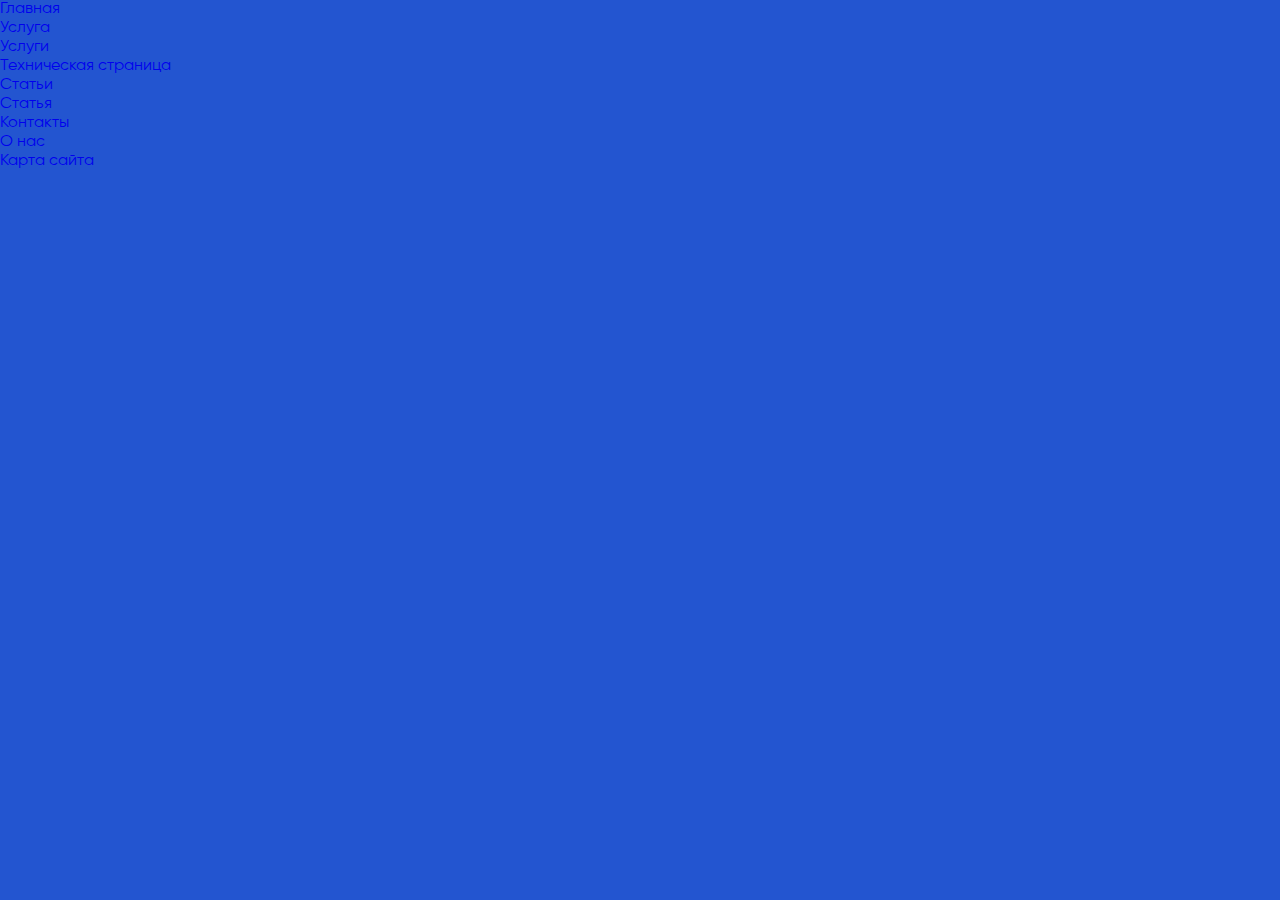
<file: index.html>
<!DOCTYPE html>
<html lang="ru">

<head>
    <meta charset="UTF-8">
    <meta name="viewport" content="width=device-width, initial-scale=1.0">
    <title>Главная</title>
    <link rel="stylesheet" href="https://cdn.jsdelivr.net/npm/swiper@10/swiper-bundle.min.css" />
    <link rel="stylesheet" href="css/style.css">

</head>

<body>
    <div>
        <a href="main.html">Главная</a>
    </div>
    <div>
        <a href="service.html">Услуга</a>
    </div>
    <div>
        <a href="services.html">Услуги</a>
    </div>
    <div>
        <a href="technical.html">Техническая страница</a>
    </div>
    <div>
        <a href="articles.html">Статьи</a>
    </div>
    <div>
        <a href="article-page.html">Статья</a>
    </div>
    <div>
        <a href="contacts.html">Контакты</a>
    </div>
    <div>
        <a href="about-us.html">О нас</a>
    </div>
    <div>
        <a href="site-map.html">Карта сайта</a>
    </div>

    <script src="https://cdn.jsdelivr.net/npm/swiper@10/swiper-bundle.min.js"></script>
    <script src="script.js"></script>
</body>

</html>
</file>
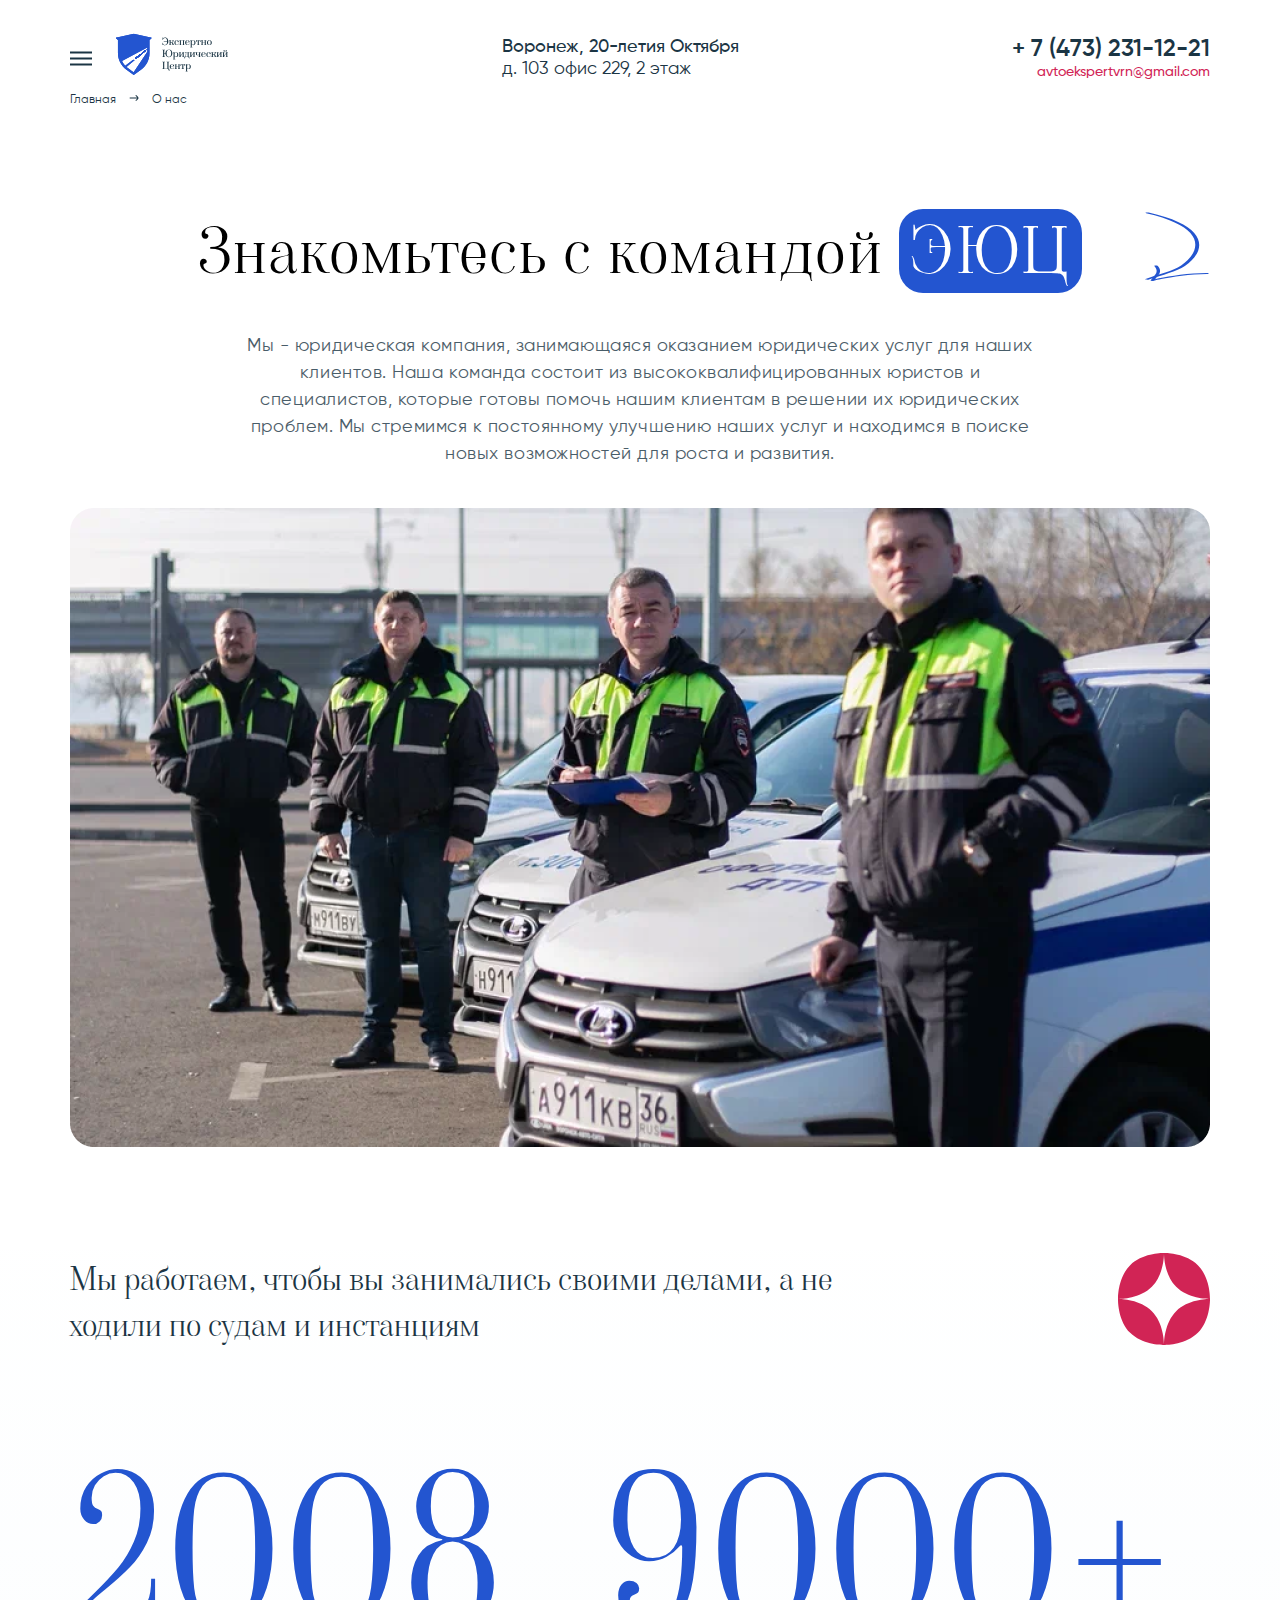
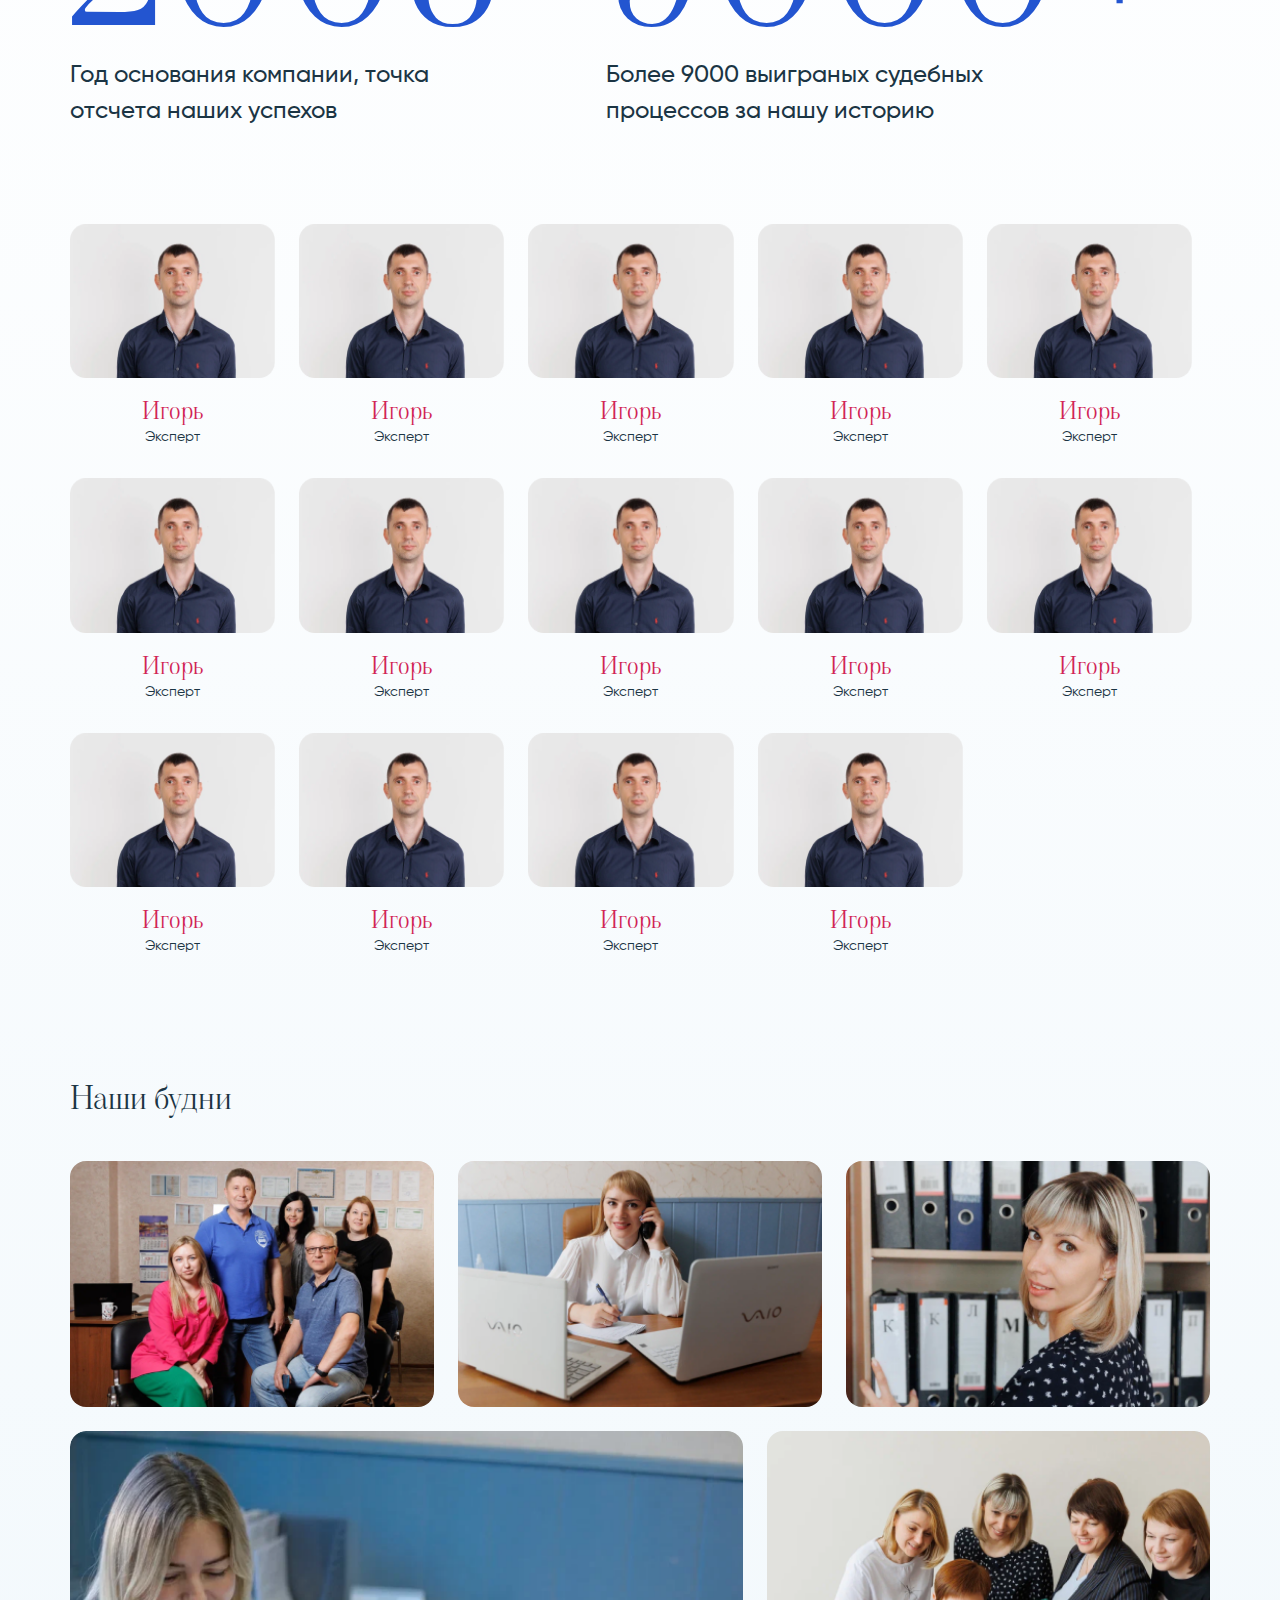
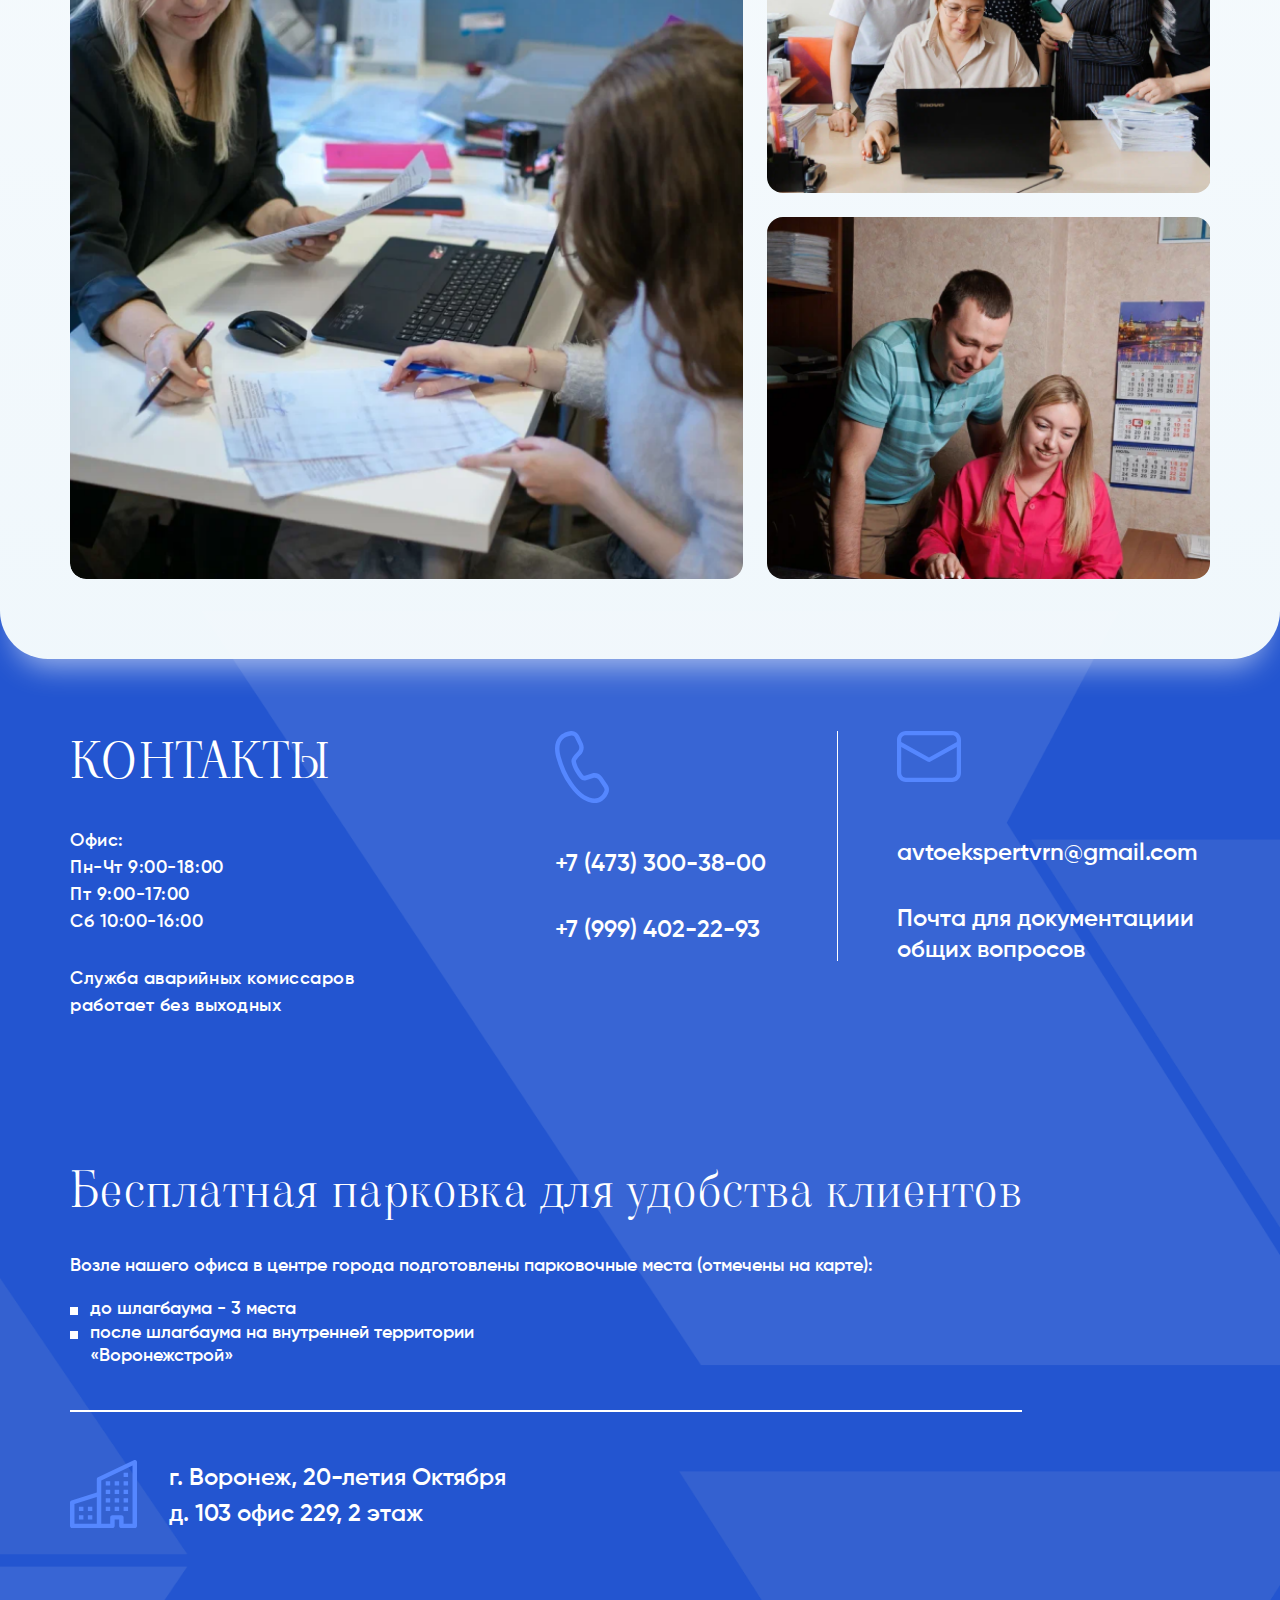
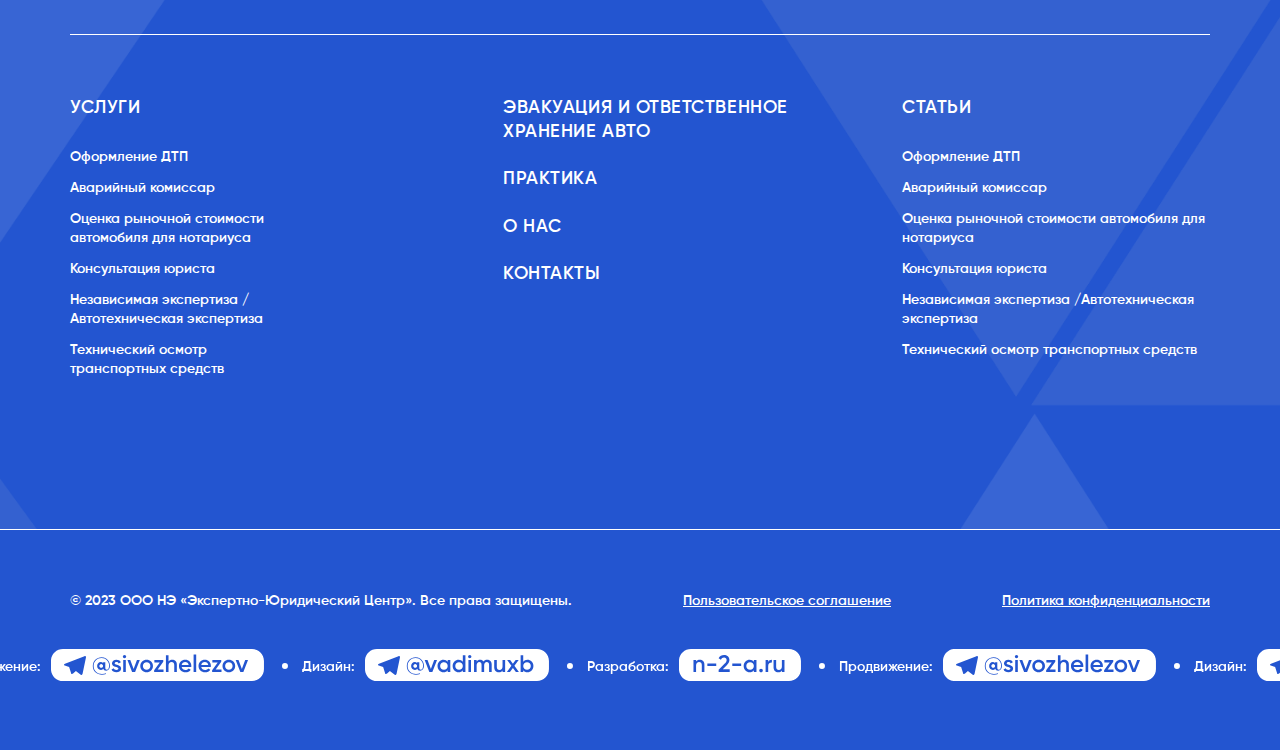
<file: about-us.html>
<!DOCTYPE html>
<html lang="ru">

<head>
    <meta charset="UTF-8">
    <meta name="viewport" content="width=device-width, initial-scale=1.0">
    <title>О нас</title>
    <link rel="stylesheet" href="https://cdn.jsdelivr.net/npm/swiper@10/swiper-bundle.min.css" />
    <link rel="stylesheet" href="css/style.css">

</head>

<body>
    <header class="header">
        <div class="container">
            <div class="header__inner">
                <div class="burger">
                    <svg xmlns="http://www.w3.org/2000/svg" width="22" height="15" viewBox="0 0 22 15" fill="none">
                        <path d="M0 0.5H22V2.5H0V0.5Z" fill="#1B3544" />
                        <path d="M0 6.5H22V8.5H0V6.5Z" fill="#1B3544" />
                        <path d="M0 12.5H22V14.5H0V12.5Z" fill="#1B3544" />
                    </svg>
                </div>
                <div class="logo">
                    <img src="img/logo.svg" alt="">
                </div>
                <div class="address">
                    <div>
                        <span>Воронеж, 20-летия Октября</span>
                        <span>д. 103 офис 229, 2 этаж</span>
                    </div>
                </div>
                <div class="links">
                    <a href="tel:+74732311221">+ 7 (473) 231-12-21</a>
                    <a href="mailto:avtoekspertvrn@gmail.com">avtoekspertvrn@gmail.com</a>
                </div>
            </div>
        </div>
    </header>

    <div class="breadcrumbs">
        <div class="container">
            <ul>
                <li><a href="main.html">Главная</a></li>
                <li class="left_arrow"><a href="about-us.html">О нас</a></li>
            </ul>
        </div>
    </div>

    <main class="main">
        <div class="about-us white-background bottom-radius">
            <div class="container">
                <h1 class="title">Знакомьтесь с командой <span>ЭЮЦ</span></h1>
                <p class="sub-text">Мы - юридическая компания, занимающаяся оказанием юридических
                    услуг для наших клиентов. Наша команда состоит из высококвалифицированных юристов и специалистов,
                    которые готовы помочь нашим клиентам в решении их юридических проблем. Мы стремимся к постоянному
                    улучшению наших услуг и находимся в поиске новых возможностей для роста и развития.</p>
                <div class="about-us-bunner">
                    <img src="img/banner-about-us.png" alt="">
                </div>
                <div class="subtitle">
                    <h4>Мы работаем, чтобы вы занимались своими делами, а не ходили по судам и инстанциям</h4>
                    <span>
                        <svg xmlns="http://www.w3.org/2000/svg" width="92" height="92" viewBox="0 0 92 92" fill="none">
                            <path fill-rule="evenodd" clip-rule="evenodd"
                                d="M91.9966 45.9966C91.9966 45.9966 92.5422 24.8596 79.8411 12.1587C67.1404 -0.541902 46.0034 0.00341026 46.0034 0.00341026C46.0034 0.00341026 46.0004 0.112277 46 0.319022C46 0.231707 45.9991 0.161855 45.9987 0.110275C45.9979 0.0397419 45.9966 0.00341026 45.9966 0.00341026C45.9966 0.00341026 24.8596 -0.541902 12.1587 12.1587C-0.541902 24.8596 0.00341026 45.9966 0.00341026 45.9966C0.00341026 45.9966 21.1406 46.5418 33.8411 33.8411C45.4501 22.2325 45.9928 3.57569 46 0.453359C46.0077 3.57569 46.5503 22.2325 58.1589 33.8411C70.8596 46.5418 91.9966 45.9966 91.9966 45.9966ZM12.1587 79.8411C-0.541902 67.1404 0.00341026 46.0034 0.00341026 46.0034C0.00341026 46.0034 21.1406 45.4582 33.8411 58.1589C45.4501 69.7675 45.9928 88.4243 46 91.5468C46.0077 88.4243 46.5503 69.7675 58.1589 58.1589C70.8596 45.4582 91.9966 46.0034 91.9966 46.0034C91.9966 46.0034 92.5422 67.1404 79.8411 79.8411C67.1404 92.5418 46.0034 91.9966 46.0034 91.9966C46.0034 91.9966 46.0004 91.8876 46 91.681C45.9996 91.8876 45.9966 91.9966 45.9966 91.9966C45.9966 91.9966 24.8596 92.5418 12.1587 79.8411Z"
                                fill="#D12455" />
                        </svg>
                    </span>
                </div>
                <div class="stats">
                    <div class="stats-item">
                        <span class="lg-text">2008</span>
                        <span class="sm-text">Год основания компании, точка отсчета наших успехов</span>
                    </div>
                    <div class="stats-item">
                        <span class="lg-text">9000+</span>
                        <span class="sm-text">Более 9000 выиграных судебных процессов за нашу историю </span>
                    </div>
                </div>

                <div class="staff">

                    <div class="staff-person">
                        <div class="image">
                            <img src="img/staff-person.png" alt="">
                        </div>
                        <div class="name">Игорь</div>
                        <div class="job-title">Эксперт</div>
                    </div>
                    <div class="staff-person">
                        <div class="image">
                            <img src="img/staff-person.png" alt="">
                        </div>
                        <div class="name">Игорь</div>
                        <div class="job-title">Эксперт</div>
                    </div>
                    <div class="staff-person">
                        <div class="image">
                            <img src="img/staff-person.png" alt="">
                        </div>
                        <div class="name">Игорь</div>
                        <div class="job-title">Эксперт</div>
                    </div>
                    <div class="staff-person">
                        <div class="image">
                            <img src="img/staff-person.png" alt="">
                        </div>
                        <div class="name">Игорь</div>
                        <div class="job-title">Эксперт</div>
                    </div>
                    <div class="staff-person">
                        <div class="image">
                            <img src="img/staff-person.png" alt="">
                        </div>
                        <div class="name">Игорь</div>
                        <div class="job-title">Эксперт</div>
                    </div>
                    <div class="staff-person">
                        <div class="image">
                            <img src="img/staff-person.png" alt="">
                        </div>
                        <div class="name">Игорь</div>
                        <div class="job-title">Эксперт</div>
                    </div>
                    <div class="staff-person">
                        <div class="image">
                            <img src="img/staff-person.png" alt="">
                        </div>
                        <div class="name">Игорь</div>
                        <div class="job-title">Эксперт</div>
                    </div>
                    <div class="staff-person">
                        <div class="image">
                            <img src="img/staff-person.png" alt="">
                        </div>
                        <div class="name">Игорь</div>
                        <div class="job-title">Эксперт</div>
                    </div>
                    <div class="staff-person">
                        <div class="image">
                            <img src="img/staff-person.png" alt="">
                        </div>
                        <div class="name">Игорь</div>
                        <div class="job-title">Эксперт</div>
                    </div>
                    <div class="staff-person">
                        <div class="image">
                            <img src="img/staff-person.png" alt="">
                        </div>
                        <div class="name">Игорь</div>
                        <div class="job-title">Эксперт</div>
                    </div>
                    <div class="staff-person">
                        <div class="image">
                            <img src="img/staff-person.png" alt="">
                        </div>
                        <div class="name">Игорь</div>
                        <div class="job-title">Эксперт</div>
                    </div>
                    <div class="staff-person">
                        <div class="image">
                            <img src="img/staff-person.png" alt="">
                        </div>
                        <div class="name">Игорь</div>
                        <div class="job-title">Эксперт</div>
                    </div>
                    <div class="staff-person">
                        <div class="image">
                            <img src="img/staff-person.png" alt="">
                        </div>
                        <div class="name">Игорь</div>
                        <div class="job-title">Эксперт</div>
                    </div>
                    <div class="staff-person">
                        <div class="image">
                            <img src="img/staff-person.png" alt="">
                        </div>
                        <div class="name">Игорь</div>
                        <div class="job-title">Эксперт</div>
                    </div>
                </div>

                <div class="our-work-days">
                    <h4>Наши будни</h4>
                    <div class="grid__block">
                        <div class="grid-item">
                            <img src="img/our-1.png" alt="">
                        </div>
                        <div class="grid-item">
                            <img src="img/our-2.png" alt="">
                        </div>
                        <div class="grid-item">
                            <img src="img/our-3.png" alt="">
                        </div>
                        <div class="grid-item">
                            <div class="grid-item-child">
                                <img src="img/our-4.png" alt="">
                            </div>
                            <div class="grid-item-child">
                                <img src="img/our-5.png" alt="">
                            </div>
                            <div class="grid-item-child">
                                <img src="img/our-6.png" alt="">
                            </div>
                        </div>
                    </div>
                </div>
            </div>
        </div>
    </main>

    <footer class="footer">
        <div class="container">
            <div class="contacts">
                <div class="contacts__item">
                    <h2>Контакты</h2>
                    <div class="schedule">
                        <span>Офис:</span>
                        <ul>
                            <li>Пн-Чт 9:00-18:00</li>
                            <li>Пт 9:00-17:00</li>
                            <li>Сб 10:00-16:00</li>
                        </ul>
                        <span class="warning__block">
                            Служба аварийных комиссаров работает без выходных
                        </span>
                    </div>
                </div>
                <div class="contacts__item">
                    <span class="contacts__item-icon">
                        <svg xmlns="http://www.w3.org/2000/svg" width="54" height="72" viewBox="0 0 54 72" fill="none">
                            <g clip-path="url(#clip0_1108_1055)">
                                <path
                                    d="M15.9305 0.0724149C19.5955 -0.442414 22.6749 1.85463 24.1322 4.84073L27.719 12.1902C29.709 16.2678 28.5668 21.0511 25.5486 24.0622C23.7685 25.8381 21.9782 27.8676 20.9389 29.6581C20.8822 29.7557 20.8477 29.9007 20.8795 30.0777C21.8387 35.4084 25.3658 40.677 28.5113 44.4536C28.7925 44.7913 29.287 44.9571 29.7981 44.7934L36.8666 42.53C40.7752 41.2785 45.0236 42.7831 47.3437 46.2406L52.4595 53.8645C53.8473 55.9327 54.548 58.7397 53.485 61.4375C52.5355 63.8472 50.698 67.3252 47.3572 69.6362C43.8902 72.0344 39.1405 72.9454 32.9269 70.7619C25.983 68.3217 19.4223 62.1997 13.9829 54.3692C8.51106 46.492 4.00753 36.6508 1.27581 26.3898C-1.30385 16.7 0.255281 10.1804 3.92066 5.97911C7.45708 1.92568 12.5252 0.550774 15.9305 0.0724149ZM20.1562 6.87797C19.345 5.21574 17.8945 4.39408 16.5343 4.58515C13.5097 5.01002 9.72195 6.16414 7.23486 9.01484C4.87672 11.7177 3.24469 16.4773 5.56452 25.1911C8.16839 34.9719 12.4573 44.3178 17.6047 51.728C22.7845 59.1849 28.67 64.4506 34.369 66.4533C39.4447 68.237 42.7085 67.3561 44.8698 65.861C47.1574 64.2786 48.5632 61.7616 49.3629 59.7322C49.7294 58.8019 49.572 57.6011 48.7964 56.4452L43.6806 48.8213C42.4653 47.0102 40.24 46.2221 38.1926 46.8777L31.1241 49.141C29.0122 49.8172 26.6325 49.2146 25.1298 47.4104C21.8564 43.4802 17.6862 37.4529 16.5078 30.9035C16.2926 29.7076 16.4784 28.4319 17.1182 27.3296C18.4652 25.0092 20.5995 22.6422 22.4475 20.7986C24.2525 18.998 24.7638 16.3191 23.743 14.2274L20.1562 6.87797Z"
                                    fill="#5587FF" />
                            </g>
                            <defs>
                                <clipPath id="clip0_1108_1055">
                                    <rect width="54" height="72" fill="white" />
                                </clipPath>
                            </defs>
                        </svg>
                    </span>
                    <ul>
                        <li><a href="#:tel+74733003800">+7 (473) 300-38-00</a></li>
                        <li><a href="#" class="watsapp">+7 (999) 402-22-93 </a></li>
                    </ul>
                </div>
                <div class="contacts__item">
                    <span class="contacts__item-icon">
                        <svg xmlns="http://www.w3.org/2000/svg" width="64" height="51" viewBox="0 0 64 51" fill="none">
                            <g clip-path="url(#clip0_1108_1065)">
                                <path
                                    d="M55.1579 0C60.0413 0 64 3.99586 64 8.925V42.075C64 47.0041 60.0413 51 55.1579 51H8.8421C3.95875 51 0 47.0041 0 42.075V8.925C0 3.99586 3.95875 0 8.8421 0H55.1579ZM59.7895 15.8967L33.0146 30.762C32.453 31.0737 31.7857 31.1083 31.2006 30.8659L30.9854 30.762L4.21053 15.8967V42.075C4.21053 44.6569 6.28415 46.75 8.8421 46.75H55.1579C57.7158 46.75 59.7895 44.6569 59.7895 42.075V15.8967ZM55.1579 4.25H8.8421C6.28415 4.25 4.21053 6.34307 4.21053 8.925V11.0483L32 26.4748L59.7895 11.0466V8.925C59.7895 6.34307 57.7158 4.25 55.1579 4.25Z"
                                    fill="#5587FF" />
                            </g>
                            <defs>
                                <clipPath id="clip0_1108_1065">
                                    <rect width="64" height="51" fill="white" />
                                </clipPath>
                            </defs>
                        </svg>
                    </span>
                    <ul>
                        <li><a href="#mail:avtoekspertvrn@gmail.com">avtoekspertvrn@gmail.com</a></li>
                        <li class="list-text">
                            Почта для документациии общих вопросов
                        </li>
                    </ul>
                </div>

            </div>

            <div class="map__block">
                <div class="content">
                    <h3>Бесплатная парковка для удобства клиентов</h3>
                    <span class="text">Возле нашего офиса в центре города подготовлены парковочные места (отмечены на
                        карте):</span>
                    <ul>
                        <li>до шлагбаума - 3 места</li>
                        <li>после шлагбаума на внутренней территории «Воронежстрой»</li>
                    </ul>
                    <div class="line"></div>
                    <div class="address">
                        <span class="image">
                            <svg xmlns="http://www.w3.org/2000/svg" width="67" height="68" viewBox="0 0 67 68"
                                fill="none">
                                <g clip-path="url(#clip0_1108_1489)">
                                    <path fill-rule="evenodd" clip-rule="evenodd"
                                        d="M65.9414 0.318255C66.5992 0.705326 66.9996 1.38864 67 2.12452V65.875C67 67.0486 66.0001 68 64.7667 68H51.3667C50.1332 68 49.1333 67.0486 49.1333 65.875V59.4999H44.6667V65.875C44.6667 67.0486 43.6668 68 42.4333 68H2.23333C0.999897 68 0 67.0486 0 65.875V42.4998C0.000729518 41.5856 0.615968 40.7742 1.5276 40.4853L26.8 32.4697V19.1246C26.8 18.3204 27.2772 17.5852 28.0328 17.2249L63.7661 0.224754C64.4592 -0.105306 65.2825 -0.0699169 65.9414 0.318255ZM26.8 36.9493L4.46667 44.0298V63.75H26.8V36.9493ZM31.2667 63.75H40.2V57.3749C40.2 56.2013 41.1999 55.2499 42.4333 55.2499H51.3667C52.6001 55.2499 53.6 56.2013 53.6 57.3749V63.75H62.5333V5.56279L31.2667 20.4379V63.75ZM8.93333 46.7498H13.4V50.9999H8.93333V46.7498ZM17.8667 46.7498H22.3333V50.9999H17.8667V46.7498ZM8.93333 55.2499H13.4V59.4999H8.93333V55.2499ZM17.8667 55.2499H22.3333V59.4999H17.8667V55.2499ZM35.7333 38.2498H40.2V42.4998H35.7333V38.2498ZM44.6667 38.2498H49.1333V42.4998H44.6667V38.2498ZM35.7333 46.7498H40.2V50.9999H35.7333V46.7498ZM44.6667 46.7498H49.1333V50.9999H44.6667V46.7498ZM53.6 38.2498H58.0667V42.4998H53.6V38.2498ZM53.6 46.7498H58.0667V50.9999H53.6V46.7498ZM35.7333 29.7497H40.2V33.9998H35.7333V29.7497ZM44.6667 29.7497H49.1333V33.9998H44.6667V29.7497ZM53.6 29.7497H58.0667V33.9998H53.6V29.7497ZM35.7333 21.2497H40.2V25.4997H35.7333V21.2497ZM44.6667 21.2497H49.1333V25.4997H44.6667V21.2497ZM53.6 21.2497H58.0667V25.4997H53.6V21.2497ZM53.6 12.7496H58.0667V16.9996H53.6V12.7496Z"
                                        fill="#5587FF" />
                                </g>
                                <defs>
                                    <clipPath id="clip0_1108_1489">
                                        <rect width="67" height="68" fill="white" />
                                    </clipPath>
                                </defs>
                            </svg>
                        </span>
                        <span class="text">
                            г. Воронеж, 20-летия Октября д. 103 офис 229, 2 этаж
                        </span>
                    </div>
                </div>
                <div class="map">
                    <div style="position:relative;overflow:hidden;"><a
                            href="https://yandex.ru/maps/193/voronezh/?utm_medium=mapframe&utm_source=maps"
                            style="color:#eee;font-size:12px;position:absolute;top:0px;">Воронеж</a><a
                            href="https://yandex.ru/maps/193/voronezh/house/ulitsa_20_letiya_oktyabrya_103/Z0AYdw5gS0UPQFtrfXp0c3pjYg==/?ll=39.190208%2C51.652606&utm_medium=mapframe&utm_source=maps&z=17.07"
                            style="color:#eee;font-size:12px;position:absolute;top:14px;">Улица 20-летия Октября, 103 —
                            Яндекс Карты</a><iframe
                            src="https://yandex.ru/map-widget/v1/?ll=39.190208%2C51.652606&mode=search&ol=geo&ouri=ymapsbm1%3A%2F%2Fgeo%3Fdata%3DCgg1Nzg2OTcwMRJK0KDQvtGB0YHQuNGPLCDQktC-0YDQvtC90LXQtiwg0YPQu9C40YbQsCAyMC3Qu9C10YLQuNGPINCe0LrRgtGP0LHRgNGPLCAxMDMiCg3GwhxCFUWcTkI%2C&z=17.07"
                            width="100%" height="100%" frameborder="1" allowfullscreen="true"
                            style="position:relative;"></iframe></div>
                </div>
            </div>

            <div class="links__block">
                <div class="line"></div>
                <div class="link__lists">
                    <div class="list__wrapper">
                        <span class="list-title">Услуги</span>
                        <ul class="list">
                            <li><a href="#">Оформление ДТП</a></li>
                            <li><a href="#">Аварийный комиссар</a></li>
                            <li><a href="#">Оценка рыночной стоимости автомобиля для нотариуса</a></li>
                            <li><a href="#">Консультация юриста</a></li>
                            <li><a href="#">Независимая экспертиза
                                    /Автотехническая экспертиза</a></li>
                            <li><a href="#">Технический осмотр транспортных средств</a></li>
                        </ul>
                    </div>
                    <div class="list__wrapper">
                        <span class="list-link">Эвакуация и ответственное хранение авто</span>
                        <span class="list-link">Практика</span>
                        <span class="list-link">О нас</span>
                        <span class="list-link">Контакты</span>

                    </div>
                    <div class="list__wrapper">
                        <span class="list-title">Статьи</span>
                        <ul class="list">
                            <li><a href="#">Оформление ДТП</a></li>
                            <li><a href="#">Аварийный комиссар</a></li>
                            <li><a href="#">Оценка рыночной стоимости автомобиля для нотариуса</a></li>
                            <li><a href="#">Консультация юриста</a></li>
                            <li><a href="#">Независимая экспертиза
                                    /Автотехническая экспертиза</a></li>
                            <li><a href="#">Технический осмотр транспортных средств</a></li>
                        </ul>
                    </div>
                </div>
            </div>
        </div>
        <div class="footer__bottom">
            <div class="line"></div>
            <div class="links">
                <p>© 2023 ООО НЭ «Экспертно-Юридический Центр». Все права защищены.</p>
                <a href="#">Пользовательское соглашение</a>
                <a href="#">Политика конфиденциальности</a>
            </div>

            <marquee behavior="alternate" direction="right">
                <div class="ticker">
                    <div class="item">
                        <span>Разработка:</span>
                        <div class="white__block">
                            <svg xmlns="http://www.w3.org/2000/svg" width="122" height="32" viewBox="0 0 122 32"
                                fill="none">
                                <path fill-rule="evenodd" clip-rule="evenodd"
                                    d="M12 0C5.37258 0 0 5.37258 0 12V20C0 26.6274 5.37258 32 12 32H110C116.627 32 122 26.6274 122 20V12C122 5.37258 116.627 0 110 0H12ZM24.16 12.008C23.312 11.128 22.2 10.688 20.824 10.688C19.128 10.688 17.888 11.304 17.104 12.536V11H14.512V23H17.104V16.568C17.104 15.4 17.384 14.536 17.944 13.976C18.504 13.4 19.24 13.112 20.152 13.112C20.984 13.112 21.64 13.352 22.12 13.832C22.6 14.312 22.84 15 22.84 15.896V23H25.432V15.632C25.432 14.096 25.008 12.888 24.16 12.008ZM28.3909 14.456V16.952H37.2709V14.456H28.3909ZM39.6893 20.84V23H50.7533V20.336H43.7933L47.5853 16.544C49.4893 14.608 50.4413 12.784 50.4413 11.072C50.4413 9.472 49.9133 8.208 48.8573 7.28C47.8013 6.352 46.5373 5.888 45.0653 5.888C43.8973 5.888 42.8333 6.176 41.8733 6.752C40.9133 7.328 40.1693 8.176 39.6413 9.296L41.9693 10.664C42.6413 9.272 43.6813 8.576 45.0893 8.576C45.8413 8.576 46.4573 8.808 46.9373 9.272C47.4333 9.72 47.6813 10.352 47.6813 11.168C47.6813 12.208 46.9693 13.44 45.5453 14.864L39.6893 20.84ZM53.3284 14.456V16.952H62.2084V14.456H53.3284ZM77.4908 11H74.8988V12.704C73.9228 11.36 72.5228 10.688 70.6988 10.688C69.0508 10.688 67.6428 11.296 66.4748 12.512C65.3068 13.728 64.7228 15.224 64.7228 17C64.7228 18.76 65.3068 20.256 66.4748 21.488C67.6428 22.704 69.0508 23.312 70.6988 23.312C72.5228 23.312 73.9228 22.632 74.8988 21.272V23H77.4908V11ZM71.1068 20.84C70.0188 20.84 69.1148 20.48 68.3948 19.76C67.6748 19.024 67.3148 18.104 67.3148 17C67.3148 15.896 67.6748 14.984 68.3948 14.264C69.1148 13.528 70.0188 13.16 71.1068 13.16C72.1948 13.16 73.0988 13.528 73.8188 14.264C74.5388 14.984 74.8988 15.896 74.8988 17C74.8988 18.104 74.5388 19.024 73.8188 19.76C73.0988 20.48 72.1948 20.84 71.1068 20.84ZM82.072 23.288C82.568 23.288 82.992 23.112 83.344 22.76C83.696 22.408 83.872 21.984 83.872 21.488C83.872 20.992 83.696 20.568 83.344 20.216C82.992 19.864 82.568 19.688 82.072 19.688C81.56 19.688 81.128 19.864 80.776 20.216C80.44 20.568 80.272 20.992 80.272 21.488C80.272 21.984 80.448 22.408 80.8 22.76C81.152 23.112 81.576 23.288 82.072 23.288ZM92.9172 10.784C91.1092 10.784 89.8772 11.528 89.2212 13.016V11H86.6292V23H89.2212V16.952C89.2212 15.72 89.5892 14.84 90.3252 14.312C91.0612 13.768 91.9252 13.528 92.9172 13.592V10.784ZM105.512 11H102.92V17.432C102.92 18.6 102.64 19.472 102.08 20.048C101.52 20.608 100.784 20.888 99.8723 20.888C99.0403 20.888 98.3843 20.648 97.9043 20.168C97.4243 19.688 97.1843 19 97.1843 18.104V11H94.5923V18.368C94.5923 19.904 95.0163 21.112 95.8643 21.992C96.7123 22.872 97.8243 23.312 99.2003 23.312C100.896 23.312 102.136 22.696 102.92 21.464V23H105.512V11Z"
                                    fill="white" />
                            </svg>
                        </div>
                    </div>
                    <div class="item">
                        <span>Продвижение:</span>
                        <div class="white__block">
                            <svg xmlns="http://www.w3.org/2000/svg" width="213" height="32" viewBox="0 0 213 32"
                                fill="none">
                                <path fill-rule="evenodd" clip-rule="evenodd"
                                    d="M0 12C0 5.37258 5.37258 0 12 0H201C207.627 0 213 5.37258 213 12V20C213 26.6274 207.627 32 201 32H12C5.37258 32 0 26.6274 0 20V12ZM50.576 8.312C52.272 8.312 53.776 8.728 55.088 9.56C56.4 10.376 57.376 11.4 58.016 12.632C58.656 13.864 58.976 15.16 58.976 16.52C58.976 18.2 58.624 19.48 57.92 20.36C57.216 21.24 56.336 21.68 55.28 21.68C53.696 21.68 52.696 21.024 52.28 19.712C51.672 20.496 50.848 20.888 49.808 20.888C48.752 20.888 47.88 20.52 47.192 19.784C46.504 19.032 46.16 18.104 46.16 17C46.16 15.88 46.504 14.952 47.192 14.216C47.88 13.464 48.752 13.088 49.808 13.088C50.736 13.088 51.504 13.408 52.112 14.048V13.328H54.32V18.752C54.32 20.048 54.808 20.696 55.784 20.696C56.472 20.696 57.032 20.352 57.464 19.664C57.912 18.96 58.136 17.912 58.136 16.52C58.136 14.408 57.408 12.64 55.952 11.216C54.512 9.792 52.72 9.08 50.576 9.08C48.384 9.08 46.52 9.84 44.984 11.36C43.448 12.88 42.68 14.76 42.68 17C42.68 19.288 43.464 21.184 45.032 22.688C46.616 24.176 48.608 24.92 51.008 24.92C52.528 24.92 53.864 24.712 55.016 24.296V25.112C53.832 25.496 52.496 25.688 51.008 25.688C48.384 25.688 46.2 24.864 44.456 23.216C42.712 21.584 41.84 19.512 41.84 17C41.84 14.584 42.672 12.536 44.336 10.856C46.016 9.16 48.096 8.312 50.576 8.312ZM50.264 18.872C50.792 18.872 51.232 18.704 51.584 18.368C51.936 18.016 52.112 17.56 52.112 17C52.112 16.44 51.936 15.984 51.584 15.632C51.232 15.28 50.792 15.104 50.264 15.104C49.72 15.104 49.272 15.28 48.92 15.632C48.568 15.984 48.392 16.44 48.392 17C48.392 17.56 48.568 18.016 48.92 18.368C49.272 18.704 49.72 18.872 50.264 18.872ZM63.6603 14.312C63.6603 14.712 63.8763 15.032 64.3083 15.272C64.7563 15.496 65.2923 15.696 65.9163 15.872C66.5563 16.032 67.1963 16.224 67.8363 16.448C68.4763 16.672 69.0123 17.056 69.4443 17.6C69.8923 18.128 70.1163 18.8 70.1163 19.616C70.1163 20.768 69.6683 21.672 68.7723 22.328C67.8923 22.984 66.7803 23.312 65.4363 23.312C64.2523 23.312 63.2363 23.064 62.3883 22.568C61.5403 22.072 60.9243 21.384 60.5403 20.504L62.7723 19.208C63.1883 20.36 64.0763 20.936 65.4363 20.936C66.7963 20.936 67.4763 20.488 67.4763 19.592C67.4763 19.208 67.2523 18.896 66.8043 18.656C66.3723 18.416 65.8363 18.216 65.1963 18.056C64.5723 17.88 63.9403 17.68 63.3003 17.456C62.6603 17.232 62.1163 16.864 61.6683 16.352C61.2363 15.824 61.0203 15.16 61.0203 14.36C61.0203 13.256 61.4363 12.368 62.2683 11.696C63.1163 11.024 64.1643 10.688 65.4123 10.688C66.4043 10.688 67.2843 10.912 68.0523 11.36C68.8363 11.792 69.4363 12.4 69.8523 13.184L67.6683 14.408C67.2523 13.496 66.5003 13.04 65.4123 13.04C64.9163 13.04 64.5003 13.152 64.1643 13.376C63.8283 13.584 63.6603 13.896 63.6603 14.312ZM74.7022 8.72C74.3822 9.04 73.9982 9.2 73.5502 9.2C73.1022 9.2 72.7102 9.04 72.3742 8.72C72.0542 8.384 71.8942 7.992 71.8942 7.544C71.8942 7.096 72.0542 6.712 72.3742 6.392C72.6942 6.056 73.0862 5.888 73.5502 5.888C74.0142 5.888 74.4062 6.056 74.7262 6.392C75.0462 6.712 75.2062 7.096 75.2062 7.544C75.2062 7.992 75.0382 8.384 74.7022 8.72ZM85.9918 11H88.8238L84.1438 23H81.1438L76.4638 11H79.2958L82.6557 20.12L85.9918 11ZM95.6604 23.312C93.9004 23.312 92.4044 22.704 91.1724 21.488C89.9404 20.272 89.3244 18.776 89.3244 17C89.3244 15.224 89.9404 13.728 91.1724 12.512C92.4044 11.296 93.9004 10.688 95.6604 10.688C97.4364 10.688 98.9324 11.296 100.148 12.512C101.38 13.728 101.996 15.224 101.996 17C101.996 18.776 101.38 20.272 100.148 21.488C98.9324 22.704 97.4364 23.312 95.6604 23.312ZM92.9964 19.712C93.7164 20.432 94.6044 20.792 95.6604 20.792C96.7164 20.792 97.6044 20.432 98.3244 19.712C99.0444 18.992 99.4044 18.088 99.4044 17C99.4044 15.912 99.0444 15.008 98.3244 14.288C97.6044 13.568 96.7164 13.208 95.6604 13.208C94.6044 13.208 93.7164 13.568 92.9964 14.288C92.2764 15.008 91.9164 15.912 91.9164 17C91.9164 18.088 92.2764 18.992 92.9964 19.712ZM106.71 20.552H112.542V23H103.182V21.272L108.798 13.448H103.422V11H112.302V12.728L106.71 20.552ZM121.269 10.688C122.645 10.688 123.757 11.128 124.605 12.008C125.453 12.888 125.877 14.096 125.877 15.632V23H123.285V15.896C123.285 15 123.045 14.312 122.565 13.832C122.085 13.352 121.429 13.112 120.597 13.112C119.685 13.112 118.949 13.4 118.389 13.976C117.829 14.536 117.549 15.4 117.549 16.568V23H114.957V6.2H117.549V12.536C118.333 11.304 119.573 10.688 121.269 10.688ZM130.708 18.104C130.9 19.016 131.34 19.72 132.028 20.216C132.716 20.696 133.556 20.936 134.548 20.936C135.924 20.936 136.956 20.44 137.644 19.448L139.78 20.696C138.596 22.44 136.844 23.312 134.524 23.312C132.572 23.312 130.996 22.72 129.796 21.536C128.596 20.336 127.996 18.824 127.996 17C127.996 15.208 128.588 13.712 129.772 12.512C130.956 11.296 132.476 10.688 134.332 10.688C136.092 10.688 137.532 11.304 138.652 12.536C139.788 13.768 140.356 15.264 140.356 17.024C140.356 17.296 140.324 17.656 140.26 18.104H130.708ZM72.2542 11H74.8462V23H72.2542V11ZM130.684 15.992H137.74C137.564 15.016 137.156 14.28 136.516 13.784C135.892 13.288 135.156 13.04 134.308 13.04C133.348 13.04 132.548 13.304 131.908 13.832C131.268 14.36 130.86 15.08 130.684 15.992ZM142.637 23V5.48H145.229V23H142.637ZM150.279 18.104C150.471 19.016 150.911 19.72 151.599 20.216C152.287 20.696 153.127 20.936 154.119 20.936C155.495 20.936 156.527 20.44 157.215 19.448L159.351 20.696C158.167 22.44 156.415 23.312 154.095 23.312C152.143 23.312 150.567 22.72 149.367 21.536C148.167 20.336 147.567 18.824 147.567 17C147.567 15.208 148.159 13.712 149.343 12.512C150.527 11.296 152.047 10.688 153.903 10.688C155.663 10.688 157.103 11.304 158.223 12.536C159.359 13.768 159.927 15.264 159.927 17.024C159.927 17.296 159.895 17.656 159.831 18.104H150.279ZM150.255 15.992H157.311C157.135 15.016 156.727 14.28 156.087 13.784C155.463 13.288 154.727 13.04 153.879 13.04C152.919 13.04 152.119 13.304 151.479 13.832C150.839 14.36 150.431 15.08 150.255 15.992ZM164.694 20.552H170.526V23H161.166V21.272L166.782 13.448H161.406V11H170.286V12.728L164.694 20.552ZM177.879 23.312C176.119 23.312 174.623 22.704 173.391 21.488C172.159 20.272 171.543 18.776 171.543 17C171.543 15.224 172.159 13.728 173.391 12.512C174.623 11.296 176.119 10.688 177.879 10.688C179.655 10.688 181.151 11.296 182.367 12.512C183.599 13.728 184.215 15.224 184.215 17C184.215 18.776 183.599 20.272 182.367 21.488C181.151 22.704 179.655 23.312 177.879 23.312ZM175.215 19.712C175.935 20.432 176.823 20.792 177.879 20.792C178.935 20.792 179.823 20.432 180.543 19.712C181.263 18.992 181.623 18.088 181.623 17C181.623 15.912 181.263 15.008 180.543 14.288C179.823 13.568 178.935 13.208 177.879 13.208C176.823 13.208 175.935 13.568 175.215 14.288C174.495 15.008 174.135 15.912 174.135 17C174.135 18.088 174.495 18.992 175.215 19.712ZM194.226 11H197.058L192.378 23H189.378L184.698 11H187.53L190.89 20.12L194.226 11ZM20.1979 24.4504C20.3091 24.8388 20.3553 25 20.9091 25L21.0097 24.8693L21 25C21.5306 25 21.7731 24.7878 22.0662 24.5313L22.0909 24.5097L24.9118 22.044L29.7717 25.7412C30.7021 26.2698 31.3736 25.9961 31.6053 24.8518L34.924 8.7485C35.2638 7.34581 34.4048 6.70962 33.5147 7.12569L14.0272 14.863C12.697 15.4124 12.7048 16.1766 13.7847 16.5171L18.1815 17.9301L20.0786 24.0749C20.1314 24.2184 20.1671 24.3431 20.1979 24.4504ZM24.3407 21.6096L23.8231 21.2158L23.7616 21.2957L24.3407 21.6096Z"
                                    fill="white" />
                            </svg>
                        </div>
                    </div>
                    <div class="item">
                        <span>Дизайн:</span>
                        <div class="white__block">
                            <svg xmlns="http://www.w3.org/2000/svg" width="184" height="32" viewBox="0 0 184 32"
                                fill="none">
                                <path fill-rule="evenodd" clip-rule="evenodd"
                                    d="M0 12C0 5.37258 5.37258 0 12 0H172C178.627 0 184 5.37258 184 12V20C184 26.6274 178.627 32 172 32H12C5.37258 32 0 26.6274 0 20V12ZM50.576 8.312C52.272 8.312 53.776 8.728 55.088 9.56C56.4 10.376 57.376 11.4 58.016 12.632C58.656 13.864 58.976 15.16 58.976 16.52C58.976 18.2 58.624 19.48 57.92 20.36C57.216 21.24 56.336 21.68 55.28 21.68C53.696 21.68 52.696 21.024 52.28 19.712C51.672 20.496 50.848 20.888 49.808 20.888C48.752 20.888 47.88 20.52 47.192 19.784C46.504 19.032 46.16 18.104 46.16 17C46.16 15.88 46.504 14.952 47.192 14.216C47.88 13.464 48.752 13.088 49.808 13.088C50.736 13.088 51.504 13.408 52.112 14.048V13.328H54.32V18.752C54.32 20.048 54.808 20.696 55.784 20.696C56.472 20.696 57.032 20.352 57.464 19.664C57.912 18.96 58.136 17.912 58.136 16.52C58.136 14.408 57.408 12.64 55.952 11.216C54.512 9.792 52.72 9.08 50.576 9.08C48.384 9.08 46.52 9.84 44.984 11.36C43.448 12.88 42.68 14.76 42.68 17C42.68 19.288 43.464 21.184 45.032 22.688C46.616 24.176 48.608 24.92 51.008 24.92C52.528 24.92 53.864 24.712 55.016 24.296V25.112C53.832 25.496 52.496 25.688 51.008 25.688C48.384 25.688 46.2 24.864 44.456 23.216C42.712 21.584 41.84 19.512 41.84 17C41.84 14.584 42.672 12.536 44.336 10.856C46.016 9.16 48.096 8.312 50.576 8.312ZM50.264 18.872C50.792 18.872 51.232 18.704 51.584 18.368C51.936 18.016 52.112 17.56 52.112 17C52.112 16.44 51.936 15.984 51.584 15.632C51.232 15.28 50.792 15.104 50.264 15.104C49.72 15.104 49.272 15.28 48.92 15.632C48.568 15.984 48.392 16.44 48.392 17C48.392 17.56 48.568 18.016 48.92 18.368C49.272 18.704 49.72 18.872 50.264 18.872ZM69.2339 11H72.0659L67.3859 23H64.3859L59.7059 11H62.5379L65.8979 20.12L69.2339 11ZM82.7426 11H85.3346V23H82.7426V21.272C81.7666 22.632 80.3666 23.312 78.5426 23.312C76.8946 23.312 75.4866 22.704 74.3186 21.488C73.1506 20.256 72.5666 18.76 72.5666 17C72.5666 15.224 73.1506 13.728 74.3186 12.512C75.4866 11.296 76.8946 10.688 78.5426 10.688C80.3666 10.688 81.7666 11.36 82.7426 12.704V11ZM76.2386 19.76C76.9586 20.48 77.8626 20.84 78.9506 20.84C80.0386 20.84 80.9426 20.48 81.6626 19.76C82.3826 19.024 82.7426 18.104 82.7426 17C82.7426 15.896 82.3826 14.984 81.6626 14.264C80.9426 13.528 80.0386 13.16 78.9506 13.16C77.8626 13.16 76.9586 13.528 76.2386 14.264C75.5186 14.984 75.1586 15.896 75.1586 17C75.1586 18.104 75.5186 19.024 76.2386 19.76ZM97.8597 6.2H100.452V23H97.8597V21.272C96.8838 22.632 95.4837 23.312 93.6598 23.312C92.0117 23.312 90.6038 22.704 89.4358 21.488C88.2678 20.256 87.6837 18.76 87.6837 17C87.6837 15.224 88.2678 13.728 89.4358 12.512C90.6038 11.296 92.0117 10.688 93.6598 10.688C95.4837 10.688 96.8838 11.36 97.8597 12.704V6.2ZM91.3558 19.76C92.0758 20.48 92.9798 20.84 94.0677 20.84C95.1558 20.84 96.0598 20.48 96.7798 19.76C97.4997 19.024 97.8597 18.104 97.8597 17C97.8597 15.896 97.4997 14.984 96.7798 14.264C96.0598 13.528 95.1558 13.16 94.0677 13.16C92.9798 13.16 92.0758 13.528 91.3558 14.264C90.6357 14.984 90.2757 15.896 90.2757 17C90.2757 18.104 90.6357 19.024 91.3558 19.76ZM105.921 8.72C105.601 9.04 105.217 9.2 104.769 9.2C104.321 9.2 103.929 9.04 103.593 8.72C103.273 8.384 103.113 7.992 103.113 7.544C103.113 7.096 103.273 6.712 103.593 6.392C103.913 6.056 104.305 5.888 104.769 5.888C105.233 5.888 105.625 6.056 105.945 6.392C106.265 6.712 106.425 7.096 106.425 7.544C106.425 7.992 106.257 8.384 105.921 8.72ZM122.178 10.688C123.538 10.688 124.634 11.128 125.466 12.008C126.299 12.888 126.715 14.072 126.715 15.56V23H124.122V15.728C124.122 14.896 123.915 14.256 123.499 13.808C123.083 13.344 122.515 13.112 121.795 13.112C120.994 13.112 120.354 13.376 119.874 13.904C119.41 14.432 119.178 15.224 119.178 16.28V23H116.587V15.728C116.587 14.896 116.386 14.256 115.987 13.808C115.603 13.344 115.05 13.112 114.33 13.112C113.547 13.112 112.907 13.384 112.41 13.928C111.914 14.456 111.667 15.24 111.667 16.28V23H109.075V11H111.667V12.44C112.435 11.272 113.578 10.688 115.099 10.688C116.634 10.688 117.771 11.32 118.507 12.584C119.307 11.32 120.531 10.688 122.178 10.688ZM137.577 11H140.169V23H137.577V21.464C136.793 22.696 135.553 23.312 133.857 23.312C132.481 23.312 131.369 22.872 130.521 21.992C129.673 21.112 129.249 19.904 129.249 18.368V11H131.841V18.104C131.841 19 132.081 19.688 132.561 20.168C133.041 20.648 133.697 20.888 134.529 20.888C135.441 20.888 136.177 20.608 136.737 20.048C137.297 19.472 137.577 18.6 137.577 17.432V11ZM153.928 23H150.928L147.952 18.896L144.952 23H141.928L146.439 16.832L142.167 11H145.167L147.928 14.792L150.688 11H153.712L149.439 16.856L153.928 23ZM162.46 10.688C164.108 10.688 165.516 11.296 166.684 12.512C167.852 13.728 168.436 15.224 168.436 17C168.436 18.76 167.852 20.256 166.684 21.488C165.516 22.704 164.108 23.312 162.46 23.312C160.636 23.312 159.236 22.632 158.26 21.272V23H155.668V6.2H158.26V12.704C159.236 11.36 160.636 10.688 162.46 10.688ZM159.34 19.76C160.06 20.48 160.964 20.84 162.052 20.84C163.14 20.84 164.044 20.48 164.764 19.76C165.484 19.024 165.844 18.104 165.844 17C165.844 15.896 165.484 14.984 164.764 14.264C164.044 13.528 163.14 13.16 162.052 13.16C160.964 13.16 160.06 13.528 159.34 14.264C158.62 14.984 158.26 15.896 158.26 17C158.26 18.104 158.62 19.024 159.34 19.76ZM20.1979 24.4504C20.3091 24.8388 20.3553 25 20.9091 25L21.0097 24.8693L21 25C21.5306 25 21.7731 24.7878 22.0662 24.5313L22.0909 24.5097L24.9118 22.044L29.7717 25.7412C30.7021 26.2698 31.3736 25.9961 31.6053 24.8518L34.924 8.7485C35.2638 7.34581 34.4048 6.70962 33.5147 7.12569L14.0272 14.863C12.697 15.4124 12.7048 16.1766 13.7847 16.5171L18.1815 17.9301L20.0786 24.0749C20.1314 24.2184 20.1671 24.3431 20.1979 24.4504ZM24.3407 21.6096L23.8231 21.2158L23.7616 21.2957L24.3407 21.6096ZM103.473 11H106.065V23H103.473V11Z"
                                    fill="white" />
                            </svg>
                        </div>
                    </div>
                    <div class="item">
                        <span>Разработка:</span>
                        <div class="white__block">
                            <svg xmlns="http://www.w3.org/2000/svg" width="122" height="32" viewBox="0 0 122 32"
                                fill="none">
                                <path fill-rule="evenodd" clip-rule="evenodd"
                                    d="M12 0C5.37258 0 0 5.37258 0 12V20C0 26.6274 5.37258 32 12 32H110C116.627 32 122 26.6274 122 20V12C122 5.37258 116.627 0 110 0H12ZM24.16 12.008C23.312 11.128 22.2 10.688 20.824 10.688C19.128 10.688 17.888 11.304 17.104 12.536V11H14.512V23H17.104V16.568C17.104 15.4 17.384 14.536 17.944 13.976C18.504 13.4 19.24 13.112 20.152 13.112C20.984 13.112 21.64 13.352 22.12 13.832C22.6 14.312 22.84 15 22.84 15.896V23H25.432V15.632C25.432 14.096 25.008 12.888 24.16 12.008ZM28.3909 14.456V16.952H37.2709V14.456H28.3909ZM39.6893 20.84V23H50.7533V20.336H43.7933L47.5853 16.544C49.4893 14.608 50.4413 12.784 50.4413 11.072C50.4413 9.472 49.9133 8.208 48.8573 7.28C47.8013 6.352 46.5373 5.888 45.0653 5.888C43.8973 5.888 42.8333 6.176 41.8733 6.752C40.9133 7.328 40.1693 8.176 39.6413 9.296L41.9693 10.664C42.6413 9.272 43.6813 8.576 45.0893 8.576C45.8413 8.576 46.4573 8.808 46.9373 9.272C47.4333 9.72 47.6813 10.352 47.6813 11.168C47.6813 12.208 46.9693 13.44 45.5453 14.864L39.6893 20.84ZM53.3284 14.456V16.952H62.2084V14.456H53.3284ZM77.4908 11H74.8988V12.704C73.9228 11.36 72.5228 10.688 70.6988 10.688C69.0508 10.688 67.6428 11.296 66.4748 12.512C65.3068 13.728 64.7228 15.224 64.7228 17C64.7228 18.76 65.3068 20.256 66.4748 21.488C67.6428 22.704 69.0508 23.312 70.6988 23.312C72.5228 23.312 73.9228 22.632 74.8988 21.272V23H77.4908V11ZM71.1068 20.84C70.0188 20.84 69.1148 20.48 68.3948 19.76C67.6748 19.024 67.3148 18.104 67.3148 17C67.3148 15.896 67.6748 14.984 68.3948 14.264C69.1148 13.528 70.0188 13.16 71.1068 13.16C72.1948 13.16 73.0988 13.528 73.8188 14.264C74.5388 14.984 74.8988 15.896 74.8988 17C74.8988 18.104 74.5388 19.024 73.8188 19.76C73.0988 20.48 72.1948 20.84 71.1068 20.84ZM82.072 23.288C82.568 23.288 82.992 23.112 83.344 22.76C83.696 22.408 83.872 21.984 83.872 21.488C83.872 20.992 83.696 20.568 83.344 20.216C82.992 19.864 82.568 19.688 82.072 19.688C81.56 19.688 81.128 19.864 80.776 20.216C80.44 20.568 80.272 20.992 80.272 21.488C80.272 21.984 80.448 22.408 80.8 22.76C81.152 23.112 81.576 23.288 82.072 23.288ZM92.9172 10.784C91.1092 10.784 89.8772 11.528 89.2212 13.016V11H86.6292V23H89.2212V16.952C89.2212 15.72 89.5892 14.84 90.3252 14.312C91.0612 13.768 91.9252 13.528 92.9172 13.592V10.784ZM105.512 11H102.92V17.432C102.92 18.6 102.64 19.472 102.08 20.048C101.52 20.608 100.784 20.888 99.8723 20.888C99.0403 20.888 98.3843 20.648 97.9043 20.168C97.4243 19.688 97.1843 19 97.1843 18.104V11H94.5923V18.368C94.5923 19.904 95.0163 21.112 95.8643 21.992C96.7123 22.872 97.8243 23.312 99.2003 23.312C100.896 23.312 102.136 22.696 102.92 21.464V23H105.512V11Z"
                                    fill="white" />
                            </svg>
                        </div>
                    </div>
                    <div class="item">
                        <span>Продвижение:</span>
                        <div class="white__block">
                            <svg xmlns="http://www.w3.org/2000/svg" width="213" height="32" viewBox="0 0 213 32"
                                fill="none">
                                <path fill-rule="evenodd" clip-rule="evenodd"
                                    d="M0 12C0 5.37258 5.37258 0 12 0H201C207.627 0 213 5.37258 213 12V20C213 26.6274 207.627 32 201 32H12C5.37258 32 0 26.6274 0 20V12ZM50.576 8.312C52.272 8.312 53.776 8.728 55.088 9.56C56.4 10.376 57.376 11.4 58.016 12.632C58.656 13.864 58.976 15.16 58.976 16.52C58.976 18.2 58.624 19.48 57.92 20.36C57.216 21.24 56.336 21.68 55.28 21.68C53.696 21.68 52.696 21.024 52.28 19.712C51.672 20.496 50.848 20.888 49.808 20.888C48.752 20.888 47.88 20.52 47.192 19.784C46.504 19.032 46.16 18.104 46.16 17C46.16 15.88 46.504 14.952 47.192 14.216C47.88 13.464 48.752 13.088 49.808 13.088C50.736 13.088 51.504 13.408 52.112 14.048V13.328H54.32V18.752C54.32 20.048 54.808 20.696 55.784 20.696C56.472 20.696 57.032 20.352 57.464 19.664C57.912 18.96 58.136 17.912 58.136 16.52C58.136 14.408 57.408 12.64 55.952 11.216C54.512 9.792 52.72 9.08 50.576 9.08C48.384 9.08 46.52 9.84 44.984 11.36C43.448 12.88 42.68 14.76 42.68 17C42.68 19.288 43.464 21.184 45.032 22.688C46.616 24.176 48.608 24.92 51.008 24.92C52.528 24.92 53.864 24.712 55.016 24.296V25.112C53.832 25.496 52.496 25.688 51.008 25.688C48.384 25.688 46.2 24.864 44.456 23.216C42.712 21.584 41.84 19.512 41.84 17C41.84 14.584 42.672 12.536 44.336 10.856C46.016 9.16 48.096 8.312 50.576 8.312ZM50.264 18.872C50.792 18.872 51.232 18.704 51.584 18.368C51.936 18.016 52.112 17.56 52.112 17C52.112 16.44 51.936 15.984 51.584 15.632C51.232 15.28 50.792 15.104 50.264 15.104C49.72 15.104 49.272 15.28 48.92 15.632C48.568 15.984 48.392 16.44 48.392 17C48.392 17.56 48.568 18.016 48.92 18.368C49.272 18.704 49.72 18.872 50.264 18.872ZM63.6603 14.312C63.6603 14.712 63.8763 15.032 64.3083 15.272C64.7563 15.496 65.2923 15.696 65.9163 15.872C66.5563 16.032 67.1963 16.224 67.8363 16.448C68.4763 16.672 69.0123 17.056 69.4443 17.6C69.8923 18.128 70.1163 18.8 70.1163 19.616C70.1163 20.768 69.6683 21.672 68.7723 22.328C67.8923 22.984 66.7803 23.312 65.4363 23.312C64.2523 23.312 63.2363 23.064 62.3883 22.568C61.5403 22.072 60.9243 21.384 60.5403 20.504L62.7723 19.208C63.1883 20.36 64.0763 20.936 65.4363 20.936C66.7963 20.936 67.4763 20.488 67.4763 19.592C67.4763 19.208 67.2523 18.896 66.8043 18.656C66.3723 18.416 65.8363 18.216 65.1963 18.056C64.5723 17.88 63.9403 17.68 63.3003 17.456C62.6603 17.232 62.1163 16.864 61.6683 16.352C61.2363 15.824 61.0203 15.16 61.0203 14.36C61.0203 13.256 61.4363 12.368 62.2683 11.696C63.1163 11.024 64.1643 10.688 65.4123 10.688C66.4043 10.688 67.2843 10.912 68.0523 11.36C68.8363 11.792 69.4363 12.4 69.8523 13.184L67.6683 14.408C67.2523 13.496 66.5003 13.04 65.4123 13.04C64.9163 13.04 64.5003 13.152 64.1643 13.376C63.8283 13.584 63.6603 13.896 63.6603 14.312ZM74.7022 8.72C74.3822 9.04 73.9982 9.2 73.5502 9.2C73.1022 9.2 72.7102 9.04 72.3742 8.72C72.0542 8.384 71.8942 7.992 71.8942 7.544C71.8942 7.096 72.0542 6.712 72.3742 6.392C72.6942 6.056 73.0862 5.888 73.5502 5.888C74.0142 5.888 74.4062 6.056 74.7262 6.392C75.0462 6.712 75.2062 7.096 75.2062 7.544C75.2062 7.992 75.0382 8.384 74.7022 8.72ZM85.9918 11H88.8238L84.1438 23H81.1438L76.4638 11H79.2958L82.6557 20.12L85.9918 11ZM95.6604 23.312C93.9004 23.312 92.4044 22.704 91.1724 21.488C89.9404 20.272 89.3244 18.776 89.3244 17C89.3244 15.224 89.9404 13.728 91.1724 12.512C92.4044 11.296 93.9004 10.688 95.6604 10.688C97.4364 10.688 98.9324 11.296 100.148 12.512C101.38 13.728 101.996 15.224 101.996 17C101.996 18.776 101.38 20.272 100.148 21.488C98.9324 22.704 97.4364 23.312 95.6604 23.312ZM92.9964 19.712C93.7164 20.432 94.6044 20.792 95.6604 20.792C96.7164 20.792 97.6044 20.432 98.3244 19.712C99.0444 18.992 99.4044 18.088 99.4044 17C99.4044 15.912 99.0444 15.008 98.3244 14.288C97.6044 13.568 96.7164 13.208 95.6604 13.208C94.6044 13.208 93.7164 13.568 92.9964 14.288C92.2764 15.008 91.9164 15.912 91.9164 17C91.9164 18.088 92.2764 18.992 92.9964 19.712ZM106.71 20.552H112.542V23H103.182V21.272L108.798 13.448H103.422V11H112.302V12.728L106.71 20.552ZM121.269 10.688C122.645 10.688 123.757 11.128 124.605 12.008C125.453 12.888 125.877 14.096 125.877 15.632V23H123.285V15.896C123.285 15 123.045 14.312 122.565 13.832C122.085 13.352 121.429 13.112 120.597 13.112C119.685 13.112 118.949 13.4 118.389 13.976C117.829 14.536 117.549 15.4 117.549 16.568V23H114.957V6.2H117.549V12.536C118.333 11.304 119.573 10.688 121.269 10.688ZM130.708 18.104C130.9 19.016 131.34 19.72 132.028 20.216C132.716 20.696 133.556 20.936 134.548 20.936C135.924 20.936 136.956 20.44 137.644 19.448L139.78 20.696C138.596 22.44 136.844 23.312 134.524 23.312C132.572 23.312 130.996 22.72 129.796 21.536C128.596 20.336 127.996 18.824 127.996 17C127.996 15.208 128.588 13.712 129.772 12.512C130.956 11.296 132.476 10.688 134.332 10.688C136.092 10.688 137.532 11.304 138.652 12.536C139.788 13.768 140.356 15.264 140.356 17.024C140.356 17.296 140.324 17.656 140.26 18.104H130.708ZM72.2542 11H74.8462V23H72.2542V11ZM130.684 15.992H137.74C137.564 15.016 137.156 14.28 136.516 13.784C135.892 13.288 135.156 13.04 134.308 13.04C133.348 13.04 132.548 13.304 131.908 13.832C131.268 14.36 130.86 15.08 130.684 15.992ZM142.637 23V5.48H145.229V23H142.637ZM150.279 18.104C150.471 19.016 150.911 19.72 151.599 20.216C152.287 20.696 153.127 20.936 154.119 20.936C155.495 20.936 156.527 20.44 157.215 19.448L159.351 20.696C158.167 22.44 156.415 23.312 154.095 23.312C152.143 23.312 150.567 22.72 149.367 21.536C148.167 20.336 147.567 18.824 147.567 17C147.567 15.208 148.159 13.712 149.343 12.512C150.527 11.296 152.047 10.688 153.903 10.688C155.663 10.688 157.103 11.304 158.223 12.536C159.359 13.768 159.927 15.264 159.927 17.024C159.927 17.296 159.895 17.656 159.831 18.104H150.279ZM150.255 15.992H157.311C157.135 15.016 156.727 14.28 156.087 13.784C155.463 13.288 154.727 13.04 153.879 13.04C152.919 13.04 152.119 13.304 151.479 13.832C150.839 14.36 150.431 15.08 150.255 15.992ZM164.694 20.552H170.526V23H161.166V21.272L166.782 13.448H161.406V11H170.286V12.728L164.694 20.552ZM177.879 23.312C176.119 23.312 174.623 22.704 173.391 21.488C172.159 20.272 171.543 18.776 171.543 17C171.543 15.224 172.159 13.728 173.391 12.512C174.623 11.296 176.119 10.688 177.879 10.688C179.655 10.688 181.151 11.296 182.367 12.512C183.599 13.728 184.215 15.224 184.215 17C184.215 18.776 183.599 20.272 182.367 21.488C181.151 22.704 179.655 23.312 177.879 23.312ZM175.215 19.712C175.935 20.432 176.823 20.792 177.879 20.792C178.935 20.792 179.823 20.432 180.543 19.712C181.263 18.992 181.623 18.088 181.623 17C181.623 15.912 181.263 15.008 180.543 14.288C179.823 13.568 178.935 13.208 177.879 13.208C176.823 13.208 175.935 13.568 175.215 14.288C174.495 15.008 174.135 15.912 174.135 17C174.135 18.088 174.495 18.992 175.215 19.712ZM194.226 11H197.058L192.378 23H189.378L184.698 11H187.53L190.89 20.12L194.226 11ZM20.1979 24.4504C20.3091 24.8388 20.3553 25 20.9091 25L21.0097 24.8693L21 25C21.5306 25 21.7731 24.7878 22.0662 24.5313L22.0909 24.5097L24.9118 22.044L29.7717 25.7412C30.7021 26.2698 31.3736 25.9961 31.6053 24.8518L34.924 8.7485C35.2638 7.34581 34.4048 6.70962 33.5147 7.12569L14.0272 14.863C12.697 15.4124 12.7048 16.1766 13.7847 16.5171L18.1815 17.9301L20.0786 24.0749C20.1314 24.2184 20.1671 24.3431 20.1979 24.4504ZM24.3407 21.6096L23.8231 21.2158L23.7616 21.2957L24.3407 21.6096Z"
                                    fill="white" />
                            </svg>
                        </div>
                    </div>
                    <div class="item">
                        <span>Дизайн:</span>
                        <div class="white__block">
                            <svg xmlns="http://www.w3.org/2000/svg" width="184" height="32" viewBox="0 0 184 32"
                                fill="none">
                                <path fill-rule="evenodd" clip-rule="evenodd"
                                    d="M0 12C0 5.37258 5.37258 0 12 0H172C178.627 0 184 5.37258 184 12V20C184 26.6274 178.627 32 172 32H12C5.37258 32 0 26.6274 0 20V12ZM50.576 8.312C52.272 8.312 53.776 8.728 55.088 9.56C56.4 10.376 57.376 11.4 58.016 12.632C58.656 13.864 58.976 15.16 58.976 16.52C58.976 18.2 58.624 19.48 57.92 20.36C57.216 21.24 56.336 21.68 55.28 21.68C53.696 21.68 52.696 21.024 52.28 19.712C51.672 20.496 50.848 20.888 49.808 20.888C48.752 20.888 47.88 20.52 47.192 19.784C46.504 19.032 46.16 18.104 46.16 17C46.16 15.88 46.504 14.952 47.192 14.216C47.88 13.464 48.752 13.088 49.808 13.088C50.736 13.088 51.504 13.408 52.112 14.048V13.328H54.32V18.752C54.32 20.048 54.808 20.696 55.784 20.696C56.472 20.696 57.032 20.352 57.464 19.664C57.912 18.96 58.136 17.912 58.136 16.52C58.136 14.408 57.408 12.64 55.952 11.216C54.512 9.792 52.72 9.08 50.576 9.08C48.384 9.08 46.52 9.84 44.984 11.36C43.448 12.88 42.68 14.76 42.68 17C42.68 19.288 43.464 21.184 45.032 22.688C46.616 24.176 48.608 24.92 51.008 24.92C52.528 24.92 53.864 24.712 55.016 24.296V25.112C53.832 25.496 52.496 25.688 51.008 25.688C48.384 25.688 46.2 24.864 44.456 23.216C42.712 21.584 41.84 19.512 41.84 17C41.84 14.584 42.672 12.536 44.336 10.856C46.016 9.16 48.096 8.312 50.576 8.312ZM50.264 18.872C50.792 18.872 51.232 18.704 51.584 18.368C51.936 18.016 52.112 17.56 52.112 17C52.112 16.44 51.936 15.984 51.584 15.632C51.232 15.28 50.792 15.104 50.264 15.104C49.72 15.104 49.272 15.28 48.92 15.632C48.568 15.984 48.392 16.44 48.392 17C48.392 17.56 48.568 18.016 48.92 18.368C49.272 18.704 49.72 18.872 50.264 18.872ZM69.2339 11H72.0659L67.3859 23H64.3859L59.7059 11H62.5379L65.8979 20.12L69.2339 11ZM82.7426 11H85.3346V23H82.7426V21.272C81.7666 22.632 80.3666 23.312 78.5426 23.312C76.8946 23.312 75.4866 22.704 74.3186 21.488C73.1506 20.256 72.5666 18.76 72.5666 17C72.5666 15.224 73.1506 13.728 74.3186 12.512C75.4866 11.296 76.8946 10.688 78.5426 10.688C80.3666 10.688 81.7666 11.36 82.7426 12.704V11ZM76.2386 19.76C76.9586 20.48 77.8626 20.84 78.9506 20.84C80.0386 20.84 80.9426 20.48 81.6626 19.76C82.3826 19.024 82.7426 18.104 82.7426 17C82.7426 15.896 82.3826 14.984 81.6626 14.264C80.9426 13.528 80.0386 13.16 78.9506 13.16C77.8626 13.16 76.9586 13.528 76.2386 14.264C75.5186 14.984 75.1586 15.896 75.1586 17C75.1586 18.104 75.5186 19.024 76.2386 19.76ZM97.8597 6.2H100.452V23H97.8597V21.272C96.8838 22.632 95.4837 23.312 93.6598 23.312C92.0117 23.312 90.6038 22.704 89.4358 21.488C88.2678 20.256 87.6837 18.76 87.6837 17C87.6837 15.224 88.2678 13.728 89.4358 12.512C90.6038 11.296 92.0117 10.688 93.6598 10.688C95.4837 10.688 96.8838 11.36 97.8597 12.704V6.2ZM91.3558 19.76C92.0758 20.48 92.9798 20.84 94.0677 20.84C95.1558 20.84 96.0598 20.48 96.7798 19.76C97.4997 19.024 97.8597 18.104 97.8597 17C97.8597 15.896 97.4997 14.984 96.7798 14.264C96.0598 13.528 95.1558 13.16 94.0677 13.16C92.9798 13.16 92.0758 13.528 91.3558 14.264C90.6357 14.984 90.2757 15.896 90.2757 17C90.2757 18.104 90.6357 19.024 91.3558 19.76ZM105.921 8.72C105.601 9.04 105.217 9.2 104.769 9.2C104.321 9.2 103.929 9.04 103.593 8.72C103.273 8.384 103.113 7.992 103.113 7.544C103.113 7.096 103.273 6.712 103.593 6.392C103.913 6.056 104.305 5.888 104.769 5.888C105.233 5.888 105.625 6.056 105.945 6.392C106.265 6.712 106.425 7.096 106.425 7.544C106.425 7.992 106.257 8.384 105.921 8.72ZM122.178 10.688C123.538 10.688 124.634 11.128 125.466 12.008C126.299 12.888 126.715 14.072 126.715 15.56V23H124.122V15.728C124.122 14.896 123.915 14.256 123.499 13.808C123.083 13.344 122.515 13.112 121.795 13.112C120.994 13.112 120.354 13.376 119.874 13.904C119.41 14.432 119.178 15.224 119.178 16.28V23H116.587V15.728C116.587 14.896 116.386 14.256 115.987 13.808C115.603 13.344 115.05 13.112 114.33 13.112C113.547 13.112 112.907 13.384 112.41 13.928C111.914 14.456 111.667 15.24 111.667 16.28V23H109.075V11H111.667V12.44C112.435 11.272 113.578 10.688 115.099 10.688C116.634 10.688 117.771 11.32 118.507 12.584C119.307 11.32 120.531 10.688 122.178 10.688ZM137.577 11H140.169V23H137.577V21.464C136.793 22.696 135.553 23.312 133.857 23.312C132.481 23.312 131.369 22.872 130.521 21.992C129.673 21.112 129.249 19.904 129.249 18.368V11H131.841V18.104C131.841 19 132.081 19.688 132.561 20.168C133.041 20.648 133.697 20.888 134.529 20.888C135.441 20.888 136.177 20.608 136.737 20.048C137.297 19.472 137.577 18.6 137.577 17.432V11ZM153.928 23H150.928L147.952 18.896L144.952 23H141.928L146.439 16.832L142.167 11H145.167L147.928 14.792L150.688 11H153.712L149.439 16.856L153.928 23ZM162.46 10.688C164.108 10.688 165.516 11.296 166.684 12.512C167.852 13.728 168.436 15.224 168.436 17C168.436 18.76 167.852 20.256 166.684 21.488C165.516 22.704 164.108 23.312 162.46 23.312C160.636 23.312 159.236 22.632 158.26 21.272V23H155.668V6.2H158.26V12.704C159.236 11.36 160.636 10.688 162.46 10.688ZM159.34 19.76C160.06 20.48 160.964 20.84 162.052 20.84C163.14 20.84 164.044 20.48 164.764 19.76C165.484 19.024 165.844 18.104 165.844 17C165.844 15.896 165.484 14.984 164.764 14.264C164.044 13.528 163.14 13.16 162.052 13.16C160.964 13.16 160.06 13.528 159.34 14.264C158.62 14.984 158.26 15.896 158.26 17C158.26 18.104 158.62 19.024 159.34 19.76ZM20.1979 24.4504C20.3091 24.8388 20.3553 25 20.9091 25L21.0097 24.8693L21 25C21.5306 25 21.7731 24.7878 22.0662 24.5313L22.0909 24.5097L24.9118 22.044L29.7717 25.7412C30.7021 26.2698 31.3736 25.9961 31.6053 24.8518L34.924 8.7485C35.2638 7.34581 34.4048 6.70962 33.5147 7.12569L14.0272 14.863C12.697 15.4124 12.7048 16.1766 13.7847 16.5171L18.1815 17.9301L20.0786 24.0749C20.1314 24.2184 20.1671 24.3431 20.1979 24.4504ZM24.3407 21.6096L23.8231 21.2158L23.7616 21.2957L24.3407 21.6096ZM103.473 11H106.065V23H103.473V11Z"
                                    fill="white" />
                            </svg>
                        </div>
                    </div>
                    <div class="item">
                        <span>Разработка:</span>
                        <div class="white__block">
                            <svg xmlns="http://www.w3.org/2000/svg" width="122" height="32" viewBox="0 0 122 32"
                                fill="none">
                                <path fill-rule="evenodd" clip-rule="evenodd"
                                    d="M12 0C5.37258 0 0 5.37258 0 12V20C0 26.6274 5.37258 32 12 32H110C116.627 32 122 26.6274 122 20V12C122 5.37258 116.627 0 110 0H12ZM24.16 12.008C23.312 11.128 22.2 10.688 20.824 10.688C19.128 10.688 17.888 11.304 17.104 12.536V11H14.512V23H17.104V16.568C17.104 15.4 17.384 14.536 17.944 13.976C18.504 13.4 19.24 13.112 20.152 13.112C20.984 13.112 21.64 13.352 22.12 13.832C22.6 14.312 22.84 15 22.84 15.896V23H25.432V15.632C25.432 14.096 25.008 12.888 24.16 12.008ZM28.3909 14.456V16.952H37.2709V14.456H28.3909ZM39.6893 20.84V23H50.7533V20.336H43.7933L47.5853 16.544C49.4893 14.608 50.4413 12.784 50.4413 11.072C50.4413 9.472 49.9133 8.208 48.8573 7.28C47.8013 6.352 46.5373 5.888 45.0653 5.888C43.8973 5.888 42.8333 6.176 41.8733 6.752C40.9133 7.328 40.1693 8.176 39.6413 9.296L41.9693 10.664C42.6413 9.272 43.6813 8.576 45.0893 8.576C45.8413 8.576 46.4573 8.808 46.9373 9.272C47.4333 9.72 47.6813 10.352 47.6813 11.168C47.6813 12.208 46.9693 13.44 45.5453 14.864L39.6893 20.84ZM53.3284 14.456V16.952H62.2084V14.456H53.3284ZM77.4908 11H74.8988V12.704C73.9228 11.36 72.5228 10.688 70.6988 10.688C69.0508 10.688 67.6428 11.296 66.4748 12.512C65.3068 13.728 64.7228 15.224 64.7228 17C64.7228 18.76 65.3068 20.256 66.4748 21.488C67.6428 22.704 69.0508 23.312 70.6988 23.312C72.5228 23.312 73.9228 22.632 74.8988 21.272V23H77.4908V11ZM71.1068 20.84C70.0188 20.84 69.1148 20.48 68.3948 19.76C67.6748 19.024 67.3148 18.104 67.3148 17C67.3148 15.896 67.6748 14.984 68.3948 14.264C69.1148 13.528 70.0188 13.16 71.1068 13.16C72.1948 13.16 73.0988 13.528 73.8188 14.264C74.5388 14.984 74.8988 15.896 74.8988 17C74.8988 18.104 74.5388 19.024 73.8188 19.76C73.0988 20.48 72.1948 20.84 71.1068 20.84ZM82.072 23.288C82.568 23.288 82.992 23.112 83.344 22.76C83.696 22.408 83.872 21.984 83.872 21.488C83.872 20.992 83.696 20.568 83.344 20.216C82.992 19.864 82.568 19.688 82.072 19.688C81.56 19.688 81.128 19.864 80.776 20.216C80.44 20.568 80.272 20.992 80.272 21.488C80.272 21.984 80.448 22.408 80.8 22.76C81.152 23.112 81.576 23.288 82.072 23.288ZM92.9172 10.784C91.1092 10.784 89.8772 11.528 89.2212 13.016V11H86.6292V23H89.2212V16.952C89.2212 15.72 89.5892 14.84 90.3252 14.312C91.0612 13.768 91.9252 13.528 92.9172 13.592V10.784ZM105.512 11H102.92V17.432C102.92 18.6 102.64 19.472 102.08 20.048C101.52 20.608 100.784 20.888 99.8723 20.888C99.0403 20.888 98.3843 20.648 97.9043 20.168C97.4243 19.688 97.1843 19 97.1843 18.104V11H94.5923V18.368C94.5923 19.904 95.0163 21.112 95.8643 21.992C96.7123 22.872 97.8243 23.312 99.2003 23.312C100.896 23.312 102.136 22.696 102.92 21.464V23H105.512V11Z"
                                    fill="white" />
                            </svg>
                        </div>
                    </div>
                    <div class="item">
                        <span>Продвижение:</span>
                        <div class="white__block">
                            <svg xmlns="http://www.w3.org/2000/svg" width="213" height="32" viewBox="0 0 213 32"
                                fill="none">
                                <path fill-rule="evenodd" clip-rule="evenodd"
                                    d="M0 12C0 5.37258 5.37258 0 12 0H201C207.627 0 213 5.37258 213 12V20C213 26.6274 207.627 32 201 32H12C5.37258 32 0 26.6274 0 20V12ZM50.576 8.312C52.272 8.312 53.776 8.728 55.088 9.56C56.4 10.376 57.376 11.4 58.016 12.632C58.656 13.864 58.976 15.16 58.976 16.52C58.976 18.2 58.624 19.48 57.92 20.36C57.216 21.24 56.336 21.68 55.28 21.68C53.696 21.68 52.696 21.024 52.28 19.712C51.672 20.496 50.848 20.888 49.808 20.888C48.752 20.888 47.88 20.52 47.192 19.784C46.504 19.032 46.16 18.104 46.16 17C46.16 15.88 46.504 14.952 47.192 14.216C47.88 13.464 48.752 13.088 49.808 13.088C50.736 13.088 51.504 13.408 52.112 14.048V13.328H54.32V18.752C54.32 20.048 54.808 20.696 55.784 20.696C56.472 20.696 57.032 20.352 57.464 19.664C57.912 18.96 58.136 17.912 58.136 16.52C58.136 14.408 57.408 12.64 55.952 11.216C54.512 9.792 52.72 9.08 50.576 9.08C48.384 9.08 46.52 9.84 44.984 11.36C43.448 12.88 42.68 14.76 42.68 17C42.68 19.288 43.464 21.184 45.032 22.688C46.616 24.176 48.608 24.92 51.008 24.92C52.528 24.92 53.864 24.712 55.016 24.296V25.112C53.832 25.496 52.496 25.688 51.008 25.688C48.384 25.688 46.2 24.864 44.456 23.216C42.712 21.584 41.84 19.512 41.84 17C41.84 14.584 42.672 12.536 44.336 10.856C46.016 9.16 48.096 8.312 50.576 8.312ZM50.264 18.872C50.792 18.872 51.232 18.704 51.584 18.368C51.936 18.016 52.112 17.56 52.112 17C52.112 16.44 51.936 15.984 51.584 15.632C51.232 15.28 50.792 15.104 50.264 15.104C49.72 15.104 49.272 15.28 48.92 15.632C48.568 15.984 48.392 16.44 48.392 17C48.392 17.56 48.568 18.016 48.92 18.368C49.272 18.704 49.72 18.872 50.264 18.872ZM63.6603 14.312C63.6603 14.712 63.8763 15.032 64.3083 15.272C64.7563 15.496 65.2923 15.696 65.9163 15.872C66.5563 16.032 67.1963 16.224 67.8363 16.448C68.4763 16.672 69.0123 17.056 69.4443 17.6C69.8923 18.128 70.1163 18.8 70.1163 19.616C70.1163 20.768 69.6683 21.672 68.7723 22.328C67.8923 22.984 66.7803 23.312 65.4363 23.312C64.2523 23.312 63.2363 23.064 62.3883 22.568C61.5403 22.072 60.9243 21.384 60.5403 20.504L62.7723 19.208C63.1883 20.36 64.0763 20.936 65.4363 20.936C66.7963 20.936 67.4763 20.488 67.4763 19.592C67.4763 19.208 67.2523 18.896 66.8043 18.656C66.3723 18.416 65.8363 18.216 65.1963 18.056C64.5723 17.88 63.9403 17.68 63.3003 17.456C62.6603 17.232 62.1163 16.864 61.6683 16.352C61.2363 15.824 61.0203 15.16 61.0203 14.36C61.0203 13.256 61.4363 12.368 62.2683 11.696C63.1163 11.024 64.1643 10.688 65.4123 10.688C66.4043 10.688 67.2843 10.912 68.0523 11.36C68.8363 11.792 69.4363 12.4 69.8523 13.184L67.6683 14.408C67.2523 13.496 66.5003 13.04 65.4123 13.04C64.9163 13.04 64.5003 13.152 64.1643 13.376C63.8283 13.584 63.6603 13.896 63.6603 14.312ZM74.7022 8.72C74.3822 9.04 73.9982 9.2 73.5502 9.2C73.1022 9.2 72.7102 9.04 72.3742 8.72C72.0542 8.384 71.8942 7.992 71.8942 7.544C71.8942 7.096 72.0542 6.712 72.3742 6.392C72.6942 6.056 73.0862 5.888 73.5502 5.888C74.0142 5.888 74.4062 6.056 74.7262 6.392C75.0462 6.712 75.2062 7.096 75.2062 7.544C75.2062 7.992 75.0382 8.384 74.7022 8.72ZM85.9918 11H88.8238L84.1438 23H81.1438L76.4638 11H79.2958L82.6557 20.12L85.9918 11ZM95.6604 23.312C93.9004 23.312 92.4044 22.704 91.1724 21.488C89.9404 20.272 89.3244 18.776 89.3244 17C89.3244 15.224 89.9404 13.728 91.1724 12.512C92.4044 11.296 93.9004 10.688 95.6604 10.688C97.4364 10.688 98.9324 11.296 100.148 12.512C101.38 13.728 101.996 15.224 101.996 17C101.996 18.776 101.38 20.272 100.148 21.488C98.9324 22.704 97.4364 23.312 95.6604 23.312ZM92.9964 19.712C93.7164 20.432 94.6044 20.792 95.6604 20.792C96.7164 20.792 97.6044 20.432 98.3244 19.712C99.0444 18.992 99.4044 18.088 99.4044 17C99.4044 15.912 99.0444 15.008 98.3244 14.288C97.6044 13.568 96.7164 13.208 95.6604 13.208C94.6044 13.208 93.7164 13.568 92.9964 14.288C92.2764 15.008 91.9164 15.912 91.9164 17C91.9164 18.088 92.2764 18.992 92.9964 19.712ZM106.71 20.552H112.542V23H103.182V21.272L108.798 13.448H103.422V11H112.302V12.728L106.71 20.552ZM121.269 10.688C122.645 10.688 123.757 11.128 124.605 12.008C125.453 12.888 125.877 14.096 125.877 15.632V23H123.285V15.896C123.285 15 123.045 14.312 122.565 13.832C122.085 13.352 121.429 13.112 120.597 13.112C119.685 13.112 118.949 13.4 118.389 13.976C117.829 14.536 117.549 15.4 117.549 16.568V23H114.957V6.2H117.549V12.536C118.333 11.304 119.573 10.688 121.269 10.688ZM130.708 18.104C130.9 19.016 131.34 19.72 132.028 20.216C132.716 20.696 133.556 20.936 134.548 20.936C135.924 20.936 136.956 20.44 137.644 19.448L139.78 20.696C138.596 22.44 136.844 23.312 134.524 23.312C132.572 23.312 130.996 22.72 129.796 21.536C128.596 20.336 127.996 18.824 127.996 17C127.996 15.208 128.588 13.712 129.772 12.512C130.956 11.296 132.476 10.688 134.332 10.688C136.092 10.688 137.532 11.304 138.652 12.536C139.788 13.768 140.356 15.264 140.356 17.024C140.356 17.296 140.324 17.656 140.26 18.104H130.708ZM72.2542 11H74.8462V23H72.2542V11ZM130.684 15.992H137.74C137.564 15.016 137.156 14.28 136.516 13.784C135.892 13.288 135.156 13.04 134.308 13.04C133.348 13.04 132.548 13.304 131.908 13.832C131.268 14.36 130.86 15.08 130.684 15.992ZM142.637 23V5.48H145.229V23H142.637ZM150.279 18.104C150.471 19.016 150.911 19.72 151.599 20.216C152.287 20.696 153.127 20.936 154.119 20.936C155.495 20.936 156.527 20.44 157.215 19.448L159.351 20.696C158.167 22.44 156.415 23.312 154.095 23.312C152.143 23.312 150.567 22.72 149.367 21.536C148.167 20.336 147.567 18.824 147.567 17C147.567 15.208 148.159 13.712 149.343 12.512C150.527 11.296 152.047 10.688 153.903 10.688C155.663 10.688 157.103 11.304 158.223 12.536C159.359 13.768 159.927 15.264 159.927 17.024C159.927 17.296 159.895 17.656 159.831 18.104H150.279ZM150.255 15.992H157.311C157.135 15.016 156.727 14.28 156.087 13.784C155.463 13.288 154.727 13.04 153.879 13.04C152.919 13.04 152.119 13.304 151.479 13.832C150.839 14.36 150.431 15.08 150.255 15.992ZM164.694 20.552H170.526V23H161.166V21.272L166.782 13.448H161.406V11H170.286V12.728L164.694 20.552ZM177.879 23.312C176.119 23.312 174.623 22.704 173.391 21.488C172.159 20.272 171.543 18.776 171.543 17C171.543 15.224 172.159 13.728 173.391 12.512C174.623 11.296 176.119 10.688 177.879 10.688C179.655 10.688 181.151 11.296 182.367 12.512C183.599 13.728 184.215 15.224 184.215 17C184.215 18.776 183.599 20.272 182.367 21.488C181.151 22.704 179.655 23.312 177.879 23.312ZM175.215 19.712C175.935 20.432 176.823 20.792 177.879 20.792C178.935 20.792 179.823 20.432 180.543 19.712C181.263 18.992 181.623 18.088 181.623 17C181.623 15.912 181.263 15.008 180.543 14.288C179.823 13.568 178.935 13.208 177.879 13.208C176.823 13.208 175.935 13.568 175.215 14.288C174.495 15.008 174.135 15.912 174.135 17C174.135 18.088 174.495 18.992 175.215 19.712ZM194.226 11H197.058L192.378 23H189.378L184.698 11H187.53L190.89 20.12L194.226 11ZM20.1979 24.4504C20.3091 24.8388 20.3553 25 20.9091 25L21.0097 24.8693L21 25C21.5306 25 21.7731 24.7878 22.0662 24.5313L22.0909 24.5097L24.9118 22.044L29.7717 25.7412C30.7021 26.2698 31.3736 25.9961 31.6053 24.8518L34.924 8.7485C35.2638 7.34581 34.4048 6.70962 33.5147 7.12569L14.0272 14.863C12.697 15.4124 12.7048 16.1766 13.7847 16.5171L18.1815 17.9301L20.0786 24.0749C20.1314 24.2184 20.1671 24.3431 20.1979 24.4504ZM24.3407 21.6096L23.8231 21.2158L23.7616 21.2957L24.3407 21.6096Z"
                                    fill="white" />
                            </svg>
                        </div>
                    </div>
                    <div class="item">
                        <span>Дизайн:</span>
                        <div class="white__block">
                            <svg xmlns="http://www.w3.org/2000/svg" width="184" height="32" viewBox="0 0 184 32"
                                fill="none">
                                <path fill-rule="evenodd" clip-rule="evenodd"
                                    d="M0 12C0 5.37258 5.37258 0 12 0H172C178.627 0 184 5.37258 184 12V20C184 26.6274 178.627 32 172 32H12C5.37258 32 0 26.6274 0 20V12ZM50.576 8.312C52.272 8.312 53.776 8.728 55.088 9.56C56.4 10.376 57.376 11.4 58.016 12.632C58.656 13.864 58.976 15.16 58.976 16.52C58.976 18.2 58.624 19.48 57.92 20.36C57.216 21.24 56.336 21.68 55.28 21.68C53.696 21.68 52.696 21.024 52.28 19.712C51.672 20.496 50.848 20.888 49.808 20.888C48.752 20.888 47.88 20.52 47.192 19.784C46.504 19.032 46.16 18.104 46.16 17C46.16 15.88 46.504 14.952 47.192 14.216C47.88 13.464 48.752 13.088 49.808 13.088C50.736 13.088 51.504 13.408 52.112 14.048V13.328H54.32V18.752C54.32 20.048 54.808 20.696 55.784 20.696C56.472 20.696 57.032 20.352 57.464 19.664C57.912 18.96 58.136 17.912 58.136 16.52C58.136 14.408 57.408 12.64 55.952 11.216C54.512 9.792 52.72 9.08 50.576 9.08C48.384 9.08 46.52 9.84 44.984 11.36C43.448 12.88 42.68 14.76 42.68 17C42.68 19.288 43.464 21.184 45.032 22.688C46.616 24.176 48.608 24.92 51.008 24.92C52.528 24.92 53.864 24.712 55.016 24.296V25.112C53.832 25.496 52.496 25.688 51.008 25.688C48.384 25.688 46.2 24.864 44.456 23.216C42.712 21.584 41.84 19.512 41.84 17C41.84 14.584 42.672 12.536 44.336 10.856C46.016 9.16 48.096 8.312 50.576 8.312ZM50.264 18.872C50.792 18.872 51.232 18.704 51.584 18.368C51.936 18.016 52.112 17.56 52.112 17C52.112 16.44 51.936 15.984 51.584 15.632C51.232 15.28 50.792 15.104 50.264 15.104C49.72 15.104 49.272 15.28 48.92 15.632C48.568 15.984 48.392 16.44 48.392 17C48.392 17.56 48.568 18.016 48.92 18.368C49.272 18.704 49.72 18.872 50.264 18.872ZM69.2339 11H72.0659L67.3859 23H64.3859L59.7059 11H62.5379L65.8979 20.12L69.2339 11ZM82.7426 11H85.3346V23H82.7426V21.272C81.7666 22.632 80.3666 23.312 78.5426 23.312C76.8946 23.312 75.4866 22.704 74.3186 21.488C73.1506 20.256 72.5666 18.76 72.5666 17C72.5666 15.224 73.1506 13.728 74.3186 12.512C75.4866 11.296 76.8946 10.688 78.5426 10.688C80.3666 10.688 81.7666 11.36 82.7426 12.704V11ZM76.2386 19.76C76.9586 20.48 77.8626 20.84 78.9506 20.84C80.0386 20.84 80.9426 20.48 81.6626 19.76C82.3826 19.024 82.7426 18.104 82.7426 17C82.7426 15.896 82.3826 14.984 81.6626 14.264C80.9426 13.528 80.0386 13.16 78.9506 13.16C77.8626 13.16 76.9586 13.528 76.2386 14.264C75.5186 14.984 75.1586 15.896 75.1586 17C75.1586 18.104 75.5186 19.024 76.2386 19.76ZM97.8597 6.2H100.452V23H97.8597V21.272C96.8838 22.632 95.4837 23.312 93.6598 23.312C92.0117 23.312 90.6038 22.704 89.4358 21.488C88.2678 20.256 87.6837 18.76 87.6837 17C87.6837 15.224 88.2678 13.728 89.4358 12.512C90.6038 11.296 92.0117 10.688 93.6598 10.688C95.4837 10.688 96.8838 11.36 97.8597 12.704V6.2ZM91.3558 19.76C92.0758 20.48 92.9798 20.84 94.0677 20.84C95.1558 20.84 96.0598 20.48 96.7798 19.76C97.4997 19.024 97.8597 18.104 97.8597 17C97.8597 15.896 97.4997 14.984 96.7798 14.264C96.0598 13.528 95.1558 13.16 94.0677 13.16C92.9798 13.16 92.0758 13.528 91.3558 14.264C90.6357 14.984 90.2757 15.896 90.2757 17C90.2757 18.104 90.6357 19.024 91.3558 19.76ZM105.921 8.72C105.601 9.04 105.217 9.2 104.769 9.2C104.321 9.2 103.929 9.04 103.593 8.72C103.273 8.384 103.113 7.992 103.113 7.544C103.113 7.096 103.273 6.712 103.593 6.392C103.913 6.056 104.305 5.888 104.769 5.888C105.233 5.888 105.625 6.056 105.945 6.392C106.265 6.712 106.425 7.096 106.425 7.544C106.425 7.992 106.257 8.384 105.921 8.72ZM122.178 10.688C123.538 10.688 124.634 11.128 125.466 12.008C126.299 12.888 126.715 14.072 126.715 15.56V23H124.122V15.728C124.122 14.896 123.915 14.256 123.499 13.808C123.083 13.344 122.515 13.112 121.795 13.112C120.994 13.112 120.354 13.376 119.874 13.904C119.41 14.432 119.178 15.224 119.178 16.28V23H116.587V15.728C116.587 14.896 116.386 14.256 115.987 13.808C115.603 13.344 115.05 13.112 114.33 13.112C113.547 13.112 112.907 13.384 112.41 13.928C111.914 14.456 111.667 15.24 111.667 16.28V23H109.075V11H111.667V12.44C112.435 11.272 113.578 10.688 115.099 10.688C116.634 10.688 117.771 11.32 118.507 12.584C119.307 11.32 120.531 10.688 122.178 10.688ZM137.577 11H140.169V23H137.577V21.464C136.793 22.696 135.553 23.312 133.857 23.312C132.481 23.312 131.369 22.872 130.521 21.992C129.673 21.112 129.249 19.904 129.249 18.368V11H131.841V18.104C131.841 19 132.081 19.688 132.561 20.168C133.041 20.648 133.697 20.888 134.529 20.888C135.441 20.888 136.177 20.608 136.737 20.048C137.297 19.472 137.577 18.6 137.577 17.432V11ZM153.928 23H150.928L147.952 18.896L144.952 23H141.928L146.439 16.832L142.167 11H145.167L147.928 14.792L150.688 11H153.712L149.439 16.856L153.928 23ZM162.46 10.688C164.108 10.688 165.516 11.296 166.684 12.512C167.852 13.728 168.436 15.224 168.436 17C168.436 18.76 167.852 20.256 166.684 21.488C165.516 22.704 164.108 23.312 162.46 23.312C160.636 23.312 159.236 22.632 158.26 21.272V23H155.668V6.2H158.26V12.704C159.236 11.36 160.636 10.688 162.46 10.688ZM159.34 19.76C160.06 20.48 160.964 20.84 162.052 20.84C163.14 20.84 164.044 20.48 164.764 19.76C165.484 19.024 165.844 18.104 165.844 17C165.844 15.896 165.484 14.984 164.764 14.264C164.044 13.528 163.14 13.16 162.052 13.16C160.964 13.16 160.06 13.528 159.34 14.264C158.62 14.984 158.26 15.896 158.26 17C158.26 18.104 158.62 19.024 159.34 19.76ZM20.1979 24.4504C20.3091 24.8388 20.3553 25 20.9091 25L21.0097 24.8693L21 25C21.5306 25 21.7731 24.7878 22.0662 24.5313L22.0909 24.5097L24.9118 22.044L29.7717 25.7412C30.7021 26.2698 31.3736 25.9961 31.6053 24.8518L34.924 8.7485C35.2638 7.34581 34.4048 6.70962 33.5147 7.12569L14.0272 14.863C12.697 15.4124 12.7048 16.1766 13.7847 16.5171L18.1815 17.9301L20.0786 24.0749C20.1314 24.2184 20.1671 24.3431 20.1979 24.4504ZM24.3407 21.6096L23.8231 21.2158L23.7616 21.2957L24.3407 21.6096ZM103.473 11H106.065V23H103.473V11Z"
                                    fill="white" />
                            </svg>
                        </div>
                    </div>
                    <div class="item">
                        <span>Разработка:</span>
                        <div class="white__block">
                            <svg xmlns="http://www.w3.org/2000/svg" width="122" height="32" viewBox="0 0 122 32"
                                fill="none">
                                <path fill-rule="evenodd" clip-rule="evenodd"
                                    d="M12 0C5.37258 0 0 5.37258 0 12V20C0 26.6274 5.37258 32 12 32H110C116.627 32 122 26.6274 122 20V12C122 5.37258 116.627 0 110 0H12ZM24.16 12.008C23.312 11.128 22.2 10.688 20.824 10.688C19.128 10.688 17.888 11.304 17.104 12.536V11H14.512V23H17.104V16.568C17.104 15.4 17.384 14.536 17.944 13.976C18.504 13.4 19.24 13.112 20.152 13.112C20.984 13.112 21.64 13.352 22.12 13.832C22.6 14.312 22.84 15 22.84 15.896V23H25.432V15.632C25.432 14.096 25.008 12.888 24.16 12.008ZM28.3909 14.456V16.952H37.2709V14.456H28.3909ZM39.6893 20.84V23H50.7533V20.336H43.7933L47.5853 16.544C49.4893 14.608 50.4413 12.784 50.4413 11.072C50.4413 9.472 49.9133 8.208 48.8573 7.28C47.8013 6.352 46.5373 5.888 45.0653 5.888C43.8973 5.888 42.8333 6.176 41.8733 6.752C40.9133 7.328 40.1693 8.176 39.6413 9.296L41.9693 10.664C42.6413 9.272 43.6813 8.576 45.0893 8.576C45.8413 8.576 46.4573 8.808 46.9373 9.272C47.4333 9.72 47.6813 10.352 47.6813 11.168C47.6813 12.208 46.9693 13.44 45.5453 14.864L39.6893 20.84ZM53.3284 14.456V16.952H62.2084V14.456H53.3284ZM77.4908 11H74.8988V12.704C73.9228 11.36 72.5228 10.688 70.6988 10.688C69.0508 10.688 67.6428 11.296 66.4748 12.512C65.3068 13.728 64.7228 15.224 64.7228 17C64.7228 18.76 65.3068 20.256 66.4748 21.488C67.6428 22.704 69.0508 23.312 70.6988 23.312C72.5228 23.312 73.9228 22.632 74.8988 21.272V23H77.4908V11ZM71.1068 20.84C70.0188 20.84 69.1148 20.48 68.3948 19.76C67.6748 19.024 67.3148 18.104 67.3148 17C67.3148 15.896 67.6748 14.984 68.3948 14.264C69.1148 13.528 70.0188 13.16 71.1068 13.16C72.1948 13.16 73.0988 13.528 73.8188 14.264C74.5388 14.984 74.8988 15.896 74.8988 17C74.8988 18.104 74.5388 19.024 73.8188 19.76C73.0988 20.48 72.1948 20.84 71.1068 20.84ZM82.072 23.288C82.568 23.288 82.992 23.112 83.344 22.76C83.696 22.408 83.872 21.984 83.872 21.488C83.872 20.992 83.696 20.568 83.344 20.216C82.992 19.864 82.568 19.688 82.072 19.688C81.56 19.688 81.128 19.864 80.776 20.216C80.44 20.568 80.272 20.992 80.272 21.488C80.272 21.984 80.448 22.408 80.8 22.76C81.152 23.112 81.576 23.288 82.072 23.288ZM92.9172 10.784C91.1092 10.784 89.8772 11.528 89.2212 13.016V11H86.6292V23H89.2212V16.952C89.2212 15.72 89.5892 14.84 90.3252 14.312C91.0612 13.768 91.9252 13.528 92.9172 13.592V10.784ZM105.512 11H102.92V17.432C102.92 18.6 102.64 19.472 102.08 20.048C101.52 20.608 100.784 20.888 99.8723 20.888C99.0403 20.888 98.3843 20.648 97.9043 20.168C97.4243 19.688 97.1843 19 97.1843 18.104V11H94.5923V18.368C94.5923 19.904 95.0163 21.112 95.8643 21.992C96.7123 22.872 97.8243 23.312 99.2003 23.312C100.896 23.312 102.136 22.696 102.92 21.464V23H105.512V11Z"
                                    fill="white" />
                            </svg>
                        </div>
                    </div>
                    <div class="item">
                        <span>Продвижение:</span>
                        <div class="white__block">
                            <svg xmlns="http://www.w3.org/2000/svg" width="213" height="32" viewBox="0 0 213 32"
                                fill="none">
                                <path fill-rule="evenodd" clip-rule="evenodd"
                                    d="M0 12C0 5.37258 5.37258 0 12 0H201C207.627 0 213 5.37258 213 12V20C213 26.6274 207.627 32 201 32H12C5.37258 32 0 26.6274 0 20V12ZM50.576 8.312C52.272 8.312 53.776 8.728 55.088 9.56C56.4 10.376 57.376 11.4 58.016 12.632C58.656 13.864 58.976 15.16 58.976 16.52C58.976 18.2 58.624 19.48 57.92 20.36C57.216 21.24 56.336 21.68 55.28 21.68C53.696 21.68 52.696 21.024 52.28 19.712C51.672 20.496 50.848 20.888 49.808 20.888C48.752 20.888 47.88 20.52 47.192 19.784C46.504 19.032 46.16 18.104 46.16 17C46.16 15.88 46.504 14.952 47.192 14.216C47.88 13.464 48.752 13.088 49.808 13.088C50.736 13.088 51.504 13.408 52.112 14.048V13.328H54.32V18.752C54.32 20.048 54.808 20.696 55.784 20.696C56.472 20.696 57.032 20.352 57.464 19.664C57.912 18.96 58.136 17.912 58.136 16.52C58.136 14.408 57.408 12.64 55.952 11.216C54.512 9.792 52.72 9.08 50.576 9.08C48.384 9.08 46.52 9.84 44.984 11.36C43.448 12.88 42.68 14.76 42.68 17C42.68 19.288 43.464 21.184 45.032 22.688C46.616 24.176 48.608 24.92 51.008 24.92C52.528 24.92 53.864 24.712 55.016 24.296V25.112C53.832 25.496 52.496 25.688 51.008 25.688C48.384 25.688 46.2 24.864 44.456 23.216C42.712 21.584 41.84 19.512 41.84 17C41.84 14.584 42.672 12.536 44.336 10.856C46.016 9.16 48.096 8.312 50.576 8.312ZM50.264 18.872C50.792 18.872 51.232 18.704 51.584 18.368C51.936 18.016 52.112 17.56 52.112 17C52.112 16.44 51.936 15.984 51.584 15.632C51.232 15.28 50.792 15.104 50.264 15.104C49.72 15.104 49.272 15.28 48.92 15.632C48.568 15.984 48.392 16.44 48.392 17C48.392 17.56 48.568 18.016 48.92 18.368C49.272 18.704 49.72 18.872 50.264 18.872ZM63.6603 14.312C63.6603 14.712 63.8763 15.032 64.3083 15.272C64.7563 15.496 65.2923 15.696 65.9163 15.872C66.5563 16.032 67.1963 16.224 67.8363 16.448C68.4763 16.672 69.0123 17.056 69.4443 17.6C69.8923 18.128 70.1163 18.8 70.1163 19.616C70.1163 20.768 69.6683 21.672 68.7723 22.328C67.8923 22.984 66.7803 23.312 65.4363 23.312C64.2523 23.312 63.2363 23.064 62.3883 22.568C61.5403 22.072 60.9243 21.384 60.5403 20.504L62.7723 19.208C63.1883 20.36 64.0763 20.936 65.4363 20.936C66.7963 20.936 67.4763 20.488 67.4763 19.592C67.4763 19.208 67.2523 18.896 66.8043 18.656C66.3723 18.416 65.8363 18.216 65.1963 18.056C64.5723 17.88 63.9403 17.68 63.3003 17.456C62.6603 17.232 62.1163 16.864 61.6683 16.352C61.2363 15.824 61.0203 15.16 61.0203 14.36C61.0203 13.256 61.4363 12.368 62.2683 11.696C63.1163 11.024 64.1643 10.688 65.4123 10.688C66.4043 10.688 67.2843 10.912 68.0523 11.36C68.8363 11.792 69.4363 12.4 69.8523 13.184L67.6683 14.408C67.2523 13.496 66.5003 13.04 65.4123 13.04C64.9163 13.04 64.5003 13.152 64.1643 13.376C63.8283 13.584 63.6603 13.896 63.6603 14.312ZM74.7022 8.72C74.3822 9.04 73.9982 9.2 73.5502 9.2C73.1022 9.2 72.7102 9.04 72.3742 8.72C72.0542 8.384 71.8942 7.992 71.8942 7.544C71.8942 7.096 72.0542 6.712 72.3742 6.392C72.6942 6.056 73.0862 5.888 73.5502 5.888C74.0142 5.888 74.4062 6.056 74.7262 6.392C75.0462 6.712 75.2062 7.096 75.2062 7.544C75.2062 7.992 75.0382 8.384 74.7022 8.72ZM85.9918 11H88.8238L84.1438 23H81.1438L76.4638 11H79.2958L82.6557 20.12L85.9918 11ZM95.6604 23.312C93.9004 23.312 92.4044 22.704 91.1724 21.488C89.9404 20.272 89.3244 18.776 89.3244 17C89.3244 15.224 89.9404 13.728 91.1724 12.512C92.4044 11.296 93.9004 10.688 95.6604 10.688C97.4364 10.688 98.9324 11.296 100.148 12.512C101.38 13.728 101.996 15.224 101.996 17C101.996 18.776 101.38 20.272 100.148 21.488C98.9324 22.704 97.4364 23.312 95.6604 23.312ZM92.9964 19.712C93.7164 20.432 94.6044 20.792 95.6604 20.792C96.7164 20.792 97.6044 20.432 98.3244 19.712C99.0444 18.992 99.4044 18.088 99.4044 17C99.4044 15.912 99.0444 15.008 98.3244 14.288C97.6044 13.568 96.7164 13.208 95.6604 13.208C94.6044 13.208 93.7164 13.568 92.9964 14.288C92.2764 15.008 91.9164 15.912 91.9164 17C91.9164 18.088 92.2764 18.992 92.9964 19.712ZM106.71 20.552H112.542V23H103.182V21.272L108.798 13.448H103.422V11H112.302V12.728L106.71 20.552ZM121.269 10.688C122.645 10.688 123.757 11.128 124.605 12.008C125.453 12.888 125.877 14.096 125.877 15.632V23H123.285V15.896C123.285 15 123.045 14.312 122.565 13.832C122.085 13.352 121.429 13.112 120.597 13.112C119.685 13.112 118.949 13.4 118.389 13.976C117.829 14.536 117.549 15.4 117.549 16.568V23H114.957V6.2H117.549V12.536C118.333 11.304 119.573 10.688 121.269 10.688ZM130.708 18.104C130.9 19.016 131.34 19.72 132.028 20.216C132.716 20.696 133.556 20.936 134.548 20.936C135.924 20.936 136.956 20.44 137.644 19.448L139.78 20.696C138.596 22.44 136.844 23.312 134.524 23.312C132.572 23.312 130.996 22.72 129.796 21.536C128.596 20.336 127.996 18.824 127.996 17C127.996 15.208 128.588 13.712 129.772 12.512C130.956 11.296 132.476 10.688 134.332 10.688C136.092 10.688 137.532 11.304 138.652 12.536C139.788 13.768 140.356 15.264 140.356 17.024C140.356 17.296 140.324 17.656 140.26 18.104H130.708ZM72.2542 11H74.8462V23H72.2542V11ZM130.684 15.992H137.74C137.564 15.016 137.156 14.28 136.516 13.784C135.892 13.288 135.156 13.04 134.308 13.04C133.348 13.04 132.548 13.304 131.908 13.832C131.268 14.36 130.86 15.08 130.684 15.992ZM142.637 23V5.48H145.229V23H142.637ZM150.279 18.104C150.471 19.016 150.911 19.72 151.599 20.216C152.287 20.696 153.127 20.936 154.119 20.936C155.495 20.936 156.527 20.44 157.215 19.448L159.351 20.696C158.167 22.44 156.415 23.312 154.095 23.312C152.143 23.312 150.567 22.72 149.367 21.536C148.167 20.336 147.567 18.824 147.567 17C147.567 15.208 148.159 13.712 149.343 12.512C150.527 11.296 152.047 10.688 153.903 10.688C155.663 10.688 157.103 11.304 158.223 12.536C159.359 13.768 159.927 15.264 159.927 17.024C159.927 17.296 159.895 17.656 159.831 18.104H150.279ZM150.255 15.992H157.311C157.135 15.016 156.727 14.28 156.087 13.784C155.463 13.288 154.727 13.04 153.879 13.04C152.919 13.04 152.119 13.304 151.479 13.832C150.839 14.36 150.431 15.08 150.255 15.992ZM164.694 20.552H170.526V23H161.166V21.272L166.782 13.448H161.406V11H170.286V12.728L164.694 20.552ZM177.879 23.312C176.119 23.312 174.623 22.704 173.391 21.488C172.159 20.272 171.543 18.776 171.543 17C171.543 15.224 172.159 13.728 173.391 12.512C174.623 11.296 176.119 10.688 177.879 10.688C179.655 10.688 181.151 11.296 182.367 12.512C183.599 13.728 184.215 15.224 184.215 17C184.215 18.776 183.599 20.272 182.367 21.488C181.151 22.704 179.655 23.312 177.879 23.312ZM175.215 19.712C175.935 20.432 176.823 20.792 177.879 20.792C178.935 20.792 179.823 20.432 180.543 19.712C181.263 18.992 181.623 18.088 181.623 17C181.623 15.912 181.263 15.008 180.543 14.288C179.823 13.568 178.935 13.208 177.879 13.208C176.823 13.208 175.935 13.568 175.215 14.288C174.495 15.008 174.135 15.912 174.135 17C174.135 18.088 174.495 18.992 175.215 19.712ZM194.226 11H197.058L192.378 23H189.378L184.698 11H187.53L190.89 20.12L194.226 11ZM20.1979 24.4504C20.3091 24.8388 20.3553 25 20.9091 25L21.0097 24.8693L21 25C21.5306 25 21.7731 24.7878 22.0662 24.5313L22.0909 24.5097L24.9118 22.044L29.7717 25.7412C30.7021 26.2698 31.3736 25.9961 31.6053 24.8518L34.924 8.7485C35.2638 7.34581 34.4048 6.70962 33.5147 7.12569L14.0272 14.863C12.697 15.4124 12.7048 16.1766 13.7847 16.5171L18.1815 17.9301L20.0786 24.0749C20.1314 24.2184 20.1671 24.3431 20.1979 24.4504ZM24.3407 21.6096L23.8231 21.2158L23.7616 21.2957L24.3407 21.6096Z"
                                    fill="white" />
                            </svg>
                        </div>
                    </div>
                    <div class="item">
                        <span>Дизайн:</span>
                        <div class="white__block">
                            <svg xmlns="http://www.w3.org/2000/svg" width="184" height="32" viewBox="0 0 184 32"
                                fill="none">
                                <path fill-rule="evenodd" clip-rule="evenodd"
                                    d="M0 12C0 5.37258 5.37258 0 12 0H172C178.627 0 184 5.37258 184 12V20C184 26.6274 178.627 32 172 32H12C5.37258 32 0 26.6274 0 20V12ZM50.576 8.312C52.272 8.312 53.776 8.728 55.088 9.56C56.4 10.376 57.376 11.4 58.016 12.632C58.656 13.864 58.976 15.16 58.976 16.52C58.976 18.2 58.624 19.48 57.92 20.36C57.216 21.24 56.336 21.68 55.28 21.68C53.696 21.68 52.696 21.024 52.28 19.712C51.672 20.496 50.848 20.888 49.808 20.888C48.752 20.888 47.88 20.52 47.192 19.784C46.504 19.032 46.16 18.104 46.16 17C46.16 15.88 46.504 14.952 47.192 14.216C47.88 13.464 48.752 13.088 49.808 13.088C50.736 13.088 51.504 13.408 52.112 14.048V13.328H54.32V18.752C54.32 20.048 54.808 20.696 55.784 20.696C56.472 20.696 57.032 20.352 57.464 19.664C57.912 18.96 58.136 17.912 58.136 16.52C58.136 14.408 57.408 12.64 55.952 11.216C54.512 9.792 52.72 9.08 50.576 9.08C48.384 9.08 46.52 9.84 44.984 11.36C43.448 12.88 42.68 14.76 42.68 17C42.68 19.288 43.464 21.184 45.032 22.688C46.616 24.176 48.608 24.92 51.008 24.92C52.528 24.92 53.864 24.712 55.016 24.296V25.112C53.832 25.496 52.496 25.688 51.008 25.688C48.384 25.688 46.2 24.864 44.456 23.216C42.712 21.584 41.84 19.512 41.84 17C41.84 14.584 42.672 12.536 44.336 10.856C46.016 9.16 48.096 8.312 50.576 8.312ZM50.264 18.872C50.792 18.872 51.232 18.704 51.584 18.368C51.936 18.016 52.112 17.56 52.112 17C52.112 16.44 51.936 15.984 51.584 15.632C51.232 15.28 50.792 15.104 50.264 15.104C49.72 15.104 49.272 15.28 48.92 15.632C48.568 15.984 48.392 16.44 48.392 17C48.392 17.56 48.568 18.016 48.92 18.368C49.272 18.704 49.72 18.872 50.264 18.872ZM69.2339 11H72.0659L67.3859 23H64.3859L59.7059 11H62.5379L65.8979 20.12L69.2339 11ZM82.7426 11H85.3346V23H82.7426V21.272C81.7666 22.632 80.3666 23.312 78.5426 23.312C76.8946 23.312 75.4866 22.704 74.3186 21.488C73.1506 20.256 72.5666 18.76 72.5666 17C72.5666 15.224 73.1506 13.728 74.3186 12.512C75.4866 11.296 76.8946 10.688 78.5426 10.688C80.3666 10.688 81.7666 11.36 82.7426 12.704V11ZM76.2386 19.76C76.9586 20.48 77.8626 20.84 78.9506 20.84C80.0386 20.84 80.9426 20.48 81.6626 19.76C82.3826 19.024 82.7426 18.104 82.7426 17C82.7426 15.896 82.3826 14.984 81.6626 14.264C80.9426 13.528 80.0386 13.16 78.9506 13.16C77.8626 13.16 76.9586 13.528 76.2386 14.264C75.5186 14.984 75.1586 15.896 75.1586 17C75.1586 18.104 75.5186 19.024 76.2386 19.76ZM97.8597 6.2H100.452V23H97.8597V21.272C96.8838 22.632 95.4837 23.312 93.6598 23.312C92.0117 23.312 90.6038 22.704 89.4358 21.488C88.2678 20.256 87.6837 18.76 87.6837 17C87.6837 15.224 88.2678 13.728 89.4358 12.512C90.6038 11.296 92.0117 10.688 93.6598 10.688C95.4837 10.688 96.8838 11.36 97.8597 12.704V6.2ZM91.3558 19.76C92.0758 20.48 92.9798 20.84 94.0677 20.84C95.1558 20.84 96.0598 20.48 96.7798 19.76C97.4997 19.024 97.8597 18.104 97.8597 17C97.8597 15.896 97.4997 14.984 96.7798 14.264C96.0598 13.528 95.1558 13.16 94.0677 13.16C92.9798 13.16 92.0758 13.528 91.3558 14.264C90.6357 14.984 90.2757 15.896 90.2757 17C90.2757 18.104 90.6357 19.024 91.3558 19.76ZM105.921 8.72C105.601 9.04 105.217 9.2 104.769 9.2C104.321 9.2 103.929 9.04 103.593 8.72C103.273 8.384 103.113 7.992 103.113 7.544C103.113 7.096 103.273 6.712 103.593 6.392C103.913 6.056 104.305 5.888 104.769 5.888C105.233 5.888 105.625 6.056 105.945 6.392C106.265 6.712 106.425 7.096 106.425 7.544C106.425 7.992 106.257 8.384 105.921 8.72ZM122.178 10.688C123.538 10.688 124.634 11.128 125.466 12.008C126.299 12.888 126.715 14.072 126.715 15.56V23H124.122V15.728C124.122 14.896 123.915 14.256 123.499 13.808C123.083 13.344 122.515 13.112 121.795 13.112C120.994 13.112 120.354 13.376 119.874 13.904C119.41 14.432 119.178 15.224 119.178 16.28V23H116.587V15.728C116.587 14.896 116.386 14.256 115.987 13.808C115.603 13.344 115.05 13.112 114.33 13.112C113.547 13.112 112.907 13.384 112.41 13.928C111.914 14.456 111.667 15.24 111.667 16.28V23H109.075V11H111.667V12.44C112.435 11.272 113.578 10.688 115.099 10.688C116.634 10.688 117.771 11.32 118.507 12.584C119.307 11.32 120.531 10.688 122.178 10.688ZM137.577 11H140.169V23H137.577V21.464C136.793 22.696 135.553 23.312 133.857 23.312C132.481 23.312 131.369 22.872 130.521 21.992C129.673 21.112 129.249 19.904 129.249 18.368V11H131.841V18.104C131.841 19 132.081 19.688 132.561 20.168C133.041 20.648 133.697 20.888 134.529 20.888C135.441 20.888 136.177 20.608 136.737 20.048C137.297 19.472 137.577 18.6 137.577 17.432V11ZM153.928 23H150.928L147.952 18.896L144.952 23H141.928L146.439 16.832L142.167 11H145.167L147.928 14.792L150.688 11H153.712L149.439 16.856L153.928 23ZM162.46 10.688C164.108 10.688 165.516 11.296 166.684 12.512C167.852 13.728 168.436 15.224 168.436 17C168.436 18.76 167.852 20.256 166.684 21.488C165.516 22.704 164.108 23.312 162.46 23.312C160.636 23.312 159.236 22.632 158.26 21.272V23H155.668V6.2H158.26V12.704C159.236 11.36 160.636 10.688 162.46 10.688ZM159.34 19.76C160.06 20.48 160.964 20.84 162.052 20.84C163.14 20.84 164.044 20.48 164.764 19.76C165.484 19.024 165.844 18.104 165.844 17C165.844 15.896 165.484 14.984 164.764 14.264C164.044 13.528 163.14 13.16 162.052 13.16C160.964 13.16 160.06 13.528 159.34 14.264C158.62 14.984 158.26 15.896 158.26 17C158.26 18.104 158.62 19.024 159.34 19.76ZM20.1979 24.4504C20.3091 24.8388 20.3553 25 20.9091 25L21.0097 24.8693L21 25C21.5306 25 21.7731 24.7878 22.0662 24.5313L22.0909 24.5097L24.9118 22.044L29.7717 25.7412C30.7021 26.2698 31.3736 25.9961 31.6053 24.8518L34.924 8.7485C35.2638 7.34581 34.4048 6.70962 33.5147 7.12569L14.0272 14.863C12.697 15.4124 12.7048 16.1766 13.7847 16.5171L18.1815 17.9301L20.0786 24.0749C20.1314 24.2184 20.1671 24.3431 20.1979 24.4504ZM24.3407 21.6096L23.8231 21.2158L23.7616 21.2957L24.3407 21.6096ZM103.473 11H106.065V23H103.473V11Z"
                                    fill="white" />
                            </svg>
                        </div>
                    </div>
                    <div class="item">
                        <span>Разработка:</span>
                        <div class="white__block">
                            <svg xmlns="http://www.w3.org/2000/svg" width="122" height="32" viewBox="0 0 122 32"
                                fill="none">
                                <path fill-rule="evenodd" clip-rule="evenodd"
                                    d="M12 0C5.37258 0 0 5.37258 0 12V20C0 26.6274 5.37258 32 12 32H110C116.627 32 122 26.6274 122 20V12C122 5.37258 116.627 0 110 0H12ZM24.16 12.008C23.312 11.128 22.2 10.688 20.824 10.688C19.128 10.688 17.888 11.304 17.104 12.536V11H14.512V23H17.104V16.568C17.104 15.4 17.384 14.536 17.944 13.976C18.504 13.4 19.24 13.112 20.152 13.112C20.984 13.112 21.64 13.352 22.12 13.832C22.6 14.312 22.84 15 22.84 15.896V23H25.432V15.632C25.432 14.096 25.008 12.888 24.16 12.008ZM28.3909 14.456V16.952H37.2709V14.456H28.3909ZM39.6893 20.84V23H50.7533V20.336H43.7933L47.5853 16.544C49.4893 14.608 50.4413 12.784 50.4413 11.072C50.4413 9.472 49.9133 8.208 48.8573 7.28C47.8013 6.352 46.5373 5.888 45.0653 5.888C43.8973 5.888 42.8333 6.176 41.8733 6.752C40.9133 7.328 40.1693 8.176 39.6413 9.296L41.9693 10.664C42.6413 9.272 43.6813 8.576 45.0893 8.576C45.8413 8.576 46.4573 8.808 46.9373 9.272C47.4333 9.72 47.6813 10.352 47.6813 11.168C47.6813 12.208 46.9693 13.44 45.5453 14.864L39.6893 20.84ZM53.3284 14.456V16.952H62.2084V14.456H53.3284ZM77.4908 11H74.8988V12.704C73.9228 11.36 72.5228 10.688 70.6988 10.688C69.0508 10.688 67.6428 11.296 66.4748 12.512C65.3068 13.728 64.7228 15.224 64.7228 17C64.7228 18.76 65.3068 20.256 66.4748 21.488C67.6428 22.704 69.0508 23.312 70.6988 23.312C72.5228 23.312 73.9228 22.632 74.8988 21.272V23H77.4908V11ZM71.1068 20.84C70.0188 20.84 69.1148 20.48 68.3948 19.76C67.6748 19.024 67.3148 18.104 67.3148 17C67.3148 15.896 67.6748 14.984 68.3948 14.264C69.1148 13.528 70.0188 13.16 71.1068 13.16C72.1948 13.16 73.0988 13.528 73.8188 14.264C74.5388 14.984 74.8988 15.896 74.8988 17C74.8988 18.104 74.5388 19.024 73.8188 19.76C73.0988 20.48 72.1948 20.84 71.1068 20.84ZM82.072 23.288C82.568 23.288 82.992 23.112 83.344 22.76C83.696 22.408 83.872 21.984 83.872 21.488C83.872 20.992 83.696 20.568 83.344 20.216C82.992 19.864 82.568 19.688 82.072 19.688C81.56 19.688 81.128 19.864 80.776 20.216C80.44 20.568 80.272 20.992 80.272 21.488C80.272 21.984 80.448 22.408 80.8 22.76C81.152 23.112 81.576 23.288 82.072 23.288ZM92.9172 10.784C91.1092 10.784 89.8772 11.528 89.2212 13.016V11H86.6292V23H89.2212V16.952C89.2212 15.72 89.5892 14.84 90.3252 14.312C91.0612 13.768 91.9252 13.528 92.9172 13.592V10.784ZM105.512 11H102.92V17.432C102.92 18.6 102.64 19.472 102.08 20.048C101.52 20.608 100.784 20.888 99.8723 20.888C99.0403 20.888 98.3843 20.648 97.9043 20.168C97.4243 19.688 97.1843 19 97.1843 18.104V11H94.5923V18.368C94.5923 19.904 95.0163 21.112 95.8643 21.992C96.7123 22.872 97.8243 23.312 99.2003 23.312C100.896 23.312 102.136 22.696 102.92 21.464V23H105.512V11Z"
                                    fill="white" />
                            </svg>
                        </div>
                    </div>
                    <div class="item">
                        <span>Продвижение:</span>
                        <div class="white__block">
                            <svg xmlns="http://www.w3.org/2000/svg" width="213" height="32" viewBox="0 0 213 32"
                                fill="none">
                                <path fill-rule="evenodd" clip-rule="evenodd"
                                    d="M0 12C0 5.37258 5.37258 0 12 0H201C207.627 0 213 5.37258 213 12V20C213 26.6274 207.627 32 201 32H12C5.37258 32 0 26.6274 0 20V12ZM50.576 8.312C52.272 8.312 53.776 8.728 55.088 9.56C56.4 10.376 57.376 11.4 58.016 12.632C58.656 13.864 58.976 15.16 58.976 16.52C58.976 18.2 58.624 19.48 57.92 20.36C57.216 21.24 56.336 21.68 55.28 21.68C53.696 21.68 52.696 21.024 52.28 19.712C51.672 20.496 50.848 20.888 49.808 20.888C48.752 20.888 47.88 20.52 47.192 19.784C46.504 19.032 46.16 18.104 46.16 17C46.16 15.88 46.504 14.952 47.192 14.216C47.88 13.464 48.752 13.088 49.808 13.088C50.736 13.088 51.504 13.408 52.112 14.048V13.328H54.32V18.752C54.32 20.048 54.808 20.696 55.784 20.696C56.472 20.696 57.032 20.352 57.464 19.664C57.912 18.96 58.136 17.912 58.136 16.52C58.136 14.408 57.408 12.64 55.952 11.216C54.512 9.792 52.72 9.08 50.576 9.08C48.384 9.08 46.52 9.84 44.984 11.36C43.448 12.88 42.68 14.76 42.68 17C42.68 19.288 43.464 21.184 45.032 22.688C46.616 24.176 48.608 24.92 51.008 24.92C52.528 24.92 53.864 24.712 55.016 24.296V25.112C53.832 25.496 52.496 25.688 51.008 25.688C48.384 25.688 46.2 24.864 44.456 23.216C42.712 21.584 41.84 19.512 41.84 17C41.84 14.584 42.672 12.536 44.336 10.856C46.016 9.16 48.096 8.312 50.576 8.312ZM50.264 18.872C50.792 18.872 51.232 18.704 51.584 18.368C51.936 18.016 52.112 17.56 52.112 17C52.112 16.44 51.936 15.984 51.584 15.632C51.232 15.28 50.792 15.104 50.264 15.104C49.72 15.104 49.272 15.28 48.92 15.632C48.568 15.984 48.392 16.44 48.392 17C48.392 17.56 48.568 18.016 48.92 18.368C49.272 18.704 49.72 18.872 50.264 18.872ZM63.6603 14.312C63.6603 14.712 63.8763 15.032 64.3083 15.272C64.7563 15.496 65.2923 15.696 65.9163 15.872C66.5563 16.032 67.1963 16.224 67.8363 16.448C68.4763 16.672 69.0123 17.056 69.4443 17.6C69.8923 18.128 70.1163 18.8 70.1163 19.616C70.1163 20.768 69.6683 21.672 68.7723 22.328C67.8923 22.984 66.7803 23.312 65.4363 23.312C64.2523 23.312 63.2363 23.064 62.3883 22.568C61.5403 22.072 60.9243 21.384 60.5403 20.504L62.7723 19.208C63.1883 20.36 64.0763 20.936 65.4363 20.936C66.7963 20.936 67.4763 20.488 67.4763 19.592C67.4763 19.208 67.2523 18.896 66.8043 18.656C66.3723 18.416 65.8363 18.216 65.1963 18.056C64.5723 17.88 63.9403 17.68 63.3003 17.456C62.6603 17.232 62.1163 16.864 61.6683 16.352C61.2363 15.824 61.0203 15.16 61.0203 14.36C61.0203 13.256 61.4363 12.368 62.2683 11.696C63.1163 11.024 64.1643 10.688 65.4123 10.688C66.4043 10.688 67.2843 10.912 68.0523 11.36C68.8363 11.792 69.4363 12.4 69.8523 13.184L67.6683 14.408C67.2523 13.496 66.5003 13.04 65.4123 13.04C64.9163 13.04 64.5003 13.152 64.1643 13.376C63.8283 13.584 63.6603 13.896 63.6603 14.312ZM74.7022 8.72C74.3822 9.04 73.9982 9.2 73.5502 9.2C73.1022 9.2 72.7102 9.04 72.3742 8.72C72.0542 8.384 71.8942 7.992 71.8942 7.544C71.8942 7.096 72.0542 6.712 72.3742 6.392C72.6942 6.056 73.0862 5.888 73.5502 5.888C74.0142 5.888 74.4062 6.056 74.7262 6.392C75.0462 6.712 75.2062 7.096 75.2062 7.544C75.2062 7.992 75.0382 8.384 74.7022 8.72ZM85.9918 11H88.8238L84.1438 23H81.1438L76.4638 11H79.2958L82.6557 20.12L85.9918 11ZM95.6604 23.312C93.9004 23.312 92.4044 22.704 91.1724 21.488C89.9404 20.272 89.3244 18.776 89.3244 17C89.3244 15.224 89.9404 13.728 91.1724 12.512C92.4044 11.296 93.9004 10.688 95.6604 10.688C97.4364 10.688 98.9324 11.296 100.148 12.512C101.38 13.728 101.996 15.224 101.996 17C101.996 18.776 101.38 20.272 100.148 21.488C98.9324 22.704 97.4364 23.312 95.6604 23.312ZM92.9964 19.712C93.7164 20.432 94.6044 20.792 95.6604 20.792C96.7164 20.792 97.6044 20.432 98.3244 19.712C99.0444 18.992 99.4044 18.088 99.4044 17C99.4044 15.912 99.0444 15.008 98.3244 14.288C97.6044 13.568 96.7164 13.208 95.6604 13.208C94.6044 13.208 93.7164 13.568 92.9964 14.288C92.2764 15.008 91.9164 15.912 91.9164 17C91.9164 18.088 92.2764 18.992 92.9964 19.712ZM106.71 20.552H112.542V23H103.182V21.272L108.798 13.448H103.422V11H112.302V12.728L106.71 20.552ZM121.269 10.688C122.645 10.688 123.757 11.128 124.605 12.008C125.453 12.888 125.877 14.096 125.877 15.632V23H123.285V15.896C123.285 15 123.045 14.312 122.565 13.832C122.085 13.352 121.429 13.112 120.597 13.112C119.685 13.112 118.949 13.4 118.389 13.976C117.829 14.536 117.549 15.4 117.549 16.568V23H114.957V6.2H117.549V12.536C118.333 11.304 119.573 10.688 121.269 10.688ZM130.708 18.104C130.9 19.016 131.34 19.72 132.028 20.216C132.716 20.696 133.556 20.936 134.548 20.936C135.924 20.936 136.956 20.44 137.644 19.448L139.78 20.696C138.596 22.44 136.844 23.312 134.524 23.312C132.572 23.312 130.996 22.72 129.796 21.536C128.596 20.336 127.996 18.824 127.996 17C127.996 15.208 128.588 13.712 129.772 12.512C130.956 11.296 132.476 10.688 134.332 10.688C136.092 10.688 137.532 11.304 138.652 12.536C139.788 13.768 140.356 15.264 140.356 17.024C140.356 17.296 140.324 17.656 140.26 18.104H130.708ZM72.2542 11H74.8462V23H72.2542V11ZM130.684 15.992H137.74C137.564 15.016 137.156 14.28 136.516 13.784C135.892 13.288 135.156 13.04 134.308 13.04C133.348 13.04 132.548 13.304 131.908 13.832C131.268 14.36 130.86 15.08 130.684 15.992ZM142.637 23V5.48H145.229V23H142.637ZM150.279 18.104C150.471 19.016 150.911 19.72 151.599 20.216C152.287 20.696 153.127 20.936 154.119 20.936C155.495 20.936 156.527 20.44 157.215 19.448L159.351 20.696C158.167 22.44 156.415 23.312 154.095 23.312C152.143 23.312 150.567 22.72 149.367 21.536C148.167 20.336 147.567 18.824 147.567 17C147.567 15.208 148.159 13.712 149.343 12.512C150.527 11.296 152.047 10.688 153.903 10.688C155.663 10.688 157.103 11.304 158.223 12.536C159.359 13.768 159.927 15.264 159.927 17.024C159.927 17.296 159.895 17.656 159.831 18.104H150.279ZM150.255 15.992H157.311C157.135 15.016 156.727 14.28 156.087 13.784C155.463 13.288 154.727 13.04 153.879 13.04C152.919 13.04 152.119 13.304 151.479 13.832C150.839 14.36 150.431 15.08 150.255 15.992ZM164.694 20.552H170.526V23H161.166V21.272L166.782 13.448H161.406V11H170.286V12.728L164.694 20.552ZM177.879 23.312C176.119 23.312 174.623 22.704 173.391 21.488C172.159 20.272 171.543 18.776 171.543 17C171.543 15.224 172.159 13.728 173.391 12.512C174.623 11.296 176.119 10.688 177.879 10.688C179.655 10.688 181.151 11.296 182.367 12.512C183.599 13.728 184.215 15.224 184.215 17C184.215 18.776 183.599 20.272 182.367 21.488C181.151 22.704 179.655 23.312 177.879 23.312ZM175.215 19.712C175.935 20.432 176.823 20.792 177.879 20.792C178.935 20.792 179.823 20.432 180.543 19.712C181.263 18.992 181.623 18.088 181.623 17C181.623 15.912 181.263 15.008 180.543 14.288C179.823 13.568 178.935 13.208 177.879 13.208C176.823 13.208 175.935 13.568 175.215 14.288C174.495 15.008 174.135 15.912 174.135 17C174.135 18.088 174.495 18.992 175.215 19.712ZM194.226 11H197.058L192.378 23H189.378L184.698 11H187.53L190.89 20.12L194.226 11ZM20.1979 24.4504C20.3091 24.8388 20.3553 25 20.9091 25L21.0097 24.8693L21 25C21.5306 25 21.7731 24.7878 22.0662 24.5313L22.0909 24.5097L24.9118 22.044L29.7717 25.7412C30.7021 26.2698 31.3736 25.9961 31.6053 24.8518L34.924 8.7485C35.2638 7.34581 34.4048 6.70962 33.5147 7.12569L14.0272 14.863C12.697 15.4124 12.7048 16.1766 13.7847 16.5171L18.1815 17.9301L20.0786 24.0749C20.1314 24.2184 20.1671 24.3431 20.1979 24.4504ZM24.3407 21.6096L23.8231 21.2158L23.7616 21.2957L24.3407 21.6096Z"
                                    fill="white" />
                            </svg>
                        </div>
                    </div>
                    <div class="item">
                        <span>Дизайн:</span>
                        <div class="white__block">
                            <svg xmlns="http://www.w3.org/2000/svg" width="184" height="32" viewBox="0 0 184 32"
                                fill="none">
                                <path fill-rule="evenodd" clip-rule="evenodd"
                                    d="M0 12C0 5.37258 5.37258 0 12 0H172C178.627 0 184 5.37258 184 12V20C184 26.6274 178.627 32 172 32H12C5.37258 32 0 26.6274 0 20V12ZM50.576 8.312C52.272 8.312 53.776 8.728 55.088 9.56C56.4 10.376 57.376 11.4 58.016 12.632C58.656 13.864 58.976 15.16 58.976 16.52C58.976 18.2 58.624 19.48 57.92 20.36C57.216 21.24 56.336 21.68 55.28 21.68C53.696 21.68 52.696 21.024 52.28 19.712C51.672 20.496 50.848 20.888 49.808 20.888C48.752 20.888 47.88 20.52 47.192 19.784C46.504 19.032 46.16 18.104 46.16 17C46.16 15.88 46.504 14.952 47.192 14.216C47.88 13.464 48.752 13.088 49.808 13.088C50.736 13.088 51.504 13.408 52.112 14.048V13.328H54.32V18.752C54.32 20.048 54.808 20.696 55.784 20.696C56.472 20.696 57.032 20.352 57.464 19.664C57.912 18.96 58.136 17.912 58.136 16.52C58.136 14.408 57.408 12.64 55.952 11.216C54.512 9.792 52.72 9.08 50.576 9.08C48.384 9.08 46.52 9.84 44.984 11.36C43.448 12.88 42.68 14.76 42.68 17C42.68 19.288 43.464 21.184 45.032 22.688C46.616 24.176 48.608 24.92 51.008 24.92C52.528 24.92 53.864 24.712 55.016 24.296V25.112C53.832 25.496 52.496 25.688 51.008 25.688C48.384 25.688 46.2 24.864 44.456 23.216C42.712 21.584 41.84 19.512 41.84 17C41.84 14.584 42.672 12.536 44.336 10.856C46.016 9.16 48.096 8.312 50.576 8.312ZM50.264 18.872C50.792 18.872 51.232 18.704 51.584 18.368C51.936 18.016 52.112 17.56 52.112 17C52.112 16.44 51.936 15.984 51.584 15.632C51.232 15.28 50.792 15.104 50.264 15.104C49.72 15.104 49.272 15.28 48.92 15.632C48.568 15.984 48.392 16.44 48.392 17C48.392 17.56 48.568 18.016 48.92 18.368C49.272 18.704 49.72 18.872 50.264 18.872ZM69.2339 11H72.0659L67.3859 23H64.3859L59.7059 11H62.5379L65.8979 20.12L69.2339 11ZM82.7426 11H85.3346V23H82.7426V21.272C81.7666 22.632 80.3666 23.312 78.5426 23.312C76.8946 23.312 75.4866 22.704 74.3186 21.488C73.1506 20.256 72.5666 18.76 72.5666 17C72.5666 15.224 73.1506 13.728 74.3186 12.512C75.4866 11.296 76.8946 10.688 78.5426 10.688C80.3666 10.688 81.7666 11.36 82.7426 12.704V11ZM76.2386 19.76C76.9586 20.48 77.8626 20.84 78.9506 20.84C80.0386 20.84 80.9426 20.48 81.6626 19.76C82.3826 19.024 82.7426 18.104 82.7426 17C82.7426 15.896 82.3826 14.984 81.6626 14.264C80.9426 13.528 80.0386 13.16 78.9506 13.16C77.8626 13.16 76.9586 13.528 76.2386 14.264C75.5186 14.984 75.1586 15.896 75.1586 17C75.1586 18.104 75.5186 19.024 76.2386 19.76ZM97.8597 6.2H100.452V23H97.8597V21.272C96.8838 22.632 95.4837 23.312 93.6598 23.312C92.0117 23.312 90.6038 22.704 89.4358 21.488C88.2678 20.256 87.6837 18.76 87.6837 17C87.6837 15.224 88.2678 13.728 89.4358 12.512C90.6038 11.296 92.0117 10.688 93.6598 10.688C95.4837 10.688 96.8838 11.36 97.8597 12.704V6.2ZM91.3558 19.76C92.0758 20.48 92.9798 20.84 94.0677 20.84C95.1558 20.84 96.0598 20.48 96.7798 19.76C97.4997 19.024 97.8597 18.104 97.8597 17C97.8597 15.896 97.4997 14.984 96.7798 14.264C96.0598 13.528 95.1558 13.16 94.0677 13.16C92.9798 13.16 92.0758 13.528 91.3558 14.264C90.6357 14.984 90.2757 15.896 90.2757 17C90.2757 18.104 90.6357 19.024 91.3558 19.76ZM105.921 8.72C105.601 9.04 105.217 9.2 104.769 9.2C104.321 9.2 103.929 9.04 103.593 8.72C103.273 8.384 103.113 7.992 103.113 7.544C103.113 7.096 103.273 6.712 103.593 6.392C103.913 6.056 104.305 5.888 104.769 5.888C105.233 5.888 105.625 6.056 105.945 6.392C106.265 6.712 106.425 7.096 106.425 7.544C106.425 7.992 106.257 8.384 105.921 8.72ZM122.178 10.688C123.538 10.688 124.634 11.128 125.466 12.008C126.299 12.888 126.715 14.072 126.715 15.56V23H124.122V15.728C124.122 14.896 123.915 14.256 123.499 13.808C123.083 13.344 122.515 13.112 121.795 13.112C120.994 13.112 120.354 13.376 119.874 13.904C119.41 14.432 119.178 15.224 119.178 16.28V23H116.587V15.728C116.587 14.896 116.386 14.256 115.987 13.808C115.603 13.344 115.05 13.112 114.33 13.112C113.547 13.112 112.907 13.384 112.41 13.928C111.914 14.456 111.667 15.24 111.667 16.28V23H109.075V11H111.667V12.44C112.435 11.272 113.578 10.688 115.099 10.688C116.634 10.688 117.771 11.32 118.507 12.584C119.307 11.32 120.531 10.688 122.178 10.688ZM137.577 11H140.169V23H137.577V21.464C136.793 22.696 135.553 23.312 133.857 23.312C132.481 23.312 131.369 22.872 130.521 21.992C129.673 21.112 129.249 19.904 129.249 18.368V11H131.841V18.104C131.841 19 132.081 19.688 132.561 20.168C133.041 20.648 133.697 20.888 134.529 20.888C135.441 20.888 136.177 20.608 136.737 20.048C137.297 19.472 137.577 18.6 137.577 17.432V11ZM153.928 23H150.928L147.952 18.896L144.952 23H141.928L146.439 16.832L142.167 11H145.167L147.928 14.792L150.688 11H153.712L149.439 16.856L153.928 23ZM162.46 10.688C164.108 10.688 165.516 11.296 166.684 12.512C167.852 13.728 168.436 15.224 168.436 17C168.436 18.76 167.852 20.256 166.684 21.488C165.516 22.704 164.108 23.312 162.46 23.312C160.636 23.312 159.236 22.632 158.26 21.272V23H155.668V6.2H158.26V12.704C159.236 11.36 160.636 10.688 162.46 10.688ZM159.34 19.76C160.06 20.48 160.964 20.84 162.052 20.84C163.14 20.84 164.044 20.48 164.764 19.76C165.484 19.024 165.844 18.104 165.844 17C165.844 15.896 165.484 14.984 164.764 14.264C164.044 13.528 163.14 13.16 162.052 13.16C160.964 13.16 160.06 13.528 159.34 14.264C158.62 14.984 158.26 15.896 158.26 17C158.26 18.104 158.62 19.024 159.34 19.76ZM20.1979 24.4504C20.3091 24.8388 20.3553 25 20.9091 25L21.0097 24.8693L21 25C21.5306 25 21.7731 24.7878 22.0662 24.5313L22.0909 24.5097L24.9118 22.044L29.7717 25.7412C30.7021 26.2698 31.3736 25.9961 31.6053 24.8518L34.924 8.7485C35.2638 7.34581 34.4048 6.70962 33.5147 7.12569L14.0272 14.863C12.697 15.4124 12.7048 16.1766 13.7847 16.5171L18.1815 17.9301L20.0786 24.0749C20.1314 24.2184 20.1671 24.3431 20.1979 24.4504ZM24.3407 21.6096L23.8231 21.2158L23.7616 21.2957L24.3407 21.6096ZM103.473 11H106.065V23H103.473V11Z"
                                    fill="white" />
                            </svg>
                        </div>
                    </div>
                    <div class="item">
                        <span>Разработка:</span>
                        <div class="white__block">
                            <svg xmlns="http://www.w3.org/2000/svg" width="122" height="32" viewBox="0 0 122 32"
                                fill="none">
                                <path fill-rule="evenodd" clip-rule="evenodd"
                                    d="M12 0C5.37258 0 0 5.37258 0 12V20C0 26.6274 5.37258 32 12 32H110C116.627 32 122 26.6274 122 20V12C122 5.37258 116.627 0 110 0H12ZM24.16 12.008C23.312 11.128 22.2 10.688 20.824 10.688C19.128 10.688 17.888 11.304 17.104 12.536V11H14.512V23H17.104V16.568C17.104 15.4 17.384 14.536 17.944 13.976C18.504 13.4 19.24 13.112 20.152 13.112C20.984 13.112 21.64 13.352 22.12 13.832C22.6 14.312 22.84 15 22.84 15.896V23H25.432V15.632C25.432 14.096 25.008 12.888 24.16 12.008ZM28.3909 14.456V16.952H37.2709V14.456H28.3909ZM39.6893 20.84V23H50.7533V20.336H43.7933L47.5853 16.544C49.4893 14.608 50.4413 12.784 50.4413 11.072C50.4413 9.472 49.9133 8.208 48.8573 7.28C47.8013 6.352 46.5373 5.888 45.0653 5.888C43.8973 5.888 42.8333 6.176 41.8733 6.752C40.9133 7.328 40.1693 8.176 39.6413 9.296L41.9693 10.664C42.6413 9.272 43.6813 8.576 45.0893 8.576C45.8413 8.576 46.4573 8.808 46.9373 9.272C47.4333 9.72 47.6813 10.352 47.6813 11.168C47.6813 12.208 46.9693 13.44 45.5453 14.864L39.6893 20.84ZM53.3284 14.456V16.952H62.2084V14.456H53.3284ZM77.4908 11H74.8988V12.704C73.9228 11.36 72.5228 10.688 70.6988 10.688C69.0508 10.688 67.6428 11.296 66.4748 12.512C65.3068 13.728 64.7228 15.224 64.7228 17C64.7228 18.76 65.3068 20.256 66.4748 21.488C67.6428 22.704 69.0508 23.312 70.6988 23.312C72.5228 23.312 73.9228 22.632 74.8988 21.272V23H77.4908V11ZM71.1068 20.84C70.0188 20.84 69.1148 20.48 68.3948 19.76C67.6748 19.024 67.3148 18.104 67.3148 17C67.3148 15.896 67.6748 14.984 68.3948 14.264C69.1148 13.528 70.0188 13.16 71.1068 13.16C72.1948 13.16 73.0988 13.528 73.8188 14.264C74.5388 14.984 74.8988 15.896 74.8988 17C74.8988 18.104 74.5388 19.024 73.8188 19.76C73.0988 20.48 72.1948 20.84 71.1068 20.84ZM82.072 23.288C82.568 23.288 82.992 23.112 83.344 22.76C83.696 22.408 83.872 21.984 83.872 21.488C83.872 20.992 83.696 20.568 83.344 20.216C82.992 19.864 82.568 19.688 82.072 19.688C81.56 19.688 81.128 19.864 80.776 20.216C80.44 20.568 80.272 20.992 80.272 21.488C80.272 21.984 80.448 22.408 80.8 22.76C81.152 23.112 81.576 23.288 82.072 23.288ZM92.9172 10.784C91.1092 10.784 89.8772 11.528 89.2212 13.016V11H86.6292V23H89.2212V16.952C89.2212 15.72 89.5892 14.84 90.3252 14.312C91.0612 13.768 91.9252 13.528 92.9172 13.592V10.784ZM105.512 11H102.92V17.432C102.92 18.6 102.64 19.472 102.08 20.048C101.52 20.608 100.784 20.888 99.8723 20.888C99.0403 20.888 98.3843 20.648 97.9043 20.168C97.4243 19.688 97.1843 19 97.1843 18.104V11H94.5923V18.368C94.5923 19.904 95.0163 21.112 95.8643 21.992C96.7123 22.872 97.8243 23.312 99.2003 23.312C100.896 23.312 102.136 22.696 102.92 21.464V23H105.512V11Z"
                                    fill="white" />
                            </svg>
                        </div>
                    </div>
                    <div class="item">
                        <span>Продвижение:</span>
                        <div class="white__block">
                            <svg xmlns="http://www.w3.org/2000/svg" width="213" height="32" viewBox="0 0 213 32"
                                fill="none">
                                <path fill-rule="evenodd" clip-rule="evenodd"
                                    d="M0 12C0 5.37258 5.37258 0 12 0H201C207.627 0 213 5.37258 213 12V20C213 26.6274 207.627 32 201 32H12C5.37258 32 0 26.6274 0 20V12ZM50.576 8.312C52.272 8.312 53.776 8.728 55.088 9.56C56.4 10.376 57.376 11.4 58.016 12.632C58.656 13.864 58.976 15.16 58.976 16.52C58.976 18.2 58.624 19.48 57.92 20.36C57.216 21.24 56.336 21.68 55.28 21.68C53.696 21.68 52.696 21.024 52.28 19.712C51.672 20.496 50.848 20.888 49.808 20.888C48.752 20.888 47.88 20.52 47.192 19.784C46.504 19.032 46.16 18.104 46.16 17C46.16 15.88 46.504 14.952 47.192 14.216C47.88 13.464 48.752 13.088 49.808 13.088C50.736 13.088 51.504 13.408 52.112 14.048V13.328H54.32V18.752C54.32 20.048 54.808 20.696 55.784 20.696C56.472 20.696 57.032 20.352 57.464 19.664C57.912 18.96 58.136 17.912 58.136 16.52C58.136 14.408 57.408 12.64 55.952 11.216C54.512 9.792 52.72 9.08 50.576 9.08C48.384 9.08 46.52 9.84 44.984 11.36C43.448 12.88 42.68 14.76 42.68 17C42.68 19.288 43.464 21.184 45.032 22.688C46.616 24.176 48.608 24.92 51.008 24.92C52.528 24.92 53.864 24.712 55.016 24.296V25.112C53.832 25.496 52.496 25.688 51.008 25.688C48.384 25.688 46.2 24.864 44.456 23.216C42.712 21.584 41.84 19.512 41.84 17C41.84 14.584 42.672 12.536 44.336 10.856C46.016 9.16 48.096 8.312 50.576 8.312ZM50.264 18.872C50.792 18.872 51.232 18.704 51.584 18.368C51.936 18.016 52.112 17.56 52.112 17C52.112 16.44 51.936 15.984 51.584 15.632C51.232 15.28 50.792 15.104 50.264 15.104C49.72 15.104 49.272 15.28 48.92 15.632C48.568 15.984 48.392 16.44 48.392 17C48.392 17.56 48.568 18.016 48.92 18.368C49.272 18.704 49.72 18.872 50.264 18.872ZM63.6603 14.312C63.6603 14.712 63.8763 15.032 64.3083 15.272C64.7563 15.496 65.2923 15.696 65.9163 15.872C66.5563 16.032 67.1963 16.224 67.8363 16.448C68.4763 16.672 69.0123 17.056 69.4443 17.6C69.8923 18.128 70.1163 18.8 70.1163 19.616C70.1163 20.768 69.6683 21.672 68.7723 22.328C67.8923 22.984 66.7803 23.312 65.4363 23.312C64.2523 23.312 63.2363 23.064 62.3883 22.568C61.5403 22.072 60.9243 21.384 60.5403 20.504L62.7723 19.208C63.1883 20.36 64.0763 20.936 65.4363 20.936C66.7963 20.936 67.4763 20.488 67.4763 19.592C67.4763 19.208 67.2523 18.896 66.8043 18.656C66.3723 18.416 65.8363 18.216 65.1963 18.056C64.5723 17.88 63.9403 17.68 63.3003 17.456C62.6603 17.232 62.1163 16.864 61.6683 16.352C61.2363 15.824 61.0203 15.16 61.0203 14.36C61.0203 13.256 61.4363 12.368 62.2683 11.696C63.1163 11.024 64.1643 10.688 65.4123 10.688C66.4043 10.688 67.2843 10.912 68.0523 11.36C68.8363 11.792 69.4363 12.4 69.8523 13.184L67.6683 14.408C67.2523 13.496 66.5003 13.04 65.4123 13.04C64.9163 13.04 64.5003 13.152 64.1643 13.376C63.8283 13.584 63.6603 13.896 63.6603 14.312ZM74.7022 8.72C74.3822 9.04 73.9982 9.2 73.5502 9.2C73.1022 9.2 72.7102 9.04 72.3742 8.72C72.0542 8.384 71.8942 7.992 71.8942 7.544C71.8942 7.096 72.0542 6.712 72.3742 6.392C72.6942 6.056 73.0862 5.888 73.5502 5.888C74.0142 5.888 74.4062 6.056 74.7262 6.392C75.0462 6.712 75.2062 7.096 75.2062 7.544C75.2062 7.992 75.0382 8.384 74.7022 8.72ZM85.9918 11H88.8238L84.1438 23H81.1438L76.4638 11H79.2958L82.6557 20.12L85.9918 11ZM95.6604 23.312C93.9004 23.312 92.4044 22.704 91.1724 21.488C89.9404 20.272 89.3244 18.776 89.3244 17C89.3244 15.224 89.9404 13.728 91.1724 12.512C92.4044 11.296 93.9004 10.688 95.6604 10.688C97.4364 10.688 98.9324 11.296 100.148 12.512C101.38 13.728 101.996 15.224 101.996 17C101.996 18.776 101.38 20.272 100.148 21.488C98.9324 22.704 97.4364 23.312 95.6604 23.312ZM92.9964 19.712C93.7164 20.432 94.6044 20.792 95.6604 20.792C96.7164 20.792 97.6044 20.432 98.3244 19.712C99.0444 18.992 99.4044 18.088 99.4044 17C99.4044 15.912 99.0444 15.008 98.3244 14.288C97.6044 13.568 96.7164 13.208 95.6604 13.208C94.6044 13.208 93.7164 13.568 92.9964 14.288C92.2764 15.008 91.9164 15.912 91.9164 17C91.9164 18.088 92.2764 18.992 92.9964 19.712ZM106.71 20.552H112.542V23H103.182V21.272L108.798 13.448H103.422V11H112.302V12.728L106.71 20.552ZM121.269 10.688C122.645 10.688 123.757 11.128 124.605 12.008C125.453 12.888 125.877 14.096 125.877 15.632V23H123.285V15.896C123.285 15 123.045 14.312 122.565 13.832C122.085 13.352 121.429 13.112 120.597 13.112C119.685 13.112 118.949 13.4 118.389 13.976C117.829 14.536 117.549 15.4 117.549 16.568V23H114.957V6.2H117.549V12.536C118.333 11.304 119.573 10.688 121.269 10.688ZM130.708 18.104C130.9 19.016 131.34 19.72 132.028 20.216C132.716 20.696 133.556 20.936 134.548 20.936C135.924 20.936 136.956 20.44 137.644 19.448L139.78 20.696C138.596 22.44 136.844 23.312 134.524 23.312C132.572 23.312 130.996 22.72 129.796 21.536C128.596 20.336 127.996 18.824 127.996 17C127.996 15.208 128.588 13.712 129.772 12.512C130.956 11.296 132.476 10.688 134.332 10.688C136.092 10.688 137.532 11.304 138.652 12.536C139.788 13.768 140.356 15.264 140.356 17.024C140.356 17.296 140.324 17.656 140.26 18.104H130.708ZM72.2542 11H74.8462V23H72.2542V11ZM130.684 15.992H137.74C137.564 15.016 137.156 14.28 136.516 13.784C135.892 13.288 135.156 13.04 134.308 13.04C133.348 13.04 132.548 13.304 131.908 13.832C131.268 14.36 130.86 15.08 130.684 15.992ZM142.637 23V5.48H145.229V23H142.637ZM150.279 18.104C150.471 19.016 150.911 19.72 151.599 20.216C152.287 20.696 153.127 20.936 154.119 20.936C155.495 20.936 156.527 20.44 157.215 19.448L159.351 20.696C158.167 22.44 156.415 23.312 154.095 23.312C152.143 23.312 150.567 22.72 149.367 21.536C148.167 20.336 147.567 18.824 147.567 17C147.567 15.208 148.159 13.712 149.343 12.512C150.527 11.296 152.047 10.688 153.903 10.688C155.663 10.688 157.103 11.304 158.223 12.536C159.359 13.768 159.927 15.264 159.927 17.024C159.927 17.296 159.895 17.656 159.831 18.104H150.279ZM150.255 15.992H157.311C157.135 15.016 156.727 14.28 156.087 13.784C155.463 13.288 154.727 13.04 153.879 13.04C152.919 13.04 152.119 13.304 151.479 13.832C150.839 14.36 150.431 15.08 150.255 15.992ZM164.694 20.552H170.526V23H161.166V21.272L166.782 13.448H161.406V11H170.286V12.728L164.694 20.552ZM177.879 23.312C176.119 23.312 174.623 22.704 173.391 21.488C172.159 20.272 171.543 18.776 171.543 17C171.543 15.224 172.159 13.728 173.391 12.512C174.623 11.296 176.119 10.688 177.879 10.688C179.655 10.688 181.151 11.296 182.367 12.512C183.599 13.728 184.215 15.224 184.215 17C184.215 18.776 183.599 20.272 182.367 21.488C181.151 22.704 179.655 23.312 177.879 23.312ZM175.215 19.712C175.935 20.432 176.823 20.792 177.879 20.792C178.935 20.792 179.823 20.432 180.543 19.712C181.263 18.992 181.623 18.088 181.623 17C181.623 15.912 181.263 15.008 180.543 14.288C179.823 13.568 178.935 13.208 177.879 13.208C176.823 13.208 175.935 13.568 175.215 14.288C174.495 15.008 174.135 15.912 174.135 17C174.135 18.088 174.495 18.992 175.215 19.712ZM194.226 11H197.058L192.378 23H189.378L184.698 11H187.53L190.89 20.12L194.226 11ZM20.1979 24.4504C20.3091 24.8388 20.3553 25 20.9091 25L21.0097 24.8693L21 25C21.5306 25 21.7731 24.7878 22.0662 24.5313L22.0909 24.5097L24.9118 22.044L29.7717 25.7412C30.7021 26.2698 31.3736 25.9961 31.6053 24.8518L34.924 8.7485C35.2638 7.34581 34.4048 6.70962 33.5147 7.12569L14.0272 14.863C12.697 15.4124 12.7048 16.1766 13.7847 16.5171L18.1815 17.9301L20.0786 24.0749C20.1314 24.2184 20.1671 24.3431 20.1979 24.4504ZM24.3407 21.6096L23.8231 21.2158L23.7616 21.2957L24.3407 21.6096Z"
                                    fill="white" />
                            </svg>
                        </div>
                    </div>
                    <div class="item">
                        <span>Дизайн:</span>
                        <div class="white__block">
                            <svg xmlns="http://www.w3.org/2000/svg" width="184" height="32" viewBox="0 0 184 32"
                                fill="none">
                                <path fill-rule="evenodd" clip-rule="evenodd"
                                    d="M0 12C0 5.37258 5.37258 0 12 0H172C178.627 0 184 5.37258 184 12V20C184 26.6274 178.627 32 172 32H12C5.37258 32 0 26.6274 0 20V12ZM50.576 8.312C52.272 8.312 53.776 8.728 55.088 9.56C56.4 10.376 57.376 11.4 58.016 12.632C58.656 13.864 58.976 15.16 58.976 16.52C58.976 18.2 58.624 19.48 57.92 20.36C57.216 21.24 56.336 21.68 55.28 21.68C53.696 21.68 52.696 21.024 52.28 19.712C51.672 20.496 50.848 20.888 49.808 20.888C48.752 20.888 47.88 20.52 47.192 19.784C46.504 19.032 46.16 18.104 46.16 17C46.16 15.88 46.504 14.952 47.192 14.216C47.88 13.464 48.752 13.088 49.808 13.088C50.736 13.088 51.504 13.408 52.112 14.048V13.328H54.32V18.752C54.32 20.048 54.808 20.696 55.784 20.696C56.472 20.696 57.032 20.352 57.464 19.664C57.912 18.96 58.136 17.912 58.136 16.52C58.136 14.408 57.408 12.64 55.952 11.216C54.512 9.792 52.72 9.08 50.576 9.08C48.384 9.08 46.52 9.84 44.984 11.36C43.448 12.88 42.68 14.76 42.68 17C42.68 19.288 43.464 21.184 45.032 22.688C46.616 24.176 48.608 24.92 51.008 24.92C52.528 24.92 53.864 24.712 55.016 24.296V25.112C53.832 25.496 52.496 25.688 51.008 25.688C48.384 25.688 46.2 24.864 44.456 23.216C42.712 21.584 41.84 19.512 41.84 17C41.84 14.584 42.672 12.536 44.336 10.856C46.016 9.16 48.096 8.312 50.576 8.312ZM50.264 18.872C50.792 18.872 51.232 18.704 51.584 18.368C51.936 18.016 52.112 17.56 52.112 17C52.112 16.44 51.936 15.984 51.584 15.632C51.232 15.28 50.792 15.104 50.264 15.104C49.72 15.104 49.272 15.28 48.92 15.632C48.568 15.984 48.392 16.44 48.392 17C48.392 17.56 48.568 18.016 48.92 18.368C49.272 18.704 49.72 18.872 50.264 18.872ZM69.2339 11H72.0659L67.3859 23H64.3859L59.7059 11H62.5379L65.8979 20.12L69.2339 11ZM82.7426 11H85.3346V23H82.7426V21.272C81.7666 22.632 80.3666 23.312 78.5426 23.312C76.8946 23.312 75.4866 22.704 74.3186 21.488C73.1506 20.256 72.5666 18.76 72.5666 17C72.5666 15.224 73.1506 13.728 74.3186 12.512C75.4866 11.296 76.8946 10.688 78.5426 10.688C80.3666 10.688 81.7666 11.36 82.7426 12.704V11ZM76.2386 19.76C76.9586 20.48 77.8626 20.84 78.9506 20.84C80.0386 20.84 80.9426 20.48 81.6626 19.76C82.3826 19.024 82.7426 18.104 82.7426 17C82.7426 15.896 82.3826 14.984 81.6626 14.264C80.9426 13.528 80.0386 13.16 78.9506 13.16C77.8626 13.16 76.9586 13.528 76.2386 14.264C75.5186 14.984 75.1586 15.896 75.1586 17C75.1586 18.104 75.5186 19.024 76.2386 19.76ZM97.8597 6.2H100.452V23H97.8597V21.272C96.8838 22.632 95.4837 23.312 93.6598 23.312C92.0117 23.312 90.6038 22.704 89.4358 21.488C88.2678 20.256 87.6837 18.76 87.6837 17C87.6837 15.224 88.2678 13.728 89.4358 12.512C90.6038 11.296 92.0117 10.688 93.6598 10.688C95.4837 10.688 96.8838 11.36 97.8597 12.704V6.2ZM91.3558 19.76C92.0758 20.48 92.9798 20.84 94.0677 20.84C95.1558 20.84 96.0598 20.48 96.7798 19.76C97.4997 19.024 97.8597 18.104 97.8597 17C97.8597 15.896 97.4997 14.984 96.7798 14.264C96.0598 13.528 95.1558 13.16 94.0677 13.16C92.9798 13.16 92.0758 13.528 91.3558 14.264C90.6357 14.984 90.2757 15.896 90.2757 17C90.2757 18.104 90.6357 19.024 91.3558 19.76ZM105.921 8.72C105.601 9.04 105.217 9.2 104.769 9.2C104.321 9.2 103.929 9.04 103.593 8.72C103.273 8.384 103.113 7.992 103.113 7.544C103.113 7.096 103.273 6.712 103.593 6.392C103.913 6.056 104.305 5.888 104.769 5.888C105.233 5.888 105.625 6.056 105.945 6.392C106.265 6.712 106.425 7.096 106.425 7.544C106.425 7.992 106.257 8.384 105.921 8.72ZM122.178 10.688C123.538 10.688 124.634 11.128 125.466 12.008C126.299 12.888 126.715 14.072 126.715 15.56V23H124.122V15.728C124.122 14.896 123.915 14.256 123.499 13.808C123.083 13.344 122.515 13.112 121.795 13.112C120.994 13.112 120.354 13.376 119.874 13.904C119.41 14.432 119.178 15.224 119.178 16.28V23H116.587V15.728C116.587 14.896 116.386 14.256 115.987 13.808C115.603 13.344 115.05 13.112 114.33 13.112C113.547 13.112 112.907 13.384 112.41 13.928C111.914 14.456 111.667 15.24 111.667 16.28V23H109.075V11H111.667V12.44C112.435 11.272 113.578 10.688 115.099 10.688C116.634 10.688 117.771 11.32 118.507 12.584C119.307 11.32 120.531 10.688 122.178 10.688ZM137.577 11H140.169V23H137.577V21.464C136.793 22.696 135.553 23.312 133.857 23.312C132.481 23.312 131.369 22.872 130.521 21.992C129.673 21.112 129.249 19.904 129.249 18.368V11H131.841V18.104C131.841 19 132.081 19.688 132.561 20.168C133.041 20.648 133.697 20.888 134.529 20.888C135.441 20.888 136.177 20.608 136.737 20.048C137.297 19.472 137.577 18.6 137.577 17.432V11ZM153.928 23H150.928L147.952 18.896L144.952 23H141.928L146.439 16.832L142.167 11H145.167L147.928 14.792L150.688 11H153.712L149.439 16.856L153.928 23ZM162.46 10.688C164.108 10.688 165.516 11.296 166.684 12.512C167.852 13.728 168.436 15.224 168.436 17C168.436 18.76 167.852 20.256 166.684 21.488C165.516 22.704 164.108 23.312 162.46 23.312C160.636 23.312 159.236 22.632 158.26 21.272V23H155.668V6.2H158.26V12.704C159.236 11.36 160.636 10.688 162.46 10.688ZM159.34 19.76C160.06 20.48 160.964 20.84 162.052 20.84C163.14 20.84 164.044 20.48 164.764 19.76C165.484 19.024 165.844 18.104 165.844 17C165.844 15.896 165.484 14.984 164.764 14.264C164.044 13.528 163.14 13.16 162.052 13.16C160.964 13.16 160.06 13.528 159.34 14.264C158.62 14.984 158.26 15.896 158.26 17C158.26 18.104 158.62 19.024 159.34 19.76ZM20.1979 24.4504C20.3091 24.8388 20.3553 25 20.9091 25L21.0097 24.8693L21 25C21.5306 25 21.7731 24.7878 22.0662 24.5313L22.0909 24.5097L24.9118 22.044L29.7717 25.7412C30.7021 26.2698 31.3736 25.9961 31.6053 24.8518L34.924 8.7485C35.2638 7.34581 34.4048 6.70962 33.5147 7.12569L14.0272 14.863C12.697 15.4124 12.7048 16.1766 13.7847 16.5171L18.1815 17.9301L20.0786 24.0749C20.1314 24.2184 20.1671 24.3431 20.1979 24.4504ZM24.3407 21.6096L23.8231 21.2158L23.7616 21.2957L24.3407 21.6096ZM103.473 11H106.065V23H103.473V11Z"
                                    fill="white" />
                            </svg>
                        </div>
                    </div>
                    <div class="item">
                        <span>Разработка:</span>
                        <div class="white__block">
                            <svg xmlns="http://www.w3.org/2000/svg" width="122" height="32" viewBox="0 0 122 32"
                                fill="none">
                                <path fill-rule="evenodd" clip-rule="evenodd"
                                    d="M12 0C5.37258 0 0 5.37258 0 12V20C0 26.6274 5.37258 32 12 32H110C116.627 32 122 26.6274 122 20V12C122 5.37258 116.627 0 110 0H12ZM24.16 12.008C23.312 11.128 22.2 10.688 20.824 10.688C19.128 10.688 17.888 11.304 17.104 12.536V11H14.512V23H17.104V16.568C17.104 15.4 17.384 14.536 17.944 13.976C18.504 13.4 19.24 13.112 20.152 13.112C20.984 13.112 21.64 13.352 22.12 13.832C22.6 14.312 22.84 15 22.84 15.896V23H25.432V15.632C25.432 14.096 25.008 12.888 24.16 12.008ZM28.3909 14.456V16.952H37.2709V14.456H28.3909ZM39.6893 20.84V23H50.7533V20.336H43.7933L47.5853 16.544C49.4893 14.608 50.4413 12.784 50.4413 11.072C50.4413 9.472 49.9133 8.208 48.8573 7.28C47.8013 6.352 46.5373 5.888 45.0653 5.888C43.8973 5.888 42.8333 6.176 41.8733 6.752C40.9133 7.328 40.1693 8.176 39.6413 9.296L41.9693 10.664C42.6413 9.272 43.6813 8.576 45.0893 8.576C45.8413 8.576 46.4573 8.808 46.9373 9.272C47.4333 9.72 47.6813 10.352 47.6813 11.168C47.6813 12.208 46.9693 13.44 45.5453 14.864L39.6893 20.84ZM53.3284 14.456V16.952H62.2084V14.456H53.3284ZM77.4908 11H74.8988V12.704C73.9228 11.36 72.5228 10.688 70.6988 10.688C69.0508 10.688 67.6428 11.296 66.4748 12.512C65.3068 13.728 64.7228 15.224 64.7228 17C64.7228 18.76 65.3068 20.256 66.4748 21.488C67.6428 22.704 69.0508 23.312 70.6988 23.312C72.5228 23.312 73.9228 22.632 74.8988 21.272V23H77.4908V11ZM71.1068 20.84C70.0188 20.84 69.1148 20.48 68.3948 19.76C67.6748 19.024 67.3148 18.104 67.3148 17C67.3148 15.896 67.6748 14.984 68.3948 14.264C69.1148 13.528 70.0188 13.16 71.1068 13.16C72.1948 13.16 73.0988 13.528 73.8188 14.264C74.5388 14.984 74.8988 15.896 74.8988 17C74.8988 18.104 74.5388 19.024 73.8188 19.76C73.0988 20.48 72.1948 20.84 71.1068 20.84ZM82.072 23.288C82.568 23.288 82.992 23.112 83.344 22.76C83.696 22.408 83.872 21.984 83.872 21.488C83.872 20.992 83.696 20.568 83.344 20.216C82.992 19.864 82.568 19.688 82.072 19.688C81.56 19.688 81.128 19.864 80.776 20.216C80.44 20.568 80.272 20.992 80.272 21.488C80.272 21.984 80.448 22.408 80.8 22.76C81.152 23.112 81.576 23.288 82.072 23.288ZM92.9172 10.784C91.1092 10.784 89.8772 11.528 89.2212 13.016V11H86.6292V23H89.2212V16.952C89.2212 15.72 89.5892 14.84 90.3252 14.312C91.0612 13.768 91.9252 13.528 92.9172 13.592V10.784ZM105.512 11H102.92V17.432C102.92 18.6 102.64 19.472 102.08 20.048C101.52 20.608 100.784 20.888 99.8723 20.888C99.0403 20.888 98.3843 20.648 97.9043 20.168C97.4243 19.688 97.1843 19 97.1843 18.104V11H94.5923V18.368C94.5923 19.904 95.0163 21.112 95.8643 21.992C96.7123 22.872 97.8243 23.312 99.2003 23.312C100.896 23.312 102.136 22.696 102.92 21.464V23H105.512V11Z"
                                    fill="white" />
                            </svg>
                        </div>
                    </div>
                    <div class="item">
                        <span>Продвижение:</span>
                        <div class="white__block">
                            <svg xmlns="http://www.w3.org/2000/svg" width="213" height="32" viewBox="0 0 213 32"
                                fill="none">
                                <path fill-rule="evenodd" clip-rule="evenodd"
                                    d="M0 12C0 5.37258 5.37258 0 12 0H201C207.627 0 213 5.37258 213 12V20C213 26.6274 207.627 32 201 32H12C5.37258 32 0 26.6274 0 20V12ZM50.576 8.312C52.272 8.312 53.776 8.728 55.088 9.56C56.4 10.376 57.376 11.4 58.016 12.632C58.656 13.864 58.976 15.16 58.976 16.52C58.976 18.2 58.624 19.48 57.92 20.36C57.216 21.24 56.336 21.68 55.28 21.68C53.696 21.68 52.696 21.024 52.28 19.712C51.672 20.496 50.848 20.888 49.808 20.888C48.752 20.888 47.88 20.52 47.192 19.784C46.504 19.032 46.16 18.104 46.16 17C46.16 15.88 46.504 14.952 47.192 14.216C47.88 13.464 48.752 13.088 49.808 13.088C50.736 13.088 51.504 13.408 52.112 14.048V13.328H54.32V18.752C54.32 20.048 54.808 20.696 55.784 20.696C56.472 20.696 57.032 20.352 57.464 19.664C57.912 18.96 58.136 17.912 58.136 16.52C58.136 14.408 57.408 12.64 55.952 11.216C54.512 9.792 52.72 9.08 50.576 9.08C48.384 9.08 46.52 9.84 44.984 11.36C43.448 12.88 42.68 14.76 42.68 17C42.68 19.288 43.464 21.184 45.032 22.688C46.616 24.176 48.608 24.92 51.008 24.92C52.528 24.92 53.864 24.712 55.016 24.296V25.112C53.832 25.496 52.496 25.688 51.008 25.688C48.384 25.688 46.2 24.864 44.456 23.216C42.712 21.584 41.84 19.512 41.84 17C41.84 14.584 42.672 12.536 44.336 10.856C46.016 9.16 48.096 8.312 50.576 8.312ZM50.264 18.872C50.792 18.872 51.232 18.704 51.584 18.368C51.936 18.016 52.112 17.56 52.112 17C52.112 16.44 51.936 15.984 51.584 15.632C51.232 15.28 50.792 15.104 50.264 15.104C49.72 15.104 49.272 15.28 48.92 15.632C48.568 15.984 48.392 16.44 48.392 17C48.392 17.56 48.568 18.016 48.92 18.368C49.272 18.704 49.72 18.872 50.264 18.872ZM63.6603 14.312C63.6603 14.712 63.8763 15.032 64.3083 15.272C64.7563 15.496 65.2923 15.696 65.9163 15.872C66.5563 16.032 67.1963 16.224 67.8363 16.448C68.4763 16.672 69.0123 17.056 69.4443 17.6C69.8923 18.128 70.1163 18.8 70.1163 19.616C70.1163 20.768 69.6683 21.672 68.7723 22.328C67.8923 22.984 66.7803 23.312 65.4363 23.312C64.2523 23.312 63.2363 23.064 62.3883 22.568C61.5403 22.072 60.9243 21.384 60.5403 20.504L62.7723 19.208C63.1883 20.36 64.0763 20.936 65.4363 20.936C66.7963 20.936 67.4763 20.488 67.4763 19.592C67.4763 19.208 67.2523 18.896 66.8043 18.656C66.3723 18.416 65.8363 18.216 65.1963 18.056C64.5723 17.88 63.9403 17.68 63.3003 17.456C62.6603 17.232 62.1163 16.864 61.6683 16.352C61.2363 15.824 61.0203 15.16 61.0203 14.36C61.0203 13.256 61.4363 12.368 62.2683 11.696C63.1163 11.024 64.1643 10.688 65.4123 10.688C66.4043 10.688 67.2843 10.912 68.0523 11.36C68.8363 11.792 69.4363 12.4 69.8523 13.184L67.6683 14.408C67.2523 13.496 66.5003 13.04 65.4123 13.04C64.9163 13.04 64.5003 13.152 64.1643 13.376C63.8283 13.584 63.6603 13.896 63.6603 14.312ZM74.7022 8.72C74.3822 9.04 73.9982 9.2 73.5502 9.2C73.1022 9.2 72.7102 9.04 72.3742 8.72C72.0542 8.384 71.8942 7.992 71.8942 7.544C71.8942 7.096 72.0542 6.712 72.3742 6.392C72.6942 6.056 73.0862 5.888 73.5502 5.888C74.0142 5.888 74.4062 6.056 74.7262 6.392C75.0462 6.712 75.2062 7.096 75.2062 7.544C75.2062 7.992 75.0382 8.384 74.7022 8.72ZM85.9918 11H88.8238L84.1438 23H81.1438L76.4638 11H79.2958L82.6557 20.12L85.9918 11ZM95.6604 23.312C93.9004 23.312 92.4044 22.704 91.1724 21.488C89.9404 20.272 89.3244 18.776 89.3244 17C89.3244 15.224 89.9404 13.728 91.1724 12.512C92.4044 11.296 93.9004 10.688 95.6604 10.688C97.4364 10.688 98.9324 11.296 100.148 12.512C101.38 13.728 101.996 15.224 101.996 17C101.996 18.776 101.38 20.272 100.148 21.488C98.9324 22.704 97.4364 23.312 95.6604 23.312ZM92.9964 19.712C93.7164 20.432 94.6044 20.792 95.6604 20.792C96.7164 20.792 97.6044 20.432 98.3244 19.712C99.0444 18.992 99.4044 18.088 99.4044 17C99.4044 15.912 99.0444 15.008 98.3244 14.288C97.6044 13.568 96.7164 13.208 95.6604 13.208C94.6044 13.208 93.7164 13.568 92.9964 14.288C92.2764 15.008 91.9164 15.912 91.9164 17C91.9164 18.088 92.2764 18.992 92.9964 19.712ZM106.71 20.552H112.542V23H103.182V21.272L108.798 13.448H103.422V11H112.302V12.728L106.71 20.552ZM121.269 10.688C122.645 10.688 123.757 11.128 124.605 12.008C125.453 12.888 125.877 14.096 125.877 15.632V23H123.285V15.896C123.285 15 123.045 14.312 122.565 13.832C122.085 13.352 121.429 13.112 120.597 13.112C119.685 13.112 118.949 13.4 118.389 13.976C117.829 14.536 117.549 15.4 117.549 16.568V23H114.957V6.2H117.549V12.536C118.333 11.304 119.573 10.688 121.269 10.688ZM130.708 18.104C130.9 19.016 131.34 19.72 132.028 20.216C132.716 20.696 133.556 20.936 134.548 20.936C135.924 20.936 136.956 20.44 137.644 19.448L139.78 20.696C138.596 22.44 136.844 23.312 134.524 23.312C132.572 23.312 130.996 22.72 129.796 21.536C128.596 20.336 127.996 18.824 127.996 17C127.996 15.208 128.588 13.712 129.772 12.512C130.956 11.296 132.476 10.688 134.332 10.688C136.092 10.688 137.532 11.304 138.652 12.536C139.788 13.768 140.356 15.264 140.356 17.024C140.356 17.296 140.324 17.656 140.26 18.104H130.708ZM72.2542 11H74.8462V23H72.2542V11ZM130.684 15.992H137.74C137.564 15.016 137.156 14.28 136.516 13.784C135.892 13.288 135.156 13.04 134.308 13.04C133.348 13.04 132.548 13.304 131.908 13.832C131.268 14.36 130.86 15.08 130.684 15.992ZM142.637 23V5.48H145.229V23H142.637ZM150.279 18.104C150.471 19.016 150.911 19.72 151.599 20.216C152.287 20.696 153.127 20.936 154.119 20.936C155.495 20.936 156.527 20.44 157.215 19.448L159.351 20.696C158.167 22.44 156.415 23.312 154.095 23.312C152.143 23.312 150.567 22.72 149.367 21.536C148.167 20.336 147.567 18.824 147.567 17C147.567 15.208 148.159 13.712 149.343 12.512C150.527 11.296 152.047 10.688 153.903 10.688C155.663 10.688 157.103 11.304 158.223 12.536C159.359 13.768 159.927 15.264 159.927 17.024C159.927 17.296 159.895 17.656 159.831 18.104H150.279ZM150.255 15.992H157.311C157.135 15.016 156.727 14.28 156.087 13.784C155.463 13.288 154.727 13.04 153.879 13.04C152.919 13.04 152.119 13.304 151.479 13.832C150.839 14.36 150.431 15.08 150.255 15.992ZM164.694 20.552H170.526V23H161.166V21.272L166.782 13.448H161.406V11H170.286V12.728L164.694 20.552ZM177.879 23.312C176.119 23.312 174.623 22.704 173.391 21.488C172.159 20.272 171.543 18.776 171.543 17C171.543 15.224 172.159 13.728 173.391 12.512C174.623 11.296 176.119 10.688 177.879 10.688C179.655 10.688 181.151 11.296 182.367 12.512C183.599 13.728 184.215 15.224 184.215 17C184.215 18.776 183.599 20.272 182.367 21.488C181.151 22.704 179.655 23.312 177.879 23.312ZM175.215 19.712C175.935 20.432 176.823 20.792 177.879 20.792C178.935 20.792 179.823 20.432 180.543 19.712C181.263 18.992 181.623 18.088 181.623 17C181.623 15.912 181.263 15.008 180.543 14.288C179.823 13.568 178.935 13.208 177.879 13.208C176.823 13.208 175.935 13.568 175.215 14.288C174.495 15.008 174.135 15.912 174.135 17C174.135 18.088 174.495 18.992 175.215 19.712ZM194.226 11H197.058L192.378 23H189.378L184.698 11H187.53L190.89 20.12L194.226 11ZM20.1979 24.4504C20.3091 24.8388 20.3553 25 20.9091 25L21.0097 24.8693L21 25C21.5306 25 21.7731 24.7878 22.0662 24.5313L22.0909 24.5097L24.9118 22.044L29.7717 25.7412C30.7021 26.2698 31.3736 25.9961 31.6053 24.8518L34.924 8.7485C35.2638 7.34581 34.4048 6.70962 33.5147 7.12569L14.0272 14.863C12.697 15.4124 12.7048 16.1766 13.7847 16.5171L18.1815 17.9301L20.0786 24.0749C20.1314 24.2184 20.1671 24.3431 20.1979 24.4504ZM24.3407 21.6096L23.8231 21.2158L23.7616 21.2957L24.3407 21.6096Z"
                                    fill="white" />
                            </svg>
                        </div>
                    </div>
                    <div class="item">
                        <span>Дизайн:</span>
                        <div class="white__block">
                            <svg xmlns="http://www.w3.org/2000/svg" width="184" height="32" viewBox="0 0 184 32"
                                fill="none">
                                <path fill-rule="evenodd" clip-rule="evenodd"
                                    d="M0 12C0 5.37258 5.37258 0 12 0H172C178.627 0 184 5.37258 184 12V20C184 26.6274 178.627 32 172 32H12C5.37258 32 0 26.6274 0 20V12ZM50.576 8.312C52.272 8.312 53.776 8.728 55.088 9.56C56.4 10.376 57.376 11.4 58.016 12.632C58.656 13.864 58.976 15.16 58.976 16.52C58.976 18.2 58.624 19.48 57.92 20.36C57.216 21.24 56.336 21.68 55.28 21.68C53.696 21.68 52.696 21.024 52.28 19.712C51.672 20.496 50.848 20.888 49.808 20.888C48.752 20.888 47.88 20.52 47.192 19.784C46.504 19.032 46.16 18.104 46.16 17C46.16 15.88 46.504 14.952 47.192 14.216C47.88 13.464 48.752 13.088 49.808 13.088C50.736 13.088 51.504 13.408 52.112 14.048V13.328H54.32V18.752C54.32 20.048 54.808 20.696 55.784 20.696C56.472 20.696 57.032 20.352 57.464 19.664C57.912 18.96 58.136 17.912 58.136 16.52C58.136 14.408 57.408 12.64 55.952 11.216C54.512 9.792 52.72 9.08 50.576 9.08C48.384 9.08 46.52 9.84 44.984 11.36C43.448 12.88 42.68 14.76 42.68 17C42.68 19.288 43.464 21.184 45.032 22.688C46.616 24.176 48.608 24.92 51.008 24.92C52.528 24.92 53.864 24.712 55.016 24.296V25.112C53.832 25.496 52.496 25.688 51.008 25.688C48.384 25.688 46.2 24.864 44.456 23.216C42.712 21.584 41.84 19.512 41.84 17C41.84 14.584 42.672 12.536 44.336 10.856C46.016 9.16 48.096 8.312 50.576 8.312ZM50.264 18.872C50.792 18.872 51.232 18.704 51.584 18.368C51.936 18.016 52.112 17.56 52.112 17C52.112 16.44 51.936 15.984 51.584 15.632C51.232 15.28 50.792 15.104 50.264 15.104C49.72 15.104 49.272 15.28 48.92 15.632C48.568 15.984 48.392 16.44 48.392 17C48.392 17.56 48.568 18.016 48.92 18.368C49.272 18.704 49.72 18.872 50.264 18.872ZM69.2339 11H72.0659L67.3859 23H64.3859L59.7059 11H62.5379L65.8979 20.12L69.2339 11ZM82.7426 11H85.3346V23H82.7426V21.272C81.7666 22.632 80.3666 23.312 78.5426 23.312C76.8946 23.312 75.4866 22.704 74.3186 21.488C73.1506 20.256 72.5666 18.76 72.5666 17C72.5666 15.224 73.1506 13.728 74.3186 12.512C75.4866 11.296 76.8946 10.688 78.5426 10.688C80.3666 10.688 81.7666 11.36 82.7426 12.704V11ZM76.2386 19.76C76.9586 20.48 77.8626 20.84 78.9506 20.84C80.0386 20.84 80.9426 20.48 81.6626 19.76C82.3826 19.024 82.7426 18.104 82.7426 17C82.7426 15.896 82.3826 14.984 81.6626 14.264C80.9426 13.528 80.0386 13.16 78.9506 13.16C77.8626 13.16 76.9586 13.528 76.2386 14.264C75.5186 14.984 75.1586 15.896 75.1586 17C75.1586 18.104 75.5186 19.024 76.2386 19.76ZM97.8597 6.2H100.452V23H97.8597V21.272C96.8838 22.632 95.4837 23.312 93.6598 23.312C92.0117 23.312 90.6038 22.704 89.4358 21.488C88.2678 20.256 87.6837 18.76 87.6837 17C87.6837 15.224 88.2678 13.728 89.4358 12.512C90.6038 11.296 92.0117 10.688 93.6598 10.688C95.4837 10.688 96.8838 11.36 97.8597 12.704V6.2ZM91.3558 19.76C92.0758 20.48 92.9798 20.84 94.0677 20.84C95.1558 20.84 96.0598 20.48 96.7798 19.76C97.4997 19.024 97.8597 18.104 97.8597 17C97.8597 15.896 97.4997 14.984 96.7798 14.264C96.0598 13.528 95.1558 13.16 94.0677 13.16C92.9798 13.16 92.0758 13.528 91.3558 14.264C90.6357 14.984 90.2757 15.896 90.2757 17C90.2757 18.104 90.6357 19.024 91.3558 19.76ZM105.921 8.72C105.601 9.04 105.217 9.2 104.769 9.2C104.321 9.2 103.929 9.04 103.593 8.72C103.273 8.384 103.113 7.992 103.113 7.544C103.113 7.096 103.273 6.712 103.593 6.392C103.913 6.056 104.305 5.888 104.769 5.888C105.233 5.888 105.625 6.056 105.945 6.392C106.265 6.712 106.425 7.096 106.425 7.544C106.425 7.992 106.257 8.384 105.921 8.72ZM122.178 10.688C123.538 10.688 124.634 11.128 125.466 12.008C126.299 12.888 126.715 14.072 126.715 15.56V23H124.122V15.728C124.122 14.896 123.915 14.256 123.499 13.808C123.083 13.344 122.515 13.112 121.795 13.112C120.994 13.112 120.354 13.376 119.874 13.904C119.41 14.432 119.178 15.224 119.178 16.28V23H116.587V15.728C116.587 14.896 116.386 14.256 115.987 13.808C115.603 13.344 115.05 13.112 114.33 13.112C113.547 13.112 112.907 13.384 112.41 13.928C111.914 14.456 111.667 15.24 111.667 16.28V23H109.075V11H111.667V12.44C112.435 11.272 113.578 10.688 115.099 10.688C116.634 10.688 117.771 11.32 118.507 12.584C119.307 11.32 120.531 10.688 122.178 10.688ZM137.577 11H140.169V23H137.577V21.464C136.793 22.696 135.553 23.312 133.857 23.312C132.481 23.312 131.369 22.872 130.521 21.992C129.673 21.112 129.249 19.904 129.249 18.368V11H131.841V18.104C131.841 19 132.081 19.688 132.561 20.168C133.041 20.648 133.697 20.888 134.529 20.888C135.441 20.888 136.177 20.608 136.737 20.048C137.297 19.472 137.577 18.6 137.577 17.432V11ZM153.928 23H150.928L147.952 18.896L144.952 23H141.928L146.439 16.832L142.167 11H145.167L147.928 14.792L150.688 11H153.712L149.439 16.856L153.928 23ZM162.46 10.688C164.108 10.688 165.516 11.296 166.684 12.512C167.852 13.728 168.436 15.224 168.436 17C168.436 18.76 167.852 20.256 166.684 21.488C165.516 22.704 164.108 23.312 162.46 23.312C160.636 23.312 159.236 22.632 158.26 21.272V23H155.668V6.2H158.26V12.704C159.236 11.36 160.636 10.688 162.46 10.688ZM159.34 19.76C160.06 20.48 160.964 20.84 162.052 20.84C163.14 20.84 164.044 20.48 164.764 19.76C165.484 19.024 165.844 18.104 165.844 17C165.844 15.896 165.484 14.984 164.764 14.264C164.044 13.528 163.14 13.16 162.052 13.16C160.964 13.16 160.06 13.528 159.34 14.264C158.62 14.984 158.26 15.896 158.26 17C158.26 18.104 158.62 19.024 159.34 19.76ZM20.1979 24.4504C20.3091 24.8388 20.3553 25 20.9091 25L21.0097 24.8693L21 25C21.5306 25 21.7731 24.7878 22.0662 24.5313L22.0909 24.5097L24.9118 22.044L29.7717 25.7412C30.7021 26.2698 31.3736 25.9961 31.6053 24.8518L34.924 8.7485C35.2638 7.34581 34.4048 6.70962 33.5147 7.12569L14.0272 14.863C12.697 15.4124 12.7048 16.1766 13.7847 16.5171L18.1815 17.9301L20.0786 24.0749C20.1314 24.2184 20.1671 24.3431 20.1979 24.4504ZM24.3407 21.6096L23.8231 21.2158L23.7616 21.2957L24.3407 21.6096ZM103.473 11H106.065V23H103.473V11Z"
                                    fill="white" />
                            </svg>
                        </div>
                    </div>
                    <div class="item">
                        <span>Разработка:</span>
                        <div class="white__block">
                            <svg xmlns="http://www.w3.org/2000/svg" width="122" height="32" viewBox="0 0 122 32"
                                fill="none">
                                <path fill-rule="evenodd" clip-rule="evenodd"
                                    d="M12 0C5.37258 0 0 5.37258 0 12V20C0 26.6274 5.37258 32 12 32H110C116.627 32 122 26.6274 122 20V12C122 5.37258 116.627 0 110 0H12ZM24.16 12.008C23.312 11.128 22.2 10.688 20.824 10.688C19.128 10.688 17.888 11.304 17.104 12.536V11H14.512V23H17.104V16.568C17.104 15.4 17.384 14.536 17.944 13.976C18.504 13.4 19.24 13.112 20.152 13.112C20.984 13.112 21.64 13.352 22.12 13.832C22.6 14.312 22.84 15 22.84 15.896V23H25.432V15.632C25.432 14.096 25.008 12.888 24.16 12.008ZM28.3909 14.456V16.952H37.2709V14.456H28.3909ZM39.6893 20.84V23H50.7533V20.336H43.7933L47.5853 16.544C49.4893 14.608 50.4413 12.784 50.4413 11.072C50.4413 9.472 49.9133 8.208 48.8573 7.28C47.8013 6.352 46.5373 5.888 45.0653 5.888C43.8973 5.888 42.8333 6.176 41.8733 6.752C40.9133 7.328 40.1693 8.176 39.6413 9.296L41.9693 10.664C42.6413 9.272 43.6813 8.576 45.0893 8.576C45.8413 8.576 46.4573 8.808 46.9373 9.272C47.4333 9.72 47.6813 10.352 47.6813 11.168C47.6813 12.208 46.9693 13.44 45.5453 14.864L39.6893 20.84ZM53.3284 14.456V16.952H62.2084V14.456H53.3284ZM77.4908 11H74.8988V12.704C73.9228 11.36 72.5228 10.688 70.6988 10.688C69.0508 10.688 67.6428 11.296 66.4748 12.512C65.3068 13.728 64.7228 15.224 64.7228 17C64.7228 18.76 65.3068 20.256 66.4748 21.488C67.6428 22.704 69.0508 23.312 70.6988 23.312C72.5228 23.312 73.9228 22.632 74.8988 21.272V23H77.4908V11ZM71.1068 20.84C70.0188 20.84 69.1148 20.48 68.3948 19.76C67.6748 19.024 67.3148 18.104 67.3148 17C67.3148 15.896 67.6748 14.984 68.3948 14.264C69.1148 13.528 70.0188 13.16 71.1068 13.16C72.1948 13.16 73.0988 13.528 73.8188 14.264C74.5388 14.984 74.8988 15.896 74.8988 17C74.8988 18.104 74.5388 19.024 73.8188 19.76C73.0988 20.48 72.1948 20.84 71.1068 20.84ZM82.072 23.288C82.568 23.288 82.992 23.112 83.344 22.76C83.696 22.408 83.872 21.984 83.872 21.488C83.872 20.992 83.696 20.568 83.344 20.216C82.992 19.864 82.568 19.688 82.072 19.688C81.56 19.688 81.128 19.864 80.776 20.216C80.44 20.568 80.272 20.992 80.272 21.488C80.272 21.984 80.448 22.408 80.8 22.76C81.152 23.112 81.576 23.288 82.072 23.288ZM92.9172 10.784C91.1092 10.784 89.8772 11.528 89.2212 13.016V11H86.6292V23H89.2212V16.952C89.2212 15.72 89.5892 14.84 90.3252 14.312C91.0612 13.768 91.9252 13.528 92.9172 13.592V10.784ZM105.512 11H102.92V17.432C102.92 18.6 102.64 19.472 102.08 20.048C101.52 20.608 100.784 20.888 99.8723 20.888C99.0403 20.888 98.3843 20.648 97.9043 20.168C97.4243 19.688 97.1843 19 97.1843 18.104V11H94.5923V18.368C94.5923 19.904 95.0163 21.112 95.8643 21.992C96.7123 22.872 97.8243 23.312 99.2003 23.312C100.896 23.312 102.136 22.696 102.92 21.464V23H105.512V11Z"
                                    fill="white" />
                            </svg>
                        </div>
                    </div>
                    <div class="item">
                        <span>Продвижение:</span>
                        <div class="white__block">
                            <svg xmlns="http://www.w3.org/2000/svg" width="213" height="32" viewBox="0 0 213 32"
                                fill="none">
                                <path fill-rule="evenodd" clip-rule="evenodd"
                                    d="M0 12C0 5.37258 5.37258 0 12 0H201C207.627 0 213 5.37258 213 12V20C213 26.6274 207.627 32 201 32H12C5.37258 32 0 26.6274 0 20V12ZM50.576 8.312C52.272 8.312 53.776 8.728 55.088 9.56C56.4 10.376 57.376 11.4 58.016 12.632C58.656 13.864 58.976 15.16 58.976 16.52C58.976 18.2 58.624 19.48 57.92 20.36C57.216 21.24 56.336 21.68 55.28 21.68C53.696 21.68 52.696 21.024 52.28 19.712C51.672 20.496 50.848 20.888 49.808 20.888C48.752 20.888 47.88 20.52 47.192 19.784C46.504 19.032 46.16 18.104 46.16 17C46.16 15.88 46.504 14.952 47.192 14.216C47.88 13.464 48.752 13.088 49.808 13.088C50.736 13.088 51.504 13.408 52.112 14.048V13.328H54.32V18.752C54.32 20.048 54.808 20.696 55.784 20.696C56.472 20.696 57.032 20.352 57.464 19.664C57.912 18.96 58.136 17.912 58.136 16.52C58.136 14.408 57.408 12.64 55.952 11.216C54.512 9.792 52.72 9.08 50.576 9.08C48.384 9.08 46.52 9.84 44.984 11.36C43.448 12.88 42.68 14.76 42.68 17C42.68 19.288 43.464 21.184 45.032 22.688C46.616 24.176 48.608 24.92 51.008 24.92C52.528 24.92 53.864 24.712 55.016 24.296V25.112C53.832 25.496 52.496 25.688 51.008 25.688C48.384 25.688 46.2 24.864 44.456 23.216C42.712 21.584 41.84 19.512 41.84 17C41.84 14.584 42.672 12.536 44.336 10.856C46.016 9.16 48.096 8.312 50.576 8.312ZM50.264 18.872C50.792 18.872 51.232 18.704 51.584 18.368C51.936 18.016 52.112 17.56 52.112 17C52.112 16.44 51.936 15.984 51.584 15.632C51.232 15.28 50.792 15.104 50.264 15.104C49.72 15.104 49.272 15.28 48.92 15.632C48.568 15.984 48.392 16.44 48.392 17C48.392 17.56 48.568 18.016 48.92 18.368C49.272 18.704 49.72 18.872 50.264 18.872ZM63.6603 14.312C63.6603 14.712 63.8763 15.032 64.3083 15.272C64.7563 15.496 65.2923 15.696 65.9163 15.872C66.5563 16.032 67.1963 16.224 67.8363 16.448C68.4763 16.672 69.0123 17.056 69.4443 17.6C69.8923 18.128 70.1163 18.8 70.1163 19.616C70.1163 20.768 69.6683 21.672 68.7723 22.328C67.8923 22.984 66.7803 23.312 65.4363 23.312C64.2523 23.312 63.2363 23.064 62.3883 22.568C61.5403 22.072 60.9243 21.384 60.5403 20.504L62.7723 19.208C63.1883 20.36 64.0763 20.936 65.4363 20.936C66.7963 20.936 67.4763 20.488 67.4763 19.592C67.4763 19.208 67.2523 18.896 66.8043 18.656C66.3723 18.416 65.8363 18.216 65.1963 18.056C64.5723 17.88 63.9403 17.68 63.3003 17.456C62.6603 17.232 62.1163 16.864 61.6683 16.352C61.2363 15.824 61.0203 15.16 61.0203 14.36C61.0203 13.256 61.4363 12.368 62.2683 11.696C63.1163 11.024 64.1643 10.688 65.4123 10.688C66.4043 10.688 67.2843 10.912 68.0523 11.36C68.8363 11.792 69.4363 12.4 69.8523 13.184L67.6683 14.408C67.2523 13.496 66.5003 13.04 65.4123 13.04C64.9163 13.04 64.5003 13.152 64.1643 13.376C63.8283 13.584 63.6603 13.896 63.6603 14.312ZM74.7022 8.72C74.3822 9.04 73.9982 9.2 73.5502 9.2C73.1022 9.2 72.7102 9.04 72.3742 8.72C72.0542 8.384 71.8942 7.992 71.8942 7.544C71.8942 7.096 72.0542 6.712 72.3742 6.392C72.6942 6.056 73.0862 5.888 73.5502 5.888C74.0142 5.888 74.4062 6.056 74.7262 6.392C75.0462 6.712 75.2062 7.096 75.2062 7.544C75.2062 7.992 75.0382 8.384 74.7022 8.72ZM85.9918 11H88.8238L84.1438 23H81.1438L76.4638 11H79.2958L82.6557 20.12L85.9918 11ZM95.6604 23.312C93.9004 23.312 92.4044 22.704 91.1724 21.488C89.9404 20.272 89.3244 18.776 89.3244 17C89.3244 15.224 89.9404 13.728 91.1724 12.512C92.4044 11.296 93.9004 10.688 95.6604 10.688C97.4364 10.688 98.9324 11.296 100.148 12.512C101.38 13.728 101.996 15.224 101.996 17C101.996 18.776 101.38 20.272 100.148 21.488C98.9324 22.704 97.4364 23.312 95.6604 23.312ZM92.9964 19.712C93.7164 20.432 94.6044 20.792 95.6604 20.792C96.7164 20.792 97.6044 20.432 98.3244 19.712C99.0444 18.992 99.4044 18.088 99.4044 17C99.4044 15.912 99.0444 15.008 98.3244 14.288C97.6044 13.568 96.7164 13.208 95.6604 13.208C94.6044 13.208 93.7164 13.568 92.9964 14.288C92.2764 15.008 91.9164 15.912 91.9164 17C91.9164 18.088 92.2764 18.992 92.9964 19.712ZM106.71 20.552H112.542V23H103.182V21.272L108.798 13.448H103.422V11H112.302V12.728L106.71 20.552ZM121.269 10.688C122.645 10.688 123.757 11.128 124.605 12.008C125.453 12.888 125.877 14.096 125.877 15.632V23H123.285V15.896C123.285 15 123.045 14.312 122.565 13.832C122.085 13.352 121.429 13.112 120.597 13.112C119.685 13.112 118.949 13.4 118.389 13.976C117.829 14.536 117.549 15.4 117.549 16.568V23H114.957V6.2H117.549V12.536C118.333 11.304 119.573 10.688 121.269 10.688ZM130.708 18.104C130.9 19.016 131.34 19.72 132.028 20.216C132.716 20.696 133.556 20.936 134.548 20.936C135.924 20.936 136.956 20.44 137.644 19.448L139.78 20.696C138.596 22.44 136.844 23.312 134.524 23.312C132.572 23.312 130.996 22.72 129.796 21.536C128.596 20.336 127.996 18.824 127.996 17C127.996 15.208 128.588 13.712 129.772 12.512C130.956 11.296 132.476 10.688 134.332 10.688C136.092 10.688 137.532 11.304 138.652 12.536C139.788 13.768 140.356 15.264 140.356 17.024C140.356 17.296 140.324 17.656 140.26 18.104H130.708ZM72.2542 11H74.8462V23H72.2542V11ZM130.684 15.992H137.74C137.564 15.016 137.156 14.28 136.516 13.784C135.892 13.288 135.156 13.04 134.308 13.04C133.348 13.04 132.548 13.304 131.908 13.832C131.268 14.36 130.86 15.08 130.684 15.992ZM142.637 23V5.48H145.229V23H142.637ZM150.279 18.104C150.471 19.016 150.911 19.72 151.599 20.216C152.287 20.696 153.127 20.936 154.119 20.936C155.495 20.936 156.527 20.44 157.215 19.448L159.351 20.696C158.167 22.44 156.415 23.312 154.095 23.312C152.143 23.312 150.567 22.72 149.367 21.536C148.167 20.336 147.567 18.824 147.567 17C147.567 15.208 148.159 13.712 149.343 12.512C150.527 11.296 152.047 10.688 153.903 10.688C155.663 10.688 157.103 11.304 158.223 12.536C159.359 13.768 159.927 15.264 159.927 17.024C159.927 17.296 159.895 17.656 159.831 18.104H150.279ZM150.255 15.992H157.311C157.135 15.016 156.727 14.28 156.087 13.784C155.463 13.288 154.727 13.04 153.879 13.04C152.919 13.04 152.119 13.304 151.479 13.832C150.839 14.36 150.431 15.08 150.255 15.992ZM164.694 20.552H170.526V23H161.166V21.272L166.782 13.448H161.406V11H170.286V12.728L164.694 20.552ZM177.879 23.312C176.119 23.312 174.623 22.704 173.391 21.488C172.159 20.272 171.543 18.776 171.543 17C171.543 15.224 172.159 13.728 173.391 12.512C174.623 11.296 176.119 10.688 177.879 10.688C179.655 10.688 181.151 11.296 182.367 12.512C183.599 13.728 184.215 15.224 184.215 17C184.215 18.776 183.599 20.272 182.367 21.488C181.151 22.704 179.655 23.312 177.879 23.312ZM175.215 19.712C175.935 20.432 176.823 20.792 177.879 20.792C178.935 20.792 179.823 20.432 180.543 19.712C181.263 18.992 181.623 18.088 181.623 17C181.623 15.912 181.263 15.008 180.543 14.288C179.823 13.568 178.935 13.208 177.879 13.208C176.823 13.208 175.935 13.568 175.215 14.288C174.495 15.008 174.135 15.912 174.135 17C174.135 18.088 174.495 18.992 175.215 19.712ZM194.226 11H197.058L192.378 23H189.378L184.698 11H187.53L190.89 20.12L194.226 11ZM20.1979 24.4504C20.3091 24.8388 20.3553 25 20.9091 25L21.0097 24.8693L21 25C21.5306 25 21.7731 24.7878 22.0662 24.5313L22.0909 24.5097L24.9118 22.044L29.7717 25.7412C30.7021 26.2698 31.3736 25.9961 31.6053 24.8518L34.924 8.7485C35.2638 7.34581 34.4048 6.70962 33.5147 7.12569L14.0272 14.863C12.697 15.4124 12.7048 16.1766 13.7847 16.5171L18.1815 17.9301L20.0786 24.0749C20.1314 24.2184 20.1671 24.3431 20.1979 24.4504ZM24.3407 21.6096L23.8231 21.2158L23.7616 21.2957L24.3407 21.6096Z"
                                    fill="white" />
                            </svg>
                        </div>
                    </div>
                    <div class="item">
                        <span>Дизайн:</span>
                        <div class="white__block">
                            <svg xmlns="http://www.w3.org/2000/svg" width="184" height="32" viewBox="0 0 184 32"
                                fill="none">
                                <path fill-rule="evenodd" clip-rule="evenodd"
                                    d="M0 12C0 5.37258 5.37258 0 12 0H172C178.627 0 184 5.37258 184 12V20C184 26.6274 178.627 32 172 32H12C5.37258 32 0 26.6274 0 20V12ZM50.576 8.312C52.272 8.312 53.776 8.728 55.088 9.56C56.4 10.376 57.376 11.4 58.016 12.632C58.656 13.864 58.976 15.16 58.976 16.52C58.976 18.2 58.624 19.48 57.92 20.36C57.216 21.24 56.336 21.68 55.28 21.68C53.696 21.68 52.696 21.024 52.28 19.712C51.672 20.496 50.848 20.888 49.808 20.888C48.752 20.888 47.88 20.52 47.192 19.784C46.504 19.032 46.16 18.104 46.16 17C46.16 15.88 46.504 14.952 47.192 14.216C47.88 13.464 48.752 13.088 49.808 13.088C50.736 13.088 51.504 13.408 52.112 14.048V13.328H54.32V18.752C54.32 20.048 54.808 20.696 55.784 20.696C56.472 20.696 57.032 20.352 57.464 19.664C57.912 18.96 58.136 17.912 58.136 16.52C58.136 14.408 57.408 12.64 55.952 11.216C54.512 9.792 52.72 9.08 50.576 9.08C48.384 9.08 46.52 9.84 44.984 11.36C43.448 12.88 42.68 14.76 42.68 17C42.68 19.288 43.464 21.184 45.032 22.688C46.616 24.176 48.608 24.92 51.008 24.92C52.528 24.92 53.864 24.712 55.016 24.296V25.112C53.832 25.496 52.496 25.688 51.008 25.688C48.384 25.688 46.2 24.864 44.456 23.216C42.712 21.584 41.84 19.512 41.84 17C41.84 14.584 42.672 12.536 44.336 10.856C46.016 9.16 48.096 8.312 50.576 8.312ZM50.264 18.872C50.792 18.872 51.232 18.704 51.584 18.368C51.936 18.016 52.112 17.56 52.112 17C52.112 16.44 51.936 15.984 51.584 15.632C51.232 15.28 50.792 15.104 50.264 15.104C49.72 15.104 49.272 15.28 48.92 15.632C48.568 15.984 48.392 16.44 48.392 17C48.392 17.56 48.568 18.016 48.92 18.368C49.272 18.704 49.72 18.872 50.264 18.872ZM69.2339 11H72.0659L67.3859 23H64.3859L59.7059 11H62.5379L65.8979 20.12L69.2339 11ZM82.7426 11H85.3346V23H82.7426V21.272C81.7666 22.632 80.3666 23.312 78.5426 23.312C76.8946 23.312 75.4866 22.704 74.3186 21.488C73.1506 20.256 72.5666 18.76 72.5666 17C72.5666 15.224 73.1506 13.728 74.3186 12.512C75.4866 11.296 76.8946 10.688 78.5426 10.688C80.3666 10.688 81.7666 11.36 82.7426 12.704V11ZM76.2386 19.76C76.9586 20.48 77.8626 20.84 78.9506 20.84C80.0386 20.84 80.9426 20.48 81.6626 19.76C82.3826 19.024 82.7426 18.104 82.7426 17C82.7426 15.896 82.3826 14.984 81.6626 14.264C80.9426 13.528 80.0386 13.16 78.9506 13.16C77.8626 13.16 76.9586 13.528 76.2386 14.264C75.5186 14.984 75.1586 15.896 75.1586 17C75.1586 18.104 75.5186 19.024 76.2386 19.76ZM97.8597 6.2H100.452V23H97.8597V21.272C96.8838 22.632 95.4837 23.312 93.6598 23.312C92.0117 23.312 90.6038 22.704 89.4358 21.488C88.2678 20.256 87.6837 18.76 87.6837 17C87.6837 15.224 88.2678 13.728 89.4358 12.512C90.6038 11.296 92.0117 10.688 93.6598 10.688C95.4837 10.688 96.8838 11.36 97.8597 12.704V6.2ZM91.3558 19.76C92.0758 20.48 92.9798 20.84 94.0677 20.84C95.1558 20.84 96.0598 20.48 96.7798 19.76C97.4997 19.024 97.8597 18.104 97.8597 17C97.8597 15.896 97.4997 14.984 96.7798 14.264C96.0598 13.528 95.1558 13.16 94.0677 13.16C92.9798 13.16 92.0758 13.528 91.3558 14.264C90.6357 14.984 90.2757 15.896 90.2757 17C90.2757 18.104 90.6357 19.024 91.3558 19.76ZM105.921 8.72C105.601 9.04 105.217 9.2 104.769 9.2C104.321 9.2 103.929 9.04 103.593 8.72C103.273 8.384 103.113 7.992 103.113 7.544C103.113 7.096 103.273 6.712 103.593 6.392C103.913 6.056 104.305 5.888 104.769 5.888C105.233 5.888 105.625 6.056 105.945 6.392C106.265 6.712 106.425 7.096 106.425 7.544C106.425 7.992 106.257 8.384 105.921 8.72ZM122.178 10.688C123.538 10.688 124.634 11.128 125.466 12.008C126.299 12.888 126.715 14.072 126.715 15.56V23H124.122V15.728C124.122 14.896 123.915 14.256 123.499 13.808C123.083 13.344 122.515 13.112 121.795 13.112C120.994 13.112 120.354 13.376 119.874 13.904C119.41 14.432 119.178 15.224 119.178 16.28V23H116.587V15.728C116.587 14.896 116.386 14.256 115.987 13.808C115.603 13.344 115.05 13.112 114.33 13.112C113.547 13.112 112.907 13.384 112.41 13.928C111.914 14.456 111.667 15.24 111.667 16.28V23H109.075V11H111.667V12.44C112.435 11.272 113.578 10.688 115.099 10.688C116.634 10.688 117.771 11.32 118.507 12.584C119.307 11.32 120.531 10.688 122.178 10.688ZM137.577 11H140.169V23H137.577V21.464C136.793 22.696 135.553 23.312 133.857 23.312C132.481 23.312 131.369 22.872 130.521 21.992C129.673 21.112 129.249 19.904 129.249 18.368V11H131.841V18.104C131.841 19 132.081 19.688 132.561 20.168C133.041 20.648 133.697 20.888 134.529 20.888C135.441 20.888 136.177 20.608 136.737 20.048C137.297 19.472 137.577 18.6 137.577 17.432V11ZM153.928 23H150.928L147.952 18.896L144.952 23H141.928L146.439 16.832L142.167 11H145.167L147.928 14.792L150.688 11H153.712L149.439 16.856L153.928 23ZM162.46 10.688C164.108 10.688 165.516 11.296 166.684 12.512C167.852 13.728 168.436 15.224 168.436 17C168.436 18.76 167.852 20.256 166.684 21.488C165.516 22.704 164.108 23.312 162.46 23.312C160.636 23.312 159.236 22.632 158.26 21.272V23H155.668V6.2H158.26V12.704C159.236 11.36 160.636 10.688 162.46 10.688ZM159.34 19.76C160.06 20.48 160.964 20.84 162.052 20.84C163.14 20.84 164.044 20.48 164.764 19.76C165.484 19.024 165.844 18.104 165.844 17C165.844 15.896 165.484 14.984 164.764 14.264C164.044 13.528 163.14 13.16 162.052 13.16C160.964 13.16 160.06 13.528 159.34 14.264C158.62 14.984 158.26 15.896 158.26 17C158.26 18.104 158.62 19.024 159.34 19.76ZM20.1979 24.4504C20.3091 24.8388 20.3553 25 20.9091 25L21.0097 24.8693L21 25C21.5306 25 21.7731 24.7878 22.0662 24.5313L22.0909 24.5097L24.9118 22.044L29.7717 25.7412C30.7021 26.2698 31.3736 25.9961 31.6053 24.8518L34.924 8.7485C35.2638 7.34581 34.4048 6.70962 33.5147 7.12569L14.0272 14.863C12.697 15.4124 12.7048 16.1766 13.7847 16.5171L18.1815 17.9301L20.0786 24.0749C20.1314 24.2184 20.1671 24.3431 20.1979 24.4504ZM24.3407 21.6096L23.8231 21.2158L23.7616 21.2957L24.3407 21.6096ZM103.473 11H106.065V23H103.473V11Z"
                                    fill="white" />
                            </svg>
                        </div>
                    </div>
                </div>
            </marquee>
        </div>
    </footer>

    <script src="https://cdn.jsdelivr.net/npm/swiper@10/swiper-bundle.min.js"></script>
    <script src="script.js"></script>
</body>

</html>
</file>
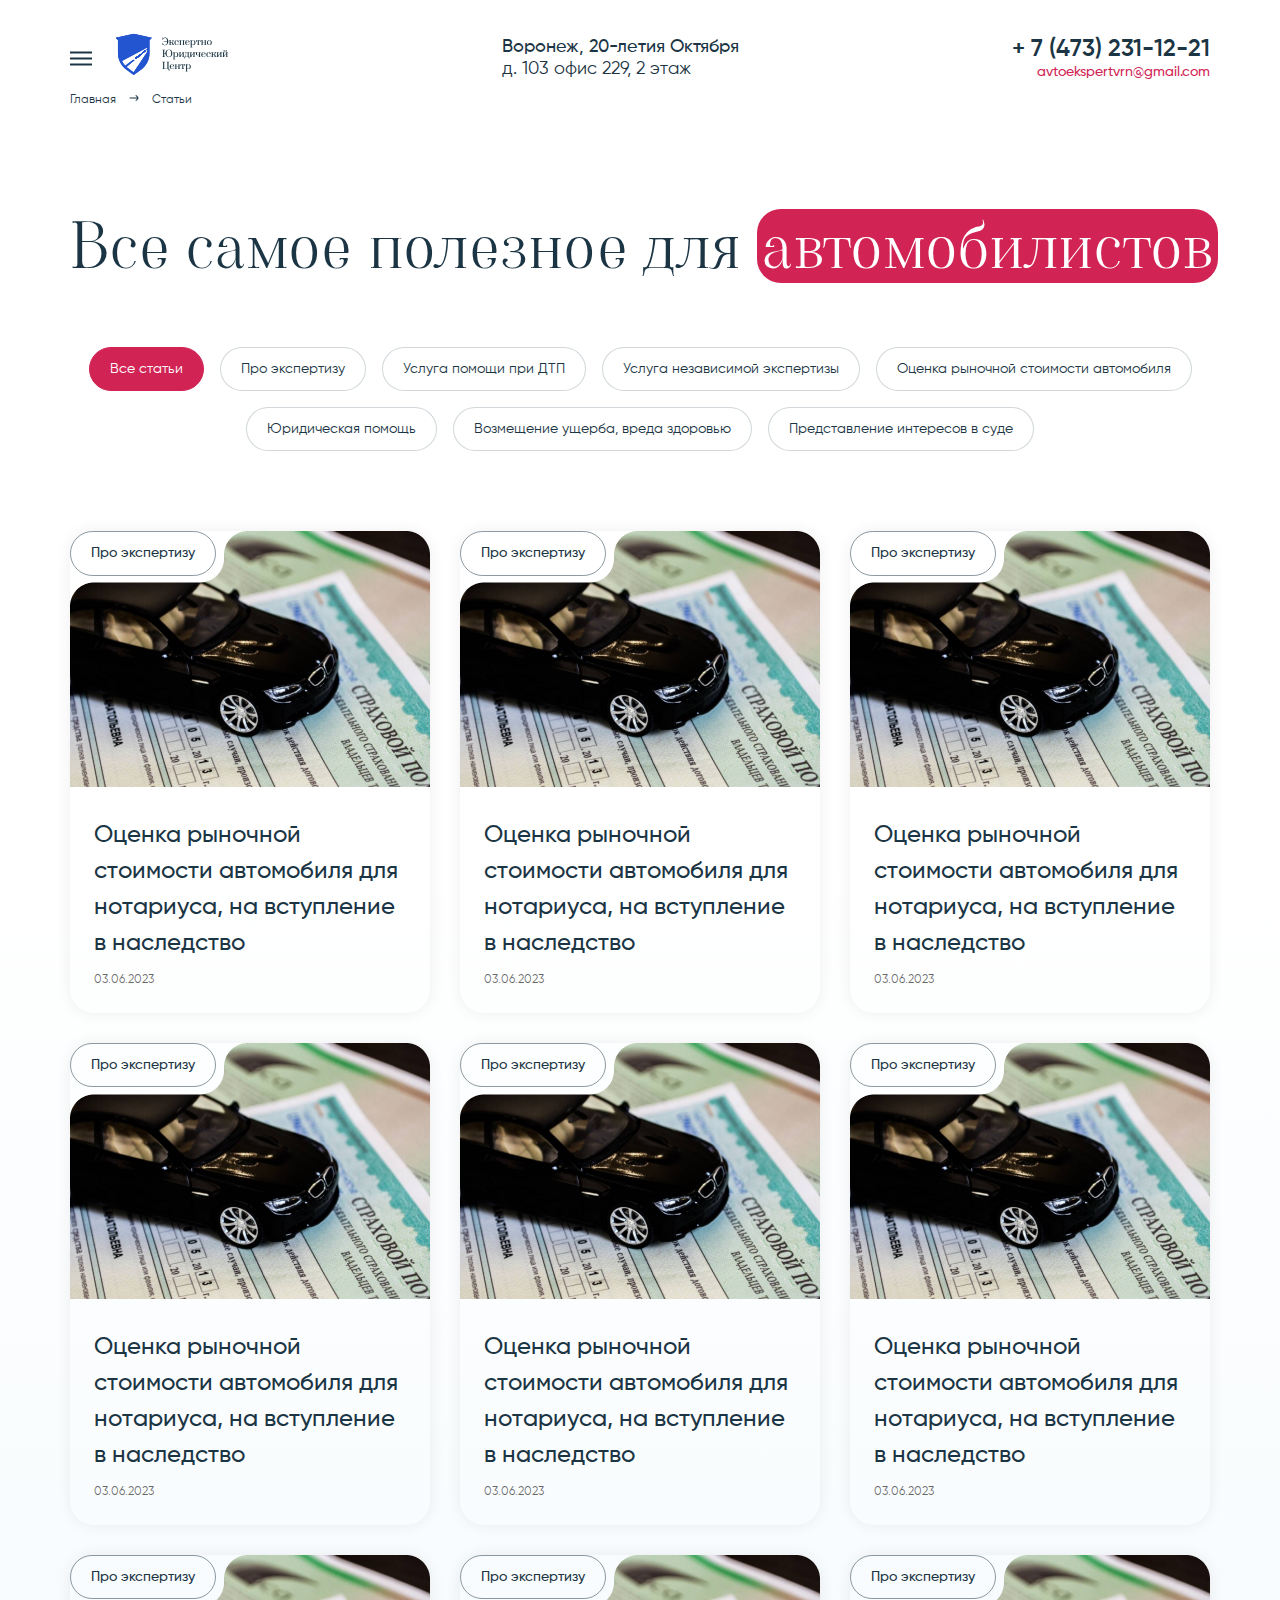
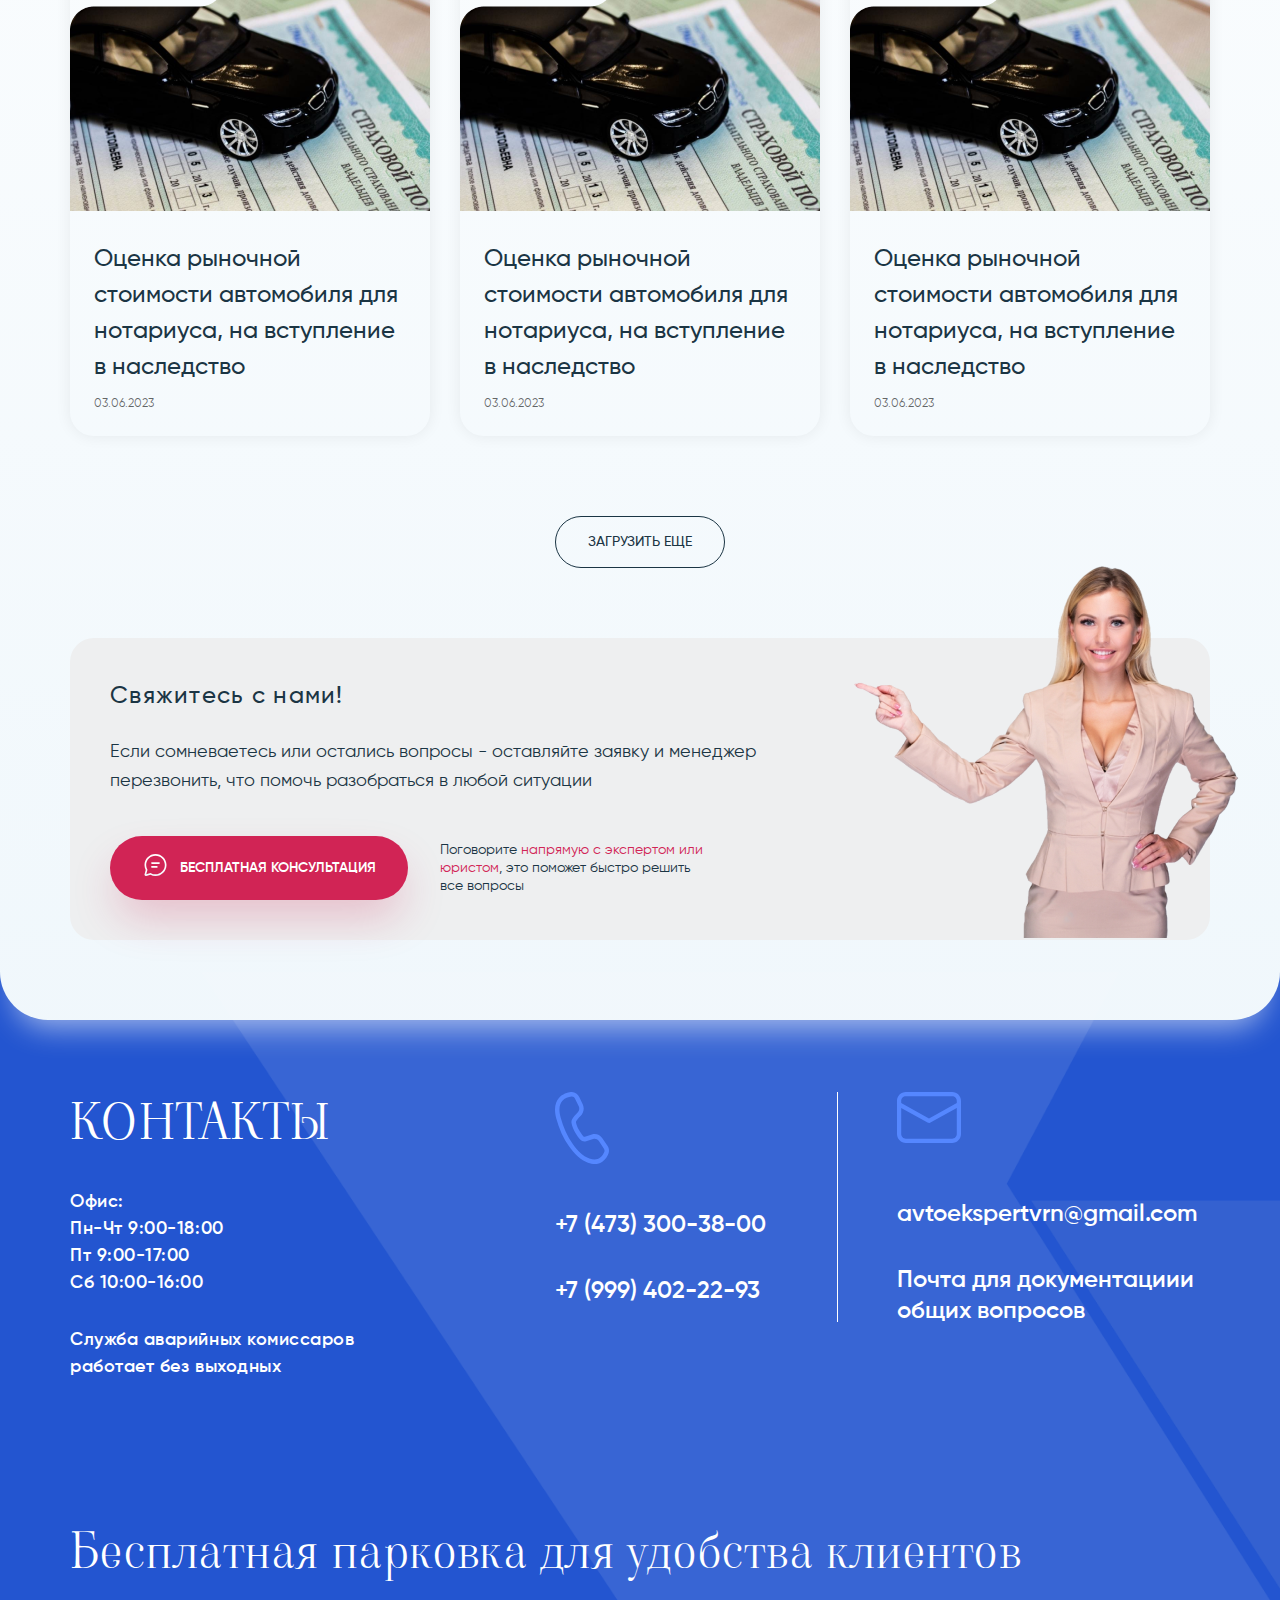
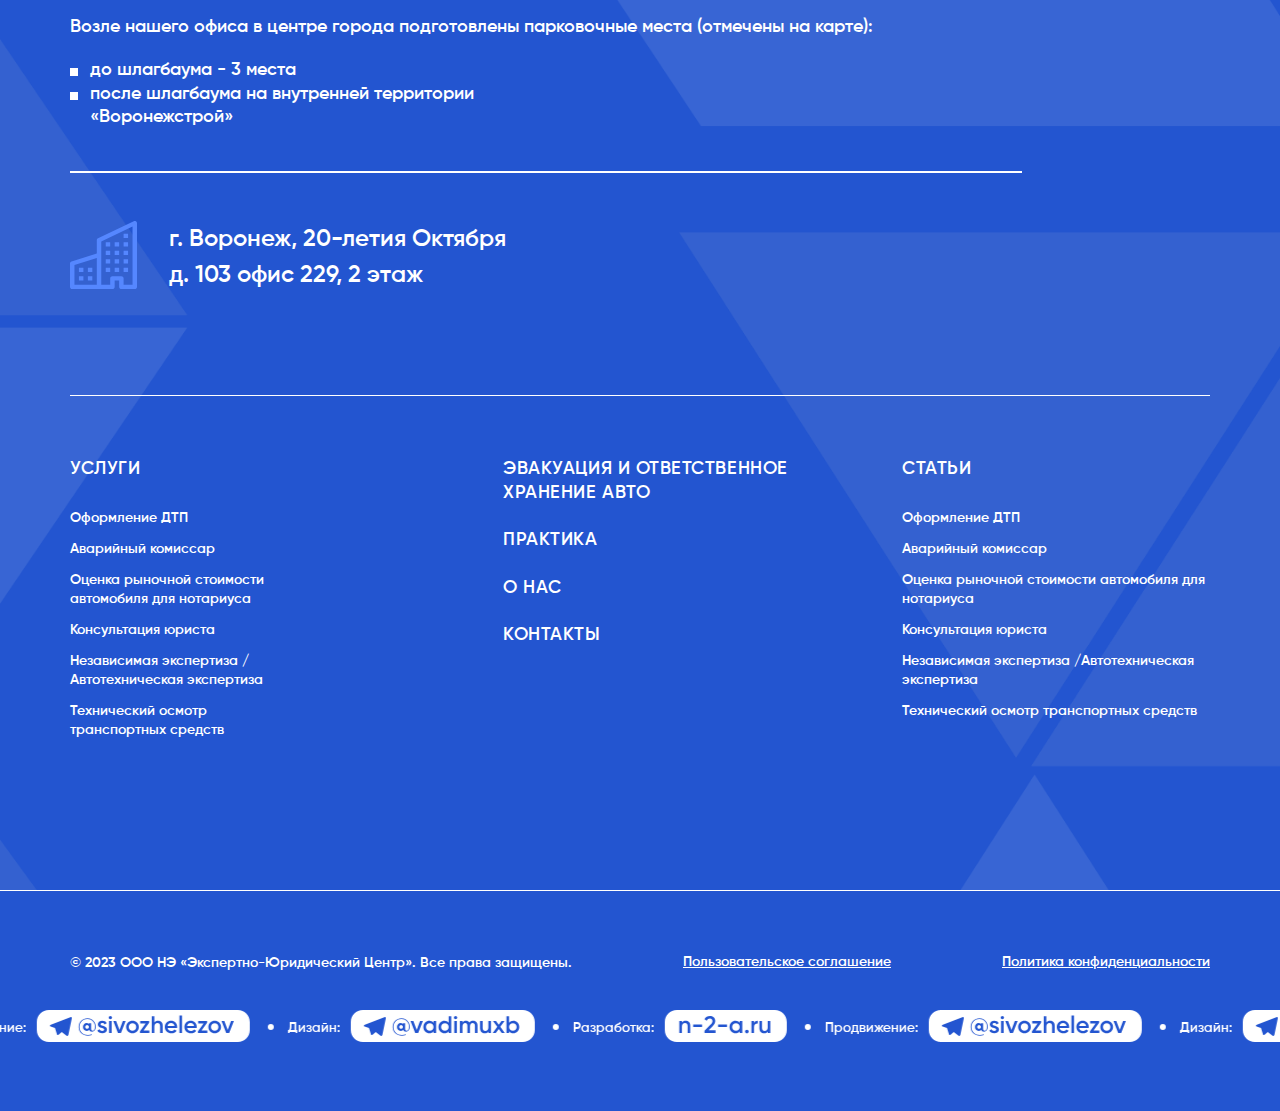
<file: articles.html>
<!DOCTYPE html>
<html lang="ru">

<head>
    <meta charset="UTF-8">
    <meta name="viewport" content="width=device-width, initial-scale=1.0">
    <title>Статьи</title>
    <link rel="stylesheet" href="https://cdn.jsdelivr.net/npm/swiper@10/swiper-bundle.min.css" />
    <link rel="stylesheet" href="css/style.css">

</head>

<body>
    <header class="header">
        <div class="container">
            <div class="header__inner">
                <div class="burger">
                    <svg xmlns="http://www.w3.org/2000/svg" width="22" height="15" viewBox="0 0 22 15" fill="none">
                        <path d="M0 0.5H22V2.5H0V0.5Z" fill="#1B3544" />
                        <path d="M0 6.5H22V8.5H0V6.5Z" fill="#1B3544" />
                        <path d="M0 12.5H22V14.5H0V12.5Z" fill="#1B3544" />
                    </svg>
                </div>
                <div class="logo">
                    <img src="img/logo.svg" alt="">
                </div>
                <div class="address">
                    <div>
                        <span>Воронеж, 20-летия Октября</span>
                        <span>д. 103 офис 229, 2 этаж</span>
                    </div>
                </div>
                <div class="links">
                    <a href="tel:+74732311221">+ 7 (473) 231-12-21</a>
                    <a href="mailto:avtoekspertvrn@gmail.com">avtoekspertvrn@gmail.com</a>
                </div>
            </div>
        </div>
    </header>

    <div class="breadcrumbs">
        <div class="container">
            <ul>
                <li><a href="main.html">Главная</a></li>
                <li class="left_arrow"><a href="articles.html">Статьи</a></li>
            </ul>
        </div>
    </div>

    <main class="main">
        <div class="for-car-wrapper white-background bottom-radius" style="padding-bottom: 80px">
            <div class="container">
                <h1>Все самое полезное для <span>автомобилистов</span></h1>

                <div class="categories-button">
                    <a href="#" class="active">Все статьи</a>
                    <a href="#">Про экспертизу</a>
                    <a href="#">Услуга помощи при ДТП</a>
                    <a href="#">Услуга независимой экспертизы</a>
                    <a href="#">Оценка рыночной стоимости автомобиля</a>
                    <a href="#">Юридическая помощь</a>
                    <a href="#">Возмещение ущерба, вреда здоровью</a>
                    <a href="#">Представление интересов в суде</a>
                </div>

                <div class="post-grid">
                    <div class="post">
                        <div class="tag">Про экспертизу</div>
                        <div class="image">
                            <img src="img/post-image.png" alt="">
                        </div>
                        <div class="text">
                            <span>
                                Оценка рыночной стоимости автомобиля
                                для нотариуса,
                                на вступление
                                в наследство
                            </span>
                            <div class="date">03.06.2023</div>
                        </div>
                    </div>
                    <div class="post">
                        <div class="tag">Про экспертизу</div>
                        <div class="image">
                            <img src="img/post-image.png" alt="">
                        </div>
                        <div class="text">
                            <span>
                                Оценка рыночной стоимости автомобиля
                                для нотариуса,
                                на вступление
                                в наследство
                            </span>
                            <div class="date">03.06.2023</div>
                        </div>
                    </div>
                    <div class="post">
                        <div class="tag">Про экспертизу</div>
                        <div class="image">
                            <img src="img/post-image.png" alt="">
                        </div>
                        <div class="text">
                            <span>
                                Оценка рыночной стоимости автомобиля
                                для нотариуса,
                                на вступление
                                в наследство
                            </span>
                            <div class="date">03.06.2023</div>
                        </div>
                    </div>
                    <div class="post">
                        <div class="tag">Про экспертизу</div>
                        <div class="image">
                            <img src="img/post-image.png" alt="">
                        </div>
                        <div class="text">
                            <span>
                                Оценка рыночной стоимости автомобиля
                                для нотариуса,
                                на вступление
                                в наследство
                            </span>
                            <div class="date">03.06.2023</div>
                        </div>
                    </div>
                    <div class="post">
                        <div class="tag">Про экспертизу</div>
                        <div class="image">
                            <img src="img/post-image.png" alt="">
                        </div>
                        <div class="text">
                            <span>
                                Оценка рыночной стоимости автомобиля
                                для нотариуса,
                                на вступление
                                в наследство
                            </span>
                            <div class="date">03.06.2023</div>
                        </div>
                    </div>
                    <div class="post">
                        <div class="tag">Про экспертизу</div>
                        <div class="image">
                            <img src="img/post-image.png" alt="">
                        </div>
                        <div class="text">
                            <span>
                                Оценка рыночной стоимости автомобиля
                                для нотариуса,
                                на вступление
                                в наследство
                            </span>
                            <div class="date">03.06.2023</div>
                        </div>
                    </div>
                    <div class="post">
                        <div class="tag">Про экспертизу</div>
                        <div class="image">
                            <img src="img/post-image.png" alt="">
                        </div>
                        <div class="text">
                            <span>
                                Оценка рыночной стоимости автомобиля
                                для нотариуса,
                                на вступление
                                в наследство
                            </span>
                            <div class="date">03.06.2023</div>
                        </div>
                    </div>
                    <div class="post">
                        <div class="tag">Про экспертизу</div>
                        <div class="image">
                            <img src="img/post-image.png" alt="">
                        </div>
                        <div class="text">
                            <span>
                                Оценка рыночной стоимости автомобиля
                                для нотариуса,
                                на вступление
                                в наследство
                            </span>
                            <div class="date">03.06.2023</div>
                        </div>
                    </div>
                    <div class="post">
                        <div class="tag">Про экспертизу</div>
                        <div class="image">
                            <img src="img/post-image.png" alt="">
                        </div>
                        <div class="text">
                            <span>
                                Оценка рыночной стоимости автомобиля
                                для нотариуса,
                                на вступление
                                в наследство
                            </span>
                            <div class="date">03.06.2023</div>
                        </div>
                    </div>
                </div>

                <div class="button">
                    <a href="#">Загрузить еще</a>
                </div>

                <div class="contact-us">
                    <div class="content">
                        <span class="title">Свяжитесь с нами!</span>
                        <p>Если сомневаетесь или остались вопросы - оставляйте заявку и менеджер перезвонить, что помочь разобраться в любой ситуации</p>
                        <div class="button__wrapper">
                            <div class="consultation__button">
                                <a href="#">
                                    <span>
                                        <svg xmlns="http://www.w3.org/2000/svg" width="26" height="26"
                                            viewBox="0 0 26 26" fill="none">
                                            <path
                                                d="M13.5 2C19.5751 2 24.5 6.92445 24.5 12.9991C24.5 19.0737 19.5751 23.9981 13.5 23.9981C11.7199 23.9981 9.99961 23.5742 8.45415 22.775L4.24575 23.949C3.51434 24.1532 2.75584 23.7259 2.5516 22.9946C2.48401 22.7525 2.48404 22.4966 2.55164 22.2548L3.72607 18.0501C2.925 16.5033 2.5 14.7812 2.5 12.9991C2.5 6.92445 7.42487 2 13.5 2ZM13.5 3.64986C8.33614 3.64986 4.15 7.83564 4.15 12.9991C4.15 14.6155 4.56005 16.1705 5.33034 17.5499L5.49604 17.8466L4.27206 22.2288L8.65731 21.0055L8.95379 21.1708C10.3321 21.9392 11.8854 22.3483 13.5 22.3483C18.6639 22.3483 22.85 18.1625 22.85 12.9991C22.85 7.83564 18.6639 3.64986 13.5 3.64986ZM9.925 14.099H14.8731C15.3287 14.099 15.6981 14.4683 15.6981 14.9239C15.6981 15.3415 15.3877 15.6867 14.985 15.7413L14.8731 15.7488H9.925C9.46937 15.7488 9.1 15.3795 9.1 14.9239C9.1 14.5063 9.41037 14.1611 9.81305 14.1065L9.925 14.099H14.8731H9.925ZM9.925 10.2493H17.0799C17.5356 10.2493 17.9049 10.6186 17.9049 11.0742C17.9049 11.4919 17.5946 11.837 17.1919 11.8916L17.0799 11.8992H9.925C9.46937 11.8992 9.1 11.5298 9.1 11.0742C9.1 10.6566 9.41037 10.3114 9.81305 10.2568L9.925 10.2493H17.0799H9.925Z"
                                                fill="white" />
                                            <path
                                                d="M13.5 2C19.5751 2 24.5 6.92445 24.5 12.9991C24.5 19.0737 19.5751 23.9981 13.5 23.9981C11.7199 23.9981 9.99961 23.5742 8.45415 22.775L4.24575 23.949C3.51434 24.1532 2.75584 23.7259 2.5516 22.9946C2.48401 22.7525 2.48404 22.4966 2.55164 22.2548L3.72607 18.0501C2.925 16.5033 2.5 14.7812 2.5 12.9991C2.5 6.92445 7.42487 2 13.5 2ZM13.5 3.64986C8.33614 3.64986 4.15 7.83564 4.15 12.9991C4.15 14.6155 4.56005 16.1705 5.33034 17.5499L5.49604 17.8466L4.27206 22.2288L8.65731 21.0055L8.95379 21.1708C10.3321 21.9392 11.8854 22.3483 13.5 22.3483C18.6639 22.3483 22.85 18.1625 22.85 12.9991C22.85 7.83564 18.6639 3.64986 13.5 3.64986ZM9.925 14.099H14.8731C15.3287 14.099 15.6981 14.4683 15.6981 14.9239C15.6981 15.3415 15.3877 15.6867 14.985 15.7413L14.8731 15.7488H9.925C9.46937 15.7488 9.1 15.3795 9.1 14.9239C9.1 14.5063 9.41037 14.1611 9.81305 14.1065L9.925 14.099H14.8731H9.925ZM9.925 10.2493H17.0799C17.5356 10.2493 17.9049 10.6186 17.9049 11.0742C17.9049 11.4919 17.5946 11.837 17.1919 11.8916L17.0799 11.8992H9.925C9.46937 11.8992 9.1 11.5298 9.1 11.0742C9.1 10.6566 9.41037 10.3114 9.81305 10.2568L9.925 10.2493H17.0799H9.925Z"
                                                fill="url(#paint0_linear_1108_1454)" fill-opacity="0.2" />
                                            <defs>
                                                <linearGradient id="paint0_linear_1108_1454" x1="13.5" y1="8.25844"
                                                    x2="13.5" y2="24" gradientUnits="userSpaceOnUse">
                                                    <stop stop-color="white" stop-opacity="0" />
                                                    <stop offset="1" stop-color="#2D94D3" stop-opacity="0.35" />
                                                </linearGradient>
                                            </defs>
                                        </svg>
                                    </span>
                                    <span class="button-text">бесплатная консультация</span>
                                </a>
                            </div>
                            <div class="text-next-to-btn">Поговорите <span>напрямую с экспертом
                                    или юристом</span>, это поможет быстро решить все вопросы</div>
                        </div>
                    </div>
                </div>
            </div>
        </div>
    </main>

    <footer class="footer">
        <div class="container">
            <div class="contacts">
                <div class="contacts__item">
                    <h2>Контакты</h2>
                    <div class="schedule">
                        <span>Офис:</span>
                        <ul>
                            <li>Пн-Чт 9:00-18:00</li>
                            <li>Пт 9:00-17:00</li>
                            <li>Сб 10:00-16:00</li>
                        </ul>
                        <span class="warning__block">
                            Служба аварийных комиссаров работает без выходных
                        </span>
                    </div>
                </div>
                <div class="contacts__item">
                    <span class="contacts__item-icon">
                        <svg xmlns="http://www.w3.org/2000/svg" width="54" height="72" viewBox="0 0 54 72" fill="none">
                            <g clip-path="url(#clip0_1108_1055)">
                                <path
                                    d="M15.9305 0.0724149C19.5955 -0.442414 22.6749 1.85463 24.1322 4.84073L27.719 12.1902C29.709 16.2678 28.5668 21.0511 25.5486 24.0622C23.7685 25.8381 21.9782 27.8676 20.9389 29.6581C20.8822 29.7557 20.8477 29.9007 20.8795 30.0777C21.8387 35.4084 25.3658 40.677 28.5113 44.4536C28.7925 44.7913 29.287 44.9571 29.7981 44.7934L36.8666 42.53C40.7752 41.2785 45.0236 42.7831 47.3437 46.2406L52.4595 53.8645C53.8473 55.9327 54.548 58.7397 53.485 61.4375C52.5355 63.8472 50.698 67.3252 47.3572 69.6362C43.8902 72.0344 39.1405 72.9454 32.9269 70.7619C25.983 68.3217 19.4223 62.1997 13.9829 54.3692C8.51106 46.492 4.00753 36.6508 1.27581 26.3898C-1.30385 16.7 0.255281 10.1804 3.92066 5.97911C7.45708 1.92568 12.5252 0.550774 15.9305 0.0724149ZM20.1562 6.87797C19.345 5.21574 17.8945 4.39408 16.5343 4.58515C13.5097 5.01002 9.72195 6.16414 7.23486 9.01484C4.87672 11.7177 3.24469 16.4773 5.56452 25.1911C8.16839 34.9719 12.4573 44.3178 17.6047 51.728C22.7845 59.1849 28.67 64.4506 34.369 66.4533C39.4447 68.237 42.7085 67.3561 44.8698 65.861C47.1574 64.2786 48.5632 61.7616 49.3629 59.7322C49.7294 58.8019 49.572 57.6011 48.7964 56.4452L43.6806 48.8213C42.4653 47.0102 40.24 46.2221 38.1926 46.8777L31.1241 49.141C29.0122 49.8172 26.6325 49.2146 25.1298 47.4104C21.8564 43.4802 17.6862 37.4529 16.5078 30.9035C16.2926 29.7076 16.4784 28.4319 17.1182 27.3296C18.4652 25.0092 20.5995 22.6422 22.4475 20.7986C24.2525 18.998 24.7638 16.3191 23.743 14.2274L20.1562 6.87797Z"
                                    fill="#5587FF" />
                            </g>
                            <defs>
                                <clipPath id="clip0_1108_1055">
                                    <rect width="54" height="72" fill="white" />
                                </clipPath>
                            </defs>
                        </svg>
                    </span>
                    <ul>
                        <li><a href="#:tel+74733003800">+7 (473) 300-38-00</a></li>
                        <li><a href="#" class="watsapp">+7 (999) 402-22-93 </a></li>
                    </ul>
                </div>
                <div class="contacts__item">
                    <span class="contacts__item-icon">
                        <svg xmlns="http://www.w3.org/2000/svg" width="64" height="51" viewBox="0 0 64 51" fill="none">
                            <g clip-path="url(#clip0_1108_1065)">
                                <path
                                    d="M55.1579 0C60.0413 0 64 3.99586 64 8.925V42.075C64 47.0041 60.0413 51 55.1579 51H8.8421C3.95875 51 0 47.0041 0 42.075V8.925C0 3.99586 3.95875 0 8.8421 0H55.1579ZM59.7895 15.8967L33.0146 30.762C32.453 31.0737 31.7857 31.1083 31.2006 30.8659L30.9854 30.762L4.21053 15.8967V42.075C4.21053 44.6569 6.28415 46.75 8.8421 46.75H55.1579C57.7158 46.75 59.7895 44.6569 59.7895 42.075V15.8967ZM55.1579 4.25H8.8421C6.28415 4.25 4.21053 6.34307 4.21053 8.925V11.0483L32 26.4748L59.7895 11.0466V8.925C59.7895 6.34307 57.7158 4.25 55.1579 4.25Z"
                                    fill="#5587FF" />
                            </g>
                            <defs>
                                <clipPath id="clip0_1108_1065">
                                    <rect width="64" height="51" fill="white" />
                                </clipPath>
                            </defs>
                        </svg>
                    </span>
                    <ul>
                        <li><a href="#mail:avtoekspertvrn@gmail.com">avtoekspertvrn@gmail.com</a></li>
                        <li class="list-text">
                            Почта для документациии общих вопросов
                        </li>
                    </ul>
                </div>

            </div>

            <div class="map__block">
                <div class="content">
                    <h3>Бесплатная парковка для удобства клиентов</h3>
                    <span class="text">Возле нашего офиса в центре города подготовлены парковочные места (отмечены на
                        карте):</span>
                    <ul>
                        <li>до шлагбаума - 3 места</li>
                        <li>после шлагбаума на внутренней территории «Воронежстрой»</li>
                    </ul>
                    <div class="line"></div>
                    <div class="address">
                        <span class="image">
                            <svg xmlns="http://www.w3.org/2000/svg" width="67" height="68" viewBox="0 0 67 68"
                                fill="none">
                                <g clip-path="url(#clip0_1108_1489)">
                                    <path fill-rule="evenodd" clip-rule="evenodd"
                                        d="M65.9414 0.318255C66.5992 0.705326 66.9996 1.38864 67 2.12452V65.875C67 67.0486 66.0001 68 64.7667 68H51.3667C50.1332 68 49.1333 67.0486 49.1333 65.875V59.4999H44.6667V65.875C44.6667 67.0486 43.6668 68 42.4333 68H2.23333C0.999897 68 0 67.0486 0 65.875V42.4998C0.000729518 41.5856 0.615968 40.7742 1.5276 40.4853L26.8 32.4697V19.1246C26.8 18.3204 27.2772 17.5852 28.0328 17.2249L63.7661 0.224754C64.4592 -0.105306 65.2825 -0.0699169 65.9414 0.318255ZM26.8 36.9493L4.46667 44.0298V63.75H26.8V36.9493ZM31.2667 63.75H40.2V57.3749C40.2 56.2013 41.1999 55.2499 42.4333 55.2499H51.3667C52.6001 55.2499 53.6 56.2013 53.6 57.3749V63.75H62.5333V5.56279L31.2667 20.4379V63.75ZM8.93333 46.7498H13.4V50.9999H8.93333V46.7498ZM17.8667 46.7498H22.3333V50.9999H17.8667V46.7498ZM8.93333 55.2499H13.4V59.4999H8.93333V55.2499ZM17.8667 55.2499H22.3333V59.4999H17.8667V55.2499ZM35.7333 38.2498H40.2V42.4998H35.7333V38.2498ZM44.6667 38.2498H49.1333V42.4998H44.6667V38.2498ZM35.7333 46.7498H40.2V50.9999H35.7333V46.7498ZM44.6667 46.7498H49.1333V50.9999H44.6667V46.7498ZM53.6 38.2498H58.0667V42.4998H53.6V38.2498ZM53.6 46.7498H58.0667V50.9999H53.6V46.7498ZM35.7333 29.7497H40.2V33.9998H35.7333V29.7497ZM44.6667 29.7497H49.1333V33.9998H44.6667V29.7497ZM53.6 29.7497H58.0667V33.9998H53.6V29.7497ZM35.7333 21.2497H40.2V25.4997H35.7333V21.2497ZM44.6667 21.2497H49.1333V25.4997H44.6667V21.2497ZM53.6 21.2497H58.0667V25.4997H53.6V21.2497ZM53.6 12.7496H58.0667V16.9996H53.6V12.7496Z"
                                        fill="#5587FF" />
                                </g>
                                <defs>
                                    <clipPath id="clip0_1108_1489">
                                        <rect width="67" height="68" fill="white" />
                                    </clipPath>
                                </defs>
                            </svg>
                        </span>
                        <span class="text">
                            г. Воронеж, 20-летия Октября д. 103 офис 229, 2 этаж
                        </span>
                    </div>
                </div>
                <div class="map">
                    <div style="position:relative;overflow:hidden;"><a
                            href="https://yandex.ru/maps/193/voronezh/?utm_medium=mapframe&utm_source=maps"
                            style="color:#eee;font-size:12px;position:absolute;top:0px;">Воронеж</a><a
                            href="https://yandex.ru/maps/193/voronezh/house/ulitsa_20_letiya_oktyabrya_103/Z0AYdw5gS0UPQFtrfXp0c3pjYg==/?ll=39.190208%2C51.652606&utm_medium=mapframe&utm_source=maps&z=17.07"
                            style="color:#eee;font-size:12px;position:absolute;top:14px;">Улица 20-летия Октября, 103 —
                            Яндекс Карты</a><iframe
                            src="https://yandex.ru/map-widget/v1/?ll=39.190208%2C51.652606&mode=search&ol=geo&ouri=ymapsbm1%3A%2F%2Fgeo%3Fdata%3DCgg1Nzg2OTcwMRJK0KDQvtGB0YHQuNGPLCDQktC-0YDQvtC90LXQtiwg0YPQu9C40YbQsCAyMC3Qu9C10YLQuNGPINCe0LrRgtGP0LHRgNGPLCAxMDMiCg3GwhxCFUWcTkI%2C&z=17.07"
                            width="100%" height="100%" frameborder="1" allowfullscreen="true"
                            style="position:relative;"></iframe></div>
                </div>
            </div>

            <div class="links__block">
                <div class="line"></div>
                <div class="link__lists">
                    <div class="list__wrapper">
                        <span class="list-title">Услуги</span>
                        <ul class="list">
                            <li><a href="#">Оформление ДТП</a></li>
                            <li><a href="#">Аварийный комиссар</a></li>
                            <li><a href="#">Оценка рыночной стоимости автомобиля для нотариуса</a></li>
                            <li><a href="#">Консультация юриста</a></li>
                            <li><a href="#">Независимая экспертиза
                                    /Автотехническая экспертиза</a></li>
                            <li><a href="#">Технический осмотр транспортных средств</a></li>
                        </ul>
                    </div>
                    <div class="list__wrapper">
                        <span class="list-link">Эвакуация и ответственное хранение авто</span>
                        <span class="list-link">Практика</span>
                        <span class="list-link">О нас</span>
                        <span class="list-link">Контакты</span>

                    </div>
                    <div class="list__wrapper">
                        <span class="list-title">Статьи</span>
                        <ul class="list">
                            <li><a href="#">Оформление ДТП</a></li>
                            <li><a href="#">Аварийный комиссар</a></li>
                            <li><a href="#">Оценка рыночной стоимости автомобиля для нотариуса</a></li>
                            <li><a href="#">Консультация юриста</a></li>
                            <li><a href="#">Независимая экспертиза
                                    /Автотехническая экспертиза</a></li>
                            <li><a href="#">Технический осмотр транспортных средств</a></li>
                        </ul>
                    </div>
                </div>
            </div>
        </div>
        <div class="footer__bottom">
            <div class="line"></div>
            <div class="links">
                <p>© 2023 ООО НЭ «Экспертно-Юридический Центр». Все права защищены.</p>
                <a href="#">Пользовательское соглашение</a>
                <a href="#">Политика конфиденциальности</a>
            </div>

            <marquee behavior="alternate" direction="right">
                <div class="ticker">
                    <div class="item">
                        <span>Разработка:</span>
                        <div class="white__block">
                            <svg xmlns="http://www.w3.org/2000/svg" width="122" height="32" viewBox="0 0 122 32"
                                fill="none">
                                <path fill-rule="evenodd" clip-rule="evenodd"
                                    d="M12 0C5.37258 0 0 5.37258 0 12V20C0 26.6274 5.37258 32 12 32H110C116.627 32 122 26.6274 122 20V12C122 5.37258 116.627 0 110 0H12ZM24.16 12.008C23.312 11.128 22.2 10.688 20.824 10.688C19.128 10.688 17.888 11.304 17.104 12.536V11H14.512V23H17.104V16.568C17.104 15.4 17.384 14.536 17.944 13.976C18.504 13.4 19.24 13.112 20.152 13.112C20.984 13.112 21.64 13.352 22.12 13.832C22.6 14.312 22.84 15 22.84 15.896V23H25.432V15.632C25.432 14.096 25.008 12.888 24.16 12.008ZM28.3909 14.456V16.952H37.2709V14.456H28.3909ZM39.6893 20.84V23H50.7533V20.336H43.7933L47.5853 16.544C49.4893 14.608 50.4413 12.784 50.4413 11.072C50.4413 9.472 49.9133 8.208 48.8573 7.28C47.8013 6.352 46.5373 5.888 45.0653 5.888C43.8973 5.888 42.8333 6.176 41.8733 6.752C40.9133 7.328 40.1693 8.176 39.6413 9.296L41.9693 10.664C42.6413 9.272 43.6813 8.576 45.0893 8.576C45.8413 8.576 46.4573 8.808 46.9373 9.272C47.4333 9.72 47.6813 10.352 47.6813 11.168C47.6813 12.208 46.9693 13.44 45.5453 14.864L39.6893 20.84ZM53.3284 14.456V16.952H62.2084V14.456H53.3284ZM77.4908 11H74.8988V12.704C73.9228 11.36 72.5228 10.688 70.6988 10.688C69.0508 10.688 67.6428 11.296 66.4748 12.512C65.3068 13.728 64.7228 15.224 64.7228 17C64.7228 18.76 65.3068 20.256 66.4748 21.488C67.6428 22.704 69.0508 23.312 70.6988 23.312C72.5228 23.312 73.9228 22.632 74.8988 21.272V23H77.4908V11ZM71.1068 20.84C70.0188 20.84 69.1148 20.48 68.3948 19.76C67.6748 19.024 67.3148 18.104 67.3148 17C67.3148 15.896 67.6748 14.984 68.3948 14.264C69.1148 13.528 70.0188 13.16 71.1068 13.16C72.1948 13.16 73.0988 13.528 73.8188 14.264C74.5388 14.984 74.8988 15.896 74.8988 17C74.8988 18.104 74.5388 19.024 73.8188 19.76C73.0988 20.48 72.1948 20.84 71.1068 20.84ZM82.072 23.288C82.568 23.288 82.992 23.112 83.344 22.76C83.696 22.408 83.872 21.984 83.872 21.488C83.872 20.992 83.696 20.568 83.344 20.216C82.992 19.864 82.568 19.688 82.072 19.688C81.56 19.688 81.128 19.864 80.776 20.216C80.44 20.568 80.272 20.992 80.272 21.488C80.272 21.984 80.448 22.408 80.8 22.76C81.152 23.112 81.576 23.288 82.072 23.288ZM92.9172 10.784C91.1092 10.784 89.8772 11.528 89.2212 13.016V11H86.6292V23H89.2212V16.952C89.2212 15.72 89.5892 14.84 90.3252 14.312C91.0612 13.768 91.9252 13.528 92.9172 13.592V10.784ZM105.512 11H102.92V17.432C102.92 18.6 102.64 19.472 102.08 20.048C101.52 20.608 100.784 20.888 99.8723 20.888C99.0403 20.888 98.3843 20.648 97.9043 20.168C97.4243 19.688 97.1843 19 97.1843 18.104V11H94.5923V18.368C94.5923 19.904 95.0163 21.112 95.8643 21.992C96.7123 22.872 97.8243 23.312 99.2003 23.312C100.896 23.312 102.136 22.696 102.92 21.464V23H105.512V11Z"
                                    fill="white" />
                            </svg>
                        </div>
                    </div>
                    <div class="item">
                        <span>Продвижение:</span>
                        <div class="white__block">
                            <svg xmlns="http://www.w3.org/2000/svg" width="213" height="32" viewBox="0 0 213 32"
                                fill="none">
                                <path fill-rule="evenodd" clip-rule="evenodd"
                                    d="M0 12C0 5.37258 5.37258 0 12 0H201C207.627 0 213 5.37258 213 12V20C213 26.6274 207.627 32 201 32H12C5.37258 32 0 26.6274 0 20V12ZM50.576 8.312C52.272 8.312 53.776 8.728 55.088 9.56C56.4 10.376 57.376 11.4 58.016 12.632C58.656 13.864 58.976 15.16 58.976 16.52C58.976 18.2 58.624 19.48 57.92 20.36C57.216 21.24 56.336 21.68 55.28 21.68C53.696 21.68 52.696 21.024 52.28 19.712C51.672 20.496 50.848 20.888 49.808 20.888C48.752 20.888 47.88 20.52 47.192 19.784C46.504 19.032 46.16 18.104 46.16 17C46.16 15.88 46.504 14.952 47.192 14.216C47.88 13.464 48.752 13.088 49.808 13.088C50.736 13.088 51.504 13.408 52.112 14.048V13.328H54.32V18.752C54.32 20.048 54.808 20.696 55.784 20.696C56.472 20.696 57.032 20.352 57.464 19.664C57.912 18.96 58.136 17.912 58.136 16.52C58.136 14.408 57.408 12.64 55.952 11.216C54.512 9.792 52.72 9.08 50.576 9.08C48.384 9.08 46.52 9.84 44.984 11.36C43.448 12.88 42.68 14.76 42.68 17C42.68 19.288 43.464 21.184 45.032 22.688C46.616 24.176 48.608 24.92 51.008 24.92C52.528 24.92 53.864 24.712 55.016 24.296V25.112C53.832 25.496 52.496 25.688 51.008 25.688C48.384 25.688 46.2 24.864 44.456 23.216C42.712 21.584 41.84 19.512 41.84 17C41.84 14.584 42.672 12.536 44.336 10.856C46.016 9.16 48.096 8.312 50.576 8.312ZM50.264 18.872C50.792 18.872 51.232 18.704 51.584 18.368C51.936 18.016 52.112 17.56 52.112 17C52.112 16.44 51.936 15.984 51.584 15.632C51.232 15.28 50.792 15.104 50.264 15.104C49.72 15.104 49.272 15.28 48.92 15.632C48.568 15.984 48.392 16.44 48.392 17C48.392 17.56 48.568 18.016 48.92 18.368C49.272 18.704 49.72 18.872 50.264 18.872ZM63.6603 14.312C63.6603 14.712 63.8763 15.032 64.3083 15.272C64.7563 15.496 65.2923 15.696 65.9163 15.872C66.5563 16.032 67.1963 16.224 67.8363 16.448C68.4763 16.672 69.0123 17.056 69.4443 17.6C69.8923 18.128 70.1163 18.8 70.1163 19.616C70.1163 20.768 69.6683 21.672 68.7723 22.328C67.8923 22.984 66.7803 23.312 65.4363 23.312C64.2523 23.312 63.2363 23.064 62.3883 22.568C61.5403 22.072 60.9243 21.384 60.5403 20.504L62.7723 19.208C63.1883 20.36 64.0763 20.936 65.4363 20.936C66.7963 20.936 67.4763 20.488 67.4763 19.592C67.4763 19.208 67.2523 18.896 66.8043 18.656C66.3723 18.416 65.8363 18.216 65.1963 18.056C64.5723 17.88 63.9403 17.68 63.3003 17.456C62.6603 17.232 62.1163 16.864 61.6683 16.352C61.2363 15.824 61.0203 15.16 61.0203 14.36C61.0203 13.256 61.4363 12.368 62.2683 11.696C63.1163 11.024 64.1643 10.688 65.4123 10.688C66.4043 10.688 67.2843 10.912 68.0523 11.36C68.8363 11.792 69.4363 12.4 69.8523 13.184L67.6683 14.408C67.2523 13.496 66.5003 13.04 65.4123 13.04C64.9163 13.04 64.5003 13.152 64.1643 13.376C63.8283 13.584 63.6603 13.896 63.6603 14.312ZM74.7022 8.72C74.3822 9.04 73.9982 9.2 73.5502 9.2C73.1022 9.2 72.7102 9.04 72.3742 8.72C72.0542 8.384 71.8942 7.992 71.8942 7.544C71.8942 7.096 72.0542 6.712 72.3742 6.392C72.6942 6.056 73.0862 5.888 73.5502 5.888C74.0142 5.888 74.4062 6.056 74.7262 6.392C75.0462 6.712 75.2062 7.096 75.2062 7.544C75.2062 7.992 75.0382 8.384 74.7022 8.72ZM85.9918 11H88.8238L84.1438 23H81.1438L76.4638 11H79.2958L82.6557 20.12L85.9918 11ZM95.6604 23.312C93.9004 23.312 92.4044 22.704 91.1724 21.488C89.9404 20.272 89.3244 18.776 89.3244 17C89.3244 15.224 89.9404 13.728 91.1724 12.512C92.4044 11.296 93.9004 10.688 95.6604 10.688C97.4364 10.688 98.9324 11.296 100.148 12.512C101.38 13.728 101.996 15.224 101.996 17C101.996 18.776 101.38 20.272 100.148 21.488C98.9324 22.704 97.4364 23.312 95.6604 23.312ZM92.9964 19.712C93.7164 20.432 94.6044 20.792 95.6604 20.792C96.7164 20.792 97.6044 20.432 98.3244 19.712C99.0444 18.992 99.4044 18.088 99.4044 17C99.4044 15.912 99.0444 15.008 98.3244 14.288C97.6044 13.568 96.7164 13.208 95.6604 13.208C94.6044 13.208 93.7164 13.568 92.9964 14.288C92.2764 15.008 91.9164 15.912 91.9164 17C91.9164 18.088 92.2764 18.992 92.9964 19.712ZM106.71 20.552H112.542V23H103.182V21.272L108.798 13.448H103.422V11H112.302V12.728L106.71 20.552ZM121.269 10.688C122.645 10.688 123.757 11.128 124.605 12.008C125.453 12.888 125.877 14.096 125.877 15.632V23H123.285V15.896C123.285 15 123.045 14.312 122.565 13.832C122.085 13.352 121.429 13.112 120.597 13.112C119.685 13.112 118.949 13.4 118.389 13.976C117.829 14.536 117.549 15.4 117.549 16.568V23H114.957V6.2H117.549V12.536C118.333 11.304 119.573 10.688 121.269 10.688ZM130.708 18.104C130.9 19.016 131.34 19.72 132.028 20.216C132.716 20.696 133.556 20.936 134.548 20.936C135.924 20.936 136.956 20.44 137.644 19.448L139.78 20.696C138.596 22.44 136.844 23.312 134.524 23.312C132.572 23.312 130.996 22.72 129.796 21.536C128.596 20.336 127.996 18.824 127.996 17C127.996 15.208 128.588 13.712 129.772 12.512C130.956 11.296 132.476 10.688 134.332 10.688C136.092 10.688 137.532 11.304 138.652 12.536C139.788 13.768 140.356 15.264 140.356 17.024C140.356 17.296 140.324 17.656 140.26 18.104H130.708ZM72.2542 11H74.8462V23H72.2542V11ZM130.684 15.992H137.74C137.564 15.016 137.156 14.28 136.516 13.784C135.892 13.288 135.156 13.04 134.308 13.04C133.348 13.04 132.548 13.304 131.908 13.832C131.268 14.36 130.86 15.08 130.684 15.992ZM142.637 23V5.48H145.229V23H142.637ZM150.279 18.104C150.471 19.016 150.911 19.72 151.599 20.216C152.287 20.696 153.127 20.936 154.119 20.936C155.495 20.936 156.527 20.44 157.215 19.448L159.351 20.696C158.167 22.44 156.415 23.312 154.095 23.312C152.143 23.312 150.567 22.72 149.367 21.536C148.167 20.336 147.567 18.824 147.567 17C147.567 15.208 148.159 13.712 149.343 12.512C150.527 11.296 152.047 10.688 153.903 10.688C155.663 10.688 157.103 11.304 158.223 12.536C159.359 13.768 159.927 15.264 159.927 17.024C159.927 17.296 159.895 17.656 159.831 18.104H150.279ZM150.255 15.992H157.311C157.135 15.016 156.727 14.28 156.087 13.784C155.463 13.288 154.727 13.04 153.879 13.04C152.919 13.04 152.119 13.304 151.479 13.832C150.839 14.36 150.431 15.08 150.255 15.992ZM164.694 20.552H170.526V23H161.166V21.272L166.782 13.448H161.406V11H170.286V12.728L164.694 20.552ZM177.879 23.312C176.119 23.312 174.623 22.704 173.391 21.488C172.159 20.272 171.543 18.776 171.543 17C171.543 15.224 172.159 13.728 173.391 12.512C174.623 11.296 176.119 10.688 177.879 10.688C179.655 10.688 181.151 11.296 182.367 12.512C183.599 13.728 184.215 15.224 184.215 17C184.215 18.776 183.599 20.272 182.367 21.488C181.151 22.704 179.655 23.312 177.879 23.312ZM175.215 19.712C175.935 20.432 176.823 20.792 177.879 20.792C178.935 20.792 179.823 20.432 180.543 19.712C181.263 18.992 181.623 18.088 181.623 17C181.623 15.912 181.263 15.008 180.543 14.288C179.823 13.568 178.935 13.208 177.879 13.208C176.823 13.208 175.935 13.568 175.215 14.288C174.495 15.008 174.135 15.912 174.135 17C174.135 18.088 174.495 18.992 175.215 19.712ZM194.226 11H197.058L192.378 23H189.378L184.698 11H187.53L190.89 20.12L194.226 11ZM20.1979 24.4504C20.3091 24.8388 20.3553 25 20.9091 25L21.0097 24.8693L21 25C21.5306 25 21.7731 24.7878 22.0662 24.5313L22.0909 24.5097L24.9118 22.044L29.7717 25.7412C30.7021 26.2698 31.3736 25.9961 31.6053 24.8518L34.924 8.7485C35.2638 7.34581 34.4048 6.70962 33.5147 7.12569L14.0272 14.863C12.697 15.4124 12.7048 16.1766 13.7847 16.5171L18.1815 17.9301L20.0786 24.0749C20.1314 24.2184 20.1671 24.3431 20.1979 24.4504ZM24.3407 21.6096L23.8231 21.2158L23.7616 21.2957L24.3407 21.6096Z"
                                    fill="white" />
                            </svg>
                        </div>
                    </div>
                    <div class="item">
                        <span>Дизайн:</span>
                        <div class="white__block">
                            <svg xmlns="http://www.w3.org/2000/svg" width="184" height="32" viewBox="0 0 184 32"
                                fill="none">
                                <path fill-rule="evenodd" clip-rule="evenodd"
                                    d="M0 12C0 5.37258 5.37258 0 12 0H172C178.627 0 184 5.37258 184 12V20C184 26.6274 178.627 32 172 32H12C5.37258 32 0 26.6274 0 20V12ZM50.576 8.312C52.272 8.312 53.776 8.728 55.088 9.56C56.4 10.376 57.376 11.4 58.016 12.632C58.656 13.864 58.976 15.16 58.976 16.52C58.976 18.2 58.624 19.48 57.92 20.36C57.216 21.24 56.336 21.68 55.28 21.68C53.696 21.68 52.696 21.024 52.28 19.712C51.672 20.496 50.848 20.888 49.808 20.888C48.752 20.888 47.88 20.52 47.192 19.784C46.504 19.032 46.16 18.104 46.16 17C46.16 15.88 46.504 14.952 47.192 14.216C47.88 13.464 48.752 13.088 49.808 13.088C50.736 13.088 51.504 13.408 52.112 14.048V13.328H54.32V18.752C54.32 20.048 54.808 20.696 55.784 20.696C56.472 20.696 57.032 20.352 57.464 19.664C57.912 18.96 58.136 17.912 58.136 16.52C58.136 14.408 57.408 12.64 55.952 11.216C54.512 9.792 52.72 9.08 50.576 9.08C48.384 9.08 46.52 9.84 44.984 11.36C43.448 12.88 42.68 14.76 42.68 17C42.68 19.288 43.464 21.184 45.032 22.688C46.616 24.176 48.608 24.92 51.008 24.92C52.528 24.92 53.864 24.712 55.016 24.296V25.112C53.832 25.496 52.496 25.688 51.008 25.688C48.384 25.688 46.2 24.864 44.456 23.216C42.712 21.584 41.84 19.512 41.84 17C41.84 14.584 42.672 12.536 44.336 10.856C46.016 9.16 48.096 8.312 50.576 8.312ZM50.264 18.872C50.792 18.872 51.232 18.704 51.584 18.368C51.936 18.016 52.112 17.56 52.112 17C52.112 16.44 51.936 15.984 51.584 15.632C51.232 15.28 50.792 15.104 50.264 15.104C49.72 15.104 49.272 15.28 48.92 15.632C48.568 15.984 48.392 16.44 48.392 17C48.392 17.56 48.568 18.016 48.92 18.368C49.272 18.704 49.72 18.872 50.264 18.872ZM69.2339 11H72.0659L67.3859 23H64.3859L59.7059 11H62.5379L65.8979 20.12L69.2339 11ZM82.7426 11H85.3346V23H82.7426V21.272C81.7666 22.632 80.3666 23.312 78.5426 23.312C76.8946 23.312 75.4866 22.704 74.3186 21.488C73.1506 20.256 72.5666 18.76 72.5666 17C72.5666 15.224 73.1506 13.728 74.3186 12.512C75.4866 11.296 76.8946 10.688 78.5426 10.688C80.3666 10.688 81.7666 11.36 82.7426 12.704V11ZM76.2386 19.76C76.9586 20.48 77.8626 20.84 78.9506 20.84C80.0386 20.84 80.9426 20.48 81.6626 19.76C82.3826 19.024 82.7426 18.104 82.7426 17C82.7426 15.896 82.3826 14.984 81.6626 14.264C80.9426 13.528 80.0386 13.16 78.9506 13.16C77.8626 13.16 76.9586 13.528 76.2386 14.264C75.5186 14.984 75.1586 15.896 75.1586 17C75.1586 18.104 75.5186 19.024 76.2386 19.76ZM97.8597 6.2H100.452V23H97.8597V21.272C96.8838 22.632 95.4837 23.312 93.6598 23.312C92.0117 23.312 90.6038 22.704 89.4358 21.488C88.2678 20.256 87.6837 18.76 87.6837 17C87.6837 15.224 88.2678 13.728 89.4358 12.512C90.6038 11.296 92.0117 10.688 93.6598 10.688C95.4837 10.688 96.8838 11.36 97.8597 12.704V6.2ZM91.3558 19.76C92.0758 20.48 92.9798 20.84 94.0677 20.84C95.1558 20.84 96.0598 20.48 96.7798 19.76C97.4997 19.024 97.8597 18.104 97.8597 17C97.8597 15.896 97.4997 14.984 96.7798 14.264C96.0598 13.528 95.1558 13.16 94.0677 13.16C92.9798 13.16 92.0758 13.528 91.3558 14.264C90.6357 14.984 90.2757 15.896 90.2757 17C90.2757 18.104 90.6357 19.024 91.3558 19.76ZM105.921 8.72C105.601 9.04 105.217 9.2 104.769 9.2C104.321 9.2 103.929 9.04 103.593 8.72C103.273 8.384 103.113 7.992 103.113 7.544C103.113 7.096 103.273 6.712 103.593 6.392C103.913 6.056 104.305 5.888 104.769 5.888C105.233 5.888 105.625 6.056 105.945 6.392C106.265 6.712 106.425 7.096 106.425 7.544C106.425 7.992 106.257 8.384 105.921 8.72ZM122.178 10.688C123.538 10.688 124.634 11.128 125.466 12.008C126.299 12.888 126.715 14.072 126.715 15.56V23H124.122V15.728C124.122 14.896 123.915 14.256 123.499 13.808C123.083 13.344 122.515 13.112 121.795 13.112C120.994 13.112 120.354 13.376 119.874 13.904C119.41 14.432 119.178 15.224 119.178 16.28V23H116.587V15.728C116.587 14.896 116.386 14.256 115.987 13.808C115.603 13.344 115.05 13.112 114.33 13.112C113.547 13.112 112.907 13.384 112.41 13.928C111.914 14.456 111.667 15.24 111.667 16.28V23H109.075V11H111.667V12.44C112.435 11.272 113.578 10.688 115.099 10.688C116.634 10.688 117.771 11.32 118.507 12.584C119.307 11.32 120.531 10.688 122.178 10.688ZM137.577 11H140.169V23H137.577V21.464C136.793 22.696 135.553 23.312 133.857 23.312C132.481 23.312 131.369 22.872 130.521 21.992C129.673 21.112 129.249 19.904 129.249 18.368V11H131.841V18.104C131.841 19 132.081 19.688 132.561 20.168C133.041 20.648 133.697 20.888 134.529 20.888C135.441 20.888 136.177 20.608 136.737 20.048C137.297 19.472 137.577 18.6 137.577 17.432V11ZM153.928 23H150.928L147.952 18.896L144.952 23H141.928L146.439 16.832L142.167 11H145.167L147.928 14.792L150.688 11H153.712L149.439 16.856L153.928 23ZM162.46 10.688C164.108 10.688 165.516 11.296 166.684 12.512C167.852 13.728 168.436 15.224 168.436 17C168.436 18.76 167.852 20.256 166.684 21.488C165.516 22.704 164.108 23.312 162.46 23.312C160.636 23.312 159.236 22.632 158.26 21.272V23H155.668V6.2H158.26V12.704C159.236 11.36 160.636 10.688 162.46 10.688ZM159.34 19.76C160.06 20.48 160.964 20.84 162.052 20.84C163.14 20.84 164.044 20.48 164.764 19.76C165.484 19.024 165.844 18.104 165.844 17C165.844 15.896 165.484 14.984 164.764 14.264C164.044 13.528 163.14 13.16 162.052 13.16C160.964 13.16 160.06 13.528 159.34 14.264C158.62 14.984 158.26 15.896 158.26 17C158.26 18.104 158.62 19.024 159.34 19.76ZM20.1979 24.4504C20.3091 24.8388 20.3553 25 20.9091 25L21.0097 24.8693L21 25C21.5306 25 21.7731 24.7878 22.0662 24.5313L22.0909 24.5097L24.9118 22.044L29.7717 25.7412C30.7021 26.2698 31.3736 25.9961 31.6053 24.8518L34.924 8.7485C35.2638 7.34581 34.4048 6.70962 33.5147 7.12569L14.0272 14.863C12.697 15.4124 12.7048 16.1766 13.7847 16.5171L18.1815 17.9301L20.0786 24.0749C20.1314 24.2184 20.1671 24.3431 20.1979 24.4504ZM24.3407 21.6096L23.8231 21.2158L23.7616 21.2957L24.3407 21.6096ZM103.473 11H106.065V23H103.473V11Z"
                                    fill="white" />
                            </svg>
                        </div>
                    </div>
                    <div class="item">
                        <span>Разработка:</span>
                        <div class="white__block">
                            <svg xmlns="http://www.w3.org/2000/svg" width="122" height="32" viewBox="0 0 122 32"
                                fill="none">
                                <path fill-rule="evenodd" clip-rule="evenodd"
                                    d="M12 0C5.37258 0 0 5.37258 0 12V20C0 26.6274 5.37258 32 12 32H110C116.627 32 122 26.6274 122 20V12C122 5.37258 116.627 0 110 0H12ZM24.16 12.008C23.312 11.128 22.2 10.688 20.824 10.688C19.128 10.688 17.888 11.304 17.104 12.536V11H14.512V23H17.104V16.568C17.104 15.4 17.384 14.536 17.944 13.976C18.504 13.4 19.24 13.112 20.152 13.112C20.984 13.112 21.64 13.352 22.12 13.832C22.6 14.312 22.84 15 22.84 15.896V23H25.432V15.632C25.432 14.096 25.008 12.888 24.16 12.008ZM28.3909 14.456V16.952H37.2709V14.456H28.3909ZM39.6893 20.84V23H50.7533V20.336H43.7933L47.5853 16.544C49.4893 14.608 50.4413 12.784 50.4413 11.072C50.4413 9.472 49.9133 8.208 48.8573 7.28C47.8013 6.352 46.5373 5.888 45.0653 5.888C43.8973 5.888 42.8333 6.176 41.8733 6.752C40.9133 7.328 40.1693 8.176 39.6413 9.296L41.9693 10.664C42.6413 9.272 43.6813 8.576 45.0893 8.576C45.8413 8.576 46.4573 8.808 46.9373 9.272C47.4333 9.72 47.6813 10.352 47.6813 11.168C47.6813 12.208 46.9693 13.44 45.5453 14.864L39.6893 20.84ZM53.3284 14.456V16.952H62.2084V14.456H53.3284ZM77.4908 11H74.8988V12.704C73.9228 11.36 72.5228 10.688 70.6988 10.688C69.0508 10.688 67.6428 11.296 66.4748 12.512C65.3068 13.728 64.7228 15.224 64.7228 17C64.7228 18.76 65.3068 20.256 66.4748 21.488C67.6428 22.704 69.0508 23.312 70.6988 23.312C72.5228 23.312 73.9228 22.632 74.8988 21.272V23H77.4908V11ZM71.1068 20.84C70.0188 20.84 69.1148 20.48 68.3948 19.76C67.6748 19.024 67.3148 18.104 67.3148 17C67.3148 15.896 67.6748 14.984 68.3948 14.264C69.1148 13.528 70.0188 13.16 71.1068 13.16C72.1948 13.16 73.0988 13.528 73.8188 14.264C74.5388 14.984 74.8988 15.896 74.8988 17C74.8988 18.104 74.5388 19.024 73.8188 19.76C73.0988 20.48 72.1948 20.84 71.1068 20.84ZM82.072 23.288C82.568 23.288 82.992 23.112 83.344 22.76C83.696 22.408 83.872 21.984 83.872 21.488C83.872 20.992 83.696 20.568 83.344 20.216C82.992 19.864 82.568 19.688 82.072 19.688C81.56 19.688 81.128 19.864 80.776 20.216C80.44 20.568 80.272 20.992 80.272 21.488C80.272 21.984 80.448 22.408 80.8 22.76C81.152 23.112 81.576 23.288 82.072 23.288ZM92.9172 10.784C91.1092 10.784 89.8772 11.528 89.2212 13.016V11H86.6292V23H89.2212V16.952C89.2212 15.72 89.5892 14.84 90.3252 14.312C91.0612 13.768 91.9252 13.528 92.9172 13.592V10.784ZM105.512 11H102.92V17.432C102.92 18.6 102.64 19.472 102.08 20.048C101.52 20.608 100.784 20.888 99.8723 20.888C99.0403 20.888 98.3843 20.648 97.9043 20.168C97.4243 19.688 97.1843 19 97.1843 18.104V11H94.5923V18.368C94.5923 19.904 95.0163 21.112 95.8643 21.992C96.7123 22.872 97.8243 23.312 99.2003 23.312C100.896 23.312 102.136 22.696 102.92 21.464V23H105.512V11Z"
                                    fill="white" />
                            </svg>
                        </div>
                    </div>
                    <div class="item">
                        <span>Продвижение:</span>
                        <div class="white__block">
                            <svg xmlns="http://www.w3.org/2000/svg" width="213" height="32" viewBox="0 0 213 32"
                                fill="none">
                                <path fill-rule="evenodd" clip-rule="evenodd"
                                    d="M0 12C0 5.37258 5.37258 0 12 0H201C207.627 0 213 5.37258 213 12V20C213 26.6274 207.627 32 201 32H12C5.37258 32 0 26.6274 0 20V12ZM50.576 8.312C52.272 8.312 53.776 8.728 55.088 9.56C56.4 10.376 57.376 11.4 58.016 12.632C58.656 13.864 58.976 15.16 58.976 16.52C58.976 18.2 58.624 19.48 57.92 20.36C57.216 21.24 56.336 21.68 55.28 21.68C53.696 21.68 52.696 21.024 52.28 19.712C51.672 20.496 50.848 20.888 49.808 20.888C48.752 20.888 47.88 20.52 47.192 19.784C46.504 19.032 46.16 18.104 46.16 17C46.16 15.88 46.504 14.952 47.192 14.216C47.88 13.464 48.752 13.088 49.808 13.088C50.736 13.088 51.504 13.408 52.112 14.048V13.328H54.32V18.752C54.32 20.048 54.808 20.696 55.784 20.696C56.472 20.696 57.032 20.352 57.464 19.664C57.912 18.96 58.136 17.912 58.136 16.52C58.136 14.408 57.408 12.64 55.952 11.216C54.512 9.792 52.72 9.08 50.576 9.08C48.384 9.08 46.52 9.84 44.984 11.36C43.448 12.88 42.68 14.76 42.68 17C42.68 19.288 43.464 21.184 45.032 22.688C46.616 24.176 48.608 24.92 51.008 24.92C52.528 24.92 53.864 24.712 55.016 24.296V25.112C53.832 25.496 52.496 25.688 51.008 25.688C48.384 25.688 46.2 24.864 44.456 23.216C42.712 21.584 41.84 19.512 41.84 17C41.84 14.584 42.672 12.536 44.336 10.856C46.016 9.16 48.096 8.312 50.576 8.312ZM50.264 18.872C50.792 18.872 51.232 18.704 51.584 18.368C51.936 18.016 52.112 17.56 52.112 17C52.112 16.44 51.936 15.984 51.584 15.632C51.232 15.28 50.792 15.104 50.264 15.104C49.72 15.104 49.272 15.28 48.92 15.632C48.568 15.984 48.392 16.44 48.392 17C48.392 17.56 48.568 18.016 48.92 18.368C49.272 18.704 49.72 18.872 50.264 18.872ZM63.6603 14.312C63.6603 14.712 63.8763 15.032 64.3083 15.272C64.7563 15.496 65.2923 15.696 65.9163 15.872C66.5563 16.032 67.1963 16.224 67.8363 16.448C68.4763 16.672 69.0123 17.056 69.4443 17.6C69.8923 18.128 70.1163 18.8 70.1163 19.616C70.1163 20.768 69.6683 21.672 68.7723 22.328C67.8923 22.984 66.7803 23.312 65.4363 23.312C64.2523 23.312 63.2363 23.064 62.3883 22.568C61.5403 22.072 60.9243 21.384 60.5403 20.504L62.7723 19.208C63.1883 20.36 64.0763 20.936 65.4363 20.936C66.7963 20.936 67.4763 20.488 67.4763 19.592C67.4763 19.208 67.2523 18.896 66.8043 18.656C66.3723 18.416 65.8363 18.216 65.1963 18.056C64.5723 17.88 63.9403 17.68 63.3003 17.456C62.6603 17.232 62.1163 16.864 61.6683 16.352C61.2363 15.824 61.0203 15.16 61.0203 14.36C61.0203 13.256 61.4363 12.368 62.2683 11.696C63.1163 11.024 64.1643 10.688 65.4123 10.688C66.4043 10.688 67.2843 10.912 68.0523 11.36C68.8363 11.792 69.4363 12.4 69.8523 13.184L67.6683 14.408C67.2523 13.496 66.5003 13.04 65.4123 13.04C64.9163 13.04 64.5003 13.152 64.1643 13.376C63.8283 13.584 63.6603 13.896 63.6603 14.312ZM74.7022 8.72C74.3822 9.04 73.9982 9.2 73.5502 9.2C73.1022 9.2 72.7102 9.04 72.3742 8.72C72.0542 8.384 71.8942 7.992 71.8942 7.544C71.8942 7.096 72.0542 6.712 72.3742 6.392C72.6942 6.056 73.0862 5.888 73.5502 5.888C74.0142 5.888 74.4062 6.056 74.7262 6.392C75.0462 6.712 75.2062 7.096 75.2062 7.544C75.2062 7.992 75.0382 8.384 74.7022 8.72ZM85.9918 11H88.8238L84.1438 23H81.1438L76.4638 11H79.2958L82.6557 20.12L85.9918 11ZM95.6604 23.312C93.9004 23.312 92.4044 22.704 91.1724 21.488C89.9404 20.272 89.3244 18.776 89.3244 17C89.3244 15.224 89.9404 13.728 91.1724 12.512C92.4044 11.296 93.9004 10.688 95.6604 10.688C97.4364 10.688 98.9324 11.296 100.148 12.512C101.38 13.728 101.996 15.224 101.996 17C101.996 18.776 101.38 20.272 100.148 21.488C98.9324 22.704 97.4364 23.312 95.6604 23.312ZM92.9964 19.712C93.7164 20.432 94.6044 20.792 95.6604 20.792C96.7164 20.792 97.6044 20.432 98.3244 19.712C99.0444 18.992 99.4044 18.088 99.4044 17C99.4044 15.912 99.0444 15.008 98.3244 14.288C97.6044 13.568 96.7164 13.208 95.6604 13.208C94.6044 13.208 93.7164 13.568 92.9964 14.288C92.2764 15.008 91.9164 15.912 91.9164 17C91.9164 18.088 92.2764 18.992 92.9964 19.712ZM106.71 20.552H112.542V23H103.182V21.272L108.798 13.448H103.422V11H112.302V12.728L106.71 20.552ZM121.269 10.688C122.645 10.688 123.757 11.128 124.605 12.008C125.453 12.888 125.877 14.096 125.877 15.632V23H123.285V15.896C123.285 15 123.045 14.312 122.565 13.832C122.085 13.352 121.429 13.112 120.597 13.112C119.685 13.112 118.949 13.4 118.389 13.976C117.829 14.536 117.549 15.4 117.549 16.568V23H114.957V6.2H117.549V12.536C118.333 11.304 119.573 10.688 121.269 10.688ZM130.708 18.104C130.9 19.016 131.34 19.72 132.028 20.216C132.716 20.696 133.556 20.936 134.548 20.936C135.924 20.936 136.956 20.44 137.644 19.448L139.78 20.696C138.596 22.44 136.844 23.312 134.524 23.312C132.572 23.312 130.996 22.72 129.796 21.536C128.596 20.336 127.996 18.824 127.996 17C127.996 15.208 128.588 13.712 129.772 12.512C130.956 11.296 132.476 10.688 134.332 10.688C136.092 10.688 137.532 11.304 138.652 12.536C139.788 13.768 140.356 15.264 140.356 17.024C140.356 17.296 140.324 17.656 140.26 18.104H130.708ZM72.2542 11H74.8462V23H72.2542V11ZM130.684 15.992H137.74C137.564 15.016 137.156 14.28 136.516 13.784C135.892 13.288 135.156 13.04 134.308 13.04C133.348 13.04 132.548 13.304 131.908 13.832C131.268 14.36 130.86 15.08 130.684 15.992ZM142.637 23V5.48H145.229V23H142.637ZM150.279 18.104C150.471 19.016 150.911 19.72 151.599 20.216C152.287 20.696 153.127 20.936 154.119 20.936C155.495 20.936 156.527 20.44 157.215 19.448L159.351 20.696C158.167 22.44 156.415 23.312 154.095 23.312C152.143 23.312 150.567 22.72 149.367 21.536C148.167 20.336 147.567 18.824 147.567 17C147.567 15.208 148.159 13.712 149.343 12.512C150.527 11.296 152.047 10.688 153.903 10.688C155.663 10.688 157.103 11.304 158.223 12.536C159.359 13.768 159.927 15.264 159.927 17.024C159.927 17.296 159.895 17.656 159.831 18.104H150.279ZM150.255 15.992H157.311C157.135 15.016 156.727 14.28 156.087 13.784C155.463 13.288 154.727 13.04 153.879 13.04C152.919 13.04 152.119 13.304 151.479 13.832C150.839 14.36 150.431 15.08 150.255 15.992ZM164.694 20.552H170.526V23H161.166V21.272L166.782 13.448H161.406V11H170.286V12.728L164.694 20.552ZM177.879 23.312C176.119 23.312 174.623 22.704 173.391 21.488C172.159 20.272 171.543 18.776 171.543 17C171.543 15.224 172.159 13.728 173.391 12.512C174.623 11.296 176.119 10.688 177.879 10.688C179.655 10.688 181.151 11.296 182.367 12.512C183.599 13.728 184.215 15.224 184.215 17C184.215 18.776 183.599 20.272 182.367 21.488C181.151 22.704 179.655 23.312 177.879 23.312ZM175.215 19.712C175.935 20.432 176.823 20.792 177.879 20.792C178.935 20.792 179.823 20.432 180.543 19.712C181.263 18.992 181.623 18.088 181.623 17C181.623 15.912 181.263 15.008 180.543 14.288C179.823 13.568 178.935 13.208 177.879 13.208C176.823 13.208 175.935 13.568 175.215 14.288C174.495 15.008 174.135 15.912 174.135 17C174.135 18.088 174.495 18.992 175.215 19.712ZM194.226 11H197.058L192.378 23H189.378L184.698 11H187.53L190.89 20.12L194.226 11ZM20.1979 24.4504C20.3091 24.8388 20.3553 25 20.9091 25L21.0097 24.8693L21 25C21.5306 25 21.7731 24.7878 22.0662 24.5313L22.0909 24.5097L24.9118 22.044L29.7717 25.7412C30.7021 26.2698 31.3736 25.9961 31.6053 24.8518L34.924 8.7485C35.2638 7.34581 34.4048 6.70962 33.5147 7.12569L14.0272 14.863C12.697 15.4124 12.7048 16.1766 13.7847 16.5171L18.1815 17.9301L20.0786 24.0749C20.1314 24.2184 20.1671 24.3431 20.1979 24.4504ZM24.3407 21.6096L23.8231 21.2158L23.7616 21.2957L24.3407 21.6096Z"
                                    fill="white" />
                            </svg>
                        </div>
                    </div>
                    <div class="item">
                        <span>Дизайн:</span>
                        <div class="white__block">
                            <svg xmlns="http://www.w3.org/2000/svg" width="184" height="32" viewBox="0 0 184 32"
                                fill="none">
                                <path fill-rule="evenodd" clip-rule="evenodd"
                                    d="M0 12C0 5.37258 5.37258 0 12 0H172C178.627 0 184 5.37258 184 12V20C184 26.6274 178.627 32 172 32H12C5.37258 32 0 26.6274 0 20V12ZM50.576 8.312C52.272 8.312 53.776 8.728 55.088 9.56C56.4 10.376 57.376 11.4 58.016 12.632C58.656 13.864 58.976 15.16 58.976 16.52C58.976 18.2 58.624 19.48 57.92 20.36C57.216 21.24 56.336 21.68 55.28 21.68C53.696 21.68 52.696 21.024 52.28 19.712C51.672 20.496 50.848 20.888 49.808 20.888C48.752 20.888 47.88 20.52 47.192 19.784C46.504 19.032 46.16 18.104 46.16 17C46.16 15.88 46.504 14.952 47.192 14.216C47.88 13.464 48.752 13.088 49.808 13.088C50.736 13.088 51.504 13.408 52.112 14.048V13.328H54.32V18.752C54.32 20.048 54.808 20.696 55.784 20.696C56.472 20.696 57.032 20.352 57.464 19.664C57.912 18.96 58.136 17.912 58.136 16.52C58.136 14.408 57.408 12.64 55.952 11.216C54.512 9.792 52.72 9.08 50.576 9.08C48.384 9.08 46.52 9.84 44.984 11.36C43.448 12.88 42.68 14.76 42.68 17C42.68 19.288 43.464 21.184 45.032 22.688C46.616 24.176 48.608 24.92 51.008 24.92C52.528 24.92 53.864 24.712 55.016 24.296V25.112C53.832 25.496 52.496 25.688 51.008 25.688C48.384 25.688 46.2 24.864 44.456 23.216C42.712 21.584 41.84 19.512 41.84 17C41.84 14.584 42.672 12.536 44.336 10.856C46.016 9.16 48.096 8.312 50.576 8.312ZM50.264 18.872C50.792 18.872 51.232 18.704 51.584 18.368C51.936 18.016 52.112 17.56 52.112 17C52.112 16.44 51.936 15.984 51.584 15.632C51.232 15.28 50.792 15.104 50.264 15.104C49.72 15.104 49.272 15.28 48.92 15.632C48.568 15.984 48.392 16.44 48.392 17C48.392 17.56 48.568 18.016 48.92 18.368C49.272 18.704 49.72 18.872 50.264 18.872ZM69.2339 11H72.0659L67.3859 23H64.3859L59.7059 11H62.5379L65.8979 20.12L69.2339 11ZM82.7426 11H85.3346V23H82.7426V21.272C81.7666 22.632 80.3666 23.312 78.5426 23.312C76.8946 23.312 75.4866 22.704 74.3186 21.488C73.1506 20.256 72.5666 18.76 72.5666 17C72.5666 15.224 73.1506 13.728 74.3186 12.512C75.4866 11.296 76.8946 10.688 78.5426 10.688C80.3666 10.688 81.7666 11.36 82.7426 12.704V11ZM76.2386 19.76C76.9586 20.48 77.8626 20.84 78.9506 20.84C80.0386 20.84 80.9426 20.48 81.6626 19.76C82.3826 19.024 82.7426 18.104 82.7426 17C82.7426 15.896 82.3826 14.984 81.6626 14.264C80.9426 13.528 80.0386 13.16 78.9506 13.16C77.8626 13.16 76.9586 13.528 76.2386 14.264C75.5186 14.984 75.1586 15.896 75.1586 17C75.1586 18.104 75.5186 19.024 76.2386 19.76ZM97.8597 6.2H100.452V23H97.8597V21.272C96.8838 22.632 95.4837 23.312 93.6598 23.312C92.0117 23.312 90.6038 22.704 89.4358 21.488C88.2678 20.256 87.6837 18.76 87.6837 17C87.6837 15.224 88.2678 13.728 89.4358 12.512C90.6038 11.296 92.0117 10.688 93.6598 10.688C95.4837 10.688 96.8838 11.36 97.8597 12.704V6.2ZM91.3558 19.76C92.0758 20.48 92.9798 20.84 94.0677 20.84C95.1558 20.84 96.0598 20.48 96.7798 19.76C97.4997 19.024 97.8597 18.104 97.8597 17C97.8597 15.896 97.4997 14.984 96.7798 14.264C96.0598 13.528 95.1558 13.16 94.0677 13.16C92.9798 13.16 92.0758 13.528 91.3558 14.264C90.6357 14.984 90.2757 15.896 90.2757 17C90.2757 18.104 90.6357 19.024 91.3558 19.76ZM105.921 8.72C105.601 9.04 105.217 9.2 104.769 9.2C104.321 9.2 103.929 9.04 103.593 8.72C103.273 8.384 103.113 7.992 103.113 7.544C103.113 7.096 103.273 6.712 103.593 6.392C103.913 6.056 104.305 5.888 104.769 5.888C105.233 5.888 105.625 6.056 105.945 6.392C106.265 6.712 106.425 7.096 106.425 7.544C106.425 7.992 106.257 8.384 105.921 8.72ZM122.178 10.688C123.538 10.688 124.634 11.128 125.466 12.008C126.299 12.888 126.715 14.072 126.715 15.56V23H124.122V15.728C124.122 14.896 123.915 14.256 123.499 13.808C123.083 13.344 122.515 13.112 121.795 13.112C120.994 13.112 120.354 13.376 119.874 13.904C119.41 14.432 119.178 15.224 119.178 16.28V23H116.587V15.728C116.587 14.896 116.386 14.256 115.987 13.808C115.603 13.344 115.05 13.112 114.33 13.112C113.547 13.112 112.907 13.384 112.41 13.928C111.914 14.456 111.667 15.24 111.667 16.28V23H109.075V11H111.667V12.44C112.435 11.272 113.578 10.688 115.099 10.688C116.634 10.688 117.771 11.32 118.507 12.584C119.307 11.32 120.531 10.688 122.178 10.688ZM137.577 11H140.169V23H137.577V21.464C136.793 22.696 135.553 23.312 133.857 23.312C132.481 23.312 131.369 22.872 130.521 21.992C129.673 21.112 129.249 19.904 129.249 18.368V11H131.841V18.104C131.841 19 132.081 19.688 132.561 20.168C133.041 20.648 133.697 20.888 134.529 20.888C135.441 20.888 136.177 20.608 136.737 20.048C137.297 19.472 137.577 18.6 137.577 17.432V11ZM153.928 23H150.928L147.952 18.896L144.952 23H141.928L146.439 16.832L142.167 11H145.167L147.928 14.792L150.688 11H153.712L149.439 16.856L153.928 23ZM162.46 10.688C164.108 10.688 165.516 11.296 166.684 12.512C167.852 13.728 168.436 15.224 168.436 17C168.436 18.76 167.852 20.256 166.684 21.488C165.516 22.704 164.108 23.312 162.46 23.312C160.636 23.312 159.236 22.632 158.26 21.272V23H155.668V6.2H158.26V12.704C159.236 11.36 160.636 10.688 162.46 10.688ZM159.34 19.76C160.06 20.48 160.964 20.84 162.052 20.84C163.14 20.84 164.044 20.48 164.764 19.76C165.484 19.024 165.844 18.104 165.844 17C165.844 15.896 165.484 14.984 164.764 14.264C164.044 13.528 163.14 13.16 162.052 13.16C160.964 13.16 160.06 13.528 159.34 14.264C158.62 14.984 158.26 15.896 158.26 17C158.26 18.104 158.62 19.024 159.34 19.76ZM20.1979 24.4504C20.3091 24.8388 20.3553 25 20.9091 25L21.0097 24.8693L21 25C21.5306 25 21.7731 24.7878 22.0662 24.5313L22.0909 24.5097L24.9118 22.044L29.7717 25.7412C30.7021 26.2698 31.3736 25.9961 31.6053 24.8518L34.924 8.7485C35.2638 7.34581 34.4048 6.70962 33.5147 7.12569L14.0272 14.863C12.697 15.4124 12.7048 16.1766 13.7847 16.5171L18.1815 17.9301L20.0786 24.0749C20.1314 24.2184 20.1671 24.3431 20.1979 24.4504ZM24.3407 21.6096L23.8231 21.2158L23.7616 21.2957L24.3407 21.6096ZM103.473 11H106.065V23H103.473V11Z"
                                    fill="white" />
                            </svg>
                        </div>
                    </div>
                    <div class="item">
                        <span>Разработка:</span>
                        <div class="white__block">
                            <svg xmlns="http://www.w3.org/2000/svg" width="122" height="32" viewBox="0 0 122 32"
                                fill="none">
                                <path fill-rule="evenodd" clip-rule="evenodd"
                                    d="M12 0C5.37258 0 0 5.37258 0 12V20C0 26.6274 5.37258 32 12 32H110C116.627 32 122 26.6274 122 20V12C122 5.37258 116.627 0 110 0H12ZM24.16 12.008C23.312 11.128 22.2 10.688 20.824 10.688C19.128 10.688 17.888 11.304 17.104 12.536V11H14.512V23H17.104V16.568C17.104 15.4 17.384 14.536 17.944 13.976C18.504 13.4 19.24 13.112 20.152 13.112C20.984 13.112 21.64 13.352 22.12 13.832C22.6 14.312 22.84 15 22.84 15.896V23H25.432V15.632C25.432 14.096 25.008 12.888 24.16 12.008ZM28.3909 14.456V16.952H37.2709V14.456H28.3909ZM39.6893 20.84V23H50.7533V20.336H43.7933L47.5853 16.544C49.4893 14.608 50.4413 12.784 50.4413 11.072C50.4413 9.472 49.9133 8.208 48.8573 7.28C47.8013 6.352 46.5373 5.888 45.0653 5.888C43.8973 5.888 42.8333 6.176 41.8733 6.752C40.9133 7.328 40.1693 8.176 39.6413 9.296L41.9693 10.664C42.6413 9.272 43.6813 8.576 45.0893 8.576C45.8413 8.576 46.4573 8.808 46.9373 9.272C47.4333 9.72 47.6813 10.352 47.6813 11.168C47.6813 12.208 46.9693 13.44 45.5453 14.864L39.6893 20.84ZM53.3284 14.456V16.952H62.2084V14.456H53.3284ZM77.4908 11H74.8988V12.704C73.9228 11.36 72.5228 10.688 70.6988 10.688C69.0508 10.688 67.6428 11.296 66.4748 12.512C65.3068 13.728 64.7228 15.224 64.7228 17C64.7228 18.76 65.3068 20.256 66.4748 21.488C67.6428 22.704 69.0508 23.312 70.6988 23.312C72.5228 23.312 73.9228 22.632 74.8988 21.272V23H77.4908V11ZM71.1068 20.84C70.0188 20.84 69.1148 20.48 68.3948 19.76C67.6748 19.024 67.3148 18.104 67.3148 17C67.3148 15.896 67.6748 14.984 68.3948 14.264C69.1148 13.528 70.0188 13.16 71.1068 13.16C72.1948 13.16 73.0988 13.528 73.8188 14.264C74.5388 14.984 74.8988 15.896 74.8988 17C74.8988 18.104 74.5388 19.024 73.8188 19.76C73.0988 20.48 72.1948 20.84 71.1068 20.84ZM82.072 23.288C82.568 23.288 82.992 23.112 83.344 22.76C83.696 22.408 83.872 21.984 83.872 21.488C83.872 20.992 83.696 20.568 83.344 20.216C82.992 19.864 82.568 19.688 82.072 19.688C81.56 19.688 81.128 19.864 80.776 20.216C80.44 20.568 80.272 20.992 80.272 21.488C80.272 21.984 80.448 22.408 80.8 22.76C81.152 23.112 81.576 23.288 82.072 23.288ZM92.9172 10.784C91.1092 10.784 89.8772 11.528 89.2212 13.016V11H86.6292V23H89.2212V16.952C89.2212 15.72 89.5892 14.84 90.3252 14.312C91.0612 13.768 91.9252 13.528 92.9172 13.592V10.784ZM105.512 11H102.92V17.432C102.92 18.6 102.64 19.472 102.08 20.048C101.52 20.608 100.784 20.888 99.8723 20.888C99.0403 20.888 98.3843 20.648 97.9043 20.168C97.4243 19.688 97.1843 19 97.1843 18.104V11H94.5923V18.368C94.5923 19.904 95.0163 21.112 95.8643 21.992C96.7123 22.872 97.8243 23.312 99.2003 23.312C100.896 23.312 102.136 22.696 102.92 21.464V23H105.512V11Z"
                                    fill="white" />
                            </svg>
                        </div>
                    </div>
                    <div class="item">
                        <span>Продвижение:</span>
                        <div class="white__block">
                            <svg xmlns="http://www.w3.org/2000/svg" width="213" height="32" viewBox="0 0 213 32"
                                fill="none">
                                <path fill-rule="evenodd" clip-rule="evenodd"
                                    d="M0 12C0 5.37258 5.37258 0 12 0H201C207.627 0 213 5.37258 213 12V20C213 26.6274 207.627 32 201 32H12C5.37258 32 0 26.6274 0 20V12ZM50.576 8.312C52.272 8.312 53.776 8.728 55.088 9.56C56.4 10.376 57.376 11.4 58.016 12.632C58.656 13.864 58.976 15.16 58.976 16.52C58.976 18.2 58.624 19.48 57.92 20.36C57.216 21.24 56.336 21.68 55.28 21.68C53.696 21.68 52.696 21.024 52.28 19.712C51.672 20.496 50.848 20.888 49.808 20.888C48.752 20.888 47.88 20.52 47.192 19.784C46.504 19.032 46.16 18.104 46.16 17C46.16 15.88 46.504 14.952 47.192 14.216C47.88 13.464 48.752 13.088 49.808 13.088C50.736 13.088 51.504 13.408 52.112 14.048V13.328H54.32V18.752C54.32 20.048 54.808 20.696 55.784 20.696C56.472 20.696 57.032 20.352 57.464 19.664C57.912 18.96 58.136 17.912 58.136 16.52C58.136 14.408 57.408 12.64 55.952 11.216C54.512 9.792 52.72 9.08 50.576 9.08C48.384 9.08 46.52 9.84 44.984 11.36C43.448 12.88 42.68 14.76 42.68 17C42.68 19.288 43.464 21.184 45.032 22.688C46.616 24.176 48.608 24.92 51.008 24.92C52.528 24.92 53.864 24.712 55.016 24.296V25.112C53.832 25.496 52.496 25.688 51.008 25.688C48.384 25.688 46.2 24.864 44.456 23.216C42.712 21.584 41.84 19.512 41.84 17C41.84 14.584 42.672 12.536 44.336 10.856C46.016 9.16 48.096 8.312 50.576 8.312ZM50.264 18.872C50.792 18.872 51.232 18.704 51.584 18.368C51.936 18.016 52.112 17.56 52.112 17C52.112 16.44 51.936 15.984 51.584 15.632C51.232 15.28 50.792 15.104 50.264 15.104C49.72 15.104 49.272 15.28 48.92 15.632C48.568 15.984 48.392 16.44 48.392 17C48.392 17.56 48.568 18.016 48.92 18.368C49.272 18.704 49.72 18.872 50.264 18.872ZM63.6603 14.312C63.6603 14.712 63.8763 15.032 64.3083 15.272C64.7563 15.496 65.2923 15.696 65.9163 15.872C66.5563 16.032 67.1963 16.224 67.8363 16.448C68.4763 16.672 69.0123 17.056 69.4443 17.6C69.8923 18.128 70.1163 18.8 70.1163 19.616C70.1163 20.768 69.6683 21.672 68.7723 22.328C67.8923 22.984 66.7803 23.312 65.4363 23.312C64.2523 23.312 63.2363 23.064 62.3883 22.568C61.5403 22.072 60.9243 21.384 60.5403 20.504L62.7723 19.208C63.1883 20.36 64.0763 20.936 65.4363 20.936C66.7963 20.936 67.4763 20.488 67.4763 19.592C67.4763 19.208 67.2523 18.896 66.8043 18.656C66.3723 18.416 65.8363 18.216 65.1963 18.056C64.5723 17.88 63.9403 17.68 63.3003 17.456C62.6603 17.232 62.1163 16.864 61.6683 16.352C61.2363 15.824 61.0203 15.16 61.0203 14.36C61.0203 13.256 61.4363 12.368 62.2683 11.696C63.1163 11.024 64.1643 10.688 65.4123 10.688C66.4043 10.688 67.2843 10.912 68.0523 11.36C68.8363 11.792 69.4363 12.4 69.8523 13.184L67.6683 14.408C67.2523 13.496 66.5003 13.04 65.4123 13.04C64.9163 13.04 64.5003 13.152 64.1643 13.376C63.8283 13.584 63.6603 13.896 63.6603 14.312ZM74.7022 8.72C74.3822 9.04 73.9982 9.2 73.5502 9.2C73.1022 9.2 72.7102 9.04 72.3742 8.72C72.0542 8.384 71.8942 7.992 71.8942 7.544C71.8942 7.096 72.0542 6.712 72.3742 6.392C72.6942 6.056 73.0862 5.888 73.5502 5.888C74.0142 5.888 74.4062 6.056 74.7262 6.392C75.0462 6.712 75.2062 7.096 75.2062 7.544C75.2062 7.992 75.0382 8.384 74.7022 8.72ZM85.9918 11H88.8238L84.1438 23H81.1438L76.4638 11H79.2958L82.6557 20.12L85.9918 11ZM95.6604 23.312C93.9004 23.312 92.4044 22.704 91.1724 21.488C89.9404 20.272 89.3244 18.776 89.3244 17C89.3244 15.224 89.9404 13.728 91.1724 12.512C92.4044 11.296 93.9004 10.688 95.6604 10.688C97.4364 10.688 98.9324 11.296 100.148 12.512C101.38 13.728 101.996 15.224 101.996 17C101.996 18.776 101.38 20.272 100.148 21.488C98.9324 22.704 97.4364 23.312 95.6604 23.312ZM92.9964 19.712C93.7164 20.432 94.6044 20.792 95.6604 20.792C96.7164 20.792 97.6044 20.432 98.3244 19.712C99.0444 18.992 99.4044 18.088 99.4044 17C99.4044 15.912 99.0444 15.008 98.3244 14.288C97.6044 13.568 96.7164 13.208 95.6604 13.208C94.6044 13.208 93.7164 13.568 92.9964 14.288C92.2764 15.008 91.9164 15.912 91.9164 17C91.9164 18.088 92.2764 18.992 92.9964 19.712ZM106.71 20.552H112.542V23H103.182V21.272L108.798 13.448H103.422V11H112.302V12.728L106.71 20.552ZM121.269 10.688C122.645 10.688 123.757 11.128 124.605 12.008C125.453 12.888 125.877 14.096 125.877 15.632V23H123.285V15.896C123.285 15 123.045 14.312 122.565 13.832C122.085 13.352 121.429 13.112 120.597 13.112C119.685 13.112 118.949 13.4 118.389 13.976C117.829 14.536 117.549 15.4 117.549 16.568V23H114.957V6.2H117.549V12.536C118.333 11.304 119.573 10.688 121.269 10.688ZM130.708 18.104C130.9 19.016 131.34 19.72 132.028 20.216C132.716 20.696 133.556 20.936 134.548 20.936C135.924 20.936 136.956 20.44 137.644 19.448L139.78 20.696C138.596 22.44 136.844 23.312 134.524 23.312C132.572 23.312 130.996 22.72 129.796 21.536C128.596 20.336 127.996 18.824 127.996 17C127.996 15.208 128.588 13.712 129.772 12.512C130.956 11.296 132.476 10.688 134.332 10.688C136.092 10.688 137.532 11.304 138.652 12.536C139.788 13.768 140.356 15.264 140.356 17.024C140.356 17.296 140.324 17.656 140.26 18.104H130.708ZM72.2542 11H74.8462V23H72.2542V11ZM130.684 15.992H137.74C137.564 15.016 137.156 14.28 136.516 13.784C135.892 13.288 135.156 13.04 134.308 13.04C133.348 13.04 132.548 13.304 131.908 13.832C131.268 14.36 130.86 15.08 130.684 15.992ZM142.637 23V5.48H145.229V23H142.637ZM150.279 18.104C150.471 19.016 150.911 19.72 151.599 20.216C152.287 20.696 153.127 20.936 154.119 20.936C155.495 20.936 156.527 20.44 157.215 19.448L159.351 20.696C158.167 22.44 156.415 23.312 154.095 23.312C152.143 23.312 150.567 22.72 149.367 21.536C148.167 20.336 147.567 18.824 147.567 17C147.567 15.208 148.159 13.712 149.343 12.512C150.527 11.296 152.047 10.688 153.903 10.688C155.663 10.688 157.103 11.304 158.223 12.536C159.359 13.768 159.927 15.264 159.927 17.024C159.927 17.296 159.895 17.656 159.831 18.104H150.279ZM150.255 15.992H157.311C157.135 15.016 156.727 14.28 156.087 13.784C155.463 13.288 154.727 13.04 153.879 13.04C152.919 13.04 152.119 13.304 151.479 13.832C150.839 14.36 150.431 15.08 150.255 15.992ZM164.694 20.552H170.526V23H161.166V21.272L166.782 13.448H161.406V11H170.286V12.728L164.694 20.552ZM177.879 23.312C176.119 23.312 174.623 22.704 173.391 21.488C172.159 20.272 171.543 18.776 171.543 17C171.543 15.224 172.159 13.728 173.391 12.512C174.623 11.296 176.119 10.688 177.879 10.688C179.655 10.688 181.151 11.296 182.367 12.512C183.599 13.728 184.215 15.224 184.215 17C184.215 18.776 183.599 20.272 182.367 21.488C181.151 22.704 179.655 23.312 177.879 23.312ZM175.215 19.712C175.935 20.432 176.823 20.792 177.879 20.792C178.935 20.792 179.823 20.432 180.543 19.712C181.263 18.992 181.623 18.088 181.623 17C181.623 15.912 181.263 15.008 180.543 14.288C179.823 13.568 178.935 13.208 177.879 13.208C176.823 13.208 175.935 13.568 175.215 14.288C174.495 15.008 174.135 15.912 174.135 17C174.135 18.088 174.495 18.992 175.215 19.712ZM194.226 11H197.058L192.378 23H189.378L184.698 11H187.53L190.89 20.12L194.226 11ZM20.1979 24.4504C20.3091 24.8388 20.3553 25 20.9091 25L21.0097 24.8693L21 25C21.5306 25 21.7731 24.7878 22.0662 24.5313L22.0909 24.5097L24.9118 22.044L29.7717 25.7412C30.7021 26.2698 31.3736 25.9961 31.6053 24.8518L34.924 8.7485C35.2638 7.34581 34.4048 6.70962 33.5147 7.12569L14.0272 14.863C12.697 15.4124 12.7048 16.1766 13.7847 16.5171L18.1815 17.9301L20.0786 24.0749C20.1314 24.2184 20.1671 24.3431 20.1979 24.4504ZM24.3407 21.6096L23.8231 21.2158L23.7616 21.2957L24.3407 21.6096Z"
                                    fill="white" />
                            </svg>
                        </div>
                    </div>
                    <div class="item">
                        <span>Дизайн:</span>
                        <div class="white__block">
                            <svg xmlns="http://www.w3.org/2000/svg" width="184" height="32" viewBox="0 0 184 32"
                                fill="none">
                                <path fill-rule="evenodd" clip-rule="evenodd"
                                    d="M0 12C0 5.37258 5.37258 0 12 0H172C178.627 0 184 5.37258 184 12V20C184 26.6274 178.627 32 172 32H12C5.37258 32 0 26.6274 0 20V12ZM50.576 8.312C52.272 8.312 53.776 8.728 55.088 9.56C56.4 10.376 57.376 11.4 58.016 12.632C58.656 13.864 58.976 15.16 58.976 16.52C58.976 18.2 58.624 19.48 57.92 20.36C57.216 21.24 56.336 21.68 55.28 21.68C53.696 21.68 52.696 21.024 52.28 19.712C51.672 20.496 50.848 20.888 49.808 20.888C48.752 20.888 47.88 20.52 47.192 19.784C46.504 19.032 46.16 18.104 46.16 17C46.16 15.88 46.504 14.952 47.192 14.216C47.88 13.464 48.752 13.088 49.808 13.088C50.736 13.088 51.504 13.408 52.112 14.048V13.328H54.32V18.752C54.32 20.048 54.808 20.696 55.784 20.696C56.472 20.696 57.032 20.352 57.464 19.664C57.912 18.96 58.136 17.912 58.136 16.52C58.136 14.408 57.408 12.64 55.952 11.216C54.512 9.792 52.72 9.08 50.576 9.08C48.384 9.08 46.52 9.84 44.984 11.36C43.448 12.88 42.68 14.76 42.68 17C42.68 19.288 43.464 21.184 45.032 22.688C46.616 24.176 48.608 24.92 51.008 24.92C52.528 24.92 53.864 24.712 55.016 24.296V25.112C53.832 25.496 52.496 25.688 51.008 25.688C48.384 25.688 46.2 24.864 44.456 23.216C42.712 21.584 41.84 19.512 41.84 17C41.84 14.584 42.672 12.536 44.336 10.856C46.016 9.16 48.096 8.312 50.576 8.312ZM50.264 18.872C50.792 18.872 51.232 18.704 51.584 18.368C51.936 18.016 52.112 17.56 52.112 17C52.112 16.44 51.936 15.984 51.584 15.632C51.232 15.28 50.792 15.104 50.264 15.104C49.72 15.104 49.272 15.28 48.92 15.632C48.568 15.984 48.392 16.44 48.392 17C48.392 17.56 48.568 18.016 48.92 18.368C49.272 18.704 49.72 18.872 50.264 18.872ZM69.2339 11H72.0659L67.3859 23H64.3859L59.7059 11H62.5379L65.8979 20.12L69.2339 11ZM82.7426 11H85.3346V23H82.7426V21.272C81.7666 22.632 80.3666 23.312 78.5426 23.312C76.8946 23.312 75.4866 22.704 74.3186 21.488C73.1506 20.256 72.5666 18.76 72.5666 17C72.5666 15.224 73.1506 13.728 74.3186 12.512C75.4866 11.296 76.8946 10.688 78.5426 10.688C80.3666 10.688 81.7666 11.36 82.7426 12.704V11ZM76.2386 19.76C76.9586 20.48 77.8626 20.84 78.9506 20.84C80.0386 20.84 80.9426 20.48 81.6626 19.76C82.3826 19.024 82.7426 18.104 82.7426 17C82.7426 15.896 82.3826 14.984 81.6626 14.264C80.9426 13.528 80.0386 13.16 78.9506 13.16C77.8626 13.16 76.9586 13.528 76.2386 14.264C75.5186 14.984 75.1586 15.896 75.1586 17C75.1586 18.104 75.5186 19.024 76.2386 19.76ZM97.8597 6.2H100.452V23H97.8597V21.272C96.8838 22.632 95.4837 23.312 93.6598 23.312C92.0117 23.312 90.6038 22.704 89.4358 21.488C88.2678 20.256 87.6837 18.76 87.6837 17C87.6837 15.224 88.2678 13.728 89.4358 12.512C90.6038 11.296 92.0117 10.688 93.6598 10.688C95.4837 10.688 96.8838 11.36 97.8597 12.704V6.2ZM91.3558 19.76C92.0758 20.48 92.9798 20.84 94.0677 20.84C95.1558 20.84 96.0598 20.48 96.7798 19.76C97.4997 19.024 97.8597 18.104 97.8597 17C97.8597 15.896 97.4997 14.984 96.7798 14.264C96.0598 13.528 95.1558 13.16 94.0677 13.16C92.9798 13.16 92.0758 13.528 91.3558 14.264C90.6357 14.984 90.2757 15.896 90.2757 17C90.2757 18.104 90.6357 19.024 91.3558 19.76ZM105.921 8.72C105.601 9.04 105.217 9.2 104.769 9.2C104.321 9.2 103.929 9.04 103.593 8.72C103.273 8.384 103.113 7.992 103.113 7.544C103.113 7.096 103.273 6.712 103.593 6.392C103.913 6.056 104.305 5.888 104.769 5.888C105.233 5.888 105.625 6.056 105.945 6.392C106.265 6.712 106.425 7.096 106.425 7.544C106.425 7.992 106.257 8.384 105.921 8.72ZM122.178 10.688C123.538 10.688 124.634 11.128 125.466 12.008C126.299 12.888 126.715 14.072 126.715 15.56V23H124.122V15.728C124.122 14.896 123.915 14.256 123.499 13.808C123.083 13.344 122.515 13.112 121.795 13.112C120.994 13.112 120.354 13.376 119.874 13.904C119.41 14.432 119.178 15.224 119.178 16.28V23H116.587V15.728C116.587 14.896 116.386 14.256 115.987 13.808C115.603 13.344 115.05 13.112 114.33 13.112C113.547 13.112 112.907 13.384 112.41 13.928C111.914 14.456 111.667 15.24 111.667 16.28V23H109.075V11H111.667V12.44C112.435 11.272 113.578 10.688 115.099 10.688C116.634 10.688 117.771 11.32 118.507 12.584C119.307 11.32 120.531 10.688 122.178 10.688ZM137.577 11H140.169V23H137.577V21.464C136.793 22.696 135.553 23.312 133.857 23.312C132.481 23.312 131.369 22.872 130.521 21.992C129.673 21.112 129.249 19.904 129.249 18.368V11H131.841V18.104C131.841 19 132.081 19.688 132.561 20.168C133.041 20.648 133.697 20.888 134.529 20.888C135.441 20.888 136.177 20.608 136.737 20.048C137.297 19.472 137.577 18.6 137.577 17.432V11ZM153.928 23H150.928L147.952 18.896L144.952 23H141.928L146.439 16.832L142.167 11H145.167L147.928 14.792L150.688 11H153.712L149.439 16.856L153.928 23ZM162.46 10.688C164.108 10.688 165.516 11.296 166.684 12.512C167.852 13.728 168.436 15.224 168.436 17C168.436 18.76 167.852 20.256 166.684 21.488C165.516 22.704 164.108 23.312 162.46 23.312C160.636 23.312 159.236 22.632 158.26 21.272V23H155.668V6.2H158.26V12.704C159.236 11.36 160.636 10.688 162.46 10.688ZM159.34 19.76C160.06 20.48 160.964 20.84 162.052 20.84C163.14 20.84 164.044 20.48 164.764 19.76C165.484 19.024 165.844 18.104 165.844 17C165.844 15.896 165.484 14.984 164.764 14.264C164.044 13.528 163.14 13.16 162.052 13.16C160.964 13.16 160.06 13.528 159.34 14.264C158.62 14.984 158.26 15.896 158.26 17C158.26 18.104 158.62 19.024 159.34 19.76ZM20.1979 24.4504C20.3091 24.8388 20.3553 25 20.9091 25L21.0097 24.8693L21 25C21.5306 25 21.7731 24.7878 22.0662 24.5313L22.0909 24.5097L24.9118 22.044L29.7717 25.7412C30.7021 26.2698 31.3736 25.9961 31.6053 24.8518L34.924 8.7485C35.2638 7.34581 34.4048 6.70962 33.5147 7.12569L14.0272 14.863C12.697 15.4124 12.7048 16.1766 13.7847 16.5171L18.1815 17.9301L20.0786 24.0749C20.1314 24.2184 20.1671 24.3431 20.1979 24.4504ZM24.3407 21.6096L23.8231 21.2158L23.7616 21.2957L24.3407 21.6096ZM103.473 11H106.065V23H103.473V11Z"
                                    fill="white" />
                            </svg>
                        </div>
                    </div>
                    <div class="item">
                        <span>Разработка:</span>
                        <div class="white__block">
                            <svg xmlns="http://www.w3.org/2000/svg" width="122" height="32" viewBox="0 0 122 32"
                                fill="none">
                                <path fill-rule="evenodd" clip-rule="evenodd"
                                    d="M12 0C5.37258 0 0 5.37258 0 12V20C0 26.6274 5.37258 32 12 32H110C116.627 32 122 26.6274 122 20V12C122 5.37258 116.627 0 110 0H12ZM24.16 12.008C23.312 11.128 22.2 10.688 20.824 10.688C19.128 10.688 17.888 11.304 17.104 12.536V11H14.512V23H17.104V16.568C17.104 15.4 17.384 14.536 17.944 13.976C18.504 13.4 19.24 13.112 20.152 13.112C20.984 13.112 21.64 13.352 22.12 13.832C22.6 14.312 22.84 15 22.84 15.896V23H25.432V15.632C25.432 14.096 25.008 12.888 24.16 12.008ZM28.3909 14.456V16.952H37.2709V14.456H28.3909ZM39.6893 20.84V23H50.7533V20.336H43.7933L47.5853 16.544C49.4893 14.608 50.4413 12.784 50.4413 11.072C50.4413 9.472 49.9133 8.208 48.8573 7.28C47.8013 6.352 46.5373 5.888 45.0653 5.888C43.8973 5.888 42.8333 6.176 41.8733 6.752C40.9133 7.328 40.1693 8.176 39.6413 9.296L41.9693 10.664C42.6413 9.272 43.6813 8.576 45.0893 8.576C45.8413 8.576 46.4573 8.808 46.9373 9.272C47.4333 9.72 47.6813 10.352 47.6813 11.168C47.6813 12.208 46.9693 13.44 45.5453 14.864L39.6893 20.84ZM53.3284 14.456V16.952H62.2084V14.456H53.3284ZM77.4908 11H74.8988V12.704C73.9228 11.36 72.5228 10.688 70.6988 10.688C69.0508 10.688 67.6428 11.296 66.4748 12.512C65.3068 13.728 64.7228 15.224 64.7228 17C64.7228 18.76 65.3068 20.256 66.4748 21.488C67.6428 22.704 69.0508 23.312 70.6988 23.312C72.5228 23.312 73.9228 22.632 74.8988 21.272V23H77.4908V11ZM71.1068 20.84C70.0188 20.84 69.1148 20.48 68.3948 19.76C67.6748 19.024 67.3148 18.104 67.3148 17C67.3148 15.896 67.6748 14.984 68.3948 14.264C69.1148 13.528 70.0188 13.16 71.1068 13.16C72.1948 13.16 73.0988 13.528 73.8188 14.264C74.5388 14.984 74.8988 15.896 74.8988 17C74.8988 18.104 74.5388 19.024 73.8188 19.76C73.0988 20.48 72.1948 20.84 71.1068 20.84ZM82.072 23.288C82.568 23.288 82.992 23.112 83.344 22.76C83.696 22.408 83.872 21.984 83.872 21.488C83.872 20.992 83.696 20.568 83.344 20.216C82.992 19.864 82.568 19.688 82.072 19.688C81.56 19.688 81.128 19.864 80.776 20.216C80.44 20.568 80.272 20.992 80.272 21.488C80.272 21.984 80.448 22.408 80.8 22.76C81.152 23.112 81.576 23.288 82.072 23.288ZM92.9172 10.784C91.1092 10.784 89.8772 11.528 89.2212 13.016V11H86.6292V23H89.2212V16.952C89.2212 15.72 89.5892 14.84 90.3252 14.312C91.0612 13.768 91.9252 13.528 92.9172 13.592V10.784ZM105.512 11H102.92V17.432C102.92 18.6 102.64 19.472 102.08 20.048C101.52 20.608 100.784 20.888 99.8723 20.888C99.0403 20.888 98.3843 20.648 97.9043 20.168C97.4243 19.688 97.1843 19 97.1843 18.104V11H94.5923V18.368C94.5923 19.904 95.0163 21.112 95.8643 21.992C96.7123 22.872 97.8243 23.312 99.2003 23.312C100.896 23.312 102.136 22.696 102.92 21.464V23H105.512V11Z"
                                    fill="white" />
                            </svg>
                        </div>
                    </div>
                    <div class="item">
                        <span>Продвижение:</span>
                        <div class="white__block">
                            <svg xmlns="http://www.w3.org/2000/svg" width="213" height="32" viewBox="0 0 213 32"
                                fill="none">
                                <path fill-rule="evenodd" clip-rule="evenodd"
                                    d="M0 12C0 5.37258 5.37258 0 12 0H201C207.627 0 213 5.37258 213 12V20C213 26.6274 207.627 32 201 32H12C5.37258 32 0 26.6274 0 20V12ZM50.576 8.312C52.272 8.312 53.776 8.728 55.088 9.56C56.4 10.376 57.376 11.4 58.016 12.632C58.656 13.864 58.976 15.16 58.976 16.52C58.976 18.2 58.624 19.48 57.92 20.36C57.216 21.24 56.336 21.68 55.28 21.68C53.696 21.68 52.696 21.024 52.28 19.712C51.672 20.496 50.848 20.888 49.808 20.888C48.752 20.888 47.88 20.52 47.192 19.784C46.504 19.032 46.16 18.104 46.16 17C46.16 15.88 46.504 14.952 47.192 14.216C47.88 13.464 48.752 13.088 49.808 13.088C50.736 13.088 51.504 13.408 52.112 14.048V13.328H54.32V18.752C54.32 20.048 54.808 20.696 55.784 20.696C56.472 20.696 57.032 20.352 57.464 19.664C57.912 18.96 58.136 17.912 58.136 16.52C58.136 14.408 57.408 12.64 55.952 11.216C54.512 9.792 52.72 9.08 50.576 9.08C48.384 9.08 46.52 9.84 44.984 11.36C43.448 12.88 42.68 14.76 42.68 17C42.68 19.288 43.464 21.184 45.032 22.688C46.616 24.176 48.608 24.92 51.008 24.92C52.528 24.92 53.864 24.712 55.016 24.296V25.112C53.832 25.496 52.496 25.688 51.008 25.688C48.384 25.688 46.2 24.864 44.456 23.216C42.712 21.584 41.84 19.512 41.84 17C41.84 14.584 42.672 12.536 44.336 10.856C46.016 9.16 48.096 8.312 50.576 8.312ZM50.264 18.872C50.792 18.872 51.232 18.704 51.584 18.368C51.936 18.016 52.112 17.56 52.112 17C52.112 16.44 51.936 15.984 51.584 15.632C51.232 15.28 50.792 15.104 50.264 15.104C49.72 15.104 49.272 15.28 48.92 15.632C48.568 15.984 48.392 16.44 48.392 17C48.392 17.56 48.568 18.016 48.92 18.368C49.272 18.704 49.72 18.872 50.264 18.872ZM63.6603 14.312C63.6603 14.712 63.8763 15.032 64.3083 15.272C64.7563 15.496 65.2923 15.696 65.9163 15.872C66.5563 16.032 67.1963 16.224 67.8363 16.448C68.4763 16.672 69.0123 17.056 69.4443 17.6C69.8923 18.128 70.1163 18.8 70.1163 19.616C70.1163 20.768 69.6683 21.672 68.7723 22.328C67.8923 22.984 66.7803 23.312 65.4363 23.312C64.2523 23.312 63.2363 23.064 62.3883 22.568C61.5403 22.072 60.9243 21.384 60.5403 20.504L62.7723 19.208C63.1883 20.36 64.0763 20.936 65.4363 20.936C66.7963 20.936 67.4763 20.488 67.4763 19.592C67.4763 19.208 67.2523 18.896 66.8043 18.656C66.3723 18.416 65.8363 18.216 65.1963 18.056C64.5723 17.88 63.9403 17.68 63.3003 17.456C62.6603 17.232 62.1163 16.864 61.6683 16.352C61.2363 15.824 61.0203 15.16 61.0203 14.36C61.0203 13.256 61.4363 12.368 62.2683 11.696C63.1163 11.024 64.1643 10.688 65.4123 10.688C66.4043 10.688 67.2843 10.912 68.0523 11.36C68.8363 11.792 69.4363 12.4 69.8523 13.184L67.6683 14.408C67.2523 13.496 66.5003 13.04 65.4123 13.04C64.9163 13.04 64.5003 13.152 64.1643 13.376C63.8283 13.584 63.6603 13.896 63.6603 14.312ZM74.7022 8.72C74.3822 9.04 73.9982 9.2 73.5502 9.2C73.1022 9.2 72.7102 9.04 72.3742 8.72C72.0542 8.384 71.8942 7.992 71.8942 7.544C71.8942 7.096 72.0542 6.712 72.3742 6.392C72.6942 6.056 73.0862 5.888 73.5502 5.888C74.0142 5.888 74.4062 6.056 74.7262 6.392C75.0462 6.712 75.2062 7.096 75.2062 7.544C75.2062 7.992 75.0382 8.384 74.7022 8.72ZM85.9918 11H88.8238L84.1438 23H81.1438L76.4638 11H79.2958L82.6557 20.12L85.9918 11ZM95.6604 23.312C93.9004 23.312 92.4044 22.704 91.1724 21.488C89.9404 20.272 89.3244 18.776 89.3244 17C89.3244 15.224 89.9404 13.728 91.1724 12.512C92.4044 11.296 93.9004 10.688 95.6604 10.688C97.4364 10.688 98.9324 11.296 100.148 12.512C101.38 13.728 101.996 15.224 101.996 17C101.996 18.776 101.38 20.272 100.148 21.488C98.9324 22.704 97.4364 23.312 95.6604 23.312ZM92.9964 19.712C93.7164 20.432 94.6044 20.792 95.6604 20.792C96.7164 20.792 97.6044 20.432 98.3244 19.712C99.0444 18.992 99.4044 18.088 99.4044 17C99.4044 15.912 99.0444 15.008 98.3244 14.288C97.6044 13.568 96.7164 13.208 95.6604 13.208C94.6044 13.208 93.7164 13.568 92.9964 14.288C92.2764 15.008 91.9164 15.912 91.9164 17C91.9164 18.088 92.2764 18.992 92.9964 19.712ZM106.71 20.552H112.542V23H103.182V21.272L108.798 13.448H103.422V11H112.302V12.728L106.71 20.552ZM121.269 10.688C122.645 10.688 123.757 11.128 124.605 12.008C125.453 12.888 125.877 14.096 125.877 15.632V23H123.285V15.896C123.285 15 123.045 14.312 122.565 13.832C122.085 13.352 121.429 13.112 120.597 13.112C119.685 13.112 118.949 13.4 118.389 13.976C117.829 14.536 117.549 15.4 117.549 16.568V23H114.957V6.2H117.549V12.536C118.333 11.304 119.573 10.688 121.269 10.688ZM130.708 18.104C130.9 19.016 131.34 19.72 132.028 20.216C132.716 20.696 133.556 20.936 134.548 20.936C135.924 20.936 136.956 20.44 137.644 19.448L139.78 20.696C138.596 22.44 136.844 23.312 134.524 23.312C132.572 23.312 130.996 22.72 129.796 21.536C128.596 20.336 127.996 18.824 127.996 17C127.996 15.208 128.588 13.712 129.772 12.512C130.956 11.296 132.476 10.688 134.332 10.688C136.092 10.688 137.532 11.304 138.652 12.536C139.788 13.768 140.356 15.264 140.356 17.024C140.356 17.296 140.324 17.656 140.26 18.104H130.708ZM72.2542 11H74.8462V23H72.2542V11ZM130.684 15.992H137.74C137.564 15.016 137.156 14.28 136.516 13.784C135.892 13.288 135.156 13.04 134.308 13.04C133.348 13.04 132.548 13.304 131.908 13.832C131.268 14.36 130.86 15.08 130.684 15.992ZM142.637 23V5.48H145.229V23H142.637ZM150.279 18.104C150.471 19.016 150.911 19.72 151.599 20.216C152.287 20.696 153.127 20.936 154.119 20.936C155.495 20.936 156.527 20.44 157.215 19.448L159.351 20.696C158.167 22.44 156.415 23.312 154.095 23.312C152.143 23.312 150.567 22.72 149.367 21.536C148.167 20.336 147.567 18.824 147.567 17C147.567 15.208 148.159 13.712 149.343 12.512C150.527 11.296 152.047 10.688 153.903 10.688C155.663 10.688 157.103 11.304 158.223 12.536C159.359 13.768 159.927 15.264 159.927 17.024C159.927 17.296 159.895 17.656 159.831 18.104H150.279ZM150.255 15.992H157.311C157.135 15.016 156.727 14.28 156.087 13.784C155.463 13.288 154.727 13.04 153.879 13.04C152.919 13.04 152.119 13.304 151.479 13.832C150.839 14.36 150.431 15.08 150.255 15.992ZM164.694 20.552H170.526V23H161.166V21.272L166.782 13.448H161.406V11H170.286V12.728L164.694 20.552ZM177.879 23.312C176.119 23.312 174.623 22.704 173.391 21.488C172.159 20.272 171.543 18.776 171.543 17C171.543 15.224 172.159 13.728 173.391 12.512C174.623 11.296 176.119 10.688 177.879 10.688C179.655 10.688 181.151 11.296 182.367 12.512C183.599 13.728 184.215 15.224 184.215 17C184.215 18.776 183.599 20.272 182.367 21.488C181.151 22.704 179.655 23.312 177.879 23.312ZM175.215 19.712C175.935 20.432 176.823 20.792 177.879 20.792C178.935 20.792 179.823 20.432 180.543 19.712C181.263 18.992 181.623 18.088 181.623 17C181.623 15.912 181.263 15.008 180.543 14.288C179.823 13.568 178.935 13.208 177.879 13.208C176.823 13.208 175.935 13.568 175.215 14.288C174.495 15.008 174.135 15.912 174.135 17C174.135 18.088 174.495 18.992 175.215 19.712ZM194.226 11H197.058L192.378 23H189.378L184.698 11H187.53L190.89 20.12L194.226 11ZM20.1979 24.4504C20.3091 24.8388 20.3553 25 20.9091 25L21.0097 24.8693L21 25C21.5306 25 21.7731 24.7878 22.0662 24.5313L22.0909 24.5097L24.9118 22.044L29.7717 25.7412C30.7021 26.2698 31.3736 25.9961 31.6053 24.8518L34.924 8.7485C35.2638 7.34581 34.4048 6.70962 33.5147 7.12569L14.0272 14.863C12.697 15.4124 12.7048 16.1766 13.7847 16.5171L18.1815 17.9301L20.0786 24.0749C20.1314 24.2184 20.1671 24.3431 20.1979 24.4504ZM24.3407 21.6096L23.8231 21.2158L23.7616 21.2957L24.3407 21.6096Z"
                                    fill="white" />
                            </svg>
                        </div>
                    </div>
                    <div class="item">
                        <span>Дизайн:</span>
                        <div class="white__block">
                            <svg xmlns="http://www.w3.org/2000/svg" width="184" height="32" viewBox="0 0 184 32"
                                fill="none">
                                <path fill-rule="evenodd" clip-rule="evenodd"
                                    d="M0 12C0 5.37258 5.37258 0 12 0H172C178.627 0 184 5.37258 184 12V20C184 26.6274 178.627 32 172 32H12C5.37258 32 0 26.6274 0 20V12ZM50.576 8.312C52.272 8.312 53.776 8.728 55.088 9.56C56.4 10.376 57.376 11.4 58.016 12.632C58.656 13.864 58.976 15.16 58.976 16.52C58.976 18.2 58.624 19.48 57.92 20.36C57.216 21.24 56.336 21.68 55.28 21.68C53.696 21.68 52.696 21.024 52.28 19.712C51.672 20.496 50.848 20.888 49.808 20.888C48.752 20.888 47.88 20.52 47.192 19.784C46.504 19.032 46.16 18.104 46.16 17C46.16 15.88 46.504 14.952 47.192 14.216C47.88 13.464 48.752 13.088 49.808 13.088C50.736 13.088 51.504 13.408 52.112 14.048V13.328H54.32V18.752C54.32 20.048 54.808 20.696 55.784 20.696C56.472 20.696 57.032 20.352 57.464 19.664C57.912 18.96 58.136 17.912 58.136 16.52C58.136 14.408 57.408 12.64 55.952 11.216C54.512 9.792 52.72 9.08 50.576 9.08C48.384 9.08 46.52 9.84 44.984 11.36C43.448 12.88 42.68 14.76 42.68 17C42.68 19.288 43.464 21.184 45.032 22.688C46.616 24.176 48.608 24.92 51.008 24.92C52.528 24.92 53.864 24.712 55.016 24.296V25.112C53.832 25.496 52.496 25.688 51.008 25.688C48.384 25.688 46.2 24.864 44.456 23.216C42.712 21.584 41.84 19.512 41.84 17C41.84 14.584 42.672 12.536 44.336 10.856C46.016 9.16 48.096 8.312 50.576 8.312ZM50.264 18.872C50.792 18.872 51.232 18.704 51.584 18.368C51.936 18.016 52.112 17.56 52.112 17C52.112 16.44 51.936 15.984 51.584 15.632C51.232 15.28 50.792 15.104 50.264 15.104C49.72 15.104 49.272 15.28 48.92 15.632C48.568 15.984 48.392 16.44 48.392 17C48.392 17.56 48.568 18.016 48.92 18.368C49.272 18.704 49.72 18.872 50.264 18.872ZM69.2339 11H72.0659L67.3859 23H64.3859L59.7059 11H62.5379L65.8979 20.12L69.2339 11ZM82.7426 11H85.3346V23H82.7426V21.272C81.7666 22.632 80.3666 23.312 78.5426 23.312C76.8946 23.312 75.4866 22.704 74.3186 21.488C73.1506 20.256 72.5666 18.76 72.5666 17C72.5666 15.224 73.1506 13.728 74.3186 12.512C75.4866 11.296 76.8946 10.688 78.5426 10.688C80.3666 10.688 81.7666 11.36 82.7426 12.704V11ZM76.2386 19.76C76.9586 20.48 77.8626 20.84 78.9506 20.84C80.0386 20.84 80.9426 20.48 81.6626 19.76C82.3826 19.024 82.7426 18.104 82.7426 17C82.7426 15.896 82.3826 14.984 81.6626 14.264C80.9426 13.528 80.0386 13.16 78.9506 13.16C77.8626 13.16 76.9586 13.528 76.2386 14.264C75.5186 14.984 75.1586 15.896 75.1586 17C75.1586 18.104 75.5186 19.024 76.2386 19.76ZM97.8597 6.2H100.452V23H97.8597V21.272C96.8838 22.632 95.4837 23.312 93.6598 23.312C92.0117 23.312 90.6038 22.704 89.4358 21.488C88.2678 20.256 87.6837 18.76 87.6837 17C87.6837 15.224 88.2678 13.728 89.4358 12.512C90.6038 11.296 92.0117 10.688 93.6598 10.688C95.4837 10.688 96.8838 11.36 97.8597 12.704V6.2ZM91.3558 19.76C92.0758 20.48 92.9798 20.84 94.0677 20.84C95.1558 20.84 96.0598 20.48 96.7798 19.76C97.4997 19.024 97.8597 18.104 97.8597 17C97.8597 15.896 97.4997 14.984 96.7798 14.264C96.0598 13.528 95.1558 13.16 94.0677 13.16C92.9798 13.16 92.0758 13.528 91.3558 14.264C90.6357 14.984 90.2757 15.896 90.2757 17C90.2757 18.104 90.6357 19.024 91.3558 19.76ZM105.921 8.72C105.601 9.04 105.217 9.2 104.769 9.2C104.321 9.2 103.929 9.04 103.593 8.72C103.273 8.384 103.113 7.992 103.113 7.544C103.113 7.096 103.273 6.712 103.593 6.392C103.913 6.056 104.305 5.888 104.769 5.888C105.233 5.888 105.625 6.056 105.945 6.392C106.265 6.712 106.425 7.096 106.425 7.544C106.425 7.992 106.257 8.384 105.921 8.72ZM122.178 10.688C123.538 10.688 124.634 11.128 125.466 12.008C126.299 12.888 126.715 14.072 126.715 15.56V23H124.122V15.728C124.122 14.896 123.915 14.256 123.499 13.808C123.083 13.344 122.515 13.112 121.795 13.112C120.994 13.112 120.354 13.376 119.874 13.904C119.41 14.432 119.178 15.224 119.178 16.28V23H116.587V15.728C116.587 14.896 116.386 14.256 115.987 13.808C115.603 13.344 115.05 13.112 114.33 13.112C113.547 13.112 112.907 13.384 112.41 13.928C111.914 14.456 111.667 15.24 111.667 16.28V23H109.075V11H111.667V12.44C112.435 11.272 113.578 10.688 115.099 10.688C116.634 10.688 117.771 11.32 118.507 12.584C119.307 11.32 120.531 10.688 122.178 10.688ZM137.577 11H140.169V23H137.577V21.464C136.793 22.696 135.553 23.312 133.857 23.312C132.481 23.312 131.369 22.872 130.521 21.992C129.673 21.112 129.249 19.904 129.249 18.368V11H131.841V18.104C131.841 19 132.081 19.688 132.561 20.168C133.041 20.648 133.697 20.888 134.529 20.888C135.441 20.888 136.177 20.608 136.737 20.048C137.297 19.472 137.577 18.6 137.577 17.432V11ZM153.928 23H150.928L147.952 18.896L144.952 23H141.928L146.439 16.832L142.167 11H145.167L147.928 14.792L150.688 11H153.712L149.439 16.856L153.928 23ZM162.46 10.688C164.108 10.688 165.516 11.296 166.684 12.512C167.852 13.728 168.436 15.224 168.436 17C168.436 18.76 167.852 20.256 166.684 21.488C165.516 22.704 164.108 23.312 162.46 23.312C160.636 23.312 159.236 22.632 158.26 21.272V23H155.668V6.2H158.26V12.704C159.236 11.36 160.636 10.688 162.46 10.688ZM159.34 19.76C160.06 20.48 160.964 20.84 162.052 20.84C163.14 20.84 164.044 20.48 164.764 19.76C165.484 19.024 165.844 18.104 165.844 17C165.844 15.896 165.484 14.984 164.764 14.264C164.044 13.528 163.14 13.16 162.052 13.16C160.964 13.16 160.06 13.528 159.34 14.264C158.62 14.984 158.26 15.896 158.26 17C158.26 18.104 158.62 19.024 159.34 19.76ZM20.1979 24.4504C20.3091 24.8388 20.3553 25 20.9091 25L21.0097 24.8693L21 25C21.5306 25 21.7731 24.7878 22.0662 24.5313L22.0909 24.5097L24.9118 22.044L29.7717 25.7412C30.7021 26.2698 31.3736 25.9961 31.6053 24.8518L34.924 8.7485C35.2638 7.34581 34.4048 6.70962 33.5147 7.12569L14.0272 14.863C12.697 15.4124 12.7048 16.1766 13.7847 16.5171L18.1815 17.9301L20.0786 24.0749C20.1314 24.2184 20.1671 24.3431 20.1979 24.4504ZM24.3407 21.6096L23.8231 21.2158L23.7616 21.2957L24.3407 21.6096ZM103.473 11H106.065V23H103.473V11Z"
                                    fill="white" />
                            </svg>
                        </div>
                    </div>
                    <div class="item">
                        <span>Разработка:</span>
                        <div class="white__block">
                            <svg xmlns="http://www.w3.org/2000/svg" width="122" height="32" viewBox="0 0 122 32"
                                fill="none">
                                <path fill-rule="evenodd" clip-rule="evenodd"
                                    d="M12 0C5.37258 0 0 5.37258 0 12V20C0 26.6274 5.37258 32 12 32H110C116.627 32 122 26.6274 122 20V12C122 5.37258 116.627 0 110 0H12ZM24.16 12.008C23.312 11.128 22.2 10.688 20.824 10.688C19.128 10.688 17.888 11.304 17.104 12.536V11H14.512V23H17.104V16.568C17.104 15.4 17.384 14.536 17.944 13.976C18.504 13.4 19.24 13.112 20.152 13.112C20.984 13.112 21.64 13.352 22.12 13.832C22.6 14.312 22.84 15 22.84 15.896V23H25.432V15.632C25.432 14.096 25.008 12.888 24.16 12.008ZM28.3909 14.456V16.952H37.2709V14.456H28.3909ZM39.6893 20.84V23H50.7533V20.336H43.7933L47.5853 16.544C49.4893 14.608 50.4413 12.784 50.4413 11.072C50.4413 9.472 49.9133 8.208 48.8573 7.28C47.8013 6.352 46.5373 5.888 45.0653 5.888C43.8973 5.888 42.8333 6.176 41.8733 6.752C40.9133 7.328 40.1693 8.176 39.6413 9.296L41.9693 10.664C42.6413 9.272 43.6813 8.576 45.0893 8.576C45.8413 8.576 46.4573 8.808 46.9373 9.272C47.4333 9.72 47.6813 10.352 47.6813 11.168C47.6813 12.208 46.9693 13.44 45.5453 14.864L39.6893 20.84ZM53.3284 14.456V16.952H62.2084V14.456H53.3284ZM77.4908 11H74.8988V12.704C73.9228 11.36 72.5228 10.688 70.6988 10.688C69.0508 10.688 67.6428 11.296 66.4748 12.512C65.3068 13.728 64.7228 15.224 64.7228 17C64.7228 18.76 65.3068 20.256 66.4748 21.488C67.6428 22.704 69.0508 23.312 70.6988 23.312C72.5228 23.312 73.9228 22.632 74.8988 21.272V23H77.4908V11ZM71.1068 20.84C70.0188 20.84 69.1148 20.48 68.3948 19.76C67.6748 19.024 67.3148 18.104 67.3148 17C67.3148 15.896 67.6748 14.984 68.3948 14.264C69.1148 13.528 70.0188 13.16 71.1068 13.16C72.1948 13.16 73.0988 13.528 73.8188 14.264C74.5388 14.984 74.8988 15.896 74.8988 17C74.8988 18.104 74.5388 19.024 73.8188 19.76C73.0988 20.48 72.1948 20.84 71.1068 20.84ZM82.072 23.288C82.568 23.288 82.992 23.112 83.344 22.76C83.696 22.408 83.872 21.984 83.872 21.488C83.872 20.992 83.696 20.568 83.344 20.216C82.992 19.864 82.568 19.688 82.072 19.688C81.56 19.688 81.128 19.864 80.776 20.216C80.44 20.568 80.272 20.992 80.272 21.488C80.272 21.984 80.448 22.408 80.8 22.76C81.152 23.112 81.576 23.288 82.072 23.288ZM92.9172 10.784C91.1092 10.784 89.8772 11.528 89.2212 13.016V11H86.6292V23H89.2212V16.952C89.2212 15.72 89.5892 14.84 90.3252 14.312C91.0612 13.768 91.9252 13.528 92.9172 13.592V10.784ZM105.512 11H102.92V17.432C102.92 18.6 102.64 19.472 102.08 20.048C101.52 20.608 100.784 20.888 99.8723 20.888C99.0403 20.888 98.3843 20.648 97.9043 20.168C97.4243 19.688 97.1843 19 97.1843 18.104V11H94.5923V18.368C94.5923 19.904 95.0163 21.112 95.8643 21.992C96.7123 22.872 97.8243 23.312 99.2003 23.312C100.896 23.312 102.136 22.696 102.92 21.464V23H105.512V11Z"
                                    fill="white" />
                            </svg>
                        </div>
                    </div>
                    <div class="item">
                        <span>Продвижение:</span>
                        <div class="white__block">
                            <svg xmlns="http://www.w3.org/2000/svg" width="213" height="32" viewBox="0 0 213 32"
                                fill="none">
                                <path fill-rule="evenodd" clip-rule="evenodd"
                                    d="M0 12C0 5.37258 5.37258 0 12 0H201C207.627 0 213 5.37258 213 12V20C213 26.6274 207.627 32 201 32H12C5.37258 32 0 26.6274 0 20V12ZM50.576 8.312C52.272 8.312 53.776 8.728 55.088 9.56C56.4 10.376 57.376 11.4 58.016 12.632C58.656 13.864 58.976 15.16 58.976 16.52C58.976 18.2 58.624 19.48 57.92 20.36C57.216 21.24 56.336 21.68 55.28 21.68C53.696 21.68 52.696 21.024 52.28 19.712C51.672 20.496 50.848 20.888 49.808 20.888C48.752 20.888 47.88 20.52 47.192 19.784C46.504 19.032 46.16 18.104 46.16 17C46.16 15.88 46.504 14.952 47.192 14.216C47.88 13.464 48.752 13.088 49.808 13.088C50.736 13.088 51.504 13.408 52.112 14.048V13.328H54.32V18.752C54.32 20.048 54.808 20.696 55.784 20.696C56.472 20.696 57.032 20.352 57.464 19.664C57.912 18.96 58.136 17.912 58.136 16.52C58.136 14.408 57.408 12.64 55.952 11.216C54.512 9.792 52.72 9.08 50.576 9.08C48.384 9.08 46.52 9.84 44.984 11.36C43.448 12.88 42.68 14.76 42.68 17C42.68 19.288 43.464 21.184 45.032 22.688C46.616 24.176 48.608 24.92 51.008 24.92C52.528 24.92 53.864 24.712 55.016 24.296V25.112C53.832 25.496 52.496 25.688 51.008 25.688C48.384 25.688 46.2 24.864 44.456 23.216C42.712 21.584 41.84 19.512 41.84 17C41.84 14.584 42.672 12.536 44.336 10.856C46.016 9.16 48.096 8.312 50.576 8.312ZM50.264 18.872C50.792 18.872 51.232 18.704 51.584 18.368C51.936 18.016 52.112 17.56 52.112 17C52.112 16.44 51.936 15.984 51.584 15.632C51.232 15.28 50.792 15.104 50.264 15.104C49.72 15.104 49.272 15.28 48.92 15.632C48.568 15.984 48.392 16.44 48.392 17C48.392 17.56 48.568 18.016 48.92 18.368C49.272 18.704 49.72 18.872 50.264 18.872ZM63.6603 14.312C63.6603 14.712 63.8763 15.032 64.3083 15.272C64.7563 15.496 65.2923 15.696 65.9163 15.872C66.5563 16.032 67.1963 16.224 67.8363 16.448C68.4763 16.672 69.0123 17.056 69.4443 17.6C69.8923 18.128 70.1163 18.8 70.1163 19.616C70.1163 20.768 69.6683 21.672 68.7723 22.328C67.8923 22.984 66.7803 23.312 65.4363 23.312C64.2523 23.312 63.2363 23.064 62.3883 22.568C61.5403 22.072 60.9243 21.384 60.5403 20.504L62.7723 19.208C63.1883 20.36 64.0763 20.936 65.4363 20.936C66.7963 20.936 67.4763 20.488 67.4763 19.592C67.4763 19.208 67.2523 18.896 66.8043 18.656C66.3723 18.416 65.8363 18.216 65.1963 18.056C64.5723 17.88 63.9403 17.68 63.3003 17.456C62.6603 17.232 62.1163 16.864 61.6683 16.352C61.2363 15.824 61.0203 15.16 61.0203 14.36C61.0203 13.256 61.4363 12.368 62.2683 11.696C63.1163 11.024 64.1643 10.688 65.4123 10.688C66.4043 10.688 67.2843 10.912 68.0523 11.36C68.8363 11.792 69.4363 12.4 69.8523 13.184L67.6683 14.408C67.2523 13.496 66.5003 13.04 65.4123 13.04C64.9163 13.04 64.5003 13.152 64.1643 13.376C63.8283 13.584 63.6603 13.896 63.6603 14.312ZM74.7022 8.72C74.3822 9.04 73.9982 9.2 73.5502 9.2C73.1022 9.2 72.7102 9.04 72.3742 8.72C72.0542 8.384 71.8942 7.992 71.8942 7.544C71.8942 7.096 72.0542 6.712 72.3742 6.392C72.6942 6.056 73.0862 5.888 73.5502 5.888C74.0142 5.888 74.4062 6.056 74.7262 6.392C75.0462 6.712 75.2062 7.096 75.2062 7.544C75.2062 7.992 75.0382 8.384 74.7022 8.72ZM85.9918 11H88.8238L84.1438 23H81.1438L76.4638 11H79.2958L82.6557 20.12L85.9918 11ZM95.6604 23.312C93.9004 23.312 92.4044 22.704 91.1724 21.488C89.9404 20.272 89.3244 18.776 89.3244 17C89.3244 15.224 89.9404 13.728 91.1724 12.512C92.4044 11.296 93.9004 10.688 95.6604 10.688C97.4364 10.688 98.9324 11.296 100.148 12.512C101.38 13.728 101.996 15.224 101.996 17C101.996 18.776 101.38 20.272 100.148 21.488C98.9324 22.704 97.4364 23.312 95.6604 23.312ZM92.9964 19.712C93.7164 20.432 94.6044 20.792 95.6604 20.792C96.7164 20.792 97.6044 20.432 98.3244 19.712C99.0444 18.992 99.4044 18.088 99.4044 17C99.4044 15.912 99.0444 15.008 98.3244 14.288C97.6044 13.568 96.7164 13.208 95.6604 13.208C94.6044 13.208 93.7164 13.568 92.9964 14.288C92.2764 15.008 91.9164 15.912 91.9164 17C91.9164 18.088 92.2764 18.992 92.9964 19.712ZM106.71 20.552H112.542V23H103.182V21.272L108.798 13.448H103.422V11H112.302V12.728L106.71 20.552ZM121.269 10.688C122.645 10.688 123.757 11.128 124.605 12.008C125.453 12.888 125.877 14.096 125.877 15.632V23H123.285V15.896C123.285 15 123.045 14.312 122.565 13.832C122.085 13.352 121.429 13.112 120.597 13.112C119.685 13.112 118.949 13.4 118.389 13.976C117.829 14.536 117.549 15.4 117.549 16.568V23H114.957V6.2H117.549V12.536C118.333 11.304 119.573 10.688 121.269 10.688ZM130.708 18.104C130.9 19.016 131.34 19.72 132.028 20.216C132.716 20.696 133.556 20.936 134.548 20.936C135.924 20.936 136.956 20.44 137.644 19.448L139.78 20.696C138.596 22.44 136.844 23.312 134.524 23.312C132.572 23.312 130.996 22.72 129.796 21.536C128.596 20.336 127.996 18.824 127.996 17C127.996 15.208 128.588 13.712 129.772 12.512C130.956 11.296 132.476 10.688 134.332 10.688C136.092 10.688 137.532 11.304 138.652 12.536C139.788 13.768 140.356 15.264 140.356 17.024C140.356 17.296 140.324 17.656 140.26 18.104H130.708ZM72.2542 11H74.8462V23H72.2542V11ZM130.684 15.992H137.74C137.564 15.016 137.156 14.28 136.516 13.784C135.892 13.288 135.156 13.04 134.308 13.04C133.348 13.04 132.548 13.304 131.908 13.832C131.268 14.36 130.86 15.08 130.684 15.992ZM142.637 23V5.48H145.229V23H142.637ZM150.279 18.104C150.471 19.016 150.911 19.72 151.599 20.216C152.287 20.696 153.127 20.936 154.119 20.936C155.495 20.936 156.527 20.44 157.215 19.448L159.351 20.696C158.167 22.44 156.415 23.312 154.095 23.312C152.143 23.312 150.567 22.72 149.367 21.536C148.167 20.336 147.567 18.824 147.567 17C147.567 15.208 148.159 13.712 149.343 12.512C150.527 11.296 152.047 10.688 153.903 10.688C155.663 10.688 157.103 11.304 158.223 12.536C159.359 13.768 159.927 15.264 159.927 17.024C159.927 17.296 159.895 17.656 159.831 18.104H150.279ZM150.255 15.992H157.311C157.135 15.016 156.727 14.28 156.087 13.784C155.463 13.288 154.727 13.04 153.879 13.04C152.919 13.04 152.119 13.304 151.479 13.832C150.839 14.36 150.431 15.08 150.255 15.992ZM164.694 20.552H170.526V23H161.166V21.272L166.782 13.448H161.406V11H170.286V12.728L164.694 20.552ZM177.879 23.312C176.119 23.312 174.623 22.704 173.391 21.488C172.159 20.272 171.543 18.776 171.543 17C171.543 15.224 172.159 13.728 173.391 12.512C174.623 11.296 176.119 10.688 177.879 10.688C179.655 10.688 181.151 11.296 182.367 12.512C183.599 13.728 184.215 15.224 184.215 17C184.215 18.776 183.599 20.272 182.367 21.488C181.151 22.704 179.655 23.312 177.879 23.312ZM175.215 19.712C175.935 20.432 176.823 20.792 177.879 20.792C178.935 20.792 179.823 20.432 180.543 19.712C181.263 18.992 181.623 18.088 181.623 17C181.623 15.912 181.263 15.008 180.543 14.288C179.823 13.568 178.935 13.208 177.879 13.208C176.823 13.208 175.935 13.568 175.215 14.288C174.495 15.008 174.135 15.912 174.135 17C174.135 18.088 174.495 18.992 175.215 19.712ZM194.226 11H197.058L192.378 23H189.378L184.698 11H187.53L190.89 20.12L194.226 11ZM20.1979 24.4504C20.3091 24.8388 20.3553 25 20.9091 25L21.0097 24.8693L21 25C21.5306 25 21.7731 24.7878 22.0662 24.5313L22.0909 24.5097L24.9118 22.044L29.7717 25.7412C30.7021 26.2698 31.3736 25.9961 31.6053 24.8518L34.924 8.7485C35.2638 7.34581 34.4048 6.70962 33.5147 7.12569L14.0272 14.863C12.697 15.4124 12.7048 16.1766 13.7847 16.5171L18.1815 17.9301L20.0786 24.0749C20.1314 24.2184 20.1671 24.3431 20.1979 24.4504ZM24.3407 21.6096L23.8231 21.2158L23.7616 21.2957L24.3407 21.6096Z"
                                    fill="white" />
                            </svg>
                        </div>
                    </div>
                    <div class="item">
                        <span>Дизайн:</span>
                        <div class="white__block">
                            <svg xmlns="http://www.w3.org/2000/svg" width="184" height="32" viewBox="0 0 184 32"
                                fill="none">
                                <path fill-rule="evenodd" clip-rule="evenodd"
                                    d="M0 12C0 5.37258 5.37258 0 12 0H172C178.627 0 184 5.37258 184 12V20C184 26.6274 178.627 32 172 32H12C5.37258 32 0 26.6274 0 20V12ZM50.576 8.312C52.272 8.312 53.776 8.728 55.088 9.56C56.4 10.376 57.376 11.4 58.016 12.632C58.656 13.864 58.976 15.16 58.976 16.52C58.976 18.2 58.624 19.48 57.92 20.36C57.216 21.24 56.336 21.68 55.28 21.68C53.696 21.68 52.696 21.024 52.28 19.712C51.672 20.496 50.848 20.888 49.808 20.888C48.752 20.888 47.88 20.52 47.192 19.784C46.504 19.032 46.16 18.104 46.16 17C46.16 15.88 46.504 14.952 47.192 14.216C47.88 13.464 48.752 13.088 49.808 13.088C50.736 13.088 51.504 13.408 52.112 14.048V13.328H54.32V18.752C54.32 20.048 54.808 20.696 55.784 20.696C56.472 20.696 57.032 20.352 57.464 19.664C57.912 18.96 58.136 17.912 58.136 16.52C58.136 14.408 57.408 12.64 55.952 11.216C54.512 9.792 52.72 9.08 50.576 9.08C48.384 9.08 46.52 9.84 44.984 11.36C43.448 12.88 42.68 14.76 42.68 17C42.68 19.288 43.464 21.184 45.032 22.688C46.616 24.176 48.608 24.92 51.008 24.92C52.528 24.92 53.864 24.712 55.016 24.296V25.112C53.832 25.496 52.496 25.688 51.008 25.688C48.384 25.688 46.2 24.864 44.456 23.216C42.712 21.584 41.84 19.512 41.84 17C41.84 14.584 42.672 12.536 44.336 10.856C46.016 9.16 48.096 8.312 50.576 8.312ZM50.264 18.872C50.792 18.872 51.232 18.704 51.584 18.368C51.936 18.016 52.112 17.56 52.112 17C52.112 16.44 51.936 15.984 51.584 15.632C51.232 15.28 50.792 15.104 50.264 15.104C49.72 15.104 49.272 15.28 48.92 15.632C48.568 15.984 48.392 16.44 48.392 17C48.392 17.56 48.568 18.016 48.92 18.368C49.272 18.704 49.72 18.872 50.264 18.872ZM69.2339 11H72.0659L67.3859 23H64.3859L59.7059 11H62.5379L65.8979 20.12L69.2339 11ZM82.7426 11H85.3346V23H82.7426V21.272C81.7666 22.632 80.3666 23.312 78.5426 23.312C76.8946 23.312 75.4866 22.704 74.3186 21.488C73.1506 20.256 72.5666 18.76 72.5666 17C72.5666 15.224 73.1506 13.728 74.3186 12.512C75.4866 11.296 76.8946 10.688 78.5426 10.688C80.3666 10.688 81.7666 11.36 82.7426 12.704V11ZM76.2386 19.76C76.9586 20.48 77.8626 20.84 78.9506 20.84C80.0386 20.84 80.9426 20.48 81.6626 19.76C82.3826 19.024 82.7426 18.104 82.7426 17C82.7426 15.896 82.3826 14.984 81.6626 14.264C80.9426 13.528 80.0386 13.16 78.9506 13.16C77.8626 13.16 76.9586 13.528 76.2386 14.264C75.5186 14.984 75.1586 15.896 75.1586 17C75.1586 18.104 75.5186 19.024 76.2386 19.76ZM97.8597 6.2H100.452V23H97.8597V21.272C96.8838 22.632 95.4837 23.312 93.6598 23.312C92.0117 23.312 90.6038 22.704 89.4358 21.488C88.2678 20.256 87.6837 18.76 87.6837 17C87.6837 15.224 88.2678 13.728 89.4358 12.512C90.6038 11.296 92.0117 10.688 93.6598 10.688C95.4837 10.688 96.8838 11.36 97.8597 12.704V6.2ZM91.3558 19.76C92.0758 20.48 92.9798 20.84 94.0677 20.84C95.1558 20.84 96.0598 20.48 96.7798 19.76C97.4997 19.024 97.8597 18.104 97.8597 17C97.8597 15.896 97.4997 14.984 96.7798 14.264C96.0598 13.528 95.1558 13.16 94.0677 13.16C92.9798 13.16 92.0758 13.528 91.3558 14.264C90.6357 14.984 90.2757 15.896 90.2757 17C90.2757 18.104 90.6357 19.024 91.3558 19.76ZM105.921 8.72C105.601 9.04 105.217 9.2 104.769 9.2C104.321 9.2 103.929 9.04 103.593 8.72C103.273 8.384 103.113 7.992 103.113 7.544C103.113 7.096 103.273 6.712 103.593 6.392C103.913 6.056 104.305 5.888 104.769 5.888C105.233 5.888 105.625 6.056 105.945 6.392C106.265 6.712 106.425 7.096 106.425 7.544C106.425 7.992 106.257 8.384 105.921 8.72ZM122.178 10.688C123.538 10.688 124.634 11.128 125.466 12.008C126.299 12.888 126.715 14.072 126.715 15.56V23H124.122V15.728C124.122 14.896 123.915 14.256 123.499 13.808C123.083 13.344 122.515 13.112 121.795 13.112C120.994 13.112 120.354 13.376 119.874 13.904C119.41 14.432 119.178 15.224 119.178 16.28V23H116.587V15.728C116.587 14.896 116.386 14.256 115.987 13.808C115.603 13.344 115.05 13.112 114.33 13.112C113.547 13.112 112.907 13.384 112.41 13.928C111.914 14.456 111.667 15.24 111.667 16.28V23H109.075V11H111.667V12.44C112.435 11.272 113.578 10.688 115.099 10.688C116.634 10.688 117.771 11.32 118.507 12.584C119.307 11.32 120.531 10.688 122.178 10.688ZM137.577 11H140.169V23H137.577V21.464C136.793 22.696 135.553 23.312 133.857 23.312C132.481 23.312 131.369 22.872 130.521 21.992C129.673 21.112 129.249 19.904 129.249 18.368V11H131.841V18.104C131.841 19 132.081 19.688 132.561 20.168C133.041 20.648 133.697 20.888 134.529 20.888C135.441 20.888 136.177 20.608 136.737 20.048C137.297 19.472 137.577 18.6 137.577 17.432V11ZM153.928 23H150.928L147.952 18.896L144.952 23H141.928L146.439 16.832L142.167 11H145.167L147.928 14.792L150.688 11H153.712L149.439 16.856L153.928 23ZM162.46 10.688C164.108 10.688 165.516 11.296 166.684 12.512C167.852 13.728 168.436 15.224 168.436 17C168.436 18.76 167.852 20.256 166.684 21.488C165.516 22.704 164.108 23.312 162.46 23.312C160.636 23.312 159.236 22.632 158.26 21.272V23H155.668V6.2H158.26V12.704C159.236 11.36 160.636 10.688 162.46 10.688ZM159.34 19.76C160.06 20.48 160.964 20.84 162.052 20.84C163.14 20.84 164.044 20.48 164.764 19.76C165.484 19.024 165.844 18.104 165.844 17C165.844 15.896 165.484 14.984 164.764 14.264C164.044 13.528 163.14 13.16 162.052 13.16C160.964 13.16 160.06 13.528 159.34 14.264C158.62 14.984 158.26 15.896 158.26 17C158.26 18.104 158.62 19.024 159.34 19.76ZM20.1979 24.4504C20.3091 24.8388 20.3553 25 20.9091 25L21.0097 24.8693L21 25C21.5306 25 21.7731 24.7878 22.0662 24.5313L22.0909 24.5097L24.9118 22.044L29.7717 25.7412C30.7021 26.2698 31.3736 25.9961 31.6053 24.8518L34.924 8.7485C35.2638 7.34581 34.4048 6.70962 33.5147 7.12569L14.0272 14.863C12.697 15.4124 12.7048 16.1766 13.7847 16.5171L18.1815 17.9301L20.0786 24.0749C20.1314 24.2184 20.1671 24.3431 20.1979 24.4504ZM24.3407 21.6096L23.8231 21.2158L23.7616 21.2957L24.3407 21.6096ZM103.473 11H106.065V23H103.473V11Z"
                                    fill="white" />
                            </svg>
                        </div>
                    </div>
                    <div class="item">
                        <span>Разработка:</span>
                        <div class="white__block">
                            <svg xmlns="http://www.w3.org/2000/svg" width="122" height="32" viewBox="0 0 122 32"
                                fill="none">
                                <path fill-rule="evenodd" clip-rule="evenodd"
                                    d="M12 0C5.37258 0 0 5.37258 0 12V20C0 26.6274 5.37258 32 12 32H110C116.627 32 122 26.6274 122 20V12C122 5.37258 116.627 0 110 0H12ZM24.16 12.008C23.312 11.128 22.2 10.688 20.824 10.688C19.128 10.688 17.888 11.304 17.104 12.536V11H14.512V23H17.104V16.568C17.104 15.4 17.384 14.536 17.944 13.976C18.504 13.4 19.24 13.112 20.152 13.112C20.984 13.112 21.64 13.352 22.12 13.832C22.6 14.312 22.84 15 22.84 15.896V23H25.432V15.632C25.432 14.096 25.008 12.888 24.16 12.008ZM28.3909 14.456V16.952H37.2709V14.456H28.3909ZM39.6893 20.84V23H50.7533V20.336H43.7933L47.5853 16.544C49.4893 14.608 50.4413 12.784 50.4413 11.072C50.4413 9.472 49.9133 8.208 48.8573 7.28C47.8013 6.352 46.5373 5.888 45.0653 5.888C43.8973 5.888 42.8333 6.176 41.8733 6.752C40.9133 7.328 40.1693 8.176 39.6413 9.296L41.9693 10.664C42.6413 9.272 43.6813 8.576 45.0893 8.576C45.8413 8.576 46.4573 8.808 46.9373 9.272C47.4333 9.72 47.6813 10.352 47.6813 11.168C47.6813 12.208 46.9693 13.44 45.5453 14.864L39.6893 20.84ZM53.3284 14.456V16.952H62.2084V14.456H53.3284ZM77.4908 11H74.8988V12.704C73.9228 11.36 72.5228 10.688 70.6988 10.688C69.0508 10.688 67.6428 11.296 66.4748 12.512C65.3068 13.728 64.7228 15.224 64.7228 17C64.7228 18.76 65.3068 20.256 66.4748 21.488C67.6428 22.704 69.0508 23.312 70.6988 23.312C72.5228 23.312 73.9228 22.632 74.8988 21.272V23H77.4908V11ZM71.1068 20.84C70.0188 20.84 69.1148 20.48 68.3948 19.76C67.6748 19.024 67.3148 18.104 67.3148 17C67.3148 15.896 67.6748 14.984 68.3948 14.264C69.1148 13.528 70.0188 13.16 71.1068 13.16C72.1948 13.16 73.0988 13.528 73.8188 14.264C74.5388 14.984 74.8988 15.896 74.8988 17C74.8988 18.104 74.5388 19.024 73.8188 19.76C73.0988 20.48 72.1948 20.84 71.1068 20.84ZM82.072 23.288C82.568 23.288 82.992 23.112 83.344 22.76C83.696 22.408 83.872 21.984 83.872 21.488C83.872 20.992 83.696 20.568 83.344 20.216C82.992 19.864 82.568 19.688 82.072 19.688C81.56 19.688 81.128 19.864 80.776 20.216C80.44 20.568 80.272 20.992 80.272 21.488C80.272 21.984 80.448 22.408 80.8 22.76C81.152 23.112 81.576 23.288 82.072 23.288ZM92.9172 10.784C91.1092 10.784 89.8772 11.528 89.2212 13.016V11H86.6292V23H89.2212V16.952C89.2212 15.72 89.5892 14.84 90.3252 14.312C91.0612 13.768 91.9252 13.528 92.9172 13.592V10.784ZM105.512 11H102.92V17.432C102.92 18.6 102.64 19.472 102.08 20.048C101.52 20.608 100.784 20.888 99.8723 20.888C99.0403 20.888 98.3843 20.648 97.9043 20.168C97.4243 19.688 97.1843 19 97.1843 18.104V11H94.5923V18.368C94.5923 19.904 95.0163 21.112 95.8643 21.992C96.7123 22.872 97.8243 23.312 99.2003 23.312C100.896 23.312 102.136 22.696 102.92 21.464V23H105.512V11Z"
                                    fill="white" />
                            </svg>
                        </div>
                    </div>
                    <div class="item">
                        <span>Продвижение:</span>
                        <div class="white__block">
                            <svg xmlns="http://www.w3.org/2000/svg" width="213" height="32" viewBox="0 0 213 32"
                                fill="none">
                                <path fill-rule="evenodd" clip-rule="evenodd"
                                    d="M0 12C0 5.37258 5.37258 0 12 0H201C207.627 0 213 5.37258 213 12V20C213 26.6274 207.627 32 201 32H12C5.37258 32 0 26.6274 0 20V12ZM50.576 8.312C52.272 8.312 53.776 8.728 55.088 9.56C56.4 10.376 57.376 11.4 58.016 12.632C58.656 13.864 58.976 15.16 58.976 16.52C58.976 18.2 58.624 19.48 57.92 20.36C57.216 21.24 56.336 21.68 55.28 21.68C53.696 21.68 52.696 21.024 52.28 19.712C51.672 20.496 50.848 20.888 49.808 20.888C48.752 20.888 47.88 20.52 47.192 19.784C46.504 19.032 46.16 18.104 46.16 17C46.16 15.88 46.504 14.952 47.192 14.216C47.88 13.464 48.752 13.088 49.808 13.088C50.736 13.088 51.504 13.408 52.112 14.048V13.328H54.32V18.752C54.32 20.048 54.808 20.696 55.784 20.696C56.472 20.696 57.032 20.352 57.464 19.664C57.912 18.96 58.136 17.912 58.136 16.52C58.136 14.408 57.408 12.64 55.952 11.216C54.512 9.792 52.72 9.08 50.576 9.08C48.384 9.08 46.52 9.84 44.984 11.36C43.448 12.88 42.68 14.76 42.68 17C42.68 19.288 43.464 21.184 45.032 22.688C46.616 24.176 48.608 24.92 51.008 24.92C52.528 24.92 53.864 24.712 55.016 24.296V25.112C53.832 25.496 52.496 25.688 51.008 25.688C48.384 25.688 46.2 24.864 44.456 23.216C42.712 21.584 41.84 19.512 41.84 17C41.84 14.584 42.672 12.536 44.336 10.856C46.016 9.16 48.096 8.312 50.576 8.312ZM50.264 18.872C50.792 18.872 51.232 18.704 51.584 18.368C51.936 18.016 52.112 17.56 52.112 17C52.112 16.44 51.936 15.984 51.584 15.632C51.232 15.28 50.792 15.104 50.264 15.104C49.72 15.104 49.272 15.28 48.92 15.632C48.568 15.984 48.392 16.44 48.392 17C48.392 17.56 48.568 18.016 48.92 18.368C49.272 18.704 49.72 18.872 50.264 18.872ZM63.6603 14.312C63.6603 14.712 63.8763 15.032 64.3083 15.272C64.7563 15.496 65.2923 15.696 65.9163 15.872C66.5563 16.032 67.1963 16.224 67.8363 16.448C68.4763 16.672 69.0123 17.056 69.4443 17.6C69.8923 18.128 70.1163 18.8 70.1163 19.616C70.1163 20.768 69.6683 21.672 68.7723 22.328C67.8923 22.984 66.7803 23.312 65.4363 23.312C64.2523 23.312 63.2363 23.064 62.3883 22.568C61.5403 22.072 60.9243 21.384 60.5403 20.504L62.7723 19.208C63.1883 20.36 64.0763 20.936 65.4363 20.936C66.7963 20.936 67.4763 20.488 67.4763 19.592C67.4763 19.208 67.2523 18.896 66.8043 18.656C66.3723 18.416 65.8363 18.216 65.1963 18.056C64.5723 17.88 63.9403 17.68 63.3003 17.456C62.6603 17.232 62.1163 16.864 61.6683 16.352C61.2363 15.824 61.0203 15.16 61.0203 14.36C61.0203 13.256 61.4363 12.368 62.2683 11.696C63.1163 11.024 64.1643 10.688 65.4123 10.688C66.4043 10.688 67.2843 10.912 68.0523 11.36C68.8363 11.792 69.4363 12.4 69.8523 13.184L67.6683 14.408C67.2523 13.496 66.5003 13.04 65.4123 13.04C64.9163 13.04 64.5003 13.152 64.1643 13.376C63.8283 13.584 63.6603 13.896 63.6603 14.312ZM74.7022 8.72C74.3822 9.04 73.9982 9.2 73.5502 9.2C73.1022 9.2 72.7102 9.04 72.3742 8.72C72.0542 8.384 71.8942 7.992 71.8942 7.544C71.8942 7.096 72.0542 6.712 72.3742 6.392C72.6942 6.056 73.0862 5.888 73.5502 5.888C74.0142 5.888 74.4062 6.056 74.7262 6.392C75.0462 6.712 75.2062 7.096 75.2062 7.544C75.2062 7.992 75.0382 8.384 74.7022 8.72ZM85.9918 11H88.8238L84.1438 23H81.1438L76.4638 11H79.2958L82.6557 20.12L85.9918 11ZM95.6604 23.312C93.9004 23.312 92.4044 22.704 91.1724 21.488C89.9404 20.272 89.3244 18.776 89.3244 17C89.3244 15.224 89.9404 13.728 91.1724 12.512C92.4044 11.296 93.9004 10.688 95.6604 10.688C97.4364 10.688 98.9324 11.296 100.148 12.512C101.38 13.728 101.996 15.224 101.996 17C101.996 18.776 101.38 20.272 100.148 21.488C98.9324 22.704 97.4364 23.312 95.6604 23.312ZM92.9964 19.712C93.7164 20.432 94.6044 20.792 95.6604 20.792C96.7164 20.792 97.6044 20.432 98.3244 19.712C99.0444 18.992 99.4044 18.088 99.4044 17C99.4044 15.912 99.0444 15.008 98.3244 14.288C97.6044 13.568 96.7164 13.208 95.6604 13.208C94.6044 13.208 93.7164 13.568 92.9964 14.288C92.2764 15.008 91.9164 15.912 91.9164 17C91.9164 18.088 92.2764 18.992 92.9964 19.712ZM106.71 20.552H112.542V23H103.182V21.272L108.798 13.448H103.422V11H112.302V12.728L106.71 20.552ZM121.269 10.688C122.645 10.688 123.757 11.128 124.605 12.008C125.453 12.888 125.877 14.096 125.877 15.632V23H123.285V15.896C123.285 15 123.045 14.312 122.565 13.832C122.085 13.352 121.429 13.112 120.597 13.112C119.685 13.112 118.949 13.4 118.389 13.976C117.829 14.536 117.549 15.4 117.549 16.568V23H114.957V6.2H117.549V12.536C118.333 11.304 119.573 10.688 121.269 10.688ZM130.708 18.104C130.9 19.016 131.34 19.72 132.028 20.216C132.716 20.696 133.556 20.936 134.548 20.936C135.924 20.936 136.956 20.44 137.644 19.448L139.78 20.696C138.596 22.44 136.844 23.312 134.524 23.312C132.572 23.312 130.996 22.72 129.796 21.536C128.596 20.336 127.996 18.824 127.996 17C127.996 15.208 128.588 13.712 129.772 12.512C130.956 11.296 132.476 10.688 134.332 10.688C136.092 10.688 137.532 11.304 138.652 12.536C139.788 13.768 140.356 15.264 140.356 17.024C140.356 17.296 140.324 17.656 140.26 18.104H130.708ZM72.2542 11H74.8462V23H72.2542V11ZM130.684 15.992H137.74C137.564 15.016 137.156 14.28 136.516 13.784C135.892 13.288 135.156 13.04 134.308 13.04C133.348 13.04 132.548 13.304 131.908 13.832C131.268 14.36 130.86 15.08 130.684 15.992ZM142.637 23V5.48H145.229V23H142.637ZM150.279 18.104C150.471 19.016 150.911 19.72 151.599 20.216C152.287 20.696 153.127 20.936 154.119 20.936C155.495 20.936 156.527 20.44 157.215 19.448L159.351 20.696C158.167 22.44 156.415 23.312 154.095 23.312C152.143 23.312 150.567 22.72 149.367 21.536C148.167 20.336 147.567 18.824 147.567 17C147.567 15.208 148.159 13.712 149.343 12.512C150.527 11.296 152.047 10.688 153.903 10.688C155.663 10.688 157.103 11.304 158.223 12.536C159.359 13.768 159.927 15.264 159.927 17.024C159.927 17.296 159.895 17.656 159.831 18.104H150.279ZM150.255 15.992H157.311C157.135 15.016 156.727 14.28 156.087 13.784C155.463 13.288 154.727 13.04 153.879 13.04C152.919 13.04 152.119 13.304 151.479 13.832C150.839 14.36 150.431 15.08 150.255 15.992ZM164.694 20.552H170.526V23H161.166V21.272L166.782 13.448H161.406V11H170.286V12.728L164.694 20.552ZM177.879 23.312C176.119 23.312 174.623 22.704 173.391 21.488C172.159 20.272 171.543 18.776 171.543 17C171.543 15.224 172.159 13.728 173.391 12.512C174.623 11.296 176.119 10.688 177.879 10.688C179.655 10.688 181.151 11.296 182.367 12.512C183.599 13.728 184.215 15.224 184.215 17C184.215 18.776 183.599 20.272 182.367 21.488C181.151 22.704 179.655 23.312 177.879 23.312ZM175.215 19.712C175.935 20.432 176.823 20.792 177.879 20.792C178.935 20.792 179.823 20.432 180.543 19.712C181.263 18.992 181.623 18.088 181.623 17C181.623 15.912 181.263 15.008 180.543 14.288C179.823 13.568 178.935 13.208 177.879 13.208C176.823 13.208 175.935 13.568 175.215 14.288C174.495 15.008 174.135 15.912 174.135 17C174.135 18.088 174.495 18.992 175.215 19.712ZM194.226 11H197.058L192.378 23H189.378L184.698 11H187.53L190.89 20.12L194.226 11ZM20.1979 24.4504C20.3091 24.8388 20.3553 25 20.9091 25L21.0097 24.8693L21 25C21.5306 25 21.7731 24.7878 22.0662 24.5313L22.0909 24.5097L24.9118 22.044L29.7717 25.7412C30.7021 26.2698 31.3736 25.9961 31.6053 24.8518L34.924 8.7485C35.2638 7.34581 34.4048 6.70962 33.5147 7.12569L14.0272 14.863C12.697 15.4124 12.7048 16.1766 13.7847 16.5171L18.1815 17.9301L20.0786 24.0749C20.1314 24.2184 20.1671 24.3431 20.1979 24.4504ZM24.3407 21.6096L23.8231 21.2158L23.7616 21.2957L24.3407 21.6096Z"
                                    fill="white" />
                            </svg>
                        </div>
                    </div>
                    <div class="item">
                        <span>Дизайн:</span>
                        <div class="white__block">
                            <svg xmlns="http://www.w3.org/2000/svg" width="184" height="32" viewBox="0 0 184 32"
                                fill="none">
                                <path fill-rule="evenodd" clip-rule="evenodd"
                                    d="M0 12C0 5.37258 5.37258 0 12 0H172C178.627 0 184 5.37258 184 12V20C184 26.6274 178.627 32 172 32H12C5.37258 32 0 26.6274 0 20V12ZM50.576 8.312C52.272 8.312 53.776 8.728 55.088 9.56C56.4 10.376 57.376 11.4 58.016 12.632C58.656 13.864 58.976 15.16 58.976 16.52C58.976 18.2 58.624 19.48 57.92 20.36C57.216 21.24 56.336 21.68 55.28 21.68C53.696 21.68 52.696 21.024 52.28 19.712C51.672 20.496 50.848 20.888 49.808 20.888C48.752 20.888 47.88 20.52 47.192 19.784C46.504 19.032 46.16 18.104 46.16 17C46.16 15.88 46.504 14.952 47.192 14.216C47.88 13.464 48.752 13.088 49.808 13.088C50.736 13.088 51.504 13.408 52.112 14.048V13.328H54.32V18.752C54.32 20.048 54.808 20.696 55.784 20.696C56.472 20.696 57.032 20.352 57.464 19.664C57.912 18.96 58.136 17.912 58.136 16.52C58.136 14.408 57.408 12.64 55.952 11.216C54.512 9.792 52.72 9.08 50.576 9.08C48.384 9.08 46.52 9.84 44.984 11.36C43.448 12.88 42.68 14.76 42.68 17C42.68 19.288 43.464 21.184 45.032 22.688C46.616 24.176 48.608 24.92 51.008 24.92C52.528 24.92 53.864 24.712 55.016 24.296V25.112C53.832 25.496 52.496 25.688 51.008 25.688C48.384 25.688 46.2 24.864 44.456 23.216C42.712 21.584 41.84 19.512 41.84 17C41.84 14.584 42.672 12.536 44.336 10.856C46.016 9.16 48.096 8.312 50.576 8.312ZM50.264 18.872C50.792 18.872 51.232 18.704 51.584 18.368C51.936 18.016 52.112 17.56 52.112 17C52.112 16.44 51.936 15.984 51.584 15.632C51.232 15.28 50.792 15.104 50.264 15.104C49.72 15.104 49.272 15.28 48.92 15.632C48.568 15.984 48.392 16.44 48.392 17C48.392 17.56 48.568 18.016 48.92 18.368C49.272 18.704 49.72 18.872 50.264 18.872ZM69.2339 11H72.0659L67.3859 23H64.3859L59.7059 11H62.5379L65.8979 20.12L69.2339 11ZM82.7426 11H85.3346V23H82.7426V21.272C81.7666 22.632 80.3666 23.312 78.5426 23.312C76.8946 23.312 75.4866 22.704 74.3186 21.488C73.1506 20.256 72.5666 18.76 72.5666 17C72.5666 15.224 73.1506 13.728 74.3186 12.512C75.4866 11.296 76.8946 10.688 78.5426 10.688C80.3666 10.688 81.7666 11.36 82.7426 12.704V11ZM76.2386 19.76C76.9586 20.48 77.8626 20.84 78.9506 20.84C80.0386 20.84 80.9426 20.48 81.6626 19.76C82.3826 19.024 82.7426 18.104 82.7426 17C82.7426 15.896 82.3826 14.984 81.6626 14.264C80.9426 13.528 80.0386 13.16 78.9506 13.16C77.8626 13.16 76.9586 13.528 76.2386 14.264C75.5186 14.984 75.1586 15.896 75.1586 17C75.1586 18.104 75.5186 19.024 76.2386 19.76ZM97.8597 6.2H100.452V23H97.8597V21.272C96.8838 22.632 95.4837 23.312 93.6598 23.312C92.0117 23.312 90.6038 22.704 89.4358 21.488C88.2678 20.256 87.6837 18.76 87.6837 17C87.6837 15.224 88.2678 13.728 89.4358 12.512C90.6038 11.296 92.0117 10.688 93.6598 10.688C95.4837 10.688 96.8838 11.36 97.8597 12.704V6.2ZM91.3558 19.76C92.0758 20.48 92.9798 20.84 94.0677 20.84C95.1558 20.84 96.0598 20.48 96.7798 19.76C97.4997 19.024 97.8597 18.104 97.8597 17C97.8597 15.896 97.4997 14.984 96.7798 14.264C96.0598 13.528 95.1558 13.16 94.0677 13.16C92.9798 13.16 92.0758 13.528 91.3558 14.264C90.6357 14.984 90.2757 15.896 90.2757 17C90.2757 18.104 90.6357 19.024 91.3558 19.76ZM105.921 8.72C105.601 9.04 105.217 9.2 104.769 9.2C104.321 9.2 103.929 9.04 103.593 8.72C103.273 8.384 103.113 7.992 103.113 7.544C103.113 7.096 103.273 6.712 103.593 6.392C103.913 6.056 104.305 5.888 104.769 5.888C105.233 5.888 105.625 6.056 105.945 6.392C106.265 6.712 106.425 7.096 106.425 7.544C106.425 7.992 106.257 8.384 105.921 8.72ZM122.178 10.688C123.538 10.688 124.634 11.128 125.466 12.008C126.299 12.888 126.715 14.072 126.715 15.56V23H124.122V15.728C124.122 14.896 123.915 14.256 123.499 13.808C123.083 13.344 122.515 13.112 121.795 13.112C120.994 13.112 120.354 13.376 119.874 13.904C119.41 14.432 119.178 15.224 119.178 16.28V23H116.587V15.728C116.587 14.896 116.386 14.256 115.987 13.808C115.603 13.344 115.05 13.112 114.33 13.112C113.547 13.112 112.907 13.384 112.41 13.928C111.914 14.456 111.667 15.24 111.667 16.28V23H109.075V11H111.667V12.44C112.435 11.272 113.578 10.688 115.099 10.688C116.634 10.688 117.771 11.32 118.507 12.584C119.307 11.32 120.531 10.688 122.178 10.688ZM137.577 11H140.169V23H137.577V21.464C136.793 22.696 135.553 23.312 133.857 23.312C132.481 23.312 131.369 22.872 130.521 21.992C129.673 21.112 129.249 19.904 129.249 18.368V11H131.841V18.104C131.841 19 132.081 19.688 132.561 20.168C133.041 20.648 133.697 20.888 134.529 20.888C135.441 20.888 136.177 20.608 136.737 20.048C137.297 19.472 137.577 18.6 137.577 17.432V11ZM153.928 23H150.928L147.952 18.896L144.952 23H141.928L146.439 16.832L142.167 11H145.167L147.928 14.792L150.688 11H153.712L149.439 16.856L153.928 23ZM162.46 10.688C164.108 10.688 165.516 11.296 166.684 12.512C167.852 13.728 168.436 15.224 168.436 17C168.436 18.76 167.852 20.256 166.684 21.488C165.516 22.704 164.108 23.312 162.46 23.312C160.636 23.312 159.236 22.632 158.26 21.272V23H155.668V6.2H158.26V12.704C159.236 11.36 160.636 10.688 162.46 10.688ZM159.34 19.76C160.06 20.48 160.964 20.84 162.052 20.84C163.14 20.84 164.044 20.48 164.764 19.76C165.484 19.024 165.844 18.104 165.844 17C165.844 15.896 165.484 14.984 164.764 14.264C164.044 13.528 163.14 13.16 162.052 13.16C160.964 13.16 160.06 13.528 159.34 14.264C158.62 14.984 158.26 15.896 158.26 17C158.26 18.104 158.62 19.024 159.34 19.76ZM20.1979 24.4504C20.3091 24.8388 20.3553 25 20.9091 25L21.0097 24.8693L21 25C21.5306 25 21.7731 24.7878 22.0662 24.5313L22.0909 24.5097L24.9118 22.044L29.7717 25.7412C30.7021 26.2698 31.3736 25.9961 31.6053 24.8518L34.924 8.7485C35.2638 7.34581 34.4048 6.70962 33.5147 7.12569L14.0272 14.863C12.697 15.4124 12.7048 16.1766 13.7847 16.5171L18.1815 17.9301L20.0786 24.0749C20.1314 24.2184 20.1671 24.3431 20.1979 24.4504ZM24.3407 21.6096L23.8231 21.2158L23.7616 21.2957L24.3407 21.6096ZM103.473 11H106.065V23H103.473V11Z"
                                    fill="white" />
                            </svg>
                        </div>
                    </div>
                    <div class="item">
                        <span>Разработка:</span>
                        <div class="white__block">
                            <svg xmlns="http://www.w3.org/2000/svg" width="122" height="32" viewBox="0 0 122 32"
                                fill="none">
                                <path fill-rule="evenodd" clip-rule="evenodd"
                                    d="M12 0C5.37258 0 0 5.37258 0 12V20C0 26.6274 5.37258 32 12 32H110C116.627 32 122 26.6274 122 20V12C122 5.37258 116.627 0 110 0H12ZM24.16 12.008C23.312 11.128 22.2 10.688 20.824 10.688C19.128 10.688 17.888 11.304 17.104 12.536V11H14.512V23H17.104V16.568C17.104 15.4 17.384 14.536 17.944 13.976C18.504 13.4 19.24 13.112 20.152 13.112C20.984 13.112 21.64 13.352 22.12 13.832C22.6 14.312 22.84 15 22.84 15.896V23H25.432V15.632C25.432 14.096 25.008 12.888 24.16 12.008ZM28.3909 14.456V16.952H37.2709V14.456H28.3909ZM39.6893 20.84V23H50.7533V20.336H43.7933L47.5853 16.544C49.4893 14.608 50.4413 12.784 50.4413 11.072C50.4413 9.472 49.9133 8.208 48.8573 7.28C47.8013 6.352 46.5373 5.888 45.0653 5.888C43.8973 5.888 42.8333 6.176 41.8733 6.752C40.9133 7.328 40.1693 8.176 39.6413 9.296L41.9693 10.664C42.6413 9.272 43.6813 8.576 45.0893 8.576C45.8413 8.576 46.4573 8.808 46.9373 9.272C47.4333 9.72 47.6813 10.352 47.6813 11.168C47.6813 12.208 46.9693 13.44 45.5453 14.864L39.6893 20.84ZM53.3284 14.456V16.952H62.2084V14.456H53.3284ZM77.4908 11H74.8988V12.704C73.9228 11.36 72.5228 10.688 70.6988 10.688C69.0508 10.688 67.6428 11.296 66.4748 12.512C65.3068 13.728 64.7228 15.224 64.7228 17C64.7228 18.76 65.3068 20.256 66.4748 21.488C67.6428 22.704 69.0508 23.312 70.6988 23.312C72.5228 23.312 73.9228 22.632 74.8988 21.272V23H77.4908V11ZM71.1068 20.84C70.0188 20.84 69.1148 20.48 68.3948 19.76C67.6748 19.024 67.3148 18.104 67.3148 17C67.3148 15.896 67.6748 14.984 68.3948 14.264C69.1148 13.528 70.0188 13.16 71.1068 13.16C72.1948 13.16 73.0988 13.528 73.8188 14.264C74.5388 14.984 74.8988 15.896 74.8988 17C74.8988 18.104 74.5388 19.024 73.8188 19.76C73.0988 20.48 72.1948 20.84 71.1068 20.84ZM82.072 23.288C82.568 23.288 82.992 23.112 83.344 22.76C83.696 22.408 83.872 21.984 83.872 21.488C83.872 20.992 83.696 20.568 83.344 20.216C82.992 19.864 82.568 19.688 82.072 19.688C81.56 19.688 81.128 19.864 80.776 20.216C80.44 20.568 80.272 20.992 80.272 21.488C80.272 21.984 80.448 22.408 80.8 22.76C81.152 23.112 81.576 23.288 82.072 23.288ZM92.9172 10.784C91.1092 10.784 89.8772 11.528 89.2212 13.016V11H86.6292V23H89.2212V16.952C89.2212 15.72 89.5892 14.84 90.3252 14.312C91.0612 13.768 91.9252 13.528 92.9172 13.592V10.784ZM105.512 11H102.92V17.432C102.92 18.6 102.64 19.472 102.08 20.048C101.52 20.608 100.784 20.888 99.8723 20.888C99.0403 20.888 98.3843 20.648 97.9043 20.168C97.4243 19.688 97.1843 19 97.1843 18.104V11H94.5923V18.368C94.5923 19.904 95.0163 21.112 95.8643 21.992C96.7123 22.872 97.8243 23.312 99.2003 23.312C100.896 23.312 102.136 22.696 102.92 21.464V23H105.512V11Z"
                                    fill="white" />
                            </svg>
                        </div>
                    </div>
                    <div class="item">
                        <span>Продвижение:</span>
                        <div class="white__block">
                            <svg xmlns="http://www.w3.org/2000/svg" width="213" height="32" viewBox="0 0 213 32"
                                fill="none">
                                <path fill-rule="evenodd" clip-rule="evenodd"
                                    d="M0 12C0 5.37258 5.37258 0 12 0H201C207.627 0 213 5.37258 213 12V20C213 26.6274 207.627 32 201 32H12C5.37258 32 0 26.6274 0 20V12ZM50.576 8.312C52.272 8.312 53.776 8.728 55.088 9.56C56.4 10.376 57.376 11.4 58.016 12.632C58.656 13.864 58.976 15.16 58.976 16.52C58.976 18.2 58.624 19.48 57.92 20.36C57.216 21.24 56.336 21.68 55.28 21.68C53.696 21.68 52.696 21.024 52.28 19.712C51.672 20.496 50.848 20.888 49.808 20.888C48.752 20.888 47.88 20.52 47.192 19.784C46.504 19.032 46.16 18.104 46.16 17C46.16 15.88 46.504 14.952 47.192 14.216C47.88 13.464 48.752 13.088 49.808 13.088C50.736 13.088 51.504 13.408 52.112 14.048V13.328H54.32V18.752C54.32 20.048 54.808 20.696 55.784 20.696C56.472 20.696 57.032 20.352 57.464 19.664C57.912 18.96 58.136 17.912 58.136 16.52C58.136 14.408 57.408 12.64 55.952 11.216C54.512 9.792 52.72 9.08 50.576 9.08C48.384 9.08 46.52 9.84 44.984 11.36C43.448 12.88 42.68 14.76 42.68 17C42.68 19.288 43.464 21.184 45.032 22.688C46.616 24.176 48.608 24.92 51.008 24.92C52.528 24.92 53.864 24.712 55.016 24.296V25.112C53.832 25.496 52.496 25.688 51.008 25.688C48.384 25.688 46.2 24.864 44.456 23.216C42.712 21.584 41.84 19.512 41.84 17C41.84 14.584 42.672 12.536 44.336 10.856C46.016 9.16 48.096 8.312 50.576 8.312ZM50.264 18.872C50.792 18.872 51.232 18.704 51.584 18.368C51.936 18.016 52.112 17.56 52.112 17C52.112 16.44 51.936 15.984 51.584 15.632C51.232 15.28 50.792 15.104 50.264 15.104C49.72 15.104 49.272 15.28 48.92 15.632C48.568 15.984 48.392 16.44 48.392 17C48.392 17.56 48.568 18.016 48.92 18.368C49.272 18.704 49.72 18.872 50.264 18.872ZM63.6603 14.312C63.6603 14.712 63.8763 15.032 64.3083 15.272C64.7563 15.496 65.2923 15.696 65.9163 15.872C66.5563 16.032 67.1963 16.224 67.8363 16.448C68.4763 16.672 69.0123 17.056 69.4443 17.6C69.8923 18.128 70.1163 18.8 70.1163 19.616C70.1163 20.768 69.6683 21.672 68.7723 22.328C67.8923 22.984 66.7803 23.312 65.4363 23.312C64.2523 23.312 63.2363 23.064 62.3883 22.568C61.5403 22.072 60.9243 21.384 60.5403 20.504L62.7723 19.208C63.1883 20.36 64.0763 20.936 65.4363 20.936C66.7963 20.936 67.4763 20.488 67.4763 19.592C67.4763 19.208 67.2523 18.896 66.8043 18.656C66.3723 18.416 65.8363 18.216 65.1963 18.056C64.5723 17.88 63.9403 17.68 63.3003 17.456C62.6603 17.232 62.1163 16.864 61.6683 16.352C61.2363 15.824 61.0203 15.16 61.0203 14.36C61.0203 13.256 61.4363 12.368 62.2683 11.696C63.1163 11.024 64.1643 10.688 65.4123 10.688C66.4043 10.688 67.2843 10.912 68.0523 11.36C68.8363 11.792 69.4363 12.4 69.8523 13.184L67.6683 14.408C67.2523 13.496 66.5003 13.04 65.4123 13.04C64.9163 13.04 64.5003 13.152 64.1643 13.376C63.8283 13.584 63.6603 13.896 63.6603 14.312ZM74.7022 8.72C74.3822 9.04 73.9982 9.2 73.5502 9.2C73.1022 9.2 72.7102 9.04 72.3742 8.72C72.0542 8.384 71.8942 7.992 71.8942 7.544C71.8942 7.096 72.0542 6.712 72.3742 6.392C72.6942 6.056 73.0862 5.888 73.5502 5.888C74.0142 5.888 74.4062 6.056 74.7262 6.392C75.0462 6.712 75.2062 7.096 75.2062 7.544C75.2062 7.992 75.0382 8.384 74.7022 8.72ZM85.9918 11H88.8238L84.1438 23H81.1438L76.4638 11H79.2958L82.6557 20.12L85.9918 11ZM95.6604 23.312C93.9004 23.312 92.4044 22.704 91.1724 21.488C89.9404 20.272 89.3244 18.776 89.3244 17C89.3244 15.224 89.9404 13.728 91.1724 12.512C92.4044 11.296 93.9004 10.688 95.6604 10.688C97.4364 10.688 98.9324 11.296 100.148 12.512C101.38 13.728 101.996 15.224 101.996 17C101.996 18.776 101.38 20.272 100.148 21.488C98.9324 22.704 97.4364 23.312 95.6604 23.312ZM92.9964 19.712C93.7164 20.432 94.6044 20.792 95.6604 20.792C96.7164 20.792 97.6044 20.432 98.3244 19.712C99.0444 18.992 99.4044 18.088 99.4044 17C99.4044 15.912 99.0444 15.008 98.3244 14.288C97.6044 13.568 96.7164 13.208 95.6604 13.208C94.6044 13.208 93.7164 13.568 92.9964 14.288C92.2764 15.008 91.9164 15.912 91.9164 17C91.9164 18.088 92.2764 18.992 92.9964 19.712ZM106.71 20.552H112.542V23H103.182V21.272L108.798 13.448H103.422V11H112.302V12.728L106.71 20.552ZM121.269 10.688C122.645 10.688 123.757 11.128 124.605 12.008C125.453 12.888 125.877 14.096 125.877 15.632V23H123.285V15.896C123.285 15 123.045 14.312 122.565 13.832C122.085 13.352 121.429 13.112 120.597 13.112C119.685 13.112 118.949 13.4 118.389 13.976C117.829 14.536 117.549 15.4 117.549 16.568V23H114.957V6.2H117.549V12.536C118.333 11.304 119.573 10.688 121.269 10.688ZM130.708 18.104C130.9 19.016 131.34 19.72 132.028 20.216C132.716 20.696 133.556 20.936 134.548 20.936C135.924 20.936 136.956 20.44 137.644 19.448L139.78 20.696C138.596 22.44 136.844 23.312 134.524 23.312C132.572 23.312 130.996 22.72 129.796 21.536C128.596 20.336 127.996 18.824 127.996 17C127.996 15.208 128.588 13.712 129.772 12.512C130.956 11.296 132.476 10.688 134.332 10.688C136.092 10.688 137.532 11.304 138.652 12.536C139.788 13.768 140.356 15.264 140.356 17.024C140.356 17.296 140.324 17.656 140.26 18.104H130.708ZM72.2542 11H74.8462V23H72.2542V11ZM130.684 15.992H137.74C137.564 15.016 137.156 14.28 136.516 13.784C135.892 13.288 135.156 13.04 134.308 13.04C133.348 13.04 132.548 13.304 131.908 13.832C131.268 14.36 130.86 15.08 130.684 15.992ZM142.637 23V5.48H145.229V23H142.637ZM150.279 18.104C150.471 19.016 150.911 19.72 151.599 20.216C152.287 20.696 153.127 20.936 154.119 20.936C155.495 20.936 156.527 20.44 157.215 19.448L159.351 20.696C158.167 22.44 156.415 23.312 154.095 23.312C152.143 23.312 150.567 22.72 149.367 21.536C148.167 20.336 147.567 18.824 147.567 17C147.567 15.208 148.159 13.712 149.343 12.512C150.527 11.296 152.047 10.688 153.903 10.688C155.663 10.688 157.103 11.304 158.223 12.536C159.359 13.768 159.927 15.264 159.927 17.024C159.927 17.296 159.895 17.656 159.831 18.104H150.279ZM150.255 15.992H157.311C157.135 15.016 156.727 14.28 156.087 13.784C155.463 13.288 154.727 13.04 153.879 13.04C152.919 13.04 152.119 13.304 151.479 13.832C150.839 14.36 150.431 15.08 150.255 15.992ZM164.694 20.552H170.526V23H161.166V21.272L166.782 13.448H161.406V11H170.286V12.728L164.694 20.552ZM177.879 23.312C176.119 23.312 174.623 22.704 173.391 21.488C172.159 20.272 171.543 18.776 171.543 17C171.543 15.224 172.159 13.728 173.391 12.512C174.623 11.296 176.119 10.688 177.879 10.688C179.655 10.688 181.151 11.296 182.367 12.512C183.599 13.728 184.215 15.224 184.215 17C184.215 18.776 183.599 20.272 182.367 21.488C181.151 22.704 179.655 23.312 177.879 23.312ZM175.215 19.712C175.935 20.432 176.823 20.792 177.879 20.792C178.935 20.792 179.823 20.432 180.543 19.712C181.263 18.992 181.623 18.088 181.623 17C181.623 15.912 181.263 15.008 180.543 14.288C179.823 13.568 178.935 13.208 177.879 13.208C176.823 13.208 175.935 13.568 175.215 14.288C174.495 15.008 174.135 15.912 174.135 17C174.135 18.088 174.495 18.992 175.215 19.712ZM194.226 11H197.058L192.378 23H189.378L184.698 11H187.53L190.89 20.12L194.226 11ZM20.1979 24.4504C20.3091 24.8388 20.3553 25 20.9091 25L21.0097 24.8693L21 25C21.5306 25 21.7731 24.7878 22.0662 24.5313L22.0909 24.5097L24.9118 22.044L29.7717 25.7412C30.7021 26.2698 31.3736 25.9961 31.6053 24.8518L34.924 8.7485C35.2638 7.34581 34.4048 6.70962 33.5147 7.12569L14.0272 14.863C12.697 15.4124 12.7048 16.1766 13.7847 16.5171L18.1815 17.9301L20.0786 24.0749C20.1314 24.2184 20.1671 24.3431 20.1979 24.4504ZM24.3407 21.6096L23.8231 21.2158L23.7616 21.2957L24.3407 21.6096Z"
                                    fill="white" />
                            </svg>
                        </div>
                    </div>
                    <div class="item">
                        <span>Дизайн:</span>
                        <div class="white__block">
                            <svg xmlns="http://www.w3.org/2000/svg" width="184" height="32" viewBox="0 0 184 32"
                                fill="none">
                                <path fill-rule="evenodd" clip-rule="evenodd"
                                    d="M0 12C0 5.37258 5.37258 0 12 0H172C178.627 0 184 5.37258 184 12V20C184 26.6274 178.627 32 172 32H12C5.37258 32 0 26.6274 0 20V12ZM50.576 8.312C52.272 8.312 53.776 8.728 55.088 9.56C56.4 10.376 57.376 11.4 58.016 12.632C58.656 13.864 58.976 15.16 58.976 16.52C58.976 18.2 58.624 19.48 57.92 20.36C57.216 21.24 56.336 21.68 55.28 21.68C53.696 21.68 52.696 21.024 52.28 19.712C51.672 20.496 50.848 20.888 49.808 20.888C48.752 20.888 47.88 20.52 47.192 19.784C46.504 19.032 46.16 18.104 46.16 17C46.16 15.88 46.504 14.952 47.192 14.216C47.88 13.464 48.752 13.088 49.808 13.088C50.736 13.088 51.504 13.408 52.112 14.048V13.328H54.32V18.752C54.32 20.048 54.808 20.696 55.784 20.696C56.472 20.696 57.032 20.352 57.464 19.664C57.912 18.96 58.136 17.912 58.136 16.52C58.136 14.408 57.408 12.64 55.952 11.216C54.512 9.792 52.72 9.08 50.576 9.08C48.384 9.08 46.52 9.84 44.984 11.36C43.448 12.88 42.68 14.76 42.68 17C42.68 19.288 43.464 21.184 45.032 22.688C46.616 24.176 48.608 24.92 51.008 24.92C52.528 24.92 53.864 24.712 55.016 24.296V25.112C53.832 25.496 52.496 25.688 51.008 25.688C48.384 25.688 46.2 24.864 44.456 23.216C42.712 21.584 41.84 19.512 41.84 17C41.84 14.584 42.672 12.536 44.336 10.856C46.016 9.16 48.096 8.312 50.576 8.312ZM50.264 18.872C50.792 18.872 51.232 18.704 51.584 18.368C51.936 18.016 52.112 17.56 52.112 17C52.112 16.44 51.936 15.984 51.584 15.632C51.232 15.28 50.792 15.104 50.264 15.104C49.72 15.104 49.272 15.28 48.92 15.632C48.568 15.984 48.392 16.44 48.392 17C48.392 17.56 48.568 18.016 48.92 18.368C49.272 18.704 49.72 18.872 50.264 18.872ZM69.2339 11H72.0659L67.3859 23H64.3859L59.7059 11H62.5379L65.8979 20.12L69.2339 11ZM82.7426 11H85.3346V23H82.7426V21.272C81.7666 22.632 80.3666 23.312 78.5426 23.312C76.8946 23.312 75.4866 22.704 74.3186 21.488C73.1506 20.256 72.5666 18.76 72.5666 17C72.5666 15.224 73.1506 13.728 74.3186 12.512C75.4866 11.296 76.8946 10.688 78.5426 10.688C80.3666 10.688 81.7666 11.36 82.7426 12.704V11ZM76.2386 19.76C76.9586 20.48 77.8626 20.84 78.9506 20.84C80.0386 20.84 80.9426 20.48 81.6626 19.76C82.3826 19.024 82.7426 18.104 82.7426 17C82.7426 15.896 82.3826 14.984 81.6626 14.264C80.9426 13.528 80.0386 13.16 78.9506 13.16C77.8626 13.16 76.9586 13.528 76.2386 14.264C75.5186 14.984 75.1586 15.896 75.1586 17C75.1586 18.104 75.5186 19.024 76.2386 19.76ZM97.8597 6.2H100.452V23H97.8597V21.272C96.8838 22.632 95.4837 23.312 93.6598 23.312C92.0117 23.312 90.6038 22.704 89.4358 21.488C88.2678 20.256 87.6837 18.76 87.6837 17C87.6837 15.224 88.2678 13.728 89.4358 12.512C90.6038 11.296 92.0117 10.688 93.6598 10.688C95.4837 10.688 96.8838 11.36 97.8597 12.704V6.2ZM91.3558 19.76C92.0758 20.48 92.9798 20.84 94.0677 20.84C95.1558 20.84 96.0598 20.48 96.7798 19.76C97.4997 19.024 97.8597 18.104 97.8597 17C97.8597 15.896 97.4997 14.984 96.7798 14.264C96.0598 13.528 95.1558 13.16 94.0677 13.16C92.9798 13.16 92.0758 13.528 91.3558 14.264C90.6357 14.984 90.2757 15.896 90.2757 17C90.2757 18.104 90.6357 19.024 91.3558 19.76ZM105.921 8.72C105.601 9.04 105.217 9.2 104.769 9.2C104.321 9.2 103.929 9.04 103.593 8.72C103.273 8.384 103.113 7.992 103.113 7.544C103.113 7.096 103.273 6.712 103.593 6.392C103.913 6.056 104.305 5.888 104.769 5.888C105.233 5.888 105.625 6.056 105.945 6.392C106.265 6.712 106.425 7.096 106.425 7.544C106.425 7.992 106.257 8.384 105.921 8.72ZM122.178 10.688C123.538 10.688 124.634 11.128 125.466 12.008C126.299 12.888 126.715 14.072 126.715 15.56V23H124.122V15.728C124.122 14.896 123.915 14.256 123.499 13.808C123.083 13.344 122.515 13.112 121.795 13.112C120.994 13.112 120.354 13.376 119.874 13.904C119.41 14.432 119.178 15.224 119.178 16.28V23H116.587V15.728C116.587 14.896 116.386 14.256 115.987 13.808C115.603 13.344 115.05 13.112 114.33 13.112C113.547 13.112 112.907 13.384 112.41 13.928C111.914 14.456 111.667 15.24 111.667 16.28V23H109.075V11H111.667V12.44C112.435 11.272 113.578 10.688 115.099 10.688C116.634 10.688 117.771 11.32 118.507 12.584C119.307 11.32 120.531 10.688 122.178 10.688ZM137.577 11H140.169V23H137.577V21.464C136.793 22.696 135.553 23.312 133.857 23.312C132.481 23.312 131.369 22.872 130.521 21.992C129.673 21.112 129.249 19.904 129.249 18.368V11H131.841V18.104C131.841 19 132.081 19.688 132.561 20.168C133.041 20.648 133.697 20.888 134.529 20.888C135.441 20.888 136.177 20.608 136.737 20.048C137.297 19.472 137.577 18.6 137.577 17.432V11ZM153.928 23H150.928L147.952 18.896L144.952 23H141.928L146.439 16.832L142.167 11H145.167L147.928 14.792L150.688 11H153.712L149.439 16.856L153.928 23ZM162.46 10.688C164.108 10.688 165.516 11.296 166.684 12.512C167.852 13.728 168.436 15.224 168.436 17C168.436 18.76 167.852 20.256 166.684 21.488C165.516 22.704 164.108 23.312 162.46 23.312C160.636 23.312 159.236 22.632 158.26 21.272V23H155.668V6.2H158.26V12.704C159.236 11.36 160.636 10.688 162.46 10.688ZM159.34 19.76C160.06 20.48 160.964 20.84 162.052 20.84C163.14 20.84 164.044 20.48 164.764 19.76C165.484 19.024 165.844 18.104 165.844 17C165.844 15.896 165.484 14.984 164.764 14.264C164.044 13.528 163.14 13.16 162.052 13.16C160.964 13.16 160.06 13.528 159.34 14.264C158.62 14.984 158.26 15.896 158.26 17C158.26 18.104 158.62 19.024 159.34 19.76ZM20.1979 24.4504C20.3091 24.8388 20.3553 25 20.9091 25L21.0097 24.8693L21 25C21.5306 25 21.7731 24.7878 22.0662 24.5313L22.0909 24.5097L24.9118 22.044L29.7717 25.7412C30.7021 26.2698 31.3736 25.9961 31.6053 24.8518L34.924 8.7485C35.2638 7.34581 34.4048 6.70962 33.5147 7.12569L14.0272 14.863C12.697 15.4124 12.7048 16.1766 13.7847 16.5171L18.1815 17.9301L20.0786 24.0749C20.1314 24.2184 20.1671 24.3431 20.1979 24.4504ZM24.3407 21.6096L23.8231 21.2158L23.7616 21.2957L24.3407 21.6096ZM103.473 11H106.065V23H103.473V11Z"
                                    fill="white" />
                            </svg>
                        </div>
                    </div>
                    <div class="item">
                        <span>Разработка:</span>
                        <div class="white__block">
                            <svg xmlns="http://www.w3.org/2000/svg" width="122" height="32" viewBox="0 0 122 32"
                                fill="none">
                                <path fill-rule="evenodd" clip-rule="evenodd"
                                    d="M12 0C5.37258 0 0 5.37258 0 12V20C0 26.6274 5.37258 32 12 32H110C116.627 32 122 26.6274 122 20V12C122 5.37258 116.627 0 110 0H12ZM24.16 12.008C23.312 11.128 22.2 10.688 20.824 10.688C19.128 10.688 17.888 11.304 17.104 12.536V11H14.512V23H17.104V16.568C17.104 15.4 17.384 14.536 17.944 13.976C18.504 13.4 19.24 13.112 20.152 13.112C20.984 13.112 21.64 13.352 22.12 13.832C22.6 14.312 22.84 15 22.84 15.896V23H25.432V15.632C25.432 14.096 25.008 12.888 24.16 12.008ZM28.3909 14.456V16.952H37.2709V14.456H28.3909ZM39.6893 20.84V23H50.7533V20.336H43.7933L47.5853 16.544C49.4893 14.608 50.4413 12.784 50.4413 11.072C50.4413 9.472 49.9133 8.208 48.8573 7.28C47.8013 6.352 46.5373 5.888 45.0653 5.888C43.8973 5.888 42.8333 6.176 41.8733 6.752C40.9133 7.328 40.1693 8.176 39.6413 9.296L41.9693 10.664C42.6413 9.272 43.6813 8.576 45.0893 8.576C45.8413 8.576 46.4573 8.808 46.9373 9.272C47.4333 9.72 47.6813 10.352 47.6813 11.168C47.6813 12.208 46.9693 13.44 45.5453 14.864L39.6893 20.84ZM53.3284 14.456V16.952H62.2084V14.456H53.3284ZM77.4908 11H74.8988V12.704C73.9228 11.36 72.5228 10.688 70.6988 10.688C69.0508 10.688 67.6428 11.296 66.4748 12.512C65.3068 13.728 64.7228 15.224 64.7228 17C64.7228 18.76 65.3068 20.256 66.4748 21.488C67.6428 22.704 69.0508 23.312 70.6988 23.312C72.5228 23.312 73.9228 22.632 74.8988 21.272V23H77.4908V11ZM71.1068 20.84C70.0188 20.84 69.1148 20.48 68.3948 19.76C67.6748 19.024 67.3148 18.104 67.3148 17C67.3148 15.896 67.6748 14.984 68.3948 14.264C69.1148 13.528 70.0188 13.16 71.1068 13.16C72.1948 13.16 73.0988 13.528 73.8188 14.264C74.5388 14.984 74.8988 15.896 74.8988 17C74.8988 18.104 74.5388 19.024 73.8188 19.76C73.0988 20.48 72.1948 20.84 71.1068 20.84ZM82.072 23.288C82.568 23.288 82.992 23.112 83.344 22.76C83.696 22.408 83.872 21.984 83.872 21.488C83.872 20.992 83.696 20.568 83.344 20.216C82.992 19.864 82.568 19.688 82.072 19.688C81.56 19.688 81.128 19.864 80.776 20.216C80.44 20.568 80.272 20.992 80.272 21.488C80.272 21.984 80.448 22.408 80.8 22.76C81.152 23.112 81.576 23.288 82.072 23.288ZM92.9172 10.784C91.1092 10.784 89.8772 11.528 89.2212 13.016V11H86.6292V23H89.2212V16.952C89.2212 15.72 89.5892 14.84 90.3252 14.312C91.0612 13.768 91.9252 13.528 92.9172 13.592V10.784ZM105.512 11H102.92V17.432C102.92 18.6 102.64 19.472 102.08 20.048C101.52 20.608 100.784 20.888 99.8723 20.888C99.0403 20.888 98.3843 20.648 97.9043 20.168C97.4243 19.688 97.1843 19 97.1843 18.104V11H94.5923V18.368C94.5923 19.904 95.0163 21.112 95.8643 21.992C96.7123 22.872 97.8243 23.312 99.2003 23.312C100.896 23.312 102.136 22.696 102.92 21.464V23H105.512V11Z"
                                    fill="white" />
                            </svg>
                        </div>
                    </div>
                    <div class="item">
                        <span>Продвижение:</span>
                        <div class="white__block">
                            <svg xmlns="http://www.w3.org/2000/svg" width="213" height="32" viewBox="0 0 213 32"
                                fill="none">
                                <path fill-rule="evenodd" clip-rule="evenodd"
                                    d="M0 12C0 5.37258 5.37258 0 12 0H201C207.627 0 213 5.37258 213 12V20C213 26.6274 207.627 32 201 32H12C5.37258 32 0 26.6274 0 20V12ZM50.576 8.312C52.272 8.312 53.776 8.728 55.088 9.56C56.4 10.376 57.376 11.4 58.016 12.632C58.656 13.864 58.976 15.16 58.976 16.52C58.976 18.2 58.624 19.48 57.92 20.36C57.216 21.24 56.336 21.68 55.28 21.68C53.696 21.68 52.696 21.024 52.28 19.712C51.672 20.496 50.848 20.888 49.808 20.888C48.752 20.888 47.88 20.52 47.192 19.784C46.504 19.032 46.16 18.104 46.16 17C46.16 15.88 46.504 14.952 47.192 14.216C47.88 13.464 48.752 13.088 49.808 13.088C50.736 13.088 51.504 13.408 52.112 14.048V13.328H54.32V18.752C54.32 20.048 54.808 20.696 55.784 20.696C56.472 20.696 57.032 20.352 57.464 19.664C57.912 18.96 58.136 17.912 58.136 16.52C58.136 14.408 57.408 12.64 55.952 11.216C54.512 9.792 52.72 9.08 50.576 9.08C48.384 9.08 46.52 9.84 44.984 11.36C43.448 12.88 42.68 14.76 42.68 17C42.68 19.288 43.464 21.184 45.032 22.688C46.616 24.176 48.608 24.92 51.008 24.92C52.528 24.92 53.864 24.712 55.016 24.296V25.112C53.832 25.496 52.496 25.688 51.008 25.688C48.384 25.688 46.2 24.864 44.456 23.216C42.712 21.584 41.84 19.512 41.84 17C41.84 14.584 42.672 12.536 44.336 10.856C46.016 9.16 48.096 8.312 50.576 8.312ZM50.264 18.872C50.792 18.872 51.232 18.704 51.584 18.368C51.936 18.016 52.112 17.56 52.112 17C52.112 16.44 51.936 15.984 51.584 15.632C51.232 15.28 50.792 15.104 50.264 15.104C49.72 15.104 49.272 15.28 48.92 15.632C48.568 15.984 48.392 16.44 48.392 17C48.392 17.56 48.568 18.016 48.92 18.368C49.272 18.704 49.72 18.872 50.264 18.872ZM63.6603 14.312C63.6603 14.712 63.8763 15.032 64.3083 15.272C64.7563 15.496 65.2923 15.696 65.9163 15.872C66.5563 16.032 67.1963 16.224 67.8363 16.448C68.4763 16.672 69.0123 17.056 69.4443 17.6C69.8923 18.128 70.1163 18.8 70.1163 19.616C70.1163 20.768 69.6683 21.672 68.7723 22.328C67.8923 22.984 66.7803 23.312 65.4363 23.312C64.2523 23.312 63.2363 23.064 62.3883 22.568C61.5403 22.072 60.9243 21.384 60.5403 20.504L62.7723 19.208C63.1883 20.36 64.0763 20.936 65.4363 20.936C66.7963 20.936 67.4763 20.488 67.4763 19.592C67.4763 19.208 67.2523 18.896 66.8043 18.656C66.3723 18.416 65.8363 18.216 65.1963 18.056C64.5723 17.88 63.9403 17.68 63.3003 17.456C62.6603 17.232 62.1163 16.864 61.6683 16.352C61.2363 15.824 61.0203 15.16 61.0203 14.36C61.0203 13.256 61.4363 12.368 62.2683 11.696C63.1163 11.024 64.1643 10.688 65.4123 10.688C66.4043 10.688 67.2843 10.912 68.0523 11.36C68.8363 11.792 69.4363 12.4 69.8523 13.184L67.6683 14.408C67.2523 13.496 66.5003 13.04 65.4123 13.04C64.9163 13.04 64.5003 13.152 64.1643 13.376C63.8283 13.584 63.6603 13.896 63.6603 14.312ZM74.7022 8.72C74.3822 9.04 73.9982 9.2 73.5502 9.2C73.1022 9.2 72.7102 9.04 72.3742 8.72C72.0542 8.384 71.8942 7.992 71.8942 7.544C71.8942 7.096 72.0542 6.712 72.3742 6.392C72.6942 6.056 73.0862 5.888 73.5502 5.888C74.0142 5.888 74.4062 6.056 74.7262 6.392C75.0462 6.712 75.2062 7.096 75.2062 7.544C75.2062 7.992 75.0382 8.384 74.7022 8.72ZM85.9918 11H88.8238L84.1438 23H81.1438L76.4638 11H79.2958L82.6557 20.12L85.9918 11ZM95.6604 23.312C93.9004 23.312 92.4044 22.704 91.1724 21.488C89.9404 20.272 89.3244 18.776 89.3244 17C89.3244 15.224 89.9404 13.728 91.1724 12.512C92.4044 11.296 93.9004 10.688 95.6604 10.688C97.4364 10.688 98.9324 11.296 100.148 12.512C101.38 13.728 101.996 15.224 101.996 17C101.996 18.776 101.38 20.272 100.148 21.488C98.9324 22.704 97.4364 23.312 95.6604 23.312ZM92.9964 19.712C93.7164 20.432 94.6044 20.792 95.6604 20.792C96.7164 20.792 97.6044 20.432 98.3244 19.712C99.0444 18.992 99.4044 18.088 99.4044 17C99.4044 15.912 99.0444 15.008 98.3244 14.288C97.6044 13.568 96.7164 13.208 95.6604 13.208C94.6044 13.208 93.7164 13.568 92.9964 14.288C92.2764 15.008 91.9164 15.912 91.9164 17C91.9164 18.088 92.2764 18.992 92.9964 19.712ZM106.71 20.552H112.542V23H103.182V21.272L108.798 13.448H103.422V11H112.302V12.728L106.71 20.552ZM121.269 10.688C122.645 10.688 123.757 11.128 124.605 12.008C125.453 12.888 125.877 14.096 125.877 15.632V23H123.285V15.896C123.285 15 123.045 14.312 122.565 13.832C122.085 13.352 121.429 13.112 120.597 13.112C119.685 13.112 118.949 13.4 118.389 13.976C117.829 14.536 117.549 15.4 117.549 16.568V23H114.957V6.2H117.549V12.536C118.333 11.304 119.573 10.688 121.269 10.688ZM130.708 18.104C130.9 19.016 131.34 19.72 132.028 20.216C132.716 20.696 133.556 20.936 134.548 20.936C135.924 20.936 136.956 20.44 137.644 19.448L139.78 20.696C138.596 22.44 136.844 23.312 134.524 23.312C132.572 23.312 130.996 22.72 129.796 21.536C128.596 20.336 127.996 18.824 127.996 17C127.996 15.208 128.588 13.712 129.772 12.512C130.956 11.296 132.476 10.688 134.332 10.688C136.092 10.688 137.532 11.304 138.652 12.536C139.788 13.768 140.356 15.264 140.356 17.024C140.356 17.296 140.324 17.656 140.26 18.104H130.708ZM72.2542 11H74.8462V23H72.2542V11ZM130.684 15.992H137.74C137.564 15.016 137.156 14.28 136.516 13.784C135.892 13.288 135.156 13.04 134.308 13.04C133.348 13.04 132.548 13.304 131.908 13.832C131.268 14.36 130.86 15.08 130.684 15.992ZM142.637 23V5.48H145.229V23H142.637ZM150.279 18.104C150.471 19.016 150.911 19.72 151.599 20.216C152.287 20.696 153.127 20.936 154.119 20.936C155.495 20.936 156.527 20.44 157.215 19.448L159.351 20.696C158.167 22.44 156.415 23.312 154.095 23.312C152.143 23.312 150.567 22.72 149.367 21.536C148.167 20.336 147.567 18.824 147.567 17C147.567 15.208 148.159 13.712 149.343 12.512C150.527 11.296 152.047 10.688 153.903 10.688C155.663 10.688 157.103 11.304 158.223 12.536C159.359 13.768 159.927 15.264 159.927 17.024C159.927 17.296 159.895 17.656 159.831 18.104H150.279ZM150.255 15.992H157.311C157.135 15.016 156.727 14.28 156.087 13.784C155.463 13.288 154.727 13.04 153.879 13.04C152.919 13.04 152.119 13.304 151.479 13.832C150.839 14.36 150.431 15.08 150.255 15.992ZM164.694 20.552H170.526V23H161.166V21.272L166.782 13.448H161.406V11H170.286V12.728L164.694 20.552ZM177.879 23.312C176.119 23.312 174.623 22.704 173.391 21.488C172.159 20.272 171.543 18.776 171.543 17C171.543 15.224 172.159 13.728 173.391 12.512C174.623 11.296 176.119 10.688 177.879 10.688C179.655 10.688 181.151 11.296 182.367 12.512C183.599 13.728 184.215 15.224 184.215 17C184.215 18.776 183.599 20.272 182.367 21.488C181.151 22.704 179.655 23.312 177.879 23.312ZM175.215 19.712C175.935 20.432 176.823 20.792 177.879 20.792C178.935 20.792 179.823 20.432 180.543 19.712C181.263 18.992 181.623 18.088 181.623 17C181.623 15.912 181.263 15.008 180.543 14.288C179.823 13.568 178.935 13.208 177.879 13.208C176.823 13.208 175.935 13.568 175.215 14.288C174.495 15.008 174.135 15.912 174.135 17C174.135 18.088 174.495 18.992 175.215 19.712ZM194.226 11H197.058L192.378 23H189.378L184.698 11H187.53L190.89 20.12L194.226 11ZM20.1979 24.4504C20.3091 24.8388 20.3553 25 20.9091 25L21.0097 24.8693L21 25C21.5306 25 21.7731 24.7878 22.0662 24.5313L22.0909 24.5097L24.9118 22.044L29.7717 25.7412C30.7021 26.2698 31.3736 25.9961 31.6053 24.8518L34.924 8.7485C35.2638 7.34581 34.4048 6.70962 33.5147 7.12569L14.0272 14.863C12.697 15.4124 12.7048 16.1766 13.7847 16.5171L18.1815 17.9301L20.0786 24.0749C20.1314 24.2184 20.1671 24.3431 20.1979 24.4504ZM24.3407 21.6096L23.8231 21.2158L23.7616 21.2957L24.3407 21.6096Z"
                                    fill="white" />
                            </svg>
                        </div>
                    </div>
                    <div class="item">
                        <span>Дизайн:</span>
                        <div class="white__block">
                            <svg xmlns="http://www.w3.org/2000/svg" width="184" height="32" viewBox="0 0 184 32"
                                fill="none">
                                <path fill-rule="evenodd" clip-rule="evenodd"
                                    d="M0 12C0 5.37258 5.37258 0 12 0H172C178.627 0 184 5.37258 184 12V20C184 26.6274 178.627 32 172 32H12C5.37258 32 0 26.6274 0 20V12ZM50.576 8.312C52.272 8.312 53.776 8.728 55.088 9.56C56.4 10.376 57.376 11.4 58.016 12.632C58.656 13.864 58.976 15.16 58.976 16.52C58.976 18.2 58.624 19.48 57.92 20.36C57.216 21.24 56.336 21.68 55.28 21.68C53.696 21.68 52.696 21.024 52.28 19.712C51.672 20.496 50.848 20.888 49.808 20.888C48.752 20.888 47.88 20.52 47.192 19.784C46.504 19.032 46.16 18.104 46.16 17C46.16 15.88 46.504 14.952 47.192 14.216C47.88 13.464 48.752 13.088 49.808 13.088C50.736 13.088 51.504 13.408 52.112 14.048V13.328H54.32V18.752C54.32 20.048 54.808 20.696 55.784 20.696C56.472 20.696 57.032 20.352 57.464 19.664C57.912 18.96 58.136 17.912 58.136 16.52C58.136 14.408 57.408 12.64 55.952 11.216C54.512 9.792 52.72 9.08 50.576 9.08C48.384 9.08 46.52 9.84 44.984 11.36C43.448 12.88 42.68 14.76 42.68 17C42.68 19.288 43.464 21.184 45.032 22.688C46.616 24.176 48.608 24.92 51.008 24.92C52.528 24.92 53.864 24.712 55.016 24.296V25.112C53.832 25.496 52.496 25.688 51.008 25.688C48.384 25.688 46.2 24.864 44.456 23.216C42.712 21.584 41.84 19.512 41.84 17C41.84 14.584 42.672 12.536 44.336 10.856C46.016 9.16 48.096 8.312 50.576 8.312ZM50.264 18.872C50.792 18.872 51.232 18.704 51.584 18.368C51.936 18.016 52.112 17.56 52.112 17C52.112 16.44 51.936 15.984 51.584 15.632C51.232 15.28 50.792 15.104 50.264 15.104C49.72 15.104 49.272 15.28 48.92 15.632C48.568 15.984 48.392 16.44 48.392 17C48.392 17.56 48.568 18.016 48.92 18.368C49.272 18.704 49.72 18.872 50.264 18.872ZM69.2339 11H72.0659L67.3859 23H64.3859L59.7059 11H62.5379L65.8979 20.12L69.2339 11ZM82.7426 11H85.3346V23H82.7426V21.272C81.7666 22.632 80.3666 23.312 78.5426 23.312C76.8946 23.312 75.4866 22.704 74.3186 21.488C73.1506 20.256 72.5666 18.76 72.5666 17C72.5666 15.224 73.1506 13.728 74.3186 12.512C75.4866 11.296 76.8946 10.688 78.5426 10.688C80.3666 10.688 81.7666 11.36 82.7426 12.704V11ZM76.2386 19.76C76.9586 20.48 77.8626 20.84 78.9506 20.84C80.0386 20.84 80.9426 20.48 81.6626 19.76C82.3826 19.024 82.7426 18.104 82.7426 17C82.7426 15.896 82.3826 14.984 81.6626 14.264C80.9426 13.528 80.0386 13.16 78.9506 13.16C77.8626 13.16 76.9586 13.528 76.2386 14.264C75.5186 14.984 75.1586 15.896 75.1586 17C75.1586 18.104 75.5186 19.024 76.2386 19.76ZM97.8597 6.2H100.452V23H97.8597V21.272C96.8838 22.632 95.4837 23.312 93.6598 23.312C92.0117 23.312 90.6038 22.704 89.4358 21.488C88.2678 20.256 87.6837 18.76 87.6837 17C87.6837 15.224 88.2678 13.728 89.4358 12.512C90.6038 11.296 92.0117 10.688 93.6598 10.688C95.4837 10.688 96.8838 11.36 97.8597 12.704V6.2ZM91.3558 19.76C92.0758 20.48 92.9798 20.84 94.0677 20.84C95.1558 20.84 96.0598 20.48 96.7798 19.76C97.4997 19.024 97.8597 18.104 97.8597 17C97.8597 15.896 97.4997 14.984 96.7798 14.264C96.0598 13.528 95.1558 13.16 94.0677 13.16C92.9798 13.16 92.0758 13.528 91.3558 14.264C90.6357 14.984 90.2757 15.896 90.2757 17C90.2757 18.104 90.6357 19.024 91.3558 19.76ZM105.921 8.72C105.601 9.04 105.217 9.2 104.769 9.2C104.321 9.2 103.929 9.04 103.593 8.72C103.273 8.384 103.113 7.992 103.113 7.544C103.113 7.096 103.273 6.712 103.593 6.392C103.913 6.056 104.305 5.888 104.769 5.888C105.233 5.888 105.625 6.056 105.945 6.392C106.265 6.712 106.425 7.096 106.425 7.544C106.425 7.992 106.257 8.384 105.921 8.72ZM122.178 10.688C123.538 10.688 124.634 11.128 125.466 12.008C126.299 12.888 126.715 14.072 126.715 15.56V23H124.122V15.728C124.122 14.896 123.915 14.256 123.499 13.808C123.083 13.344 122.515 13.112 121.795 13.112C120.994 13.112 120.354 13.376 119.874 13.904C119.41 14.432 119.178 15.224 119.178 16.28V23H116.587V15.728C116.587 14.896 116.386 14.256 115.987 13.808C115.603 13.344 115.05 13.112 114.33 13.112C113.547 13.112 112.907 13.384 112.41 13.928C111.914 14.456 111.667 15.24 111.667 16.28V23H109.075V11H111.667V12.44C112.435 11.272 113.578 10.688 115.099 10.688C116.634 10.688 117.771 11.32 118.507 12.584C119.307 11.32 120.531 10.688 122.178 10.688ZM137.577 11H140.169V23H137.577V21.464C136.793 22.696 135.553 23.312 133.857 23.312C132.481 23.312 131.369 22.872 130.521 21.992C129.673 21.112 129.249 19.904 129.249 18.368V11H131.841V18.104C131.841 19 132.081 19.688 132.561 20.168C133.041 20.648 133.697 20.888 134.529 20.888C135.441 20.888 136.177 20.608 136.737 20.048C137.297 19.472 137.577 18.6 137.577 17.432V11ZM153.928 23H150.928L147.952 18.896L144.952 23H141.928L146.439 16.832L142.167 11H145.167L147.928 14.792L150.688 11H153.712L149.439 16.856L153.928 23ZM162.46 10.688C164.108 10.688 165.516 11.296 166.684 12.512C167.852 13.728 168.436 15.224 168.436 17C168.436 18.76 167.852 20.256 166.684 21.488C165.516 22.704 164.108 23.312 162.46 23.312C160.636 23.312 159.236 22.632 158.26 21.272V23H155.668V6.2H158.26V12.704C159.236 11.36 160.636 10.688 162.46 10.688ZM159.34 19.76C160.06 20.48 160.964 20.84 162.052 20.84C163.14 20.84 164.044 20.48 164.764 19.76C165.484 19.024 165.844 18.104 165.844 17C165.844 15.896 165.484 14.984 164.764 14.264C164.044 13.528 163.14 13.16 162.052 13.16C160.964 13.16 160.06 13.528 159.34 14.264C158.62 14.984 158.26 15.896 158.26 17C158.26 18.104 158.62 19.024 159.34 19.76ZM20.1979 24.4504C20.3091 24.8388 20.3553 25 20.9091 25L21.0097 24.8693L21 25C21.5306 25 21.7731 24.7878 22.0662 24.5313L22.0909 24.5097L24.9118 22.044L29.7717 25.7412C30.7021 26.2698 31.3736 25.9961 31.6053 24.8518L34.924 8.7485C35.2638 7.34581 34.4048 6.70962 33.5147 7.12569L14.0272 14.863C12.697 15.4124 12.7048 16.1766 13.7847 16.5171L18.1815 17.9301L20.0786 24.0749C20.1314 24.2184 20.1671 24.3431 20.1979 24.4504ZM24.3407 21.6096L23.8231 21.2158L23.7616 21.2957L24.3407 21.6096ZM103.473 11H106.065V23H103.473V11Z"
                                    fill="white" />
                            </svg>
                        </div>
                    </div>
                </div>
            </marquee>
        </div>
    </footer>

    <script src="https://cdn.jsdelivr.net/npm/swiper@10/swiper-bundle.min.js"></script>
    <script src="script.js"></script>
</body>

</html>
</file>
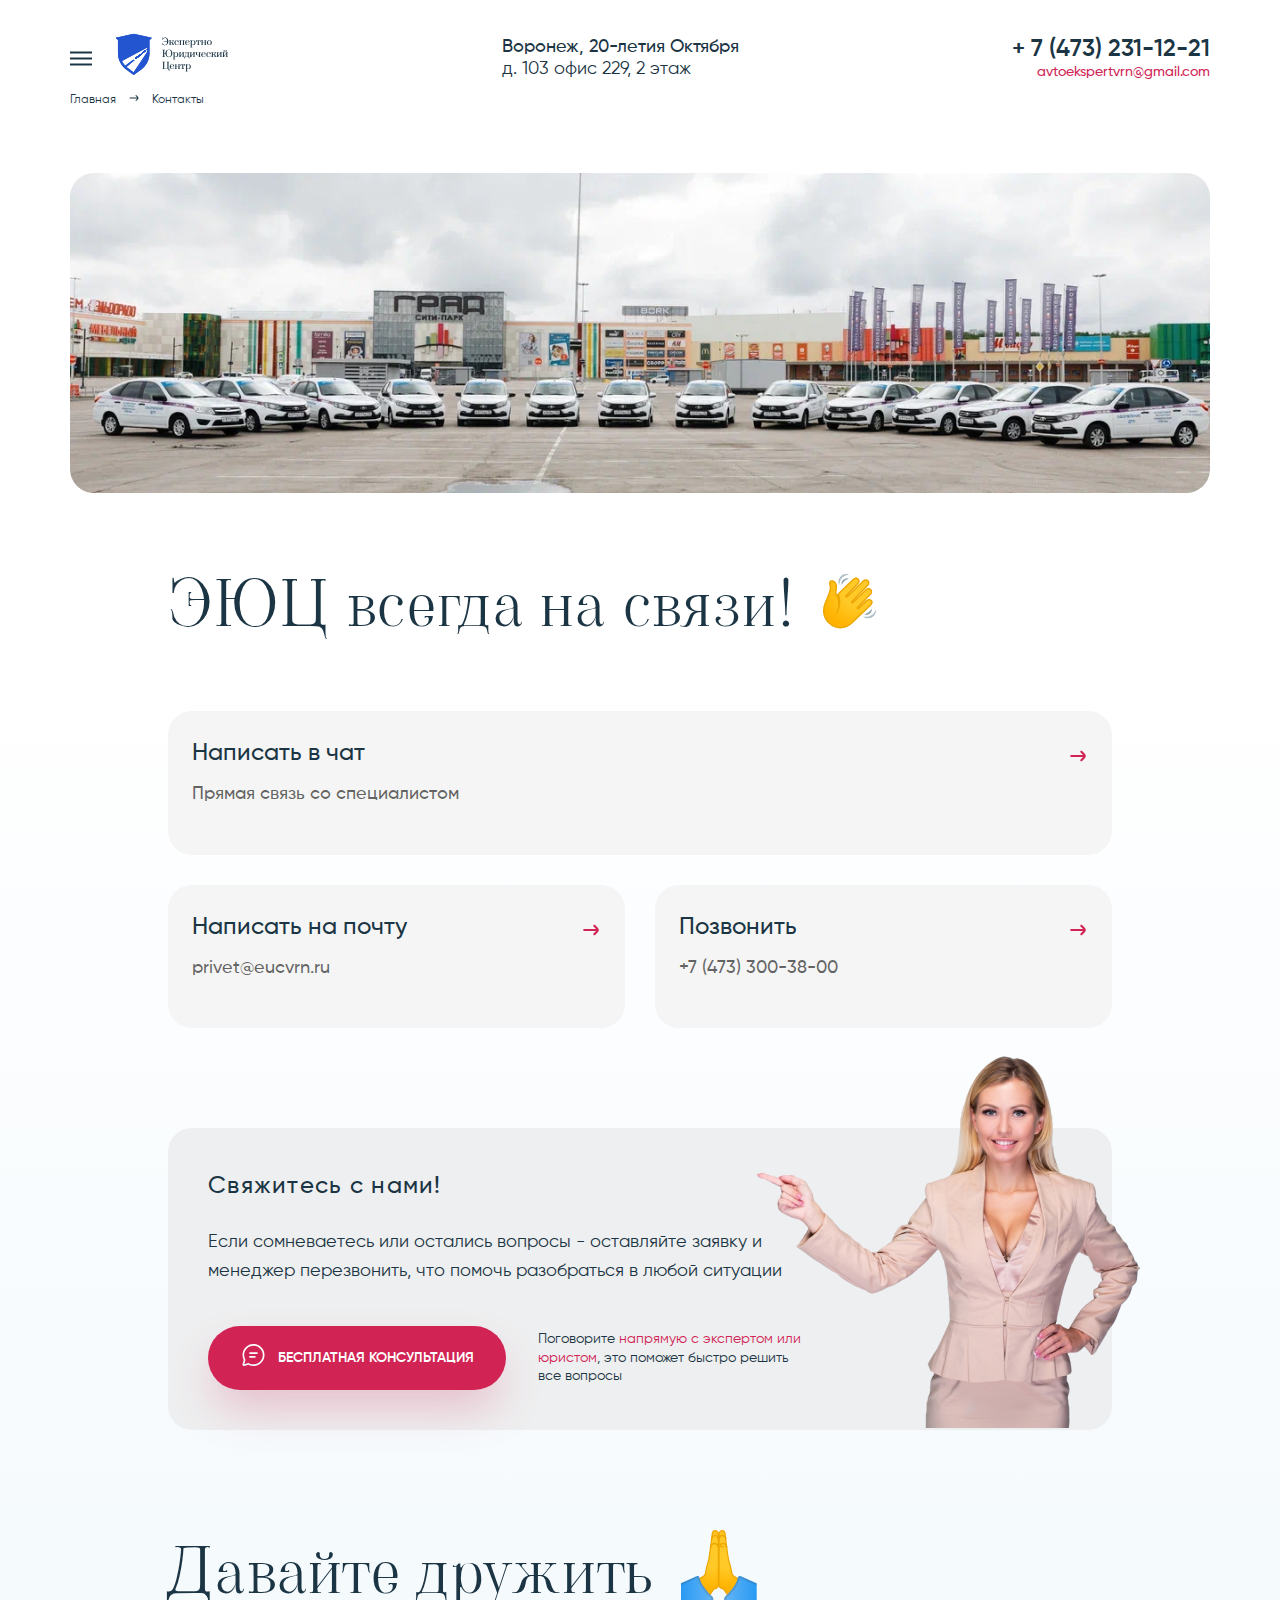
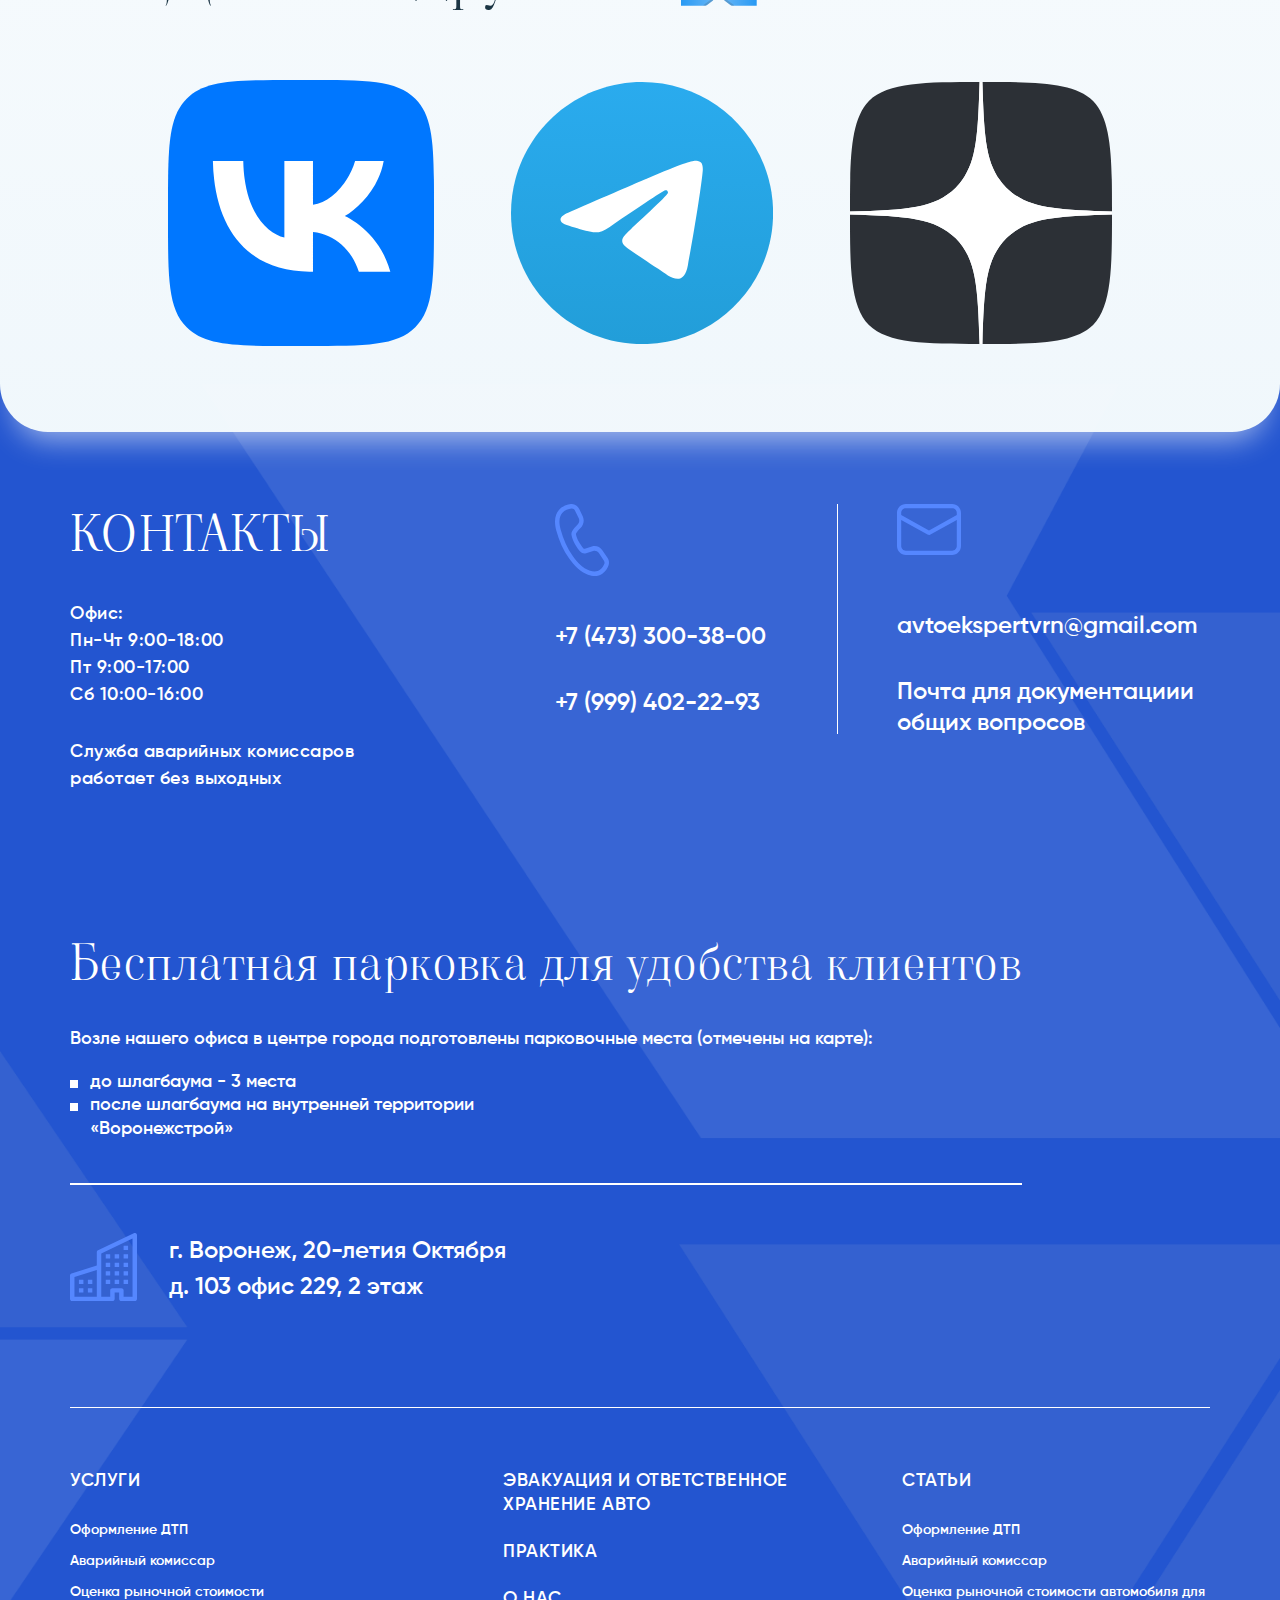
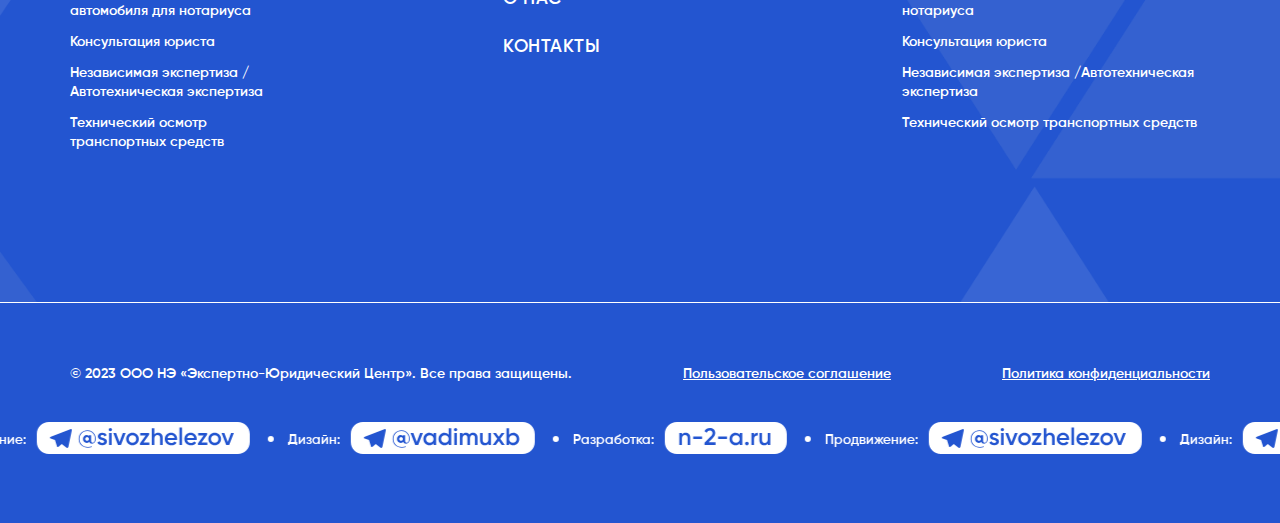
<file: contacts.html>
<!DOCTYPE html>
<html lang="ru">

<head>
    <meta charset="UTF-8">
    <meta name="viewport" content="width=device-width, initial-scale=1.0">
    <title>Контакты</title>
    <link rel="stylesheet" href="https://cdn.jsdelivr.net/npm/swiper@10/swiper-bundle.min.css" />
    <link rel="stylesheet" href="css/style.css">

</head>

<body>
    <header class="header">
        <div class="container">
            <div class="header__inner">
                <div class="burger">
                    <svg xmlns="http://www.w3.org/2000/svg" width="22" height="15" viewBox="0 0 22 15" fill="none">
                        <path d="M0 0.5H22V2.5H0V0.5Z" fill="#1B3544" />
                        <path d="M0 6.5H22V8.5H0V6.5Z" fill="#1B3544" />
                        <path d="M0 12.5H22V14.5H0V12.5Z" fill="#1B3544" />
                    </svg>
                </div>
                <div class="logo">
                    <img src="img/logo.svg" alt="">
                </div>
                <div class="address">
                    <div>
                        <span>Воронеж, 20-летия Октября</span>
                        <span>д. 103 офис 229, 2 этаж</span>
                    </div>
                </div>
                <div class="links">
                    <a href="tel:+74732311221">+ 7 (473) 231-12-21</a>
                    <a href="mailto:avtoekspertvrn@gmail.com">avtoekspertvrn@gmail.com</a>
                </div>
            </div>
        </div>
    </header>

    <div class="breadcrumbs">
        <div class="container">
            <ul>
                <li><a href="main.html">Главная</a></li>
                <li class="left_arrow"><a href="contacts.html">Контакты</a></li>
            </ul>
        </div>
    </div>

    <main class="main">
        <div class="contacts__block white-background bottom-radius">
            <div class="container">

                <div class="contacts__block-banner">
                    <img src="img/banner-contacts.png" alt="">
                </div>

                <div class="contacts__block-title title-with-smile">
                    <h1 class="title">ЭЮЦ всегда на связи!</h1>
                    <span>
                        <svg xmlns="http://www.w3.org/2000/svg" width="54" height="55" viewBox="0 0 54 55" fill="none">
                            <path
                                d="M27.8178 49.7784C29.7174 48.2538 47.3578 31.0993 47.5549 30.9117C48.334 30.1326 48.8246 29.3246 48.9592 28.584C49.0987 27.8145 48.8631 27.1412 48.2379 26.516C47.6559 25.9341 46.9442 25.6263 46.1795 25.6263C45.2465 25.6263 44.2895 26.0688 43.4911 26.8719L35.4934 34.5571C35.3539 34.6918 35.1711 34.7591 34.9932 34.7591C34.8056 34.7591 34.6229 34.687 34.4834 34.5475C34.2045 34.2685 34.2045 33.8165 34.4786 33.5375L47.2472 20.3506C48.5264 19.0713 49.1276 17.114 47.6079 15.5942C47.0259 15.0123 46.3142 14.7045 45.5495 14.7045C44.6165 14.7045 43.6595 15.147 42.8611 15.9501L29.7992 28.685C29.6597 28.8197 29.477 28.8918 29.2942 28.8918C29.1115 28.8918 28.9239 28.8197 28.7844 28.6802C28.5055 28.4013 28.5007 27.9492 28.7796 27.6654L44.4674 11.5833C45.1936 10.8571 45.6312 9.98665 45.7082 9.14022C45.7803 8.27937 45.4774 7.48103 44.8281 6.83178C44.2462 6.24986 43.5344 5.94207 42.7697 5.94207C41.8368 5.94207 40.8797 6.38452 40.0814 7.18286L24.081 22.7841C23.9415 22.9187 23.7588 22.9909 23.576 22.9909C23.3933 22.9909 23.2057 22.9187 23.0662 22.7793C22.7873 22.5003 22.7825 22.0482 23.0614 21.7645L34.6806 9.82313C35.4116 9.09213 35.8492 8.22646 35.9214 7.38004C35.9935 6.51918 35.6905 5.72084 35.0413 5.0716C34.4594 4.48968 33.7476 4.18188 32.9829 4.18188C32.0499 4.18188 31.0929 4.62434 30.2946 5.42748C26.0336 9.61153 14.9098 20.5526 14.5346 20.9565C13.1063 21.9424 12.8177 20.4516 12.7456 19.4849C12.6638 18.3596 13.9527 14.4304 13.2025 10.8956C11.9425 6.19696 8.31147 6.96644 8.22971 7.00491C6.23869 7.93791 6.61862 9.33259 7.32558 12.1364L7.39772 12.6894C8.13834 16.3541 3.05016 27.2134 2.67503 28.0261C0.679195 32.3929 -1.61963 41.2468 5.99341 48.8598C14.3375 57.2039 24.6677 52.9284 27.8178 49.7784Z"
                                fill="url(#paint0_radial_1186_3765)" />
                            <path
                                d="M17.1123 54.4625C22.2293 54.4625 26.5817 52.0146 28.2986 50.317C29.8424 49.0569 39.5859 39.6501 47.5212 31.9504C47.8434 31.6378 48.031 31.4599 48.0502 31.4359C48.9495 30.5365 49.5074 29.5987 49.6661 28.7138C49.8489 27.7087 49.5363 26.7997 48.7475 26.0062C48.0262 25.2848 47.1413 24.9049 46.1794 24.9049C45.0492 24.9049 43.9142 25.4243 42.9813 26.3621L34.9931 34.0377L47.7665 20.8507C49.2381 19.3791 49.9787 16.9408 48.1175 15.0844C47.3961 14.363 46.5112 13.9831 45.5494 13.9831C44.4192 13.9831 43.2842 14.5025 42.3512 15.4403L29.2989 28.1656L44.9819 12.0882C45.8187 11.2514 46.3333 10.2271 46.4247 9.2075C46.516 8.12061 46.1409 7.1251 45.3378 6.32195C44.6164 5.60057 43.7315 5.22063 42.7696 5.22063C41.6443 5.22063 40.5093 5.73522 39.5715 6.67303L23.5759 22.2694L35.1951 10.3281C36.0367 9.48644 36.5513 8.46207 36.6379 7.44251C36.7292 6.36043 36.3541 5.36491 35.551 4.56177C34.8296 3.84038 33.9447 3.46045 32.9828 3.46045C31.8526 3.46045 30.7177 3.97985 29.7847 4.91765L26.3172 8.31779C20.1373 14.3774 14.9722 19.4512 14.4191 20.0187C14.1498 20.2351 13.7987 20.3169 13.6496 20.2447C13.5535 20.1966 13.4477 19.9754 13.4669 19.5089C13.4957 18.6913 13.6112 17.6766 13.7314 16.6041C13.9719 14.4496 14.2219 12.2181 13.9093 10.7465C13.2264 8.19275 11.8846 7.11067 10.8843 6.64417C9.50888 6.00935 8.17671 6.23058 7.92182 6.35081C5.42101 7.52426 5.91637 9.48644 6.59928 12.2085L6.6137 12.2758L6.69065 12.8385C7.19082 15.3008 4.62268 22.1059 2.05454 27.651L2.01606 27.7279C0.299164 31.4791 -2.79319 41.1024 5.47872 49.3744C9.28284 53.1688 13.3996 54.4625 17.1123 54.4625ZM46.1794 26.3477C46.7469 26.3477 47.2855 26.5833 47.728 27.0258C48.1849 27.4826 48.3436 27.9251 48.2474 28.4541C48.1416 29.036 47.7136 29.7286 47.0451 30.4019C47.0403 30.4067 46.8479 30.5942 46.5161 30.9116C35.2528 41.8431 28.4525 48.3404 27.3656 49.2156L27.3079 49.2686C24.6532 51.9233 14.7894 56.6363 6.50309 48.35C-1.12918 40.7177 1.74194 31.8062 3.3338 28.3243L3.36746 28.2521C5.02184 24.6837 8.78268 16.027 8.11419 12.574L8.00358 11.8526C7.26295 8.90933 7.21967 8.29374 8.47489 7.68778C8.8452 7.62045 11.4999 7.29823 12.5147 11.0831C12.7695 12.2902 12.5243 14.4977 12.3079 16.4454C12.1828 17.5467 12.0674 18.5903 12.0385 19.4608C11.9905 20.8315 12.6397 21.3557 13.0341 21.548C13.8372 21.9376 14.7942 21.6057 15.3906 21.1056L15.4531 21.0479C15.7465 20.7305 22.7247 13.8869 27.3416 9.35659L30.8139 5.94683C31.9969 4.75895 33.5215 4.56177 34.5458 5.58614C35.046 6.0863 35.272 6.67303 35.2191 7.32228C35.1614 8.00038 34.7959 8.70734 34.1851 9.31811L22.5419 21.2595C21.9937 21.8174 21.9937 22.7311 22.5516 23.289C23.0854 23.8228 24.028 23.8324 24.5763 23.3034L40.5862 7.6974C41.7693 6.51432 43.2987 6.31714 44.3182 7.34151C44.8184 7.84168 45.0444 8.4284 44.9915 9.07765C44.929 9.75576 44.5635 10.4675 43.9575 11.0687L28.2649 27.1604C27.7119 27.7183 27.7167 28.6321 28.2746 29.1899C28.8084 29.7238 29.751 29.7334 30.2993 29.2044L43.366 16.4647C44.5491 15.272 46.0784 15.0796 47.098 16.104C48.3436 17.3496 47.6799 18.8933 46.7373 19.8408L33.9591 33.0373C33.4108 33.5952 33.4157 34.5042 33.9735 35.0572C34.5122 35.5959 35.4452 35.6007 35.9934 35.0765L43.9912 27.3913C44.6645 26.7132 45.4388 26.3477 46.1794 26.3477Z"
                                fill="#EDA600" />
                            <path
                                d="M15.6837 20.49C18.324 25.8812 17.9825 33.4269 14.0197 39.4817C13.5724 40.2993 12.8078 39.9001 13.1973 39.0585C17.9825 28.8196 12.9665 21.4422 12.9665 21.4422L15.6837 20.49Z"
                                fill="#EDA600" />
                            <path
                                d="M26.0669 0.271912C24.6145 -0.108019 23.0659 -0.0743537 21.5606 0.276722C20.0649 0.637415 18.5693 1.39728 17.4583 2.63806C16.3714 3.86923 15.703 5.36491 15.4769 6.93272C15.2653 8.48611 15.4625 10.0876 16.1983 11.4149C16.2849 9.92408 16.5446 8.55344 16.9822 7.28861C17.2083 6.6586 17.4728 6.05744 17.795 5.48995C18.1124 4.92727 18.4875 4.36939 18.8867 3.91251C19.6994 2.97471 20.8008 2.2437 22.0367 1.67621C23.2775 1.08948 24.6289 0.656652 26.0669 0.271912Z"
                                fill="#B0BEC5" />
                            <path
                                d="M25.668 4.83095C24.8648 4.32117 23.8597 4.21537 22.9123 4.38369C21.9552 4.55201 21.0415 5.02813 20.3201 5.687C19.6035 6.35548 19.0937 7.1971 18.7763 8.07238C18.6224 8.51002 18.5455 8.97171 18.4733 9.41897C18.4493 9.88066 18.4493 10.3423 18.5214 10.804C18.8533 10.453 19.113 10.1019 19.3582 9.76043C19.642 9.43821 19.8632 9.09675 20.1181 8.78415C20.6183 8.16376 21.104 7.60108 21.6282 7.10091C22.1668 6.61518 22.7343 6.18716 23.3932 5.81685C24.0473 5.43691 24.7831 5.1195 25.668 4.83095Z"
                                fill="#90A4AE" />
                            <path
                                d="M53.1622 35.3025C52.4841 36.6298 51.7771 37.861 50.9547 38.9479C50.1372 40.0348 49.1994 40.9582 48.1077 41.5593C47.5787 41.8527 46.9486 42.1076 46.3331 42.3C45.7127 42.4971 45.0682 42.6318 44.4046 42.7232C43.0772 42.8867 41.6825 42.8578 40.2061 42.6318C41.3507 43.6273 42.88 44.1563 44.4382 44.2717C46.0157 44.3775 47.6171 44.0361 49.0503 43.2281C50.4931 42.4058 51.5511 41.0976 52.2148 39.7078C52.8784 38.3083 53.2343 36.803 53.1622 35.3025Z"
                                fill="#B0BEC5" />
                            <path
                                d="M48.6176 34.7397C48.1511 35.5477 47.6895 36.1969 47.1845 36.7644C46.6843 37.3319 46.1457 37.7984 45.559 38.2216C44.9626 38.6304 44.3086 38.9911 43.5968 39.3518C43.2409 39.5346 42.861 39.6788 42.4859 39.8905C42.0963 40.0588 41.7019 40.2367 41.2883 40.4916C41.726 40.6551 42.1732 40.7513 42.6301 40.8234C43.0822 40.8427 43.5487 40.8667 44.0104 40.8042C44.9338 40.6792 45.8571 40.357 46.6651 39.7943C47.4586 39.222 48.1175 38.4284 48.4782 37.5291C48.8437 36.6346 48.9495 35.6343 48.6176 34.7397Z"
                                fill="#90A4AE" />
                            <defs>
                                <radialGradient id="paint0_radial_1186_3765" cx="0" cy="0" r="1"
                                    gradientUnits="userSpaceOnUse"
                                    gradientTransform="translate(35.2643 16.3829) rotate(-135) scale(43.7678)">
                                    <stop offset="0.3533" stop-color="#FFCA28" />
                                    <stop offset="0.8723" stop-color="#FFB300" />
                                </radialGradient>
                            </defs>
                        </svg>
                    </span>
                </div>

                <div class="contacts__block-grid">
                    <div class="grid-item">
                        <span class="item-title">
                            <span class="text">Написать в чат</span>
                            <span>
                                <svg xmlns="http://www.w3.org/2000/svg" width="20" height="20" viewBox="0 0 20 20"
                                    fill="none">
                                    <path
                                        d="M3.3335 8.90008C2.72598 8.90008 2.2335 9.39257 2.2335 10.0001C2.2335 10.6076 2.72598 11.1001 3.3335 11.1001L3.3335 8.90008ZM16.6668 11.1001C17.2743 11.1001 17.7668 10.6076 17.7668 10.0001C17.7668 9.39257 17.2743 8.90008 16.6668 8.90008L16.6668 11.1001ZM14.1078 5.05214C13.6763 4.62448 12.9799 4.62759 12.5522 5.05908C12.1246 5.49056 12.1277 6.18704 12.5592 6.6147L14.1078 5.05214ZM14.8026 7.2895L14.0283 8.07079L14.8026 7.2895ZM14.8026 12.7107L14.0283 11.9294L14.8026 12.7107ZM12.5592 13.3855C12.1277 13.8131 12.1246 14.5096 12.5522 14.9411C12.9799 15.3726 13.6763 15.3757 14.1078 14.948L12.5592 13.3855ZM16.6503 9.73897L17.7414 9.59989L17.7414 9.59989L16.6503 9.73897ZM16.6503 10.2612L17.7414 10.4003L17.7414 10.4003L16.6503 10.2612ZM3.3335 11.1001L16.6668 11.1001L16.6668 8.90008L3.3335 8.90008L3.3335 11.1001ZM12.5592 6.6147L14.0283 8.07079L15.577 6.50823L14.1078 5.05214L12.5592 6.6147ZM14.0283 11.9294L12.5592 13.3855L14.1078 14.948L15.577 13.4919L14.0283 11.9294ZM14.0283 8.07079C14.6325 8.6696 15.0184 9.05445 15.2743 9.3731C15.5163 9.67439 15.5502 9.80805 15.5591 9.87805L17.7414 9.59989C17.6601 8.96223 17.356 8.45176 16.9896 7.99554C16.6372 7.55667 16.1444 7.07062 15.577 6.50823L14.0283 8.07079ZM15.577 13.4919C16.1444 12.9295 16.6372 12.4435 16.9896 12.0046C17.356 11.5484 17.6601 11.0379 17.7414 10.4003L15.5591 10.1221C15.5502 10.1921 15.5163 10.3258 15.2743 10.6271C15.0184 10.9457 14.6325 11.3306 14.0283 11.9294L15.577 13.4919ZM15.5591 9.87805C15.5694 9.95909 15.5694 10.0411 15.5591 10.1221L17.7414 10.4003C17.7753 10.1345 17.7753 9.86562 17.7414 9.59989L15.5591 9.87805Z"
                                        fill="#D12455" />
                                </svg>
                            </span>
                        </span>
                        <span class="item-text">Прямая связь со специалистом</span>
                    </div>
                    <div class="grid-item">
                        <span class="item-title">
                            <span class="text">Написать на почту</span>
                            <span>
                                <svg xmlns="http://www.w3.org/2000/svg" width="20" height="20" viewBox="0 0 20 20"
                                    fill="none">
                                    <path
                                        d="M3.3335 8.90008C2.72598 8.90008 2.2335 9.39257 2.2335 10.0001C2.2335 10.6076 2.72598 11.1001 3.3335 11.1001L3.3335 8.90008ZM16.6668 11.1001C17.2743 11.1001 17.7668 10.6076 17.7668 10.0001C17.7668 9.39257 17.2743 8.90008 16.6668 8.90008L16.6668 11.1001ZM14.1078 5.05214C13.6763 4.62448 12.9799 4.62759 12.5522 5.05908C12.1246 5.49056 12.1277 6.18704 12.5592 6.6147L14.1078 5.05214ZM14.8026 7.2895L14.0283 8.07079L14.8026 7.2895ZM14.8026 12.7107L14.0283 11.9294L14.8026 12.7107ZM12.5592 13.3855C12.1277 13.8131 12.1246 14.5096 12.5522 14.9411C12.9799 15.3726 13.6763 15.3757 14.1078 14.948L12.5592 13.3855ZM16.6503 9.73897L17.7414 9.59989L17.7414 9.59989L16.6503 9.73897ZM16.6503 10.2612L17.7414 10.4003L17.7414 10.4003L16.6503 10.2612ZM3.3335 11.1001L16.6668 11.1001L16.6668 8.90008L3.3335 8.90008L3.3335 11.1001ZM12.5592 6.6147L14.0283 8.07079L15.577 6.50823L14.1078 5.05214L12.5592 6.6147ZM14.0283 11.9294L12.5592 13.3855L14.1078 14.948L15.577 13.4919L14.0283 11.9294ZM14.0283 8.07079C14.6325 8.6696 15.0184 9.05445 15.2743 9.3731C15.5163 9.67439 15.5502 9.80805 15.5591 9.87805L17.7414 9.59989C17.6601 8.96223 17.356 8.45176 16.9896 7.99554C16.6372 7.55667 16.1444 7.07062 15.577 6.50823L14.0283 8.07079ZM15.577 13.4919C16.1444 12.9295 16.6372 12.4435 16.9896 12.0046C17.356 11.5484 17.6601 11.0379 17.7414 10.4003L15.5591 10.1221C15.5502 10.1921 15.5163 10.3258 15.2743 10.6271C15.0184 10.9457 14.6325 11.3306 14.0283 11.9294L15.577 13.4919ZM15.5591 9.87805C15.5694 9.95909 15.5694 10.0411 15.5591 10.1221L17.7414 10.4003C17.7753 10.1345 17.7753 9.86562 17.7414 9.59989L15.5591 9.87805Z"
                                        fill="#D12455" />
                                </svg>
                            </span>
                        </span>
                        <span class="item-text">
                            privet@eucvrn.ru</span>
                    </div>
                    <div class="grid-item">
                        <span class="item-title">
                            <span class="text">Позвонить</span>
                            <span>
                                <svg xmlns="http://www.w3.org/2000/svg" width="20" height="20" viewBox="0 0 20 20"
                                    fill="none">
                                    <path
                                        d="M3.3335 8.90008C2.72598 8.90008 2.2335 9.39257 2.2335 10.0001C2.2335 10.6076 2.72598 11.1001 3.3335 11.1001L3.3335 8.90008ZM16.6668 11.1001C17.2743 11.1001 17.7668 10.6076 17.7668 10.0001C17.7668 9.39257 17.2743 8.90008 16.6668 8.90008L16.6668 11.1001ZM14.1078 5.05214C13.6763 4.62448 12.9799 4.62759 12.5522 5.05908C12.1246 5.49056 12.1277 6.18704 12.5592 6.6147L14.1078 5.05214ZM14.8026 7.2895L14.0283 8.07079L14.8026 7.2895ZM14.8026 12.7107L14.0283 11.9294L14.8026 12.7107ZM12.5592 13.3855C12.1277 13.8131 12.1246 14.5096 12.5522 14.9411C12.9799 15.3726 13.6763 15.3757 14.1078 14.948L12.5592 13.3855ZM16.6503 9.73897L17.7414 9.59989L17.7414 9.59989L16.6503 9.73897ZM16.6503 10.2612L17.7414 10.4003L17.7414 10.4003L16.6503 10.2612ZM3.3335 11.1001L16.6668 11.1001L16.6668 8.90008L3.3335 8.90008L3.3335 11.1001ZM12.5592 6.6147L14.0283 8.07079L15.577 6.50823L14.1078 5.05214L12.5592 6.6147ZM14.0283 11.9294L12.5592 13.3855L14.1078 14.948L15.577 13.4919L14.0283 11.9294ZM14.0283 8.07079C14.6325 8.6696 15.0184 9.05445 15.2743 9.3731C15.5163 9.67439 15.5502 9.80805 15.5591 9.87805L17.7414 9.59989C17.6601 8.96223 17.356 8.45176 16.9896 7.99554C16.6372 7.55667 16.1444 7.07062 15.577 6.50823L14.0283 8.07079ZM15.577 13.4919C16.1444 12.9295 16.6372 12.4435 16.9896 12.0046C17.356 11.5484 17.6601 11.0379 17.7414 10.4003L15.5591 10.1221C15.5502 10.1921 15.5163 10.3258 15.2743 10.6271C15.0184 10.9457 14.6325 11.3306 14.0283 11.9294L15.577 13.4919ZM15.5591 9.87805C15.5694 9.95909 15.5694 10.0411 15.5591 10.1221L17.7414 10.4003C17.7753 10.1345 17.7753 9.86562 17.7414 9.59989L15.5591 9.87805Z"
                                        fill="#D12455" />
                                </svg>
                            </span>
                        </span>
                        <span class="item-text">+7 (473) 300-38-00</span>
                    </div>
                </div>

                <div class="contact-us">
                    <div class="content">
                        <span class="title">Свяжитесь с нами!</span>
                        <p>Если сомневаетесь или остались вопросы - оставляйте заявку и менеджер перезвонить, что помочь
                            разобраться в любой ситуации</p>
                        <div class="button__wrapper">
                            <div class="consultation__button">
                                <a href="#">
                                    <span>
                                        <svg xmlns="http://www.w3.org/2000/svg" width="26" height="26"
                                            viewBox="0 0 26 26" fill="none">
                                            <path
                                                d="M13.5 2C19.5751 2 24.5 6.92445 24.5 12.9991C24.5 19.0737 19.5751 23.9981 13.5 23.9981C11.7199 23.9981 9.99961 23.5742 8.45415 22.775L4.24575 23.949C3.51434 24.1532 2.75584 23.7259 2.5516 22.9946C2.48401 22.7525 2.48404 22.4966 2.55164 22.2548L3.72607 18.0501C2.925 16.5033 2.5 14.7812 2.5 12.9991C2.5 6.92445 7.42487 2 13.5 2ZM13.5 3.64986C8.33614 3.64986 4.15 7.83564 4.15 12.9991C4.15 14.6155 4.56005 16.1705 5.33034 17.5499L5.49604 17.8466L4.27206 22.2288L8.65731 21.0055L8.95379 21.1708C10.3321 21.9392 11.8854 22.3483 13.5 22.3483C18.6639 22.3483 22.85 18.1625 22.85 12.9991C22.85 7.83564 18.6639 3.64986 13.5 3.64986ZM9.925 14.099H14.8731C15.3287 14.099 15.6981 14.4683 15.6981 14.9239C15.6981 15.3415 15.3877 15.6867 14.985 15.7413L14.8731 15.7488H9.925C9.46937 15.7488 9.1 15.3795 9.1 14.9239C9.1 14.5063 9.41037 14.1611 9.81305 14.1065L9.925 14.099H14.8731H9.925ZM9.925 10.2493H17.0799C17.5356 10.2493 17.9049 10.6186 17.9049 11.0742C17.9049 11.4919 17.5946 11.837 17.1919 11.8916L17.0799 11.8992H9.925C9.46937 11.8992 9.1 11.5298 9.1 11.0742C9.1 10.6566 9.41037 10.3114 9.81305 10.2568L9.925 10.2493H17.0799H9.925Z"
                                                fill="white" />
                                            <path
                                                d="M13.5 2C19.5751 2 24.5 6.92445 24.5 12.9991C24.5 19.0737 19.5751 23.9981 13.5 23.9981C11.7199 23.9981 9.99961 23.5742 8.45415 22.775L4.24575 23.949C3.51434 24.1532 2.75584 23.7259 2.5516 22.9946C2.48401 22.7525 2.48404 22.4966 2.55164 22.2548L3.72607 18.0501C2.925 16.5033 2.5 14.7812 2.5 12.9991C2.5 6.92445 7.42487 2 13.5 2ZM13.5 3.64986C8.33614 3.64986 4.15 7.83564 4.15 12.9991C4.15 14.6155 4.56005 16.1705 5.33034 17.5499L5.49604 17.8466L4.27206 22.2288L8.65731 21.0055L8.95379 21.1708C10.3321 21.9392 11.8854 22.3483 13.5 22.3483C18.6639 22.3483 22.85 18.1625 22.85 12.9991C22.85 7.83564 18.6639 3.64986 13.5 3.64986ZM9.925 14.099H14.8731C15.3287 14.099 15.6981 14.4683 15.6981 14.9239C15.6981 15.3415 15.3877 15.6867 14.985 15.7413L14.8731 15.7488H9.925C9.46937 15.7488 9.1 15.3795 9.1 14.9239C9.1 14.5063 9.41037 14.1611 9.81305 14.1065L9.925 14.099H14.8731H9.925ZM9.925 10.2493H17.0799C17.5356 10.2493 17.9049 10.6186 17.9049 11.0742C17.9049 11.4919 17.5946 11.837 17.1919 11.8916L17.0799 11.8992H9.925C9.46937 11.8992 9.1 11.5298 9.1 11.0742C9.1 10.6566 9.41037 10.3114 9.81305 10.2568L9.925 10.2493H17.0799H9.925Z"
                                                fill="url(#paint0_linear_1108_1454)" fill-opacity="0.2" />
                                            <defs>
                                                <linearGradient id="paint0_linear_1108_1454" x1="13.5" y1="8.25844"
                                                    x2="13.5" y2="24" gradientUnits="userSpaceOnUse">
                                                    <stop stop-color="white" stop-opacity="0" />
                                                    <stop offset="1" stop-color="#2D94D3" stop-opacity="0.35" />
                                                </linearGradient>
                                            </defs>
                                        </svg>
                                    </span>
                                    <span class="button-text">бесплатная консультация</span>
                                </a>
                            </div>
                            <div class="text-next-to-btn">Поговорите <span>напрямую с экспертом
                                    или юристом</span>, это поможет быстро решить все вопросы</div>
                        </div>
                    </div>
                </div>

                <div class="contacts__block-social">
                    <div class="title-with-smile">
                        <h2 class="title">Давайте дружить</h2>
                        <span>
                            <svg xmlns="http://www.w3.org/2000/svg" width="76" height="76" viewBox="0 0 76 76"
                                fill="none">
                                <mask id="mask0_1186_3784" style="mask-type:luminance" maskUnits="userSpaceOnUse" x="0"
                                    y="0" width="76" height="76">
                                    <path d="M0 0H75.7053V75.7053H0V0Z" fill="white" />
                                </mask>
                                <g mask="url(#mask0_1186_3784)">
                                    <path
                                        d="M8.86437 55.0691C8.83283 55.0439 8.80128 55.0187 8.76974 54.9998C8.56786 54.8799 8.44799 54.6969 8.40383 54.4824C8.36598 54.2679 8.41645 54.0408 8.54893 53.8263C10.0126 53.1324 20.788 47.9907 23.4503 45.5744C24.1379 44.9499 24.466 43.3727 25.0779 40.1615C25.2167 39.4297 25.3681 38.6474 25.5322 37.821C25.6899 37.0576 26.1063 35.6444 26.5416 34.1493C27.1409 32.1115 27.7592 30.0107 27.9674 28.7679C29.696 18.3142 31.1344 5.35599 31.147 5.22982C31.3804 2.97759 31.8725 0.6875 33.702 0.6875C35.8596 0.6875 37.3674 2.04389 37.3674 3.9933L37.4999 53.8516C37.4999 57.4223 36.1435 57.9396 34.5726 58.539C33.6894 58.8733 32.6926 59.2582 31.986 60.1982C30.5413 62.1287 28.9957 64.69 27.5005 67.1694C26.8633 68.223 26.2135 69.3081 25.5763 70.3238L8.86437 55.0691Z"
                                        fill="url(#paint0_radial_1186_3784)" />
                                    <path
                                        d="M33.7083 1.31229C35.5252 1.31229 36.7428 2.38478 36.7428 3.98721L36.8753 53.8392C36.8753 56.9746 35.8722 57.3595 34.3518 57.9399C33.3929 58.3058 32.3015 58.7222 31.4876 59.8073C30.024 61.763 28.472 64.337 26.9705 66.8352C26.4658 67.668 25.9548 68.5197 25.4501 69.3398L9.29965 54.6025C9.24287 54.5521 9.17979 54.5016 9.11039 54.4574C9.05361 54.4259 9.04099 54.3943 9.04099 54.3628C9.03468 54.3439 9.03468 54.3186 9.04099 54.2934C11.1229 53.3029 21.2674 48.4199 23.8855 46.0415C24.7246 45.2782 25.0527 43.7262 25.7088 40.2816C25.8476 39.5561 25.999 38.7675 26.163 37.9474C26.3144 37.2092 26.7245 35.8087 27.1598 34.3324C27.7654 32.2758 28.39 30.156 28.5982 28.869C30.3268 18.3965 31.7652 5.42561 31.7841 5.28682C32.0743 2.49834 32.6484 1.31229 33.7083 1.31229ZM33.7083 0.0505371C31.2037 0.0505371 30.7432 3.12291 30.5287 5.15434C30.5287 5.15434 29.0966 18.0999 27.3554 28.6608C27.0021 30.7995 25.2924 35.8781 24.9265 37.695C24.1505 41.5055 23.7531 44.4517 23.0339 45.1078C20.2769 47.6124 8.13884 53.3218 8.13884 53.3218C7.54581 54.0726 7.6783 55.0631 8.44166 55.5299L25.7088 71.2892C27.9169 67.8194 30.3205 63.4664 32.4907 60.5643C34.2256 58.2427 38.1308 59.9334 38.1308 53.8392L37.9983 3.98721C37.9983 1.81699 36.3706 0.0505371 33.7083 0.0505371Z"
                                        fill="#EDA600" />
                                    <path
                                        d="M27.4878 79.907L-4.36523 79.5538L-4.01194 55.0631L16.0121 46.0731C16.9521 45.6567 18.0435 46.1803 18.2959 47.1771C18.8952 49.5177 20.2895 53.6688 23.3429 57.8326C26.2197 61.7567 29.3236 64.7849 31.2541 66.5135C32.3645 67.5103 32.6799 69.119 32.0175 70.4565L24.346 76.3552L27.4878 79.907Z"
                                        fill="url(#paint1_linear_1186_3784)" />
                                    <path fill-rule="evenodd" clip-rule="evenodd"
                                        d="M31.4512 8.96064C31.3805 9.39613 30.9709 9.69277 30.5348 9.6236C30.0977 9.55428 29.7996 9.14376 29.8689 8.70669L30.6603 8.83221C29.8689 8.70669 29.869 8.70633 29.869 8.70596L29.8691 8.70516L29.8694 8.70333L29.8702 8.69876C29.8708 8.69532 29.8715 8.69107 29.8723 8.68605C29.8741 8.67602 29.8764 8.66288 29.8795 8.64684C29.8855 8.61478 29.8943 8.57103 29.9063 8.51725C29.9303 8.40989 29.9675 8.26138 30.0221 8.08523C30.1305 7.73579 30.3122 7.26255 30.6065 6.78255C31.204 5.8081 32.3003 4.76929 34.1427 4.76929C36.0016 4.76929 37.0305 5.82765 37.5501 6.83371C37.8028 7.32294 37.9404 7.80321 38.0155 8.15534C38.0535 8.33317 38.0765 8.48299 38.0902 8.59124C38.0971 8.64548 38.1017 8.68963 38.1046 8.72201C38.1061 8.73822 38.1072 8.75151 38.108 8.76169C38.1084 8.76678 38.1087 8.77109 38.109 8.7746L38.1093 8.77926L38.1094 8.78114L38.1094 8.78196C38.1095 8.78234 38.1095 8.78271 37.3097 8.83221L38.1095 8.78271C38.1368 9.2244 37.8009 9.60462 37.3592 9.63196C36.9186 9.65924 36.5391 9.32498 36.5102 8.88483L36.5101 8.88402C36.51 8.88185 36.5096 8.87683 36.5088 8.86914C36.5074 8.85375 36.5048 8.82782 36.5004 8.79288C36.4915 8.72276 36.4755 8.61777 36.4482 8.48981C36.3929 8.23039 36.2947 7.89525 36.1262 7.56907C35.8036 6.94431 35.249 6.37186 34.1427 6.37186C33.0201 6.37186 32.3751 6.96387 31.9727 7.62023C31.767 7.95564 31.6341 8.29781 31.5528 8.55992C31.5126 8.68956 31.4862 8.79586 31.4703 8.86687C31.4624 8.90227 31.4571 8.9286 31.4542 8.94432C31.4527 8.95217 31.4518 8.95735 31.4514 8.95965C31.4513 8.96008 31.4513 8.96042 31.4512 8.96064ZM36.5101 8.88304C36.5101 8.88297 36.5101 8.8829 36.5101 8.88283C36.51 8.88268 36.51 8.88253 36.51 8.88238C36.51 8.88238 36.51 8.88238 36.51 8.88238L36.5101 8.88283L36.5101 8.88298L36.5101 8.88304Z"
                                        fill="#EDA600" />
                                    <path fill-rule="evenodd" clip-rule="evenodd"
                                        d="M30.5087 17.1798C30.5087 17.1798 30.5087 17.1798 30.5087 17.1798C30.4282 17.6139 30.0117 17.9012 29.5772 17.822C29.1418 17.7426 28.8532 17.3254 28.9326 16.89L29.7209 17.0337C28.9326 16.89 28.9326 16.8897 28.9327 16.8893L28.9328 16.8885L28.9332 16.8867L28.934 16.8821C28.9347 16.8786 28.9355 16.8742 28.9366 16.869C28.9386 16.8585 28.9414 16.8447 28.945 16.8277C28.9522 16.7938 28.9626 16.7472 28.9767 16.6897C29.0049 16.5748 29.0481 16.4155 29.1104 16.2262C29.2341 15.8505 29.4378 15.3424 29.7584 14.8278C30.4046 13.7905 31.5744 12.668 33.5124 12.668C35.4471 12.668 36.6324 13.7867 37.2952 14.8184C37.6247 15.3312 37.8378 15.8379 37.9686 16.213C38.0344 16.4018 38.0806 16.5609 38.111 16.6755C38.1262 16.7329 38.1374 16.7794 38.1453 16.8132C38.1492 16.8301 38.1522 16.8439 38.1545 16.8543C38.1556 16.8595 38.1565 16.8639 38.1572 16.8674L38.1582 16.872L38.1586 16.8738L38.1587 16.8745C38.1588 16.8749 38.1589 16.8752 37.395 17.0294L38.1589 16.8752C38.2464 17.309 37.9657 17.7316 37.5319 17.8192C37.0989 17.9065 36.6771 17.627 36.5884 17.1946C36.5884 17.1946 36.5884 17.1946 36.5884 17.1946C36.5884 17.1943 36.5882 17.1936 36.588 17.1927C36.5874 17.1896 36.586 17.1833 36.5839 17.1741C36.5796 17.1558 36.5724 17.1257 36.5618 17.0856C36.5405 17.0053 36.506 16.8859 36.4553 16.7406C36.3531 16.4473 36.19 16.0628 35.9469 15.6846C35.4647 14.9341 34.7195 14.2705 33.5124 14.2705C32.3087 14.2705 31.5827 14.9303 31.1186 15.6752C30.884 16.0517 30.7289 16.4347 30.6326 16.7273C30.5849 16.8722 30.5528 16.9913 30.5331 17.0714C30.5233 17.1114 30.5167 17.1413 30.5128 17.1596C30.5109 17.1688 30.5097 17.175 30.5091 17.178C30.5089 17.1789 30.5088 17.1795 30.5087 17.1798ZM36.5882 17.1936C36.5882 17.1933 36.5881 17.1931 36.5881 17.1928C36.5881 17.1928 36.5881 17.1928 36.5881 17.1928C36.5881 17.1928 36.5881 17.1928 36.5881 17.1928L36.5881 17.1928L36.5882 17.1933L36.5882 17.1936Z"
                                        fill="#EDA600" />
                                    <path opacity="0.2"
                                        d="M16.5353 47.915C17.1662 50.2808 18.6487 54.6275 21.8157 58.949C24.743 62.9362 27.8785 66.0275 29.9919 67.9201C30.3704 68.2608 30.5345 68.7781 30.4398 69.2639L23.2352 74.5191C22.8125 74.8282 22.5413 75.2888 22.4719 75.8061C22.4025 76.3234 22.5539 76.8407 22.8819 77.2445L23.475 77.97L-2.4352 77.6798L-2.12607 56.2994L16.5353 47.915ZM16.693 45.9277C16.4659 45.9277 16.2388 45.9719 16.018 46.0728L-4.00608 55.0628L-4.35938 79.5535L27.4936 79.9068L24.3456 76.0458L32.017 70.4563C32.6795 69.1188 32.3703 67.5037 31.2537 66.5133C29.3232 64.7847 26.2256 61.7628 23.3425 57.8324C20.289 53.6749 18.8948 49.5237 18.2954 47.1769C18.1062 46.4135 17.4185 45.9277 16.693 45.9277Z"
                                        fill="#424242" />
                                </g>
                                <mask id="mask1_1186_3784" style="mask-type:luminance" maskUnits="userSpaceOnUse" x="0"
                                    y="0" width="76" height="76">
                                    <path d="M0 0H75.7053V75.7053H0V0Z" fill="white" />
                                </mask>
                                <g mask="url(#mask1_1186_3784)">
                                    <path
                                        d="M49.8333 70.3175C49.2024 69.3018 48.5463 68.2166 47.9091 67.1631C46.4139 64.6837 44.8683 62.1161 43.4235 60.1919C42.717 59.2519 41.7202 58.867 40.8369 58.5327C39.2661 57.9333 37.9097 57.416 37.9097 53.8452L38.0422 3.9933C38.0422 2.04389 39.55 0.6875 41.7076 0.6875C43.5371 0.6875 44.0229 2.98389 44.2626 5.22982C44.2752 5.3623 45.7136 18.3205 47.4422 28.7742C47.6441 30.017 48.2687 32.1241 48.868 34.1556C49.3096 35.6507 49.726 37.0639 49.8774 37.8273C50.0478 38.6537 50.1992 39.4423 50.338 40.1741C50.9499 43.3853 51.278 44.9562 51.9656 45.5808C54.6216 47.997 65.4033 53.1387 66.867 53.8326C66.9994 54.0408 67.0499 54.2679 67.0121 54.4824C66.9742 54.6969 66.848 54.8799 66.6461 54.9998C66.6146 55.0187 66.5831 55.0439 66.5515 55.0691L49.8333 70.3175Z"
                                        fill="url(#paint2_radial_1186_3784)" />
                                    <path
                                        d="M41.7012 1.31229C42.7611 1.31229 43.3352 2.50465 43.6317 5.29313C43.6443 5.42561 45.089 18.3965 46.8176 28.869C47.0258 30.1497 47.6567 32.2758 48.256 34.3261C48.6913 35.8087 49.1014 37.2029 49.2528 37.941C49.4232 38.7675 49.5683 39.5498 49.7071 40.2753C50.3632 43.7199 50.6912 45.2718 51.5303 46.0352C54.1484 48.4199 64.2929 53.2966 66.3748 54.2871C66.3812 54.3123 66.3812 54.3376 66.3748 54.3565C66.3685 54.3817 66.3559 54.4133 66.3054 54.4511C66.2361 54.4953 66.173 54.5394 66.1162 54.5962L49.9657 69.3335C49.461 68.5134 48.95 67.6617 48.4453 66.8289C46.9438 64.337 45.3855 61.7567 43.9282 59.801C43.1144 58.7158 42.023 58.2995 41.064 57.9336C39.5436 57.3532 38.5405 56.9683 38.5405 53.8392L38.673 3.9809C38.6667 2.38478 39.8906 1.31229 41.7012 1.31229ZM41.7012 0.0505371C39.0389 0.0505371 37.4049 1.81699 37.4049 3.98721L37.2725 53.8392C37.2725 59.9334 41.1776 58.2427 42.9125 60.5643C45.0827 63.4664 47.4864 67.8194 49.6944 71.2892L66.9616 55.5362C67.7249 55.0694 67.8637 54.0789 67.2644 53.3282C67.2644 53.3282 55.1263 47.6187 52.3694 45.1141C51.6502 44.458 51.2527 41.5118 50.4767 37.7013C50.1108 35.8844 48.4011 30.8058 48.0479 28.6671C46.3066 18.1063 44.8745 5.16065 44.8745 5.16065C44.6727 3.12291 44.2058 0.0505371 41.7012 0.0505371Z"
                                        fill="#EDA600" />
                                    <path
                                        d="M47.9152 79.907L79.7682 79.5538L79.415 55.0631L59.3909 46.0731C58.4509 45.6567 57.3595 46.1803 57.1071 47.1771C56.5078 49.5177 55.1135 53.6688 52.0601 57.8326C49.1833 61.7567 46.0794 64.7849 44.1489 66.5135C43.0385 67.5103 42.7231 69.119 43.3855 70.4565L51.057 76.3552L47.9152 79.907Z"
                                        fill="url(#paint3_linear_1186_3784)" />
                                    <path fill-rule="evenodd" clip-rule="evenodd"
                                        d="M37.8583 6.83371C38.3779 5.82765 39.4068 4.76929 41.2657 4.76929C43.1082 4.76929 44.2044 5.8081 44.8019 6.78255C45.0962 7.26255 45.2779 7.73579 45.3863 8.08523C45.4409 8.26138 45.4781 8.40989 45.5021 8.51725C45.5141 8.57104 45.5229 8.61478 45.5289 8.64684C45.532 8.66288 45.5343 8.67602 45.5361 8.68605C45.5367 8.68973 45.5373 8.69299 45.5377 8.69582C45.5379 8.69686 45.5381 8.69784 45.5382 8.69876L45.539 8.70333L45.5393 8.70516L45.5394 8.70596C45.5395 8.70633 45.5395 8.70669 44.7481 8.83221L45.5395 8.70669C45.6088 9.14376 45.3107 9.55428 44.8736 9.6236C44.4375 9.69277 44.0279 9.39612 43.9572 8.96063C43.9572 8.96063 43.9572 8.96063 43.9572 8.96063M43.9568 8.95838L43.9571 8.9599L43.957 8.95965C43.9566 8.95735 43.9557 8.95217 43.9542 8.94432C43.9513 8.9286 43.946 8.90227 43.9381 8.86687C43.9222 8.79586 43.8958 8.68956 43.8556 8.55992C43.7744 8.29781 43.6414 7.95564 43.4357 7.62023C43.0333 6.96387 42.3883 6.37186 41.2657 6.37186C40.1594 6.37186 39.6049 6.94431 39.2822 7.56907C39.1137 7.89525 39.0156 8.23039 38.9602 8.48982C38.9329 8.61777 38.9169 8.72276 38.9081 8.79288C38.9036 8.82782 38.901 8.85375 38.8996 8.86914C38.8989 8.87683 38.8985 8.88185 38.8983 8.88402C38.8983 8.88436 38.8982 8.88463 38.8982 8.88483C38.8693 9.32498 38.4898 9.65924 38.0492 9.63196C37.6075 9.60462 37.2716 9.2244 37.2989 8.78271L38.0987 8.83221C37.2989 8.78271 37.2989 8.78234 37.299 8.78196L37.299 8.78114L37.2991 8.77926L37.2995 8.7746C37.2997 8.77109 37.3 8.76677 37.3004 8.76169C37.3012 8.75151 37.3023 8.73822 37.3038 8.72201C37.3068 8.68963 37.3113 8.64548 37.3182 8.59124C37.332 8.48299 37.355 8.33317 37.3929 8.15534C37.4681 7.80321 37.6057 7.32294 37.8583 6.83371"
                                        fill="#EDA600" />
                                    <path fill-rule="evenodd" clip-rule="evenodd"
                                        d="M38.1114 14.8188C38.7739 13.7862 39.9594 12.668 41.8968 12.668C43.8348 12.668 45.0046 13.7905 45.6508 14.8278C45.9714 15.3424 46.1751 15.8505 46.2988 16.2262C46.3611 16.4155 46.4044 16.5748 46.4325 16.6897C46.4466 16.7472 46.457 16.7938 46.4642 16.8277C46.4678 16.8447 46.4706 16.8585 46.4726 16.869C46.4737 16.8742 46.4745 16.8786 46.4752 16.8821L46.476 16.8867L46.4764 16.8885L46.4765 16.8893C46.4766 16.8897 46.4766 16.89 45.7162 17.0286L46.4767 16.89C46.556 17.3254 46.2674 17.7426 45.8321 17.822C45.3975 17.9012 44.981 17.6138 44.9005 17.1798M38.1114 14.8188C37.7822 15.3319 37.5697 15.8387 37.4394 16.214L38.1114 14.8188ZM37.4394 16.214C37.3738 16.4029 37.3278 16.562 37.2977 16.6767L37.4394 16.214ZM37.2977 16.6767C37.2826 16.7341 37.2714 16.7806 37.2636 16.8145L37.2977 16.6767ZM37.2636 16.8145C37.2597 16.8314 37.2567 16.8452 37.2545 16.8556L37.2636 16.8145ZM37.2545 16.8556C37.2533 16.8608 37.2524 16.8652 37.2517 16.8687L37.2545 16.8556ZM37.2517 16.8687L37.2508 16.8733L37.2517 16.8687ZM37.2508 16.8733L37.2504 16.8751L37.2508 16.8733ZM37.2504 16.8751L37.2502 16.8759L37.2504 16.8751ZM37.2502 16.8759C37.2502 16.8762 37.2501 16.8766 38.0358 17.0337L37.2502 16.8759ZM38.821 17.1936C38.821 17.1936 38.821 17.1936 38.821 17.1936L38.821 17.1936ZM38.8211 17.1932C38.7332 17.6258 38.3118 17.9061 37.8787 17.8194C37.4447 17.7326 37.1633 17.3105 37.2501 16.8766L38.0358 17.0337M38.8211 17.1932C38.8211 17.1932 38.8211 17.1932 38.8211 17.1932C38.8211 17.1929 38.8213 17.1923 38.8215 17.1913C38.8221 17.1883 38.8235 17.182 38.8256 17.1729C38.8298 17.1545 38.837 17.1245 38.8475 17.0844C38.8686 17.0041 38.9029 16.8848 38.9533 16.7396C39.0551 16.4465 39.2176 16.0622 39.4602 15.6842C39.9412 14.9345 40.6861 14.2705 41.8968 14.2705C43.1006 14.2705 43.8265 14.9303 44.2906 15.6752C44.5252 16.0517 44.6803 16.4347 44.7766 16.7273C44.8243 16.8722 44.8564 16.9913 44.8761 17.0714C44.8859 17.1114 44.8925 17.1413 44.8964 17.1596C44.8983 17.1688 44.8996 17.175 44.9002 17.178C44.9003 17.1787 44.9004 17.1793 44.9005 17.1797L44.9004 17.1794L44.9003 17.1786M44.9002 17.178C44.9002 17.178 44.9002 17.178 44.9002 17.178L44.9003 17.1784C44.9002 17.1783 44.9002 17.1782 44.9002 17.178Z"
                                        fill="#EDA600" />
                                    <path opacity="0.2"
                                        d="M58.8736 47.915L77.5412 56.2931L77.8504 77.6735L51.9402 77.9637L52.5333 77.2382C52.8613 76.8344 53.0127 76.3171 52.9433 75.7998C52.8739 75.2825 52.6026 74.8219 52.18 74.5128L44.9753 69.2576C44.8807 68.7718 45.0447 68.2545 45.4233 67.9138C47.5367 66.0212 50.6722 62.9299 53.5994 58.9427C56.7601 54.6275 58.2427 50.2808 58.8736 47.915ZM58.7159 45.9277C57.984 45.9277 57.3027 46.4135 57.1071 47.1769C56.5078 49.5174 55.1135 53.6686 52.0601 57.8324C49.1833 61.7565 46.0794 64.7847 44.1489 66.5133C43.0385 67.5101 42.7231 69.1188 43.3855 70.4563L51.057 76.0458L47.9089 79.9068L79.7619 79.5535L79.4086 55.0628L59.3909 46.0728C59.1701 45.9719 58.943 45.9277 58.7159 45.9277Z"
                                        fill="#424242" />
                                </g>
                                <defs>
                                    <radialGradient id="paint0_radial_1186_3784" cx="0" cy="0" r="1"
                                        gradientUnits="userSpaceOnUse"
                                        gradientTransform="translate(29.9928 22.6769) scale(27.3823 40.878)">
                                        <stop offset="0.3533" stop-color="#FFCA28" />
                                        <stop offset="0.8723" stop-color="#FFB300" />
                                    </radialGradient>
                                    <linearGradient id="paint1_linear_1186_3784" x1="-4.36094" y1="62.9175" x2="32.3594"
                                        y2="62.9175" gradientUnits="userSpaceOnUse">
                                        <stop stop-color="#2196F3" />
                                        <stop offset="1" stop-color="#64B5F6" />
                                    </linearGradient>
                                    <radialGradient id="paint2_radial_1186_3784" cx="0" cy="0" r="1"
                                        gradientUnits="userSpaceOnUse"
                                        gradientTransform="translate(45.4039 22.6769) rotate(180) scale(27.3823 40.878)">
                                        <stop offset="0.3533" stop-color="#FFCA28" />
                                        <stop offset="0.8723" stop-color="#FFB300" />
                                    </radialGradient>
                                    <linearGradient id="paint3_linear_1186_3784" x1="79.7682" y1="62.9175" x2="43.0512"
                                        y2="62.9175" gradientUnits="userSpaceOnUse">
                                        <stop stop-color="#2196F3" />
                                        <stop offset="1" stop-color="#64B5F6" />
                                    </linearGradient>
                                </defs>
                            </svg>
                        </span>
                    </div>

                    <div class="flex-block">
                        <div class="item">
                            <a href="#">
                                <img src="img/vk.svg" alt="">
                            </a>
                        </div>
                        <div class="item">
                            <a href="#">
                                <img src="img/tg.svg" alt="">
                            </a>
                        </div>
                        <div class="item">
                            <a href="#">
                                <img src="img/dzen.svg" alt="">
                            </a>
                        </div>
                    </div>
                </div>


            </div>
        </div>
    </main>

    <footer class="footer">
        <div class="container">
            <div class="contacts">
                <div class="contacts__item">
                    <h2>Контакты</h2>
                    <div class="schedule">
                        <span>Офис:</span>
                        <ul>
                            <li>Пн-Чт 9:00-18:00</li>
                            <li>Пт 9:00-17:00</li>
                            <li>Сб 10:00-16:00</li>
                        </ul>
                        <span class="warning__block">
                            Служба аварийных комиссаров работает без выходных
                        </span>
                    </div>
                </div>
                <div class="contacts__item">
                    <span class="contacts__item-icon">
                        <svg xmlns="http://www.w3.org/2000/svg" width="54" height="72" viewBox="0 0 54 72" fill="none">
                            <g clip-path="url(#clip0_1108_1055)">
                                <path
                                    d="M15.9305 0.0724149C19.5955 -0.442414 22.6749 1.85463 24.1322 4.84073L27.719 12.1902C29.709 16.2678 28.5668 21.0511 25.5486 24.0622C23.7685 25.8381 21.9782 27.8676 20.9389 29.6581C20.8822 29.7557 20.8477 29.9007 20.8795 30.0777C21.8387 35.4084 25.3658 40.677 28.5113 44.4536C28.7925 44.7913 29.287 44.9571 29.7981 44.7934L36.8666 42.53C40.7752 41.2785 45.0236 42.7831 47.3437 46.2406L52.4595 53.8645C53.8473 55.9327 54.548 58.7397 53.485 61.4375C52.5355 63.8472 50.698 67.3252 47.3572 69.6362C43.8902 72.0344 39.1405 72.9454 32.9269 70.7619C25.983 68.3217 19.4223 62.1997 13.9829 54.3692C8.51106 46.492 4.00753 36.6508 1.27581 26.3898C-1.30385 16.7 0.255281 10.1804 3.92066 5.97911C7.45708 1.92568 12.5252 0.550774 15.9305 0.0724149ZM20.1562 6.87797C19.345 5.21574 17.8945 4.39408 16.5343 4.58515C13.5097 5.01002 9.72195 6.16414 7.23486 9.01484C4.87672 11.7177 3.24469 16.4773 5.56452 25.1911C8.16839 34.9719 12.4573 44.3178 17.6047 51.728C22.7845 59.1849 28.67 64.4506 34.369 66.4533C39.4447 68.237 42.7085 67.3561 44.8698 65.861C47.1574 64.2786 48.5632 61.7616 49.3629 59.7322C49.7294 58.8019 49.572 57.6011 48.7964 56.4452L43.6806 48.8213C42.4653 47.0102 40.24 46.2221 38.1926 46.8777L31.1241 49.141C29.0122 49.8172 26.6325 49.2146 25.1298 47.4104C21.8564 43.4802 17.6862 37.4529 16.5078 30.9035C16.2926 29.7076 16.4784 28.4319 17.1182 27.3296C18.4652 25.0092 20.5995 22.6422 22.4475 20.7986C24.2525 18.998 24.7638 16.3191 23.743 14.2274L20.1562 6.87797Z"
                                    fill="#5587FF" />
                            </g>
                            <defs>
                                <clipPath id="clip0_1108_1055">
                                    <rect width="54" height="72" fill="white" />
                                </clipPath>
                            </defs>
                        </svg>
                    </span>
                    <ul>
                        <li><a href="#:tel+74733003800">+7 (473) 300-38-00</a></li>
                        <li><a href="#" class="watsapp">+7 (999) 402-22-93 </a></li>
                    </ul>
                </div>
                <div class="contacts__item">
                    <span class="contacts__item-icon">
                        <svg xmlns="http://www.w3.org/2000/svg" width="64" height="51" viewBox="0 0 64 51" fill="none">
                            <g clip-path="url(#clip0_1108_1065)">
                                <path
                                    d="M55.1579 0C60.0413 0 64 3.99586 64 8.925V42.075C64 47.0041 60.0413 51 55.1579 51H8.8421C3.95875 51 0 47.0041 0 42.075V8.925C0 3.99586 3.95875 0 8.8421 0H55.1579ZM59.7895 15.8967L33.0146 30.762C32.453 31.0737 31.7857 31.1083 31.2006 30.8659L30.9854 30.762L4.21053 15.8967V42.075C4.21053 44.6569 6.28415 46.75 8.8421 46.75H55.1579C57.7158 46.75 59.7895 44.6569 59.7895 42.075V15.8967ZM55.1579 4.25H8.8421C6.28415 4.25 4.21053 6.34307 4.21053 8.925V11.0483L32 26.4748L59.7895 11.0466V8.925C59.7895 6.34307 57.7158 4.25 55.1579 4.25Z"
                                    fill="#5587FF" />
                            </g>
                            <defs>
                                <clipPath id="clip0_1108_1065">
                                    <rect width="64" height="51" fill="white" />
                                </clipPath>
                            </defs>
                        </svg>
                    </span>
                    <ul>
                        <li><a href="#mail:avtoekspertvrn@gmail.com">avtoekspertvrn@gmail.com</a></li>
                        <li class="list-text">
                            Почта для документациии общих вопросов
                        </li>
                    </ul>
                </div>

            </div>

            <div class="map__block">
                <div class="content">
                    <h3>Бесплатная парковка для удобства клиентов</h3>
                    <span class="text">Возле нашего офиса в центре города подготовлены парковочные места (отмечены на
                        карте):</span>
                    <ul>
                        <li>до шлагбаума - 3 места</li>
                        <li>после шлагбаума на внутренней территории «Воронежстрой»</li>
                    </ul>
                    <div class="line"></div>
                    <div class="address">
                        <span class="image">
                            <svg xmlns="http://www.w3.org/2000/svg" width="67" height="68" viewBox="0 0 67 68"
                                fill="none">
                                <g clip-path="url(#clip0_1108_1489)">
                                    <path fill-rule="evenodd" clip-rule="evenodd"
                                        d="M65.9414 0.318255C66.5992 0.705326 66.9996 1.38864 67 2.12452V65.875C67 67.0486 66.0001 68 64.7667 68H51.3667C50.1332 68 49.1333 67.0486 49.1333 65.875V59.4999H44.6667V65.875C44.6667 67.0486 43.6668 68 42.4333 68H2.23333C0.999897 68 0 67.0486 0 65.875V42.4998C0.000729518 41.5856 0.615968 40.7742 1.5276 40.4853L26.8 32.4697V19.1246C26.8 18.3204 27.2772 17.5852 28.0328 17.2249L63.7661 0.224754C64.4592 -0.105306 65.2825 -0.0699169 65.9414 0.318255ZM26.8 36.9493L4.46667 44.0298V63.75H26.8V36.9493ZM31.2667 63.75H40.2V57.3749C40.2 56.2013 41.1999 55.2499 42.4333 55.2499H51.3667C52.6001 55.2499 53.6 56.2013 53.6 57.3749V63.75H62.5333V5.56279L31.2667 20.4379V63.75ZM8.93333 46.7498H13.4V50.9999H8.93333V46.7498ZM17.8667 46.7498H22.3333V50.9999H17.8667V46.7498ZM8.93333 55.2499H13.4V59.4999H8.93333V55.2499ZM17.8667 55.2499H22.3333V59.4999H17.8667V55.2499ZM35.7333 38.2498H40.2V42.4998H35.7333V38.2498ZM44.6667 38.2498H49.1333V42.4998H44.6667V38.2498ZM35.7333 46.7498H40.2V50.9999H35.7333V46.7498ZM44.6667 46.7498H49.1333V50.9999H44.6667V46.7498ZM53.6 38.2498H58.0667V42.4998H53.6V38.2498ZM53.6 46.7498H58.0667V50.9999H53.6V46.7498ZM35.7333 29.7497H40.2V33.9998H35.7333V29.7497ZM44.6667 29.7497H49.1333V33.9998H44.6667V29.7497ZM53.6 29.7497H58.0667V33.9998H53.6V29.7497ZM35.7333 21.2497H40.2V25.4997H35.7333V21.2497ZM44.6667 21.2497H49.1333V25.4997H44.6667V21.2497ZM53.6 21.2497H58.0667V25.4997H53.6V21.2497ZM53.6 12.7496H58.0667V16.9996H53.6V12.7496Z"
                                        fill="#5587FF" />
                                </g>
                                <defs>
                                    <clipPath id="clip0_1108_1489">
                                        <rect width="67" height="68" fill="white" />
                                    </clipPath>
                                </defs>
                            </svg>
                        </span>
                        <span class="text">
                            г. Воронеж, 20-летия Октября д. 103 офис 229, 2 этаж
                        </span>
                    </div>
                </div>
                <div class="map">
                    <div style="position:relative;overflow:hidden;"><a
                            href="https://yandex.ru/maps/193/voronezh/?utm_medium=mapframe&utm_source=maps"
                            style="color:#eee;font-size:12px;position:absolute;top:0px;">Воронеж</a><a
                            href="https://yandex.ru/maps/193/voronezh/house/ulitsa_20_letiya_oktyabrya_103/Z0AYdw5gS0UPQFtrfXp0c3pjYg==/?ll=39.190208%2C51.652606&utm_medium=mapframe&utm_source=maps&z=17.07"
                            style="color:#eee;font-size:12px;position:absolute;top:14px;">Улица 20-летия Октября, 103 —
                            Яндекс Карты</a><iframe
                            src="https://yandex.ru/map-widget/v1/?ll=39.190208%2C51.652606&mode=search&ol=geo&ouri=ymapsbm1%3A%2F%2Fgeo%3Fdata%3DCgg1Nzg2OTcwMRJK0KDQvtGB0YHQuNGPLCDQktC-0YDQvtC90LXQtiwg0YPQu9C40YbQsCAyMC3Qu9C10YLQuNGPINCe0LrRgtGP0LHRgNGPLCAxMDMiCg3GwhxCFUWcTkI%2C&z=17.07"
                            width="100%" height="100%" frameborder="1" allowfullscreen="true"
                            style="position:relative;"></iframe></div>
                </div>
            </div>

            <div class="links__block">
                <div class="line"></div>
                <div class="link__lists">
                    <div class="list__wrapper">
                        <span class="list-title">Услуги</span>
                        <ul class="list">
                            <li><a href="#">Оформление ДТП</a></li>
                            <li><a href="#">Аварийный комиссар</a></li>
                            <li><a href="#">Оценка рыночной стоимости автомобиля для нотариуса</a></li>
                            <li><a href="#">Консультация юриста</a></li>
                            <li><a href="#">Независимая экспертиза
                                    /Автотехническая экспертиза</a></li>
                            <li><a href="#">Технический осмотр транспортных средств</a></li>
                        </ul>
                    </div>
                    <div class="list__wrapper">
                        <span class="list-link">Эвакуация и ответственное хранение авто</span>
                        <span class="list-link">Практика</span>
                        <span class="list-link">О нас</span>
                        <span class="list-link">Контакты</span>

                    </div>
                    <div class="list__wrapper">
                        <span class="list-title">Статьи</span>
                        <ul class="list">
                            <li><a href="#">Оформление ДТП</a></li>
                            <li><a href="#">Аварийный комиссар</a></li>
                            <li><a href="#">Оценка рыночной стоимости автомобиля для нотариуса</a></li>
                            <li><a href="#">Консультация юриста</a></li>
                            <li><a href="#">Независимая экспертиза
                                    /Автотехническая экспертиза</a></li>
                            <li><a href="#">Технический осмотр транспортных средств</a></li>
                        </ul>
                    </div>
                </div>
            </div>
        </div>
        <div class="footer__bottom">
            <div class="line"></div>
            <div class="links">
                <p>© 2023 ООО НЭ «Экспертно-Юридический Центр». Все права защищены.</p>
                <a href="#">Пользовательское соглашение</a>
                <a href="#">Политика конфиденциальности</a>
            </div>

            <marquee behavior="alternate" direction="right">
                <div class="ticker">
                    <div class="item">
                        <span>Разработка:</span>
                        <div class="white__block">
                            <svg xmlns="http://www.w3.org/2000/svg" width="122" height="32" viewBox="0 0 122 32"
                                fill="none">
                                <path fill-rule="evenodd" clip-rule="evenodd"
                                    d="M12 0C5.37258 0 0 5.37258 0 12V20C0 26.6274 5.37258 32 12 32H110C116.627 32 122 26.6274 122 20V12C122 5.37258 116.627 0 110 0H12ZM24.16 12.008C23.312 11.128 22.2 10.688 20.824 10.688C19.128 10.688 17.888 11.304 17.104 12.536V11H14.512V23H17.104V16.568C17.104 15.4 17.384 14.536 17.944 13.976C18.504 13.4 19.24 13.112 20.152 13.112C20.984 13.112 21.64 13.352 22.12 13.832C22.6 14.312 22.84 15 22.84 15.896V23H25.432V15.632C25.432 14.096 25.008 12.888 24.16 12.008ZM28.3909 14.456V16.952H37.2709V14.456H28.3909ZM39.6893 20.84V23H50.7533V20.336H43.7933L47.5853 16.544C49.4893 14.608 50.4413 12.784 50.4413 11.072C50.4413 9.472 49.9133 8.208 48.8573 7.28C47.8013 6.352 46.5373 5.888 45.0653 5.888C43.8973 5.888 42.8333 6.176 41.8733 6.752C40.9133 7.328 40.1693 8.176 39.6413 9.296L41.9693 10.664C42.6413 9.272 43.6813 8.576 45.0893 8.576C45.8413 8.576 46.4573 8.808 46.9373 9.272C47.4333 9.72 47.6813 10.352 47.6813 11.168C47.6813 12.208 46.9693 13.44 45.5453 14.864L39.6893 20.84ZM53.3284 14.456V16.952H62.2084V14.456H53.3284ZM77.4908 11H74.8988V12.704C73.9228 11.36 72.5228 10.688 70.6988 10.688C69.0508 10.688 67.6428 11.296 66.4748 12.512C65.3068 13.728 64.7228 15.224 64.7228 17C64.7228 18.76 65.3068 20.256 66.4748 21.488C67.6428 22.704 69.0508 23.312 70.6988 23.312C72.5228 23.312 73.9228 22.632 74.8988 21.272V23H77.4908V11ZM71.1068 20.84C70.0188 20.84 69.1148 20.48 68.3948 19.76C67.6748 19.024 67.3148 18.104 67.3148 17C67.3148 15.896 67.6748 14.984 68.3948 14.264C69.1148 13.528 70.0188 13.16 71.1068 13.16C72.1948 13.16 73.0988 13.528 73.8188 14.264C74.5388 14.984 74.8988 15.896 74.8988 17C74.8988 18.104 74.5388 19.024 73.8188 19.76C73.0988 20.48 72.1948 20.84 71.1068 20.84ZM82.072 23.288C82.568 23.288 82.992 23.112 83.344 22.76C83.696 22.408 83.872 21.984 83.872 21.488C83.872 20.992 83.696 20.568 83.344 20.216C82.992 19.864 82.568 19.688 82.072 19.688C81.56 19.688 81.128 19.864 80.776 20.216C80.44 20.568 80.272 20.992 80.272 21.488C80.272 21.984 80.448 22.408 80.8 22.76C81.152 23.112 81.576 23.288 82.072 23.288ZM92.9172 10.784C91.1092 10.784 89.8772 11.528 89.2212 13.016V11H86.6292V23H89.2212V16.952C89.2212 15.72 89.5892 14.84 90.3252 14.312C91.0612 13.768 91.9252 13.528 92.9172 13.592V10.784ZM105.512 11H102.92V17.432C102.92 18.6 102.64 19.472 102.08 20.048C101.52 20.608 100.784 20.888 99.8723 20.888C99.0403 20.888 98.3843 20.648 97.9043 20.168C97.4243 19.688 97.1843 19 97.1843 18.104V11H94.5923V18.368C94.5923 19.904 95.0163 21.112 95.8643 21.992C96.7123 22.872 97.8243 23.312 99.2003 23.312C100.896 23.312 102.136 22.696 102.92 21.464V23H105.512V11Z"
                                    fill="white" />
                            </svg>
                        </div>
                    </div>
                    <div class="item">
                        <span>Продвижение:</span>
                        <div class="white__block">
                            <svg xmlns="http://www.w3.org/2000/svg" width="213" height="32" viewBox="0 0 213 32"
                                fill="none">
                                <path fill-rule="evenodd" clip-rule="evenodd"
                                    d="M0 12C0 5.37258 5.37258 0 12 0H201C207.627 0 213 5.37258 213 12V20C213 26.6274 207.627 32 201 32H12C5.37258 32 0 26.6274 0 20V12ZM50.576 8.312C52.272 8.312 53.776 8.728 55.088 9.56C56.4 10.376 57.376 11.4 58.016 12.632C58.656 13.864 58.976 15.16 58.976 16.52C58.976 18.2 58.624 19.48 57.92 20.36C57.216 21.24 56.336 21.68 55.28 21.68C53.696 21.68 52.696 21.024 52.28 19.712C51.672 20.496 50.848 20.888 49.808 20.888C48.752 20.888 47.88 20.52 47.192 19.784C46.504 19.032 46.16 18.104 46.16 17C46.16 15.88 46.504 14.952 47.192 14.216C47.88 13.464 48.752 13.088 49.808 13.088C50.736 13.088 51.504 13.408 52.112 14.048V13.328H54.32V18.752C54.32 20.048 54.808 20.696 55.784 20.696C56.472 20.696 57.032 20.352 57.464 19.664C57.912 18.96 58.136 17.912 58.136 16.52C58.136 14.408 57.408 12.64 55.952 11.216C54.512 9.792 52.72 9.08 50.576 9.08C48.384 9.08 46.52 9.84 44.984 11.36C43.448 12.88 42.68 14.76 42.68 17C42.68 19.288 43.464 21.184 45.032 22.688C46.616 24.176 48.608 24.92 51.008 24.92C52.528 24.92 53.864 24.712 55.016 24.296V25.112C53.832 25.496 52.496 25.688 51.008 25.688C48.384 25.688 46.2 24.864 44.456 23.216C42.712 21.584 41.84 19.512 41.84 17C41.84 14.584 42.672 12.536 44.336 10.856C46.016 9.16 48.096 8.312 50.576 8.312ZM50.264 18.872C50.792 18.872 51.232 18.704 51.584 18.368C51.936 18.016 52.112 17.56 52.112 17C52.112 16.44 51.936 15.984 51.584 15.632C51.232 15.28 50.792 15.104 50.264 15.104C49.72 15.104 49.272 15.28 48.92 15.632C48.568 15.984 48.392 16.44 48.392 17C48.392 17.56 48.568 18.016 48.92 18.368C49.272 18.704 49.72 18.872 50.264 18.872ZM63.6603 14.312C63.6603 14.712 63.8763 15.032 64.3083 15.272C64.7563 15.496 65.2923 15.696 65.9163 15.872C66.5563 16.032 67.1963 16.224 67.8363 16.448C68.4763 16.672 69.0123 17.056 69.4443 17.6C69.8923 18.128 70.1163 18.8 70.1163 19.616C70.1163 20.768 69.6683 21.672 68.7723 22.328C67.8923 22.984 66.7803 23.312 65.4363 23.312C64.2523 23.312 63.2363 23.064 62.3883 22.568C61.5403 22.072 60.9243 21.384 60.5403 20.504L62.7723 19.208C63.1883 20.36 64.0763 20.936 65.4363 20.936C66.7963 20.936 67.4763 20.488 67.4763 19.592C67.4763 19.208 67.2523 18.896 66.8043 18.656C66.3723 18.416 65.8363 18.216 65.1963 18.056C64.5723 17.88 63.9403 17.68 63.3003 17.456C62.6603 17.232 62.1163 16.864 61.6683 16.352C61.2363 15.824 61.0203 15.16 61.0203 14.36C61.0203 13.256 61.4363 12.368 62.2683 11.696C63.1163 11.024 64.1643 10.688 65.4123 10.688C66.4043 10.688 67.2843 10.912 68.0523 11.36C68.8363 11.792 69.4363 12.4 69.8523 13.184L67.6683 14.408C67.2523 13.496 66.5003 13.04 65.4123 13.04C64.9163 13.04 64.5003 13.152 64.1643 13.376C63.8283 13.584 63.6603 13.896 63.6603 14.312ZM74.7022 8.72C74.3822 9.04 73.9982 9.2 73.5502 9.2C73.1022 9.2 72.7102 9.04 72.3742 8.72C72.0542 8.384 71.8942 7.992 71.8942 7.544C71.8942 7.096 72.0542 6.712 72.3742 6.392C72.6942 6.056 73.0862 5.888 73.5502 5.888C74.0142 5.888 74.4062 6.056 74.7262 6.392C75.0462 6.712 75.2062 7.096 75.2062 7.544C75.2062 7.992 75.0382 8.384 74.7022 8.72ZM85.9918 11H88.8238L84.1438 23H81.1438L76.4638 11H79.2958L82.6557 20.12L85.9918 11ZM95.6604 23.312C93.9004 23.312 92.4044 22.704 91.1724 21.488C89.9404 20.272 89.3244 18.776 89.3244 17C89.3244 15.224 89.9404 13.728 91.1724 12.512C92.4044 11.296 93.9004 10.688 95.6604 10.688C97.4364 10.688 98.9324 11.296 100.148 12.512C101.38 13.728 101.996 15.224 101.996 17C101.996 18.776 101.38 20.272 100.148 21.488C98.9324 22.704 97.4364 23.312 95.6604 23.312ZM92.9964 19.712C93.7164 20.432 94.6044 20.792 95.6604 20.792C96.7164 20.792 97.6044 20.432 98.3244 19.712C99.0444 18.992 99.4044 18.088 99.4044 17C99.4044 15.912 99.0444 15.008 98.3244 14.288C97.6044 13.568 96.7164 13.208 95.6604 13.208C94.6044 13.208 93.7164 13.568 92.9964 14.288C92.2764 15.008 91.9164 15.912 91.9164 17C91.9164 18.088 92.2764 18.992 92.9964 19.712ZM106.71 20.552H112.542V23H103.182V21.272L108.798 13.448H103.422V11H112.302V12.728L106.71 20.552ZM121.269 10.688C122.645 10.688 123.757 11.128 124.605 12.008C125.453 12.888 125.877 14.096 125.877 15.632V23H123.285V15.896C123.285 15 123.045 14.312 122.565 13.832C122.085 13.352 121.429 13.112 120.597 13.112C119.685 13.112 118.949 13.4 118.389 13.976C117.829 14.536 117.549 15.4 117.549 16.568V23H114.957V6.2H117.549V12.536C118.333 11.304 119.573 10.688 121.269 10.688ZM130.708 18.104C130.9 19.016 131.34 19.72 132.028 20.216C132.716 20.696 133.556 20.936 134.548 20.936C135.924 20.936 136.956 20.44 137.644 19.448L139.78 20.696C138.596 22.44 136.844 23.312 134.524 23.312C132.572 23.312 130.996 22.72 129.796 21.536C128.596 20.336 127.996 18.824 127.996 17C127.996 15.208 128.588 13.712 129.772 12.512C130.956 11.296 132.476 10.688 134.332 10.688C136.092 10.688 137.532 11.304 138.652 12.536C139.788 13.768 140.356 15.264 140.356 17.024C140.356 17.296 140.324 17.656 140.26 18.104H130.708ZM72.2542 11H74.8462V23H72.2542V11ZM130.684 15.992H137.74C137.564 15.016 137.156 14.28 136.516 13.784C135.892 13.288 135.156 13.04 134.308 13.04C133.348 13.04 132.548 13.304 131.908 13.832C131.268 14.36 130.86 15.08 130.684 15.992ZM142.637 23V5.48H145.229V23H142.637ZM150.279 18.104C150.471 19.016 150.911 19.72 151.599 20.216C152.287 20.696 153.127 20.936 154.119 20.936C155.495 20.936 156.527 20.44 157.215 19.448L159.351 20.696C158.167 22.44 156.415 23.312 154.095 23.312C152.143 23.312 150.567 22.72 149.367 21.536C148.167 20.336 147.567 18.824 147.567 17C147.567 15.208 148.159 13.712 149.343 12.512C150.527 11.296 152.047 10.688 153.903 10.688C155.663 10.688 157.103 11.304 158.223 12.536C159.359 13.768 159.927 15.264 159.927 17.024C159.927 17.296 159.895 17.656 159.831 18.104H150.279ZM150.255 15.992H157.311C157.135 15.016 156.727 14.28 156.087 13.784C155.463 13.288 154.727 13.04 153.879 13.04C152.919 13.04 152.119 13.304 151.479 13.832C150.839 14.36 150.431 15.08 150.255 15.992ZM164.694 20.552H170.526V23H161.166V21.272L166.782 13.448H161.406V11H170.286V12.728L164.694 20.552ZM177.879 23.312C176.119 23.312 174.623 22.704 173.391 21.488C172.159 20.272 171.543 18.776 171.543 17C171.543 15.224 172.159 13.728 173.391 12.512C174.623 11.296 176.119 10.688 177.879 10.688C179.655 10.688 181.151 11.296 182.367 12.512C183.599 13.728 184.215 15.224 184.215 17C184.215 18.776 183.599 20.272 182.367 21.488C181.151 22.704 179.655 23.312 177.879 23.312ZM175.215 19.712C175.935 20.432 176.823 20.792 177.879 20.792C178.935 20.792 179.823 20.432 180.543 19.712C181.263 18.992 181.623 18.088 181.623 17C181.623 15.912 181.263 15.008 180.543 14.288C179.823 13.568 178.935 13.208 177.879 13.208C176.823 13.208 175.935 13.568 175.215 14.288C174.495 15.008 174.135 15.912 174.135 17C174.135 18.088 174.495 18.992 175.215 19.712ZM194.226 11H197.058L192.378 23H189.378L184.698 11H187.53L190.89 20.12L194.226 11ZM20.1979 24.4504C20.3091 24.8388 20.3553 25 20.9091 25L21.0097 24.8693L21 25C21.5306 25 21.7731 24.7878 22.0662 24.5313L22.0909 24.5097L24.9118 22.044L29.7717 25.7412C30.7021 26.2698 31.3736 25.9961 31.6053 24.8518L34.924 8.7485C35.2638 7.34581 34.4048 6.70962 33.5147 7.12569L14.0272 14.863C12.697 15.4124 12.7048 16.1766 13.7847 16.5171L18.1815 17.9301L20.0786 24.0749C20.1314 24.2184 20.1671 24.3431 20.1979 24.4504ZM24.3407 21.6096L23.8231 21.2158L23.7616 21.2957L24.3407 21.6096Z"
                                    fill="white" />
                            </svg>
                        </div>
                    </div>
                    <div class="item">
                        <span>Дизайн:</span>
                        <div class="white__block">
                            <svg xmlns="http://www.w3.org/2000/svg" width="184" height="32" viewBox="0 0 184 32"
                                fill="none">
                                <path fill-rule="evenodd" clip-rule="evenodd"
                                    d="M0 12C0 5.37258 5.37258 0 12 0H172C178.627 0 184 5.37258 184 12V20C184 26.6274 178.627 32 172 32H12C5.37258 32 0 26.6274 0 20V12ZM50.576 8.312C52.272 8.312 53.776 8.728 55.088 9.56C56.4 10.376 57.376 11.4 58.016 12.632C58.656 13.864 58.976 15.16 58.976 16.52C58.976 18.2 58.624 19.48 57.92 20.36C57.216 21.24 56.336 21.68 55.28 21.68C53.696 21.68 52.696 21.024 52.28 19.712C51.672 20.496 50.848 20.888 49.808 20.888C48.752 20.888 47.88 20.52 47.192 19.784C46.504 19.032 46.16 18.104 46.16 17C46.16 15.88 46.504 14.952 47.192 14.216C47.88 13.464 48.752 13.088 49.808 13.088C50.736 13.088 51.504 13.408 52.112 14.048V13.328H54.32V18.752C54.32 20.048 54.808 20.696 55.784 20.696C56.472 20.696 57.032 20.352 57.464 19.664C57.912 18.96 58.136 17.912 58.136 16.52C58.136 14.408 57.408 12.64 55.952 11.216C54.512 9.792 52.72 9.08 50.576 9.08C48.384 9.08 46.52 9.84 44.984 11.36C43.448 12.88 42.68 14.76 42.68 17C42.68 19.288 43.464 21.184 45.032 22.688C46.616 24.176 48.608 24.92 51.008 24.92C52.528 24.92 53.864 24.712 55.016 24.296V25.112C53.832 25.496 52.496 25.688 51.008 25.688C48.384 25.688 46.2 24.864 44.456 23.216C42.712 21.584 41.84 19.512 41.84 17C41.84 14.584 42.672 12.536 44.336 10.856C46.016 9.16 48.096 8.312 50.576 8.312ZM50.264 18.872C50.792 18.872 51.232 18.704 51.584 18.368C51.936 18.016 52.112 17.56 52.112 17C52.112 16.44 51.936 15.984 51.584 15.632C51.232 15.28 50.792 15.104 50.264 15.104C49.72 15.104 49.272 15.28 48.92 15.632C48.568 15.984 48.392 16.44 48.392 17C48.392 17.56 48.568 18.016 48.92 18.368C49.272 18.704 49.72 18.872 50.264 18.872ZM69.2339 11H72.0659L67.3859 23H64.3859L59.7059 11H62.5379L65.8979 20.12L69.2339 11ZM82.7426 11H85.3346V23H82.7426V21.272C81.7666 22.632 80.3666 23.312 78.5426 23.312C76.8946 23.312 75.4866 22.704 74.3186 21.488C73.1506 20.256 72.5666 18.76 72.5666 17C72.5666 15.224 73.1506 13.728 74.3186 12.512C75.4866 11.296 76.8946 10.688 78.5426 10.688C80.3666 10.688 81.7666 11.36 82.7426 12.704V11ZM76.2386 19.76C76.9586 20.48 77.8626 20.84 78.9506 20.84C80.0386 20.84 80.9426 20.48 81.6626 19.76C82.3826 19.024 82.7426 18.104 82.7426 17C82.7426 15.896 82.3826 14.984 81.6626 14.264C80.9426 13.528 80.0386 13.16 78.9506 13.16C77.8626 13.16 76.9586 13.528 76.2386 14.264C75.5186 14.984 75.1586 15.896 75.1586 17C75.1586 18.104 75.5186 19.024 76.2386 19.76ZM97.8597 6.2H100.452V23H97.8597V21.272C96.8838 22.632 95.4837 23.312 93.6598 23.312C92.0117 23.312 90.6038 22.704 89.4358 21.488C88.2678 20.256 87.6837 18.76 87.6837 17C87.6837 15.224 88.2678 13.728 89.4358 12.512C90.6038 11.296 92.0117 10.688 93.6598 10.688C95.4837 10.688 96.8838 11.36 97.8597 12.704V6.2ZM91.3558 19.76C92.0758 20.48 92.9798 20.84 94.0677 20.84C95.1558 20.84 96.0598 20.48 96.7798 19.76C97.4997 19.024 97.8597 18.104 97.8597 17C97.8597 15.896 97.4997 14.984 96.7798 14.264C96.0598 13.528 95.1558 13.16 94.0677 13.16C92.9798 13.16 92.0758 13.528 91.3558 14.264C90.6357 14.984 90.2757 15.896 90.2757 17C90.2757 18.104 90.6357 19.024 91.3558 19.76ZM105.921 8.72C105.601 9.04 105.217 9.2 104.769 9.2C104.321 9.2 103.929 9.04 103.593 8.72C103.273 8.384 103.113 7.992 103.113 7.544C103.113 7.096 103.273 6.712 103.593 6.392C103.913 6.056 104.305 5.888 104.769 5.888C105.233 5.888 105.625 6.056 105.945 6.392C106.265 6.712 106.425 7.096 106.425 7.544C106.425 7.992 106.257 8.384 105.921 8.72ZM122.178 10.688C123.538 10.688 124.634 11.128 125.466 12.008C126.299 12.888 126.715 14.072 126.715 15.56V23H124.122V15.728C124.122 14.896 123.915 14.256 123.499 13.808C123.083 13.344 122.515 13.112 121.795 13.112C120.994 13.112 120.354 13.376 119.874 13.904C119.41 14.432 119.178 15.224 119.178 16.28V23H116.587V15.728C116.587 14.896 116.386 14.256 115.987 13.808C115.603 13.344 115.05 13.112 114.33 13.112C113.547 13.112 112.907 13.384 112.41 13.928C111.914 14.456 111.667 15.24 111.667 16.28V23H109.075V11H111.667V12.44C112.435 11.272 113.578 10.688 115.099 10.688C116.634 10.688 117.771 11.32 118.507 12.584C119.307 11.32 120.531 10.688 122.178 10.688ZM137.577 11H140.169V23H137.577V21.464C136.793 22.696 135.553 23.312 133.857 23.312C132.481 23.312 131.369 22.872 130.521 21.992C129.673 21.112 129.249 19.904 129.249 18.368V11H131.841V18.104C131.841 19 132.081 19.688 132.561 20.168C133.041 20.648 133.697 20.888 134.529 20.888C135.441 20.888 136.177 20.608 136.737 20.048C137.297 19.472 137.577 18.6 137.577 17.432V11ZM153.928 23H150.928L147.952 18.896L144.952 23H141.928L146.439 16.832L142.167 11H145.167L147.928 14.792L150.688 11H153.712L149.439 16.856L153.928 23ZM162.46 10.688C164.108 10.688 165.516 11.296 166.684 12.512C167.852 13.728 168.436 15.224 168.436 17C168.436 18.76 167.852 20.256 166.684 21.488C165.516 22.704 164.108 23.312 162.46 23.312C160.636 23.312 159.236 22.632 158.26 21.272V23H155.668V6.2H158.26V12.704C159.236 11.36 160.636 10.688 162.46 10.688ZM159.34 19.76C160.06 20.48 160.964 20.84 162.052 20.84C163.14 20.84 164.044 20.48 164.764 19.76C165.484 19.024 165.844 18.104 165.844 17C165.844 15.896 165.484 14.984 164.764 14.264C164.044 13.528 163.14 13.16 162.052 13.16C160.964 13.16 160.06 13.528 159.34 14.264C158.62 14.984 158.26 15.896 158.26 17C158.26 18.104 158.62 19.024 159.34 19.76ZM20.1979 24.4504C20.3091 24.8388 20.3553 25 20.9091 25L21.0097 24.8693L21 25C21.5306 25 21.7731 24.7878 22.0662 24.5313L22.0909 24.5097L24.9118 22.044L29.7717 25.7412C30.7021 26.2698 31.3736 25.9961 31.6053 24.8518L34.924 8.7485C35.2638 7.34581 34.4048 6.70962 33.5147 7.12569L14.0272 14.863C12.697 15.4124 12.7048 16.1766 13.7847 16.5171L18.1815 17.9301L20.0786 24.0749C20.1314 24.2184 20.1671 24.3431 20.1979 24.4504ZM24.3407 21.6096L23.8231 21.2158L23.7616 21.2957L24.3407 21.6096ZM103.473 11H106.065V23H103.473V11Z"
                                    fill="white" />
                            </svg>
                        </div>
                    </div>
                    <div class="item">
                        <span>Разработка:</span>
                        <div class="white__block">
                            <svg xmlns="http://www.w3.org/2000/svg" width="122" height="32" viewBox="0 0 122 32"
                                fill="none">
                                <path fill-rule="evenodd" clip-rule="evenodd"
                                    d="M12 0C5.37258 0 0 5.37258 0 12V20C0 26.6274 5.37258 32 12 32H110C116.627 32 122 26.6274 122 20V12C122 5.37258 116.627 0 110 0H12ZM24.16 12.008C23.312 11.128 22.2 10.688 20.824 10.688C19.128 10.688 17.888 11.304 17.104 12.536V11H14.512V23H17.104V16.568C17.104 15.4 17.384 14.536 17.944 13.976C18.504 13.4 19.24 13.112 20.152 13.112C20.984 13.112 21.64 13.352 22.12 13.832C22.6 14.312 22.84 15 22.84 15.896V23H25.432V15.632C25.432 14.096 25.008 12.888 24.16 12.008ZM28.3909 14.456V16.952H37.2709V14.456H28.3909ZM39.6893 20.84V23H50.7533V20.336H43.7933L47.5853 16.544C49.4893 14.608 50.4413 12.784 50.4413 11.072C50.4413 9.472 49.9133 8.208 48.8573 7.28C47.8013 6.352 46.5373 5.888 45.0653 5.888C43.8973 5.888 42.8333 6.176 41.8733 6.752C40.9133 7.328 40.1693 8.176 39.6413 9.296L41.9693 10.664C42.6413 9.272 43.6813 8.576 45.0893 8.576C45.8413 8.576 46.4573 8.808 46.9373 9.272C47.4333 9.72 47.6813 10.352 47.6813 11.168C47.6813 12.208 46.9693 13.44 45.5453 14.864L39.6893 20.84ZM53.3284 14.456V16.952H62.2084V14.456H53.3284ZM77.4908 11H74.8988V12.704C73.9228 11.36 72.5228 10.688 70.6988 10.688C69.0508 10.688 67.6428 11.296 66.4748 12.512C65.3068 13.728 64.7228 15.224 64.7228 17C64.7228 18.76 65.3068 20.256 66.4748 21.488C67.6428 22.704 69.0508 23.312 70.6988 23.312C72.5228 23.312 73.9228 22.632 74.8988 21.272V23H77.4908V11ZM71.1068 20.84C70.0188 20.84 69.1148 20.48 68.3948 19.76C67.6748 19.024 67.3148 18.104 67.3148 17C67.3148 15.896 67.6748 14.984 68.3948 14.264C69.1148 13.528 70.0188 13.16 71.1068 13.16C72.1948 13.16 73.0988 13.528 73.8188 14.264C74.5388 14.984 74.8988 15.896 74.8988 17C74.8988 18.104 74.5388 19.024 73.8188 19.76C73.0988 20.48 72.1948 20.84 71.1068 20.84ZM82.072 23.288C82.568 23.288 82.992 23.112 83.344 22.76C83.696 22.408 83.872 21.984 83.872 21.488C83.872 20.992 83.696 20.568 83.344 20.216C82.992 19.864 82.568 19.688 82.072 19.688C81.56 19.688 81.128 19.864 80.776 20.216C80.44 20.568 80.272 20.992 80.272 21.488C80.272 21.984 80.448 22.408 80.8 22.76C81.152 23.112 81.576 23.288 82.072 23.288ZM92.9172 10.784C91.1092 10.784 89.8772 11.528 89.2212 13.016V11H86.6292V23H89.2212V16.952C89.2212 15.72 89.5892 14.84 90.3252 14.312C91.0612 13.768 91.9252 13.528 92.9172 13.592V10.784ZM105.512 11H102.92V17.432C102.92 18.6 102.64 19.472 102.08 20.048C101.52 20.608 100.784 20.888 99.8723 20.888C99.0403 20.888 98.3843 20.648 97.9043 20.168C97.4243 19.688 97.1843 19 97.1843 18.104V11H94.5923V18.368C94.5923 19.904 95.0163 21.112 95.8643 21.992C96.7123 22.872 97.8243 23.312 99.2003 23.312C100.896 23.312 102.136 22.696 102.92 21.464V23H105.512V11Z"
                                    fill="white" />
                            </svg>
                        </div>
                    </div>
                    <div class="item">
                        <span>Продвижение:</span>
                        <div class="white__block">
                            <svg xmlns="http://www.w3.org/2000/svg" width="213" height="32" viewBox="0 0 213 32"
                                fill="none">
                                <path fill-rule="evenodd" clip-rule="evenodd"
                                    d="M0 12C0 5.37258 5.37258 0 12 0H201C207.627 0 213 5.37258 213 12V20C213 26.6274 207.627 32 201 32H12C5.37258 32 0 26.6274 0 20V12ZM50.576 8.312C52.272 8.312 53.776 8.728 55.088 9.56C56.4 10.376 57.376 11.4 58.016 12.632C58.656 13.864 58.976 15.16 58.976 16.52C58.976 18.2 58.624 19.48 57.92 20.36C57.216 21.24 56.336 21.68 55.28 21.68C53.696 21.68 52.696 21.024 52.28 19.712C51.672 20.496 50.848 20.888 49.808 20.888C48.752 20.888 47.88 20.52 47.192 19.784C46.504 19.032 46.16 18.104 46.16 17C46.16 15.88 46.504 14.952 47.192 14.216C47.88 13.464 48.752 13.088 49.808 13.088C50.736 13.088 51.504 13.408 52.112 14.048V13.328H54.32V18.752C54.32 20.048 54.808 20.696 55.784 20.696C56.472 20.696 57.032 20.352 57.464 19.664C57.912 18.96 58.136 17.912 58.136 16.52C58.136 14.408 57.408 12.64 55.952 11.216C54.512 9.792 52.72 9.08 50.576 9.08C48.384 9.08 46.52 9.84 44.984 11.36C43.448 12.88 42.68 14.76 42.68 17C42.68 19.288 43.464 21.184 45.032 22.688C46.616 24.176 48.608 24.92 51.008 24.92C52.528 24.92 53.864 24.712 55.016 24.296V25.112C53.832 25.496 52.496 25.688 51.008 25.688C48.384 25.688 46.2 24.864 44.456 23.216C42.712 21.584 41.84 19.512 41.84 17C41.84 14.584 42.672 12.536 44.336 10.856C46.016 9.16 48.096 8.312 50.576 8.312ZM50.264 18.872C50.792 18.872 51.232 18.704 51.584 18.368C51.936 18.016 52.112 17.56 52.112 17C52.112 16.44 51.936 15.984 51.584 15.632C51.232 15.28 50.792 15.104 50.264 15.104C49.72 15.104 49.272 15.28 48.92 15.632C48.568 15.984 48.392 16.44 48.392 17C48.392 17.56 48.568 18.016 48.92 18.368C49.272 18.704 49.72 18.872 50.264 18.872ZM63.6603 14.312C63.6603 14.712 63.8763 15.032 64.3083 15.272C64.7563 15.496 65.2923 15.696 65.9163 15.872C66.5563 16.032 67.1963 16.224 67.8363 16.448C68.4763 16.672 69.0123 17.056 69.4443 17.6C69.8923 18.128 70.1163 18.8 70.1163 19.616C70.1163 20.768 69.6683 21.672 68.7723 22.328C67.8923 22.984 66.7803 23.312 65.4363 23.312C64.2523 23.312 63.2363 23.064 62.3883 22.568C61.5403 22.072 60.9243 21.384 60.5403 20.504L62.7723 19.208C63.1883 20.36 64.0763 20.936 65.4363 20.936C66.7963 20.936 67.4763 20.488 67.4763 19.592C67.4763 19.208 67.2523 18.896 66.8043 18.656C66.3723 18.416 65.8363 18.216 65.1963 18.056C64.5723 17.88 63.9403 17.68 63.3003 17.456C62.6603 17.232 62.1163 16.864 61.6683 16.352C61.2363 15.824 61.0203 15.16 61.0203 14.36C61.0203 13.256 61.4363 12.368 62.2683 11.696C63.1163 11.024 64.1643 10.688 65.4123 10.688C66.4043 10.688 67.2843 10.912 68.0523 11.36C68.8363 11.792 69.4363 12.4 69.8523 13.184L67.6683 14.408C67.2523 13.496 66.5003 13.04 65.4123 13.04C64.9163 13.04 64.5003 13.152 64.1643 13.376C63.8283 13.584 63.6603 13.896 63.6603 14.312ZM74.7022 8.72C74.3822 9.04 73.9982 9.2 73.5502 9.2C73.1022 9.2 72.7102 9.04 72.3742 8.72C72.0542 8.384 71.8942 7.992 71.8942 7.544C71.8942 7.096 72.0542 6.712 72.3742 6.392C72.6942 6.056 73.0862 5.888 73.5502 5.888C74.0142 5.888 74.4062 6.056 74.7262 6.392C75.0462 6.712 75.2062 7.096 75.2062 7.544C75.2062 7.992 75.0382 8.384 74.7022 8.72ZM85.9918 11H88.8238L84.1438 23H81.1438L76.4638 11H79.2958L82.6557 20.12L85.9918 11ZM95.6604 23.312C93.9004 23.312 92.4044 22.704 91.1724 21.488C89.9404 20.272 89.3244 18.776 89.3244 17C89.3244 15.224 89.9404 13.728 91.1724 12.512C92.4044 11.296 93.9004 10.688 95.6604 10.688C97.4364 10.688 98.9324 11.296 100.148 12.512C101.38 13.728 101.996 15.224 101.996 17C101.996 18.776 101.38 20.272 100.148 21.488C98.9324 22.704 97.4364 23.312 95.6604 23.312ZM92.9964 19.712C93.7164 20.432 94.6044 20.792 95.6604 20.792C96.7164 20.792 97.6044 20.432 98.3244 19.712C99.0444 18.992 99.4044 18.088 99.4044 17C99.4044 15.912 99.0444 15.008 98.3244 14.288C97.6044 13.568 96.7164 13.208 95.6604 13.208C94.6044 13.208 93.7164 13.568 92.9964 14.288C92.2764 15.008 91.9164 15.912 91.9164 17C91.9164 18.088 92.2764 18.992 92.9964 19.712ZM106.71 20.552H112.542V23H103.182V21.272L108.798 13.448H103.422V11H112.302V12.728L106.71 20.552ZM121.269 10.688C122.645 10.688 123.757 11.128 124.605 12.008C125.453 12.888 125.877 14.096 125.877 15.632V23H123.285V15.896C123.285 15 123.045 14.312 122.565 13.832C122.085 13.352 121.429 13.112 120.597 13.112C119.685 13.112 118.949 13.4 118.389 13.976C117.829 14.536 117.549 15.4 117.549 16.568V23H114.957V6.2H117.549V12.536C118.333 11.304 119.573 10.688 121.269 10.688ZM130.708 18.104C130.9 19.016 131.34 19.72 132.028 20.216C132.716 20.696 133.556 20.936 134.548 20.936C135.924 20.936 136.956 20.44 137.644 19.448L139.78 20.696C138.596 22.44 136.844 23.312 134.524 23.312C132.572 23.312 130.996 22.72 129.796 21.536C128.596 20.336 127.996 18.824 127.996 17C127.996 15.208 128.588 13.712 129.772 12.512C130.956 11.296 132.476 10.688 134.332 10.688C136.092 10.688 137.532 11.304 138.652 12.536C139.788 13.768 140.356 15.264 140.356 17.024C140.356 17.296 140.324 17.656 140.26 18.104H130.708ZM72.2542 11H74.8462V23H72.2542V11ZM130.684 15.992H137.74C137.564 15.016 137.156 14.28 136.516 13.784C135.892 13.288 135.156 13.04 134.308 13.04C133.348 13.04 132.548 13.304 131.908 13.832C131.268 14.36 130.86 15.08 130.684 15.992ZM142.637 23V5.48H145.229V23H142.637ZM150.279 18.104C150.471 19.016 150.911 19.72 151.599 20.216C152.287 20.696 153.127 20.936 154.119 20.936C155.495 20.936 156.527 20.44 157.215 19.448L159.351 20.696C158.167 22.44 156.415 23.312 154.095 23.312C152.143 23.312 150.567 22.72 149.367 21.536C148.167 20.336 147.567 18.824 147.567 17C147.567 15.208 148.159 13.712 149.343 12.512C150.527 11.296 152.047 10.688 153.903 10.688C155.663 10.688 157.103 11.304 158.223 12.536C159.359 13.768 159.927 15.264 159.927 17.024C159.927 17.296 159.895 17.656 159.831 18.104H150.279ZM150.255 15.992H157.311C157.135 15.016 156.727 14.28 156.087 13.784C155.463 13.288 154.727 13.04 153.879 13.04C152.919 13.04 152.119 13.304 151.479 13.832C150.839 14.36 150.431 15.08 150.255 15.992ZM164.694 20.552H170.526V23H161.166V21.272L166.782 13.448H161.406V11H170.286V12.728L164.694 20.552ZM177.879 23.312C176.119 23.312 174.623 22.704 173.391 21.488C172.159 20.272 171.543 18.776 171.543 17C171.543 15.224 172.159 13.728 173.391 12.512C174.623 11.296 176.119 10.688 177.879 10.688C179.655 10.688 181.151 11.296 182.367 12.512C183.599 13.728 184.215 15.224 184.215 17C184.215 18.776 183.599 20.272 182.367 21.488C181.151 22.704 179.655 23.312 177.879 23.312ZM175.215 19.712C175.935 20.432 176.823 20.792 177.879 20.792C178.935 20.792 179.823 20.432 180.543 19.712C181.263 18.992 181.623 18.088 181.623 17C181.623 15.912 181.263 15.008 180.543 14.288C179.823 13.568 178.935 13.208 177.879 13.208C176.823 13.208 175.935 13.568 175.215 14.288C174.495 15.008 174.135 15.912 174.135 17C174.135 18.088 174.495 18.992 175.215 19.712ZM194.226 11H197.058L192.378 23H189.378L184.698 11H187.53L190.89 20.12L194.226 11ZM20.1979 24.4504C20.3091 24.8388 20.3553 25 20.9091 25L21.0097 24.8693L21 25C21.5306 25 21.7731 24.7878 22.0662 24.5313L22.0909 24.5097L24.9118 22.044L29.7717 25.7412C30.7021 26.2698 31.3736 25.9961 31.6053 24.8518L34.924 8.7485C35.2638 7.34581 34.4048 6.70962 33.5147 7.12569L14.0272 14.863C12.697 15.4124 12.7048 16.1766 13.7847 16.5171L18.1815 17.9301L20.0786 24.0749C20.1314 24.2184 20.1671 24.3431 20.1979 24.4504ZM24.3407 21.6096L23.8231 21.2158L23.7616 21.2957L24.3407 21.6096Z"
                                    fill="white" />
                            </svg>
                        </div>
                    </div>
                    <div class="item">
                        <span>Дизайн:</span>
                        <div class="white__block">
                            <svg xmlns="http://www.w3.org/2000/svg" width="184" height="32" viewBox="0 0 184 32"
                                fill="none">
                                <path fill-rule="evenodd" clip-rule="evenodd"
                                    d="M0 12C0 5.37258 5.37258 0 12 0H172C178.627 0 184 5.37258 184 12V20C184 26.6274 178.627 32 172 32H12C5.37258 32 0 26.6274 0 20V12ZM50.576 8.312C52.272 8.312 53.776 8.728 55.088 9.56C56.4 10.376 57.376 11.4 58.016 12.632C58.656 13.864 58.976 15.16 58.976 16.52C58.976 18.2 58.624 19.48 57.92 20.36C57.216 21.24 56.336 21.68 55.28 21.68C53.696 21.68 52.696 21.024 52.28 19.712C51.672 20.496 50.848 20.888 49.808 20.888C48.752 20.888 47.88 20.52 47.192 19.784C46.504 19.032 46.16 18.104 46.16 17C46.16 15.88 46.504 14.952 47.192 14.216C47.88 13.464 48.752 13.088 49.808 13.088C50.736 13.088 51.504 13.408 52.112 14.048V13.328H54.32V18.752C54.32 20.048 54.808 20.696 55.784 20.696C56.472 20.696 57.032 20.352 57.464 19.664C57.912 18.96 58.136 17.912 58.136 16.52C58.136 14.408 57.408 12.64 55.952 11.216C54.512 9.792 52.72 9.08 50.576 9.08C48.384 9.08 46.52 9.84 44.984 11.36C43.448 12.88 42.68 14.76 42.68 17C42.68 19.288 43.464 21.184 45.032 22.688C46.616 24.176 48.608 24.92 51.008 24.92C52.528 24.92 53.864 24.712 55.016 24.296V25.112C53.832 25.496 52.496 25.688 51.008 25.688C48.384 25.688 46.2 24.864 44.456 23.216C42.712 21.584 41.84 19.512 41.84 17C41.84 14.584 42.672 12.536 44.336 10.856C46.016 9.16 48.096 8.312 50.576 8.312ZM50.264 18.872C50.792 18.872 51.232 18.704 51.584 18.368C51.936 18.016 52.112 17.56 52.112 17C52.112 16.44 51.936 15.984 51.584 15.632C51.232 15.28 50.792 15.104 50.264 15.104C49.72 15.104 49.272 15.28 48.92 15.632C48.568 15.984 48.392 16.44 48.392 17C48.392 17.56 48.568 18.016 48.92 18.368C49.272 18.704 49.72 18.872 50.264 18.872ZM69.2339 11H72.0659L67.3859 23H64.3859L59.7059 11H62.5379L65.8979 20.12L69.2339 11ZM82.7426 11H85.3346V23H82.7426V21.272C81.7666 22.632 80.3666 23.312 78.5426 23.312C76.8946 23.312 75.4866 22.704 74.3186 21.488C73.1506 20.256 72.5666 18.76 72.5666 17C72.5666 15.224 73.1506 13.728 74.3186 12.512C75.4866 11.296 76.8946 10.688 78.5426 10.688C80.3666 10.688 81.7666 11.36 82.7426 12.704V11ZM76.2386 19.76C76.9586 20.48 77.8626 20.84 78.9506 20.84C80.0386 20.84 80.9426 20.48 81.6626 19.76C82.3826 19.024 82.7426 18.104 82.7426 17C82.7426 15.896 82.3826 14.984 81.6626 14.264C80.9426 13.528 80.0386 13.16 78.9506 13.16C77.8626 13.16 76.9586 13.528 76.2386 14.264C75.5186 14.984 75.1586 15.896 75.1586 17C75.1586 18.104 75.5186 19.024 76.2386 19.76ZM97.8597 6.2H100.452V23H97.8597V21.272C96.8838 22.632 95.4837 23.312 93.6598 23.312C92.0117 23.312 90.6038 22.704 89.4358 21.488C88.2678 20.256 87.6837 18.76 87.6837 17C87.6837 15.224 88.2678 13.728 89.4358 12.512C90.6038 11.296 92.0117 10.688 93.6598 10.688C95.4837 10.688 96.8838 11.36 97.8597 12.704V6.2ZM91.3558 19.76C92.0758 20.48 92.9798 20.84 94.0677 20.84C95.1558 20.84 96.0598 20.48 96.7798 19.76C97.4997 19.024 97.8597 18.104 97.8597 17C97.8597 15.896 97.4997 14.984 96.7798 14.264C96.0598 13.528 95.1558 13.16 94.0677 13.16C92.9798 13.16 92.0758 13.528 91.3558 14.264C90.6357 14.984 90.2757 15.896 90.2757 17C90.2757 18.104 90.6357 19.024 91.3558 19.76ZM105.921 8.72C105.601 9.04 105.217 9.2 104.769 9.2C104.321 9.2 103.929 9.04 103.593 8.72C103.273 8.384 103.113 7.992 103.113 7.544C103.113 7.096 103.273 6.712 103.593 6.392C103.913 6.056 104.305 5.888 104.769 5.888C105.233 5.888 105.625 6.056 105.945 6.392C106.265 6.712 106.425 7.096 106.425 7.544C106.425 7.992 106.257 8.384 105.921 8.72ZM122.178 10.688C123.538 10.688 124.634 11.128 125.466 12.008C126.299 12.888 126.715 14.072 126.715 15.56V23H124.122V15.728C124.122 14.896 123.915 14.256 123.499 13.808C123.083 13.344 122.515 13.112 121.795 13.112C120.994 13.112 120.354 13.376 119.874 13.904C119.41 14.432 119.178 15.224 119.178 16.28V23H116.587V15.728C116.587 14.896 116.386 14.256 115.987 13.808C115.603 13.344 115.05 13.112 114.33 13.112C113.547 13.112 112.907 13.384 112.41 13.928C111.914 14.456 111.667 15.24 111.667 16.28V23H109.075V11H111.667V12.44C112.435 11.272 113.578 10.688 115.099 10.688C116.634 10.688 117.771 11.32 118.507 12.584C119.307 11.32 120.531 10.688 122.178 10.688ZM137.577 11H140.169V23H137.577V21.464C136.793 22.696 135.553 23.312 133.857 23.312C132.481 23.312 131.369 22.872 130.521 21.992C129.673 21.112 129.249 19.904 129.249 18.368V11H131.841V18.104C131.841 19 132.081 19.688 132.561 20.168C133.041 20.648 133.697 20.888 134.529 20.888C135.441 20.888 136.177 20.608 136.737 20.048C137.297 19.472 137.577 18.6 137.577 17.432V11ZM153.928 23H150.928L147.952 18.896L144.952 23H141.928L146.439 16.832L142.167 11H145.167L147.928 14.792L150.688 11H153.712L149.439 16.856L153.928 23ZM162.46 10.688C164.108 10.688 165.516 11.296 166.684 12.512C167.852 13.728 168.436 15.224 168.436 17C168.436 18.76 167.852 20.256 166.684 21.488C165.516 22.704 164.108 23.312 162.46 23.312C160.636 23.312 159.236 22.632 158.26 21.272V23H155.668V6.2H158.26V12.704C159.236 11.36 160.636 10.688 162.46 10.688ZM159.34 19.76C160.06 20.48 160.964 20.84 162.052 20.84C163.14 20.84 164.044 20.48 164.764 19.76C165.484 19.024 165.844 18.104 165.844 17C165.844 15.896 165.484 14.984 164.764 14.264C164.044 13.528 163.14 13.16 162.052 13.16C160.964 13.16 160.06 13.528 159.34 14.264C158.62 14.984 158.26 15.896 158.26 17C158.26 18.104 158.62 19.024 159.34 19.76ZM20.1979 24.4504C20.3091 24.8388 20.3553 25 20.9091 25L21.0097 24.8693L21 25C21.5306 25 21.7731 24.7878 22.0662 24.5313L22.0909 24.5097L24.9118 22.044L29.7717 25.7412C30.7021 26.2698 31.3736 25.9961 31.6053 24.8518L34.924 8.7485C35.2638 7.34581 34.4048 6.70962 33.5147 7.12569L14.0272 14.863C12.697 15.4124 12.7048 16.1766 13.7847 16.5171L18.1815 17.9301L20.0786 24.0749C20.1314 24.2184 20.1671 24.3431 20.1979 24.4504ZM24.3407 21.6096L23.8231 21.2158L23.7616 21.2957L24.3407 21.6096ZM103.473 11H106.065V23H103.473V11Z"
                                    fill="white" />
                            </svg>
                        </div>
                    </div>
                    <div class="item">
                        <span>Разработка:</span>
                        <div class="white__block">
                            <svg xmlns="http://www.w3.org/2000/svg" width="122" height="32" viewBox="0 0 122 32"
                                fill="none">
                                <path fill-rule="evenodd" clip-rule="evenodd"
                                    d="M12 0C5.37258 0 0 5.37258 0 12V20C0 26.6274 5.37258 32 12 32H110C116.627 32 122 26.6274 122 20V12C122 5.37258 116.627 0 110 0H12ZM24.16 12.008C23.312 11.128 22.2 10.688 20.824 10.688C19.128 10.688 17.888 11.304 17.104 12.536V11H14.512V23H17.104V16.568C17.104 15.4 17.384 14.536 17.944 13.976C18.504 13.4 19.24 13.112 20.152 13.112C20.984 13.112 21.64 13.352 22.12 13.832C22.6 14.312 22.84 15 22.84 15.896V23H25.432V15.632C25.432 14.096 25.008 12.888 24.16 12.008ZM28.3909 14.456V16.952H37.2709V14.456H28.3909ZM39.6893 20.84V23H50.7533V20.336H43.7933L47.5853 16.544C49.4893 14.608 50.4413 12.784 50.4413 11.072C50.4413 9.472 49.9133 8.208 48.8573 7.28C47.8013 6.352 46.5373 5.888 45.0653 5.888C43.8973 5.888 42.8333 6.176 41.8733 6.752C40.9133 7.328 40.1693 8.176 39.6413 9.296L41.9693 10.664C42.6413 9.272 43.6813 8.576 45.0893 8.576C45.8413 8.576 46.4573 8.808 46.9373 9.272C47.4333 9.72 47.6813 10.352 47.6813 11.168C47.6813 12.208 46.9693 13.44 45.5453 14.864L39.6893 20.84ZM53.3284 14.456V16.952H62.2084V14.456H53.3284ZM77.4908 11H74.8988V12.704C73.9228 11.36 72.5228 10.688 70.6988 10.688C69.0508 10.688 67.6428 11.296 66.4748 12.512C65.3068 13.728 64.7228 15.224 64.7228 17C64.7228 18.76 65.3068 20.256 66.4748 21.488C67.6428 22.704 69.0508 23.312 70.6988 23.312C72.5228 23.312 73.9228 22.632 74.8988 21.272V23H77.4908V11ZM71.1068 20.84C70.0188 20.84 69.1148 20.48 68.3948 19.76C67.6748 19.024 67.3148 18.104 67.3148 17C67.3148 15.896 67.6748 14.984 68.3948 14.264C69.1148 13.528 70.0188 13.16 71.1068 13.16C72.1948 13.16 73.0988 13.528 73.8188 14.264C74.5388 14.984 74.8988 15.896 74.8988 17C74.8988 18.104 74.5388 19.024 73.8188 19.76C73.0988 20.48 72.1948 20.84 71.1068 20.84ZM82.072 23.288C82.568 23.288 82.992 23.112 83.344 22.76C83.696 22.408 83.872 21.984 83.872 21.488C83.872 20.992 83.696 20.568 83.344 20.216C82.992 19.864 82.568 19.688 82.072 19.688C81.56 19.688 81.128 19.864 80.776 20.216C80.44 20.568 80.272 20.992 80.272 21.488C80.272 21.984 80.448 22.408 80.8 22.76C81.152 23.112 81.576 23.288 82.072 23.288ZM92.9172 10.784C91.1092 10.784 89.8772 11.528 89.2212 13.016V11H86.6292V23H89.2212V16.952C89.2212 15.72 89.5892 14.84 90.3252 14.312C91.0612 13.768 91.9252 13.528 92.9172 13.592V10.784ZM105.512 11H102.92V17.432C102.92 18.6 102.64 19.472 102.08 20.048C101.52 20.608 100.784 20.888 99.8723 20.888C99.0403 20.888 98.3843 20.648 97.9043 20.168C97.4243 19.688 97.1843 19 97.1843 18.104V11H94.5923V18.368C94.5923 19.904 95.0163 21.112 95.8643 21.992C96.7123 22.872 97.8243 23.312 99.2003 23.312C100.896 23.312 102.136 22.696 102.92 21.464V23H105.512V11Z"
                                    fill="white" />
                            </svg>
                        </div>
                    </div>
                    <div class="item">
                        <span>Продвижение:</span>
                        <div class="white__block">
                            <svg xmlns="http://www.w3.org/2000/svg" width="213" height="32" viewBox="0 0 213 32"
                                fill="none">
                                <path fill-rule="evenodd" clip-rule="evenodd"
                                    d="M0 12C0 5.37258 5.37258 0 12 0H201C207.627 0 213 5.37258 213 12V20C213 26.6274 207.627 32 201 32H12C5.37258 32 0 26.6274 0 20V12ZM50.576 8.312C52.272 8.312 53.776 8.728 55.088 9.56C56.4 10.376 57.376 11.4 58.016 12.632C58.656 13.864 58.976 15.16 58.976 16.52C58.976 18.2 58.624 19.48 57.92 20.36C57.216 21.24 56.336 21.68 55.28 21.68C53.696 21.68 52.696 21.024 52.28 19.712C51.672 20.496 50.848 20.888 49.808 20.888C48.752 20.888 47.88 20.52 47.192 19.784C46.504 19.032 46.16 18.104 46.16 17C46.16 15.88 46.504 14.952 47.192 14.216C47.88 13.464 48.752 13.088 49.808 13.088C50.736 13.088 51.504 13.408 52.112 14.048V13.328H54.32V18.752C54.32 20.048 54.808 20.696 55.784 20.696C56.472 20.696 57.032 20.352 57.464 19.664C57.912 18.96 58.136 17.912 58.136 16.52C58.136 14.408 57.408 12.64 55.952 11.216C54.512 9.792 52.72 9.08 50.576 9.08C48.384 9.08 46.52 9.84 44.984 11.36C43.448 12.88 42.68 14.76 42.68 17C42.68 19.288 43.464 21.184 45.032 22.688C46.616 24.176 48.608 24.92 51.008 24.92C52.528 24.92 53.864 24.712 55.016 24.296V25.112C53.832 25.496 52.496 25.688 51.008 25.688C48.384 25.688 46.2 24.864 44.456 23.216C42.712 21.584 41.84 19.512 41.84 17C41.84 14.584 42.672 12.536 44.336 10.856C46.016 9.16 48.096 8.312 50.576 8.312ZM50.264 18.872C50.792 18.872 51.232 18.704 51.584 18.368C51.936 18.016 52.112 17.56 52.112 17C52.112 16.44 51.936 15.984 51.584 15.632C51.232 15.28 50.792 15.104 50.264 15.104C49.72 15.104 49.272 15.28 48.92 15.632C48.568 15.984 48.392 16.44 48.392 17C48.392 17.56 48.568 18.016 48.92 18.368C49.272 18.704 49.72 18.872 50.264 18.872ZM63.6603 14.312C63.6603 14.712 63.8763 15.032 64.3083 15.272C64.7563 15.496 65.2923 15.696 65.9163 15.872C66.5563 16.032 67.1963 16.224 67.8363 16.448C68.4763 16.672 69.0123 17.056 69.4443 17.6C69.8923 18.128 70.1163 18.8 70.1163 19.616C70.1163 20.768 69.6683 21.672 68.7723 22.328C67.8923 22.984 66.7803 23.312 65.4363 23.312C64.2523 23.312 63.2363 23.064 62.3883 22.568C61.5403 22.072 60.9243 21.384 60.5403 20.504L62.7723 19.208C63.1883 20.36 64.0763 20.936 65.4363 20.936C66.7963 20.936 67.4763 20.488 67.4763 19.592C67.4763 19.208 67.2523 18.896 66.8043 18.656C66.3723 18.416 65.8363 18.216 65.1963 18.056C64.5723 17.88 63.9403 17.68 63.3003 17.456C62.6603 17.232 62.1163 16.864 61.6683 16.352C61.2363 15.824 61.0203 15.16 61.0203 14.36C61.0203 13.256 61.4363 12.368 62.2683 11.696C63.1163 11.024 64.1643 10.688 65.4123 10.688C66.4043 10.688 67.2843 10.912 68.0523 11.36C68.8363 11.792 69.4363 12.4 69.8523 13.184L67.6683 14.408C67.2523 13.496 66.5003 13.04 65.4123 13.04C64.9163 13.04 64.5003 13.152 64.1643 13.376C63.8283 13.584 63.6603 13.896 63.6603 14.312ZM74.7022 8.72C74.3822 9.04 73.9982 9.2 73.5502 9.2C73.1022 9.2 72.7102 9.04 72.3742 8.72C72.0542 8.384 71.8942 7.992 71.8942 7.544C71.8942 7.096 72.0542 6.712 72.3742 6.392C72.6942 6.056 73.0862 5.888 73.5502 5.888C74.0142 5.888 74.4062 6.056 74.7262 6.392C75.0462 6.712 75.2062 7.096 75.2062 7.544C75.2062 7.992 75.0382 8.384 74.7022 8.72ZM85.9918 11H88.8238L84.1438 23H81.1438L76.4638 11H79.2958L82.6557 20.12L85.9918 11ZM95.6604 23.312C93.9004 23.312 92.4044 22.704 91.1724 21.488C89.9404 20.272 89.3244 18.776 89.3244 17C89.3244 15.224 89.9404 13.728 91.1724 12.512C92.4044 11.296 93.9004 10.688 95.6604 10.688C97.4364 10.688 98.9324 11.296 100.148 12.512C101.38 13.728 101.996 15.224 101.996 17C101.996 18.776 101.38 20.272 100.148 21.488C98.9324 22.704 97.4364 23.312 95.6604 23.312ZM92.9964 19.712C93.7164 20.432 94.6044 20.792 95.6604 20.792C96.7164 20.792 97.6044 20.432 98.3244 19.712C99.0444 18.992 99.4044 18.088 99.4044 17C99.4044 15.912 99.0444 15.008 98.3244 14.288C97.6044 13.568 96.7164 13.208 95.6604 13.208C94.6044 13.208 93.7164 13.568 92.9964 14.288C92.2764 15.008 91.9164 15.912 91.9164 17C91.9164 18.088 92.2764 18.992 92.9964 19.712ZM106.71 20.552H112.542V23H103.182V21.272L108.798 13.448H103.422V11H112.302V12.728L106.71 20.552ZM121.269 10.688C122.645 10.688 123.757 11.128 124.605 12.008C125.453 12.888 125.877 14.096 125.877 15.632V23H123.285V15.896C123.285 15 123.045 14.312 122.565 13.832C122.085 13.352 121.429 13.112 120.597 13.112C119.685 13.112 118.949 13.4 118.389 13.976C117.829 14.536 117.549 15.4 117.549 16.568V23H114.957V6.2H117.549V12.536C118.333 11.304 119.573 10.688 121.269 10.688ZM130.708 18.104C130.9 19.016 131.34 19.72 132.028 20.216C132.716 20.696 133.556 20.936 134.548 20.936C135.924 20.936 136.956 20.44 137.644 19.448L139.78 20.696C138.596 22.44 136.844 23.312 134.524 23.312C132.572 23.312 130.996 22.72 129.796 21.536C128.596 20.336 127.996 18.824 127.996 17C127.996 15.208 128.588 13.712 129.772 12.512C130.956 11.296 132.476 10.688 134.332 10.688C136.092 10.688 137.532 11.304 138.652 12.536C139.788 13.768 140.356 15.264 140.356 17.024C140.356 17.296 140.324 17.656 140.26 18.104H130.708ZM72.2542 11H74.8462V23H72.2542V11ZM130.684 15.992H137.74C137.564 15.016 137.156 14.28 136.516 13.784C135.892 13.288 135.156 13.04 134.308 13.04C133.348 13.04 132.548 13.304 131.908 13.832C131.268 14.36 130.86 15.08 130.684 15.992ZM142.637 23V5.48H145.229V23H142.637ZM150.279 18.104C150.471 19.016 150.911 19.72 151.599 20.216C152.287 20.696 153.127 20.936 154.119 20.936C155.495 20.936 156.527 20.44 157.215 19.448L159.351 20.696C158.167 22.44 156.415 23.312 154.095 23.312C152.143 23.312 150.567 22.72 149.367 21.536C148.167 20.336 147.567 18.824 147.567 17C147.567 15.208 148.159 13.712 149.343 12.512C150.527 11.296 152.047 10.688 153.903 10.688C155.663 10.688 157.103 11.304 158.223 12.536C159.359 13.768 159.927 15.264 159.927 17.024C159.927 17.296 159.895 17.656 159.831 18.104H150.279ZM150.255 15.992H157.311C157.135 15.016 156.727 14.28 156.087 13.784C155.463 13.288 154.727 13.04 153.879 13.04C152.919 13.04 152.119 13.304 151.479 13.832C150.839 14.36 150.431 15.08 150.255 15.992ZM164.694 20.552H170.526V23H161.166V21.272L166.782 13.448H161.406V11H170.286V12.728L164.694 20.552ZM177.879 23.312C176.119 23.312 174.623 22.704 173.391 21.488C172.159 20.272 171.543 18.776 171.543 17C171.543 15.224 172.159 13.728 173.391 12.512C174.623 11.296 176.119 10.688 177.879 10.688C179.655 10.688 181.151 11.296 182.367 12.512C183.599 13.728 184.215 15.224 184.215 17C184.215 18.776 183.599 20.272 182.367 21.488C181.151 22.704 179.655 23.312 177.879 23.312ZM175.215 19.712C175.935 20.432 176.823 20.792 177.879 20.792C178.935 20.792 179.823 20.432 180.543 19.712C181.263 18.992 181.623 18.088 181.623 17C181.623 15.912 181.263 15.008 180.543 14.288C179.823 13.568 178.935 13.208 177.879 13.208C176.823 13.208 175.935 13.568 175.215 14.288C174.495 15.008 174.135 15.912 174.135 17C174.135 18.088 174.495 18.992 175.215 19.712ZM194.226 11H197.058L192.378 23H189.378L184.698 11H187.53L190.89 20.12L194.226 11ZM20.1979 24.4504C20.3091 24.8388 20.3553 25 20.9091 25L21.0097 24.8693L21 25C21.5306 25 21.7731 24.7878 22.0662 24.5313L22.0909 24.5097L24.9118 22.044L29.7717 25.7412C30.7021 26.2698 31.3736 25.9961 31.6053 24.8518L34.924 8.7485C35.2638 7.34581 34.4048 6.70962 33.5147 7.12569L14.0272 14.863C12.697 15.4124 12.7048 16.1766 13.7847 16.5171L18.1815 17.9301L20.0786 24.0749C20.1314 24.2184 20.1671 24.3431 20.1979 24.4504ZM24.3407 21.6096L23.8231 21.2158L23.7616 21.2957L24.3407 21.6096Z"
                                    fill="white" />
                            </svg>
                        </div>
                    </div>
                    <div class="item">
                        <span>Дизайн:</span>
                        <div class="white__block">
                            <svg xmlns="http://www.w3.org/2000/svg" width="184" height="32" viewBox="0 0 184 32"
                                fill="none">
                                <path fill-rule="evenodd" clip-rule="evenodd"
                                    d="M0 12C0 5.37258 5.37258 0 12 0H172C178.627 0 184 5.37258 184 12V20C184 26.6274 178.627 32 172 32H12C5.37258 32 0 26.6274 0 20V12ZM50.576 8.312C52.272 8.312 53.776 8.728 55.088 9.56C56.4 10.376 57.376 11.4 58.016 12.632C58.656 13.864 58.976 15.16 58.976 16.52C58.976 18.2 58.624 19.48 57.92 20.36C57.216 21.24 56.336 21.68 55.28 21.68C53.696 21.68 52.696 21.024 52.28 19.712C51.672 20.496 50.848 20.888 49.808 20.888C48.752 20.888 47.88 20.52 47.192 19.784C46.504 19.032 46.16 18.104 46.16 17C46.16 15.88 46.504 14.952 47.192 14.216C47.88 13.464 48.752 13.088 49.808 13.088C50.736 13.088 51.504 13.408 52.112 14.048V13.328H54.32V18.752C54.32 20.048 54.808 20.696 55.784 20.696C56.472 20.696 57.032 20.352 57.464 19.664C57.912 18.96 58.136 17.912 58.136 16.52C58.136 14.408 57.408 12.64 55.952 11.216C54.512 9.792 52.72 9.08 50.576 9.08C48.384 9.08 46.52 9.84 44.984 11.36C43.448 12.88 42.68 14.76 42.68 17C42.68 19.288 43.464 21.184 45.032 22.688C46.616 24.176 48.608 24.92 51.008 24.92C52.528 24.92 53.864 24.712 55.016 24.296V25.112C53.832 25.496 52.496 25.688 51.008 25.688C48.384 25.688 46.2 24.864 44.456 23.216C42.712 21.584 41.84 19.512 41.84 17C41.84 14.584 42.672 12.536 44.336 10.856C46.016 9.16 48.096 8.312 50.576 8.312ZM50.264 18.872C50.792 18.872 51.232 18.704 51.584 18.368C51.936 18.016 52.112 17.56 52.112 17C52.112 16.44 51.936 15.984 51.584 15.632C51.232 15.28 50.792 15.104 50.264 15.104C49.72 15.104 49.272 15.28 48.92 15.632C48.568 15.984 48.392 16.44 48.392 17C48.392 17.56 48.568 18.016 48.92 18.368C49.272 18.704 49.72 18.872 50.264 18.872ZM69.2339 11H72.0659L67.3859 23H64.3859L59.7059 11H62.5379L65.8979 20.12L69.2339 11ZM82.7426 11H85.3346V23H82.7426V21.272C81.7666 22.632 80.3666 23.312 78.5426 23.312C76.8946 23.312 75.4866 22.704 74.3186 21.488C73.1506 20.256 72.5666 18.76 72.5666 17C72.5666 15.224 73.1506 13.728 74.3186 12.512C75.4866 11.296 76.8946 10.688 78.5426 10.688C80.3666 10.688 81.7666 11.36 82.7426 12.704V11ZM76.2386 19.76C76.9586 20.48 77.8626 20.84 78.9506 20.84C80.0386 20.84 80.9426 20.48 81.6626 19.76C82.3826 19.024 82.7426 18.104 82.7426 17C82.7426 15.896 82.3826 14.984 81.6626 14.264C80.9426 13.528 80.0386 13.16 78.9506 13.16C77.8626 13.16 76.9586 13.528 76.2386 14.264C75.5186 14.984 75.1586 15.896 75.1586 17C75.1586 18.104 75.5186 19.024 76.2386 19.76ZM97.8597 6.2H100.452V23H97.8597V21.272C96.8838 22.632 95.4837 23.312 93.6598 23.312C92.0117 23.312 90.6038 22.704 89.4358 21.488C88.2678 20.256 87.6837 18.76 87.6837 17C87.6837 15.224 88.2678 13.728 89.4358 12.512C90.6038 11.296 92.0117 10.688 93.6598 10.688C95.4837 10.688 96.8838 11.36 97.8597 12.704V6.2ZM91.3558 19.76C92.0758 20.48 92.9798 20.84 94.0677 20.84C95.1558 20.84 96.0598 20.48 96.7798 19.76C97.4997 19.024 97.8597 18.104 97.8597 17C97.8597 15.896 97.4997 14.984 96.7798 14.264C96.0598 13.528 95.1558 13.16 94.0677 13.16C92.9798 13.16 92.0758 13.528 91.3558 14.264C90.6357 14.984 90.2757 15.896 90.2757 17C90.2757 18.104 90.6357 19.024 91.3558 19.76ZM105.921 8.72C105.601 9.04 105.217 9.2 104.769 9.2C104.321 9.2 103.929 9.04 103.593 8.72C103.273 8.384 103.113 7.992 103.113 7.544C103.113 7.096 103.273 6.712 103.593 6.392C103.913 6.056 104.305 5.888 104.769 5.888C105.233 5.888 105.625 6.056 105.945 6.392C106.265 6.712 106.425 7.096 106.425 7.544C106.425 7.992 106.257 8.384 105.921 8.72ZM122.178 10.688C123.538 10.688 124.634 11.128 125.466 12.008C126.299 12.888 126.715 14.072 126.715 15.56V23H124.122V15.728C124.122 14.896 123.915 14.256 123.499 13.808C123.083 13.344 122.515 13.112 121.795 13.112C120.994 13.112 120.354 13.376 119.874 13.904C119.41 14.432 119.178 15.224 119.178 16.28V23H116.587V15.728C116.587 14.896 116.386 14.256 115.987 13.808C115.603 13.344 115.05 13.112 114.33 13.112C113.547 13.112 112.907 13.384 112.41 13.928C111.914 14.456 111.667 15.24 111.667 16.28V23H109.075V11H111.667V12.44C112.435 11.272 113.578 10.688 115.099 10.688C116.634 10.688 117.771 11.32 118.507 12.584C119.307 11.32 120.531 10.688 122.178 10.688ZM137.577 11H140.169V23H137.577V21.464C136.793 22.696 135.553 23.312 133.857 23.312C132.481 23.312 131.369 22.872 130.521 21.992C129.673 21.112 129.249 19.904 129.249 18.368V11H131.841V18.104C131.841 19 132.081 19.688 132.561 20.168C133.041 20.648 133.697 20.888 134.529 20.888C135.441 20.888 136.177 20.608 136.737 20.048C137.297 19.472 137.577 18.6 137.577 17.432V11ZM153.928 23H150.928L147.952 18.896L144.952 23H141.928L146.439 16.832L142.167 11H145.167L147.928 14.792L150.688 11H153.712L149.439 16.856L153.928 23ZM162.46 10.688C164.108 10.688 165.516 11.296 166.684 12.512C167.852 13.728 168.436 15.224 168.436 17C168.436 18.76 167.852 20.256 166.684 21.488C165.516 22.704 164.108 23.312 162.46 23.312C160.636 23.312 159.236 22.632 158.26 21.272V23H155.668V6.2H158.26V12.704C159.236 11.36 160.636 10.688 162.46 10.688ZM159.34 19.76C160.06 20.48 160.964 20.84 162.052 20.84C163.14 20.84 164.044 20.48 164.764 19.76C165.484 19.024 165.844 18.104 165.844 17C165.844 15.896 165.484 14.984 164.764 14.264C164.044 13.528 163.14 13.16 162.052 13.16C160.964 13.16 160.06 13.528 159.34 14.264C158.62 14.984 158.26 15.896 158.26 17C158.26 18.104 158.62 19.024 159.34 19.76ZM20.1979 24.4504C20.3091 24.8388 20.3553 25 20.9091 25L21.0097 24.8693L21 25C21.5306 25 21.7731 24.7878 22.0662 24.5313L22.0909 24.5097L24.9118 22.044L29.7717 25.7412C30.7021 26.2698 31.3736 25.9961 31.6053 24.8518L34.924 8.7485C35.2638 7.34581 34.4048 6.70962 33.5147 7.12569L14.0272 14.863C12.697 15.4124 12.7048 16.1766 13.7847 16.5171L18.1815 17.9301L20.0786 24.0749C20.1314 24.2184 20.1671 24.3431 20.1979 24.4504ZM24.3407 21.6096L23.8231 21.2158L23.7616 21.2957L24.3407 21.6096ZM103.473 11H106.065V23H103.473V11Z"
                                    fill="white" />
                            </svg>
                        </div>
                    </div>
                    <div class="item">
                        <span>Разработка:</span>
                        <div class="white__block">
                            <svg xmlns="http://www.w3.org/2000/svg" width="122" height="32" viewBox="0 0 122 32"
                                fill="none">
                                <path fill-rule="evenodd" clip-rule="evenodd"
                                    d="M12 0C5.37258 0 0 5.37258 0 12V20C0 26.6274 5.37258 32 12 32H110C116.627 32 122 26.6274 122 20V12C122 5.37258 116.627 0 110 0H12ZM24.16 12.008C23.312 11.128 22.2 10.688 20.824 10.688C19.128 10.688 17.888 11.304 17.104 12.536V11H14.512V23H17.104V16.568C17.104 15.4 17.384 14.536 17.944 13.976C18.504 13.4 19.24 13.112 20.152 13.112C20.984 13.112 21.64 13.352 22.12 13.832C22.6 14.312 22.84 15 22.84 15.896V23H25.432V15.632C25.432 14.096 25.008 12.888 24.16 12.008ZM28.3909 14.456V16.952H37.2709V14.456H28.3909ZM39.6893 20.84V23H50.7533V20.336H43.7933L47.5853 16.544C49.4893 14.608 50.4413 12.784 50.4413 11.072C50.4413 9.472 49.9133 8.208 48.8573 7.28C47.8013 6.352 46.5373 5.888 45.0653 5.888C43.8973 5.888 42.8333 6.176 41.8733 6.752C40.9133 7.328 40.1693 8.176 39.6413 9.296L41.9693 10.664C42.6413 9.272 43.6813 8.576 45.0893 8.576C45.8413 8.576 46.4573 8.808 46.9373 9.272C47.4333 9.72 47.6813 10.352 47.6813 11.168C47.6813 12.208 46.9693 13.44 45.5453 14.864L39.6893 20.84ZM53.3284 14.456V16.952H62.2084V14.456H53.3284ZM77.4908 11H74.8988V12.704C73.9228 11.36 72.5228 10.688 70.6988 10.688C69.0508 10.688 67.6428 11.296 66.4748 12.512C65.3068 13.728 64.7228 15.224 64.7228 17C64.7228 18.76 65.3068 20.256 66.4748 21.488C67.6428 22.704 69.0508 23.312 70.6988 23.312C72.5228 23.312 73.9228 22.632 74.8988 21.272V23H77.4908V11ZM71.1068 20.84C70.0188 20.84 69.1148 20.48 68.3948 19.76C67.6748 19.024 67.3148 18.104 67.3148 17C67.3148 15.896 67.6748 14.984 68.3948 14.264C69.1148 13.528 70.0188 13.16 71.1068 13.16C72.1948 13.16 73.0988 13.528 73.8188 14.264C74.5388 14.984 74.8988 15.896 74.8988 17C74.8988 18.104 74.5388 19.024 73.8188 19.76C73.0988 20.48 72.1948 20.84 71.1068 20.84ZM82.072 23.288C82.568 23.288 82.992 23.112 83.344 22.76C83.696 22.408 83.872 21.984 83.872 21.488C83.872 20.992 83.696 20.568 83.344 20.216C82.992 19.864 82.568 19.688 82.072 19.688C81.56 19.688 81.128 19.864 80.776 20.216C80.44 20.568 80.272 20.992 80.272 21.488C80.272 21.984 80.448 22.408 80.8 22.76C81.152 23.112 81.576 23.288 82.072 23.288ZM92.9172 10.784C91.1092 10.784 89.8772 11.528 89.2212 13.016V11H86.6292V23H89.2212V16.952C89.2212 15.72 89.5892 14.84 90.3252 14.312C91.0612 13.768 91.9252 13.528 92.9172 13.592V10.784ZM105.512 11H102.92V17.432C102.92 18.6 102.64 19.472 102.08 20.048C101.52 20.608 100.784 20.888 99.8723 20.888C99.0403 20.888 98.3843 20.648 97.9043 20.168C97.4243 19.688 97.1843 19 97.1843 18.104V11H94.5923V18.368C94.5923 19.904 95.0163 21.112 95.8643 21.992C96.7123 22.872 97.8243 23.312 99.2003 23.312C100.896 23.312 102.136 22.696 102.92 21.464V23H105.512V11Z"
                                    fill="white" />
                            </svg>
                        </div>
                    </div>
                    <div class="item">
                        <span>Продвижение:</span>
                        <div class="white__block">
                            <svg xmlns="http://www.w3.org/2000/svg" width="213" height="32" viewBox="0 0 213 32"
                                fill="none">
                                <path fill-rule="evenodd" clip-rule="evenodd"
                                    d="M0 12C0 5.37258 5.37258 0 12 0H201C207.627 0 213 5.37258 213 12V20C213 26.6274 207.627 32 201 32H12C5.37258 32 0 26.6274 0 20V12ZM50.576 8.312C52.272 8.312 53.776 8.728 55.088 9.56C56.4 10.376 57.376 11.4 58.016 12.632C58.656 13.864 58.976 15.16 58.976 16.52C58.976 18.2 58.624 19.48 57.92 20.36C57.216 21.24 56.336 21.68 55.28 21.68C53.696 21.68 52.696 21.024 52.28 19.712C51.672 20.496 50.848 20.888 49.808 20.888C48.752 20.888 47.88 20.52 47.192 19.784C46.504 19.032 46.16 18.104 46.16 17C46.16 15.88 46.504 14.952 47.192 14.216C47.88 13.464 48.752 13.088 49.808 13.088C50.736 13.088 51.504 13.408 52.112 14.048V13.328H54.32V18.752C54.32 20.048 54.808 20.696 55.784 20.696C56.472 20.696 57.032 20.352 57.464 19.664C57.912 18.96 58.136 17.912 58.136 16.52C58.136 14.408 57.408 12.64 55.952 11.216C54.512 9.792 52.72 9.08 50.576 9.08C48.384 9.08 46.52 9.84 44.984 11.36C43.448 12.88 42.68 14.76 42.68 17C42.68 19.288 43.464 21.184 45.032 22.688C46.616 24.176 48.608 24.92 51.008 24.92C52.528 24.92 53.864 24.712 55.016 24.296V25.112C53.832 25.496 52.496 25.688 51.008 25.688C48.384 25.688 46.2 24.864 44.456 23.216C42.712 21.584 41.84 19.512 41.84 17C41.84 14.584 42.672 12.536 44.336 10.856C46.016 9.16 48.096 8.312 50.576 8.312ZM50.264 18.872C50.792 18.872 51.232 18.704 51.584 18.368C51.936 18.016 52.112 17.56 52.112 17C52.112 16.44 51.936 15.984 51.584 15.632C51.232 15.28 50.792 15.104 50.264 15.104C49.72 15.104 49.272 15.28 48.92 15.632C48.568 15.984 48.392 16.44 48.392 17C48.392 17.56 48.568 18.016 48.92 18.368C49.272 18.704 49.72 18.872 50.264 18.872ZM63.6603 14.312C63.6603 14.712 63.8763 15.032 64.3083 15.272C64.7563 15.496 65.2923 15.696 65.9163 15.872C66.5563 16.032 67.1963 16.224 67.8363 16.448C68.4763 16.672 69.0123 17.056 69.4443 17.6C69.8923 18.128 70.1163 18.8 70.1163 19.616C70.1163 20.768 69.6683 21.672 68.7723 22.328C67.8923 22.984 66.7803 23.312 65.4363 23.312C64.2523 23.312 63.2363 23.064 62.3883 22.568C61.5403 22.072 60.9243 21.384 60.5403 20.504L62.7723 19.208C63.1883 20.36 64.0763 20.936 65.4363 20.936C66.7963 20.936 67.4763 20.488 67.4763 19.592C67.4763 19.208 67.2523 18.896 66.8043 18.656C66.3723 18.416 65.8363 18.216 65.1963 18.056C64.5723 17.88 63.9403 17.68 63.3003 17.456C62.6603 17.232 62.1163 16.864 61.6683 16.352C61.2363 15.824 61.0203 15.16 61.0203 14.36C61.0203 13.256 61.4363 12.368 62.2683 11.696C63.1163 11.024 64.1643 10.688 65.4123 10.688C66.4043 10.688 67.2843 10.912 68.0523 11.36C68.8363 11.792 69.4363 12.4 69.8523 13.184L67.6683 14.408C67.2523 13.496 66.5003 13.04 65.4123 13.04C64.9163 13.04 64.5003 13.152 64.1643 13.376C63.8283 13.584 63.6603 13.896 63.6603 14.312ZM74.7022 8.72C74.3822 9.04 73.9982 9.2 73.5502 9.2C73.1022 9.2 72.7102 9.04 72.3742 8.72C72.0542 8.384 71.8942 7.992 71.8942 7.544C71.8942 7.096 72.0542 6.712 72.3742 6.392C72.6942 6.056 73.0862 5.888 73.5502 5.888C74.0142 5.888 74.4062 6.056 74.7262 6.392C75.0462 6.712 75.2062 7.096 75.2062 7.544C75.2062 7.992 75.0382 8.384 74.7022 8.72ZM85.9918 11H88.8238L84.1438 23H81.1438L76.4638 11H79.2958L82.6557 20.12L85.9918 11ZM95.6604 23.312C93.9004 23.312 92.4044 22.704 91.1724 21.488C89.9404 20.272 89.3244 18.776 89.3244 17C89.3244 15.224 89.9404 13.728 91.1724 12.512C92.4044 11.296 93.9004 10.688 95.6604 10.688C97.4364 10.688 98.9324 11.296 100.148 12.512C101.38 13.728 101.996 15.224 101.996 17C101.996 18.776 101.38 20.272 100.148 21.488C98.9324 22.704 97.4364 23.312 95.6604 23.312ZM92.9964 19.712C93.7164 20.432 94.6044 20.792 95.6604 20.792C96.7164 20.792 97.6044 20.432 98.3244 19.712C99.0444 18.992 99.4044 18.088 99.4044 17C99.4044 15.912 99.0444 15.008 98.3244 14.288C97.6044 13.568 96.7164 13.208 95.6604 13.208C94.6044 13.208 93.7164 13.568 92.9964 14.288C92.2764 15.008 91.9164 15.912 91.9164 17C91.9164 18.088 92.2764 18.992 92.9964 19.712ZM106.71 20.552H112.542V23H103.182V21.272L108.798 13.448H103.422V11H112.302V12.728L106.71 20.552ZM121.269 10.688C122.645 10.688 123.757 11.128 124.605 12.008C125.453 12.888 125.877 14.096 125.877 15.632V23H123.285V15.896C123.285 15 123.045 14.312 122.565 13.832C122.085 13.352 121.429 13.112 120.597 13.112C119.685 13.112 118.949 13.4 118.389 13.976C117.829 14.536 117.549 15.4 117.549 16.568V23H114.957V6.2H117.549V12.536C118.333 11.304 119.573 10.688 121.269 10.688ZM130.708 18.104C130.9 19.016 131.34 19.72 132.028 20.216C132.716 20.696 133.556 20.936 134.548 20.936C135.924 20.936 136.956 20.44 137.644 19.448L139.78 20.696C138.596 22.44 136.844 23.312 134.524 23.312C132.572 23.312 130.996 22.72 129.796 21.536C128.596 20.336 127.996 18.824 127.996 17C127.996 15.208 128.588 13.712 129.772 12.512C130.956 11.296 132.476 10.688 134.332 10.688C136.092 10.688 137.532 11.304 138.652 12.536C139.788 13.768 140.356 15.264 140.356 17.024C140.356 17.296 140.324 17.656 140.26 18.104H130.708ZM72.2542 11H74.8462V23H72.2542V11ZM130.684 15.992H137.74C137.564 15.016 137.156 14.28 136.516 13.784C135.892 13.288 135.156 13.04 134.308 13.04C133.348 13.04 132.548 13.304 131.908 13.832C131.268 14.36 130.86 15.08 130.684 15.992ZM142.637 23V5.48H145.229V23H142.637ZM150.279 18.104C150.471 19.016 150.911 19.72 151.599 20.216C152.287 20.696 153.127 20.936 154.119 20.936C155.495 20.936 156.527 20.44 157.215 19.448L159.351 20.696C158.167 22.44 156.415 23.312 154.095 23.312C152.143 23.312 150.567 22.72 149.367 21.536C148.167 20.336 147.567 18.824 147.567 17C147.567 15.208 148.159 13.712 149.343 12.512C150.527 11.296 152.047 10.688 153.903 10.688C155.663 10.688 157.103 11.304 158.223 12.536C159.359 13.768 159.927 15.264 159.927 17.024C159.927 17.296 159.895 17.656 159.831 18.104H150.279ZM150.255 15.992H157.311C157.135 15.016 156.727 14.28 156.087 13.784C155.463 13.288 154.727 13.04 153.879 13.04C152.919 13.04 152.119 13.304 151.479 13.832C150.839 14.36 150.431 15.08 150.255 15.992ZM164.694 20.552H170.526V23H161.166V21.272L166.782 13.448H161.406V11H170.286V12.728L164.694 20.552ZM177.879 23.312C176.119 23.312 174.623 22.704 173.391 21.488C172.159 20.272 171.543 18.776 171.543 17C171.543 15.224 172.159 13.728 173.391 12.512C174.623 11.296 176.119 10.688 177.879 10.688C179.655 10.688 181.151 11.296 182.367 12.512C183.599 13.728 184.215 15.224 184.215 17C184.215 18.776 183.599 20.272 182.367 21.488C181.151 22.704 179.655 23.312 177.879 23.312ZM175.215 19.712C175.935 20.432 176.823 20.792 177.879 20.792C178.935 20.792 179.823 20.432 180.543 19.712C181.263 18.992 181.623 18.088 181.623 17C181.623 15.912 181.263 15.008 180.543 14.288C179.823 13.568 178.935 13.208 177.879 13.208C176.823 13.208 175.935 13.568 175.215 14.288C174.495 15.008 174.135 15.912 174.135 17C174.135 18.088 174.495 18.992 175.215 19.712ZM194.226 11H197.058L192.378 23H189.378L184.698 11H187.53L190.89 20.12L194.226 11ZM20.1979 24.4504C20.3091 24.8388 20.3553 25 20.9091 25L21.0097 24.8693L21 25C21.5306 25 21.7731 24.7878 22.0662 24.5313L22.0909 24.5097L24.9118 22.044L29.7717 25.7412C30.7021 26.2698 31.3736 25.9961 31.6053 24.8518L34.924 8.7485C35.2638 7.34581 34.4048 6.70962 33.5147 7.12569L14.0272 14.863C12.697 15.4124 12.7048 16.1766 13.7847 16.5171L18.1815 17.9301L20.0786 24.0749C20.1314 24.2184 20.1671 24.3431 20.1979 24.4504ZM24.3407 21.6096L23.8231 21.2158L23.7616 21.2957L24.3407 21.6096Z"
                                    fill="white" />
                            </svg>
                        </div>
                    </div>
                    <div class="item">
                        <span>Дизайн:</span>
                        <div class="white__block">
                            <svg xmlns="http://www.w3.org/2000/svg" width="184" height="32" viewBox="0 0 184 32"
                                fill="none">
                                <path fill-rule="evenodd" clip-rule="evenodd"
                                    d="M0 12C0 5.37258 5.37258 0 12 0H172C178.627 0 184 5.37258 184 12V20C184 26.6274 178.627 32 172 32H12C5.37258 32 0 26.6274 0 20V12ZM50.576 8.312C52.272 8.312 53.776 8.728 55.088 9.56C56.4 10.376 57.376 11.4 58.016 12.632C58.656 13.864 58.976 15.16 58.976 16.52C58.976 18.2 58.624 19.48 57.92 20.36C57.216 21.24 56.336 21.68 55.28 21.68C53.696 21.68 52.696 21.024 52.28 19.712C51.672 20.496 50.848 20.888 49.808 20.888C48.752 20.888 47.88 20.52 47.192 19.784C46.504 19.032 46.16 18.104 46.16 17C46.16 15.88 46.504 14.952 47.192 14.216C47.88 13.464 48.752 13.088 49.808 13.088C50.736 13.088 51.504 13.408 52.112 14.048V13.328H54.32V18.752C54.32 20.048 54.808 20.696 55.784 20.696C56.472 20.696 57.032 20.352 57.464 19.664C57.912 18.96 58.136 17.912 58.136 16.52C58.136 14.408 57.408 12.64 55.952 11.216C54.512 9.792 52.72 9.08 50.576 9.08C48.384 9.08 46.52 9.84 44.984 11.36C43.448 12.88 42.68 14.76 42.68 17C42.68 19.288 43.464 21.184 45.032 22.688C46.616 24.176 48.608 24.92 51.008 24.92C52.528 24.92 53.864 24.712 55.016 24.296V25.112C53.832 25.496 52.496 25.688 51.008 25.688C48.384 25.688 46.2 24.864 44.456 23.216C42.712 21.584 41.84 19.512 41.84 17C41.84 14.584 42.672 12.536 44.336 10.856C46.016 9.16 48.096 8.312 50.576 8.312ZM50.264 18.872C50.792 18.872 51.232 18.704 51.584 18.368C51.936 18.016 52.112 17.56 52.112 17C52.112 16.44 51.936 15.984 51.584 15.632C51.232 15.28 50.792 15.104 50.264 15.104C49.72 15.104 49.272 15.28 48.92 15.632C48.568 15.984 48.392 16.44 48.392 17C48.392 17.56 48.568 18.016 48.92 18.368C49.272 18.704 49.72 18.872 50.264 18.872ZM69.2339 11H72.0659L67.3859 23H64.3859L59.7059 11H62.5379L65.8979 20.12L69.2339 11ZM82.7426 11H85.3346V23H82.7426V21.272C81.7666 22.632 80.3666 23.312 78.5426 23.312C76.8946 23.312 75.4866 22.704 74.3186 21.488C73.1506 20.256 72.5666 18.76 72.5666 17C72.5666 15.224 73.1506 13.728 74.3186 12.512C75.4866 11.296 76.8946 10.688 78.5426 10.688C80.3666 10.688 81.7666 11.36 82.7426 12.704V11ZM76.2386 19.76C76.9586 20.48 77.8626 20.84 78.9506 20.84C80.0386 20.84 80.9426 20.48 81.6626 19.76C82.3826 19.024 82.7426 18.104 82.7426 17C82.7426 15.896 82.3826 14.984 81.6626 14.264C80.9426 13.528 80.0386 13.16 78.9506 13.16C77.8626 13.16 76.9586 13.528 76.2386 14.264C75.5186 14.984 75.1586 15.896 75.1586 17C75.1586 18.104 75.5186 19.024 76.2386 19.76ZM97.8597 6.2H100.452V23H97.8597V21.272C96.8838 22.632 95.4837 23.312 93.6598 23.312C92.0117 23.312 90.6038 22.704 89.4358 21.488C88.2678 20.256 87.6837 18.76 87.6837 17C87.6837 15.224 88.2678 13.728 89.4358 12.512C90.6038 11.296 92.0117 10.688 93.6598 10.688C95.4837 10.688 96.8838 11.36 97.8597 12.704V6.2ZM91.3558 19.76C92.0758 20.48 92.9798 20.84 94.0677 20.84C95.1558 20.84 96.0598 20.48 96.7798 19.76C97.4997 19.024 97.8597 18.104 97.8597 17C97.8597 15.896 97.4997 14.984 96.7798 14.264C96.0598 13.528 95.1558 13.16 94.0677 13.16C92.9798 13.16 92.0758 13.528 91.3558 14.264C90.6357 14.984 90.2757 15.896 90.2757 17C90.2757 18.104 90.6357 19.024 91.3558 19.76ZM105.921 8.72C105.601 9.04 105.217 9.2 104.769 9.2C104.321 9.2 103.929 9.04 103.593 8.72C103.273 8.384 103.113 7.992 103.113 7.544C103.113 7.096 103.273 6.712 103.593 6.392C103.913 6.056 104.305 5.888 104.769 5.888C105.233 5.888 105.625 6.056 105.945 6.392C106.265 6.712 106.425 7.096 106.425 7.544C106.425 7.992 106.257 8.384 105.921 8.72ZM122.178 10.688C123.538 10.688 124.634 11.128 125.466 12.008C126.299 12.888 126.715 14.072 126.715 15.56V23H124.122V15.728C124.122 14.896 123.915 14.256 123.499 13.808C123.083 13.344 122.515 13.112 121.795 13.112C120.994 13.112 120.354 13.376 119.874 13.904C119.41 14.432 119.178 15.224 119.178 16.28V23H116.587V15.728C116.587 14.896 116.386 14.256 115.987 13.808C115.603 13.344 115.05 13.112 114.33 13.112C113.547 13.112 112.907 13.384 112.41 13.928C111.914 14.456 111.667 15.24 111.667 16.28V23H109.075V11H111.667V12.44C112.435 11.272 113.578 10.688 115.099 10.688C116.634 10.688 117.771 11.32 118.507 12.584C119.307 11.32 120.531 10.688 122.178 10.688ZM137.577 11H140.169V23H137.577V21.464C136.793 22.696 135.553 23.312 133.857 23.312C132.481 23.312 131.369 22.872 130.521 21.992C129.673 21.112 129.249 19.904 129.249 18.368V11H131.841V18.104C131.841 19 132.081 19.688 132.561 20.168C133.041 20.648 133.697 20.888 134.529 20.888C135.441 20.888 136.177 20.608 136.737 20.048C137.297 19.472 137.577 18.6 137.577 17.432V11ZM153.928 23H150.928L147.952 18.896L144.952 23H141.928L146.439 16.832L142.167 11H145.167L147.928 14.792L150.688 11H153.712L149.439 16.856L153.928 23ZM162.46 10.688C164.108 10.688 165.516 11.296 166.684 12.512C167.852 13.728 168.436 15.224 168.436 17C168.436 18.76 167.852 20.256 166.684 21.488C165.516 22.704 164.108 23.312 162.46 23.312C160.636 23.312 159.236 22.632 158.26 21.272V23H155.668V6.2H158.26V12.704C159.236 11.36 160.636 10.688 162.46 10.688ZM159.34 19.76C160.06 20.48 160.964 20.84 162.052 20.84C163.14 20.84 164.044 20.48 164.764 19.76C165.484 19.024 165.844 18.104 165.844 17C165.844 15.896 165.484 14.984 164.764 14.264C164.044 13.528 163.14 13.16 162.052 13.16C160.964 13.16 160.06 13.528 159.34 14.264C158.62 14.984 158.26 15.896 158.26 17C158.26 18.104 158.62 19.024 159.34 19.76ZM20.1979 24.4504C20.3091 24.8388 20.3553 25 20.9091 25L21.0097 24.8693L21 25C21.5306 25 21.7731 24.7878 22.0662 24.5313L22.0909 24.5097L24.9118 22.044L29.7717 25.7412C30.7021 26.2698 31.3736 25.9961 31.6053 24.8518L34.924 8.7485C35.2638 7.34581 34.4048 6.70962 33.5147 7.12569L14.0272 14.863C12.697 15.4124 12.7048 16.1766 13.7847 16.5171L18.1815 17.9301L20.0786 24.0749C20.1314 24.2184 20.1671 24.3431 20.1979 24.4504ZM24.3407 21.6096L23.8231 21.2158L23.7616 21.2957L24.3407 21.6096ZM103.473 11H106.065V23H103.473V11Z"
                                    fill="white" />
                            </svg>
                        </div>
                    </div>
                    <div class="item">
                        <span>Разработка:</span>
                        <div class="white__block">
                            <svg xmlns="http://www.w3.org/2000/svg" width="122" height="32" viewBox="0 0 122 32"
                                fill="none">
                                <path fill-rule="evenodd" clip-rule="evenodd"
                                    d="M12 0C5.37258 0 0 5.37258 0 12V20C0 26.6274 5.37258 32 12 32H110C116.627 32 122 26.6274 122 20V12C122 5.37258 116.627 0 110 0H12ZM24.16 12.008C23.312 11.128 22.2 10.688 20.824 10.688C19.128 10.688 17.888 11.304 17.104 12.536V11H14.512V23H17.104V16.568C17.104 15.4 17.384 14.536 17.944 13.976C18.504 13.4 19.24 13.112 20.152 13.112C20.984 13.112 21.64 13.352 22.12 13.832C22.6 14.312 22.84 15 22.84 15.896V23H25.432V15.632C25.432 14.096 25.008 12.888 24.16 12.008ZM28.3909 14.456V16.952H37.2709V14.456H28.3909ZM39.6893 20.84V23H50.7533V20.336H43.7933L47.5853 16.544C49.4893 14.608 50.4413 12.784 50.4413 11.072C50.4413 9.472 49.9133 8.208 48.8573 7.28C47.8013 6.352 46.5373 5.888 45.0653 5.888C43.8973 5.888 42.8333 6.176 41.8733 6.752C40.9133 7.328 40.1693 8.176 39.6413 9.296L41.9693 10.664C42.6413 9.272 43.6813 8.576 45.0893 8.576C45.8413 8.576 46.4573 8.808 46.9373 9.272C47.4333 9.72 47.6813 10.352 47.6813 11.168C47.6813 12.208 46.9693 13.44 45.5453 14.864L39.6893 20.84ZM53.3284 14.456V16.952H62.2084V14.456H53.3284ZM77.4908 11H74.8988V12.704C73.9228 11.36 72.5228 10.688 70.6988 10.688C69.0508 10.688 67.6428 11.296 66.4748 12.512C65.3068 13.728 64.7228 15.224 64.7228 17C64.7228 18.76 65.3068 20.256 66.4748 21.488C67.6428 22.704 69.0508 23.312 70.6988 23.312C72.5228 23.312 73.9228 22.632 74.8988 21.272V23H77.4908V11ZM71.1068 20.84C70.0188 20.84 69.1148 20.48 68.3948 19.76C67.6748 19.024 67.3148 18.104 67.3148 17C67.3148 15.896 67.6748 14.984 68.3948 14.264C69.1148 13.528 70.0188 13.16 71.1068 13.16C72.1948 13.16 73.0988 13.528 73.8188 14.264C74.5388 14.984 74.8988 15.896 74.8988 17C74.8988 18.104 74.5388 19.024 73.8188 19.76C73.0988 20.48 72.1948 20.84 71.1068 20.84ZM82.072 23.288C82.568 23.288 82.992 23.112 83.344 22.76C83.696 22.408 83.872 21.984 83.872 21.488C83.872 20.992 83.696 20.568 83.344 20.216C82.992 19.864 82.568 19.688 82.072 19.688C81.56 19.688 81.128 19.864 80.776 20.216C80.44 20.568 80.272 20.992 80.272 21.488C80.272 21.984 80.448 22.408 80.8 22.76C81.152 23.112 81.576 23.288 82.072 23.288ZM92.9172 10.784C91.1092 10.784 89.8772 11.528 89.2212 13.016V11H86.6292V23H89.2212V16.952C89.2212 15.72 89.5892 14.84 90.3252 14.312C91.0612 13.768 91.9252 13.528 92.9172 13.592V10.784ZM105.512 11H102.92V17.432C102.92 18.6 102.64 19.472 102.08 20.048C101.52 20.608 100.784 20.888 99.8723 20.888C99.0403 20.888 98.3843 20.648 97.9043 20.168C97.4243 19.688 97.1843 19 97.1843 18.104V11H94.5923V18.368C94.5923 19.904 95.0163 21.112 95.8643 21.992C96.7123 22.872 97.8243 23.312 99.2003 23.312C100.896 23.312 102.136 22.696 102.92 21.464V23H105.512V11Z"
                                    fill="white" />
                            </svg>
                        </div>
                    </div>
                    <div class="item">
                        <span>Продвижение:</span>
                        <div class="white__block">
                            <svg xmlns="http://www.w3.org/2000/svg" width="213" height="32" viewBox="0 0 213 32"
                                fill="none">
                                <path fill-rule="evenodd" clip-rule="evenodd"
                                    d="M0 12C0 5.37258 5.37258 0 12 0H201C207.627 0 213 5.37258 213 12V20C213 26.6274 207.627 32 201 32H12C5.37258 32 0 26.6274 0 20V12ZM50.576 8.312C52.272 8.312 53.776 8.728 55.088 9.56C56.4 10.376 57.376 11.4 58.016 12.632C58.656 13.864 58.976 15.16 58.976 16.52C58.976 18.2 58.624 19.48 57.92 20.36C57.216 21.24 56.336 21.68 55.28 21.68C53.696 21.68 52.696 21.024 52.28 19.712C51.672 20.496 50.848 20.888 49.808 20.888C48.752 20.888 47.88 20.52 47.192 19.784C46.504 19.032 46.16 18.104 46.16 17C46.16 15.88 46.504 14.952 47.192 14.216C47.88 13.464 48.752 13.088 49.808 13.088C50.736 13.088 51.504 13.408 52.112 14.048V13.328H54.32V18.752C54.32 20.048 54.808 20.696 55.784 20.696C56.472 20.696 57.032 20.352 57.464 19.664C57.912 18.96 58.136 17.912 58.136 16.52C58.136 14.408 57.408 12.64 55.952 11.216C54.512 9.792 52.72 9.08 50.576 9.08C48.384 9.08 46.52 9.84 44.984 11.36C43.448 12.88 42.68 14.76 42.68 17C42.68 19.288 43.464 21.184 45.032 22.688C46.616 24.176 48.608 24.92 51.008 24.92C52.528 24.92 53.864 24.712 55.016 24.296V25.112C53.832 25.496 52.496 25.688 51.008 25.688C48.384 25.688 46.2 24.864 44.456 23.216C42.712 21.584 41.84 19.512 41.84 17C41.84 14.584 42.672 12.536 44.336 10.856C46.016 9.16 48.096 8.312 50.576 8.312ZM50.264 18.872C50.792 18.872 51.232 18.704 51.584 18.368C51.936 18.016 52.112 17.56 52.112 17C52.112 16.44 51.936 15.984 51.584 15.632C51.232 15.28 50.792 15.104 50.264 15.104C49.72 15.104 49.272 15.28 48.92 15.632C48.568 15.984 48.392 16.44 48.392 17C48.392 17.56 48.568 18.016 48.92 18.368C49.272 18.704 49.72 18.872 50.264 18.872ZM63.6603 14.312C63.6603 14.712 63.8763 15.032 64.3083 15.272C64.7563 15.496 65.2923 15.696 65.9163 15.872C66.5563 16.032 67.1963 16.224 67.8363 16.448C68.4763 16.672 69.0123 17.056 69.4443 17.6C69.8923 18.128 70.1163 18.8 70.1163 19.616C70.1163 20.768 69.6683 21.672 68.7723 22.328C67.8923 22.984 66.7803 23.312 65.4363 23.312C64.2523 23.312 63.2363 23.064 62.3883 22.568C61.5403 22.072 60.9243 21.384 60.5403 20.504L62.7723 19.208C63.1883 20.36 64.0763 20.936 65.4363 20.936C66.7963 20.936 67.4763 20.488 67.4763 19.592C67.4763 19.208 67.2523 18.896 66.8043 18.656C66.3723 18.416 65.8363 18.216 65.1963 18.056C64.5723 17.88 63.9403 17.68 63.3003 17.456C62.6603 17.232 62.1163 16.864 61.6683 16.352C61.2363 15.824 61.0203 15.16 61.0203 14.36C61.0203 13.256 61.4363 12.368 62.2683 11.696C63.1163 11.024 64.1643 10.688 65.4123 10.688C66.4043 10.688 67.2843 10.912 68.0523 11.36C68.8363 11.792 69.4363 12.4 69.8523 13.184L67.6683 14.408C67.2523 13.496 66.5003 13.04 65.4123 13.04C64.9163 13.04 64.5003 13.152 64.1643 13.376C63.8283 13.584 63.6603 13.896 63.6603 14.312ZM74.7022 8.72C74.3822 9.04 73.9982 9.2 73.5502 9.2C73.1022 9.2 72.7102 9.04 72.3742 8.72C72.0542 8.384 71.8942 7.992 71.8942 7.544C71.8942 7.096 72.0542 6.712 72.3742 6.392C72.6942 6.056 73.0862 5.888 73.5502 5.888C74.0142 5.888 74.4062 6.056 74.7262 6.392C75.0462 6.712 75.2062 7.096 75.2062 7.544C75.2062 7.992 75.0382 8.384 74.7022 8.72ZM85.9918 11H88.8238L84.1438 23H81.1438L76.4638 11H79.2958L82.6557 20.12L85.9918 11ZM95.6604 23.312C93.9004 23.312 92.4044 22.704 91.1724 21.488C89.9404 20.272 89.3244 18.776 89.3244 17C89.3244 15.224 89.9404 13.728 91.1724 12.512C92.4044 11.296 93.9004 10.688 95.6604 10.688C97.4364 10.688 98.9324 11.296 100.148 12.512C101.38 13.728 101.996 15.224 101.996 17C101.996 18.776 101.38 20.272 100.148 21.488C98.9324 22.704 97.4364 23.312 95.6604 23.312ZM92.9964 19.712C93.7164 20.432 94.6044 20.792 95.6604 20.792C96.7164 20.792 97.6044 20.432 98.3244 19.712C99.0444 18.992 99.4044 18.088 99.4044 17C99.4044 15.912 99.0444 15.008 98.3244 14.288C97.6044 13.568 96.7164 13.208 95.6604 13.208C94.6044 13.208 93.7164 13.568 92.9964 14.288C92.2764 15.008 91.9164 15.912 91.9164 17C91.9164 18.088 92.2764 18.992 92.9964 19.712ZM106.71 20.552H112.542V23H103.182V21.272L108.798 13.448H103.422V11H112.302V12.728L106.71 20.552ZM121.269 10.688C122.645 10.688 123.757 11.128 124.605 12.008C125.453 12.888 125.877 14.096 125.877 15.632V23H123.285V15.896C123.285 15 123.045 14.312 122.565 13.832C122.085 13.352 121.429 13.112 120.597 13.112C119.685 13.112 118.949 13.4 118.389 13.976C117.829 14.536 117.549 15.4 117.549 16.568V23H114.957V6.2H117.549V12.536C118.333 11.304 119.573 10.688 121.269 10.688ZM130.708 18.104C130.9 19.016 131.34 19.72 132.028 20.216C132.716 20.696 133.556 20.936 134.548 20.936C135.924 20.936 136.956 20.44 137.644 19.448L139.78 20.696C138.596 22.44 136.844 23.312 134.524 23.312C132.572 23.312 130.996 22.72 129.796 21.536C128.596 20.336 127.996 18.824 127.996 17C127.996 15.208 128.588 13.712 129.772 12.512C130.956 11.296 132.476 10.688 134.332 10.688C136.092 10.688 137.532 11.304 138.652 12.536C139.788 13.768 140.356 15.264 140.356 17.024C140.356 17.296 140.324 17.656 140.26 18.104H130.708ZM72.2542 11H74.8462V23H72.2542V11ZM130.684 15.992H137.74C137.564 15.016 137.156 14.28 136.516 13.784C135.892 13.288 135.156 13.04 134.308 13.04C133.348 13.04 132.548 13.304 131.908 13.832C131.268 14.36 130.86 15.08 130.684 15.992ZM142.637 23V5.48H145.229V23H142.637ZM150.279 18.104C150.471 19.016 150.911 19.72 151.599 20.216C152.287 20.696 153.127 20.936 154.119 20.936C155.495 20.936 156.527 20.44 157.215 19.448L159.351 20.696C158.167 22.44 156.415 23.312 154.095 23.312C152.143 23.312 150.567 22.72 149.367 21.536C148.167 20.336 147.567 18.824 147.567 17C147.567 15.208 148.159 13.712 149.343 12.512C150.527 11.296 152.047 10.688 153.903 10.688C155.663 10.688 157.103 11.304 158.223 12.536C159.359 13.768 159.927 15.264 159.927 17.024C159.927 17.296 159.895 17.656 159.831 18.104H150.279ZM150.255 15.992H157.311C157.135 15.016 156.727 14.28 156.087 13.784C155.463 13.288 154.727 13.04 153.879 13.04C152.919 13.04 152.119 13.304 151.479 13.832C150.839 14.36 150.431 15.08 150.255 15.992ZM164.694 20.552H170.526V23H161.166V21.272L166.782 13.448H161.406V11H170.286V12.728L164.694 20.552ZM177.879 23.312C176.119 23.312 174.623 22.704 173.391 21.488C172.159 20.272 171.543 18.776 171.543 17C171.543 15.224 172.159 13.728 173.391 12.512C174.623 11.296 176.119 10.688 177.879 10.688C179.655 10.688 181.151 11.296 182.367 12.512C183.599 13.728 184.215 15.224 184.215 17C184.215 18.776 183.599 20.272 182.367 21.488C181.151 22.704 179.655 23.312 177.879 23.312ZM175.215 19.712C175.935 20.432 176.823 20.792 177.879 20.792C178.935 20.792 179.823 20.432 180.543 19.712C181.263 18.992 181.623 18.088 181.623 17C181.623 15.912 181.263 15.008 180.543 14.288C179.823 13.568 178.935 13.208 177.879 13.208C176.823 13.208 175.935 13.568 175.215 14.288C174.495 15.008 174.135 15.912 174.135 17C174.135 18.088 174.495 18.992 175.215 19.712ZM194.226 11H197.058L192.378 23H189.378L184.698 11H187.53L190.89 20.12L194.226 11ZM20.1979 24.4504C20.3091 24.8388 20.3553 25 20.9091 25L21.0097 24.8693L21 25C21.5306 25 21.7731 24.7878 22.0662 24.5313L22.0909 24.5097L24.9118 22.044L29.7717 25.7412C30.7021 26.2698 31.3736 25.9961 31.6053 24.8518L34.924 8.7485C35.2638 7.34581 34.4048 6.70962 33.5147 7.12569L14.0272 14.863C12.697 15.4124 12.7048 16.1766 13.7847 16.5171L18.1815 17.9301L20.0786 24.0749C20.1314 24.2184 20.1671 24.3431 20.1979 24.4504ZM24.3407 21.6096L23.8231 21.2158L23.7616 21.2957L24.3407 21.6096Z"
                                    fill="white" />
                            </svg>
                        </div>
                    </div>
                    <div class="item">
                        <span>Дизайн:</span>
                        <div class="white__block">
                            <svg xmlns="http://www.w3.org/2000/svg" width="184" height="32" viewBox="0 0 184 32"
                                fill="none">
                                <path fill-rule="evenodd" clip-rule="evenodd"
                                    d="M0 12C0 5.37258 5.37258 0 12 0H172C178.627 0 184 5.37258 184 12V20C184 26.6274 178.627 32 172 32H12C5.37258 32 0 26.6274 0 20V12ZM50.576 8.312C52.272 8.312 53.776 8.728 55.088 9.56C56.4 10.376 57.376 11.4 58.016 12.632C58.656 13.864 58.976 15.16 58.976 16.52C58.976 18.2 58.624 19.48 57.92 20.36C57.216 21.24 56.336 21.68 55.28 21.68C53.696 21.68 52.696 21.024 52.28 19.712C51.672 20.496 50.848 20.888 49.808 20.888C48.752 20.888 47.88 20.52 47.192 19.784C46.504 19.032 46.16 18.104 46.16 17C46.16 15.88 46.504 14.952 47.192 14.216C47.88 13.464 48.752 13.088 49.808 13.088C50.736 13.088 51.504 13.408 52.112 14.048V13.328H54.32V18.752C54.32 20.048 54.808 20.696 55.784 20.696C56.472 20.696 57.032 20.352 57.464 19.664C57.912 18.96 58.136 17.912 58.136 16.52C58.136 14.408 57.408 12.64 55.952 11.216C54.512 9.792 52.72 9.08 50.576 9.08C48.384 9.08 46.52 9.84 44.984 11.36C43.448 12.88 42.68 14.76 42.68 17C42.68 19.288 43.464 21.184 45.032 22.688C46.616 24.176 48.608 24.92 51.008 24.92C52.528 24.92 53.864 24.712 55.016 24.296V25.112C53.832 25.496 52.496 25.688 51.008 25.688C48.384 25.688 46.2 24.864 44.456 23.216C42.712 21.584 41.84 19.512 41.84 17C41.84 14.584 42.672 12.536 44.336 10.856C46.016 9.16 48.096 8.312 50.576 8.312ZM50.264 18.872C50.792 18.872 51.232 18.704 51.584 18.368C51.936 18.016 52.112 17.56 52.112 17C52.112 16.44 51.936 15.984 51.584 15.632C51.232 15.28 50.792 15.104 50.264 15.104C49.72 15.104 49.272 15.28 48.92 15.632C48.568 15.984 48.392 16.44 48.392 17C48.392 17.56 48.568 18.016 48.92 18.368C49.272 18.704 49.72 18.872 50.264 18.872ZM69.2339 11H72.0659L67.3859 23H64.3859L59.7059 11H62.5379L65.8979 20.12L69.2339 11ZM82.7426 11H85.3346V23H82.7426V21.272C81.7666 22.632 80.3666 23.312 78.5426 23.312C76.8946 23.312 75.4866 22.704 74.3186 21.488C73.1506 20.256 72.5666 18.76 72.5666 17C72.5666 15.224 73.1506 13.728 74.3186 12.512C75.4866 11.296 76.8946 10.688 78.5426 10.688C80.3666 10.688 81.7666 11.36 82.7426 12.704V11ZM76.2386 19.76C76.9586 20.48 77.8626 20.84 78.9506 20.84C80.0386 20.84 80.9426 20.48 81.6626 19.76C82.3826 19.024 82.7426 18.104 82.7426 17C82.7426 15.896 82.3826 14.984 81.6626 14.264C80.9426 13.528 80.0386 13.16 78.9506 13.16C77.8626 13.16 76.9586 13.528 76.2386 14.264C75.5186 14.984 75.1586 15.896 75.1586 17C75.1586 18.104 75.5186 19.024 76.2386 19.76ZM97.8597 6.2H100.452V23H97.8597V21.272C96.8838 22.632 95.4837 23.312 93.6598 23.312C92.0117 23.312 90.6038 22.704 89.4358 21.488C88.2678 20.256 87.6837 18.76 87.6837 17C87.6837 15.224 88.2678 13.728 89.4358 12.512C90.6038 11.296 92.0117 10.688 93.6598 10.688C95.4837 10.688 96.8838 11.36 97.8597 12.704V6.2ZM91.3558 19.76C92.0758 20.48 92.9798 20.84 94.0677 20.84C95.1558 20.84 96.0598 20.48 96.7798 19.76C97.4997 19.024 97.8597 18.104 97.8597 17C97.8597 15.896 97.4997 14.984 96.7798 14.264C96.0598 13.528 95.1558 13.16 94.0677 13.16C92.9798 13.16 92.0758 13.528 91.3558 14.264C90.6357 14.984 90.2757 15.896 90.2757 17C90.2757 18.104 90.6357 19.024 91.3558 19.76ZM105.921 8.72C105.601 9.04 105.217 9.2 104.769 9.2C104.321 9.2 103.929 9.04 103.593 8.72C103.273 8.384 103.113 7.992 103.113 7.544C103.113 7.096 103.273 6.712 103.593 6.392C103.913 6.056 104.305 5.888 104.769 5.888C105.233 5.888 105.625 6.056 105.945 6.392C106.265 6.712 106.425 7.096 106.425 7.544C106.425 7.992 106.257 8.384 105.921 8.72ZM122.178 10.688C123.538 10.688 124.634 11.128 125.466 12.008C126.299 12.888 126.715 14.072 126.715 15.56V23H124.122V15.728C124.122 14.896 123.915 14.256 123.499 13.808C123.083 13.344 122.515 13.112 121.795 13.112C120.994 13.112 120.354 13.376 119.874 13.904C119.41 14.432 119.178 15.224 119.178 16.28V23H116.587V15.728C116.587 14.896 116.386 14.256 115.987 13.808C115.603 13.344 115.05 13.112 114.33 13.112C113.547 13.112 112.907 13.384 112.41 13.928C111.914 14.456 111.667 15.24 111.667 16.28V23H109.075V11H111.667V12.44C112.435 11.272 113.578 10.688 115.099 10.688C116.634 10.688 117.771 11.32 118.507 12.584C119.307 11.32 120.531 10.688 122.178 10.688ZM137.577 11H140.169V23H137.577V21.464C136.793 22.696 135.553 23.312 133.857 23.312C132.481 23.312 131.369 22.872 130.521 21.992C129.673 21.112 129.249 19.904 129.249 18.368V11H131.841V18.104C131.841 19 132.081 19.688 132.561 20.168C133.041 20.648 133.697 20.888 134.529 20.888C135.441 20.888 136.177 20.608 136.737 20.048C137.297 19.472 137.577 18.6 137.577 17.432V11ZM153.928 23H150.928L147.952 18.896L144.952 23H141.928L146.439 16.832L142.167 11H145.167L147.928 14.792L150.688 11H153.712L149.439 16.856L153.928 23ZM162.46 10.688C164.108 10.688 165.516 11.296 166.684 12.512C167.852 13.728 168.436 15.224 168.436 17C168.436 18.76 167.852 20.256 166.684 21.488C165.516 22.704 164.108 23.312 162.46 23.312C160.636 23.312 159.236 22.632 158.26 21.272V23H155.668V6.2H158.26V12.704C159.236 11.36 160.636 10.688 162.46 10.688ZM159.34 19.76C160.06 20.48 160.964 20.84 162.052 20.84C163.14 20.84 164.044 20.48 164.764 19.76C165.484 19.024 165.844 18.104 165.844 17C165.844 15.896 165.484 14.984 164.764 14.264C164.044 13.528 163.14 13.16 162.052 13.16C160.964 13.16 160.06 13.528 159.34 14.264C158.62 14.984 158.26 15.896 158.26 17C158.26 18.104 158.62 19.024 159.34 19.76ZM20.1979 24.4504C20.3091 24.8388 20.3553 25 20.9091 25L21.0097 24.8693L21 25C21.5306 25 21.7731 24.7878 22.0662 24.5313L22.0909 24.5097L24.9118 22.044L29.7717 25.7412C30.7021 26.2698 31.3736 25.9961 31.6053 24.8518L34.924 8.7485C35.2638 7.34581 34.4048 6.70962 33.5147 7.12569L14.0272 14.863C12.697 15.4124 12.7048 16.1766 13.7847 16.5171L18.1815 17.9301L20.0786 24.0749C20.1314 24.2184 20.1671 24.3431 20.1979 24.4504ZM24.3407 21.6096L23.8231 21.2158L23.7616 21.2957L24.3407 21.6096ZM103.473 11H106.065V23H103.473V11Z"
                                    fill="white" />
                            </svg>
                        </div>
                    </div>
                    <div class="item">
                        <span>Разработка:</span>
                        <div class="white__block">
                            <svg xmlns="http://www.w3.org/2000/svg" width="122" height="32" viewBox="0 0 122 32"
                                fill="none">
                                <path fill-rule="evenodd" clip-rule="evenodd"
                                    d="M12 0C5.37258 0 0 5.37258 0 12V20C0 26.6274 5.37258 32 12 32H110C116.627 32 122 26.6274 122 20V12C122 5.37258 116.627 0 110 0H12ZM24.16 12.008C23.312 11.128 22.2 10.688 20.824 10.688C19.128 10.688 17.888 11.304 17.104 12.536V11H14.512V23H17.104V16.568C17.104 15.4 17.384 14.536 17.944 13.976C18.504 13.4 19.24 13.112 20.152 13.112C20.984 13.112 21.64 13.352 22.12 13.832C22.6 14.312 22.84 15 22.84 15.896V23H25.432V15.632C25.432 14.096 25.008 12.888 24.16 12.008ZM28.3909 14.456V16.952H37.2709V14.456H28.3909ZM39.6893 20.84V23H50.7533V20.336H43.7933L47.5853 16.544C49.4893 14.608 50.4413 12.784 50.4413 11.072C50.4413 9.472 49.9133 8.208 48.8573 7.28C47.8013 6.352 46.5373 5.888 45.0653 5.888C43.8973 5.888 42.8333 6.176 41.8733 6.752C40.9133 7.328 40.1693 8.176 39.6413 9.296L41.9693 10.664C42.6413 9.272 43.6813 8.576 45.0893 8.576C45.8413 8.576 46.4573 8.808 46.9373 9.272C47.4333 9.72 47.6813 10.352 47.6813 11.168C47.6813 12.208 46.9693 13.44 45.5453 14.864L39.6893 20.84ZM53.3284 14.456V16.952H62.2084V14.456H53.3284ZM77.4908 11H74.8988V12.704C73.9228 11.36 72.5228 10.688 70.6988 10.688C69.0508 10.688 67.6428 11.296 66.4748 12.512C65.3068 13.728 64.7228 15.224 64.7228 17C64.7228 18.76 65.3068 20.256 66.4748 21.488C67.6428 22.704 69.0508 23.312 70.6988 23.312C72.5228 23.312 73.9228 22.632 74.8988 21.272V23H77.4908V11ZM71.1068 20.84C70.0188 20.84 69.1148 20.48 68.3948 19.76C67.6748 19.024 67.3148 18.104 67.3148 17C67.3148 15.896 67.6748 14.984 68.3948 14.264C69.1148 13.528 70.0188 13.16 71.1068 13.16C72.1948 13.16 73.0988 13.528 73.8188 14.264C74.5388 14.984 74.8988 15.896 74.8988 17C74.8988 18.104 74.5388 19.024 73.8188 19.76C73.0988 20.48 72.1948 20.84 71.1068 20.84ZM82.072 23.288C82.568 23.288 82.992 23.112 83.344 22.76C83.696 22.408 83.872 21.984 83.872 21.488C83.872 20.992 83.696 20.568 83.344 20.216C82.992 19.864 82.568 19.688 82.072 19.688C81.56 19.688 81.128 19.864 80.776 20.216C80.44 20.568 80.272 20.992 80.272 21.488C80.272 21.984 80.448 22.408 80.8 22.76C81.152 23.112 81.576 23.288 82.072 23.288ZM92.9172 10.784C91.1092 10.784 89.8772 11.528 89.2212 13.016V11H86.6292V23H89.2212V16.952C89.2212 15.72 89.5892 14.84 90.3252 14.312C91.0612 13.768 91.9252 13.528 92.9172 13.592V10.784ZM105.512 11H102.92V17.432C102.92 18.6 102.64 19.472 102.08 20.048C101.52 20.608 100.784 20.888 99.8723 20.888C99.0403 20.888 98.3843 20.648 97.9043 20.168C97.4243 19.688 97.1843 19 97.1843 18.104V11H94.5923V18.368C94.5923 19.904 95.0163 21.112 95.8643 21.992C96.7123 22.872 97.8243 23.312 99.2003 23.312C100.896 23.312 102.136 22.696 102.92 21.464V23H105.512V11Z"
                                    fill="white" />
                            </svg>
                        </div>
                    </div>
                    <div class="item">
                        <span>Продвижение:</span>
                        <div class="white__block">
                            <svg xmlns="http://www.w3.org/2000/svg" width="213" height="32" viewBox="0 0 213 32"
                                fill="none">
                                <path fill-rule="evenodd" clip-rule="evenodd"
                                    d="M0 12C0 5.37258 5.37258 0 12 0H201C207.627 0 213 5.37258 213 12V20C213 26.6274 207.627 32 201 32H12C5.37258 32 0 26.6274 0 20V12ZM50.576 8.312C52.272 8.312 53.776 8.728 55.088 9.56C56.4 10.376 57.376 11.4 58.016 12.632C58.656 13.864 58.976 15.16 58.976 16.52C58.976 18.2 58.624 19.48 57.92 20.36C57.216 21.24 56.336 21.68 55.28 21.68C53.696 21.68 52.696 21.024 52.28 19.712C51.672 20.496 50.848 20.888 49.808 20.888C48.752 20.888 47.88 20.52 47.192 19.784C46.504 19.032 46.16 18.104 46.16 17C46.16 15.88 46.504 14.952 47.192 14.216C47.88 13.464 48.752 13.088 49.808 13.088C50.736 13.088 51.504 13.408 52.112 14.048V13.328H54.32V18.752C54.32 20.048 54.808 20.696 55.784 20.696C56.472 20.696 57.032 20.352 57.464 19.664C57.912 18.96 58.136 17.912 58.136 16.52C58.136 14.408 57.408 12.64 55.952 11.216C54.512 9.792 52.72 9.08 50.576 9.08C48.384 9.08 46.52 9.84 44.984 11.36C43.448 12.88 42.68 14.76 42.68 17C42.68 19.288 43.464 21.184 45.032 22.688C46.616 24.176 48.608 24.92 51.008 24.92C52.528 24.92 53.864 24.712 55.016 24.296V25.112C53.832 25.496 52.496 25.688 51.008 25.688C48.384 25.688 46.2 24.864 44.456 23.216C42.712 21.584 41.84 19.512 41.84 17C41.84 14.584 42.672 12.536 44.336 10.856C46.016 9.16 48.096 8.312 50.576 8.312ZM50.264 18.872C50.792 18.872 51.232 18.704 51.584 18.368C51.936 18.016 52.112 17.56 52.112 17C52.112 16.44 51.936 15.984 51.584 15.632C51.232 15.28 50.792 15.104 50.264 15.104C49.72 15.104 49.272 15.28 48.92 15.632C48.568 15.984 48.392 16.44 48.392 17C48.392 17.56 48.568 18.016 48.92 18.368C49.272 18.704 49.72 18.872 50.264 18.872ZM63.6603 14.312C63.6603 14.712 63.8763 15.032 64.3083 15.272C64.7563 15.496 65.2923 15.696 65.9163 15.872C66.5563 16.032 67.1963 16.224 67.8363 16.448C68.4763 16.672 69.0123 17.056 69.4443 17.6C69.8923 18.128 70.1163 18.8 70.1163 19.616C70.1163 20.768 69.6683 21.672 68.7723 22.328C67.8923 22.984 66.7803 23.312 65.4363 23.312C64.2523 23.312 63.2363 23.064 62.3883 22.568C61.5403 22.072 60.9243 21.384 60.5403 20.504L62.7723 19.208C63.1883 20.36 64.0763 20.936 65.4363 20.936C66.7963 20.936 67.4763 20.488 67.4763 19.592C67.4763 19.208 67.2523 18.896 66.8043 18.656C66.3723 18.416 65.8363 18.216 65.1963 18.056C64.5723 17.88 63.9403 17.68 63.3003 17.456C62.6603 17.232 62.1163 16.864 61.6683 16.352C61.2363 15.824 61.0203 15.16 61.0203 14.36C61.0203 13.256 61.4363 12.368 62.2683 11.696C63.1163 11.024 64.1643 10.688 65.4123 10.688C66.4043 10.688 67.2843 10.912 68.0523 11.36C68.8363 11.792 69.4363 12.4 69.8523 13.184L67.6683 14.408C67.2523 13.496 66.5003 13.04 65.4123 13.04C64.9163 13.04 64.5003 13.152 64.1643 13.376C63.8283 13.584 63.6603 13.896 63.6603 14.312ZM74.7022 8.72C74.3822 9.04 73.9982 9.2 73.5502 9.2C73.1022 9.2 72.7102 9.04 72.3742 8.72C72.0542 8.384 71.8942 7.992 71.8942 7.544C71.8942 7.096 72.0542 6.712 72.3742 6.392C72.6942 6.056 73.0862 5.888 73.5502 5.888C74.0142 5.888 74.4062 6.056 74.7262 6.392C75.0462 6.712 75.2062 7.096 75.2062 7.544C75.2062 7.992 75.0382 8.384 74.7022 8.72ZM85.9918 11H88.8238L84.1438 23H81.1438L76.4638 11H79.2958L82.6557 20.12L85.9918 11ZM95.6604 23.312C93.9004 23.312 92.4044 22.704 91.1724 21.488C89.9404 20.272 89.3244 18.776 89.3244 17C89.3244 15.224 89.9404 13.728 91.1724 12.512C92.4044 11.296 93.9004 10.688 95.6604 10.688C97.4364 10.688 98.9324 11.296 100.148 12.512C101.38 13.728 101.996 15.224 101.996 17C101.996 18.776 101.38 20.272 100.148 21.488C98.9324 22.704 97.4364 23.312 95.6604 23.312ZM92.9964 19.712C93.7164 20.432 94.6044 20.792 95.6604 20.792C96.7164 20.792 97.6044 20.432 98.3244 19.712C99.0444 18.992 99.4044 18.088 99.4044 17C99.4044 15.912 99.0444 15.008 98.3244 14.288C97.6044 13.568 96.7164 13.208 95.6604 13.208C94.6044 13.208 93.7164 13.568 92.9964 14.288C92.2764 15.008 91.9164 15.912 91.9164 17C91.9164 18.088 92.2764 18.992 92.9964 19.712ZM106.71 20.552H112.542V23H103.182V21.272L108.798 13.448H103.422V11H112.302V12.728L106.71 20.552ZM121.269 10.688C122.645 10.688 123.757 11.128 124.605 12.008C125.453 12.888 125.877 14.096 125.877 15.632V23H123.285V15.896C123.285 15 123.045 14.312 122.565 13.832C122.085 13.352 121.429 13.112 120.597 13.112C119.685 13.112 118.949 13.4 118.389 13.976C117.829 14.536 117.549 15.4 117.549 16.568V23H114.957V6.2H117.549V12.536C118.333 11.304 119.573 10.688 121.269 10.688ZM130.708 18.104C130.9 19.016 131.34 19.72 132.028 20.216C132.716 20.696 133.556 20.936 134.548 20.936C135.924 20.936 136.956 20.44 137.644 19.448L139.78 20.696C138.596 22.44 136.844 23.312 134.524 23.312C132.572 23.312 130.996 22.72 129.796 21.536C128.596 20.336 127.996 18.824 127.996 17C127.996 15.208 128.588 13.712 129.772 12.512C130.956 11.296 132.476 10.688 134.332 10.688C136.092 10.688 137.532 11.304 138.652 12.536C139.788 13.768 140.356 15.264 140.356 17.024C140.356 17.296 140.324 17.656 140.26 18.104H130.708ZM72.2542 11H74.8462V23H72.2542V11ZM130.684 15.992H137.74C137.564 15.016 137.156 14.28 136.516 13.784C135.892 13.288 135.156 13.04 134.308 13.04C133.348 13.04 132.548 13.304 131.908 13.832C131.268 14.36 130.86 15.08 130.684 15.992ZM142.637 23V5.48H145.229V23H142.637ZM150.279 18.104C150.471 19.016 150.911 19.72 151.599 20.216C152.287 20.696 153.127 20.936 154.119 20.936C155.495 20.936 156.527 20.44 157.215 19.448L159.351 20.696C158.167 22.44 156.415 23.312 154.095 23.312C152.143 23.312 150.567 22.72 149.367 21.536C148.167 20.336 147.567 18.824 147.567 17C147.567 15.208 148.159 13.712 149.343 12.512C150.527 11.296 152.047 10.688 153.903 10.688C155.663 10.688 157.103 11.304 158.223 12.536C159.359 13.768 159.927 15.264 159.927 17.024C159.927 17.296 159.895 17.656 159.831 18.104H150.279ZM150.255 15.992H157.311C157.135 15.016 156.727 14.28 156.087 13.784C155.463 13.288 154.727 13.04 153.879 13.04C152.919 13.04 152.119 13.304 151.479 13.832C150.839 14.36 150.431 15.08 150.255 15.992ZM164.694 20.552H170.526V23H161.166V21.272L166.782 13.448H161.406V11H170.286V12.728L164.694 20.552ZM177.879 23.312C176.119 23.312 174.623 22.704 173.391 21.488C172.159 20.272 171.543 18.776 171.543 17C171.543 15.224 172.159 13.728 173.391 12.512C174.623 11.296 176.119 10.688 177.879 10.688C179.655 10.688 181.151 11.296 182.367 12.512C183.599 13.728 184.215 15.224 184.215 17C184.215 18.776 183.599 20.272 182.367 21.488C181.151 22.704 179.655 23.312 177.879 23.312ZM175.215 19.712C175.935 20.432 176.823 20.792 177.879 20.792C178.935 20.792 179.823 20.432 180.543 19.712C181.263 18.992 181.623 18.088 181.623 17C181.623 15.912 181.263 15.008 180.543 14.288C179.823 13.568 178.935 13.208 177.879 13.208C176.823 13.208 175.935 13.568 175.215 14.288C174.495 15.008 174.135 15.912 174.135 17C174.135 18.088 174.495 18.992 175.215 19.712ZM194.226 11H197.058L192.378 23H189.378L184.698 11H187.53L190.89 20.12L194.226 11ZM20.1979 24.4504C20.3091 24.8388 20.3553 25 20.9091 25L21.0097 24.8693L21 25C21.5306 25 21.7731 24.7878 22.0662 24.5313L22.0909 24.5097L24.9118 22.044L29.7717 25.7412C30.7021 26.2698 31.3736 25.9961 31.6053 24.8518L34.924 8.7485C35.2638 7.34581 34.4048 6.70962 33.5147 7.12569L14.0272 14.863C12.697 15.4124 12.7048 16.1766 13.7847 16.5171L18.1815 17.9301L20.0786 24.0749C20.1314 24.2184 20.1671 24.3431 20.1979 24.4504ZM24.3407 21.6096L23.8231 21.2158L23.7616 21.2957L24.3407 21.6096Z"
                                    fill="white" />
                            </svg>
                        </div>
                    </div>
                    <div class="item">
                        <span>Дизайн:</span>
                        <div class="white__block">
                            <svg xmlns="http://www.w3.org/2000/svg" width="184" height="32" viewBox="0 0 184 32"
                                fill="none">
                                <path fill-rule="evenodd" clip-rule="evenodd"
                                    d="M0 12C0 5.37258 5.37258 0 12 0H172C178.627 0 184 5.37258 184 12V20C184 26.6274 178.627 32 172 32H12C5.37258 32 0 26.6274 0 20V12ZM50.576 8.312C52.272 8.312 53.776 8.728 55.088 9.56C56.4 10.376 57.376 11.4 58.016 12.632C58.656 13.864 58.976 15.16 58.976 16.52C58.976 18.2 58.624 19.48 57.92 20.36C57.216 21.24 56.336 21.68 55.28 21.68C53.696 21.68 52.696 21.024 52.28 19.712C51.672 20.496 50.848 20.888 49.808 20.888C48.752 20.888 47.88 20.52 47.192 19.784C46.504 19.032 46.16 18.104 46.16 17C46.16 15.88 46.504 14.952 47.192 14.216C47.88 13.464 48.752 13.088 49.808 13.088C50.736 13.088 51.504 13.408 52.112 14.048V13.328H54.32V18.752C54.32 20.048 54.808 20.696 55.784 20.696C56.472 20.696 57.032 20.352 57.464 19.664C57.912 18.96 58.136 17.912 58.136 16.52C58.136 14.408 57.408 12.64 55.952 11.216C54.512 9.792 52.72 9.08 50.576 9.08C48.384 9.08 46.52 9.84 44.984 11.36C43.448 12.88 42.68 14.76 42.68 17C42.68 19.288 43.464 21.184 45.032 22.688C46.616 24.176 48.608 24.92 51.008 24.92C52.528 24.92 53.864 24.712 55.016 24.296V25.112C53.832 25.496 52.496 25.688 51.008 25.688C48.384 25.688 46.2 24.864 44.456 23.216C42.712 21.584 41.84 19.512 41.84 17C41.84 14.584 42.672 12.536 44.336 10.856C46.016 9.16 48.096 8.312 50.576 8.312ZM50.264 18.872C50.792 18.872 51.232 18.704 51.584 18.368C51.936 18.016 52.112 17.56 52.112 17C52.112 16.44 51.936 15.984 51.584 15.632C51.232 15.28 50.792 15.104 50.264 15.104C49.72 15.104 49.272 15.28 48.92 15.632C48.568 15.984 48.392 16.44 48.392 17C48.392 17.56 48.568 18.016 48.92 18.368C49.272 18.704 49.72 18.872 50.264 18.872ZM69.2339 11H72.0659L67.3859 23H64.3859L59.7059 11H62.5379L65.8979 20.12L69.2339 11ZM82.7426 11H85.3346V23H82.7426V21.272C81.7666 22.632 80.3666 23.312 78.5426 23.312C76.8946 23.312 75.4866 22.704 74.3186 21.488C73.1506 20.256 72.5666 18.76 72.5666 17C72.5666 15.224 73.1506 13.728 74.3186 12.512C75.4866 11.296 76.8946 10.688 78.5426 10.688C80.3666 10.688 81.7666 11.36 82.7426 12.704V11ZM76.2386 19.76C76.9586 20.48 77.8626 20.84 78.9506 20.84C80.0386 20.84 80.9426 20.48 81.6626 19.76C82.3826 19.024 82.7426 18.104 82.7426 17C82.7426 15.896 82.3826 14.984 81.6626 14.264C80.9426 13.528 80.0386 13.16 78.9506 13.16C77.8626 13.16 76.9586 13.528 76.2386 14.264C75.5186 14.984 75.1586 15.896 75.1586 17C75.1586 18.104 75.5186 19.024 76.2386 19.76ZM97.8597 6.2H100.452V23H97.8597V21.272C96.8838 22.632 95.4837 23.312 93.6598 23.312C92.0117 23.312 90.6038 22.704 89.4358 21.488C88.2678 20.256 87.6837 18.76 87.6837 17C87.6837 15.224 88.2678 13.728 89.4358 12.512C90.6038 11.296 92.0117 10.688 93.6598 10.688C95.4837 10.688 96.8838 11.36 97.8597 12.704V6.2ZM91.3558 19.76C92.0758 20.48 92.9798 20.84 94.0677 20.84C95.1558 20.84 96.0598 20.48 96.7798 19.76C97.4997 19.024 97.8597 18.104 97.8597 17C97.8597 15.896 97.4997 14.984 96.7798 14.264C96.0598 13.528 95.1558 13.16 94.0677 13.16C92.9798 13.16 92.0758 13.528 91.3558 14.264C90.6357 14.984 90.2757 15.896 90.2757 17C90.2757 18.104 90.6357 19.024 91.3558 19.76ZM105.921 8.72C105.601 9.04 105.217 9.2 104.769 9.2C104.321 9.2 103.929 9.04 103.593 8.72C103.273 8.384 103.113 7.992 103.113 7.544C103.113 7.096 103.273 6.712 103.593 6.392C103.913 6.056 104.305 5.888 104.769 5.888C105.233 5.888 105.625 6.056 105.945 6.392C106.265 6.712 106.425 7.096 106.425 7.544C106.425 7.992 106.257 8.384 105.921 8.72ZM122.178 10.688C123.538 10.688 124.634 11.128 125.466 12.008C126.299 12.888 126.715 14.072 126.715 15.56V23H124.122V15.728C124.122 14.896 123.915 14.256 123.499 13.808C123.083 13.344 122.515 13.112 121.795 13.112C120.994 13.112 120.354 13.376 119.874 13.904C119.41 14.432 119.178 15.224 119.178 16.28V23H116.587V15.728C116.587 14.896 116.386 14.256 115.987 13.808C115.603 13.344 115.05 13.112 114.33 13.112C113.547 13.112 112.907 13.384 112.41 13.928C111.914 14.456 111.667 15.24 111.667 16.28V23H109.075V11H111.667V12.44C112.435 11.272 113.578 10.688 115.099 10.688C116.634 10.688 117.771 11.32 118.507 12.584C119.307 11.32 120.531 10.688 122.178 10.688ZM137.577 11H140.169V23H137.577V21.464C136.793 22.696 135.553 23.312 133.857 23.312C132.481 23.312 131.369 22.872 130.521 21.992C129.673 21.112 129.249 19.904 129.249 18.368V11H131.841V18.104C131.841 19 132.081 19.688 132.561 20.168C133.041 20.648 133.697 20.888 134.529 20.888C135.441 20.888 136.177 20.608 136.737 20.048C137.297 19.472 137.577 18.6 137.577 17.432V11ZM153.928 23H150.928L147.952 18.896L144.952 23H141.928L146.439 16.832L142.167 11H145.167L147.928 14.792L150.688 11H153.712L149.439 16.856L153.928 23ZM162.46 10.688C164.108 10.688 165.516 11.296 166.684 12.512C167.852 13.728 168.436 15.224 168.436 17C168.436 18.76 167.852 20.256 166.684 21.488C165.516 22.704 164.108 23.312 162.46 23.312C160.636 23.312 159.236 22.632 158.26 21.272V23H155.668V6.2H158.26V12.704C159.236 11.36 160.636 10.688 162.46 10.688ZM159.34 19.76C160.06 20.48 160.964 20.84 162.052 20.84C163.14 20.84 164.044 20.48 164.764 19.76C165.484 19.024 165.844 18.104 165.844 17C165.844 15.896 165.484 14.984 164.764 14.264C164.044 13.528 163.14 13.16 162.052 13.16C160.964 13.16 160.06 13.528 159.34 14.264C158.62 14.984 158.26 15.896 158.26 17C158.26 18.104 158.62 19.024 159.34 19.76ZM20.1979 24.4504C20.3091 24.8388 20.3553 25 20.9091 25L21.0097 24.8693L21 25C21.5306 25 21.7731 24.7878 22.0662 24.5313L22.0909 24.5097L24.9118 22.044L29.7717 25.7412C30.7021 26.2698 31.3736 25.9961 31.6053 24.8518L34.924 8.7485C35.2638 7.34581 34.4048 6.70962 33.5147 7.12569L14.0272 14.863C12.697 15.4124 12.7048 16.1766 13.7847 16.5171L18.1815 17.9301L20.0786 24.0749C20.1314 24.2184 20.1671 24.3431 20.1979 24.4504ZM24.3407 21.6096L23.8231 21.2158L23.7616 21.2957L24.3407 21.6096ZM103.473 11H106.065V23H103.473V11Z"
                                    fill="white" />
                            </svg>
                        </div>
                    </div>
                    <div class="item">
                        <span>Разработка:</span>
                        <div class="white__block">
                            <svg xmlns="http://www.w3.org/2000/svg" width="122" height="32" viewBox="0 0 122 32"
                                fill="none">
                                <path fill-rule="evenodd" clip-rule="evenodd"
                                    d="M12 0C5.37258 0 0 5.37258 0 12V20C0 26.6274 5.37258 32 12 32H110C116.627 32 122 26.6274 122 20V12C122 5.37258 116.627 0 110 0H12ZM24.16 12.008C23.312 11.128 22.2 10.688 20.824 10.688C19.128 10.688 17.888 11.304 17.104 12.536V11H14.512V23H17.104V16.568C17.104 15.4 17.384 14.536 17.944 13.976C18.504 13.4 19.24 13.112 20.152 13.112C20.984 13.112 21.64 13.352 22.12 13.832C22.6 14.312 22.84 15 22.84 15.896V23H25.432V15.632C25.432 14.096 25.008 12.888 24.16 12.008ZM28.3909 14.456V16.952H37.2709V14.456H28.3909ZM39.6893 20.84V23H50.7533V20.336H43.7933L47.5853 16.544C49.4893 14.608 50.4413 12.784 50.4413 11.072C50.4413 9.472 49.9133 8.208 48.8573 7.28C47.8013 6.352 46.5373 5.888 45.0653 5.888C43.8973 5.888 42.8333 6.176 41.8733 6.752C40.9133 7.328 40.1693 8.176 39.6413 9.296L41.9693 10.664C42.6413 9.272 43.6813 8.576 45.0893 8.576C45.8413 8.576 46.4573 8.808 46.9373 9.272C47.4333 9.72 47.6813 10.352 47.6813 11.168C47.6813 12.208 46.9693 13.44 45.5453 14.864L39.6893 20.84ZM53.3284 14.456V16.952H62.2084V14.456H53.3284ZM77.4908 11H74.8988V12.704C73.9228 11.36 72.5228 10.688 70.6988 10.688C69.0508 10.688 67.6428 11.296 66.4748 12.512C65.3068 13.728 64.7228 15.224 64.7228 17C64.7228 18.76 65.3068 20.256 66.4748 21.488C67.6428 22.704 69.0508 23.312 70.6988 23.312C72.5228 23.312 73.9228 22.632 74.8988 21.272V23H77.4908V11ZM71.1068 20.84C70.0188 20.84 69.1148 20.48 68.3948 19.76C67.6748 19.024 67.3148 18.104 67.3148 17C67.3148 15.896 67.6748 14.984 68.3948 14.264C69.1148 13.528 70.0188 13.16 71.1068 13.16C72.1948 13.16 73.0988 13.528 73.8188 14.264C74.5388 14.984 74.8988 15.896 74.8988 17C74.8988 18.104 74.5388 19.024 73.8188 19.76C73.0988 20.48 72.1948 20.84 71.1068 20.84ZM82.072 23.288C82.568 23.288 82.992 23.112 83.344 22.76C83.696 22.408 83.872 21.984 83.872 21.488C83.872 20.992 83.696 20.568 83.344 20.216C82.992 19.864 82.568 19.688 82.072 19.688C81.56 19.688 81.128 19.864 80.776 20.216C80.44 20.568 80.272 20.992 80.272 21.488C80.272 21.984 80.448 22.408 80.8 22.76C81.152 23.112 81.576 23.288 82.072 23.288ZM92.9172 10.784C91.1092 10.784 89.8772 11.528 89.2212 13.016V11H86.6292V23H89.2212V16.952C89.2212 15.72 89.5892 14.84 90.3252 14.312C91.0612 13.768 91.9252 13.528 92.9172 13.592V10.784ZM105.512 11H102.92V17.432C102.92 18.6 102.64 19.472 102.08 20.048C101.52 20.608 100.784 20.888 99.8723 20.888C99.0403 20.888 98.3843 20.648 97.9043 20.168C97.4243 19.688 97.1843 19 97.1843 18.104V11H94.5923V18.368C94.5923 19.904 95.0163 21.112 95.8643 21.992C96.7123 22.872 97.8243 23.312 99.2003 23.312C100.896 23.312 102.136 22.696 102.92 21.464V23H105.512V11Z"
                                    fill="white" />
                            </svg>
                        </div>
                    </div>
                    <div class="item">
                        <span>Продвижение:</span>
                        <div class="white__block">
                            <svg xmlns="http://www.w3.org/2000/svg" width="213" height="32" viewBox="0 0 213 32"
                                fill="none">
                                <path fill-rule="evenodd" clip-rule="evenodd"
                                    d="M0 12C0 5.37258 5.37258 0 12 0H201C207.627 0 213 5.37258 213 12V20C213 26.6274 207.627 32 201 32H12C5.37258 32 0 26.6274 0 20V12ZM50.576 8.312C52.272 8.312 53.776 8.728 55.088 9.56C56.4 10.376 57.376 11.4 58.016 12.632C58.656 13.864 58.976 15.16 58.976 16.52C58.976 18.2 58.624 19.48 57.92 20.36C57.216 21.24 56.336 21.68 55.28 21.68C53.696 21.68 52.696 21.024 52.28 19.712C51.672 20.496 50.848 20.888 49.808 20.888C48.752 20.888 47.88 20.52 47.192 19.784C46.504 19.032 46.16 18.104 46.16 17C46.16 15.88 46.504 14.952 47.192 14.216C47.88 13.464 48.752 13.088 49.808 13.088C50.736 13.088 51.504 13.408 52.112 14.048V13.328H54.32V18.752C54.32 20.048 54.808 20.696 55.784 20.696C56.472 20.696 57.032 20.352 57.464 19.664C57.912 18.96 58.136 17.912 58.136 16.52C58.136 14.408 57.408 12.64 55.952 11.216C54.512 9.792 52.72 9.08 50.576 9.08C48.384 9.08 46.52 9.84 44.984 11.36C43.448 12.88 42.68 14.76 42.68 17C42.68 19.288 43.464 21.184 45.032 22.688C46.616 24.176 48.608 24.92 51.008 24.92C52.528 24.92 53.864 24.712 55.016 24.296V25.112C53.832 25.496 52.496 25.688 51.008 25.688C48.384 25.688 46.2 24.864 44.456 23.216C42.712 21.584 41.84 19.512 41.84 17C41.84 14.584 42.672 12.536 44.336 10.856C46.016 9.16 48.096 8.312 50.576 8.312ZM50.264 18.872C50.792 18.872 51.232 18.704 51.584 18.368C51.936 18.016 52.112 17.56 52.112 17C52.112 16.44 51.936 15.984 51.584 15.632C51.232 15.28 50.792 15.104 50.264 15.104C49.72 15.104 49.272 15.28 48.92 15.632C48.568 15.984 48.392 16.44 48.392 17C48.392 17.56 48.568 18.016 48.92 18.368C49.272 18.704 49.72 18.872 50.264 18.872ZM63.6603 14.312C63.6603 14.712 63.8763 15.032 64.3083 15.272C64.7563 15.496 65.2923 15.696 65.9163 15.872C66.5563 16.032 67.1963 16.224 67.8363 16.448C68.4763 16.672 69.0123 17.056 69.4443 17.6C69.8923 18.128 70.1163 18.8 70.1163 19.616C70.1163 20.768 69.6683 21.672 68.7723 22.328C67.8923 22.984 66.7803 23.312 65.4363 23.312C64.2523 23.312 63.2363 23.064 62.3883 22.568C61.5403 22.072 60.9243 21.384 60.5403 20.504L62.7723 19.208C63.1883 20.36 64.0763 20.936 65.4363 20.936C66.7963 20.936 67.4763 20.488 67.4763 19.592C67.4763 19.208 67.2523 18.896 66.8043 18.656C66.3723 18.416 65.8363 18.216 65.1963 18.056C64.5723 17.88 63.9403 17.68 63.3003 17.456C62.6603 17.232 62.1163 16.864 61.6683 16.352C61.2363 15.824 61.0203 15.16 61.0203 14.36C61.0203 13.256 61.4363 12.368 62.2683 11.696C63.1163 11.024 64.1643 10.688 65.4123 10.688C66.4043 10.688 67.2843 10.912 68.0523 11.36C68.8363 11.792 69.4363 12.4 69.8523 13.184L67.6683 14.408C67.2523 13.496 66.5003 13.04 65.4123 13.04C64.9163 13.04 64.5003 13.152 64.1643 13.376C63.8283 13.584 63.6603 13.896 63.6603 14.312ZM74.7022 8.72C74.3822 9.04 73.9982 9.2 73.5502 9.2C73.1022 9.2 72.7102 9.04 72.3742 8.72C72.0542 8.384 71.8942 7.992 71.8942 7.544C71.8942 7.096 72.0542 6.712 72.3742 6.392C72.6942 6.056 73.0862 5.888 73.5502 5.888C74.0142 5.888 74.4062 6.056 74.7262 6.392C75.0462 6.712 75.2062 7.096 75.2062 7.544C75.2062 7.992 75.0382 8.384 74.7022 8.72ZM85.9918 11H88.8238L84.1438 23H81.1438L76.4638 11H79.2958L82.6557 20.12L85.9918 11ZM95.6604 23.312C93.9004 23.312 92.4044 22.704 91.1724 21.488C89.9404 20.272 89.3244 18.776 89.3244 17C89.3244 15.224 89.9404 13.728 91.1724 12.512C92.4044 11.296 93.9004 10.688 95.6604 10.688C97.4364 10.688 98.9324 11.296 100.148 12.512C101.38 13.728 101.996 15.224 101.996 17C101.996 18.776 101.38 20.272 100.148 21.488C98.9324 22.704 97.4364 23.312 95.6604 23.312ZM92.9964 19.712C93.7164 20.432 94.6044 20.792 95.6604 20.792C96.7164 20.792 97.6044 20.432 98.3244 19.712C99.0444 18.992 99.4044 18.088 99.4044 17C99.4044 15.912 99.0444 15.008 98.3244 14.288C97.6044 13.568 96.7164 13.208 95.6604 13.208C94.6044 13.208 93.7164 13.568 92.9964 14.288C92.2764 15.008 91.9164 15.912 91.9164 17C91.9164 18.088 92.2764 18.992 92.9964 19.712ZM106.71 20.552H112.542V23H103.182V21.272L108.798 13.448H103.422V11H112.302V12.728L106.71 20.552ZM121.269 10.688C122.645 10.688 123.757 11.128 124.605 12.008C125.453 12.888 125.877 14.096 125.877 15.632V23H123.285V15.896C123.285 15 123.045 14.312 122.565 13.832C122.085 13.352 121.429 13.112 120.597 13.112C119.685 13.112 118.949 13.4 118.389 13.976C117.829 14.536 117.549 15.4 117.549 16.568V23H114.957V6.2H117.549V12.536C118.333 11.304 119.573 10.688 121.269 10.688ZM130.708 18.104C130.9 19.016 131.34 19.72 132.028 20.216C132.716 20.696 133.556 20.936 134.548 20.936C135.924 20.936 136.956 20.44 137.644 19.448L139.78 20.696C138.596 22.44 136.844 23.312 134.524 23.312C132.572 23.312 130.996 22.72 129.796 21.536C128.596 20.336 127.996 18.824 127.996 17C127.996 15.208 128.588 13.712 129.772 12.512C130.956 11.296 132.476 10.688 134.332 10.688C136.092 10.688 137.532 11.304 138.652 12.536C139.788 13.768 140.356 15.264 140.356 17.024C140.356 17.296 140.324 17.656 140.26 18.104H130.708ZM72.2542 11H74.8462V23H72.2542V11ZM130.684 15.992H137.74C137.564 15.016 137.156 14.28 136.516 13.784C135.892 13.288 135.156 13.04 134.308 13.04C133.348 13.04 132.548 13.304 131.908 13.832C131.268 14.36 130.86 15.08 130.684 15.992ZM142.637 23V5.48H145.229V23H142.637ZM150.279 18.104C150.471 19.016 150.911 19.72 151.599 20.216C152.287 20.696 153.127 20.936 154.119 20.936C155.495 20.936 156.527 20.44 157.215 19.448L159.351 20.696C158.167 22.44 156.415 23.312 154.095 23.312C152.143 23.312 150.567 22.72 149.367 21.536C148.167 20.336 147.567 18.824 147.567 17C147.567 15.208 148.159 13.712 149.343 12.512C150.527 11.296 152.047 10.688 153.903 10.688C155.663 10.688 157.103 11.304 158.223 12.536C159.359 13.768 159.927 15.264 159.927 17.024C159.927 17.296 159.895 17.656 159.831 18.104H150.279ZM150.255 15.992H157.311C157.135 15.016 156.727 14.28 156.087 13.784C155.463 13.288 154.727 13.04 153.879 13.04C152.919 13.04 152.119 13.304 151.479 13.832C150.839 14.36 150.431 15.08 150.255 15.992ZM164.694 20.552H170.526V23H161.166V21.272L166.782 13.448H161.406V11H170.286V12.728L164.694 20.552ZM177.879 23.312C176.119 23.312 174.623 22.704 173.391 21.488C172.159 20.272 171.543 18.776 171.543 17C171.543 15.224 172.159 13.728 173.391 12.512C174.623 11.296 176.119 10.688 177.879 10.688C179.655 10.688 181.151 11.296 182.367 12.512C183.599 13.728 184.215 15.224 184.215 17C184.215 18.776 183.599 20.272 182.367 21.488C181.151 22.704 179.655 23.312 177.879 23.312ZM175.215 19.712C175.935 20.432 176.823 20.792 177.879 20.792C178.935 20.792 179.823 20.432 180.543 19.712C181.263 18.992 181.623 18.088 181.623 17C181.623 15.912 181.263 15.008 180.543 14.288C179.823 13.568 178.935 13.208 177.879 13.208C176.823 13.208 175.935 13.568 175.215 14.288C174.495 15.008 174.135 15.912 174.135 17C174.135 18.088 174.495 18.992 175.215 19.712ZM194.226 11H197.058L192.378 23H189.378L184.698 11H187.53L190.89 20.12L194.226 11ZM20.1979 24.4504C20.3091 24.8388 20.3553 25 20.9091 25L21.0097 24.8693L21 25C21.5306 25 21.7731 24.7878 22.0662 24.5313L22.0909 24.5097L24.9118 22.044L29.7717 25.7412C30.7021 26.2698 31.3736 25.9961 31.6053 24.8518L34.924 8.7485C35.2638 7.34581 34.4048 6.70962 33.5147 7.12569L14.0272 14.863C12.697 15.4124 12.7048 16.1766 13.7847 16.5171L18.1815 17.9301L20.0786 24.0749C20.1314 24.2184 20.1671 24.3431 20.1979 24.4504ZM24.3407 21.6096L23.8231 21.2158L23.7616 21.2957L24.3407 21.6096Z"
                                    fill="white" />
                            </svg>
                        </div>
                    </div>
                    <div class="item">
                        <span>Дизайн:</span>
                        <div class="white__block">
                            <svg xmlns="http://www.w3.org/2000/svg" width="184" height="32" viewBox="0 0 184 32"
                                fill="none">
                                <path fill-rule="evenodd" clip-rule="evenodd"
                                    d="M0 12C0 5.37258 5.37258 0 12 0H172C178.627 0 184 5.37258 184 12V20C184 26.6274 178.627 32 172 32H12C5.37258 32 0 26.6274 0 20V12ZM50.576 8.312C52.272 8.312 53.776 8.728 55.088 9.56C56.4 10.376 57.376 11.4 58.016 12.632C58.656 13.864 58.976 15.16 58.976 16.52C58.976 18.2 58.624 19.48 57.92 20.36C57.216 21.24 56.336 21.68 55.28 21.68C53.696 21.68 52.696 21.024 52.28 19.712C51.672 20.496 50.848 20.888 49.808 20.888C48.752 20.888 47.88 20.52 47.192 19.784C46.504 19.032 46.16 18.104 46.16 17C46.16 15.88 46.504 14.952 47.192 14.216C47.88 13.464 48.752 13.088 49.808 13.088C50.736 13.088 51.504 13.408 52.112 14.048V13.328H54.32V18.752C54.32 20.048 54.808 20.696 55.784 20.696C56.472 20.696 57.032 20.352 57.464 19.664C57.912 18.96 58.136 17.912 58.136 16.52C58.136 14.408 57.408 12.64 55.952 11.216C54.512 9.792 52.72 9.08 50.576 9.08C48.384 9.08 46.52 9.84 44.984 11.36C43.448 12.88 42.68 14.76 42.68 17C42.68 19.288 43.464 21.184 45.032 22.688C46.616 24.176 48.608 24.92 51.008 24.92C52.528 24.92 53.864 24.712 55.016 24.296V25.112C53.832 25.496 52.496 25.688 51.008 25.688C48.384 25.688 46.2 24.864 44.456 23.216C42.712 21.584 41.84 19.512 41.84 17C41.84 14.584 42.672 12.536 44.336 10.856C46.016 9.16 48.096 8.312 50.576 8.312ZM50.264 18.872C50.792 18.872 51.232 18.704 51.584 18.368C51.936 18.016 52.112 17.56 52.112 17C52.112 16.44 51.936 15.984 51.584 15.632C51.232 15.28 50.792 15.104 50.264 15.104C49.72 15.104 49.272 15.28 48.92 15.632C48.568 15.984 48.392 16.44 48.392 17C48.392 17.56 48.568 18.016 48.92 18.368C49.272 18.704 49.72 18.872 50.264 18.872ZM69.2339 11H72.0659L67.3859 23H64.3859L59.7059 11H62.5379L65.8979 20.12L69.2339 11ZM82.7426 11H85.3346V23H82.7426V21.272C81.7666 22.632 80.3666 23.312 78.5426 23.312C76.8946 23.312 75.4866 22.704 74.3186 21.488C73.1506 20.256 72.5666 18.76 72.5666 17C72.5666 15.224 73.1506 13.728 74.3186 12.512C75.4866 11.296 76.8946 10.688 78.5426 10.688C80.3666 10.688 81.7666 11.36 82.7426 12.704V11ZM76.2386 19.76C76.9586 20.48 77.8626 20.84 78.9506 20.84C80.0386 20.84 80.9426 20.48 81.6626 19.76C82.3826 19.024 82.7426 18.104 82.7426 17C82.7426 15.896 82.3826 14.984 81.6626 14.264C80.9426 13.528 80.0386 13.16 78.9506 13.16C77.8626 13.16 76.9586 13.528 76.2386 14.264C75.5186 14.984 75.1586 15.896 75.1586 17C75.1586 18.104 75.5186 19.024 76.2386 19.76ZM97.8597 6.2H100.452V23H97.8597V21.272C96.8838 22.632 95.4837 23.312 93.6598 23.312C92.0117 23.312 90.6038 22.704 89.4358 21.488C88.2678 20.256 87.6837 18.76 87.6837 17C87.6837 15.224 88.2678 13.728 89.4358 12.512C90.6038 11.296 92.0117 10.688 93.6598 10.688C95.4837 10.688 96.8838 11.36 97.8597 12.704V6.2ZM91.3558 19.76C92.0758 20.48 92.9798 20.84 94.0677 20.84C95.1558 20.84 96.0598 20.48 96.7798 19.76C97.4997 19.024 97.8597 18.104 97.8597 17C97.8597 15.896 97.4997 14.984 96.7798 14.264C96.0598 13.528 95.1558 13.16 94.0677 13.16C92.9798 13.16 92.0758 13.528 91.3558 14.264C90.6357 14.984 90.2757 15.896 90.2757 17C90.2757 18.104 90.6357 19.024 91.3558 19.76ZM105.921 8.72C105.601 9.04 105.217 9.2 104.769 9.2C104.321 9.2 103.929 9.04 103.593 8.72C103.273 8.384 103.113 7.992 103.113 7.544C103.113 7.096 103.273 6.712 103.593 6.392C103.913 6.056 104.305 5.888 104.769 5.888C105.233 5.888 105.625 6.056 105.945 6.392C106.265 6.712 106.425 7.096 106.425 7.544C106.425 7.992 106.257 8.384 105.921 8.72ZM122.178 10.688C123.538 10.688 124.634 11.128 125.466 12.008C126.299 12.888 126.715 14.072 126.715 15.56V23H124.122V15.728C124.122 14.896 123.915 14.256 123.499 13.808C123.083 13.344 122.515 13.112 121.795 13.112C120.994 13.112 120.354 13.376 119.874 13.904C119.41 14.432 119.178 15.224 119.178 16.28V23H116.587V15.728C116.587 14.896 116.386 14.256 115.987 13.808C115.603 13.344 115.05 13.112 114.33 13.112C113.547 13.112 112.907 13.384 112.41 13.928C111.914 14.456 111.667 15.24 111.667 16.28V23H109.075V11H111.667V12.44C112.435 11.272 113.578 10.688 115.099 10.688C116.634 10.688 117.771 11.32 118.507 12.584C119.307 11.32 120.531 10.688 122.178 10.688ZM137.577 11H140.169V23H137.577V21.464C136.793 22.696 135.553 23.312 133.857 23.312C132.481 23.312 131.369 22.872 130.521 21.992C129.673 21.112 129.249 19.904 129.249 18.368V11H131.841V18.104C131.841 19 132.081 19.688 132.561 20.168C133.041 20.648 133.697 20.888 134.529 20.888C135.441 20.888 136.177 20.608 136.737 20.048C137.297 19.472 137.577 18.6 137.577 17.432V11ZM153.928 23H150.928L147.952 18.896L144.952 23H141.928L146.439 16.832L142.167 11H145.167L147.928 14.792L150.688 11H153.712L149.439 16.856L153.928 23ZM162.46 10.688C164.108 10.688 165.516 11.296 166.684 12.512C167.852 13.728 168.436 15.224 168.436 17C168.436 18.76 167.852 20.256 166.684 21.488C165.516 22.704 164.108 23.312 162.46 23.312C160.636 23.312 159.236 22.632 158.26 21.272V23H155.668V6.2H158.26V12.704C159.236 11.36 160.636 10.688 162.46 10.688ZM159.34 19.76C160.06 20.48 160.964 20.84 162.052 20.84C163.14 20.84 164.044 20.48 164.764 19.76C165.484 19.024 165.844 18.104 165.844 17C165.844 15.896 165.484 14.984 164.764 14.264C164.044 13.528 163.14 13.16 162.052 13.16C160.964 13.16 160.06 13.528 159.34 14.264C158.62 14.984 158.26 15.896 158.26 17C158.26 18.104 158.62 19.024 159.34 19.76ZM20.1979 24.4504C20.3091 24.8388 20.3553 25 20.9091 25L21.0097 24.8693L21 25C21.5306 25 21.7731 24.7878 22.0662 24.5313L22.0909 24.5097L24.9118 22.044L29.7717 25.7412C30.7021 26.2698 31.3736 25.9961 31.6053 24.8518L34.924 8.7485C35.2638 7.34581 34.4048 6.70962 33.5147 7.12569L14.0272 14.863C12.697 15.4124 12.7048 16.1766 13.7847 16.5171L18.1815 17.9301L20.0786 24.0749C20.1314 24.2184 20.1671 24.3431 20.1979 24.4504ZM24.3407 21.6096L23.8231 21.2158L23.7616 21.2957L24.3407 21.6096ZM103.473 11H106.065V23H103.473V11Z"
                                    fill="white" />
                            </svg>
                        </div>
                    </div>
                    <div class="item">
                        <span>Разработка:</span>
                        <div class="white__block">
                            <svg xmlns="http://www.w3.org/2000/svg" width="122" height="32" viewBox="0 0 122 32"
                                fill="none">
                                <path fill-rule="evenodd" clip-rule="evenodd"
                                    d="M12 0C5.37258 0 0 5.37258 0 12V20C0 26.6274 5.37258 32 12 32H110C116.627 32 122 26.6274 122 20V12C122 5.37258 116.627 0 110 0H12ZM24.16 12.008C23.312 11.128 22.2 10.688 20.824 10.688C19.128 10.688 17.888 11.304 17.104 12.536V11H14.512V23H17.104V16.568C17.104 15.4 17.384 14.536 17.944 13.976C18.504 13.4 19.24 13.112 20.152 13.112C20.984 13.112 21.64 13.352 22.12 13.832C22.6 14.312 22.84 15 22.84 15.896V23H25.432V15.632C25.432 14.096 25.008 12.888 24.16 12.008ZM28.3909 14.456V16.952H37.2709V14.456H28.3909ZM39.6893 20.84V23H50.7533V20.336H43.7933L47.5853 16.544C49.4893 14.608 50.4413 12.784 50.4413 11.072C50.4413 9.472 49.9133 8.208 48.8573 7.28C47.8013 6.352 46.5373 5.888 45.0653 5.888C43.8973 5.888 42.8333 6.176 41.8733 6.752C40.9133 7.328 40.1693 8.176 39.6413 9.296L41.9693 10.664C42.6413 9.272 43.6813 8.576 45.0893 8.576C45.8413 8.576 46.4573 8.808 46.9373 9.272C47.4333 9.72 47.6813 10.352 47.6813 11.168C47.6813 12.208 46.9693 13.44 45.5453 14.864L39.6893 20.84ZM53.3284 14.456V16.952H62.2084V14.456H53.3284ZM77.4908 11H74.8988V12.704C73.9228 11.36 72.5228 10.688 70.6988 10.688C69.0508 10.688 67.6428 11.296 66.4748 12.512C65.3068 13.728 64.7228 15.224 64.7228 17C64.7228 18.76 65.3068 20.256 66.4748 21.488C67.6428 22.704 69.0508 23.312 70.6988 23.312C72.5228 23.312 73.9228 22.632 74.8988 21.272V23H77.4908V11ZM71.1068 20.84C70.0188 20.84 69.1148 20.48 68.3948 19.76C67.6748 19.024 67.3148 18.104 67.3148 17C67.3148 15.896 67.6748 14.984 68.3948 14.264C69.1148 13.528 70.0188 13.16 71.1068 13.16C72.1948 13.16 73.0988 13.528 73.8188 14.264C74.5388 14.984 74.8988 15.896 74.8988 17C74.8988 18.104 74.5388 19.024 73.8188 19.76C73.0988 20.48 72.1948 20.84 71.1068 20.84ZM82.072 23.288C82.568 23.288 82.992 23.112 83.344 22.76C83.696 22.408 83.872 21.984 83.872 21.488C83.872 20.992 83.696 20.568 83.344 20.216C82.992 19.864 82.568 19.688 82.072 19.688C81.56 19.688 81.128 19.864 80.776 20.216C80.44 20.568 80.272 20.992 80.272 21.488C80.272 21.984 80.448 22.408 80.8 22.76C81.152 23.112 81.576 23.288 82.072 23.288ZM92.9172 10.784C91.1092 10.784 89.8772 11.528 89.2212 13.016V11H86.6292V23H89.2212V16.952C89.2212 15.72 89.5892 14.84 90.3252 14.312C91.0612 13.768 91.9252 13.528 92.9172 13.592V10.784ZM105.512 11H102.92V17.432C102.92 18.6 102.64 19.472 102.08 20.048C101.52 20.608 100.784 20.888 99.8723 20.888C99.0403 20.888 98.3843 20.648 97.9043 20.168C97.4243 19.688 97.1843 19 97.1843 18.104V11H94.5923V18.368C94.5923 19.904 95.0163 21.112 95.8643 21.992C96.7123 22.872 97.8243 23.312 99.2003 23.312C100.896 23.312 102.136 22.696 102.92 21.464V23H105.512V11Z"
                                    fill="white" />
                            </svg>
                        </div>
                    </div>
                    <div class="item">
                        <span>Продвижение:</span>
                        <div class="white__block">
                            <svg xmlns="http://www.w3.org/2000/svg" width="213" height="32" viewBox="0 0 213 32"
                                fill="none">
                                <path fill-rule="evenodd" clip-rule="evenodd"
                                    d="M0 12C0 5.37258 5.37258 0 12 0H201C207.627 0 213 5.37258 213 12V20C213 26.6274 207.627 32 201 32H12C5.37258 32 0 26.6274 0 20V12ZM50.576 8.312C52.272 8.312 53.776 8.728 55.088 9.56C56.4 10.376 57.376 11.4 58.016 12.632C58.656 13.864 58.976 15.16 58.976 16.52C58.976 18.2 58.624 19.48 57.92 20.36C57.216 21.24 56.336 21.68 55.28 21.68C53.696 21.68 52.696 21.024 52.28 19.712C51.672 20.496 50.848 20.888 49.808 20.888C48.752 20.888 47.88 20.52 47.192 19.784C46.504 19.032 46.16 18.104 46.16 17C46.16 15.88 46.504 14.952 47.192 14.216C47.88 13.464 48.752 13.088 49.808 13.088C50.736 13.088 51.504 13.408 52.112 14.048V13.328H54.32V18.752C54.32 20.048 54.808 20.696 55.784 20.696C56.472 20.696 57.032 20.352 57.464 19.664C57.912 18.96 58.136 17.912 58.136 16.52C58.136 14.408 57.408 12.64 55.952 11.216C54.512 9.792 52.72 9.08 50.576 9.08C48.384 9.08 46.52 9.84 44.984 11.36C43.448 12.88 42.68 14.76 42.68 17C42.68 19.288 43.464 21.184 45.032 22.688C46.616 24.176 48.608 24.92 51.008 24.92C52.528 24.92 53.864 24.712 55.016 24.296V25.112C53.832 25.496 52.496 25.688 51.008 25.688C48.384 25.688 46.2 24.864 44.456 23.216C42.712 21.584 41.84 19.512 41.84 17C41.84 14.584 42.672 12.536 44.336 10.856C46.016 9.16 48.096 8.312 50.576 8.312ZM50.264 18.872C50.792 18.872 51.232 18.704 51.584 18.368C51.936 18.016 52.112 17.56 52.112 17C52.112 16.44 51.936 15.984 51.584 15.632C51.232 15.28 50.792 15.104 50.264 15.104C49.72 15.104 49.272 15.28 48.92 15.632C48.568 15.984 48.392 16.44 48.392 17C48.392 17.56 48.568 18.016 48.92 18.368C49.272 18.704 49.72 18.872 50.264 18.872ZM63.6603 14.312C63.6603 14.712 63.8763 15.032 64.3083 15.272C64.7563 15.496 65.2923 15.696 65.9163 15.872C66.5563 16.032 67.1963 16.224 67.8363 16.448C68.4763 16.672 69.0123 17.056 69.4443 17.6C69.8923 18.128 70.1163 18.8 70.1163 19.616C70.1163 20.768 69.6683 21.672 68.7723 22.328C67.8923 22.984 66.7803 23.312 65.4363 23.312C64.2523 23.312 63.2363 23.064 62.3883 22.568C61.5403 22.072 60.9243 21.384 60.5403 20.504L62.7723 19.208C63.1883 20.36 64.0763 20.936 65.4363 20.936C66.7963 20.936 67.4763 20.488 67.4763 19.592C67.4763 19.208 67.2523 18.896 66.8043 18.656C66.3723 18.416 65.8363 18.216 65.1963 18.056C64.5723 17.88 63.9403 17.68 63.3003 17.456C62.6603 17.232 62.1163 16.864 61.6683 16.352C61.2363 15.824 61.0203 15.16 61.0203 14.36C61.0203 13.256 61.4363 12.368 62.2683 11.696C63.1163 11.024 64.1643 10.688 65.4123 10.688C66.4043 10.688 67.2843 10.912 68.0523 11.36C68.8363 11.792 69.4363 12.4 69.8523 13.184L67.6683 14.408C67.2523 13.496 66.5003 13.04 65.4123 13.04C64.9163 13.04 64.5003 13.152 64.1643 13.376C63.8283 13.584 63.6603 13.896 63.6603 14.312ZM74.7022 8.72C74.3822 9.04 73.9982 9.2 73.5502 9.2C73.1022 9.2 72.7102 9.04 72.3742 8.72C72.0542 8.384 71.8942 7.992 71.8942 7.544C71.8942 7.096 72.0542 6.712 72.3742 6.392C72.6942 6.056 73.0862 5.888 73.5502 5.888C74.0142 5.888 74.4062 6.056 74.7262 6.392C75.0462 6.712 75.2062 7.096 75.2062 7.544C75.2062 7.992 75.0382 8.384 74.7022 8.72ZM85.9918 11H88.8238L84.1438 23H81.1438L76.4638 11H79.2958L82.6557 20.12L85.9918 11ZM95.6604 23.312C93.9004 23.312 92.4044 22.704 91.1724 21.488C89.9404 20.272 89.3244 18.776 89.3244 17C89.3244 15.224 89.9404 13.728 91.1724 12.512C92.4044 11.296 93.9004 10.688 95.6604 10.688C97.4364 10.688 98.9324 11.296 100.148 12.512C101.38 13.728 101.996 15.224 101.996 17C101.996 18.776 101.38 20.272 100.148 21.488C98.9324 22.704 97.4364 23.312 95.6604 23.312ZM92.9964 19.712C93.7164 20.432 94.6044 20.792 95.6604 20.792C96.7164 20.792 97.6044 20.432 98.3244 19.712C99.0444 18.992 99.4044 18.088 99.4044 17C99.4044 15.912 99.0444 15.008 98.3244 14.288C97.6044 13.568 96.7164 13.208 95.6604 13.208C94.6044 13.208 93.7164 13.568 92.9964 14.288C92.2764 15.008 91.9164 15.912 91.9164 17C91.9164 18.088 92.2764 18.992 92.9964 19.712ZM106.71 20.552H112.542V23H103.182V21.272L108.798 13.448H103.422V11H112.302V12.728L106.71 20.552ZM121.269 10.688C122.645 10.688 123.757 11.128 124.605 12.008C125.453 12.888 125.877 14.096 125.877 15.632V23H123.285V15.896C123.285 15 123.045 14.312 122.565 13.832C122.085 13.352 121.429 13.112 120.597 13.112C119.685 13.112 118.949 13.4 118.389 13.976C117.829 14.536 117.549 15.4 117.549 16.568V23H114.957V6.2H117.549V12.536C118.333 11.304 119.573 10.688 121.269 10.688ZM130.708 18.104C130.9 19.016 131.34 19.72 132.028 20.216C132.716 20.696 133.556 20.936 134.548 20.936C135.924 20.936 136.956 20.44 137.644 19.448L139.78 20.696C138.596 22.44 136.844 23.312 134.524 23.312C132.572 23.312 130.996 22.72 129.796 21.536C128.596 20.336 127.996 18.824 127.996 17C127.996 15.208 128.588 13.712 129.772 12.512C130.956 11.296 132.476 10.688 134.332 10.688C136.092 10.688 137.532 11.304 138.652 12.536C139.788 13.768 140.356 15.264 140.356 17.024C140.356 17.296 140.324 17.656 140.26 18.104H130.708ZM72.2542 11H74.8462V23H72.2542V11ZM130.684 15.992H137.74C137.564 15.016 137.156 14.28 136.516 13.784C135.892 13.288 135.156 13.04 134.308 13.04C133.348 13.04 132.548 13.304 131.908 13.832C131.268 14.36 130.86 15.08 130.684 15.992ZM142.637 23V5.48H145.229V23H142.637ZM150.279 18.104C150.471 19.016 150.911 19.72 151.599 20.216C152.287 20.696 153.127 20.936 154.119 20.936C155.495 20.936 156.527 20.44 157.215 19.448L159.351 20.696C158.167 22.44 156.415 23.312 154.095 23.312C152.143 23.312 150.567 22.72 149.367 21.536C148.167 20.336 147.567 18.824 147.567 17C147.567 15.208 148.159 13.712 149.343 12.512C150.527 11.296 152.047 10.688 153.903 10.688C155.663 10.688 157.103 11.304 158.223 12.536C159.359 13.768 159.927 15.264 159.927 17.024C159.927 17.296 159.895 17.656 159.831 18.104H150.279ZM150.255 15.992H157.311C157.135 15.016 156.727 14.28 156.087 13.784C155.463 13.288 154.727 13.04 153.879 13.04C152.919 13.04 152.119 13.304 151.479 13.832C150.839 14.36 150.431 15.08 150.255 15.992ZM164.694 20.552H170.526V23H161.166V21.272L166.782 13.448H161.406V11H170.286V12.728L164.694 20.552ZM177.879 23.312C176.119 23.312 174.623 22.704 173.391 21.488C172.159 20.272 171.543 18.776 171.543 17C171.543 15.224 172.159 13.728 173.391 12.512C174.623 11.296 176.119 10.688 177.879 10.688C179.655 10.688 181.151 11.296 182.367 12.512C183.599 13.728 184.215 15.224 184.215 17C184.215 18.776 183.599 20.272 182.367 21.488C181.151 22.704 179.655 23.312 177.879 23.312ZM175.215 19.712C175.935 20.432 176.823 20.792 177.879 20.792C178.935 20.792 179.823 20.432 180.543 19.712C181.263 18.992 181.623 18.088 181.623 17C181.623 15.912 181.263 15.008 180.543 14.288C179.823 13.568 178.935 13.208 177.879 13.208C176.823 13.208 175.935 13.568 175.215 14.288C174.495 15.008 174.135 15.912 174.135 17C174.135 18.088 174.495 18.992 175.215 19.712ZM194.226 11H197.058L192.378 23H189.378L184.698 11H187.53L190.89 20.12L194.226 11ZM20.1979 24.4504C20.3091 24.8388 20.3553 25 20.9091 25L21.0097 24.8693L21 25C21.5306 25 21.7731 24.7878 22.0662 24.5313L22.0909 24.5097L24.9118 22.044L29.7717 25.7412C30.7021 26.2698 31.3736 25.9961 31.6053 24.8518L34.924 8.7485C35.2638 7.34581 34.4048 6.70962 33.5147 7.12569L14.0272 14.863C12.697 15.4124 12.7048 16.1766 13.7847 16.5171L18.1815 17.9301L20.0786 24.0749C20.1314 24.2184 20.1671 24.3431 20.1979 24.4504ZM24.3407 21.6096L23.8231 21.2158L23.7616 21.2957L24.3407 21.6096Z"
                                    fill="white" />
                            </svg>
                        </div>
                    </div>
                    <div class="item">
                        <span>Дизайн:</span>
                        <div class="white__block">
                            <svg xmlns="http://www.w3.org/2000/svg" width="184" height="32" viewBox="0 0 184 32"
                                fill="none">
                                <path fill-rule="evenodd" clip-rule="evenodd"
                                    d="M0 12C0 5.37258 5.37258 0 12 0H172C178.627 0 184 5.37258 184 12V20C184 26.6274 178.627 32 172 32H12C5.37258 32 0 26.6274 0 20V12ZM50.576 8.312C52.272 8.312 53.776 8.728 55.088 9.56C56.4 10.376 57.376 11.4 58.016 12.632C58.656 13.864 58.976 15.16 58.976 16.52C58.976 18.2 58.624 19.48 57.92 20.36C57.216 21.24 56.336 21.68 55.28 21.68C53.696 21.68 52.696 21.024 52.28 19.712C51.672 20.496 50.848 20.888 49.808 20.888C48.752 20.888 47.88 20.52 47.192 19.784C46.504 19.032 46.16 18.104 46.16 17C46.16 15.88 46.504 14.952 47.192 14.216C47.88 13.464 48.752 13.088 49.808 13.088C50.736 13.088 51.504 13.408 52.112 14.048V13.328H54.32V18.752C54.32 20.048 54.808 20.696 55.784 20.696C56.472 20.696 57.032 20.352 57.464 19.664C57.912 18.96 58.136 17.912 58.136 16.52C58.136 14.408 57.408 12.64 55.952 11.216C54.512 9.792 52.72 9.08 50.576 9.08C48.384 9.08 46.52 9.84 44.984 11.36C43.448 12.88 42.68 14.76 42.68 17C42.68 19.288 43.464 21.184 45.032 22.688C46.616 24.176 48.608 24.92 51.008 24.92C52.528 24.92 53.864 24.712 55.016 24.296V25.112C53.832 25.496 52.496 25.688 51.008 25.688C48.384 25.688 46.2 24.864 44.456 23.216C42.712 21.584 41.84 19.512 41.84 17C41.84 14.584 42.672 12.536 44.336 10.856C46.016 9.16 48.096 8.312 50.576 8.312ZM50.264 18.872C50.792 18.872 51.232 18.704 51.584 18.368C51.936 18.016 52.112 17.56 52.112 17C52.112 16.44 51.936 15.984 51.584 15.632C51.232 15.28 50.792 15.104 50.264 15.104C49.72 15.104 49.272 15.28 48.92 15.632C48.568 15.984 48.392 16.44 48.392 17C48.392 17.56 48.568 18.016 48.92 18.368C49.272 18.704 49.72 18.872 50.264 18.872ZM69.2339 11H72.0659L67.3859 23H64.3859L59.7059 11H62.5379L65.8979 20.12L69.2339 11ZM82.7426 11H85.3346V23H82.7426V21.272C81.7666 22.632 80.3666 23.312 78.5426 23.312C76.8946 23.312 75.4866 22.704 74.3186 21.488C73.1506 20.256 72.5666 18.76 72.5666 17C72.5666 15.224 73.1506 13.728 74.3186 12.512C75.4866 11.296 76.8946 10.688 78.5426 10.688C80.3666 10.688 81.7666 11.36 82.7426 12.704V11ZM76.2386 19.76C76.9586 20.48 77.8626 20.84 78.9506 20.84C80.0386 20.84 80.9426 20.48 81.6626 19.76C82.3826 19.024 82.7426 18.104 82.7426 17C82.7426 15.896 82.3826 14.984 81.6626 14.264C80.9426 13.528 80.0386 13.16 78.9506 13.16C77.8626 13.16 76.9586 13.528 76.2386 14.264C75.5186 14.984 75.1586 15.896 75.1586 17C75.1586 18.104 75.5186 19.024 76.2386 19.76ZM97.8597 6.2H100.452V23H97.8597V21.272C96.8838 22.632 95.4837 23.312 93.6598 23.312C92.0117 23.312 90.6038 22.704 89.4358 21.488C88.2678 20.256 87.6837 18.76 87.6837 17C87.6837 15.224 88.2678 13.728 89.4358 12.512C90.6038 11.296 92.0117 10.688 93.6598 10.688C95.4837 10.688 96.8838 11.36 97.8597 12.704V6.2ZM91.3558 19.76C92.0758 20.48 92.9798 20.84 94.0677 20.84C95.1558 20.84 96.0598 20.48 96.7798 19.76C97.4997 19.024 97.8597 18.104 97.8597 17C97.8597 15.896 97.4997 14.984 96.7798 14.264C96.0598 13.528 95.1558 13.16 94.0677 13.16C92.9798 13.16 92.0758 13.528 91.3558 14.264C90.6357 14.984 90.2757 15.896 90.2757 17C90.2757 18.104 90.6357 19.024 91.3558 19.76ZM105.921 8.72C105.601 9.04 105.217 9.2 104.769 9.2C104.321 9.2 103.929 9.04 103.593 8.72C103.273 8.384 103.113 7.992 103.113 7.544C103.113 7.096 103.273 6.712 103.593 6.392C103.913 6.056 104.305 5.888 104.769 5.888C105.233 5.888 105.625 6.056 105.945 6.392C106.265 6.712 106.425 7.096 106.425 7.544C106.425 7.992 106.257 8.384 105.921 8.72ZM122.178 10.688C123.538 10.688 124.634 11.128 125.466 12.008C126.299 12.888 126.715 14.072 126.715 15.56V23H124.122V15.728C124.122 14.896 123.915 14.256 123.499 13.808C123.083 13.344 122.515 13.112 121.795 13.112C120.994 13.112 120.354 13.376 119.874 13.904C119.41 14.432 119.178 15.224 119.178 16.28V23H116.587V15.728C116.587 14.896 116.386 14.256 115.987 13.808C115.603 13.344 115.05 13.112 114.33 13.112C113.547 13.112 112.907 13.384 112.41 13.928C111.914 14.456 111.667 15.24 111.667 16.28V23H109.075V11H111.667V12.44C112.435 11.272 113.578 10.688 115.099 10.688C116.634 10.688 117.771 11.32 118.507 12.584C119.307 11.32 120.531 10.688 122.178 10.688ZM137.577 11H140.169V23H137.577V21.464C136.793 22.696 135.553 23.312 133.857 23.312C132.481 23.312 131.369 22.872 130.521 21.992C129.673 21.112 129.249 19.904 129.249 18.368V11H131.841V18.104C131.841 19 132.081 19.688 132.561 20.168C133.041 20.648 133.697 20.888 134.529 20.888C135.441 20.888 136.177 20.608 136.737 20.048C137.297 19.472 137.577 18.6 137.577 17.432V11ZM153.928 23H150.928L147.952 18.896L144.952 23H141.928L146.439 16.832L142.167 11H145.167L147.928 14.792L150.688 11H153.712L149.439 16.856L153.928 23ZM162.46 10.688C164.108 10.688 165.516 11.296 166.684 12.512C167.852 13.728 168.436 15.224 168.436 17C168.436 18.76 167.852 20.256 166.684 21.488C165.516 22.704 164.108 23.312 162.46 23.312C160.636 23.312 159.236 22.632 158.26 21.272V23H155.668V6.2H158.26V12.704C159.236 11.36 160.636 10.688 162.46 10.688ZM159.34 19.76C160.06 20.48 160.964 20.84 162.052 20.84C163.14 20.84 164.044 20.48 164.764 19.76C165.484 19.024 165.844 18.104 165.844 17C165.844 15.896 165.484 14.984 164.764 14.264C164.044 13.528 163.14 13.16 162.052 13.16C160.964 13.16 160.06 13.528 159.34 14.264C158.62 14.984 158.26 15.896 158.26 17C158.26 18.104 158.62 19.024 159.34 19.76ZM20.1979 24.4504C20.3091 24.8388 20.3553 25 20.9091 25L21.0097 24.8693L21 25C21.5306 25 21.7731 24.7878 22.0662 24.5313L22.0909 24.5097L24.9118 22.044L29.7717 25.7412C30.7021 26.2698 31.3736 25.9961 31.6053 24.8518L34.924 8.7485C35.2638 7.34581 34.4048 6.70962 33.5147 7.12569L14.0272 14.863C12.697 15.4124 12.7048 16.1766 13.7847 16.5171L18.1815 17.9301L20.0786 24.0749C20.1314 24.2184 20.1671 24.3431 20.1979 24.4504ZM24.3407 21.6096L23.8231 21.2158L23.7616 21.2957L24.3407 21.6096ZM103.473 11H106.065V23H103.473V11Z"
                                    fill="white" />
                            </svg>
                        </div>
                    </div>
                </div>
            </marquee>
        </div>
    </footer>

    <script src="https://cdn.jsdelivr.net/npm/swiper@10/swiper-bundle.min.js"></script>
    <script src="script.js"></script>
</body>

</html>
</file>
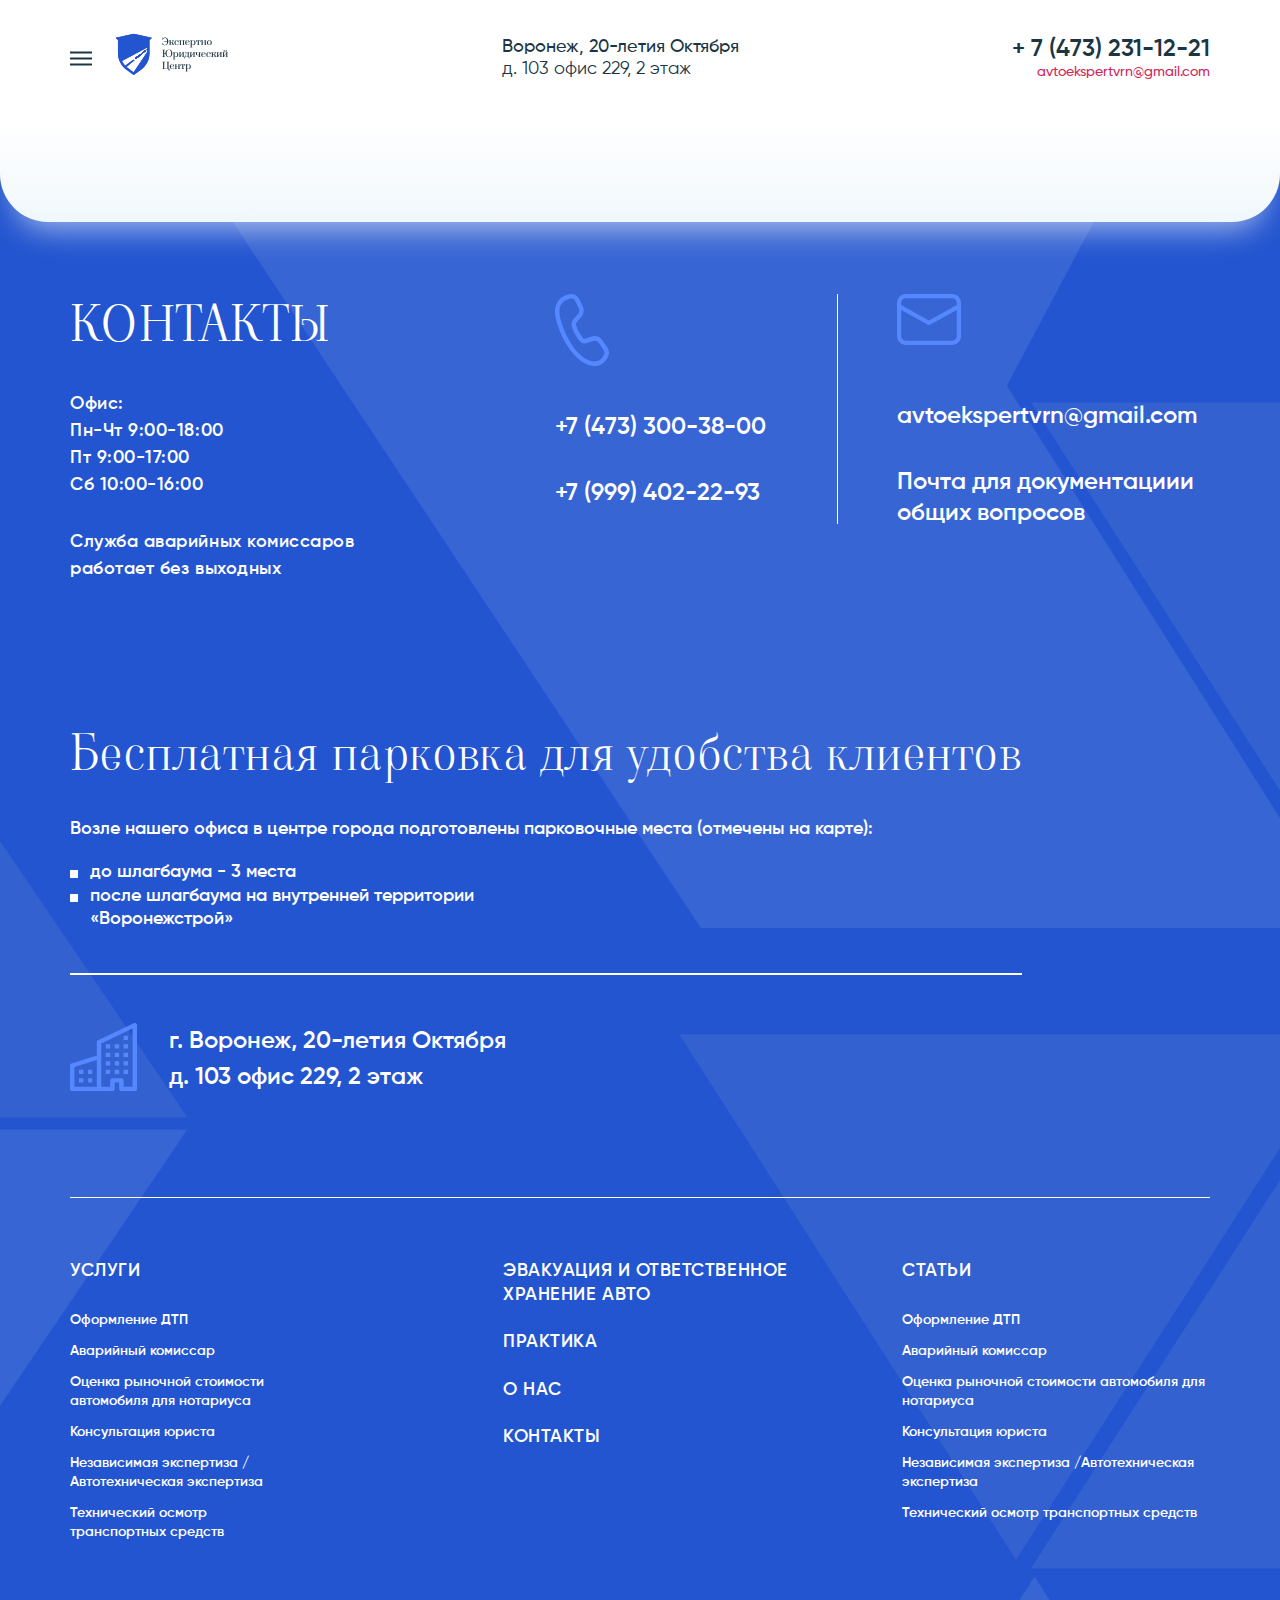
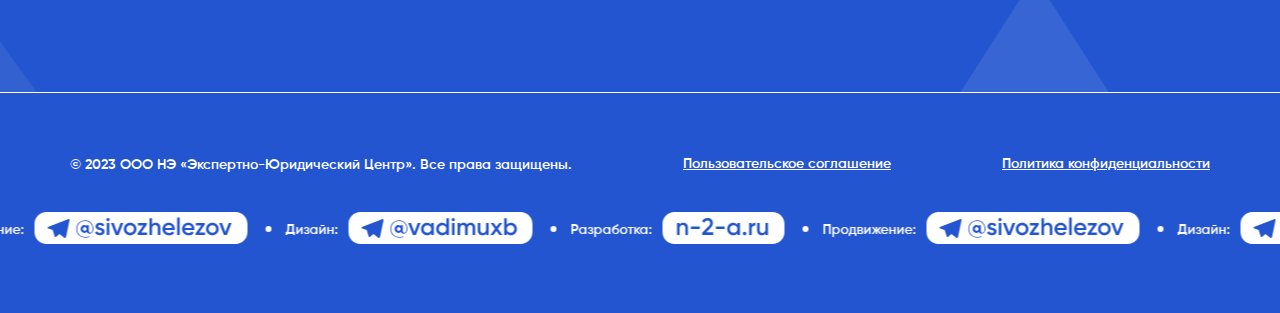
<file: layout.html>
<!DOCTYPE html>
<html lang="ru">

<head>
    <meta charset="UTF-8">
    <meta name="viewport" content="width=device-width, initial-scale=1.0">
    <title>Layout</title>
    <link rel="stylesheet" href="https://cdn.jsdelivr.net/npm/swiper@10/swiper-bundle.min.css" />
    <link rel="stylesheet" href="css/style.css">

</head>

<body>
    <header class="header">
        <div class="container">
            <div class="header__inner">
                <div class="burger">
                    <svg xmlns="http://www.w3.org/2000/svg" width="22" height="15" viewBox="0 0 22 15" fill="none">
                        <path d="M0 0.5H22V2.5H0V0.5Z" fill="#1B3544" />
                        <path d="M0 6.5H22V8.5H0V6.5Z" fill="#1B3544" />
                        <path d="M0 12.5H22V14.5H0V12.5Z" fill="#1B3544" />
                    </svg>
                </div>
                <div class="logo">
                    <img src="img/logo.svg" alt="">
                </div>
                <div class="address">
                    <div>
                        <span>Воронеж, 20-летия Октября</span>
                        <span>д. 103 офис 229, 2 этаж</span>
                    </div>
                </div>
                <div class="links">
                    <a href="tel:+74732311221">+ 7 (473) 231-12-21</a>
                    <a href="mailto:avtoekspertvrn@gmail.com">avtoekspertvrn@gmail.com</a>
                </div>
            </div>
        </div>
    </header>

    <main class="main">
        <div class="site-map white-background bottom-radius">
            <div class="container">
                
            </div>
        </div>
    </main>
    
    <footer class="footer">
        <div class="container">
            <div class="contacts">
                <div class="contacts__item">
                    <h2>Контакты</h2>
                    <div class="schedule">
                        <span>Офис:</span>
                        <ul>
                            <li>Пн-Чт 9:00-18:00</li>
                            <li>Пт 9:00-17:00</li>
                            <li>Сб 10:00-16:00</li>
                        </ul>
                        <span class="warning__block">
                            Служба аварийных комиссаров работает без выходных
                        </span>
                    </div>
                </div>
                <div class="contacts__item">
                    <span class="contacts__item-icon">
                        <svg xmlns="http://www.w3.org/2000/svg" width="54" height="72" viewBox="0 0 54 72" fill="none">
                            <g clip-path="url(#clip0_1108_1055)">
                                <path
                                    d="M15.9305 0.0724149C19.5955 -0.442414 22.6749 1.85463 24.1322 4.84073L27.719 12.1902C29.709 16.2678 28.5668 21.0511 25.5486 24.0622C23.7685 25.8381 21.9782 27.8676 20.9389 29.6581C20.8822 29.7557 20.8477 29.9007 20.8795 30.0777C21.8387 35.4084 25.3658 40.677 28.5113 44.4536C28.7925 44.7913 29.287 44.9571 29.7981 44.7934L36.8666 42.53C40.7752 41.2785 45.0236 42.7831 47.3437 46.2406L52.4595 53.8645C53.8473 55.9327 54.548 58.7397 53.485 61.4375C52.5355 63.8472 50.698 67.3252 47.3572 69.6362C43.8902 72.0344 39.1405 72.9454 32.9269 70.7619C25.983 68.3217 19.4223 62.1997 13.9829 54.3692C8.51106 46.492 4.00753 36.6508 1.27581 26.3898C-1.30385 16.7 0.255281 10.1804 3.92066 5.97911C7.45708 1.92568 12.5252 0.550774 15.9305 0.0724149ZM20.1562 6.87797C19.345 5.21574 17.8945 4.39408 16.5343 4.58515C13.5097 5.01002 9.72195 6.16414 7.23486 9.01484C4.87672 11.7177 3.24469 16.4773 5.56452 25.1911C8.16839 34.9719 12.4573 44.3178 17.6047 51.728C22.7845 59.1849 28.67 64.4506 34.369 66.4533C39.4447 68.237 42.7085 67.3561 44.8698 65.861C47.1574 64.2786 48.5632 61.7616 49.3629 59.7322C49.7294 58.8019 49.572 57.6011 48.7964 56.4452L43.6806 48.8213C42.4653 47.0102 40.24 46.2221 38.1926 46.8777L31.1241 49.141C29.0122 49.8172 26.6325 49.2146 25.1298 47.4104C21.8564 43.4802 17.6862 37.4529 16.5078 30.9035C16.2926 29.7076 16.4784 28.4319 17.1182 27.3296C18.4652 25.0092 20.5995 22.6422 22.4475 20.7986C24.2525 18.998 24.7638 16.3191 23.743 14.2274L20.1562 6.87797Z"
                                    fill="#5587FF" />
                            </g>
                            <defs>
                                <clipPath id="clip0_1108_1055">
                                    <rect width="54" height="72" fill="white" />
                                </clipPath>
                            </defs>
                        </svg>
                    </span>
                    <ul>
                        <li><a href="#:tel+74733003800">+7 (473) 300-38-00</a></li>
                        <li><a href="#" class="watsapp">+7 (999) 402-22-93 </a></li>
                    </ul>
                </div>
                <div class="contacts__item">
                    <span class="contacts__item-icon">
                        <svg xmlns="http://www.w3.org/2000/svg" width="64" height="51" viewBox="0 0 64 51" fill="none">
                            <g clip-path="url(#clip0_1108_1065)">
                                <path
                                    d="M55.1579 0C60.0413 0 64 3.99586 64 8.925V42.075C64 47.0041 60.0413 51 55.1579 51H8.8421C3.95875 51 0 47.0041 0 42.075V8.925C0 3.99586 3.95875 0 8.8421 0H55.1579ZM59.7895 15.8967L33.0146 30.762C32.453 31.0737 31.7857 31.1083 31.2006 30.8659L30.9854 30.762L4.21053 15.8967V42.075C4.21053 44.6569 6.28415 46.75 8.8421 46.75H55.1579C57.7158 46.75 59.7895 44.6569 59.7895 42.075V15.8967ZM55.1579 4.25H8.8421C6.28415 4.25 4.21053 6.34307 4.21053 8.925V11.0483L32 26.4748L59.7895 11.0466V8.925C59.7895 6.34307 57.7158 4.25 55.1579 4.25Z"
                                    fill="#5587FF" />
                            </g>
                            <defs>
                                <clipPath id="clip0_1108_1065">
                                    <rect width="64" height="51" fill="white" />
                                </clipPath>
                            </defs>
                        </svg>
                    </span>
                    <ul>
                        <li><a href="#mail:avtoekspertvrn@gmail.com">avtoekspertvrn@gmail.com</a></li>
                        <li class="list-text">
                            Почта для документациии общих вопросов
                        </li>
                    </ul>
                </div>

            </div>

            <div class="map__block">
                <div class="content">
                    <h3>Бесплатная парковка для удобства клиентов</h3>
                    <span class="text">Возле нашего офиса в центре города подготовлены парковочные места (отмечены на
                        карте):</span>
                    <ul>
                        <li>до шлагбаума - 3 места</li>
                        <li>после шлагбаума на внутренней территории «Воронежстрой»</li>
                    </ul>
                    <div class="line"></div>
                    <div class="address">
                        <span class="image">
                            <svg xmlns="http://www.w3.org/2000/svg" width="67" height="68" viewBox="0 0 67 68"
                                fill="none">
                                <g clip-path="url(#clip0_1108_1489)">
                                    <path fill-rule="evenodd" clip-rule="evenodd"
                                        d="M65.9414 0.318255C66.5992 0.705326 66.9996 1.38864 67 2.12452V65.875C67 67.0486 66.0001 68 64.7667 68H51.3667C50.1332 68 49.1333 67.0486 49.1333 65.875V59.4999H44.6667V65.875C44.6667 67.0486 43.6668 68 42.4333 68H2.23333C0.999897 68 0 67.0486 0 65.875V42.4998C0.000729518 41.5856 0.615968 40.7742 1.5276 40.4853L26.8 32.4697V19.1246C26.8 18.3204 27.2772 17.5852 28.0328 17.2249L63.7661 0.224754C64.4592 -0.105306 65.2825 -0.0699169 65.9414 0.318255ZM26.8 36.9493L4.46667 44.0298V63.75H26.8V36.9493ZM31.2667 63.75H40.2V57.3749C40.2 56.2013 41.1999 55.2499 42.4333 55.2499H51.3667C52.6001 55.2499 53.6 56.2013 53.6 57.3749V63.75H62.5333V5.56279L31.2667 20.4379V63.75ZM8.93333 46.7498H13.4V50.9999H8.93333V46.7498ZM17.8667 46.7498H22.3333V50.9999H17.8667V46.7498ZM8.93333 55.2499H13.4V59.4999H8.93333V55.2499ZM17.8667 55.2499H22.3333V59.4999H17.8667V55.2499ZM35.7333 38.2498H40.2V42.4998H35.7333V38.2498ZM44.6667 38.2498H49.1333V42.4998H44.6667V38.2498ZM35.7333 46.7498H40.2V50.9999H35.7333V46.7498ZM44.6667 46.7498H49.1333V50.9999H44.6667V46.7498ZM53.6 38.2498H58.0667V42.4998H53.6V38.2498ZM53.6 46.7498H58.0667V50.9999H53.6V46.7498ZM35.7333 29.7497H40.2V33.9998H35.7333V29.7497ZM44.6667 29.7497H49.1333V33.9998H44.6667V29.7497ZM53.6 29.7497H58.0667V33.9998H53.6V29.7497ZM35.7333 21.2497H40.2V25.4997H35.7333V21.2497ZM44.6667 21.2497H49.1333V25.4997H44.6667V21.2497ZM53.6 21.2497H58.0667V25.4997H53.6V21.2497ZM53.6 12.7496H58.0667V16.9996H53.6V12.7496Z"
                                        fill="#5587FF" />
                                </g>
                                <defs>
                                    <clipPath id="clip0_1108_1489">
                                        <rect width="67" height="68" fill="white" />
                                    </clipPath>
                                </defs>
                            </svg>
                        </span>
                        <span class="text">
                            г. Воронеж, 20-летия Октября д. 103 офис 229, 2 этаж
                        </span>
                    </div>
                </div>
                <div class="map">
                    <div style="position:relative;overflow:hidden;"><a
                            href="https://yandex.ru/maps/193/voronezh/?utm_medium=mapframe&utm_source=maps"
                            style="color:#eee;font-size:12px;position:absolute;top:0px;">Воронеж</a><a
                            href="https://yandex.ru/maps/193/voronezh/house/ulitsa_20_letiya_oktyabrya_103/Z0AYdw5gS0UPQFtrfXp0c3pjYg==/?ll=39.190208%2C51.652606&utm_medium=mapframe&utm_source=maps&z=17.07"
                            style="color:#eee;font-size:12px;position:absolute;top:14px;">Улица 20-летия Октября, 103 —
                            Яндекс Карты</a><iframe
                            src="https://yandex.ru/map-widget/v1/?ll=39.190208%2C51.652606&mode=search&ol=geo&ouri=ymapsbm1%3A%2F%2Fgeo%3Fdata%3DCgg1Nzg2OTcwMRJK0KDQvtGB0YHQuNGPLCDQktC-0YDQvtC90LXQtiwg0YPQu9C40YbQsCAyMC3Qu9C10YLQuNGPINCe0LrRgtGP0LHRgNGPLCAxMDMiCg3GwhxCFUWcTkI%2C&z=17.07"
                            width="100%" height="100%" frameborder="1" allowfullscreen="true"
                            style="position:relative;"></iframe></div>
                </div>
            </div>

            <div class="links__block">
                <div class="line"></div>
                <div class="link__lists">
                    <div class="list__wrapper">
                        <span class="list-title">Услуги</span>
                        <ul class="list">
                            <li><a href="#">Оформление ДТП</a></li>
                            <li><a href="#">Аварийный комиссар</a></li>
                            <li><a href="#">Оценка рыночной стоимости автомобиля для нотариуса</a></li>
                            <li><a href="#">Консультация юриста</a></li>
                            <li><a href="#">Независимая экспертиза
                                    /Автотехническая экспертиза</a></li>
                            <li><a href="#">Технический осмотр транспортных средств</a></li>
                        </ul>
                    </div>
                    <div class="list__wrapper">
                        <span class="list-link">Эвакуация и ответственное хранение авто</span>
                        <span class="list-link">Практика</span>
                        <span class="list-link">О нас</span>
                        <span class="list-link">Контакты</span>

                    </div>
                    <div class="list__wrapper">
                        <span class="list-title">Статьи</span>
                        <ul class="list">
                            <li><a href="#">Оформление ДТП</a></li>
                            <li><a href="#">Аварийный комиссар</a></li>
                            <li><a href="#">Оценка рыночной стоимости автомобиля для нотариуса</a></li>
                            <li><a href="#">Консультация юриста</a></li>
                            <li><a href="#">Независимая экспертиза
                                    /Автотехническая экспертиза</a></li>
                            <li><a href="#">Технический осмотр транспортных средств</a></li>
                        </ul>
                    </div>
                </div>
            </div>
        </div>
        <div class="footer__bottom">
            <div class="line"></div>
            <div class="links">
                <p>© 2023 ООО НЭ «Экспертно-Юридический Центр». Все права защищены.</p>
                <a href="#">Пользовательское соглашение</a>
                <a href="#">Политика конфиденциальности</a>
            </div>

            <marquee behavior="alternate" direction="right">
                <div class="ticker">
                    <div class="item">
                        <span>Разработка:</span>
                        <div class="white__block">
                            <svg xmlns="http://www.w3.org/2000/svg" width="122" height="32" viewBox="0 0 122 32"
                                fill="none">
                                <path fill-rule="evenodd" clip-rule="evenodd"
                                    d="M12 0C5.37258 0 0 5.37258 0 12V20C0 26.6274 5.37258 32 12 32H110C116.627 32 122 26.6274 122 20V12C122 5.37258 116.627 0 110 0H12ZM24.16 12.008C23.312 11.128 22.2 10.688 20.824 10.688C19.128 10.688 17.888 11.304 17.104 12.536V11H14.512V23H17.104V16.568C17.104 15.4 17.384 14.536 17.944 13.976C18.504 13.4 19.24 13.112 20.152 13.112C20.984 13.112 21.64 13.352 22.12 13.832C22.6 14.312 22.84 15 22.84 15.896V23H25.432V15.632C25.432 14.096 25.008 12.888 24.16 12.008ZM28.3909 14.456V16.952H37.2709V14.456H28.3909ZM39.6893 20.84V23H50.7533V20.336H43.7933L47.5853 16.544C49.4893 14.608 50.4413 12.784 50.4413 11.072C50.4413 9.472 49.9133 8.208 48.8573 7.28C47.8013 6.352 46.5373 5.888 45.0653 5.888C43.8973 5.888 42.8333 6.176 41.8733 6.752C40.9133 7.328 40.1693 8.176 39.6413 9.296L41.9693 10.664C42.6413 9.272 43.6813 8.576 45.0893 8.576C45.8413 8.576 46.4573 8.808 46.9373 9.272C47.4333 9.72 47.6813 10.352 47.6813 11.168C47.6813 12.208 46.9693 13.44 45.5453 14.864L39.6893 20.84ZM53.3284 14.456V16.952H62.2084V14.456H53.3284ZM77.4908 11H74.8988V12.704C73.9228 11.36 72.5228 10.688 70.6988 10.688C69.0508 10.688 67.6428 11.296 66.4748 12.512C65.3068 13.728 64.7228 15.224 64.7228 17C64.7228 18.76 65.3068 20.256 66.4748 21.488C67.6428 22.704 69.0508 23.312 70.6988 23.312C72.5228 23.312 73.9228 22.632 74.8988 21.272V23H77.4908V11ZM71.1068 20.84C70.0188 20.84 69.1148 20.48 68.3948 19.76C67.6748 19.024 67.3148 18.104 67.3148 17C67.3148 15.896 67.6748 14.984 68.3948 14.264C69.1148 13.528 70.0188 13.16 71.1068 13.16C72.1948 13.16 73.0988 13.528 73.8188 14.264C74.5388 14.984 74.8988 15.896 74.8988 17C74.8988 18.104 74.5388 19.024 73.8188 19.76C73.0988 20.48 72.1948 20.84 71.1068 20.84ZM82.072 23.288C82.568 23.288 82.992 23.112 83.344 22.76C83.696 22.408 83.872 21.984 83.872 21.488C83.872 20.992 83.696 20.568 83.344 20.216C82.992 19.864 82.568 19.688 82.072 19.688C81.56 19.688 81.128 19.864 80.776 20.216C80.44 20.568 80.272 20.992 80.272 21.488C80.272 21.984 80.448 22.408 80.8 22.76C81.152 23.112 81.576 23.288 82.072 23.288ZM92.9172 10.784C91.1092 10.784 89.8772 11.528 89.2212 13.016V11H86.6292V23H89.2212V16.952C89.2212 15.72 89.5892 14.84 90.3252 14.312C91.0612 13.768 91.9252 13.528 92.9172 13.592V10.784ZM105.512 11H102.92V17.432C102.92 18.6 102.64 19.472 102.08 20.048C101.52 20.608 100.784 20.888 99.8723 20.888C99.0403 20.888 98.3843 20.648 97.9043 20.168C97.4243 19.688 97.1843 19 97.1843 18.104V11H94.5923V18.368C94.5923 19.904 95.0163 21.112 95.8643 21.992C96.7123 22.872 97.8243 23.312 99.2003 23.312C100.896 23.312 102.136 22.696 102.92 21.464V23H105.512V11Z"
                                    fill="white" />
                            </svg>
                        </div>
                    </div>
                    <div class="item">
                        <span>Продвижение:</span>
                        <div class="white__block">
                            <svg xmlns="http://www.w3.org/2000/svg" width="213" height="32" viewBox="0 0 213 32"
                                fill="none">
                                <path fill-rule="evenodd" clip-rule="evenodd"
                                    d="M0 12C0 5.37258 5.37258 0 12 0H201C207.627 0 213 5.37258 213 12V20C213 26.6274 207.627 32 201 32H12C5.37258 32 0 26.6274 0 20V12ZM50.576 8.312C52.272 8.312 53.776 8.728 55.088 9.56C56.4 10.376 57.376 11.4 58.016 12.632C58.656 13.864 58.976 15.16 58.976 16.52C58.976 18.2 58.624 19.48 57.92 20.36C57.216 21.24 56.336 21.68 55.28 21.68C53.696 21.68 52.696 21.024 52.28 19.712C51.672 20.496 50.848 20.888 49.808 20.888C48.752 20.888 47.88 20.52 47.192 19.784C46.504 19.032 46.16 18.104 46.16 17C46.16 15.88 46.504 14.952 47.192 14.216C47.88 13.464 48.752 13.088 49.808 13.088C50.736 13.088 51.504 13.408 52.112 14.048V13.328H54.32V18.752C54.32 20.048 54.808 20.696 55.784 20.696C56.472 20.696 57.032 20.352 57.464 19.664C57.912 18.96 58.136 17.912 58.136 16.52C58.136 14.408 57.408 12.64 55.952 11.216C54.512 9.792 52.72 9.08 50.576 9.08C48.384 9.08 46.52 9.84 44.984 11.36C43.448 12.88 42.68 14.76 42.68 17C42.68 19.288 43.464 21.184 45.032 22.688C46.616 24.176 48.608 24.92 51.008 24.92C52.528 24.92 53.864 24.712 55.016 24.296V25.112C53.832 25.496 52.496 25.688 51.008 25.688C48.384 25.688 46.2 24.864 44.456 23.216C42.712 21.584 41.84 19.512 41.84 17C41.84 14.584 42.672 12.536 44.336 10.856C46.016 9.16 48.096 8.312 50.576 8.312ZM50.264 18.872C50.792 18.872 51.232 18.704 51.584 18.368C51.936 18.016 52.112 17.56 52.112 17C52.112 16.44 51.936 15.984 51.584 15.632C51.232 15.28 50.792 15.104 50.264 15.104C49.72 15.104 49.272 15.28 48.92 15.632C48.568 15.984 48.392 16.44 48.392 17C48.392 17.56 48.568 18.016 48.92 18.368C49.272 18.704 49.72 18.872 50.264 18.872ZM63.6603 14.312C63.6603 14.712 63.8763 15.032 64.3083 15.272C64.7563 15.496 65.2923 15.696 65.9163 15.872C66.5563 16.032 67.1963 16.224 67.8363 16.448C68.4763 16.672 69.0123 17.056 69.4443 17.6C69.8923 18.128 70.1163 18.8 70.1163 19.616C70.1163 20.768 69.6683 21.672 68.7723 22.328C67.8923 22.984 66.7803 23.312 65.4363 23.312C64.2523 23.312 63.2363 23.064 62.3883 22.568C61.5403 22.072 60.9243 21.384 60.5403 20.504L62.7723 19.208C63.1883 20.36 64.0763 20.936 65.4363 20.936C66.7963 20.936 67.4763 20.488 67.4763 19.592C67.4763 19.208 67.2523 18.896 66.8043 18.656C66.3723 18.416 65.8363 18.216 65.1963 18.056C64.5723 17.88 63.9403 17.68 63.3003 17.456C62.6603 17.232 62.1163 16.864 61.6683 16.352C61.2363 15.824 61.0203 15.16 61.0203 14.36C61.0203 13.256 61.4363 12.368 62.2683 11.696C63.1163 11.024 64.1643 10.688 65.4123 10.688C66.4043 10.688 67.2843 10.912 68.0523 11.36C68.8363 11.792 69.4363 12.4 69.8523 13.184L67.6683 14.408C67.2523 13.496 66.5003 13.04 65.4123 13.04C64.9163 13.04 64.5003 13.152 64.1643 13.376C63.8283 13.584 63.6603 13.896 63.6603 14.312ZM74.7022 8.72C74.3822 9.04 73.9982 9.2 73.5502 9.2C73.1022 9.2 72.7102 9.04 72.3742 8.72C72.0542 8.384 71.8942 7.992 71.8942 7.544C71.8942 7.096 72.0542 6.712 72.3742 6.392C72.6942 6.056 73.0862 5.888 73.5502 5.888C74.0142 5.888 74.4062 6.056 74.7262 6.392C75.0462 6.712 75.2062 7.096 75.2062 7.544C75.2062 7.992 75.0382 8.384 74.7022 8.72ZM85.9918 11H88.8238L84.1438 23H81.1438L76.4638 11H79.2958L82.6557 20.12L85.9918 11ZM95.6604 23.312C93.9004 23.312 92.4044 22.704 91.1724 21.488C89.9404 20.272 89.3244 18.776 89.3244 17C89.3244 15.224 89.9404 13.728 91.1724 12.512C92.4044 11.296 93.9004 10.688 95.6604 10.688C97.4364 10.688 98.9324 11.296 100.148 12.512C101.38 13.728 101.996 15.224 101.996 17C101.996 18.776 101.38 20.272 100.148 21.488C98.9324 22.704 97.4364 23.312 95.6604 23.312ZM92.9964 19.712C93.7164 20.432 94.6044 20.792 95.6604 20.792C96.7164 20.792 97.6044 20.432 98.3244 19.712C99.0444 18.992 99.4044 18.088 99.4044 17C99.4044 15.912 99.0444 15.008 98.3244 14.288C97.6044 13.568 96.7164 13.208 95.6604 13.208C94.6044 13.208 93.7164 13.568 92.9964 14.288C92.2764 15.008 91.9164 15.912 91.9164 17C91.9164 18.088 92.2764 18.992 92.9964 19.712ZM106.71 20.552H112.542V23H103.182V21.272L108.798 13.448H103.422V11H112.302V12.728L106.71 20.552ZM121.269 10.688C122.645 10.688 123.757 11.128 124.605 12.008C125.453 12.888 125.877 14.096 125.877 15.632V23H123.285V15.896C123.285 15 123.045 14.312 122.565 13.832C122.085 13.352 121.429 13.112 120.597 13.112C119.685 13.112 118.949 13.4 118.389 13.976C117.829 14.536 117.549 15.4 117.549 16.568V23H114.957V6.2H117.549V12.536C118.333 11.304 119.573 10.688 121.269 10.688ZM130.708 18.104C130.9 19.016 131.34 19.72 132.028 20.216C132.716 20.696 133.556 20.936 134.548 20.936C135.924 20.936 136.956 20.44 137.644 19.448L139.78 20.696C138.596 22.44 136.844 23.312 134.524 23.312C132.572 23.312 130.996 22.72 129.796 21.536C128.596 20.336 127.996 18.824 127.996 17C127.996 15.208 128.588 13.712 129.772 12.512C130.956 11.296 132.476 10.688 134.332 10.688C136.092 10.688 137.532 11.304 138.652 12.536C139.788 13.768 140.356 15.264 140.356 17.024C140.356 17.296 140.324 17.656 140.26 18.104H130.708ZM72.2542 11H74.8462V23H72.2542V11ZM130.684 15.992H137.74C137.564 15.016 137.156 14.28 136.516 13.784C135.892 13.288 135.156 13.04 134.308 13.04C133.348 13.04 132.548 13.304 131.908 13.832C131.268 14.36 130.86 15.08 130.684 15.992ZM142.637 23V5.48H145.229V23H142.637ZM150.279 18.104C150.471 19.016 150.911 19.72 151.599 20.216C152.287 20.696 153.127 20.936 154.119 20.936C155.495 20.936 156.527 20.44 157.215 19.448L159.351 20.696C158.167 22.44 156.415 23.312 154.095 23.312C152.143 23.312 150.567 22.72 149.367 21.536C148.167 20.336 147.567 18.824 147.567 17C147.567 15.208 148.159 13.712 149.343 12.512C150.527 11.296 152.047 10.688 153.903 10.688C155.663 10.688 157.103 11.304 158.223 12.536C159.359 13.768 159.927 15.264 159.927 17.024C159.927 17.296 159.895 17.656 159.831 18.104H150.279ZM150.255 15.992H157.311C157.135 15.016 156.727 14.28 156.087 13.784C155.463 13.288 154.727 13.04 153.879 13.04C152.919 13.04 152.119 13.304 151.479 13.832C150.839 14.36 150.431 15.08 150.255 15.992ZM164.694 20.552H170.526V23H161.166V21.272L166.782 13.448H161.406V11H170.286V12.728L164.694 20.552ZM177.879 23.312C176.119 23.312 174.623 22.704 173.391 21.488C172.159 20.272 171.543 18.776 171.543 17C171.543 15.224 172.159 13.728 173.391 12.512C174.623 11.296 176.119 10.688 177.879 10.688C179.655 10.688 181.151 11.296 182.367 12.512C183.599 13.728 184.215 15.224 184.215 17C184.215 18.776 183.599 20.272 182.367 21.488C181.151 22.704 179.655 23.312 177.879 23.312ZM175.215 19.712C175.935 20.432 176.823 20.792 177.879 20.792C178.935 20.792 179.823 20.432 180.543 19.712C181.263 18.992 181.623 18.088 181.623 17C181.623 15.912 181.263 15.008 180.543 14.288C179.823 13.568 178.935 13.208 177.879 13.208C176.823 13.208 175.935 13.568 175.215 14.288C174.495 15.008 174.135 15.912 174.135 17C174.135 18.088 174.495 18.992 175.215 19.712ZM194.226 11H197.058L192.378 23H189.378L184.698 11H187.53L190.89 20.12L194.226 11ZM20.1979 24.4504C20.3091 24.8388 20.3553 25 20.9091 25L21.0097 24.8693L21 25C21.5306 25 21.7731 24.7878 22.0662 24.5313L22.0909 24.5097L24.9118 22.044L29.7717 25.7412C30.7021 26.2698 31.3736 25.9961 31.6053 24.8518L34.924 8.7485C35.2638 7.34581 34.4048 6.70962 33.5147 7.12569L14.0272 14.863C12.697 15.4124 12.7048 16.1766 13.7847 16.5171L18.1815 17.9301L20.0786 24.0749C20.1314 24.2184 20.1671 24.3431 20.1979 24.4504ZM24.3407 21.6096L23.8231 21.2158L23.7616 21.2957L24.3407 21.6096Z"
                                    fill="white" />
                            </svg>
                        </div>
                    </div>
                    <div class="item">
                        <span>Дизайн:</span>
                        <div class="white__block">
                            <svg xmlns="http://www.w3.org/2000/svg" width="184" height="32" viewBox="0 0 184 32"
                                fill="none">
                                <path fill-rule="evenodd" clip-rule="evenodd"
                                    d="M0 12C0 5.37258 5.37258 0 12 0H172C178.627 0 184 5.37258 184 12V20C184 26.6274 178.627 32 172 32H12C5.37258 32 0 26.6274 0 20V12ZM50.576 8.312C52.272 8.312 53.776 8.728 55.088 9.56C56.4 10.376 57.376 11.4 58.016 12.632C58.656 13.864 58.976 15.16 58.976 16.52C58.976 18.2 58.624 19.48 57.92 20.36C57.216 21.24 56.336 21.68 55.28 21.68C53.696 21.68 52.696 21.024 52.28 19.712C51.672 20.496 50.848 20.888 49.808 20.888C48.752 20.888 47.88 20.52 47.192 19.784C46.504 19.032 46.16 18.104 46.16 17C46.16 15.88 46.504 14.952 47.192 14.216C47.88 13.464 48.752 13.088 49.808 13.088C50.736 13.088 51.504 13.408 52.112 14.048V13.328H54.32V18.752C54.32 20.048 54.808 20.696 55.784 20.696C56.472 20.696 57.032 20.352 57.464 19.664C57.912 18.96 58.136 17.912 58.136 16.52C58.136 14.408 57.408 12.64 55.952 11.216C54.512 9.792 52.72 9.08 50.576 9.08C48.384 9.08 46.52 9.84 44.984 11.36C43.448 12.88 42.68 14.76 42.68 17C42.68 19.288 43.464 21.184 45.032 22.688C46.616 24.176 48.608 24.92 51.008 24.92C52.528 24.92 53.864 24.712 55.016 24.296V25.112C53.832 25.496 52.496 25.688 51.008 25.688C48.384 25.688 46.2 24.864 44.456 23.216C42.712 21.584 41.84 19.512 41.84 17C41.84 14.584 42.672 12.536 44.336 10.856C46.016 9.16 48.096 8.312 50.576 8.312ZM50.264 18.872C50.792 18.872 51.232 18.704 51.584 18.368C51.936 18.016 52.112 17.56 52.112 17C52.112 16.44 51.936 15.984 51.584 15.632C51.232 15.28 50.792 15.104 50.264 15.104C49.72 15.104 49.272 15.28 48.92 15.632C48.568 15.984 48.392 16.44 48.392 17C48.392 17.56 48.568 18.016 48.92 18.368C49.272 18.704 49.72 18.872 50.264 18.872ZM69.2339 11H72.0659L67.3859 23H64.3859L59.7059 11H62.5379L65.8979 20.12L69.2339 11ZM82.7426 11H85.3346V23H82.7426V21.272C81.7666 22.632 80.3666 23.312 78.5426 23.312C76.8946 23.312 75.4866 22.704 74.3186 21.488C73.1506 20.256 72.5666 18.76 72.5666 17C72.5666 15.224 73.1506 13.728 74.3186 12.512C75.4866 11.296 76.8946 10.688 78.5426 10.688C80.3666 10.688 81.7666 11.36 82.7426 12.704V11ZM76.2386 19.76C76.9586 20.48 77.8626 20.84 78.9506 20.84C80.0386 20.84 80.9426 20.48 81.6626 19.76C82.3826 19.024 82.7426 18.104 82.7426 17C82.7426 15.896 82.3826 14.984 81.6626 14.264C80.9426 13.528 80.0386 13.16 78.9506 13.16C77.8626 13.16 76.9586 13.528 76.2386 14.264C75.5186 14.984 75.1586 15.896 75.1586 17C75.1586 18.104 75.5186 19.024 76.2386 19.76ZM97.8597 6.2H100.452V23H97.8597V21.272C96.8838 22.632 95.4837 23.312 93.6598 23.312C92.0117 23.312 90.6038 22.704 89.4358 21.488C88.2678 20.256 87.6837 18.76 87.6837 17C87.6837 15.224 88.2678 13.728 89.4358 12.512C90.6038 11.296 92.0117 10.688 93.6598 10.688C95.4837 10.688 96.8838 11.36 97.8597 12.704V6.2ZM91.3558 19.76C92.0758 20.48 92.9798 20.84 94.0677 20.84C95.1558 20.84 96.0598 20.48 96.7798 19.76C97.4997 19.024 97.8597 18.104 97.8597 17C97.8597 15.896 97.4997 14.984 96.7798 14.264C96.0598 13.528 95.1558 13.16 94.0677 13.16C92.9798 13.16 92.0758 13.528 91.3558 14.264C90.6357 14.984 90.2757 15.896 90.2757 17C90.2757 18.104 90.6357 19.024 91.3558 19.76ZM105.921 8.72C105.601 9.04 105.217 9.2 104.769 9.2C104.321 9.2 103.929 9.04 103.593 8.72C103.273 8.384 103.113 7.992 103.113 7.544C103.113 7.096 103.273 6.712 103.593 6.392C103.913 6.056 104.305 5.888 104.769 5.888C105.233 5.888 105.625 6.056 105.945 6.392C106.265 6.712 106.425 7.096 106.425 7.544C106.425 7.992 106.257 8.384 105.921 8.72ZM122.178 10.688C123.538 10.688 124.634 11.128 125.466 12.008C126.299 12.888 126.715 14.072 126.715 15.56V23H124.122V15.728C124.122 14.896 123.915 14.256 123.499 13.808C123.083 13.344 122.515 13.112 121.795 13.112C120.994 13.112 120.354 13.376 119.874 13.904C119.41 14.432 119.178 15.224 119.178 16.28V23H116.587V15.728C116.587 14.896 116.386 14.256 115.987 13.808C115.603 13.344 115.05 13.112 114.33 13.112C113.547 13.112 112.907 13.384 112.41 13.928C111.914 14.456 111.667 15.24 111.667 16.28V23H109.075V11H111.667V12.44C112.435 11.272 113.578 10.688 115.099 10.688C116.634 10.688 117.771 11.32 118.507 12.584C119.307 11.32 120.531 10.688 122.178 10.688ZM137.577 11H140.169V23H137.577V21.464C136.793 22.696 135.553 23.312 133.857 23.312C132.481 23.312 131.369 22.872 130.521 21.992C129.673 21.112 129.249 19.904 129.249 18.368V11H131.841V18.104C131.841 19 132.081 19.688 132.561 20.168C133.041 20.648 133.697 20.888 134.529 20.888C135.441 20.888 136.177 20.608 136.737 20.048C137.297 19.472 137.577 18.6 137.577 17.432V11ZM153.928 23H150.928L147.952 18.896L144.952 23H141.928L146.439 16.832L142.167 11H145.167L147.928 14.792L150.688 11H153.712L149.439 16.856L153.928 23ZM162.46 10.688C164.108 10.688 165.516 11.296 166.684 12.512C167.852 13.728 168.436 15.224 168.436 17C168.436 18.76 167.852 20.256 166.684 21.488C165.516 22.704 164.108 23.312 162.46 23.312C160.636 23.312 159.236 22.632 158.26 21.272V23H155.668V6.2H158.26V12.704C159.236 11.36 160.636 10.688 162.46 10.688ZM159.34 19.76C160.06 20.48 160.964 20.84 162.052 20.84C163.14 20.84 164.044 20.48 164.764 19.76C165.484 19.024 165.844 18.104 165.844 17C165.844 15.896 165.484 14.984 164.764 14.264C164.044 13.528 163.14 13.16 162.052 13.16C160.964 13.16 160.06 13.528 159.34 14.264C158.62 14.984 158.26 15.896 158.26 17C158.26 18.104 158.62 19.024 159.34 19.76ZM20.1979 24.4504C20.3091 24.8388 20.3553 25 20.9091 25L21.0097 24.8693L21 25C21.5306 25 21.7731 24.7878 22.0662 24.5313L22.0909 24.5097L24.9118 22.044L29.7717 25.7412C30.7021 26.2698 31.3736 25.9961 31.6053 24.8518L34.924 8.7485C35.2638 7.34581 34.4048 6.70962 33.5147 7.12569L14.0272 14.863C12.697 15.4124 12.7048 16.1766 13.7847 16.5171L18.1815 17.9301L20.0786 24.0749C20.1314 24.2184 20.1671 24.3431 20.1979 24.4504ZM24.3407 21.6096L23.8231 21.2158L23.7616 21.2957L24.3407 21.6096ZM103.473 11H106.065V23H103.473V11Z"
                                    fill="white" />
                            </svg>
                        </div>
                    </div>
                    <div class="item">
                        <span>Разработка:</span>
                        <div class="white__block">
                            <svg xmlns="http://www.w3.org/2000/svg" width="122" height="32" viewBox="0 0 122 32"
                                fill="none">
                                <path fill-rule="evenodd" clip-rule="evenodd"
                                    d="M12 0C5.37258 0 0 5.37258 0 12V20C0 26.6274 5.37258 32 12 32H110C116.627 32 122 26.6274 122 20V12C122 5.37258 116.627 0 110 0H12ZM24.16 12.008C23.312 11.128 22.2 10.688 20.824 10.688C19.128 10.688 17.888 11.304 17.104 12.536V11H14.512V23H17.104V16.568C17.104 15.4 17.384 14.536 17.944 13.976C18.504 13.4 19.24 13.112 20.152 13.112C20.984 13.112 21.64 13.352 22.12 13.832C22.6 14.312 22.84 15 22.84 15.896V23H25.432V15.632C25.432 14.096 25.008 12.888 24.16 12.008ZM28.3909 14.456V16.952H37.2709V14.456H28.3909ZM39.6893 20.84V23H50.7533V20.336H43.7933L47.5853 16.544C49.4893 14.608 50.4413 12.784 50.4413 11.072C50.4413 9.472 49.9133 8.208 48.8573 7.28C47.8013 6.352 46.5373 5.888 45.0653 5.888C43.8973 5.888 42.8333 6.176 41.8733 6.752C40.9133 7.328 40.1693 8.176 39.6413 9.296L41.9693 10.664C42.6413 9.272 43.6813 8.576 45.0893 8.576C45.8413 8.576 46.4573 8.808 46.9373 9.272C47.4333 9.72 47.6813 10.352 47.6813 11.168C47.6813 12.208 46.9693 13.44 45.5453 14.864L39.6893 20.84ZM53.3284 14.456V16.952H62.2084V14.456H53.3284ZM77.4908 11H74.8988V12.704C73.9228 11.36 72.5228 10.688 70.6988 10.688C69.0508 10.688 67.6428 11.296 66.4748 12.512C65.3068 13.728 64.7228 15.224 64.7228 17C64.7228 18.76 65.3068 20.256 66.4748 21.488C67.6428 22.704 69.0508 23.312 70.6988 23.312C72.5228 23.312 73.9228 22.632 74.8988 21.272V23H77.4908V11ZM71.1068 20.84C70.0188 20.84 69.1148 20.48 68.3948 19.76C67.6748 19.024 67.3148 18.104 67.3148 17C67.3148 15.896 67.6748 14.984 68.3948 14.264C69.1148 13.528 70.0188 13.16 71.1068 13.16C72.1948 13.16 73.0988 13.528 73.8188 14.264C74.5388 14.984 74.8988 15.896 74.8988 17C74.8988 18.104 74.5388 19.024 73.8188 19.76C73.0988 20.48 72.1948 20.84 71.1068 20.84ZM82.072 23.288C82.568 23.288 82.992 23.112 83.344 22.76C83.696 22.408 83.872 21.984 83.872 21.488C83.872 20.992 83.696 20.568 83.344 20.216C82.992 19.864 82.568 19.688 82.072 19.688C81.56 19.688 81.128 19.864 80.776 20.216C80.44 20.568 80.272 20.992 80.272 21.488C80.272 21.984 80.448 22.408 80.8 22.76C81.152 23.112 81.576 23.288 82.072 23.288ZM92.9172 10.784C91.1092 10.784 89.8772 11.528 89.2212 13.016V11H86.6292V23H89.2212V16.952C89.2212 15.72 89.5892 14.84 90.3252 14.312C91.0612 13.768 91.9252 13.528 92.9172 13.592V10.784ZM105.512 11H102.92V17.432C102.92 18.6 102.64 19.472 102.08 20.048C101.52 20.608 100.784 20.888 99.8723 20.888C99.0403 20.888 98.3843 20.648 97.9043 20.168C97.4243 19.688 97.1843 19 97.1843 18.104V11H94.5923V18.368C94.5923 19.904 95.0163 21.112 95.8643 21.992C96.7123 22.872 97.8243 23.312 99.2003 23.312C100.896 23.312 102.136 22.696 102.92 21.464V23H105.512V11Z"
                                    fill="white" />
                            </svg>
                        </div>
                    </div>
                    <div class="item">
                        <span>Продвижение:</span>
                        <div class="white__block">
                            <svg xmlns="http://www.w3.org/2000/svg" width="213" height="32" viewBox="0 0 213 32"
                                fill="none">
                                <path fill-rule="evenodd" clip-rule="evenodd"
                                    d="M0 12C0 5.37258 5.37258 0 12 0H201C207.627 0 213 5.37258 213 12V20C213 26.6274 207.627 32 201 32H12C5.37258 32 0 26.6274 0 20V12ZM50.576 8.312C52.272 8.312 53.776 8.728 55.088 9.56C56.4 10.376 57.376 11.4 58.016 12.632C58.656 13.864 58.976 15.16 58.976 16.52C58.976 18.2 58.624 19.48 57.92 20.36C57.216 21.24 56.336 21.68 55.28 21.68C53.696 21.68 52.696 21.024 52.28 19.712C51.672 20.496 50.848 20.888 49.808 20.888C48.752 20.888 47.88 20.52 47.192 19.784C46.504 19.032 46.16 18.104 46.16 17C46.16 15.88 46.504 14.952 47.192 14.216C47.88 13.464 48.752 13.088 49.808 13.088C50.736 13.088 51.504 13.408 52.112 14.048V13.328H54.32V18.752C54.32 20.048 54.808 20.696 55.784 20.696C56.472 20.696 57.032 20.352 57.464 19.664C57.912 18.96 58.136 17.912 58.136 16.52C58.136 14.408 57.408 12.64 55.952 11.216C54.512 9.792 52.72 9.08 50.576 9.08C48.384 9.08 46.52 9.84 44.984 11.36C43.448 12.88 42.68 14.76 42.68 17C42.68 19.288 43.464 21.184 45.032 22.688C46.616 24.176 48.608 24.92 51.008 24.92C52.528 24.92 53.864 24.712 55.016 24.296V25.112C53.832 25.496 52.496 25.688 51.008 25.688C48.384 25.688 46.2 24.864 44.456 23.216C42.712 21.584 41.84 19.512 41.84 17C41.84 14.584 42.672 12.536 44.336 10.856C46.016 9.16 48.096 8.312 50.576 8.312ZM50.264 18.872C50.792 18.872 51.232 18.704 51.584 18.368C51.936 18.016 52.112 17.56 52.112 17C52.112 16.44 51.936 15.984 51.584 15.632C51.232 15.28 50.792 15.104 50.264 15.104C49.72 15.104 49.272 15.28 48.92 15.632C48.568 15.984 48.392 16.44 48.392 17C48.392 17.56 48.568 18.016 48.92 18.368C49.272 18.704 49.72 18.872 50.264 18.872ZM63.6603 14.312C63.6603 14.712 63.8763 15.032 64.3083 15.272C64.7563 15.496 65.2923 15.696 65.9163 15.872C66.5563 16.032 67.1963 16.224 67.8363 16.448C68.4763 16.672 69.0123 17.056 69.4443 17.6C69.8923 18.128 70.1163 18.8 70.1163 19.616C70.1163 20.768 69.6683 21.672 68.7723 22.328C67.8923 22.984 66.7803 23.312 65.4363 23.312C64.2523 23.312 63.2363 23.064 62.3883 22.568C61.5403 22.072 60.9243 21.384 60.5403 20.504L62.7723 19.208C63.1883 20.36 64.0763 20.936 65.4363 20.936C66.7963 20.936 67.4763 20.488 67.4763 19.592C67.4763 19.208 67.2523 18.896 66.8043 18.656C66.3723 18.416 65.8363 18.216 65.1963 18.056C64.5723 17.88 63.9403 17.68 63.3003 17.456C62.6603 17.232 62.1163 16.864 61.6683 16.352C61.2363 15.824 61.0203 15.16 61.0203 14.36C61.0203 13.256 61.4363 12.368 62.2683 11.696C63.1163 11.024 64.1643 10.688 65.4123 10.688C66.4043 10.688 67.2843 10.912 68.0523 11.36C68.8363 11.792 69.4363 12.4 69.8523 13.184L67.6683 14.408C67.2523 13.496 66.5003 13.04 65.4123 13.04C64.9163 13.04 64.5003 13.152 64.1643 13.376C63.8283 13.584 63.6603 13.896 63.6603 14.312ZM74.7022 8.72C74.3822 9.04 73.9982 9.2 73.5502 9.2C73.1022 9.2 72.7102 9.04 72.3742 8.72C72.0542 8.384 71.8942 7.992 71.8942 7.544C71.8942 7.096 72.0542 6.712 72.3742 6.392C72.6942 6.056 73.0862 5.888 73.5502 5.888C74.0142 5.888 74.4062 6.056 74.7262 6.392C75.0462 6.712 75.2062 7.096 75.2062 7.544C75.2062 7.992 75.0382 8.384 74.7022 8.72ZM85.9918 11H88.8238L84.1438 23H81.1438L76.4638 11H79.2958L82.6557 20.12L85.9918 11ZM95.6604 23.312C93.9004 23.312 92.4044 22.704 91.1724 21.488C89.9404 20.272 89.3244 18.776 89.3244 17C89.3244 15.224 89.9404 13.728 91.1724 12.512C92.4044 11.296 93.9004 10.688 95.6604 10.688C97.4364 10.688 98.9324 11.296 100.148 12.512C101.38 13.728 101.996 15.224 101.996 17C101.996 18.776 101.38 20.272 100.148 21.488C98.9324 22.704 97.4364 23.312 95.6604 23.312ZM92.9964 19.712C93.7164 20.432 94.6044 20.792 95.6604 20.792C96.7164 20.792 97.6044 20.432 98.3244 19.712C99.0444 18.992 99.4044 18.088 99.4044 17C99.4044 15.912 99.0444 15.008 98.3244 14.288C97.6044 13.568 96.7164 13.208 95.6604 13.208C94.6044 13.208 93.7164 13.568 92.9964 14.288C92.2764 15.008 91.9164 15.912 91.9164 17C91.9164 18.088 92.2764 18.992 92.9964 19.712ZM106.71 20.552H112.542V23H103.182V21.272L108.798 13.448H103.422V11H112.302V12.728L106.71 20.552ZM121.269 10.688C122.645 10.688 123.757 11.128 124.605 12.008C125.453 12.888 125.877 14.096 125.877 15.632V23H123.285V15.896C123.285 15 123.045 14.312 122.565 13.832C122.085 13.352 121.429 13.112 120.597 13.112C119.685 13.112 118.949 13.4 118.389 13.976C117.829 14.536 117.549 15.4 117.549 16.568V23H114.957V6.2H117.549V12.536C118.333 11.304 119.573 10.688 121.269 10.688ZM130.708 18.104C130.9 19.016 131.34 19.72 132.028 20.216C132.716 20.696 133.556 20.936 134.548 20.936C135.924 20.936 136.956 20.44 137.644 19.448L139.78 20.696C138.596 22.44 136.844 23.312 134.524 23.312C132.572 23.312 130.996 22.72 129.796 21.536C128.596 20.336 127.996 18.824 127.996 17C127.996 15.208 128.588 13.712 129.772 12.512C130.956 11.296 132.476 10.688 134.332 10.688C136.092 10.688 137.532 11.304 138.652 12.536C139.788 13.768 140.356 15.264 140.356 17.024C140.356 17.296 140.324 17.656 140.26 18.104H130.708ZM72.2542 11H74.8462V23H72.2542V11ZM130.684 15.992H137.74C137.564 15.016 137.156 14.28 136.516 13.784C135.892 13.288 135.156 13.04 134.308 13.04C133.348 13.04 132.548 13.304 131.908 13.832C131.268 14.36 130.86 15.08 130.684 15.992ZM142.637 23V5.48H145.229V23H142.637ZM150.279 18.104C150.471 19.016 150.911 19.72 151.599 20.216C152.287 20.696 153.127 20.936 154.119 20.936C155.495 20.936 156.527 20.44 157.215 19.448L159.351 20.696C158.167 22.44 156.415 23.312 154.095 23.312C152.143 23.312 150.567 22.72 149.367 21.536C148.167 20.336 147.567 18.824 147.567 17C147.567 15.208 148.159 13.712 149.343 12.512C150.527 11.296 152.047 10.688 153.903 10.688C155.663 10.688 157.103 11.304 158.223 12.536C159.359 13.768 159.927 15.264 159.927 17.024C159.927 17.296 159.895 17.656 159.831 18.104H150.279ZM150.255 15.992H157.311C157.135 15.016 156.727 14.28 156.087 13.784C155.463 13.288 154.727 13.04 153.879 13.04C152.919 13.04 152.119 13.304 151.479 13.832C150.839 14.36 150.431 15.08 150.255 15.992ZM164.694 20.552H170.526V23H161.166V21.272L166.782 13.448H161.406V11H170.286V12.728L164.694 20.552ZM177.879 23.312C176.119 23.312 174.623 22.704 173.391 21.488C172.159 20.272 171.543 18.776 171.543 17C171.543 15.224 172.159 13.728 173.391 12.512C174.623 11.296 176.119 10.688 177.879 10.688C179.655 10.688 181.151 11.296 182.367 12.512C183.599 13.728 184.215 15.224 184.215 17C184.215 18.776 183.599 20.272 182.367 21.488C181.151 22.704 179.655 23.312 177.879 23.312ZM175.215 19.712C175.935 20.432 176.823 20.792 177.879 20.792C178.935 20.792 179.823 20.432 180.543 19.712C181.263 18.992 181.623 18.088 181.623 17C181.623 15.912 181.263 15.008 180.543 14.288C179.823 13.568 178.935 13.208 177.879 13.208C176.823 13.208 175.935 13.568 175.215 14.288C174.495 15.008 174.135 15.912 174.135 17C174.135 18.088 174.495 18.992 175.215 19.712ZM194.226 11H197.058L192.378 23H189.378L184.698 11H187.53L190.89 20.12L194.226 11ZM20.1979 24.4504C20.3091 24.8388 20.3553 25 20.9091 25L21.0097 24.8693L21 25C21.5306 25 21.7731 24.7878 22.0662 24.5313L22.0909 24.5097L24.9118 22.044L29.7717 25.7412C30.7021 26.2698 31.3736 25.9961 31.6053 24.8518L34.924 8.7485C35.2638 7.34581 34.4048 6.70962 33.5147 7.12569L14.0272 14.863C12.697 15.4124 12.7048 16.1766 13.7847 16.5171L18.1815 17.9301L20.0786 24.0749C20.1314 24.2184 20.1671 24.3431 20.1979 24.4504ZM24.3407 21.6096L23.8231 21.2158L23.7616 21.2957L24.3407 21.6096Z"
                                    fill="white" />
                            </svg>
                        </div>
                    </div>
                    <div class="item">
                        <span>Дизайн:</span>
                        <div class="white__block">
                            <svg xmlns="http://www.w3.org/2000/svg" width="184" height="32" viewBox="0 0 184 32"
                                fill="none">
                                <path fill-rule="evenodd" clip-rule="evenodd"
                                    d="M0 12C0 5.37258 5.37258 0 12 0H172C178.627 0 184 5.37258 184 12V20C184 26.6274 178.627 32 172 32H12C5.37258 32 0 26.6274 0 20V12ZM50.576 8.312C52.272 8.312 53.776 8.728 55.088 9.56C56.4 10.376 57.376 11.4 58.016 12.632C58.656 13.864 58.976 15.16 58.976 16.52C58.976 18.2 58.624 19.48 57.92 20.36C57.216 21.24 56.336 21.68 55.28 21.68C53.696 21.68 52.696 21.024 52.28 19.712C51.672 20.496 50.848 20.888 49.808 20.888C48.752 20.888 47.88 20.52 47.192 19.784C46.504 19.032 46.16 18.104 46.16 17C46.16 15.88 46.504 14.952 47.192 14.216C47.88 13.464 48.752 13.088 49.808 13.088C50.736 13.088 51.504 13.408 52.112 14.048V13.328H54.32V18.752C54.32 20.048 54.808 20.696 55.784 20.696C56.472 20.696 57.032 20.352 57.464 19.664C57.912 18.96 58.136 17.912 58.136 16.52C58.136 14.408 57.408 12.64 55.952 11.216C54.512 9.792 52.72 9.08 50.576 9.08C48.384 9.08 46.52 9.84 44.984 11.36C43.448 12.88 42.68 14.76 42.68 17C42.68 19.288 43.464 21.184 45.032 22.688C46.616 24.176 48.608 24.92 51.008 24.92C52.528 24.92 53.864 24.712 55.016 24.296V25.112C53.832 25.496 52.496 25.688 51.008 25.688C48.384 25.688 46.2 24.864 44.456 23.216C42.712 21.584 41.84 19.512 41.84 17C41.84 14.584 42.672 12.536 44.336 10.856C46.016 9.16 48.096 8.312 50.576 8.312ZM50.264 18.872C50.792 18.872 51.232 18.704 51.584 18.368C51.936 18.016 52.112 17.56 52.112 17C52.112 16.44 51.936 15.984 51.584 15.632C51.232 15.28 50.792 15.104 50.264 15.104C49.72 15.104 49.272 15.28 48.92 15.632C48.568 15.984 48.392 16.44 48.392 17C48.392 17.56 48.568 18.016 48.92 18.368C49.272 18.704 49.72 18.872 50.264 18.872ZM69.2339 11H72.0659L67.3859 23H64.3859L59.7059 11H62.5379L65.8979 20.12L69.2339 11ZM82.7426 11H85.3346V23H82.7426V21.272C81.7666 22.632 80.3666 23.312 78.5426 23.312C76.8946 23.312 75.4866 22.704 74.3186 21.488C73.1506 20.256 72.5666 18.76 72.5666 17C72.5666 15.224 73.1506 13.728 74.3186 12.512C75.4866 11.296 76.8946 10.688 78.5426 10.688C80.3666 10.688 81.7666 11.36 82.7426 12.704V11ZM76.2386 19.76C76.9586 20.48 77.8626 20.84 78.9506 20.84C80.0386 20.84 80.9426 20.48 81.6626 19.76C82.3826 19.024 82.7426 18.104 82.7426 17C82.7426 15.896 82.3826 14.984 81.6626 14.264C80.9426 13.528 80.0386 13.16 78.9506 13.16C77.8626 13.16 76.9586 13.528 76.2386 14.264C75.5186 14.984 75.1586 15.896 75.1586 17C75.1586 18.104 75.5186 19.024 76.2386 19.76ZM97.8597 6.2H100.452V23H97.8597V21.272C96.8838 22.632 95.4837 23.312 93.6598 23.312C92.0117 23.312 90.6038 22.704 89.4358 21.488C88.2678 20.256 87.6837 18.76 87.6837 17C87.6837 15.224 88.2678 13.728 89.4358 12.512C90.6038 11.296 92.0117 10.688 93.6598 10.688C95.4837 10.688 96.8838 11.36 97.8597 12.704V6.2ZM91.3558 19.76C92.0758 20.48 92.9798 20.84 94.0677 20.84C95.1558 20.84 96.0598 20.48 96.7798 19.76C97.4997 19.024 97.8597 18.104 97.8597 17C97.8597 15.896 97.4997 14.984 96.7798 14.264C96.0598 13.528 95.1558 13.16 94.0677 13.16C92.9798 13.16 92.0758 13.528 91.3558 14.264C90.6357 14.984 90.2757 15.896 90.2757 17C90.2757 18.104 90.6357 19.024 91.3558 19.76ZM105.921 8.72C105.601 9.04 105.217 9.2 104.769 9.2C104.321 9.2 103.929 9.04 103.593 8.72C103.273 8.384 103.113 7.992 103.113 7.544C103.113 7.096 103.273 6.712 103.593 6.392C103.913 6.056 104.305 5.888 104.769 5.888C105.233 5.888 105.625 6.056 105.945 6.392C106.265 6.712 106.425 7.096 106.425 7.544C106.425 7.992 106.257 8.384 105.921 8.72ZM122.178 10.688C123.538 10.688 124.634 11.128 125.466 12.008C126.299 12.888 126.715 14.072 126.715 15.56V23H124.122V15.728C124.122 14.896 123.915 14.256 123.499 13.808C123.083 13.344 122.515 13.112 121.795 13.112C120.994 13.112 120.354 13.376 119.874 13.904C119.41 14.432 119.178 15.224 119.178 16.28V23H116.587V15.728C116.587 14.896 116.386 14.256 115.987 13.808C115.603 13.344 115.05 13.112 114.33 13.112C113.547 13.112 112.907 13.384 112.41 13.928C111.914 14.456 111.667 15.24 111.667 16.28V23H109.075V11H111.667V12.44C112.435 11.272 113.578 10.688 115.099 10.688C116.634 10.688 117.771 11.32 118.507 12.584C119.307 11.32 120.531 10.688 122.178 10.688ZM137.577 11H140.169V23H137.577V21.464C136.793 22.696 135.553 23.312 133.857 23.312C132.481 23.312 131.369 22.872 130.521 21.992C129.673 21.112 129.249 19.904 129.249 18.368V11H131.841V18.104C131.841 19 132.081 19.688 132.561 20.168C133.041 20.648 133.697 20.888 134.529 20.888C135.441 20.888 136.177 20.608 136.737 20.048C137.297 19.472 137.577 18.6 137.577 17.432V11ZM153.928 23H150.928L147.952 18.896L144.952 23H141.928L146.439 16.832L142.167 11H145.167L147.928 14.792L150.688 11H153.712L149.439 16.856L153.928 23ZM162.46 10.688C164.108 10.688 165.516 11.296 166.684 12.512C167.852 13.728 168.436 15.224 168.436 17C168.436 18.76 167.852 20.256 166.684 21.488C165.516 22.704 164.108 23.312 162.46 23.312C160.636 23.312 159.236 22.632 158.26 21.272V23H155.668V6.2H158.26V12.704C159.236 11.36 160.636 10.688 162.46 10.688ZM159.34 19.76C160.06 20.48 160.964 20.84 162.052 20.84C163.14 20.84 164.044 20.48 164.764 19.76C165.484 19.024 165.844 18.104 165.844 17C165.844 15.896 165.484 14.984 164.764 14.264C164.044 13.528 163.14 13.16 162.052 13.16C160.964 13.16 160.06 13.528 159.34 14.264C158.62 14.984 158.26 15.896 158.26 17C158.26 18.104 158.62 19.024 159.34 19.76ZM20.1979 24.4504C20.3091 24.8388 20.3553 25 20.9091 25L21.0097 24.8693L21 25C21.5306 25 21.7731 24.7878 22.0662 24.5313L22.0909 24.5097L24.9118 22.044L29.7717 25.7412C30.7021 26.2698 31.3736 25.9961 31.6053 24.8518L34.924 8.7485C35.2638 7.34581 34.4048 6.70962 33.5147 7.12569L14.0272 14.863C12.697 15.4124 12.7048 16.1766 13.7847 16.5171L18.1815 17.9301L20.0786 24.0749C20.1314 24.2184 20.1671 24.3431 20.1979 24.4504ZM24.3407 21.6096L23.8231 21.2158L23.7616 21.2957L24.3407 21.6096ZM103.473 11H106.065V23H103.473V11Z"
                                    fill="white" />
                            </svg>
                        </div>
                    </div>
                    <div class="item">
                        <span>Разработка:</span>
                        <div class="white__block">
                            <svg xmlns="http://www.w3.org/2000/svg" width="122" height="32" viewBox="0 0 122 32"
                                fill="none">
                                <path fill-rule="evenodd" clip-rule="evenodd"
                                    d="M12 0C5.37258 0 0 5.37258 0 12V20C0 26.6274 5.37258 32 12 32H110C116.627 32 122 26.6274 122 20V12C122 5.37258 116.627 0 110 0H12ZM24.16 12.008C23.312 11.128 22.2 10.688 20.824 10.688C19.128 10.688 17.888 11.304 17.104 12.536V11H14.512V23H17.104V16.568C17.104 15.4 17.384 14.536 17.944 13.976C18.504 13.4 19.24 13.112 20.152 13.112C20.984 13.112 21.64 13.352 22.12 13.832C22.6 14.312 22.84 15 22.84 15.896V23H25.432V15.632C25.432 14.096 25.008 12.888 24.16 12.008ZM28.3909 14.456V16.952H37.2709V14.456H28.3909ZM39.6893 20.84V23H50.7533V20.336H43.7933L47.5853 16.544C49.4893 14.608 50.4413 12.784 50.4413 11.072C50.4413 9.472 49.9133 8.208 48.8573 7.28C47.8013 6.352 46.5373 5.888 45.0653 5.888C43.8973 5.888 42.8333 6.176 41.8733 6.752C40.9133 7.328 40.1693 8.176 39.6413 9.296L41.9693 10.664C42.6413 9.272 43.6813 8.576 45.0893 8.576C45.8413 8.576 46.4573 8.808 46.9373 9.272C47.4333 9.72 47.6813 10.352 47.6813 11.168C47.6813 12.208 46.9693 13.44 45.5453 14.864L39.6893 20.84ZM53.3284 14.456V16.952H62.2084V14.456H53.3284ZM77.4908 11H74.8988V12.704C73.9228 11.36 72.5228 10.688 70.6988 10.688C69.0508 10.688 67.6428 11.296 66.4748 12.512C65.3068 13.728 64.7228 15.224 64.7228 17C64.7228 18.76 65.3068 20.256 66.4748 21.488C67.6428 22.704 69.0508 23.312 70.6988 23.312C72.5228 23.312 73.9228 22.632 74.8988 21.272V23H77.4908V11ZM71.1068 20.84C70.0188 20.84 69.1148 20.48 68.3948 19.76C67.6748 19.024 67.3148 18.104 67.3148 17C67.3148 15.896 67.6748 14.984 68.3948 14.264C69.1148 13.528 70.0188 13.16 71.1068 13.16C72.1948 13.16 73.0988 13.528 73.8188 14.264C74.5388 14.984 74.8988 15.896 74.8988 17C74.8988 18.104 74.5388 19.024 73.8188 19.76C73.0988 20.48 72.1948 20.84 71.1068 20.84ZM82.072 23.288C82.568 23.288 82.992 23.112 83.344 22.76C83.696 22.408 83.872 21.984 83.872 21.488C83.872 20.992 83.696 20.568 83.344 20.216C82.992 19.864 82.568 19.688 82.072 19.688C81.56 19.688 81.128 19.864 80.776 20.216C80.44 20.568 80.272 20.992 80.272 21.488C80.272 21.984 80.448 22.408 80.8 22.76C81.152 23.112 81.576 23.288 82.072 23.288ZM92.9172 10.784C91.1092 10.784 89.8772 11.528 89.2212 13.016V11H86.6292V23H89.2212V16.952C89.2212 15.72 89.5892 14.84 90.3252 14.312C91.0612 13.768 91.9252 13.528 92.9172 13.592V10.784ZM105.512 11H102.92V17.432C102.92 18.6 102.64 19.472 102.08 20.048C101.52 20.608 100.784 20.888 99.8723 20.888C99.0403 20.888 98.3843 20.648 97.9043 20.168C97.4243 19.688 97.1843 19 97.1843 18.104V11H94.5923V18.368C94.5923 19.904 95.0163 21.112 95.8643 21.992C96.7123 22.872 97.8243 23.312 99.2003 23.312C100.896 23.312 102.136 22.696 102.92 21.464V23H105.512V11Z"
                                    fill="white" />
                            </svg>
                        </div>
                    </div>
                    <div class="item">
                        <span>Продвижение:</span>
                        <div class="white__block">
                            <svg xmlns="http://www.w3.org/2000/svg" width="213" height="32" viewBox="0 0 213 32"
                                fill="none">
                                <path fill-rule="evenodd" clip-rule="evenodd"
                                    d="M0 12C0 5.37258 5.37258 0 12 0H201C207.627 0 213 5.37258 213 12V20C213 26.6274 207.627 32 201 32H12C5.37258 32 0 26.6274 0 20V12ZM50.576 8.312C52.272 8.312 53.776 8.728 55.088 9.56C56.4 10.376 57.376 11.4 58.016 12.632C58.656 13.864 58.976 15.16 58.976 16.52C58.976 18.2 58.624 19.48 57.92 20.36C57.216 21.24 56.336 21.68 55.28 21.68C53.696 21.68 52.696 21.024 52.28 19.712C51.672 20.496 50.848 20.888 49.808 20.888C48.752 20.888 47.88 20.52 47.192 19.784C46.504 19.032 46.16 18.104 46.16 17C46.16 15.88 46.504 14.952 47.192 14.216C47.88 13.464 48.752 13.088 49.808 13.088C50.736 13.088 51.504 13.408 52.112 14.048V13.328H54.32V18.752C54.32 20.048 54.808 20.696 55.784 20.696C56.472 20.696 57.032 20.352 57.464 19.664C57.912 18.96 58.136 17.912 58.136 16.52C58.136 14.408 57.408 12.64 55.952 11.216C54.512 9.792 52.72 9.08 50.576 9.08C48.384 9.08 46.52 9.84 44.984 11.36C43.448 12.88 42.68 14.76 42.68 17C42.68 19.288 43.464 21.184 45.032 22.688C46.616 24.176 48.608 24.92 51.008 24.92C52.528 24.92 53.864 24.712 55.016 24.296V25.112C53.832 25.496 52.496 25.688 51.008 25.688C48.384 25.688 46.2 24.864 44.456 23.216C42.712 21.584 41.84 19.512 41.84 17C41.84 14.584 42.672 12.536 44.336 10.856C46.016 9.16 48.096 8.312 50.576 8.312ZM50.264 18.872C50.792 18.872 51.232 18.704 51.584 18.368C51.936 18.016 52.112 17.56 52.112 17C52.112 16.44 51.936 15.984 51.584 15.632C51.232 15.28 50.792 15.104 50.264 15.104C49.72 15.104 49.272 15.28 48.92 15.632C48.568 15.984 48.392 16.44 48.392 17C48.392 17.56 48.568 18.016 48.92 18.368C49.272 18.704 49.72 18.872 50.264 18.872ZM63.6603 14.312C63.6603 14.712 63.8763 15.032 64.3083 15.272C64.7563 15.496 65.2923 15.696 65.9163 15.872C66.5563 16.032 67.1963 16.224 67.8363 16.448C68.4763 16.672 69.0123 17.056 69.4443 17.6C69.8923 18.128 70.1163 18.8 70.1163 19.616C70.1163 20.768 69.6683 21.672 68.7723 22.328C67.8923 22.984 66.7803 23.312 65.4363 23.312C64.2523 23.312 63.2363 23.064 62.3883 22.568C61.5403 22.072 60.9243 21.384 60.5403 20.504L62.7723 19.208C63.1883 20.36 64.0763 20.936 65.4363 20.936C66.7963 20.936 67.4763 20.488 67.4763 19.592C67.4763 19.208 67.2523 18.896 66.8043 18.656C66.3723 18.416 65.8363 18.216 65.1963 18.056C64.5723 17.88 63.9403 17.68 63.3003 17.456C62.6603 17.232 62.1163 16.864 61.6683 16.352C61.2363 15.824 61.0203 15.16 61.0203 14.36C61.0203 13.256 61.4363 12.368 62.2683 11.696C63.1163 11.024 64.1643 10.688 65.4123 10.688C66.4043 10.688 67.2843 10.912 68.0523 11.36C68.8363 11.792 69.4363 12.4 69.8523 13.184L67.6683 14.408C67.2523 13.496 66.5003 13.04 65.4123 13.04C64.9163 13.04 64.5003 13.152 64.1643 13.376C63.8283 13.584 63.6603 13.896 63.6603 14.312ZM74.7022 8.72C74.3822 9.04 73.9982 9.2 73.5502 9.2C73.1022 9.2 72.7102 9.04 72.3742 8.72C72.0542 8.384 71.8942 7.992 71.8942 7.544C71.8942 7.096 72.0542 6.712 72.3742 6.392C72.6942 6.056 73.0862 5.888 73.5502 5.888C74.0142 5.888 74.4062 6.056 74.7262 6.392C75.0462 6.712 75.2062 7.096 75.2062 7.544C75.2062 7.992 75.0382 8.384 74.7022 8.72ZM85.9918 11H88.8238L84.1438 23H81.1438L76.4638 11H79.2958L82.6557 20.12L85.9918 11ZM95.6604 23.312C93.9004 23.312 92.4044 22.704 91.1724 21.488C89.9404 20.272 89.3244 18.776 89.3244 17C89.3244 15.224 89.9404 13.728 91.1724 12.512C92.4044 11.296 93.9004 10.688 95.6604 10.688C97.4364 10.688 98.9324 11.296 100.148 12.512C101.38 13.728 101.996 15.224 101.996 17C101.996 18.776 101.38 20.272 100.148 21.488C98.9324 22.704 97.4364 23.312 95.6604 23.312ZM92.9964 19.712C93.7164 20.432 94.6044 20.792 95.6604 20.792C96.7164 20.792 97.6044 20.432 98.3244 19.712C99.0444 18.992 99.4044 18.088 99.4044 17C99.4044 15.912 99.0444 15.008 98.3244 14.288C97.6044 13.568 96.7164 13.208 95.6604 13.208C94.6044 13.208 93.7164 13.568 92.9964 14.288C92.2764 15.008 91.9164 15.912 91.9164 17C91.9164 18.088 92.2764 18.992 92.9964 19.712ZM106.71 20.552H112.542V23H103.182V21.272L108.798 13.448H103.422V11H112.302V12.728L106.71 20.552ZM121.269 10.688C122.645 10.688 123.757 11.128 124.605 12.008C125.453 12.888 125.877 14.096 125.877 15.632V23H123.285V15.896C123.285 15 123.045 14.312 122.565 13.832C122.085 13.352 121.429 13.112 120.597 13.112C119.685 13.112 118.949 13.4 118.389 13.976C117.829 14.536 117.549 15.4 117.549 16.568V23H114.957V6.2H117.549V12.536C118.333 11.304 119.573 10.688 121.269 10.688ZM130.708 18.104C130.9 19.016 131.34 19.72 132.028 20.216C132.716 20.696 133.556 20.936 134.548 20.936C135.924 20.936 136.956 20.44 137.644 19.448L139.78 20.696C138.596 22.44 136.844 23.312 134.524 23.312C132.572 23.312 130.996 22.72 129.796 21.536C128.596 20.336 127.996 18.824 127.996 17C127.996 15.208 128.588 13.712 129.772 12.512C130.956 11.296 132.476 10.688 134.332 10.688C136.092 10.688 137.532 11.304 138.652 12.536C139.788 13.768 140.356 15.264 140.356 17.024C140.356 17.296 140.324 17.656 140.26 18.104H130.708ZM72.2542 11H74.8462V23H72.2542V11ZM130.684 15.992H137.74C137.564 15.016 137.156 14.28 136.516 13.784C135.892 13.288 135.156 13.04 134.308 13.04C133.348 13.04 132.548 13.304 131.908 13.832C131.268 14.36 130.86 15.08 130.684 15.992ZM142.637 23V5.48H145.229V23H142.637ZM150.279 18.104C150.471 19.016 150.911 19.72 151.599 20.216C152.287 20.696 153.127 20.936 154.119 20.936C155.495 20.936 156.527 20.44 157.215 19.448L159.351 20.696C158.167 22.44 156.415 23.312 154.095 23.312C152.143 23.312 150.567 22.72 149.367 21.536C148.167 20.336 147.567 18.824 147.567 17C147.567 15.208 148.159 13.712 149.343 12.512C150.527 11.296 152.047 10.688 153.903 10.688C155.663 10.688 157.103 11.304 158.223 12.536C159.359 13.768 159.927 15.264 159.927 17.024C159.927 17.296 159.895 17.656 159.831 18.104H150.279ZM150.255 15.992H157.311C157.135 15.016 156.727 14.28 156.087 13.784C155.463 13.288 154.727 13.04 153.879 13.04C152.919 13.04 152.119 13.304 151.479 13.832C150.839 14.36 150.431 15.08 150.255 15.992ZM164.694 20.552H170.526V23H161.166V21.272L166.782 13.448H161.406V11H170.286V12.728L164.694 20.552ZM177.879 23.312C176.119 23.312 174.623 22.704 173.391 21.488C172.159 20.272 171.543 18.776 171.543 17C171.543 15.224 172.159 13.728 173.391 12.512C174.623 11.296 176.119 10.688 177.879 10.688C179.655 10.688 181.151 11.296 182.367 12.512C183.599 13.728 184.215 15.224 184.215 17C184.215 18.776 183.599 20.272 182.367 21.488C181.151 22.704 179.655 23.312 177.879 23.312ZM175.215 19.712C175.935 20.432 176.823 20.792 177.879 20.792C178.935 20.792 179.823 20.432 180.543 19.712C181.263 18.992 181.623 18.088 181.623 17C181.623 15.912 181.263 15.008 180.543 14.288C179.823 13.568 178.935 13.208 177.879 13.208C176.823 13.208 175.935 13.568 175.215 14.288C174.495 15.008 174.135 15.912 174.135 17C174.135 18.088 174.495 18.992 175.215 19.712ZM194.226 11H197.058L192.378 23H189.378L184.698 11H187.53L190.89 20.12L194.226 11ZM20.1979 24.4504C20.3091 24.8388 20.3553 25 20.9091 25L21.0097 24.8693L21 25C21.5306 25 21.7731 24.7878 22.0662 24.5313L22.0909 24.5097L24.9118 22.044L29.7717 25.7412C30.7021 26.2698 31.3736 25.9961 31.6053 24.8518L34.924 8.7485C35.2638 7.34581 34.4048 6.70962 33.5147 7.12569L14.0272 14.863C12.697 15.4124 12.7048 16.1766 13.7847 16.5171L18.1815 17.9301L20.0786 24.0749C20.1314 24.2184 20.1671 24.3431 20.1979 24.4504ZM24.3407 21.6096L23.8231 21.2158L23.7616 21.2957L24.3407 21.6096Z"
                                    fill="white" />
                            </svg>
                        </div>
                    </div>
                    <div class="item">
                        <span>Дизайн:</span>
                        <div class="white__block">
                            <svg xmlns="http://www.w3.org/2000/svg" width="184" height="32" viewBox="0 0 184 32"
                                fill="none">
                                <path fill-rule="evenodd" clip-rule="evenodd"
                                    d="M0 12C0 5.37258 5.37258 0 12 0H172C178.627 0 184 5.37258 184 12V20C184 26.6274 178.627 32 172 32H12C5.37258 32 0 26.6274 0 20V12ZM50.576 8.312C52.272 8.312 53.776 8.728 55.088 9.56C56.4 10.376 57.376 11.4 58.016 12.632C58.656 13.864 58.976 15.16 58.976 16.52C58.976 18.2 58.624 19.48 57.92 20.36C57.216 21.24 56.336 21.68 55.28 21.68C53.696 21.68 52.696 21.024 52.28 19.712C51.672 20.496 50.848 20.888 49.808 20.888C48.752 20.888 47.88 20.52 47.192 19.784C46.504 19.032 46.16 18.104 46.16 17C46.16 15.88 46.504 14.952 47.192 14.216C47.88 13.464 48.752 13.088 49.808 13.088C50.736 13.088 51.504 13.408 52.112 14.048V13.328H54.32V18.752C54.32 20.048 54.808 20.696 55.784 20.696C56.472 20.696 57.032 20.352 57.464 19.664C57.912 18.96 58.136 17.912 58.136 16.52C58.136 14.408 57.408 12.64 55.952 11.216C54.512 9.792 52.72 9.08 50.576 9.08C48.384 9.08 46.52 9.84 44.984 11.36C43.448 12.88 42.68 14.76 42.68 17C42.68 19.288 43.464 21.184 45.032 22.688C46.616 24.176 48.608 24.92 51.008 24.92C52.528 24.92 53.864 24.712 55.016 24.296V25.112C53.832 25.496 52.496 25.688 51.008 25.688C48.384 25.688 46.2 24.864 44.456 23.216C42.712 21.584 41.84 19.512 41.84 17C41.84 14.584 42.672 12.536 44.336 10.856C46.016 9.16 48.096 8.312 50.576 8.312ZM50.264 18.872C50.792 18.872 51.232 18.704 51.584 18.368C51.936 18.016 52.112 17.56 52.112 17C52.112 16.44 51.936 15.984 51.584 15.632C51.232 15.28 50.792 15.104 50.264 15.104C49.72 15.104 49.272 15.28 48.92 15.632C48.568 15.984 48.392 16.44 48.392 17C48.392 17.56 48.568 18.016 48.92 18.368C49.272 18.704 49.72 18.872 50.264 18.872ZM69.2339 11H72.0659L67.3859 23H64.3859L59.7059 11H62.5379L65.8979 20.12L69.2339 11ZM82.7426 11H85.3346V23H82.7426V21.272C81.7666 22.632 80.3666 23.312 78.5426 23.312C76.8946 23.312 75.4866 22.704 74.3186 21.488C73.1506 20.256 72.5666 18.76 72.5666 17C72.5666 15.224 73.1506 13.728 74.3186 12.512C75.4866 11.296 76.8946 10.688 78.5426 10.688C80.3666 10.688 81.7666 11.36 82.7426 12.704V11ZM76.2386 19.76C76.9586 20.48 77.8626 20.84 78.9506 20.84C80.0386 20.84 80.9426 20.48 81.6626 19.76C82.3826 19.024 82.7426 18.104 82.7426 17C82.7426 15.896 82.3826 14.984 81.6626 14.264C80.9426 13.528 80.0386 13.16 78.9506 13.16C77.8626 13.16 76.9586 13.528 76.2386 14.264C75.5186 14.984 75.1586 15.896 75.1586 17C75.1586 18.104 75.5186 19.024 76.2386 19.76ZM97.8597 6.2H100.452V23H97.8597V21.272C96.8838 22.632 95.4837 23.312 93.6598 23.312C92.0117 23.312 90.6038 22.704 89.4358 21.488C88.2678 20.256 87.6837 18.76 87.6837 17C87.6837 15.224 88.2678 13.728 89.4358 12.512C90.6038 11.296 92.0117 10.688 93.6598 10.688C95.4837 10.688 96.8838 11.36 97.8597 12.704V6.2ZM91.3558 19.76C92.0758 20.48 92.9798 20.84 94.0677 20.84C95.1558 20.84 96.0598 20.48 96.7798 19.76C97.4997 19.024 97.8597 18.104 97.8597 17C97.8597 15.896 97.4997 14.984 96.7798 14.264C96.0598 13.528 95.1558 13.16 94.0677 13.16C92.9798 13.16 92.0758 13.528 91.3558 14.264C90.6357 14.984 90.2757 15.896 90.2757 17C90.2757 18.104 90.6357 19.024 91.3558 19.76ZM105.921 8.72C105.601 9.04 105.217 9.2 104.769 9.2C104.321 9.2 103.929 9.04 103.593 8.72C103.273 8.384 103.113 7.992 103.113 7.544C103.113 7.096 103.273 6.712 103.593 6.392C103.913 6.056 104.305 5.888 104.769 5.888C105.233 5.888 105.625 6.056 105.945 6.392C106.265 6.712 106.425 7.096 106.425 7.544C106.425 7.992 106.257 8.384 105.921 8.72ZM122.178 10.688C123.538 10.688 124.634 11.128 125.466 12.008C126.299 12.888 126.715 14.072 126.715 15.56V23H124.122V15.728C124.122 14.896 123.915 14.256 123.499 13.808C123.083 13.344 122.515 13.112 121.795 13.112C120.994 13.112 120.354 13.376 119.874 13.904C119.41 14.432 119.178 15.224 119.178 16.28V23H116.587V15.728C116.587 14.896 116.386 14.256 115.987 13.808C115.603 13.344 115.05 13.112 114.33 13.112C113.547 13.112 112.907 13.384 112.41 13.928C111.914 14.456 111.667 15.24 111.667 16.28V23H109.075V11H111.667V12.44C112.435 11.272 113.578 10.688 115.099 10.688C116.634 10.688 117.771 11.32 118.507 12.584C119.307 11.32 120.531 10.688 122.178 10.688ZM137.577 11H140.169V23H137.577V21.464C136.793 22.696 135.553 23.312 133.857 23.312C132.481 23.312 131.369 22.872 130.521 21.992C129.673 21.112 129.249 19.904 129.249 18.368V11H131.841V18.104C131.841 19 132.081 19.688 132.561 20.168C133.041 20.648 133.697 20.888 134.529 20.888C135.441 20.888 136.177 20.608 136.737 20.048C137.297 19.472 137.577 18.6 137.577 17.432V11ZM153.928 23H150.928L147.952 18.896L144.952 23H141.928L146.439 16.832L142.167 11H145.167L147.928 14.792L150.688 11H153.712L149.439 16.856L153.928 23ZM162.46 10.688C164.108 10.688 165.516 11.296 166.684 12.512C167.852 13.728 168.436 15.224 168.436 17C168.436 18.76 167.852 20.256 166.684 21.488C165.516 22.704 164.108 23.312 162.46 23.312C160.636 23.312 159.236 22.632 158.26 21.272V23H155.668V6.2H158.26V12.704C159.236 11.36 160.636 10.688 162.46 10.688ZM159.34 19.76C160.06 20.48 160.964 20.84 162.052 20.84C163.14 20.84 164.044 20.48 164.764 19.76C165.484 19.024 165.844 18.104 165.844 17C165.844 15.896 165.484 14.984 164.764 14.264C164.044 13.528 163.14 13.16 162.052 13.16C160.964 13.16 160.06 13.528 159.34 14.264C158.62 14.984 158.26 15.896 158.26 17C158.26 18.104 158.62 19.024 159.34 19.76ZM20.1979 24.4504C20.3091 24.8388 20.3553 25 20.9091 25L21.0097 24.8693L21 25C21.5306 25 21.7731 24.7878 22.0662 24.5313L22.0909 24.5097L24.9118 22.044L29.7717 25.7412C30.7021 26.2698 31.3736 25.9961 31.6053 24.8518L34.924 8.7485C35.2638 7.34581 34.4048 6.70962 33.5147 7.12569L14.0272 14.863C12.697 15.4124 12.7048 16.1766 13.7847 16.5171L18.1815 17.9301L20.0786 24.0749C20.1314 24.2184 20.1671 24.3431 20.1979 24.4504ZM24.3407 21.6096L23.8231 21.2158L23.7616 21.2957L24.3407 21.6096ZM103.473 11H106.065V23H103.473V11Z"
                                    fill="white" />
                            </svg>
                        </div>
                    </div>
                    <div class="item">
                        <span>Разработка:</span>
                        <div class="white__block">
                            <svg xmlns="http://www.w3.org/2000/svg" width="122" height="32" viewBox="0 0 122 32"
                                fill="none">
                                <path fill-rule="evenodd" clip-rule="evenodd"
                                    d="M12 0C5.37258 0 0 5.37258 0 12V20C0 26.6274 5.37258 32 12 32H110C116.627 32 122 26.6274 122 20V12C122 5.37258 116.627 0 110 0H12ZM24.16 12.008C23.312 11.128 22.2 10.688 20.824 10.688C19.128 10.688 17.888 11.304 17.104 12.536V11H14.512V23H17.104V16.568C17.104 15.4 17.384 14.536 17.944 13.976C18.504 13.4 19.24 13.112 20.152 13.112C20.984 13.112 21.64 13.352 22.12 13.832C22.6 14.312 22.84 15 22.84 15.896V23H25.432V15.632C25.432 14.096 25.008 12.888 24.16 12.008ZM28.3909 14.456V16.952H37.2709V14.456H28.3909ZM39.6893 20.84V23H50.7533V20.336H43.7933L47.5853 16.544C49.4893 14.608 50.4413 12.784 50.4413 11.072C50.4413 9.472 49.9133 8.208 48.8573 7.28C47.8013 6.352 46.5373 5.888 45.0653 5.888C43.8973 5.888 42.8333 6.176 41.8733 6.752C40.9133 7.328 40.1693 8.176 39.6413 9.296L41.9693 10.664C42.6413 9.272 43.6813 8.576 45.0893 8.576C45.8413 8.576 46.4573 8.808 46.9373 9.272C47.4333 9.72 47.6813 10.352 47.6813 11.168C47.6813 12.208 46.9693 13.44 45.5453 14.864L39.6893 20.84ZM53.3284 14.456V16.952H62.2084V14.456H53.3284ZM77.4908 11H74.8988V12.704C73.9228 11.36 72.5228 10.688 70.6988 10.688C69.0508 10.688 67.6428 11.296 66.4748 12.512C65.3068 13.728 64.7228 15.224 64.7228 17C64.7228 18.76 65.3068 20.256 66.4748 21.488C67.6428 22.704 69.0508 23.312 70.6988 23.312C72.5228 23.312 73.9228 22.632 74.8988 21.272V23H77.4908V11ZM71.1068 20.84C70.0188 20.84 69.1148 20.48 68.3948 19.76C67.6748 19.024 67.3148 18.104 67.3148 17C67.3148 15.896 67.6748 14.984 68.3948 14.264C69.1148 13.528 70.0188 13.16 71.1068 13.16C72.1948 13.16 73.0988 13.528 73.8188 14.264C74.5388 14.984 74.8988 15.896 74.8988 17C74.8988 18.104 74.5388 19.024 73.8188 19.76C73.0988 20.48 72.1948 20.84 71.1068 20.84ZM82.072 23.288C82.568 23.288 82.992 23.112 83.344 22.76C83.696 22.408 83.872 21.984 83.872 21.488C83.872 20.992 83.696 20.568 83.344 20.216C82.992 19.864 82.568 19.688 82.072 19.688C81.56 19.688 81.128 19.864 80.776 20.216C80.44 20.568 80.272 20.992 80.272 21.488C80.272 21.984 80.448 22.408 80.8 22.76C81.152 23.112 81.576 23.288 82.072 23.288ZM92.9172 10.784C91.1092 10.784 89.8772 11.528 89.2212 13.016V11H86.6292V23H89.2212V16.952C89.2212 15.72 89.5892 14.84 90.3252 14.312C91.0612 13.768 91.9252 13.528 92.9172 13.592V10.784ZM105.512 11H102.92V17.432C102.92 18.6 102.64 19.472 102.08 20.048C101.52 20.608 100.784 20.888 99.8723 20.888C99.0403 20.888 98.3843 20.648 97.9043 20.168C97.4243 19.688 97.1843 19 97.1843 18.104V11H94.5923V18.368C94.5923 19.904 95.0163 21.112 95.8643 21.992C96.7123 22.872 97.8243 23.312 99.2003 23.312C100.896 23.312 102.136 22.696 102.92 21.464V23H105.512V11Z"
                                    fill="white" />
                            </svg>
                        </div>
                    </div>
                    <div class="item">
                        <span>Продвижение:</span>
                        <div class="white__block">
                            <svg xmlns="http://www.w3.org/2000/svg" width="213" height="32" viewBox="0 0 213 32"
                                fill="none">
                                <path fill-rule="evenodd" clip-rule="evenodd"
                                    d="M0 12C0 5.37258 5.37258 0 12 0H201C207.627 0 213 5.37258 213 12V20C213 26.6274 207.627 32 201 32H12C5.37258 32 0 26.6274 0 20V12ZM50.576 8.312C52.272 8.312 53.776 8.728 55.088 9.56C56.4 10.376 57.376 11.4 58.016 12.632C58.656 13.864 58.976 15.16 58.976 16.52C58.976 18.2 58.624 19.48 57.92 20.36C57.216 21.24 56.336 21.68 55.28 21.68C53.696 21.68 52.696 21.024 52.28 19.712C51.672 20.496 50.848 20.888 49.808 20.888C48.752 20.888 47.88 20.52 47.192 19.784C46.504 19.032 46.16 18.104 46.16 17C46.16 15.88 46.504 14.952 47.192 14.216C47.88 13.464 48.752 13.088 49.808 13.088C50.736 13.088 51.504 13.408 52.112 14.048V13.328H54.32V18.752C54.32 20.048 54.808 20.696 55.784 20.696C56.472 20.696 57.032 20.352 57.464 19.664C57.912 18.96 58.136 17.912 58.136 16.52C58.136 14.408 57.408 12.64 55.952 11.216C54.512 9.792 52.72 9.08 50.576 9.08C48.384 9.08 46.52 9.84 44.984 11.36C43.448 12.88 42.68 14.76 42.68 17C42.68 19.288 43.464 21.184 45.032 22.688C46.616 24.176 48.608 24.92 51.008 24.92C52.528 24.92 53.864 24.712 55.016 24.296V25.112C53.832 25.496 52.496 25.688 51.008 25.688C48.384 25.688 46.2 24.864 44.456 23.216C42.712 21.584 41.84 19.512 41.84 17C41.84 14.584 42.672 12.536 44.336 10.856C46.016 9.16 48.096 8.312 50.576 8.312ZM50.264 18.872C50.792 18.872 51.232 18.704 51.584 18.368C51.936 18.016 52.112 17.56 52.112 17C52.112 16.44 51.936 15.984 51.584 15.632C51.232 15.28 50.792 15.104 50.264 15.104C49.72 15.104 49.272 15.28 48.92 15.632C48.568 15.984 48.392 16.44 48.392 17C48.392 17.56 48.568 18.016 48.92 18.368C49.272 18.704 49.72 18.872 50.264 18.872ZM63.6603 14.312C63.6603 14.712 63.8763 15.032 64.3083 15.272C64.7563 15.496 65.2923 15.696 65.9163 15.872C66.5563 16.032 67.1963 16.224 67.8363 16.448C68.4763 16.672 69.0123 17.056 69.4443 17.6C69.8923 18.128 70.1163 18.8 70.1163 19.616C70.1163 20.768 69.6683 21.672 68.7723 22.328C67.8923 22.984 66.7803 23.312 65.4363 23.312C64.2523 23.312 63.2363 23.064 62.3883 22.568C61.5403 22.072 60.9243 21.384 60.5403 20.504L62.7723 19.208C63.1883 20.36 64.0763 20.936 65.4363 20.936C66.7963 20.936 67.4763 20.488 67.4763 19.592C67.4763 19.208 67.2523 18.896 66.8043 18.656C66.3723 18.416 65.8363 18.216 65.1963 18.056C64.5723 17.88 63.9403 17.68 63.3003 17.456C62.6603 17.232 62.1163 16.864 61.6683 16.352C61.2363 15.824 61.0203 15.16 61.0203 14.36C61.0203 13.256 61.4363 12.368 62.2683 11.696C63.1163 11.024 64.1643 10.688 65.4123 10.688C66.4043 10.688 67.2843 10.912 68.0523 11.36C68.8363 11.792 69.4363 12.4 69.8523 13.184L67.6683 14.408C67.2523 13.496 66.5003 13.04 65.4123 13.04C64.9163 13.04 64.5003 13.152 64.1643 13.376C63.8283 13.584 63.6603 13.896 63.6603 14.312ZM74.7022 8.72C74.3822 9.04 73.9982 9.2 73.5502 9.2C73.1022 9.2 72.7102 9.04 72.3742 8.72C72.0542 8.384 71.8942 7.992 71.8942 7.544C71.8942 7.096 72.0542 6.712 72.3742 6.392C72.6942 6.056 73.0862 5.888 73.5502 5.888C74.0142 5.888 74.4062 6.056 74.7262 6.392C75.0462 6.712 75.2062 7.096 75.2062 7.544C75.2062 7.992 75.0382 8.384 74.7022 8.72ZM85.9918 11H88.8238L84.1438 23H81.1438L76.4638 11H79.2958L82.6557 20.12L85.9918 11ZM95.6604 23.312C93.9004 23.312 92.4044 22.704 91.1724 21.488C89.9404 20.272 89.3244 18.776 89.3244 17C89.3244 15.224 89.9404 13.728 91.1724 12.512C92.4044 11.296 93.9004 10.688 95.6604 10.688C97.4364 10.688 98.9324 11.296 100.148 12.512C101.38 13.728 101.996 15.224 101.996 17C101.996 18.776 101.38 20.272 100.148 21.488C98.9324 22.704 97.4364 23.312 95.6604 23.312ZM92.9964 19.712C93.7164 20.432 94.6044 20.792 95.6604 20.792C96.7164 20.792 97.6044 20.432 98.3244 19.712C99.0444 18.992 99.4044 18.088 99.4044 17C99.4044 15.912 99.0444 15.008 98.3244 14.288C97.6044 13.568 96.7164 13.208 95.6604 13.208C94.6044 13.208 93.7164 13.568 92.9964 14.288C92.2764 15.008 91.9164 15.912 91.9164 17C91.9164 18.088 92.2764 18.992 92.9964 19.712ZM106.71 20.552H112.542V23H103.182V21.272L108.798 13.448H103.422V11H112.302V12.728L106.71 20.552ZM121.269 10.688C122.645 10.688 123.757 11.128 124.605 12.008C125.453 12.888 125.877 14.096 125.877 15.632V23H123.285V15.896C123.285 15 123.045 14.312 122.565 13.832C122.085 13.352 121.429 13.112 120.597 13.112C119.685 13.112 118.949 13.4 118.389 13.976C117.829 14.536 117.549 15.4 117.549 16.568V23H114.957V6.2H117.549V12.536C118.333 11.304 119.573 10.688 121.269 10.688ZM130.708 18.104C130.9 19.016 131.34 19.72 132.028 20.216C132.716 20.696 133.556 20.936 134.548 20.936C135.924 20.936 136.956 20.44 137.644 19.448L139.78 20.696C138.596 22.44 136.844 23.312 134.524 23.312C132.572 23.312 130.996 22.72 129.796 21.536C128.596 20.336 127.996 18.824 127.996 17C127.996 15.208 128.588 13.712 129.772 12.512C130.956 11.296 132.476 10.688 134.332 10.688C136.092 10.688 137.532 11.304 138.652 12.536C139.788 13.768 140.356 15.264 140.356 17.024C140.356 17.296 140.324 17.656 140.26 18.104H130.708ZM72.2542 11H74.8462V23H72.2542V11ZM130.684 15.992H137.74C137.564 15.016 137.156 14.28 136.516 13.784C135.892 13.288 135.156 13.04 134.308 13.04C133.348 13.04 132.548 13.304 131.908 13.832C131.268 14.36 130.86 15.08 130.684 15.992ZM142.637 23V5.48H145.229V23H142.637ZM150.279 18.104C150.471 19.016 150.911 19.72 151.599 20.216C152.287 20.696 153.127 20.936 154.119 20.936C155.495 20.936 156.527 20.44 157.215 19.448L159.351 20.696C158.167 22.44 156.415 23.312 154.095 23.312C152.143 23.312 150.567 22.72 149.367 21.536C148.167 20.336 147.567 18.824 147.567 17C147.567 15.208 148.159 13.712 149.343 12.512C150.527 11.296 152.047 10.688 153.903 10.688C155.663 10.688 157.103 11.304 158.223 12.536C159.359 13.768 159.927 15.264 159.927 17.024C159.927 17.296 159.895 17.656 159.831 18.104H150.279ZM150.255 15.992H157.311C157.135 15.016 156.727 14.28 156.087 13.784C155.463 13.288 154.727 13.04 153.879 13.04C152.919 13.04 152.119 13.304 151.479 13.832C150.839 14.36 150.431 15.08 150.255 15.992ZM164.694 20.552H170.526V23H161.166V21.272L166.782 13.448H161.406V11H170.286V12.728L164.694 20.552ZM177.879 23.312C176.119 23.312 174.623 22.704 173.391 21.488C172.159 20.272 171.543 18.776 171.543 17C171.543 15.224 172.159 13.728 173.391 12.512C174.623 11.296 176.119 10.688 177.879 10.688C179.655 10.688 181.151 11.296 182.367 12.512C183.599 13.728 184.215 15.224 184.215 17C184.215 18.776 183.599 20.272 182.367 21.488C181.151 22.704 179.655 23.312 177.879 23.312ZM175.215 19.712C175.935 20.432 176.823 20.792 177.879 20.792C178.935 20.792 179.823 20.432 180.543 19.712C181.263 18.992 181.623 18.088 181.623 17C181.623 15.912 181.263 15.008 180.543 14.288C179.823 13.568 178.935 13.208 177.879 13.208C176.823 13.208 175.935 13.568 175.215 14.288C174.495 15.008 174.135 15.912 174.135 17C174.135 18.088 174.495 18.992 175.215 19.712ZM194.226 11H197.058L192.378 23H189.378L184.698 11H187.53L190.89 20.12L194.226 11ZM20.1979 24.4504C20.3091 24.8388 20.3553 25 20.9091 25L21.0097 24.8693L21 25C21.5306 25 21.7731 24.7878 22.0662 24.5313L22.0909 24.5097L24.9118 22.044L29.7717 25.7412C30.7021 26.2698 31.3736 25.9961 31.6053 24.8518L34.924 8.7485C35.2638 7.34581 34.4048 6.70962 33.5147 7.12569L14.0272 14.863C12.697 15.4124 12.7048 16.1766 13.7847 16.5171L18.1815 17.9301L20.0786 24.0749C20.1314 24.2184 20.1671 24.3431 20.1979 24.4504ZM24.3407 21.6096L23.8231 21.2158L23.7616 21.2957L24.3407 21.6096Z"
                                    fill="white" />
                            </svg>
                        </div>
                    </div>
                    <div class="item">
                        <span>Дизайн:</span>
                        <div class="white__block">
                            <svg xmlns="http://www.w3.org/2000/svg" width="184" height="32" viewBox="0 0 184 32"
                                fill="none">
                                <path fill-rule="evenodd" clip-rule="evenodd"
                                    d="M0 12C0 5.37258 5.37258 0 12 0H172C178.627 0 184 5.37258 184 12V20C184 26.6274 178.627 32 172 32H12C5.37258 32 0 26.6274 0 20V12ZM50.576 8.312C52.272 8.312 53.776 8.728 55.088 9.56C56.4 10.376 57.376 11.4 58.016 12.632C58.656 13.864 58.976 15.16 58.976 16.52C58.976 18.2 58.624 19.48 57.92 20.36C57.216 21.24 56.336 21.68 55.28 21.68C53.696 21.68 52.696 21.024 52.28 19.712C51.672 20.496 50.848 20.888 49.808 20.888C48.752 20.888 47.88 20.52 47.192 19.784C46.504 19.032 46.16 18.104 46.16 17C46.16 15.88 46.504 14.952 47.192 14.216C47.88 13.464 48.752 13.088 49.808 13.088C50.736 13.088 51.504 13.408 52.112 14.048V13.328H54.32V18.752C54.32 20.048 54.808 20.696 55.784 20.696C56.472 20.696 57.032 20.352 57.464 19.664C57.912 18.96 58.136 17.912 58.136 16.52C58.136 14.408 57.408 12.64 55.952 11.216C54.512 9.792 52.72 9.08 50.576 9.08C48.384 9.08 46.52 9.84 44.984 11.36C43.448 12.88 42.68 14.76 42.68 17C42.68 19.288 43.464 21.184 45.032 22.688C46.616 24.176 48.608 24.92 51.008 24.92C52.528 24.92 53.864 24.712 55.016 24.296V25.112C53.832 25.496 52.496 25.688 51.008 25.688C48.384 25.688 46.2 24.864 44.456 23.216C42.712 21.584 41.84 19.512 41.84 17C41.84 14.584 42.672 12.536 44.336 10.856C46.016 9.16 48.096 8.312 50.576 8.312ZM50.264 18.872C50.792 18.872 51.232 18.704 51.584 18.368C51.936 18.016 52.112 17.56 52.112 17C52.112 16.44 51.936 15.984 51.584 15.632C51.232 15.28 50.792 15.104 50.264 15.104C49.72 15.104 49.272 15.28 48.92 15.632C48.568 15.984 48.392 16.44 48.392 17C48.392 17.56 48.568 18.016 48.92 18.368C49.272 18.704 49.72 18.872 50.264 18.872ZM69.2339 11H72.0659L67.3859 23H64.3859L59.7059 11H62.5379L65.8979 20.12L69.2339 11ZM82.7426 11H85.3346V23H82.7426V21.272C81.7666 22.632 80.3666 23.312 78.5426 23.312C76.8946 23.312 75.4866 22.704 74.3186 21.488C73.1506 20.256 72.5666 18.76 72.5666 17C72.5666 15.224 73.1506 13.728 74.3186 12.512C75.4866 11.296 76.8946 10.688 78.5426 10.688C80.3666 10.688 81.7666 11.36 82.7426 12.704V11ZM76.2386 19.76C76.9586 20.48 77.8626 20.84 78.9506 20.84C80.0386 20.84 80.9426 20.48 81.6626 19.76C82.3826 19.024 82.7426 18.104 82.7426 17C82.7426 15.896 82.3826 14.984 81.6626 14.264C80.9426 13.528 80.0386 13.16 78.9506 13.16C77.8626 13.16 76.9586 13.528 76.2386 14.264C75.5186 14.984 75.1586 15.896 75.1586 17C75.1586 18.104 75.5186 19.024 76.2386 19.76ZM97.8597 6.2H100.452V23H97.8597V21.272C96.8838 22.632 95.4837 23.312 93.6598 23.312C92.0117 23.312 90.6038 22.704 89.4358 21.488C88.2678 20.256 87.6837 18.76 87.6837 17C87.6837 15.224 88.2678 13.728 89.4358 12.512C90.6038 11.296 92.0117 10.688 93.6598 10.688C95.4837 10.688 96.8838 11.36 97.8597 12.704V6.2ZM91.3558 19.76C92.0758 20.48 92.9798 20.84 94.0677 20.84C95.1558 20.84 96.0598 20.48 96.7798 19.76C97.4997 19.024 97.8597 18.104 97.8597 17C97.8597 15.896 97.4997 14.984 96.7798 14.264C96.0598 13.528 95.1558 13.16 94.0677 13.16C92.9798 13.16 92.0758 13.528 91.3558 14.264C90.6357 14.984 90.2757 15.896 90.2757 17C90.2757 18.104 90.6357 19.024 91.3558 19.76ZM105.921 8.72C105.601 9.04 105.217 9.2 104.769 9.2C104.321 9.2 103.929 9.04 103.593 8.72C103.273 8.384 103.113 7.992 103.113 7.544C103.113 7.096 103.273 6.712 103.593 6.392C103.913 6.056 104.305 5.888 104.769 5.888C105.233 5.888 105.625 6.056 105.945 6.392C106.265 6.712 106.425 7.096 106.425 7.544C106.425 7.992 106.257 8.384 105.921 8.72ZM122.178 10.688C123.538 10.688 124.634 11.128 125.466 12.008C126.299 12.888 126.715 14.072 126.715 15.56V23H124.122V15.728C124.122 14.896 123.915 14.256 123.499 13.808C123.083 13.344 122.515 13.112 121.795 13.112C120.994 13.112 120.354 13.376 119.874 13.904C119.41 14.432 119.178 15.224 119.178 16.28V23H116.587V15.728C116.587 14.896 116.386 14.256 115.987 13.808C115.603 13.344 115.05 13.112 114.33 13.112C113.547 13.112 112.907 13.384 112.41 13.928C111.914 14.456 111.667 15.24 111.667 16.28V23H109.075V11H111.667V12.44C112.435 11.272 113.578 10.688 115.099 10.688C116.634 10.688 117.771 11.32 118.507 12.584C119.307 11.32 120.531 10.688 122.178 10.688ZM137.577 11H140.169V23H137.577V21.464C136.793 22.696 135.553 23.312 133.857 23.312C132.481 23.312 131.369 22.872 130.521 21.992C129.673 21.112 129.249 19.904 129.249 18.368V11H131.841V18.104C131.841 19 132.081 19.688 132.561 20.168C133.041 20.648 133.697 20.888 134.529 20.888C135.441 20.888 136.177 20.608 136.737 20.048C137.297 19.472 137.577 18.6 137.577 17.432V11ZM153.928 23H150.928L147.952 18.896L144.952 23H141.928L146.439 16.832L142.167 11H145.167L147.928 14.792L150.688 11H153.712L149.439 16.856L153.928 23ZM162.46 10.688C164.108 10.688 165.516 11.296 166.684 12.512C167.852 13.728 168.436 15.224 168.436 17C168.436 18.76 167.852 20.256 166.684 21.488C165.516 22.704 164.108 23.312 162.46 23.312C160.636 23.312 159.236 22.632 158.26 21.272V23H155.668V6.2H158.26V12.704C159.236 11.36 160.636 10.688 162.46 10.688ZM159.34 19.76C160.06 20.48 160.964 20.84 162.052 20.84C163.14 20.84 164.044 20.48 164.764 19.76C165.484 19.024 165.844 18.104 165.844 17C165.844 15.896 165.484 14.984 164.764 14.264C164.044 13.528 163.14 13.16 162.052 13.16C160.964 13.16 160.06 13.528 159.34 14.264C158.62 14.984 158.26 15.896 158.26 17C158.26 18.104 158.62 19.024 159.34 19.76ZM20.1979 24.4504C20.3091 24.8388 20.3553 25 20.9091 25L21.0097 24.8693L21 25C21.5306 25 21.7731 24.7878 22.0662 24.5313L22.0909 24.5097L24.9118 22.044L29.7717 25.7412C30.7021 26.2698 31.3736 25.9961 31.6053 24.8518L34.924 8.7485C35.2638 7.34581 34.4048 6.70962 33.5147 7.12569L14.0272 14.863C12.697 15.4124 12.7048 16.1766 13.7847 16.5171L18.1815 17.9301L20.0786 24.0749C20.1314 24.2184 20.1671 24.3431 20.1979 24.4504ZM24.3407 21.6096L23.8231 21.2158L23.7616 21.2957L24.3407 21.6096ZM103.473 11H106.065V23H103.473V11Z"
                                    fill="white" />
                            </svg>
                        </div>
                    </div>
                    <div class="item">
                        <span>Разработка:</span>
                        <div class="white__block">
                            <svg xmlns="http://www.w3.org/2000/svg" width="122" height="32" viewBox="0 0 122 32"
                                fill="none">
                                <path fill-rule="evenodd" clip-rule="evenodd"
                                    d="M12 0C5.37258 0 0 5.37258 0 12V20C0 26.6274 5.37258 32 12 32H110C116.627 32 122 26.6274 122 20V12C122 5.37258 116.627 0 110 0H12ZM24.16 12.008C23.312 11.128 22.2 10.688 20.824 10.688C19.128 10.688 17.888 11.304 17.104 12.536V11H14.512V23H17.104V16.568C17.104 15.4 17.384 14.536 17.944 13.976C18.504 13.4 19.24 13.112 20.152 13.112C20.984 13.112 21.64 13.352 22.12 13.832C22.6 14.312 22.84 15 22.84 15.896V23H25.432V15.632C25.432 14.096 25.008 12.888 24.16 12.008ZM28.3909 14.456V16.952H37.2709V14.456H28.3909ZM39.6893 20.84V23H50.7533V20.336H43.7933L47.5853 16.544C49.4893 14.608 50.4413 12.784 50.4413 11.072C50.4413 9.472 49.9133 8.208 48.8573 7.28C47.8013 6.352 46.5373 5.888 45.0653 5.888C43.8973 5.888 42.8333 6.176 41.8733 6.752C40.9133 7.328 40.1693 8.176 39.6413 9.296L41.9693 10.664C42.6413 9.272 43.6813 8.576 45.0893 8.576C45.8413 8.576 46.4573 8.808 46.9373 9.272C47.4333 9.72 47.6813 10.352 47.6813 11.168C47.6813 12.208 46.9693 13.44 45.5453 14.864L39.6893 20.84ZM53.3284 14.456V16.952H62.2084V14.456H53.3284ZM77.4908 11H74.8988V12.704C73.9228 11.36 72.5228 10.688 70.6988 10.688C69.0508 10.688 67.6428 11.296 66.4748 12.512C65.3068 13.728 64.7228 15.224 64.7228 17C64.7228 18.76 65.3068 20.256 66.4748 21.488C67.6428 22.704 69.0508 23.312 70.6988 23.312C72.5228 23.312 73.9228 22.632 74.8988 21.272V23H77.4908V11ZM71.1068 20.84C70.0188 20.84 69.1148 20.48 68.3948 19.76C67.6748 19.024 67.3148 18.104 67.3148 17C67.3148 15.896 67.6748 14.984 68.3948 14.264C69.1148 13.528 70.0188 13.16 71.1068 13.16C72.1948 13.16 73.0988 13.528 73.8188 14.264C74.5388 14.984 74.8988 15.896 74.8988 17C74.8988 18.104 74.5388 19.024 73.8188 19.76C73.0988 20.48 72.1948 20.84 71.1068 20.84ZM82.072 23.288C82.568 23.288 82.992 23.112 83.344 22.76C83.696 22.408 83.872 21.984 83.872 21.488C83.872 20.992 83.696 20.568 83.344 20.216C82.992 19.864 82.568 19.688 82.072 19.688C81.56 19.688 81.128 19.864 80.776 20.216C80.44 20.568 80.272 20.992 80.272 21.488C80.272 21.984 80.448 22.408 80.8 22.76C81.152 23.112 81.576 23.288 82.072 23.288ZM92.9172 10.784C91.1092 10.784 89.8772 11.528 89.2212 13.016V11H86.6292V23H89.2212V16.952C89.2212 15.72 89.5892 14.84 90.3252 14.312C91.0612 13.768 91.9252 13.528 92.9172 13.592V10.784ZM105.512 11H102.92V17.432C102.92 18.6 102.64 19.472 102.08 20.048C101.52 20.608 100.784 20.888 99.8723 20.888C99.0403 20.888 98.3843 20.648 97.9043 20.168C97.4243 19.688 97.1843 19 97.1843 18.104V11H94.5923V18.368C94.5923 19.904 95.0163 21.112 95.8643 21.992C96.7123 22.872 97.8243 23.312 99.2003 23.312C100.896 23.312 102.136 22.696 102.92 21.464V23H105.512V11Z"
                                    fill="white" />
                            </svg>
                        </div>
                    </div>
                    <div class="item">
                        <span>Продвижение:</span>
                        <div class="white__block">
                            <svg xmlns="http://www.w3.org/2000/svg" width="213" height="32" viewBox="0 0 213 32"
                                fill="none">
                                <path fill-rule="evenodd" clip-rule="evenodd"
                                    d="M0 12C0 5.37258 5.37258 0 12 0H201C207.627 0 213 5.37258 213 12V20C213 26.6274 207.627 32 201 32H12C5.37258 32 0 26.6274 0 20V12ZM50.576 8.312C52.272 8.312 53.776 8.728 55.088 9.56C56.4 10.376 57.376 11.4 58.016 12.632C58.656 13.864 58.976 15.16 58.976 16.52C58.976 18.2 58.624 19.48 57.92 20.36C57.216 21.24 56.336 21.68 55.28 21.68C53.696 21.68 52.696 21.024 52.28 19.712C51.672 20.496 50.848 20.888 49.808 20.888C48.752 20.888 47.88 20.52 47.192 19.784C46.504 19.032 46.16 18.104 46.16 17C46.16 15.88 46.504 14.952 47.192 14.216C47.88 13.464 48.752 13.088 49.808 13.088C50.736 13.088 51.504 13.408 52.112 14.048V13.328H54.32V18.752C54.32 20.048 54.808 20.696 55.784 20.696C56.472 20.696 57.032 20.352 57.464 19.664C57.912 18.96 58.136 17.912 58.136 16.52C58.136 14.408 57.408 12.64 55.952 11.216C54.512 9.792 52.72 9.08 50.576 9.08C48.384 9.08 46.52 9.84 44.984 11.36C43.448 12.88 42.68 14.76 42.68 17C42.68 19.288 43.464 21.184 45.032 22.688C46.616 24.176 48.608 24.92 51.008 24.92C52.528 24.92 53.864 24.712 55.016 24.296V25.112C53.832 25.496 52.496 25.688 51.008 25.688C48.384 25.688 46.2 24.864 44.456 23.216C42.712 21.584 41.84 19.512 41.84 17C41.84 14.584 42.672 12.536 44.336 10.856C46.016 9.16 48.096 8.312 50.576 8.312ZM50.264 18.872C50.792 18.872 51.232 18.704 51.584 18.368C51.936 18.016 52.112 17.56 52.112 17C52.112 16.44 51.936 15.984 51.584 15.632C51.232 15.28 50.792 15.104 50.264 15.104C49.72 15.104 49.272 15.28 48.92 15.632C48.568 15.984 48.392 16.44 48.392 17C48.392 17.56 48.568 18.016 48.92 18.368C49.272 18.704 49.72 18.872 50.264 18.872ZM63.6603 14.312C63.6603 14.712 63.8763 15.032 64.3083 15.272C64.7563 15.496 65.2923 15.696 65.9163 15.872C66.5563 16.032 67.1963 16.224 67.8363 16.448C68.4763 16.672 69.0123 17.056 69.4443 17.6C69.8923 18.128 70.1163 18.8 70.1163 19.616C70.1163 20.768 69.6683 21.672 68.7723 22.328C67.8923 22.984 66.7803 23.312 65.4363 23.312C64.2523 23.312 63.2363 23.064 62.3883 22.568C61.5403 22.072 60.9243 21.384 60.5403 20.504L62.7723 19.208C63.1883 20.36 64.0763 20.936 65.4363 20.936C66.7963 20.936 67.4763 20.488 67.4763 19.592C67.4763 19.208 67.2523 18.896 66.8043 18.656C66.3723 18.416 65.8363 18.216 65.1963 18.056C64.5723 17.88 63.9403 17.68 63.3003 17.456C62.6603 17.232 62.1163 16.864 61.6683 16.352C61.2363 15.824 61.0203 15.16 61.0203 14.36C61.0203 13.256 61.4363 12.368 62.2683 11.696C63.1163 11.024 64.1643 10.688 65.4123 10.688C66.4043 10.688 67.2843 10.912 68.0523 11.36C68.8363 11.792 69.4363 12.4 69.8523 13.184L67.6683 14.408C67.2523 13.496 66.5003 13.04 65.4123 13.04C64.9163 13.04 64.5003 13.152 64.1643 13.376C63.8283 13.584 63.6603 13.896 63.6603 14.312ZM74.7022 8.72C74.3822 9.04 73.9982 9.2 73.5502 9.2C73.1022 9.2 72.7102 9.04 72.3742 8.72C72.0542 8.384 71.8942 7.992 71.8942 7.544C71.8942 7.096 72.0542 6.712 72.3742 6.392C72.6942 6.056 73.0862 5.888 73.5502 5.888C74.0142 5.888 74.4062 6.056 74.7262 6.392C75.0462 6.712 75.2062 7.096 75.2062 7.544C75.2062 7.992 75.0382 8.384 74.7022 8.72ZM85.9918 11H88.8238L84.1438 23H81.1438L76.4638 11H79.2958L82.6557 20.12L85.9918 11ZM95.6604 23.312C93.9004 23.312 92.4044 22.704 91.1724 21.488C89.9404 20.272 89.3244 18.776 89.3244 17C89.3244 15.224 89.9404 13.728 91.1724 12.512C92.4044 11.296 93.9004 10.688 95.6604 10.688C97.4364 10.688 98.9324 11.296 100.148 12.512C101.38 13.728 101.996 15.224 101.996 17C101.996 18.776 101.38 20.272 100.148 21.488C98.9324 22.704 97.4364 23.312 95.6604 23.312ZM92.9964 19.712C93.7164 20.432 94.6044 20.792 95.6604 20.792C96.7164 20.792 97.6044 20.432 98.3244 19.712C99.0444 18.992 99.4044 18.088 99.4044 17C99.4044 15.912 99.0444 15.008 98.3244 14.288C97.6044 13.568 96.7164 13.208 95.6604 13.208C94.6044 13.208 93.7164 13.568 92.9964 14.288C92.2764 15.008 91.9164 15.912 91.9164 17C91.9164 18.088 92.2764 18.992 92.9964 19.712ZM106.71 20.552H112.542V23H103.182V21.272L108.798 13.448H103.422V11H112.302V12.728L106.71 20.552ZM121.269 10.688C122.645 10.688 123.757 11.128 124.605 12.008C125.453 12.888 125.877 14.096 125.877 15.632V23H123.285V15.896C123.285 15 123.045 14.312 122.565 13.832C122.085 13.352 121.429 13.112 120.597 13.112C119.685 13.112 118.949 13.4 118.389 13.976C117.829 14.536 117.549 15.4 117.549 16.568V23H114.957V6.2H117.549V12.536C118.333 11.304 119.573 10.688 121.269 10.688ZM130.708 18.104C130.9 19.016 131.34 19.72 132.028 20.216C132.716 20.696 133.556 20.936 134.548 20.936C135.924 20.936 136.956 20.44 137.644 19.448L139.78 20.696C138.596 22.44 136.844 23.312 134.524 23.312C132.572 23.312 130.996 22.72 129.796 21.536C128.596 20.336 127.996 18.824 127.996 17C127.996 15.208 128.588 13.712 129.772 12.512C130.956 11.296 132.476 10.688 134.332 10.688C136.092 10.688 137.532 11.304 138.652 12.536C139.788 13.768 140.356 15.264 140.356 17.024C140.356 17.296 140.324 17.656 140.26 18.104H130.708ZM72.2542 11H74.8462V23H72.2542V11ZM130.684 15.992H137.74C137.564 15.016 137.156 14.28 136.516 13.784C135.892 13.288 135.156 13.04 134.308 13.04C133.348 13.04 132.548 13.304 131.908 13.832C131.268 14.36 130.86 15.08 130.684 15.992ZM142.637 23V5.48H145.229V23H142.637ZM150.279 18.104C150.471 19.016 150.911 19.72 151.599 20.216C152.287 20.696 153.127 20.936 154.119 20.936C155.495 20.936 156.527 20.44 157.215 19.448L159.351 20.696C158.167 22.44 156.415 23.312 154.095 23.312C152.143 23.312 150.567 22.72 149.367 21.536C148.167 20.336 147.567 18.824 147.567 17C147.567 15.208 148.159 13.712 149.343 12.512C150.527 11.296 152.047 10.688 153.903 10.688C155.663 10.688 157.103 11.304 158.223 12.536C159.359 13.768 159.927 15.264 159.927 17.024C159.927 17.296 159.895 17.656 159.831 18.104H150.279ZM150.255 15.992H157.311C157.135 15.016 156.727 14.28 156.087 13.784C155.463 13.288 154.727 13.04 153.879 13.04C152.919 13.04 152.119 13.304 151.479 13.832C150.839 14.36 150.431 15.08 150.255 15.992ZM164.694 20.552H170.526V23H161.166V21.272L166.782 13.448H161.406V11H170.286V12.728L164.694 20.552ZM177.879 23.312C176.119 23.312 174.623 22.704 173.391 21.488C172.159 20.272 171.543 18.776 171.543 17C171.543 15.224 172.159 13.728 173.391 12.512C174.623 11.296 176.119 10.688 177.879 10.688C179.655 10.688 181.151 11.296 182.367 12.512C183.599 13.728 184.215 15.224 184.215 17C184.215 18.776 183.599 20.272 182.367 21.488C181.151 22.704 179.655 23.312 177.879 23.312ZM175.215 19.712C175.935 20.432 176.823 20.792 177.879 20.792C178.935 20.792 179.823 20.432 180.543 19.712C181.263 18.992 181.623 18.088 181.623 17C181.623 15.912 181.263 15.008 180.543 14.288C179.823 13.568 178.935 13.208 177.879 13.208C176.823 13.208 175.935 13.568 175.215 14.288C174.495 15.008 174.135 15.912 174.135 17C174.135 18.088 174.495 18.992 175.215 19.712ZM194.226 11H197.058L192.378 23H189.378L184.698 11H187.53L190.89 20.12L194.226 11ZM20.1979 24.4504C20.3091 24.8388 20.3553 25 20.9091 25L21.0097 24.8693L21 25C21.5306 25 21.7731 24.7878 22.0662 24.5313L22.0909 24.5097L24.9118 22.044L29.7717 25.7412C30.7021 26.2698 31.3736 25.9961 31.6053 24.8518L34.924 8.7485C35.2638 7.34581 34.4048 6.70962 33.5147 7.12569L14.0272 14.863C12.697 15.4124 12.7048 16.1766 13.7847 16.5171L18.1815 17.9301L20.0786 24.0749C20.1314 24.2184 20.1671 24.3431 20.1979 24.4504ZM24.3407 21.6096L23.8231 21.2158L23.7616 21.2957L24.3407 21.6096Z"
                                    fill="white" />
                            </svg>
                        </div>
                    </div>
                    <div class="item">
                        <span>Дизайн:</span>
                        <div class="white__block">
                            <svg xmlns="http://www.w3.org/2000/svg" width="184" height="32" viewBox="0 0 184 32"
                                fill="none">
                                <path fill-rule="evenodd" clip-rule="evenodd"
                                    d="M0 12C0 5.37258 5.37258 0 12 0H172C178.627 0 184 5.37258 184 12V20C184 26.6274 178.627 32 172 32H12C5.37258 32 0 26.6274 0 20V12ZM50.576 8.312C52.272 8.312 53.776 8.728 55.088 9.56C56.4 10.376 57.376 11.4 58.016 12.632C58.656 13.864 58.976 15.16 58.976 16.52C58.976 18.2 58.624 19.48 57.92 20.36C57.216 21.24 56.336 21.68 55.28 21.68C53.696 21.68 52.696 21.024 52.28 19.712C51.672 20.496 50.848 20.888 49.808 20.888C48.752 20.888 47.88 20.52 47.192 19.784C46.504 19.032 46.16 18.104 46.16 17C46.16 15.88 46.504 14.952 47.192 14.216C47.88 13.464 48.752 13.088 49.808 13.088C50.736 13.088 51.504 13.408 52.112 14.048V13.328H54.32V18.752C54.32 20.048 54.808 20.696 55.784 20.696C56.472 20.696 57.032 20.352 57.464 19.664C57.912 18.96 58.136 17.912 58.136 16.52C58.136 14.408 57.408 12.64 55.952 11.216C54.512 9.792 52.72 9.08 50.576 9.08C48.384 9.08 46.52 9.84 44.984 11.36C43.448 12.88 42.68 14.76 42.68 17C42.68 19.288 43.464 21.184 45.032 22.688C46.616 24.176 48.608 24.92 51.008 24.92C52.528 24.92 53.864 24.712 55.016 24.296V25.112C53.832 25.496 52.496 25.688 51.008 25.688C48.384 25.688 46.2 24.864 44.456 23.216C42.712 21.584 41.84 19.512 41.84 17C41.84 14.584 42.672 12.536 44.336 10.856C46.016 9.16 48.096 8.312 50.576 8.312ZM50.264 18.872C50.792 18.872 51.232 18.704 51.584 18.368C51.936 18.016 52.112 17.56 52.112 17C52.112 16.44 51.936 15.984 51.584 15.632C51.232 15.28 50.792 15.104 50.264 15.104C49.72 15.104 49.272 15.28 48.92 15.632C48.568 15.984 48.392 16.44 48.392 17C48.392 17.56 48.568 18.016 48.92 18.368C49.272 18.704 49.72 18.872 50.264 18.872ZM69.2339 11H72.0659L67.3859 23H64.3859L59.7059 11H62.5379L65.8979 20.12L69.2339 11ZM82.7426 11H85.3346V23H82.7426V21.272C81.7666 22.632 80.3666 23.312 78.5426 23.312C76.8946 23.312 75.4866 22.704 74.3186 21.488C73.1506 20.256 72.5666 18.76 72.5666 17C72.5666 15.224 73.1506 13.728 74.3186 12.512C75.4866 11.296 76.8946 10.688 78.5426 10.688C80.3666 10.688 81.7666 11.36 82.7426 12.704V11ZM76.2386 19.76C76.9586 20.48 77.8626 20.84 78.9506 20.84C80.0386 20.84 80.9426 20.48 81.6626 19.76C82.3826 19.024 82.7426 18.104 82.7426 17C82.7426 15.896 82.3826 14.984 81.6626 14.264C80.9426 13.528 80.0386 13.16 78.9506 13.16C77.8626 13.16 76.9586 13.528 76.2386 14.264C75.5186 14.984 75.1586 15.896 75.1586 17C75.1586 18.104 75.5186 19.024 76.2386 19.76ZM97.8597 6.2H100.452V23H97.8597V21.272C96.8838 22.632 95.4837 23.312 93.6598 23.312C92.0117 23.312 90.6038 22.704 89.4358 21.488C88.2678 20.256 87.6837 18.76 87.6837 17C87.6837 15.224 88.2678 13.728 89.4358 12.512C90.6038 11.296 92.0117 10.688 93.6598 10.688C95.4837 10.688 96.8838 11.36 97.8597 12.704V6.2ZM91.3558 19.76C92.0758 20.48 92.9798 20.84 94.0677 20.84C95.1558 20.84 96.0598 20.48 96.7798 19.76C97.4997 19.024 97.8597 18.104 97.8597 17C97.8597 15.896 97.4997 14.984 96.7798 14.264C96.0598 13.528 95.1558 13.16 94.0677 13.16C92.9798 13.16 92.0758 13.528 91.3558 14.264C90.6357 14.984 90.2757 15.896 90.2757 17C90.2757 18.104 90.6357 19.024 91.3558 19.76ZM105.921 8.72C105.601 9.04 105.217 9.2 104.769 9.2C104.321 9.2 103.929 9.04 103.593 8.72C103.273 8.384 103.113 7.992 103.113 7.544C103.113 7.096 103.273 6.712 103.593 6.392C103.913 6.056 104.305 5.888 104.769 5.888C105.233 5.888 105.625 6.056 105.945 6.392C106.265 6.712 106.425 7.096 106.425 7.544C106.425 7.992 106.257 8.384 105.921 8.72ZM122.178 10.688C123.538 10.688 124.634 11.128 125.466 12.008C126.299 12.888 126.715 14.072 126.715 15.56V23H124.122V15.728C124.122 14.896 123.915 14.256 123.499 13.808C123.083 13.344 122.515 13.112 121.795 13.112C120.994 13.112 120.354 13.376 119.874 13.904C119.41 14.432 119.178 15.224 119.178 16.28V23H116.587V15.728C116.587 14.896 116.386 14.256 115.987 13.808C115.603 13.344 115.05 13.112 114.33 13.112C113.547 13.112 112.907 13.384 112.41 13.928C111.914 14.456 111.667 15.24 111.667 16.28V23H109.075V11H111.667V12.44C112.435 11.272 113.578 10.688 115.099 10.688C116.634 10.688 117.771 11.32 118.507 12.584C119.307 11.32 120.531 10.688 122.178 10.688ZM137.577 11H140.169V23H137.577V21.464C136.793 22.696 135.553 23.312 133.857 23.312C132.481 23.312 131.369 22.872 130.521 21.992C129.673 21.112 129.249 19.904 129.249 18.368V11H131.841V18.104C131.841 19 132.081 19.688 132.561 20.168C133.041 20.648 133.697 20.888 134.529 20.888C135.441 20.888 136.177 20.608 136.737 20.048C137.297 19.472 137.577 18.6 137.577 17.432V11ZM153.928 23H150.928L147.952 18.896L144.952 23H141.928L146.439 16.832L142.167 11H145.167L147.928 14.792L150.688 11H153.712L149.439 16.856L153.928 23ZM162.46 10.688C164.108 10.688 165.516 11.296 166.684 12.512C167.852 13.728 168.436 15.224 168.436 17C168.436 18.76 167.852 20.256 166.684 21.488C165.516 22.704 164.108 23.312 162.46 23.312C160.636 23.312 159.236 22.632 158.26 21.272V23H155.668V6.2H158.26V12.704C159.236 11.36 160.636 10.688 162.46 10.688ZM159.34 19.76C160.06 20.48 160.964 20.84 162.052 20.84C163.14 20.84 164.044 20.48 164.764 19.76C165.484 19.024 165.844 18.104 165.844 17C165.844 15.896 165.484 14.984 164.764 14.264C164.044 13.528 163.14 13.16 162.052 13.16C160.964 13.16 160.06 13.528 159.34 14.264C158.62 14.984 158.26 15.896 158.26 17C158.26 18.104 158.62 19.024 159.34 19.76ZM20.1979 24.4504C20.3091 24.8388 20.3553 25 20.9091 25L21.0097 24.8693L21 25C21.5306 25 21.7731 24.7878 22.0662 24.5313L22.0909 24.5097L24.9118 22.044L29.7717 25.7412C30.7021 26.2698 31.3736 25.9961 31.6053 24.8518L34.924 8.7485C35.2638 7.34581 34.4048 6.70962 33.5147 7.12569L14.0272 14.863C12.697 15.4124 12.7048 16.1766 13.7847 16.5171L18.1815 17.9301L20.0786 24.0749C20.1314 24.2184 20.1671 24.3431 20.1979 24.4504ZM24.3407 21.6096L23.8231 21.2158L23.7616 21.2957L24.3407 21.6096ZM103.473 11H106.065V23H103.473V11Z"
                                    fill="white" />
                            </svg>
                        </div>
                    </div>
                    <div class="item">
                        <span>Разработка:</span>
                        <div class="white__block">
                            <svg xmlns="http://www.w3.org/2000/svg" width="122" height="32" viewBox="0 0 122 32"
                                fill="none">
                                <path fill-rule="evenodd" clip-rule="evenodd"
                                    d="M12 0C5.37258 0 0 5.37258 0 12V20C0 26.6274 5.37258 32 12 32H110C116.627 32 122 26.6274 122 20V12C122 5.37258 116.627 0 110 0H12ZM24.16 12.008C23.312 11.128 22.2 10.688 20.824 10.688C19.128 10.688 17.888 11.304 17.104 12.536V11H14.512V23H17.104V16.568C17.104 15.4 17.384 14.536 17.944 13.976C18.504 13.4 19.24 13.112 20.152 13.112C20.984 13.112 21.64 13.352 22.12 13.832C22.6 14.312 22.84 15 22.84 15.896V23H25.432V15.632C25.432 14.096 25.008 12.888 24.16 12.008ZM28.3909 14.456V16.952H37.2709V14.456H28.3909ZM39.6893 20.84V23H50.7533V20.336H43.7933L47.5853 16.544C49.4893 14.608 50.4413 12.784 50.4413 11.072C50.4413 9.472 49.9133 8.208 48.8573 7.28C47.8013 6.352 46.5373 5.888 45.0653 5.888C43.8973 5.888 42.8333 6.176 41.8733 6.752C40.9133 7.328 40.1693 8.176 39.6413 9.296L41.9693 10.664C42.6413 9.272 43.6813 8.576 45.0893 8.576C45.8413 8.576 46.4573 8.808 46.9373 9.272C47.4333 9.72 47.6813 10.352 47.6813 11.168C47.6813 12.208 46.9693 13.44 45.5453 14.864L39.6893 20.84ZM53.3284 14.456V16.952H62.2084V14.456H53.3284ZM77.4908 11H74.8988V12.704C73.9228 11.36 72.5228 10.688 70.6988 10.688C69.0508 10.688 67.6428 11.296 66.4748 12.512C65.3068 13.728 64.7228 15.224 64.7228 17C64.7228 18.76 65.3068 20.256 66.4748 21.488C67.6428 22.704 69.0508 23.312 70.6988 23.312C72.5228 23.312 73.9228 22.632 74.8988 21.272V23H77.4908V11ZM71.1068 20.84C70.0188 20.84 69.1148 20.48 68.3948 19.76C67.6748 19.024 67.3148 18.104 67.3148 17C67.3148 15.896 67.6748 14.984 68.3948 14.264C69.1148 13.528 70.0188 13.16 71.1068 13.16C72.1948 13.16 73.0988 13.528 73.8188 14.264C74.5388 14.984 74.8988 15.896 74.8988 17C74.8988 18.104 74.5388 19.024 73.8188 19.76C73.0988 20.48 72.1948 20.84 71.1068 20.84ZM82.072 23.288C82.568 23.288 82.992 23.112 83.344 22.76C83.696 22.408 83.872 21.984 83.872 21.488C83.872 20.992 83.696 20.568 83.344 20.216C82.992 19.864 82.568 19.688 82.072 19.688C81.56 19.688 81.128 19.864 80.776 20.216C80.44 20.568 80.272 20.992 80.272 21.488C80.272 21.984 80.448 22.408 80.8 22.76C81.152 23.112 81.576 23.288 82.072 23.288ZM92.9172 10.784C91.1092 10.784 89.8772 11.528 89.2212 13.016V11H86.6292V23H89.2212V16.952C89.2212 15.72 89.5892 14.84 90.3252 14.312C91.0612 13.768 91.9252 13.528 92.9172 13.592V10.784ZM105.512 11H102.92V17.432C102.92 18.6 102.64 19.472 102.08 20.048C101.52 20.608 100.784 20.888 99.8723 20.888C99.0403 20.888 98.3843 20.648 97.9043 20.168C97.4243 19.688 97.1843 19 97.1843 18.104V11H94.5923V18.368C94.5923 19.904 95.0163 21.112 95.8643 21.992C96.7123 22.872 97.8243 23.312 99.2003 23.312C100.896 23.312 102.136 22.696 102.92 21.464V23H105.512V11Z"
                                    fill="white" />
                            </svg>
                        </div>
                    </div>
                    <div class="item">
                        <span>Продвижение:</span>
                        <div class="white__block">
                            <svg xmlns="http://www.w3.org/2000/svg" width="213" height="32" viewBox="0 0 213 32"
                                fill="none">
                                <path fill-rule="evenodd" clip-rule="evenodd"
                                    d="M0 12C0 5.37258 5.37258 0 12 0H201C207.627 0 213 5.37258 213 12V20C213 26.6274 207.627 32 201 32H12C5.37258 32 0 26.6274 0 20V12ZM50.576 8.312C52.272 8.312 53.776 8.728 55.088 9.56C56.4 10.376 57.376 11.4 58.016 12.632C58.656 13.864 58.976 15.16 58.976 16.52C58.976 18.2 58.624 19.48 57.92 20.36C57.216 21.24 56.336 21.68 55.28 21.68C53.696 21.68 52.696 21.024 52.28 19.712C51.672 20.496 50.848 20.888 49.808 20.888C48.752 20.888 47.88 20.52 47.192 19.784C46.504 19.032 46.16 18.104 46.16 17C46.16 15.88 46.504 14.952 47.192 14.216C47.88 13.464 48.752 13.088 49.808 13.088C50.736 13.088 51.504 13.408 52.112 14.048V13.328H54.32V18.752C54.32 20.048 54.808 20.696 55.784 20.696C56.472 20.696 57.032 20.352 57.464 19.664C57.912 18.96 58.136 17.912 58.136 16.52C58.136 14.408 57.408 12.64 55.952 11.216C54.512 9.792 52.72 9.08 50.576 9.08C48.384 9.08 46.52 9.84 44.984 11.36C43.448 12.88 42.68 14.76 42.68 17C42.68 19.288 43.464 21.184 45.032 22.688C46.616 24.176 48.608 24.92 51.008 24.92C52.528 24.92 53.864 24.712 55.016 24.296V25.112C53.832 25.496 52.496 25.688 51.008 25.688C48.384 25.688 46.2 24.864 44.456 23.216C42.712 21.584 41.84 19.512 41.84 17C41.84 14.584 42.672 12.536 44.336 10.856C46.016 9.16 48.096 8.312 50.576 8.312ZM50.264 18.872C50.792 18.872 51.232 18.704 51.584 18.368C51.936 18.016 52.112 17.56 52.112 17C52.112 16.44 51.936 15.984 51.584 15.632C51.232 15.28 50.792 15.104 50.264 15.104C49.72 15.104 49.272 15.28 48.92 15.632C48.568 15.984 48.392 16.44 48.392 17C48.392 17.56 48.568 18.016 48.92 18.368C49.272 18.704 49.72 18.872 50.264 18.872ZM63.6603 14.312C63.6603 14.712 63.8763 15.032 64.3083 15.272C64.7563 15.496 65.2923 15.696 65.9163 15.872C66.5563 16.032 67.1963 16.224 67.8363 16.448C68.4763 16.672 69.0123 17.056 69.4443 17.6C69.8923 18.128 70.1163 18.8 70.1163 19.616C70.1163 20.768 69.6683 21.672 68.7723 22.328C67.8923 22.984 66.7803 23.312 65.4363 23.312C64.2523 23.312 63.2363 23.064 62.3883 22.568C61.5403 22.072 60.9243 21.384 60.5403 20.504L62.7723 19.208C63.1883 20.36 64.0763 20.936 65.4363 20.936C66.7963 20.936 67.4763 20.488 67.4763 19.592C67.4763 19.208 67.2523 18.896 66.8043 18.656C66.3723 18.416 65.8363 18.216 65.1963 18.056C64.5723 17.88 63.9403 17.68 63.3003 17.456C62.6603 17.232 62.1163 16.864 61.6683 16.352C61.2363 15.824 61.0203 15.16 61.0203 14.36C61.0203 13.256 61.4363 12.368 62.2683 11.696C63.1163 11.024 64.1643 10.688 65.4123 10.688C66.4043 10.688 67.2843 10.912 68.0523 11.36C68.8363 11.792 69.4363 12.4 69.8523 13.184L67.6683 14.408C67.2523 13.496 66.5003 13.04 65.4123 13.04C64.9163 13.04 64.5003 13.152 64.1643 13.376C63.8283 13.584 63.6603 13.896 63.6603 14.312ZM74.7022 8.72C74.3822 9.04 73.9982 9.2 73.5502 9.2C73.1022 9.2 72.7102 9.04 72.3742 8.72C72.0542 8.384 71.8942 7.992 71.8942 7.544C71.8942 7.096 72.0542 6.712 72.3742 6.392C72.6942 6.056 73.0862 5.888 73.5502 5.888C74.0142 5.888 74.4062 6.056 74.7262 6.392C75.0462 6.712 75.2062 7.096 75.2062 7.544C75.2062 7.992 75.0382 8.384 74.7022 8.72ZM85.9918 11H88.8238L84.1438 23H81.1438L76.4638 11H79.2958L82.6557 20.12L85.9918 11ZM95.6604 23.312C93.9004 23.312 92.4044 22.704 91.1724 21.488C89.9404 20.272 89.3244 18.776 89.3244 17C89.3244 15.224 89.9404 13.728 91.1724 12.512C92.4044 11.296 93.9004 10.688 95.6604 10.688C97.4364 10.688 98.9324 11.296 100.148 12.512C101.38 13.728 101.996 15.224 101.996 17C101.996 18.776 101.38 20.272 100.148 21.488C98.9324 22.704 97.4364 23.312 95.6604 23.312ZM92.9964 19.712C93.7164 20.432 94.6044 20.792 95.6604 20.792C96.7164 20.792 97.6044 20.432 98.3244 19.712C99.0444 18.992 99.4044 18.088 99.4044 17C99.4044 15.912 99.0444 15.008 98.3244 14.288C97.6044 13.568 96.7164 13.208 95.6604 13.208C94.6044 13.208 93.7164 13.568 92.9964 14.288C92.2764 15.008 91.9164 15.912 91.9164 17C91.9164 18.088 92.2764 18.992 92.9964 19.712ZM106.71 20.552H112.542V23H103.182V21.272L108.798 13.448H103.422V11H112.302V12.728L106.71 20.552ZM121.269 10.688C122.645 10.688 123.757 11.128 124.605 12.008C125.453 12.888 125.877 14.096 125.877 15.632V23H123.285V15.896C123.285 15 123.045 14.312 122.565 13.832C122.085 13.352 121.429 13.112 120.597 13.112C119.685 13.112 118.949 13.4 118.389 13.976C117.829 14.536 117.549 15.4 117.549 16.568V23H114.957V6.2H117.549V12.536C118.333 11.304 119.573 10.688 121.269 10.688ZM130.708 18.104C130.9 19.016 131.34 19.72 132.028 20.216C132.716 20.696 133.556 20.936 134.548 20.936C135.924 20.936 136.956 20.44 137.644 19.448L139.78 20.696C138.596 22.44 136.844 23.312 134.524 23.312C132.572 23.312 130.996 22.72 129.796 21.536C128.596 20.336 127.996 18.824 127.996 17C127.996 15.208 128.588 13.712 129.772 12.512C130.956 11.296 132.476 10.688 134.332 10.688C136.092 10.688 137.532 11.304 138.652 12.536C139.788 13.768 140.356 15.264 140.356 17.024C140.356 17.296 140.324 17.656 140.26 18.104H130.708ZM72.2542 11H74.8462V23H72.2542V11ZM130.684 15.992H137.74C137.564 15.016 137.156 14.28 136.516 13.784C135.892 13.288 135.156 13.04 134.308 13.04C133.348 13.04 132.548 13.304 131.908 13.832C131.268 14.36 130.86 15.08 130.684 15.992ZM142.637 23V5.48H145.229V23H142.637ZM150.279 18.104C150.471 19.016 150.911 19.72 151.599 20.216C152.287 20.696 153.127 20.936 154.119 20.936C155.495 20.936 156.527 20.44 157.215 19.448L159.351 20.696C158.167 22.44 156.415 23.312 154.095 23.312C152.143 23.312 150.567 22.72 149.367 21.536C148.167 20.336 147.567 18.824 147.567 17C147.567 15.208 148.159 13.712 149.343 12.512C150.527 11.296 152.047 10.688 153.903 10.688C155.663 10.688 157.103 11.304 158.223 12.536C159.359 13.768 159.927 15.264 159.927 17.024C159.927 17.296 159.895 17.656 159.831 18.104H150.279ZM150.255 15.992H157.311C157.135 15.016 156.727 14.28 156.087 13.784C155.463 13.288 154.727 13.04 153.879 13.04C152.919 13.04 152.119 13.304 151.479 13.832C150.839 14.36 150.431 15.08 150.255 15.992ZM164.694 20.552H170.526V23H161.166V21.272L166.782 13.448H161.406V11H170.286V12.728L164.694 20.552ZM177.879 23.312C176.119 23.312 174.623 22.704 173.391 21.488C172.159 20.272 171.543 18.776 171.543 17C171.543 15.224 172.159 13.728 173.391 12.512C174.623 11.296 176.119 10.688 177.879 10.688C179.655 10.688 181.151 11.296 182.367 12.512C183.599 13.728 184.215 15.224 184.215 17C184.215 18.776 183.599 20.272 182.367 21.488C181.151 22.704 179.655 23.312 177.879 23.312ZM175.215 19.712C175.935 20.432 176.823 20.792 177.879 20.792C178.935 20.792 179.823 20.432 180.543 19.712C181.263 18.992 181.623 18.088 181.623 17C181.623 15.912 181.263 15.008 180.543 14.288C179.823 13.568 178.935 13.208 177.879 13.208C176.823 13.208 175.935 13.568 175.215 14.288C174.495 15.008 174.135 15.912 174.135 17C174.135 18.088 174.495 18.992 175.215 19.712ZM194.226 11H197.058L192.378 23H189.378L184.698 11H187.53L190.89 20.12L194.226 11ZM20.1979 24.4504C20.3091 24.8388 20.3553 25 20.9091 25L21.0097 24.8693L21 25C21.5306 25 21.7731 24.7878 22.0662 24.5313L22.0909 24.5097L24.9118 22.044L29.7717 25.7412C30.7021 26.2698 31.3736 25.9961 31.6053 24.8518L34.924 8.7485C35.2638 7.34581 34.4048 6.70962 33.5147 7.12569L14.0272 14.863C12.697 15.4124 12.7048 16.1766 13.7847 16.5171L18.1815 17.9301L20.0786 24.0749C20.1314 24.2184 20.1671 24.3431 20.1979 24.4504ZM24.3407 21.6096L23.8231 21.2158L23.7616 21.2957L24.3407 21.6096Z"
                                    fill="white" />
                            </svg>
                        </div>
                    </div>
                    <div class="item">
                        <span>Дизайн:</span>
                        <div class="white__block">
                            <svg xmlns="http://www.w3.org/2000/svg" width="184" height="32" viewBox="0 0 184 32"
                                fill="none">
                                <path fill-rule="evenodd" clip-rule="evenodd"
                                    d="M0 12C0 5.37258 5.37258 0 12 0H172C178.627 0 184 5.37258 184 12V20C184 26.6274 178.627 32 172 32H12C5.37258 32 0 26.6274 0 20V12ZM50.576 8.312C52.272 8.312 53.776 8.728 55.088 9.56C56.4 10.376 57.376 11.4 58.016 12.632C58.656 13.864 58.976 15.16 58.976 16.52C58.976 18.2 58.624 19.48 57.92 20.36C57.216 21.24 56.336 21.68 55.28 21.68C53.696 21.68 52.696 21.024 52.28 19.712C51.672 20.496 50.848 20.888 49.808 20.888C48.752 20.888 47.88 20.52 47.192 19.784C46.504 19.032 46.16 18.104 46.16 17C46.16 15.88 46.504 14.952 47.192 14.216C47.88 13.464 48.752 13.088 49.808 13.088C50.736 13.088 51.504 13.408 52.112 14.048V13.328H54.32V18.752C54.32 20.048 54.808 20.696 55.784 20.696C56.472 20.696 57.032 20.352 57.464 19.664C57.912 18.96 58.136 17.912 58.136 16.52C58.136 14.408 57.408 12.64 55.952 11.216C54.512 9.792 52.72 9.08 50.576 9.08C48.384 9.08 46.52 9.84 44.984 11.36C43.448 12.88 42.68 14.76 42.68 17C42.68 19.288 43.464 21.184 45.032 22.688C46.616 24.176 48.608 24.92 51.008 24.92C52.528 24.92 53.864 24.712 55.016 24.296V25.112C53.832 25.496 52.496 25.688 51.008 25.688C48.384 25.688 46.2 24.864 44.456 23.216C42.712 21.584 41.84 19.512 41.84 17C41.84 14.584 42.672 12.536 44.336 10.856C46.016 9.16 48.096 8.312 50.576 8.312ZM50.264 18.872C50.792 18.872 51.232 18.704 51.584 18.368C51.936 18.016 52.112 17.56 52.112 17C52.112 16.44 51.936 15.984 51.584 15.632C51.232 15.28 50.792 15.104 50.264 15.104C49.72 15.104 49.272 15.28 48.92 15.632C48.568 15.984 48.392 16.44 48.392 17C48.392 17.56 48.568 18.016 48.92 18.368C49.272 18.704 49.72 18.872 50.264 18.872ZM69.2339 11H72.0659L67.3859 23H64.3859L59.7059 11H62.5379L65.8979 20.12L69.2339 11ZM82.7426 11H85.3346V23H82.7426V21.272C81.7666 22.632 80.3666 23.312 78.5426 23.312C76.8946 23.312 75.4866 22.704 74.3186 21.488C73.1506 20.256 72.5666 18.76 72.5666 17C72.5666 15.224 73.1506 13.728 74.3186 12.512C75.4866 11.296 76.8946 10.688 78.5426 10.688C80.3666 10.688 81.7666 11.36 82.7426 12.704V11ZM76.2386 19.76C76.9586 20.48 77.8626 20.84 78.9506 20.84C80.0386 20.84 80.9426 20.48 81.6626 19.76C82.3826 19.024 82.7426 18.104 82.7426 17C82.7426 15.896 82.3826 14.984 81.6626 14.264C80.9426 13.528 80.0386 13.16 78.9506 13.16C77.8626 13.16 76.9586 13.528 76.2386 14.264C75.5186 14.984 75.1586 15.896 75.1586 17C75.1586 18.104 75.5186 19.024 76.2386 19.76ZM97.8597 6.2H100.452V23H97.8597V21.272C96.8838 22.632 95.4837 23.312 93.6598 23.312C92.0117 23.312 90.6038 22.704 89.4358 21.488C88.2678 20.256 87.6837 18.76 87.6837 17C87.6837 15.224 88.2678 13.728 89.4358 12.512C90.6038 11.296 92.0117 10.688 93.6598 10.688C95.4837 10.688 96.8838 11.36 97.8597 12.704V6.2ZM91.3558 19.76C92.0758 20.48 92.9798 20.84 94.0677 20.84C95.1558 20.84 96.0598 20.48 96.7798 19.76C97.4997 19.024 97.8597 18.104 97.8597 17C97.8597 15.896 97.4997 14.984 96.7798 14.264C96.0598 13.528 95.1558 13.16 94.0677 13.16C92.9798 13.16 92.0758 13.528 91.3558 14.264C90.6357 14.984 90.2757 15.896 90.2757 17C90.2757 18.104 90.6357 19.024 91.3558 19.76ZM105.921 8.72C105.601 9.04 105.217 9.2 104.769 9.2C104.321 9.2 103.929 9.04 103.593 8.72C103.273 8.384 103.113 7.992 103.113 7.544C103.113 7.096 103.273 6.712 103.593 6.392C103.913 6.056 104.305 5.888 104.769 5.888C105.233 5.888 105.625 6.056 105.945 6.392C106.265 6.712 106.425 7.096 106.425 7.544C106.425 7.992 106.257 8.384 105.921 8.72ZM122.178 10.688C123.538 10.688 124.634 11.128 125.466 12.008C126.299 12.888 126.715 14.072 126.715 15.56V23H124.122V15.728C124.122 14.896 123.915 14.256 123.499 13.808C123.083 13.344 122.515 13.112 121.795 13.112C120.994 13.112 120.354 13.376 119.874 13.904C119.41 14.432 119.178 15.224 119.178 16.28V23H116.587V15.728C116.587 14.896 116.386 14.256 115.987 13.808C115.603 13.344 115.05 13.112 114.33 13.112C113.547 13.112 112.907 13.384 112.41 13.928C111.914 14.456 111.667 15.24 111.667 16.28V23H109.075V11H111.667V12.44C112.435 11.272 113.578 10.688 115.099 10.688C116.634 10.688 117.771 11.32 118.507 12.584C119.307 11.32 120.531 10.688 122.178 10.688ZM137.577 11H140.169V23H137.577V21.464C136.793 22.696 135.553 23.312 133.857 23.312C132.481 23.312 131.369 22.872 130.521 21.992C129.673 21.112 129.249 19.904 129.249 18.368V11H131.841V18.104C131.841 19 132.081 19.688 132.561 20.168C133.041 20.648 133.697 20.888 134.529 20.888C135.441 20.888 136.177 20.608 136.737 20.048C137.297 19.472 137.577 18.6 137.577 17.432V11ZM153.928 23H150.928L147.952 18.896L144.952 23H141.928L146.439 16.832L142.167 11H145.167L147.928 14.792L150.688 11H153.712L149.439 16.856L153.928 23ZM162.46 10.688C164.108 10.688 165.516 11.296 166.684 12.512C167.852 13.728 168.436 15.224 168.436 17C168.436 18.76 167.852 20.256 166.684 21.488C165.516 22.704 164.108 23.312 162.46 23.312C160.636 23.312 159.236 22.632 158.26 21.272V23H155.668V6.2H158.26V12.704C159.236 11.36 160.636 10.688 162.46 10.688ZM159.34 19.76C160.06 20.48 160.964 20.84 162.052 20.84C163.14 20.84 164.044 20.48 164.764 19.76C165.484 19.024 165.844 18.104 165.844 17C165.844 15.896 165.484 14.984 164.764 14.264C164.044 13.528 163.14 13.16 162.052 13.16C160.964 13.16 160.06 13.528 159.34 14.264C158.62 14.984 158.26 15.896 158.26 17C158.26 18.104 158.62 19.024 159.34 19.76ZM20.1979 24.4504C20.3091 24.8388 20.3553 25 20.9091 25L21.0097 24.8693L21 25C21.5306 25 21.7731 24.7878 22.0662 24.5313L22.0909 24.5097L24.9118 22.044L29.7717 25.7412C30.7021 26.2698 31.3736 25.9961 31.6053 24.8518L34.924 8.7485C35.2638 7.34581 34.4048 6.70962 33.5147 7.12569L14.0272 14.863C12.697 15.4124 12.7048 16.1766 13.7847 16.5171L18.1815 17.9301L20.0786 24.0749C20.1314 24.2184 20.1671 24.3431 20.1979 24.4504ZM24.3407 21.6096L23.8231 21.2158L23.7616 21.2957L24.3407 21.6096ZM103.473 11H106.065V23H103.473V11Z"
                                    fill="white" />
                            </svg>
                        </div>
                    </div>
                    <div class="item">
                        <span>Разработка:</span>
                        <div class="white__block">
                            <svg xmlns="http://www.w3.org/2000/svg" width="122" height="32" viewBox="0 0 122 32"
                                fill="none">
                                <path fill-rule="evenodd" clip-rule="evenodd"
                                    d="M12 0C5.37258 0 0 5.37258 0 12V20C0 26.6274 5.37258 32 12 32H110C116.627 32 122 26.6274 122 20V12C122 5.37258 116.627 0 110 0H12ZM24.16 12.008C23.312 11.128 22.2 10.688 20.824 10.688C19.128 10.688 17.888 11.304 17.104 12.536V11H14.512V23H17.104V16.568C17.104 15.4 17.384 14.536 17.944 13.976C18.504 13.4 19.24 13.112 20.152 13.112C20.984 13.112 21.64 13.352 22.12 13.832C22.6 14.312 22.84 15 22.84 15.896V23H25.432V15.632C25.432 14.096 25.008 12.888 24.16 12.008ZM28.3909 14.456V16.952H37.2709V14.456H28.3909ZM39.6893 20.84V23H50.7533V20.336H43.7933L47.5853 16.544C49.4893 14.608 50.4413 12.784 50.4413 11.072C50.4413 9.472 49.9133 8.208 48.8573 7.28C47.8013 6.352 46.5373 5.888 45.0653 5.888C43.8973 5.888 42.8333 6.176 41.8733 6.752C40.9133 7.328 40.1693 8.176 39.6413 9.296L41.9693 10.664C42.6413 9.272 43.6813 8.576 45.0893 8.576C45.8413 8.576 46.4573 8.808 46.9373 9.272C47.4333 9.72 47.6813 10.352 47.6813 11.168C47.6813 12.208 46.9693 13.44 45.5453 14.864L39.6893 20.84ZM53.3284 14.456V16.952H62.2084V14.456H53.3284ZM77.4908 11H74.8988V12.704C73.9228 11.36 72.5228 10.688 70.6988 10.688C69.0508 10.688 67.6428 11.296 66.4748 12.512C65.3068 13.728 64.7228 15.224 64.7228 17C64.7228 18.76 65.3068 20.256 66.4748 21.488C67.6428 22.704 69.0508 23.312 70.6988 23.312C72.5228 23.312 73.9228 22.632 74.8988 21.272V23H77.4908V11ZM71.1068 20.84C70.0188 20.84 69.1148 20.48 68.3948 19.76C67.6748 19.024 67.3148 18.104 67.3148 17C67.3148 15.896 67.6748 14.984 68.3948 14.264C69.1148 13.528 70.0188 13.16 71.1068 13.16C72.1948 13.16 73.0988 13.528 73.8188 14.264C74.5388 14.984 74.8988 15.896 74.8988 17C74.8988 18.104 74.5388 19.024 73.8188 19.76C73.0988 20.48 72.1948 20.84 71.1068 20.84ZM82.072 23.288C82.568 23.288 82.992 23.112 83.344 22.76C83.696 22.408 83.872 21.984 83.872 21.488C83.872 20.992 83.696 20.568 83.344 20.216C82.992 19.864 82.568 19.688 82.072 19.688C81.56 19.688 81.128 19.864 80.776 20.216C80.44 20.568 80.272 20.992 80.272 21.488C80.272 21.984 80.448 22.408 80.8 22.76C81.152 23.112 81.576 23.288 82.072 23.288ZM92.9172 10.784C91.1092 10.784 89.8772 11.528 89.2212 13.016V11H86.6292V23H89.2212V16.952C89.2212 15.72 89.5892 14.84 90.3252 14.312C91.0612 13.768 91.9252 13.528 92.9172 13.592V10.784ZM105.512 11H102.92V17.432C102.92 18.6 102.64 19.472 102.08 20.048C101.52 20.608 100.784 20.888 99.8723 20.888C99.0403 20.888 98.3843 20.648 97.9043 20.168C97.4243 19.688 97.1843 19 97.1843 18.104V11H94.5923V18.368C94.5923 19.904 95.0163 21.112 95.8643 21.992C96.7123 22.872 97.8243 23.312 99.2003 23.312C100.896 23.312 102.136 22.696 102.92 21.464V23H105.512V11Z"
                                    fill="white" />
                            </svg>
                        </div>
                    </div>
                    <div class="item">
                        <span>Продвижение:</span>
                        <div class="white__block">
                            <svg xmlns="http://www.w3.org/2000/svg" width="213" height="32" viewBox="0 0 213 32"
                                fill="none">
                                <path fill-rule="evenodd" clip-rule="evenodd"
                                    d="M0 12C0 5.37258 5.37258 0 12 0H201C207.627 0 213 5.37258 213 12V20C213 26.6274 207.627 32 201 32H12C5.37258 32 0 26.6274 0 20V12ZM50.576 8.312C52.272 8.312 53.776 8.728 55.088 9.56C56.4 10.376 57.376 11.4 58.016 12.632C58.656 13.864 58.976 15.16 58.976 16.52C58.976 18.2 58.624 19.48 57.92 20.36C57.216 21.24 56.336 21.68 55.28 21.68C53.696 21.68 52.696 21.024 52.28 19.712C51.672 20.496 50.848 20.888 49.808 20.888C48.752 20.888 47.88 20.52 47.192 19.784C46.504 19.032 46.16 18.104 46.16 17C46.16 15.88 46.504 14.952 47.192 14.216C47.88 13.464 48.752 13.088 49.808 13.088C50.736 13.088 51.504 13.408 52.112 14.048V13.328H54.32V18.752C54.32 20.048 54.808 20.696 55.784 20.696C56.472 20.696 57.032 20.352 57.464 19.664C57.912 18.96 58.136 17.912 58.136 16.52C58.136 14.408 57.408 12.64 55.952 11.216C54.512 9.792 52.72 9.08 50.576 9.08C48.384 9.08 46.52 9.84 44.984 11.36C43.448 12.88 42.68 14.76 42.68 17C42.68 19.288 43.464 21.184 45.032 22.688C46.616 24.176 48.608 24.92 51.008 24.92C52.528 24.92 53.864 24.712 55.016 24.296V25.112C53.832 25.496 52.496 25.688 51.008 25.688C48.384 25.688 46.2 24.864 44.456 23.216C42.712 21.584 41.84 19.512 41.84 17C41.84 14.584 42.672 12.536 44.336 10.856C46.016 9.16 48.096 8.312 50.576 8.312ZM50.264 18.872C50.792 18.872 51.232 18.704 51.584 18.368C51.936 18.016 52.112 17.56 52.112 17C52.112 16.44 51.936 15.984 51.584 15.632C51.232 15.28 50.792 15.104 50.264 15.104C49.72 15.104 49.272 15.28 48.92 15.632C48.568 15.984 48.392 16.44 48.392 17C48.392 17.56 48.568 18.016 48.92 18.368C49.272 18.704 49.72 18.872 50.264 18.872ZM63.6603 14.312C63.6603 14.712 63.8763 15.032 64.3083 15.272C64.7563 15.496 65.2923 15.696 65.9163 15.872C66.5563 16.032 67.1963 16.224 67.8363 16.448C68.4763 16.672 69.0123 17.056 69.4443 17.6C69.8923 18.128 70.1163 18.8 70.1163 19.616C70.1163 20.768 69.6683 21.672 68.7723 22.328C67.8923 22.984 66.7803 23.312 65.4363 23.312C64.2523 23.312 63.2363 23.064 62.3883 22.568C61.5403 22.072 60.9243 21.384 60.5403 20.504L62.7723 19.208C63.1883 20.36 64.0763 20.936 65.4363 20.936C66.7963 20.936 67.4763 20.488 67.4763 19.592C67.4763 19.208 67.2523 18.896 66.8043 18.656C66.3723 18.416 65.8363 18.216 65.1963 18.056C64.5723 17.88 63.9403 17.68 63.3003 17.456C62.6603 17.232 62.1163 16.864 61.6683 16.352C61.2363 15.824 61.0203 15.16 61.0203 14.36C61.0203 13.256 61.4363 12.368 62.2683 11.696C63.1163 11.024 64.1643 10.688 65.4123 10.688C66.4043 10.688 67.2843 10.912 68.0523 11.36C68.8363 11.792 69.4363 12.4 69.8523 13.184L67.6683 14.408C67.2523 13.496 66.5003 13.04 65.4123 13.04C64.9163 13.04 64.5003 13.152 64.1643 13.376C63.8283 13.584 63.6603 13.896 63.6603 14.312ZM74.7022 8.72C74.3822 9.04 73.9982 9.2 73.5502 9.2C73.1022 9.2 72.7102 9.04 72.3742 8.72C72.0542 8.384 71.8942 7.992 71.8942 7.544C71.8942 7.096 72.0542 6.712 72.3742 6.392C72.6942 6.056 73.0862 5.888 73.5502 5.888C74.0142 5.888 74.4062 6.056 74.7262 6.392C75.0462 6.712 75.2062 7.096 75.2062 7.544C75.2062 7.992 75.0382 8.384 74.7022 8.72ZM85.9918 11H88.8238L84.1438 23H81.1438L76.4638 11H79.2958L82.6557 20.12L85.9918 11ZM95.6604 23.312C93.9004 23.312 92.4044 22.704 91.1724 21.488C89.9404 20.272 89.3244 18.776 89.3244 17C89.3244 15.224 89.9404 13.728 91.1724 12.512C92.4044 11.296 93.9004 10.688 95.6604 10.688C97.4364 10.688 98.9324 11.296 100.148 12.512C101.38 13.728 101.996 15.224 101.996 17C101.996 18.776 101.38 20.272 100.148 21.488C98.9324 22.704 97.4364 23.312 95.6604 23.312ZM92.9964 19.712C93.7164 20.432 94.6044 20.792 95.6604 20.792C96.7164 20.792 97.6044 20.432 98.3244 19.712C99.0444 18.992 99.4044 18.088 99.4044 17C99.4044 15.912 99.0444 15.008 98.3244 14.288C97.6044 13.568 96.7164 13.208 95.6604 13.208C94.6044 13.208 93.7164 13.568 92.9964 14.288C92.2764 15.008 91.9164 15.912 91.9164 17C91.9164 18.088 92.2764 18.992 92.9964 19.712ZM106.71 20.552H112.542V23H103.182V21.272L108.798 13.448H103.422V11H112.302V12.728L106.71 20.552ZM121.269 10.688C122.645 10.688 123.757 11.128 124.605 12.008C125.453 12.888 125.877 14.096 125.877 15.632V23H123.285V15.896C123.285 15 123.045 14.312 122.565 13.832C122.085 13.352 121.429 13.112 120.597 13.112C119.685 13.112 118.949 13.4 118.389 13.976C117.829 14.536 117.549 15.4 117.549 16.568V23H114.957V6.2H117.549V12.536C118.333 11.304 119.573 10.688 121.269 10.688ZM130.708 18.104C130.9 19.016 131.34 19.72 132.028 20.216C132.716 20.696 133.556 20.936 134.548 20.936C135.924 20.936 136.956 20.44 137.644 19.448L139.78 20.696C138.596 22.44 136.844 23.312 134.524 23.312C132.572 23.312 130.996 22.72 129.796 21.536C128.596 20.336 127.996 18.824 127.996 17C127.996 15.208 128.588 13.712 129.772 12.512C130.956 11.296 132.476 10.688 134.332 10.688C136.092 10.688 137.532 11.304 138.652 12.536C139.788 13.768 140.356 15.264 140.356 17.024C140.356 17.296 140.324 17.656 140.26 18.104H130.708ZM72.2542 11H74.8462V23H72.2542V11ZM130.684 15.992H137.74C137.564 15.016 137.156 14.28 136.516 13.784C135.892 13.288 135.156 13.04 134.308 13.04C133.348 13.04 132.548 13.304 131.908 13.832C131.268 14.36 130.86 15.08 130.684 15.992ZM142.637 23V5.48H145.229V23H142.637ZM150.279 18.104C150.471 19.016 150.911 19.72 151.599 20.216C152.287 20.696 153.127 20.936 154.119 20.936C155.495 20.936 156.527 20.44 157.215 19.448L159.351 20.696C158.167 22.44 156.415 23.312 154.095 23.312C152.143 23.312 150.567 22.72 149.367 21.536C148.167 20.336 147.567 18.824 147.567 17C147.567 15.208 148.159 13.712 149.343 12.512C150.527 11.296 152.047 10.688 153.903 10.688C155.663 10.688 157.103 11.304 158.223 12.536C159.359 13.768 159.927 15.264 159.927 17.024C159.927 17.296 159.895 17.656 159.831 18.104H150.279ZM150.255 15.992H157.311C157.135 15.016 156.727 14.28 156.087 13.784C155.463 13.288 154.727 13.04 153.879 13.04C152.919 13.04 152.119 13.304 151.479 13.832C150.839 14.36 150.431 15.08 150.255 15.992ZM164.694 20.552H170.526V23H161.166V21.272L166.782 13.448H161.406V11H170.286V12.728L164.694 20.552ZM177.879 23.312C176.119 23.312 174.623 22.704 173.391 21.488C172.159 20.272 171.543 18.776 171.543 17C171.543 15.224 172.159 13.728 173.391 12.512C174.623 11.296 176.119 10.688 177.879 10.688C179.655 10.688 181.151 11.296 182.367 12.512C183.599 13.728 184.215 15.224 184.215 17C184.215 18.776 183.599 20.272 182.367 21.488C181.151 22.704 179.655 23.312 177.879 23.312ZM175.215 19.712C175.935 20.432 176.823 20.792 177.879 20.792C178.935 20.792 179.823 20.432 180.543 19.712C181.263 18.992 181.623 18.088 181.623 17C181.623 15.912 181.263 15.008 180.543 14.288C179.823 13.568 178.935 13.208 177.879 13.208C176.823 13.208 175.935 13.568 175.215 14.288C174.495 15.008 174.135 15.912 174.135 17C174.135 18.088 174.495 18.992 175.215 19.712ZM194.226 11H197.058L192.378 23H189.378L184.698 11H187.53L190.89 20.12L194.226 11ZM20.1979 24.4504C20.3091 24.8388 20.3553 25 20.9091 25L21.0097 24.8693L21 25C21.5306 25 21.7731 24.7878 22.0662 24.5313L22.0909 24.5097L24.9118 22.044L29.7717 25.7412C30.7021 26.2698 31.3736 25.9961 31.6053 24.8518L34.924 8.7485C35.2638 7.34581 34.4048 6.70962 33.5147 7.12569L14.0272 14.863C12.697 15.4124 12.7048 16.1766 13.7847 16.5171L18.1815 17.9301L20.0786 24.0749C20.1314 24.2184 20.1671 24.3431 20.1979 24.4504ZM24.3407 21.6096L23.8231 21.2158L23.7616 21.2957L24.3407 21.6096Z"
                                    fill="white" />
                            </svg>
                        </div>
                    </div>
                    <div class="item">
                        <span>Дизайн:</span>
                        <div class="white__block">
                            <svg xmlns="http://www.w3.org/2000/svg" width="184" height="32" viewBox="0 0 184 32"
                                fill="none">
                                <path fill-rule="evenodd" clip-rule="evenodd"
                                    d="M0 12C0 5.37258 5.37258 0 12 0H172C178.627 0 184 5.37258 184 12V20C184 26.6274 178.627 32 172 32H12C5.37258 32 0 26.6274 0 20V12ZM50.576 8.312C52.272 8.312 53.776 8.728 55.088 9.56C56.4 10.376 57.376 11.4 58.016 12.632C58.656 13.864 58.976 15.16 58.976 16.52C58.976 18.2 58.624 19.48 57.92 20.36C57.216 21.24 56.336 21.68 55.28 21.68C53.696 21.68 52.696 21.024 52.28 19.712C51.672 20.496 50.848 20.888 49.808 20.888C48.752 20.888 47.88 20.52 47.192 19.784C46.504 19.032 46.16 18.104 46.16 17C46.16 15.88 46.504 14.952 47.192 14.216C47.88 13.464 48.752 13.088 49.808 13.088C50.736 13.088 51.504 13.408 52.112 14.048V13.328H54.32V18.752C54.32 20.048 54.808 20.696 55.784 20.696C56.472 20.696 57.032 20.352 57.464 19.664C57.912 18.96 58.136 17.912 58.136 16.52C58.136 14.408 57.408 12.64 55.952 11.216C54.512 9.792 52.72 9.08 50.576 9.08C48.384 9.08 46.52 9.84 44.984 11.36C43.448 12.88 42.68 14.76 42.68 17C42.68 19.288 43.464 21.184 45.032 22.688C46.616 24.176 48.608 24.92 51.008 24.92C52.528 24.92 53.864 24.712 55.016 24.296V25.112C53.832 25.496 52.496 25.688 51.008 25.688C48.384 25.688 46.2 24.864 44.456 23.216C42.712 21.584 41.84 19.512 41.84 17C41.84 14.584 42.672 12.536 44.336 10.856C46.016 9.16 48.096 8.312 50.576 8.312ZM50.264 18.872C50.792 18.872 51.232 18.704 51.584 18.368C51.936 18.016 52.112 17.56 52.112 17C52.112 16.44 51.936 15.984 51.584 15.632C51.232 15.28 50.792 15.104 50.264 15.104C49.72 15.104 49.272 15.28 48.92 15.632C48.568 15.984 48.392 16.44 48.392 17C48.392 17.56 48.568 18.016 48.92 18.368C49.272 18.704 49.72 18.872 50.264 18.872ZM69.2339 11H72.0659L67.3859 23H64.3859L59.7059 11H62.5379L65.8979 20.12L69.2339 11ZM82.7426 11H85.3346V23H82.7426V21.272C81.7666 22.632 80.3666 23.312 78.5426 23.312C76.8946 23.312 75.4866 22.704 74.3186 21.488C73.1506 20.256 72.5666 18.76 72.5666 17C72.5666 15.224 73.1506 13.728 74.3186 12.512C75.4866 11.296 76.8946 10.688 78.5426 10.688C80.3666 10.688 81.7666 11.36 82.7426 12.704V11ZM76.2386 19.76C76.9586 20.48 77.8626 20.84 78.9506 20.84C80.0386 20.84 80.9426 20.48 81.6626 19.76C82.3826 19.024 82.7426 18.104 82.7426 17C82.7426 15.896 82.3826 14.984 81.6626 14.264C80.9426 13.528 80.0386 13.16 78.9506 13.16C77.8626 13.16 76.9586 13.528 76.2386 14.264C75.5186 14.984 75.1586 15.896 75.1586 17C75.1586 18.104 75.5186 19.024 76.2386 19.76ZM97.8597 6.2H100.452V23H97.8597V21.272C96.8838 22.632 95.4837 23.312 93.6598 23.312C92.0117 23.312 90.6038 22.704 89.4358 21.488C88.2678 20.256 87.6837 18.76 87.6837 17C87.6837 15.224 88.2678 13.728 89.4358 12.512C90.6038 11.296 92.0117 10.688 93.6598 10.688C95.4837 10.688 96.8838 11.36 97.8597 12.704V6.2ZM91.3558 19.76C92.0758 20.48 92.9798 20.84 94.0677 20.84C95.1558 20.84 96.0598 20.48 96.7798 19.76C97.4997 19.024 97.8597 18.104 97.8597 17C97.8597 15.896 97.4997 14.984 96.7798 14.264C96.0598 13.528 95.1558 13.16 94.0677 13.16C92.9798 13.16 92.0758 13.528 91.3558 14.264C90.6357 14.984 90.2757 15.896 90.2757 17C90.2757 18.104 90.6357 19.024 91.3558 19.76ZM105.921 8.72C105.601 9.04 105.217 9.2 104.769 9.2C104.321 9.2 103.929 9.04 103.593 8.72C103.273 8.384 103.113 7.992 103.113 7.544C103.113 7.096 103.273 6.712 103.593 6.392C103.913 6.056 104.305 5.888 104.769 5.888C105.233 5.888 105.625 6.056 105.945 6.392C106.265 6.712 106.425 7.096 106.425 7.544C106.425 7.992 106.257 8.384 105.921 8.72ZM122.178 10.688C123.538 10.688 124.634 11.128 125.466 12.008C126.299 12.888 126.715 14.072 126.715 15.56V23H124.122V15.728C124.122 14.896 123.915 14.256 123.499 13.808C123.083 13.344 122.515 13.112 121.795 13.112C120.994 13.112 120.354 13.376 119.874 13.904C119.41 14.432 119.178 15.224 119.178 16.28V23H116.587V15.728C116.587 14.896 116.386 14.256 115.987 13.808C115.603 13.344 115.05 13.112 114.33 13.112C113.547 13.112 112.907 13.384 112.41 13.928C111.914 14.456 111.667 15.24 111.667 16.28V23H109.075V11H111.667V12.44C112.435 11.272 113.578 10.688 115.099 10.688C116.634 10.688 117.771 11.32 118.507 12.584C119.307 11.32 120.531 10.688 122.178 10.688ZM137.577 11H140.169V23H137.577V21.464C136.793 22.696 135.553 23.312 133.857 23.312C132.481 23.312 131.369 22.872 130.521 21.992C129.673 21.112 129.249 19.904 129.249 18.368V11H131.841V18.104C131.841 19 132.081 19.688 132.561 20.168C133.041 20.648 133.697 20.888 134.529 20.888C135.441 20.888 136.177 20.608 136.737 20.048C137.297 19.472 137.577 18.6 137.577 17.432V11ZM153.928 23H150.928L147.952 18.896L144.952 23H141.928L146.439 16.832L142.167 11H145.167L147.928 14.792L150.688 11H153.712L149.439 16.856L153.928 23ZM162.46 10.688C164.108 10.688 165.516 11.296 166.684 12.512C167.852 13.728 168.436 15.224 168.436 17C168.436 18.76 167.852 20.256 166.684 21.488C165.516 22.704 164.108 23.312 162.46 23.312C160.636 23.312 159.236 22.632 158.26 21.272V23H155.668V6.2H158.26V12.704C159.236 11.36 160.636 10.688 162.46 10.688ZM159.34 19.76C160.06 20.48 160.964 20.84 162.052 20.84C163.14 20.84 164.044 20.48 164.764 19.76C165.484 19.024 165.844 18.104 165.844 17C165.844 15.896 165.484 14.984 164.764 14.264C164.044 13.528 163.14 13.16 162.052 13.16C160.964 13.16 160.06 13.528 159.34 14.264C158.62 14.984 158.26 15.896 158.26 17C158.26 18.104 158.62 19.024 159.34 19.76ZM20.1979 24.4504C20.3091 24.8388 20.3553 25 20.9091 25L21.0097 24.8693L21 25C21.5306 25 21.7731 24.7878 22.0662 24.5313L22.0909 24.5097L24.9118 22.044L29.7717 25.7412C30.7021 26.2698 31.3736 25.9961 31.6053 24.8518L34.924 8.7485C35.2638 7.34581 34.4048 6.70962 33.5147 7.12569L14.0272 14.863C12.697 15.4124 12.7048 16.1766 13.7847 16.5171L18.1815 17.9301L20.0786 24.0749C20.1314 24.2184 20.1671 24.3431 20.1979 24.4504ZM24.3407 21.6096L23.8231 21.2158L23.7616 21.2957L24.3407 21.6096ZM103.473 11H106.065V23H103.473V11Z"
                                    fill="white" />
                            </svg>
                        </div>
                    </div>
                    <div class="item">
                        <span>Разработка:</span>
                        <div class="white__block">
                            <svg xmlns="http://www.w3.org/2000/svg" width="122" height="32" viewBox="0 0 122 32"
                                fill="none">
                                <path fill-rule="evenodd" clip-rule="evenodd"
                                    d="M12 0C5.37258 0 0 5.37258 0 12V20C0 26.6274 5.37258 32 12 32H110C116.627 32 122 26.6274 122 20V12C122 5.37258 116.627 0 110 0H12ZM24.16 12.008C23.312 11.128 22.2 10.688 20.824 10.688C19.128 10.688 17.888 11.304 17.104 12.536V11H14.512V23H17.104V16.568C17.104 15.4 17.384 14.536 17.944 13.976C18.504 13.4 19.24 13.112 20.152 13.112C20.984 13.112 21.64 13.352 22.12 13.832C22.6 14.312 22.84 15 22.84 15.896V23H25.432V15.632C25.432 14.096 25.008 12.888 24.16 12.008ZM28.3909 14.456V16.952H37.2709V14.456H28.3909ZM39.6893 20.84V23H50.7533V20.336H43.7933L47.5853 16.544C49.4893 14.608 50.4413 12.784 50.4413 11.072C50.4413 9.472 49.9133 8.208 48.8573 7.28C47.8013 6.352 46.5373 5.888 45.0653 5.888C43.8973 5.888 42.8333 6.176 41.8733 6.752C40.9133 7.328 40.1693 8.176 39.6413 9.296L41.9693 10.664C42.6413 9.272 43.6813 8.576 45.0893 8.576C45.8413 8.576 46.4573 8.808 46.9373 9.272C47.4333 9.72 47.6813 10.352 47.6813 11.168C47.6813 12.208 46.9693 13.44 45.5453 14.864L39.6893 20.84ZM53.3284 14.456V16.952H62.2084V14.456H53.3284ZM77.4908 11H74.8988V12.704C73.9228 11.36 72.5228 10.688 70.6988 10.688C69.0508 10.688 67.6428 11.296 66.4748 12.512C65.3068 13.728 64.7228 15.224 64.7228 17C64.7228 18.76 65.3068 20.256 66.4748 21.488C67.6428 22.704 69.0508 23.312 70.6988 23.312C72.5228 23.312 73.9228 22.632 74.8988 21.272V23H77.4908V11ZM71.1068 20.84C70.0188 20.84 69.1148 20.48 68.3948 19.76C67.6748 19.024 67.3148 18.104 67.3148 17C67.3148 15.896 67.6748 14.984 68.3948 14.264C69.1148 13.528 70.0188 13.16 71.1068 13.16C72.1948 13.16 73.0988 13.528 73.8188 14.264C74.5388 14.984 74.8988 15.896 74.8988 17C74.8988 18.104 74.5388 19.024 73.8188 19.76C73.0988 20.48 72.1948 20.84 71.1068 20.84ZM82.072 23.288C82.568 23.288 82.992 23.112 83.344 22.76C83.696 22.408 83.872 21.984 83.872 21.488C83.872 20.992 83.696 20.568 83.344 20.216C82.992 19.864 82.568 19.688 82.072 19.688C81.56 19.688 81.128 19.864 80.776 20.216C80.44 20.568 80.272 20.992 80.272 21.488C80.272 21.984 80.448 22.408 80.8 22.76C81.152 23.112 81.576 23.288 82.072 23.288ZM92.9172 10.784C91.1092 10.784 89.8772 11.528 89.2212 13.016V11H86.6292V23H89.2212V16.952C89.2212 15.72 89.5892 14.84 90.3252 14.312C91.0612 13.768 91.9252 13.528 92.9172 13.592V10.784ZM105.512 11H102.92V17.432C102.92 18.6 102.64 19.472 102.08 20.048C101.52 20.608 100.784 20.888 99.8723 20.888C99.0403 20.888 98.3843 20.648 97.9043 20.168C97.4243 19.688 97.1843 19 97.1843 18.104V11H94.5923V18.368C94.5923 19.904 95.0163 21.112 95.8643 21.992C96.7123 22.872 97.8243 23.312 99.2003 23.312C100.896 23.312 102.136 22.696 102.92 21.464V23H105.512V11Z"
                                    fill="white" />
                            </svg>
                        </div>
                    </div>
                    <div class="item">
                        <span>Продвижение:</span>
                        <div class="white__block">
                            <svg xmlns="http://www.w3.org/2000/svg" width="213" height="32" viewBox="0 0 213 32"
                                fill="none">
                                <path fill-rule="evenodd" clip-rule="evenodd"
                                    d="M0 12C0 5.37258 5.37258 0 12 0H201C207.627 0 213 5.37258 213 12V20C213 26.6274 207.627 32 201 32H12C5.37258 32 0 26.6274 0 20V12ZM50.576 8.312C52.272 8.312 53.776 8.728 55.088 9.56C56.4 10.376 57.376 11.4 58.016 12.632C58.656 13.864 58.976 15.16 58.976 16.52C58.976 18.2 58.624 19.48 57.92 20.36C57.216 21.24 56.336 21.68 55.28 21.68C53.696 21.68 52.696 21.024 52.28 19.712C51.672 20.496 50.848 20.888 49.808 20.888C48.752 20.888 47.88 20.52 47.192 19.784C46.504 19.032 46.16 18.104 46.16 17C46.16 15.88 46.504 14.952 47.192 14.216C47.88 13.464 48.752 13.088 49.808 13.088C50.736 13.088 51.504 13.408 52.112 14.048V13.328H54.32V18.752C54.32 20.048 54.808 20.696 55.784 20.696C56.472 20.696 57.032 20.352 57.464 19.664C57.912 18.96 58.136 17.912 58.136 16.52C58.136 14.408 57.408 12.64 55.952 11.216C54.512 9.792 52.72 9.08 50.576 9.08C48.384 9.08 46.52 9.84 44.984 11.36C43.448 12.88 42.68 14.76 42.68 17C42.68 19.288 43.464 21.184 45.032 22.688C46.616 24.176 48.608 24.92 51.008 24.92C52.528 24.92 53.864 24.712 55.016 24.296V25.112C53.832 25.496 52.496 25.688 51.008 25.688C48.384 25.688 46.2 24.864 44.456 23.216C42.712 21.584 41.84 19.512 41.84 17C41.84 14.584 42.672 12.536 44.336 10.856C46.016 9.16 48.096 8.312 50.576 8.312ZM50.264 18.872C50.792 18.872 51.232 18.704 51.584 18.368C51.936 18.016 52.112 17.56 52.112 17C52.112 16.44 51.936 15.984 51.584 15.632C51.232 15.28 50.792 15.104 50.264 15.104C49.72 15.104 49.272 15.28 48.92 15.632C48.568 15.984 48.392 16.44 48.392 17C48.392 17.56 48.568 18.016 48.92 18.368C49.272 18.704 49.72 18.872 50.264 18.872ZM63.6603 14.312C63.6603 14.712 63.8763 15.032 64.3083 15.272C64.7563 15.496 65.2923 15.696 65.9163 15.872C66.5563 16.032 67.1963 16.224 67.8363 16.448C68.4763 16.672 69.0123 17.056 69.4443 17.6C69.8923 18.128 70.1163 18.8 70.1163 19.616C70.1163 20.768 69.6683 21.672 68.7723 22.328C67.8923 22.984 66.7803 23.312 65.4363 23.312C64.2523 23.312 63.2363 23.064 62.3883 22.568C61.5403 22.072 60.9243 21.384 60.5403 20.504L62.7723 19.208C63.1883 20.36 64.0763 20.936 65.4363 20.936C66.7963 20.936 67.4763 20.488 67.4763 19.592C67.4763 19.208 67.2523 18.896 66.8043 18.656C66.3723 18.416 65.8363 18.216 65.1963 18.056C64.5723 17.88 63.9403 17.68 63.3003 17.456C62.6603 17.232 62.1163 16.864 61.6683 16.352C61.2363 15.824 61.0203 15.16 61.0203 14.36C61.0203 13.256 61.4363 12.368 62.2683 11.696C63.1163 11.024 64.1643 10.688 65.4123 10.688C66.4043 10.688 67.2843 10.912 68.0523 11.36C68.8363 11.792 69.4363 12.4 69.8523 13.184L67.6683 14.408C67.2523 13.496 66.5003 13.04 65.4123 13.04C64.9163 13.04 64.5003 13.152 64.1643 13.376C63.8283 13.584 63.6603 13.896 63.6603 14.312ZM74.7022 8.72C74.3822 9.04 73.9982 9.2 73.5502 9.2C73.1022 9.2 72.7102 9.04 72.3742 8.72C72.0542 8.384 71.8942 7.992 71.8942 7.544C71.8942 7.096 72.0542 6.712 72.3742 6.392C72.6942 6.056 73.0862 5.888 73.5502 5.888C74.0142 5.888 74.4062 6.056 74.7262 6.392C75.0462 6.712 75.2062 7.096 75.2062 7.544C75.2062 7.992 75.0382 8.384 74.7022 8.72ZM85.9918 11H88.8238L84.1438 23H81.1438L76.4638 11H79.2958L82.6557 20.12L85.9918 11ZM95.6604 23.312C93.9004 23.312 92.4044 22.704 91.1724 21.488C89.9404 20.272 89.3244 18.776 89.3244 17C89.3244 15.224 89.9404 13.728 91.1724 12.512C92.4044 11.296 93.9004 10.688 95.6604 10.688C97.4364 10.688 98.9324 11.296 100.148 12.512C101.38 13.728 101.996 15.224 101.996 17C101.996 18.776 101.38 20.272 100.148 21.488C98.9324 22.704 97.4364 23.312 95.6604 23.312ZM92.9964 19.712C93.7164 20.432 94.6044 20.792 95.6604 20.792C96.7164 20.792 97.6044 20.432 98.3244 19.712C99.0444 18.992 99.4044 18.088 99.4044 17C99.4044 15.912 99.0444 15.008 98.3244 14.288C97.6044 13.568 96.7164 13.208 95.6604 13.208C94.6044 13.208 93.7164 13.568 92.9964 14.288C92.2764 15.008 91.9164 15.912 91.9164 17C91.9164 18.088 92.2764 18.992 92.9964 19.712ZM106.71 20.552H112.542V23H103.182V21.272L108.798 13.448H103.422V11H112.302V12.728L106.71 20.552ZM121.269 10.688C122.645 10.688 123.757 11.128 124.605 12.008C125.453 12.888 125.877 14.096 125.877 15.632V23H123.285V15.896C123.285 15 123.045 14.312 122.565 13.832C122.085 13.352 121.429 13.112 120.597 13.112C119.685 13.112 118.949 13.4 118.389 13.976C117.829 14.536 117.549 15.4 117.549 16.568V23H114.957V6.2H117.549V12.536C118.333 11.304 119.573 10.688 121.269 10.688ZM130.708 18.104C130.9 19.016 131.34 19.72 132.028 20.216C132.716 20.696 133.556 20.936 134.548 20.936C135.924 20.936 136.956 20.44 137.644 19.448L139.78 20.696C138.596 22.44 136.844 23.312 134.524 23.312C132.572 23.312 130.996 22.72 129.796 21.536C128.596 20.336 127.996 18.824 127.996 17C127.996 15.208 128.588 13.712 129.772 12.512C130.956 11.296 132.476 10.688 134.332 10.688C136.092 10.688 137.532 11.304 138.652 12.536C139.788 13.768 140.356 15.264 140.356 17.024C140.356 17.296 140.324 17.656 140.26 18.104H130.708ZM72.2542 11H74.8462V23H72.2542V11ZM130.684 15.992H137.74C137.564 15.016 137.156 14.28 136.516 13.784C135.892 13.288 135.156 13.04 134.308 13.04C133.348 13.04 132.548 13.304 131.908 13.832C131.268 14.36 130.86 15.08 130.684 15.992ZM142.637 23V5.48H145.229V23H142.637ZM150.279 18.104C150.471 19.016 150.911 19.72 151.599 20.216C152.287 20.696 153.127 20.936 154.119 20.936C155.495 20.936 156.527 20.44 157.215 19.448L159.351 20.696C158.167 22.44 156.415 23.312 154.095 23.312C152.143 23.312 150.567 22.72 149.367 21.536C148.167 20.336 147.567 18.824 147.567 17C147.567 15.208 148.159 13.712 149.343 12.512C150.527 11.296 152.047 10.688 153.903 10.688C155.663 10.688 157.103 11.304 158.223 12.536C159.359 13.768 159.927 15.264 159.927 17.024C159.927 17.296 159.895 17.656 159.831 18.104H150.279ZM150.255 15.992H157.311C157.135 15.016 156.727 14.28 156.087 13.784C155.463 13.288 154.727 13.04 153.879 13.04C152.919 13.04 152.119 13.304 151.479 13.832C150.839 14.36 150.431 15.08 150.255 15.992ZM164.694 20.552H170.526V23H161.166V21.272L166.782 13.448H161.406V11H170.286V12.728L164.694 20.552ZM177.879 23.312C176.119 23.312 174.623 22.704 173.391 21.488C172.159 20.272 171.543 18.776 171.543 17C171.543 15.224 172.159 13.728 173.391 12.512C174.623 11.296 176.119 10.688 177.879 10.688C179.655 10.688 181.151 11.296 182.367 12.512C183.599 13.728 184.215 15.224 184.215 17C184.215 18.776 183.599 20.272 182.367 21.488C181.151 22.704 179.655 23.312 177.879 23.312ZM175.215 19.712C175.935 20.432 176.823 20.792 177.879 20.792C178.935 20.792 179.823 20.432 180.543 19.712C181.263 18.992 181.623 18.088 181.623 17C181.623 15.912 181.263 15.008 180.543 14.288C179.823 13.568 178.935 13.208 177.879 13.208C176.823 13.208 175.935 13.568 175.215 14.288C174.495 15.008 174.135 15.912 174.135 17C174.135 18.088 174.495 18.992 175.215 19.712ZM194.226 11H197.058L192.378 23H189.378L184.698 11H187.53L190.89 20.12L194.226 11ZM20.1979 24.4504C20.3091 24.8388 20.3553 25 20.9091 25L21.0097 24.8693L21 25C21.5306 25 21.7731 24.7878 22.0662 24.5313L22.0909 24.5097L24.9118 22.044L29.7717 25.7412C30.7021 26.2698 31.3736 25.9961 31.6053 24.8518L34.924 8.7485C35.2638 7.34581 34.4048 6.70962 33.5147 7.12569L14.0272 14.863C12.697 15.4124 12.7048 16.1766 13.7847 16.5171L18.1815 17.9301L20.0786 24.0749C20.1314 24.2184 20.1671 24.3431 20.1979 24.4504ZM24.3407 21.6096L23.8231 21.2158L23.7616 21.2957L24.3407 21.6096Z"
                                    fill="white" />
                            </svg>
                        </div>
                    </div>
                    <div class="item">
                        <span>Дизайн:</span>
                        <div class="white__block">
                            <svg xmlns="http://www.w3.org/2000/svg" width="184" height="32" viewBox="0 0 184 32"
                                fill="none">
                                <path fill-rule="evenodd" clip-rule="evenodd"
                                    d="M0 12C0 5.37258 5.37258 0 12 0H172C178.627 0 184 5.37258 184 12V20C184 26.6274 178.627 32 172 32H12C5.37258 32 0 26.6274 0 20V12ZM50.576 8.312C52.272 8.312 53.776 8.728 55.088 9.56C56.4 10.376 57.376 11.4 58.016 12.632C58.656 13.864 58.976 15.16 58.976 16.52C58.976 18.2 58.624 19.48 57.92 20.36C57.216 21.24 56.336 21.68 55.28 21.68C53.696 21.68 52.696 21.024 52.28 19.712C51.672 20.496 50.848 20.888 49.808 20.888C48.752 20.888 47.88 20.52 47.192 19.784C46.504 19.032 46.16 18.104 46.16 17C46.16 15.88 46.504 14.952 47.192 14.216C47.88 13.464 48.752 13.088 49.808 13.088C50.736 13.088 51.504 13.408 52.112 14.048V13.328H54.32V18.752C54.32 20.048 54.808 20.696 55.784 20.696C56.472 20.696 57.032 20.352 57.464 19.664C57.912 18.96 58.136 17.912 58.136 16.52C58.136 14.408 57.408 12.64 55.952 11.216C54.512 9.792 52.72 9.08 50.576 9.08C48.384 9.08 46.52 9.84 44.984 11.36C43.448 12.88 42.68 14.76 42.68 17C42.68 19.288 43.464 21.184 45.032 22.688C46.616 24.176 48.608 24.92 51.008 24.92C52.528 24.92 53.864 24.712 55.016 24.296V25.112C53.832 25.496 52.496 25.688 51.008 25.688C48.384 25.688 46.2 24.864 44.456 23.216C42.712 21.584 41.84 19.512 41.84 17C41.84 14.584 42.672 12.536 44.336 10.856C46.016 9.16 48.096 8.312 50.576 8.312ZM50.264 18.872C50.792 18.872 51.232 18.704 51.584 18.368C51.936 18.016 52.112 17.56 52.112 17C52.112 16.44 51.936 15.984 51.584 15.632C51.232 15.28 50.792 15.104 50.264 15.104C49.72 15.104 49.272 15.28 48.92 15.632C48.568 15.984 48.392 16.44 48.392 17C48.392 17.56 48.568 18.016 48.92 18.368C49.272 18.704 49.72 18.872 50.264 18.872ZM69.2339 11H72.0659L67.3859 23H64.3859L59.7059 11H62.5379L65.8979 20.12L69.2339 11ZM82.7426 11H85.3346V23H82.7426V21.272C81.7666 22.632 80.3666 23.312 78.5426 23.312C76.8946 23.312 75.4866 22.704 74.3186 21.488C73.1506 20.256 72.5666 18.76 72.5666 17C72.5666 15.224 73.1506 13.728 74.3186 12.512C75.4866 11.296 76.8946 10.688 78.5426 10.688C80.3666 10.688 81.7666 11.36 82.7426 12.704V11ZM76.2386 19.76C76.9586 20.48 77.8626 20.84 78.9506 20.84C80.0386 20.84 80.9426 20.48 81.6626 19.76C82.3826 19.024 82.7426 18.104 82.7426 17C82.7426 15.896 82.3826 14.984 81.6626 14.264C80.9426 13.528 80.0386 13.16 78.9506 13.16C77.8626 13.16 76.9586 13.528 76.2386 14.264C75.5186 14.984 75.1586 15.896 75.1586 17C75.1586 18.104 75.5186 19.024 76.2386 19.76ZM97.8597 6.2H100.452V23H97.8597V21.272C96.8838 22.632 95.4837 23.312 93.6598 23.312C92.0117 23.312 90.6038 22.704 89.4358 21.488C88.2678 20.256 87.6837 18.76 87.6837 17C87.6837 15.224 88.2678 13.728 89.4358 12.512C90.6038 11.296 92.0117 10.688 93.6598 10.688C95.4837 10.688 96.8838 11.36 97.8597 12.704V6.2ZM91.3558 19.76C92.0758 20.48 92.9798 20.84 94.0677 20.84C95.1558 20.84 96.0598 20.48 96.7798 19.76C97.4997 19.024 97.8597 18.104 97.8597 17C97.8597 15.896 97.4997 14.984 96.7798 14.264C96.0598 13.528 95.1558 13.16 94.0677 13.16C92.9798 13.16 92.0758 13.528 91.3558 14.264C90.6357 14.984 90.2757 15.896 90.2757 17C90.2757 18.104 90.6357 19.024 91.3558 19.76ZM105.921 8.72C105.601 9.04 105.217 9.2 104.769 9.2C104.321 9.2 103.929 9.04 103.593 8.72C103.273 8.384 103.113 7.992 103.113 7.544C103.113 7.096 103.273 6.712 103.593 6.392C103.913 6.056 104.305 5.888 104.769 5.888C105.233 5.888 105.625 6.056 105.945 6.392C106.265 6.712 106.425 7.096 106.425 7.544C106.425 7.992 106.257 8.384 105.921 8.72ZM122.178 10.688C123.538 10.688 124.634 11.128 125.466 12.008C126.299 12.888 126.715 14.072 126.715 15.56V23H124.122V15.728C124.122 14.896 123.915 14.256 123.499 13.808C123.083 13.344 122.515 13.112 121.795 13.112C120.994 13.112 120.354 13.376 119.874 13.904C119.41 14.432 119.178 15.224 119.178 16.28V23H116.587V15.728C116.587 14.896 116.386 14.256 115.987 13.808C115.603 13.344 115.05 13.112 114.33 13.112C113.547 13.112 112.907 13.384 112.41 13.928C111.914 14.456 111.667 15.24 111.667 16.28V23H109.075V11H111.667V12.44C112.435 11.272 113.578 10.688 115.099 10.688C116.634 10.688 117.771 11.32 118.507 12.584C119.307 11.32 120.531 10.688 122.178 10.688ZM137.577 11H140.169V23H137.577V21.464C136.793 22.696 135.553 23.312 133.857 23.312C132.481 23.312 131.369 22.872 130.521 21.992C129.673 21.112 129.249 19.904 129.249 18.368V11H131.841V18.104C131.841 19 132.081 19.688 132.561 20.168C133.041 20.648 133.697 20.888 134.529 20.888C135.441 20.888 136.177 20.608 136.737 20.048C137.297 19.472 137.577 18.6 137.577 17.432V11ZM153.928 23H150.928L147.952 18.896L144.952 23H141.928L146.439 16.832L142.167 11H145.167L147.928 14.792L150.688 11H153.712L149.439 16.856L153.928 23ZM162.46 10.688C164.108 10.688 165.516 11.296 166.684 12.512C167.852 13.728 168.436 15.224 168.436 17C168.436 18.76 167.852 20.256 166.684 21.488C165.516 22.704 164.108 23.312 162.46 23.312C160.636 23.312 159.236 22.632 158.26 21.272V23H155.668V6.2H158.26V12.704C159.236 11.36 160.636 10.688 162.46 10.688ZM159.34 19.76C160.06 20.48 160.964 20.84 162.052 20.84C163.14 20.84 164.044 20.48 164.764 19.76C165.484 19.024 165.844 18.104 165.844 17C165.844 15.896 165.484 14.984 164.764 14.264C164.044 13.528 163.14 13.16 162.052 13.16C160.964 13.16 160.06 13.528 159.34 14.264C158.62 14.984 158.26 15.896 158.26 17C158.26 18.104 158.62 19.024 159.34 19.76ZM20.1979 24.4504C20.3091 24.8388 20.3553 25 20.9091 25L21.0097 24.8693L21 25C21.5306 25 21.7731 24.7878 22.0662 24.5313L22.0909 24.5097L24.9118 22.044L29.7717 25.7412C30.7021 26.2698 31.3736 25.9961 31.6053 24.8518L34.924 8.7485C35.2638 7.34581 34.4048 6.70962 33.5147 7.12569L14.0272 14.863C12.697 15.4124 12.7048 16.1766 13.7847 16.5171L18.1815 17.9301L20.0786 24.0749C20.1314 24.2184 20.1671 24.3431 20.1979 24.4504ZM24.3407 21.6096L23.8231 21.2158L23.7616 21.2957L24.3407 21.6096ZM103.473 11H106.065V23H103.473V11Z"
                                    fill="white" />
                            </svg>
                        </div>
                    </div>
                </div>
            </marquee>
        </div>
    </footer>

    <script src="https://cdn.jsdelivr.net/npm/swiper@10/swiper-bundle.min.js"></script>
    <script src="script.js"></script>
</body>

</html>
</file>
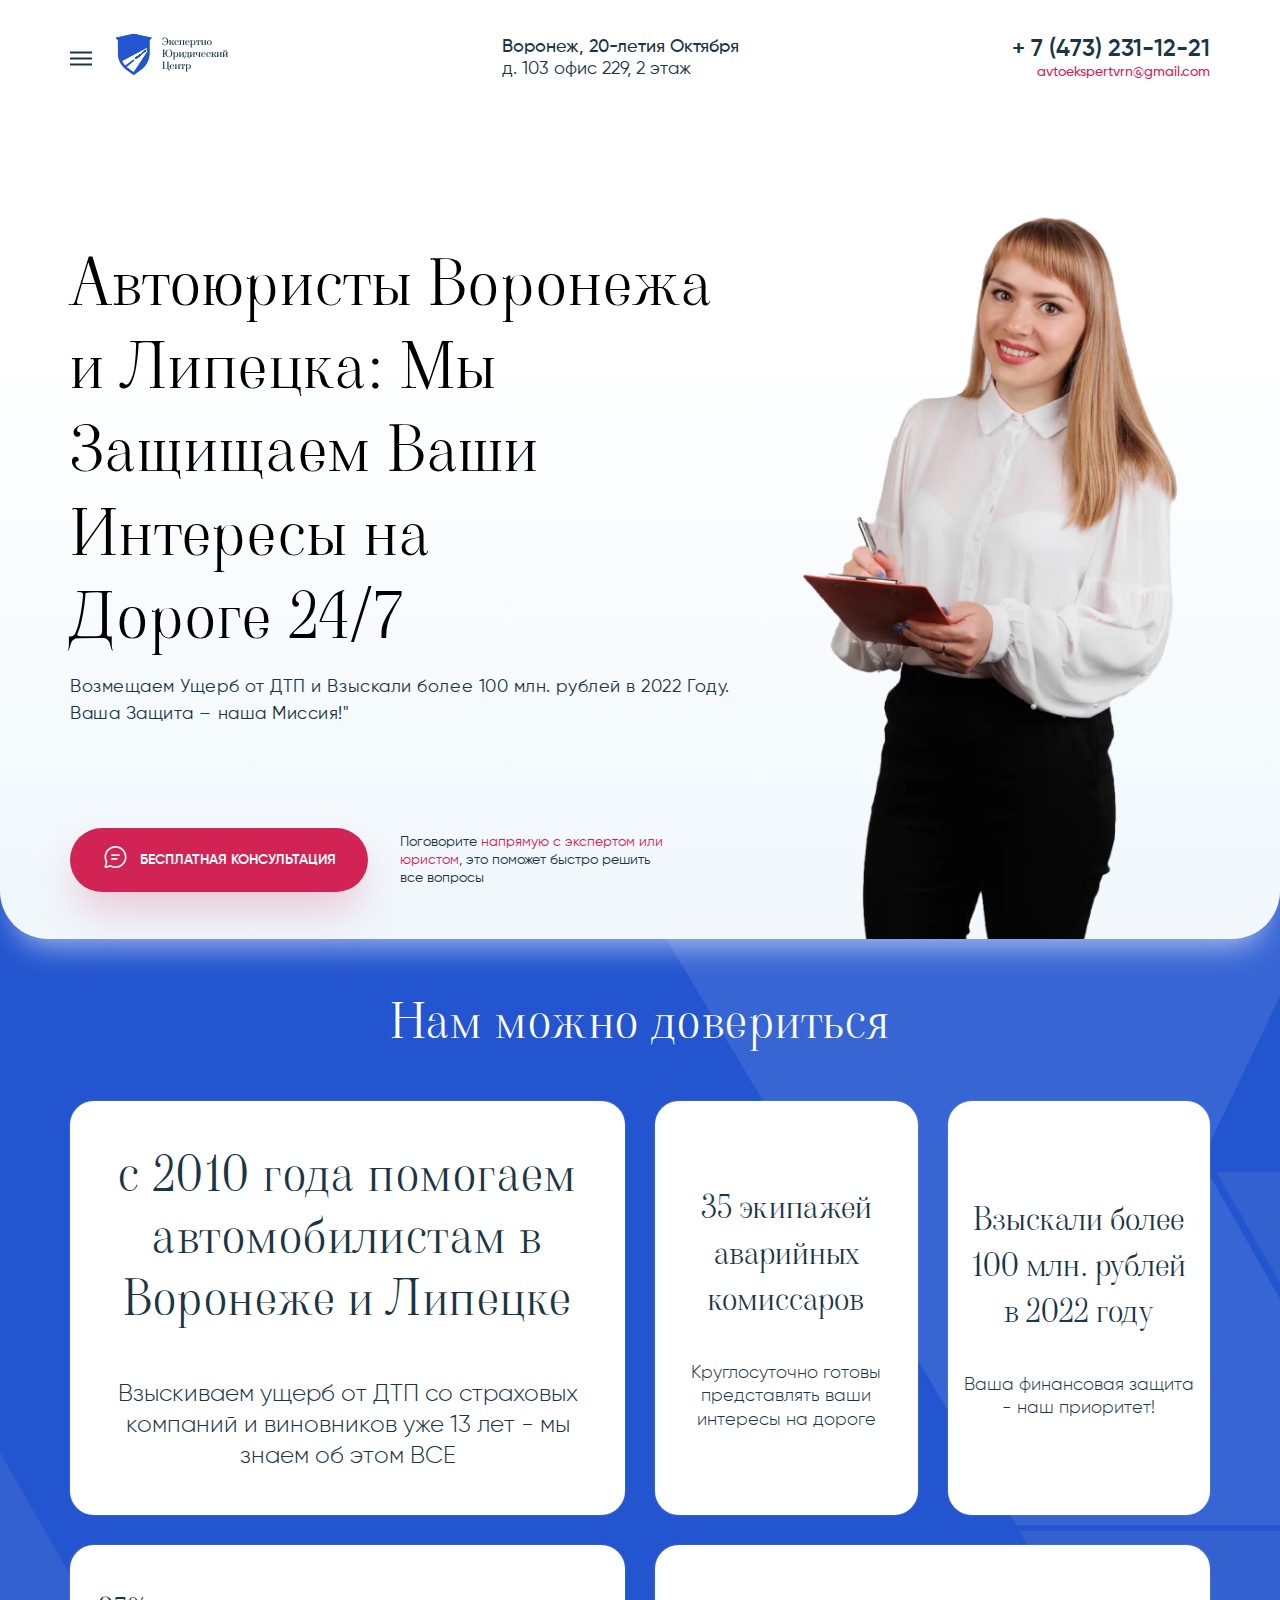
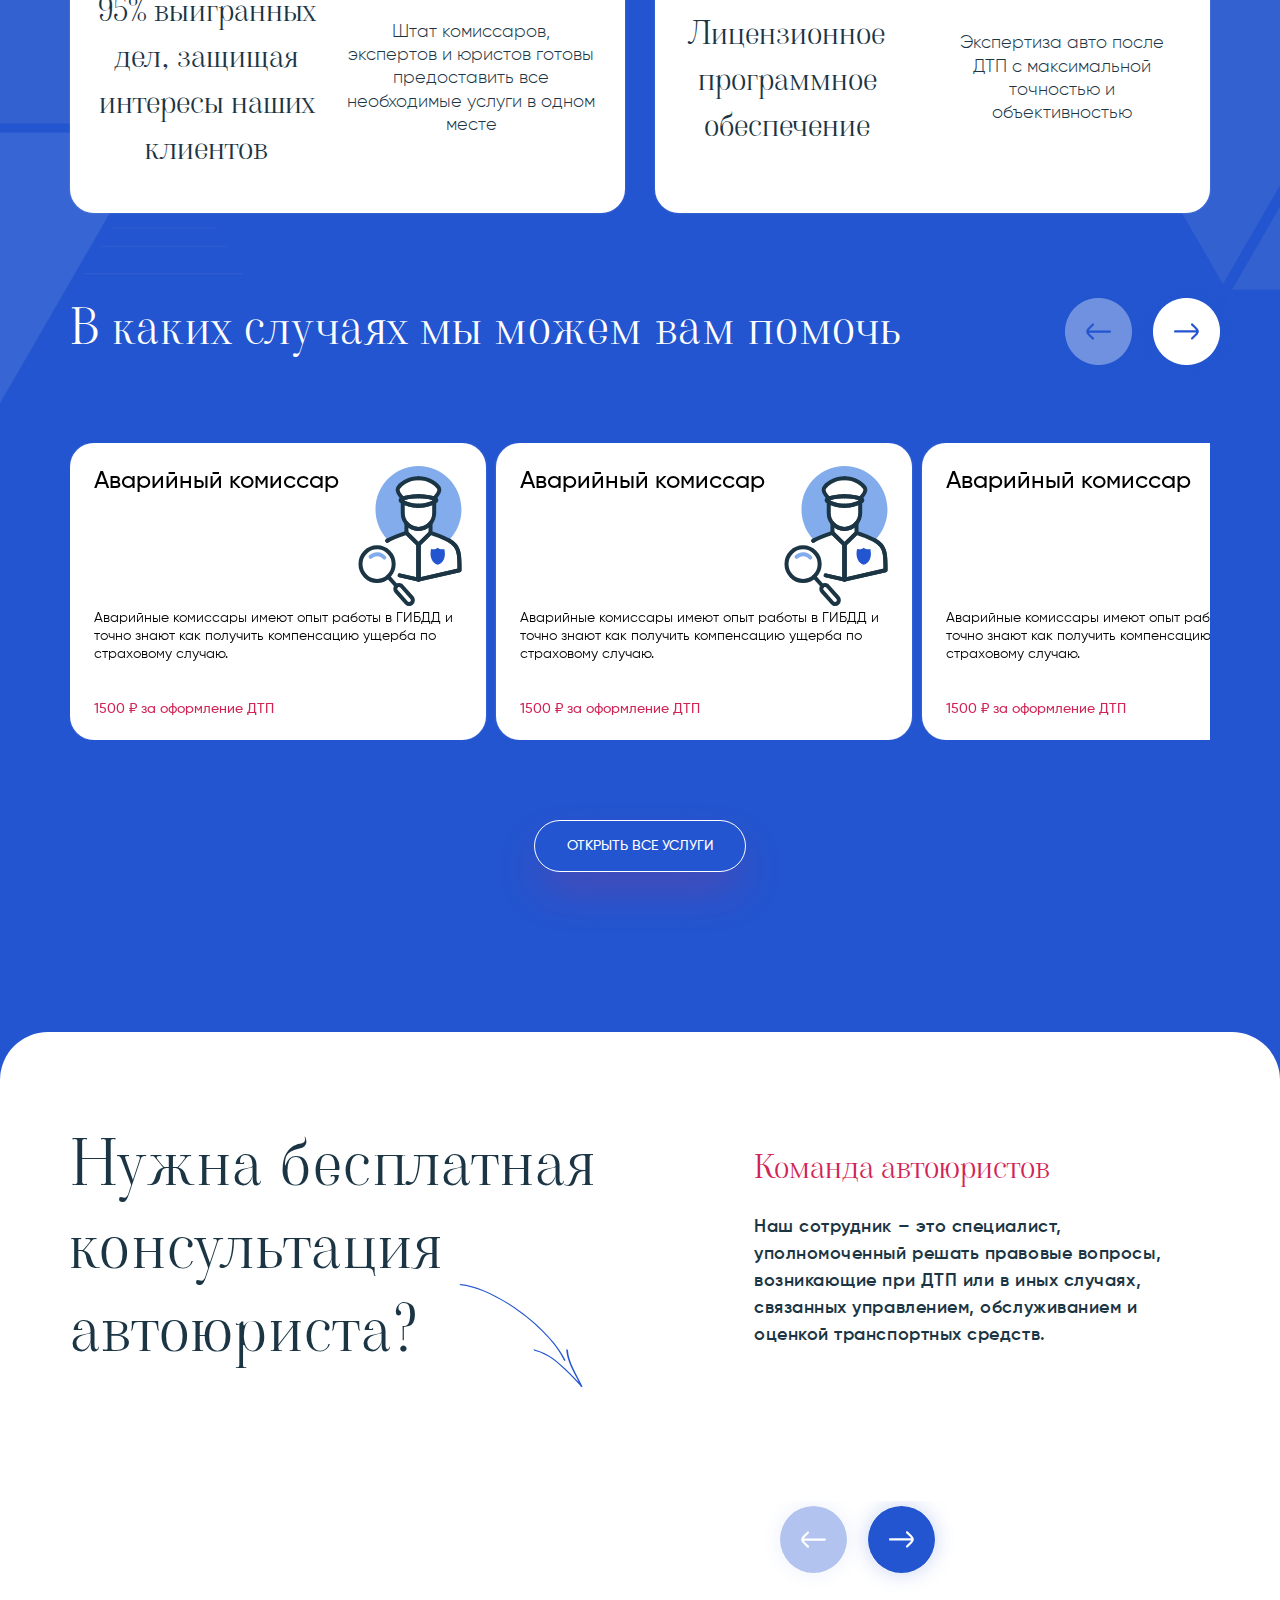
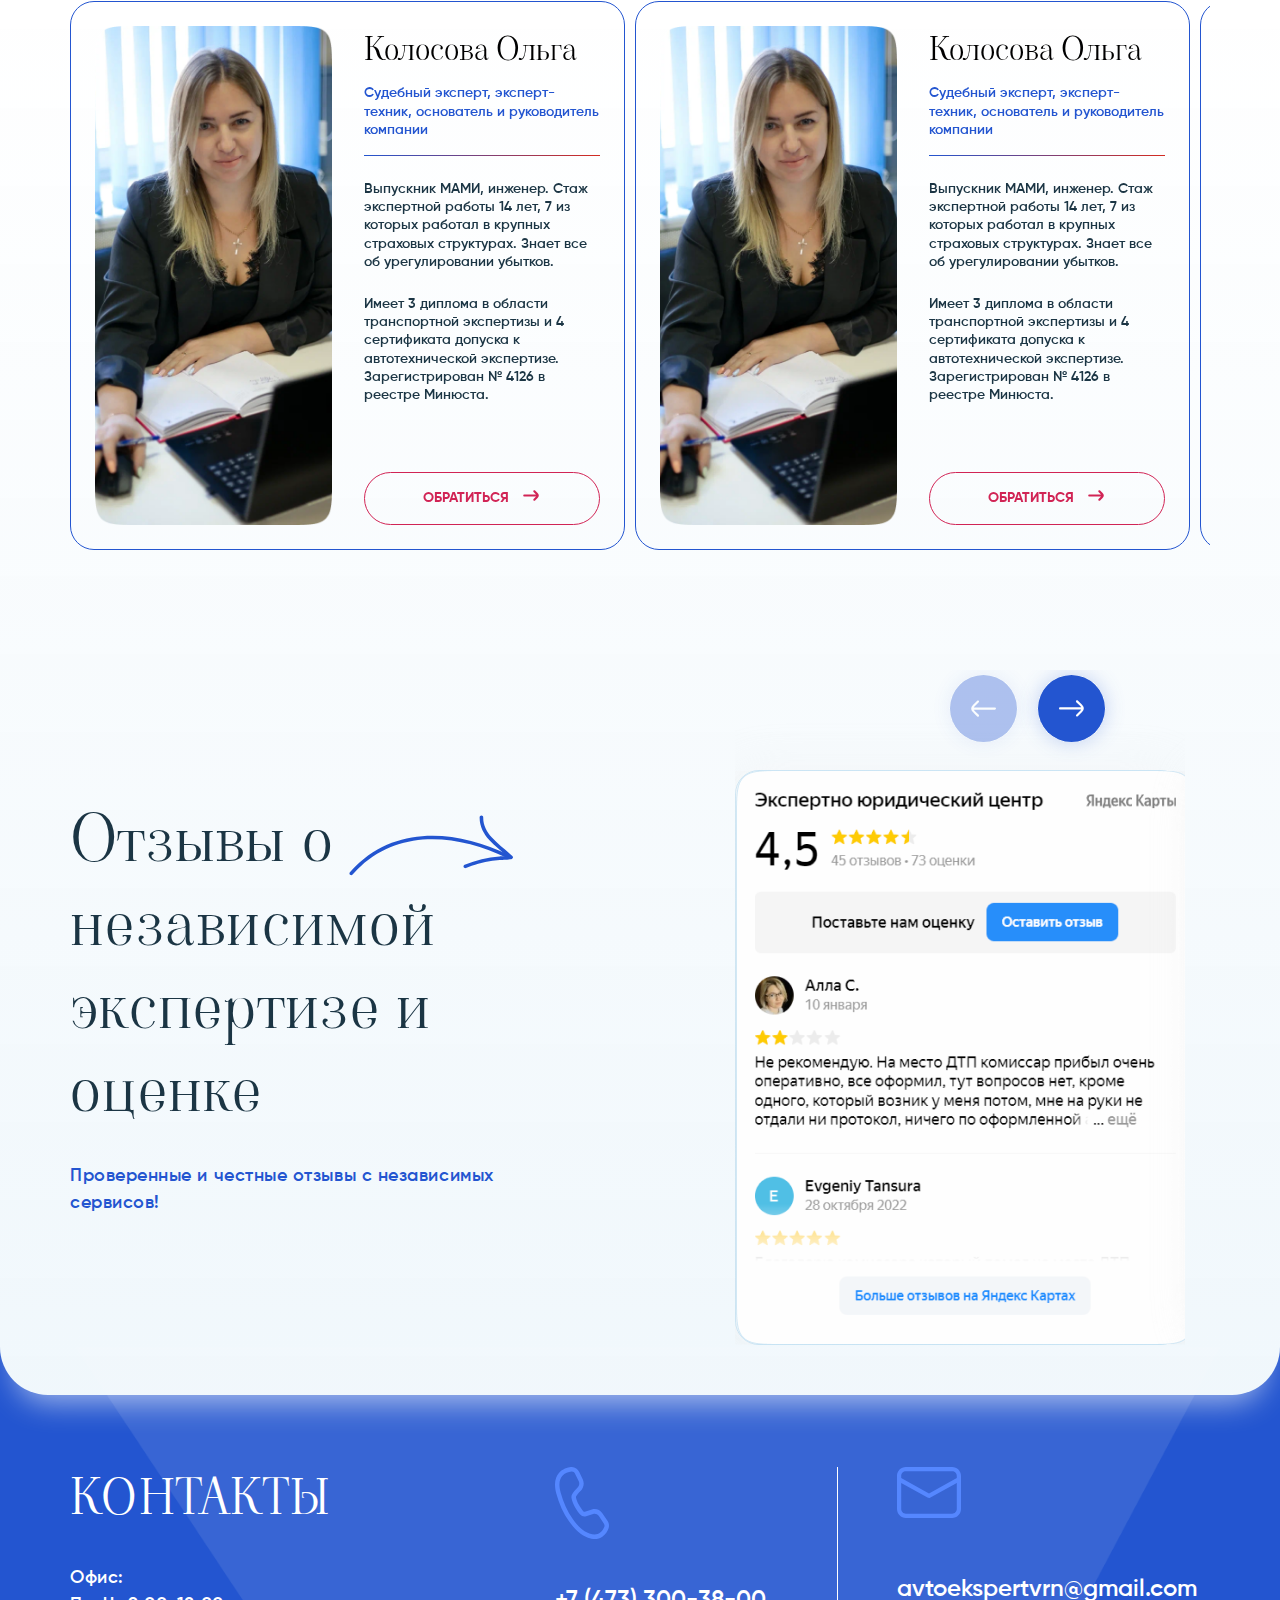
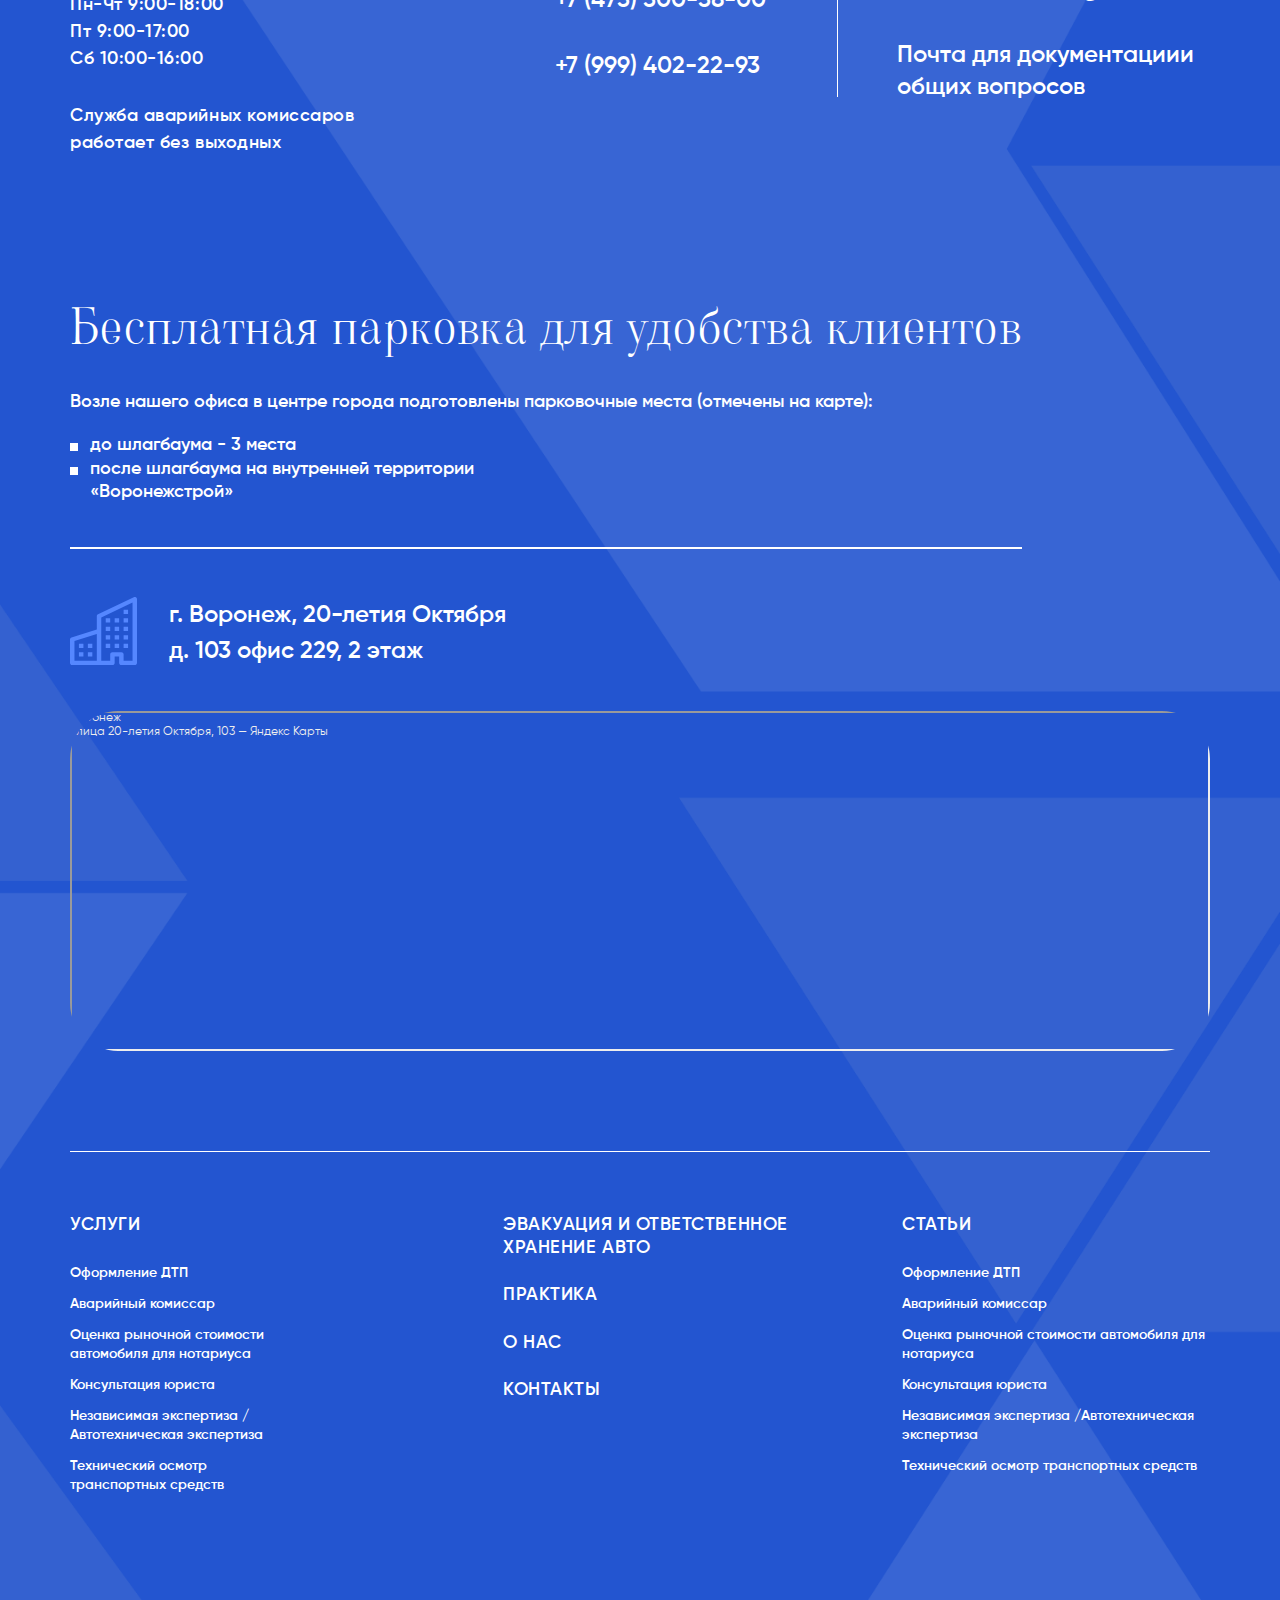
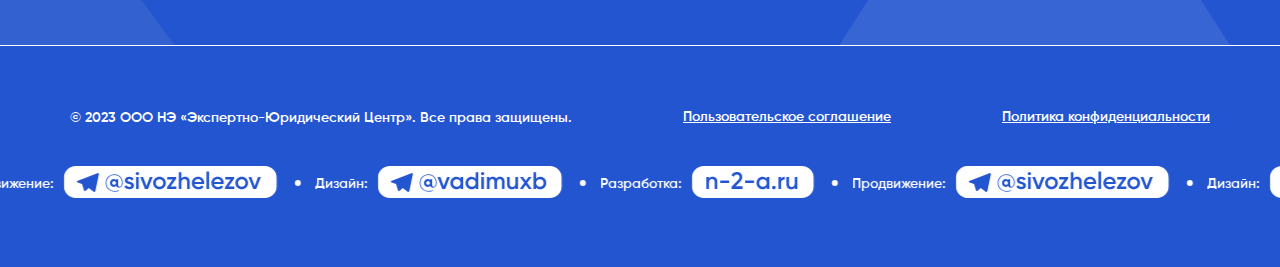
<file: main.html>
<!DOCTYPE html>
<html lang="ru">
  <head>
    <meta charset="UTF-8" />
    <meta name="viewport" content="width=device-width, initial-scale=1.0" />
    <title>Главная</title>
    <link
      rel="stylesheet"
      href="https://cdn.jsdelivr.net/npm/swiper@10/swiper-bundle.min.css"
    />
    <link rel="stylesheet" href="css/style.css" />
  </head>

  <body class="body-page">
    <header class="header">
      <div class="container">
        <div class="header__inner">
          <div class="burger">
            <svg
              class="desb"
              xmlns="http://www.w3.org/2000/svg"
              width="22"
              height="15"
              viewBox="0 0 22 15"
              fill="none"
            >
              <path d="M0 0.5H22V2.5H0V0.5Z" fill="#1B3544" />
              <path d="M0 6.5H22V8.5H0V6.5Z" fill="#1B3544" />
              <path d="M0 12.5H22V14.5H0V12.5Z" fill="#1B3544" />
            </svg>
          </div>
          <div class="logo">
            <img src="img/logo.svg" alt="" />
          </div>
          <div class="address">
            <div>
              <span>Воронеж, 20-летия Октября</span>
              <span>д. 103 офис 229, 2 этаж</span>
            </div>
          </div>
          <div class="links">
            <a href="tel:+74732311221">+ 7 (473) 231-12-21</a>
            <a href="mailto:avtoekspertvrn@gmail.com"
              >avtoekspertvrn@gmail.com</a
            >
          </div>
        </div>
        <div class="header__mobile">
          <div class="logo">
            <img src="img/Logo + description.png" alt="" />
          </div>
          <div class="burger">
            <svg
              class="burbtn"
              xmlns="http://www.w3.org/2000/svg"
              width="22"
              height="15"
              viewBox="0 0 22 15"
              fill="none"
            >
              <path d="M0 0.5H22V2.5H0V0.5Z" fill="#1B3544" />
              <path d="M0 6.5H22V8.5H0V6.5Z" fill="#1B3544" />
              <path d="M0 12.5H22V14.5H0V12.5Z" fill="#1B3544" />
            </svg>
          </div>
        </div>

        <div class="burger__desctop">
          <div class="burger__desctop-inner">
            <div class="burger__desctop-logo">
              <img class="desctop-logo-img" src="./img/plus.svg" alt="крест" />
              <img
                class="esctop-logo-label"
                src="./img/desclog.png"
                alt="лого"
              />
            </div>
            <ul class="burger__desctop-menu">
              <li>
                <a class="burger__desctop-link" href="#">Цены</a>
              </li>
              <li>
                <a class="burger__desctop-link" href="#">технический осмотр</a>
              </li>
              <li>
                <a class="burger__desctop-link" href="#">О нас</a>
              </li>
              <li>
                <a class="burger__desctop-link" href="#">СТАТЬИ</a>
              </li>
              <li>
                <a class="burger__desctop-link" href="#">Контакты</a>
              </li>
            </ul>
            <ul class="burger__services">
              <li>
                <h2 class="burger__services-title">Услуги</h2>
              </li>
              <li>
                <a class="burger__services-link" href="#">Оформление ДТП</a>
              </li>
              <li>
                <a class="burger__services-link" href="#">Аварийный комиссар</a>
              </li>
              <li>
                <a class="burger__services-link" href="#"
                  >Оценка рыночной стоимости автомобиля для нотариуса</a
                >
              </li>
              <li>
                <a class="burger__services-link" href="#"
                  >Консультация юриста</a
                >
              </li>
              <li>
                <a class="burger__services-link" href="#"
                  >Независимая экспертиза /Автотехническая экспертиза</a
                >
              </li>
              <li>
                <a class="burger__services-link" href="#"
                  >Технический осмотр транспортных средств</a
                >
              </li>
            </ul>
            <ul class="burger__desctop-contact">
              <li>
                <div class="burger__desctop-phone">
                  <img
                    class="burger__desctop-img"
                    src="./img/fd.svg"
                    alt="иконка"
                  />
                  <div class="burger__desctop-item">
                    <h6 class="burger__desctop-num">
                      +7 (473)<span>300-38-00</span>
                    </h6>
                    <h6 class="burger__desctop-num">
                      +7 (999)<span>402-22-93</span>
                    </h6>
                  </div>
                  <div class="burger__desctop-icon">
                    <a href="#">
                      <img src="./img/destg.svg" alt="иконка" />
                    </a>
                    <a href="#">
                      <img src="./img/deswt.svg" alt="иконка" />
                    </a>
                  </div>
                </div>
              </li>
              <li>
                <div class="burger__desctop-phone">
                  <img
                    class="burger__desctop-img"
                    src="./img/рщьвуы.svg"
                    alt="иконка"
                  />
                  <h4 class="burger__desctop-text">
                    г. Воронеж, 20-летия Октября д. 103 офис 229, 2 этаж
                  </h4>
                </div>
              </li>
              <li>
                <div class="burger__desctop-phone">
                  <img
                    class="burger__desctop-img"
                    src="./img/mdes.svg"
                    alt="иконка"
                  />
                  <div class="burger__desctop-addres">
                    <a class="burger__desctop-mail" href="#"
                      >avtoekspertvrn@gmail.com</a
                    >
                    <p class="burger__desctop-sub">
                      Почта для документации<br />
                      и общих вопросов
                    </p>
                  </div>
                </div>
              </li>
            </ul>
          </div>
          <div class="burger__copyright">
            <p class="burger__desctop-footer">
              © 2022 ООО НЭ «Экспертно-Юридический Центр». Все права защищены.
            </p>
            <a href="#">
              <p class="burger__desctop-footer">
                Политика обработки персональных данных
              </p>
            </a>
            <a href="#">
              <p class="burger__desctop-footer">Политика конфиденциальности</p>
            </a>
          </div>
        </div>

        <div class="burger__menu">
          <div class="burger__tabs-item">
            <h2 class="burger__title active">Услуги</h2>
            <h2 class="burger__title">Другое</h2>
            <h2 class="burger__title">Контакты</h2>
          </div>
          <ul class="burger__links-item active">
            <li>
              <a href="#"><p class="burger__link">Оформление ДТП</p></a>
            </li>
            <li>
              <hr class="burger__line" />
            </li>
            <li>
              <a href="#"><p class="burger__link">Аварийный комиссар</p></a>
            </li>
            <li>
              <hr class="burger__line" />
            </li>
            <li>
              <a href="#"
                ><p class="burger__link">
                  Оценка рыночной стоимости автомобиля для нотариуса
                </p></a
              >
            </li>
            <li>
              <hr class="burger__line" />
            </li>
            <li>
              <a href="#"><p class="burger__link">Консультация юриста</p></a>
            </li>
            <li>
              <hr class="burger__line" />
            </li>
            <li>
              <a href="#"
                ><p class="burger__link">
                  Независимая экспертиза /Автотехническая экспертиза
                </p></a
              >
            </li>
            <li>
              <hr class="burger__line" />
            </li>
            <li>
              <a href="#"
                ><p class="burger__link">
                  Технический осмотр транспортных средств
                </p></a
              >
            </li>
          </ul>
          <ul class="burger__links-item">
            <li>
              <a href="#"><p class="burger__link">Цены</p></a>
            </li>
            <li>
              <hr class="burger__line" />
            </li>
            <li>
              <a href="#"><p class="burger__link">Технический осмотр</p></a>
            </li>
            <li>
              <hr class="burger__line" />
            </li>
            <li>
              <a href="#"><p class="burger__link">Практика</p></a>
            </li>
            <li>
              <hr class="burger__line" />
            </li>
            <li>
              <a href="#"><p class="burger__link">О нас</p></a>
            </li>
          </ul>
          <ul class="burger__links-item">
            <li>
              <div class="burger__contact">
                <h5 class="burger__contact-title">Время работы:</h5>
                <h6 class="burger__contact-subtitle">Пн-Чт 9:00-18:00</h6>
                <h6 class="burger__contact-subtitle">Пт 9:00-17:00</h6>
                <h6 class="burger__contact-subtitle">Сб 10:00-16:00</h6>
                <p class="burger__contact-desc">
                  Служба аварийных комиссаров работает без выходных
                </p>
              </div>
            </li>
            <li>
              <div class="burger__phone">
                <img
                  class="burger__phone-img"
                  src="./img/Call.svg"
                  alt="телефон"
                />
                <div class="burger__phone-num">
                  <h6 class="burger__num">+7 (473) 300-38-00</h6>
                  <h6 class="burger__num">+7 (999) 402-22-93</h6>
                </div>
                <div class="burger__phone-icons">
                  <a href="#">
                    <img src="./img/telega.svg" alt="телеграмм" />
                  </a>
                  <a href="#">
                    <img src="./img/wats.svg" alt="ватсап" />
                  </a>
                </div>
              </div>
            </li>
            <li>
              <hr class="burger__line" />
            </li>
            <li>
              <div class="burger__phone">
                <img
                  class="burger__phone-img"
                  src="./img/Mail.svg"
                  alt="конверт"
                />
                <div class="burger__phone-num">
                  <h6 class="burger__num">avtoekspertvrn@gmail.com</h6>
                  <p class="burger__text">
                    Почта для документации и общих вопросов
                  </p>
                </div>
              </div>
            </li>
            <li>
              <hr class="burger__line" />
            </li>
            <li>
              <div class="burger__phone">
                <img
                  class="burger__phone-img"
                  src="./img/building 2.svg"
                  alt="иконка"
                />
                <div class="burger__phone-num">
                  <h6 class="burger__num">
                    г. Воронеж, 20-летия Октября<br />д. 103 офис 229, 2 этаж
                  </h6>
                </div>
              </div>
            </li>
          </ul>
          <p class="burger__menu-footer">
            © 2022 ООО НЭ «Экспертно-Юридический Центр». Все права защищены.
          </p>
        </div>
      </div>
    </header>

    <main class="main">
      <div class="top__block white-background bottom-radius">
        <div class="container">
          <div class="top__block__inner">
            <div class="top__block__inner-content">
              <div class="text">
                <h1 class="title">
                  Автоюристы Воронежа и Липецка: Мы Защищаем Ваши Интересы на
                  Дороге 24/7
                </h1>
                <p>
                  Возмещаем Ущерб от ДТП и Взыскали более 100 млн. рублей в 2022
                  Году. Ваша Защита – наша Миссия!"
                </p>
              </div>
              <div class="button__wrapper button__wrapper-main">
                <div class="consultation__button">
                  <a href="#">
                    <span>
                      <svg
                        xmlns="http://www.w3.org/2000/svg"
                        width="26"
                        height="26"
                        viewBox="0 0 26 26"
                        fill="none"
                      >
                        <path
                          d="M13.5 2C19.5751 2 24.5 6.92445 24.5 12.9991C24.5 19.0737 19.5751 23.9981 13.5 23.9981C11.7199 23.9981 9.99961 23.5742 8.45415 22.775L4.24575 23.949C3.51434 24.1532 2.75584 23.7259 2.5516 22.9946C2.48401 22.7525 2.48404 22.4966 2.55164 22.2548L3.72607 18.0501C2.925 16.5033 2.5 14.7812 2.5 12.9991C2.5 6.92445 7.42487 2 13.5 2ZM13.5 3.64986C8.33614 3.64986 4.15 7.83564 4.15 12.9991C4.15 14.6155 4.56005 16.1705 5.33034 17.5499L5.49604 17.8466L4.27206 22.2288L8.65731 21.0055L8.95379 21.1708C10.3321 21.9392 11.8854 22.3483 13.5 22.3483C18.6639 22.3483 22.85 18.1625 22.85 12.9991C22.85 7.83564 18.6639 3.64986 13.5 3.64986ZM9.925 14.099H14.8731C15.3287 14.099 15.6981 14.4683 15.6981 14.9239C15.6981 15.3415 15.3877 15.6867 14.985 15.7413L14.8731 15.7488H9.925C9.46937 15.7488 9.1 15.3795 9.1 14.9239C9.1 14.5063 9.41037 14.1611 9.81305 14.1065L9.925 14.099H14.8731H9.925ZM9.925 10.2493H17.0799C17.5356 10.2493 17.9049 10.6186 17.9049 11.0742C17.9049 11.4919 17.5946 11.837 17.1919 11.8916L17.0799 11.8992H9.925C9.46937 11.8992 9.1 11.5298 9.1 11.0742C9.1 10.6566 9.41037 10.3114 9.81305 10.2568L9.925 10.2493H17.0799H9.925Z"
                          fill="white"
                        />
                        <path
                          d="M13.5 2C19.5751 2 24.5 6.92445 24.5 12.9991C24.5 19.0737 19.5751 23.9981 13.5 23.9981C11.7199 23.9981 9.99961 23.5742 8.45415 22.775L4.24575 23.949C3.51434 24.1532 2.75584 23.7259 2.5516 22.9946C2.48401 22.7525 2.48404 22.4966 2.55164 22.2548L3.72607 18.0501C2.925 16.5033 2.5 14.7812 2.5 12.9991C2.5 6.92445 7.42487 2 13.5 2ZM13.5 3.64986C8.33614 3.64986 4.15 7.83564 4.15 12.9991C4.15 14.6155 4.56005 16.1705 5.33034 17.5499L5.49604 17.8466L4.27206 22.2288L8.65731 21.0055L8.95379 21.1708C10.3321 21.9392 11.8854 22.3483 13.5 22.3483C18.6639 22.3483 22.85 18.1625 22.85 12.9991C22.85 7.83564 18.6639 3.64986 13.5 3.64986ZM9.925 14.099H14.8731C15.3287 14.099 15.6981 14.4683 15.6981 14.9239C15.6981 15.3415 15.3877 15.6867 14.985 15.7413L14.8731 15.7488H9.925C9.46937 15.7488 9.1 15.3795 9.1 14.9239C9.1 14.5063 9.41037 14.1611 9.81305 14.1065L9.925 14.099H14.8731H9.925ZM9.925 10.2493H17.0799C17.5356 10.2493 17.9049 10.6186 17.9049 11.0742C17.9049 11.4919 17.5946 11.837 17.1919 11.8916L17.0799 11.8992H9.925C9.46937 11.8992 9.1 11.5298 9.1 11.0742C9.1 10.6566 9.41037 10.3114 9.81305 10.2568L9.925 10.2493H17.0799H9.925Z"
                          fill="url(#paint0_linear_1108_1454)"
                          fill-opacity="0.2"
                        />
                        <defs>
                          <linearGradient
                            id="paint0_linear_1108_1454"
                            x1="13.5"
                            y1="8.25844"
                            x2="13.5"
                            y2="24"
                            gradientUnits="userSpaceOnUse"
                          >
                            <stop stop-color="white" stop-opacity="0" />
                            <stop
                              offset="1"
                              stop-color="#2D94D3"
                              stop-opacity="0.35"
                            />
                          </linearGradient>
                        </defs>
                      </svg>
                    </span>
                    <span class="button-text">бесплатная консультация</span>
                  </a>
                </div>
                <div class="text-next-to-btn">
                  Поговорите <span>напрямую с экспертом или юристом</span>, это
                  поможет быстро решить все вопросы
                </div>
              </div>
            </div>
            <div class="top__block__inner-image">
              <img class="top-img" src="img/woman.png" alt="" />
            </div>
          </div>
        </div>
      </div>

      <div class="about-us blue-background">
        <div class="container">
          <h2 class="about--title">Нам можно довериться</h2>
          <div class="about-us-grid">
            <div class="grid-item">
              <h2>с 2010 года помогаем автомобилистам в Воронеже и Липецке</h2>
              <p>
                Взыскиваем ущерб от ДТП со страховых компаний и виновников уже
                13 лет - мы знаем об этом ВСЕ
              </p>
            </div>
            <div class="grid-item">
              <h3>35 экипажей аварийных комиссаров</h3>
              <p>Круглосуточно готовы представлять ваши интересы на дороге</p>
            </div>
            <div class="grid-item">
              <h3>Взыскали более 100 млн. рублей в 2022 году</h3>
              <p>Ваша финансовая защита - наш приоритет!</p>
            </div>
            <div class="grid-item">
              <h3>95% выигранных дел, защищая интересы наших клиентов</h3>
              <p>
                Штат комиссаров, экспертов и юристов готовы предоставить все
                необходимые услуги в одном месте
              </p>
            </div>
            <div class="grid-item">
              <h3>Лицензионное программное обеспечение</h3>
              <p>
                Экспертиза авто после ДТП с максимальной точностью и
                объективностью
              </p>
            </div>
          </div>

          <div class="help-cases">
            <div class="title--wrapper">
              <h2 style="color: #fff">В каких случаях мы можем вам помочь</h2>

              <div class="navigation-buttons">
                <div class="swiper-button-next"></div>
                <div class="swiper-button-prev"></div>
              </div>
            </div>
            <div class="swiper mySwiper">
              <div class="swiper-wrapper">
                <div class="swiper-slide help-cases-slide">
                  <div class="name">
                    <span class="cases-name">Аварийный комиссар</span>
                    <span>
                      <img src="img/comissar.svg" alt="" />
                    </span>
                  </div>
                  <div class="disc">
                    Аварийные комиссары имеют опыт работы в ГИБДД и точно знают
                    как получить компенсацию ущерба по страховому случаю.
                  </div>
                  <div class="price">1500 ₽ за оформление ДТП</div>
                </div>
                <div class="swiper-slide help-cases-slide">
                  <div class="name">
                    <span class="cases-name">Аварийный комиссар</span>
                    <span>
                      <img src="img/comissar.svg" alt="" />
                    </span>
                  </div>
                  <div class="disc">
                    Аварийные комиссары имеют опыт работы в ГИБДД и точно знают
                    как получить компенсацию ущерба по страховому случаю.
                  </div>
                  <div class="price">1500 ₽ за оформление ДТП</div>
                </div>
                <div class="swiper-slide help-cases-slide">
                  <div class="name">
                    <span class="cases-name">Аварийный комиссар</span>
                    <span>
                      <img src="img/comissar.svg" alt="" />
                    </span>
                  </div>
                  <div class="disc">
                    Аварийные комиссары имеют опыт работы в ГИБДД и точно знают
                    как получить компенсацию ущерба по страховому случаю.
                  </div>
                  <div class="price">1500 ₽ за оформление ДТП</div>
                </div>
                <div class="swiper-slide help-cases-slide">
                  <div class="name">
                    <span class="cases-name">Аварийный комиссар</span>
                    <span>
                      <img src="img/comissar.svg" alt="" />
                    </span>
                  </div>
                  <div class="disc">
                    Аварийные комиссары имеют опыт работы в ГИБДД и точно знают
                    как получить компенсацию ущерба по страховому случаю.
                  </div>
                  <div class="price">1500 ₽ за оформление ДТП</div>
                </div>
              </div>
            </div>
            <div class="open-all-button">
              <a href="#">Открыть все услуги</a>
            </div>
          </div>
        </div>
      </div>

      <div class="team__block white-background all-radius">
        <div class="container">
          <div class="team__title">
            <h2>Нужна бесплатная консультация автоюриста?</h2>
            <span class="team__about">
              <h3 class="team__about__title">Команда автоюристов</h3>
              <p>
                Наш сотрудник – это специалист, уполномоченный решать правовые
                вопросы, возникающие при ДТП или в иных случаях, связанных
                управлением, обслуживанием и оценкой транспортных средств.
              </p>
            </span>
          </div>

          <div class="swiper team__slider">
            <div class="navigation-buttons">
              <div class="swiper-button-next"></div>
              <div class="swiper-button-prev"></div>
            </div>
            <div class="swiper-wrapper">
              <div class="swiper-slide team-slide">
                <div class="image-person">
                  <img src="img/image-person.png" alt="" />
                </div>
                <div class="content-person">
                  <h4>Колосова Ольга</h4>
                  <span class="disc">
                    Судебный эксперт, эксперт-техник, основатель и руководитель
                    компании
                  </span>
                  <div class="line"></div>
                  <span class="text">
                    <p>
                      Выпускник МАМИ, инженер. Стаж экспертной работы 14 лет, 7
                      из которых работал в крупных страховых структурах. Знает
                      все об урегулировании убытков.
                    </p>
                    <p>
                      Имеет 3 диплома в области транспортной экспертизы и 4
                      сертификата допуска к автотехнической экспертизе.
                      Зарегистрирован № 4126 в реестре Минюста.
                    </p>
                  </span>
                  <div class="red-button">
                    <a href="#">
                      <span class="button-name">обратиться</span>
                      <span>
                        <svg
                          xmlns="http://www.w3.org/2000/svg"
                          width="20"
                          height="21"
                          viewBox="0 0 20 21"
                          fill="none"
                        >
                          <path
                            d="M3.33301 9.40001C2.72549 9.40001 2.23301 9.89249 2.23301 10.5C2.23301 11.1075 2.72549 11.6 3.33301 11.6L3.33301 9.40001ZM16.6663 11.6C17.2739 11.6 17.7663 11.1075 17.7663 10.5C17.7663 9.89249 17.2739 9.40001 16.6663 9.40001L16.6663 11.6ZM14.1073 5.55206C13.6759 5.1244 12.9794 5.12751 12.5517 5.559C12.1241 5.99049 12.1272 6.68696 12.5587 7.11462L14.1073 5.55206ZM14.8021 7.78943L14.0278 8.57071L14.8021 7.78943ZM14.8021 13.2106L14.0278 12.4293L14.8021 13.2106ZM12.5587 13.8854C12.1272 14.313 12.1241 15.0095 12.5517 15.441C12.9794 15.8725 13.6759 15.8756 14.1073 15.448L12.5587 13.8854ZM16.6498 10.2389L17.7409 10.0998L17.7409 10.0998L16.6498 10.2389ZM16.6498 10.7611L17.7409 10.9002L17.7409 10.9002L16.6498 10.7611ZM3.33301 11.6L16.6663 11.6L16.6663 9.40001L3.33301 9.40001L3.33301 11.6ZM12.5587 7.11462L14.0278 8.57071L15.5765 7.00815L14.1073 5.55206L12.5587 7.11462ZM14.0278 12.4293L12.5587 13.8854L14.1073 15.448L15.5765 13.9919L14.0278 12.4293ZM14.0278 8.57071C14.632 9.16952 15.0179 9.55437 15.2738 9.87302C15.5158 10.1743 15.5497 10.308 15.5586 10.378L17.7409 10.0998C17.6597 9.46216 17.3555 8.95168 16.9891 8.49546C16.6367 8.05659 16.1439 7.57054 15.5765 7.00815L14.0278 8.57071ZM15.5765 13.9919C16.1439 13.4295 16.6367 12.9434 16.9891 12.5045C17.3555 12.0483 17.6597 11.5379 17.7409 10.9002L15.5586 10.622C15.5497 10.692 15.5158 10.8257 15.2738 11.127C15.0179 11.4456 14.632 11.8305 14.0278 12.4293L15.5765 13.9919ZM15.5586 10.378C15.5689 10.459 15.5689 10.541 15.5586 10.622L17.7409 10.9002C17.7748 10.6345 17.7748 10.3655 17.7409 10.0998L15.5586 10.378Z"
                            fill="#D12455"
                          />
                        </svg>
                      </span>
                    </a>
                  </div>
                </div>
              </div>
              <div class="swiper-slide team-slide">
                <div class="image-person">
                  <img src="img/image-person.png" alt="" />
                </div>
                <div class="content-person">
                  <h4>Колосова Ольга</h4>
                  <span class="disc">
                    Судебный эксперт, эксперт-техник, основатель и руководитель
                    компании
                  </span>
                  <div class="line"></div>
                  <span class="text">
                    <p>
                      Выпускник МАМИ, инженер. Стаж экспертной работы 14 лет, 7
                      из которых работал в крупных страховых структурах. Знает
                      все об урегулировании убытков.
                    </p>
                    <p>
                      Имеет 3 диплома в области транспортной экспертизы и 4
                      сертификата допуска к автотехнической экспертизе.
                      Зарегистрирован № 4126 в реестре Минюста.
                    </p>
                  </span>
                  <div class="red-button">
                    <a href="#">
                      <span class="button-name">обратиться</span>
                      <span>
                        <svg
                          xmlns="http://www.w3.org/2000/svg"
                          width="20"
                          height="21"
                          viewBox="0 0 20 21"
                          fill="none"
                        >
                          <path
                            d="M3.33301 9.40001C2.72549 9.40001 2.23301 9.89249 2.23301 10.5C2.23301 11.1075 2.72549 11.6 3.33301 11.6L3.33301 9.40001ZM16.6663 11.6C17.2739 11.6 17.7663 11.1075 17.7663 10.5C17.7663 9.89249 17.2739 9.40001 16.6663 9.40001L16.6663 11.6ZM14.1073 5.55206C13.6759 5.1244 12.9794 5.12751 12.5517 5.559C12.1241 5.99049 12.1272 6.68696 12.5587 7.11462L14.1073 5.55206ZM14.8021 7.78943L14.0278 8.57071L14.8021 7.78943ZM14.8021 13.2106L14.0278 12.4293L14.8021 13.2106ZM12.5587 13.8854C12.1272 14.313 12.1241 15.0095 12.5517 15.441C12.9794 15.8725 13.6759 15.8756 14.1073 15.448L12.5587 13.8854ZM16.6498 10.2389L17.7409 10.0998L17.7409 10.0998L16.6498 10.2389ZM16.6498 10.7611L17.7409 10.9002L17.7409 10.9002L16.6498 10.7611ZM3.33301 11.6L16.6663 11.6L16.6663 9.40001L3.33301 9.40001L3.33301 11.6ZM12.5587 7.11462L14.0278 8.57071L15.5765 7.00815L14.1073 5.55206L12.5587 7.11462ZM14.0278 12.4293L12.5587 13.8854L14.1073 15.448L15.5765 13.9919L14.0278 12.4293ZM14.0278 8.57071C14.632 9.16952 15.0179 9.55437 15.2738 9.87302C15.5158 10.1743 15.5497 10.308 15.5586 10.378L17.7409 10.0998C17.6597 9.46216 17.3555 8.95168 16.9891 8.49546C16.6367 8.05659 16.1439 7.57054 15.5765 7.00815L14.0278 8.57071ZM15.5765 13.9919C16.1439 13.4295 16.6367 12.9434 16.9891 12.5045C17.3555 12.0483 17.6597 11.5379 17.7409 10.9002L15.5586 10.622C15.5497 10.692 15.5158 10.8257 15.2738 11.127C15.0179 11.4456 14.632 11.8305 14.0278 12.4293L15.5765 13.9919ZM15.5586 10.378C15.5689 10.459 15.5689 10.541 15.5586 10.622L17.7409 10.9002C17.7748 10.6345 17.7748 10.3655 17.7409 10.0998L15.5586 10.378Z"
                            fill="#D12455"
                          />
                        </svg>
                      </span>
                    </a>
                  </div>
                </div>
              </div>
              <div class="swiper-slide team-slide">
                <div class="image-person">
                  <img src="img/image-person.png" alt="" />
                </div>
                <div class="content-person">
                  <h4>Колосова Ольга</h4>
                  <span class="disc">
                    Судебный эксперт, эксперт-техник, основатель и руководитель
                    компании
                  </span>
                  <div class="line"></div>
                  <span class="text">
                    <p>
                      Выпускник МАМИ, инженер. Стаж экспертной работы 14 лет, 7
                      из которых работал в крупных страховых структурах. Знает
                      все об урегулировании убытков.
                    </p>
                    <p>
                      Имеет 3 диплома в области транспортной экспертизы и 4
                      сертификата допуска к автотехнической экспертизе.
                      Зарегистрирован № 4126 в реестре Минюста.
                    </p>
                  </span>
                  <div class="red-button">
                    <a href="#">
                      <span class="button-name">обратиться</span>
                      <span>
                        <svg
                          xmlns="http://www.w3.org/2000/svg"
                          width="20"
                          height="21"
                          viewBox="0 0 20 21"
                          fill="none"
                        >
                          <path
                            d="M3.33301 9.40001C2.72549 9.40001 2.23301 9.89249 2.23301 10.5C2.23301 11.1075 2.72549 11.6 3.33301 11.6L3.33301 9.40001ZM16.6663 11.6C17.2739 11.6 17.7663 11.1075 17.7663 10.5C17.7663 9.89249 17.2739 9.40001 16.6663 9.40001L16.6663 11.6ZM14.1073 5.55206C13.6759 5.1244 12.9794 5.12751 12.5517 5.559C12.1241 5.99049 12.1272 6.68696 12.5587 7.11462L14.1073 5.55206ZM14.8021 7.78943L14.0278 8.57071L14.8021 7.78943ZM14.8021 13.2106L14.0278 12.4293L14.8021 13.2106ZM12.5587 13.8854C12.1272 14.313 12.1241 15.0095 12.5517 15.441C12.9794 15.8725 13.6759 15.8756 14.1073 15.448L12.5587 13.8854ZM16.6498 10.2389L17.7409 10.0998L17.7409 10.0998L16.6498 10.2389ZM16.6498 10.7611L17.7409 10.9002L17.7409 10.9002L16.6498 10.7611ZM3.33301 11.6L16.6663 11.6L16.6663 9.40001L3.33301 9.40001L3.33301 11.6ZM12.5587 7.11462L14.0278 8.57071L15.5765 7.00815L14.1073 5.55206L12.5587 7.11462ZM14.0278 12.4293L12.5587 13.8854L14.1073 15.448L15.5765 13.9919L14.0278 12.4293ZM14.0278 8.57071C14.632 9.16952 15.0179 9.55437 15.2738 9.87302C15.5158 10.1743 15.5497 10.308 15.5586 10.378L17.7409 10.0998C17.6597 9.46216 17.3555 8.95168 16.9891 8.49546C16.6367 8.05659 16.1439 7.57054 15.5765 7.00815L14.0278 8.57071ZM15.5765 13.9919C16.1439 13.4295 16.6367 12.9434 16.9891 12.5045C17.3555 12.0483 17.6597 11.5379 17.7409 10.9002L15.5586 10.622C15.5497 10.692 15.5158 10.8257 15.2738 11.127C15.0179 11.4456 14.632 11.8305 14.0278 12.4293L15.5765 13.9919ZM15.5586 10.378C15.5689 10.459 15.5689 10.541 15.5586 10.622L17.7409 10.9002C17.7748 10.6345 17.7748 10.3655 17.7409 10.0998L15.5586 10.378Z"
                            fill="#D12455"
                          />
                        </svg>
                      </span>
                    </a>
                  </div>
                </div>
              </div>
              <div class="swiper-slide team-slide">
                <div class="image-person">
                  <img src="img/image-person.png" alt="" />
                </div>
                <div class="content-person">
                  <h4>Колосова Ольга</h4>
                  <span class="disc">
                    Судебный эксперт, эксперт-техник, основатель и руководитель
                    компании
                  </span>
                  <div class="line"></div>
                  <span class="text">
                    <p>
                      Выпускник МАМИ, инженер. Стаж экспертной работы 14 лет, 7
                      из которых работал в крупных страховых структурах. Знает
                      все об урегулировании убытков.
                    </p>
                    <p>
                      Имеет 3 диплома в области транспортной экспертизы и 4
                      сертификата допуска к автотехнической экспертизе.
                      Зарегистрирован № 4126 в реестре Минюста.
                    </p>
                  </span>
                  <div class="red-button">
                    <a href="#">
                      <span class="button-name">обратиться</span>
                      <span>
                        <svg
                          xmlns="http://www.w3.org/2000/svg"
                          width="20"
                          height="21"
                          viewBox="0 0 20 21"
                          fill="none"
                        >
                          <path
                            d="M3.33301 9.40001C2.72549 9.40001 2.23301 9.89249 2.23301 10.5C2.23301 11.1075 2.72549 11.6 3.33301 11.6L3.33301 9.40001ZM16.6663 11.6C17.2739 11.6 17.7663 11.1075 17.7663 10.5C17.7663 9.89249 17.2739 9.40001 16.6663 9.40001L16.6663 11.6ZM14.1073 5.55206C13.6759 5.1244 12.9794 5.12751 12.5517 5.559C12.1241 5.99049 12.1272 6.68696 12.5587 7.11462L14.1073 5.55206ZM14.8021 7.78943L14.0278 8.57071L14.8021 7.78943ZM14.8021 13.2106L14.0278 12.4293L14.8021 13.2106ZM12.5587 13.8854C12.1272 14.313 12.1241 15.0095 12.5517 15.441C12.9794 15.8725 13.6759 15.8756 14.1073 15.448L12.5587 13.8854ZM16.6498 10.2389L17.7409 10.0998L17.7409 10.0998L16.6498 10.2389ZM16.6498 10.7611L17.7409 10.9002L17.7409 10.9002L16.6498 10.7611ZM3.33301 11.6L16.6663 11.6L16.6663 9.40001L3.33301 9.40001L3.33301 11.6ZM12.5587 7.11462L14.0278 8.57071L15.5765 7.00815L14.1073 5.55206L12.5587 7.11462ZM14.0278 12.4293L12.5587 13.8854L14.1073 15.448L15.5765 13.9919L14.0278 12.4293ZM14.0278 8.57071C14.632 9.16952 15.0179 9.55437 15.2738 9.87302C15.5158 10.1743 15.5497 10.308 15.5586 10.378L17.7409 10.0998C17.6597 9.46216 17.3555 8.95168 16.9891 8.49546C16.6367 8.05659 16.1439 7.57054 15.5765 7.00815L14.0278 8.57071ZM15.5765 13.9919C16.1439 13.4295 16.6367 12.9434 16.9891 12.5045C17.3555 12.0483 17.6597 11.5379 17.7409 10.9002L15.5586 10.622C15.5497 10.692 15.5158 10.8257 15.2738 11.127C15.0179 11.4456 14.632 11.8305 14.0278 12.4293L15.5765 13.9919ZM15.5586 10.378C15.5689 10.459 15.5689 10.541 15.5586 10.622L17.7409 10.9002C17.7748 10.6345 17.7748 10.3655 17.7409 10.0998L15.5586 10.378Z"
                            fill="#D12455"
                          />
                        </svg>
                      </span>
                    </a>
                  </div>
                </div>
              </div>
              <div class="swiper-slide team-slide">
                <div class="image-person">
                  <img src="img/image-person.png" alt="" />
                </div>
                <div class="content-person">
                  <h4>Колосова Ольга</h4>
                  <span class="disc">
                    Судебный эксперт, эксперт-техник, основатель и руководитель
                    компании
                  </span>
                  <div class="line"></div>
                  <span class="text">
                    <p>
                      Выпускник МАМИ, инженер. Стаж экспертной работы 14 лет, 7
                      из которых работал в крупных страховых структурах. Знает
                      все об урегулировании убытков.
                    </p>
                    <p>
                      Имеет 3 диплома в области транспортной экспертизы и 4
                      сертификата допуска к автотехнической экспертизе.
                      Зарегистрирован № 4126 в реестре Минюста.
                    </p>
                  </span>
                  <div class="red-button">
                    <a href="#">
                      <span class="button-name">обратиться</span>
                      <span>
                        <svg
                          xmlns="http://www.w3.org/2000/svg"
                          width="20"
                          height="21"
                          viewBox="0 0 20 21"
                          fill="none"
                        >
                          <path
                            d="M3.33301 9.40001C2.72549 9.40001 2.23301 9.89249 2.23301 10.5C2.23301 11.1075 2.72549 11.6 3.33301 11.6L3.33301 9.40001ZM16.6663 11.6C17.2739 11.6 17.7663 11.1075 17.7663 10.5C17.7663 9.89249 17.2739 9.40001 16.6663 9.40001L16.6663 11.6ZM14.1073 5.55206C13.6759 5.1244 12.9794 5.12751 12.5517 5.559C12.1241 5.99049 12.1272 6.68696 12.5587 7.11462L14.1073 5.55206ZM14.8021 7.78943L14.0278 8.57071L14.8021 7.78943ZM14.8021 13.2106L14.0278 12.4293L14.8021 13.2106ZM12.5587 13.8854C12.1272 14.313 12.1241 15.0095 12.5517 15.441C12.9794 15.8725 13.6759 15.8756 14.1073 15.448L12.5587 13.8854ZM16.6498 10.2389L17.7409 10.0998L17.7409 10.0998L16.6498 10.2389ZM16.6498 10.7611L17.7409 10.9002L17.7409 10.9002L16.6498 10.7611ZM3.33301 11.6L16.6663 11.6L16.6663 9.40001L3.33301 9.40001L3.33301 11.6ZM12.5587 7.11462L14.0278 8.57071L15.5765 7.00815L14.1073 5.55206L12.5587 7.11462ZM14.0278 12.4293L12.5587 13.8854L14.1073 15.448L15.5765 13.9919L14.0278 12.4293ZM14.0278 8.57071C14.632 9.16952 15.0179 9.55437 15.2738 9.87302C15.5158 10.1743 15.5497 10.308 15.5586 10.378L17.7409 10.0998C17.6597 9.46216 17.3555 8.95168 16.9891 8.49546C16.6367 8.05659 16.1439 7.57054 15.5765 7.00815L14.0278 8.57071ZM15.5765 13.9919C16.1439 13.4295 16.6367 12.9434 16.9891 12.5045C17.3555 12.0483 17.6597 11.5379 17.7409 10.9002L15.5586 10.622C15.5497 10.692 15.5158 10.8257 15.2738 11.127C15.0179 11.4456 14.632 11.8305 14.0278 12.4293L15.5765 13.9919ZM15.5586 10.378C15.5689 10.459 15.5689 10.541 15.5586 10.622L17.7409 10.9002C17.7748 10.6345 17.7748 10.3655 17.7409 10.0998L15.5586 10.378Z"
                            fill="#D12455"
                          />
                        </svg>
                      </span>
                    </a>
                  </div>
                </div>
              </div>
              <div class="swiper-slide team-slide">
                <div class="image-person">
                  <img src="img/image-person.png" alt="" />
                </div>
                <div class="content-person">
                  <h4>Колосова Ольга</h4>
                  <span class="disc">
                    Судебный эксперт, эксперт-техник, основатель и руководитель
                    компании
                  </span>
                  <div class="line"></div>
                  <span class="text">
                    <p>
                      Выпускник МАМИ, инженер. Стаж экспертной работы 14 лет, 7
                      из которых работал в крупных страховых структурах. Знает
                      все об урегулировании убытков.
                    </p>
                    <p>
                      Имеет 3 диплома в области транспортной экспертизы и 4
                      сертификата допуска к автотехнической экспертизе.
                      Зарегистрирован № 4126 в реестре Минюста.
                    </p>
                  </span>
                  <div class="red-button">
                    <a href="#">
                      <span class="button-name">обратиться</span>
                      <span>
                        <svg
                          xmlns="http://www.w3.org/2000/svg"
                          width="20"
                          height="21"
                          viewBox="0 0 20 21"
                          fill="none"
                        >
                          <path
                            d="M3.33301 9.40001C2.72549 9.40001 2.23301 9.89249 2.23301 10.5C2.23301 11.1075 2.72549 11.6 3.33301 11.6L3.33301 9.40001ZM16.6663 11.6C17.2739 11.6 17.7663 11.1075 17.7663 10.5C17.7663 9.89249 17.2739 9.40001 16.6663 9.40001L16.6663 11.6ZM14.1073 5.55206C13.6759 5.1244 12.9794 5.12751 12.5517 5.559C12.1241 5.99049 12.1272 6.68696 12.5587 7.11462L14.1073 5.55206ZM14.8021 7.78943L14.0278 8.57071L14.8021 7.78943ZM14.8021 13.2106L14.0278 12.4293L14.8021 13.2106ZM12.5587 13.8854C12.1272 14.313 12.1241 15.0095 12.5517 15.441C12.9794 15.8725 13.6759 15.8756 14.1073 15.448L12.5587 13.8854ZM16.6498 10.2389L17.7409 10.0998L17.7409 10.0998L16.6498 10.2389ZM16.6498 10.7611L17.7409 10.9002L17.7409 10.9002L16.6498 10.7611ZM3.33301 11.6L16.6663 11.6L16.6663 9.40001L3.33301 9.40001L3.33301 11.6ZM12.5587 7.11462L14.0278 8.57071L15.5765 7.00815L14.1073 5.55206L12.5587 7.11462ZM14.0278 12.4293L12.5587 13.8854L14.1073 15.448L15.5765 13.9919L14.0278 12.4293ZM14.0278 8.57071C14.632 9.16952 15.0179 9.55437 15.2738 9.87302C15.5158 10.1743 15.5497 10.308 15.5586 10.378L17.7409 10.0998C17.6597 9.46216 17.3555 8.95168 16.9891 8.49546C16.6367 8.05659 16.1439 7.57054 15.5765 7.00815L14.0278 8.57071ZM15.5765 13.9919C16.1439 13.4295 16.6367 12.9434 16.9891 12.5045C17.3555 12.0483 17.6597 11.5379 17.7409 10.9002L15.5586 10.622C15.5497 10.692 15.5158 10.8257 15.2738 11.127C15.0179 11.4456 14.632 11.8305 14.0278 12.4293L15.5765 13.9919ZM15.5586 10.378C15.5689 10.459 15.5689 10.541 15.5586 10.622L17.7409 10.9002C17.7748 10.6345 17.7748 10.3655 17.7409 10.0998L15.5586 10.378Z"
                            fill="#D12455"
                          />
                        </svg>
                      </span>
                    </a>
                  </div>
                </div>
              </div>
            </div>
          </div>

          <div class="feedback">
            <div class="feedback__title">
              <h2>Отзывы о независимой экспертизе и оценке</h2>
              <span>
                Проверенные и честные отзывы с независимых сервисов!
              </span>
            </div>
            <div class="feedback__slider__wrapper">
              <div class="swiper feedback__slider">
                <div class="navigation-buttons">
                  <div class="swiper-button-next"></div>
                  <div class="swiper-button-prev"></div>
                </div>
                <div class="swiper-wrapper">
                  <div class="swiper-slide feedback-slide">
                    <img src="img/feedback.png" alt="" />
                  </div>
                  <div class="swiper-slide feedback-slide">
                    <img src="img/feedback.png" alt="" />
                  </div>
                  <div class="swiper-slide feedback-slide">
                    <img src="img/feedback.png" alt="" />
                  </div>
                  <div class="swiper-slide feedback-slide">
                    <img src="img/feedback.png" alt="" />
                  </div>
                  <div class="swiper-slide feedback-slide">
                    <img src="img/feedback.png" alt="" />
                  </div>
                </div>
              </div>
            </div>
          </div>
        </div>
      </div>
    </main>
    <footer class="footer">
      <div class="container">
        <div class="contacts">
          <div class="contacts__item">
            <h2>Контакты</h2>
            <div class="schedule">
              <span>Офис:</span>
              <ul>
                <li>Пн-Чт 9:00-18:00</li>
                <li>Пт 9:00-17:00</li>
                <li>Сб 10:00-16:00</li>
              </ul>
              <span class="warning__block">
                Служба аварийных комиссаров работает без выходных
              </span>
            </div>
          </div>
          <div class="contacts__item">
            <span class="contacts__item-icon">
              <svg
                xmlns="http://www.w3.org/2000/svg"
                width="54"
                height="72"
                viewBox="0 0 54 72"
                fill="none"
              >
                <g clip-path="url(#clip0_1108_1055)">
                  <path
                    d="M15.9305 0.0724149C19.5955 -0.442414 22.6749 1.85463 24.1322 4.84073L27.719 12.1902C29.709 16.2678 28.5668 21.0511 25.5486 24.0622C23.7685 25.8381 21.9782 27.8676 20.9389 29.6581C20.8822 29.7557 20.8477 29.9007 20.8795 30.0777C21.8387 35.4084 25.3658 40.677 28.5113 44.4536C28.7925 44.7913 29.287 44.9571 29.7981 44.7934L36.8666 42.53C40.7752 41.2785 45.0236 42.7831 47.3437 46.2406L52.4595 53.8645C53.8473 55.9327 54.548 58.7397 53.485 61.4375C52.5355 63.8472 50.698 67.3252 47.3572 69.6362C43.8902 72.0344 39.1405 72.9454 32.9269 70.7619C25.983 68.3217 19.4223 62.1997 13.9829 54.3692C8.51106 46.492 4.00753 36.6508 1.27581 26.3898C-1.30385 16.7 0.255281 10.1804 3.92066 5.97911C7.45708 1.92568 12.5252 0.550774 15.9305 0.0724149ZM20.1562 6.87797C19.345 5.21574 17.8945 4.39408 16.5343 4.58515C13.5097 5.01002 9.72195 6.16414 7.23486 9.01484C4.87672 11.7177 3.24469 16.4773 5.56452 25.1911C8.16839 34.9719 12.4573 44.3178 17.6047 51.728C22.7845 59.1849 28.67 64.4506 34.369 66.4533C39.4447 68.237 42.7085 67.3561 44.8698 65.861C47.1574 64.2786 48.5632 61.7616 49.3629 59.7322C49.7294 58.8019 49.572 57.6011 48.7964 56.4452L43.6806 48.8213C42.4653 47.0102 40.24 46.2221 38.1926 46.8777L31.1241 49.141C29.0122 49.8172 26.6325 49.2146 25.1298 47.4104C21.8564 43.4802 17.6862 37.4529 16.5078 30.9035C16.2926 29.7076 16.4784 28.4319 17.1182 27.3296C18.4652 25.0092 20.5995 22.6422 22.4475 20.7986C24.2525 18.998 24.7638 16.3191 23.743 14.2274L20.1562 6.87797Z"
                    fill="#5587FF"
                  />
                </g>
                <defs>
                  <clipPath id="clip0_1108_1055">
                    <rect width="54" height="72" fill="white" />
                  </clipPath>
                </defs>
              </svg>
            </span>
            <ul>
              <li><a href="#:tel+74733003800">+7 (473) 300-38-00</a></li>
              <li><a href="#" class="watsapp">+7 (999) 402-22-93 </a></li>
            </ul>
          </div>
          <div class="contacts__item">
            <span class="contacts__item-icon">
              <svg
                xmlns="http://www.w3.org/2000/svg"
                width="64"
                height="51"
                viewBox="0 0 64 51"
                fill="none"
              >
                <g clip-path="url(#clip0_1108_1065)">
                  <path
                    d="M55.1579 0C60.0413 0 64 3.99586 64 8.925V42.075C64 47.0041 60.0413 51 55.1579 51H8.8421C3.95875 51 0 47.0041 0 42.075V8.925C0 3.99586 3.95875 0 8.8421 0H55.1579ZM59.7895 15.8967L33.0146 30.762C32.453 31.0737 31.7857 31.1083 31.2006 30.8659L30.9854 30.762L4.21053 15.8967V42.075C4.21053 44.6569 6.28415 46.75 8.8421 46.75H55.1579C57.7158 46.75 59.7895 44.6569 59.7895 42.075V15.8967ZM55.1579 4.25H8.8421C6.28415 4.25 4.21053 6.34307 4.21053 8.925V11.0483L32 26.4748L59.7895 11.0466V8.925C59.7895 6.34307 57.7158 4.25 55.1579 4.25Z"
                    fill="#5587FF"
                  />
                </g>
                <defs>
                  <clipPath id="clip0_1108_1065">
                    <rect width="64" height="51" fill="white" />
                  </clipPath>
                </defs>
              </svg>
            </span>
            <ul>
              <li>
                <a href="#mail:avtoekspertvrn@gmail.com"
                  >avtoekspertvrn@gmail.com</a
                >
              </li>
              <li class="list-text">Почта для документациии общих вопросов</li>
            </ul>
          </div>
        </div>

        <div class="map__block">
          <div class="content">
            <h3>Бесплатная парковка для удобства клиентов</h3>
            <span class="text"
              >Возле нашего офиса в центре города подготовлены парковочные места
              (отмечены на карте):</span
            >
            <ul>
              <li>до шлагбаума - 3 места</li>
              <li>после шлагбаума на внутренней территории «Воронежстрой»</li>
            </ul>
            <div class="line"></div>
            <div class="address">
              <span class="image">
                <svg
                  xmlns="http://www.w3.org/2000/svg"
                  width="67"
                  height="68"
                  viewBox="0 0 67 68"
                  fill="none"
                >
                  <g clip-path="url(#clip0_1108_1489)">
                    <path
                      fill-rule="evenodd"
                      clip-rule="evenodd"
                      d="M65.9414 0.318255C66.5992 0.705326 66.9996 1.38864 67 2.12452V65.875C67 67.0486 66.0001 68 64.7667 68H51.3667C50.1332 68 49.1333 67.0486 49.1333 65.875V59.4999H44.6667V65.875C44.6667 67.0486 43.6668 68 42.4333 68H2.23333C0.999897 68 0 67.0486 0 65.875V42.4998C0.000729518 41.5856 0.615968 40.7742 1.5276 40.4853L26.8 32.4697V19.1246C26.8 18.3204 27.2772 17.5852 28.0328 17.2249L63.7661 0.224754C64.4592 -0.105306 65.2825 -0.0699169 65.9414 0.318255ZM26.8 36.9493L4.46667 44.0298V63.75H26.8V36.9493ZM31.2667 63.75H40.2V57.3749C40.2 56.2013 41.1999 55.2499 42.4333 55.2499H51.3667C52.6001 55.2499 53.6 56.2013 53.6 57.3749V63.75H62.5333V5.56279L31.2667 20.4379V63.75ZM8.93333 46.7498H13.4V50.9999H8.93333V46.7498ZM17.8667 46.7498H22.3333V50.9999H17.8667V46.7498ZM8.93333 55.2499H13.4V59.4999H8.93333V55.2499ZM17.8667 55.2499H22.3333V59.4999H17.8667V55.2499ZM35.7333 38.2498H40.2V42.4998H35.7333V38.2498ZM44.6667 38.2498H49.1333V42.4998H44.6667V38.2498ZM35.7333 46.7498H40.2V50.9999H35.7333V46.7498ZM44.6667 46.7498H49.1333V50.9999H44.6667V46.7498ZM53.6 38.2498H58.0667V42.4998H53.6V38.2498ZM53.6 46.7498H58.0667V50.9999H53.6V46.7498ZM35.7333 29.7497H40.2V33.9998H35.7333V29.7497ZM44.6667 29.7497H49.1333V33.9998H44.6667V29.7497ZM53.6 29.7497H58.0667V33.9998H53.6V29.7497ZM35.7333 21.2497H40.2V25.4997H35.7333V21.2497ZM44.6667 21.2497H49.1333V25.4997H44.6667V21.2497ZM53.6 21.2497H58.0667V25.4997H53.6V21.2497ZM53.6 12.7496H58.0667V16.9996H53.6V12.7496Z"
                      fill="#5587FF"
                    />
                  </g>
                  <defs>
                    <clipPath id="clip0_1108_1489">
                      <rect width="67" height="68" fill="white" />
                    </clipPath>
                  </defs>
                </svg>
              </span>
              <span class="text">
                г. Воронеж, 20-летия Октября д. 103 офис 229, 2 этаж
              </span>
            </div>
          </div>
          <div class="map">
            <div style="position: relative; overflow: hidden">
              <a
                href="https://yandex.ru/maps/193/voronezh/?utm_medium=mapframe&utm_source=maps"
                style="
                  color: #eee;
                  font-size: 12px;
                  position: absolute;
                  top: 0px;
                "
                >Воронеж</a
              ><a
                href="https://yandex.ru/maps/193/voronezh/house/ulitsa_20_letiya_oktyabrya_103/Z0AYdw5gS0UPQFtrfXp0c3pjYg==/?ll=39.190208%2C51.652606&utm_medium=mapframe&utm_source=maps&z=17.07"
                style="
                  color: #eee;
                  font-size: 12px;
                  position: absolute;
                  top: 14px;
                "
                >Улица 20-летия Октября, 103 — Яндекс Карты</a
              ><iframe
                src="https://yandex.ru/map-widget/v1/?ll=39.190208%2C51.652606&mode=search&ol=geo&ouri=ymapsbm1%3A%2F%2Fgeo%3Fdata%3DCgg1Nzg2OTcwMRJK0KDQvtGB0YHQuNGPLCDQktC-0YDQvtC90LXQtiwg0YPQu9C40YbQsCAyMC3Qu9C10YLQuNGPINCe0LrRgtGP0LHRgNGPLCAxMDMiCg3GwhxCFUWcTkI%2C&z=17.07"
                width="100%"
                height="100%"
                frameborder="1"
                allowfullscreen="true"
                style="position: relative"
              ></iframe>
            </div>
          </div>
          <div class="map__mobile">
            <div style="position: relative; overflow: hidden">
              <a
                href="https://yandex.ru/maps/193/voronezh/?utm_medium=mapframe&utm_source=maps"
                style="
                  color: #eee;
                  font-size: 12px;
                  position: absolute;
                  top: 0px;
                "
                >Воронеж</a
              ><a
                href="https://yandex.ru/maps/193/voronezh/house/ulitsa_20_letiya_oktyabrya_103/Z0AYdw5gS0UPQFtrfXp0c3pjYg==/?ll=39.190208%2C51.652606&utm_medium=mapframe&utm_source=maps&z=17.07"
                style="
                  color: #eee;
                  font-size: 12px;
                  position: absolute;
                  top: 14px;
                "
                >Улица 20-летия Октября, 103 — Яндекс Карты</a
              ><iframe
                src="https://yandex.ru/map-widget/v1/?ll=39.190208%2C51.652606&mode=search&ol=geo&ouri=ymapsbm1%3A%2F%2Fgeo%3Fdata%3DCgg1Nzg2OTcwMRJK0KDQvtGB0YHQuNGPLCDQktC-0YDQvtC90LXQtiwg0YPQu9C40YbQsCAyMC3Qu9C10YLQuNGPINCe0LrRgtGP0LHRgNGPLCAxMDMiCg3GwhxCFUWcTkI%2C&z=17.07"
                width="100%"
                height="100%"
                frameborder="1"
                allowfullscreen="true"
                style="position: relative"
              ></iframe>
            </div>
          </div>
        </div>

        <div class="links__block">
          <div class="line"></div>
          <div class="link__lists">
            <div class="list__wrapper">
              <span class="list-title">Услуги</span>
              <ul class="list">
                <li><a href="#">Оформление ДТП</a></li>
                <li><a href="#">Аварийный комиссар</a></li>
                <li>
                  <a href="#"
                    >Оценка рыночной стоимости автомобиля для нотариуса</a
                  >
                </li>
                <li><a href="#">Консультация юриста</a></li>
                <li>
                  <a href="#"
                    >Независимая экспертиза /Автотехническая экспертиза</a
                  >
                </li>
                <li><a href="#">Технический осмотр транспортных средств</a></li>
              </ul>
            </div>
            <div class="list__wrapper">
              <span class="list-link"
                >Эвакуация и ответственное хранение авто</span
              >
              <span class="list-link">Практика</span>
              <span class="list-link">О нас</span>
              <span class="list-link">Контакты</span>
            </div>
            <div class="list__wrapper">
              <span class="list-title">Статьи</span>
              <ul class="list">
                <li><a href="#">Оформление ДТП</a></li>
                <li><a href="#">Аварийный комиссар</a></li>
                <li>
                  <a href="#"
                    >Оценка рыночной стоимости автомобиля для нотариуса</a
                  >
                </li>
                <li><a href="#">Консультация юриста</a></li>
                <li>
                  <a href="#"
                    >Независимая экспертиза /Автотехническая экспертиза</a
                  >
                </li>
                <li><a href="#">Технический осмотр транспортных средств</a></li>
              </ul>
            </div>
          </div>
        </div>
      </div>
      <div class="footer__bottom">
        <div class="line"></div>
        <div class="links">
          <p>
            © 2023 ООО НЭ «Экспертно-Юридический Центр». Все права защищены.
          </p>
          <a href="#">Пользовательское соглашение</a>
          <a href="#">Политика конфиденциальности</a>
        </div>

        <marquee behavior="alternate" direction="right">
          <div class="ticker">
            <div class="item">
              <span>Разработка:</span>
              <div class="white__block">
                <svg
                  xmlns="http://www.w3.org/2000/svg"
                  width="122"
                  height="32"
                  viewBox="0 0 122 32"
                  fill="none"
                >
                  <path
                    fill-rule="evenodd"
                    clip-rule="evenodd"
                    d="M12 0C5.37258 0 0 5.37258 0 12V20C0 26.6274 5.37258 32 12 32H110C116.627 32 122 26.6274 122 20V12C122 5.37258 116.627 0 110 0H12ZM24.16 12.008C23.312 11.128 22.2 10.688 20.824 10.688C19.128 10.688 17.888 11.304 17.104 12.536V11H14.512V23H17.104V16.568C17.104 15.4 17.384 14.536 17.944 13.976C18.504 13.4 19.24 13.112 20.152 13.112C20.984 13.112 21.64 13.352 22.12 13.832C22.6 14.312 22.84 15 22.84 15.896V23H25.432V15.632C25.432 14.096 25.008 12.888 24.16 12.008ZM28.3909 14.456V16.952H37.2709V14.456H28.3909ZM39.6893 20.84V23H50.7533V20.336H43.7933L47.5853 16.544C49.4893 14.608 50.4413 12.784 50.4413 11.072C50.4413 9.472 49.9133 8.208 48.8573 7.28C47.8013 6.352 46.5373 5.888 45.0653 5.888C43.8973 5.888 42.8333 6.176 41.8733 6.752C40.9133 7.328 40.1693 8.176 39.6413 9.296L41.9693 10.664C42.6413 9.272 43.6813 8.576 45.0893 8.576C45.8413 8.576 46.4573 8.808 46.9373 9.272C47.4333 9.72 47.6813 10.352 47.6813 11.168C47.6813 12.208 46.9693 13.44 45.5453 14.864L39.6893 20.84ZM53.3284 14.456V16.952H62.2084V14.456H53.3284ZM77.4908 11H74.8988V12.704C73.9228 11.36 72.5228 10.688 70.6988 10.688C69.0508 10.688 67.6428 11.296 66.4748 12.512C65.3068 13.728 64.7228 15.224 64.7228 17C64.7228 18.76 65.3068 20.256 66.4748 21.488C67.6428 22.704 69.0508 23.312 70.6988 23.312C72.5228 23.312 73.9228 22.632 74.8988 21.272V23H77.4908V11ZM71.1068 20.84C70.0188 20.84 69.1148 20.48 68.3948 19.76C67.6748 19.024 67.3148 18.104 67.3148 17C67.3148 15.896 67.6748 14.984 68.3948 14.264C69.1148 13.528 70.0188 13.16 71.1068 13.16C72.1948 13.16 73.0988 13.528 73.8188 14.264C74.5388 14.984 74.8988 15.896 74.8988 17C74.8988 18.104 74.5388 19.024 73.8188 19.76C73.0988 20.48 72.1948 20.84 71.1068 20.84ZM82.072 23.288C82.568 23.288 82.992 23.112 83.344 22.76C83.696 22.408 83.872 21.984 83.872 21.488C83.872 20.992 83.696 20.568 83.344 20.216C82.992 19.864 82.568 19.688 82.072 19.688C81.56 19.688 81.128 19.864 80.776 20.216C80.44 20.568 80.272 20.992 80.272 21.488C80.272 21.984 80.448 22.408 80.8 22.76C81.152 23.112 81.576 23.288 82.072 23.288ZM92.9172 10.784C91.1092 10.784 89.8772 11.528 89.2212 13.016V11H86.6292V23H89.2212V16.952C89.2212 15.72 89.5892 14.84 90.3252 14.312C91.0612 13.768 91.9252 13.528 92.9172 13.592V10.784ZM105.512 11H102.92V17.432C102.92 18.6 102.64 19.472 102.08 20.048C101.52 20.608 100.784 20.888 99.8723 20.888C99.0403 20.888 98.3843 20.648 97.9043 20.168C97.4243 19.688 97.1843 19 97.1843 18.104V11H94.5923V18.368C94.5923 19.904 95.0163 21.112 95.8643 21.992C96.7123 22.872 97.8243 23.312 99.2003 23.312C100.896 23.312 102.136 22.696 102.92 21.464V23H105.512V11Z"
                    fill="white"
                  />
                </svg>
              </div>
            </div>
            <div class="item">
              <span>Продвижение:</span>
              <div class="white__block">
                <svg
                  xmlns="http://www.w3.org/2000/svg"
                  width="213"
                  height="32"
                  viewBox="0 0 213 32"
                  fill="none"
                >
                  <path
                    fill-rule="evenodd"
                    clip-rule="evenodd"
                    d="M0 12C0 5.37258 5.37258 0 12 0H201C207.627 0 213 5.37258 213 12V20C213 26.6274 207.627 32 201 32H12C5.37258 32 0 26.6274 0 20V12ZM50.576 8.312C52.272 8.312 53.776 8.728 55.088 9.56C56.4 10.376 57.376 11.4 58.016 12.632C58.656 13.864 58.976 15.16 58.976 16.52C58.976 18.2 58.624 19.48 57.92 20.36C57.216 21.24 56.336 21.68 55.28 21.68C53.696 21.68 52.696 21.024 52.28 19.712C51.672 20.496 50.848 20.888 49.808 20.888C48.752 20.888 47.88 20.52 47.192 19.784C46.504 19.032 46.16 18.104 46.16 17C46.16 15.88 46.504 14.952 47.192 14.216C47.88 13.464 48.752 13.088 49.808 13.088C50.736 13.088 51.504 13.408 52.112 14.048V13.328H54.32V18.752C54.32 20.048 54.808 20.696 55.784 20.696C56.472 20.696 57.032 20.352 57.464 19.664C57.912 18.96 58.136 17.912 58.136 16.52C58.136 14.408 57.408 12.64 55.952 11.216C54.512 9.792 52.72 9.08 50.576 9.08C48.384 9.08 46.52 9.84 44.984 11.36C43.448 12.88 42.68 14.76 42.68 17C42.68 19.288 43.464 21.184 45.032 22.688C46.616 24.176 48.608 24.92 51.008 24.92C52.528 24.92 53.864 24.712 55.016 24.296V25.112C53.832 25.496 52.496 25.688 51.008 25.688C48.384 25.688 46.2 24.864 44.456 23.216C42.712 21.584 41.84 19.512 41.84 17C41.84 14.584 42.672 12.536 44.336 10.856C46.016 9.16 48.096 8.312 50.576 8.312ZM50.264 18.872C50.792 18.872 51.232 18.704 51.584 18.368C51.936 18.016 52.112 17.56 52.112 17C52.112 16.44 51.936 15.984 51.584 15.632C51.232 15.28 50.792 15.104 50.264 15.104C49.72 15.104 49.272 15.28 48.92 15.632C48.568 15.984 48.392 16.44 48.392 17C48.392 17.56 48.568 18.016 48.92 18.368C49.272 18.704 49.72 18.872 50.264 18.872ZM63.6603 14.312C63.6603 14.712 63.8763 15.032 64.3083 15.272C64.7563 15.496 65.2923 15.696 65.9163 15.872C66.5563 16.032 67.1963 16.224 67.8363 16.448C68.4763 16.672 69.0123 17.056 69.4443 17.6C69.8923 18.128 70.1163 18.8 70.1163 19.616C70.1163 20.768 69.6683 21.672 68.7723 22.328C67.8923 22.984 66.7803 23.312 65.4363 23.312C64.2523 23.312 63.2363 23.064 62.3883 22.568C61.5403 22.072 60.9243 21.384 60.5403 20.504L62.7723 19.208C63.1883 20.36 64.0763 20.936 65.4363 20.936C66.7963 20.936 67.4763 20.488 67.4763 19.592C67.4763 19.208 67.2523 18.896 66.8043 18.656C66.3723 18.416 65.8363 18.216 65.1963 18.056C64.5723 17.88 63.9403 17.68 63.3003 17.456C62.6603 17.232 62.1163 16.864 61.6683 16.352C61.2363 15.824 61.0203 15.16 61.0203 14.36C61.0203 13.256 61.4363 12.368 62.2683 11.696C63.1163 11.024 64.1643 10.688 65.4123 10.688C66.4043 10.688 67.2843 10.912 68.0523 11.36C68.8363 11.792 69.4363 12.4 69.8523 13.184L67.6683 14.408C67.2523 13.496 66.5003 13.04 65.4123 13.04C64.9163 13.04 64.5003 13.152 64.1643 13.376C63.8283 13.584 63.6603 13.896 63.6603 14.312ZM74.7022 8.72C74.3822 9.04 73.9982 9.2 73.5502 9.2C73.1022 9.2 72.7102 9.04 72.3742 8.72C72.0542 8.384 71.8942 7.992 71.8942 7.544C71.8942 7.096 72.0542 6.712 72.3742 6.392C72.6942 6.056 73.0862 5.888 73.5502 5.888C74.0142 5.888 74.4062 6.056 74.7262 6.392C75.0462 6.712 75.2062 7.096 75.2062 7.544C75.2062 7.992 75.0382 8.384 74.7022 8.72ZM85.9918 11H88.8238L84.1438 23H81.1438L76.4638 11H79.2958L82.6557 20.12L85.9918 11ZM95.6604 23.312C93.9004 23.312 92.4044 22.704 91.1724 21.488C89.9404 20.272 89.3244 18.776 89.3244 17C89.3244 15.224 89.9404 13.728 91.1724 12.512C92.4044 11.296 93.9004 10.688 95.6604 10.688C97.4364 10.688 98.9324 11.296 100.148 12.512C101.38 13.728 101.996 15.224 101.996 17C101.996 18.776 101.38 20.272 100.148 21.488C98.9324 22.704 97.4364 23.312 95.6604 23.312ZM92.9964 19.712C93.7164 20.432 94.6044 20.792 95.6604 20.792C96.7164 20.792 97.6044 20.432 98.3244 19.712C99.0444 18.992 99.4044 18.088 99.4044 17C99.4044 15.912 99.0444 15.008 98.3244 14.288C97.6044 13.568 96.7164 13.208 95.6604 13.208C94.6044 13.208 93.7164 13.568 92.9964 14.288C92.2764 15.008 91.9164 15.912 91.9164 17C91.9164 18.088 92.2764 18.992 92.9964 19.712ZM106.71 20.552H112.542V23H103.182V21.272L108.798 13.448H103.422V11H112.302V12.728L106.71 20.552ZM121.269 10.688C122.645 10.688 123.757 11.128 124.605 12.008C125.453 12.888 125.877 14.096 125.877 15.632V23H123.285V15.896C123.285 15 123.045 14.312 122.565 13.832C122.085 13.352 121.429 13.112 120.597 13.112C119.685 13.112 118.949 13.4 118.389 13.976C117.829 14.536 117.549 15.4 117.549 16.568V23H114.957V6.2H117.549V12.536C118.333 11.304 119.573 10.688 121.269 10.688ZM130.708 18.104C130.9 19.016 131.34 19.72 132.028 20.216C132.716 20.696 133.556 20.936 134.548 20.936C135.924 20.936 136.956 20.44 137.644 19.448L139.78 20.696C138.596 22.44 136.844 23.312 134.524 23.312C132.572 23.312 130.996 22.72 129.796 21.536C128.596 20.336 127.996 18.824 127.996 17C127.996 15.208 128.588 13.712 129.772 12.512C130.956 11.296 132.476 10.688 134.332 10.688C136.092 10.688 137.532 11.304 138.652 12.536C139.788 13.768 140.356 15.264 140.356 17.024C140.356 17.296 140.324 17.656 140.26 18.104H130.708ZM72.2542 11H74.8462V23H72.2542V11ZM130.684 15.992H137.74C137.564 15.016 137.156 14.28 136.516 13.784C135.892 13.288 135.156 13.04 134.308 13.04C133.348 13.04 132.548 13.304 131.908 13.832C131.268 14.36 130.86 15.08 130.684 15.992ZM142.637 23V5.48H145.229V23H142.637ZM150.279 18.104C150.471 19.016 150.911 19.72 151.599 20.216C152.287 20.696 153.127 20.936 154.119 20.936C155.495 20.936 156.527 20.44 157.215 19.448L159.351 20.696C158.167 22.44 156.415 23.312 154.095 23.312C152.143 23.312 150.567 22.72 149.367 21.536C148.167 20.336 147.567 18.824 147.567 17C147.567 15.208 148.159 13.712 149.343 12.512C150.527 11.296 152.047 10.688 153.903 10.688C155.663 10.688 157.103 11.304 158.223 12.536C159.359 13.768 159.927 15.264 159.927 17.024C159.927 17.296 159.895 17.656 159.831 18.104H150.279ZM150.255 15.992H157.311C157.135 15.016 156.727 14.28 156.087 13.784C155.463 13.288 154.727 13.04 153.879 13.04C152.919 13.04 152.119 13.304 151.479 13.832C150.839 14.36 150.431 15.08 150.255 15.992ZM164.694 20.552H170.526V23H161.166V21.272L166.782 13.448H161.406V11H170.286V12.728L164.694 20.552ZM177.879 23.312C176.119 23.312 174.623 22.704 173.391 21.488C172.159 20.272 171.543 18.776 171.543 17C171.543 15.224 172.159 13.728 173.391 12.512C174.623 11.296 176.119 10.688 177.879 10.688C179.655 10.688 181.151 11.296 182.367 12.512C183.599 13.728 184.215 15.224 184.215 17C184.215 18.776 183.599 20.272 182.367 21.488C181.151 22.704 179.655 23.312 177.879 23.312ZM175.215 19.712C175.935 20.432 176.823 20.792 177.879 20.792C178.935 20.792 179.823 20.432 180.543 19.712C181.263 18.992 181.623 18.088 181.623 17C181.623 15.912 181.263 15.008 180.543 14.288C179.823 13.568 178.935 13.208 177.879 13.208C176.823 13.208 175.935 13.568 175.215 14.288C174.495 15.008 174.135 15.912 174.135 17C174.135 18.088 174.495 18.992 175.215 19.712ZM194.226 11H197.058L192.378 23H189.378L184.698 11H187.53L190.89 20.12L194.226 11ZM20.1979 24.4504C20.3091 24.8388 20.3553 25 20.9091 25L21.0097 24.8693L21 25C21.5306 25 21.7731 24.7878 22.0662 24.5313L22.0909 24.5097L24.9118 22.044L29.7717 25.7412C30.7021 26.2698 31.3736 25.9961 31.6053 24.8518L34.924 8.7485C35.2638 7.34581 34.4048 6.70962 33.5147 7.12569L14.0272 14.863C12.697 15.4124 12.7048 16.1766 13.7847 16.5171L18.1815 17.9301L20.0786 24.0749C20.1314 24.2184 20.1671 24.3431 20.1979 24.4504ZM24.3407 21.6096L23.8231 21.2158L23.7616 21.2957L24.3407 21.6096Z"
                    fill="white"
                  />
                </svg>
              </div>
            </div>
            <div class="item">
              <span>Дизайн:</span>
              <div class="white__block">
                <svg
                  xmlns="http://www.w3.org/2000/svg"
                  width="184"
                  height="32"
                  viewBox="0 0 184 32"
                  fill="none"
                >
                  <path
                    fill-rule="evenodd"
                    clip-rule="evenodd"
                    d="M0 12C0 5.37258 5.37258 0 12 0H172C178.627 0 184 5.37258 184 12V20C184 26.6274 178.627 32 172 32H12C5.37258 32 0 26.6274 0 20V12ZM50.576 8.312C52.272 8.312 53.776 8.728 55.088 9.56C56.4 10.376 57.376 11.4 58.016 12.632C58.656 13.864 58.976 15.16 58.976 16.52C58.976 18.2 58.624 19.48 57.92 20.36C57.216 21.24 56.336 21.68 55.28 21.68C53.696 21.68 52.696 21.024 52.28 19.712C51.672 20.496 50.848 20.888 49.808 20.888C48.752 20.888 47.88 20.52 47.192 19.784C46.504 19.032 46.16 18.104 46.16 17C46.16 15.88 46.504 14.952 47.192 14.216C47.88 13.464 48.752 13.088 49.808 13.088C50.736 13.088 51.504 13.408 52.112 14.048V13.328H54.32V18.752C54.32 20.048 54.808 20.696 55.784 20.696C56.472 20.696 57.032 20.352 57.464 19.664C57.912 18.96 58.136 17.912 58.136 16.52C58.136 14.408 57.408 12.64 55.952 11.216C54.512 9.792 52.72 9.08 50.576 9.08C48.384 9.08 46.52 9.84 44.984 11.36C43.448 12.88 42.68 14.76 42.68 17C42.68 19.288 43.464 21.184 45.032 22.688C46.616 24.176 48.608 24.92 51.008 24.92C52.528 24.92 53.864 24.712 55.016 24.296V25.112C53.832 25.496 52.496 25.688 51.008 25.688C48.384 25.688 46.2 24.864 44.456 23.216C42.712 21.584 41.84 19.512 41.84 17C41.84 14.584 42.672 12.536 44.336 10.856C46.016 9.16 48.096 8.312 50.576 8.312ZM50.264 18.872C50.792 18.872 51.232 18.704 51.584 18.368C51.936 18.016 52.112 17.56 52.112 17C52.112 16.44 51.936 15.984 51.584 15.632C51.232 15.28 50.792 15.104 50.264 15.104C49.72 15.104 49.272 15.28 48.92 15.632C48.568 15.984 48.392 16.44 48.392 17C48.392 17.56 48.568 18.016 48.92 18.368C49.272 18.704 49.72 18.872 50.264 18.872ZM69.2339 11H72.0659L67.3859 23H64.3859L59.7059 11H62.5379L65.8979 20.12L69.2339 11ZM82.7426 11H85.3346V23H82.7426V21.272C81.7666 22.632 80.3666 23.312 78.5426 23.312C76.8946 23.312 75.4866 22.704 74.3186 21.488C73.1506 20.256 72.5666 18.76 72.5666 17C72.5666 15.224 73.1506 13.728 74.3186 12.512C75.4866 11.296 76.8946 10.688 78.5426 10.688C80.3666 10.688 81.7666 11.36 82.7426 12.704V11ZM76.2386 19.76C76.9586 20.48 77.8626 20.84 78.9506 20.84C80.0386 20.84 80.9426 20.48 81.6626 19.76C82.3826 19.024 82.7426 18.104 82.7426 17C82.7426 15.896 82.3826 14.984 81.6626 14.264C80.9426 13.528 80.0386 13.16 78.9506 13.16C77.8626 13.16 76.9586 13.528 76.2386 14.264C75.5186 14.984 75.1586 15.896 75.1586 17C75.1586 18.104 75.5186 19.024 76.2386 19.76ZM97.8597 6.2H100.452V23H97.8597V21.272C96.8838 22.632 95.4837 23.312 93.6598 23.312C92.0117 23.312 90.6038 22.704 89.4358 21.488C88.2678 20.256 87.6837 18.76 87.6837 17C87.6837 15.224 88.2678 13.728 89.4358 12.512C90.6038 11.296 92.0117 10.688 93.6598 10.688C95.4837 10.688 96.8838 11.36 97.8597 12.704V6.2ZM91.3558 19.76C92.0758 20.48 92.9798 20.84 94.0677 20.84C95.1558 20.84 96.0598 20.48 96.7798 19.76C97.4997 19.024 97.8597 18.104 97.8597 17C97.8597 15.896 97.4997 14.984 96.7798 14.264C96.0598 13.528 95.1558 13.16 94.0677 13.16C92.9798 13.16 92.0758 13.528 91.3558 14.264C90.6357 14.984 90.2757 15.896 90.2757 17C90.2757 18.104 90.6357 19.024 91.3558 19.76ZM105.921 8.72C105.601 9.04 105.217 9.2 104.769 9.2C104.321 9.2 103.929 9.04 103.593 8.72C103.273 8.384 103.113 7.992 103.113 7.544C103.113 7.096 103.273 6.712 103.593 6.392C103.913 6.056 104.305 5.888 104.769 5.888C105.233 5.888 105.625 6.056 105.945 6.392C106.265 6.712 106.425 7.096 106.425 7.544C106.425 7.992 106.257 8.384 105.921 8.72ZM122.178 10.688C123.538 10.688 124.634 11.128 125.466 12.008C126.299 12.888 126.715 14.072 126.715 15.56V23H124.122V15.728C124.122 14.896 123.915 14.256 123.499 13.808C123.083 13.344 122.515 13.112 121.795 13.112C120.994 13.112 120.354 13.376 119.874 13.904C119.41 14.432 119.178 15.224 119.178 16.28V23H116.587V15.728C116.587 14.896 116.386 14.256 115.987 13.808C115.603 13.344 115.05 13.112 114.33 13.112C113.547 13.112 112.907 13.384 112.41 13.928C111.914 14.456 111.667 15.24 111.667 16.28V23H109.075V11H111.667V12.44C112.435 11.272 113.578 10.688 115.099 10.688C116.634 10.688 117.771 11.32 118.507 12.584C119.307 11.32 120.531 10.688 122.178 10.688ZM137.577 11H140.169V23H137.577V21.464C136.793 22.696 135.553 23.312 133.857 23.312C132.481 23.312 131.369 22.872 130.521 21.992C129.673 21.112 129.249 19.904 129.249 18.368V11H131.841V18.104C131.841 19 132.081 19.688 132.561 20.168C133.041 20.648 133.697 20.888 134.529 20.888C135.441 20.888 136.177 20.608 136.737 20.048C137.297 19.472 137.577 18.6 137.577 17.432V11ZM153.928 23H150.928L147.952 18.896L144.952 23H141.928L146.439 16.832L142.167 11H145.167L147.928 14.792L150.688 11H153.712L149.439 16.856L153.928 23ZM162.46 10.688C164.108 10.688 165.516 11.296 166.684 12.512C167.852 13.728 168.436 15.224 168.436 17C168.436 18.76 167.852 20.256 166.684 21.488C165.516 22.704 164.108 23.312 162.46 23.312C160.636 23.312 159.236 22.632 158.26 21.272V23H155.668V6.2H158.26V12.704C159.236 11.36 160.636 10.688 162.46 10.688ZM159.34 19.76C160.06 20.48 160.964 20.84 162.052 20.84C163.14 20.84 164.044 20.48 164.764 19.76C165.484 19.024 165.844 18.104 165.844 17C165.844 15.896 165.484 14.984 164.764 14.264C164.044 13.528 163.14 13.16 162.052 13.16C160.964 13.16 160.06 13.528 159.34 14.264C158.62 14.984 158.26 15.896 158.26 17C158.26 18.104 158.62 19.024 159.34 19.76ZM20.1979 24.4504C20.3091 24.8388 20.3553 25 20.9091 25L21.0097 24.8693L21 25C21.5306 25 21.7731 24.7878 22.0662 24.5313L22.0909 24.5097L24.9118 22.044L29.7717 25.7412C30.7021 26.2698 31.3736 25.9961 31.6053 24.8518L34.924 8.7485C35.2638 7.34581 34.4048 6.70962 33.5147 7.12569L14.0272 14.863C12.697 15.4124 12.7048 16.1766 13.7847 16.5171L18.1815 17.9301L20.0786 24.0749C20.1314 24.2184 20.1671 24.3431 20.1979 24.4504ZM24.3407 21.6096L23.8231 21.2158L23.7616 21.2957L24.3407 21.6096ZM103.473 11H106.065V23H103.473V11Z"
                    fill="white"
                  />
                </svg>
              </div>
            </div>
            <div class="item">
              <span>Разработка:</span>
              <div class="white__block">
                <svg
                  xmlns="http://www.w3.org/2000/svg"
                  width="122"
                  height="32"
                  viewBox="0 0 122 32"
                  fill="none"
                >
                  <path
                    fill-rule="evenodd"
                    clip-rule="evenodd"
                    d="M12 0C5.37258 0 0 5.37258 0 12V20C0 26.6274 5.37258 32 12 32H110C116.627 32 122 26.6274 122 20V12C122 5.37258 116.627 0 110 0H12ZM24.16 12.008C23.312 11.128 22.2 10.688 20.824 10.688C19.128 10.688 17.888 11.304 17.104 12.536V11H14.512V23H17.104V16.568C17.104 15.4 17.384 14.536 17.944 13.976C18.504 13.4 19.24 13.112 20.152 13.112C20.984 13.112 21.64 13.352 22.12 13.832C22.6 14.312 22.84 15 22.84 15.896V23H25.432V15.632C25.432 14.096 25.008 12.888 24.16 12.008ZM28.3909 14.456V16.952H37.2709V14.456H28.3909ZM39.6893 20.84V23H50.7533V20.336H43.7933L47.5853 16.544C49.4893 14.608 50.4413 12.784 50.4413 11.072C50.4413 9.472 49.9133 8.208 48.8573 7.28C47.8013 6.352 46.5373 5.888 45.0653 5.888C43.8973 5.888 42.8333 6.176 41.8733 6.752C40.9133 7.328 40.1693 8.176 39.6413 9.296L41.9693 10.664C42.6413 9.272 43.6813 8.576 45.0893 8.576C45.8413 8.576 46.4573 8.808 46.9373 9.272C47.4333 9.72 47.6813 10.352 47.6813 11.168C47.6813 12.208 46.9693 13.44 45.5453 14.864L39.6893 20.84ZM53.3284 14.456V16.952H62.2084V14.456H53.3284ZM77.4908 11H74.8988V12.704C73.9228 11.36 72.5228 10.688 70.6988 10.688C69.0508 10.688 67.6428 11.296 66.4748 12.512C65.3068 13.728 64.7228 15.224 64.7228 17C64.7228 18.76 65.3068 20.256 66.4748 21.488C67.6428 22.704 69.0508 23.312 70.6988 23.312C72.5228 23.312 73.9228 22.632 74.8988 21.272V23H77.4908V11ZM71.1068 20.84C70.0188 20.84 69.1148 20.48 68.3948 19.76C67.6748 19.024 67.3148 18.104 67.3148 17C67.3148 15.896 67.6748 14.984 68.3948 14.264C69.1148 13.528 70.0188 13.16 71.1068 13.16C72.1948 13.16 73.0988 13.528 73.8188 14.264C74.5388 14.984 74.8988 15.896 74.8988 17C74.8988 18.104 74.5388 19.024 73.8188 19.76C73.0988 20.48 72.1948 20.84 71.1068 20.84ZM82.072 23.288C82.568 23.288 82.992 23.112 83.344 22.76C83.696 22.408 83.872 21.984 83.872 21.488C83.872 20.992 83.696 20.568 83.344 20.216C82.992 19.864 82.568 19.688 82.072 19.688C81.56 19.688 81.128 19.864 80.776 20.216C80.44 20.568 80.272 20.992 80.272 21.488C80.272 21.984 80.448 22.408 80.8 22.76C81.152 23.112 81.576 23.288 82.072 23.288ZM92.9172 10.784C91.1092 10.784 89.8772 11.528 89.2212 13.016V11H86.6292V23H89.2212V16.952C89.2212 15.72 89.5892 14.84 90.3252 14.312C91.0612 13.768 91.9252 13.528 92.9172 13.592V10.784ZM105.512 11H102.92V17.432C102.92 18.6 102.64 19.472 102.08 20.048C101.52 20.608 100.784 20.888 99.8723 20.888C99.0403 20.888 98.3843 20.648 97.9043 20.168C97.4243 19.688 97.1843 19 97.1843 18.104V11H94.5923V18.368C94.5923 19.904 95.0163 21.112 95.8643 21.992C96.7123 22.872 97.8243 23.312 99.2003 23.312C100.896 23.312 102.136 22.696 102.92 21.464V23H105.512V11Z"
                    fill="white"
                  />
                </svg>
              </div>
            </div>
            <div class="item">
              <span>Продвижение:</span>
              <div class="white__block">
                <svg
                  xmlns="http://www.w3.org/2000/svg"
                  width="213"
                  height="32"
                  viewBox="0 0 213 32"
                  fill="none"
                >
                  <path
                    fill-rule="evenodd"
                    clip-rule="evenodd"
                    d="M0 12C0 5.37258 5.37258 0 12 0H201C207.627 0 213 5.37258 213 12V20C213 26.6274 207.627 32 201 32H12C5.37258 32 0 26.6274 0 20V12ZM50.576 8.312C52.272 8.312 53.776 8.728 55.088 9.56C56.4 10.376 57.376 11.4 58.016 12.632C58.656 13.864 58.976 15.16 58.976 16.52C58.976 18.2 58.624 19.48 57.92 20.36C57.216 21.24 56.336 21.68 55.28 21.68C53.696 21.68 52.696 21.024 52.28 19.712C51.672 20.496 50.848 20.888 49.808 20.888C48.752 20.888 47.88 20.52 47.192 19.784C46.504 19.032 46.16 18.104 46.16 17C46.16 15.88 46.504 14.952 47.192 14.216C47.88 13.464 48.752 13.088 49.808 13.088C50.736 13.088 51.504 13.408 52.112 14.048V13.328H54.32V18.752C54.32 20.048 54.808 20.696 55.784 20.696C56.472 20.696 57.032 20.352 57.464 19.664C57.912 18.96 58.136 17.912 58.136 16.52C58.136 14.408 57.408 12.64 55.952 11.216C54.512 9.792 52.72 9.08 50.576 9.08C48.384 9.08 46.52 9.84 44.984 11.36C43.448 12.88 42.68 14.76 42.68 17C42.68 19.288 43.464 21.184 45.032 22.688C46.616 24.176 48.608 24.92 51.008 24.92C52.528 24.92 53.864 24.712 55.016 24.296V25.112C53.832 25.496 52.496 25.688 51.008 25.688C48.384 25.688 46.2 24.864 44.456 23.216C42.712 21.584 41.84 19.512 41.84 17C41.84 14.584 42.672 12.536 44.336 10.856C46.016 9.16 48.096 8.312 50.576 8.312ZM50.264 18.872C50.792 18.872 51.232 18.704 51.584 18.368C51.936 18.016 52.112 17.56 52.112 17C52.112 16.44 51.936 15.984 51.584 15.632C51.232 15.28 50.792 15.104 50.264 15.104C49.72 15.104 49.272 15.28 48.92 15.632C48.568 15.984 48.392 16.44 48.392 17C48.392 17.56 48.568 18.016 48.92 18.368C49.272 18.704 49.72 18.872 50.264 18.872ZM63.6603 14.312C63.6603 14.712 63.8763 15.032 64.3083 15.272C64.7563 15.496 65.2923 15.696 65.9163 15.872C66.5563 16.032 67.1963 16.224 67.8363 16.448C68.4763 16.672 69.0123 17.056 69.4443 17.6C69.8923 18.128 70.1163 18.8 70.1163 19.616C70.1163 20.768 69.6683 21.672 68.7723 22.328C67.8923 22.984 66.7803 23.312 65.4363 23.312C64.2523 23.312 63.2363 23.064 62.3883 22.568C61.5403 22.072 60.9243 21.384 60.5403 20.504L62.7723 19.208C63.1883 20.36 64.0763 20.936 65.4363 20.936C66.7963 20.936 67.4763 20.488 67.4763 19.592C67.4763 19.208 67.2523 18.896 66.8043 18.656C66.3723 18.416 65.8363 18.216 65.1963 18.056C64.5723 17.88 63.9403 17.68 63.3003 17.456C62.6603 17.232 62.1163 16.864 61.6683 16.352C61.2363 15.824 61.0203 15.16 61.0203 14.36C61.0203 13.256 61.4363 12.368 62.2683 11.696C63.1163 11.024 64.1643 10.688 65.4123 10.688C66.4043 10.688 67.2843 10.912 68.0523 11.36C68.8363 11.792 69.4363 12.4 69.8523 13.184L67.6683 14.408C67.2523 13.496 66.5003 13.04 65.4123 13.04C64.9163 13.04 64.5003 13.152 64.1643 13.376C63.8283 13.584 63.6603 13.896 63.6603 14.312ZM74.7022 8.72C74.3822 9.04 73.9982 9.2 73.5502 9.2C73.1022 9.2 72.7102 9.04 72.3742 8.72C72.0542 8.384 71.8942 7.992 71.8942 7.544C71.8942 7.096 72.0542 6.712 72.3742 6.392C72.6942 6.056 73.0862 5.888 73.5502 5.888C74.0142 5.888 74.4062 6.056 74.7262 6.392C75.0462 6.712 75.2062 7.096 75.2062 7.544C75.2062 7.992 75.0382 8.384 74.7022 8.72ZM85.9918 11H88.8238L84.1438 23H81.1438L76.4638 11H79.2958L82.6557 20.12L85.9918 11ZM95.6604 23.312C93.9004 23.312 92.4044 22.704 91.1724 21.488C89.9404 20.272 89.3244 18.776 89.3244 17C89.3244 15.224 89.9404 13.728 91.1724 12.512C92.4044 11.296 93.9004 10.688 95.6604 10.688C97.4364 10.688 98.9324 11.296 100.148 12.512C101.38 13.728 101.996 15.224 101.996 17C101.996 18.776 101.38 20.272 100.148 21.488C98.9324 22.704 97.4364 23.312 95.6604 23.312ZM92.9964 19.712C93.7164 20.432 94.6044 20.792 95.6604 20.792C96.7164 20.792 97.6044 20.432 98.3244 19.712C99.0444 18.992 99.4044 18.088 99.4044 17C99.4044 15.912 99.0444 15.008 98.3244 14.288C97.6044 13.568 96.7164 13.208 95.6604 13.208C94.6044 13.208 93.7164 13.568 92.9964 14.288C92.2764 15.008 91.9164 15.912 91.9164 17C91.9164 18.088 92.2764 18.992 92.9964 19.712ZM106.71 20.552H112.542V23H103.182V21.272L108.798 13.448H103.422V11H112.302V12.728L106.71 20.552ZM121.269 10.688C122.645 10.688 123.757 11.128 124.605 12.008C125.453 12.888 125.877 14.096 125.877 15.632V23H123.285V15.896C123.285 15 123.045 14.312 122.565 13.832C122.085 13.352 121.429 13.112 120.597 13.112C119.685 13.112 118.949 13.4 118.389 13.976C117.829 14.536 117.549 15.4 117.549 16.568V23H114.957V6.2H117.549V12.536C118.333 11.304 119.573 10.688 121.269 10.688ZM130.708 18.104C130.9 19.016 131.34 19.72 132.028 20.216C132.716 20.696 133.556 20.936 134.548 20.936C135.924 20.936 136.956 20.44 137.644 19.448L139.78 20.696C138.596 22.44 136.844 23.312 134.524 23.312C132.572 23.312 130.996 22.72 129.796 21.536C128.596 20.336 127.996 18.824 127.996 17C127.996 15.208 128.588 13.712 129.772 12.512C130.956 11.296 132.476 10.688 134.332 10.688C136.092 10.688 137.532 11.304 138.652 12.536C139.788 13.768 140.356 15.264 140.356 17.024C140.356 17.296 140.324 17.656 140.26 18.104H130.708ZM72.2542 11H74.8462V23H72.2542V11ZM130.684 15.992H137.74C137.564 15.016 137.156 14.28 136.516 13.784C135.892 13.288 135.156 13.04 134.308 13.04C133.348 13.04 132.548 13.304 131.908 13.832C131.268 14.36 130.86 15.08 130.684 15.992ZM142.637 23V5.48H145.229V23H142.637ZM150.279 18.104C150.471 19.016 150.911 19.72 151.599 20.216C152.287 20.696 153.127 20.936 154.119 20.936C155.495 20.936 156.527 20.44 157.215 19.448L159.351 20.696C158.167 22.44 156.415 23.312 154.095 23.312C152.143 23.312 150.567 22.72 149.367 21.536C148.167 20.336 147.567 18.824 147.567 17C147.567 15.208 148.159 13.712 149.343 12.512C150.527 11.296 152.047 10.688 153.903 10.688C155.663 10.688 157.103 11.304 158.223 12.536C159.359 13.768 159.927 15.264 159.927 17.024C159.927 17.296 159.895 17.656 159.831 18.104H150.279ZM150.255 15.992H157.311C157.135 15.016 156.727 14.28 156.087 13.784C155.463 13.288 154.727 13.04 153.879 13.04C152.919 13.04 152.119 13.304 151.479 13.832C150.839 14.36 150.431 15.08 150.255 15.992ZM164.694 20.552H170.526V23H161.166V21.272L166.782 13.448H161.406V11H170.286V12.728L164.694 20.552ZM177.879 23.312C176.119 23.312 174.623 22.704 173.391 21.488C172.159 20.272 171.543 18.776 171.543 17C171.543 15.224 172.159 13.728 173.391 12.512C174.623 11.296 176.119 10.688 177.879 10.688C179.655 10.688 181.151 11.296 182.367 12.512C183.599 13.728 184.215 15.224 184.215 17C184.215 18.776 183.599 20.272 182.367 21.488C181.151 22.704 179.655 23.312 177.879 23.312ZM175.215 19.712C175.935 20.432 176.823 20.792 177.879 20.792C178.935 20.792 179.823 20.432 180.543 19.712C181.263 18.992 181.623 18.088 181.623 17C181.623 15.912 181.263 15.008 180.543 14.288C179.823 13.568 178.935 13.208 177.879 13.208C176.823 13.208 175.935 13.568 175.215 14.288C174.495 15.008 174.135 15.912 174.135 17C174.135 18.088 174.495 18.992 175.215 19.712ZM194.226 11H197.058L192.378 23H189.378L184.698 11H187.53L190.89 20.12L194.226 11ZM20.1979 24.4504C20.3091 24.8388 20.3553 25 20.9091 25L21.0097 24.8693L21 25C21.5306 25 21.7731 24.7878 22.0662 24.5313L22.0909 24.5097L24.9118 22.044L29.7717 25.7412C30.7021 26.2698 31.3736 25.9961 31.6053 24.8518L34.924 8.7485C35.2638 7.34581 34.4048 6.70962 33.5147 7.12569L14.0272 14.863C12.697 15.4124 12.7048 16.1766 13.7847 16.5171L18.1815 17.9301L20.0786 24.0749C20.1314 24.2184 20.1671 24.3431 20.1979 24.4504ZM24.3407 21.6096L23.8231 21.2158L23.7616 21.2957L24.3407 21.6096Z"
                    fill="white"
                  />
                </svg>
              </div>
            </div>
            <div class="item">
              <span>Дизайн:</span>
              <div class="white__block">
                <svg
                  xmlns="http://www.w3.org/2000/svg"
                  width="184"
                  height="32"
                  viewBox="0 0 184 32"
                  fill="none"
                >
                  <path
                    fill-rule="evenodd"
                    clip-rule="evenodd"
                    d="M0 12C0 5.37258 5.37258 0 12 0H172C178.627 0 184 5.37258 184 12V20C184 26.6274 178.627 32 172 32H12C5.37258 32 0 26.6274 0 20V12ZM50.576 8.312C52.272 8.312 53.776 8.728 55.088 9.56C56.4 10.376 57.376 11.4 58.016 12.632C58.656 13.864 58.976 15.16 58.976 16.52C58.976 18.2 58.624 19.48 57.92 20.36C57.216 21.24 56.336 21.68 55.28 21.68C53.696 21.68 52.696 21.024 52.28 19.712C51.672 20.496 50.848 20.888 49.808 20.888C48.752 20.888 47.88 20.52 47.192 19.784C46.504 19.032 46.16 18.104 46.16 17C46.16 15.88 46.504 14.952 47.192 14.216C47.88 13.464 48.752 13.088 49.808 13.088C50.736 13.088 51.504 13.408 52.112 14.048V13.328H54.32V18.752C54.32 20.048 54.808 20.696 55.784 20.696C56.472 20.696 57.032 20.352 57.464 19.664C57.912 18.96 58.136 17.912 58.136 16.52C58.136 14.408 57.408 12.64 55.952 11.216C54.512 9.792 52.72 9.08 50.576 9.08C48.384 9.08 46.52 9.84 44.984 11.36C43.448 12.88 42.68 14.76 42.68 17C42.68 19.288 43.464 21.184 45.032 22.688C46.616 24.176 48.608 24.92 51.008 24.92C52.528 24.92 53.864 24.712 55.016 24.296V25.112C53.832 25.496 52.496 25.688 51.008 25.688C48.384 25.688 46.2 24.864 44.456 23.216C42.712 21.584 41.84 19.512 41.84 17C41.84 14.584 42.672 12.536 44.336 10.856C46.016 9.16 48.096 8.312 50.576 8.312ZM50.264 18.872C50.792 18.872 51.232 18.704 51.584 18.368C51.936 18.016 52.112 17.56 52.112 17C52.112 16.44 51.936 15.984 51.584 15.632C51.232 15.28 50.792 15.104 50.264 15.104C49.72 15.104 49.272 15.28 48.92 15.632C48.568 15.984 48.392 16.44 48.392 17C48.392 17.56 48.568 18.016 48.92 18.368C49.272 18.704 49.72 18.872 50.264 18.872ZM69.2339 11H72.0659L67.3859 23H64.3859L59.7059 11H62.5379L65.8979 20.12L69.2339 11ZM82.7426 11H85.3346V23H82.7426V21.272C81.7666 22.632 80.3666 23.312 78.5426 23.312C76.8946 23.312 75.4866 22.704 74.3186 21.488C73.1506 20.256 72.5666 18.76 72.5666 17C72.5666 15.224 73.1506 13.728 74.3186 12.512C75.4866 11.296 76.8946 10.688 78.5426 10.688C80.3666 10.688 81.7666 11.36 82.7426 12.704V11ZM76.2386 19.76C76.9586 20.48 77.8626 20.84 78.9506 20.84C80.0386 20.84 80.9426 20.48 81.6626 19.76C82.3826 19.024 82.7426 18.104 82.7426 17C82.7426 15.896 82.3826 14.984 81.6626 14.264C80.9426 13.528 80.0386 13.16 78.9506 13.16C77.8626 13.16 76.9586 13.528 76.2386 14.264C75.5186 14.984 75.1586 15.896 75.1586 17C75.1586 18.104 75.5186 19.024 76.2386 19.76ZM97.8597 6.2H100.452V23H97.8597V21.272C96.8838 22.632 95.4837 23.312 93.6598 23.312C92.0117 23.312 90.6038 22.704 89.4358 21.488C88.2678 20.256 87.6837 18.76 87.6837 17C87.6837 15.224 88.2678 13.728 89.4358 12.512C90.6038 11.296 92.0117 10.688 93.6598 10.688C95.4837 10.688 96.8838 11.36 97.8597 12.704V6.2ZM91.3558 19.76C92.0758 20.48 92.9798 20.84 94.0677 20.84C95.1558 20.84 96.0598 20.48 96.7798 19.76C97.4997 19.024 97.8597 18.104 97.8597 17C97.8597 15.896 97.4997 14.984 96.7798 14.264C96.0598 13.528 95.1558 13.16 94.0677 13.16C92.9798 13.16 92.0758 13.528 91.3558 14.264C90.6357 14.984 90.2757 15.896 90.2757 17C90.2757 18.104 90.6357 19.024 91.3558 19.76ZM105.921 8.72C105.601 9.04 105.217 9.2 104.769 9.2C104.321 9.2 103.929 9.04 103.593 8.72C103.273 8.384 103.113 7.992 103.113 7.544C103.113 7.096 103.273 6.712 103.593 6.392C103.913 6.056 104.305 5.888 104.769 5.888C105.233 5.888 105.625 6.056 105.945 6.392C106.265 6.712 106.425 7.096 106.425 7.544C106.425 7.992 106.257 8.384 105.921 8.72ZM122.178 10.688C123.538 10.688 124.634 11.128 125.466 12.008C126.299 12.888 126.715 14.072 126.715 15.56V23H124.122V15.728C124.122 14.896 123.915 14.256 123.499 13.808C123.083 13.344 122.515 13.112 121.795 13.112C120.994 13.112 120.354 13.376 119.874 13.904C119.41 14.432 119.178 15.224 119.178 16.28V23H116.587V15.728C116.587 14.896 116.386 14.256 115.987 13.808C115.603 13.344 115.05 13.112 114.33 13.112C113.547 13.112 112.907 13.384 112.41 13.928C111.914 14.456 111.667 15.24 111.667 16.28V23H109.075V11H111.667V12.44C112.435 11.272 113.578 10.688 115.099 10.688C116.634 10.688 117.771 11.32 118.507 12.584C119.307 11.32 120.531 10.688 122.178 10.688ZM137.577 11H140.169V23H137.577V21.464C136.793 22.696 135.553 23.312 133.857 23.312C132.481 23.312 131.369 22.872 130.521 21.992C129.673 21.112 129.249 19.904 129.249 18.368V11H131.841V18.104C131.841 19 132.081 19.688 132.561 20.168C133.041 20.648 133.697 20.888 134.529 20.888C135.441 20.888 136.177 20.608 136.737 20.048C137.297 19.472 137.577 18.6 137.577 17.432V11ZM153.928 23H150.928L147.952 18.896L144.952 23H141.928L146.439 16.832L142.167 11H145.167L147.928 14.792L150.688 11H153.712L149.439 16.856L153.928 23ZM162.46 10.688C164.108 10.688 165.516 11.296 166.684 12.512C167.852 13.728 168.436 15.224 168.436 17C168.436 18.76 167.852 20.256 166.684 21.488C165.516 22.704 164.108 23.312 162.46 23.312C160.636 23.312 159.236 22.632 158.26 21.272V23H155.668V6.2H158.26V12.704C159.236 11.36 160.636 10.688 162.46 10.688ZM159.34 19.76C160.06 20.48 160.964 20.84 162.052 20.84C163.14 20.84 164.044 20.48 164.764 19.76C165.484 19.024 165.844 18.104 165.844 17C165.844 15.896 165.484 14.984 164.764 14.264C164.044 13.528 163.14 13.16 162.052 13.16C160.964 13.16 160.06 13.528 159.34 14.264C158.62 14.984 158.26 15.896 158.26 17C158.26 18.104 158.62 19.024 159.34 19.76ZM20.1979 24.4504C20.3091 24.8388 20.3553 25 20.9091 25L21.0097 24.8693L21 25C21.5306 25 21.7731 24.7878 22.0662 24.5313L22.0909 24.5097L24.9118 22.044L29.7717 25.7412C30.7021 26.2698 31.3736 25.9961 31.6053 24.8518L34.924 8.7485C35.2638 7.34581 34.4048 6.70962 33.5147 7.12569L14.0272 14.863C12.697 15.4124 12.7048 16.1766 13.7847 16.5171L18.1815 17.9301L20.0786 24.0749C20.1314 24.2184 20.1671 24.3431 20.1979 24.4504ZM24.3407 21.6096L23.8231 21.2158L23.7616 21.2957L24.3407 21.6096ZM103.473 11H106.065V23H103.473V11Z"
                    fill="white"
                  />
                </svg>
              </div>
            </div>
            <div class="item">
              <span>Разработка:</span>
              <div class="white__block">
                <svg
                  xmlns="http://www.w3.org/2000/svg"
                  width="122"
                  height="32"
                  viewBox="0 0 122 32"
                  fill="none"
                >
                  <path
                    fill-rule="evenodd"
                    clip-rule="evenodd"
                    d="M12 0C5.37258 0 0 5.37258 0 12V20C0 26.6274 5.37258 32 12 32H110C116.627 32 122 26.6274 122 20V12C122 5.37258 116.627 0 110 0H12ZM24.16 12.008C23.312 11.128 22.2 10.688 20.824 10.688C19.128 10.688 17.888 11.304 17.104 12.536V11H14.512V23H17.104V16.568C17.104 15.4 17.384 14.536 17.944 13.976C18.504 13.4 19.24 13.112 20.152 13.112C20.984 13.112 21.64 13.352 22.12 13.832C22.6 14.312 22.84 15 22.84 15.896V23H25.432V15.632C25.432 14.096 25.008 12.888 24.16 12.008ZM28.3909 14.456V16.952H37.2709V14.456H28.3909ZM39.6893 20.84V23H50.7533V20.336H43.7933L47.5853 16.544C49.4893 14.608 50.4413 12.784 50.4413 11.072C50.4413 9.472 49.9133 8.208 48.8573 7.28C47.8013 6.352 46.5373 5.888 45.0653 5.888C43.8973 5.888 42.8333 6.176 41.8733 6.752C40.9133 7.328 40.1693 8.176 39.6413 9.296L41.9693 10.664C42.6413 9.272 43.6813 8.576 45.0893 8.576C45.8413 8.576 46.4573 8.808 46.9373 9.272C47.4333 9.72 47.6813 10.352 47.6813 11.168C47.6813 12.208 46.9693 13.44 45.5453 14.864L39.6893 20.84ZM53.3284 14.456V16.952H62.2084V14.456H53.3284ZM77.4908 11H74.8988V12.704C73.9228 11.36 72.5228 10.688 70.6988 10.688C69.0508 10.688 67.6428 11.296 66.4748 12.512C65.3068 13.728 64.7228 15.224 64.7228 17C64.7228 18.76 65.3068 20.256 66.4748 21.488C67.6428 22.704 69.0508 23.312 70.6988 23.312C72.5228 23.312 73.9228 22.632 74.8988 21.272V23H77.4908V11ZM71.1068 20.84C70.0188 20.84 69.1148 20.48 68.3948 19.76C67.6748 19.024 67.3148 18.104 67.3148 17C67.3148 15.896 67.6748 14.984 68.3948 14.264C69.1148 13.528 70.0188 13.16 71.1068 13.16C72.1948 13.16 73.0988 13.528 73.8188 14.264C74.5388 14.984 74.8988 15.896 74.8988 17C74.8988 18.104 74.5388 19.024 73.8188 19.76C73.0988 20.48 72.1948 20.84 71.1068 20.84ZM82.072 23.288C82.568 23.288 82.992 23.112 83.344 22.76C83.696 22.408 83.872 21.984 83.872 21.488C83.872 20.992 83.696 20.568 83.344 20.216C82.992 19.864 82.568 19.688 82.072 19.688C81.56 19.688 81.128 19.864 80.776 20.216C80.44 20.568 80.272 20.992 80.272 21.488C80.272 21.984 80.448 22.408 80.8 22.76C81.152 23.112 81.576 23.288 82.072 23.288ZM92.9172 10.784C91.1092 10.784 89.8772 11.528 89.2212 13.016V11H86.6292V23H89.2212V16.952C89.2212 15.72 89.5892 14.84 90.3252 14.312C91.0612 13.768 91.9252 13.528 92.9172 13.592V10.784ZM105.512 11H102.92V17.432C102.92 18.6 102.64 19.472 102.08 20.048C101.52 20.608 100.784 20.888 99.8723 20.888C99.0403 20.888 98.3843 20.648 97.9043 20.168C97.4243 19.688 97.1843 19 97.1843 18.104V11H94.5923V18.368C94.5923 19.904 95.0163 21.112 95.8643 21.992C96.7123 22.872 97.8243 23.312 99.2003 23.312C100.896 23.312 102.136 22.696 102.92 21.464V23H105.512V11Z"
                    fill="white"
                  />
                </svg>
              </div>
            </div>
            <div class="item">
              <span>Продвижение:</span>
              <div class="white__block">
                <svg
                  xmlns="http://www.w3.org/2000/svg"
                  width="213"
                  height="32"
                  viewBox="0 0 213 32"
                  fill="none"
                >
                  <path
                    fill-rule="evenodd"
                    clip-rule="evenodd"
                    d="M0 12C0 5.37258 5.37258 0 12 0H201C207.627 0 213 5.37258 213 12V20C213 26.6274 207.627 32 201 32H12C5.37258 32 0 26.6274 0 20V12ZM50.576 8.312C52.272 8.312 53.776 8.728 55.088 9.56C56.4 10.376 57.376 11.4 58.016 12.632C58.656 13.864 58.976 15.16 58.976 16.52C58.976 18.2 58.624 19.48 57.92 20.36C57.216 21.24 56.336 21.68 55.28 21.68C53.696 21.68 52.696 21.024 52.28 19.712C51.672 20.496 50.848 20.888 49.808 20.888C48.752 20.888 47.88 20.52 47.192 19.784C46.504 19.032 46.16 18.104 46.16 17C46.16 15.88 46.504 14.952 47.192 14.216C47.88 13.464 48.752 13.088 49.808 13.088C50.736 13.088 51.504 13.408 52.112 14.048V13.328H54.32V18.752C54.32 20.048 54.808 20.696 55.784 20.696C56.472 20.696 57.032 20.352 57.464 19.664C57.912 18.96 58.136 17.912 58.136 16.52C58.136 14.408 57.408 12.64 55.952 11.216C54.512 9.792 52.72 9.08 50.576 9.08C48.384 9.08 46.52 9.84 44.984 11.36C43.448 12.88 42.68 14.76 42.68 17C42.68 19.288 43.464 21.184 45.032 22.688C46.616 24.176 48.608 24.92 51.008 24.92C52.528 24.92 53.864 24.712 55.016 24.296V25.112C53.832 25.496 52.496 25.688 51.008 25.688C48.384 25.688 46.2 24.864 44.456 23.216C42.712 21.584 41.84 19.512 41.84 17C41.84 14.584 42.672 12.536 44.336 10.856C46.016 9.16 48.096 8.312 50.576 8.312ZM50.264 18.872C50.792 18.872 51.232 18.704 51.584 18.368C51.936 18.016 52.112 17.56 52.112 17C52.112 16.44 51.936 15.984 51.584 15.632C51.232 15.28 50.792 15.104 50.264 15.104C49.72 15.104 49.272 15.28 48.92 15.632C48.568 15.984 48.392 16.44 48.392 17C48.392 17.56 48.568 18.016 48.92 18.368C49.272 18.704 49.72 18.872 50.264 18.872ZM63.6603 14.312C63.6603 14.712 63.8763 15.032 64.3083 15.272C64.7563 15.496 65.2923 15.696 65.9163 15.872C66.5563 16.032 67.1963 16.224 67.8363 16.448C68.4763 16.672 69.0123 17.056 69.4443 17.6C69.8923 18.128 70.1163 18.8 70.1163 19.616C70.1163 20.768 69.6683 21.672 68.7723 22.328C67.8923 22.984 66.7803 23.312 65.4363 23.312C64.2523 23.312 63.2363 23.064 62.3883 22.568C61.5403 22.072 60.9243 21.384 60.5403 20.504L62.7723 19.208C63.1883 20.36 64.0763 20.936 65.4363 20.936C66.7963 20.936 67.4763 20.488 67.4763 19.592C67.4763 19.208 67.2523 18.896 66.8043 18.656C66.3723 18.416 65.8363 18.216 65.1963 18.056C64.5723 17.88 63.9403 17.68 63.3003 17.456C62.6603 17.232 62.1163 16.864 61.6683 16.352C61.2363 15.824 61.0203 15.16 61.0203 14.36C61.0203 13.256 61.4363 12.368 62.2683 11.696C63.1163 11.024 64.1643 10.688 65.4123 10.688C66.4043 10.688 67.2843 10.912 68.0523 11.36C68.8363 11.792 69.4363 12.4 69.8523 13.184L67.6683 14.408C67.2523 13.496 66.5003 13.04 65.4123 13.04C64.9163 13.04 64.5003 13.152 64.1643 13.376C63.8283 13.584 63.6603 13.896 63.6603 14.312ZM74.7022 8.72C74.3822 9.04 73.9982 9.2 73.5502 9.2C73.1022 9.2 72.7102 9.04 72.3742 8.72C72.0542 8.384 71.8942 7.992 71.8942 7.544C71.8942 7.096 72.0542 6.712 72.3742 6.392C72.6942 6.056 73.0862 5.888 73.5502 5.888C74.0142 5.888 74.4062 6.056 74.7262 6.392C75.0462 6.712 75.2062 7.096 75.2062 7.544C75.2062 7.992 75.0382 8.384 74.7022 8.72ZM85.9918 11H88.8238L84.1438 23H81.1438L76.4638 11H79.2958L82.6557 20.12L85.9918 11ZM95.6604 23.312C93.9004 23.312 92.4044 22.704 91.1724 21.488C89.9404 20.272 89.3244 18.776 89.3244 17C89.3244 15.224 89.9404 13.728 91.1724 12.512C92.4044 11.296 93.9004 10.688 95.6604 10.688C97.4364 10.688 98.9324 11.296 100.148 12.512C101.38 13.728 101.996 15.224 101.996 17C101.996 18.776 101.38 20.272 100.148 21.488C98.9324 22.704 97.4364 23.312 95.6604 23.312ZM92.9964 19.712C93.7164 20.432 94.6044 20.792 95.6604 20.792C96.7164 20.792 97.6044 20.432 98.3244 19.712C99.0444 18.992 99.4044 18.088 99.4044 17C99.4044 15.912 99.0444 15.008 98.3244 14.288C97.6044 13.568 96.7164 13.208 95.6604 13.208C94.6044 13.208 93.7164 13.568 92.9964 14.288C92.2764 15.008 91.9164 15.912 91.9164 17C91.9164 18.088 92.2764 18.992 92.9964 19.712ZM106.71 20.552H112.542V23H103.182V21.272L108.798 13.448H103.422V11H112.302V12.728L106.71 20.552ZM121.269 10.688C122.645 10.688 123.757 11.128 124.605 12.008C125.453 12.888 125.877 14.096 125.877 15.632V23H123.285V15.896C123.285 15 123.045 14.312 122.565 13.832C122.085 13.352 121.429 13.112 120.597 13.112C119.685 13.112 118.949 13.4 118.389 13.976C117.829 14.536 117.549 15.4 117.549 16.568V23H114.957V6.2H117.549V12.536C118.333 11.304 119.573 10.688 121.269 10.688ZM130.708 18.104C130.9 19.016 131.34 19.72 132.028 20.216C132.716 20.696 133.556 20.936 134.548 20.936C135.924 20.936 136.956 20.44 137.644 19.448L139.78 20.696C138.596 22.44 136.844 23.312 134.524 23.312C132.572 23.312 130.996 22.72 129.796 21.536C128.596 20.336 127.996 18.824 127.996 17C127.996 15.208 128.588 13.712 129.772 12.512C130.956 11.296 132.476 10.688 134.332 10.688C136.092 10.688 137.532 11.304 138.652 12.536C139.788 13.768 140.356 15.264 140.356 17.024C140.356 17.296 140.324 17.656 140.26 18.104H130.708ZM72.2542 11H74.8462V23H72.2542V11ZM130.684 15.992H137.74C137.564 15.016 137.156 14.28 136.516 13.784C135.892 13.288 135.156 13.04 134.308 13.04C133.348 13.04 132.548 13.304 131.908 13.832C131.268 14.36 130.86 15.08 130.684 15.992ZM142.637 23V5.48H145.229V23H142.637ZM150.279 18.104C150.471 19.016 150.911 19.72 151.599 20.216C152.287 20.696 153.127 20.936 154.119 20.936C155.495 20.936 156.527 20.44 157.215 19.448L159.351 20.696C158.167 22.44 156.415 23.312 154.095 23.312C152.143 23.312 150.567 22.72 149.367 21.536C148.167 20.336 147.567 18.824 147.567 17C147.567 15.208 148.159 13.712 149.343 12.512C150.527 11.296 152.047 10.688 153.903 10.688C155.663 10.688 157.103 11.304 158.223 12.536C159.359 13.768 159.927 15.264 159.927 17.024C159.927 17.296 159.895 17.656 159.831 18.104H150.279ZM150.255 15.992H157.311C157.135 15.016 156.727 14.28 156.087 13.784C155.463 13.288 154.727 13.04 153.879 13.04C152.919 13.04 152.119 13.304 151.479 13.832C150.839 14.36 150.431 15.08 150.255 15.992ZM164.694 20.552H170.526V23H161.166V21.272L166.782 13.448H161.406V11H170.286V12.728L164.694 20.552ZM177.879 23.312C176.119 23.312 174.623 22.704 173.391 21.488C172.159 20.272 171.543 18.776 171.543 17C171.543 15.224 172.159 13.728 173.391 12.512C174.623 11.296 176.119 10.688 177.879 10.688C179.655 10.688 181.151 11.296 182.367 12.512C183.599 13.728 184.215 15.224 184.215 17C184.215 18.776 183.599 20.272 182.367 21.488C181.151 22.704 179.655 23.312 177.879 23.312ZM175.215 19.712C175.935 20.432 176.823 20.792 177.879 20.792C178.935 20.792 179.823 20.432 180.543 19.712C181.263 18.992 181.623 18.088 181.623 17C181.623 15.912 181.263 15.008 180.543 14.288C179.823 13.568 178.935 13.208 177.879 13.208C176.823 13.208 175.935 13.568 175.215 14.288C174.495 15.008 174.135 15.912 174.135 17C174.135 18.088 174.495 18.992 175.215 19.712ZM194.226 11H197.058L192.378 23H189.378L184.698 11H187.53L190.89 20.12L194.226 11ZM20.1979 24.4504C20.3091 24.8388 20.3553 25 20.9091 25L21.0097 24.8693L21 25C21.5306 25 21.7731 24.7878 22.0662 24.5313L22.0909 24.5097L24.9118 22.044L29.7717 25.7412C30.7021 26.2698 31.3736 25.9961 31.6053 24.8518L34.924 8.7485C35.2638 7.34581 34.4048 6.70962 33.5147 7.12569L14.0272 14.863C12.697 15.4124 12.7048 16.1766 13.7847 16.5171L18.1815 17.9301L20.0786 24.0749C20.1314 24.2184 20.1671 24.3431 20.1979 24.4504ZM24.3407 21.6096L23.8231 21.2158L23.7616 21.2957L24.3407 21.6096Z"
                    fill="white"
                  />
                </svg>
              </div>
            </div>
            <div class="item">
              <span>Дизайн:</span>
              <div class="white__block">
                <svg
                  xmlns="http://www.w3.org/2000/svg"
                  width="184"
                  height="32"
                  viewBox="0 0 184 32"
                  fill="none"
                >
                  <path
                    fill-rule="evenodd"
                    clip-rule="evenodd"
                    d="M0 12C0 5.37258 5.37258 0 12 0H172C178.627 0 184 5.37258 184 12V20C184 26.6274 178.627 32 172 32H12C5.37258 32 0 26.6274 0 20V12ZM50.576 8.312C52.272 8.312 53.776 8.728 55.088 9.56C56.4 10.376 57.376 11.4 58.016 12.632C58.656 13.864 58.976 15.16 58.976 16.52C58.976 18.2 58.624 19.48 57.92 20.36C57.216 21.24 56.336 21.68 55.28 21.68C53.696 21.68 52.696 21.024 52.28 19.712C51.672 20.496 50.848 20.888 49.808 20.888C48.752 20.888 47.88 20.52 47.192 19.784C46.504 19.032 46.16 18.104 46.16 17C46.16 15.88 46.504 14.952 47.192 14.216C47.88 13.464 48.752 13.088 49.808 13.088C50.736 13.088 51.504 13.408 52.112 14.048V13.328H54.32V18.752C54.32 20.048 54.808 20.696 55.784 20.696C56.472 20.696 57.032 20.352 57.464 19.664C57.912 18.96 58.136 17.912 58.136 16.52C58.136 14.408 57.408 12.64 55.952 11.216C54.512 9.792 52.72 9.08 50.576 9.08C48.384 9.08 46.52 9.84 44.984 11.36C43.448 12.88 42.68 14.76 42.68 17C42.68 19.288 43.464 21.184 45.032 22.688C46.616 24.176 48.608 24.92 51.008 24.92C52.528 24.92 53.864 24.712 55.016 24.296V25.112C53.832 25.496 52.496 25.688 51.008 25.688C48.384 25.688 46.2 24.864 44.456 23.216C42.712 21.584 41.84 19.512 41.84 17C41.84 14.584 42.672 12.536 44.336 10.856C46.016 9.16 48.096 8.312 50.576 8.312ZM50.264 18.872C50.792 18.872 51.232 18.704 51.584 18.368C51.936 18.016 52.112 17.56 52.112 17C52.112 16.44 51.936 15.984 51.584 15.632C51.232 15.28 50.792 15.104 50.264 15.104C49.72 15.104 49.272 15.28 48.92 15.632C48.568 15.984 48.392 16.44 48.392 17C48.392 17.56 48.568 18.016 48.92 18.368C49.272 18.704 49.72 18.872 50.264 18.872ZM69.2339 11H72.0659L67.3859 23H64.3859L59.7059 11H62.5379L65.8979 20.12L69.2339 11ZM82.7426 11H85.3346V23H82.7426V21.272C81.7666 22.632 80.3666 23.312 78.5426 23.312C76.8946 23.312 75.4866 22.704 74.3186 21.488C73.1506 20.256 72.5666 18.76 72.5666 17C72.5666 15.224 73.1506 13.728 74.3186 12.512C75.4866 11.296 76.8946 10.688 78.5426 10.688C80.3666 10.688 81.7666 11.36 82.7426 12.704V11ZM76.2386 19.76C76.9586 20.48 77.8626 20.84 78.9506 20.84C80.0386 20.84 80.9426 20.48 81.6626 19.76C82.3826 19.024 82.7426 18.104 82.7426 17C82.7426 15.896 82.3826 14.984 81.6626 14.264C80.9426 13.528 80.0386 13.16 78.9506 13.16C77.8626 13.16 76.9586 13.528 76.2386 14.264C75.5186 14.984 75.1586 15.896 75.1586 17C75.1586 18.104 75.5186 19.024 76.2386 19.76ZM97.8597 6.2H100.452V23H97.8597V21.272C96.8838 22.632 95.4837 23.312 93.6598 23.312C92.0117 23.312 90.6038 22.704 89.4358 21.488C88.2678 20.256 87.6837 18.76 87.6837 17C87.6837 15.224 88.2678 13.728 89.4358 12.512C90.6038 11.296 92.0117 10.688 93.6598 10.688C95.4837 10.688 96.8838 11.36 97.8597 12.704V6.2ZM91.3558 19.76C92.0758 20.48 92.9798 20.84 94.0677 20.84C95.1558 20.84 96.0598 20.48 96.7798 19.76C97.4997 19.024 97.8597 18.104 97.8597 17C97.8597 15.896 97.4997 14.984 96.7798 14.264C96.0598 13.528 95.1558 13.16 94.0677 13.16C92.9798 13.16 92.0758 13.528 91.3558 14.264C90.6357 14.984 90.2757 15.896 90.2757 17C90.2757 18.104 90.6357 19.024 91.3558 19.76ZM105.921 8.72C105.601 9.04 105.217 9.2 104.769 9.2C104.321 9.2 103.929 9.04 103.593 8.72C103.273 8.384 103.113 7.992 103.113 7.544C103.113 7.096 103.273 6.712 103.593 6.392C103.913 6.056 104.305 5.888 104.769 5.888C105.233 5.888 105.625 6.056 105.945 6.392C106.265 6.712 106.425 7.096 106.425 7.544C106.425 7.992 106.257 8.384 105.921 8.72ZM122.178 10.688C123.538 10.688 124.634 11.128 125.466 12.008C126.299 12.888 126.715 14.072 126.715 15.56V23H124.122V15.728C124.122 14.896 123.915 14.256 123.499 13.808C123.083 13.344 122.515 13.112 121.795 13.112C120.994 13.112 120.354 13.376 119.874 13.904C119.41 14.432 119.178 15.224 119.178 16.28V23H116.587V15.728C116.587 14.896 116.386 14.256 115.987 13.808C115.603 13.344 115.05 13.112 114.33 13.112C113.547 13.112 112.907 13.384 112.41 13.928C111.914 14.456 111.667 15.24 111.667 16.28V23H109.075V11H111.667V12.44C112.435 11.272 113.578 10.688 115.099 10.688C116.634 10.688 117.771 11.32 118.507 12.584C119.307 11.32 120.531 10.688 122.178 10.688ZM137.577 11H140.169V23H137.577V21.464C136.793 22.696 135.553 23.312 133.857 23.312C132.481 23.312 131.369 22.872 130.521 21.992C129.673 21.112 129.249 19.904 129.249 18.368V11H131.841V18.104C131.841 19 132.081 19.688 132.561 20.168C133.041 20.648 133.697 20.888 134.529 20.888C135.441 20.888 136.177 20.608 136.737 20.048C137.297 19.472 137.577 18.6 137.577 17.432V11ZM153.928 23H150.928L147.952 18.896L144.952 23H141.928L146.439 16.832L142.167 11H145.167L147.928 14.792L150.688 11H153.712L149.439 16.856L153.928 23ZM162.46 10.688C164.108 10.688 165.516 11.296 166.684 12.512C167.852 13.728 168.436 15.224 168.436 17C168.436 18.76 167.852 20.256 166.684 21.488C165.516 22.704 164.108 23.312 162.46 23.312C160.636 23.312 159.236 22.632 158.26 21.272V23H155.668V6.2H158.26V12.704C159.236 11.36 160.636 10.688 162.46 10.688ZM159.34 19.76C160.06 20.48 160.964 20.84 162.052 20.84C163.14 20.84 164.044 20.48 164.764 19.76C165.484 19.024 165.844 18.104 165.844 17C165.844 15.896 165.484 14.984 164.764 14.264C164.044 13.528 163.14 13.16 162.052 13.16C160.964 13.16 160.06 13.528 159.34 14.264C158.62 14.984 158.26 15.896 158.26 17C158.26 18.104 158.62 19.024 159.34 19.76ZM20.1979 24.4504C20.3091 24.8388 20.3553 25 20.9091 25L21.0097 24.8693L21 25C21.5306 25 21.7731 24.7878 22.0662 24.5313L22.0909 24.5097L24.9118 22.044L29.7717 25.7412C30.7021 26.2698 31.3736 25.9961 31.6053 24.8518L34.924 8.7485C35.2638 7.34581 34.4048 6.70962 33.5147 7.12569L14.0272 14.863C12.697 15.4124 12.7048 16.1766 13.7847 16.5171L18.1815 17.9301L20.0786 24.0749C20.1314 24.2184 20.1671 24.3431 20.1979 24.4504ZM24.3407 21.6096L23.8231 21.2158L23.7616 21.2957L24.3407 21.6096ZM103.473 11H106.065V23H103.473V11Z"
                    fill="white"
                  />
                </svg>
              </div>
            </div>
            <div class="item">
              <span>Разработка:</span>
              <div class="white__block">
                <svg
                  xmlns="http://www.w3.org/2000/svg"
                  width="122"
                  height="32"
                  viewBox="0 0 122 32"
                  fill="none"
                >
                  <path
                    fill-rule="evenodd"
                    clip-rule="evenodd"
                    d="M12 0C5.37258 0 0 5.37258 0 12V20C0 26.6274 5.37258 32 12 32H110C116.627 32 122 26.6274 122 20V12C122 5.37258 116.627 0 110 0H12ZM24.16 12.008C23.312 11.128 22.2 10.688 20.824 10.688C19.128 10.688 17.888 11.304 17.104 12.536V11H14.512V23H17.104V16.568C17.104 15.4 17.384 14.536 17.944 13.976C18.504 13.4 19.24 13.112 20.152 13.112C20.984 13.112 21.64 13.352 22.12 13.832C22.6 14.312 22.84 15 22.84 15.896V23H25.432V15.632C25.432 14.096 25.008 12.888 24.16 12.008ZM28.3909 14.456V16.952H37.2709V14.456H28.3909ZM39.6893 20.84V23H50.7533V20.336H43.7933L47.5853 16.544C49.4893 14.608 50.4413 12.784 50.4413 11.072C50.4413 9.472 49.9133 8.208 48.8573 7.28C47.8013 6.352 46.5373 5.888 45.0653 5.888C43.8973 5.888 42.8333 6.176 41.8733 6.752C40.9133 7.328 40.1693 8.176 39.6413 9.296L41.9693 10.664C42.6413 9.272 43.6813 8.576 45.0893 8.576C45.8413 8.576 46.4573 8.808 46.9373 9.272C47.4333 9.72 47.6813 10.352 47.6813 11.168C47.6813 12.208 46.9693 13.44 45.5453 14.864L39.6893 20.84ZM53.3284 14.456V16.952H62.2084V14.456H53.3284ZM77.4908 11H74.8988V12.704C73.9228 11.36 72.5228 10.688 70.6988 10.688C69.0508 10.688 67.6428 11.296 66.4748 12.512C65.3068 13.728 64.7228 15.224 64.7228 17C64.7228 18.76 65.3068 20.256 66.4748 21.488C67.6428 22.704 69.0508 23.312 70.6988 23.312C72.5228 23.312 73.9228 22.632 74.8988 21.272V23H77.4908V11ZM71.1068 20.84C70.0188 20.84 69.1148 20.48 68.3948 19.76C67.6748 19.024 67.3148 18.104 67.3148 17C67.3148 15.896 67.6748 14.984 68.3948 14.264C69.1148 13.528 70.0188 13.16 71.1068 13.16C72.1948 13.16 73.0988 13.528 73.8188 14.264C74.5388 14.984 74.8988 15.896 74.8988 17C74.8988 18.104 74.5388 19.024 73.8188 19.76C73.0988 20.48 72.1948 20.84 71.1068 20.84ZM82.072 23.288C82.568 23.288 82.992 23.112 83.344 22.76C83.696 22.408 83.872 21.984 83.872 21.488C83.872 20.992 83.696 20.568 83.344 20.216C82.992 19.864 82.568 19.688 82.072 19.688C81.56 19.688 81.128 19.864 80.776 20.216C80.44 20.568 80.272 20.992 80.272 21.488C80.272 21.984 80.448 22.408 80.8 22.76C81.152 23.112 81.576 23.288 82.072 23.288ZM92.9172 10.784C91.1092 10.784 89.8772 11.528 89.2212 13.016V11H86.6292V23H89.2212V16.952C89.2212 15.72 89.5892 14.84 90.3252 14.312C91.0612 13.768 91.9252 13.528 92.9172 13.592V10.784ZM105.512 11H102.92V17.432C102.92 18.6 102.64 19.472 102.08 20.048C101.52 20.608 100.784 20.888 99.8723 20.888C99.0403 20.888 98.3843 20.648 97.9043 20.168C97.4243 19.688 97.1843 19 97.1843 18.104V11H94.5923V18.368C94.5923 19.904 95.0163 21.112 95.8643 21.992C96.7123 22.872 97.8243 23.312 99.2003 23.312C100.896 23.312 102.136 22.696 102.92 21.464V23H105.512V11Z"
                    fill="white"
                  />
                </svg>
              </div>
            </div>
            <div class="item">
              <span>Продвижение:</span>
              <div class="white__block">
                <svg
                  xmlns="http://www.w3.org/2000/svg"
                  width="213"
                  height="32"
                  viewBox="0 0 213 32"
                  fill="none"
                >
                  <path
                    fill-rule="evenodd"
                    clip-rule="evenodd"
                    d="M0 12C0 5.37258 5.37258 0 12 0H201C207.627 0 213 5.37258 213 12V20C213 26.6274 207.627 32 201 32H12C5.37258 32 0 26.6274 0 20V12ZM50.576 8.312C52.272 8.312 53.776 8.728 55.088 9.56C56.4 10.376 57.376 11.4 58.016 12.632C58.656 13.864 58.976 15.16 58.976 16.52C58.976 18.2 58.624 19.48 57.92 20.36C57.216 21.24 56.336 21.68 55.28 21.68C53.696 21.68 52.696 21.024 52.28 19.712C51.672 20.496 50.848 20.888 49.808 20.888C48.752 20.888 47.88 20.52 47.192 19.784C46.504 19.032 46.16 18.104 46.16 17C46.16 15.88 46.504 14.952 47.192 14.216C47.88 13.464 48.752 13.088 49.808 13.088C50.736 13.088 51.504 13.408 52.112 14.048V13.328H54.32V18.752C54.32 20.048 54.808 20.696 55.784 20.696C56.472 20.696 57.032 20.352 57.464 19.664C57.912 18.96 58.136 17.912 58.136 16.52C58.136 14.408 57.408 12.64 55.952 11.216C54.512 9.792 52.72 9.08 50.576 9.08C48.384 9.08 46.52 9.84 44.984 11.36C43.448 12.88 42.68 14.76 42.68 17C42.68 19.288 43.464 21.184 45.032 22.688C46.616 24.176 48.608 24.92 51.008 24.92C52.528 24.92 53.864 24.712 55.016 24.296V25.112C53.832 25.496 52.496 25.688 51.008 25.688C48.384 25.688 46.2 24.864 44.456 23.216C42.712 21.584 41.84 19.512 41.84 17C41.84 14.584 42.672 12.536 44.336 10.856C46.016 9.16 48.096 8.312 50.576 8.312ZM50.264 18.872C50.792 18.872 51.232 18.704 51.584 18.368C51.936 18.016 52.112 17.56 52.112 17C52.112 16.44 51.936 15.984 51.584 15.632C51.232 15.28 50.792 15.104 50.264 15.104C49.72 15.104 49.272 15.28 48.92 15.632C48.568 15.984 48.392 16.44 48.392 17C48.392 17.56 48.568 18.016 48.92 18.368C49.272 18.704 49.72 18.872 50.264 18.872ZM63.6603 14.312C63.6603 14.712 63.8763 15.032 64.3083 15.272C64.7563 15.496 65.2923 15.696 65.9163 15.872C66.5563 16.032 67.1963 16.224 67.8363 16.448C68.4763 16.672 69.0123 17.056 69.4443 17.6C69.8923 18.128 70.1163 18.8 70.1163 19.616C70.1163 20.768 69.6683 21.672 68.7723 22.328C67.8923 22.984 66.7803 23.312 65.4363 23.312C64.2523 23.312 63.2363 23.064 62.3883 22.568C61.5403 22.072 60.9243 21.384 60.5403 20.504L62.7723 19.208C63.1883 20.36 64.0763 20.936 65.4363 20.936C66.7963 20.936 67.4763 20.488 67.4763 19.592C67.4763 19.208 67.2523 18.896 66.8043 18.656C66.3723 18.416 65.8363 18.216 65.1963 18.056C64.5723 17.88 63.9403 17.68 63.3003 17.456C62.6603 17.232 62.1163 16.864 61.6683 16.352C61.2363 15.824 61.0203 15.16 61.0203 14.36C61.0203 13.256 61.4363 12.368 62.2683 11.696C63.1163 11.024 64.1643 10.688 65.4123 10.688C66.4043 10.688 67.2843 10.912 68.0523 11.36C68.8363 11.792 69.4363 12.4 69.8523 13.184L67.6683 14.408C67.2523 13.496 66.5003 13.04 65.4123 13.04C64.9163 13.04 64.5003 13.152 64.1643 13.376C63.8283 13.584 63.6603 13.896 63.6603 14.312ZM74.7022 8.72C74.3822 9.04 73.9982 9.2 73.5502 9.2C73.1022 9.2 72.7102 9.04 72.3742 8.72C72.0542 8.384 71.8942 7.992 71.8942 7.544C71.8942 7.096 72.0542 6.712 72.3742 6.392C72.6942 6.056 73.0862 5.888 73.5502 5.888C74.0142 5.888 74.4062 6.056 74.7262 6.392C75.0462 6.712 75.2062 7.096 75.2062 7.544C75.2062 7.992 75.0382 8.384 74.7022 8.72ZM85.9918 11H88.8238L84.1438 23H81.1438L76.4638 11H79.2958L82.6557 20.12L85.9918 11ZM95.6604 23.312C93.9004 23.312 92.4044 22.704 91.1724 21.488C89.9404 20.272 89.3244 18.776 89.3244 17C89.3244 15.224 89.9404 13.728 91.1724 12.512C92.4044 11.296 93.9004 10.688 95.6604 10.688C97.4364 10.688 98.9324 11.296 100.148 12.512C101.38 13.728 101.996 15.224 101.996 17C101.996 18.776 101.38 20.272 100.148 21.488C98.9324 22.704 97.4364 23.312 95.6604 23.312ZM92.9964 19.712C93.7164 20.432 94.6044 20.792 95.6604 20.792C96.7164 20.792 97.6044 20.432 98.3244 19.712C99.0444 18.992 99.4044 18.088 99.4044 17C99.4044 15.912 99.0444 15.008 98.3244 14.288C97.6044 13.568 96.7164 13.208 95.6604 13.208C94.6044 13.208 93.7164 13.568 92.9964 14.288C92.2764 15.008 91.9164 15.912 91.9164 17C91.9164 18.088 92.2764 18.992 92.9964 19.712ZM106.71 20.552H112.542V23H103.182V21.272L108.798 13.448H103.422V11H112.302V12.728L106.71 20.552ZM121.269 10.688C122.645 10.688 123.757 11.128 124.605 12.008C125.453 12.888 125.877 14.096 125.877 15.632V23H123.285V15.896C123.285 15 123.045 14.312 122.565 13.832C122.085 13.352 121.429 13.112 120.597 13.112C119.685 13.112 118.949 13.4 118.389 13.976C117.829 14.536 117.549 15.4 117.549 16.568V23H114.957V6.2H117.549V12.536C118.333 11.304 119.573 10.688 121.269 10.688ZM130.708 18.104C130.9 19.016 131.34 19.72 132.028 20.216C132.716 20.696 133.556 20.936 134.548 20.936C135.924 20.936 136.956 20.44 137.644 19.448L139.78 20.696C138.596 22.44 136.844 23.312 134.524 23.312C132.572 23.312 130.996 22.72 129.796 21.536C128.596 20.336 127.996 18.824 127.996 17C127.996 15.208 128.588 13.712 129.772 12.512C130.956 11.296 132.476 10.688 134.332 10.688C136.092 10.688 137.532 11.304 138.652 12.536C139.788 13.768 140.356 15.264 140.356 17.024C140.356 17.296 140.324 17.656 140.26 18.104H130.708ZM72.2542 11H74.8462V23H72.2542V11ZM130.684 15.992H137.74C137.564 15.016 137.156 14.28 136.516 13.784C135.892 13.288 135.156 13.04 134.308 13.04C133.348 13.04 132.548 13.304 131.908 13.832C131.268 14.36 130.86 15.08 130.684 15.992ZM142.637 23V5.48H145.229V23H142.637ZM150.279 18.104C150.471 19.016 150.911 19.72 151.599 20.216C152.287 20.696 153.127 20.936 154.119 20.936C155.495 20.936 156.527 20.44 157.215 19.448L159.351 20.696C158.167 22.44 156.415 23.312 154.095 23.312C152.143 23.312 150.567 22.72 149.367 21.536C148.167 20.336 147.567 18.824 147.567 17C147.567 15.208 148.159 13.712 149.343 12.512C150.527 11.296 152.047 10.688 153.903 10.688C155.663 10.688 157.103 11.304 158.223 12.536C159.359 13.768 159.927 15.264 159.927 17.024C159.927 17.296 159.895 17.656 159.831 18.104H150.279ZM150.255 15.992H157.311C157.135 15.016 156.727 14.28 156.087 13.784C155.463 13.288 154.727 13.04 153.879 13.04C152.919 13.04 152.119 13.304 151.479 13.832C150.839 14.36 150.431 15.08 150.255 15.992ZM164.694 20.552H170.526V23H161.166V21.272L166.782 13.448H161.406V11H170.286V12.728L164.694 20.552ZM177.879 23.312C176.119 23.312 174.623 22.704 173.391 21.488C172.159 20.272 171.543 18.776 171.543 17C171.543 15.224 172.159 13.728 173.391 12.512C174.623 11.296 176.119 10.688 177.879 10.688C179.655 10.688 181.151 11.296 182.367 12.512C183.599 13.728 184.215 15.224 184.215 17C184.215 18.776 183.599 20.272 182.367 21.488C181.151 22.704 179.655 23.312 177.879 23.312ZM175.215 19.712C175.935 20.432 176.823 20.792 177.879 20.792C178.935 20.792 179.823 20.432 180.543 19.712C181.263 18.992 181.623 18.088 181.623 17C181.623 15.912 181.263 15.008 180.543 14.288C179.823 13.568 178.935 13.208 177.879 13.208C176.823 13.208 175.935 13.568 175.215 14.288C174.495 15.008 174.135 15.912 174.135 17C174.135 18.088 174.495 18.992 175.215 19.712ZM194.226 11H197.058L192.378 23H189.378L184.698 11H187.53L190.89 20.12L194.226 11ZM20.1979 24.4504C20.3091 24.8388 20.3553 25 20.9091 25L21.0097 24.8693L21 25C21.5306 25 21.7731 24.7878 22.0662 24.5313L22.0909 24.5097L24.9118 22.044L29.7717 25.7412C30.7021 26.2698 31.3736 25.9961 31.6053 24.8518L34.924 8.7485C35.2638 7.34581 34.4048 6.70962 33.5147 7.12569L14.0272 14.863C12.697 15.4124 12.7048 16.1766 13.7847 16.5171L18.1815 17.9301L20.0786 24.0749C20.1314 24.2184 20.1671 24.3431 20.1979 24.4504ZM24.3407 21.6096L23.8231 21.2158L23.7616 21.2957L24.3407 21.6096Z"
                    fill="white"
                  />
                </svg>
              </div>
            </div>
            <div class="item">
              <span>Дизайн:</span>
              <div class="white__block">
                <svg
                  xmlns="http://www.w3.org/2000/svg"
                  width="184"
                  height="32"
                  viewBox="0 0 184 32"
                  fill="none"
                >
                  <path
                    fill-rule="evenodd"
                    clip-rule="evenodd"
                    d="M0 12C0 5.37258 5.37258 0 12 0H172C178.627 0 184 5.37258 184 12V20C184 26.6274 178.627 32 172 32H12C5.37258 32 0 26.6274 0 20V12ZM50.576 8.312C52.272 8.312 53.776 8.728 55.088 9.56C56.4 10.376 57.376 11.4 58.016 12.632C58.656 13.864 58.976 15.16 58.976 16.52C58.976 18.2 58.624 19.48 57.92 20.36C57.216 21.24 56.336 21.68 55.28 21.68C53.696 21.68 52.696 21.024 52.28 19.712C51.672 20.496 50.848 20.888 49.808 20.888C48.752 20.888 47.88 20.52 47.192 19.784C46.504 19.032 46.16 18.104 46.16 17C46.16 15.88 46.504 14.952 47.192 14.216C47.88 13.464 48.752 13.088 49.808 13.088C50.736 13.088 51.504 13.408 52.112 14.048V13.328H54.32V18.752C54.32 20.048 54.808 20.696 55.784 20.696C56.472 20.696 57.032 20.352 57.464 19.664C57.912 18.96 58.136 17.912 58.136 16.52C58.136 14.408 57.408 12.64 55.952 11.216C54.512 9.792 52.72 9.08 50.576 9.08C48.384 9.08 46.52 9.84 44.984 11.36C43.448 12.88 42.68 14.76 42.68 17C42.68 19.288 43.464 21.184 45.032 22.688C46.616 24.176 48.608 24.92 51.008 24.92C52.528 24.92 53.864 24.712 55.016 24.296V25.112C53.832 25.496 52.496 25.688 51.008 25.688C48.384 25.688 46.2 24.864 44.456 23.216C42.712 21.584 41.84 19.512 41.84 17C41.84 14.584 42.672 12.536 44.336 10.856C46.016 9.16 48.096 8.312 50.576 8.312ZM50.264 18.872C50.792 18.872 51.232 18.704 51.584 18.368C51.936 18.016 52.112 17.56 52.112 17C52.112 16.44 51.936 15.984 51.584 15.632C51.232 15.28 50.792 15.104 50.264 15.104C49.72 15.104 49.272 15.28 48.92 15.632C48.568 15.984 48.392 16.44 48.392 17C48.392 17.56 48.568 18.016 48.92 18.368C49.272 18.704 49.72 18.872 50.264 18.872ZM69.2339 11H72.0659L67.3859 23H64.3859L59.7059 11H62.5379L65.8979 20.12L69.2339 11ZM82.7426 11H85.3346V23H82.7426V21.272C81.7666 22.632 80.3666 23.312 78.5426 23.312C76.8946 23.312 75.4866 22.704 74.3186 21.488C73.1506 20.256 72.5666 18.76 72.5666 17C72.5666 15.224 73.1506 13.728 74.3186 12.512C75.4866 11.296 76.8946 10.688 78.5426 10.688C80.3666 10.688 81.7666 11.36 82.7426 12.704V11ZM76.2386 19.76C76.9586 20.48 77.8626 20.84 78.9506 20.84C80.0386 20.84 80.9426 20.48 81.6626 19.76C82.3826 19.024 82.7426 18.104 82.7426 17C82.7426 15.896 82.3826 14.984 81.6626 14.264C80.9426 13.528 80.0386 13.16 78.9506 13.16C77.8626 13.16 76.9586 13.528 76.2386 14.264C75.5186 14.984 75.1586 15.896 75.1586 17C75.1586 18.104 75.5186 19.024 76.2386 19.76ZM97.8597 6.2H100.452V23H97.8597V21.272C96.8838 22.632 95.4837 23.312 93.6598 23.312C92.0117 23.312 90.6038 22.704 89.4358 21.488C88.2678 20.256 87.6837 18.76 87.6837 17C87.6837 15.224 88.2678 13.728 89.4358 12.512C90.6038 11.296 92.0117 10.688 93.6598 10.688C95.4837 10.688 96.8838 11.36 97.8597 12.704V6.2ZM91.3558 19.76C92.0758 20.48 92.9798 20.84 94.0677 20.84C95.1558 20.84 96.0598 20.48 96.7798 19.76C97.4997 19.024 97.8597 18.104 97.8597 17C97.8597 15.896 97.4997 14.984 96.7798 14.264C96.0598 13.528 95.1558 13.16 94.0677 13.16C92.9798 13.16 92.0758 13.528 91.3558 14.264C90.6357 14.984 90.2757 15.896 90.2757 17C90.2757 18.104 90.6357 19.024 91.3558 19.76ZM105.921 8.72C105.601 9.04 105.217 9.2 104.769 9.2C104.321 9.2 103.929 9.04 103.593 8.72C103.273 8.384 103.113 7.992 103.113 7.544C103.113 7.096 103.273 6.712 103.593 6.392C103.913 6.056 104.305 5.888 104.769 5.888C105.233 5.888 105.625 6.056 105.945 6.392C106.265 6.712 106.425 7.096 106.425 7.544C106.425 7.992 106.257 8.384 105.921 8.72ZM122.178 10.688C123.538 10.688 124.634 11.128 125.466 12.008C126.299 12.888 126.715 14.072 126.715 15.56V23H124.122V15.728C124.122 14.896 123.915 14.256 123.499 13.808C123.083 13.344 122.515 13.112 121.795 13.112C120.994 13.112 120.354 13.376 119.874 13.904C119.41 14.432 119.178 15.224 119.178 16.28V23H116.587V15.728C116.587 14.896 116.386 14.256 115.987 13.808C115.603 13.344 115.05 13.112 114.33 13.112C113.547 13.112 112.907 13.384 112.41 13.928C111.914 14.456 111.667 15.24 111.667 16.28V23H109.075V11H111.667V12.44C112.435 11.272 113.578 10.688 115.099 10.688C116.634 10.688 117.771 11.32 118.507 12.584C119.307 11.32 120.531 10.688 122.178 10.688ZM137.577 11H140.169V23H137.577V21.464C136.793 22.696 135.553 23.312 133.857 23.312C132.481 23.312 131.369 22.872 130.521 21.992C129.673 21.112 129.249 19.904 129.249 18.368V11H131.841V18.104C131.841 19 132.081 19.688 132.561 20.168C133.041 20.648 133.697 20.888 134.529 20.888C135.441 20.888 136.177 20.608 136.737 20.048C137.297 19.472 137.577 18.6 137.577 17.432V11ZM153.928 23H150.928L147.952 18.896L144.952 23H141.928L146.439 16.832L142.167 11H145.167L147.928 14.792L150.688 11H153.712L149.439 16.856L153.928 23ZM162.46 10.688C164.108 10.688 165.516 11.296 166.684 12.512C167.852 13.728 168.436 15.224 168.436 17C168.436 18.76 167.852 20.256 166.684 21.488C165.516 22.704 164.108 23.312 162.46 23.312C160.636 23.312 159.236 22.632 158.26 21.272V23H155.668V6.2H158.26V12.704C159.236 11.36 160.636 10.688 162.46 10.688ZM159.34 19.76C160.06 20.48 160.964 20.84 162.052 20.84C163.14 20.84 164.044 20.48 164.764 19.76C165.484 19.024 165.844 18.104 165.844 17C165.844 15.896 165.484 14.984 164.764 14.264C164.044 13.528 163.14 13.16 162.052 13.16C160.964 13.16 160.06 13.528 159.34 14.264C158.62 14.984 158.26 15.896 158.26 17C158.26 18.104 158.62 19.024 159.34 19.76ZM20.1979 24.4504C20.3091 24.8388 20.3553 25 20.9091 25L21.0097 24.8693L21 25C21.5306 25 21.7731 24.7878 22.0662 24.5313L22.0909 24.5097L24.9118 22.044L29.7717 25.7412C30.7021 26.2698 31.3736 25.9961 31.6053 24.8518L34.924 8.7485C35.2638 7.34581 34.4048 6.70962 33.5147 7.12569L14.0272 14.863C12.697 15.4124 12.7048 16.1766 13.7847 16.5171L18.1815 17.9301L20.0786 24.0749C20.1314 24.2184 20.1671 24.3431 20.1979 24.4504ZM24.3407 21.6096L23.8231 21.2158L23.7616 21.2957L24.3407 21.6096ZM103.473 11H106.065V23H103.473V11Z"
                    fill="white"
                  />
                </svg>
              </div>
            </div>
            <div class="item">
              <span>Разработка:</span>
              <div class="white__block">
                <svg
                  xmlns="http://www.w3.org/2000/svg"
                  width="122"
                  height="32"
                  viewBox="0 0 122 32"
                  fill="none"
                >
                  <path
                    fill-rule="evenodd"
                    clip-rule="evenodd"
                    d="M12 0C5.37258 0 0 5.37258 0 12V20C0 26.6274 5.37258 32 12 32H110C116.627 32 122 26.6274 122 20V12C122 5.37258 116.627 0 110 0H12ZM24.16 12.008C23.312 11.128 22.2 10.688 20.824 10.688C19.128 10.688 17.888 11.304 17.104 12.536V11H14.512V23H17.104V16.568C17.104 15.4 17.384 14.536 17.944 13.976C18.504 13.4 19.24 13.112 20.152 13.112C20.984 13.112 21.64 13.352 22.12 13.832C22.6 14.312 22.84 15 22.84 15.896V23H25.432V15.632C25.432 14.096 25.008 12.888 24.16 12.008ZM28.3909 14.456V16.952H37.2709V14.456H28.3909ZM39.6893 20.84V23H50.7533V20.336H43.7933L47.5853 16.544C49.4893 14.608 50.4413 12.784 50.4413 11.072C50.4413 9.472 49.9133 8.208 48.8573 7.28C47.8013 6.352 46.5373 5.888 45.0653 5.888C43.8973 5.888 42.8333 6.176 41.8733 6.752C40.9133 7.328 40.1693 8.176 39.6413 9.296L41.9693 10.664C42.6413 9.272 43.6813 8.576 45.0893 8.576C45.8413 8.576 46.4573 8.808 46.9373 9.272C47.4333 9.72 47.6813 10.352 47.6813 11.168C47.6813 12.208 46.9693 13.44 45.5453 14.864L39.6893 20.84ZM53.3284 14.456V16.952H62.2084V14.456H53.3284ZM77.4908 11H74.8988V12.704C73.9228 11.36 72.5228 10.688 70.6988 10.688C69.0508 10.688 67.6428 11.296 66.4748 12.512C65.3068 13.728 64.7228 15.224 64.7228 17C64.7228 18.76 65.3068 20.256 66.4748 21.488C67.6428 22.704 69.0508 23.312 70.6988 23.312C72.5228 23.312 73.9228 22.632 74.8988 21.272V23H77.4908V11ZM71.1068 20.84C70.0188 20.84 69.1148 20.48 68.3948 19.76C67.6748 19.024 67.3148 18.104 67.3148 17C67.3148 15.896 67.6748 14.984 68.3948 14.264C69.1148 13.528 70.0188 13.16 71.1068 13.16C72.1948 13.16 73.0988 13.528 73.8188 14.264C74.5388 14.984 74.8988 15.896 74.8988 17C74.8988 18.104 74.5388 19.024 73.8188 19.76C73.0988 20.48 72.1948 20.84 71.1068 20.84ZM82.072 23.288C82.568 23.288 82.992 23.112 83.344 22.76C83.696 22.408 83.872 21.984 83.872 21.488C83.872 20.992 83.696 20.568 83.344 20.216C82.992 19.864 82.568 19.688 82.072 19.688C81.56 19.688 81.128 19.864 80.776 20.216C80.44 20.568 80.272 20.992 80.272 21.488C80.272 21.984 80.448 22.408 80.8 22.76C81.152 23.112 81.576 23.288 82.072 23.288ZM92.9172 10.784C91.1092 10.784 89.8772 11.528 89.2212 13.016V11H86.6292V23H89.2212V16.952C89.2212 15.72 89.5892 14.84 90.3252 14.312C91.0612 13.768 91.9252 13.528 92.9172 13.592V10.784ZM105.512 11H102.92V17.432C102.92 18.6 102.64 19.472 102.08 20.048C101.52 20.608 100.784 20.888 99.8723 20.888C99.0403 20.888 98.3843 20.648 97.9043 20.168C97.4243 19.688 97.1843 19 97.1843 18.104V11H94.5923V18.368C94.5923 19.904 95.0163 21.112 95.8643 21.992C96.7123 22.872 97.8243 23.312 99.2003 23.312C100.896 23.312 102.136 22.696 102.92 21.464V23H105.512V11Z"
                    fill="white"
                  />
                </svg>
              </div>
            </div>
            <div class="item">
              <span>Продвижение:</span>
              <div class="white__block">
                <svg
                  xmlns="http://www.w3.org/2000/svg"
                  width="213"
                  height="32"
                  viewBox="0 0 213 32"
                  fill="none"
                >
                  <path
                    fill-rule="evenodd"
                    clip-rule="evenodd"
                    d="M0 12C0 5.37258 5.37258 0 12 0H201C207.627 0 213 5.37258 213 12V20C213 26.6274 207.627 32 201 32H12C5.37258 32 0 26.6274 0 20V12ZM50.576 8.312C52.272 8.312 53.776 8.728 55.088 9.56C56.4 10.376 57.376 11.4 58.016 12.632C58.656 13.864 58.976 15.16 58.976 16.52C58.976 18.2 58.624 19.48 57.92 20.36C57.216 21.24 56.336 21.68 55.28 21.68C53.696 21.68 52.696 21.024 52.28 19.712C51.672 20.496 50.848 20.888 49.808 20.888C48.752 20.888 47.88 20.52 47.192 19.784C46.504 19.032 46.16 18.104 46.16 17C46.16 15.88 46.504 14.952 47.192 14.216C47.88 13.464 48.752 13.088 49.808 13.088C50.736 13.088 51.504 13.408 52.112 14.048V13.328H54.32V18.752C54.32 20.048 54.808 20.696 55.784 20.696C56.472 20.696 57.032 20.352 57.464 19.664C57.912 18.96 58.136 17.912 58.136 16.52C58.136 14.408 57.408 12.64 55.952 11.216C54.512 9.792 52.72 9.08 50.576 9.08C48.384 9.08 46.52 9.84 44.984 11.36C43.448 12.88 42.68 14.76 42.68 17C42.68 19.288 43.464 21.184 45.032 22.688C46.616 24.176 48.608 24.92 51.008 24.92C52.528 24.92 53.864 24.712 55.016 24.296V25.112C53.832 25.496 52.496 25.688 51.008 25.688C48.384 25.688 46.2 24.864 44.456 23.216C42.712 21.584 41.84 19.512 41.84 17C41.84 14.584 42.672 12.536 44.336 10.856C46.016 9.16 48.096 8.312 50.576 8.312ZM50.264 18.872C50.792 18.872 51.232 18.704 51.584 18.368C51.936 18.016 52.112 17.56 52.112 17C52.112 16.44 51.936 15.984 51.584 15.632C51.232 15.28 50.792 15.104 50.264 15.104C49.72 15.104 49.272 15.28 48.92 15.632C48.568 15.984 48.392 16.44 48.392 17C48.392 17.56 48.568 18.016 48.92 18.368C49.272 18.704 49.72 18.872 50.264 18.872ZM63.6603 14.312C63.6603 14.712 63.8763 15.032 64.3083 15.272C64.7563 15.496 65.2923 15.696 65.9163 15.872C66.5563 16.032 67.1963 16.224 67.8363 16.448C68.4763 16.672 69.0123 17.056 69.4443 17.6C69.8923 18.128 70.1163 18.8 70.1163 19.616C70.1163 20.768 69.6683 21.672 68.7723 22.328C67.8923 22.984 66.7803 23.312 65.4363 23.312C64.2523 23.312 63.2363 23.064 62.3883 22.568C61.5403 22.072 60.9243 21.384 60.5403 20.504L62.7723 19.208C63.1883 20.36 64.0763 20.936 65.4363 20.936C66.7963 20.936 67.4763 20.488 67.4763 19.592C67.4763 19.208 67.2523 18.896 66.8043 18.656C66.3723 18.416 65.8363 18.216 65.1963 18.056C64.5723 17.88 63.9403 17.68 63.3003 17.456C62.6603 17.232 62.1163 16.864 61.6683 16.352C61.2363 15.824 61.0203 15.16 61.0203 14.36C61.0203 13.256 61.4363 12.368 62.2683 11.696C63.1163 11.024 64.1643 10.688 65.4123 10.688C66.4043 10.688 67.2843 10.912 68.0523 11.36C68.8363 11.792 69.4363 12.4 69.8523 13.184L67.6683 14.408C67.2523 13.496 66.5003 13.04 65.4123 13.04C64.9163 13.04 64.5003 13.152 64.1643 13.376C63.8283 13.584 63.6603 13.896 63.6603 14.312ZM74.7022 8.72C74.3822 9.04 73.9982 9.2 73.5502 9.2C73.1022 9.2 72.7102 9.04 72.3742 8.72C72.0542 8.384 71.8942 7.992 71.8942 7.544C71.8942 7.096 72.0542 6.712 72.3742 6.392C72.6942 6.056 73.0862 5.888 73.5502 5.888C74.0142 5.888 74.4062 6.056 74.7262 6.392C75.0462 6.712 75.2062 7.096 75.2062 7.544C75.2062 7.992 75.0382 8.384 74.7022 8.72ZM85.9918 11H88.8238L84.1438 23H81.1438L76.4638 11H79.2958L82.6557 20.12L85.9918 11ZM95.6604 23.312C93.9004 23.312 92.4044 22.704 91.1724 21.488C89.9404 20.272 89.3244 18.776 89.3244 17C89.3244 15.224 89.9404 13.728 91.1724 12.512C92.4044 11.296 93.9004 10.688 95.6604 10.688C97.4364 10.688 98.9324 11.296 100.148 12.512C101.38 13.728 101.996 15.224 101.996 17C101.996 18.776 101.38 20.272 100.148 21.488C98.9324 22.704 97.4364 23.312 95.6604 23.312ZM92.9964 19.712C93.7164 20.432 94.6044 20.792 95.6604 20.792C96.7164 20.792 97.6044 20.432 98.3244 19.712C99.0444 18.992 99.4044 18.088 99.4044 17C99.4044 15.912 99.0444 15.008 98.3244 14.288C97.6044 13.568 96.7164 13.208 95.6604 13.208C94.6044 13.208 93.7164 13.568 92.9964 14.288C92.2764 15.008 91.9164 15.912 91.9164 17C91.9164 18.088 92.2764 18.992 92.9964 19.712ZM106.71 20.552H112.542V23H103.182V21.272L108.798 13.448H103.422V11H112.302V12.728L106.71 20.552ZM121.269 10.688C122.645 10.688 123.757 11.128 124.605 12.008C125.453 12.888 125.877 14.096 125.877 15.632V23H123.285V15.896C123.285 15 123.045 14.312 122.565 13.832C122.085 13.352 121.429 13.112 120.597 13.112C119.685 13.112 118.949 13.4 118.389 13.976C117.829 14.536 117.549 15.4 117.549 16.568V23H114.957V6.2H117.549V12.536C118.333 11.304 119.573 10.688 121.269 10.688ZM130.708 18.104C130.9 19.016 131.34 19.72 132.028 20.216C132.716 20.696 133.556 20.936 134.548 20.936C135.924 20.936 136.956 20.44 137.644 19.448L139.78 20.696C138.596 22.44 136.844 23.312 134.524 23.312C132.572 23.312 130.996 22.72 129.796 21.536C128.596 20.336 127.996 18.824 127.996 17C127.996 15.208 128.588 13.712 129.772 12.512C130.956 11.296 132.476 10.688 134.332 10.688C136.092 10.688 137.532 11.304 138.652 12.536C139.788 13.768 140.356 15.264 140.356 17.024C140.356 17.296 140.324 17.656 140.26 18.104H130.708ZM72.2542 11H74.8462V23H72.2542V11ZM130.684 15.992H137.74C137.564 15.016 137.156 14.28 136.516 13.784C135.892 13.288 135.156 13.04 134.308 13.04C133.348 13.04 132.548 13.304 131.908 13.832C131.268 14.36 130.86 15.08 130.684 15.992ZM142.637 23V5.48H145.229V23H142.637ZM150.279 18.104C150.471 19.016 150.911 19.72 151.599 20.216C152.287 20.696 153.127 20.936 154.119 20.936C155.495 20.936 156.527 20.44 157.215 19.448L159.351 20.696C158.167 22.44 156.415 23.312 154.095 23.312C152.143 23.312 150.567 22.72 149.367 21.536C148.167 20.336 147.567 18.824 147.567 17C147.567 15.208 148.159 13.712 149.343 12.512C150.527 11.296 152.047 10.688 153.903 10.688C155.663 10.688 157.103 11.304 158.223 12.536C159.359 13.768 159.927 15.264 159.927 17.024C159.927 17.296 159.895 17.656 159.831 18.104H150.279ZM150.255 15.992H157.311C157.135 15.016 156.727 14.28 156.087 13.784C155.463 13.288 154.727 13.04 153.879 13.04C152.919 13.04 152.119 13.304 151.479 13.832C150.839 14.36 150.431 15.08 150.255 15.992ZM164.694 20.552H170.526V23H161.166V21.272L166.782 13.448H161.406V11H170.286V12.728L164.694 20.552ZM177.879 23.312C176.119 23.312 174.623 22.704 173.391 21.488C172.159 20.272 171.543 18.776 171.543 17C171.543 15.224 172.159 13.728 173.391 12.512C174.623 11.296 176.119 10.688 177.879 10.688C179.655 10.688 181.151 11.296 182.367 12.512C183.599 13.728 184.215 15.224 184.215 17C184.215 18.776 183.599 20.272 182.367 21.488C181.151 22.704 179.655 23.312 177.879 23.312ZM175.215 19.712C175.935 20.432 176.823 20.792 177.879 20.792C178.935 20.792 179.823 20.432 180.543 19.712C181.263 18.992 181.623 18.088 181.623 17C181.623 15.912 181.263 15.008 180.543 14.288C179.823 13.568 178.935 13.208 177.879 13.208C176.823 13.208 175.935 13.568 175.215 14.288C174.495 15.008 174.135 15.912 174.135 17C174.135 18.088 174.495 18.992 175.215 19.712ZM194.226 11H197.058L192.378 23H189.378L184.698 11H187.53L190.89 20.12L194.226 11ZM20.1979 24.4504C20.3091 24.8388 20.3553 25 20.9091 25L21.0097 24.8693L21 25C21.5306 25 21.7731 24.7878 22.0662 24.5313L22.0909 24.5097L24.9118 22.044L29.7717 25.7412C30.7021 26.2698 31.3736 25.9961 31.6053 24.8518L34.924 8.7485C35.2638 7.34581 34.4048 6.70962 33.5147 7.12569L14.0272 14.863C12.697 15.4124 12.7048 16.1766 13.7847 16.5171L18.1815 17.9301L20.0786 24.0749C20.1314 24.2184 20.1671 24.3431 20.1979 24.4504ZM24.3407 21.6096L23.8231 21.2158L23.7616 21.2957L24.3407 21.6096Z"
                    fill="white"
                  />
                </svg>
              </div>
            </div>
            <div class="item">
              <span>Дизайн:</span>
              <div class="white__block">
                <svg
                  xmlns="http://www.w3.org/2000/svg"
                  width="184"
                  height="32"
                  viewBox="0 0 184 32"
                  fill="none"
                >
                  <path
                    fill-rule="evenodd"
                    clip-rule="evenodd"
                    d="M0 12C0 5.37258 5.37258 0 12 0H172C178.627 0 184 5.37258 184 12V20C184 26.6274 178.627 32 172 32H12C5.37258 32 0 26.6274 0 20V12ZM50.576 8.312C52.272 8.312 53.776 8.728 55.088 9.56C56.4 10.376 57.376 11.4 58.016 12.632C58.656 13.864 58.976 15.16 58.976 16.52C58.976 18.2 58.624 19.48 57.92 20.36C57.216 21.24 56.336 21.68 55.28 21.68C53.696 21.68 52.696 21.024 52.28 19.712C51.672 20.496 50.848 20.888 49.808 20.888C48.752 20.888 47.88 20.52 47.192 19.784C46.504 19.032 46.16 18.104 46.16 17C46.16 15.88 46.504 14.952 47.192 14.216C47.88 13.464 48.752 13.088 49.808 13.088C50.736 13.088 51.504 13.408 52.112 14.048V13.328H54.32V18.752C54.32 20.048 54.808 20.696 55.784 20.696C56.472 20.696 57.032 20.352 57.464 19.664C57.912 18.96 58.136 17.912 58.136 16.52C58.136 14.408 57.408 12.64 55.952 11.216C54.512 9.792 52.72 9.08 50.576 9.08C48.384 9.08 46.52 9.84 44.984 11.36C43.448 12.88 42.68 14.76 42.68 17C42.68 19.288 43.464 21.184 45.032 22.688C46.616 24.176 48.608 24.92 51.008 24.92C52.528 24.92 53.864 24.712 55.016 24.296V25.112C53.832 25.496 52.496 25.688 51.008 25.688C48.384 25.688 46.2 24.864 44.456 23.216C42.712 21.584 41.84 19.512 41.84 17C41.84 14.584 42.672 12.536 44.336 10.856C46.016 9.16 48.096 8.312 50.576 8.312ZM50.264 18.872C50.792 18.872 51.232 18.704 51.584 18.368C51.936 18.016 52.112 17.56 52.112 17C52.112 16.44 51.936 15.984 51.584 15.632C51.232 15.28 50.792 15.104 50.264 15.104C49.72 15.104 49.272 15.28 48.92 15.632C48.568 15.984 48.392 16.44 48.392 17C48.392 17.56 48.568 18.016 48.92 18.368C49.272 18.704 49.72 18.872 50.264 18.872ZM69.2339 11H72.0659L67.3859 23H64.3859L59.7059 11H62.5379L65.8979 20.12L69.2339 11ZM82.7426 11H85.3346V23H82.7426V21.272C81.7666 22.632 80.3666 23.312 78.5426 23.312C76.8946 23.312 75.4866 22.704 74.3186 21.488C73.1506 20.256 72.5666 18.76 72.5666 17C72.5666 15.224 73.1506 13.728 74.3186 12.512C75.4866 11.296 76.8946 10.688 78.5426 10.688C80.3666 10.688 81.7666 11.36 82.7426 12.704V11ZM76.2386 19.76C76.9586 20.48 77.8626 20.84 78.9506 20.84C80.0386 20.84 80.9426 20.48 81.6626 19.76C82.3826 19.024 82.7426 18.104 82.7426 17C82.7426 15.896 82.3826 14.984 81.6626 14.264C80.9426 13.528 80.0386 13.16 78.9506 13.16C77.8626 13.16 76.9586 13.528 76.2386 14.264C75.5186 14.984 75.1586 15.896 75.1586 17C75.1586 18.104 75.5186 19.024 76.2386 19.76ZM97.8597 6.2H100.452V23H97.8597V21.272C96.8838 22.632 95.4837 23.312 93.6598 23.312C92.0117 23.312 90.6038 22.704 89.4358 21.488C88.2678 20.256 87.6837 18.76 87.6837 17C87.6837 15.224 88.2678 13.728 89.4358 12.512C90.6038 11.296 92.0117 10.688 93.6598 10.688C95.4837 10.688 96.8838 11.36 97.8597 12.704V6.2ZM91.3558 19.76C92.0758 20.48 92.9798 20.84 94.0677 20.84C95.1558 20.84 96.0598 20.48 96.7798 19.76C97.4997 19.024 97.8597 18.104 97.8597 17C97.8597 15.896 97.4997 14.984 96.7798 14.264C96.0598 13.528 95.1558 13.16 94.0677 13.16C92.9798 13.16 92.0758 13.528 91.3558 14.264C90.6357 14.984 90.2757 15.896 90.2757 17C90.2757 18.104 90.6357 19.024 91.3558 19.76ZM105.921 8.72C105.601 9.04 105.217 9.2 104.769 9.2C104.321 9.2 103.929 9.04 103.593 8.72C103.273 8.384 103.113 7.992 103.113 7.544C103.113 7.096 103.273 6.712 103.593 6.392C103.913 6.056 104.305 5.888 104.769 5.888C105.233 5.888 105.625 6.056 105.945 6.392C106.265 6.712 106.425 7.096 106.425 7.544C106.425 7.992 106.257 8.384 105.921 8.72ZM122.178 10.688C123.538 10.688 124.634 11.128 125.466 12.008C126.299 12.888 126.715 14.072 126.715 15.56V23H124.122V15.728C124.122 14.896 123.915 14.256 123.499 13.808C123.083 13.344 122.515 13.112 121.795 13.112C120.994 13.112 120.354 13.376 119.874 13.904C119.41 14.432 119.178 15.224 119.178 16.28V23H116.587V15.728C116.587 14.896 116.386 14.256 115.987 13.808C115.603 13.344 115.05 13.112 114.33 13.112C113.547 13.112 112.907 13.384 112.41 13.928C111.914 14.456 111.667 15.24 111.667 16.28V23H109.075V11H111.667V12.44C112.435 11.272 113.578 10.688 115.099 10.688C116.634 10.688 117.771 11.32 118.507 12.584C119.307 11.32 120.531 10.688 122.178 10.688ZM137.577 11H140.169V23H137.577V21.464C136.793 22.696 135.553 23.312 133.857 23.312C132.481 23.312 131.369 22.872 130.521 21.992C129.673 21.112 129.249 19.904 129.249 18.368V11H131.841V18.104C131.841 19 132.081 19.688 132.561 20.168C133.041 20.648 133.697 20.888 134.529 20.888C135.441 20.888 136.177 20.608 136.737 20.048C137.297 19.472 137.577 18.6 137.577 17.432V11ZM153.928 23H150.928L147.952 18.896L144.952 23H141.928L146.439 16.832L142.167 11H145.167L147.928 14.792L150.688 11H153.712L149.439 16.856L153.928 23ZM162.46 10.688C164.108 10.688 165.516 11.296 166.684 12.512C167.852 13.728 168.436 15.224 168.436 17C168.436 18.76 167.852 20.256 166.684 21.488C165.516 22.704 164.108 23.312 162.46 23.312C160.636 23.312 159.236 22.632 158.26 21.272V23H155.668V6.2H158.26V12.704C159.236 11.36 160.636 10.688 162.46 10.688ZM159.34 19.76C160.06 20.48 160.964 20.84 162.052 20.84C163.14 20.84 164.044 20.48 164.764 19.76C165.484 19.024 165.844 18.104 165.844 17C165.844 15.896 165.484 14.984 164.764 14.264C164.044 13.528 163.14 13.16 162.052 13.16C160.964 13.16 160.06 13.528 159.34 14.264C158.62 14.984 158.26 15.896 158.26 17C158.26 18.104 158.62 19.024 159.34 19.76ZM20.1979 24.4504C20.3091 24.8388 20.3553 25 20.9091 25L21.0097 24.8693L21 25C21.5306 25 21.7731 24.7878 22.0662 24.5313L22.0909 24.5097L24.9118 22.044L29.7717 25.7412C30.7021 26.2698 31.3736 25.9961 31.6053 24.8518L34.924 8.7485C35.2638 7.34581 34.4048 6.70962 33.5147 7.12569L14.0272 14.863C12.697 15.4124 12.7048 16.1766 13.7847 16.5171L18.1815 17.9301L20.0786 24.0749C20.1314 24.2184 20.1671 24.3431 20.1979 24.4504ZM24.3407 21.6096L23.8231 21.2158L23.7616 21.2957L24.3407 21.6096ZM103.473 11H106.065V23H103.473V11Z"
                    fill="white"
                  />
                </svg>
              </div>
            </div>
            <div class="item">
              <span>Разработка:</span>
              <div class="white__block">
                <svg
                  xmlns="http://www.w3.org/2000/svg"
                  width="122"
                  height="32"
                  viewBox="0 0 122 32"
                  fill="none"
                >
                  <path
                    fill-rule="evenodd"
                    clip-rule="evenodd"
                    d="M12 0C5.37258 0 0 5.37258 0 12V20C0 26.6274 5.37258 32 12 32H110C116.627 32 122 26.6274 122 20V12C122 5.37258 116.627 0 110 0H12ZM24.16 12.008C23.312 11.128 22.2 10.688 20.824 10.688C19.128 10.688 17.888 11.304 17.104 12.536V11H14.512V23H17.104V16.568C17.104 15.4 17.384 14.536 17.944 13.976C18.504 13.4 19.24 13.112 20.152 13.112C20.984 13.112 21.64 13.352 22.12 13.832C22.6 14.312 22.84 15 22.84 15.896V23H25.432V15.632C25.432 14.096 25.008 12.888 24.16 12.008ZM28.3909 14.456V16.952H37.2709V14.456H28.3909ZM39.6893 20.84V23H50.7533V20.336H43.7933L47.5853 16.544C49.4893 14.608 50.4413 12.784 50.4413 11.072C50.4413 9.472 49.9133 8.208 48.8573 7.28C47.8013 6.352 46.5373 5.888 45.0653 5.888C43.8973 5.888 42.8333 6.176 41.8733 6.752C40.9133 7.328 40.1693 8.176 39.6413 9.296L41.9693 10.664C42.6413 9.272 43.6813 8.576 45.0893 8.576C45.8413 8.576 46.4573 8.808 46.9373 9.272C47.4333 9.72 47.6813 10.352 47.6813 11.168C47.6813 12.208 46.9693 13.44 45.5453 14.864L39.6893 20.84ZM53.3284 14.456V16.952H62.2084V14.456H53.3284ZM77.4908 11H74.8988V12.704C73.9228 11.36 72.5228 10.688 70.6988 10.688C69.0508 10.688 67.6428 11.296 66.4748 12.512C65.3068 13.728 64.7228 15.224 64.7228 17C64.7228 18.76 65.3068 20.256 66.4748 21.488C67.6428 22.704 69.0508 23.312 70.6988 23.312C72.5228 23.312 73.9228 22.632 74.8988 21.272V23H77.4908V11ZM71.1068 20.84C70.0188 20.84 69.1148 20.48 68.3948 19.76C67.6748 19.024 67.3148 18.104 67.3148 17C67.3148 15.896 67.6748 14.984 68.3948 14.264C69.1148 13.528 70.0188 13.16 71.1068 13.16C72.1948 13.16 73.0988 13.528 73.8188 14.264C74.5388 14.984 74.8988 15.896 74.8988 17C74.8988 18.104 74.5388 19.024 73.8188 19.76C73.0988 20.48 72.1948 20.84 71.1068 20.84ZM82.072 23.288C82.568 23.288 82.992 23.112 83.344 22.76C83.696 22.408 83.872 21.984 83.872 21.488C83.872 20.992 83.696 20.568 83.344 20.216C82.992 19.864 82.568 19.688 82.072 19.688C81.56 19.688 81.128 19.864 80.776 20.216C80.44 20.568 80.272 20.992 80.272 21.488C80.272 21.984 80.448 22.408 80.8 22.76C81.152 23.112 81.576 23.288 82.072 23.288ZM92.9172 10.784C91.1092 10.784 89.8772 11.528 89.2212 13.016V11H86.6292V23H89.2212V16.952C89.2212 15.72 89.5892 14.84 90.3252 14.312C91.0612 13.768 91.9252 13.528 92.9172 13.592V10.784ZM105.512 11H102.92V17.432C102.92 18.6 102.64 19.472 102.08 20.048C101.52 20.608 100.784 20.888 99.8723 20.888C99.0403 20.888 98.3843 20.648 97.9043 20.168C97.4243 19.688 97.1843 19 97.1843 18.104V11H94.5923V18.368C94.5923 19.904 95.0163 21.112 95.8643 21.992C96.7123 22.872 97.8243 23.312 99.2003 23.312C100.896 23.312 102.136 22.696 102.92 21.464V23H105.512V11Z"
                    fill="white"
                  />
                </svg>
              </div>
            </div>
            <div class="item">
              <span>Продвижение:</span>
              <div class="white__block">
                <svg
                  xmlns="http://www.w3.org/2000/svg"
                  width="213"
                  height="32"
                  viewBox="0 0 213 32"
                  fill="none"
                >
                  <path
                    fill-rule="evenodd"
                    clip-rule="evenodd"
                    d="M0 12C0 5.37258 5.37258 0 12 0H201C207.627 0 213 5.37258 213 12V20C213 26.6274 207.627 32 201 32H12C5.37258 32 0 26.6274 0 20V12ZM50.576 8.312C52.272 8.312 53.776 8.728 55.088 9.56C56.4 10.376 57.376 11.4 58.016 12.632C58.656 13.864 58.976 15.16 58.976 16.52C58.976 18.2 58.624 19.48 57.92 20.36C57.216 21.24 56.336 21.68 55.28 21.68C53.696 21.68 52.696 21.024 52.28 19.712C51.672 20.496 50.848 20.888 49.808 20.888C48.752 20.888 47.88 20.52 47.192 19.784C46.504 19.032 46.16 18.104 46.16 17C46.16 15.88 46.504 14.952 47.192 14.216C47.88 13.464 48.752 13.088 49.808 13.088C50.736 13.088 51.504 13.408 52.112 14.048V13.328H54.32V18.752C54.32 20.048 54.808 20.696 55.784 20.696C56.472 20.696 57.032 20.352 57.464 19.664C57.912 18.96 58.136 17.912 58.136 16.52C58.136 14.408 57.408 12.64 55.952 11.216C54.512 9.792 52.72 9.08 50.576 9.08C48.384 9.08 46.52 9.84 44.984 11.36C43.448 12.88 42.68 14.76 42.68 17C42.68 19.288 43.464 21.184 45.032 22.688C46.616 24.176 48.608 24.92 51.008 24.92C52.528 24.92 53.864 24.712 55.016 24.296V25.112C53.832 25.496 52.496 25.688 51.008 25.688C48.384 25.688 46.2 24.864 44.456 23.216C42.712 21.584 41.84 19.512 41.84 17C41.84 14.584 42.672 12.536 44.336 10.856C46.016 9.16 48.096 8.312 50.576 8.312ZM50.264 18.872C50.792 18.872 51.232 18.704 51.584 18.368C51.936 18.016 52.112 17.56 52.112 17C52.112 16.44 51.936 15.984 51.584 15.632C51.232 15.28 50.792 15.104 50.264 15.104C49.72 15.104 49.272 15.28 48.92 15.632C48.568 15.984 48.392 16.44 48.392 17C48.392 17.56 48.568 18.016 48.92 18.368C49.272 18.704 49.72 18.872 50.264 18.872ZM63.6603 14.312C63.6603 14.712 63.8763 15.032 64.3083 15.272C64.7563 15.496 65.2923 15.696 65.9163 15.872C66.5563 16.032 67.1963 16.224 67.8363 16.448C68.4763 16.672 69.0123 17.056 69.4443 17.6C69.8923 18.128 70.1163 18.8 70.1163 19.616C70.1163 20.768 69.6683 21.672 68.7723 22.328C67.8923 22.984 66.7803 23.312 65.4363 23.312C64.2523 23.312 63.2363 23.064 62.3883 22.568C61.5403 22.072 60.9243 21.384 60.5403 20.504L62.7723 19.208C63.1883 20.36 64.0763 20.936 65.4363 20.936C66.7963 20.936 67.4763 20.488 67.4763 19.592C67.4763 19.208 67.2523 18.896 66.8043 18.656C66.3723 18.416 65.8363 18.216 65.1963 18.056C64.5723 17.88 63.9403 17.68 63.3003 17.456C62.6603 17.232 62.1163 16.864 61.6683 16.352C61.2363 15.824 61.0203 15.16 61.0203 14.36C61.0203 13.256 61.4363 12.368 62.2683 11.696C63.1163 11.024 64.1643 10.688 65.4123 10.688C66.4043 10.688 67.2843 10.912 68.0523 11.36C68.8363 11.792 69.4363 12.4 69.8523 13.184L67.6683 14.408C67.2523 13.496 66.5003 13.04 65.4123 13.04C64.9163 13.04 64.5003 13.152 64.1643 13.376C63.8283 13.584 63.6603 13.896 63.6603 14.312ZM74.7022 8.72C74.3822 9.04 73.9982 9.2 73.5502 9.2C73.1022 9.2 72.7102 9.04 72.3742 8.72C72.0542 8.384 71.8942 7.992 71.8942 7.544C71.8942 7.096 72.0542 6.712 72.3742 6.392C72.6942 6.056 73.0862 5.888 73.5502 5.888C74.0142 5.888 74.4062 6.056 74.7262 6.392C75.0462 6.712 75.2062 7.096 75.2062 7.544C75.2062 7.992 75.0382 8.384 74.7022 8.72ZM85.9918 11H88.8238L84.1438 23H81.1438L76.4638 11H79.2958L82.6557 20.12L85.9918 11ZM95.6604 23.312C93.9004 23.312 92.4044 22.704 91.1724 21.488C89.9404 20.272 89.3244 18.776 89.3244 17C89.3244 15.224 89.9404 13.728 91.1724 12.512C92.4044 11.296 93.9004 10.688 95.6604 10.688C97.4364 10.688 98.9324 11.296 100.148 12.512C101.38 13.728 101.996 15.224 101.996 17C101.996 18.776 101.38 20.272 100.148 21.488C98.9324 22.704 97.4364 23.312 95.6604 23.312ZM92.9964 19.712C93.7164 20.432 94.6044 20.792 95.6604 20.792C96.7164 20.792 97.6044 20.432 98.3244 19.712C99.0444 18.992 99.4044 18.088 99.4044 17C99.4044 15.912 99.0444 15.008 98.3244 14.288C97.6044 13.568 96.7164 13.208 95.6604 13.208C94.6044 13.208 93.7164 13.568 92.9964 14.288C92.2764 15.008 91.9164 15.912 91.9164 17C91.9164 18.088 92.2764 18.992 92.9964 19.712ZM106.71 20.552H112.542V23H103.182V21.272L108.798 13.448H103.422V11H112.302V12.728L106.71 20.552ZM121.269 10.688C122.645 10.688 123.757 11.128 124.605 12.008C125.453 12.888 125.877 14.096 125.877 15.632V23H123.285V15.896C123.285 15 123.045 14.312 122.565 13.832C122.085 13.352 121.429 13.112 120.597 13.112C119.685 13.112 118.949 13.4 118.389 13.976C117.829 14.536 117.549 15.4 117.549 16.568V23H114.957V6.2H117.549V12.536C118.333 11.304 119.573 10.688 121.269 10.688ZM130.708 18.104C130.9 19.016 131.34 19.72 132.028 20.216C132.716 20.696 133.556 20.936 134.548 20.936C135.924 20.936 136.956 20.44 137.644 19.448L139.78 20.696C138.596 22.44 136.844 23.312 134.524 23.312C132.572 23.312 130.996 22.72 129.796 21.536C128.596 20.336 127.996 18.824 127.996 17C127.996 15.208 128.588 13.712 129.772 12.512C130.956 11.296 132.476 10.688 134.332 10.688C136.092 10.688 137.532 11.304 138.652 12.536C139.788 13.768 140.356 15.264 140.356 17.024C140.356 17.296 140.324 17.656 140.26 18.104H130.708ZM72.2542 11H74.8462V23H72.2542V11ZM130.684 15.992H137.74C137.564 15.016 137.156 14.28 136.516 13.784C135.892 13.288 135.156 13.04 134.308 13.04C133.348 13.04 132.548 13.304 131.908 13.832C131.268 14.36 130.86 15.08 130.684 15.992ZM142.637 23V5.48H145.229V23H142.637ZM150.279 18.104C150.471 19.016 150.911 19.72 151.599 20.216C152.287 20.696 153.127 20.936 154.119 20.936C155.495 20.936 156.527 20.44 157.215 19.448L159.351 20.696C158.167 22.44 156.415 23.312 154.095 23.312C152.143 23.312 150.567 22.72 149.367 21.536C148.167 20.336 147.567 18.824 147.567 17C147.567 15.208 148.159 13.712 149.343 12.512C150.527 11.296 152.047 10.688 153.903 10.688C155.663 10.688 157.103 11.304 158.223 12.536C159.359 13.768 159.927 15.264 159.927 17.024C159.927 17.296 159.895 17.656 159.831 18.104H150.279ZM150.255 15.992H157.311C157.135 15.016 156.727 14.28 156.087 13.784C155.463 13.288 154.727 13.04 153.879 13.04C152.919 13.04 152.119 13.304 151.479 13.832C150.839 14.36 150.431 15.08 150.255 15.992ZM164.694 20.552H170.526V23H161.166V21.272L166.782 13.448H161.406V11H170.286V12.728L164.694 20.552ZM177.879 23.312C176.119 23.312 174.623 22.704 173.391 21.488C172.159 20.272 171.543 18.776 171.543 17C171.543 15.224 172.159 13.728 173.391 12.512C174.623 11.296 176.119 10.688 177.879 10.688C179.655 10.688 181.151 11.296 182.367 12.512C183.599 13.728 184.215 15.224 184.215 17C184.215 18.776 183.599 20.272 182.367 21.488C181.151 22.704 179.655 23.312 177.879 23.312ZM175.215 19.712C175.935 20.432 176.823 20.792 177.879 20.792C178.935 20.792 179.823 20.432 180.543 19.712C181.263 18.992 181.623 18.088 181.623 17C181.623 15.912 181.263 15.008 180.543 14.288C179.823 13.568 178.935 13.208 177.879 13.208C176.823 13.208 175.935 13.568 175.215 14.288C174.495 15.008 174.135 15.912 174.135 17C174.135 18.088 174.495 18.992 175.215 19.712ZM194.226 11H197.058L192.378 23H189.378L184.698 11H187.53L190.89 20.12L194.226 11ZM20.1979 24.4504C20.3091 24.8388 20.3553 25 20.9091 25L21.0097 24.8693L21 25C21.5306 25 21.7731 24.7878 22.0662 24.5313L22.0909 24.5097L24.9118 22.044L29.7717 25.7412C30.7021 26.2698 31.3736 25.9961 31.6053 24.8518L34.924 8.7485C35.2638 7.34581 34.4048 6.70962 33.5147 7.12569L14.0272 14.863C12.697 15.4124 12.7048 16.1766 13.7847 16.5171L18.1815 17.9301L20.0786 24.0749C20.1314 24.2184 20.1671 24.3431 20.1979 24.4504ZM24.3407 21.6096L23.8231 21.2158L23.7616 21.2957L24.3407 21.6096Z"
                    fill="white"
                  />
                </svg>
              </div>
            </div>
            <div class="item">
              <span>Дизайн:</span>
              <div class="white__block">
                <svg
                  xmlns="http://www.w3.org/2000/svg"
                  width="184"
                  height="32"
                  viewBox="0 0 184 32"
                  fill="none"
                >
                  <path
                    fill-rule="evenodd"
                    clip-rule="evenodd"
                    d="M0 12C0 5.37258 5.37258 0 12 0H172C178.627 0 184 5.37258 184 12V20C184 26.6274 178.627 32 172 32H12C5.37258 32 0 26.6274 0 20V12ZM50.576 8.312C52.272 8.312 53.776 8.728 55.088 9.56C56.4 10.376 57.376 11.4 58.016 12.632C58.656 13.864 58.976 15.16 58.976 16.52C58.976 18.2 58.624 19.48 57.92 20.36C57.216 21.24 56.336 21.68 55.28 21.68C53.696 21.68 52.696 21.024 52.28 19.712C51.672 20.496 50.848 20.888 49.808 20.888C48.752 20.888 47.88 20.52 47.192 19.784C46.504 19.032 46.16 18.104 46.16 17C46.16 15.88 46.504 14.952 47.192 14.216C47.88 13.464 48.752 13.088 49.808 13.088C50.736 13.088 51.504 13.408 52.112 14.048V13.328H54.32V18.752C54.32 20.048 54.808 20.696 55.784 20.696C56.472 20.696 57.032 20.352 57.464 19.664C57.912 18.96 58.136 17.912 58.136 16.52C58.136 14.408 57.408 12.64 55.952 11.216C54.512 9.792 52.72 9.08 50.576 9.08C48.384 9.08 46.52 9.84 44.984 11.36C43.448 12.88 42.68 14.76 42.68 17C42.68 19.288 43.464 21.184 45.032 22.688C46.616 24.176 48.608 24.92 51.008 24.92C52.528 24.92 53.864 24.712 55.016 24.296V25.112C53.832 25.496 52.496 25.688 51.008 25.688C48.384 25.688 46.2 24.864 44.456 23.216C42.712 21.584 41.84 19.512 41.84 17C41.84 14.584 42.672 12.536 44.336 10.856C46.016 9.16 48.096 8.312 50.576 8.312ZM50.264 18.872C50.792 18.872 51.232 18.704 51.584 18.368C51.936 18.016 52.112 17.56 52.112 17C52.112 16.44 51.936 15.984 51.584 15.632C51.232 15.28 50.792 15.104 50.264 15.104C49.72 15.104 49.272 15.28 48.92 15.632C48.568 15.984 48.392 16.44 48.392 17C48.392 17.56 48.568 18.016 48.92 18.368C49.272 18.704 49.72 18.872 50.264 18.872ZM69.2339 11H72.0659L67.3859 23H64.3859L59.7059 11H62.5379L65.8979 20.12L69.2339 11ZM82.7426 11H85.3346V23H82.7426V21.272C81.7666 22.632 80.3666 23.312 78.5426 23.312C76.8946 23.312 75.4866 22.704 74.3186 21.488C73.1506 20.256 72.5666 18.76 72.5666 17C72.5666 15.224 73.1506 13.728 74.3186 12.512C75.4866 11.296 76.8946 10.688 78.5426 10.688C80.3666 10.688 81.7666 11.36 82.7426 12.704V11ZM76.2386 19.76C76.9586 20.48 77.8626 20.84 78.9506 20.84C80.0386 20.84 80.9426 20.48 81.6626 19.76C82.3826 19.024 82.7426 18.104 82.7426 17C82.7426 15.896 82.3826 14.984 81.6626 14.264C80.9426 13.528 80.0386 13.16 78.9506 13.16C77.8626 13.16 76.9586 13.528 76.2386 14.264C75.5186 14.984 75.1586 15.896 75.1586 17C75.1586 18.104 75.5186 19.024 76.2386 19.76ZM97.8597 6.2H100.452V23H97.8597V21.272C96.8838 22.632 95.4837 23.312 93.6598 23.312C92.0117 23.312 90.6038 22.704 89.4358 21.488C88.2678 20.256 87.6837 18.76 87.6837 17C87.6837 15.224 88.2678 13.728 89.4358 12.512C90.6038 11.296 92.0117 10.688 93.6598 10.688C95.4837 10.688 96.8838 11.36 97.8597 12.704V6.2ZM91.3558 19.76C92.0758 20.48 92.9798 20.84 94.0677 20.84C95.1558 20.84 96.0598 20.48 96.7798 19.76C97.4997 19.024 97.8597 18.104 97.8597 17C97.8597 15.896 97.4997 14.984 96.7798 14.264C96.0598 13.528 95.1558 13.16 94.0677 13.16C92.9798 13.16 92.0758 13.528 91.3558 14.264C90.6357 14.984 90.2757 15.896 90.2757 17C90.2757 18.104 90.6357 19.024 91.3558 19.76ZM105.921 8.72C105.601 9.04 105.217 9.2 104.769 9.2C104.321 9.2 103.929 9.04 103.593 8.72C103.273 8.384 103.113 7.992 103.113 7.544C103.113 7.096 103.273 6.712 103.593 6.392C103.913 6.056 104.305 5.888 104.769 5.888C105.233 5.888 105.625 6.056 105.945 6.392C106.265 6.712 106.425 7.096 106.425 7.544C106.425 7.992 106.257 8.384 105.921 8.72ZM122.178 10.688C123.538 10.688 124.634 11.128 125.466 12.008C126.299 12.888 126.715 14.072 126.715 15.56V23H124.122V15.728C124.122 14.896 123.915 14.256 123.499 13.808C123.083 13.344 122.515 13.112 121.795 13.112C120.994 13.112 120.354 13.376 119.874 13.904C119.41 14.432 119.178 15.224 119.178 16.28V23H116.587V15.728C116.587 14.896 116.386 14.256 115.987 13.808C115.603 13.344 115.05 13.112 114.33 13.112C113.547 13.112 112.907 13.384 112.41 13.928C111.914 14.456 111.667 15.24 111.667 16.28V23H109.075V11H111.667V12.44C112.435 11.272 113.578 10.688 115.099 10.688C116.634 10.688 117.771 11.32 118.507 12.584C119.307 11.32 120.531 10.688 122.178 10.688ZM137.577 11H140.169V23H137.577V21.464C136.793 22.696 135.553 23.312 133.857 23.312C132.481 23.312 131.369 22.872 130.521 21.992C129.673 21.112 129.249 19.904 129.249 18.368V11H131.841V18.104C131.841 19 132.081 19.688 132.561 20.168C133.041 20.648 133.697 20.888 134.529 20.888C135.441 20.888 136.177 20.608 136.737 20.048C137.297 19.472 137.577 18.6 137.577 17.432V11ZM153.928 23H150.928L147.952 18.896L144.952 23H141.928L146.439 16.832L142.167 11H145.167L147.928 14.792L150.688 11H153.712L149.439 16.856L153.928 23ZM162.46 10.688C164.108 10.688 165.516 11.296 166.684 12.512C167.852 13.728 168.436 15.224 168.436 17C168.436 18.76 167.852 20.256 166.684 21.488C165.516 22.704 164.108 23.312 162.46 23.312C160.636 23.312 159.236 22.632 158.26 21.272V23H155.668V6.2H158.26V12.704C159.236 11.36 160.636 10.688 162.46 10.688ZM159.34 19.76C160.06 20.48 160.964 20.84 162.052 20.84C163.14 20.84 164.044 20.48 164.764 19.76C165.484 19.024 165.844 18.104 165.844 17C165.844 15.896 165.484 14.984 164.764 14.264C164.044 13.528 163.14 13.16 162.052 13.16C160.964 13.16 160.06 13.528 159.34 14.264C158.62 14.984 158.26 15.896 158.26 17C158.26 18.104 158.62 19.024 159.34 19.76ZM20.1979 24.4504C20.3091 24.8388 20.3553 25 20.9091 25L21.0097 24.8693L21 25C21.5306 25 21.7731 24.7878 22.0662 24.5313L22.0909 24.5097L24.9118 22.044L29.7717 25.7412C30.7021 26.2698 31.3736 25.9961 31.6053 24.8518L34.924 8.7485C35.2638 7.34581 34.4048 6.70962 33.5147 7.12569L14.0272 14.863C12.697 15.4124 12.7048 16.1766 13.7847 16.5171L18.1815 17.9301L20.0786 24.0749C20.1314 24.2184 20.1671 24.3431 20.1979 24.4504ZM24.3407 21.6096L23.8231 21.2158L23.7616 21.2957L24.3407 21.6096ZM103.473 11H106.065V23H103.473V11Z"
                    fill="white"
                  />
                </svg>
              </div>
            </div>
            <div class="item">
              <span>Разработка:</span>
              <div class="white__block">
                <svg
                  xmlns="http://www.w3.org/2000/svg"
                  width="122"
                  height="32"
                  viewBox="0 0 122 32"
                  fill="none"
                >
                  <path
                    fill-rule="evenodd"
                    clip-rule="evenodd"
                    d="M12 0C5.37258 0 0 5.37258 0 12V20C0 26.6274 5.37258 32 12 32H110C116.627 32 122 26.6274 122 20V12C122 5.37258 116.627 0 110 0H12ZM24.16 12.008C23.312 11.128 22.2 10.688 20.824 10.688C19.128 10.688 17.888 11.304 17.104 12.536V11H14.512V23H17.104V16.568C17.104 15.4 17.384 14.536 17.944 13.976C18.504 13.4 19.24 13.112 20.152 13.112C20.984 13.112 21.64 13.352 22.12 13.832C22.6 14.312 22.84 15 22.84 15.896V23H25.432V15.632C25.432 14.096 25.008 12.888 24.16 12.008ZM28.3909 14.456V16.952H37.2709V14.456H28.3909ZM39.6893 20.84V23H50.7533V20.336H43.7933L47.5853 16.544C49.4893 14.608 50.4413 12.784 50.4413 11.072C50.4413 9.472 49.9133 8.208 48.8573 7.28C47.8013 6.352 46.5373 5.888 45.0653 5.888C43.8973 5.888 42.8333 6.176 41.8733 6.752C40.9133 7.328 40.1693 8.176 39.6413 9.296L41.9693 10.664C42.6413 9.272 43.6813 8.576 45.0893 8.576C45.8413 8.576 46.4573 8.808 46.9373 9.272C47.4333 9.72 47.6813 10.352 47.6813 11.168C47.6813 12.208 46.9693 13.44 45.5453 14.864L39.6893 20.84ZM53.3284 14.456V16.952H62.2084V14.456H53.3284ZM77.4908 11H74.8988V12.704C73.9228 11.36 72.5228 10.688 70.6988 10.688C69.0508 10.688 67.6428 11.296 66.4748 12.512C65.3068 13.728 64.7228 15.224 64.7228 17C64.7228 18.76 65.3068 20.256 66.4748 21.488C67.6428 22.704 69.0508 23.312 70.6988 23.312C72.5228 23.312 73.9228 22.632 74.8988 21.272V23H77.4908V11ZM71.1068 20.84C70.0188 20.84 69.1148 20.48 68.3948 19.76C67.6748 19.024 67.3148 18.104 67.3148 17C67.3148 15.896 67.6748 14.984 68.3948 14.264C69.1148 13.528 70.0188 13.16 71.1068 13.16C72.1948 13.16 73.0988 13.528 73.8188 14.264C74.5388 14.984 74.8988 15.896 74.8988 17C74.8988 18.104 74.5388 19.024 73.8188 19.76C73.0988 20.48 72.1948 20.84 71.1068 20.84ZM82.072 23.288C82.568 23.288 82.992 23.112 83.344 22.76C83.696 22.408 83.872 21.984 83.872 21.488C83.872 20.992 83.696 20.568 83.344 20.216C82.992 19.864 82.568 19.688 82.072 19.688C81.56 19.688 81.128 19.864 80.776 20.216C80.44 20.568 80.272 20.992 80.272 21.488C80.272 21.984 80.448 22.408 80.8 22.76C81.152 23.112 81.576 23.288 82.072 23.288ZM92.9172 10.784C91.1092 10.784 89.8772 11.528 89.2212 13.016V11H86.6292V23H89.2212V16.952C89.2212 15.72 89.5892 14.84 90.3252 14.312C91.0612 13.768 91.9252 13.528 92.9172 13.592V10.784ZM105.512 11H102.92V17.432C102.92 18.6 102.64 19.472 102.08 20.048C101.52 20.608 100.784 20.888 99.8723 20.888C99.0403 20.888 98.3843 20.648 97.9043 20.168C97.4243 19.688 97.1843 19 97.1843 18.104V11H94.5923V18.368C94.5923 19.904 95.0163 21.112 95.8643 21.992C96.7123 22.872 97.8243 23.312 99.2003 23.312C100.896 23.312 102.136 22.696 102.92 21.464V23H105.512V11Z"
                    fill="white"
                  />
                </svg>
              </div>
            </div>
            <div class="item">
              <span>Продвижение:</span>
              <div class="white__block">
                <svg
                  xmlns="http://www.w3.org/2000/svg"
                  width="213"
                  height="32"
                  viewBox="0 0 213 32"
                  fill="none"
                >
                  <path
                    fill-rule="evenodd"
                    clip-rule="evenodd"
                    d="M0 12C0 5.37258 5.37258 0 12 0H201C207.627 0 213 5.37258 213 12V20C213 26.6274 207.627 32 201 32H12C5.37258 32 0 26.6274 0 20V12ZM50.576 8.312C52.272 8.312 53.776 8.728 55.088 9.56C56.4 10.376 57.376 11.4 58.016 12.632C58.656 13.864 58.976 15.16 58.976 16.52C58.976 18.2 58.624 19.48 57.92 20.36C57.216 21.24 56.336 21.68 55.28 21.68C53.696 21.68 52.696 21.024 52.28 19.712C51.672 20.496 50.848 20.888 49.808 20.888C48.752 20.888 47.88 20.52 47.192 19.784C46.504 19.032 46.16 18.104 46.16 17C46.16 15.88 46.504 14.952 47.192 14.216C47.88 13.464 48.752 13.088 49.808 13.088C50.736 13.088 51.504 13.408 52.112 14.048V13.328H54.32V18.752C54.32 20.048 54.808 20.696 55.784 20.696C56.472 20.696 57.032 20.352 57.464 19.664C57.912 18.96 58.136 17.912 58.136 16.52C58.136 14.408 57.408 12.64 55.952 11.216C54.512 9.792 52.72 9.08 50.576 9.08C48.384 9.08 46.52 9.84 44.984 11.36C43.448 12.88 42.68 14.76 42.68 17C42.68 19.288 43.464 21.184 45.032 22.688C46.616 24.176 48.608 24.92 51.008 24.92C52.528 24.92 53.864 24.712 55.016 24.296V25.112C53.832 25.496 52.496 25.688 51.008 25.688C48.384 25.688 46.2 24.864 44.456 23.216C42.712 21.584 41.84 19.512 41.84 17C41.84 14.584 42.672 12.536 44.336 10.856C46.016 9.16 48.096 8.312 50.576 8.312ZM50.264 18.872C50.792 18.872 51.232 18.704 51.584 18.368C51.936 18.016 52.112 17.56 52.112 17C52.112 16.44 51.936 15.984 51.584 15.632C51.232 15.28 50.792 15.104 50.264 15.104C49.72 15.104 49.272 15.28 48.92 15.632C48.568 15.984 48.392 16.44 48.392 17C48.392 17.56 48.568 18.016 48.92 18.368C49.272 18.704 49.72 18.872 50.264 18.872ZM63.6603 14.312C63.6603 14.712 63.8763 15.032 64.3083 15.272C64.7563 15.496 65.2923 15.696 65.9163 15.872C66.5563 16.032 67.1963 16.224 67.8363 16.448C68.4763 16.672 69.0123 17.056 69.4443 17.6C69.8923 18.128 70.1163 18.8 70.1163 19.616C70.1163 20.768 69.6683 21.672 68.7723 22.328C67.8923 22.984 66.7803 23.312 65.4363 23.312C64.2523 23.312 63.2363 23.064 62.3883 22.568C61.5403 22.072 60.9243 21.384 60.5403 20.504L62.7723 19.208C63.1883 20.36 64.0763 20.936 65.4363 20.936C66.7963 20.936 67.4763 20.488 67.4763 19.592C67.4763 19.208 67.2523 18.896 66.8043 18.656C66.3723 18.416 65.8363 18.216 65.1963 18.056C64.5723 17.88 63.9403 17.68 63.3003 17.456C62.6603 17.232 62.1163 16.864 61.6683 16.352C61.2363 15.824 61.0203 15.16 61.0203 14.36C61.0203 13.256 61.4363 12.368 62.2683 11.696C63.1163 11.024 64.1643 10.688 65.4123 10.688C66.4043 10.688 67.2843 10.912 68.0523 11.36C68.8363 11.792 69.4363 12.4 69.8523 13.184L67.6683 14.408C67.2523 13.496 66.5003 13.04 65.4123 13.04C64.9163 13.04 64.5003 13.152 64.1643 13.376C63.8283 13.584 63.6603 13.896 63.6603 14.312ZM74.7022 8.72C74.3822 9.04 73.9982 9.2 73.5502 9.2C73.1022 9.2 72.7102 9.04 72.3742 8.72C72.0542 8.384 71.8942 7.992 71.8942 7.544C71.8942 7.096 72.0542 6.712 72.3742 6.392C72.6942 6.056 73.0862 5.888 73.5502 5.888C74.0142 5.888 74.4062 6.056 74.7262 6.392C75.0462 6.712 75.2062 7.096 75.2062 7.544C75.2062 7.992 75.0382 8.384 74.7022 8.72ZM85.9918 11H88.8238L84.1438 23H81.1438L76.4638 11H79.2958L82.6557 20.12L85.9918 11ZM95.6604 23.312C93.9004 23.312 92.4044 22.704 91.1724 21.488C89.9404 20.272 89.3244 18.776 89.3244 17C89.3244 15.224 89.9404 13.728 91.1724 12.512C92.4044 11.296 93.9004 10.688 95.6604 10.688C97.4364 10.688 98.9324 11.296 100.148 12.512C101.38 13.728 101.996 15.224 101.996 17C101.996 18.776 101.38 20.272 100.148 21.488C98.9324 22.704 97.4364 23.312 95.6604 23.312ZM92.9964 19.712C93.7164 20.432 94.6044 20.792 95.6604 20.792C96.7164 20.792 97.6044 20.432 98.3244 19.712C99.0444 18.992 99.4044 18.088 99.4044 17C99.4044 15.912 99.0444 15.008 98.3244 14.288C97.6044 13.568 96.7164 13.208 95.6604 13.208C94.6044 13.208 93.7164 13.568 92.9964 14.288C92.2764 15.008 91.9164 15.912 91.9164 17C91.9164 18.088 92.2764 18.992 92.9964 19.712ZM106.71 20.552H112.542V23H103.182V21.272L108.798 13.448H103.422V11H112.302V12.728L106.71 20.552ZM121.269 10.688C122.645 10.688 123.757 11.128 124.605 12.008C125.453 12.888 125.877 14.096 125.877 15.632V23H123.285V15.896C123.285 15 123.045 14.312 122.565 13.832C122.085 13.352 121.429 13.112 120.597 13.112C119.685 13.112 118.949 13.4 118.389 13.976C117.829 14.536 117.549 15.4 117.549 16.568V23H114.957V6.2H117.549V12.536C118.333 11.304 119.573 10.688 121.269 10.688ZM130.708 18.104C130.9 19.016 131.34 19.72 132.028 20.216C132.716 20.696 133.556 20.936 134.548 20.936C135.924 20.936 136.956 20.44 137.644 19.448L139.78 20.696C138.596 22.44 136.844 23.312 134.524 23.312C132.572 23.312 130.996 22.72 129.796 21.536C128.596 20.336 127.996 18.824 127.996 17C127.996 15.208 128.588 13.712 129.772 12.512C130.956 11.296 132.476 10.688 134.332 10.688C136.092 10.688 137.532 11.304 138.652 12.536C139.788 13.768 140.356 15.264 140.356 17.024C140.356 17.296 140.324 17.656 140.26 18.104H130.708ZM72.2542 11H74.8462V23H72.2542V11ZM130.684 15.992H137.74C137.564 15.016 137.156 14.28 136.516 13.784C135.892 13.288 135.156 13.04 134.308 13.04C133.348 13.04 132.548 13.304 131.908 13.832C131.268 14.36 130.86 15.08 130.684 15.992ZM142.637 23V5.48H145.229V23H142.637ZM150.279 18.104C150.471 19.016 150.911 19.72 151.599 20.216C152.287 20.696 153.127 20.936 154.119 20.936C155.495 20.936 156.527 20.44 157.215 19.448L159.351 20.696C158.167 22.44 156.415 23.312 154.095 23.312C152.143 23.312 150.567 22.72 149.367 21.536C148.167 20.336 147.567 18.824 147.567 17C147.567 15.208 148.159 13.712 149.343 12.512C150.527 11.296 152.047 10.688 153.903 10.688C155.663 10.688 157.103 11.304 158.223 12.536C159.359 13.768 159.927 15.264 159.927 17.024C159.927 17.296 159.895 17.656 159.831 18.104H150.279ZM150.255 15.992H157.311C157.135 15.016 156.727 14.28 156.087 13.784C155.463 13.288 154.727 13.04 153.879 13.04C152.919 13.04 152.119 13.304 151.479 13.832C150.839 14.36 150.431 15.08 150.255 15.992ZM164.694 20.552H170.526V23H161.166V21.272L166.782 13.448H161.406V11H170.286V12.728L164.694 20.552ZM177.879 23.312C176.119 23.312 174.623 22.704 173.391 21.488C172.159 20.272 171.543 18.776 171.543 17C171.543 15.224 172.159 13.728 173.391 12.512C174.623 11.296 176.119 10.688 177.879 10.688C179.655 10.688 181.151 11.296 182.367 12.512C183.599 13.728 184.215 15.224 184.215 17C184.215 18.776 183.599 20.272 182.367 21.488C181.151 22.704 179.655 23.312 177.879 23.312ZM175.215 19.712C175.935 20.432 176.823 20.792 177.879 20.792C178.935 20.792 179.823 20.432 180.543 19.712C181.263 18.992 181.623 18.088 181.623 17C181.623 15.912 181.263 15.008 180.543 14.288C179.823 13.568 178.935 13.208 177.879 13.208C176.823 13.208 175.935 13.568 175.215 14.288C174.495 15.008 174.135 15.912 174.135 17C174.135 18.088 174.495 18.992 175.215 19.712ZM194.226 11H197.058L192.378 23H189.378L184.698 11H187.53L190.89 20.12L194.226 11ZM20.1979 24.4504C20.3091 24.8388 20.3553 25 20.9091 25L21.0097 24.8693L21 25C21.5306 25 21.7731 24.7878 22.0662 24.5313L22.0909 24.5097L24.9118 22.044L29.7717 25.7412C30.7021 26.2698 31.3736 25.9961 31.6053 24.8518L34.924 8.7485C35.2638 7.34581 34.4048 6.70962 33.5147 7.12569L14.0272 14.863C12.697 15.4124 12.7048 16.1766 13.7847 16.5171L18.1815 17.9301L20.0786 24.0749C20.1314 24.2184 20.1671 24.3431 20.1979 24.4504ZM24.3407 21.6096L23.8231 21.2158L23.7616 21.2957L24.3407 21.6096Z"
                    fill="white"
                  />
                </svg>
              </div>
            </div>
            <div class="item">
              <span>Дизайн:</span>
              <div class="white__block">
                <svg
                  xmlns="http://www.w3.org/2000/svg"
                  width="184"
                  height="32"
                  viewBox="0 0 184 32"
                  fill="none"
                >
                  <path
                    fill-rule="evenodd"
                    clip-rule="evenodd"
                    d="M0 12C0 5.37258 5.37258 0 12 0H172C178.627 0 184 5.37258 184 12V20C184 26.6274 178.627 32 172 32H12C5.37258 32 0 26.6274 0 20V12ZM50.576 8.312C52.272 8.312 53.776 8.728 55.088 9.56C56.4 10.376 57.376 11.4 58.016 12.632C58.656 13.864 58.976 15.16 58.976 16.52C58.976 18.2 58.624 19.48 57.92 20.36C57.216 21.24 56.336 21.68 55.28 21.68C53.696 21.68 52.696 21.024 52.28 19.712C51.672 20.496 50.848 20.888 49.808 20.888C48.752 20.888 47.88 20.52 47.192 19.784C46.504 19.032 46.16 18.104 46.16 17C46.16 15.88 46.504 14.952 47.192 14.216C47.88 13.464 48.752 13.088 49.808 13.088C50.736 13.088 51.504 13.408 52.112 14.048V13.328H54.32V18.752C54.32 20.048 54.808 20.696 55.784 20.696C56.472 20.696 57.032 20.352 57.464 19.664C57.912 18.96 58.136 17.912 58.136 16.52C58.136 14.408 57.408 12.64 55.952 11.216C54.512 9.792 52.72 9.08 50.576 9.08C48.384 9.08 46.52 9.84 44.984 11.36C43.448 12.88 42.68 14.76 42.68 17C42.68 19.288 43.464 21.184 45.032 22.688C46.616 24.176 48.608 24.92 51.008 24.92C52.528 24.92 53.864 24.712 55.016 24.296V25.112C53.832 25.496 52.496 25.688 51.008 25.688C48.384 25.688 46.2 24.864 44.456 23.216C42.712 21.584 41.84 19.512 41.84 17C41.84 14.584 42.672 12.536 44.336 10.856C46.016 9.16 48.096 8.312 50.576 8.312ZM50.264 18.872C50.792 18.872 51.232 18.704 51.584 18.368C51.936 18.016 52.112 17.56 52.112 17C52.112 16.44 51.936 15.984 51.584 15.632C51.232 15.28 50.792 15.104 50.264 15.104C49.72 15.104 49.272 15.28 48.92 15.632C48.568 15.984 48.392 16.44 48.392 17C48.392 17.56 48.568 18.016 48.92 18.368C49.272 18.704 49.72 18.872 50.264 18.872ZM69.2339 11H72.0659L67.3859 23H64.3859L59.7059 11H62.5379L65.8979 20.12L69.2339 11ZM82.7426 11H85.3346V23H82.7426V21.272C81.7666 22.632 80.3666 23.312 78.5426 23.312C76.8946 23.312 75.4866 22.704 74.3186 21.488C73.1506 20.256 72.5666 18.76 72.5666 17C72.5666 15.224 73.1506 13.728 74.3186 12.512C75.4866 11.296 76.8946 10.688 78.5426 10.688C80.3666 10.688 81.7666 11.36 82.7426 12.704V11ZM76.2386 19.76C76.9586 20.48 77.8626 20.84 78.9506 20.84C80.0386 20.84 80.9426 20.48 81.6626 19.76C82.3826 19.024 82.7426 18.104 82.7426 17C82.7426 15.896 82.3826 14.984 81.6626 14.264C80.9426 13.528 80.0386 13.16 78.9506 13.16C77.8626 13.16 76.9586 13.528 76.2386 14.264C75.5186 14.984 75.1586 15.896 75.1586 17C75.1586 18.104 75.5186 19.024 76.2386 19.76ZM97.8597 6.2H100.452V23H97.8597V21.272C96.8838 22.632 95.4837 23.312 93.6598 23.312C92.0117 23.312 90.6038 22.704 89.4358 21.488C88.2678 20.256 87.6837 18.76 87.6837 17C87.6837 15.224 88.2678 13.728 89.4358 12.512C90.6038 11.296 92.0117 10.688 93.6598 10.688C95.4837 10.688 96.8838 11.36 97.8597 12.704V6.2ZM91.3558 19.76C92.0758 20.48 92.9798 20.84 94.0677 20.84C95.1558 20.84 96.0598 20.48 96.7798 19.76C97.4997 19.024 97.8597 18.104 97.8597 17C97.8597 15.896 97.4997 14.984 96.7798 14.264C96.0598 13.528 95.1558 13.16 94.0677 13.16C92.9798 13.16 92.0758 13.528 91.3558 14.264C90.6357 14.984 90.2757 15.896 90.2757 17C90.2757 18.104 90.6357 19.024 91.3558 19.76ZM105.921 8.72C105.601 9.04 105.217 9.2 104.769 9.2C104.321 9.2 103.929 9.04 103.593 8.72C103.273 8.384 103.113 7.992 103.113 7.544C103.113 7.096 103.273 6.712 103.593 6.392C103.913 6.056 104.305 5.888 104.769 5.888C105.233 5.888 105.625 6.056 105.945 6.392C106.265 6.712 106.425 7.096 106.425 7.544C106.425 7.992 106.257 8.384 105.921 8.72ZM122.178 10.688C123.538 10.688 124.634 11.128 125.466 12.008C126.299 12.888 126.715 14.072 126.715 15.56V23H124.122V15.728C124.122 14.896 123.915 14.256 123.499 13.808C123.083 13.344 122.515 13.112 121.795 13.112C120.994 13.112 120.354 13.376 119.874 13.904C119.41 14.432 119.178 15.224 119.178 16.28V23H116.587V15.728C116.587 14.896 116.386 14.256 115.987 13.808C115.603 13.344 115.05 13.112 114.33 13.112C113.547 13.112 112.907 13.384 112.41 13.928C111.914 14.456 111.667 15.24 111.667 16.28V23H109.075V11H111.667V12.44C112.435 11.272 113.578 10.688 115.099 10.688C116.634 10.688 117.771 11.32 118.507 12.584C119.307 11.32 120.531 10.688 122.178 10.688ZM137.577 11H140.169V23H137.577V21.464C136.793 22.696 135.553 23.312 133.857 23.312C132.481 23.312 131.369 22.872 130.521 21.992C129.673 21.112 129.249 19.904 129.249 18.368V11H131.841V18.104C131.841 19 132.081 19.688 132.561 20.168C133.041 20.648 133.697 20.888 134.529 20.888C135.441 20.888 136.177 20.608 136.737 20.048C137.297 19.472 137.577 18.6 137.577 17.432V11ZM153.928 23H150.928L147.952 18.896L144.952 23H141.928L146.439 16.832L142.167 11H145.167L147.928 14.792L150.688 11H153.712L149.439 16.856L153.928 23ZM162.46 10.688C164.108 10.688 165.516 11.296 166.684 12.512C167.852 13.728 168.436 15.224 168.436 17C168.436 18.76 167.852 20.256 166.684 21.488C165.516 22.704 164.108 23.312 162.46 23.312C160.636 23.312 159.236 22.632 158.26 21.272V23H155.668V6.2H158.26V12.704C159.236 11.36 160.636 10.688 162.46 10.688ZM159.34 19.76C160.06 20.48 160.964 20.84 162.052 20.84C163.14 20.84 164.044 20.48 164.764 19.76C165.484 19.024 165.844 18.104 165.844 17C165.844 15.896 165.484 14.984 164.764 14.264C164.044 13.528 163.14 13.16 162.052 13.16C160.964 13.16 160.06 13.528 159.34 14.264C158.62 14.984 158.26 15.896 158.26 17C158.26 18.104 158.62 19.024 159.34 19.76ZM20.1979 24.4504C20.3091 24.8388 20.3553 25 20.9091 25L21.0097 24.8693L21 25C21.5306 25 21.7731 24.7878 22.0662 24.5313L22.0909 24.5097L24.9118 22.044L29.7717 25.7412C30.7021 26.2698 31.3736 25.9961 31.6053 24.8518L34.924 8.7485C35.2638 7.34581 34.4048 6.70962 33.5147 7.12569L14.0272 14.863C12.697 15.4124 12.7048 16.1766 13.7847 16.5171L18.1815 17.9301L20.0786 24.0749C20.1314 24.2184 20.1671 24.3431 20.1979 24.4504ZM24.3407 21.6096L23.8231 21.2158L23.7616 21.2957L24.3407 21.6096ZM103.473 11H106.065V23H103.473V11Z"
                    fill="white"
                  />
                </svg>
              </div>
            </div>
            <div class="item">
              <span>Разработка:</span>
              <div class="white__block">
                <svg
                  xmlns="http://www.w3.org/2000/svg"
                  width="122"
                  height="32"
                  viewBox="0 0 122 32"
                  fill="none"
                >
                  <path
                    fill-rule="evenodd"
                    clip-rule="evenodd"
                    d="M12 0C5.37258 0 0 5.37258 0 12V20C0 26.6274 5.37258 32 12 32H110C116.627 32 122 26.6274 122 20V12C122 5.37258 116.627 0 110 0H12ZM24.16 12.008C23.312 11.128 22.2 10.688 20.824 10.688C19.128 10.688 17.888 11.304 17.104 12.536V11H14.512V23H17.104V16.568C17.104 15.4 17.384 14.536 17.944 13.976C18.504 13.4 19.24 13.112 20.152 13.112C20.984 13.112 21.64 13.352 22.12 13.832C22.6 14.312 22.84 15 22.84 15.896V23H25.432V15.632C25.432 14.096 25.008 12.888 24.16 12.008ZM28.3909 14.456V16.952H37.2709V14.456H28.3909ZM39.6893 20.84V23H50.7533V20.336H43.7933L47.5853 16.544C49.4893 14.608 50.4413 12.784 50.4413 11.072C50.4413 9.472 49.9133 8.208 48.8573 7.28C47.8013 6.352 46.5373 5.888 45.0653 5.888C43.8973 5.888 42.8333 6.176 41.8733 6.752C40.9133 7.328 40.1693 8.176 39.6413 9.296L41.9693 10.664C42.6413 9.272 43.6813 8.576 45.0893 8.576C45.8413 8.576 46.4573 8.808 46.9373 9.272C47.4333 9.72 47.6813 10.352 47.6813 11.168C47.6813 12.208 46.9693 13.44 45.5453 14.864L39.6893 20.84ZM53.3284 14.456V16.952H62.2084V14.456H53.3284ZM77.4908 11H74.8988V12.704C73.9228 11.36 72.5228 10.688 70.6988 10.688C69.0508 10.688 67.6428 11.296 66.4748 12.512C65.3068 13.728 64.7228 15.224 64.7228 17C64.7228 18.76 65.3068 20.256 66.4748 21.488C67.6428 22.704 69.0508 23.312 70.6988 23.312C72.5228 23.312 73.9228 22.632 74.8988 21.272V23H77.4908V11ZM71.1068 20.84C70.0188 20.84 69.1148 20.48 68.3948 19.76C67.6748 19.024 67.3148 18.104 67.3148 17C67.3148 15.896 67.6748 14.984 68.3948 14.264C69.1148 13.528 70.0188 13.16 71.1068 13.16C72.1948 13.16 73.0988 13.528 73.8188 14.264C74.5388 14.984 74.8988 15.896 74.8988 17C74.8988 18.104 74.5388 19.024 73.8188 19.76C73.0988 20.48 72.1948 20.84 71.1068 20.84ZM82.072 23.288C82.568 23.288 82.992 23.112 83.344 22.76C83.696 22.408 83.872 21.984 83.872 21.488C83.872 20.992 83.696 20.568 83.344 20.216C82.992 19.864 82.568 19.688 82.072 19.688C81.56 19.688 81.128 19.864 80.776 20.216C80.44 20.568 80.272 20.992 80.272 21.488C80.272 21.984 80.448 22.408 80.8 22.76C81.152 23.112 81.576 23.288 82.072 23.288ZM92.9172 10.784C91.1092 10.784 89.8772 11.528 89.2212 13.016V11H86.6292V23H89.2212V16.952C89.2212 15.72 89.5892 14.84 90.3252 14.312C91.0612 13.768 91.9252 13.528 92.9172 13.592V10.784ZM105.512 11H102.92V17.432C102.92 18.6 102.64 19.472 102.08 20.048C101.52 20.608 100.784 20.888 99.8723 20.888C99.0403 20.888 98.3843 20.648 97.9043 20.168C97.4243 19.688 97.1843 19 97.1843 18.104V11H94.5923V18.368C94.5923 19.904 95.0163 21.112 95.8643 21.992C96.7123 22.872 97.8243 23.312 99.2003 23.312C100.896 23.312 102.136 22.696 102.92 21.464V23H105.512V11Z"
                    fill="white"
                  />
                </svg>
              </div>
            </div>
            <div class="item">
              <span>Продвижение:</span>
              <div class="white__block">
                <svg
                  xmlns="http://www.w3.org/2000/svg"
                  width="213"
                  height="32"
                  viewBox="0 0 213 32"
                  fill="none"
                >
                  <path
                    fill-rule="evenodd"
                    clip-rule="evenodd"
                    d="M0 12C0 5.37258 5.37258 0 12 0H201C207.627 0 213 5.37258 213 12V20C213 26.6274 207.627 32 201 32H12C5.37258 32 0 26.6274 0 20V12ZM50.576 8.312C52.272 8.312 53.776 8.728 55.088 9.56C56.4 10.376 57.376 11.4 58.016 12.632C58.656 13.864 58.976 15.16 58.976 16.52C58.976 18.2 58.624 19.48 57.92 20.36C57.216 21.24 56.336 21.68 55.28 21.68C53.696 21.68 52.696 21.024 52.28 19.712C51.672 20.496 50.848 20.888 49.808 20.888C48.752 20.888 47.88 20.52 47.192 19.784C46.504 19.032 46.16 18.104 46.16 17C46.16 15.88 46.504 14.952 47.192 14.216C47.88 13.464 48.752 13.088 49.808 13.088C50.736 13.088 51.504 13.408 52.112 14.048V13.328H54.32V18.752C54.32 20.048 54.808 20.696 55.784 20.696C56.472 20.696 57.032 20.352 57.464 19.664C57.912 18.96 58.136 17.912 58.136 16.52C58.136 14.408 57.408 12.64 55.952 11.216C54.512 9.792 52.72 9.08 50.576 9.08C48.384 9.08 46.52 9.84 44.984 11.36C43.448 12.88 42.68 14.76 42.68 17C42.68 19.288 43.464 21.184 45.032 22.688C46.616 24.176 48.608 24.92 51.008 24.92C52.528 24.92 53.864 24.712 55.016 24.296V25.112C53.832 25.496 52.496 25.688 51.008 25.688C48.384 25.688 46.2 24.864 44.456 23.216C42.712 21.584 41.84 19.512 41.84 17C41.84 14.584 42.672 12.536 44.336 10.856C46.016 9.16 48.096 8.312 50.576 8.312ZM50.264 18.872C50.792 18.872 51.232 18.704 51.584 18.368C51.936 18.016 52.112 17.56 52.112 17C52.112 16.44 51.936 15.984 51.584 15.632C51.232 15.28 50.792 15.104 50.264 15.104C49.72 15.104 49.272 15.28 48.92 15.632C48.568 15.984 48.392 16.44 48.392 17C48.392 17.56 48.568 18.016 48.92 18.368C49.272 18.704 49.72 18.872 50.264 18.872ZM63.6603 14.312C63.6603 14.712 63.8763 15.032 64.3083 15.272C64.7563 15.496 65.2923 15.696 65.9163 15.872C66.5563 16.032 67.1963 16.224 67.8363 16.448C68.4763 16.672 69.0123 17.056 69.4443 17.6C69.8923 18.128 70.1163 18.8 70.1163 19.616C70.1163 20.768 69.6683 21.672 68.7723 22.328C67.8923 22.984 66.7803 23.312 65.4363 23.312C64.2523 23.312 63.2363 23.064 62.3883 22.568C61.5403 22.072 60.9243 21.384 60.5403 20.504L62.7723 19.208C63.1883 20.36 64.0763 20.936 65.4363 20.936C66.7963 20.936 67.4763 20.488 67.4763 19.592C67.4763 19.208 67.2523 18.896 66.8043 18.656C66.3723 18.416 65.8363 18.216 65.1963 18.056C64.5723 17.88 63.9403 17.68 63.3003 17.456C62.6603 17.232 62.1163 16.864 61.6683 16.352C61.2363 15.824 61.0203 15.16 61.0203 14.36C61.0203 13.256 61.4363 12.368 62.2683 11.696C63.1163 11.024 64.1643 10.688 65.4123 10.688C66.4043 10.688 67.2843 10.912 68.0523 11.36C68.8363 11.792 69.4363 12.4 69.8523 13.184L67.6683 14.408C67.2523 13.496 66.5003 13.04 65.4123 13.04C64.9163 13.04 64.5003 13.152 64.1643 13.376C63.8283 13.584 63.6603 13.896 63.6603 14.312ZM74.7022 8.72C74.3822 9.04 73.9982 9.2 73.5502 9.2C73.1022 9.2 72.7102 9.04 72.3742 8.72C72.0542 8.384 71.8942 7.992 71.8942 7.544C71.8942 7.096 72.0542 6.712 72.3742 6.392C72.6942 6.056 73.0862 5.888 73.5502 5.888C74.0142 5.888 74.4062 6.056 74.7262 6.392C75.0462 6.712 75.2062 7.096 75.2062 7.544C75.2062 7.992 75.0382 8.384 74.7022 8.72ZM85.9918 11H88.8238L84.1438 23H81.1438L76.4638 11H79.2958L82.6557 20.12L85.9918 11ZM95.6604 23.312C93.9004 23.312 92.4044 22.704 91.1724 21.488C89.9404 20.272 89.3244 18.776 89.3244 17C89.3244 15.224 89.9404 13.728 91.1724 12.512C92.4044 11.296 93.9004 10.688 95.6604 10.688C97.4364 10.688 98.9324 11.296 100.148 12.512C101.38 13.728 101.996 15.224 101.996 17C101.996 18.776 101.38 20.272 100.148 21.488C98.9324 22.704 97.4364 23.312 95.6604 23.312ZM92.9964 19.712C93.7164 20.432 94.6044 20.792 95.6604 20.792C96.7164 20.792 97.6044 20.432 98.3244 19.712C99.0444 18.992 99.4044 18.088 99.4044 17C99.4044 15.912 99.0444 15.008 98.3244 14.288C97.6044 13.568 96.7164 13.208 95.6604 13.208C94.6044 13.208 93.7164 13.568 92.9964 14.288C92.2764 15.008 91.9164 15.912 91.9164 17C91.9164 18.088 92.2764 18.992 92.9964 19.712ZM106.71 20.552H112.542V23H103.182V21.272L108.798 13.448H103.422V11H112.302V12.728L106.71 20.552ZM121.269 10.688C122.645 10.688 123.757 11.128 124.605 12.008C125.453 12.888 125.877 14.096 125.877 15.632V23H123.285V15.896C123.285 15 123.045 14.312 122.565 13.832C122.085 13.352 121.429 13.112 120.597 13.112C119.685 13.112 118.949 13.4 118.389 13.976C117.829 14.536 117.549 15.4 117.549 16.568V23H114.957V6.2H117.549V12.536C118.333 11.304 119.573 10.688 121.269 10.688ZM130.708 18.104C130.9 19.016 131.34 19.72 132.028 20.216C132.716 20.696 133.556 20.936 134.548 20.936C135.924 20.936 136.956 20.44 137.644 19.448L139.78 20.696C138.596 22.44 136.844 23.312 134.524 23.312C132.572 23.312 130.996 22.72 129.796 21.536C128.596 20.336 127.996 18.824 127.996 17C127.996 15.208 128.588 13.712 129.772 12.512C130.956 11.296 132.476 10.688 134.332 10.688C136.092 10.688 137.532 11.304 138.652 12.536C139.788 13.768 140.356 15.264 140.356 17.024C140.356 17.296 140.324 17.656 140.26 18.104H130.708ZM72.2542 11H74.8462V23H72.2542V11ZM130.684 15.992H137.74C137.564 15.016 137.156 14.28 136.516 13.784C135.892 13.288 135.156 13.04 134.308 13.04C133.348 13.04 132.548 13.304 131.908 13.832C131.268 14.36 130.86 15.08 130.684 15.992ZM142.637 23V5.48H145.229V23H142.637ZM150.279 18.104C150.471 19.016 150.911 19.72 151.599 20.216C152.287 20.696 153.127 20.936 154.119 20.936C155.495 20.936 156.527 20.44 157.215 19.448L159.351 20.696C158.167 22.44 156.415 23.312 154.095 23.312C152.143 23.312 150.567 22.72 149.367 21.536C148.167 20.336 147.567 18.824 147.567 17C147.567 15.208 148.159 13.712 149.343 12.512C150.527 11.296 152.047 10.688 153.903 10.688C155.663 10.688 157.103 11.304 158.223 12.536C159.359 13.768 159.927 15.264 159.927 17.024C159.927 17.296 159.895 17.656 159.831 18.104H150.279ZM150.255 15.992H157.311C157.135 15.016 156.727 14.28 156.087 13.784C155.463 13.288 154.727 13.04 153.879 13.04C152.919 13.04 152.119 13.304 151.479 13.832C150.839 14.36 150.431 15.08 150.255 15.992ZM164.694 20.552H170.526V23H161.166V21.272L166.782 13.448H161.406V11H170.286V12.728L164.694 20.552ZM177.879 23.312C176.119 23.312 174.623 22.704 173.391 21.488C172.159 20.272 171.543 18.776 171.543 17C171.543 15.224 172.159 13.728 173.391 12.512C174.623 11.296 176.119 10.688 177.879 10.688C179.655 10.688 181.151 11.296 182.367 12.512C183.599 13.728 184.215 15.224 184.215 17C184.215 18.776 183.599 20.272 182.367 21.488C181.151 22.704 179.655 23.312 177.879 23.312ZM175.215 19.712C175.935 20.432 176.823 20.792 177.879 20.792C178.935 20.792 179.823 20.432 180.543 19.712C181.263 18.992 181.623 18.088 181.623 17C181.623 15.912 181.263 15.008 180.543 14.288C179.823 13.568 178.935 13.208 177.879 13.208C176.823 13.208 175.935 13.568 175.215 14.288C174.495 15.008 174.135 15.912 174.135 17C174.135 18.088 174.495 18.992 175.215 19.712ZM194.226 11H197.058L192.378 23H189.378L184.698 11H187.53L190.89 20.12L194.226 11ZM20.1979 24.4504C20.3091 24.8388 20.3553 25 20.9091 25L21.0097 24.8693L21 25C21.5306 25 21.7731 24.7878 22.0662 24.5313L22.0909 24.5097L24.9118 22.044L29.7717 25.7412C30.7021 26.2698 31.3736 25.9961 31.6053 24.8518L34.924 8.7485C35.2638 7.34581 34.4048 6.70962 33.5147 7.12569L14.0272 14.863C12.697 15.4124 12.7048 16.1766 13.7847 16.5171L18.1815 17.9301L20.0786 24.0749C20.1314 24.2184 20.1671 24.3431 20.1979 24.4504ZM24.3407 21.6096L23.8231 21.2158L23.7616 21.2957L24.3407 21.6096Z"
                    fill="white"
                  />
                </svg>
              </div>
            </div>
            <div class="item">
              <span>Дизайн:</span>
              <div class="white__block">
                <svg
                  xmlns="http://www.w3.org/2000/svg"
                  width="184"
                  height="32"
                  viewBox="0 0 184 32"
                  fill="none"
                >
                  <path
                    fill-rule="evenodd"
                    clip-rule="evenodd"
                    d="M0 12C0 5.37258 5.37258 0 12 0H172C178.627 0 184 5.37258 184 12V20C184 26.6274 178.627 32 172 32H12C5.37258 32 0 26.6274 0 20V12ZM50.576 8.312C52.272 8.312 53.776 8.728 55.088 9.56C56.4 10.376 57.376 11.4 58.016 12.632C58.656 13.864 58.976 15.16 58.976 16.52C58.976 18.2 58.624 19.48 57.92 20.36C57.216 21.24 56.336 21.68 55.28 21.68C53.696 21.68 52.696 21.024 52.28 19.712C51.672 20.496 50.848 20.888 49.808 20.888C48.752 20.888 47.88 20.52 47.192 19.784C46.504 19.032 46.16 18.104 46.16 17C46.16 15.88 46.504 14.952 47.192 14.216C47.88 13.464 48.752 13.088 49.808 13.088C50.736 13.088 51.504 13.408 52.112 14.048V13.328H54.32V18.752C54.32 20.048 54.808 20.696 55.784 20.696C56.472 20.696 57.032 20.352 57.464 19.664C57.912 18.96 58.136 17.912 58.136 16.52C58.136 14.408 57.408 12.64 55.952 11.216C54.512 9.792 52.72 9.08 50.576 9.08C48.384 9.08 46.52 9.84 44.984 11.36C43.448 12.88 42.68 14.76 42.68 17C42.68 19.288 43.464 21.184 45.032 22.688C46.616 24.176 48.608 24.92 51.008 24.92C52.528 24.92 53.864 24.712 55.016 24.296V25.112C53.832 25.496 52.496 25.688 51.008 25.688C48.384 25.688 46.2 24.864 44.456 23.216C42.712 21.584 41.84 19.512 41.84 17C41.84 14.584 42.672 12.536 44.336 10.856C46.016 9.16 48.096 8.312 50.576 8.312ZM50.264 18.872C50.792 18.872 51.232 18.704 51.584 18.368C51.936 18.016 52.112 17.56 52.112 17C52.112 16.44 51.936 15.984 51.584 15.632C51.232 15.28 50.792 15.104 50.264 15.104C49.72 15.104 49.272 15.28 48.92 15.632C48.568 15.984 48.392 16.44 48.392 17C48.392 17.56 48.568 18.016 48.92 18.368C49.272 18.704 49.72 18.872 50.264 18.872ZM69.2339 11H72.0659L67.3859 23H64.3859L59.7059 11H62.5379L65.8979 20.12L69.2339 11ZM82.7426 11H85.3346V23H82.7426V21.272C81.7666 22.632 80.3666 23.312 78.5426 23.312C76.8946 23.312 75.4866 22.704 74.3186 21.488C73.1506 20.256 72.5666 18.76 72.5666 17C72.5666 15.224 73.1506 13.728 74.3186 12.512C75.4866 11.296 76.8946 10.688 78.5426 10.688C80.3666 10.688 81.7666 11.36 82.7426 12.704V11ZM76.2386 19.76C76.9586 20.48 77.8626 20.84 78.9506 20.84C80.0386 20.84 80.9426 20.48 81.6626 19.76C82.3826 19.024 82.7426 18.104 82.7426 17C82.7426 15.896 82.3826 14.984 81.6626 14.264C80.9426 13.528 80.0386 13.16 78.9506 13.16C77.8626 13.16 76.9586 13.528 76.2386 14.264C75.5186 14.984 75.1586 15.896 75.1586 17C75.1586 18.104 75.5186 19.024 76.2386 19.76ZM97.8597 6.2H100.452V23H97.8597V21.272C96.8838 22.632 95.4837 23.312 93.6598 23.312C92.0117 23.312 90.6038 22.704 89.4358 21.488C88.2678 20.256 87.6837 18.76 87.6837 17C87.6837 15.224 88.2678 13.728 89.4358 12.512C90.6038 11.296 92.0117 10.688 93.6598 10.688C95.4837 10.688 96.8838 11.36 97.8597 12.704V6.2ZM91.3558 19.76C92.0758 20.48 92.9798 20.84 94.0677 20.84C95.1558 20.84 96.0598 20.48 96.7798 19.76C97.4997 19.024 97.8597 18.104 97.8597 17C97.8597 15.896 97.4997 14.984 96.7798 14.264C96.0598 13.528 95.1558 13.16 94.0677 13.16C92.9798 13.16 92.0758 13.528 91.3558 14.264C90.6357 14.984 90.2757 15.896 90.2757 17C90.2757 18.104 90.6357 19.024 91.3558 19.76ZM105.921 8.72C105.601 9.04 105.217 9.2 104.769 9.2C104.321 9.2 103.929 9.04 103.593 8.72C103.273 8.384 103.113 7.992 103.113 7.544C103.113 7.096 103.273 6.712 103.593 6.392C103.913 6.056 104.305 5.888 104.769 5.888C105.233 5.888 105.625 6.056 105.945 6.392C106.265 6.712 106.425 7.096 106.425 7.544C106.425 7.992 106.257 8.384 105.921 8.72ZM122.178 10.688C123.538 10.688 124.634 11.128 125.466 12.008C126.299 12.888 126.715 14.072 126.715 15.56V23H124.122V15.728C124.122 14.896 123.915 14.256 123.499 13.808C123.083 13.344 122.515 13.112 121.795 13.112C120.994 13.112 120.354 13.376 119.874 13.904C119.41 14.432 119.178 15.224 119.178 16.28V23H116.587V15.728C116.587 14.896 116.386 14.256 115.987 13.808C115.603 13.344 115.05 13.112 114.33 13.112C113.547 13.112 112.907 13.384 112.41 13.928C111.914 14.456 111.667 15.24 111.667 16.28V23H109.075V11H111.667V12.44C112.435 11.272 113.578 10.688 115.099 10.688C116.634 10.688 117.771 11.32 118.507 12.584C119.307 11.32 120.531 10.688 122.178 10.688ZM137.577 11H140.169V23H137.577V21.464C136.793 22.696 135.553 23.312 133.857 23.312C132.481 23.312 131.369 22.872 130.521 21.992C129.673 21.112 129.249 19.904 129.249 18.368V11H131.841V18.104C131.841 19 132.081 19.688 132.561 20.168C133.041 20.648 133.697 20.888 134.529 20.888C135.441 20.888 136.177 20.608 136.737 20.048C137.297 19.472 137.577 18.6 137.577 17.432V11ZM153.928 23H150.928L147.952 18.896L144.952 23H141.928L146.439 16.832L142.167 11H145.167L147.928 14.792L150.688 11H153.712L149.439 16.856L153.928 23ZM162.46 10.688C164.108 10.688 165.516 11.296 166.684 12.512C167.852 13.728 168.436 15.224 168.436 17C168.436 18.76 167.852 20.256 166.684 21.488C165.516 22.704 164.108 23.312 162.46 23.312C160.636 23.312 159.236 22.632 158.26 21.272V23H155.668V6.2H158.26V12.704C159.236 11.36 160.636 10.688 162.46 10.688ZM159.34 19.76C160.06 20.48 160.964 20.84 162.052 20.84C163.14 20.84 164.044 20.48 164.764 19.76C165.484 19.024 165.844 18.104 165.844 17C165.844 15.896 165.484 14.984 164.764 14.264C164.044 13.528 163.14 13.16 162.052 13.16C160.964 13.16 160.06 13.528 159.34 14.264C158.62 14.984 158.26 15.896 158.26 17C158.26 18.104 158.62 19.024 159.34 19.76ZM20.1979 24.4504C20.3091 24.8388 20.3553 25 20.9091 25L21.0097 24.8693L21 25C21.5306 25 21.7731 24.7878 22.0662 24.5313L22.0909 24.5097L24.9118 22.044L29.7717 25.7412C30.7021 26.2698 31.3736 25.9961 31.6053 24.8518L34.924 8.7485C35.2638 7.34581 34.4048 6.70962 33.5147 7.12569L14.0272 14.863C12.697 15.4124 12.7048 16.1766 13.7847 16.5171L18.1815 17.9301L20.0786 24.0749C20.1314 24.2184 20.1671 24.3431 20.1979 24.4504ZM24.3407 21.6096L23.8231 21.2158L23.7616 21.2957L24.3407 21.6096ZM103.473 11H106.065V23H103.473V11Z"
                    fill="white"
                  />
                </svg>
              </div>
            </div>
          </div>
        </marquee>
      </div>
    </footer>

    <script src="https://cdn.jsdelivr.net/npm/swiper@10/swiper-bundle.min.js"></script>
    <script src="script.js"></script>
  </body>
</html>
</file>
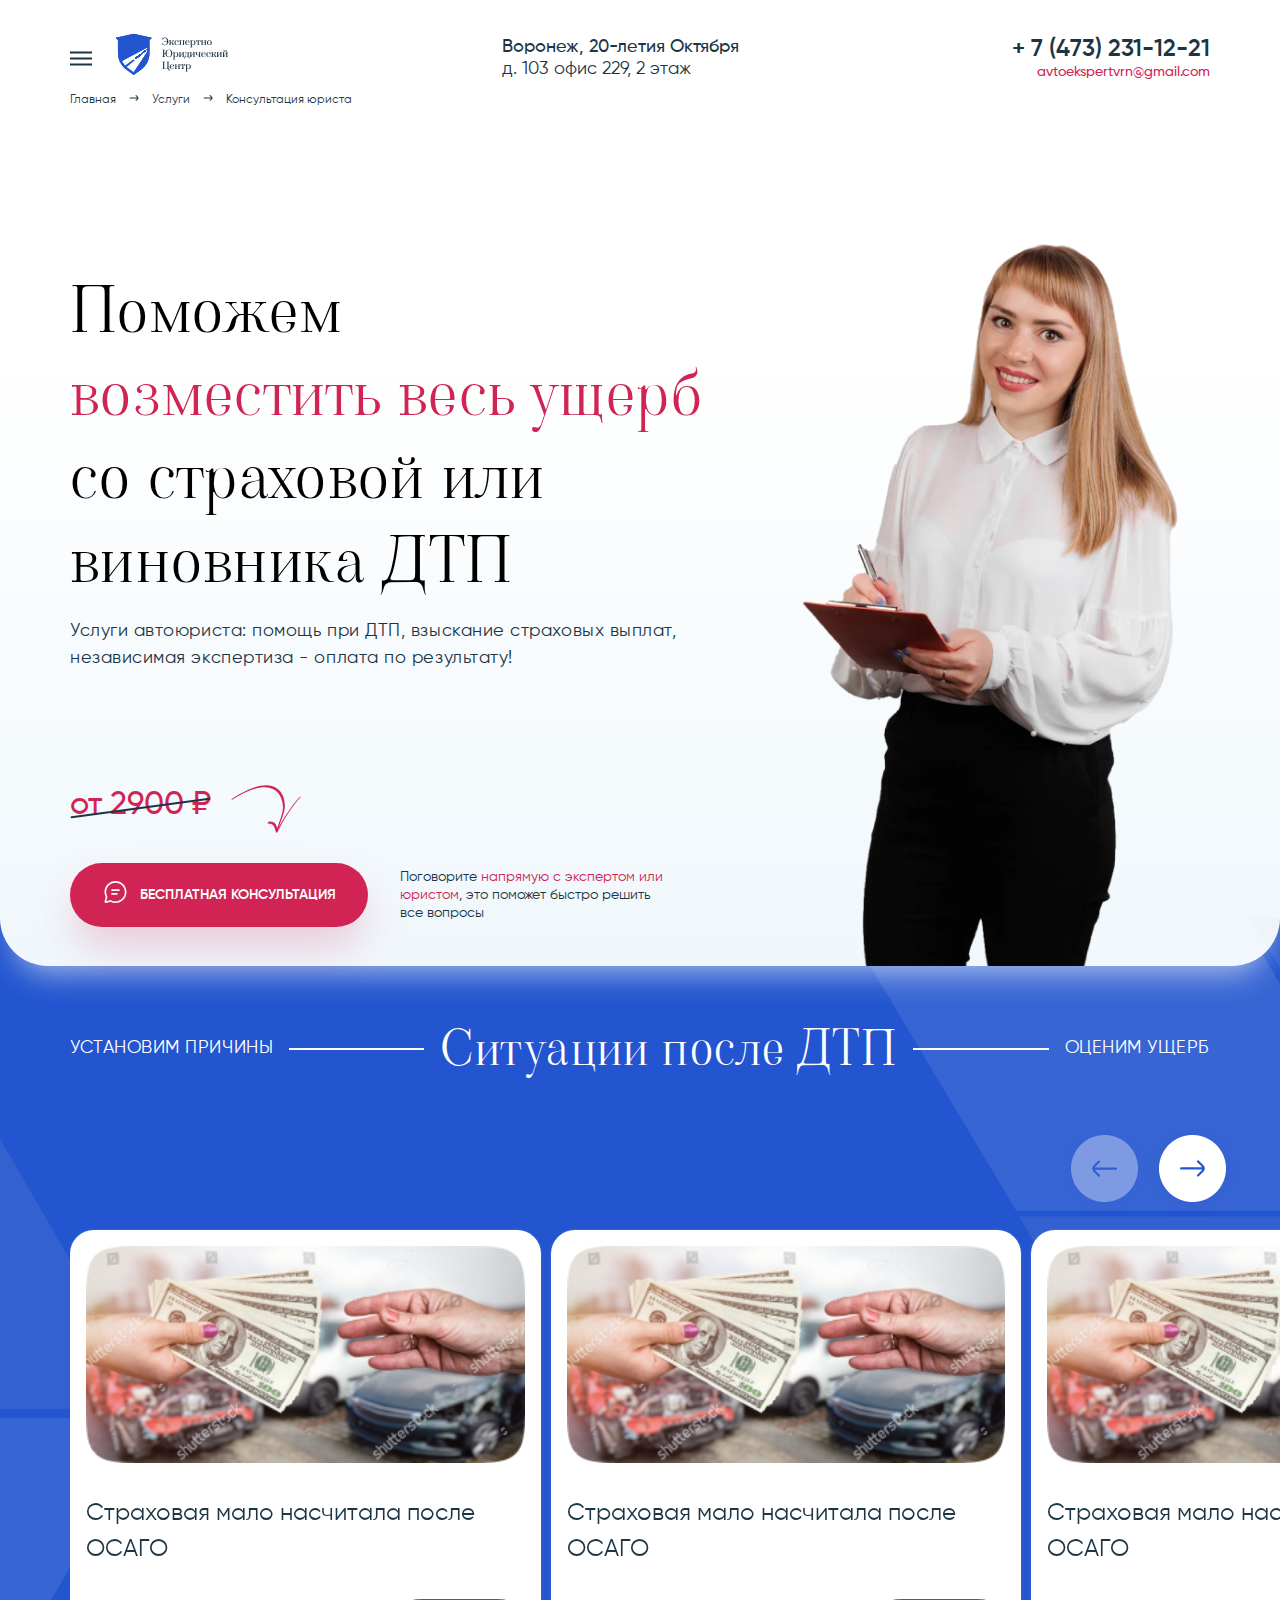
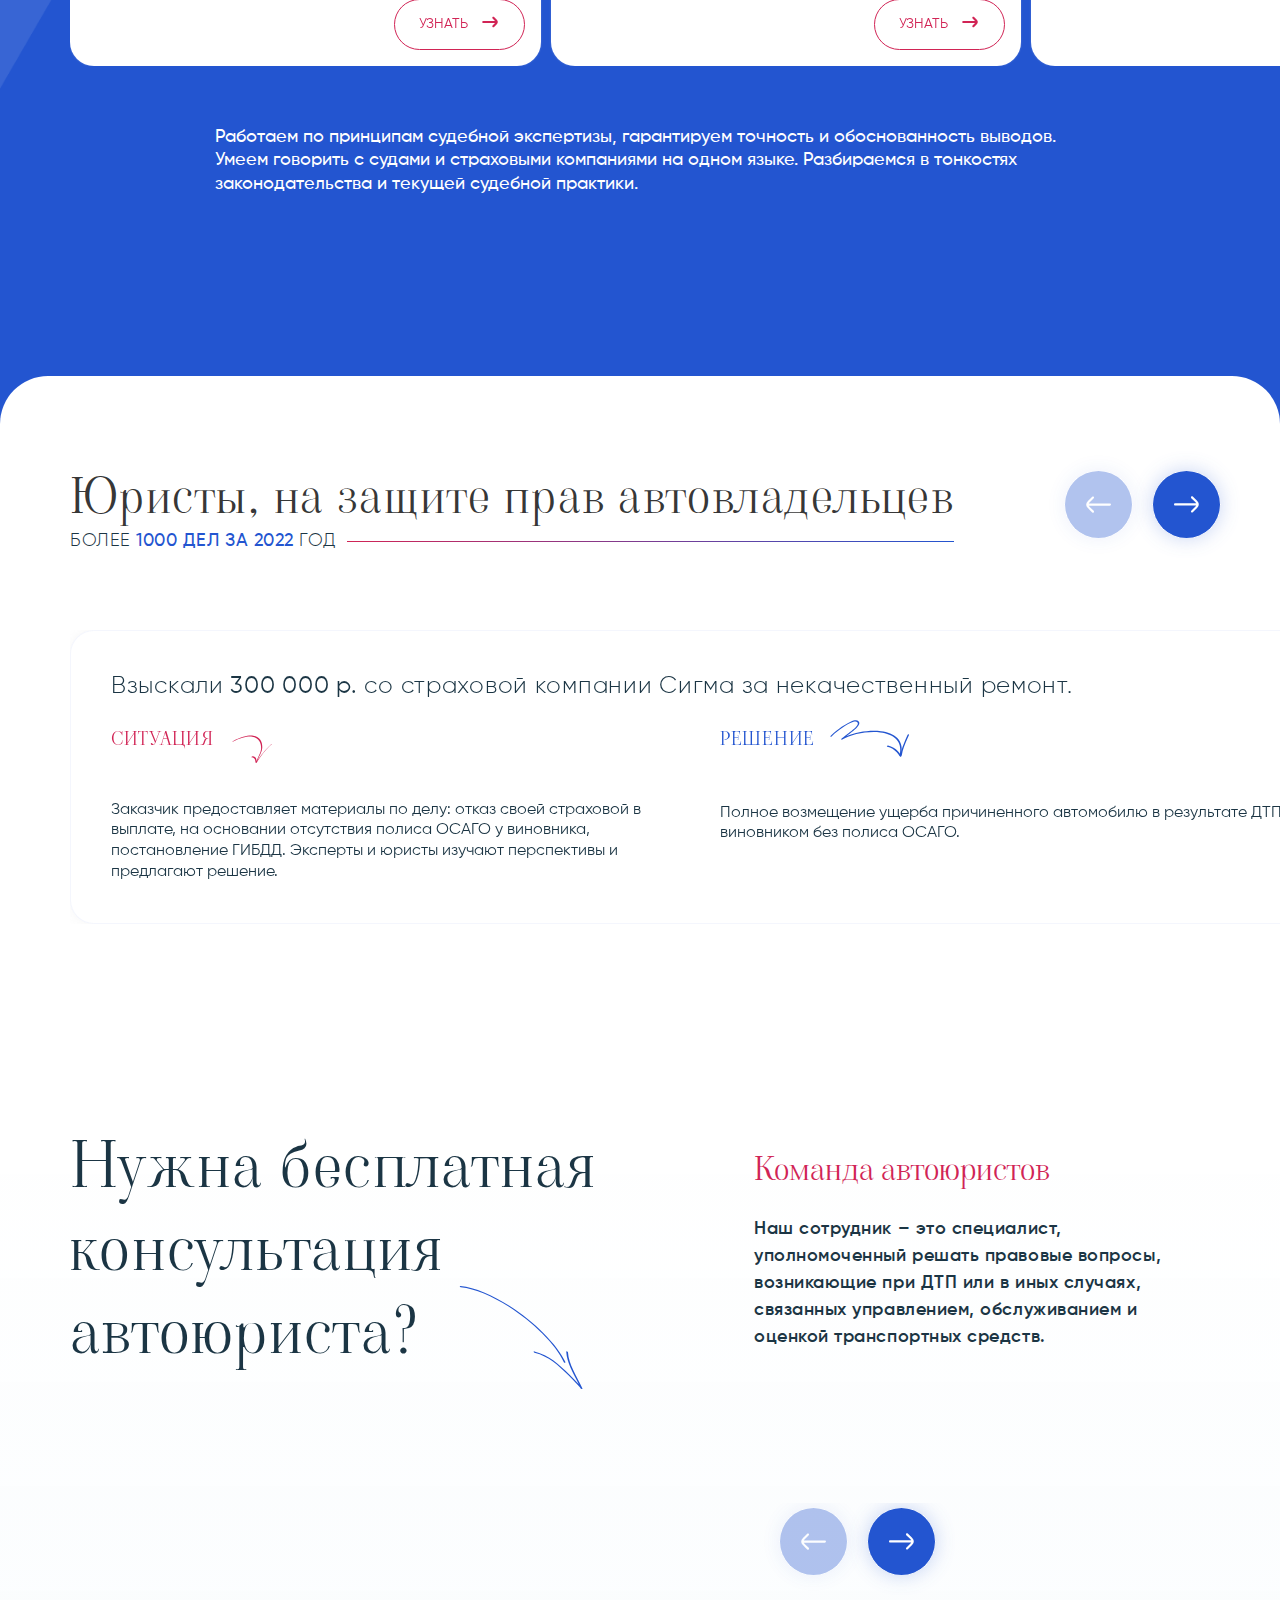
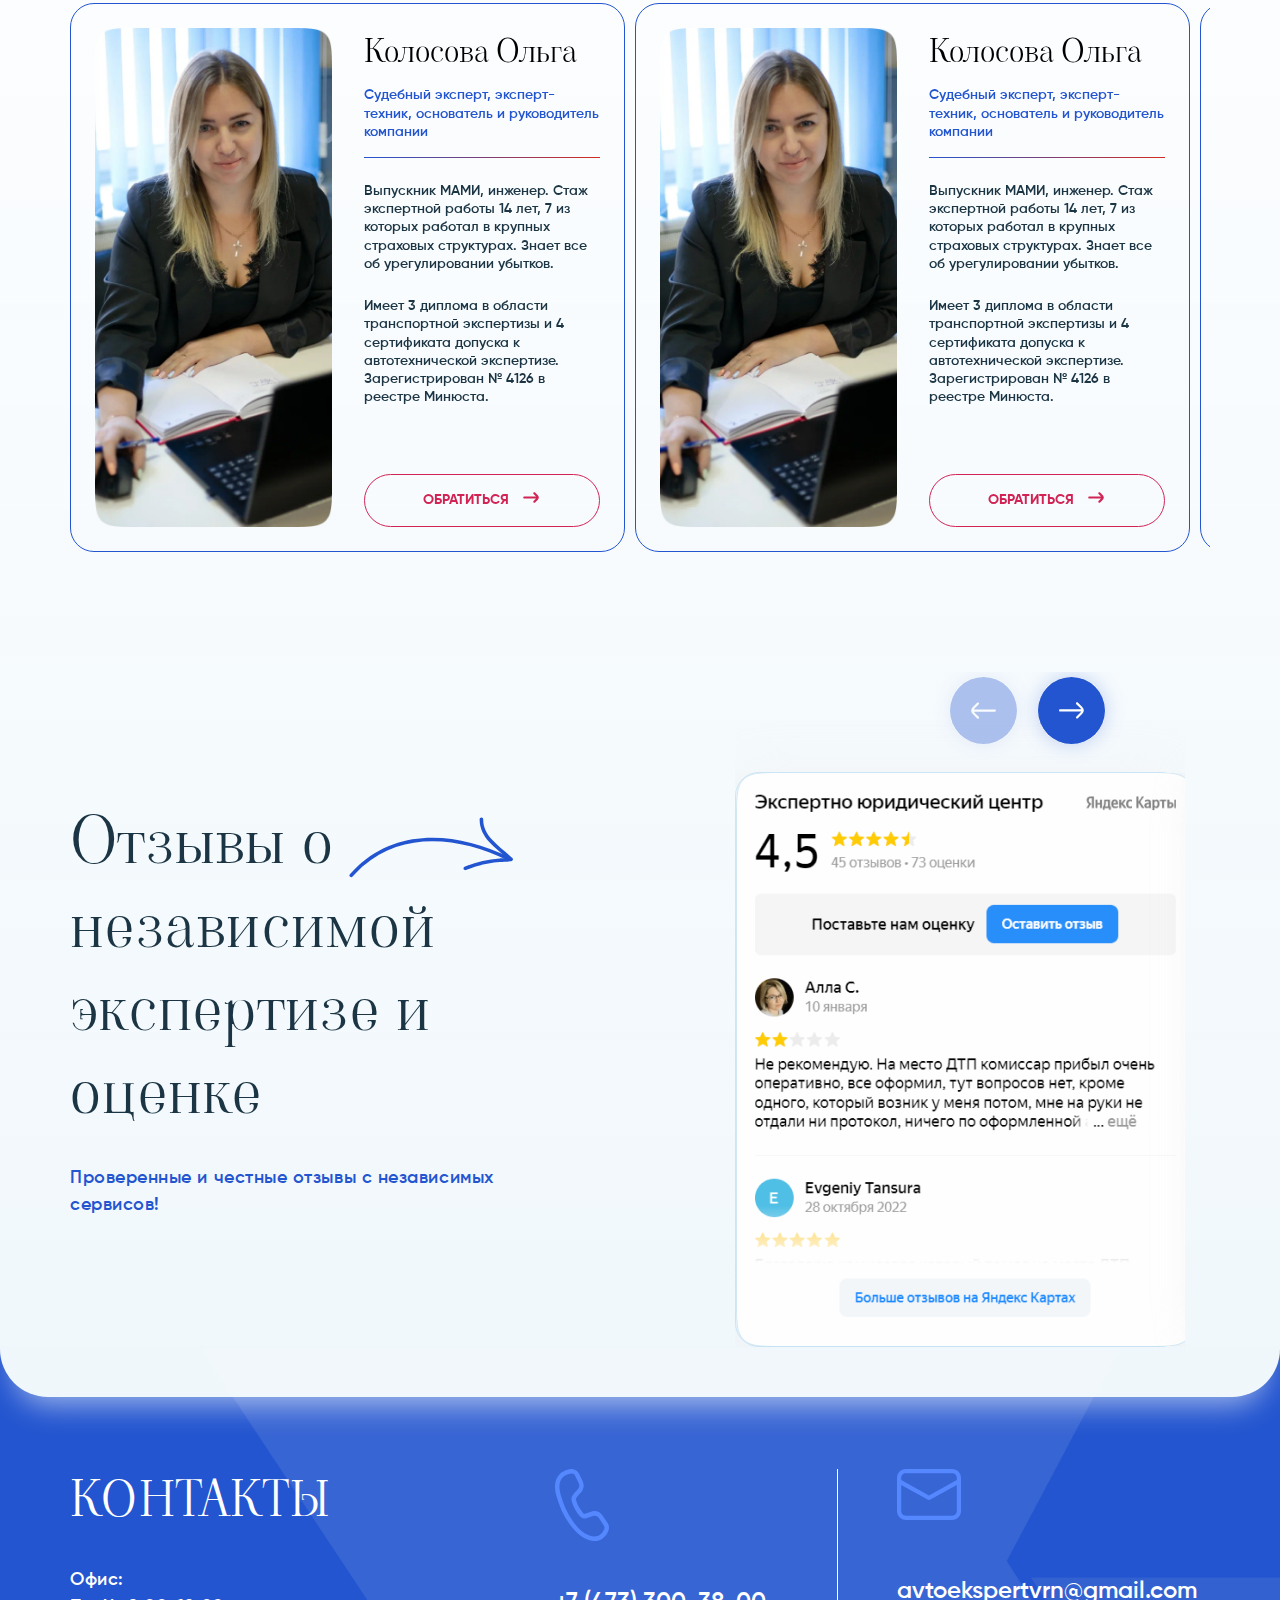
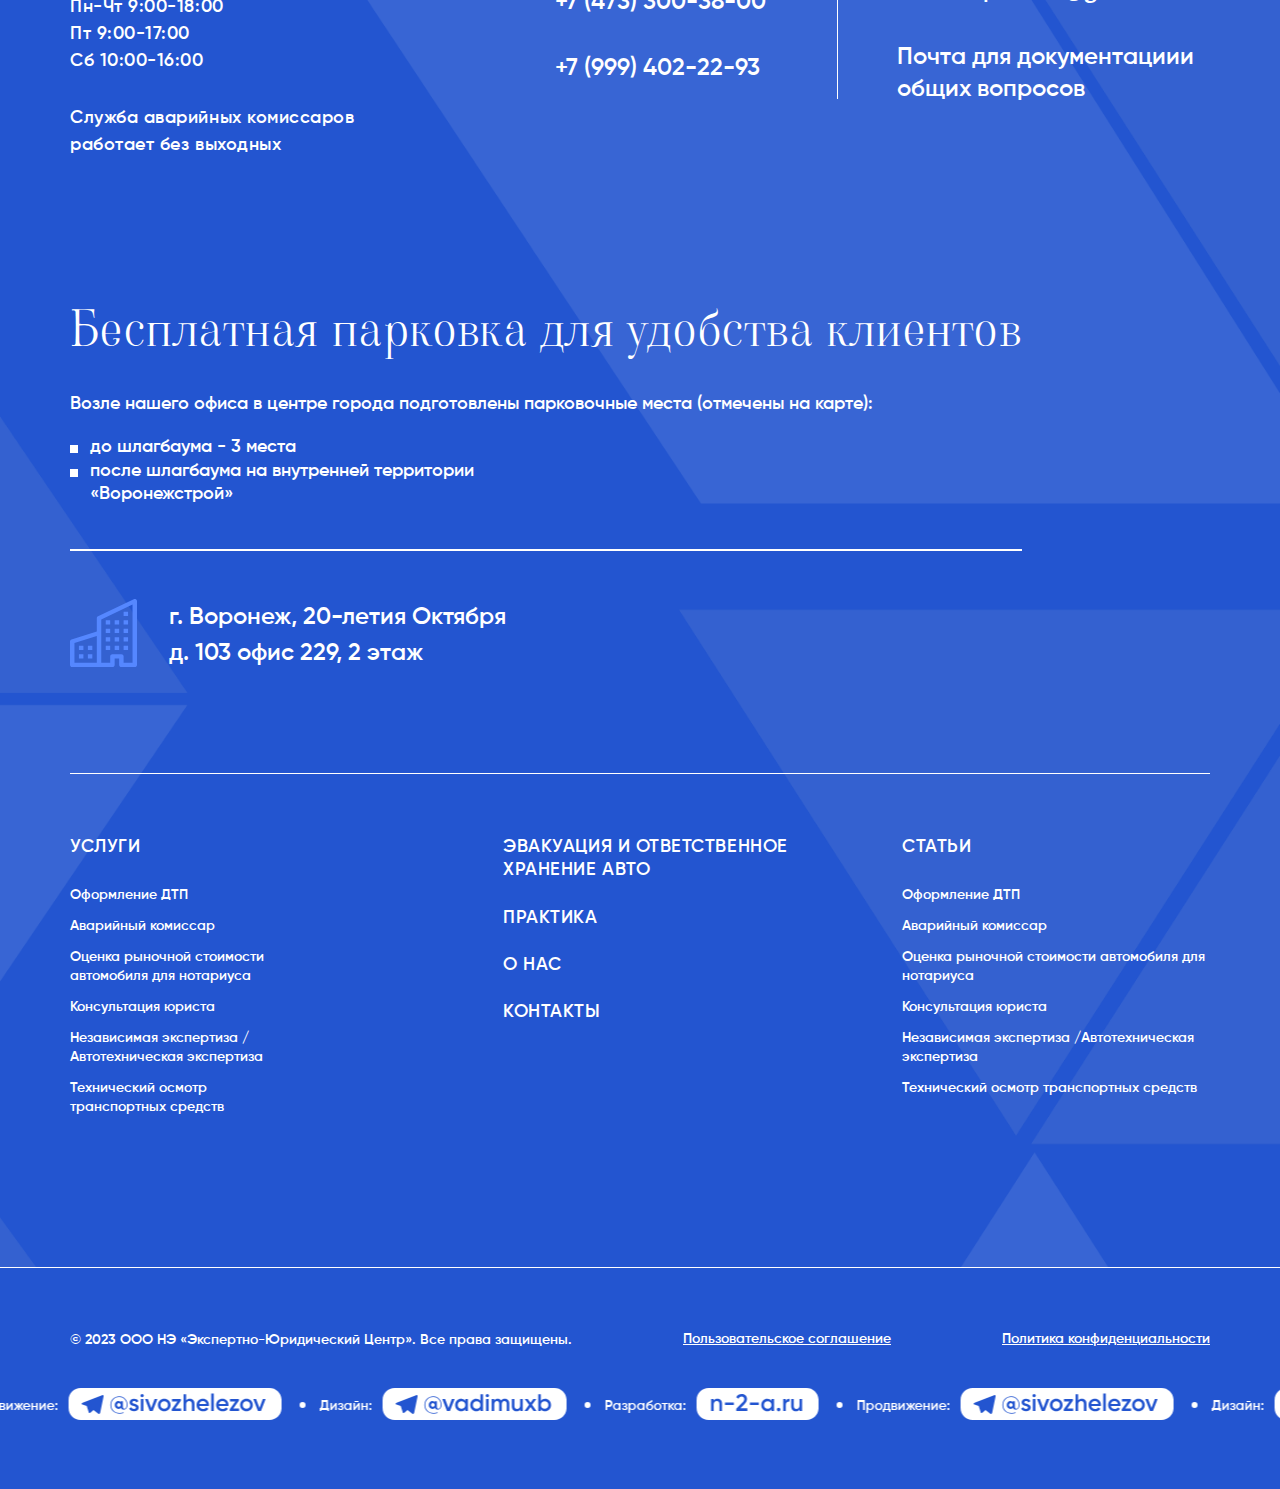
<file: service.html>
<!DOCTYPE html>
<html lang="ru">
  <head>
    <meta charset="UTF-8" />
    <meta name="viewport" content="width=device-width, initial-scale=1.0" />
    <title>Услуга</title>
    <link
      rel="stylesheet"
      href="https://cdn.jsdelivr.net/npm/swiper@10/swiper-bundle.min.css"
    />
    <link rel="stylesheet" href="css/style.css" />
  </head>

  <body>
    <header class="header">
      <div class="container">
        <div class="header__inner">
          <div class="burger">
            <svg
              xmlns="http://www.w3.org/2000/svg"
              width="22"
              height="15"
              viewBox="0 0 22 15"
              fill="none"
            >
              <path d="M0 0.5H22V2.5H0V0.5Z" fill="#1B3544" />
              <path d="M0 6.5H22V8.5H0V6.5Z" fill="#1B3544" />
              <path d="M0 12.5H22V14.5H0V12.5Z" fill="#1B3544" />
            </svg>
          </div>
          <div class="logo">
            <img src="img/logo.svg" alt="" />
          </div>
          <div class="address">
            <div>
              <span>Воронеж, 20-летия Октября</span>
              <span>д. 103 офис 229, 2 этаж</span>
            </div>
          </div>
          <div class="links">
            <a href="tel:+74732311221">+ 7 (473) 231-12-21</a>
            <a href="mailto:avtoekspertvrn@gmail.com"
              >avtoekspertvrn@gmail.com</a
            >
          </div>
        </div>
      </div>
    </header>

    <div class="breadcrumbs">
      <div class="container">
        <ul>
          <li><a href="main.html">Главная</a></li>
          <li class="left_arrow"><a href="services.html">Услуги</a></li>
          <li class="left_arrow"><a href="#">Консультация юриста</a></li>
        </ul>
      </div>
    </div>

    <main class="main">
      <div class="top__block white-background bottom-radius">
        <div class="container">
          <div class="top__block__inner">
            <div class="top__block__inner-content">
              <div class="text">
                <h1 class="title">
                  Поможем <span>возместить&#160;весь ущерб</span>
                  со страховой&#160;или виновника ДТП
                </h1>
                <p>
                  Услуги автоюриста: помощь при ДТП, взыскание страховых выплат,
                  независимая экспертиза - оплата по результату!
                </p>
              </div>

              <div class="button-and-price">
                <div class="old-price">
                  <div class="price">от 2900 ₽</div>
                  <div class="arrow">
                    <img src="img/old-price-arrow.svg" alt="" />
                  </div>
                </div>
                <div class="button__wrapper">
                  <div class="consultation__button">
                    <a href="#">
                      <span>
                        <svg
                          xmlns="http://www.w3.org/2000/svg"
                          width="26"
                          height="26"
                          viewBox="0 0 26 26"
                          fill="none"
                        >
                          <path
                            d="M13.5 2C19.5751 2 24.5 6.92445 24.5 12.9991C24.5 19.0737 19.5751 23.9981 13.5 23.9981C11.7199 23.9981 9.99961 23.5742 8.45415 22.775L4.24575 23.949C3.51434 24.1532 2.75584 23.7259 2.5516 22.9946C2.48401 22.7525 2.48404 22.4966 2.55164 22.2548L3.72607 18.0501C2.925 16.5033 2.5 14.7812 2.5 12.9991C2.5 6.92445 7.42487 2 13.5 2ZM13.5 3.64986C8.33614 3.64986 4.15 7.83564 4.15 12.9991C4.15 14.6155 4.56005 16.1705 5.33034 17.5499L5.49604 17.8466L4.27206 22.2288L8.65731 21.0055L8.95379 21.1708C10.3321 21.9392 11.8854 22.3483 13.5 22.3483C18.6639 22.3483 22.85 18.1625 22.85 12.9991C22.85 7.83564 18.6639 3.64986 13.5 3.64986ZM9.925 14.099H14.8731C15.3287 14.099 15.6981 14.4683 15.6981 14.9239C15.6981 15.3415 15.3877 15.6867 14.985 15.7413L14.8731 15.7488H9.925C9.46937 15.7488 9.1 15.3795 9.1 14.9239C9.1 14.5063 9.41037 14.1611 9.81305 14.1065L9.925 14.099H14.8731H9.925ZM9.925 10.2493H17.0799C17.5356 10.2493 17.9049 10.6186 17.9049 11.0742C17.9049 11.4919 17.5946 11.837 17.1919 11.8916L17.0799 11.8992H9.925C9.46937 11.8992 9.1 11.5298 9.1 11.0742C9.1 10.6566 9.41037 10.3114 9.81305 10.2568L9.925 10.2493H17.0799H9.925Z"
                            fill="white"
                          />
                          <path
                            d="M13.5 2C19.5751 2 24.5 6.92445 24.5 12.9991C24.5 19.0737 19.5751 23.9981 13.5 23.9981C11.7199 23.9981 9.99961 23.5742 8.45415 22.775L4.24575 23.949C3.51434 24.1532 2.75584 23.7259 2.5516 22.9946C2.48401 22.7525 2.48404 22.4966 2.55164 22.2548L3.72607 18.0501C2.925 16.5033 2.5 14.7812 2.5 12.9991C2.5 6.92445 7.42487 2 13.5 2ZM13.5 3.64986C8.33614 3.64986 4.15 7.83564 4.15 12.9991C4.15 14.6155 4.56005 16.1705 5.33034 17.5499L5.49604 17.8466L4.27206 22.2288L8.65731 21.0055L8.95379 21.1708C10.3321 21.9392 11.8854 22.3483 13.5 22.3483C18.6639 22.3483 22.85 18.1625 22.85 12.9991C22.85 7.83564 18.6639 3.64986 13.5 3.64986ZM9.925 14.099H14.8731C15.3287 14.099 15.6981 14.4683 15.6981 14.9239C15.6981 15.3415 15.3877 15.6867 14.985 15.7413L14.8731 15.7488H9.925C9.46937 15.7488 9.1 15.3795 9.1 14.9239C9.1 14.5063 9.41037 14.1611 9.81305 14.1065L9.925 14.099H14.8731H9.925ZM9.925 10.2493H17.0799C17.5356 10.2493 17.9049 10.6186 17.9049 11.0742C17.9049 11.4919 17.5946 11.837 17.1919 11.8916L17.0799 11.8992H9.925C9.46937 11.8992 9.1 11.5298 9.1 11.0742C9.1 10.6566 9.41037 10.3114 9.81305 10.2568L9.925 10.2493H17.0799H9.925Z"
                            fill="url(#paint0_linear_1108_1454)"
                            fill-opacity="0.2"
                          />
                          <defs>
                            <linearGradient
                              id="paint0_linear_1108_1454"
                              x1="13.5"
                              y1="8.25844"
                              x2="13.5"
                              y2="24"
                              gradientUnits="userSpaceOnUse"
                            >
                              <stop stop-color="white" stop-opacity="0" />
                              <stop
                                offset="1"
                                stop-color="#2D94D3"
                                stop-opacity="0.35"
                              />
                            </linearGradient>
                          </defs>
                        </svg>
                      </span>
                      <span class="button-text">бесплатная консультация</span>
                    </a>
                  </div>
                  <div class="text-next-to-btn">
                    Поговорите <span>напрямую с экспертом или юристом</span>,
                    это поможет быстро решить все вопросы
                  </div>
                </div>
                <div class="top__block__inner-box top__block__inner-box-top">
                  <h4>Колосова Ольга<br /><span>Эксперт, автоюрист</span></h4>
                </div>
              </div>
            </div>
            <div class="top__block__inner-image">
              <img class="top-img-deskt" src="img/woman.png" alt="" />
              <img class="top-img-mob" src="./img/top-img.png" alt="" />
            </div>
          </div>
        </div>
      </div>

      <div class="situation blue-background">
        <div class="container">
          <div class="situation-title__block">
            <span class="text">установим причины</span>
            <span class="line"></span>
            <h2 class="situation-title">Ситуации после ДТП</h2>
            <span class="line"></span>
            <span class="text">оценим ущерб</span>
          </div>
          <div class="situation__slider__wrapper">
            <div class="swiper situation__slider">
              <div class="navigation-buttons">
                <div class="swiper-button-next"></div>
                <div class="swiper-button-prev"></div>
              </div>
              <div class="swiper-wrapper">
                <div class="swiper-slide situation-slide">
                  <div class="image">
                    <img src="img/dtp-image.png" alt="" />
                  </div>
                  <span class="text">
                    Страховая мало насчитала после ОСАГО
                  </span>
                  <div class="button__wrapper">
                    <a href="#">
                      <span>Узнать</span>
                      <span>
                        <svg
                          xmlns="http://www.w3.org/2000/svg"
                          width="20"
                          height="20"
                          viewBox="0 0 20 20"
                          fill="none"
                        >
                          <path
                            d="M3.33301 8.90008C2.72549 8.90008 2.23301 9.39257 2.23301 10.0001C2.23301 10.6076 2.72549 11.1001 3.33301 11.1001L3.33301 8.90008ZM16.6663 11.1001C17.2739 11.1001 17.7663 10.6076 17.7663 10.0001C17.7663 9.39257 17.2739 8.90008 16.6663 8.90008L16.6663 11.1001ZM14.1073 5.05214C13.6759 4.62448 12.9794 4.62759 12.5517 5.05908C12.1241 5.49056 12.1272 6.18704 12.5587 6.6147L14.1073 5.05214ZM14.8021 7.2895L14.0278 8.07079L14.8021 7.2895ZM14.8021 12.7107L14.0278 11.9294L14.8021 12.7107ZM12.5587 13.3855C12.1272 13.8131 12.1241 14.5096 12.5517 14.9411C12.9794 15.3726 13.6759 15.3757 14.1073 14.948L12.5587 13.3855ZM16.6498 9.73897L17.7409 9.59989L17.7409 9.59989L16.6498 9.73897ZM16.6498 10.2612L17.7409 10.4003L17.7409 10.4003L16.6498 10.2612ZM3.33301 11.1001L16.6663 11.1001L16.6663 8.90008L3.33301 8.90008L3.33301 11.1001ZM12.5587 6.6147L14.0278 8.07079L15.5765 6.50823L14.1073 5.05214L12.5587 6.6147ZM14.0278 11.9294L12.5587 13.3855L14.1073 14.948L15.5765 13.4919L14.0278 11.9294ZM14.0278 8.07079C14.632 8.6696 15.0179 9.05445 15.2738 9.3731C15.5158 9.67439 15.5497 9.80805 15.5586 9.87805L17.7409 9.59989C17.6597 8.96223 17.3555 8.45176 16.9891 7.99554C16.6367 7.55667 16.1439 7.07062 15.5765 6.50823L14.0278 8.07079ZM15.5765 13.4919C16.1439 12.9295 16.6367 12.4435 16.9891 12.0046C17.3555 11.5484 17.6597 11.0379 17.7409 10.4003L15.5586 10.1221C15.5497 10.1921 15.5158 10.3258 15.2738 10.6271C15.0179 10.9457 14.632 11.3306 14.0278 11.9294L15.5765 13.4919ZM15.5586 9.87805C15.5689 9.95909 15.5689 10.0411 15.5586 10.1221L17.7409 10.4003C17.7748 10.1345 17.7748 9.86562 17.7409 9.59989L15.5586 9.87805Z"
                            fill="#D12455"
                          />
                        </svg>
                      </span>
                    </a>
                  </div>
                </div>
                <div class="swiper-slide situation-slide">
                  <div class="image">
                    <img src="img/dtp-image.png" alt="" />
                  </div>
                  <span class="text">
                    Страховая мало насчитала после ОСАГО
                  </span>
                  <div class="button__wrapper">
                    <a href="#">
                      <span>Узнать</span>
                      <span>
                        <svg
                          xmlns="http://www.w3.org/2000/svg"
                          width="20"
                          height="20"
                          viewBox="0 0 20 20"
                          fill="none"
                        >
                          <path
                            d="M3.33301 8.90008C2.72549 8.90008 2.23301 9.39257 2.23301 10.0001C2.23301 10.6076 2.72549 11.1001 3.33301 11.1001L3.33301 8.90008ZM16.6663 11.1001C17.2739 11.1001 17.7663 10.6076 17.7663 10.0001C17.7663 9.39257 17.2739 8.90008 16.6663 8.90008L16.6663 11.1001ZM14.1073 5.05214C13.6759 4.62448 12.9794 4.62759 12.5517 5.05908C12.1241 5.49056 12.1272 6.18704 12.5587 6.6147L14.1073 5.05214ZM14.8021 7.2895L14.0278 8.07079L14.8021 7.2895ZM14.8021 12.7107L14.0278 11.9294L14.8021 12.7107ZM12.5587 13.3855C12.1272 13.8131 12.1241 14.5096 12.5517 14.9411C12.9794 15.3726 13.6759 15.3757 14.1073 14.948L12.5587 13.3855ZM16.6498 9.73897L17.7409 9.59989L17.7409 9.59989L16.6498 9.73897ZM16.6498 10.2612L17.7409 10.4003L17.7409 10.4003L16.6498 10.2612ZM3.33301 11.1001L16.6663 11.1001L16.6663 8.90008L3.33301 8.90008L3.33301 11.1001ZM12.5587 6.6147L14.0278 8.07079L15.5765 6.50823L14.1073 5.05214L12.5587 6.6147ZM14.0278 11.9294L12.5587 13.3855L14.1073 14.948L15.5765 13.4919L14.0278 11.9294ZM14.0278 8.07079C14.632 8.6696 15.0179 9.05445 15.2738 9.3731C15.5158 9.67439 15.5497 9.80805 15.5586 9.87805L17.7409 9.59989C17.6597 8.96223 17.3555 8.45176 16.9891 7.99554C16.6367 7.55667 16.1439 7.07062 15.5765 6.50823L14.0278 8.07079ZM15.5765 13.4919C16.1439 12.9295 16.6367 12.4435 16.9891 12.0046C17.3555 11.5484 17.6597 11.0379 17.7409 10.4003L15.5586 10.1221C15.5497 10.1921 15.5158 10.3258 15.2738 10.6271C15.0179 10.9457 14.632 11.3306 14.0278 11.9294L15.5765 13.4919ZM15.5586 9.87805C15.5689 9.95909 15.5689 10.0411 15.5586 10.1221L17.7409 10.4003C17.7748 10.1345 17.7748 9.86562 17.7409 9.59989L15.5586 9.87805Z"
                            fill="#D12455"
                          />
                        </svg>
                      </span>
                    </a>
                  </div>
                </div>
                <div class="swiper-slide situation-slide">
                  <div class="image">
                    <img src="img/dtp-image.png" alt="" />
                  </div>
                  <span class="text">
                    Страховая мало насчитала после ОСАГО
                  </span>
                  <div class="button__wrapper">
                    <a href="#">
                      <span>Узнать</span>
                      <span>
                        <svg
                          xmlns="http://www.w3.org/2000/svg"
                          width="20"
                          height="20"
                          viewBox="0 0 20 20"
                          fill="none"
                        >
                          <path
                            d="M3.33301 8.90008C2.72549 8.90008 2.23301 9.39257 2.23301 10.0001C2.23301 10.6076 2.72549 11.1001 3.33301 11.1001L3.33301 8.90008ZM16.6663 11.1001C17.2739 11.1001 17.7663 10.6076 17.7663 10.0001C17.7663 9.39257 17.2739 8.90008 16.6663 8.90008L16.6663 11.1001ZM14.1073 5.05214C13.6759 4.62448 12.9794 4.62759 12.5517 5.05908C12.1241 5.49056 12.1272 6.18704 12.5587 6.6147L14.1073 5.05214ZM14.8021 7.2895L14.0278 8.07079L14.8021 7.2895ZM14.8021 12.7107L14.0278 11.9294L14.8021 12.7107ZM12.5587 13.3855C12.1272 13.8131 12.1241 14.5096 12.5517 14.9411C12.9794 15.3726 13.6759 15.3757 14.1073 14.948L12.5587 13.3855ZM16.6498 9.73897L17.7409 9.59989L17.7409 9.59989L16.6498 9.73897ZM16.6498 10.2612L17.7409 10.4003L17.7409 10.4003L16.6498 10.2612ZM3.33301 11.1001L16.6663 11.1001L16.6663 8.90008L3.33301 8.90008L3.33301 11.1001ZM12.5587 6.6147L14.0278 8.07079L15.5765 6.50823L14.1073 5.05214L12.5587 6.6147ZM14.0278 11.9294L12.5587 13.3855L14.1073 14.948L15.5765 13.4919L14.0278 11.9294ZM14.0278 8.07079C14.632 8.6696 15.0179 9.05445 15.2738 9.3731C15.5158 9.67439 15.5497 9.80805 15.5586 9.87805L17.7409 9.59989C17.6597 8.96223 17.3555 8.45176 16.9891 7.99554C16.6367 7.55667 16.1439 7.07062 15.5765 6.50823L14.0278 8.07079ZM15.5765 13.4919C16.1439 12.9295 16.6367 12.4435 16.9891 12.0046C17.3555 11.5484 17.6597 11.0379 17.7409 10.4003L15.5586 10.1221C15.5497 10.1921 15.5158 10.3258 15.2738 10.6271C15.0179 10.9457 14.632 11.3306 14.0278 11.9294L15.5765 13.4919ZM15.5586 9.87805C15.5689 9.95909 15.5689 10.0411 15.5586 10.1221L17.7409 10.4003C17.7748 10.1345 17.7748 9.86562 17.7409 9.59989L15.5586 9.87805Z"
                            fill="#D12455"
                          />
                        </svg>
                      </span>
                    </a>
                  </div>
                </div>
                <div class="swiper-slide situation-slide">
                  <div class="image">
                    <img src="img/dtp-image.png" alt="" />
                  </div>
                  <span class="text">
                    Страховая мало насчитала после ОСАГО
                  </span>
                  <div class="button__wrapper">
                    <a href="#">
                      <span>Узнать</span>
                      <span>
                        <svg
                          xmlns="http://www.w3.org/2000/svg"
                          width="20"
                          height="20"
                          viewBox="0 0 20 20"
                          fill="none"
                        >
                          <path
                            d="M3.33301 8.90008C2.72549 8.90008 2.23301 9.39257 2.23301 10.0001C2.23301 10.6076 2.72549 11.1001 3.33301 11.1001L3.33301 8.90008ZM16.6663 11.1001C17.2739 11.1001 17.7663 10.6076 17.7663 10.0001C17.7663 9.39257 17.2739 8.90008 16.6663 8.90008L16.6663 11.1001ZM14.1073 5.05214C13.6759 4.62448 12.9794 4.62759 12.5517 5.05908C12.1241 5.49056 12.1272 6.18704 12.5587 6.6147L14.1073 5.05214ZM14.8021 7.2895L14.0278 8.07079L14.8021 7.2895ZM14.8021 12.7107L14.0278 11.9294L14.8021 12.7107ZM12.5587 13.3855C12.1272 13.8131 12.1241 14.5096 12.5517 14.9411C12.9794 15.3726 13.6759 15.3757 14.1073 14.948L12.5587 13.3855ZM16.6498 9.73897L17.7409 9.59989L17.7409 9.59989L16.6498 9.73897ZM16.6498 10.2612L17.7409 10.4003L17.7409 10.4003L16.6498 10.2612ZM3.33301 11.1001L16.6663 11.1001L16.6663 8.90008L3.33301 8.90008L3.33301 11.1001ZM12.5587 6.6147L14.0278 8.07079L15.5765 6.50823L14.1073 5.05214L12.5587 6.6147ZM14.0278 11.9294L12.5587 13.3855L14.1073 14.948L15.5765 13.4919L14.0278 11.9294ZM14.0278 8.07079C14.632 8.6696 15.0179 9.05445 15.2738 9.3731C15.5158 9.67439 15.5497 9.80805 15.5586 9.87805L17.7409 9.59989C17.6597 8.96223 17.3555 8.45176 16.9891 7.99554C16.6367 7.55667 16.1439 7.07062 15.5765 6.50823L14.0278 8.07079ZM15.5765 13.4919C16.1439 12.9295 16.6367 12.4435 16.9891 12.0046C17.3555 11.5484 17.6597 11.0379 17.7409 10.4003L15.5586 10.1221C15.5497 10.1921 15.5158 10.3258 15.2738 10.6271C15.0179 10.9457 14.632 11.3306 14.0278 11.9294L15.5765 13.4919ZM15.5586 9.87805C15.5689 9.95909 15.5689 10.0411 15.5586 10.1221L17.7409 10.4003C17.7748 10.1345 17.7748 9.86562 17.7409 9.59989L15.5586 9.87805Z"
                            fill="#D12455"
                          />
                        </svg>
                      </span>
                    </a>
                  </div>
                </div>
                <div class="swiper-slide situation-slide">
                  <div class="image">
                    <img src="img/dtp-image.png" alt="" />
                  </div>
                  <span class="text">
                    Страховая мало насчитала после ОСАГО
                  </span>
                  <div class="button__wrapper">
                    <a href="#">
                      <span>Узнать</span>
                      <span>
                        <svg
                          xmlns="http://www.w3.org/2000/svg"
                          width="20"
                          height="20"
                          viewBox="0 0 20 20"
                          fill="none"
                        >
                          <path
                            d="M3.33301 8.90008C2.72549 8.90008 2.23301 9.39257 2.23301 10.0001C2.23301 10.6076 2.72549 11.1001 3.33301 11.1001L3.33301 8.90008ZM16.6663 11.1001C17.2739 11.1001 17.7663 10.6076 17.7663 10.0001C17.7663 9.39257 17.2739 8.90008 16.6663 8.90008L16.6663 11.1001ZM14.1073 5.05214C13.6759 4.62448 12.9794 4.62759 12.5517 5.05908C12.1241 5.49056 12.1272 6.18704 12.5587 6.6147L14.1073 5.05214ZM14.8021 7.2895L14.0278 8.07079L14.8021 7.2895ZM14.8021 12.7107L14.0278 11.9294L14.8021 12.7107ZM12.5587 13.3855C12.1272 13.8131 12.1241 14.5096 12.5517 14.9411C12.9794 15.3726 13.6759 15.3757 14.1073 14.948L12.5587 13.3855ZM16.6498 9.73897L17.7409 9.59989L17.7409 9.59989L16.6498 9.73897ZM16.6498 10.2612L17.7409 10.4003L17.7409 10.4003L16.6498 10.2612ZM3.33301 11.1001L16.6663 11.1001L16.6663 8.90008L3.33301 8.90008L3.33301 11.1001ZM12.5587 6.6147L14.0278 8.07079L15.5765 6.50823L14.1073 5.05214L12.5587 6.6147ZM14.0278 11.9294L12.5587 13.3855L14.1073 14.948L15.5765 13.4919L14.0278 11.9294ZM14.0278 8.07079C14.632 8.6696 15.0179 9.05445 15.2738 9.3731C15.5158 9.67439 15.5497 9.80805 15.5586 9.87805L17.7409 9.59989C17.6597 8.96223 17.3555 8.45176 16.9891 7.99554C16.6367 7.55667 16.1439 7.07062 15.5765 6.50823L14.0278 8.07079ZM15.5765 13.4919C16.1439 12.9295 16.6367 12.4435 16.9891 12.0046C17.3555 11.5484 17.6597 11.0379 17.7409 10.4003L15.5586 10.1221C15.5497 10.1921 15.5158 10.3258 15.2738 10.6271C15.0179 10.9457 14.632 11.3306 14.0278 11.9294L15.5765 13.4919ZM15.5586 9.87805C15.5689 9.95909 15.5689 10.0411 15.5586 10.1221L17.7409 10.4003C17.7748 10.1345 17.7748 9.86562 17.7409 9.59989L15.5586 9.87805Z"
                            fill="#D12455"
                          />
                        </svg>
                      </span>
                    </a>
                  </div>
                </div>
                <div class="swiper-slide situation-slide">
                  <div class="image">
                    <img src="img/dtp-image.png" alt="" />
                  </div>
                  <span class="text">
                    Страховая мало насчитала после ОСАГО
                  </span>
                  <div class="button__wrapper">
                    <a href="#">
                      <span>Узнать</span>
                      <span>
                        <svg
                          xmlns="http://www.w3.org/2000/svg"
                          width="20"
                          height="20"
                          viewBox="0 0 20 20"
                          fill="none"
                        >
                          <path
                            d="M3.33301 8.90008C2.72549 8.90008 2.23301 9.39257 2.23301 10.0001C2.23301 10.6076 2.72549 11.1001 3.33301 11.1001L3.33301 8.90008ZM16.6663 11.1001C17.2739 11.1001 17.7663 10.6076 17.7663 10.0001C17.7663 9.39257 17.2739 8.90008 16.6663 8.90008L16.6663 11.1001ZM14.1073 5.05214C13.6759 4.62448 12.9794 4.62759 12.5517 5.05908C12.1241 5.49056 12.1272 6.18704 12.5587 6.6147L14.1073 5.05214ZM14.8021 7.2895L14.0278 8.07079L14.8021 7.2895ZM14.8021 12.7107L14.0278 11.9294L14.8021 12.7107ZM12.5587 13.3855C12.1272 13.8131 12.1241 14.5096 12.5517 14.9411C12.9794 15.3726 13.6759 15.3757 14.1073 14.948L12.5587 13.3855ZM16.6498 9.73897L17.7409 9.59989L17.7409 9.59989L16.6498 9.73897ZM16.6498 10.2612L17.7409 10.4003L17.7409 10.4003L16.6498 10.2612ZM3.33301 11.1001L16.6663 11.1001L16.6663 8.90008L3.33301 8.90008L3.33301 11.1001ZM12.5587 6.6147L14.0278 8.07079L15.5765 6.50823L14.1073 5.05214L12.5587 6.6147ZM14.0278 11.9294L12.5587 13.3855L14.1073 14.948L15.5765 13.4919L14.0278 11.9294ZM14.0278 8.07079C14.632 8.6696 15.0179 9.05445 15.2738 9.3731C15.5158 9.67439 15.5497 9.80805 15.5586 9.87805L17.7409 9.59989C17.6597 8.96223 17.3555 8.45176 16.9891 7.99554C16.6367 7.55667 16.1439 7.07062 15.5765 6.50823L14.0278 8.07079ZM15.5765 13.4919C16.1439 12.9295 16.6367 12.4435 16.9891 12.0046C17.3555 11.5484 17.6597 11.0379 17.7409 10.4003L15.5586 10.1221C15.5497 10.1921 15.5158 10.3258 15.2738 10.6271C15.0179 10.9457 14.632 11.3306 14.0278 11.9294L15.5765 13.4919ZM15.5586 9.87805C15.5689 9.95909 15.5689 10.0411 15.5586 10.1221L17.7409 10.4003C17.7748 10.1345 17.7748 9.86562 17.7409 9.59989L15.5586 9.87805Z"
                            fill="#D12455"
                          />
                        </svg>
                      </span>
                    </a>
                  </div>
                </div>
                <div class="swiper-slide situation-slide">
                  <div class="image">
                    <img src="img/dtp-image.png" alt="" />
                  </div>
                  <span class="text">
                    Страховая мало насчитала после ОСАГО
                  </span>
                  <div class="button__wrapper">
                    <a href="#">
                      <span>Узнать</span>
                      <span>
                        <svg
                          xmlns="http://www.w3.org/2000/svg"
                          width="20"
                          height="20"
                          viewBox="0 0 20 20"
                          fill="none"
                        >
                          <path
                            d="M3.33301 8.90008C2.72549 8.90008 2.23301 9.39257 2.23301 10.0001C2.23301 10.6076 2.72549 11.1001 3.33301 11.1001L3.33301 8.90008ZM16.6663 11.1001C17.2739 11.1001 17.7663 10.6076 17.7663 10.0001C17.7663 9.39257 17.2739 8.90008 16.6663 8.90008L16.6663 11.1001ZM14.1073 5.05214C13.6759 4.62448 12.9794 4.62759 12.5517 5.05908C12.1241 5.49056 12.1272 6.18704 12.5587 6.6147L14.1073 5.05214ZM14.8021 7.2895L14.0278 8.07079L14.8021 7.2895ZM14.8021 12.7107L14.0278 11.9294L14.8021 12.7107ZM12.5587 13.3855C12.1272 13.8131 12.1241 14.5096 12.5517 14.9411C12.9794 15.3726 13.6759 15.3757 14.1073 14.948L12.5587 13.3855ZM16.6498 9.73897L17.7409 9.59989L17.7409 9.59989L16.6498 9.73897ZM16.6498 10.2612L17.7409 10.4003L17.7409 10.4003L16.6498 10.2612ZM3.33301 11.1001L16.6663 11.1001L16.6663 8.90008L3.33301 8.90008L3.33301 11.1001ZM12.5587 6.6147L14.0278 8.07079L15.5765 6.50823L14.1073 5.05214L12.5587 6.6147ZM14.0278 11.9294L12.5587 13.3855L14.1073 14.948L15.5765 13.4919L14.0278 11.9294ZM14.0278 8.07079C14.632 8.6696 15.0179 9.05445 15.2738 9.3731C15.5158 9.67439 15.5497 9.80805 15.5586 9.87805L17.7409 9.59989C17.6597 8.96223 17.3555 8.45176 16.9891 7.99554C16.6367 7.55667 16.1439 7.07062 15.5765 6.50823L14.0278 8.07079ZM15.5765 13.4919C16.1439 12.9295 16.6367 12.4435 16.9891 12.0046C17.3555 11.5484 17.6597 11.0379 17.7409 10.4003L15.5586 10.1221C15.5497 10.1921 15.5158 10.3258 15.2738 10.6271C15.0179 10.9457 14.632 11.3306 14.0278 11.9294L15.5765 13.4919ZM15.5586 9.87805C15.5689 9.95909 15.5689 10.0411 15.5586 10.1221L17.7409 10.4003C17.7748 10.1345 17.7748 9.86562 17.7409 9.59989L15.5586 9.87805Z"
                            fill="#D12455"
                          />
                        </svg>
                      </span>
                    </a>
                  </div>
                </div>
              </div>
            </div>
          </div>
          <p class="situation-text">
            Работаем по принципам судебной экспертизы, гарантируем точность и
            обоснованность выводов. Умеем говорить с судами и страховыми
            компаниями на одном языке. Разбираемся в тонкостях законодательства
            и текущей судебной практики.
          </p>
        </div>
      </div>

      <div class="team__block white-background all-radius">
        <div class="container">
          <div class="lawyer__block">
            <div class="lawyer__block-title">
              <div class="text">
                <h2>Юристы, на защите прав автовладельцев</h2>
                <div class="text-with-line">
                  <span>более <span>1000 дел за 2022</span> год</span>
                  <div class="line"></div>
                </div>
              </div>
              <div class="navigation-buttons">
                <div class="swiper-button-next"></div>
                <div class="swiper-button-prev"></div>
              </div>
            </div>
            <div class="lawyer__block-slider">
              <div class="swiper lawyer__slider">
                <div class="swiper-wrapper">
                  <div class="swiper-slide lawyer-slide">
                    <div class="text">
                      Взыскали <span>300 000 р.</span> со страховой компании
                      Сигма за некачественный ремонт.
                    </div>
                    <div class="solution-wrapper">
                      <div class="solution-block">
                        <h3 class="red-title">
                          <span class="text">Ситуация</span>
                          <span class="image">
                            <svg
                              xmlns="http://www.w3.org/2000/svg"
                              width="47"
                              height="37"
                              viewBox="0 0 47 37"
                              fill="none"
                            >
                              <path
                                fill-rule="evenodd"
                                clip-rule="evenodd"
                                d="M3.73974 14.8339C12.2806 10.4613 18.62 9.13084 23.1194 9.72993C29.9141 10.635 32.5159 15.9388 32.0999 21.9283C31.8393 25.692 28.9702 30.1203 26.987 34.9867C26.9069 35.1837 27.0968 35.1905 27.4115 35.0015C27.7249 34.8138 28.0466 34.4998 28.1253 34.3041C30.1317 29.3807 33.0109 24.9149 33.2752 21.1067C33.6968 15.0339 31.0496 9.66319 24.1603 8.74485C19.537 8.12906 13.0024 9.51846 4.22534 14.0119C3.92966 14.1632 3.58176 14.4691 3.44762 14.6961C3.31348 14.9232 3.44407 14.9852 3.73974 14.8339Z"
                                fill="#D12455"
                              />
                              <path
                                fill-rule="evenodd"
                                clip-rule="evenodd"
                                d="M27.9809 35.1719C27.9896 35.1536 28.0432 35.0341 28.1046 34.9246C28.3553 34.4724 28.8934 33.6284 29.6504 32.5258C32.195 28.8252 37.2025 22.2248 42.4198 17.5786C42.7208 17.3106 42.8638 17.0572 42.7403 17.0119C42.6167 16.9666 42.2736 17.1459 41.9727 17.414C36.5442 22.2483 31.284 29.1294 28.6375 32.9794C28.2835 33.4948 27.9738 33.9576 27.7184 34.3527C27.5552 33.7332 27.4352 33.0827 27.3337 32.4165C27.0433 30.4976 25.7955 29.5709 23.4732 29.3346C23.3187 29.3182 22.9597 29.526 22.6749 29.7969C22.3897 30.0675 22.2839 30.301 22.4398 30.3162C24.6742 30.5445 25.8782 31.4347 26.1583 33.2814C26.2914 34.1515 26.4566 34.996 26.7031 35.7812C26.7276 35.8594 26.7976 36.0578 26.8197 36.0762C26.9456 36.1813 27.3339 35.9054 27.4196 35.8426C27.461 35.8124 27.9733 35.4256 27.9809 35.1719ZM26.8047 35.9804C26.8048 35.9871 26.8035 35.9951 26.804 36.0022C26.8029 35.997 26.8043 35.989 26.8047 35.9804Z"
                                fill="#D12455"
                              />
                            </svg>
                          </span>
                        </h3>
                        <p>
                          Заказчик предоставляет материалы по делу: отказ своей
                          страховой в выплате, на основании отсутствия полиса
                          ОСАГО у виновника, постановление ГИБДД. Эксперты и
                          юристы изучают перспективы и предлагают решение.
                        </p>
                      </div>
                      <div class="solution-block">
                        <h3>
                          <span class="text">Решение</span>
                          <span class="image">
                            <svg
                              xmlns="http://www.w3.org/2000/svg"
                              width="87"
                              height="60"
                              viewBox="0 0 87 60"
                              fill="none"
                            >
                              <path
                                fill-rule="evenodd"
                                clip-rule="evenodd"
                                d="M16.3683 29.2719C17.0149 28.7494 17.5698 28.2971 17.8621 28.057C19.6377 26.5932 24.4007 23.318 27.1473 20.236C29.2434 17.8851 30.1755 15.6392 28.5137 14.1483C27.0032 12.7932 24.1079 13.1718 20.6518 14.6433C13.2135 17.8103 3.09208 25.9246 0.533882 28.9137C0.254765 29.2401 0.268864 29.6319 0.566396 29.79C0.862502 29.9474 1.32862 29.812 1.60773 29.4856C4.06332 26.6174 13.786 18.8399 20.9268 15.7994C23.7179 14.6113 26.1034 14.1072 27.3232 15.2022C28.5279 16.2821 27.6196 17.9284 26.1 19.6327C23.4276 22.6325 18.7797 25.8026 17.0501 27.2272C15.9663 28.1208 11.7558 31.4497 11.4487 31.7946C11.064 32.2262 11.2444 32.509 11.3132 32.5955C11.3664 32.6627 11.6625 32.9747 12.2886 32.6059C21.2183 27.3509 37.2782 23.9077 50.2695 25.4884C63.1467 27.0551 73.0244 33.5944 69.692 48.4141C69.6118 48.7739 69.8701 49.036 70.2679 48.9999C70.667 48.9622 71.0564 48.64 71.1366 48.2801C74.628 32.7523 64.372 25.8292 50.8817 24.1877C39.5124 22.804 25.8566 25.1991 16.3683 29.2719Z"
                                fill="#2355D0"
                              />
                              <path
                                fill-rule="evenodd"
                                clip-rule="evenodd"
                                d="M70.458 47.5027C69.6466 46.4063 68.8879 45.2797 67.956 44.268C65.474 41.572 62.0582 39.4386 58.0004 38.5306C57.6447 38.4519 57.1929 38.6758 56.989 39.0294C56.7853 39.3852 56.9081 39.7362 57.2611 39.8158C61.1136 40.6753 64.3474 42.7105 66.7019 45.2686C67.7677 46.4273 68.6046 47.74 69.5578 48.9808C69.6065 49.0419 69.9973 49.598 70.1249 49.6841C70.42 49.8868 70.7535 49.7547 70.9047 49.6776C71.0315 49.6144 71.1751 49.5152 71.3066 49.3548C71.414 49.2228 71.5633 48.9462 71.6835 48.5612C72.0728 47.3282 72.5351 44.4596 72.6673 43.9807C74.1805 38.4907 76.5949 33.3322 78.9966 27.8845C79.1547 27.5227 78.979 27.1997 78.6034 27.1639C78.2278 27.128 77.7939 27.393 77.6344 27.7541C75.2018 33.2708 72.7644 38.4956 71.2336 44.0522C71.1416 44.3814 70.7418 46.1997 70.458 47.5027Z"
                                fill="#2355D0"
                              />
                            </svg>
                          </span>
                        </h3>
                        <p>
                          Полное возмещение ущерба причиненного автомобилю в
                          результате ДТП, виновником без полиса ОСАГО.
                        </p>
                      </div>
                    </div>
                  </div>
                  <div class="swiper-slide lawyer-slide">
                    <div class="text">
                      Взыскали <span>300 000 р.</span> со страховой компании
                      Сигма за некачественный ремонт.
                    </div>
                    <div class="solution-wrapper">
                      <div class="solution-block">
                        <h3 class="red-title">
                          <span class="text">Ситуация</span>
                          <span class="image">
                            <svg
                              xmlns="http://www.w3.org/2000/svg"
                              width="47"
                              height="37"
                              viewBox="0 0 47 37"
                              fill="none"
                            >
                              <path
                                fill-rule="evenodd"
                                clip-rule="evenodd"
                                d="M3.73974 14.8339C12.2806 10.4613 18.62 9.13084 23.1194 9.72993C29.9141 10.635 32.5159 15.9388 32.0999 21.9283C31.8393 25.692 28.9702 30.1203 26.987 34.9867C26.9069 35.1837 27.0968 35.1905 27.4115 35.0015C27.7249 34.8138 28.0466 34.4998 28.1253 34.3041C30.1317 29.3807 33.0109 24.9149 33.2752 21.1067C33.6968 15.0339 31.0496 9.66319 24.1603 8.74485C19.537 8.12906 13.0024 9.51846 4.22534 14.0119C3.92966 14.1632 3.58176 14.4691 3.44762 14.6961C3.31348 14.9232 3.44407 14.9852 3.73974 14.8339Z"
                                fill="#D12455"
                              />
                              <path
                                fill-rule="evenodd"
                                clip-rule="evenodd"
                                d="M27.9809 35.1719C27.9896 35.1536 28.0432 35.0341 28.1046 34.9246C28.3553 34.4724 28.8934 33.6284 29.6504 32.5258C32.195 28.8252 37.2025 22.2248 42.4198 17.5786C42.7208 17.3106 42.8638 17.0572 42.7403 17.0119C42.6167 16.9666 42.2736 17.1459 41.9727 17.414C36.5442 22.2483 31.284 29.1294 28.6375 32.9794C28.2835 33.4948 27.9738 33.9576 27.7184 34.3527C27.5552 33.7332 27.4352 33.0827 27.3337 32.4165C27.0433 30.4976 25.7955 29.5709 23.4732 29.3346C23.3187 29.3182 22.9597 29.526 22.6749 29.7969C22.3897 30.0675 22.2839 30.301 22.4398 30.3162C24.6742 30.5445 25.8782 31.4347 26.1583 33.2814C26.2914 34.1515 26.4566 34.996 26.7031 35.7812C26.7276 35.8594 26.7976 36.0578 26.8197 36.0762C26.9456 36.1813 27.3339 35.9054 27.4196 35.8426C27.461 35.8124 27.9733 35.4256 27.9809 35.1719ZM26.8047 35.9804C26.8048 35.9871 26.8035 35.9951 26.804 36.0022C26.8029 35.997 26.8043 35.989 26.8047 35.9804Z"
                                fill="#D12455"
                              />
                            </svg>
                          </span>
                        </h3>
                        <p>
                          Заказчик предоставляет материалы по делу: отказ своей
                          страховой в выплате, на основании отсутствия полиса
                          ОСАГО у виновника, постановление ГИБДД. Эксперты и
                          юристы изучают перспективы и предлагают решение.
                        </p>
                      </div>
                      <div class="solution-block">
                        <h3>
                          <span class="text">Решение</span>
                          <span class="image">
                            <svg
                              xmlns="http://www.w3.org/2000/svg"
                              width="87"
                              height="60"
                              viewBox="0 0 87 60"
                              fill="none"
                            >
                              <path
                                fill-rule="evenodd"
                                clip-rule="evenodd"
                                d="M16.3683 29.2719C17.0149 28.7494 17.5698 28.2971 17.8621 28.057C19.6377 26.5932 24.4007 23.318 27.1473 20.236C29.2434 17.8851 30.1755 15.6392 28.5137 14.1483C27.0032 12.7932 24.1079 13.1718 20.6518 14.6433C13.2135 17.8103 3.09208 25.9246 0.533882 28.9137C0.254765 29.2401 0.268864 29.6319 0.566396 29.79C0.862502 29.9474 1.32862 29.812 1.60773 29.4856C4.06332 26.6174 13.786 18.8399 20.9268 15.7994C23.7179 14.6113 26.1034 14.1072 27.3232 15.2022C28.5279 16.2821 27.6196 17.9284 26.1 19.6327C23.4276 22.6325 18.7797 25.8026 17.0501 27.2272C15.9663 28.1208 11.7558 31.4497 11.4487 31.7946C11.064 32.2262 11.2444 32.509 11.3132 32.5955C11.3664 32.6627 11.6625 32.9747 12.2886 32.6059C21.2183 27.3509 37.2782 23.9077 50.2695 25.4884C63.1467 27.0551 73.0244 33.5944 69.692 48.4141C69.6118 48.7739 69.8701 49.036 70.2679 48.9999C70.667 48.9622 71.0564 48.64 71.1366 48.2801C74.628 32.7523 64.372 25.8292 50.8817 24.1877C39.5124 22.804 25.8566 25.1991 16.3683 29.2719Z"
                                fill="#2355D0"
                              />
                              <path
                                fill-rule="evenodd"
                                clip-rule="evenodd"
                                d="M70.458 47.5027C69.6466 46.4063 68.8879 45.2797 67.956 44.268C65.474 41.572 62.0582 39.4386 58.0004 38.5306C57.6447 38.4519 57.1929 38.6758 56.989 39.0294C56.7853 39.3852 56.9081 39.7362 57.2611 39.8158C61.1136 40.6753 64.3474 42.7105 66.7019 45.2686C67.7677 46.4273 68.6046 47.74 69.5578 48.9808C69.6065 49.0419 69.9973 49.598 70.1249 49.6841C70.42 49.8868 70.7535 49.7547 70.9047 49.6776C71.0315 49.6144 71.1751 49.5152 71.3066 49.3548C71.414 49.2228 71.5633 48.9462 71.6835 48.5612C72.0728 47.3282 72.5351 44.4596 72.6673 43.9807C74.1805 38.4907 76.5949 33.3322 78.9966 27.8845C79.1547 27.5227 78.979 27.1997 78.6034 27.1639C78.2278 27.128 77.7939 27.393 77.6344 27.7541C75.2018 33.2708 72.7644 38.4956 71.2336 44.0522C71.1416 44.3814 70.7418 46.1997 70.458 47.5027Z"
                                fill="#2355D0"
                              />
                            </svg>
                          </span>
                        </h3>
                        <p>
                          Полное возмещение ущерба причиненного автомобилю в
                          результате ДТП, виновником без полиса ОСАГО.
                        </p>
                      </div>
                    </div>
                  </div>
                  <div class="swiper-slide lawyer-slide">
                    <div class="text">
                      Взыскали <span>300 000 р.</span> со страховой компании
                      Сигма за некачественный ремонт.
                    </div>
                    <div class="solution-wrapper">
                      <div class="solution-block">
                        <h3 class="red-title">
                          <span class="text">Ситуация</span>
                          <span class="image">
                            <svg
                              xmlns="http://www.w3.org/2000/svg"
                              width="47"
                              height="37"
                              viewBox="0 0 47 37"
                              fill="none"
                            >
                              <path
                                fill-rule="evenodd"
                                clip-rule="evenodd"
                                d="M3.73974 14.8339C12.2806 10.4613 18.62 9.13084 23.1194 9.72993C29.9141 10.635 32.5159 15.9388 32.0999 21.9283C31.8393 25.692 28.9702 30.1203 26.987 34.9867C26.9069 35.1837 27.0968 35.1905 27.4115 35.0015C27.7249 34.8138 28.0466 34.4998 28.1253 34.3041C30.1317 29.3807 33.0109 24.9149 33.2752 21.1067C33.6968 15.0339 31.0496 9.66319 24.1603 8.74485C19.537 8.12906 13.0024 9.51846 4.22534 14.0119C3.92966 14.1632 3.58176 14.4691 3.44762 14.6961C3.31348 14.9232 3.44407 14.9852 3.73974 14.8339Z"
                                fill="#D12455"
                              />
                              <path
                                fill-rule="evenodd"
                                clip-rule="evenodd"
                                d="M27.9809 35.1719C27.9896 35.1536 28.0432 35.0341 28.1046 34.9246C28.3553 34.4724 28.8934 33.6284 29.6504 32.5258C32.195 28.8252 37.2025 22.2248 42.4198 17.5786C42.7208 17.3106 42.8638 17.0572 42.7403 17.0119C42.6167 16.9666 42.2736 17.1459 41.9727 17.414C36.5442 22.2483 31.284 29.1294 28.6375 32.9794C28.2835 33.4948 27.9738 33.9576 27.7184 34.3527C27.5552 33.7332 27.4352 33.0827 27.3337 32.4165C27.0433 30.4976 25.7955 29.5709 23.4732 29.3346C23.3187 29.3182 22.9597 29.526 22.6749 29.7969C22.3897 30.0675 22.2839 30.301 22.4398 30.3162C24.6742 30.5445 25.8782 31.4347 26.1583 33.2814C26.2914 34.1515 26.4566 34.996 26.7031 35.7812C26.7276 35.8594 26.7976 36.0578 26.8197 36.0762C26.9456 36.1813 27.3339 35.9054 27.4196 35.8426C27.461 35.8124 27.9733 35.4256 27.9809 35.1719ZM26.8047 35.9804C26.8048 35.9871 26.8035 35.9951 26.804 36.0022C26.8029 35.997 26.8043 35.989 26.8047 35.9804Z"
                                fill="#D12455"
                              />
                            </svg>
                          </span>
                        </h3>
                        <p>
                          Заказчик предоставляет материалы по делу: отказ своей
                          страховой в выплате, на основании отсутствия полиса
                          ОСАГО у виновника, постановление ГИБДД. Эксперты и
                          юристы изучают перспективы и предлагают решение.
                        </p>
                      </div>
                      <div class="solution-block">
                        <h3>
                          <span class="text">Решение</span>
                          <span class="image">
                            <svg
                              xmlns="http://www.w3.org/2000/svg"
                              width="87"
                              height="60"
                              viewBox="0 0 87 60"
                              fill="none"
                            >
                              <path
                                fill-rule="evenodd"
                                clip-rule="evenodd"
                                d="M16.3683 29.2719C17.0149 28.7494 17.5698 28.2971 17.8621 28.057C19.6377 26.5932 24.4007 23.318 27.1473 20.236C29.2434 17.8851 30.1755 15.6392 28.5137 14.1483C27.0032 12.7932 24.1079 13.1718 20.6518 14.6433C13.2135 17.8103 3.09208 25.9246 0.533882 28.9137C0.254765 29.2401 0.268864 29.6319 0.566396 29.79C0.862502 29.9474 1.32862 29.812 1.60773 29.4856C4.06332 26.6174 13.786 18.8399 20.9268 15.7994C23.7179 14.6113 26.1034 14.1072 27.3232 15.2022C28.5279 16.2821 27.6196 17.9284 26.1 19.6327C23.4276 22.6325 18.7797 25.8026 17.0501 27.2272C15.9663 28.1208 11.7558 31.4497 11.4487 31.7946C11.064 32.2262 11.2444 32.509 11.3132 32.5955C11.3664 32.6627 11.6625 32.9747 12.2886 32.6059C21.2183 27.3509 37.2782 23.9077 50.2695 25.4884C63.1467 27.0551 73.0244 33.5944 69.692 48.4141C69.6118 48.7739 69.8701 49.036 70.2679 48.9999C70.667 48.9622 71.0564 48.64 71.1366 48.2801C74.628 32.7523 64.372 25.8292 50.8817 24.1877C39.5124 22.804 25.8566 25.1991 16.3683 29.2719Z"
                                fill="#2355D0"
                              />
                              <path
                                fill-rule="evenodd"
                                clip-rule="evenodd"
                                d="M70.458 47.5027C69.6466 46.4063 68.8879 45.2797 67.956 44.268C65.474 41.572 62.0582 39.4386 58.0004 38.5306C57.6447 38.4519 57.1929 38.6758 56.989 39.0294C56.7853 39.3852 56.9081 39.7362 57.2611 39.8158C61.1136 40.6753 64.3474 42.7105 66.7019 45.2686C67.7677 46.4273 68.6046 47.74 69.5578 48.9808C69.6065 49.0419 69.9973 49.598 70.1249 49.6841C70.42 49.8868 70.7535 49.7547 70.9047 49.6776C71.0315 49.6144 71.1751 49.5152 71.3066 49.3548C71.414 49.2228 71.5633 48.9462 71.6835 48.5612C72.0728 47.3282 72.5351 44.4596 72.6673 43.9807C74.1805 38.4907 76.5949 33.3322 78.9966 27.8845C79.1547 27.5227 78.979 27.1997 78.6034 27.1639C78.2278 27.128 77.7939 27.393 77.6344 27.7541C75.2018 33.2708 72.7644 38.4956 71.2336 44.0522C71.1416 44.3814 70.7418 46.1997 70.458 47.5027Z"
                                fill="#2355D0"
                              />
                            </svg>
                          </span>
                        </h3>
                        <p>
                          Полное возмещение ущерба причиненного автомобилю в
                          результате ДТП, виновником без полиса ОСАГО.
                        </p>
                      </div>
                    </div>
                  </div>
                  <div class="swiper-slide lawyer-slide">
                    <div class="text">
                      Взыскали <span>300 000 р.</span> со страховой компании
                      Сигма за некачественный ремонт.
                    </div>
                    <div class="solution-wrapper">
                      <div class="solution-block">
                        <h3 class="red-title">
                          <span class="text">Ситуация</span>
                          <span class="image">
                            <svg
                              xmlns="http://www.w3.org/2000/svg"
                              width="47"
                              height="37"
                              viewBox="0 0 47 37"
                              fill="none"
                            >
                              <path
                                fill-rule="evenodd"
                                clip-rule="evenodd"
                                d="M3.73974 14.8339C12.2806 10.4613 18.62 9.13084 23.1194 9.72993C29.9141 10.635 32.5159 15.9388 32.0999 21.9283C31.8393 25.692 28.9702 30.1203 26.987 34.9867C26.9069 35.1837 27.0968 35.1905 27.4115 35.0015C27.7249 34.8138 28.0466 34.4998 28.1253 34.3041C30.1317 29.3807 33.0109 24.9149 33.2752 21.1067C33.6968 15.0339 31.0496 9.66319 24.1603 8.74485C19.537 8.12906 13.0024 9.51846 4.22534 14.0119C3.92966 14.1632 3.58176 14.4691 3.44762 14.6961C3.31348 14.9232 3.44407 14.9852 3.73974 14.8339Z"
                                fill="#D12455"
                              />
                              <path
                                fill-rule="evenodd"
                                clip-rule="evenodd"
                                d="M27.9809 35.1719C27.9896 35.1536 28.0432 35.0341 28.1046 34.9246C28.3553 34.4724 28.8934 33.6284 29.6504 32.5258C32.195 28.8252 37.2025 22.2248 42.4198 17.5786C42.7208 17.3106 42.8638 17.0572 42.7403 17.0119C42.6167 16.9666 42.2736 17.1459 41.9727 17.414C36.5442 22.2483 31.284 29.1294 28.6375 32.9794C28.2835 33.4948 27.9738 33.9576 27.7184 34.3527C27.5552 33.7332 27.4352 33.0827 27.3337 32.4165C27.0433 30.4976 25.7955 29.5709 23.4732 29.3346C23.3187 29.3182 22.9597 29.526 22.6749 29.7969C22.3897 30.0675 22.2839 30.301 22.4398 30.3162C24.6742 30.5445 25.8782 31.4347 26.1583 33.2814C26.2914 34.1515 26.4566 34.996 26.7031 35.7812C26.7276 35.8594 26.7976 36.0578 26.8197 36.0762C26.9456 36.1813 27.3339 35.9054 27.4196 35.8426C27.461 35.8124 27.9733 35.4256 27.9809 35.1719ZM26.8047 35.9804C26.8048 35.9871 26.8035 35.9951 26.804 36.0022C26.8029 35.997 26.8043 35.989 26.8047 35.9804Z"
                                fill="#D12455"
                              />
                            </svg>
                          </span>
                        </h3>
                        <p>
                          Заказчик предоставляет материалы по делу: отказ своей
                          страховой в выплате, на основании отсутствия полиса
                          ОСАГО у виновника, постановление ГИБДД. Эксперты и
                          юристы изучают перспективы и предлагают решение.
                        </p>
                      </div>
                      <div class="solution-block">
                        <h3>
                          <span class="text">Решение</span>
                          <span class="image">
                            <svg
                              xmlns="http://www.w3.org/2000/svg"
                              width="87"
                              height="60"
                              viewBox="0 0 87 60"
                              fill="none"
                            >
                              <path
                                fill-rule="evenodd"
                                clip-rule="evenodd"
                                d="M16.3683 29.2719C17.0149 28.7494 17.5698 28.2971 17.8621 28.057C19.6377 26.5932 24.4007 23.318 27.1473 20.236C29.2434 17.8851 30.1755 15.6392 28.5137 14.1483C27.0032 12.7932 24.1079 13.1718 20.6518 14.6433C13.2135 17.8103 3.09208 25.9246 0.533882 28.9137C0.254765 29.2401 0.268864 29.6319 0.566396 29.79C0.862502 29.9474 1.32862 29.812 1.60773 29.4856C4.06332 26.6174 13.786 18.8399 20.9268 15.7994C23.7179 14.6113 26.1034 14.1072 27.3232 15.2022C28.5279 16.2821 27.6196 17.9284 26.1 19.6327C23.4276 22.6325 18.7797 25.8026 17.0501 27.2272C15.9663 28.1208 11.7558 31.4497 11.4487 31.7946C11.064 32.2262 11.2444 32.509 11.3132 32.5955C11.3664 32.6627 11.6625 32.9747 12.2886 32.6059C21.2183 27.3509 37.2782 23.9077 50.2695 25.4884C63.1467 27.0551 73.0244 33.5944 69.692 48.4141C69.6118 48.7739 69.8701 49.036 70.2679 48.9999C70.667 48.9622 71.0564 48.64 71.1366 48.2801C74.628 32.7523 64.372 25.8292 50.8817 24.1877C39.5124 22.804 25.8566 25.1991 16.3683 29.2719Z"
                                fill="#2355D0"
                              />
                              <path
                                fill-rule="evenodd"
                                clip-rule="evenodd"
                                d="M70.458 47.5027C69.6466 46.4063 68.8879 45.2797 67.956 44.268C65.474 41.572 62.0582 39.4386 58.0004 38.5306C57.6447 38.4519 57.1929 38.6758 56.989 39.0294C56.7853 39.3852 56.9081 39.7362 57.2611 39.8158C61.1136 40.6753 64.3474 42.7105 66.7019 45.2686C67.7677 46.4273 68.6046 47.74 69.5578 48.9808C69.6065 49.0419 69.9973 49.598 70.1249 49.6841C70.42 49.8868 70.7535 49.7547 70.9047 49.6776C71.0315 49.6144 71.1751 49.5152 71.3066 49.3548C71.414 49.2228 71.5633 48.9462 71.6835 48.5612C72.0728 47.3282 72.5351 44.4596 72.6673 43.9807C74.1805 38.4907 76.5949 33.3322 78.9966 27.8845C79.1547 27.5227 78.979 27.1997 78.6034 27.1639C78.2278 27.128 77.7939 27.393 77.6344 27.7541C75.2018 33.2708 72.7644 38.4956 71.2336 44.0522C71.1416 44.3814 70.7418 46.1997 70.458 47.5027Z"
                                fill="#2355D0"
                              />
                            </svg>
                          </span>
                        </h3>
                        <p>
                          Полное возмещение ущерба причиненного автомобилю в
                          результате ДТП, виновником без полиса ОСАГО.
                        </p>
                      </div>
                    </div>
                  </div>
                </div>
              </div>
            </div>
          </div>

          <div class="team__title">
            <h2>Нужна бесплатная консультация автоюриста?</h2>
            <span class="team__about">
              <h3 class="team__about__title">Команда автоюристов</h3>
              <p>
                Наш сотрудник – это специалист, уполномоченный решать правовые
                вопросы, возникающие при ДТП или в иных случаях, связанных
                управлением, обслуживанием и оценкой транспортных средств.
              </p>
            </span>
          </div>

          <div class="swiper team__slider">
            <div class="navigation-buttons">
              <div class="swiper-button-next"></div>
              <div class="swiper-button-prev"></div>
            </div>
            <div class="swiper-wrapper">
              <div class="swiper-slide team-slide">
                <div class="image-person">
                  <img src="img/image-person.png" alt="" />
                </div>
                <div class="content-person">
                  <h4>Колосова Ольга</h4>
                  <span class="disc">
                    Судебный эксперт, эксперт-техник, основатель и руководитель
                    компании
                  </span>
                  <div class="line"></div>
                  <span class="text">
                    <p>
                      Выпускник МАМИ, инженер. Стаж экспертной работы 14 лет, 7
                      из которых работал в крупных страховых структурах. Знает
                      все об урегулировании убытков.
                    </p>
                    <p>
                      Имеет 3 диплома в области транспортной экспертизы и 4
                      сертификата допуска к автотехнической экспертизе.
                      Зарегистрирован № 4126 в реестре Минюста.
                    </p>
                  </span>
                  <div class="red-button">
                    <a href="#">
                      <span class="button-name">обратиться</span>
                      <span>
                        <svg
                          xmlns="http://www.w3.org/2000/svg"
                          width="20"
                          height="21"
                          viewBox="0 0 20 21"
                          fill="none"
                        >
                          <path
                            d="M3.33301 9.40001C2.72549 9.40001 2.23301 9.89249 2.23301 10.5C2.23301 11.1075 2.72549 11.6 3.33301 11.6L3.33301 9.40001ZM16.6663 11.6C17.2739 11.6 17.7663 11.1075 17.7663 10.5C17.7663 9.89249 17.2739 9.40001 16.6663 9.40001L16.6663 11.6ZM14.1073 5.55206C13.6759 5.1244 12.9794 5.12751 12.5517 5.559C12.1241 5.99049 12.1272 6.68696 12.5587 7.11462L14.1073 5.55206ZM14.8021 7.78943L14.0278 8.57071L14.8021 7.78943ZM14.8021 13.2106L14.0278 12.4293L14.8021 13.2106ZM12.5587 13.8854C12.1272 14.313 12.1241 15.0095 12.5517 15.441C12.9794 15.8725 13.6759 15.8756 14.1073 15.448L12.5587 13.8854ZM16.6498 10.2389L17.7409 10.0998L17.7409 10.0998L16.6498 10.2389ZM16.6498 10.7611L17.7409 10.9002L17.7409 10.9002L16.6498 10.7611ZM3.33301 11.6L16.6663 11.6L16.6663 9.40001L3.33301 9.40001L3.33301 11.6ZM12.5587 7.11462L14.0278 8.57071L15.5765 7.00815L14.1073 5.55206L12.5587 7.11462ZM14.0278 12.4293L12.5587 13.8854L14.1073 15.448L15.5765 13.9919L14.0278 12.4293ZM14.0278 8.57071C14.632 9.16952 15.0179 9.55437 15.2738 9.87302C15.5158 10.1743 15.5497 10.308 15.5586 10.378L17.7409 10.0998C17.6597 9.46216 17.3555 8.95168 16.9891 8.49546C16.6367 8.05659 16.1439 7.57054 15.5765 7.00815L14.0278 8.57071ZM15.5765 13.9919C16.1439 13.4295 16.6367 12.9434 16.9891 12.5045C17.3555 12.0483 17.6597 11.5379 17.7409 10.9002L15.5586 10.622C15.5497 10.692 15.5158 10.8257 15.2738 11.127C15.0179 11.4456 14.632 11.8305 14.0278 12.4293L15.5765 13.9919ZM15.5586 10.378C15.5689 10.459 15.5689 10.541 15.5586 10.622L17.7409 10.9002C17.7748 10.6345 17.7748 10.3655 17.7409 10.0998L15.5586 10.378Z"
                            fill="#D12455"
                          />
                        </svg>
                      </span>
                    </a>
                  </div>
                </div>
              </div>
              <div class="swiper-slide team-slide">
                <div class="image-person">
                  <img src="img/image-person.png" alt="" />
                </div>
                <div class="content-person">
                  <h4>Колосова Ольга</h4>
                  <span class="disc">
                    Судебный эксперт, эксперт-техник, основатель и руководитель
                    компании
                  </span>
                  <div class="line"></div>
                  <span class="text">
                    <p>
                      Выпускник МАМИ, инженер. Стаж экспертной работы 14 лет, 7
                      из которых работал в крупных страховых структурах. Знает
                      все об урегулировании убытков.
                    </p>
                    <p>
                      Имеет 3 диплома в области транспортной экспертизы и 4
                      сертификата допуска к автотехнической экспертизе.
                      Зарегистрирован № 4126 в реестре Минюста.
                    </p>
                  </span>
                  <div class="red-button">
                    <a href="#">
                      <span class="button-name">обратиться</span>
                      <span>
                        <svg
                          xmlns="http://www.w3.org/2000/svg"
                          width="20"
                          height="21"
                          viewBox="0 0 20 21"
                          fill="none"
                        >
                          <path
                            d="M3.33301 9.40001C2.72549 9.40001 2.23301 9.89249 2.23301 10.5C2.23301 11.1075 2.72549 11.6 3.33301 11.6L3.33301 9.40001ZM16.6663 11.6C17.2739 11.6 17.7663 11.1075 17.7663 10.5C17.7663 9.89249 17.2739 9.40001 16.6663 9.40001L16.6663 11.6ZM14.1073 5.55206C13.6759 5.1244 12.9794 5.12751 12.5517 5.559C12.1241 5.99049 12.1272 6.68696 12.5587 7.11462L14.1073 5.55206ZM14.8021 7.78943L14.0278 8.57071L14.8021 7.78943ZM14.8021 13.2106L14.0278 12.4293L14.8021 13.2106ZM12.5587 13.8854C12.1272 14.313 12.1241 15.0095 12.5517 15.441C12.9794 15.8725 13.6759 15.8756 14.1073 15.448L12.5587 13.8854ZM16.6498 10.2389L17.7409 10.0998L17.7409 10.0998L16.6498 10.2389ZM16.6498 10.7611L17.7409 10.9002L17.7409 10.9002L16.6498 10.7611ZM3.33301 11.6L16.6663 11.6L16.6663 9.40001L3.33301 9.40001L3.33301 11.6ZM12.5587 7.11462L14.0278 8.57071L15.5765 7.00815L14.1073 5.55206L12.5587 7.11462ZM14.0278 12.4293L12.5587 13.8854L14.1073 15.448L15.5765 13.9919L14.0278 12.4293ZM14.0278 8.57071C14.632 9.16952 15.0179 9.55437 15.2738 9.87302C15.5158 10.1743 15.5497 10.308 15.5586 10.378L17.7409 10.0998C17.6597 9.46216 17.3555 8.95168 16.9891 8.49546C16.6367 8.05659 16.1439 7.57054 15.5765 7.00815L14.0278 8.57071ZM15.5765 13.9919C16.1439 13.4295 16.6367 12.9434 16.9891 12.5045C17.3555 12.0483 17.6597 11.5379 17.7409 10.9002L15.5586 10.622C15.5497 10.692 15.5158 10.8257 15.2738 11.127C15.0179 11.4456 14.632 11.8305 14.0278 12.4293L15.5765 13.9919ZM15.5586 10.378C15.5689 10.459 15.5689 10.541 15.5586 10.622L17.7409 10.9002C17.7748 10.6345 17.7748 10.3655 17.7409 10.0998L15.5586 10.378Z"
                            fill="#D12455"
                          />
                        </svg>
                      </span>
                    </a>
                  </div>
                </div>
              </div>
              <div class="swiper-slide team-slide">
                <div class="image-person">
                  <img src="img/image-person.png" alt="" />
                </div>
                <div class="content-person">
                  <h4>Колосова Ольга</h4>
                  <span class="disc">
                    Судебный эксперт, эксперт-техник, основатель и руководитель
                    компании
                  </span>
                  <div class="line"></div>
                  <span class="text">
                    <p>
                      Выпускник МАМИ, инженер. Стаж экспертной работы 14 лет, 7
                      из которых работал в крупных страховых структурах. Знает
                      все об урегулировании убытков.
                    </p>
                    <p>
                      Имеет 3 диплома в области транспортной экспертизы и 4
                      сертификата допуска к автотехнической экспертизе.
                      Зарегистрирован № 4126 в реестре Минюста.
                    </p>
                  </span>
                  <div class="red-button">
                    <a href="#">
                      <span class="button-name">обратиться</span>
                      <span>
                        <svg
                          xmlns="http://www.w3.org/2000/svg"
                          width="20"
                          height="21"
                          viewBox="0 0 20 21"
                          fill="none"
                        >
                          <path
                            d="M3.33301 9.40001C2.72549 9.40001 2.23301 9.89249 2.23301 10.5C2.23301 11.1075 2.72549 11.6 3.33301 11.6L3.33301 9.40001ZM16.6663 11.6C17.2739 11.6 17.7663 11.1075 17.7663 10.5C17.7663 9.89249 17.2739 9.40001 16.6663 9.40001L16.6663 11.6ZM14.1073 5.55206C13.6759 5.1244 12.9794 5.12751 12.5517 5.559C12.1241 5.99049 12.1272 6.68696 12.5587 7.11462L14.1073 5.55206ZM14.8021 7.78943L14.0278 8.57071L14.8021 7.78943ZM14.8021 13.2106L14.0278 12.4293L14.8021 13.2106ZM12.5587 13.8854C12.1272 14.313 12.1241 15.0095 12.5517 15.441C12.9794 15.8725 13.6759 15.8756 14.1073 15.448L12.5587 13.8854ZM16.6498 10.2389L17.7409 10.0998L17.7409 10.0998L16.6498 10.2389ZM16.6498 10.7611L17.7409 10.9002L17.7409 10.9002L16.6498 10.7611ZM3.33301 11.6L16.6663 11.6L16.6663 9.40001L3.33301 9.40001L3.33301 11.6ZM12.5587 7.11462L14.0278 8.57071L15.5765 7.00815L14.1073 5.55206L12.5587 7.11462ZM14.0278 12.4293L12.5587 13.8854L14.1073 15.448L15.5765 13.9919L14.0278 12.4293ZM14.0278 8.57071C14.632 9.16952 15.0179 9.55437 15.2738 9.87302C15.5158 10.1743 15.5497 10.308 15.5586 10.378L17.7409 10.0998C17.6597 9.46216 17.3555 8.95168 16.9891 8.49546C16.6367 8.05659 16.1439 7.57054 15.5765 7.00815L14.0278 8.57071ZM15.5765 13.9919C16.1439 13.4295 16.6367 12.9434 16.9891 12.5045C17.3555 12.0483 17.6597 11.5379 17.7409 10.9002L15.5586 10.622C15.5497 10.692 15.5158 10.8257 15.2738 11.127C15.0179 11.4456 14.632 11.8305 14.0278 12.4293L15.5765 13.9919ZM15.5586 10.378C15.5689 10.459 15.5689 10.541 15.5586 10.622L17.7409 10.9002C17.7748 10.6345 17.7748 10.3655 17.7409 10.0998L15.5586 10.378Z"
                            fill="#D12455"
                          />
                        </svg>
                      </span>
                    </a>
                  </div>
                </div>
              </div>
              <div class="swiper-slide team-slide">
                <div class="image-person">
                  <img src="img/image-person.png" alt="" />
                </div>
                <div class="content-person">
                  <h4>Колосова Ольга</h4>
                  <span class="disc">
                    Судебный эксперт, эксперт-техник, основатель и руководитель
                    компании
                  </span>
                  <div class="line"></div>
                  <span class="text">
                    <p>
                      Выпускник МАМИ, инженер. Стаж экспертной работы 14 лет, 7
                      из которых работал в крупных страховых структурах. Знает
                      все об урегулировании убытков.
                    </p>
                    <p>
                      Имеет 3 диплома в области транспортной экспертизы и 4
                      сертификата допуска к автотехнической экспертизе.
                      Зарегистрирован № 4126 в реестре Минюста.
                    </p>
                  </span>
                  <div class="red-button">
                    <a href="#">
                      <span class="button-name">обратиться</span>
                      <span>
                        <svg
                          xmlns="http://www.w3.org/2000/svg"
                          width="20"
                          height="21"
                          viewBox="0 0 20 21"
                          fill="none"
                        >
                          <path
                            d="M3.33301 9.40001C2.72549 9.40001 2.23301 9.89249 2.23301 10.5C2.23301 11.1075 2.72549 11.6 3.33301 11.6L3.33301 9.40001ZM16.6663 11.6C17.2739 11.6 17.7663 11.1075 17.7663 10.5C17.7663 9.89249 17.2739 9.40001 16.6663 9.40001L16.6663 11.6ZM14.1073 5.55206C13.6759 5.1244 12.9794 5.12751 12.5517 5.559C12.1241 5.99049 12.1272 6.68696 12.5587 7.11462L14.1073 5.55206ZM14.8021 7.78943L14.0278 8.57071L14.8021 7.78943ZM14.8021 13.2106L14.0278 12.4293L14.8021 13.2106ZM12.5587 13.8854C12.1272 14.313 12.1241 15.0095 12.5517 15.441C12.9794 15.8725 13.6759 15.8756 14.1073 15.448L12.5587 13.8854ZM16.6498 10.2389L17.7409 10.0998L17.7409 10.0998L16.6498 10.2389ZM16.6498 10.7611L17.7409 10.9002L17.7409 10.9002L16.6498 10.7611ZM3.33301 11.6L16.6663 11.6L16.6663 9.40001L3.33301 9.40001L3.33301 11.6ZM12.5587 7.11462L14.0278 8.57071L15.5765 7.00815L14.1073 5.55206L12.5587 7.11462ZM14.0278 12.4293L12.5587 13.8854L14.1073 15.448L15.5765 13.9919L14.0278 12.4293ZM14.0278 8.57071C14.632 9.16952 15.0179 9.55437 15.2738 9.87302C15.5158 10.1743 15.5497 10.308 15.5586 10.378L17.7409 10.0998C17.6597 9.46216 17.3555 8.95168 16.9891 8.49546C16.6367 8.05659 16.1439 7.57054 15.5765 7.00815L14.0278 8.57071ZM15.5765 13.9919C16.1439 13.4295 16.6367 12.9434 16.9891 12.5045C17.3555 12.0483 17.6597 11.5379 17.7409 10.9002L15.5586 10.622C15.5497 10.692 15.5158 10.8257 15.2738 11.127C15.0179 11.4456 14.632 11.8305 14.0278 12.4293L15.5765 13.9919ZM15.5586 10.378C15.5689 10.459 15.5689 10.541 15.5586 10.622L17.7409 10.9002C17.7748 10.6345 17.7748 10.3655 17.7409 10.0998L15.5586 10.378Z"
                            fill="#D12455"
                          />
                        </svg>
                      </span>
                    </a>
                  </div>
                </div>
              </div>
              <div class="swiper-slide team-slide">
                <div class="image-person">
                  <img src="img/image-person.png" alt="" />
                </div>
                <div class="content-person">
                  <h4>Колосова Ольга</h4>
                  <span class="disc">
                    Судебный эксперт, эксперт-техник, основатель и руководитель
                    компании
                  </span>
                  <div class="line"></div>
                  <span class="text">
                    <p>
                      Выпускник МАМИ, инженер. Стаж экспертной работы 14 лет, 7
                      из которых работал в крупных страховых структурах. Знает
                      все об урегулировании убытков.
                    </p>
                    <p>
                      Имеет 3 диплома в области транспортной экспертизы и 4
                      сертификата допуска к автотехнической экспертизе.
                      Зарегистрирован № 4126 в реестре Минюста.
                    </p>
                  </span>
                  <div class="red-button">
                    <a href="#">
                      <span class="button-name">обратиться</span>
                      <span>
                        <svg
                          xmlns="http://www.w3.org/2000/svg"
                          width="20"
                          height="21"
                          viewBox="0 0 20 21"
                          fill="none"
                        >
                          <path
                            d="M3.33301 9.40001C2.72549 9.40001 2.23301 9.89249 2.23301 10.5C2.23301 11.1075 2.72549 11.6 3.33301 11.6L3.33301 9.40001ZM16.6663 11.6C17.2739 11.6 17.7663 11.1075 17.7663 10.5C17.7663 9.89249 17.2739 9.40001 16.6663 9.40001L16.6663 11.6ZM14.1073 5.55206C13.6759 5.1244 12.9794 5.12751 12.5517 5.559C12.1241 5.99049 12.1272 6.68696 12.5587 7.11462L14.1073 5.55206ZM14.8021 7.78943L14.0278 8.57071L14.8021 7.78943ZM14.8021 13.2106L14.0278 12.4293L14.8021 13.2106ZM12.5587 13.8854C12.1272 14.313 12.1241 15.0095 12.5517 15.441C12.9794 15.8725 13.6759 15.8756 14.1073 15.448L12.5587 13.8854ZM16.6498 10.2389L17.7409 10.0998L17.7409 10.0998L16.6498 10.2389ZM16.6498 10.7611L17.7409 10.9002L17.7409 10.9002L16.6498 10.7611ZM3.33301 11.6L16.6663 11.6L16.6663 9.40001L3.33301 9.40001L3.33301 11.6ZM12.5587 7.11462L14.0278 8.57071L15.5765 7.00815L14.1073 5.55206L12.5587 7.11462ZM14.0278 12.4293L12.5587 13.8854L14.1073 15.448L15.5765 13.9919L14.0278 12.4293ZM14.0278 8.57071C14.632 9.16952 15.0179 9.55437 15.2738 9.87302C15.5158 10.1743 15.5497 10.308 15.5586 10.378L17.7409 10.0998C17.6597 9.46216 17.3555 8.95168 16.9891 8.49546C16.6367 8.05659 16.1439 7.57054 15.5765 7.00815L14.0278 8.57071ZM15.5765 13.9919C16.1439 13.4295 16.6367 12.9434 16.9891 12.5045C17.3555 12.0483 17.6597 11.5379 17.7409 10.9002L15.5586 10.622C15.5497 10.692 15.5158 10.8257 15.2738 11.127C15.0179 11.4456 14.632 11.8305 14.0278 12.4293L15.5765 13.9919ZM15.5586 10.378C15.5689 10.459 15.5689 10.541 15.5586 10.622L17.7409 10.9002C17.7748 10.6345 17.7748 10.3655 17.7409 10.0998L15.5586 10.378Z"
                            fill="#D12455"
                          />
                        </svg>
                      </span>
                    </a>
                  </div>
                </div>
              </div>
              <div class="swiper-slide team-slide">
                <div class="image-person">
                  <img src="img/image-person.png" alt="" />
                </div>
                <div class="content-person">
                  <h4>Колосова Ольга</h4>
                  <span class="disc">
                    Судебный эксперт, эксперт-техник, основатель и руководитель
                    компании
                  </span>
                  <div class="line"></div>
                  <span class="text">
                    <p>
                      Выпускник МАМИ, инженер. Стаж экспертной работы 14 лет, 7
                      из которых работал в крупных страховых структурах. Знает
                      все об урегулировании убытков.
                    </p>
                    <p>
                      Имеет 3 диплома в области транспортной экспертизы и 4
                      сертификата допуска к автотехнической экспертизе.
                      Зарегистрирован № 4126 в реестре Минюста.
                    </p>
                  </span>
                  <div class="red-button">
                    <a href="#">
                      <span class="button-name">обратиться</span>
                      <span>
                        <svg
                          xmlns="http://www.w3.org/2000/svg"
                          width="20"
                          height="21"
                          viewBox="0 0 20 21"
                          fill="none"
                        >
                          <path
                            d="M3.33301 9.40001C2.72549 9.40001 2.23301 9.89249 2.23301 10.5C2.23301 11.1075 2.72549 11.6 3.33301 11.6L3.33301 9.40001ZM16.6663 11.6C17.2739 11.6 17.7663 11.1075 17.7663 10.5C17.7663 9.89249 17.2739 9.40001 16.6663 9.40001L16.6663 11.6ZM14.1073 5.55206C13.6759 5.1244 12.9794 5.12751 12.5517 5.559C12.1241 5.99049 12.1272 6.68696 12.5587 7.11462L14.1073 5.55206ZM14.8021 7.78943L14.0278 8.57071L14.8021 7.78943ZM14.8021 13.2106L14.0278 12.4293L14.8021 13.2106ZM12.5587 13.8854C12.1272 14.313 12.1241 15.0095 12.5517 15.441C12.9794 15.8725 13.6759 15.8756 14.1073 15.448L12.5587 13.8854ZM16.6498 10.2389L17.7409 10.0998L17.7409 10.0998L16.6498 10.2389ZM16.6498 10.7611L17.7409 10.9002L17.7409 10.9002L16.6498 10.7611ZM3.33301 11.6L16.6663 11.6L16.6663 9.40001L3.33301 9.40001L3.33301 11.6ZM12.5587 7.11462L14.0278 8.57071L15.5765 7.00815L14.1073 5.55206L12.5587 7.11462ZM14.0278 12.4293L12.5587 13.8854L14.1073 15.448L15.5765 13.9919L14.0278 12.4293ZM14.0278 8.57071C14.632 9.16952 15.0179 9.55437 15.2738 9.87302C15.5158 10.1743 15.5497 10.308 15.5586 10.378L17.7409 10.0998C17.6597 9.46216 17.3555 8.95168 16.9891 8.49546C16.6367 8.05659 16.1439 7.57054 15.5765 7.00815L14.0278 8.57071ZM15.5765 13.9919C16.1439 13.4295 16.6367 12.9434 16.9891 12.5045C17.3555 12.0483 17.6597 11.5379 17.7409 10.9002L15.5586 10.622C15.5497 10.692 15.5158 10.8257 15.2738 11.127C15.0179 11.4456 14.632 11.8305 14.0278 12.4293L15.5765 13.9919ZM15.5586 10.378C15.5689 10.459 15.5689 10.541 15.5586 10.622L17.7409 10.9002C17.7748 10.6345 17.7748 10.3655 17.7409 10.0998L15.5586 10.378Z"
                            fill="#D12455"
                          />
                        </svg>
                      </span>
                    </a>
                  </div>
                </div>
              </div>
            </div>
          </div>

          <div class="feedback">
            <div class="feedback__title">
              <h2>Отзывы о независимой экспертизе и оценке</h2>
              <span>
                Проверенные и честные отзывы с независимых сервисов!
              </span>
            </div>
            <div class="feedback__slider__wrapper">
              <div class="swiper feedback__slider">
                <div class="navigation-buttons">
                  <div class="swiper-button-next"></div>
                  <div class="swiper-button-prev"></div>
                </div>
                <div class="swiper-wrapper">
                  <div class="swiper-slide feedback-slide">
                    <img src="img/feedback.png" alt="" />
                  </div>
                  <div class="swiper-slide feedback-slide">
                    <img src="img/feedback.png" alt="" />
                  </div>
                  <div class="swiper-slide feedback-slide">
                    <img src="img/feedback.png" alt="" />
                  </div>
                  <div class="swiper-slide feedback-slide">
                    <img src="img/feedback.png" alt="" />
                  </div>
                  <div class="swiper-slide feedback-slide">
                    <img src="img/feedback.png" alt="" />
                  </div>
                </div>
              </div>
            </div>
          </div>
        </div>
      </div>
    </main>
    <footer class="footer">
      <div class="container">
        <div class="contacts">
          <div class="contacts__item">
            <h2>Контакты</h2>
            <div class="schedule">
              <span>Офис:</span>
              <ul>
                <li>Пн-Чт 9:00-18:00</li>
                <li>Пт 9:00-17:00</li>
                <li>Сб 10:00-16:00</li>
              </ul>
              <span class="warning__block">
                Служба аварийных комиссаров работает без выходных
              </span>
            </div>
          </div>
          <div class="contacts__item">
            <span class="contacts__item-icon">
              <svg
                xmlns="http://www.w3.org/2000/svg"
                width="54"
                height="72"
                viewBox="0 0 54 72"
                fill="none"
              >
                <g clip-path="url(#clip0_1108_1055)">
                  <path
                    d="M15.9305 0.0724149C19.5955 -0.442414 22.6749 1.85463 24.1322 4.84073L27.719 12.1902C29.709 16.2678 28.5668 21.0511 25.5486 24.0622C23.7685 25.8381 21.9782 27.8676 20.9389 29.6581C20.8822 29.7557 20.8477 29.9007 20.8795 30.0777C21.8387 35.4084 25.3658 40.677 28.5113 44.4536C28.7925 44.7913 29.287 44.9571 29.7981 44.7934L36.8666 42.53C40.7752 41.2785 45.0236 42.7831 47.3437 46.2406L52.4595 53.8645C53.8473 55.9327 54.548 58.7397 53.485 61.4375C52.5355 63.8472 50.698 67.3252 47.3572 69.6362C43.8902 72.0344 39.1405 72.9454 32.9269 70.7619C25.983 68.3217 19.4223 62.1997 13.9829 54.3692C8.51106 46.492 4.00753 36.6508 1.27581 26.3898C-1.30385 16.7 0.255281 10.1804 3.92066 5.97911C7.45708 1.92568 12.5252 0.550774 15.9305 0.0724149ZM20.1562 6.87797C19.345 5.21574 17.8945 4.39408 16.5343 4.58515C13.5097 5.01002 9.72195 6.16414 7.23486 9.01484C4.87672 11.7177 3.24469 16.4773 5.56452 25.1911C8.16839 34.9719 12.4573 44.3178 17.6047 51.728C22.7845 59.1849 28.67 64.4506 34.369 66.4533C39.4447 68.237 42.7085 67.3561 44.8698 65.861C47.1574 64.2786 48.5632 61.7616 49.3629 59.7322C49.7294 58.8019 49.572 57.6011 48.7964 56.4452L43.6806 48.8213C42.4653 47.0102 40.24 46.2221 38.1926 46.8777L31.1241 49.141C29.0122 49.8172 26.6325 49.2146 25.1298 47.4104C21.8564 43.4802 17.6862 37.4529 16.5078 30.9035C16.2926 29.7076 16.4784 28.4319 17.1182 27.3296C18.4652 25.0092 20.5995 22.6422 22.4475 20.7986C24.2525 18.998 24.7638 16.3191 23.743 14.2274L20.1562 6.87797Z"
                    fill="#5587FF"
                  />
                </g>
                <defs>
                  <clipPath id="clip0_1108_1055">
                    <rect width="54" height="72" fill="white" />
                  </clipPath>
                </defs>
              </svg>
            </span>
            <ul>
              <li><a href="#:tel+74733003800">+7 (473) 300-38-00</a></li>
              <li><a href="#" class="watsapp">+7 (999) 402-22-93 </a></li>
            </ul>
          </div>
          <div class="contacts__item">
            <span class="contacts__item-icon">
              <svg
                xmlns="http://www.w3.org/2000/svg"
                width="64"
                height="51"
                viewBox="0 0 64 51"
                fill="none"
              >
                <g clip-path="url(#clip0_1108_1065)">
                  <path
                    d="M55.1579 0C60.0413 0 64 3.99586 64 8.925V42.075C64 47.0041 60.0413 51 55.1579 51H8.8421C3.95875 51 0 47.0041 0 42.075V8.925C0 3.99586 3.95875 0 8.8421 0H55.1579ZM59.7895 15.8967L33.0146 30.762C32.453 31.0737 31.7857 31.1083 31.2006 30.8659L30.9854 30.762L4.21053 15.8967V42.075C4.21053 44.6569 6.28415 46.75 8.8421 46.75H55.1579C57.7158 46.75 59.7895 44.6569 59.7895 42.075V15.8967ZM55.1579 4.25H8.8421C6.28415 4.25 4.21053 6.34307 4.21053 8.925V11.0483L32 26.4748L59.7895 11.0466V8.925C59.7895 6.34307 57.7158 4.25 55.1579 4.25Z"
                    fill="#5587FF"
                  />
                </g>
                <defs>
                  <clipPath id="clip0_1108_1065">
                    <rect width="64" height="51" fill="white" />
                  </clipPath>
                </defs>
              </svg>
            </span>
            <ul>
              <li>
                <a href="#mail:avtoekspertvrn@gmail.com"
                  >avtoekspertvrn@gmail.com</a
                >
              </li>
              <li class="list-text">Почта для документациии общих вопросов</li>
            </ul>
          </div>
        </div>

        <div class="map__block">
          <div class="content">
            <h3>Бесплатная парковка для удобства клиентов</h3>
            <span class="text"
              >Возле нашего офиса в центре города подготовлены парковочные места
              (отмечены на карте):</span
            >
            <ul>
              <li>до шлагбаума - 3 места</li>
              <li>после шлагбаума на внутренней территории «Воронежстрой»</li>
            </ul>
            <div class="line"></div>
            <div class="address">
              <span class="image">
                <svg
                  xmlns="http://www.w3.org/2000/svg"
                  width="67"
                  height="68"
                  viewBox="0 0 67 68"
                  fill="none"
                >
                  <g clip-path="url(#clip0_1108_1489)">
                    <path
                      fill-rule="evenodd"
                      clip-rule="evenodd"
                      d="M65.9414 0.318255C66.5992 0.705326 66.9996 1.38864 67 2.12452V65.875C67 67.0486 66.0001 68 64.7667 68H51.3667C50.1332 68 49.1333 67.0486 49.1333 65.875V59.4999H44.6667V65.875C44.6667 67.0486 43.6668 68 42.4333 68H2.23333C0.999897 68 0 67.0486 0 65.875V42.4998C0.000729518 41.5856 0.615968 40.7742 1.5276 40.4853L26.8 32.4697V19.1246C26.8 18.3204 27.2772 17.5852 28.0328 17.2249L63.7661 0.224754C64.4592 -0.105306 65.2825 -0.0699169 65.9414 0.318255ZM26.8 36.9493L4.46667 44.0298V63.75H26.8V36.9493ZM31.2667 63.75H40.2V57.3749C40.2 56.2013 41.1999 55.2499 42.4333 55.2499H51.3667C52.6001 55.2499 53.6 56.2013 53.6 57.3749V63.75H62.5333V5.56279L31.2667 20.4379V63.75ZM8.93333 46.7498H13.4V50.9999H8.93333V46.7498ZM17.8667 46.7498H22.3333V50.9999H17.8667V46.7498ZM8.93333 55.2499H13.4V59.4999H8.93333V55.2499ZM17.8667 55.2499H22.3333V59.4999H17.8667V55.2499ZM35.7333 38.2498H40.2V42.4998H35.7333V38.2498ZM44.6667 38.2498H49.1333V42.4998H44.6667V38.2498ZM35.7333 46.7498H40.2V50.9999H35.7333V46.7498ZM44.6667 46.7498H49.1333V50.9999H44.6667V46.7498ZM53.6 38.2498H58.0667V42.4998H53.6V38.2498ZM53.6 46.7498H58.0667V50.9999H53.6V46.7498ZM35.7333 29.7497H40.2V33.9998H35.7333V29.7497ZM44.6667 29.7497H49.1333V33.9998H44.6667V29.7497ZM53.6 29.7497H58.0667V33.9998H53.6V29.7497ZM35.7333 21.2497H40.2V25.4997H35.7333V21.2497ZM44.6667 21.2497H49.1333V25.4997H44.6667V21.2497ZM53.6 21.2497H58.0667V25.4997H53.6V21.2497ZM53.6 12.7496H58.0667V16.9996H53.6V12.7496Z"
                      fill="#5587FF"
                    />
                  </g>
                  <defs>
                    <clipPath id="clip0_1108_1489">
                      <rect width="67" height="68" fill="white" />
                    </clipPath>
                  </defs>
                </svg>
              </span>
              <span class="text">
                г. Воронеж, 20-летия Октября д. 103 офис 229, 2 этаж
              </span>
            </div>
          </div>
          <div class="map">
            <div style="position: relative; overflow: hidden">
              <a
                href="https://yandex.ru/maps/193/voronezh/?utm_medium=mapframe&utm_source=maps"
                style="
                  color: #eee;
                  font-size: 12px;
                  position: absolute;
                  top: 0px;
                "
                >Воронеж</a
              ><a
                href="https://yandex.ru/maps/193/voronezh/house/ulitsa_20_letiya_oktyabrya_103/Z0AYdw5gS0UPQFtrfXp0c3pjYg==/?ll=39.190208%2C51.652606&utm_medium=mapframe&utm_source=maps&z=17.07"
                style="
                  color: #eee;
                  font-size: 12px;
                  position: absolute;
                  top: 14px;
                "
                >Улица 20-летия Октября, 103 — Яндекс Карты</a
              ><iframe
                src="https://yandex.ru/map-widget/v1/?ll=39.190208%2C51.652606&mode=search&ol=geo&ouri=ymapsbm1%3A%2F%2Fgeo%3Fdata%3DCgg1Nzg2OTcwMRJK0KDQvtGB0YHQuNGPLCDQktC-0YDQvtC90LXQtiwg0YPQu9C40YbQsCAyMC3Qu9C10YLQuNGPINCe0LrRgtGP0LHRgNGPLCAxMDMiCg3GwhxCFUWcTkI%2C&z=17.07"
                width="100%"
                height="100%"
                frameborder="1"
                allowfullscreen="true"
                style="position: relative"
              ></iframe>
            </div>
          </div>
        </div>

        <div class="links__block">
          <div class="line"></div>
          <div class="link__lists">
            <div class="list__wrapper">
              <span class="list-title">Услуги</span>
              <ul class="list">
                <li><a href="#">Оформление ДТП</a></li>
                <li><a href="#">Аварийный комиссар</a></li>
                <li>
                  <a href="#"
                    >Оценка рыночной стоимости автомобиля для нотариуса</a
                  >
                </li>
                <li><a href="#">Консультация юриста</a></li>
                <li>
                  <a href="#"
                    >Независимая экспертиза /Автотехническая экспертиза</a
                  >
                </li>
                <li><a href="#">Технический осмотр транспортных средств</a></li>
              </ul>
            </div>
            <div class="list__wrapper">
              <span class="list-link"
                >Эвакуация и ответственное хранение авто</span
              >
              <span class="list-link">Практика</span>
              <span class="list-link">О нас</span>
              <span class="list-link">Контакты</span>
            </div>
            <div class="list__wrapper">
              <span class="list-title">Статьи</span>
              <ul class="list">
                <li><a href="#">Оформление ДТП</a></li>
                <li><a href="#">Аварийный комиссар</a></li>
                <li>
                  <a href="#"
                    >Оценка рыночной стоимости автомобиля для нотариуса</a
                  >
                </li>
                <li><a href="#">Консультация юриста</a></li>
                <li>
                  <a href="#"
                    >Независимая экспертиза /Автотехническая экспертиза</a
                  >
                </li>
                <li><a href="#">Технический осмотр транспортных средств</a></li>
              </ul>
            </div>
          </div>
        </div>
      </div>
      <div class="footer__bottom">
        <div class="line"></div>
        <div class="links">
          <p>
            © 2023 ООО НЭ «Экспертно-Юридический Центр». Все права защищены.
          </p>
          <a href="#">Пользовательское соглашение</a>
          <a href="#">Политика конфиденциальности</a>
        </div>

        <marquee behavior="alternate" direction="right">
          <div class="ticker">
            <div class="item">
              <span>Разработка:</span>
              <div class="white__block">
                <svg
                  xmlns="http://www.w3.org/2000/svg"
                  width="122"
                  height="32"
                  viewBox="0 0 122 32"
                  fill="none"
                >
                  <path
                    fill-rule="evenodd"
                    clip-rule="evenodd"
                    d="M12 0C5.37258 0 0 5.37258 0 12V20C0 26.6274 5.37258 32 12 32H110C116.627 32 122 26.6274 122 20V12C122 5.37258 116.627 0 110 0H12ZM24.16 12.008C23.312 11.128 22.2 10.688 20.824 10.688C19.128 10.688 17.888 11.304 17.104 12.536V11H14.512V23H17.104V16.568C17.104 15.4 17.384 14.536 17.944 13.976C18.504 13.4 19.24 13.112 20.152 13.112C20.984 13.112 21.64 13.352 22.12 13.832C22.6 14.312 22.84 15 22.84 15.896V23H25.432V15.632C25.432 14.096 25.008 12.888 24.16 12.008ZM28.3909 14.456V16.952H37.2709V14.456H28.3909ZM39.6893 20.84V23H50.7533V20.336H43.7933L47.5853 16.544C49.4893 14.608 50.4413 12.784 50.4413 11.072C50.4413 9.472 49.9133 8.208 48.8573 7.28C47.8013 6.352 46.5373 5.888 45.0653 5.888C43.8973 5.888 42.8333 6.176 41.8733 6.752C40.9133 7.328 40.1693 8.176 39.6413 9.296L41.9693 10.664C42.6413 9.272 43.6813 8.576 45.0893 8.576C45.8413 8.576 46.4573 8.808 46.9373 9.272C47.4333 9.72 47.6813 10.352 47.6813 11.168C47.6813 12.208 46.9693 13.44 45.5453 14.864L39.6893 20.84ZM53.3284 14.456V16.952H62.2084V14.456H53.3284ZM77.4908 11H74.8988V12.704C73.9228 11.36 72.5228 10.688 70.6988 10.688C69.0508 10.688 67.6428 11.296 66.4748 12.512C65.3068 13.728 64.7228 15.224 64.7228 17C64.7228 18.76 65.3068 20.256 66.4748 21.488C67.6428 22.704 69.0508 23.312 70.6988 23.312C72.5228 23.312 73.9228 22.632 74.8988 21.272V23H77.4908V11ZM71.1068 20.84C70.0188 20.84 69.1148 20.48 68.3948 19.76C67.6748 19.024 67.3148 18.104 67.3148 17C67.3148 15.896 67.6748 14.984 68.3948 14.264C69.1148 13.528 70.0188 13.16 71.1068 13.16C72.1948 13.16 73.0988 13.528 73.8188 14.264C74.5388 14.984 74.8988 15.896 74.8988 17C74.8988 18.104 74.5388 19.024 73.8188 19.76C73.0988 20.48 72.1948 20.84 71.1068 20.84ZM82.072 23.288C82.568 23.288 82.992 23.112 83.344 22.76C83.696 22.408 83.872 21.984 83.872 21.488C83.872 20.992 83.696 20.568 83.344 20.216C82.992 19.864 82.568 19.688 82.072 19.688C81.56 19.688 81.128 19.864 80.776 20.216C80.44 20.568 80.272 20.992 80.272 21.488C80.272 21.984 80.448 22.408 80.8 22.76C81.152 23.112 81.576 23.288 82.072 23.288ZM92.9172 10.784C91.1092 10.784 89.8772 11.528 89.2212 13.016V11H86.6292V23H89.2212V16.952C89.2212 15.72 89.5892 14.84 90.3252 14.312C91.0612 13.768 91.9252 13.528 92.9172 13.592V10.784ZM105.512 11H102.92V17.432C102.92 18.6 102.64 19.472 102.08 20.048C101.52 20.608 100.784 20.888 99.8723 20.888C99.0403 20.888 98.3843 20.648 97.9043 20.168C97.4243 19.688 97.1843 19 97.1843 18.104V11H94.5923V18.368C94.5923 19.904 95.0163 21.112 95.8643 21.992C96.7123 22.872 97.8243 23.312 99.2003 23.312C100.896 23.312 102.136 22.696 102.92 21.464V23H105.512V11Z"
                    fill="white"
                  />
                </svg>
              </div>
            </div>
            <div class="item">
              <span>Продвижение:</span>
              <div class="white__block">
                <svg
                  xmlns="http://www.w3.org/2000/svg"
                  width="213"
                  height="32"
                  viewBox="0 0 213 32"
                  fill="none"
                >
                  <path
                    fill-rule="evenodd"
                    clip-rule="evenodd"
                    d="M0 12C0 5.37258 5.37258 0 12 0H201C207.627 0 213 5.37258 213 12V20C213 26.6274 207.627 32 201 32H12C5.37258 32 0 26.6274 0 20V12ZM50.576 8.312C52.272 8.312 53.776 8.728 55.088 9.56C56.4 10.376 57.376 11.4 58.016 12.632C58.656 13.864 58.976 15.16 58.976 16.52C58.976 18.2 58.624 19.48 57.92 20.36C57.216 21.24 56.336 21.68 55.28 21.68C53.696 21.68 52.696 21.024 52.28 19.712C51.672 20.496 50.848 20.888 49.808 20.888C48.752 20.888 47.88 20.52 47.192 19.784C46.504 19.032 46.16 18.104 46.16 17C46.16 15.88 46.504 14.952 47.192 14.216C47.88 13.464 48.752 13.088 49.808 13.088C50.736 13.088 51.504 13.408 52.112 14.048V13.328H54.32V18.752C54.32 20.048 54.808 20.696 55.784 20.696C56.472 20.696 57.032 20.352 57.464 19.664C57.912 18.96 58.136 17.912 58.136 16.52C58.136 14.408 57.408 12.64 55.952 11.216C54.512 9.792 52.72 9.08 50.576 9.08C48.384 9.08 46.52 9.84 44.984 11.36C43.448 12.88 42.68 14.76 42.68 17C42.68 19.288 43.464 21.184 45.032 22.688C46.616 24.176 48.608 24.92 51.008 24.92C52.528 24.92 53.864 24.712 55.016 24.296V25.112C53.832 25.496 52.496 25.688 51.008 25.688C48.384 25.688 46.2 24.864 44.456 23.216C42.712 21.584 41.84 19.512 41.84 17C41.84 14.584 42.672 12.536 44.336 10.856C46.016 9.16 48.096 8.312 50.576 8.312ZM50.264 18.872C50.792 18.872 51.232 18.704 51.584 18.368C51.936 18.016 52.112 17.56 52.112 17C52.112 16.44 51.936 15.984 51.584 15.632C51.232 15.28 50.792 15.104 50.264 15.104C49.72 15.104 49.272 15.28 48.92 15.632C48.568 15.984 48.392 16.44 48.392 17C48.392 17.56 48.568 18.016 48.92 18.368C49.272 18.704 49.72 18.872 50.264 18.872ZM63.6603 14.312C63.6603 14.712 63.8763 15.032 64.3083 15.272C64.7563 15.496 65.2923 15.696 65.9163 15.872C66.5563 16.032 67.1963 16.224 67.8363 16.448C68.4763 16.672 69.0123 17.056 69.4443 17.6C69.8923 18.128 70.1163 18.8 70.1163 19.616C70.1163 20.768 69.6683 21.672 68.7723 22.328C67.8923 22.984 66.7803 23.312 65.4363 23.312C64.2523 23.312 63.2363 23.064 62.3883 22.568C61.5403 22.072 60.9243 21.384 60.5403 20.504L62.7723 19.208C63.1883 20.36 64.0763 20.936 65.4363 20.936C66.7963 20.936 67.4763 20.488 67.4763 19.592C67.4763 19.208 67.2523 18.896 66.8043 18.656C66.3723 18.416 65.8363 18.216 65.1963 18.056C64.5723 17.88 63.9403 17.68 63.3003 17.456C62.6603 17.232 62.1163 16.864 61.6683 16.352C61.2363 15.824 61.0203 15.16 61.0203 14.36C61.0203 13.256 61.4363 12.368 62.2683 11.696C63.1163 11.024 64.1643 10.688 65.4123 10.688C66.4043 10.688 67.2843 10.912 68.0523 11.36C68.8363 11.792 69.4363 12.4 69.8523 13.184L67.6683 14.408C67.2523 13.496 66.5003 13.04 65.4123 13.04C64.9163 13.04 64.5003 13.152 64.1643 13.376C63.8283 13.584 63.6603 13.896 63.6603 14.312ZM74.7022 8.72C74.3822 9.04 73.9982 9.2 73.5502 9.2C73.1022 9.2 72.7102 9.04 72.3742 8.72C72.0542 8.384 71.8942 7.992 71.8942 7.544C71.8942 7.096 72.0542 6.712 72.3742 6.392C72.6942 6.056 73.0862 5.888 73.5502 5.888C74.0142 5.888 74.4062 6.056 74.7262 6.392C75.0462 6.712 75.2062 7.096 75.2062 7.544C75.2062 7.992 75.0382 8.384 74.7022 8.72ZM85.9918 11H88.8238L84.1438 23H81.1438L76.4638 11H79.2958L82.6557 20.12L85.9918 11ZM95.6604 23.312C93.9004 23.312 92.4044 22.704 91.1724 21.488C89.9404 20.272 89.3244 18.776 89.3244 17C89.3244 15.224 89.9404 13.728 91.1724 12.512C92.4044 11.296 93.9004 10.688 95.6604 10.688C97.4364 10.688 98.9324 11.296 100.148 12.512C101.38 13.728 101.996 15.224 101.996 17C101.996 18.776 101.38 20.272 100.148 21.488C98.9324 22.704 97.4364 23.312 95.6604 23.312ZM92.9964 19.712C93.7164 20.432 94.6044 20.792 95.6604 20.792C96.7164 20.792 97.6044 20.432 98.3244 19.712C99.0444 18.992 99.4044 18.088 99.4044 17C99.4044 15.912 99.0444 15.008 98.3244 14.288C97.6044 13.568 96.7164 13.208 95.6604 13.208C94.6044 13.208 93.7164 13.568 92.9964 14.288C92.2764 15.008 91.9164 15.912 91.9164 17C91.9164 18.088 92.2764 18.992 92.9964 19.712ZM106.71 20.552H112.542V23H103.182V21.272L108.798 13.448H103.422V11H112.302V12.728L106.71 20.552ZM121.269 10.688C122.645 10.688 123.757 11.128 124.605 12.008C125.453 12.888 125.877 14.096 125.877 15.632V23H123.285V15.896C123.285 15 123.045 14.312 122.565 13.832C122.085 13.352 121.429 13.112 120.597 13.112C119.685 13.112 118.949 13.4 118.389 13.976C117.829 14.536 117.549 15.4 117.549 16.568V23H114.957V6.2H117.549V12.536C118.333 11.304 119.573 10.688 121.269 10.688ZM130.708 18.104C130.9 19.016 131.34 19.72 132.028 20.216C132.716 20.696 133.556 20.936 134.548 20.936C135.924 20.936 136.956 20.44 137.644 19.448L139.78 20.696C138.596 22.44 136.844 23.312 134.524 23.312C132.572 23.312 130.996 22.72 129.796 21.536C128.596 20.336 127.996 18.824 127.996 17C127.996 15.208 128.588 13.712 129.772 12.512C130.956 11.296 132.476 10.688 134.332 10.688C136.092 10.688 137.532 11.304 138.652 12.536C139.788 13.768 140.356 15.264 140.356 17.024C140.356 17.296 140.324 17.656 140.26 18.104H130.708ZM72.2542 11H74.8462V23H72.2542V11ZM130.684 15.992H137.74C137.564 15.016 137.156 14.28 136.516 13.784C135.892 13.288 135.156 13.04 134.308 13.04C133.348 13.04 132.548 13.304 131.908 13.832C131.268 14.36 130.86 15.08 130.684 15.992ZM142.637 23V5.48H145.229V23H142.637ZM150.279 18.104C150.471 19.016 150.911 19.72 151.599 20.216C152.287 20.696 153.127 20.936 154.119 20.936C155.495 20.936 156.527 20.44 157.215 19.448L159.351 20.696C158.167 22.44 156.415 23.312 154.095 23.312C152.143 23.312 150.567 22.72 149.367 21.536C148.167 20.336 147.567 18.824 147.567 17C147.567 15.208 148.159 13.712 149.343 12.512C150.527 11.296 152.047 10.688 153.903 10.688C155.663 10.688 157.103 11.304 158.223 12.536C159.359 13.768 159.927 15.264 159.927 17.024C159.927 17.296 159.895 17.656 159.831 18.104H150.279ZM150.255 15.992H157.311C157.135 15.016 156.727 14.28 156.087 13.784C155.463 13.288 154.727 13.04 153.879 13.04C152.919 13.04 152.119 13.304 151.479 13.832C150.839 14.36 150.431 15.08 150.255 15.992ZM164.694 20.552H170.526V23H161.166V21.272L166.782 13.448H161.406V11H170.286V12.728L164.694 20.552ZM177.879 23.312C176.119 23.312 174.623 22.704 173.391 21.488C172.159 20.272 171.543 18.776 171.543 17C171.543 15.224 172.159 13.728 173.391 12.512C174.623 11.296 176.119 10.688 177.879 10.688C179.655 10.688 181.151 11.296 182.367 12.512C183.599 13.728 184.215 15.224 184.215 17C184.215 18.776 183.599 20.272 182.367 21.488C181.151 22.704 179.655 23.312 177.879 23.312ZM175.215 19.712C175.935 20.432 176.823 20.792 177.879 20.792C178.935 20.792 179.823 20.432 180.543 19.712C181.263 18.992 181.623 18.088 181.623 17C181.623 15.912 181.263 15.008 180.543 14.288C179.823 13.568 178.935 13.208 177.879 13.208C176.823 13.208 175.935 13.568 175.215 14.288C174.495 15.008 174.135 15.912 174.135 17C174.135 18.088 174.495 18.992 175.215 19.712ZM194.226 11H197.058L192.378 23H189.378L184.698 11H187.53L190.89 20.12L194.226 11ZM20.1979 24.4504C20.3091 24.8388 20.3553 25 20.9091 25L21.0097 24.8693L21 25C21.5306 25 21.7731 24.7878 22.0662 24.5313L22.0909 24.5097L24.9118 22.044L29.7717 25.7412C30.7021 26.2698 31.3736 25.9961 31.6053 24.8518L34.924 8.7485C35.2638 7.34581 34.4048 6.70962 33.5147 7.12569L14.0272 14.863C12.697 15.4124 12.7048 16.1766 13.7847 16.5171L18.1815 17.9301L20.0786 24.0749C20.1314 24.2184 20.1671 24.3431 20.1979 24.4504ZM24.3407 21.6096L23.8231 21.2158L23.7616 21.2957L24.3407 21.6096Z"
                    fill="white"
                  />
                </svg>
              </div>
            </div>
            <div class="item">
              <span>Дизайн:</span>
              <div class="white__block">
                <svg
                  xmlns="http://www.w3.org/2000/svg"
                  width="184"
                  height="32"
                  viewBox="0 0 184 32"
                  fill="none"
                >
                  <path
                    fill-rule="evenodd"
                    clip-rule="evenodd"
                    d="M0 12C0 5.37258 5.37258 0 12 0H172C178.627 0 184 5.37258 184 12V20C184 26.6274 178.627 32 172 32H12C5.37258 32 0 26.6274 0 20V12ZM50.576 8.312C52.272 8.312 53.776 8.728 55.088 9.56C56.4 10.376 57.376 11.4 58.016 12.632C58.656 13.864 58.976 15.16 58.976 16.52C58.976 18.2 58.624 19.48 57.92 20.36C57.216 21.24 56.336 21.68 55.28 21.68C53.696 21.68 52.696 21.024 52.28 19.712C51.672 20.496 50.848 20.888 49.808 20.888C48.752 20.888 47.88 20.52 47.192 19.784C46.504 19.032 46.16 18.104 46.16 17C46.16 15.88 46.504 14.952 47.192 14.216C47.88 13.464 48.752 13.088 49.808 13.088C50.736 13.088 51.504 13.408 52.112 14.048V13.328H54.32V18.752C54.32 20.048 54.808 20.696 55.784 20.696C56.472 20.696 57.032 20.352 57.464 19.664C57.912 18.96 58.136 17.912 58.136 16.52C58.136 14.408 57.408 12.64 55.952 11.216C54.512 9.792 52.72 9.08 50.576 9.08C48.384 9.08 46.52 9.84 44.984 11.36C43.448 12.88 42.68 14.76 42.68 17C42.68 19.288 43.464 21.184 45.032 22.688C46.616 24.176 48.608 24.92 51.008 24.92C52.528 24.92 53.864 24.712 55.016 24.296V25.112C53.832 25.496 52.496 25.688 51.008 25.688C48.384 25.688 46.2 24.864 44.456 23.216C42.712 21.584 41.84 19.512 41.84 17C41.84 14.584 42.672 12.536 44.336 10.856C46.016 9.16 48.096 8.312 50.576 8.312ZM50.264 18.872C50.792 18.872 51.232 18.704 51.584 18.368C51.936 18.016 52.112 17.56 52.112 17C52.112 16.44 51.936 15.984 51.584 15.632C51.232 15.28 50.792 15.104 50.264 15.104C49.72 15.104 49.272 15.28 48.92 15.632C48.568 15.984 48.392 16.44 48.392 17C48.392 17.56 48.568 18.016 48.92 18.368C49.272 18.704 49.72 18.872 50.264 18.872ZM69.2339 11H72.0659L67.3859 23H64.3859L59.7059 11H62.5379L65.8979 20.12L69.2339 11ZM82.7426 11H85.3346V23H82.7426V21.272C81.7666 22.632 80.3666 23.312 78.5426 23.312C76.8946 23.312 75.4866 22.704 74.3186 21.488C73.1506 20.256 72.5666 18.76 72.5666 17C72.5666 15.224 73.1506 13.728 74.3186 12.512C75.4866 11.296 76.8946 10.688 78.5426 10.688C80.3666 10.688 81.7666 11.36 82.7426 12.704V11ZM76.2386 19.76C76.9586 20.48 77.8626 20.84 78.9506 20.84C80.0386 20.84 80.9426 20.48 81.6626 19.76C82.3826 19.024 82.7426 18.104 82.7426 17C82.7426 15.896 82.3826 14.984 81.6626 14.264C80.9426 13.528 80.0386 13.16 78.9506 13.16C77.8626 13.16 76.9586 13.528 76.2386 14.264C75.5186 14.984 75.1586 15.896 75.1586 17C75.1586 18.104 75.5186 19.024 76.2386 19.76ZM97.8597 6.2H100.452V23H97.8597V21.272C96.8838 22.632 95.4837 23.312 93.6598 23.312C92.0117 23.312 90.6038 22.704 89.4358 21.488C88.2678 20.256 87.6837 18.76 87.6837 17C87.6837 15.224 88.2678 13.728 89.4358 12.512C90.6038 11.296 92.0117 10.688 93.6598 10.688C95.4837 10.688 96.8838 11.36 97.8597 12.704V6.2ZM91.3558 19.76C92.0758 20.48 92.9798 20.84 94.0677 20.84C95.1558 20.84 96.0598 20.48 96.7798 19.76C97.4997 19.024 97.8597 18.104 97.8597 17C97.8597 15.896 97.4997 14.984 96.7798 14.264C96.0598 13.528 95.1558 13.16 94.0677 13.16C92.9798 13.16 92.0758 13.528 91.3558 14.264C90.6357 14.984 90.2757 15.896 90.2757 17C90.2757 18.104 90.6357 19.024 91.3558 19.76ZM105.921 8.72C105.601 9.04 105.217 9.2 104.769 9.2C104.321 9.2 103.929 9.04 103.593 8.72C103.273 8.384 103.113 7.992 103.113 7.544C103.113 7.096 103.273 6.712 103.593 6.392C103.913 6.056 104.305 5.888 104.769 5.888C105.233 5.888 105.625 6.056 105.945 6.392C106.265 6.712 106.425 7.096 106.425 7.544C106.425 7.992 106.257 8.384 105.921 8.72ZM122.178 10.688C123.538 10.688 124.634 11.128 125.466 12.008C126.299 12.888 126.715 14.072 126.715 15.56V23H124.122V15.728C124.122 14.896 123.915 14.256 123.499 13.808C123.083 13.344 122.515 13.112 121.795 13.112C120.994 13.112 120.354 13.376 119.874 13.904C119.41 14.432 119.178 15.224 119.178 16.28V23H116.587V15.728C116.587 14.896 116.386 14.256 115.987 13.808C115.603 13.344 115.05 13.112 114.33 13.112C113.547 13.112 112.907 13.384 112.41 13.928C111.914 14.456 111.667 15.24 111.667 16.28V23H109.075V11H111.667V12.44C112.435 11.272 113.578 10.688 115.099 10.688C116.634 10.688 117.771 11.32 118.507 12.584C119.307 11.32 120.531 10.688 122.178 10.688ZM137.577 11H140.169V23H137.577V21.464C136.793 22.696 135.553 23.312 133.857 23.312C132.481 23.312 131.369 22.872 130.521 21.992C129.673 21.112 129.249 19.904 129.249 18.368V11H131.841V18.104C131.841 19 132.081 19.688 132.561 20.168C133.041 20.648 133.697 20.888 134.529 20.888C135.441 20.888 136.177 20.608 136.737 20.048C137.297 19.472 137.577 18.6 137.577 17.432V11ZM153.928 23H150.928L147.952 18.896L144.952 23H141.928L146.439 16.832L142.167 11H145.167L147.928 14.792L150.688 11H153.712L149.439 16.856L153.928 23ZM162.46 10.688C164.108 10.688 165.516 11.296 166.684 12.512C167.852 13.728 168.436 15.224 168.436 17C168.436 18.76 167.852 20.256 166.684 21.488C165.516 22.704 164.108 23.312 162.46 23.312C160.636 23.312 159.236 22.632 158.26 21.272V23H155.668V6.2H158.26V12.704C159.236 11.36 160.636 10.688 162.46 10.688ZM159.34 19.76C160.06 20.48 160.964 20.84 162.052 20.84C163.14 20.84 164.044 20.48 164.764 19.76C165.484 19.024 165.844 18.104 165.844 17C165.844 15.896 165.484 14.984 164.764 14.264C164.044 13.528 163.14 13.16 162.052 13.16C160.964 13.16 160.06 13.528 159.34 14.264C158.62 14.984 158.26 15.896 158.26 17C158.26 18.104 158.62 19.024 159.34 19.76ZM20.1979 24.4504C20.3091 24.8388 20.3553 25 20.9091 25L21.0097 24.8693L21 25C21.5306 25 21.7731 24.7878 22.0662 24.5313L22.0909 24.5097L24.9118 22.044L29.7717 25.7412C30.7021 26.2698 31.3736 25.9961 31.6053 24.8518L34.924 8.7485C35.2638 7.34581 34.4048 6.70962 33.5147 7.12569L14.0272 14.863C12.697 15.4124 12.7048 16.1766 13.7847 16.5171L18.1815 17.9301L20.0786 24.0749C20.1314 24.2184 20.1671 24.3431 20.1979 24.4504ZM24.3407 21.6096L23.8231 21.2158L23.7616 21.2957L24.3407 21.6096ZM103.473 11H106.065V23H103.473V11Z"
                    fill="white"
                  />
                </svg>
              </div>
            </div>
            <div class="item">
              <span>Разработка:</span>
              <div class="white__block">
                <svg
                  xmlns="http://www.w3.org/2000/svg"
                  width="122"
                  height="32"
                  viewBox="0 0 122 32"
                  fill="none"
                >
                  <path
                    fill-rule="evenodd"
                    clip-rule="evenodd"
                    d="M12 0C5.37258 0 0 5.37258 0 12V20C0 26.6274 5.37258 32 12 32H110C116.627 32 122 26.6274 122 20V12C122 5.37258 116.627 0 110 0H12ZM24.16 12.008C23.312 11.128 22.2 10.688 20.824 10.688C19.128 10.688 17.888 11.304 17.104 12.536V11H14.512V23H17.104V16.568C17.104 15.4 17.384 14.536 17.944 13.976C18.504 13.4 19.24 13.112 20.152 13.112C20.984 13.112 21.64 13.352 22.12 13.832C22.6 14.312 22.84 15 22.84 15.896V23H25.432V15.632C25.432 14.096 25.008 12.888 24.16 12.008ZM28.3909 14.456V16.952H37.2709V14.456H28.3909ZM39.6893 20.84V23H50.7533V20.336H43.7933L47.5853 16.544C49.4893 14.608 50.4413 12.784 50.4413 11.072C50.4413 9.472 49.9133 8.208 48.8573 7.28C47.8013 6.352 46.5373 5.888 45.0653 5.888C43.8973 5.888 42.8333 6.176 41.8733 6.752C40.9133 7.328 40.1693 8.176 39.6413 9.296L41.9693 10.664C42.6413 9.272 43.6813 8.576 45.0893 8.576C45.8413 8.576 46.4573 8.808 46.9373 9.272C47.4333 9.72 47.6813 10.352 47.6813 11.168C47.6813 12.208 46.9693 13.44 45.5453 14.864L39.6893 20.84ZM53.3284 14.456V16.952H62.2084V14.456H53.3284ZM77.4908 11H74.8988V12.704C73.9228 11.36 72.5228 10.688 70.6988 10.688C69.0508 10.688 67.6428 11.296 66.4748 12.512C65.3068 13.728 64.7228 15.224 64.7228 17C64.7228 18.76 65.3068 20.256 66.4748 21.488C67.6428 22.704 69.0508 23.312 70.6988 23.312C72.5228 23.312 73.9228 22.632 74.8988 21.272V23H77.4908V11ZM71.1068 20.84C70.0188 20.84 69.1148 20.48 68.3948 19.76C67.6748 19.024 67.3148 18.104 67.3148 17C67.3148 15.896 67.6748 14.984 68.3948 14.264C69.1148 13.528 70.0188 13.16 71.1068 13.16C72.1948 13.16 73.0988 13.528 73.8188 14.264C74.5388 14.984 74.8988 15.896 74.8988 17C74.8988 18.104 74.5388 19.024 73.8188 19.76C73.0988 20.48 72.1948 20.84 71.1068 20.84ZM82.072 23.288C82.568 23.288 82.992 23.112 83.344 22.76C83.696 22.408 83.872 21.984 83.872 21.488C83.872 20.992 83.696 20.568 83.344 20.216C82.992 19.864 82.568 19.688 82.072 19.688C81.56 19.688 81.128 19.864 80.776 20.216C80.44 20.568 80.272 20.992 80.272 21.488C80.272 21.984 80.448 22.408 80.8 22.76C81.152 23.112 81.576 23.288 82.072 23.288ZM92.9172 10.784C91.1092 10.784 89.8772 11.528 89.2212 13.016V11H86.6292V23H89.2212V16.952C89.2212 15.72 89.5892 14.84 90.3252 14.312C91.0612 13.768 91.9252 13.528 92.9172 13.592V10.784ZM105.512 11H102.92V17.432C102.92 18.6 102.64 19.472 102.08 20.048C101.52 20.608 100.784 20.888 99.8723 20.888C99.0403 20.888 98.3843 20.648 97.9043 20.168C97.4243 19.688 97.1843 19 97.1843 18.104V11H94.5923V18.368C94.5923 19.904 95.0163 21.112 95.8643 21.992C96.7123 22.872 97.8243 23.312 99.2003 23.312C100.896 23.312 102.136 22.696 102.92 21.464V23H105.512V11Z"
                    fill="white"
                  />
                </svg>
              </div>
            </div>
            <div class="item">
              <span>Продвижение:</span>
              <div class="white__block">
                <svg
                  xmlns="http://www.w3.org/2000/svg"
                  width="213"
                  height="32"
                  viewBox="0 0 213 32"
                  fill="none"
                >
                  <path
                    fill-rule="evenodd"
                    clip-rule="evenodd"
                    d="M0 12C0 5.37258 5.37258 0 12 0H201C207.627 0 213 5.37258 213 12V20C213 26.6274 207.627 32 201 32H12C5.37258 32 0 26.6274 0 20V12ZM50.576 8.312C52.272 8.312 53.776 8.728 55.088 9.56C56.4 10.376 57.376 11.4 58.016 12.632C58.656 13.864 58.976 15.16 58.976 16.52C58.976 18.2 58.624 19.48 57.92 20.36C57.216 21.24 56.336 21.68 55.28 21.68C53.696 21.68 52.696 21.024 52.28 19.712C51.672 20.496 50.848 20.888 49.808 20.888C48.752 20.888 47.88 20.52 47.192 19.784C46.504 19.032 46.16 18.104 46.16 17C46.16 15.88 46.504 14.952 47.192 14.216C47.88 13.464 48.752 13.088 49.808 13.088C50.736 13.088 51.504 13.408 52.112 14.048V13.328H54.32V18.752C54.32 20.048 54.808 20.696 55.784 20.696C56.472 20.696 57.032 20.352 57.464 19.664C57.912 18.96 58.136 17.912 58.136 16.52C58.136 14.408 57.408 12.64 55.952 11.216C54.512 9.792 52.72 9.08 50.576 9.08C48.384 9.08 46.52 9.84 44.984 11.36C43.448 12.88 42.68 14.76 42.68 17C42.68 19.288 43.464 21.184 45.032 22.688C46.616 24.176 48.608 24.92 51.008 24.92C52.528 24.92 53.864 24.712 55.016 24.296V25.112C53.832 25.496 52.496 25.688 51.008 25.688C48.384 25.688 46.2 24.864 44.456 23.216C42.712 21.584 41.84 19.512 41.84 17C41.84 14.584 42.672 12.536 44.336 10.856C46.016 9.16 48.096 8.312 50.576 8.312ZM50.264 18.872C50.792 18.872 51.232 18.704 51.584 18.368C51.936 18.016 52.112 17.56 52.112 17C52.112 16.44 51.936 15.984 51.584 15.632C51.232 15.28 50.792 15.104 50.264 15.104C49.72 15.104 49.272 15.28 48.92 15.632C48.568 15.984 48.392 16.44 48.392 17C48.392 17.56 48.568 18.016 48.92 18.368C49.272 18.704 49.72 18.872 50.264 18.872ZM63.6603 14.312C63.6603 14.712 63.8763 15.032 64.3083 15.272C64.7563 15.496 65.2923 15.696 65.9163 15.872C66.5563 16.032 67.1963 16.224 67.8363 16.448C68.4763 16.672 69.0123 17.056 69.4443 17.6C69.8923 18.128 70.1163 18.8 70.1163 19.616C70.1163 20.768 69.6683 21.672 68.7723 22.328C67.8923 22.984 66.7803 23.312 65.4363 23.312C64.2523 23.312 63.2363 23.064 62.3883 22.568C61.5403 22.072 60.9243 21.384 60.5403 20.504L62.7723 19.208C63.1883 20.36 64.0763 20.936 65.4363 20.936C66.7963 20.936 67.4763 20.488 67.4763 19.592C67.4763 19.208 67.2523 18.896 66.8043 18.656C66.3723 18.416 65.8363 18.216 65.1963 18.056C64.5723 17.88 63.9403 17.68 63.3003 17.456C62.6603 17.232 62.1163 16.864 61.6683 16.352C61.2363 15.824 61.0203 15.16 61.0203 14.36C61.0203 13.256 61.4363 12.368 62.2683 11.696C63.1163 11.024 64.1643 10.688 65.4123 10.688C66.4043 10.688 67.2843 10.912 68.0523 11.36C68.8363 11.792 69.4363 12.4 69.8523 13.184L67.6683 14.408C67.2523 13.496 66.5003 13.04 65.4123 13.04C64.9163 13.04 64.5003 13.152 64.1643 13.376C63.8283 13.584 63.6603 13.896 63.6603 14.312ZM74.7022 8.72C74.3822 9.04 73.9982 9.2 73.5502 9.2C73.1022 9.2 72.7102 9.04 72.3742 8.72C72.0542 8.384 71.8942 7.992 71.8942 7.544C71.8942 7.096 72.0542 6.712 72.3742 6.392C72.6942 6.056 73.0862 5.888 73.5502 5.888C74.0142 5.888 74.4062 6.056 74.7262 6.392C75.0462 6.712 75.2062 7.096 75.2062 7.544C75.2062 7.992 75.0382 8.384 74.7022 8.72ZM85.9918 11H88.8238L84.1438 23H81.1438L76.4638 11H79.2958L82.6557 20.12L85.9918 11ZM95.6604 23.312C93.9004 23.312 92.4044 22.704 91.1724 21.488C89.9404 20.272 89.3244 18.776 89.3244 17C89.3244 15.224 89.9404 13.728 91.1724 12.512C92.4044 11.296 93.9004 10.688 95.6604 10.688C97.4364 10.688 98.9324 11.296 100.148 12.512C101.38 13.728 101.996 15.224 101.996 17C101.996 18.776 101.38 20.272 100.148 21.488C98.9324 22.704 97.4364 23.312 95.6604 23.312ZM92.9964 19.712C93.7164 20.432 94.6044 20.792 95.6604 20.792C96.7164 20.792 97.6044 20.432 98.3244 19.712C99.0444 18.992 99.4044 18.088 99.4044 17C99.4044 15.912 99.0444 15.008 98.3244 14.288C97.6044 13.568 96.7164 13.208 95.6604 13.208C94.6044 13.208 93.7164 13.568 92.9964 14.288C92.2764 15.008 91.9164 15.912 91.9164 17C91.9164 18.088 92.2764 18.992 92.9964 19.712ZM106.71 20.552H112.542V23H103.182V21.272L108.798 13.448H103.422V11H112.302V12.728L106.71 20.552ZM121.269 10.688C122.645 10.688 123.757 11.128 124.605 12.008C125.453 12.888 125.877 14.096 125.877 15.632V23H123.285V15.896C123.285 15 123.045 14.312 122.565 13.832C122.085 13.352 121.429 13.112 120.597 13.112C119.685 13.112 118.949 13.4 118.389 13.976C117.829 14.536 117.549 15.4 117.549 16.568V23H114.957V6.2H117.549V12.536C118.333 11.304 119.573 10.688 121.269 10.688ZM130.708 18.104C130.9 19.016 131.34 19.72 132.028 20.216C132.716 20.696 133.556 20.936 134.548 20.936C135.924 20.936 136.956 20.44 137.644 19.448L139.78 20.696C138.596 22.44 136.844 23.312 134.524 23.312C132.572 23.312 130.996 22.72 129.796 21.536C128.596 20.336 127.996 18.824 127.996 17C127.996 15.208 128.588 13.712 129.772 12.512C130.956 11.296 132.476 10.688 134.332 10.688C136.092 10.688 137.532 11.304 138.652 12.536C139.788 13.768 140.356 15.264 140.356 17.024C140.356 17.296 140.324 17.656 140.26 18.104H130.708ZM72.2542 11H74.8462V23H72.2542V11ZM130.684 15.992H137.74C137.564 15.016 137.156 14.28 136.516 13.784C135.892 13.288 135.156 13.04 134.308 13.04C133.348 13.04 132.548 13.304 131.908 13.832C131.268 14.36 130.86 15.08 130.684 15.992ZM142.637 23V5.48H145.229V23H142.637ZM150.279 18.104C150.471 19.016 150.911 19.72 151.599 20.216C152.287 20.696 153.127 20.936 154.119 20.936C155.495 20.936 156.527 20.44 157.215 19.448L159.351 20.696C158.167 22.44 156.415 23.312 154.095 23.312C152.143 23.312 150.567 22.72 149.367 21.536C148.167 20.336 147.567 18.824 147.567 17C147.567 15.208 148.159 13.712 149.343 12.512C150.527 11.296 152.047 10.688 153.903 10.688C155.663 10.688 157.103 11.304 158.223 12.536C159.359 13.768 159.927 15.264 159.927 17.024C159.927 17.296 159.895 17.656 159.831 18.104H150.279ZM150.255 15.992H157.311C157.135 15.016 156.727 14.28 156.087 13.784C155.463 13.288 154.727 13.04 153.879 13.04C152.919 13.04 152.119 13.304 151.479 13.832C150.839 14.36 150.431 15.08 150.255 15.992ZM164.694 20.552H170.526V23H161.166V21.272L166.782 13.448H161.406V11H170.286V12.728L164.694 20.552ZM177.879 23.312C176.119 23.312 174.623 22.704 173.391 21.488C172.159 20.272 171.543 18.776 171.543 17C171.543 15.224 172.159 13.728 173.391 12.512C174.623 11.296 176.119 10.688 177.879 10.688C179.655 10.688 181.151 11.296 182.367 12.512C183.599 13.728 184.215 15.224 184.215 17C184.215 18.776 183.599 20.272 182.367 21.488C181.151 22.704 179.655 23.312 177.879 23.312ZM175.215 19.712C175.935 20.432 176.823 20.792 177.879 20.792C178.935 20.792 179.823 20.432 180.543 19.712C181.263 18.992 181.623 18.088 181.623 17C181.623 15.912 181.263 15.008 180.543 14.288C179.823 13.568 178.935 13.208 177.879 13.208C176.823 13.208 175.935 13.568 175.215 14.288C174.495 15.008 174.135 15.912 174.135 17C174.135 18.088 174.495 18.992 175.215 19.712ZM194.226 11H197.058L192.378 23H189.378L184.698 11H187.53L190.89 20.12L194.226 11ZM20.1979 24.4504C20.3091 24.8388 20.3553 25 20.9091 25L21.0097 24.8693L21 25C21.5306 25 21.7731 24.7878 22.0662 24.5313L22.0909 24.5097L24.9118 22.044L29.7717 25.7412C30.7021 26.2698 31.3736 25.9961 31.6053 24.8518L34.924 8.7485C35.2638 7.34581 34.4048 6.70962 33.5147 7.12569L14.0272 14.863C12.697 15.4124 12.7048 16.1766 13.7847 16.5171L18.1815 17.9301L20.0786 24.0749C20.1314 24.2184 20.1671 24.3431 20.1979 24.4504ZM24.3407 21.6096L23.8231 21.2158L23.7616 21.2957L24.3407 21.6096Z"
                    fill="white"
                  />
                </svg>
              </div>
            </div>
            <div class="item">
              <span>Дизайн:</span>
              <div class="white__block">
                <svg
                  xmlns="http://www.w3.org/2000/svg"
                  width="184"
                  height="32"
                  viewBox="0 0 184 32"
                  fill="none"
                >
                  <path
                    fill-rule="evenodd"
                    clip-rule="evenodd"
                    d="M0 12C0 5.37258 5.37258 0 12 0H172C178.627 0 184 5.37258 184 12V20C184 26.6274 178.627 32 172 32H12C5.37258 32 0 26.6274 0 20V12ZM50.576 8.312C52.272 8.312 53.776 8.728 55.088 9.56C56.4 10.376 57.376 11.4 58.016 12.632C58.656 13.864 58.976 15.16 58.976 16.52C58.976 18.2 58.624 19.48 57.92 20.36C57.216 21.24 56.336 21.68 55.28 21.68C53.696 21.68 52.696 21.024 52.28 19.712C51.672 20.496 50.848 20.888 49.808 20.888C48.752 20.888 47.88 20.52 47.192 19.784C46.504 19.032 46.16 18.104 46.16 17C46.16 15.88 46.504 14.952 47.192 14.216C47.88 13.464 48.752 13.088 49.808 13.088C50.736 13.088 51.504 13.408 52.112 14.048V13.328H54.32V18.752C54.32 20.048 54.808 20.696 55.784 20.696C56.472 20.696 57.032 20.352 57.464 19.664C57.912 18.96 58.136 17.912 58.136 16.52C58.136 14.408 57.408 12.64 55.952 11.216C54.512 9.792 52.72 9.08 50.576 9.08C48.384 9.08 46.52 9.84 44.984 11.36C43.448 12.88 42.68 14.76 42.68 17C42.68 19.288 43.464 21.184 45.032 22.688C46.616 24.176 48.608 24.92 51.008 24.92C52.528 24.92 53.864 24.712 55.016 24.296V25.112C53.832 25.496 52.496 25.688 51.008 25.688C48.384 25.688 46.2 24.864 44.456 23.216C42.712 21.584 41.84 19.512 41.84 17C41.84 14.584 42.672 12.536 44.336 10.856C46.016 9.16 48.096 8.312 50.576 8.312ZM50.264 18.872C50.792 18.872 51.232 18.704 51.584 18.368C51.936 18.016 52.112 17.56 52.112 17C52.112 16.44 51.936 15.984 51.584 15.632C51.232 15.28 50.792 15.104 50.264 15.104C49.72 15.104 49.272 15.28 48.92 15.632C48.568 15.984 48.392 16.44 48.392 17C48.392 17.56 48.568 18.016 48.92 18.368C49.272 18.704 49.72 18.872 50.264 18.872ZM69.2339 11H72.0659L67.3859 23H64.3859L59.7059 11H62.5379L65.8979 20.12L69.2339 11ZM82.7426 11H85.3346V23H82.7426V21.272C81.7666 22.632 80.3666 23.312 78.5426 23.312C76.8946 23.312 75.4866 22.704 74.3186 21.488C73.1506 20.256 72.5666 18.76 72.5666 17C72.5666 15.224 73.1506 13.728 74.3186 12.512C75.4866 11.296 76.8946 10.688 78.5426 10.688C80.3666 10.688 81.7666 11.36 82.7426 12.704V11ZM76.2386 19.76C76.9586 20.48 77.8626 20.84 78.9506 20.84C80.0386 20.84 80.9426 20.48 81.6626 19.76C82.3826 19.024 82.7426 18.104 82.7426 17C82.7426 15.896 82.3826 14.984 81.6626 14.264C80.9426 13.528 80.0386 13.16 78.9506 13.16C77.8626 13.16 76.9586 13.528 76.2386 14.264C75.5186 14.984 75.1586 15.896 75.1586 17C75.1586 18.104 75.5186 19.024 76.2386 19.76ZM97.8597 6.2H100.452V23H97.8597V21.272C96.8838 22.632 95.4837 23.312 93.6598 23.312C92.0117 23.312 90.6038 22.704 89.4358 21.488C88.2678 20.256 87.6837 18.76 87.6837 17C87.6837 15.224 88.2678 13.728 89.4358 12.512C90.6038 11.296 92.0117 10.688 93.6598 10.688C95.4837 10.688 96.8838 11.36 97.8597 12.704V6.2ZM91.3558 19.76C92.0758 20.48 92.9798 20.84 94.0677 20.84C95.1558 20.84 96.0598 20.48 96.7798 19.76C97.4997 19.024 97.8597 18.104 97.8597 17C97.8597 15.896 97.4997 14.984 96.7798 14.264C96.0598 13.528 95.1558 13.16 94.0677 13.16C92.9798 13.16 92.0758 13.528 91.3558 14.264C90.6357 14.984 90.2757 15.896 90.2757 17C90.2757 18.104 90.6357 19.024 91.3558 19.76ZM105.921 8.72C105.601 9.04 105.217 9.2 104.769 9.2C104.321 9.2 103.929 9.04 103.593 8.72C103.273 8.384 103.113 7.992 103.113 7.544C103.113 7.096 103.273 6.712 103.593 6.392C103.913 6.056 104.305 5.888 104.769 5.888C105.233 5.888 105.625 6.056 105.945 6.392C106.265 6.712 106.425 7.096 106.425 7.544C106.425 7.992 106.257 8.384 105.921 8.72ZM122.178 10.688C123.538 10.688 124.634 11.128 125.466 12.008C126.299 12.888 126.715 14.072 126.715 15.56V23H124.122V15.728C124.122 14.896 123.915 14.256 123.499 13.808C123.083 13.344 122.515 13.112 121.795 13.112C120.994 13.112 120.354 13.376 119.874 13.904C119.41 14.432 119.178 15.224 119.178 16.28V23H116.587V15.728C116.587 14.896 116.386 14.256 115.987 13.808C115.603 13.344 115.05 13.112 114.33 13.112C113.547 13.112 112.907 13.384 112.41 13.928C111.914 14.456 111.667 15.24 111.667 16.28V23H109.075V11H111.667V12.44C112.435 11.272 113.578 10.688 115.099 10.688C116.634 10.688 117.771 11.32 118.507 12.584C119.307 11.32 120.531 10.688 122.178 10.688ZM137.577 11H140.169V23H137.577V21.464C136.793 22.696 135.553 23.312 133.857 23.312C132.481 23.312 131.369 22.872 130.521 21.992C129.673 21.112 129.249 19.904 129.249 18.368V11H131.841V18.104C131.841 19 132.081 19.688 132.561 20.168C133.041 20.648 133.697 20.888 134.529 20.888C135.441 20.888 136.177 20.608 136.737 20.048C137.297 19.472 137.577 18.6 137.577 17.432V11ZM153.928 23H150.928L147.952 18.896L144.952 23H141.928L146.439 16.832L142.167 11H145.167L147.928 14.792L150.688 11H153.712L149.439 16.856L153.928 23ZM162.46 10.688C164.108 10.688 165.516 11.296 166.684 12.512C167.852 13.728 168.436 15.224 168.436 17C168.436 18.76 167.852 20.256 166.684 21.488C165.516 22.704 164.108 23.312 162.46 23.312C160.636 23.312 159.236 22.632 158.26 21.272V23H155.668V6.2H158.26V12.704C159.236 11.36 160.636 10.688 162.46 10.688ZM159.34 19.76C160.06 20.48 160.964 20.84 162.052 20.84C163.14 20.84 164.044 20.48 164.764 19.76C165.484 19.024 165.844 18.104 165.844 17C165.844 15.896 165.484 14.984 164.764 14.264C164.044 13.528 163.14 13.16 162.052 13.16C160.964 13.16 160.06 13.528 159.34 14.264C158.62 14.984 158.26 15.896 158.26 17C158.26 18.104 158.62 19.024 159.34 19.76ZM20.1979 24.4504C20.3091 24.8388 20.3553 25 20.9091 25L21.0097 24.8693L21 25C21.5306 25 21.7731 24.7878 22.0662 24.5313L22.0909 24.5097L24.9118 22.044L29.7717 25.7412C30.7021 26.2698 31.3736 25.9961 31.6053 24.8518L34.924 8.7485C35.2638 7.34581 34.4048 6.70962 33.5147 7.12569L14.0272 14.863C12.697 15.4124 12.7048 16.1766 13.7847 16.5171L18.1815 17.9301L20.0786 24.0749C20.1314 24.2184 20.1671 24.3431 20.1979 24.4504ZM24.3407 21.6096L23.8231 21.2158L23.7616 21.2957L24.3407 21.6096ZM103.473 11H106.065V23H103.473V11Z"
                    fill="white"
                  />
                </svg>
              </div>
            </div>
            <div class="item">
              <span>Разработка:</span>
              <div class="white__block">
                <svg
                  xmlns="http://www.w3.org/2000/svg"
                  width="122"
                  height="32"
                  viewBox="0 0 122 32"
                  fill="none"
                >
                  <path
                    fill-rule="evenodd"
                    clip-rule="evenodd"
                    d="M12 0C5.37258 0 0 5.37258 0 12V20C0 26.6274 5.37258 32 12 32H110C116.627 32 122 26.6274 122 20V12C122 5.37258 116.627 0 110 0H12ZM24.16 12.008C23.312 11.128 22.2 10.688 20.824 10.688C19.128 10.688 17.888 11.304 17.104 12.536V11H14.512V23H17.104V16.568C17.104 15.4 17.384 14.536 17.944 13.976C18.504 13.4 19.24 13.112 20.152 13.112C20.984 13.112 21.64 13.352 22.12 13.832C22.6 14.312 22.84 15 22.84 15.896V23H25.432V15.632C25.432 14.096 25.008 12.888 24.16 12.008ZM28.3909 14.456V16.952H37.2709V14.456H28.3909ZM39.6893 20.84V23H50.7533V20.336H43.7933L47.5853 16.544C49.4893 14.608 50.4413 12.784 50.4413 11.072C50.4413 9.472 49.9133 8.208 48.8573 7.28C47.8013 6.352 46.5373 5.888 45.0653 5.888C43.8973 5.888 42.8333 6.176 41.8733 6.752C40.9133 7.328 40.1693 8.176 39.6413 9.296L41.9693 10.664C42.6413 9.272 43.6813 8.576 45.0893 8.576C45.8413 8.576 46.4573 8.808 46.9373 9.272C47.4333 9.72 47.6813 10.352 47.6813 11.168C47.6813 12.208 46.9693 13.44 45.5453 14.864L39.6893 20.84ZM53.3284 14.456V16.952H62.2084V14.456H53.3284ZM77.4908 11H74.8988V12.704C73.9228 11.36 72.5228 10.688 70.6988 10.688C69.0508 10.688 67.6428 11.296 66.4748 12.512C65.3068 13.728 64.7228 15.224 64.7228 17C64.7228 18.76 65.3068 20.256 66.4748 21.488C67.6428 22.704 69.0508 23.312 70.6988 23.312C72.5228 23.312 73.9228 22.632 74.8988 21.272V23H77.4908V11ZM71.1068 20.84C70.0188 20.84 69.1148 20.48 68.3948 19.76C67.6748 19.024 67.3148 18.104 67.3148 17C67.3148 15.896 67.6748 14.984 68.3948 14.264C69.1148 13.528 70.0188 13.16 71.1068 13.16C72.1948 13.16 73.0988 13.528 73.8188 14.264C74.5388 14.984 74.8988 15.896 74.8988 17C74.8988 18.104 74.5388 19.024 73.8188 19.76C73.0988 20.48 72.1948 20.84 71.1068 20.84ZM82.072 23.288C82.568 23.288 82.992 23.112 83.344 22.76C83.696 22.408 83.872 21.984 83.872 21.488C83.872 20.992 83.696 20.568 83.344 20.216C82.992 19.864 82.568 19.688 82.072 19.688C81.56 19.688 81.128 19.864 80.776 20.216C80.44 20.568 80.272 20.992 80.272 21.488C80.272 21.984 80.448 22.408 80.8 22.76C81.152 23.112 81.576 23.288 82.072 23.288ZM92.9172 10.784C91.1092 10.784 89.8772 11.528 89.2212 13.016V11H86.6292V23H89.2212V16.952C89.2212 15.72 89.5892 14.84 90.3252 14.312C91.0612 13.768 91.9252 13.528 92.9172 13.592V10.784ZM105.512 11H102.92V17.432C102.92 18.6 102.64 19.472 102.08 20.048C101.52 20.608 100.784 20.888 99.8723 20.888C99.0403 20.888 98.3843 20.648 97.9043 20.168C97.4243 19.688 97.1843 19 97.1843 18.104V11H94.5923V18.368C94.5923 19.904 95.0163 21.112 95.8643 21.992C96.7123 22.872 97.8243 23.312 99.2003 23.312C100.896 23.312 102.136 22.696 102.92 21.464V23H105.512V11Z"
                    fill="white"
                  />
                </svg>
              </div>
            </div>
            <div class="item">
              <span>Продвижение:</span>
              <div class="white__block">
                <svg
                  xmlns="http://www.w3.org/2000/svg"
                  width="213"
                  height="32"
                  viewBox="0 0 213 32"
                  fill="none"
                >
                  <path
                    fill-rule="evenodd"
                    clip-rule="evenodd"
                    d="M0 12C0 5.37258 5.37258 0 12 0H201C207.627 0 213 5.37258 213 12V20C213 26.6274 207.627 32 201 32H12C5.37258 32 0 26.6274 0 20V12ZM50.576 8.312C52.272 8.312 53.776 8.728 55.088 9.56C56.4 10.376 57.376 11.4 58.016 12.632C58.656 13.864 58.976 15.16 58.976 16.52C58.976 18.2 58.624 19.48 57.92 20.36C57.216 21.24 56.336 21.68 55.28 21.68C53.696 21.68 52.696 21.024 52.28 19.712C51.672 20.496 50.848 20.888 49.808 20.888C48.752 20.888 47.88 20.52 47.192 19.784C46.504 19.032 46.16 18.104 46.16 17C46.16 15.88 46.504 14.952 47.192 14.216C47.88 13.464 48.752 13.088 49.808 13.088C50.736 13.088 51.504 13.408 52.112 14.048V13.328H54.32V18.752C54.32 20.048 54.808 20.696 55.784 20.696C56.472 20.696 57.032 20.352 57.464 19.664C57.912 18.96 58.136 17.912 58.136 16.52C58.136 14.408 57.408 12.64 55.952 11.216C54.512 9.792 52.72 9.08 50.576 9.08C48.384 9.08 46.52 9.84 44.984 11.36C43.448 12.88 42.68 14.76 42.68 17C42.68 19.288 43.464 21.184 45.032 22.688C46.616 24.176 48.608 24.92 51.008 24.92C52.528 24.92 53.864 24.712 55.016 24.296V25.112C53.832 25.496 52.496 25.688 51.008 25.688C48.384 25.688 46.2 24.864 44.456 23.216C42.712 21.584 41.84 19.512 41.84 17C41.84 14.584 42.672 12.536 44.336 10.856C46.016 9.16 48.096 8.312 50.576 8.312ZM50.264 18.872C50.792 18.872 51.232 18.704 51.584 18.368C51.936 18.016 52.112 17.56 52.112 17C52.112 16.44 51.936 15.984 51.584 15.632C51.232 15.28 50.792 15.104 50.264 15.104C49.72 15.104 49.272 15.28 48.92 15.632C48.568 15.984 48.392 16.44 48.392 17C48.392 17.56 48.568 18.016 48.92 18.368C49.272 18.704 49.72 18.872 50.264 18.872ZM63.6603 14.312C63.6603 14.712 63.8763 15.032 64.3083 15.272C64.7563 15.496 65.2923 15.696 65.9163 15.872C66.5563 16.032 67.1963 16.224 67.8363 16.448C68.4763 16.672 69.0123 17.056 69.4443 17.6C69.8923 18.128 70.1163 18.8 70.1163 19.616C70.1163 20.768 69.6683 21.672 68.7723 22.328C67.8923 22.984 66.7803 23.312 65.4363 23.312C64.2523 23.312 63.2363 23.064 62.3883 22.568C61.5403 22.072 60.9243 21.384 60.5403 20.504L62.7723 19.208C63.1883 20.36 64.0763 20.936 65.4363 20.936C66.7963 20.936 67.4763 20.488 67.4763 19.592C67.4763 19.208 67.2523 18.896 66.8043 18.656C66.3723 18.416 65.8363 18.216 65.1963 18.056C64.5723 17.88 63.9403 17.68 63.3003 17.456C62.6603 17.232 62.1163 16.864 61.6683 16.352C61.2363 15.824 61.0203 15.16 61.0203 14.36C61.0203 13.256 61.4363 12.368 62.2683 11.696C63.1163 11.024 64.1643 10.688 65.4123 10.688C66.4043 10.688 67.2843 10.912 68.0523 11.36C68.8363 11.792 69.4363 12.4 69.8523 13.184L67.6683 14.408C67.2523 13.496 66.5003 13.04 65.4123 13.04C64.9163 13.04 64.5003 13.152 64.1643 13.376C63.8283 13.584 63.6603 13.896 63.6603 14.312ZM74.7022 8.72C74.3822 9.04 73.9982 9.2 73.5502 9.2C73.1022 9.2 72.7102 9.04 72.3742 8.72C72.0542 8.384 71.8942 7.992 71.8942 7.544C71.8942 7.096 72.0542 6.712 72.3742 6.392C72.6942 6.056 73.0862 5.888 73.5502 5.888C74.0142 5.888 74.4062 6.056 74.7262 6.392C75.0462 6.712 75.2062 7.096 75.2062 7.544C75.2062 7.992 75.0382 8.384 74.7022 8.72ZM85.9918 11H88.8238L84.1438 23H81.1438L76.4638 11H79.2958L82.6557 20.12L85.9918 11ZM95.6604 23.312C93.9004 23.312 92.4044 22.704 91.1724 21.488C89.9404 20.272 89.3244 18.776 89.3244 17C89.3244 15.224 89.9404 13.728 91.1724 12.512C92.4044 11.296 93.9004 10.688 95.6604 10.688C97.4364 10.688 98.9324 11.296 100.148 12.512C101.38 13.728 101.996 15.224 101.996 17C101.996 18.776 101.38 20.272 100.148 21.488C98.9324 22.704 97.4364 23.312 95.6604 23.312ZM92.9964 19.712C93.7164 20.432 94.6044 20.792 95.6604 20.792C96.7164 20.792 97.6044 20.432 98.3244 19.712C99.0444 18.992 99.4044 18.088 99.4044 17C99.4044 15.912 99.0444 15.008 98.3244 14.288C97.6044 13.568 96.7164 13.208 95.6604 13.208C94.6044 13.208 93.7164 13.568 92.9964 14.288C92.2764 15.008 91.9164 15.912 91.9164 17C91.9164 18.088 92.2764 18.992 92.9964 19.712ZM106.71 20.552H112.542V23H103.182V21.272L108.798 13.448H103.422V11H112.302V12.728L106.71 20.552ZM121.269 10.688C122.645 10.688 123.757 11.128 124.605 12.008C125.453 12.888 125.877 14.096 125.877 15.632V23H123.285V15.896C123.285 15 123.045 14.312 122.565 13.832C122.085 13.352 121.429 13.112 120.597 13.112C119.685 13.112 118.949 13.4 118.389 13.976C117.829 14.536 117.549 15.4 117.549 16.568V23H114.957V6.2H117.549V12.536C118.333 11.304 119.573 10.688 121.269 10.688ZM130.708 18.104C130.9 19.016 131.34 19.72 132.028 20.216C132.716 20.696 133.556 20.936 134.548 20.936C135.924 20.936 136.956 20.44 137.644 19.448L139.78 20.696C138.596 22.44 136.844 23.312 134.524 23.312C132.572 23.312 130.996 22.72 129.796 21.536C128.596 20.336 127.996 18.824 127.996 17C127.996 15.208 128.588 13.712 129.772 12.512C130.956 11.296 132.476 10.688 134.332 10.688C136.092 10.688 137.532 11.304 138.652 12.536C139.788 13.768 140.356 15.264 140.356 17.024C140.356 17.296 140.324 17.656 140.26 18.104H130.708ZM72.2542 11H74.8462V23H72.2542V11ZM130.684 15.992H137.74C137.564 15.016 137.156 14.28 136.516 13.784C135.892 13.288 135.156 13.04 134.308 13.04C133.348 13.04 132.548 13.304 131.908 13.832C131.268 14.36 130.86 15.08 130.684 15.992ZM142.637 23V5.48H145.229V23H142.637ZM150.279 18.104C150.471 19.016 150.911 19.72 151.599 20.216C152.287 20.696 153.127 20.936 154.119 20.936C155.495 20.936 156.527 20.44 157.215 19.448L159.351 20.696C158.167 22.44 156.415 23.312 154.095 23.312C152.143 23.312 150.567 22.72 149.367 21.536C148.167 20.336 147.567 18.824 147.567 17C147.567 15.208 148.159 13.712 149.343 12.512C150.527 11.296 152.047 10.688 153.903 10.688C155.663 10.688 157.103 11.304 158.223 12.536C159.359 13.768 159.927 15.264 159.927 17.024C159.927 17.296 159.895 17.656 159.831 18.104H150.279ZM150.255 15.992H157.311C157.135 15.016 156.727 14.28 156.087 13.784C155.463 13.288 154.727 13.04 153.879 13.04C152.919 13.04 152.119 13.304 151.479 13.832C150.839 14.36 150.431 15.08 150.255 15.992ZM164.694 20.552H170.526V23H161.166V21.272L166.782 13.448H161.406V11H170.286V12.728L164.694 20.552ZM177.879 23.312C176.119 23.312 174.623 22.704 173.391 21.488C172.159 20.272 171.543 18.776 171.543 17C171.543 15.224 172.159 13.728 173.391 12.512C174.623 11.296 176.119 10.688 177.879 10.688C179.655 10.688 181.151 11.296 182.367 12.512C183.599 13.728 184.215 15.224 184.215 17C184.215 18.776 183.599 20.272 182.367 21.488C181.151 22.704 179.655 23.312 177.879 23.312ZM175.215 19.712C175.935 20.432 176.823 20.792 177.879 20.792C178.935 20.792 179.823 20.432 180.543 19.712C181.263 18.992 181.623 18.088 181.623 17C181.623 15.912 181.263 15.008 180.543 14.288C179.823 13.568 178.935 13.208 177.879 13.208C176.823 13.208 175.935 13.568 175.215 14.288C174.495 15.008 174.135 15.912 174.135 17C174.135 18.088 174.495 18.992 175.215 19.712ZM194.226 11H197.058L192.378 23H189.378L184.698 11H187.53L190.89 20.12L194.226 11ZM20.1979 24.4504C20.3091 24.8388 20.3553 25 20.9091 25L21.0097 24.8693L21 25C21.5306 25 21.7731 24.7878 22.0662 24.5313L22.0909 24.5097L24.9118 22.044L29.7717 25.7412C30.7021 26.2698 31.3736 25.9961 31.6053 24.8518L34.924 8.7485C35.2638 7.34581 34.4048 6.70962 33.5147 7.12569L14.0272 14.863C12.697 15.4124 12.7048 16.1766 13.7847 16.5171L18.1815 17.9301L20.0786 24.0749C20.1314 24.2184 20.1671 24.3431 20.1979 24.4504ZM24.3407 21.6096L23.8231 21.2158L23.7616 21.2957L24.3407 21.6096Z"
                    fill="white"
                  />
                </svg>
              </div>
            </div>
            <div class="item">
              <span>Дизайн:</span>
              <div class="white__block">
                <svg
                  xmlns="http://www.w3.org/2000/svg"
                  width="184"
                  height="32"
                  viewBox="0 0 184 32"
                  fill="none"
                >
                  <path
                    fill-rule="evenodd"
                    clip-rule="evenodd"
                    d="M0 12C0 5.37258 5.37258 0 12 0H172C178.627 0 184 5.37258 184 12V20C184 26.6274 178.627 32 172 32H12C5.37258 32 0 26.6274 0 20V12ZM50.576 8.312C52.272 8.312 53.776 8.728 55.088 9.56C56.4 10.376 57.376 11.4 58.016 12.632C58.656 13.864 58.976 15.16 58.976 16.52C58.976 18.2 58.624 19.48 57.92 20.36C57.216 21.24 56.336 21.68 55.28 21.68C53.696 21.68 52.696 21.024 52.28 19.712C51.672 20.496 50.848 20.888 49.808 20.888C48.752 20.888 47.88 20.52 47.192 19.784C46.504 19.032 46.16 18.104 46.16 17C46.16 15.88 46.504 14.952 47.192 14.216C47.88 13.464 48.752 13.088 49.808 13.088C50.736 13.088 51.504 13.408 52.112 14.048V13.328H54.32V18.752C54.32 20.048 54.808 20.696 55.784 20.696C56.472 20.696 57.032 20.352 57.464 19.664C57.912 18.96 58.136 17.912 58.136 16.52C58.136 14.408 57.408 12.64 55.952 11.216C54.512 9.792 52.72 9.08 50.576 9.08C48.384 9.08 46.52 9.84 44.984 11.36C43.448 12.88 42.68 14.76 42.68 17C42.68 19.288 43.464 21.184 45.032 22.688C46.616 24.176 48.608 24.92 51.008 24.92C52.528 24.92 53.864 24.712 55.016 24.296V25.112C53.832 25.496 52.496 25.688 51.008 25.688C48.384 25.688 46.2 24.864 44.456 23.216C42.712 21.584 41.84 19.512 41.84 17C41.84 14.584 42.672 12.536 44.336 10.856C46.016 9.16 48.096 8.312 50.576 8.312ZM50.264 18.872C50.792 18.872 51.232 18.704 51.584 18.368C51.936 18.016 52.112 17.56 52.112 17C52.112 16.44 51.936 15.984 51.584 15.632C51.232 15.28 50.792 15.104 50.264 15.104C49.72 15.104 49.272 15.28 48.92 15.632C48.568 15.984 48.392 16.44 48.392 17C48.392 17.56 48.568 18.016 48.92 18.368C49.272 18.704 49.72 18.872 50.264 18.872ZM69.2339 11H72.0659L67.3859 23H64.3859L59.7059 11H62.5379L65.8979 20.12L69.2339 11ZM82.7426 11H85.3346V23H82.7426V21.272C81.7666 22.632 80.3666 23.312 78.5426 23.312C76.8946 23.312 75.4866 22.704 74.3186 21.488C73.1506 20.256 72.5666 18.76 72.5666 17C72.5666 15.224 73.1506 13.728 74.3186 12.512C75.4866 11.296 76.8946 10.688 78.5426 10.688C80.3666 10.688 81.7666 11.36 82.7426 12.704V11ZM76.2386 19.76C76.9586 20.48 77.8626 20.84 78.9506 20.84C80.0386 20.84 80.9426 20.48 81.6626 19.76C82.3826 19.024 82.7426 18.104 82.7426 17C82.7426 15.896 82.3826 14.984 81.6626 14.264C80.9426 13.528 80.0386 13.16 78.9506 13.16C77.8626 13.16 76.9586 13.528 76.2386 14.264C75.5186 14.984 75.1586 15.896 75.1586 17C75.1586 18.104 75.5186 19.024 76.2386 19.76ZM97.8597 6.2H100.452V23H97.8597V21.272C96.8838 22.632 95.4837 23.312 93.6598 23.312C92.0117 23.312 90.6038 22.704 89.4358 21.488C88.2678 20.256 87.6837 18.76 87.6837 17C87.6837 15.224 88.2678 13.728 89.4358 12.512C90.6038 11.296 92.0117 10.688 93.6598 10.688C95.4837 10.688 96.8838 11.36 97.8597 12.704V6.2ZM91.3558 19.76C92.0758 20.48 92.9798 20.84 94.0677 20.84C95.1558 20.84 96.0598 20.48 96.7798 19.76C97.4997 19.024 97.8597 18.104 97.8597 17C97.8597 15.896 97.4997 14.984 96.7798 14.264C96.0598 13.528 95.1558 13.16 94.0677 13.16C92.9798 13.16 92.0758 13.528 91.3558 14.264C90.6357 14.984 90.2757 15.896 90.2757 17C90.2757 18.104 90.6357 19.024 91.3558 19.76ZM105.921 8.72C105.601 9.04 105.217 9.2 104.769 9.2C104.321 9.2 103.929 9.04 103.593 8.72C103.273 8.384 103.113 7.992 103.113 7.544C103.113 7.096 103.273 6.712 103.593 6.392C103.913 6.056 104.305 5.888 104.769 5.888C105.233 5.888 105.625 6.056 105.945 6.392C106.265 6.712 106.425 7.096 106.425 7.544C106.425 7.992 106.257 8.384 105.921 8.72ZM122.178 10.688C123.538 10.688 124.634 11.128 125.466 12.008C126.299 12.888 126.715 14.072 126.715 15.56V23H124.122V15.728C124.122 14.896 123.915 14.256 123.499 13.808C123.083 13.344 122.515 13.112 121.795 13.112C120.994 13.112 120.354 13.376 119.874 13.904C119.41 14.432 119.178 15.224 119.178 16.28V23H116.587V15.728C116.587 14.896 116.386 14.256 115.987 13.808C115.603 13.344 115.05 13.112 114.33 13.112C113.547 13.112 112.907 13.384 112.41 13.928C111.914 14.456 111.667 15.24 111.667 16.28V23H109.075V11H111.667V12.44C112.435 11.272 113.578 10.688 115.099 10.688C116.634 10.688 117.771 11.32 118.507 12.584C119.307 11.32 120.531 10.688 122.178 10.688ZM137.577 11H140.169V23H137.577V21.464C136.793 22.696 135.553 23.312 133.857 23.312C132.481 23.312 131.369 22.872 130.521 21.992C129.673 21.112 129.249 19.904 129.249 18.368V11H131.841V18.104C131.841 19 132.081 19.688 132.561 20.168C133.041 20.648 133.697 20.888 134.529 20.888C135.441 20.888 136.177 20.608 136.737 20.048C137.297 19.472 137.577 18.6 137.577 17.432V11ZM153.928 23H150.928L147.952 18.896L144.952 23H141.928L146.439 16.832L142.167 11H145.167L147.928 14.792L150.688 11H153.712L149.439 16.856L153.928 23ZM162.46 10.688C164.108 10.688 165.516 11.296 166.684 12.512C167.852 13.728 168.436 15.224 168.436 17C168.436 18.76 167.852 20.256 166.684 21.488C165.516 22.704 164.108 23.312 162.46 23.312C160.636 23.312 159.236 22.632 158.26 21.272V23H155.668V6.2H158.26V12.704C159.236 11.36 160.636 10.688 162.46 10.688ZM159.34 19.76C160.06 20.48 160.964 20.84 162.052 20.84C163.14 20.84 164.044 20.48 164.764 19.76C165.484 19.024 165.844 18.104 165.844 17C165.844 15.896 165.484 14.984 164.764 14.264C164.044 13.528 163.14 13.16 162.052 13.16C160.964 13.16 160.06 13.528 159.34 14.264C158.62 14.984 158.26 15.896 158.26 17C158.26 18.104 158.62 19.024 159.34 19.76ZM20.1979 24.4504C20.3091 24.8388 20.3553 25 20.9091 25L21.0097 24.8693L21 25C21.5306 25 21.7731 24.7878 22.0662 24.5313L22.0909 24.5097L24.9118 22.044L29.7717 25.7412C30.7021 26.2698 31.3736 25.9961 31.6053 24.8518L34.924 8.7485C35.2638 7.34581 34.4048 6.70962 33.5147 7.12569L14.0272 14.863C12.697 15.4124 12.7048 16.1766 13.7847 16.5171L18.1815 17.9301L20.0786 24.0749C20.1314 24.2184 20.1671 24.3431 20.1979 24.4504ZM24.3407 21.6096L23.8231 21.2158L23.7616 21.2957L24.3407 21.6096ZM103.473 11H106.065V23H103.473V11Z"
                    fill="white"
                  />
                </svg>
              </div>
            </div>
            <div class="item">
              <span>Разработка:</span>
              <div class="white__block">
                <svg
                  xmlns="http://www.w3.org/2000/svg"
                  width="122"
                  height="32"
                  viewBox="0 0 122 32"
                  fill="none"
                >
                  <path
                    fill-rule="evenodd"
                    clip-rule="evenodd"
                    d="M12 0C5.37258 0 0 5.37258 0 12V20C0 26.6274 5.37258 32 12 32H110C116.627 32 122 26.6274 122 20V12C122 5.37258 116.627 0 110 0H12ZM24.16 12.008C23.312 11.128 22.2 10.688 20.824 10.688C19.128 10.688 17.888 11.304 17.104 12.536V11H14.512V23H17.104V16.568C17.104 15.4 17.384 14.536 17.944 13.976C18.504 13.4 19.24 13.112 20.152 13.112C20.984 13.112 21.64 13.352 22.12 13.832C22.6 14.312 22.84 15 22.84 15.896V23H25.432V15.632C25.432 14.096 25.008 12.888 24.16 12.008ZM28.3909 14.456V16.952H37.2709V14.456H28.3909ZM39.6893 20.84V23H50.7533V20.336H43.7933L47.5853 16.544C49.4893 14.608 50.4413 12.784 50.4413 11.072C50.4413 9.472 49.9133 8.208 48.8573 7.28C47.8013 6.352 46.5373 5.888 45.0653 5.888C43.8973 5.888 42.8333 6.176 41.8733 6.752C40.9133 7.328 40.1693 8.176 39.6413 9.296L41.9693 10.664C42.6413 9.272 43.6813 8.576 45.0893 8.576C45.8413 8.576 46.4573 8.808 46.9373 9.272C47.4333 9.72 47.6813 10.352 47.6813 11.168C47.6813 12.208 46.9693 13.44 45.5453 14.864L39.6893 20.84ZM53.3284 14.456V16.952H62.2084V14.456H53.3284ZM77.4908 11H74.8988V12.704C73.9228 11.36 72.5228 10.688 70.6988 10.688C69.0508 10.688 67.6428 11.296 66.4748 12.512C65.3068 13.728 64.7228 15.224 64.7228 17C64.7228 18.76 65.3068 20.256 66.4748 21.488C67.6428 22.704 69.0508 23.312 70.6988 23.312C72.5228 23.312 73.9228 22.632 74.8988 21.272V23H77.4908V11ZM71.1068 20.84C70.0188 20.84 69.1148 20.48 68.3948 19.76C67.6748 19.024 67.3148 18.104 67.3148 17C67.3148 15.896 67.6748 14.984 68.3948 14.264C69.1148 13.528 70.0188 13.16 71.1068 13.16C72.1948 13.16 73.0988 13.528 73.8188 14.264C74.5388 14.984 74.8988 15.896 74.8988 17C74.8988 18.104 74.5388 19.024 73.8188 19.76C73.0988 20.48 72.1948 20.84 71.1068 20.84ZM82.072 23.288C82.568 23.288 82.992 23.112 83.344 22.76C83.696 22.408 83.872 21.984 83.872 21.488C83.872 20.992 83.696 20.568 83.344 20.216C82.992 19.864 82.568 19.688 82.072 19.688C81.56 19.688 81.128 19.864 80.776 20.216C80.44 20.568 80.272 20.992 80.272 21.488C80.272 21.984 80.448 22.408 80.8 22.76C81.152 23.112 81.576 23.288 82.072 23.288ZM92.9172 10.784C91.1092 10.784 89.8772 11.528 89.2212 13.016V11H86.6292V23H89.2212V16.952C89.2212 15.72 89.5892 14.84 90.3252 14.312C91.0612 13.768 91.9252 13.528 92.9172 13.592V10.784ZM105.512 11H102.92V17.432C102.92 18.6 102.64 19.472 102.08 20.048C101.52 20.608 100.784 20.888 99.8723 20.888C99.0403 20.888 98.3843 20.648 97.9043 20.168C97.4243 19.688 97.1843 19 97.1843 18.104V11H94.5923V18.368C94.5923 19.904 95.0163 21.112 95.8643 21.992C96.7123 22.872 97.8243 23.312 99.2003 23.312C100.896 23.312 102.136 22.696 102.92 21.464V23H105.512V11Z"
                    fill="white"
                  />
                </svg>
              </div>
            </div>
            <div class="item">
              <span>Продвижение:</span>
              <div class="white__block">
                <svg
                  xmlns="http://www.w3.org/2000/svg"
                  width="213"
                  height="32"
                  viewBox="0 0 213 32"
                  fill="none"
                >
                  <path
                    fill-rule="evenodd"
                    clip-rule="evenodd"
                    d="M0 12C0 5.37258 5.37258 0 12 0H201C207.627 0 213 5.37258 213 12V20C213 26.6274 207.627 32 201 32H12C5.37258 32 0 26.6274 0 20V12ZM50.576 8.312C52.272 8.312 53.776 8.728 55.088 9.56C56.4 10.376 57.376 11.4 58.016 12.632C58.656 13.864 58.976 15.16 58.976 16.52C58.976 18.2 58.624 19.48 57.92 20.36C57.216 21.24 56.336 21.68 55.28 21.68C53.696 21.68 52.696 21.024 52.28 19.712C51.672 20.496 50.848 20.888 49.808 20.888C48.752 20.888 47.88 20.52 47.192 19.784C46.504 19.032 46.16 18.104 46.16 17C46.16 15.88 46.504 14.952 47.192 14.216C47.88 13.464 48.752 13.088 49.808 13.088C50.736 13.088 51.504 13.408 52.112 14.048V13.328H54.32V18.752C54.32 20.048 54.808 20.696 55.784 20.696C56.472 20.696 57.032 20.352 57.464 19.664C57.912 18.96 58.136 17.912 58.136 16.52C58.136 14.408 57.408 12.64 55.952 11.216C54.512 9.792 52.72 9.08 50.576 9.08C48.384 9.08 46.52 9.84 44.984 11.36C43.448 12.88 42.68 14.76 42.68 17C42.68 19.288 43.464 21.184 45.032 22.688C46.616 24.176 48.608 24.92 51.008 24.92C52.528 24.92 53.864 24.712 55.016 24.296V25.112C53.832 25.496 52.496 25.688 51.008 25.688C48.384 25.688 46.2 24.864 44.456 23.216C42.712 21.584 41.84 19.512 41.84 17C41.84 14.584 42.672 12.536 44.336 10.856C46.016 9.16 48.096 8.312 50.576 8.312ZM50.264 18.872C50.792 18.872 51.232 18.704 51.584 18.368C51.936 18.016 52.112 17.56 52.112 17C52.112 16.44 51.936 15.984 51.584 15.632C51.232 15.28 50.792 15.104 50.264 15.104C49.72 15.104 49.272 15.28 48.92 15.632C48.568 15.984 48.392 16.44 48.392 17C48.392 17.56 48.568 18.016 48.92 18.368C49.272 18.704 49.72 18.872 50.264 18.872ZM63.6603 14.312C63.6603 14.712 63.8763 15.032 64.3083 15.272C64.7563 15.496 65.2923 15.696 65.9163 15.872C66.5563 16.032 67.1963 16.224 67.8363 16.448C68.4763 16.672 69.0123 17.056 69.4443 17.6C69.8923 18.128 70.1163 18.8 70.1163 19.616C70.1163 20.768 69.6683 21.672 68.7723 22.328C67.8923 22.984 66.7803 23.312 65.4363 23.312C64.2523 23.312 63.2363 23.064 62.3883 22.568C61.5403 22.072 60.9243 21.384 60.5403 20.504L62.7723 19.208C63.1883 20.36 64.0763 20.936 65.4363 20.936C66.7963 20.936 67.4763 20.488 67.4763 19.592C67.4763 19.208 67.2523 18.896 66.8043 18.656C66.3723 18.416 65.8363 18.216 65.1963 18.056C64.5723 17.88 63.9403 17.68 63.3003 17.456C62.6603 17.232 62.1163 16.864 61.6683 16.352C61.2363 15.824 61.0203 15.16 61.0203 14.36C61.0203 13.256 61.4363 12.368 62.2683 11.696C63.1163 11.024 64.1643 10.688 65.4123 10.688C66.4043 10.688 67.2843 10.912 68.0523 11.36C68.8363 11.792 69.4363 12.4 69.8523 13.184L67.6683 14.408C67.2523 13.496 66.5003 13.04 65.4123 13.04C64.9163 13.04 64.5003 13.152 64.1643 13.376C63.8283 13.584 63.6603 13.896 63.6603 14.312ZM74.7022 8.72C74.3822 9.04 73.9982 9.2 73.5502 9.2C73.1022 9.2 72.7102 9.04 72.3742 8.72C72.0542 8.384 71.8942 7.992 71.8942 7.544C71.8942 7.096 72.0542 6.712 72.3742 6.392C72.6942 6.056 73.0862 5.888 73.5502 5.888C74.0142 5.888 74.4062 6.056 74.7262 6.392C75.0462 6.712 75.2062 7.096 75.2062 7.544C75.2062 7.992 75.0382 8.384 74.7022 8.72ZM85.9918 11H88.8238L84.1438 23H81.1438L76.4638 11H79.2958L82.6557 20.12L85.9918 11ZM95.6604 23.312C93.9004 23.312 92.4044 22.704 91.1724 21.488C89.9404 20.272 89.3244 18.776 89.3244 17C89.3244 15.224 89.9404 13.728 91.1724 12.512C92.4044 11.296 93.9004 10.688 95.6604 10.688C97.4364 10.688 98.9324 11.296 100.148 12.512C101.38 13.728 101.996 15.224 101.996 17C101.996 18.776 101.38 20.272 100.148 21.488C98.9324 22.704 97.4364 23.312 95.6604 23.312ZM92.9964 19.712C93.7164 20.432 94.6044 20.792 95.6604 20.792C96.7164 20.792 97.6044 20.432 98.3244 19.712C99.0444 18.992 99.4044 18.088 99.4044 17C99.4044 15.912 99.0444 15.008 98.3244 14.288C97.6044 13.568 96.7164 13.208 95.6604 13.208C94.6044 13.208 93.7164 13.568 92.9964 14.288C92.2764 15.008 91.9164 15.912 91.9164 17C91.9164 18.088 92.2764 18.992 92.9964 19.712ZM106.71 20.552H112.542V23H103.182V21.272L108.798 13.448H103.422V11H112.302V12.728L106.71 20.552ZM121.269 10.688C122.645 10.688 123.757 11.128 124.605 12.008C125.453 12.888 125.877 14.096 125.877 15.632V23H123.285V15.896C123.285 15 123.045 14.312 122.565 13.832C122.085 13.352 121.429 13.112 120.597 13.112C119.685 13.112 118.949 13.4 118.389 13.976C117.829 14.536 117.549 15.4 117.549 16.568V23H114.957V6.2H117.549V12.536C118.333 11.304 119.573 10.688 121.269 10.688ZM130.708 18.104C130.9 19.016 131.34 19.72 132.028 20.216C132.716 20.696 133.556 20.936 134.548 20.936C135.924 20.936 136.956 20.44 137.644 19.448L139.78 20.696C138.596 22.44 136.844 23.312 134.524 23.312C132.572 23.312 130.996 22.72 129.796 21.536C128.596 20.336 127.996 18.824 127.996 17C127.996 15.208 128.588 13.712 129.772 12.512C130.956 11.296 132.476 10.688 134.332 10.688C136.092 10.688 137.532 11.304 138.652 12.536C139.788 13.768 140.356 15.264 140.356 17.024C140.356 17.296 140.324 17.656 140.26 18.104H130.708ZM72.2542 11H74.8462V23H72.2542V11ZM130.684 15.992H137.74C137.564 15.016 137.156 14.28 136.516 13.784C135.892 13.288 135.156 13.04 134.308 13.04C133.348 13.04 132.548 13.304 131.908 13.832C131.268 14.36 130.86 15.08 130.684 15.992ZM142.637 23V5.48H145.229V23H142.637ZM150.279 18.104C150.471 19.016 150.911 19.72 151.599 20.216C152.287 20.696 153.127 20.936 154.119 20.936C155.495 20.936 156.527 20.44 157.215 19.448L159.351 20.696C158.167 22.44 156.415 23.312 154.095 23.312C152.143 23.312 150.567 22.72 149.367 21.536C148.167 20.336 147.567 18.824 147.567 17C147.567 15.208 148.159 13.712 149.343 12.512C150.527 11.296 152.047 10.688 153.903 10.688C155.663 10.688 157.103 11.304 158.223 12.536C159.359 13.768 159.927 15.264 159.927 17.024C159.927 17.296 159.895 17.656 159.831 18.104H150.279ZM150.255 15.992H157.311C157.135 15.016 156.727 14.28 156.087 13.784C155.463 13.288 154.727 13.04 153.879 13.04C152.919 13.04 152.119 13.304 151.479 13.832C150.839 14.36 150.431 15.08 150.255 15.992ZM164.694 20.552H170.526V23H161.166V21.272L166.782 13.448H161.406V11H170.286V12.728L164.694 20.552ZM177.879 23.312C176.119 23.312 174.623 22.704 173.391 21.488C172.159 20.272 171.543 18.776 171.543 17C171.543 15.224 172.159 13.728 173.391 12.512C174.623 11.296 176.119 10.688 177.879 10.688C179.655 10.688 181.151 11.296 182.367 12.512C183.599 13.728 184.215 15.224 184.215 17C184.215 18.776 183.599 20.272 182.367 21.488C181.151 22.704 179.655 23.312 177.879 23.312ZM175.215 19.712C175.935 20.432 176.823 20.792 177.879 20.792C178.935 20.792 179.823 20.432 180.543 19.712C181.263 18.992 181.623 18.088 181.623 17C181.623 15.912 181.263 15.008 180.543 14.288C179.823 13.568 178.935 13.208 177.879 13.208C176.823 13.208 175.935 13.568 175.215 14.288C174.495 15.008 174.135 15.912 174.135 17C174.135 18.088 174.495 18.992 175.215 19.712ZM194.226 11H197.058L192.378 23H189.378L184.698 11H187.53L190.89 20.12L194.226 11ZM20.1979 24.4504C20.3091 24.8388 20.3553 25 20.9091 25L21.0097 24.8693L21 25C21.5306 25 21.7731 24.7878 22.0662 24.5313L22.0909 24.5097L24.9118 22.044L29.7717 25.7412C30.7021 26.2698 31.3736 25.9961 31.6053 24.8518L34.924 8.7485C35.2638 7.34581 34.4048 6.70962 33.5147 7.12569L14.0272 14.863C12.697 15.4124 12.7048 16.1766 13.7847 16.5171L18.1815 17.9301L20.0786 24.0749C20.1314 24.2184 20.1671 24.3431 20.1979 24.4504ZM24.3407 21.6096L23.8231 21.2158L23.7616 21.2957L24.3407 21.6096Z"
                    fill="white"
                  />
                </svg>
              </div>
            </div>
            <div class="item">
              <span>Дизайн:</span>
              <div class="white__block">
                <svg
                  xmlns="http://www.w3.org/2000/svg"
                  width="184"
                  height="32"
                  viewBox="0 0 184 32"
                  fill="none"
                >
                  <path
                    fill-rule="evenodd"
                    clip-rule="evenodd"
                    d="M0 12C0 5.37258 5.37258 0 12 0H172C178.627 0 184 5.37258 184 12V20C184 26.6274 178.627 32 172 32H12C5.37258 32 0 26.6274 0 20V12ZM50.576 8.312C52.272 8.312 53.776 8.728 55.088 9.56C56.4 10.376 57.376 11.4 58.016 12.632C58.656 13.864 58.976 15.16 58.976 16.52C58.976 18.2 58.624 19.48 57.92 20.36C57.216 21.24 56.336 21.68 55.28 21.68C53.696 21.68 52.696 21.024 52.28 19.712C51.672 20.496 50.848 20.888 49.808 20.888C48.752 20.888 47.88 20.52 47.192 19.784C46.504 19.032 46.16 18.104 46.16 17C46.16 15.88 46.504 14.952 47.192 14.216C47.88 13.464 48.752 13.088 49.808 13.088C50.736 13.088 51.504 13.408 52.112 14.048V13.328H54.32V18.752C54.32 20.048 54.808 20.696 55.784 20.696C56.472 20.696 57.032 20.352 57.464 19.664C57.912 18.96 58.136 17.912 58.136 16.52C58.136 14.408 57.408 12.64 55.952 11.216C54.512 9.792 52.72 9.08 50.576 9.08C48.384 9.08 46.52 9.84 44.984 11.36C43.448 12.88 42.68 14.76 42.68 17C42.68 19.288 43.464 21.184 45.032 22.688C46.616 24.176 48.608 24.92 51.008 24.92C52.528 24.92 53.864 24.712 55.016 24.296V25.112C53.832 25.496 52.496 25.688 51.008 25.688C48.384 25.688 46.2 24.864 44.456 23.216C42.712 21.584 41.84 19.512 41.84 17C41.84 14.584 42.672 12.536 44.336 10.856C46.016 9.16 48.096 8.312 50.576 8.312ZM50.264 18.872C50.792 18.872 51.232 18.704 51.584 18.368C51.936 18.016 52.112 17.56 52.112 17C52.112 16.44 51.936 15.984 51.584 15.632C51.232 15.28 50.792 15.104 50.264 15.104C49.72 15.104 49.272 15.28 48.92 15.632C48.568 15.984 48.392 16.44 48.392 17C48.392 17.56 48.568 18.016 48.92 18.368C49.272 18.704 49.72 18.872 50.264 18.872ZM69.2339 11H72.0659L67.3859 23H64.3859L59.7059 11H62.5379L65.8979 20.12L69.2339 11ZM82.7426 11H85.3346V23H82.7426V21.272C81.7666 22.632 80.3666 23.312 78.5426 23.312C76.8946 23.312 75.4866 22.704 74.3186 21.488C73.1506 20.256 72.5666 18.76 72.5666 17C72.5666 15.224 73.1506 13.728 74.3186 12.512C75.4866 11.296 76.8946 10.688 78.5426 10.688C80.3666 10.688 81.7666 11.36 82.7426 12.704V11ZM76.2386 19.76C76.9586 20.48 77.8626 20.84 78.9506 20.84C80.0386 20.84 80.9426 20.48 81.6626 19.76C82.3826 19.024 82.7426 18.104 82.7426 17C82.7426 15.896 82.3826 14.984 81.6626 14.264C80.9426 13.528 80.0386 13.16 78.9506 13.16C77.8626 13.16 76.9586 13.528 76.2386 14.264C75.5186 14.984 75.1586 15.896 75.1586 17C75.1586 18.104 75.5186 19.024 76.2386 19.76ZM97.8597 6.2H100.452V23H97.8597V21.272C96.8838 22.632 95.4837 23.312 93.6598 23.312C92.0117 23.312 90.6038 22.704 89.4358 21.488C88.2678 20.256 87.6837 18.76 87.6837 17C87.6837 15.224 88.2678 13.728 89.4358 12.512C90.6038 11.296 92.0117 10.688 93.6598 10.688C95.4837 10.688 96.8838 11.36 97.8597 12.704V6.2ZM91.3558 19.76C92.0758 20.48 92.9798 20.84 94.0677 20.84C95.1558 20.84 96.0598 20.48 96.7798 19.76C97.4997 19.024 97.8597 18.104 97.8597 17C97.8597 15.896 97.4997 14.984 96.7798 14.264C96.0598 13.528 95.1558 13.16 94.0677 13.16C92.9798 13.16 92.0758 13.528 91.3558 14.264C90.6357 14.984 90.2757 15.896 90.2757 17C90.2757 18.104 90.6357 19.024 91.3558 19.76ZM105.921 8.72C105.601 9.04 105.217 9.2 104.769 9.2C104.321 9.2 103.929 9.04 103.593 8.72C103.273 8.384 103.113 7.992 103.113 7.544C103.113 7.096 103.273 6.712 103.593 6.392C103.913 6.056 104.305 5.888 104.769 5.888C105.233 5.888 105.625 6.056 105.945 6.392C106.265 6.712 106.425 7.096 106.425 7.544C106.425 7.992 106.257 8.384 105.921 8.72ZM122.178 10.688C123.538 10.688 124.634 11.128 125.466 12.008C126.299 12.888 126.715 14.072 126.715 15.56V23H124.122V15.728C124.122 14.896 123.915 14.256 123.499 13.808C123.083 13.344 122.515 13.112 121.795 13.112C120.994 13.112 120.354 13.376 119.874 13.904C119.41 14.432 119.178 15.224 119.178 16.28V23H116.587V15.728C116.587 14.896 116.386 14.256 115.987 13.808C115.603 13.344 115.05 13.112 114.33 13.112C113.547 13.112 112.907 13.384 112.41 13.928C111.914 14.456 111.667 15.24 111.667 16.28V23H109.075V11H111.667V12.44C112.435 11.272 113.578 10.688 115.099 10.688C116.634 10.688 117.771 11.32 118.507 12.584C119.307 11.32 120.531 10.688 122.178 10.688ZM137.577 11H140.169V23H137.577V21.464C136.793 22.696 135.553 23.312 133.857 23.312C132.481 23.312 131.369 22.872 130.521 21.992C129.673 21.112 129.249 19.904 129.249 18.368V11H131.841V18.104C131.841 19 132.081 19.688 132.561 20.168C133.041 20.648 133.697 20.888 134.529 20.888C135.441 20.888 136.177 20.608 136.737 20.048C137.297 19.472 137.577 18.6 137.577 17.432V11ZM153.928 23H150.928L147.952 18.896L144.952 23H141.928L146.439 16.832L142.167 11H145.167L147.928 14.792L150.688 11H153.712L149.439 16.856L153.928 23ZM162.46 10.688C164.108 10.688 165.516 11.296 166.684 12.512C167.852 13.728 168.436 15.224 168.436 17C168.436 18.76 167.852 20.256 166.684 21.488C165.516 22.704 164.108 23.312 162.46 23.312C160.636 23.312 159.236 22.632 158.26 21.272V23H155.668V6.2H158.26V12.704C159.236 11.36 160.636 10.688 162.46 10.688ZM159.34 19.76C160.06 20.48 160.964 20.84 162.052 20.84C163.14 20.84 164.044 20.48 164.764 19.76C165.484 19.024 165.844 18.104 165.844 17C165.844 15.896 165.484 14.984 164.764 14.264C164.044 13.528 163.14 13.16 162.052 13.16C160.964 13.16 160.06 13.528 159.34 14.264C158.62 14.984 158.26 15.896 158.26 17C158.26 18.104 158.62 19.024 159.34 19.76ZM20.1979 24.4504C20.3091 24.8388 20.3553 25 20.9091 25L21.0097 24.8693L21 25C21.5306 25 21.7731 24.7878 22.0662 24.5313L22.0909 24.5097L24.9118 22.044L29.7717 25.7412C30.7021 26.2698 31.3736 25.9961 31.6053 24.8518L34.924 8.7485C35.2638 7.34581 34.4048 6.70962 33.5147 7.12569L14.0272 14.863C12.697 15.4124 12.7048 16.1766 13.7847 16.5171L18.1815 17.9301L20.0786 24.0749C20.1314 24.2184 20.1671 24.3431 20.1979 24.4504ZM24.3407 21.6096L23.8231 21.2158L23.7616 21.2957L24.3407 21.6096ZM103.473 11H106.065V23H103.473V11Z"
                    fill="white"
                  />
                </svg>
              </div>
            </div>
            <div class="item">
              <span>Разработка:</span>
              <div class="white__block">
                <svg
                  xmlns="http://www.w3.org/2000/svg"
                  width="122"
                  height="32"
                  viewBox="0 0 122 32"
                  fill="none"
                >
                  <path
                    fill-rule="evenodd"
                    clip-rule="evenodd"
                    d="M12 0C5.37258 0 0 5.37258 0 12V20C0 26.6274 5.37258 32 12 32H110C116.627 32 122 26.6274 122 20V12C122 5.37258 116.627 0 110 0H12ZM24.16 12.008C23.312 11.128 22.2 10.688 20.824 10.688C19.128 10.688 17.888 11.304 17.104 12.536V11H14.512V23H17.104V16.568C17.104 15.4 17.384 14.536 17.944 13.976C18.504 13.4 19.24 13.112 20.152 13.112C20.984 13.112 21.64 13.352 22.12 13.832C22.6 14.312 22.84 15 22.84 15.896V23H25.432V15.632C25.432 14.096 25.008 12.888 24.16 12.008ZM28.3909 14.456V16.952H37.2709V14.456H28.3909ZM39.6893 20.84V23H50.7533V20.336H43.7933L47.5853 16.544C49.4893 14.608 50.4413 12.784 50.4413 11.072C50.4413 9.472 49.9133 8.208 48.8573 7.28C47.8013 6.352 46.5373 5.888 45.0653 5.888C43.8973 5.888 42.8333 6.176 41.8733 6.752C40.9133 7.328 40.1693 8.176 39.6413 9.296L41.9693 10.664C42.6413 9.272 43.6813 8.576 45.0893 8.576C45.8413 8.576 46.4573 8.808 46.9373 9.272C47.4333 9.72 47.6813 10.352 47.6813 11.168C47.6813 12.208 46.9693 13.44 45.5453 14.864L39.6893 20.84ZM53.3284 14.456V16.952H62.2084V14.456H53.3284ZM77.4908 11H74.8988V12.704C73.9228 11.36 72.5228 10.688 70.6988 10.688C69.0508 10.688 67.6428 11.296 66.4748 12.512C65.3068 13.728 64.7228 15.224 64.7228 17C64.7228 18.76 65.3068 20.256 66.4748 21.488C67.6428 22.704 69.0508 23.312 70.6988 23.312C72.5228 23.312 73.9228 22.632 74.8988 21.272V23H77.4908V11ZM71.1068 20.84C70.0188 20.84 69.1148 20.48 68.3948 19.76C67.6748 19.024 67.3148 18.104 67.3148 17C67.3148 15.896 67.6748 14.984 68.3948 14.264C69.1148 13.528 70.0188 13.16 71.1068 13.16C72.1948 13.16 73.0988 13.528 73.8188 14.264C74.5388 14.984 74.8988 15.896 74.8988 17C74.8988 18.104 74.5388 19.024 73.8188 19.76C73.0988 20.48 72.1948 20.84 71.1068 20.84ZM82.072 23.288C82.568 23.288 82.992 23.112 83.344 22.76C83.696 22.408 83.872 21.984 83.872 21.488C83.872 20.992 83.696 20.568 83.344 20.216C82.992 19.864 82.568 19.688 82.072 19.688C81.56 19.688 81.128 19.864 80.776 20.216C80.44 20.568 80.272 20.992 80.272 21.488C80.272 21.984 80.448 22.408 80.8 22.76C81.152 23.112 81.576 23.288 82.072 23.288ZM92.9172 10.784C91.1092 10.784 89.8772 11.528 89.2212 13.016V11H86.6292V23H89.2212V16.952C89.2212 15.72 89.5892 14.84 90.3252 14.312C91.0612 13.768 91.9252 13.528 92.9172 13.592V10.784ZM105.512 11H102.92V17.432C102.92 18.6 102.64 19.472 102.08 20.048C101.52 20.608 100.784 20.888 99.8723 20.888C99.0403 20.888 98.3843 20.648 97.9043 20.168C97.4243 19.688 97.1843 19 97.1843 18.104V11H94.5923V18.368C94.5923 19.904 95.0163 21.112 95.8643 21.992C96.7123 22.872 97.8243 23.312 99.2003 23.312C100.896 23.312 102.136 22.696 102.92 21.464V23H105.512V11Z"
                    fill="white"
                  />
                </svg>
              </div>
            </div>
            <div class="item">
              <span>Продвижение:</span>
              <div class="white__block">
                <svg
                  xmlns="http://www.w3.org/2000/svg"
                  width="213"
                  height="32"
                  viewBox="0 0 213 32"
                  fill="none"
                >
                  <path
                    fill-rule="evenodd"
                    clip-rule="evenodd"
                    d="M0 12C0 5.37258 5.37258 0 12 0H201C207.627 0 213 5.37258 213 12V20C213 26.6274 207.627 32 201 32H12C5.37258 32 0 26.6274 0 20V12ZM50.576 8.312C52.272 8.312 53.776 8.728 55.088 9.56C56.4 10.376 57.376 11.4 58.016 12.632C58.656 13.864 58.976 15.16 58.976 16.52C58.976 18.2 58.624 19.48 57.92 20.36C57.216 21.24 56.336 21.68 55.28 21.68C53.696 21.68 52.696 21.024 52.28 19.712C51.672 20.496 50.848 20.888 49.808 20.888C48.752 20.888 47.88 20.52 47.192 19.784C46.504 19.032 46.16 18.104 46.16 17C46.16 15.88 46.504 14.952 47.192 14.216C47.88 13.464 48.752 13.088 49.808 13.088C50.736 13.088 51.504 13.408 52.112 14.048V13.328H54.32V18.752C54.32 20.048 54.808 20.696 55.784 20.696C56.472 20.696 57.032 20.352 57.464 19.664C57.912 18.96 58.136 17.912 58.136 16.52C58.136 14.408 57.408 12.64 55.952 11.216C54.512 9.792 52.72 9.08 50.576 9.08C48.384 9.08 46.52 9.84 44.984 11.36C43.448 12.88 42.68 14.76 42.68 17C42.68 19.288 43.464 21.184 45.032 22.688C46.616 24.176 48.608 24.92 51.008 24.92C52.528 24.92 53.864 24.712 55.016 24.296V25.112C53.832 25.496 52.496 25.688 51.008 25.688C48.384 25.688 46.2 24.864 44.456 23.216C42.712 21.584 41.84 19.512 41.84 17C41.84 14.584 42.672 12.536 44.336 10.856C46.016 9.16 48.096 8.312 50.576 8.312ZM50.264 18.872C50.792 18.872 51.232 18.704 51.584 18.368C51.936 18.016 52.112 17.56 52.112 17C52.112 16.44 51.936 15.984 51.584 15.632C51.232 15.28 50.792 15.104 50.264 15.104C49.72 15.104 49.272 15.28 48.92 15.632C48.568 15.984 48.392 16.44 48.392 17C48.392 17.56 48.568 18.016 48.92 18.368C49.272 18.704 49.72 18.872 50.264 18.872ZM63.6603 14.312C63.6603 14.712 63.8763 15.032 64.3083 15.272C64.7563 15.496 65.2923 15.696 65.9163 15.872C66.5563 16.032 67.1963 16.224 67.8363 16.448C68.4763 16.672 69.0123 17.056 69.4443 17.6C69.8923 18.128 70.1163 18.8 70.1163 19.616C70.1163 20.768 69.6683 21.672 68.7723 22.328C67.8923 22.984 66.7803 23.312 65.4363 23.312C64.2523 23.312 63.2363 23.064 62.3883 22.568C61.5403 22.072 60.9243 21.384 60.5403 20.504L62.7723 19.208C63.1883 20.36 64.0763 20.936 65.4363 20.936C66.7963 20.936 67.4763 20.488 67.4763 19.592C67.4763 19.208 67.2523 18.896 66.8043 18.656C66.3723 18.416 65.8363 18.216 65.1963 18.056C64.5723 17.88 63.9403 17.68 63.3003 17.456C62.6603 17.232 62.1163 16.864 61.6683 16.352C61.2363 15.824 61.0203 15.16 61.0203 14.36C61.0203 13.256 61.4363 12.368 62.2683 11.696C63.1163 11.024 64.1643 10.688 65.4123 10.688C66.4043 10.688 67.2843 10.912 68.0523 11.36C68.8363 11.792 69.4363 12.4 69.8523 13.184L67.6683 14.408C67.2523 13.496 66.5003 13.04 65.4123 13.04C64.9163 13.04 64.5003 13.152 64.1643 13.376C63.8283 13.584 63.6603 13.896 63.6603 14.312ZM74.7022 8.72C74.3822 9.04 73.9982 9.2 73.5502 9.2C73.1022 9.2 72.7102 9.04 72.3742 8.72C72.0542 8.384 71.8942 7.992 71.8942 7.544C71.8942 7.096 72.0542 6.712 72.3742 6.392C72.6942 6.056 73.0862 5.888 73.5502 5.888C74.0142 5.888 74.4062 6.056 74.7262 6.392C75.0462 6.712 75.2062 7.096 75.2062 7.544C75.2062 7.992 75.0382 8.384 74.7022 8.72ZM85.9918 11H88.8238L84.1438 23H81.1438L76.4638 11H79.2958L82.6557 20.12L85.9918 11ZM95.6604 23.312C93.9004 23.312 92.4044 22.704 91.1724 21.488C89.9404 20.272 89.3244 18.776 89.3244 17C89.3244 15.224 89.9404 13.728 91.1724 12.512C92.4044 11.296 93.9004 10.688 95.6604 10.688C97.4364 10.688 98.9324 11.296 100.148 12.512C101.38 13.728 101.996 15.224 101.996 17C101.996 18.776 101.38 20.272 100.148 21.488C98.9324 22.704 97.4364 23.312 95.6604 23.312ZM92.9964 19.712C93.7164 20.432 94.6044 20.792 95.6604 20.792C96.7164 20.792 97.6044 20.432 98.3244 19.712C99.0444 18.992 99.4044 18.088 99.4044 17C99.4044 15.912 99.0444 15.008 98.3244 14.288C97.6044 13.568 96.7164 13.208 95.6604 13.208C94.6044 13.208 93.7164 13.568 92.9964 14.288C92.2764 15.008 91.9164 15.912 91.9164 17C91.9164 18.088 92.2764 18.992 92.9964 19.712ZM106.71 20.552H112.542V23H103.182V21.272L108.798 13.448H103.422V11H112.302V12.728L106.71 20.552ZM121.269 10.688C122.645 10.688 123.757 11.128 124.605 12.008C125.453 12.888 125.877 14.096 125.877 15.632V23H123.285V15.896C123.285 15 123.045 14.312 122.565 13.832C122.085 13.352 121.429 13.112 120.597 13.112C119.685 13.112 118.949 13.4 118.389 13.976C117.829 14.536 117.549 15.4 117.549 16.568V23H114.957V6.2H117.549V12.536C118.333 11.304 119.573 10.688 121.269 10.688ZM130.708 18.104C130.9 19.016 131.34 19.72 132.028 20.216C132.716 20.696 133.556 20.936 134.548 20.936C135.924 20.936 136.956 20.44 137.644 19.448L139.78 20.696C138.596 22.44 136.844 23.312 134.524 23.312C132.572 23.312 130.996 22.72 129.796 21.536C128.596 20.336 127.996 18.824 127.996 17C127.996 15.208 128.588 13.712 129.772 12.512C130.956 11.296 132.476 10.688 134.332 10.688C136.092 10.688 137.532 11.304 138.652 12.536C139.788 13.768 140.356 15.264 140.356 17.024C140.356 17.296 140.324 17.656 140.26 18.104H130.708ZM72.2542 11H74.8462V23H72.2542V11ZM130.684 15.992H137.74C137.564 15.016 137.156 14.28 136.516 13.784C135.892 13.288 135.156 13.04 134.308 13.04C133.348 13.04 132.548 13.304 131.908 13.832C131.268 14.36 130.86 15.08 130.684 15.992ZM142.637 23V5.48H145.229V23H142.637ZM150.279 18.104C150.471 19.016 150.911 19.72 151.599 20.216C152.287 20.696 153.127 20.936 154.119 20.936C155.495 20.936 156.527 20.44 157.215 19.448L159.351 20.696C158.167 22.44 156.415 23.312 154.095 23.312C152.143 23.312 150.567 22.72 149.367 21.536C148.167 20.336 147.567 18.824 147.567 17C147.567 15.208 148.159 13.712 149.343 12.512C150.527 11.296 152.047 10.688 153.903 10.688C155.663 10.688 157.103 11.304 158.223 12.536C159.359 13.768 159.927 15.264 159.927 17.024C159.927 17.296 159.895 17.656 159.831 18.104H150.279ZM150.255 15.992H157.311C157.135 15.016 156.727 14.28 156.087 13.784C155.463 13.288 154.727 13.04 153.879 13.04C152.919 13.04 152.119 13.304 151.479 13.832C150.839 14.36 150.431 15.08 150.255 15.992ZM164.694 20.552H170.526V23H161.166V21.272L166.782 13.448H161.406V11H170.286V12.728L164.694 20.552ZM177.879 23.312C176.119 23.312 174.623 22.704 173.391 21.488C172.159 20.272 171.543 18.776 171.543 17C171.543 15.224 172.159 13.728 173.391 12.512C174.623 11.296 176.119 10.688 177.879 10.688C179.655 10.688 181.151 11.296 182.367 12.512C183.599 13.728 184.215 15.224 184.215 17C184.215 18.776 183.599 20.272 182.367 21.488C181.151 22.704 179.655 23.312 177.879 23.312ZM175.215 19.712C175.935 20.432 176.823 20.792 177.879 20.792C178.935 20.792 179.823 20.432 180.543 19.712C181.263 18.992 181.623 18.088 181.623 17C181.623 15.912 181.263 15.008 180.543 14.288C179.823 13.568 178.935 13.208 177.879 13.208C176.823 13.208 175.935 13.568 175.215 14.288C174.495 15.008 174.135 15.912 174.135 17C174.135 18.088 174.495 18.992 175.215 19.712ZM194.226 11H197.058L192.378 23H189.378L184.698 11H187.53L190.89 20.12L194.226 11ZM20.1979 24.4504C20.3091 24.8388 20.3553 25 20.9091 25L21.0097 24.8693L21 25C21.5306 25 21.7731 24.7878 22.0662 24.5313L22.0909 24.5097L24.9118 22.044L29.7717 25.7412C30.7021 26.2698 31.3736 25.9961 31.6053 24.8518L34.924 8.7485C35.2638 7.34581 34.4048 6.70962 33.5147 7.12569L14.0272 14.863C12.697 15.4124 12.7048 16.1766 13.7847 16.5171L18.1815 17.9301L20.0786 24.0749C20.1314 24.2184 20.1671 24.3431 20.1979 24.4504ZM24.3407 21.6096L23.8231 21.2158L23.7616 21.2957L24.3407 21.6096Z"
                    fill="white"
                  />
                </svg>
              </div>
            </div>
            <div class="item">
              <span>Дизайн:</span>
              <div class="white__block">
                <svg
                  xmlns="http://www.w3.org/2000/svg"
                  width="184"
                  height="32"
                  viewBox="0 0 184 32"
                  fill="none"
                >
                  <path
                    fill-rule="evenodd"
                    clip-rule="evenodd"
                    d="M0 12C0 5.37258 5.37258 0 12 0H172C178.627 0 184 5.37258 184 12V20C184 26.6274 178.627 32 172 32H12C5.37258 32 0 26.6274 0 20V12ZM50.576 8.312C52.272 8.312 53.776 8.728 55.088 9.56C56.4 10.376 57.376 11.4 58.016 12.632C58.656 13.864 58.976 15.16 58.976 16.52C58.976 18.2 58.624 19.48 57.92 20.36C57.216 21.24 56.336 21.68 55.28 21.68C53.696 21.68 52.696 21.024 52.28 19.712C51.672 20.496 50.848 20.888 49.808 20.888C48.752 20.888 47.88 20.52 47.192 19.784C46.504 19.032 46.16 18.104 46.16 17C46.16 15.88 46.504 14.952 47.192 14.216C47.88 13.464 48.752 13.088 49.808 13.088C50.736 13.088 51.504 13.408 52.112 14.048V13.328H54.32V18.752C54.32 20.048 54.808 20.696 55.784 20.696C56.472 20.696 57.032 20.352 57.464 19.664C57.912 18.96 58.136 17.912 58.136 16.52C58.136 14.408 57.408 12.64 55.952 11.216C54.512 9.792 52.72 9.08 50.576 9.08C48.384 9.08 46.52 9.84 44.984 11.36C43.448 12.88 42.68 14.76 42.68 17C42.68 19.288 43.464 21.184 45.032 22.688C46.616 24.176 48.608 24.92 51.008 24.92C52.528 24.92 53.864 24.712 55.016 24.296V25.112C53.832 25.496 52.496 25.688 51.008 25.688C48.384 25.688 46.2 24.864 44.456 23.216C42.712 21.584 41.84 19.512 41.84 17C41.84 14.584 42.672 12.536 44.336 10.856C46.016 9.16 48.096 8.312 50.576 8.312ZM50.264 18.872C50.792 18.872 51.232 18.704 51.584 18.368C51.936 18.016 52.112 17.56 52.112 17C52.112 16.44 51.936 15.984 51.584 15.632C51.232 15.28 50.792 15.104 50.264 15.104C49.72 15.104 49.272 15.28 48.92 15.632C48.568 15.984 48.392 16.44 48.392 17C48.392 17.56 48.568 18.016 48.92 18.368C49.272 18.704 49.72 18.872 50.264 18.872ZM69.2339 11H72.0659L67.3859 23H64.3859L59.7059 11H62.5379L65.8979 20.12L69.2339 11ZM82.7426 11H85.3346V23H82.7426V21.272C81.7666 22.632 80.3666 23.312 78.5426 23.312C76.8946 23.312 75.4866 22.704 74.3186 21.488C73.1506 20.256 72.5666 18.76 72.5666 17C72.5666 15.224 73.1506 13.728 74.3186 12.512C75.4866 11.296 76.8946 10.688 78.5426 10.688C80.3666 10.688 81.7666 11.36 82.7426 12.704V11ZM76.2386 19.76C76.9586 20.48 77.8626 20.84 78.9506 20.84C80.0386 20.84 80.9426 20.48 81.6626 19.76C82.3826 19.024 82.7426 18.104 82.7426 17C82.7426 15.896 82.3826 14.984 81.6626 14.264C80.9426 13.528 80.0386 13.16 78.9506 13.16C77.8626 13.16 76.9586 13.528 76.2386 14.264C75.5186 14.984 75.1586 15.896 75.1586 17C75.1586 18.104 75.5186 19.024 76.2386 19.76ZM97.8597 6.2H100.452V23H97.8597V21.272C96.8838 22.632 95.4837 23.312 93.6598 23.312C92.0117 23.312 90.6038 22.704 89.4358 21.488C88.2678 20.256 87.6837 18.76 87.6837 17C87.6837 15.224 88.2678 13.728 89.4358 12.512C90.6038 11.296 92.0117 10.688 93.6598 10.688C95.4837 10.688 96.8838 11.36 97.8597 12.704V6.2ZM91.3558 19.76C92.0758 20.48 92.9798 20.84 94.0677 20.84C95.1558 20.84 96.0598 20.48 96.7798 19.76C97.4997 19.024 97.8597 18.104 97.8597 17C97.8597 15.896 97.4997 14.984 96.7798 14.264C96.0598 13.528 95.1558 13.16 94.0677 13.16C92.9798 13.16 92.0758 13.528 91.3558 14.264C90.6357 14.984 90.2757 15.896 90.2757 17C90.2757 18.104 90.6357 19.024 91.3558 19.76ZM105.921 8.72C105.601 9.04 105.217 9.2 104.769 9.2C104.321 9.2 103.929 9.04 103.593 8.72C103.273 8.384 103.113 7.992 103.113 7.544C103.113 7.096 103.273 6.712 103.593 6.392C103.913 6.056 104.305 5.888 104.769 5.888C105.233 5.888 105.625 6.056 105.945 6.392C106.265 6.712 106.425 7.096 106.425 7.544C106.425 7.992 106.257 8.384 105.921 8.72ZM122.178 10.688C123.538 10.688 124.634 11.128 125.466 12.008C126.299 12.888 126.715 14.072 126.715 15.56V23H124.122V15.728C124.122 14.896 123.915 14.256 123.499 13.808C123.083 13.344 122.515 13.112 121.795 13.112C120.994 13.112 120.354 13.376 119.874 13.904C119.41 14.432 119.178 15.224 119.178 16.28V23H116.587V15.728C116.587 14.896 116.386 14.256 115.987 13.808C115.603 13.344 115.05 13.112 114.33 13.112C113.547 13.112 112.907 13.384 112.41 13.928C111.914 14.456 111.667 15.24 111.667 16.28V23H109.075V11H111.667V12.44C112.435 11.272 113.578 10.688 115.099 10.688C116.634 10.688 117.771 11.32 118.507 12.584C119.307 11.32 120.531 10.688 122.178 10.688ZM137.577 11H140.169V23H137.577V21.464C136.793 22.696 135.553 23.312 133.857 23.312C132.481 23.312 131.369 22.872 130.521 21.992C129.673 21.112 129.249 19.904 129.249 18.368V11H131.841V18.104C131.841 19 132.081 19.688 132.561 20.168C133.041 20.648 133.697 20.888 134.529 20.888C135.441 20.888 136.177 20.608 136.737 20.048C137.297 19.472 137.577 18.6 137.577 17.432V11ZM153.928 23H150.928L147.952 18.896L144.952 23H141.928L146.439 16.832L142.167 11H145.167L147.928 14.792L150.688 11H153.712L149.439 16.856L153.928 23ZM162.46 10.688C164.108 10.688 165.516 11.296 166.684 12.512C167.852 13.728 168.436 15.224 168.436 17C168.436 18.76 167.852 20.256 166.684 21.488C165.516 22.704 164.108 23.312 162.46 23.312C160.636 23.312 159.236 22.632 158.26 21.272V23H155.668V6.2H158.26V12.704C159.236 11.36 160.636 10.688 162.46 10.688ZM159.34 19.76C160.06 20.48 160.964 20.84 162.052 20.84C163.14 20.84 164.044 20.48 164.764 19.76C165.484 19.024 165.844 18.104 165.844 17C165.844 15.896 165.484 14.984 164.764 14.264C164.044 13.528 163.14 13.16 162.052 13.16C160.964 13.16 160.06 13.528 159.34 14.264C158.62 14.984 158.26 15.896 158.26 17C158.26 18.104 158.62 19.024 159.34 19.76ZM20.1979 24.4504C20.3091 24.8388 20.3553 25 20.9091 25L21.0097 24.8693L21 25C21.5306 25 21.7731 24.7878 22.0662 24.5313L22.0909 24.5097L24.9118 22.044L29.7717 25.7412C30.7021 26.2698 31.3736 25.9961 31.6053 24.8518L34.924 8.7485C35.2638 7.34581 34.4048 6.70962 33.5147 7.12569L14.0272 14.863C12.697 15.4124 12.7048 16.1766 13.7847 16.5171L18.1815 17.9301L20.0786 24.0749C20.1314 24.2184 20.1671 24.3431 20.1979 24.4504ZM24.3407 21.6096L23.8231 21.2158L23.7616 21.2957L24.3407 21.6096ZM103.473 11H106.065V23H103.473V11Z"
                    fill="white"
                  />
                </svg>
              </div>
            </div>
            <div class="item">
              <span>Разработка:</span>
              <div class="white__block">
                <svg
                  xmlns="http://www.w3.org/2000/svg"
                  width="122"
                  height="32"
                  viewBox="0 0 122 32"
                  fill="none"
                >
                  <path
                    fill-rule="evenodd"
                    clip-rule="evenodd"
                    d="M12 0C5.37258 0 0 5.37258 0 12V20C0 26.6274 5.37258 32 12 32H110C116.627 32 122 26.6274 122 20V12C122 5.37258 116.627 0 110 0H12ZM24.16 12.008C23.312 11.128 22.2 10.688 20.824 10.688C19.128 10.688 17.888 11.304 17.104 12.536V11H14.512V23H17.104V16.568C17.104 15.4 17.384 14.536 17.944 13.976C18.504 13.4 19.24 13.112 20.152 13.112C20.984 13.112 21.64 13.352 22.12 13.832C22.6 14.312 22.84 15 22.84 15.896V23H25.432V15.632C25.432 14.096 25.008 12.888 24.16 12.008ZM28.3909 14.456V16.952H37.2709V14.456H28.3909ZM39.6893 20.84V23H50.7533V20.336H43.7933L47.5853 16.544C49.4893 14.608 50.4413 12.784 50.4413 11.072C50.4413 9.472 49.9133 8.208 48.8573 7.28C47.8013 6.352 46.5373 5.888 45.0653 5.888C43.8973 5.888 42.8333 6.176 41.8733 6.752C40.9133 7.328 40.1693 8.176 39.6413 9.296L41.9693 10.664C42.6413 9.272 43.6813 8.576 45.0893 8.576C45.8413 8.576 46.4573 8.808 46.9373 9.272C47.4333 9.72 47.6813 10.352 47.6813 11.168C47.6813 12.208 46.9693 13.44 45.5453 14.864L39.6893 20.84ZM53.3284 14.456V16.952H62.2084V14.456H53.3284ZM77.4908 11H74.8988V12.704C73.9228 11.36 72.5228 10.688 70.6988 10.688C69.0508 10.688 67.6428 11.296 66.4748 12.512C65.3068 13.728 64.7228 15.224 64.7228 17C64.7228 18.76 65.3068 20.256 66.4748 21.488C67.6428 22.704 69.0508 23.312 70.6988 23.312C72.5228 23.312 73.9228 22.632 74.8988 21.272V23H77.4908V11ZM71.1068 20.84C70.0188 20.84 69.1148 20.48 68.3948 19.76C67.6748 19.024 67.3148 18.104 67.3148 17C67.3148 15.896 67.6748 14.984 68.3948 14.264C69.1148 13.528 70.0188 13.16 71.1068 13.16C72.1948 13.16 73.0988 13.528 73.8188 14.264C74.5388 14.984 74.8988 15.896 74.8988 17C74.8988 18.104 74.5388 19.024 73.8188 19.76C73.0988 20.48 72.1948 20.84 71.1068 20.84ZM82.072 23.288C82.568 23.288 82.992 23.112 83.344 22.76C83.696 22.408 83.872 21.984 83.872 21.488C83.872 20.992 83.696 20.568 83.344 20.216C82.992 19.864 82.568 19.688 82.072 19.688C81.56 19.688 81.128 19.864 80.776 20.216C80.44 20.568 80.272 20.992 80.272 21.488C80.272 21.984 80.448 22.408 80.8 22.76C81.152 23.112 81.576 23.288 82.072 23.288ZM92.9172 10.784C91.1092 10.784 89.8772 11.528 89.2212 13.016V11H86.6292V23H89.2212V16.952C89.2212 15.72 89.5892 14.84 90.3252 14.312C91.0612 13.768 91.9252 13.528 92.9172 13.592V10.784ZM105.512 11H102.92V17.432C102.92 18.6 102.64 19.472 102.08 20.048C101.52 20.608 100.784 20.888 99.8723 20.888C99.0403 20.888 98.3843 20.648 97.9043 20.168C97.4243 19.688 97.1843 19 97.1843 18.104V11H94.5923V18.368C94.5923 19.904 95.0163 21.112 95.8643 21.992C96.7123 22.872 97.8243 23.312 99.2003 23.312C100.896 23.312 102.136 22.696 102.92 21.464V23H105.512V11Z"
                    fill="white"
                  />
                </svg>
              </div>
            </div>
            <div class="item">
              <span>Продвижение:</span>
              <div class="white__block">
                <svg
                  xmlns="http://www.w3.org/2000/svg"
                  width="213"
                  height="32"
                  viewBox="0 0 213 32"
                  fill="none"
                >
                  <path
                    fill-rule="evenodd"
                    clip-rule="evenodd"
                    d="M0 12C0 5.37258 5.37258 0 12 0H201C207.627 0 213 5.37258 213 12V20C213 26.6274 207.627 32 201 32H12C5.37258 32 0 26.6274 0 20V12ZM50.576 8.312C52.272 8.312 53.776 8.728 55.088 9.56C56.4 10.376 57.376 11.4 58.016 12.632C58.656 13.864 58.976 15.16 58.976 16.52C58.976 18.2 58.624 19.48 57.92 20.36C57.216 21.24 56.336 21.68 55.28 21.68C53.696 21.68 52.696 21.024 52.28 19.712C51.672 20.496 50.848 20.888 49.808 20.888C48.752 20.888 47.88 20.52 47.192 19.784C46.504 19.032 46.16 18.104 46.16 17C46.16 15.88 46.504 14.952 47.192 14.216C47.88 13.464 48.752 13.088 49.808 13.088C50.736 13.088 51.504 13.408 52.112 14.048V13.328H54.32V18.752C54.32 20.048 54.808 20.696 55.784 20.696C56.472 20.696 57.032 20.352 57.464 19.664C57.912 18.96 58.136 17.912 58.136 16.52C58.136 14.408 57.408 12.64 55.952 11.216C54.512 9.792 52.72 9.08 50.576 9.08C48.384 9.08 46.52 9.84 44.984 11.36C43.448 12.88 42.68 14.76 42.68 17C42.68 19.288 43.464 21.184 45.032 22.688C46.616 24.176 48.608 24.92 51.008 24.92C52.528 24.92 53.864 24.712 55.016 24.296V25.112C53.832 25.496 52.496 25.688 51.008 25.688C48.384 25.688 46.2 24.864 44.456 23.216C42.712 21.584 41.84 19.512 41.84 17C41.84 14.584 42.672 12.536 44.336 10.856C46.016 9.16 48.096 8.312 50.576 8.312ZM50.264 18.872C50.792 18.872 51.232 18.704 51.584 18.368C51.936 18.016 52.112 17.56 52.112 17C52.112 16.44 51.936 15.984 51.584 15.632C51.232 15.28 50.792 15.104 50.264 15.104C49.72 15.104 49.272 15.28 48.92 15.632C48.568 15.984 48.392 16.44 48.392 17C48.392 17.56 48.568 18.016 48.92 18.368C49.272 18.704 49.72 18.872 50.264 18.872ZM63.6603 14.312C63.6603 14.712 63.8763 15.032 64.3083 15.272C64.7563 15.496 65.2923 15.696 65.9163 15.872C66.5563 16.032 67.1963 16.224 67.8363 16.448C68.4763 16.672 69.0123 17.056 69.4443 17.6C69.8923 18.128 70.1163 18.8 70.1163 19.616C70.1163 20.768 69.6683 21.672 68.7723 22.328C67.8923 22.984 66.7803 23.312 65.4363 23.312C64.2523 23.312 63.2363 23.064 62.3883 22.568C61.5403 22.072 60.9243 21.384 60.5403 20.504L62.7723 19.208C63.1883 20.36 64.0763 20.936 65.4363 20.936C66.7963 20.936 67.4763 20.488 67.4763 19.592C67.4763 19.208 67.2523 18.896 66.8043 18.656C66.3723 18.416 65.8363 18.216 65.1963 18.056C64.5723 17.88 63.9403 17.68 63.3003 17.456C62.6603 17.232 62.1163 16.864 61.6683 16.352C61.2363 15.824 61.0203 15.16 61.0203 14.36C61.0203 13.256 61.4363 12.368 62.2683 11.696C63.1163 11.024 64.1643 10.688 65.4123 10.688C66.4043 10.688 67.2843 10.912 68.0523 11.36C68.8363 11.792 69.4363 12.4 69.8523 13.184L67.6683 14.408C67.2523 13.496 66.5003 13.04 65.4123 13.04C64.9163 13.04 64.5003 13.152 64.1643 13.376C63.8283 13.584 63.6603 13.896 63.6603 14.312ZM74.7022 8.72C74.3822 9.04 73.9982 9.2 73.5502 9.2C73.1022 9.2 72.7102 9.04 72.3742 8.72C72.0542 8.384 71.8942 7.992 71.8942 7.544C71.8942 7.096 72.0542 6.712 72.3742 6.392C72.6942 6.056 73.0862 5.888 73.5502 5.888C74.0142 5.888 74.4062 6.056 74.7262 6.392C75.0462 6.712 75.2062 7.096 75.2062 7.544C75.2062 7.992 75.0382 8.384 74.7022 8.72ZM85.9918 11H88.8238L84.1438 23H81.1438L76.4638 11H79.2958L82.6557 20.12L85.9918 11ZM95.6604 23.312C93.9004 23.312 92.4044 22.704 91.1724 21.488C89.9404 20.272 89.3244 18.776 89.3244 17C89.3244 15.224 89.9404 13.728 91.1724 12.512C92.4044 11.296 93.9004 10.688 95.6604 10.688C97.4364 10.688 98.9324 11.296 100.148 12.512C101.38 13.728 101.996 15.224 101.996 17C101.996 18.776 101.38 20.272 100.148 21.488C98.9324 22.704 97.4364 23.312 95.6604 23.312ZM92.9964 19.712C93.7164 20.432 94.6044 20.792 95.6604 20.792C96.7164 20.792 97.6044 20.432 98.3244 19.712C99.0444 18.992 99.4044 18.088 99.4044 17C99.4044 15.912 99.0444 15.008 98.3244 14.288C97.6044 13.568 96.7164 13.208 95.6604 13.208C94.6044 13.208 93.7164 13.568 92.9964 14.288C92.2764 15.008 91.9164 15.912 91.9164 17C91.9164 18.088 92.2764 18.992 92.9964 19.712ZM106.71 20.552H112.542V23H103.182V21.272L108.798 13.448H103.422V11H112.302V12.728L106.71 20.552ZM121.269 10.688C122.645 10.688 123.757 11.128 124.605 12.008C125.453 12.888 125.877 14.096 125.877 15.632V23H123.285V15.896C123.285 15 123.045 14.312 122.565 13.832C122.085 13.352 121.429 13.112 120.597 13.112C119.685 13.112 118.949 13.4 118.389 13.976C117.829 14.536 117.549 15.4 117.549 16.568V23H114.957V6.2H117.549V12.536C118.333 11.304 119.573 10.688 121.269 10.688ZM130.708 18.104C130.9 19.016 131.34 19.72 132.028 20.216C132.716 20.696 133.556 20.936 134.548 20.936C135.924 20.936 136.956 20.44 137.644 19.448L139.78 20.696C138.596 22.44 136.844 23.312 134.524 23.312C132.572 23.312 130.996 22.72 129.796 21.536C128.596 20.336 127.996 18.824 127.996 17C127.996 15.208 128.588 13.712 129.772 12.512C130.956 11.296 132.476 10.688 134.332 10.688C136.092 10.688 137.532 11.304 138.652 12.536C139.788 13.768 140.356 15.264 140.356 17.024C140.356 17.296 140.324 17.656 140.26 18.104H130.708ZM72.2542 11H74.8462V23H72.2542V11ZM130.684 15.992H137.74C137.564 15.016 137.156 14.28 136.516 13.784C135.892 13.288 135.156 13.04 134.308 13.04C133.348 13.04 132.548 13.304 131.908 13.832C131.268 14.36 130.86 15.08 130.684 15.992ZM142.637 23V5.48H145.229V23H142.637ZM150.279 18.104C150.471 19.016 150.911 19.72 151.599 20.216C152.287 20.696 153.127 20.936 154.119 20.936C155.495 20.936 156.527 20.44 157.215 19.448L159.351 20.696C158.167 22.44 156.415 23.312 154.095 23.312C152.143 23.312 150.567 22.72 149.367 21.536C148.167 20.336 147.567 18.824 147.567 17C147.567 15.208 148.159 13.712 149.343 12.512C150.527 11.296 152.047 10.688 153.903 10.688C155.663 10.688 157.103 11.304 158.223 12.536C159.359 13.768 159.927 15.264 159.927 17.024C159.927 17.296 159.895 17.656 159.831 18.104H150.279ZM150.255 15.992H157.311C157.135 15.016 156.727 14.28 156.087 13.784C155.463 13.288 154.727 13.04 153.879 13.04C152.919 13.04 152.119 13.304 151.479 13.832C150.839 14.36 150.431 15.08 150.255 15.992ZM164.694 20.552H170.526V23H161.166V21.272L166.782 13.448H161.406V11H170.286V12.728L164.694 20.552ZM177.879 23.312C176.119 23.312 174.623 22.704 173.391 21.488C172.159 20.272 171.543 18.776 171.543 17C171.543 15.224 172.159 13.728 173.391 12.512C174.623 11.296 176.119 10.688 177.879 10.688C179.655 10.688 181.151 11.296 182.367 12.512C183.599 13.728 184.215 15.224 184.215 17C184.215 18.776 183.599 20.272 182.367 21.488C181.151 22.704 179.655 23.312 177.879 23.312ZM175.215 19.712C175.935 20.432 176.823 20.792 177.879 20.792C178.935 20.792 179.823 20.432 180.543 19.712C181.263 18.992 181.623 18.088 181.623 17C181.623 15.912 181.263 15.008 180.543 14.288C179.823 13.568 178.935 13.208 177.879 13.208C176.823 13.208 175.935 13.568 175.215 14.288C174.495 15.008 174.135 15.912 174.135 17C174.135 18.088 174.495 18.992 175.215 19.712ZM194.226 11H197.058L192.378 23H189.378L184.698 11H187.53L190.89 20.12L194.226 11ZM20.1979 24.4504C20.3091 24.8388 20.3553 25 20.9091 25L21.0097 24.8693L21 25C21.5306 25 21.7731 24.7878 22.0662 24.5313L22.0909 24.5097L24.9118 22.044L29.7717 25.7412C30.7021 26.2698 31.3736 25.9961 31.6053 24.8518L34.924 8.7485C35.2638 7.34581 34.4048 6.70962 33.5147 7.12569L14.0272 14.863C12.697 15.4124 12.7048 16.1766 13.7847 16.5171L18.1815 17.9301L20.0786 24.0749C20.1314 24.2184 20.1671 24.3431 20.1979 24.4504ZM24.3407 21.6096L23.8231 21.2158L23.7616 21.2957L24.3407 21.6096Z"
                    fill="white"
                  />
                </svg>
              </div>
            </div>
            <div class="item">
              <span>Дизайн:</span>
              <div class="white__block">
                <svg
                  xmlns="http://www.w3.org/2000/svg"
                  width="184"
                  height="32"
                  viewBox="0 0 184 32"
                  fill="none"
                >
                  <path
                    fill-rule="evenodd"
                    clip-rule="evenodd"
                    d="M0 12C0 5.37258 5.37258 0 12 0H172C178.627 0 184 5.37258 184 12V20C184 26.6274 178.627 32 172 32H12C5.37258 32 0 26.6274 0 20V12ZM50.576 8.312C52.272 8.312 53.776 8.728 55.088 9.56C56.4 10.376 57.376 11.4 58.016 12.632C58.656 13.864 58.976 15.16 58.976 16.52C58.976 18.2 58.624 19.48 57.92 20.36C57.216 21.24 56.336 21.68 55.28 21.68C53.696 21.68 52.696 21.024 52.28 19.712C51.672 20.496 50.848 20.888 49.808 20.888C48.752 20.888 47.88 20.52 47.192 19.784C46.504 19.032 46.16 18.104 46.16 17C46.16 15.88 46.504 14.952 47.192 14.216C47.88 13.464 48.752 13.088 49.808 13.088C50.736 13.088 51.504 13.408 52.112 14.048V13.328H54.32V18.752C54.32 20.048 54.808 20.696 55.784 20.696C56.472 20.696 57.032 20.352 57.464 19.664C57.912 18.96 58.136 17.912 58.136 16.52C58.136 14.408 57.408 12.64 55.952 11.216C54.512 9.792 52.72 9.08 50.576 9.08C48.384 9.08 46.52 9.84 44.984 11.36C43.448 12.88 42.68 14.76 42.68 17C42.68 19.288 43.464 21.184 45.032 22.688C46.616 24.176 48.608 24.92 51.008 24.92C52.528 24.92 53.864 24.712 55.016 24.296V25.112C53.832 25.496 52.496 25.688 51.008 25.688C48.384 25.688 46.2 24.864 44.456 23.216C42.712 21.584 41.84 19.512 41.84 17C41.84 14.584 42.672 12.536 44.336 10.856C46.016 9.16 48.096 8.312 50.576 8.312ZM50.264 18.872C50.792 18.872 51.232 18.704 51.584 18.368C51.936 18.016 52.112 17.56 52.112 17C52.112 16.44 51.936 15.984 51.584 15.632C51.232 15.28 50.792 15.104 50.264 15.104C49.72 15.104 49.272 15.28 48.92 15.632C48.568 15.984 48.392 16.44 48.392 17C48.392 17.56 48.568 18.016 48.92 18.368C49.272 18.704 49.72 18.872 50.264 18.872ZM69.2339 11H72.0659L67.3859 23H64.3859L59.7059 11H62.5379L65.8979 20.12L69.2339 11ZM82.7426 11H85.3346V23H82.7426V21.272C81.7666 22.632 80.3666 23.312 78.5426 23.312C76.8946 23.312 75.4866 22.704 74.3186 21.488C73.1506 20.256 72.5666 18.76 72.5666 17C72.5666 15.224 73.1506 13.728 74.3186 12.512C75.4866 11.296 76.8946 10.688 78.5426 10.688C80.3666 10.688 81.7666 11.36 82.7426 12.704V11ZM76.2386 19.76C76.9586 20.48 77.8626 20.84 78.9506 20.84C80.0386 20.84 80.9426 20.48 81.6626 19.76C82.3826 19.024 82.7426 18.104 82.7426 17C82.7426 15.896 82.3826 14.984 81.6626 14.264C80.9426 13.528 80.0386 13.16 78.9506 13.16C77.8626 13.16 76.9586 13.528 76.2386 14.264C75.5186 14.984 75.1586 15.896 75.1586 17C75.1586 18.104 75.5186 19.024 76.2386 19.76ZM97.8597 6.2H100.452V23H97.8597V21.272C96.8838 22.632 95.4837 23.312 93.6598 23.312C92.0117 23.312 90.6038 22.704 89.4358 21.488C88.2678 20.256 87.6837 18.76 87.6837 17C87.6837 15.224 88.2678 13.728 89.4358 12.512C90.6038 11.296 92.0117 10.688 93.6598 10.688C95.4837 10.688 96.8838 11.36 97.8597 12.704V6.2ZM91.3558 19.76C92.0758 20.48 92.9798 20.84 94.0677 20.84C95.1558 20.84 96.0598 20.48 96.7798 19.76C97.4997 19.024 97.8597 18.104 97.8597 17C97.8597 15.896 97.4997 14.984 96.7798 14.264C96.0598 13.528 95.1558 13.16 94.0677 13.16C92.9798 13.16 92.0758 13.528 91.3558 14.264C90.6357 14.984 90.2757 15.896 90.2757 17C90.2757 18.104 90.6357 19.024 91.3558 19.76ZM105.921 8.72C105.601 9.04 105.217 9.2 104.769 9.2C104.321 9.2 103.929 9.04 103.593 8.72C103.273 8.384 103.113 7.992 103.113 7.544C103.113 7.096 103.273 6.712 103.593 6.392C103.913 6.056 104.305 5.888 104.769 5.888C105.233 5.888 105.625 6.056 105.945 6.392C106.265 6.712 106.425 7.096 106.425 7.544C106.425 7.992 106.257 8.384 105.921 8.72ZM122.178 10.688C123.538 10.688 124.634 11.128 125.466 12.008C126.299 12.888 126.715 14.072 126.715 15.56V23H124.122V15.728C124.122 14.896 123.915 14.256 123.499 13.808C123.083 13.344 122.515 13.112 121.795 13.112C120.994 13.112 120.354 13.376 119.874 13.904C119.41 14.432 119.178 15.224 119.178 16.28V23H116.587V15.728C116.587 14.896 116.386 14.256 115.987 13.808C115.603 13.344 115.05 13.112 114.33 13.112C113.547 13.112 112.907 13.384 112.41 13.928C111.914 14.456 111.667 15.24 111.667 16.28V23H109.075V11H111.667V12.44C112.435 11.272 113.578 10.688 115.099 10.688C116.634 10.688 117.771 11.32 118.507 12.584C119.307 11.32 120.531 10.688 122.178 10.688ZM137.577 11H140.169V23H137.577V21.464C136.793 22.696 135.553 23.312 133.857 23.312C132.481 23.312 131.369 22.872 130.521 21.992C129.673 21.112 129.249 19.904 129.249 18.368V11H131.841V18.104C131.841 19 132.081 19.688 132.561 20.168C133.041 20.648 133.697 20.888 134.529 20.888C135.441 20.888 136.177 20.608 136.737 20.048C137.297 19.472 137.577 18.6 137.577 17.432V11ZM153.928 23H150.928L147.952 18.896L144.952 23H141.928L146.439 16.832L142.167 11H145.167L147.928 14.792L150.688 11H153.712L149.439 16.856L153.928 23ZM162.46 10.688C164.108 10.688 165.516 11.296 166.684 12.512C167.852 13.728 168.436 15.224 168.436 17C168.436 18.76 167.852 20.256 166.684 21.488C165.516 22.704 164.108 23.312 162.46 23.312C160.636 23.312 159.236 22.632 158.26 21.272V23H155.668V6.2H158.26V12.704C159.236 11.36 160.636 10.688 162.46 10.688ZM159.34 19.76C160.06 20.48 160.964 20.84 162.052 20.84C163.14 20.84 164.044 20.48 164.764 19.76C165.484 19.024 165.844 18.104 165.844 17C165.844 15.896 165.484 14.984 164.764 14.264C164.044 13.528 163.14 13.16 162.052 13.16C160.964 13.16 160.06 13.528 159.34 14.264C158.62 14.984 158.26 15.896 158.26 17C158.26 18.104 158.62 19.024 159.34 19.76ZM20.1979 24.4504C20.3091 24.8388 20.3553 25 20.9091 25L21.0097 24.8693L21 25C21.5306 25 21.7731 24.7878 22.0662 24.5313L22.0909 24.5097L24.9118 22.044L29.7717 25.7412C30.7021 26.2698 31.3736 25.9961 31.6053 24.8518L34.924 8.7485C35.2638 7.34581 34.4048 6.70962 33.5147 7.12569L14.0272 14.863C12.697 15.4124 12.7048 16.1766 13.7847 16.5171L18.1815 17.9301L20.0786 24.0749C20.1314 24.2184 20.1671 24.3431 20.1979 24.4504ZM24.3407 21.6096L23.8231 21.2158L23.7616 21.2957L24.3407 21.6096ZM103.473 11H106.065V23H103.473V11Z"
                    fill="white"
                  />
                </svg>
              </div>
            </div>
            <div class="item">
              <span>Разработка:</span>
              <div class="white__block">
                <svg
                  xmlns="http://www.w3.org/2000/svg"
                  width="122"
                  height="32"
                  viewBox="0 0 122 32"
                  fill="none"
                >
                  <path
                    fill-rule="evenodd"
                    clip-rule="evenodd"
                    d="M12 0C5.37258 0 0 5.37258 0 12V20C0 26.6274 5.37258 32 12 32H110C116.627 32 122 26.6274 122 20V12C122 5.37258 116.627 0 110 0H12ZM24.16 12.008C23.312 11.128 22.2 10.688 20.824 10.688C19.128 10.688 17.888 11.304 17.104 12.536V11H14.512V23H17.104V16.568C17.104 15.4 17.384 14.536 17.944 13.976C18.504 13.4 19.24 13.112 20.152 13.112C20.984 13.112 21.64 13.352 22.12 13.832C22.6 14.312 22.84 15 22.84 15.896V23H25.432V15.632C25.432 14.096 25.008 12.888 24.16 12.008ZM28.3909 14.456V16.952H37.2709V14.456H28.3909ZM39.6893 20.84V23H50.7533V20.336H43.7933L47.5853 16.544C49.4893 14.608 50.4413 12.784 50.4413 11.072C50.4413 9.472 49.9133 8.208 48.8573 7.28C47.8013 6.352 46.5373 5.888 45.0653 5.888C43.8973 5.888 42.8333 6.176 41.8733 6.752C40.9133 7.328 40.1693 8.176 39.6413 9.296L41.9693 10.664C42.6413 9.272 43.6813 8.576 45.0893 8.576C45.8413 8.576 46.4573 8.808 46.9373 9.272C47.4333 9.72 47.6813 10.352 47.6813 11.168C47.6813 12.208 46.9693 13.44 45.5453 14.864L39.6893 20.84ZM53.3284 14.456V16.952H62.2084V14.456H53.3284ZM77.4908 11H74.8988V12.704C73.9228 11.36 72.5228 10.688 70.6988 10.688C69.0508 10.688 67.6428 11.296 66.4748 12.512C65.3068 13.728 64.7228 15.224 64.7228 17C64.7228 18.76 65.3068 20.256 66.4748 21.488C67.6428 22.704 69.0508 23.312 70.6988 23.312C72.5228 23.312 73.9228 22.632 74.8988 21.272V23H77.4908V11ZM71.1068 20.84C70.0188 20.84 69.1148 20.48 68.3948 19.76C67.6748 19.024 67.3148 18.104 67.3148 17C67.3148 15.896 67.6748 14.984 68.3948 14.264C69.1148 13.528 70.0188 13.16 71.1068 13.16C72.1948 13.16 73.0988 13.528 73.8188 14.264C74.5388 14.984 74.8988 15.896 74.8988 17C74.8988 18.104 74.5388 19.024 73.8188 19.76C73.0988 20.48 72.1948 20.84 71.1068 20.84ZM82.072 23.288C82.568 23.288 82.992 23.112 83.344 22.76C83.696 22.408 83.872 21.984 83.872 21.488C83.872 20.992 83.696 20.568 83.344 20.216C82.992 19.864 82.568 19.688 82.072 19.688C81.56 19.688 81.128 19.864 80.776 20.216C80.44 20.568 80.272 20.992 80.272 21.488C80.272 21.984 80.448 22.408 80.8 22.76C81.152 23.112 81.576 23.288 82.072 23.288ZM92.9172 10.784C91.1092 10.784 89.8772 11.528 89.2212 13.016V11H86.6292V23H89.2212V16.952C89.2212 15.72 89.5892 14.84 90.3252 14.312C91.0612 13.768 91.9252 13.528 92.9172 13.592V10.784ZM105.512 11H102.92V17.432C102.92 18.6 102.64 19.472 102.08 20.048C101.52 20.608 100.784 20.888 99.8723 20.888C99.0403 20.888 98.3843 20.648 97.9043 20.168C97.4243 19.688 97.1843 19 97.1843 18.104V11H94.5923V18.368C94.5923 19.904 95.0163 21.112 95.8643 21.992C96.7123 22.872 97.8243 23.312 99.2003 23.312C100.896 23.312 102.136 22.696 102.92 21.464V23H105.512V11Z"
                    fill="white"
                  />
                </svg>
              </div>
            </div>
            <div class="item">
              <span>Продвижение:</span>
              <div class="white__block">
                <svg
                  xmlns="http://www.w3.org/2000/svg"
                  width="213"
                  height="32"
                  viewBox="0 0 213 32"
                  fill="none"
                >
                  <path
                    fill-rule="evenodd"
                    clip-rule="evenodd"
                    d="M0 12C0 5.37258 5.37258 0 12 0H201C207.627 0 213 5.37258 213 12V20C213 26.6274 207.627 32 201 32H12C5.37258 32 0 26.6274 0 20V12ZM50.576 8.312C52.272 8.312 53.776 8.728 55.088 9.56C56.4 10.376 57.376 11.4 58.016 12.632C58.656 13.864 58.976 15.16 58.976 16.52C58.976 18.2 58.624 19.48 57.92 20.36C57.216 21.24 56.336 21.68 55.28 21.68C53.696 21.68 52.696 21.024 52.28 19.712C51.672 20.496 50.848 20.888 49.808 20.888C48.752 20.888 47.88 20.52 47.192 19.784C46.504 19.032 46.16 18.104 46.16 17C46.16 15.88 46.504 14.952 47.192 14.216C47.88 13.464 48.752 13.088 49.808 13.088C50.736 13.088 51.504 13.408 52.112 14.048V13.328H54.32V18.752C54.32 20.048 54.808 20.696 55.784 20.696C56.472 20.696 57.032 20.352 57.464 19.664C57.912 18.96 58.136 17.912 58.136 16.52C58.136 14.408 57.408 12.64 55.952 11.216C54.512 9.792 52.72 9.08 50.576 9.08C48.384 9.08 46.52 9.84 44.984 11.36C43.448 12.88 42.68 14.76 42.68 17C42.68 19.288 43.464 21.184 45.032 22.688C46.616 24.176 48.608 24.92 51.008 24.92C52.528 24.92 53.864 24.712 55.016 24.296V25.112C53.832 25.496 52.496 25.688 51.008 25.688C48.384 25.688 46.2 24.864 44.456 23.216C42.712 21.584 41.84 19.512 41.84 17C41.84 14.584 42.672 12.536 44.336 10.856C46.016 9.16 48.096 8.312 50.576 8.312ZM50.264 18.872C50.792 18.872 51.232 18.704 51.584 18.368C51.936 18.016 52.112 17.56 52.112 17C52.112 16.44 51.936 15.984 51.584 15.632C51.232 15.28 50.792 15.104 50.264 15.104C49.72 15.104 49.272 15.28 48.92 15.632C48.568 15.984 48.392 16.44 48.392 17C48.392 17.56 48.568 18.016 48.92 18.368C49.272 18.704 49.72 18.872 50.264 18.872ZM63.6603 14.312C63.6603 14.712 63.8763 15.032 64.3083 15.272C64.7563 15.496 65.2923 15.696 65.9163 15.872C66.5563 16.032 67.1963 16.224 67.8363 16.448C68.4763 16.672 69.0123 17.056 69.4443 17.6C69.8923 18.128 70.1163 18.8 70.1163 19.616C70.1163 20.768 69.6683 21.672 68.7723 22.328C67.8923 22.984 66.7803 23.312 65.4363 23.312C64.2523 23.312 63.2363 23.064 62.3883 22.568C61.5403 22.072 60.9243 21.384 60.5403 20.504L62.7723 19.208C63.1883 20.36 64.0763 20.936 65.4363 20.936C66.7963 20.936 67.4763 20.488 67.4763 19.592C67.4763 19.208 67.2523 18.896 66.8043 18.656C66.3723 18.416 65.8363 18.216 65.1963 18.056C64.5723 17.88 63.9403 17.68 63.3003 17.456C62.6603 17.232 62.1163 16.864 61.6683 16.352C61.2363 15.824 61.0203 15.16 61.0203 14.36C61.0203 13.256 61.4363 12.368 62.2683 11.696C63.1163 11.024 64.1643 10.688 65.4123 10.688C66.4043 10.688 67.2843 10.912 68.0523 11.36C68.8363 11.792 69.4363 12.4 69.8523 13.184L67.6683 14.408C67.2523 13.496 66.5003 13.04 65.4123 13.04C64.9163 13.04 64.5003 13.152 64.1643 13.376C63.8283 13.584 63.6603 13.896 63.6603 14.312ZM74.7022 8.72C74.3822 9.04 73.9982 9.2 73.5502 9.2C73.1022 9.2 72.7102 9.04 72.3742 8.72C72.0542 8.384 71.8942 7.992 71.8942 7.544C71.8942 7.096 72.0542 6.712 72.3742 6.392C72.6942 6.056 73.0862 5.888 73.5502 5.888C74.0142 5.888 74.4062 6.056 74.7262 6.392C75.0462 6.712 75.2062 7.096 75.2062 7.544C75.2062 7.992 75.0382 8.384 74.7022 8.72ZM85.9918 11H88.8238L84.1438 23H81.1438L76.4638 11H79.2958L82.6557 20.12L85.9918 11ZM95.6604 23.312C93.9004 23.312 92.4044 22.704 91.1724 21.488C89.9404 20.272 89.3244 18.776 89.3244 17C89.3244 15.224 89.9404 13.728 91.1724 12.512C92.4044 11.296 93.9004 10.688 95.6604 10.688C97.4364 10.688 98.9324 11.296 100.148 12.512C101.38 13.728 101.996 15.224 101.996 17C101.996 18.776 101.38 20.272 100.148 21.488C98.9324 22.704 97.4364 23.312 95.6604 23.312ZM92.9964 19.712C93.7164 20.432 94.6044 20.792 95.6604 20.792C96.7164 20.792 97.6044 20.432 98.3244 19.712C99.0444 18.992 99.4044 18.088 99.4044 17C99.4044 15.912 99.0444 15.008 98.3244 14.288C97.6044 13.568 96.7164 13.208 95.6604 13.208C94.6044 13.208 93.7164 13.568 92.9964 14.288C92.2764 15.008 91.9164 15.912 91.9164 17C91.9164 18.088 92.2764 18.992 92.9964 19.712ZM106.71 20.552H112.542V23H103.182V21.272L108.798 13.448H103.422V11H112.302V12.728L106.71 20.552ZM121.269 10.688C122.645 10.688 123.757 11.128 124.605 12.008C125.453 12.888 125.877 14.096 125.877 15.632V23H123.285V15.896C123.285 15 123.045 14.312 122.565 13.832C122.085 13.352 121.429 13.112 120.597 13.112C119.685 13.112 118.949 13.4 118.389 13.976C117.829 14.536 117.549 15.4 117.549 16.568V23H114.957V6.2H117.549V12.536C118.333 11.304 119.573 10.688 121.269 10.688ZM130.708 18.104C130.9 19.016 131.34 19.72 132.028 20.216C132.716 20.696 133.556 20.936 134.548 20.936C135.924 20.936 136.956 20.44 137.644 19.448L139.78 20.696C138.596 22.44 136.844 23.312 134.524 23.312C132.572 23.312 130.996 22.72 129.796 21.536C128.596 20.336 127.996 18.824 127.996 17C127.996 15.208 128.588 13.712 129.772 12.512C130.956 11.296 132.476 10.688 134.332 10.688C136.092 10.688 137.532 11.304 138.652 12.536C139.788 13.768 140.356 15.264 140.356 17.024C140.356 17.296 140.324 17.656 140.26 18.104H130.708ZM72.2542 11H74.8462V23H72.2542V11ZM130.684 15.992H137.74C137.564 15.016 137.156 14.28 136.516 13.784C135.892 13.288 135.156 13.04 134.308 13.04C133.348 13.04 132.548 13.304 131.908 13.832C131.268 14.36 130.86 15.08 130.684 15.992ZM142.637 23V5.48H145.229V23H142.637ZM150.279 18.104C150.471 19.016 150.911 19.72 151.599 20.216C152.287 20.696 153.127 20.936 154.119 20.936C155.495 20.936 156.527 20.44 157.215 19.448L159.351 20.696C158.167 22.44 156.415 23.312 154.095 23.312C152.143 23.312 150.567 22.72 149.367 21.536C148.167 20.336 147.567 18.824 147.567 17C147.567 15.208 148.159 13.712 149.343 12.512C150.527 11.296 152.047 10.688 153.903 10.688C155.663 10.688 157.103 11.304 158.223 12.536C159.359 13.768 159.927 15.264 159.927 17.024C159.927 17.296 159.895 17.656 159.831 18.104H150.279ZM150.255 15.992H157.311C157.135 15.016 156.727 14.28 156.087 13.784C155.463 13.288 154.727 13.04 153.879 13.04C152.919 13.04 152.119 13.304 151.479 13.832C150.839 14.36 150.431 15.08 150.255 15.992ZM164.694 20.552H170.526V23H161.166V21.272L166.782 13.448H161.406V11H170.286V12.728L164.694 20.552ZM177.879 23.312C176.119 23.312 174.623 22.704 173.391 21.488C172.159 20.272 171.543 18.776 171.543 17C171.543 15.224 172.159 13.728 173.391 12.512C174.623 11.296 176.119 10.688 177.879 10.688C179.655 10.688 181.151 11.296 182.367 12.512C183.599 13.728 184.215 15.224 184.215 17C184.215 18.776 183.599 20.272 182.367 21.488C181.151 22.704 179.655 23.312 177.879 23.312ZM175.215 19.712C175.935 20.432 176.823 20.792 177.879 20.792C178.935 20.792 179.823 20.432 180.543 19.712C181.263 18.992 181.623 18.088 181.623 17C181.623 15.912 181.263 15.008 180.543 14.288C179.823 13.568 178.935 13.208 177.879 13.208C176.823 13.208 175.935 13.568 175.215 14.288C174.495 15.008 174.135 15.912 174.135 17C174.135 18.088 174.495 18.992 175.215 19.712ZM194.226 11H197.058L192.378 23H189.378L184.698 11H187.53L190.89 20.12L194.226 11ZM20.1979 24.4504C20.3091 24.8388 20.3553 25 20.9091 25L21.0097 24.8693L21 25C21.5306 25 21.7731 24.7878 22.0662 24.5313L22.0909 24.5097L24.9118 22.044L29.7717 25.7412C30.7021 26.2698 31.3736 25.9961 31.6053 24.8518L34.924 8.7485C35.2638 7.34581 34.4048 6.70962 33.5147 7.12569L14.0272 14.863C12.697 15.4124 12.7048 16.1766 13.7847 16.5171L18.1815 17.9301L20.0786 24.0749C20.1314 24.2184 20.1671 24.3431 20.1979 24.4504ZM24.3407 21.6096L23.8231 21.2158L23.7616 21.2957L24.3407 21.6096Z"
                    fill="white"
                  />
                </svg>
              </div>
            </div>
            <div class="item">
              <span>Дизайн:</span>
              <div class="white__block">
                <svg
                  xmlns="http://www.w3.org/2000/svg"
                  width="184"
                  height="32"
                  viewBox="0 0 184 32"
                  fill="none"
                >
                  <path
                    fill-rule="evenodd"
                    clip-rule="evenodd"
                    d="M0 12C0 5.37258 5.37258 0 12 0H172C178.627 0 184 5.37258 184 12V20C184 26.6274 178.627 32 172 32H12C5.37258 32 0 26.6274 0 20V12ZM50.576 8.312C52.272 8.312 53.776 8.728 55.088 9.56C56.4 10.376 57.376 11.4 58.016 12.632C58.656 13.864 58.976 15.16 58.976 16.52C58.976 18.2 58.624 19.48 57.92 20.36C57.216 21.24 56.336 21.68 55.28 21.68C53.696 21.68 52.696 21.024 52.28 19.712C51.672 20.496 50.848 20.888 49.808 20.888C48.752 20.888 47.88 20.52 47.192 19.784C46.504 19.032 46.16 18.104 46.16 17C46.16 15.88 46.504 14.952 47.192 14.216C47.88 13.464 48.752 13.088 49.808 13.088C50.736 13.088 51.504 13.408 52.112 14.048V13.328H54.32V18.752C54.32 20.048 54.808 20.696 55.784 20.696C56.472 20.696 57.032 20.352 57.464 19.664C57.912 18.96 58.136 17.912 58.136 16.52C58.136 14.408 57.408 12.64 55.952 11.216C54.512 9.792 52.72 9.08 50.576 9.08C48.384 9.08 46.52 9.84 44.984 11.36C43.448 12.88 42.68 14.76 42.68 17C42.68 19.288 43.464 21.184 45.032 22.688C46.616 24.176 48.608 24.92 51.008 24.92C52.528 24.92 53.864 24.712 55.016 24.296V25.112C53.832 25.496 52.496 25.688 51.008 25.688C48.384 25.688 46.2 24.864 44.456 23.216C42.712 21.584 41.84 19.512 41.84 17C41.84 14.584 42.672 12.536 44.336 10.856C46.016 9.16 48.096 8.312 50.576 8.312ZM50.264 18.872C50.792 18.872 51.232 18.704 51.584 18.368C51.936 18.016 52.112 17.56 52.112 17C52.112 16.44 51.936 15.984 51.584 15.632C51.232 15.28 50.792 15.104 50.264 15.104C49.72 15.104 49.272 15.28 48.92 15.632C48.568 15.984 48.392 16.44 48.392 17C48.392 17.56 48.568 18.016 48.92 18.368C49.272 18.704 49.72 18.872 50.264 18.872ZM69.2339 11H72.0659L67.3859 23H64.3859L59.7059 11H62.5379L65.8979 20.12L69.2339 11ZM82.7426 11H85.3346V23H82.7426V21.272C81.7666 22.632 80.3666 23.312 78.5426 23.312C76.8946 23.312 75.4866 22.704 74.3186 21.488C73.1506 20.256 72.5666 18.76 72.5666 17C72.5666 15.224 73.1506 13.728 74.3186 12.512C75.4866 11.296 76.8946 10.688 78.5426 10.688C80.3666 10.688 81.7666 11.36 82.7426 12.704V11ZM76.2386 19.76C76.9586 20.48 77.8626 20.84 78.9506 20.84C80.0386 20.84 80.9426 20.48 81.6626 19.76C82.3826 19.024 82.7426 18.104 82.7426 17C82.7426 15.896 82.3826 14.984 81.6626 14.264C80.9426 13.528 80.0386 13.16 78.9506 13.16C77.8626 13.16 76.9586 13.528 76.2386 14.264C75.5186 14.984 75.1586 15.896 75.1586 17C75.1586 18.104 75.5186 19.024 76.2386 19.76ZM97.8597 6.2H100.452V23H97.8597V21.272C96.8838 22.632 95.4837 23.312 93.6598 23.312C92.0117 23.312 90.6038 22.704 89.4358 21.488C88.2678 20.256 87.6837 18.76 87.6837 17C87.6837 15.224 88.2678 13.728 89.4358 12.512C90.6038 11.296 92.0117 10.688 93.6598 10.688C95.4837 10.688 96.8838 11.36 97.8597 12.704V6.2ZM91.3558 19.76C92.0758 20.48 92.9798 20.84 94.0677 20.84C95.1558 20.84 96.0598 20.48 96.7798 19.76C97.4997 19.024 97.8597 18.104 97.8597 17C97.8597 15.896 97.4997 14.984 96.7798 14.264C96.0598 13.528 95.1558 13.16 94.0677 13.16C92.9798 13.16 92.0758 13.528 91.3558 14.264C90.6357 14.984 90.2757 15.896 90.2757 17C90.2757 18.104 90.6357 19.024 91.3558 19.76ZM105.921 8.72C105.601 9.04 105.217 9.2 104.769 9.2C104.321 9.2 103.929 9.04 103.593 8.72C103.273 8.384 103.113 7.992 103.113 7.544C103.113 7.096 103.273 6.712 103.593 6.392C103.913 6.056 104.305 5.888 104.769 5.888C105.233 5.888 105.625 6.056 105.945 6.392C106.265 6.712 106.425 7.096 106.425 7.544C106.425 7.992 106.257 8.384 105.921 8.72ZM122.178 10.688C123.538 10.688 124.634 11.128 125.466 12.008C126.299 12.888 126.715 14.072 126.715 15.56V23H124.122V15.728C124.122 14.896 123.915 14.256 123.499 13.808C123.083 13.344 122.515 13.112 121.795 13.112C120.994 13.112 120.354 13.376 119.874 13.904C119.41 14.432 119.178 15.224 119.178 16.28V23H116.587V15.728C116.587 14.896 116.386 14.256 115.987 13.808C115.603 13.344 115.05 13.112 114.33 13.112C113.547 13.112 112.907 13.384 112.41 13.928C111.914 14.456 111.667 15.24 111.667 16.28V23H109.075V11H111.667V12.44C112.435 11.272 113.578 10.688 115.099 10.688C116.634 10.688 117.771 11.32 118.507 12.584C119.307 11.32 120.531 10.688 122.178 10.688ZM137.577 11H140.169V23H137.577V21.464C136.793 22.696 135.553 23.312 133.857 23.312C132.481 23.312 131.369 22.872 130.521 21.992C129.673 21.112 129.249 19.904 129.249 18.368V11H131.841V18.104C131.841 19 132.081 19.688 132.561 20.168C133.041 20.648 133.697 20.888 134.529 20.888C135.441 20.888 136.177 20.608 136.737 20.048C137.297 19.472 137.577 18.6 137.577 17.432V11ZM153.928 23H150.928L147.952 18.896L144.952 23H141.928L146.439 16.832L142.167 11H145.167L147.928 14.792L150.688 11H153.712L149.439 16.856L153.928 23ZM162.46 10.688C164.108 10.688 165.516 11.296 166.684 12.512C167.852 13.728 168.436 15.224 168.436 17C168.436 18.76 167.852 20.256 166.684 21.488C165.516 22.704 164.108 23.312 162.46 23.312C160.636 23.312 159.236 22.632 158.26 21.272V23H155.668V6.2H158.26V12.704C159.236 11.36 160.636 10.688 162.46 10.688ZM159.34 19.76C160.06 20.48 160.964 20.84 162.052 20.84C163.14 20.84 164.044 20.48 164.764 19.76C165.484 19.024 165.844 18.104 165.844 17C165.844 15.896 165.484 14.984 164.764 14.264C164.044 13.528 163.14 13.16 162.052 13.16C160.964 13.16 160.06 13.528 159.34 14.264C158.62 14.984 158.26 15.896 158.26 17C158.26 18.104 158.62 19.024 159.34 19.76ZM20.1979 24.4504C20.3091 24.8388 20.3553 25 20.9091 25L21.0097 24.8693L21 25C21.5306 25 21.7731 24.7878 22.0662 24.5313L22.0909 24.5097L24.9118 22.044L29.7717 25.7412C30.7021 26.2698 31.3736 25.9961 31.6053 24.8518L34.924 8.7485C35.2638 7.34581 34.4048 6.70962 33.5147 7.12569L14.0272 14.863C12.697 15.4124 12.7048 16.1766 13.7847 16.5171L18.1815 17.9301L20.0786 24.0749C20.1314 24.2184 20.1671 24.3431 20.1979 24.4504ZM24.3407 21.6096L23.8231 21.2158L23.7616 21.2957L24.3407 21.6096ZM103.473 11H106.065V23H103.473V11Z"
                    fill="white"
                  />
                </svg>
              </div>
            </div>
            <div class="item">
              <span>Разработка:</span>
              <div class="white__block">
                <svg
                  xmlns="http://www.w3.org/2000/svg"
                  width="122"
                  height="32"
                  viewBox="0 0 122 32"
                  fill="none"
                >
                  <path
                    fill-rule="evenodd"
                    clip-rule="evenodd"
                    d="M12 0C5.37258 0 0 5.37258 0 12V20C0 26.6274 5.37258 32 12 32H110C116.627 32 122 26.6274 122 20V12C122 5.37258 116.627 0 110 0H12ZM24.16 12.008C23.312 11.128 22.2 10.688 20.824 10.688C19.128 10.688 17.888 11.304 17.104 12.536V11H14.512V23H17.104V16.568C17.104 15.4 17.384 14.536 17.944 13.976C18.504 13.4 19.24 13.112 20.152 13.112C20.984 13.112 21.64 13.352 22.12 13.832C22.6 14.312 22.84 15 22.84 15.896V23H25.432V15.632C25.432 14.096 25.008 12.888 24.16 12.008ZM28.3909 14.456V16.952H37.2709V14.456H28.3909ZM39.6893 20.84V23H50.7533V20.336H43.7933L47.5853 16.544C49.4893 14.608 50.4413 12.784 50.4413 11.072C50.4413 9.472 49.9133 8.208 48.8573 7.28C47.8013 6.352 46.5373 5.888 45.0653 5.888C43.8973 5.888 42.8333 6.176 41.8733 6.752C40.9133 7.328 40.1693 8.176 39.6413 9.296L41.9693 10.664C42.6413 9.272 43.6813 8.576 45.0893 8.576C45.8413 8.576 46.4573 8.808 46.9373 9.272C47.4333 9.72 47.6813 10.352 47.6813 11.168C47.6813 12.208 46.9693 13.44 45.5453 14.864L39.6893 20.84ZM53.3284 14.456V16.952H62.2084V14.456H53.3284ZM77.4908 11H74.8988V12.704C73.9228 11.36 72.5228 10.688 70.6988 10.688C69.0508 10.688 67.6428 11.296 66.4748 12.512C65.3068 13.728 64.7228 15.224 64.7228 17C64.7228 18.76 65.3068 20.256 66.4748 21.488C67.6428 22.704 69.0508 23.312 70.6988 23.312C72.5228 23.312 73.9228 22.632 74.8988 21.272V23H77.4908V11ZM71.1068 20.84C70.0188 20.84 69.1148 20.48 68.3948 19.76C67.6748 19.024 67.3148 18.104 67.3148 17C67.3148 15.896 67.6748 14.984 68.3948 14.264C69.1148 13.528 70.0188 13.16 71.1068 13.16C72.1948 13.16 73.0988 13.528 73.8188 14.264C74.5388 14.984 74.8988 15.896 74.8988 17C74.8988 18.104 74.5388 19.024 73.8188 19.76C73.0988 20.48 72.1948 20.84 71.1068 20.84ZM82.072 23.288C82.568 23.288 82.992 23.112 83.344 22.76C83.696 22.408 83.872 21.984 83.872 21.488C83.872 20.992 83.696 20.568 83.344 20.216C82.992 19.864 82.568 19.688 82.072 19.688C81.56 19.688 81.128 19.864 80.776 20.216C80.44 20.568 80.272 20.992 80.272 21.488C80.272 21.984 80.448 22.408 80.8 22.76C81.152 23.112 81.576 23.288 82.072 23.288ZM92.9172 10.784C91.1092 10.784 89.8772 11.528 89.2212 13.016V11H86.6292V23H89.2212V16.952C89.2212 15.72 89.5892 14.84 90.3252 14.312C91.0612 13.768 91.9252 13.528 92.9172 13.592V10.784ZM105.512 11H102.92V17.432C102.92 18.6 102.64 19.472 102.08 20.048C101.52 20.608 100.784 20.888 99.8723 20.888C99.0403 20.888 98.3843 20.648 97.9043 20.168C97.4243 19.688 97.1843 19 97.1843 18.104V11H94.5923V18.368C94.5923 19.904 95.0163 21.112 95.8643 21.992C96.7123 22.872 97.8243 23.312 99.2003 23.312C100.896 23.312 102.136 22.696 102.92 21.464V23H105.512V11Z"
                    fill="white"
                  />
                </svg>
              </div>
            </div>
            <div class="item">
              <span>Продвижение:</span>
              <div class="white__block">
                <svg
                  xmlns="http://www.w3.org/2000/svg"
                  width="213"
                  height="32"
                  viewBox="0 0 213 32"
                  fill="none"
                >
                  <path
                    fill-rule="evenodd"
                    clip-rule="evenodd"
                    d="M0 12C0 5.37258 5.37258 0 12 0H201C207.627 0 213 5.37258 213 12V20C213 26.6274 207.627 32 201 32H12C5.37258 32 0 26.6274 0 20V12ZM50.576 8.312C52.272 8.312 53.776 8.728 55.088 9.56C56.4 10.376 57.376 11.4 58.016 12.632C58.656 13.864 58.976 15.16 58.976 16.52C58.976 18.2 58.624 19.48 57.92 20.36C57.216 21.24 56.336 21.68 55.28 21.68C53.696 21.68 52.696 21.024 52.28 19.712C51.672 20.496 50.848 20.888 49.808 20.888C48.752 20.888 47.88 20.52 47.192 19.784C46.504 19.032 46.16 18.104 46.16 17C46.16 15.88 46.504 14.952 47.192 14.216C47.88 13.464 48.752 13.088 49.808 13.088C50.736 13.088 51.504 13.408 52.112 14.048V13.328H54.32V18.752C54.32 20.048 54.808 20.696 55.784 20.696C56.472 20.696 57.032 20.352 57.464 19.664C57.912 18.96 58.136 17.912 58.136 16.52C58.136 14.408 57.408 12.64 55.952 11.216C54.512 9.792 52.72 9.08 50.576 9.08C48.384 9.08 46.52 9.84 44.984 11.36C43.448 12.88 42.68 14.76 42.68 17C42.68 19.288 43.464 21.184 45.032 22.688C46.616 24.176 48.608 24.92 51.008 24.92C52.528 24.92 53.864 24.712 55.016 24.296V25.112C53.832 25.496 52.496 25.688 51.008 25.688C48.384 25.688 46.2 24.864 44.456 23.216C42.712 21.584 41.84 19.512 41.84 17C41.84 14.584 42.672 12.536 44.336 10.856C46.016 9.16 48.096 8.312 50.576 8.312ZM50.264 18.872C50.792 18.872 51.232 18.704 51.584 18.368C51.936 18.016 52.112 17.56 52.112 17C52.112 16.44 51.936 15.984 51.584 15.632C51.232 15.28 50.792 15.104 50.264 15.104C49.72 15.104 49.272 15.28 48.92 15.632C48.568 15.984 48.392 16.44 48.392 17C48.392 17.56 48.568 18.016 48.92 18.368C49.272 18.704 49.72 18.872 50.264 18.872ZM63.6603 14.312C63.6603 14.712 63.8763 15.032 64.3083 15.272C64.7563 15.496 65.2923 15.696 65.9163 15.872C66.5563 16.032 67.1963 16.224 67.8363 16.448C68.4763 16.672 69.0123 17.056 69.4443 17.6C69.8923 18.128 70.1163 18.8 70.1163 19.616C70.1163 20.768 69.6683 21.672 68.7723 22.328C67.8923 22.984 66.7803 23.312 65.4363 23.312C64.2523 23.312 63.2363 23.064 62.3883 22.568C61.5403 22.072 60.9243 21.384 60.5403 20.504L62.7723 19.208C63.1883 20.36 64.0763 20.936 65.4363 20.936C66.7963 20.936 67.4763 20.488 67.4763 19.592C67.4763 19.208 67.2523 18.896 66.8043 18.656C66.3723 18.416 65.8363 18.216 65.1963 18.056C64.5723 17.88 63.9403 17.68 63.3003 17.456C62.6603 17.232 62.1163 16.864 61.6683 16.352C61.2363 15.824 61.0203 15.16 61.0203 14.36C61.0203 13.256 61.4363 12.368 62.2683 11.696C63.1163 11.024 64.1643 10.688 65.4123 10.688C66.4043 10.688 67.2843 10.912 68.0523 11.36C68.8363 11.792 69.4363 12.4 69.8523 13.184L67.6683 14.408C67.2523 13.496 66.5003 13.04 65.4123 13.04C64.9163 13.04 64.5003 13.152 64.1643 13.376C63.8283 13.584 63.6603 13.896 63.6603 14.312ZM74.7022 8.72C74.3822 9.04 73.9982 9.2 73.5502 9.2C73.1022 9.2 72.7102 9.04 72.3742 8.72C72.0542 8.384 71.8942 7.992 71.8942 7.544C71.8942 7.096 72.0542 6.712 72.3742 6.392C72.6942 6.056 73.0862 5.888 73.5502 5.888C74.0142 5.888 74.4062 6.056 74.7262 6.392C75.0462 6.712 75.2062 7.096 75.2062 7.544C75.2062 7.992 75.0382 8.384 74.7022 8.72ZM85.9918 11H88.8238L84.1438 23H81.1438L76.4638 11H79.2958L82.6557 20.12L85.9918 11ZM95.6604 23.312C93.9004 23.312 92.4044 22.704 91.1724 21.488C89.9404 20.272 89.3244 18.776 89.3244 17C89.3244 15.224 89.9404 13.728 91.1724 12.512C92.4044 11.296 93.9004 10.688 95.6604 10.688C97.4364 10.688 98.9324 11.296 100.148 12.512C101.38 13.728 101.996 15.224 101.996 17C101.996 18.776 101.38 20.272 100.148 21.488C98.9324 22.704 97.4364 23.312 95.6604 23.312ZM92.9964 19.712C93.7164 20.432 94.6044 20.792 95.6604 20.792C96.7164 20.792 97.6044 20.432 98.3244 19.712C99.0444 18.992 99.4044 18.088 99.4044 17C99.4044 15.912 99.0444 15.008 98.3244 14.288C97.6044 13.568 96.7164 13.208 95.6604 13.208C94.6044 13.208 93.7164 13.568 92.9964 14.288C92.2764 15.008 91.9164 15.912 91.9164 17C91.9164 18.088 92.2764 18.992 92.9964 19.712ZM106.71 20.552H112.542V23H103.182V21.272L108.798 13.448H103.422V11H112.302V12.728L106.71 20.552ZM121.269 10.688C122.645 10.688 123.757 11.128 124.605 12.008C125.453 12.888 125.877 14.096 125.877 15.632V23H123.285V15.896C123.285 15 123.045 14.312 122.565 13.832C122.085 13.352 121.429 13.112 120.597 13.112C119.685 13.112 118.949 13.4 118.389 13.976C117.829 14.536 117.549 15.4 117.549 16.568V23H114.957V6.2H117.549V12.536C118.333 11.304 119.573 10.688 121.269 10.688ZM130.708 18.104C130.9 19.016 131.34 19.72 132.028 20.216C132.716 20.696 133.556 20.936 134.548 20.936C135.924 20.936 136.956 20.44 137.644 19.448L139.78 20.696C138.596 22.44 136.844 23.312 134.524 23.312C132.572 23.312 130.996 22.72 129.796 21.536C128.596 20.336 127.996 18.824 127.996 17C127.996 15.208 128.588 13.712 129.772 12.512C130.956 11.296 132.476 10.688 134.332 10.688C136.092 10.688 137.532 11.304 138.652 12.536C139.788 13.768 140.356 15.264 140.356 17.024C140.356 17.296 140.324 17.656 140.26 18.104H130.708ZM72.2542 11H74.8462V23H72.2542V11ZM130.684 15.992H137.74C137.564 15.016 137.156 14.28 136.516 13.784C135.892 13.288 135.156 13.04 134.308 13.04C133.348 13.04 132.548 13.304 131.908 13.832C131.268 14.36 130.86 15.08 130.684 15.992ZM142.637 23V5.48H145.229V23H142.637ZM150.279 18.104C150.471 19.016 150.911 19.72 151.599 20.216C152.287 20.696 153.127 20.936 154.119 20.936C155.495 20.936 156.527 20.44 157.215 19.448L159.351 20.696C158.167 22.44 156.415 23.312 154.095 23.312C152.143 23.312 150.567 22.72 149.367 21.536C148.167 20.336 147.567 18.824 147.567 17C147.567 15.208 148.159 13.712 149.343 12.512C150.527 11.296 152.047 10.688 153.903 10.688C155.663 10.688 157.103 11.304 158.223 12.536C159.359 13.768 159.927 15.264 159.927 17.024C159.927 17.296 159.895 17.656 159.831 18.104H150.279ZM150.255 15.992H157.311C157.135 15.016 156.727 14.28 156.087 13.784C155.463 13.288 154.727 13.04 153.879 13.04C152.919 13.04 152.119 13.304 151.479 13.832C150.839 14.36 150.431 15.08 150.255 15.992ZM164.694 20.552H170.526V23H161.166V21.272L166.782 13.448H161.406V11H170.286V12.728L164.694 20.552ZM177.879 23.312C176.119 23.312 174.623 22.704 173.391 21.488C172.159 20.272 171.543 18.776 171.543 17C171.543 15.224 172.159 13.728 173.391 12.512C174.623 11.296 176.119 10.688 177.879 10.688C179.655 10.688 181.151 11.296 182.367 12.512C183.599 13.728 184.215 15.224 184.215 17C184.215 18.776 183.599 20.272 182.367 21.488C181.151 22.704 179.655 23.312 177.879 23.312ZM175.215 19.712C175.935 20.432 176.823 20.792 177.879 20.792C178.935 20.792 179.823 20.432 180.543 19.712C181.263 18.992 181.623 18.088 181.623 17C181.623 15.912 181.263 15.008 180.543 14.288C179.823 13.568 178.935 13.208 177.879 13.208C176.823 13.208 175.935 13.568 175.215 14.288C174.495 15.008 174.135 15.912 174.135 17C174.135 18.088 174.495 18.992 175.215 19.712ZM194.226 11H197.058L192.378 23H189.378L184.698 11H187.53L190.89 20.12L194.226 11ZM20.1979 24.4504C20.3091 24.8388 20.3553 25 20.9091 25L21.0097 24.8693L21 25C21.5306 25 21.7731 24.7878 22.0662 24.5313L22.0909 24.5097L24.9118 22.044L29.7717 25.7412C30.7021 26.2698 31.3736 25.9961 31.6053 24.8518L34.924 8.7485C35.2638 7.34581 34.4048 6.70962 33.5147 7.12569L14.0272 14.863C12.697 15.4124 12.7048 16.1766 13.7847 16.5171L18.1815 17.9301L20.0786 24.0749C20.1314 24.2184 20.1671 24.3431 20.1979 24.4504ZM24.3407 21.6096L23.8231 21.2158L23.7616 21.2957L24.3407 21.6096Z"
                    fill="white"
                  />
                </svg>
              </div>
            </div>
            <div class="item">
              <span>Дизайн:</span>
              <div class="white__block">
                <svg
                  xmlns="http://www.w3.org/2000/svg"
                  width="184"
                  height="32"
                  viewBox="0 0 184 32"
                  fill="none"
                >
                  <path
                    fill-rule="evenodd"
                    clip-rule="evenodd"
                    d="M0 12C0 5.37258 5.37258 0 12 0H172C178.627 0 184 5.37258 184 12V20C184 26.6274 178.627 32 172 32H12C5.37258 32 0 26.6274 0 20V12ZM50.576 8.312C52.272 8.312 53.776 8.728 55.088 9.56C56.4 10.376 57.376 11.4 58.016 12.632C58.656 13.864 58.976 15.16 58.976 16.52C58.976 18.2 58.624 19.48 57.92 20.36C57.216 21.24 56.336 21.68 55.28 21.68C53.696 21.68 52.696 21.024 52.28 19.712C51.672 20.496 50.848 20.888 49.808 20.888C48.752 20.888 47.88 20.52 47.192 19.784C46.504 19.032 46.16 18.104 46.16 17C46.16 15.88 46.504 14.952 47.192 14.216C47.88 13.464 48.752 13.088 49.808 13.088C50.736 13.088 51.504 13.408 52.112 14.048V13.328H54.32V18.752C54.32 20.048 54.808 20.696 55.784 20.696C56.472 20.696 57.032 20.352 57.464 19.664C57.912 18.96 58.136 17.912 58.136 16.52C58.136 14.408 57.408 12.64 55.952 11.216C54.512 9.792 52.72 9.08 50.576 9.08C48.384 9.08 46.52 9.84 44.984 11.36C43.448 12.88 42.68 14.76 42.68 17C42.68 19.288 43.464 21.184 45.032 22.688C46.616 24.176 48.608 24.92 51.008 24.92C52.528 24.92 53.864 24.712 55.016 24.296V25.112C53.832 25.496 52.496 25.688 51.008 25.688C48.384 25.688 46.2 24.864 44.456 23.216C42.712 21.584 41.84 19.512 41.84 17C41.84 14.584 42.672 12.536 44.336 10.856C46.016 9.16 48.096 8.312 50.576 8.312ZM50.264 18.872C50.792 18.872 51.232 18.704 51.584 18.368C51.936 18.016 52.112 17.56 52.112 17C52.112 16.44 51.936 15.984 51.584 15.632C51.232 15.28 50.792 15.104 50.264 15.104C49.72 15.104 49.272 15.28 48.92 15.632C48.568 15.984 48.392 16.44 48.392 17C48.392 17.56 48.568 18.016 48.92 18.368C49.272 18.704 49.72 18.872 50.264 18.872ZM69.2339 11H72.0659L67.3859 23H64.3859L59.7059 11H62.5379L65.8979 20.12L69.2339 11ZM82.7426 11H85.3346V23H82.7426V21.272C81.7666 22.632 80.3666 23.312 78.5426 23.312C76.8946 23.312 75.4866 22.704 74.3186 21.488C73.1506 20.256 72.5666 18.76 72.5666 17C72.5666 15.224 73.1506 13.728 74.3186 12.512C75.4866 11.296 76.8946 10.688 78.5426 10.688C80.3666 10.688 81.7666 11.36 82.7426 12.704V11ZM76.2386 19.76C76.9586 20.48 77.8626 20.84 78.9506 20.84C80.0386 20.84 80.9426 20.48 81.6626 19.76C82.3826 19.024 82.7426 18.104 82.7426 17C82.7426 15.896 82.3826 14.984 81.6626 14.264C80.9426 13.528 80.0386 13.16 78.9506 13.16C77.8626 13.16 76.9586 13.528 76.2386 14.264C75.5186 14.984 75.1586 15.896 75.1586 17C75.1586 18.104 75.5186 19.024 76.2386 19.76ZM97.8597 6.2H100.452V23H97.8597V21.272C96.8838 22.632 95.4837 23.312 93.6598 23.312C92.0117 23.312 90.6038 22.704 89.4358 21.488C88.2678 20.256 87.6837 18.76 87.6837 17C87.6837 15.224 88.2678 13.728 89.4358 12.512C90.6038 11.296 92.0117 10.688 93.6598 10.688C95.4837 10.688 96.8838 11.36 97.8597 12.704V6.2ZM91.3558 19.76C92.0758 20.48 92.9798 20.84 94.0677 20.84C95.1558 20.84 96.0598 20.48 96.7798 19.76C97.4997 19.024 97.8597 18.104 97.8597 17C97.8597 15.896 97.4997 14.984 96.7798 14.264C96.0598 13.528 95.1558 13.16 94.0677 13.16C92.9798 13.16 92.0758 13.528 91.3558 14.264C90.6357 14.984 90.2757 15.896 90.2757 17C90.2757 18.104 90.6357 19.024 91.3558 19.76ZM105.921 8.72C105.601 9.04 105.217 9.2 104.769 9.2C104.321 9.2 103.929 9.04 103.593 8.72C103.273 8.384 103.113 7.992 103.113 7.544C103.113 7.096 103.273 6.712 103.593 6.392C103.913 6.056 104.305 5.888 104.769 5.888C105.233 5.888 105.625 6.056 105.945 6.392C106.265 6.712 106.425 7.096 106.425 7.544C106.425 7.992 106.257 8.384 105.921 8.72ZM122.178 10.688C123.538 10.688 124.634 11.128 125.466 12.008C126.299 12.888 126.715 14.072 126.715 15.56V23H124.122V15.728C124.122 14.896 123.915 14.256 123.499 13.808C123.083 13.344 122.515 13.112 121.795 13.112C120.994 13.112 120.354 13.376 119.874 13.904C119.41 14.432 119.178 15.224 119.178 16.28V23H116.587V15.728C116.587 14.896 116.386 14.256 115.987 13.808C115.603 13.344 115.05 13.112 114.33 13.112C113.547 13.112 112.907 13.384 112.41 13.928C111.914 14.456 111.667 15.24 111.667 16.28V23H109.075V11H111.667V12.44C112.435 11.272 113.578 10.688 115.099 10.688C116.634 10.688 117.771 11.32 118.507 12.584C119.307 11.32 120.531 10.688 122.178 10.688ZM137.577 11H140.169V23H137.577V21.464C136.793 22.696 135.553 23.312 133.857 23.312C132.481 23.312 131.369 22.872 130.521 21.992C129.673 21.112 129.249 19.904 129.249 18.368V11H131.841V18.104C131.841 19 132.081 19.688 132.561 20.168C133.041 20.648 133.697 20.888 134.529 20.888C135.441 20.888 136.177 20.608 136.737 20.048C137.297 19.472 137.577 18.6 137.577 17.432V11ZM153.928 23H150.928L147.952 18.896L144.952 23H141.928L146.439 16.832L142.167 11H145.167L147.928 14.792L150.688 11H153.712L149.439 16.856L153.928 23ZM162.46 10.688C164.108 10.688 165.516 11.296 166.684 12.512C167.852 13.728 168.436 15.224 168.436 17C168.436 18.76 167.852 20.256 166.684 21.488C165.516 22.704 164.108 23.312 162.46 23.312C160.636 23.312 159.236 22.632 158.26 21.272V23H155.668V6.2H158.26V12.704C159.236 11.36 160.636 10.688 162.46 10.688ZM159.34 19.76C160.06 20.48 160.964 20.84 162.052 20.84C163.14 20.84 164.044 20.48 164.764 19.76C165.484 19.024 165.844 18.104 165.844 17C165.844 15.896 165.484 14.984 164.764 14.264C164.044 13.528 163.14 13.16 162.052 13.16C160.964 13.16 160.06 13.528 159.34 14.264C158.62 14.984 158.26 15.896 158.26 17C158.26 18.104 158.62 19.024 159.34 19.76ZM20.1979 24.4504C20.3091 24.8388 20.3553 25 20.9091 25L21.0097 24.8693L21 25C21.5306 25 21.7731 24.7878 22.0662 24.5313L22.0909 24.5097L24.9118 22.044L29.7717 25.7412C30.7021 26.2698 31.3736 25.9961 31.6053 24.8518L34.924 8.7485C35.2638 7.34581 34.4048 6.70962 33.5147 7.12569L14.0272 14.863C12.697 15.4124 12.7048 16.1766 13.7847 16.5171L18.1815 17.9301L20.0786 24.0749C20.1314 24.2184 20.1671 24.3431 20.1979 24.4504ZM24.3407 21.6096L23.8231 21.2158L23.7616 21.2957L24.3407 21.6096ZM103.473 11H106.065V23H103.473V11Z"
                    fill="white"
                  />
                </svg>
              </div>
            </div>
          </div>
        </marquee>
      </div>
    </footer>

    <script src="https://cdn.jsdelivr.net/npm/swiper@10/swiper-bundle.min.js"></script>
    <script src="script.js"></script>
  </body>
</html>
</file>
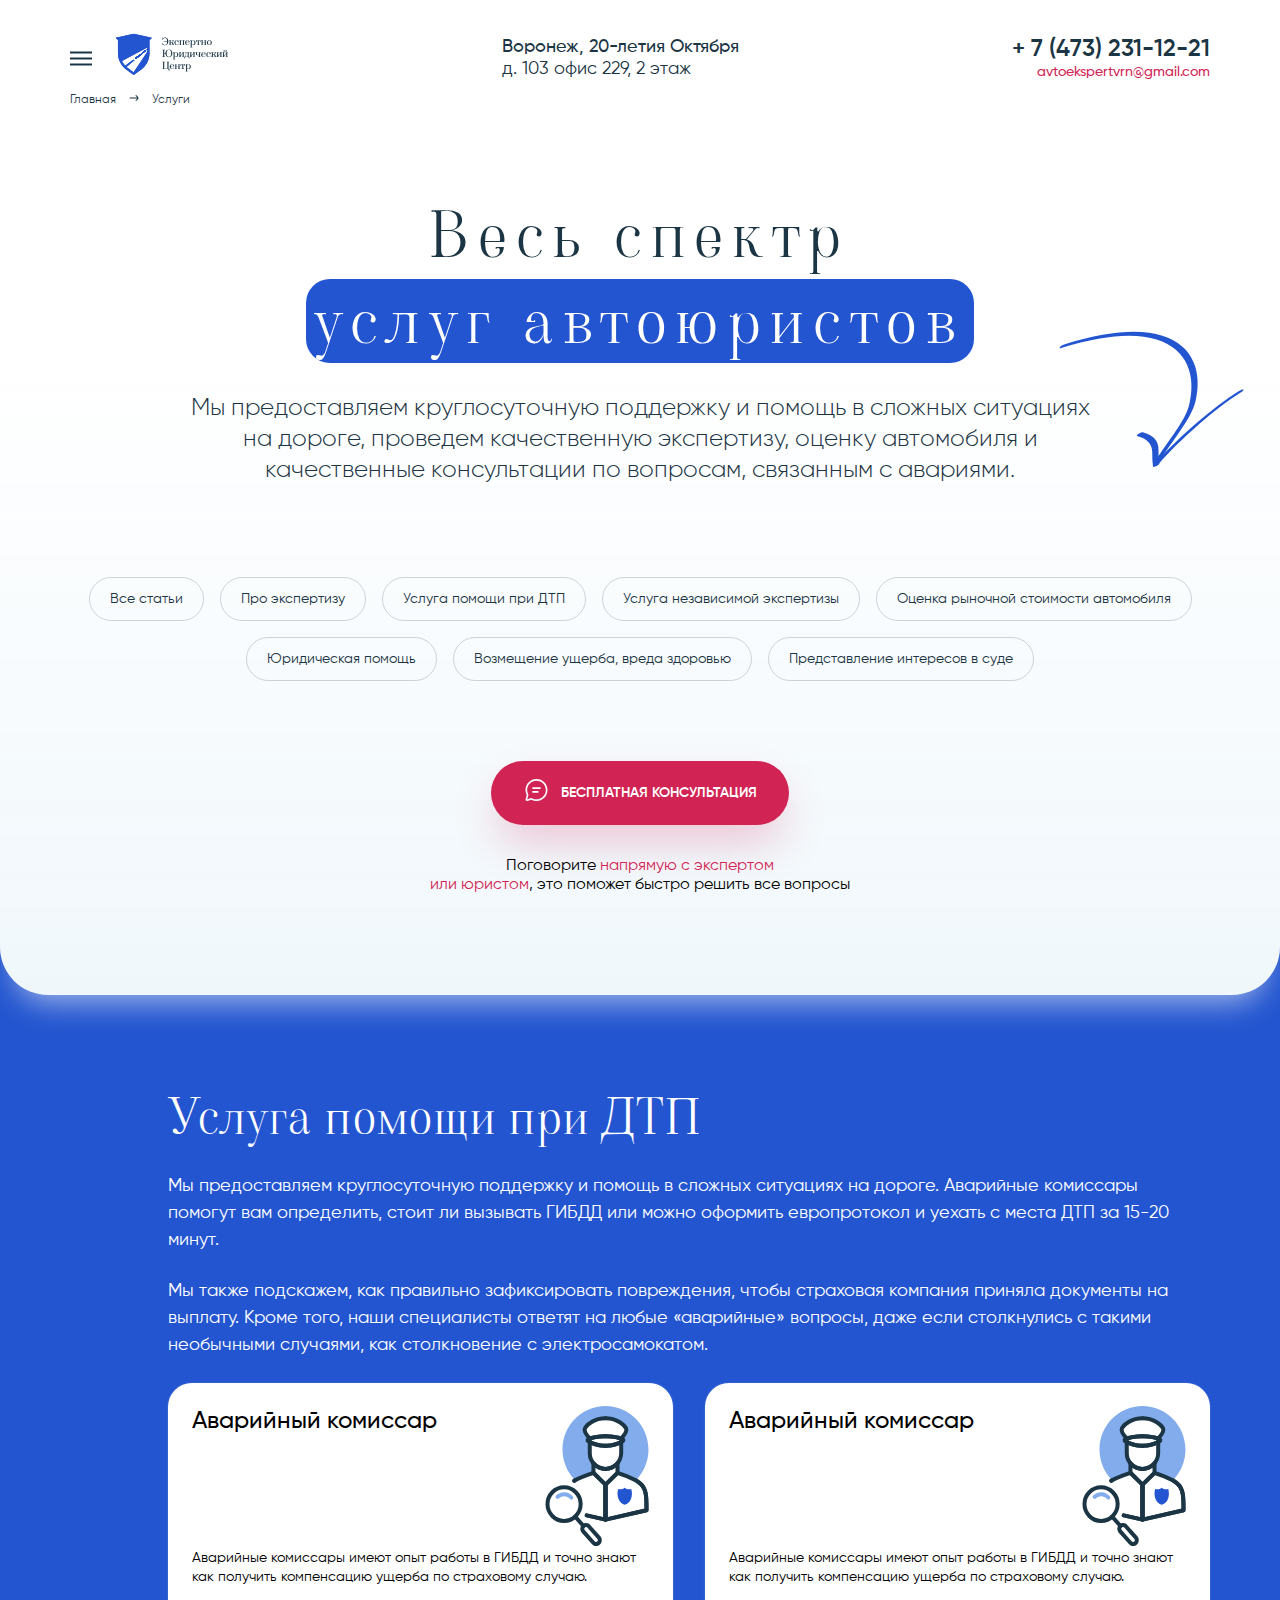
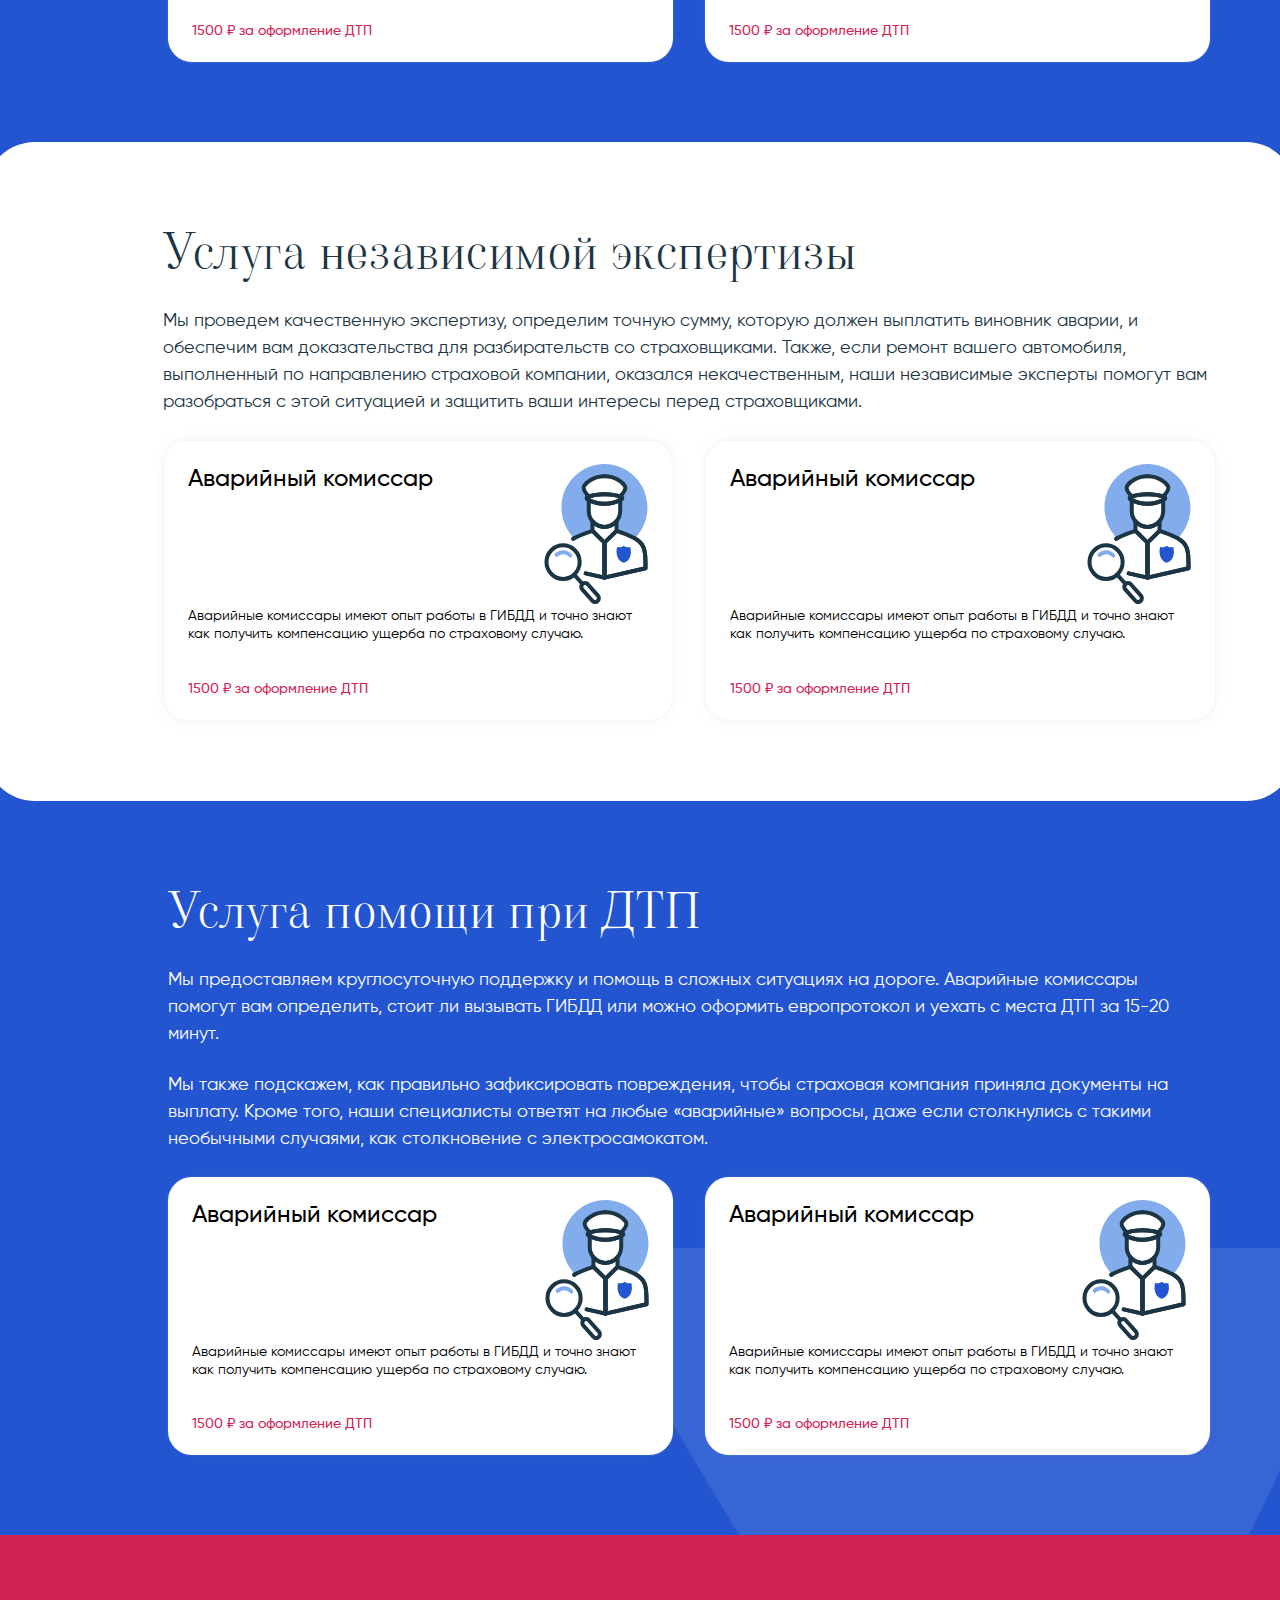
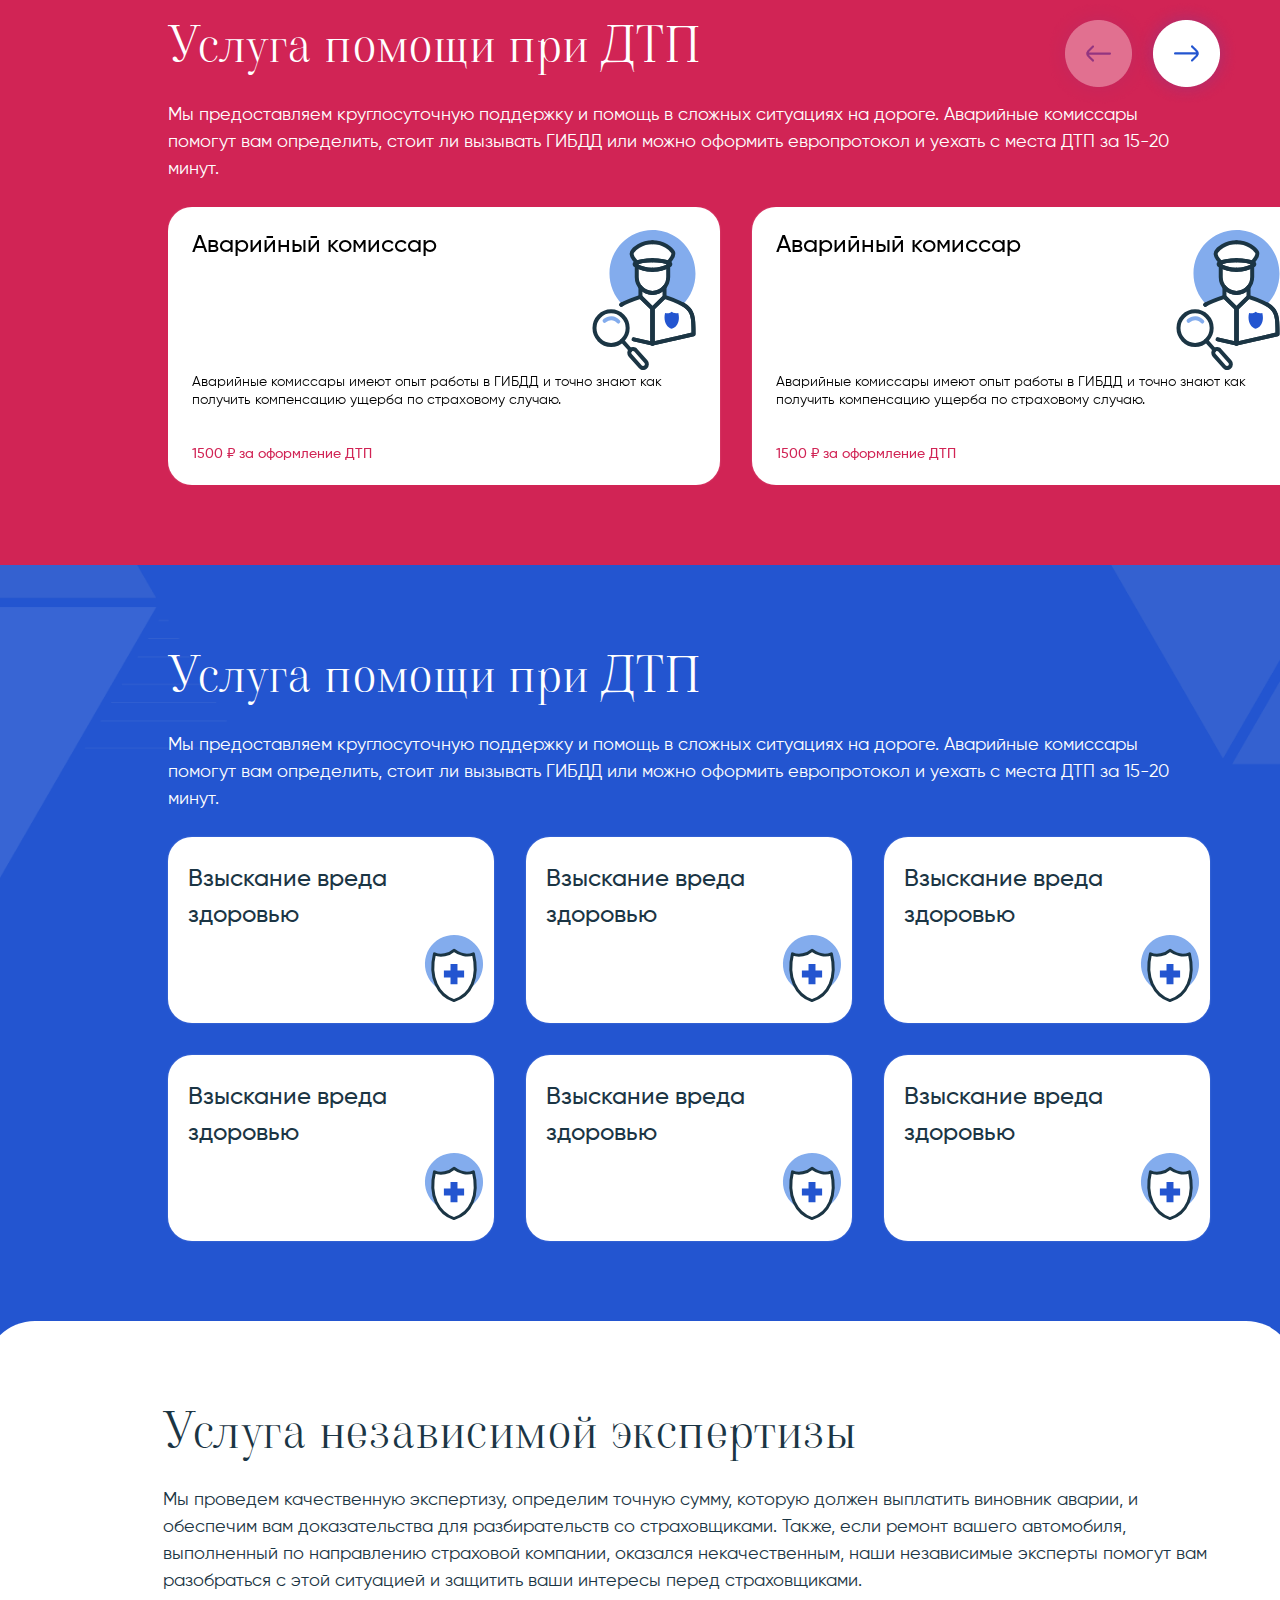
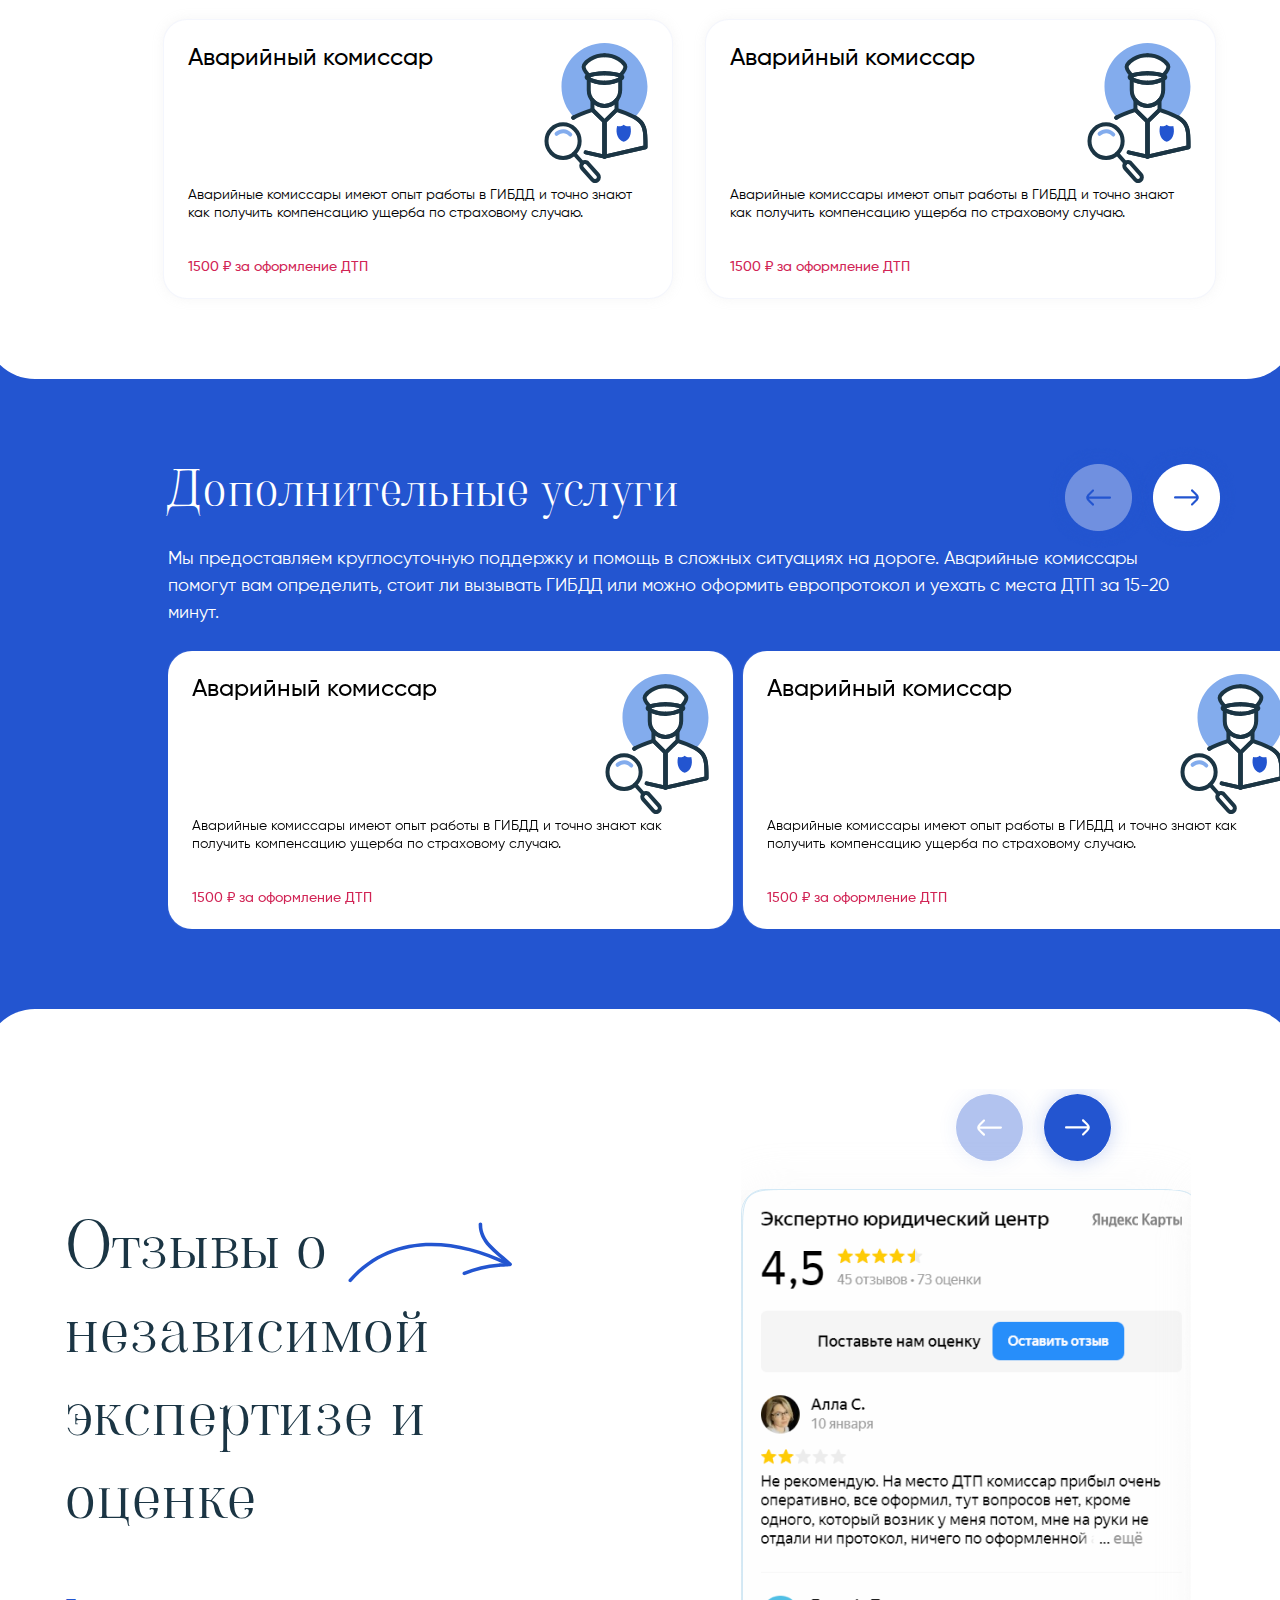
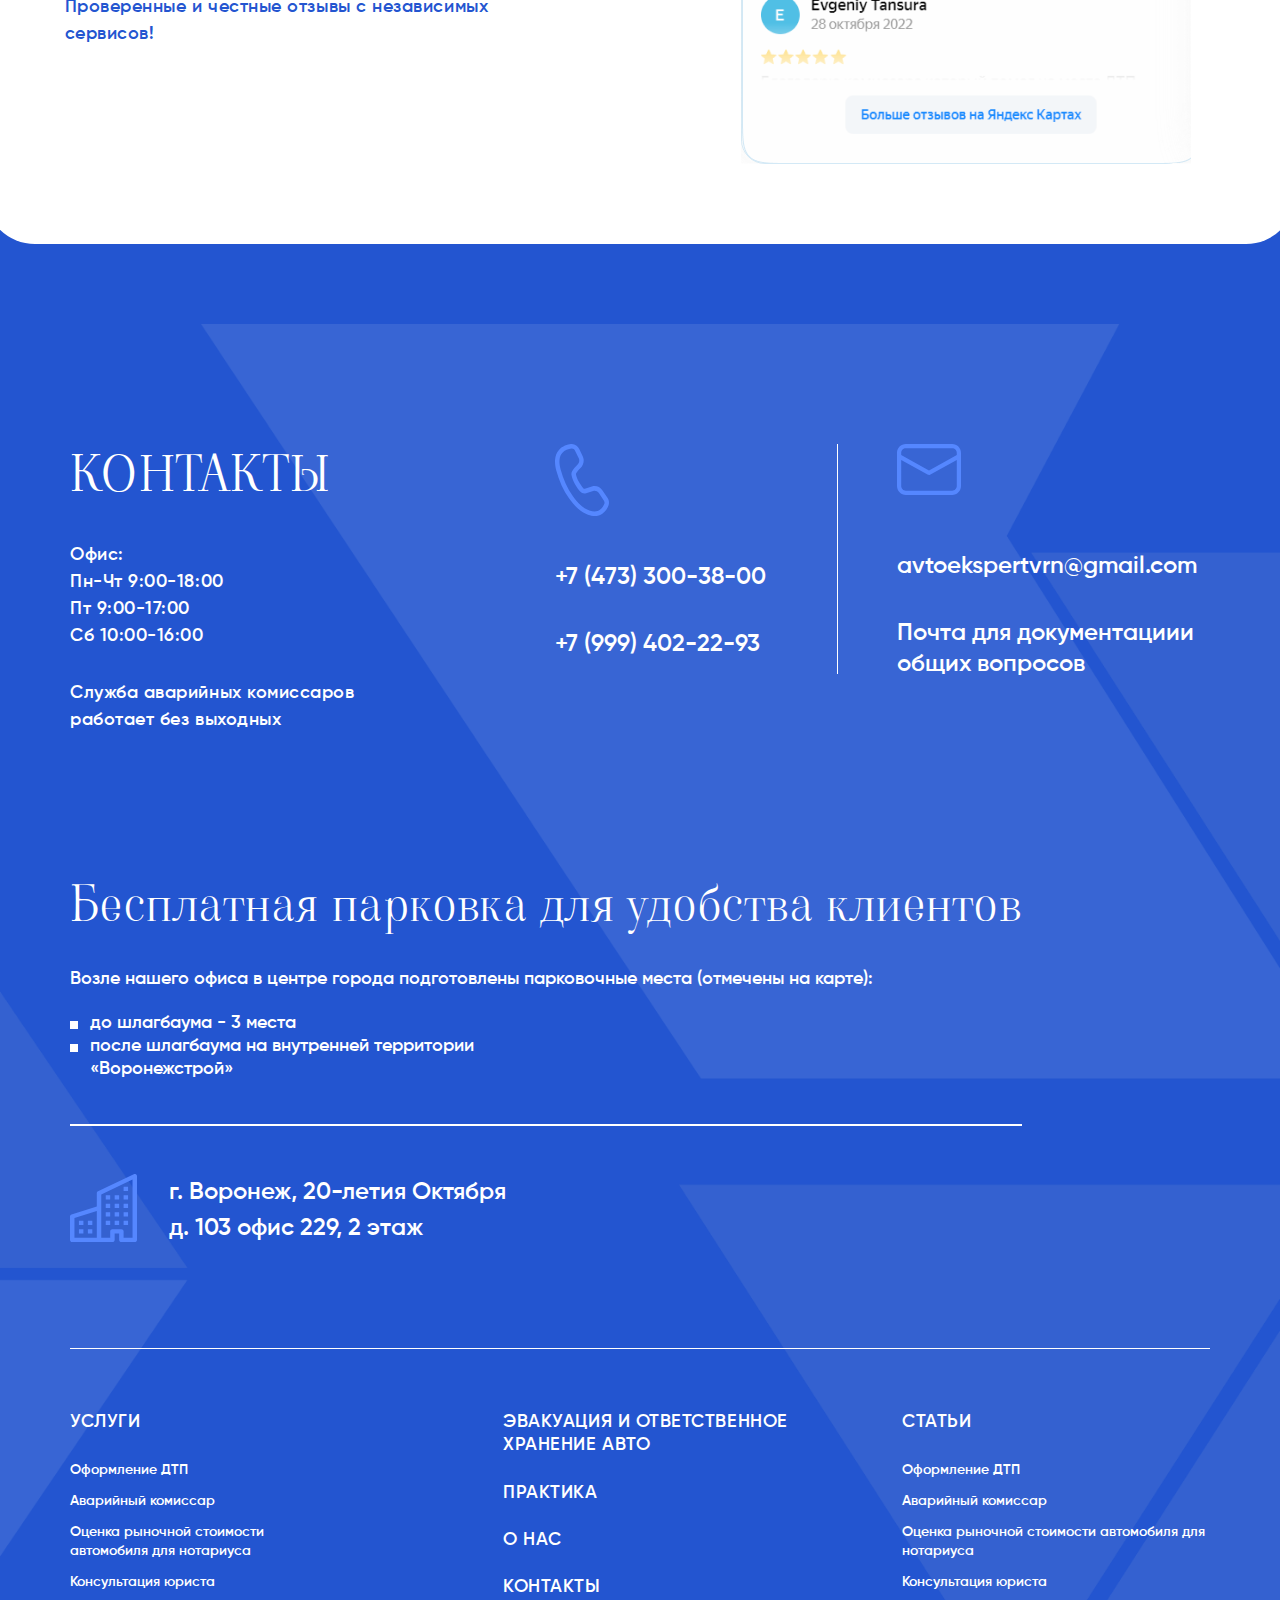
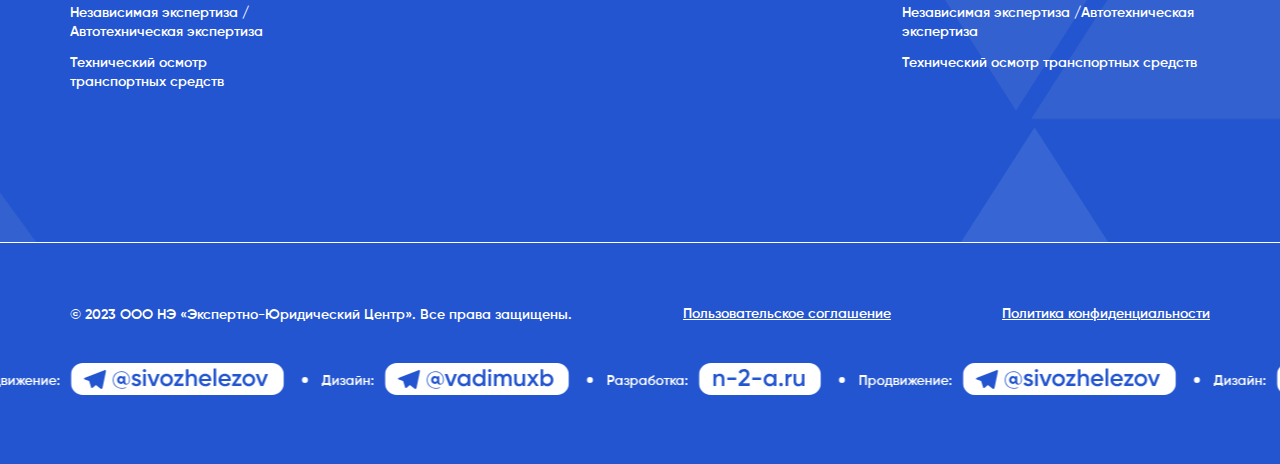
<file: services.html>
<!DOCTYPE html>
<html lang="ru">

<head>
    <meta charset="UTF-8">
    <meta name="viewport" content="width=device-width, initial-scale=1.0">
    <title>Услуги</title>
    <link rel="stylesheet" href="https://cdn.jsdelivr.net/npm/swiper@10/swiper-bundle.min.css" />
    <link rel="stylesheet" href="css/style.css">

</head>

<body>
    <header class="header">
        <div class="container">
            <div class="header__inner">
                <div class="burger">
                    <svg xmlns="http://www.w3.org/2000/svg" width="22" height="15" viewBox="0 0 22 15" fill="none">
                        <path d="M0 0.5H22V2.5H0V0.5Z" fill="#1B3544" />
                        <path d="M0 6.5H22V8.5H0V6.5Z" fill="#1B3544" />
                        <path d="M0 12.5H22V14.5H0V12.5Z" fill="#1B3544" />
                    </svg>
                </div>
                <div class="logo">
                    <img src="img/logo.svg" alt="">
                </div>
                <div class="address">
                    <div>
                        <span>Воронеж, 20-летия Октября</span>
                        <span>д. 103 офис 229, 2 этаж</span>
                    </div>
                </div>
                <div class="links">
                    <a href="tel:+74732311221">+ 7 (473) 231-12-21</a>
                    <a href="mailto:avtoekspertvrn@gmail.com">avtoekspertvrn@gmail.com</a>
                </div>
            </div>
        </div>
    </header>

    <div class="breadcrumbs">
        <div class="container">
            <ul>
                <li><a href="main.html">Главная</a></li>
                <li class="left_arrow"><a href="services.html">Услуги</a></li>
            </ul>
        </div>
    </div>

    <main class="main">
        <div class="all-specters white-background bottom-radius">
            <div class="container">
                <h1>
                    Весь спектр
                    <span>услуг автоюристов</span>
                </h1>
                <p class="subtitle">
                    Мы предоставляем круглосуточную поддержку и помощь в сложных ситуациях
                    на дороге, проведем качественную экспертизу, оценку автомобиля
                    и качественные консультации по вопросам, связанным с авариями.
                </p>
                <div class="categories-button">
                    <a href="#">Все статьи</a>
                    <a href="#">Про экспертизу</a>
                    <a href="#">Услуга помощи при ДТП</a>
                    <a href="#">Услуга независимой экспертизы</a>
                    <a href="#">Оценка рыночной стоимости автомобиля</a>
                    <a href="#">Юридическая помощь</a>
                    <a href="#">Возмещение ущерба, вреда здоровью</a>
                    <a href="#">Представление интересов в суде</a>
                </div>
                <div class="button__wrapper">
                    <div class="consultation__button">
                        <a href="#">
                            <span>
                                <svg xmlns="http://www.w3.org/2000/svg" width="26" height="26" viewBox="0 0 26 26"
                                    fill="none">
                                    <path
                                        d="M13.5 2C19.5751 2 24.5 6.92445 24.5 12.9991C24.5 19.0737 19.5751 23.9981 13.5 23.9981C11.7199 23.9981 9.99961 23.5742 8.45415 22.775L4.24575 23.949C3.51434 24.1532 2.75584 23.7259 2.5516 22.9946C2.48401 22.7525 2.48404 22.4966 2.55164 22.2548L3.72607 18.0501C2.925 16.5033 2.5 14.7812 2.5 12.9991C2.5 6.92445 7.42487 2 13.5 2ZM13.5 3.64986C8.33614 3.64986 4.15 7.83564 4.15 12.9991C4.15 14.6155 4.56005 16.1705 5.33034 17.5499L5.49604 17.8466L4.27206 22.2288L8.65731 21.0055L8.95379 21.1708C10.3321 21.9392 11.8854 22.3483 13.5 22.3483C18.6639 22.3483 22.85 18.1625 22.85 12.9991C22.85 7.83564 18.6639 3.64986 13.5 3.64986ZM9.925 14.099H14.8731C15.3287 14.099 15.6981 14.4683 15.6981 14.9239C15.6981 15.3415 15.3877 15.6867 14.985 15.7413L14.8731 15.7488H9.925C9.46937 15.7488 9.1 15.3795 9.1 14.9239C9.1 14.5063 9.41037 14.1611 9.81305 14.1065L9.925 14.099H14.8731H9.925ZM9.925 10.2493H17.0799C17.5356 10.2493 17.9049 10.6186 17.9049 11.0742C17.9049 11.4919 17.5946 11.837 17.1919 11.8916L17.0799 11.8992H9.925C9.46937 11.8992 9.1 11.5298 9.1 11.0742C9.1 10.6566 9.41037 10.3114 9.81305 10.2568L9.925 10.2493H17.0799H9.925Z"
                                        fill="white" />
                                    <path
                                        d="M13.5 2C19.5751 2 24.5 6.92445 24.5 12.9991C24.5 19.0737 19.5751 23.9981 13.5 23.9981C11.7199 23.9981 9.99961 23.5742 8.45415 22.775L4.24575 23.949C3.51434 24.1532 2.75584 23.7259 2.5516 22.9946C2.48401 22.7525 2.48404 22.4966 2.55164 22.2548L3.72607 18.0501C2.925 16.5033 2.5 14.7812 2.5 12.9991C2.5 6.92445 7.42487 2 13.5 2ZM13.5 3.64986C8.33614 3.64986 4.15 7.83564 4.15 12.9991C4.15 14.6155 4.56005 16.1705 5.33034 17.5499L5.49604 17.8466L4.27206 22.2288L8.65731 21.0055L8.95379 21.1708C10.3321 21.9392 11.8854 22.3483 13.5 22.3483C18.6639 22.3483 22.85 18.1625 22.85 12.9991C22.85 7.83564 18.6639 3.64986 13.5 3.64986ZM9.925 14.099H14.8731C15.3287 14.099 15.6981 14.4683 15.6981 14.9239C15.6981 15.3415 15.3877 15.6867 14.985 15.7413L14.8731 15.7488H9.925C9.46937 15.7488 9.1 15.3795 9.1 14.9239C9.1 14.5063 9.41037 14.1611 9.81305 14.1065L9.925 14.099H14.8731H9.925ZM9.925 10.2493H17.0799C17.5356 10.2493 17.9049 10.6186 17.9049 11.0742C17.9049 11.4919 17.5946 11.837 17.1919 11.8916L17.0799 11.8992H9.925C9.46937 11.8992 9.1 11.5298 9.1 11.0742C9.1 10.6566 9.41037 10.3114 9.81305 10.2568L9.925 10.2493H17.0799H9.925Z"
                                        fill="url(#paint0_linear_1108_1454)" fill-opacity="0.2" />
                                    <defs>
                                        <linearGradient id="paint0_linear_1108_1454" x1="13.5" y1="8.25844" x2="13.5"
                                            y2="24" gradientUnits="userSpaceOnUse">
                                            <stop stop-color="white" stop-opacity="0" />
                                            <stop offset="1" stop-color="#2D94D3" stop-opacity="0.35" />
                                        </linearGradient>
                                    </defs>
                                </svg>
                            </span>
                            <span class="button-text">бесплатная консультация</span>
                        </a>
                    </div>
                    <div class="text-next-to-btn">Поговорите <span>напрямую с экспертом
                            или юристом</span>, это поможет быстро решить все вопросы</div>
                </div>
            </div>
        </div>

        <div class="services blue-background">
            <div class="container">
                <div class="services__block">
                    <h2 class="white">Услуга помощи при ДТП</h2>
                    <p>Мы предоставляем круглосуточную поддержку и помощь в сложных ситуациях на дороге. Аварийные
                        комиссары помогут вам определить, стоит ли вызывать ГИБДД или можно оформить европротокол и
                        уехать с места ДТП за 15-20 минут.</p>
                    <p>Мы также подскажем, как правильно зафиксировать повреждения, чтобы страховая компания приняла
                        документы
                        на выплату. Кроме того, наши специалисты ответят на любые «аварийные» вопросы, даже если
                        столкнулись с такими необычными случаями, как столкновение с электросамокатом.</p>
                    <div class="flex">
                        <div class="flex-item">
                            <div class="name">
                                <span class="cases-name">Аварийный комиссар</span>
                                <span>
                                    <img src="img/comissar.svg" alt="">
                                </span>
                            </div>
                            <div class="disc">
                                Аварийные комиссары имеют опыт работы в ГИБДД и точно
                                знают как получить компенсацию ущерба по страховому случаю.
                            </div>
                            <div class="price">1500 ₽ за оформление ДТП</div>
                        </div>
                        <div class="flex-item">
                            <div class="name">
                                <span class="cases-name">Аварийный комиссар</span>
                                <span>
                                    <img src="img/comissar.svg" alt="">
                                </span>
                            </div>
                            <div class="disc">
                                Аварийные комиссары имеют опыт работы в ГИБДД и точно
                                знают как получить компенсацию ущерба по страховому случаю.
                            </div>
                            <div class="price">1500 ₽ за оформление ДТП</div>
                        </div>
                    </div>
                </div>

                <div class="services__block white-bg">
                    <h2>Услуга независимой экспертизы</h2>
                    <p>Мы проведем качественную экспертизу, определим точную сумму, которую должен выплатить виновник
                        аварии,
                        и обеспечим вам доказательства для разбирательств со страховщиками. Также, если ремонт вашего
                        автомобиля, выполненный по направлению страховой компании, оказался некачественным, наши
                        независимые эксперты помогут
                        вам разобраться с этой ситуацией и защитить ваши интересы перед страховщиками.</p>
                    <div class="flex">
                        <div class="flex-item">
                            <div class="name">
                                <span class="cases-name">Аварийный комиссар</span>
                                <span>
                                    <img src="img/comissar.svg" alt="">
                                </span>
                            </div>
                            <div class="disc">
                                Аварийные комиссары имеют опыт работы в ГИБДД и точно
                                знают как получить компенсацию ущерба по страховому случаю.
                            </div>
                            <div class="price">1500 ₽ за оформление ДТП</div>
                        </div>
                        <div class="flex-item">
                            <div class="name">
                                <span class="cases-name">Аварийный комиссар</span>
                                <span>
                                    <img src="img/comissar.svg" alt="">
                                </span>
                            </div>
                            <div class="disc">
                                Аварийные комиссары имеют опыт работы в ГИБДД и точно
                                знают как получить компенсацию ущерба по страховому случаю.
                            </div>
                            <div class="price">1500 ₽ за оформление ДТП</div>
                        </div>
                    </div>
                </div>

                <div class="services__block">
                    <h2 class="white">Услуга помощи при ДТП</h2>
                    <p>Мы предоставляем круглосуточную поддержку и помощь в сложных ситуациях на дороге. Аварийные
                        комиссары помогут вам определить, стоит ли вызывать ГИБДД или можно оформить европротокол и
                        уехать с места ДТП за 15-20 минут.</p>
                    <p>Мы также подскажем, как правильно зафиксировать повреждения, чтобы страховая компания приняла
                        документы
                        на выплату. Кроме того, наши специалисты ответят на любые «аварийные» вопросы, даже если
                        столкнулись с такими необычными случаями, как столкновение с электросамокатом.</p>
                    <div class="flex">
                        <div class="flex-item">
                            <div class="name">
                                <span class="cases-name">Аварийный комиссар</span>
                                <span>
                                    <img src="img/comissar.svg" alt="">
                                </span>
                            </div>
                            <div class="disc">
                                Аварийные комиссары имеют опыт работы в ГИБДД и точно
                                знают как получить компенсацию ущерба по страховому случаю.
                            </div>
                            <div class="price">1500 ₽ за оформление ДТП</div>
                        </div>
                        <div class="flex-item">
                            <div class="name">
                                <span class="cases-name">Аварийный комиссар</span>
                                <span>
                                    <img src="img/comissar.svg" alt="">
                                </span>
                            </div>
                            <div class="disc">
                                Аварийные комиссары имеют опыт работы в ГИБДД и точно
                                знают как получить компенсацию ущерба по страховому случаю.
                            </div>
                            <div class="price">1500 ₽ за оформление ДТП</div>
                        </div>
                    </div>
                </div>

                <div class="services__block services__block-red">
                    <div class="block-red__inner">
                        <div class="title__wrapper">
                            <h2 class="white">Услуга помощи при ДТП</h2>
                            <div class="navigation-buttons">
                                <div class="swiper-button-next"></div>
                                <div class="swiper-button-prev"></div>
                            </div>
                        </div>
                        <p>Мы предоставляем круглосуточную поддержку и помощь в сложных ситуациях на дороге. Аварийные
                            комиссары помогут вам определить, стоит ли вызывать ГИБДД или можно оформить европротокол и
                            уехать с места ДТП за 15-20 минут.</p>
                        <div class="swiper services__slider-1">
                            <div class="swiper-wrapper">
                                <div class="swiper-slide services__slider-1-slide">
                                    <div class="name">
                                        <span class="cases-name">Аварийный комиссар</span>
                                        <span>
                                            <img src="img/comissar.svg" alt="">
                                        </span>
                                    </div>
                                    <div class="disc">
                                        Аварийные комиссары имеют опыт работы в ГИБДД и точно
                                        знают как получить компенсацию ущерба по страховому случаю.
                                    </div>
                                    <div class="price">1500 ₽ за оформление ДТП</div>
                                </div>
                                <div class="swiper-slide services__slider-1-slide">
                                    <div class="name">
                                        <span class="cases-name">Аварийный комиссар</span>
                                        <span>
                                            <img src="img/comissar.svg" alt="">
                                        </span>
                                    </div>
                                    <div class="disc">
                                        Аварийные комиссары имеют опыт работы в ГИБДД и точно
                                        знают как получить компенсацию ущерба по страховому случаю.
                                    </div>
                                    <div class="price">1500 ₽ за оформление ДТП</div>
                                </div>
                                <div class="swiper-slide services__slider-1-slide">
                                    <div class="name">
                                        <span class="cases-name">Аварийный комиссар</span>
                                        <span>
                                            <img src="img/comissar.svg" alt="">
                                        </span>
                                    </div>
                                    <div class="disc">
                                        Аварийные комиссары имеют опыт работы в ГИБДД и точно
                                        знают как получить компенсацию ущерба по страховому случаю.
                                    </div>
                                    <div class="price">1500 ₽ за оформление ДТП</div>
                                </div>
                                <div class="swiper-slide services__slider-1-slide">
                                    <div class="name">
                                        <span class="cases-name">Аварийный комиссар</span>
                                        <span>
                                            <img src="img/comissar.svg" alt="">
                                        </span>
                                    </div>
                                    <div class="disc">
                                        Аварийные комиссары имеют опыт работы в ГИБДД и точно
                                        знают как получить компенсацию ущерба по страховому случаю.
                                    </div>
                                    <div class="price">1500 ₽ за оформление ДТП</div>
                                </div>
                                <div class="swiper-slide services__slider-1-slide">
                                    <div class="name">
                                        <span class="cases-name">Аварийный комиссар</span>
                                        <span>
                                            <img src="img/comissar.svg" alt="">
                                        </span>
                                    </div>
                                    <div class="disc">
                                        Аварийные комиссары имеют опыт работы в ГИБДД и точно
                                        знают как получить компенсацию ущерба по страховому случаю.
                                    </div>
                                    <div class="price">1500 ₽ за оформление ДТП</div>
                                </div>
                            </div>

                        </div>
                    </div>
                </div>

                <div class="services__block">
                    <h2 class="white">Услуга помощи при ДТП</h2>
                    <p>Мы предоставляем круглосуточную поддержку и помощь в сложных ситуациях на дороге. Аварийные
                        комиссары помогут вам определить, стоит ли вызывать ГИБДД или можно оформить европротокол и
                        уехать с места ДТП за 15-20 минут.</p>
                    <div class="grid">
                        <div class="grid-item">
                            <span>Взыскание вреда здоровью</span>
                            <div class="image">
                                <img src="img/zdorovie.svg" alt="">
                            </div>
                        </div>
                        <div class="grid-item">
                            <span>Взыскание вреда здоровью</span>
                            <div class="image">
                                <img src="img/zdorovie.svg" alt="">
                            </div>
                        </div>
                        <div class="grid-item">
                            <span>Взыскание вреда здоровью</span>
                            <div class="image">
                                <img src="img/zdorovie.svg" alt="">
                            </div>
                        </div>
                        <div class="grid-item">
                            <span>Взыскание вреда здоровью</span>
                            <div class="image">
                                <img src="img/zdorovie.svg" alt="">
                            </div>
                        </div>
                        <div class="grid-item">
                            <span>Взыскание вреда здоровью</span>
                            <div class="image">
                                <img src="img/zdorovie.svg" alt="">
                            </div>
                        </div>
                        <div class="grid-item">
                            <span>Взыскание вреда здоровью</span>
                            <div class="image">
                                <img src="img/zdorovie.svg" alt="">
                            </div>
                        </div>
                    </div>
                </div>

                <div class="services__block white-bg">
                    <h2>Услуга независимой экспертизы</h2>
                    <p>Мы проведем качественную экспертизу, определим точную сумму, которую должен выплатить виновник
                        аварии,
                        и обеспечим вам доказательства для разбирательств со страховщиками. Также, если ремонт вашего
                        автомобиля, выполненный по направлению страховой компании, оказался некачественным, наши
                        независимые эксперты помогут
                        вам разобраться с этой ситуацией и защитить ваши интересы перед страховщиками.</p>
                    <div class="flex">
                        <div class="flex-item">
                            <div class="name">
                                <span class="cases-name">Аварийный комиссар</span>
                                <span>
                                    <img src="img/comissar.svg" alt="">
                                </span>
                            </div>
                            <div class="disc">
                                Аварийные комиссары имеют опыт работы в ГИБДД и точно
                                знают как получить компенсацию ущерба по страховому случаю.
                            </div>
                            <div class="price">1500 ₽ за оформление ДТП</div>
                        </div>
                        <div class="flex-item">
                            <div class="name">
                                <span class="cases-name">Аварийный комиссар</span>
                                <span>
                                    <img src="img/comissar.svg" alt="">
                                </span>
                            </div>
                            <div class="disc">
                                Аварийные комиссары имеют опыт работы в ГИБДД и точно
                                знают как получить компенсацию ущерба по страховому случаю.
                            </div>
                            <div class="price">1500 ₽ за оформление ДТП</div>
                        </div>
                    </div>
                </div>

                <div class="services__block">
                    <div class="block-red__inner">
                        <div class="title__wrapper">
                            <h2 class="white">Дополнительные услуги</h2>
                            <div class="navigation-buttons">
                                <div class="swiper-button-next swiper-button-next2"></div>
                                <div class="swiper-button-prev swiper-button-prev2"></div>
                            </div>
                        </div>
                        <p>Мы предоставляем круглосуточную поддержку и помощь в сложных ситуациях на дороге. Аварийные
                            комиссары помогут вам определить, стоит ли вызывать ГИБДД или можно оформить европротокол и
                            уехать с места ДТП за 15-20 минут.</p>
                        <div class="swiper services__slider-2">
                            <div class="swiper-wrapper">
                                <div class="swiper-slide services__slider-1-slide">
                                    <div class="name">
                                        <span class="cases-name">Аварийный комиссар</span>
                                        <span>
                                            <img src="img/comissar.svg" alt="">
                                        </span>
                                    </div>
                                    <div class="disc">
                                        Аварийные комиссары имеют опыт работы в ГИБДД и точно
                                        знают как получить компенсацию ущерба по страховому случаю.
                                    </div>
                                    <div class="price">1500 ₽ за оформление ДТП</div>
                                </div>
                                <div class="swiper-slide services__slider-1-slide">
                                    <div class="name">
                                        <span class="cases-name">Аварийный комиссар</span>
                                        <span>
                                            <img src="img/comissar.svg" alt="">
                                        </span>
                                    </div>
                                    <div class="disc">
                                        Аварийные комиссары имеют опыт работы в ГИБДД и точно
                                        знают как получить компенсацию ущерба по страховому случаю.
                                    </div>
                                    <div class="price">1500 ₽ за оформление ДТП</div>
                                </div>
                                <div class="swiper-slide services__slider-1-slide">
                                    <div class="name">
                                        <span class="cases-name">Аварийный комиссар</span>
                                        <span>
                                            <img src="img/comissar.svg" alt="">
                                        </span>
                                    </div>
                                    <div class="disc">
                                        Аварийные комиссары имеют опыт работы в ГИБДД и точно
                                        знают как получить компенсацию ущерба по страховому случаю.
                                    </div>
                                    <div class="price">1500 ₽ за оформление ДТП</div>
                                </div>
                                <div class="swiper-slide services__slider-1-slide">
                                    <div class="name">
                                        <span class="cases-name">Аварийный комиссар</span>
                                        <span>
                                            <img src="img/comissar.svg" alt="">
                                        </span>
                                    </div>
                                    <div class="disc">
                                        Аварийные комиссары имеют опыт работы в ГИБДД и точно
                                        знают как получить компенсацию ущерба по страховому случаю.
                                    </div>
                                    <div class="price">1500 ₽ за оформление ДТП</div>
                                </div>
                                <div class="swiper-slide services__slider-1-slide">
                                    <div class="name">
                                        <span class="cases-name">Аварийный комиссар</span>
                                        <span>
                                            <img src="img/comissar.svg" alt="">
                                        </span>
                                    </div>
                                    <div class="disc">
                                        Аварийные комиссары имеют опыт работы в ГИБДД и точно
                                        знают как получить компенсацию ущерба по страховому случаю.
                                    </div>
                                    <div class="price">1500 ₽ за оформление ДТП</div>
                                </div>
                            </div>

                        </div>
                    </div>
                </div>

                <div class="services__block white-bg" style="padding-left: 80px;">
                    <div class="feedback">
                        <div class="feedback__title">
                            <h2>Отзывы о независимой экспертизе и оценке</h2>
                            <span>
                                Проверенные и честные отзывы с независимых сервисов!
                            </span>
                        </div>
                        <div class="feedback__slider__wrapper">
                            <div class="swiper feedback__slider">
                                <div class="navigation-buttons">
                                    <div class="swiper-button-next"></div>
                                    <div class="swiper-button-prev"></div>
                                </div>
                                <div class="swiper-wrapper">
                                    <div class="swiper-slide feedback-slide">
                                        <img src="img/feedback.png" alt="">
                                    </div>
                                    <div class="swiper-slide feedback-slide">
                                        <img src="img/feedback.png" alt="">
                                    </div>
                                    <div class="swiper-slide feedback-slide">
                                        <img src="img/feedback.png" alt="">
                                    </div>
                                    <div class="swiper-slide feedback-slide">
                                        <img src="img/feedback.png" alt="">
                                    </div>
                                    <div class="swiper-slide feedback-slide">
                                        <img src="img/feedback.png" alt="">
                                    </div>
                                </div>

                            </div>
                        </div>

                    </div>
                </div>
            </div>
        </div>
    </main>

    <footer class="footer">
        <div class="container">
            <div class="contacts">
                <div class="contacts__item">
                    <h2>Контакты</h2>
                    <div class="schedule">
                        <span>Офис:</span>
                        <ul>
                            <li>Пн-Чт 9:00-18:00</li>
                            <li>Пт 9:00-17:00</li>
                            <li>Сб 10:00-16:00</li>
                        </ul>
                        <span class="warning__block">
                            Служба аварийных комиссаров работает без выходных
                        </span>
                    </div>
                </div>
                <div class="contacts__item">
                    <span class="contacts__item-icon">
                        <svg xmlns="http://www.w3.org/2000/svg" width="54" height="72" viewBox="0 0 54 72" fill="none">
                            <g clip-path="url(#clip0_1108_1055)">
                                <path
                                    d="M15.9305 0.0724149C19.5955 -0.442414 22.6749 1.85463 24.1322 4.84073L27.719 12.1902C29.709 16.2678 28.5668 21.0511 25.5486 24.0622C23.7685 25.8381 21.9782 27.8676 20.9389 29.6581C20.8822 29.7557 20.8477 29.9007 20.8795 30.0777C21.8387 35.4084 25.3658 40.677 28.5113 44.4536C28.7925 44.7913 29.287 44.9571 29.7981 44.7934L36.8666 42.53C40.7752 41.2785 45.0236 42.7831 47.3437 46.2406L52.4595 53.8645C53.8473 55.9327 54.548 58.7397 53.485 61.4375C52.5355 63.8472 50.698 67.3252 47.3572 69.6362C43.8902 72.0344 39.1405 72.9454 32.9269 70.7619C25.983 68.3217 19.4223 62.1997 13.9829 54.3692C8.51106 46.492 4.00753 36.6508 1.27581 26.3898C-1.30385 16.7 0.255281 10.1804 3.92066 5.97911C7.45708 1.92568 12.5252 0.550774 15.9305 0.0724149ZM20.1562 6.87797C19.345 5.21574 17.8945 4.39408 16.5343 4.58515C13.5097 5.01002 9.72195 6.16414 7.23486 9.01484C4.87672 11.7177 3.24469 16.4773 5.56452 25.1911C8.16839 34.9719 12.4573 44.3178 17.6047 51.728C22.7845 59.1849 28.67 64.4506 34.369 66.4533C39.4447 68.237 42.7085 67.3561 44.8698 65.861C47.1574 64.2786 48.5632 61.7616 49.3629 59.7322C49.7294 58.8019 49.572 57.6011 48.7964 56.4452L43.6806 48.8213C42.4653 47.0102 40.24 46.2221 38.1926 46.8777L31.1241 49.141C29.0122 49.8172 26.6325 49.2146 25.1298 47.4104C21.8564 43.4802 17.6862 37.4529 16.5078 30.9035C16.2926 29.7076 16.4784 28.4319 17.1182 27.3296C18.4652 25.0092 20.5995 22.6422 22.4475 20.7986C24.2525 18.998 24.7638 16.3191 23.743 14.2274L20.1562 6.87797Z"
                                    fill="#5587FF" />
                            </g>
                            <defs>
                                <clipPath id="clip0_1108_1055">
                                    <rect width="54" height="72" fill="white" />
                                </clipPath>
                            </defs>
                        </svg>
                    </span>
                    <ul>
                        <li><a href="#:tel+74733003800">+7 (473) 300-38-00</a></li>
                        <li><a href="#" class="watsapp">+7 (999) 402-22-93 </a></li>
                    </ul>
                </div>
                <div class="contacts__item">
                    <span class="contacts__item-icon">
                        <svg xmlns="http://www.w3.org/2000/svg" width="64" height="51" viewBox="0 0 64 51" fill="none">
                            <g clip-path="url(#clip0_1108_1065)">
                                <path
                                    d="M55.1579 0C60.0413 0 64 3.99586 64 8.925V42.075C64 47.0041 60.0413 51 55.1579 51H8.8421C3.95875 51 0 47.0041 0 42.075V8.925C0 3.99586 3.95875 0 8.8421 0H55.1579ZM59.7895 15.8967L33.0146 30.762C32.453 31.0737 31.7857 31.1083 31.2006 30.8659L30.9854 30.762L4.21053 15.8967V42.075C4.21053 44.6569 6.28415 46.75 8.8421 46.75H55.1579C57.7158 46.75 59.7895 44.6569 59.7895 42.075V15.8967ZM55.1579 4.25H8.8421C6.28415 4.25 4.21053 6.34307 4.21053 8.925V11.0483L32 26.4748L59.7895 11.0466V8.925C59.7895 6.34307 57.7158 4.25 55.1579 4.25Z"
                                    fill="#5587FF" />
                            </g>
                            <defs>
                                <clipPath id="clip0_1108_1065">
                                    <rect width="64" height="51" fill="white" />
                                </clipPath>
                            </defs>
                        </svg>
                    </span>
                    <ul>
                        <li><a href="#mail:avtoekspertvrn@gmail.com">avtoekspertvrn@gmail.com</a></li>
                        <li class="list-text">
                            Почта для документациии общих вопросов
                        </li>
                    </ul>
                </div>

            </div>

            <div class="map__block">
                <div class="content">
                    <h3>Бесплатная парковка для удобства клиентов</h3>
                    <span class="text">Возле нашего офиса в центре города подготовлены парковочные места (отмечены на
                        карте):</span>
                    <ul>
                        <li>до шлагбаума - 3 места</li>
                        <li>после шлагбаума на внутренней территории «Воронежстрой»</li>
                    </ul>
                    <div class="line"></div>
                    <div class="address">
                        <span class="image">
                            <svg xmlns="http://www.w3.org/2000/svg" width="67" height="68" viewBox="0 0 67 68"
                                fill="none">
                                <g clip-path="url(#clip0_1108_1489)">
                                    <path fill-rule="evenodd" clip-rule="evenodd"
                                        d="M65.9414 0.318255C66.5992 0.705326 66.9996 1.38864 67 2.12452V65.875C67 67.0486 66.0001 68 64.7667 68H51.3667C50.1332 68 49.1333 67.0486 49.1333 65.875V59.4999H44.6667V65.875C44.6667 67.0486 43.6668 68 42.4333 68H2.23333C0.999897 68 0 67.0486 0 65.875V42.4998C0.000729518 41.5856 0.615968 40.7742 1.5276 40.4853L26.8 32.4697V19.1246C26.8 18.3204 27.2772 17.5852 28.0328 17.2249L63.7661 0.224754C64.4592 -0.105306 65.2825 -0.0699169 65.9414 0.318255ZM26.8 36.9493L4.46667 44.0298V63.75H26.8V36.9493ZM31.2667 63.75H40.2V57.3749C40.2 56.2013 41.1999 55.2499 42.4333 55.2499H51.3667C52.6001 55.2499 53.6 56.2013 53.6 57.3749V63.75H62.5333V5.56279L31.2667 20.4379V63.75ZM8.93333 46.7498H13.4V50.9999H8.93333V46.7498ZM17.8667 46.7498H22.3333V50.9999H17.8667V46.7498ZM8.93333 55.2499H13.4V59.4999H8.93333V55.2499ZM17.8667 55.2499H22.3333V59.4999H17.8667V55.2499ZM35.7333 38.2498H40.2V42.4998H35.7333V38.2498ZM44.6667 38.2498H49.1333V42.4998H44.6667V38.2498ZM35.7333 46.7498H40.2V50.9999H35.7333V46.7498ZM44.6667 46.7498H49.1333V50.9999H44.6667V46.7498ZM53.6 38.2498H58.0667V42.4998H53.6V38.2498ZM53.6 46.7498H58.0667V50.9999H53.6V46.7498ZM35.7333 29.7497H40.2V33.9998H35.7333V29.7497ZM44.6667 29.7497H49.1333V33.9998H44.6667V29.7497ZM53.6 29.7497H58.0667V33.9998H53.6V29.7497ZM35.7333 21.2497H40.2V25.4997H35.7333V21.2497ZM44.6667 21.2497H49.1333V25.4997H44.6667V21.2497ZM53.6 21.2497H58.0667V25.4997H53.6V21.2497ZM53.6 12.7496H58.0667V16.9996H53.6V12.7496Z"
                                        fill="#5587FF" />
                                </g>
                                <defs>
                                    <clipPath id="clip0_1108_1489">
                                        <rect width="67" height="68" fill="white" />
                                    </clipPath>
                                </defs>
                            </svg>
                        </span>
                        <span class="text">
                            г. Воронеж, 20-летия Октября д. 103 офис 229, 2 этаж
                        </span>
                    </div>
                </div>
                <div class="map">
                    <div style="position:relative;overflow:hidden;"><a
                            href="https://yandex.ru/maps/193/voronezh/?utm_medium=mapframe&utm_source=maps"
                            style="color:#eee;font-size:12px;position:absolute;top:0px;">Воронеж</a><a
                            href="https://yandex.ru/maps/193/voronezh/house/ulitsa_20_letiya_oktyabrya_103/Z0AYdw5gS0UPQFtrfXp0c3pjYg==/?ll=39.190208%2C51.652606&utm_medium=mapframe&utm_source=maps&z=17.07"
                            style="color:#eee;font-size:12px;position:absolute;top:14px;">Улица 20-летия Октября, 103 —
                            Яндекс Карты</a><iframe
                            src="https://yandex.ru/map-widget/v1/?ll=39.190208%2C51.652606&mode=search&ol=geo&ouri=ymapsbm1%3A%2F%2Fgeo%3Fdata%3DCgg1Nzg2OTcwMRJK0KDQvtGB0YHQuNGPLCDQktC-0YDQvtC90LXQtiwg0YPQu9C40YbQsCAyMC3Qu9C10YLQuNGPINCe0LrRgtGP0LHRgNGPLCAxMDMiCg3GwhxCFUWcTkI%2C&z=17.07"
                            width="100%" height="100%" frameborder="1" allowfullscreen="true"
                            style="position:relative;"></iframe></div>
                </div>
            </div>

            <div class="links__block">
                <div class="line"></div>
                <div class="link__lists">
                    <div class="list__wrapper">
                        <span class="list-title">Услуги</span>
                        <ul class="list">
                            <li><a href="#">Оформление ДТП</a></li>
                            <li><a href="#">Аварийный комиссар</a></li>
                            <li><a href="#">Оценка рыночной стоимости автомобиля для нотариуса</a></li>
                            <li><a href="#">Консультация юриста</a></li>
                            <li><a href="#">Независимая экспертиза
                                    /Автотехническая экспертиза</a></li>
                            <li><a href="#">Технический осмотр транспортных средств</a></li>
                        </ul>
                    </div>
                    <div class="list__wrapper">
                        <span class="list-link">Эвакуация и ответственное хранение авто</span>
                        <span class="list-link">Практика</span>
                        <span class="list-link">О нас</span>
                        <span class="list-link">Контакты</span>

                    </div>
                    <div class="list__wrapper">
                        <span class="list-title">Статьи</span>
                        <ul class="list">
                            <li><a href="#">Оформление ДТП</a></li>
                            <li><a href="#">Аварийный комиссар</a></li>
                            <li><a href="#">Оценка рыночной стоимости автомобиля для нотариуса</a></li>
                            <li><a href="#">Консультация юриста</a></li>
                            <li><a href="#">Независимая экспертиза
                                    /Автотехническая экспертиза</a></li>
                            <li><a href="#">Технический осмотр транспортных средств</a></li>
                        </ul>
                    </div>
                </div>
            </div>
        </div>
        <div class="footer__bottom">
            <div class="line"></div>
            <div class="links">
                <p>© 2023 ООО НЭ «Экспертно-Юридический Центр». Все права защищены.</p>
                <a href="#">Пользовательское соглашение</a>
                <a href="#">Политика конфиденциальности</a>
            </div>

            <marquee behavior="alternate" direction="right">
                <div class="ticker">
                    <div class="item">
                        <span>Разработка:</span>
                        <div class="white__block">
                            <svg xmlns="http://www.w3.org/2000/svg" width="122" height="32" viewBox="0 0 122 32"
                                fill="none">
                                <path fill-rule="evenodd" clip-rule="evenodd"
                                    d="M12 0C5.37258 0 0 5.37258 0 12V20C0 26.6274 5.37258 32 12 32H110C116.627 32 122 26.6274 122 20V12C122 5.37258 116.627 0 110 0H12ZM24.16 12.008C23.312 11.128 22.2 10.688 20.824 10.688C19.128 10.688 17.888 11.304 17.104 12.536V11H14.512V23H17.104V16.568C17.104 15.4 17.384 14.536 17.944 13.976C18.504 13.4 19.24 13.112 20.152 13.112C20.984 13.112 21.64 13.352 22.12 13.832C22.6 14.312 22.84 15 22.84 15.896V23H25.432V15.632C25.432 14.096 25.008 12.888 24.16 12.008ZM28.3909 14.456V16.952H37.2709V14.456H28.3909ZM39.6893 20.84V23H50.7533V20.336H43.7933L47.5853 16.544C49.4893 14.608 50.4413 12.784 50.4413 11.072C50.4413 9.472 49.9133 8.208 48.8573 7.28C47.8013 6.352 46.5373 5.888 45.0653 5.888C43.8973 5.888 42.8333 6.176 41.8733 6.752C40.9133 7.328 40.1693 8.176 39.6413 9.296L41.9693 10.664C42.6413 9.272 43.6813 8.576 45.0893 8.576C45.8413 8.576 46.4573 8.808 46.9373 9.272C47.4333 9.72 47.6813 10.352 47.6813 11.168C47.6813 12.208 46.9693 13.44 45.5453 14.864L39.6893 20.84ZM53.3284 14.456V16.952H62.2084V14.456H53.3284ZM77.4908 11H74.8988V12.704C73.9228 11.36 72.5228 10.688 70.6988 10.688C69.0508 10.688 67.6428 11.296 66.4748 12.512C65.3068 13.728 64.7228 15.224 64.7228 17C64.7228 18.76 65.3068 20.256 66.4748 21.488C67.6428 22.704 69.0508 23.312 70.6988 23.312C72.5228 23.312 73.9228 22.632 74.8988 21.272V23H77.4908V11ZM71.1068 20.84C70.0188 20.84 69.1148 20.48 68.3948 19.76C67.6748 19.024 67.3148 18.104 67.3148 17C67.3148 15.896 67.6748 14.984 68.3948 14.264C69.1148 13.528 70.0188 13.16 71.1068 13.16C72.1948 13.16 73.0988 13.528 73.8188 14.264C74.5388 14.984 74.8988 15.896 74.8988 17C74.8988 18.104 74.5388 19.024 73.8188 19.76C73.0988 20.48 72.1948 20.84 71.1068 20.84ZM82.072 23.288C82.568 23.288 82.992 23.112 83.344 22.76C83.696 22.408 83.872 21.984 83.872 21.488C83.872 20.992 83.696 20.568 83.344 20.216C82.992 19.864 82.568 19.688 82.072 19.688C81.56 19.688 81.128 19.864 80.776 20.216C80.44 20.568 80.272 20.992 80.272 21.488C80.272 21.984 80.448 22.408 80.8 22.76C81.152 23.112 81.576 23.288 82.072 23.288ZM92.9172 10.784C91.1092 10.784 89.8772 11.528 89.2212 13.016V11H86.6292V23H89.2212V16.952C89.2212 15.72 89.5892 14.84 90.3252 14.312C91.0612 13.768 91.9252 13.528 92.9172 13.592V10.784ZM105.512 11H102.92V17.432C102.92 18.6 102.64 19.472 102.08 20.048C101.52 20.608 100.784 20.888 99.8723 20.888C99.0403 20.888 98.3843 20.648 97.9043 20.168C97.4243 19.688 97.1843 19 97.1843 18.104V11H94.5923V18.368C94.5923 19.904 95.0163 21.112 95.8643 21.992C96.7123 22.872 97.8243 23.312 99.2003 23.312C100.896 23.312 102.136 22.696 102.92 21.464V23H105.512V11Z"
                                    fill="white" />
                            </svg>
                        </div>
                    </div>
                    <div class="item">
                        <span>Продвижение:</span>
                        <div class="white__block">
                            <svg xmlns="http://www.w3.org/2000/svg" width="213" height="32" viewBox="0 0 213 32"
                                fill="none">
                                <path fill-rule="evenodd" clip-rule="evenodd"
                                    d="M0 12C0 5.37258 5.37258 0 12 0H201C207.627 0 213 5.37258 213 12V20C213 26.6274 207.627 32 201 32H12C5.37258 32 0 26.6274 0 20V12ZM50.576 8.312C52.272 8.312 53.776 8.728 55.088 9.56C56.4 10.376 57.376 11.4 58.016 12.632C58.656 13.864 58.976 15.16 58.976 16.52C58.976 18.2 58.624 19.48 57.92 20.36C57.216 21.24 56.336 21.68 55.28 21.68C53.696 21.68 52.696 21.024 52.28 19.712C51.672 20.496 50.848 20.888 49.808 20.888C48.752 20.888 47.88 20.52 47.192 19.784C46.504 19.032 46.16 18.104 46.16 17C46.16 15.88 46.504 14.952 47.192 14.216C47.88 13.464 48.752 13.088 49.808 13.088C50.736 13.088 51.504 13.408 52.112 14.048V13.328H54.32V18.752C54.32 20.048 54.808 20.696 55.784 20.696C56.472 20.696 57.032 20.352 57.464 19.664C57.912 18.96 58.136 17.912 58.136 16.52C58.136 14.408 57.408 12.64 55.952 11.216C54.512 9.792 52.72 9.08 50.576 9.08C48.384 9.08 46.52 9.84 44.984 11.36C43.448 12.88 42.68 14.76 42.68 17C42.68 19.288 43.464 21.184 45.032 22.688C46.616 24.176 48.608 24.92 51.008 24.92C52.528 24.92 53.864 24.712 55.016 24.296V25.112C53.832 25.496 52.496 25.688 51.008 25.688C48.384 25.688 46.2 24.864 44.456 23.216C42.712 21.584 41.84 19.512 41.84 17C41.84 14.584 42.672 12.536 44.336 10.856C46.016 9.16 48.096 8.312 50.576 8.312ZM50.264 18.872C50.792 18.872 51.232 18.704 51.584 18.368C51.936 18.016 52.112 17.56 52.112 17C52.112 16.44 51.936 15.984 51.584 15.632C51.232 15.28 50.792 15.104 50.264 15.104C49.72 15.104 49.272 15.28 48.92 15.632C48.568 15.984 48.392 16.44 48.392 17C48.392 17.56 48.568 18.016 48.92 18.368C49.272 18.704 49.72 18.872 50.264 18.872ZM63.6603 14.312C63.6603 14.712 63.8763 15.032 64.3083 15.272C64.7563 15.496 65.2923 15.696 65.9163 15.872C66.5563 16.032 67.1963 16.224 67.8363 16.448C68.4763 16.672 69.0123 17.056 69.4443 17.6C69.8923 18.128 70.1163 18.8 70.1163 19.616C70.1163 20.768 69.6683 21.672 68.7723 22.328C67.8923 22.984 66.7803 23.312 65.4363 23.312C64.2523 23.312 63.2363 23.064 62.3883 22.568C61.5403 22.072 60.9243 21.384 60.5403 20.504L62.7723 19.208C63.1883 20.36 64.0763 20.936 65.4363 20.936C66.7963 20.936 67.4763 20.488 67.4763 19.592C67.4763 19.208 67.2523 18.896 66.8043 18.656C66.3723 18.416 65.8363 18.216 65.1963 18.056C64.5723 17.88 63.9403 17.68 63.3003 17.456C62.6603 17.232 62.1163 16.864 61.6683 16.352C61.2363 15.824 61.0203 15.16 61.0203 14.36C61.0203 13.256 61.4363 12.368 62.2683 11.696C63.1163 11.024 64.1643 10.688 65.4123 10.688C66.4043 10.688 67.2843 10.912 68.0523 11.36C68.8363 11.792 69.4363 12.4 69.8523 13.184L67.6683 14.408C67.2523 13.496 66.5003 13.04 65.4123 13.04C64.9163 13.04 64.5003 13.152 64.1643 13.376C63.8283 13.584 63.6603 13.896 63.6603 14.312ZM74.7022 8.72C74.3822 9.04 73.9982 9.2 73.5502 9.2C73.1022 9.2 72.7102 9.04 72.3742 8.72C72.0542 8.384 71.8942 7.992 71.8942 7.544C71.8942 7.096 72.0542 6.712 72.3742 6.392C72.6942 6.056 73.0862 5.888 73.5502 5.888C74.0142 5.888 74.4062 6.056 74.7262 6.392C75.0462 6.712 75.2062 7.096 75.2062 7.544C75.2062 7.992 75.0382 8.384 74.7022 8.72ZM85.9918 11H88.8238L84.1438 23H81.1438L76.4638 11H79.2958L82.6557 20.12L85.9918 11ZM95.6604 23.312C93.9004 23.312 92.4044 22.704 91.1724 21.488C89.9404 20.272 89.3244 18.776 89.3244 17C89.3244 15.224 89.9404 13.728 91.1724 12.512C92.4044 11.296 93.9004 10.688 95.6604 10.688C97.4364 10.688 98.9324 11.296 100.148 12.512C101.38 13.728 101.996 15.224 101.996 17C101.996 18.776 101.38 20.272 100.148 21.488C98.9324 22.704 97.4364 23.312 95.6604 23.312ZM92.9964 19.712C93.7164 20.432 94.6044 20.792 95.6604 20.792C96.7164 20.792 97.6044 20.432 98.3244 19.712C99.0444 18.992 99.4044 18.088 99.4044 17C99.4044 15.912 99.0444 15.008 98.3244 14.288C97.6044 13.568 96.7164 13.208 95.6604 13.208C94.6044 13.208 93.7164 13.568 92.9964 14.288C92.2764 15.008 91.9164 15.912 91.9164 17C91.9164 18.088 92.2764 18.992 92.9964 19.712ZM106.71 20.552H112.542V23H103.182V21.272L108.798 13.448H103.422V11H112.302V12.728L106.71 20.552ZM121.269 10.688C122.645 10.688 123.757 11.128 124.605 12.008C125.453 12.888 125.877 14.096 125.877 15.632V23H123.285V15.896C123.285 15 123.045 14.312 122.565 13.832C122.085 13.352 121.429 13.112 120.597 13.112C119.685 13.112 118.949 13.4 118.389 13.976C117.829 14.536 117.549 15.4 117.549 16.568V23H114.957V6.2H117.549V12.536C118.333 11.304 119.573 10.688 121.269 10.688ZM130.708 18.104C130.9 19.016 131.34 19.72 132.028 20.216C132.716 20.696 133.556 20.936 134.548 20.936C135.924 20.936 136.956 20.44 137.644 19.448L139.78 20.696C138.596 22.44 136.844 23.312 134.524 23.312C132.572 23.312 130.996 22.72 129.796 21.536C128.596 20.336 127.996 18.824 127.996 17C127.996 15.208 128.588 13.712 129.772 12.512C130.956 11.296 132.476 10.688 134.332 10.688C136.092 10.688 137.532 11.304 138.652 12.536C139.788 13.768 140.356 15.264 140.356 17.024C140.356 17.296 140.324 17.656 140.26 18.104H130.708ZM72.2542 11H74.8462V23H72.2542V11ZM130.684 15.992H137.74C137.564 15.016 137.156 14.28 136.516 13.784C135.892 13.288 135.156 13.04 134.308 13.04C133.348 13.04 132.548 13.304 131.908 13.832C131.268 14.36 130.86 15.08 130.684 15.992ZM142.637 23V5.48H145.229V23H142.637ZM150.279 18.104C150.471 19.016 150.911 19.72 151.599 20.216C152.287 20.696 153.127 20.936 154.119 20.936C155.495 20.936 156.527 20.44 157.215 19.448L159.351 20.696C158.167 22.44 156.415 23.312 154.095 23.312C152.143 23.312 150.567 22.72 149.367 21.536C148.167 20.336 147.567 18.824 147.567 17C147.567 15.208 148.159 13.712 149.343 12.512C150.527 11.296 152.047 10.688 153.903 10.688C155.663 10.688 157.103 11.304 158.223 12.536C159.359 13.768 159.927 15.264 159.927 17.024C159.927 17.296 159.895 17.656 159.831 18.104H150.279ZM150.255 15.992H157.311C157.135 15.016 156.727 14.28 156.087 13.784C155.463 13.288 154.727 13.04 153.879 13.04C152.919 13.04 152.119 13.304 151.479 13.832C150.839 14.36 150.431 15.08 150.255 15.992ZM164.694 20.552H170.526V23H161.166V21.272L166.782 13.448H161.406V11H170.286V12.728L164.694 20.552ZM177.879 23.312C176.119 23.312 174.623 22.704 173.391 21.488C172.159 20.272 171.543 18.776 171.543 17C171.543 15.224 172.159 13.728 173.391 12.512C174.623 11.296 176.119 10.688 177.879 10.688C179.655 10.688 181.151 11.296 182.367 12.512C183.599 13.728 184.215 15.224 184.215 17C184.215 18.776 183.599 20.272 182.367 21.488C181.151 22.704 179.655 23.312 177.879 23.312ZM175.215 19.712C175.935 20.432 176.823 20.792 177.879 20.792C178.935 20.792 179.823 20.432 180.543 19.712C181.263 18.992 181.623 18.088 181.623 17C181.623 15.912 181.263 15.008 180.543 14.288C179.823 13.568 178.935 13.208 177.879 13.208C176.823 13.208 175.935 13.568 175.215 14.288C174.495 15.008 174.135 15.912 174.135 17C174.135 18.088 174.495 18.992 175.215 19.712ZM194.226 11H197.058L192.378 23H189.378L184.698 11H187.53L190.89 20.12L194.226 11ZM20.1979 24.4504C20.3091 24.8388 20.3553 25 20.9091 25L21.0097 24.8693L21 25C21.5306 25 21.7731 24.7878 22.0662 24.5313L22.0909 24.5097L24.9118 22.044L29.7717 25.7412C30.7021 26.2698 31.3736 25.9961 31.6053 24.8518L34.924 8.7485C35.2638 7.34581 34.4048 6.70962 33.5147 7.12569L14.0272 14.863C12.697 15.4124 12.7048 16.1766 13.7847 16.5171L18.1815 17.9301L20.0786 24.0749C20.1314 24.2184 20.1671 24.3431 20.1979 24.4504ZM24.3407 21.6096L23.8231 21.2158L23.7616 21.2957L24.3407 21.6096Z"
                                    fill="white" />
                            </svg>
                        </div>
                    </div>
                    <div class="item">
                        <span>Дизайн:</span>
                        <div class="white__block">
                            <svg xmlns="http://www.w3.org/2000/svg" width="184" height="32" viewBox="0 0 184 32"
                                fill="none">
                                <path fill-rule="evenodd" clip-rule="evenodd"
                                    d="M0 12C0 5.37258 5.37258 0 12 0H172C178.627 0 184 5.37258 184 12V20C184 26.6274 178.627 32 172 32H12C5.37258 32 0 26.6274 0 20V12ZM50.576 8.312C52.272 8.312 53.776 8.728 55.088 9.56C56.4 10.376 57.376 11.4 58.016 12.632C58.656 13.864 58.976 15.16 58.976 16.52C58.976 18.2 58.624 19.48 57.92 20.36C57.216 21.24 56.336 21.68 55.28 21.68C53.696 21.68 52.696 21.024 52.28 19.712C51.672 20.496 50.848 20.888 49.808 20.888C48.752 20.888 47.88 20.52 47.192 19.784C46.504 19.032 46.16 18.104 46.16 17C46.16 15.88 46.504 14.952 47.192 14.216C47.88 13.464 48.752 13.088 49.808 13.088C50.736 13.088 51.504 13.408 52.112 14.048V13.328H54.32V18.752C54.32 20.048 54.808 20.696 55.784 20.696C56.472 20.696 57.032 20.352 57.464 19.664C57.912 18.96 58.136 17.912 58.136 16.52C58.136 14.408 57.408 12.64 55.952 11.216C54.512 9.792 52.72 9.08 50.576 9.08C48.384 9.08 46.52 9.84 44.984 11.36C43.448 12.88 42.68 14.76 42.68 17C42.68 19.288 43.464 21.184 45.032 22.688C46.616 24.176 48.608 24.92 51.008 24.92C52.528 24.92 53.864 24.712 55.016 24.296V25.112C53.832 25.496 52.496 25.688 51.008 25.688C48.384 25.688 46.2 24.864 44.456 23.216C42.712 21.584 41.84 19.512 41.84 17C41.84 14.584 42.672 12.536 44.336 10.856C46.016 9.16 48.096 8.312 50.576 8.312ZM50.264 18.872C50.792 18.872 51.232 18.704 51.584 18.368C51.936 18.016 52.112 17.56 52.112 17C52.112 16.44 51.936 15.984 51.584 15.632C51.232 15.28 50.792 15.104 50.264 15.104C49.72 15.104 49.272 15.28 48.92 15.632C48.568 15.984 48.392 16.44 48.392 17C48.392 17.56 48.568 18.016 48.92 18.368C49.272 18.704 49.72 18.872 50.264 18.872ZM69.2339 11H72.0659L67.3859 23H64.3859L59.7059 11H62.5379L65.8979 20.12L69.2339 11ZM82.7426 11H85.3346V23H82.7426V21.272C81.7666 22.632 80.3666 23.312 78.5426 23.312C76.8946 23.312 75.4866 22.704 74.3186 21.488C73.1506 20.256 72.5666 18.76 72.5666 17C72.5666 15.224 73.1506 13.728 74.3186 12.512C75.4866 11.296 76.8946 10.688 78.5426 10.688C80.3666 10.688 81.7666 11.36 82.7426 12.704V11ZM76.2386 19.76C76.9586 20.48 77.8626 20.84 78.9506 20.84C80.0386 20.84 80.9426 20.48 81.6626 19.76C82.3826 19.024 82.7426 18.104 82.7426 17C82.7426 15.896 82.3826 14.984 81.6626 14.264C80.9426 13.528 80.0386 13.16 78.9506 13.16C77.8626 13.16 76.9586 13.528 76.2386 14.264C75.5186 14.984 75.1586 15.896 75.1586 17C75.1586 18.104 75.5186 19.024 76.2386 19.76ZM97.8597 6.2H100.452V23H97.8597V21.272C96.8838 22.632 95.4837 23.312 93.6598 23.312C92.0117 23.312 90.6038 22.704 89.4358 21.488C88.2678 20.256 87.6837 18.76 87.6837 17C87.6837 15.224 88.2678 13.728 89.4358 12.512C90.6038 11.296 92.0117 10.688 93.6598 10.688C95.4837 10.688 96.8838 11.36 97.8597 12.704V6.2ZM91.3558 19.76C92.0758 20.48 92.9798 20.84 94.0677 20.84C95.1558 20.84 96.0598 20.48 96.7798 19.76C97.4997 19.024 97.8597 18.104 97.8597 17C97.8597 15.896 97.4997 14.984 96.7798 14.264C96.0598 13.528 95.1558 13.16 94.0677 13.16C92.9798 13.16 92.0758 13.528 91.3558 14.264C90.6357 14.984 90.2757 15.896 90.2757 17C90.2757 18.104 90.6357 19.024 91.3558 19.76ZM105.921 8.72C105.601 9.04 105.217 9.2 104.769 9.2C104.321 9.2 103.929 9.04 103.593 8.72C103.273 8.384 103.113 7.992 103.113 7.544C103.113 7.096 103.273 6.712 103.593 6.392C103.913 6.056 104.305 5.888 104.769 5.888C105.233 5.888 105.625 6.056 105.945 6.392C106.265 6.712 106.425 7.096 106.425 7.544C106.425 7.992 106.257 8.384 105.921 8.72ZM122.178 10.688C123.538 10.688 124.634 11.128 125.466 12.008C126.299 12.888 126.715 14.072 126.715 15.56V23H124.122V15.728C124.122 14.896 123.915 14.256 123.499 13.808C123.083 13.344 122.515 13.112 121.795 13.112C120.994 13.112 120.354 13.376 119.874 13.904C119.41 14.432 119.178 15.224 119.178 16.28V23H116.587V15.728C116.587 14.896 116.386 14.256 115.987 13.808C115.603 13.344 115.05 13.112 114.33 13.112C113.547 13.112 112.907 13.384 112.41 13.928C111.914 14.456 111.667 15.24 111.667 16.28V23H109.075V11H111.667V12.44C112.435 11.272 113.578 10.688 115.099 10.688C116.634 10.688 117.771 11.32 118.507 12.584C119.307 11.32 120.531 10.688 122.178 10.688ZM137.577 11H140.169V23H137.577V21.464C136.793 22.696 135.553 23.312 133.857 23.312C132.481 23.312 131.369 22.872 130.521 21.992C129.673 21.112 129.249 19.904 129.249 18.368V11H131.841V18.104C131.841 19 132.081 19.688 132.561 20.168C133.041 20.648 133.697 20.888 134.529 20.888C135.441 20.888 136.177 20.608 136.737 20.048C137.297 19.472 137.577 18.6 137.577 17.432V11ZM153.928 23H150.928L147.952 18.896L144.952 23H141.928L146.439 16.832L142.167 11H145.167L147.928 14.792L150.688 11H153.712L149.439 16.856L153.928 23ZM162.46 10.688C164.108 10.688 165.516 11.296 166.684 12.512C167.852 13.728 168.436 15.224 168.436 17C168.436 18.76 167.852 20.256 166.684 21.488C165.516 22.704 164.108 23.312 162.46 23.312C160.636 23.312 159.236 22.632 158.26 21.272V23H155.668V6.2H158.26V12.704C159.236 11.36 160.636 10.688 162.46 10.688ZM159.34 19.76C160.06 20.48 160.964 20.84 162.052 20.84C163.14 20.84 164.044 20.48 164.764 19.76C165.484 19.024 165.844 18.104 165.844 17C165.844 15.896 165.484 14.984 164.764 14.264C164.044 13.528 163.14 13.16 162.052 13.16C160.964 13.16 160.06 13.528 159.34 14.264C158.62 14.984 158.26 15.896 158.26 17C158.26 18.104 158.62 19.024 159.34 19.76ZM20.1979 24.4504C20.3091 24.8388 20.3553 25 20.9091 25L21.0097 24.8693L21 25C21.5306 25 21.7731 24.7878 22.0662 24.5313L22.0909 24.5097L24.9118 22.044L29.7717 25.7412C30.7021 26.2698 31.3736 25.9961 31.6053 24.8518L34.924 8.7485C35.2638 7.34581 34.4048 6.70962 33.5147 7.12569L14.0272 14.863C12.697 15.4124 12.7048 16.1766 13.7847 16.5171L18.1815 17.9301L20.0786 24.0749C20.1314 24.2184 20.1671 24.3431 20.1979 24.4504ZM24.3407 21.6096L23.8231 21.2158L23.7616 21.2957L24.3407 21.6096ZM103.473 11H106.065V23H103.473V11Z"
                                    fill="white" />
                            </svg>
                        </div>
                    </div>
                    <div class="item">
                        <span>Разработка:</span>
                        <div class="white__block">
                            <svg xmlns="http://www.w3.org/2000/svg" width="122" height="32" viewBox="0 0 122 32"
                                fill="none">
                                <path fill-rule="evenodd" clip-rule="evenodd"
                                    d="M12 0C5.37258 0 0 5.37258 0 12V20C0 26.6274 5.37258 32 12 32H110C116.627 32 122 26.6274 122 20V12C122 5.37258 116.627 0 110 0H12ZM24.16 12.008C23.312 11.128 22.2 10.688 20.824 10.688C19.128 10.688 17.888 11.304 17.104 12.536V11H14.512V23H17.104V16.568C17.104 15.4 17.384 14.536 17.944 13.976C18.504 13.4 19.24 13.112 20.152 13.112C20.984 13.112 21.64 13.352 22.12 13.832C22.6 14.312 22.84 15 22.84 15.896V23H25.432V15.632C25.432 14.096 25.008 12.888 24.16 12.008ZM28.3909 14.456V16.952H37.2709V14.456H28.3909ZM39.6893 20.84V23H50.7533V20.336H43.7933L47.5853 16.544C49.4893 14.608 50.4413 12.784 50.4413 11.072C50.4413 9.472 49.9133 8.208 48.8573 7.28C47.8013 6.352 46.5373 5.888 45.0653 5.888C43.8973 5.888 42.8333 6.176 41.8733 6.752C40.9133 7.328 40.1693 8.176 39.6413 9.296L41.9693 10.664C42.6413 9.272 43.6813 8.576 45.0893 8.576C45.8413 8.576 46.4573 8.808 46.9373 9.272C47.4333 9.72 47.6813 10.352 47.6813 11.168C47.6813 12.208 46.9693 13.44 45.5453 14.864L39.6893 20.84ZM53.3284 14.456V16.952H62.2084V14.456H53.3284ZM77.4908 11H74.8988V12.704C73.9228 11.36 72.5228 10.688 70.6988 10.688C69.0508 10.688 67.6428 11.296 66.4748 12.512C65.3068 13.728 64.7228 15.224 64.7228 17C64.7228 18.76 65.3068 20.256 66.4748 21.488C67.6428 22.704 69.0508 23.312 70.6988 23.312C72.5228 23.312 73.9228 22.632 74.8988 21.272V23H77.4908V11ZM71.1068 20.84C70.0188 20.84 69.1148 20.48 68.3948 19.76C67.6748 19.024 67.3148 18.104 67.3148 17C67.3148 15.896 67.6748 14.984 68.3948 14.264C69.1148 13.528 70.0188 13.16 71.1068 13.16C72.1948 13.16 73.0988 13.528 73.8188 14.264C74.5388 14.984 74.8988 15.896 74.8988 17C74.8988 18.104 74.5388 19.024 73.8188 19.76C73.0988 20.48 72.1948 20.84 71.1068 20.84ZM82.072 23.288C82.568 23.288 82.992 23.112 83.344 22.76C83.696 22.408 83.872 21.984 83.872 21.488C83.872 20.992 83.696 20.568 83.344 20.216C82.992 19.864 82.568 19.688 82.072 19.688C81.56 19.688 81.128 19.864 80.776 20.216C80.44 20.568 80.272 20.992 80.272 21.488C80.272 21.984 80.448 22.408 80.8 22.76C81.152 23.112 81.576 23.288 82.072 23.288ZM92.9172 10.784C91.1092 10.784 89.8772 11.528 89.2212 13.016V11H86.6292V23H89.2212V16.952C89.2212 15.72 89.5892 14.84 90.3252 14.312C91.0612 13.768 91.9252 13.528 92.9172 13.592V10.784ZM105.512 11H102.92V17.432C102.92 18.6 102.64 19.472 102.08 20.048C101.52 20.608 100.784 20.888 99.8723 20.888C99.0403 20.888 98.3843 20.648 97.9043 20.168C97.4243 19.688 97.1843 19 97.1843 18.104V11H94.5923V18.368C94.5923 19.904 95.0163 21.112 95.8643 21.992C96.7123 22.872 97.8243 23.312 99.2003 23.312C100.896 23.312 102.136 22.696 102.92 21.464V23H105.512V11Z"
                                    fill="white" />
                            </svg>
                        </div>
                    </div>
                    <div class="item">
                        <span>Продвижение:</span>
                        <div class="white__block">
                            <svg xmlns="http://www.w3.org/2000/svg" width="213" height="32" viewBox="0 0 213 32"
                                fill="none">
                                <path fill-rule="evenodd" clip-rule="evenodd"
                                    d="M0 12C0 5.37258 5.37258 0 12 0H201C207.627 0 213 5.37258 213 12V20C213 26.6274 207.627 32 201 32H12C5.37258 32 0 26.6274 0 20V12ZM50.576 8.312C52.272 8.312 53.776 8.728 55.088 9.56C56.4 10.376 57.376 11.4 58.016 12.632C58.656 13.864 58.976 15.16 58.976 16.52C58.976 18.2 58.624 19.48 57.92 20.36C57.216 21.24 56.336 21.68 55.28 21.68C53.696 21.68 52.696 21.024 52.28 19.712C51.672 20.496 50.848 20.888 49.808 20.888C48.752 20.888 47.88 20.52 47.192 19.784C46.504 19.032 46.16 18.104 46.16 17C46.16 15.88 46.504 14.952 47.192 14.216C47.88 13.464 48.752 13.088 49.808 13.088C50.736 13.088 51.504 13.408 52.112 14.048V13.328H54.32V18.752C54.32 20.048 54.808 20.696 55.784 20.696C56.472 20.696 57.032 20.352 57.464 19.664C57.912 18.96 58.136 17.912 58.136 16.52C58.136 14.408 57.408 12.64 55.952 11.216C54.512 9.792 52.72 9.08 50.576 9.08C48.384 9.08 46.52 9.84 44.984 11.36C43.448 12.88 42.68 14.76 42.68 17C42.68 19.288 43.464 21.184 45.032 22.688C46.616 24.176 48.608 24.92 51.008 24.92C52.528 24.92 53.864 24.712 55.016 24.296V25.112C53.832 25.496 52.496 25.688 51.008 25.688C48.384 25.688 46.2 24.864 44.456 23.216C42.712 21.584 41.84 19.512 41.84 17C41.84 14.584 42.672 12.536 44.336 10.856C46.016 9.16 48.096 8.312 50.576 8.312ZM50.264 18.872C50.792 18.872 51.232 18.704 51.584 18.368C51.936 18.016 52.112 17.56 52.112 17C52.112 16.44 51.936 15.984 51.584 15.632C51.232 15.28 50.792 15.104 50.264 15.104C49.72 15.104 49.272 15.28 48.92 15.632C48.568 15.984 48.392 16.44 48.392 17C48.392 17.56 48.568 18.016 48.92 18.368C49.272 18.704 49.72 18.872 50.264 18.872ZM63.6603 14.312C63.6603 14.712 63.8763 15.032 64.3083 15.272C64.7563 15.496 65.2923 15.696 65.9163 15.872C66.5563 16.032 67.1963 16.224 67.8363 16.448C68.4763 16.672 69.0123 17.056 69.4443 17.6C69.8923 18.128 70.1163 18.8 70.1163 19.616C70.1163 20.768 69.6683 21.672 68.7723 22.328C67.8923 22.984 66.7803 23.312 65.4363 23.312C64.2523 23.312 63.2363 23.064 62.3883 22.568C61.5403 22.072 60.9243 21.384 60.5403 20.504L62.7723 19.208C63.1883 20.36 64.0763 20.936 65.4363 20.936C66.7963 20.936 67.4763 20.488 67.4763 19.592C67.4763 19.208 67.2523 18.896 66.8043 18.656C66.3723 18.416 65.8363 18.216 65.1963 18.056C64.5723 17.88 63.9403 17.68 63.3003 17.456C62.6603 17.232 62.1163 16.864 61.6683 16.352C61.2363 15.824 61.0203 15.16 61.0203 14.36C61.0203 13.256 61.4363 12.368 62.2683 11.696C63.1163 11.024 64.1643 10.688 65.4123 10.688C66.4043 10.688 67.2843 10.912 68.0523 11.36C68.8363 11.792 69.4363 12.4 69.8523 13.184L67.6683 14.408C67.2523 13.496 66.5003 13.04 65.4123 13.04C64.9163 13.04 64.5003 13.152 64.1643 13.376C63.8283 13.584 63.6603 13.896 63.6603 14.312ZM74.7022 8.72C74.3822 9.04 73.9982 9.2 73.5502 9.2C73.1022 9.2 72.7102 9.04 72.3742 8.72C72.0542 8.384 71.8942 7.992 71.8942 7.544C71.8942 7.096 72.0542 6.712 72.3742 6.392C72.6942 6.056 73.0862 5.888 73.5502 5.888C74.0142 5.888 74.4062 6.056 74.7262 6.392C75.0462 6.712 75.2062 7.096 75.2062 7.544C75.2062 7.992 75.0382 8.384 74.7022 8.72ZM85.9918 11H88.8238L84.1438 23H81.1438L76.4638 11H79.2958L82.6557 20.12L85.9918 11ZM95.6604 23.312C93.9004 23.312 92.4044 22.704 91.1724 21.488C89.9404 20.272 89.3244 18.776 89.3244 17C89.3244 15.224 89.9404 13.728 91.1724 12.512C92.4044 11.296 93.9004 10.688 95.6604 10.688C97.4364 10.688 98.9324 11.296 100.148 12.512C101.38 13.728 101.996 15.224 101.996 17C101.996 18.776 101.38 20.272 100.148 21.488C98.9324 22.704 97.4364 23.312 95.6604 23.312ZM92.9964 19.712C93.7164 20.432 94.6044 20.792 95.6604 20.792C96.7164 20.792 97.6044 20.432 98.3244 19.712C99.0444 18.992 99.4044 18.088 99.4044 17C99.4044 15.912 99.0444 15.008 98.3244 14.288C97.6044 13.568 96.7164 13.208 95.6604 13.208C94.6044 13.208 93.7164 13.568 92.9964 14.288C92.2764 15.008 91.9164 15.912 91.9164 17C91.9164 18.088 92.2764 18.992 92.9964 19.712ZM106.71 20.552H112.542V23H103.182V21.272L108.798 13.448H103.422V11H112.302V12.728L106.71 20.552ZM121.269 10.688C122.645 10.688 123.757 11.128 124.605 12.008C125.453 12.888 125.877 14.096 125.877 15.632V23H123.285V15.896C123.285 15 123.045 14.312 122.565 13.832C122.085 13.352 121.429 13.112 120.597 13.112C119.685 13.112 118.949 13.4 118.389 13.976C117.829 14.536 117.549 15.4 117.549 16.568V23H114.957V6.2H117.549V12.536C118.333 11.304 119.573 10.688 121.269 10.688ZM130.708 18.104C130.9 19.016 131.34 19.72 132.028 20.216C132.716 20.696 133.556 20.936 134.548 20.936C135.924 20.936 136.956 20.44 137.644 19.448L139.78 20.696C138.596 22.44 136.844 23.312 134.524 23.312C132.572 23.312 130.996 22.72 129.796 21.536C128.596 20.336 127.996 18.824 127.996 17C127.996 15.208 128.588 13.712 129.772 12.512C130.956 11.296 132.476 10.688 134.332 10.688C136.092 10.688 137.532 11.304 138.652 12.536C139.788 13.768 140.356 15.264 140.356 17.024C140.356 17.296 140.324 17.656 140.26 18.104H130.708ZM72.2542 11H74.8462V23H72.2542V11ZM130.684 15.992H137.74C137.564 15.016 137.156 14.28 136.516 13.784C135.892 13.288 135.156 13.04 134.308 13.04C133.348 13.04 132.548 13.304 131.908 13.832C131.268 14.36 130.86 15.08 130.684 15.992ZM142.637 23V5.48H145.229V23H142.637ZM150.279 18.104C150.471 19.016 150.911 19.72 151.599 20.216C152.287 20.696 153.127 20.936 154.119 20.936C155.495 20.936 156.527 20.44 157.215 19.448L159.351 20.696C158.167 22.44 156.415 23.312 154.095 23.312C152.143 23.312 150.567 22.72 149.367 21.536C148.167 20.336 147.567 18.824 147.567 17C147.567 15.208 148.159 13.712 149.343 12.512C150.527 11.296 152.047 10.688 153.903 10.688C155.663 10.688 157.103 11.304 158.223 12.536C159.359 13.768 159.927 15.264 159.927 17.024C159.927 17.296 159.895 17.656 159.831 18.104H150.279ZM150.255 15.992H157.311C157.135 15.016 156.727 14.28 156.087 13.784C155.463 13.288 154.727 13.04 153.879 13.04C152.919 13.04 152.119 13.304 151.479 13.832C150.839 14.36 150.431 15.08 150.255 15.992ZM164.694 20.552H170.526V23H161.166V21.272L166.782 13.448H161.406V11H170.286V12.728L164.694 20.552ZM177.879 23.312C176.119 23.312 174.623 22.704 173.391 21.488C172.159 20.272 171.543 18.776 171.543 17C171.543 15.224 172.159 13.728 173.391 12.512C174.623 11.296 176.119 10.688 177.879 10.688C179.655 10.688 181.151 11.296 182.367 12.512C183.599 13.728 184.215 15.224 184.215 17C184.215 18.776 183.599 20.272 182.367 21.488C181.151 22.704 179.655 23.312 177.879 23.312ZM175.215 19.712C175.935 20.432 176.823 20.792 177.879 20.792C178.935 20.792 179.823 20.432 180.543 19.712C181.263 18.992 181.623 18.088 181.623 17C181.623 15.912 181.263 15.008 180.543 14.288C179.823 13.568 178.935 13.208 177.879 13.208C176.823 13.208 175.935 13.568 175.215 14.288C174.495 15.008 174.135 15.912 174.135 17C174.135 18.088 174.495 18.992 175.215 19.712ZM194.226 11H197.058L192.378 23H189.378L184.698 11H187.53L190.89 20.12L194.226 11ZM20.1979 24.4504C20.3091 24.8388 20.3553 25 20.9091 25L21.0097 24.8693L21 25C21.5306 25 21.7731 24.7878 22.0662 24.5313L22.0909 24.5097L24.9118 22.044L29.7717 25.7412C30.7021 26.2698 31.3736 25.9961 31.6053 24.8518L34.924 8.7485C35.2638 7.34581 34.4048 6.70962 33.5147 7.12569L14.0272 14.863C12.697 15.4124 12.7048 16.1766 13.7847 16.5171L18.1815 17.9301L20.0786 24.0749C20.1314 24.2184 20.1671 24.3431 20.1979 24.4504ZM24.3407 21.6096L23.8231 21.2158L23.7616 21.2957L24.3407 21.6096Z"
                                    fill="white" />
                            </svg>
                        </div>
                    </div>
                    <div class="item">
                        <span>Дизайн:</span>
                        <div class="white__block">
                            <svg xmlns="http://www.w3.org/2000/svg" width="184" height="32" viewBox="0 0 184 32"
                                fill="none">
                                <path fill-rule="evenodd" clip-rule="evenodd"
                                    d="M0 12C0 5.37258 5.37258 0 12 0H172C178.627 0 184 5.37258 184 12V20C184 26.6274 178.627 32 172 32H12C5.37258 32 0 26.6274 0 20V12ZM50.576 8.312C52.272 8.312 53.776 8.728 55.088 9.56C56.4 10.376 57.376 11.4 58.016 12.632C58.656 13.864 58.976 15.16 58.976 16.52C58.976 18.2 58.624 19.48 57.92 20.36C57.216 21.24 56.336 21.68 55.28 21.68C53.696 21.68 52.696 21.024 52.28 19.712C51.672 20.496 50.848 20.888 49.808 20.888C48.752 20.888 47.88 20.52 47.192 19.784C46.504 19.032 46.16 18.104 46.16 17C46.16 15.88 46.504 14.952 47.192 14.216C47.88 13.464 48.752 13.088 49.808 13.088C50.736 13.088 51.504 13.408 52.112 14.048V13.328H54.32V18.752C54.32 20.048 54.808 20.696 55.784 20.696C56.472 20.696 57.032 20.352 57.464 19.664C57.912 18.96 58.136 17.912 58.136 16.52C58.136 14.408 57.408 12.64 55.952 11.216C54.512 9.792 52.72 9.08 50.576 9.08C48.384 9.08 46.52 9.84 44.984 11.36C43.448 12.88 42.68 14.76 42.68 17C42.68 19.288 43.464 21.184 45.032 22.688C46.616 24.176 48.608 24.92 51.008 24.92C52.528 24.92 53.864 24.712 55.016 24.296V25.112C53.832 25.496 52.496 25.688 51.008 25.688C48.384 25.688 46.2 24.864 44.456 23.216C42.712 21.584 41.84 19.512 41.84 17C41.84 14.584 42.672 12.536 44.336 10.856C46.016 9.16 48.096 8.312 50.576 8.312ZM50.264 18.872C50.792 18.872 51.232 18.704 51.584 18.368C51.936 18.016 52.112 17.56 52.112 17C52.112 16.44 51.936 15.984 51.584 15.632C51.232 15.28 50.792 15.104 50.264 15.104C49.72 15.104 49.272 15.28 48.92 15.632C48.568 15.984 48.392 16.44 48.392 17C48.392 17.56 48.568 18.016 48.92 18.368C49.272 18.704 49.72 18.872 50.264 18.872ZM69.2339 11H72.0659L67.3859 23H64.3859L59.7059 11H62.5379L65.8979 20.12L69.2339 11ZM82.7426 11H85.3346V23H82.7426V21.272C81.7666 22.632 80.3666 23.312 78.5426 23.312C76.8946 23.312 75.4866 22.704 74.3186 21.488C73.1506 20.256 72.5666 18.76 72.5666 17C72.5666 15.224 73.1506 13.728 74.3186 12.512C75.4866 11.296 76.8946 10.688 78.5426 10.688C80.3666 10.688 81.7666 11.36 82.7426 12.704V11ZM76.2386 19.76C76.9586 20.48 77.8626 20.84 78.9506 20.84C80.0386 20.84 80.9426 20.48 81.6626 19.76C82.3826 19.024 82.7426 18.104 82.7426 17C82.7426 15.896 82.3826 14.984 81.6626 14.264C80.9426 13.528 80.0386 13.16 78.9506 13.16C77.8626 13.16 76.9586 13.528 76.2386 14.264C75.5186 14.984 75.1586 15.896 75.1586 17C75.1586 18.104 75.5186 19.024 76.2386 19.76ZM97.8597 6.2H100.452V23H97.8597V21.272C96.8838 22.632 95.4837 23.312 93.6598 23.312C92.0117 23.312 90.6038 22.704 89.4358 21.488C88.2678 20.256 87.6837 18.76 87.6837 17C87.6837 15.224 88.2678 13.728 89.4358 12.512C90.6038 11.296 92.0117 10.688 93.6598 10.688C95.4837 10.688 96.8838 11.36 97.8597 12.704V6.2ZM91.3558 19.76C92.0758 20.48 92.9798 20.84 94.0677 20.84C95.1558 20.84 96.0598 20.48 96.7798 19.76C97.4997 19.024 97.8597 18.104 97.8597 17C97.8597 15.896 97.4997 14.984 96.7798 14.264C96.0598 13.528 95.1558 13.16 94.0677 13.16C92.9798 13.16 92.0758 13.528 91.3558 14.264C90.6357 14.984 90.2757 15.896 90.2757 17C90.2757 18.104 90.6357 19.024 91.3558 19.76ZM105.921 8.72C105.601 9.04 105.217 9.2 104.769 9.2C104.321 9.2 103.929 9.04 103.593 8.72C103.273 8.384 103.113 7.992 103.113 7.544C103.113 7.096 103.273 6.712 103.593 6.392C103.913 6.056 104.305 5.888 104.769 5.888C105.233 5.888 105.625 6.056 105.945 6.392C106.265 6.712 106.425 7.096 106.425 7.544C106.425 7.992 106.257 8.384 105.921 8.72ZM122.178 10.688C123.538 10.688 124.634 11.128 125.466 12.008C126.299 12.888 126.715 14.072 126.715 15.56V23H124.122V15.728C124.122 14.896 123.915 14.256 123.499 13.808C123.083 13.344 122.515 13.112 121.795 13.112C120.994 13.112 120.354 13.376 119.874 13.904C119.41 14.432 119.178 15.224 119.178 16.28V23H116.587V15.728C116.587 14.896 116.386 14.256 115.987 13.808C115.603 13.344 115.05 13.112 114.33 13.112C113.547 13.112 112.907 13.384 112.41 13.928C111.914 14.456 111.667 15.24 111.667 16.28V23H109.075V11H111.667V12.44C112.435 11.272 113.578 10.688 115.099 10.688C116.634 10.688 117.771 11.32 118.507 12.584C119.307 11.32 120.531 10.688 122.178 10.688ZM137.577 11H140.169V23H137.577V21.464C136.793 22.696 135.553 23.312 133.857 23.312C132.481 23.312 131.369 22.872 130.521 21.992C129.673 21.112 129.249 19.904 129.249 18.368V11H131.841V18.104C131.841 19 132.081 19.688 132.561 20.168C133.041 20.648 133.697 20.888 134.529 20.888C135.441 20.888 136.177 20.608 136.737 20.048C137.297 19.472 137.577 18.6 137.577 17.432V11ZM153.928 23H150.928L147.952 18.896L144.952 23H141.928L146.439 16.832L142.167 11H145.167L147.928 14.792L150.688 11H153.712L149.439 16.856L153.928 23ZM162.46 10.688C164.108 10.688 165.516 11.296 166.684 12.512C167.852 13.728 168.436 15.224 168.436 17C168.436 18.76 167.852 20.256 166.684 21.488C165.516 22.704 164.108 23.312 162.46 23.312C160.636 23.312 159.236 22.632 158.26 21.272V23H155.668V6.2H158.26V12.704C159.236 11.36 160.636 10.688 162.46 10.688ZM159.34 19.76C160.06 20.48 160.964 20.84 162.052 20.84C163.14 20.84 164.044 20.48 164.764 19.76C165.484 19.024 165.844 18.104 165.844 17C165.844 15.896 165.484 14.984 164.764 14.264C164.044 13.528 163.14 13.16 162.052 13.16C160.964 13.16 160.06 13.528 159.34 14.264C158.62 14.984 158.26 15.896 158.26 17C158.26 18.104 158.62 19.024 159.34 19.76ZM20.1979 24.4504C20.3091 24.8388 20.3553 25 20.9091 25L21.0097 24.8693L21 25C21.5306 25 21.7731 24.7878 22.0662 24.5313L22.0909 24.5097L24.9118 22.044L29.7717 25.7412C30.7021 26.2698 31.3736 25.9961 31.6053 24.8518L34.924 8.7485C35.2638 7.34581 34.4048 6.70962 33.5147 7.12569L14.0272 14.863C12.697 15.4124 12.7048 16.1766 13.7847 16.5171L18.1815 17.9301L20.0786 24.0749C20.1314 24.2184 20.1671 24.3431 20.1979 24.4504ZM24.3407 21.6096L23.8231 21.2158L23.7616 21.2957L24.3407 21.6096ZM103.473 11H106.065V23H103.473V11Z"
                                    fill="white" />
                            </svg>
                        </div>
                    </div>
                    <div class="item">
                        <span>Разработка:</span>
                        <div class="white__block">
                            <svg xmlns="http://www.w3.org/2000/svg" width="122" height="32" viewBox="0 0 122 32"
                                fill="none">
                                <path fill-rule="evenodd" clip-rule="evenodd"
                                    d="M12 0C5.37258 0 0 5.37258 0 12V20C0 26.6274 5.37258 32 12 32H110C116.627 32 122 26.6274 122 20V12C122 5.37258 116.627 0 110 0H12ZM24.16 12.008C23.312 11.128 22.2 10.688 20.824 10.688C19.128 10.688 17.888 11.304 17.104 12.536V11H14.512V23H17.104V16.568C17.104 15.4 17.384 14.536 17.944 13.976C18.504 13.4 19.24 13.112 20.152 13.112C20.984 13.112 21.64 13.352 22.12 13.832C22.6 14.312 22.84 15 22.84 15.896V23H25.432V15.632C25.432 14.096 25.008 12.888 24.16 12.008ZM28.3909 14.456V16.952H37.2709V14.456H28.3909ZM39.6893 20.84V23H50.7533V20.336H43.7933L47.5853 16.544C49.4893 14.608 50.4413 12.784 50.4413 11.072C50.4413 9.472 49.9133 8.208 48.8573 7.28C47.8013 6.352 46.5373 5.888 45.0653 5.888C43.8973 5.888 42.8333 6.176 41.8733 6.752C40.9133 7.328 40.1693 8.176 39.6413 9.296L41.9693 10.664C42.6413 9.272 43.6813 8.576 45.0893 8.576C45.8413 8.576 46.4573 8.808 46.9373 9.272C47.4333 9.72 47.6813 10.352 47.6813 11.168C47.6813 12.208 46.9693 13.44 45.5453 14.864L39.6893 20.84ZM53.3284 14.456V16.952H62.2084V14.456H53.3284ZM77.4908 11H74.8988V12.704C73.9228 11.36 72.5228 10.688 70.6988 10.688C69.0508 10.688 67.6428 11.296 66.4748 12.512C65.3068 13.728 64.7228 15.224 64.7228 17C64.7228 18.76 65.3068 20.256 66.4748 21.488C67.6428 22.704 69.0508 23.312 70.6988 23.312C72.5228 23.312 73.9228 22.632 74.8988 21.272V23H77.4908V11ZM71.1068 20.84C70.0188 20.84 69.1148 20.48 68.3948 19.76C67.6748 19.024 67.3148 18.104 67.3148 17C67.3148 15.896 67.6748 14.984 68.3948 14.264C69.1148 13.528 70.0188 13.16 71.1068 13.16C72.1948 13.16 73.0988 13.528 73.8188 14.264C74.5388 14.984 74.8988 15.896 74.8988 17C74.8988 18.104 74.5388 19.024 73.8188 19.76C73.0988 20.48 72.1948 20.84 71.1068 20.84ZM82.072 23.288C82.568 23.288 82.992 23.112 83.344 22.76C83.696 22.408 83.872 21.984 83.872 21.488C83.872 20.992 83.696 20.568 83.344 20.216C82.992 19.864 82.568 19.688 82.072 19.688C81.56 19.688 81.128 19.864 80.776 20.216C80.44 20.568 80.272 20.992 80.272 21.488C80.272 21.984 80.448 22.408 80.8 22.76C81.152 23.112 81.576 23.288 82.072 23.288ZM92.9172 10.784C91.1092 10.784 89.8772 11.528 89.2212 13.016V11H86.6292V23H89.2212V16.952C89.2212 15.72 89.5892 14.84 90.3252 14.312C91.0612 13.768 91.9252 13.528 92.9172 13.592V10.784ZM105.512 11H102.92V17.432C102.92 18.6 102.64 19.472 102.08 20.048C101.52 20.608 100.784 20.888 99.8723 20.888C99.0403 20.888 98.3843 20.648 97.9043 20.168C97.4243 19.688 97.1843 19 97.1843 18.104V11H94.5923V18.368C94.5923 19.904 95.0163 21.112 95.8643 21.992C96.7123 22.872 97.8243 23.312 99.2003 23.312C100.896 23.312 102.136 22.696 102.92 21.464V23H105.512V11Z"
                                    fill="white" />
                            </svg>
                        </div>
                    </div>
                    <div class="item">
                        <span>Продвижение:</span>
                        <div class="white__block">
                            <svg xmlns="http://www.w3.org/2000/svg" width="213" height="32" viewBox="0 0 213 32"
                                fill="none">
                                <path fill-rule="evenodd" clip-rule="evenodd"
                                    d="M0 12C0 5.37258 5.37258 0 12 0H201C207.627 0 213 5.37258 213 12V20C213 26.6274 207.627 32 201 32H12C5.37258 32 0 26.6274 0 20V12ZM50.576 8.312C52.272 8.312 53.776 8.728 55.088 9.56C56.4 10.376 57.376 11.4 58.016 12.632C58.656 13.864 58.976 15.16 58.976 16.52C58.976 18.2 58.624 19.48 57.92 20.36C57.216 21.24 56.336 21.68 55.28 21.68C53.696 21.68 52.696 21.024 52.28 19.712C51.672 20.496 50.848 20.888 49.808 20.888C48.752 20.888 47.88 20.52 47.192 19.784C46.504 19.032 46.16 18.104 46.16 17C46.16 15.88 46.504 14.952 47.192 14.216C47.88 13.464 48.752 13.088 49.808 13.088C50.736 13.088 51.504 13.408 52.112 14.048V13.328H54.32V18.752C54.32 20.048 54.808 20.696 55.784 20.696C56.472 20.696 57.032 20.352 57.464 19.664C57.912 18.96 58.136 17.912 58.136 16.52C58.136 14.408 57.408 12.64 55.952 11.216C54.512 9.792 52.72 9.08 50.576 9.08C48.384 9.08 46.52 9.84 44.984 11.36C43.448 12.88 42.68 14.76 42.68 17C42.68 19.288 43.464 21.184 45.032 22.688C46.616 24.176 48.608 24.92 51.008 24.92C52.528 24.92 53.864 24.712 55.016 24.296V25.112C53.832 25.496 52.496 25.688 51.008 25.688C48.384 25.688 46.2 24.864 44.456 23.216C42.712 21.584 41.84 19.512 41.84 17C41.84 14.584 42.672 12.536 44.336 10.856C46.016 9.16 48.096 8.312 50.576 8.312ZM50.264 18.872C50.792 18.872 51.232 18.704 51.584 18.368C51.936 18.016 52.112 17.56 52.112 17C52.112 16.44 51.936 15.984 51.584 15.632C51.232 15.28 50.792 15.104 50.264 15.104C49.72 15.104 49.272 15.28 48.92 15.632C48.568 15.984 48.392 16.44 48.392 17C48.392 17.56 48.568 18.016 48.92 18.368C49.272 18.704 49.72 18.872 50.264 18.872ZM63.6603 14.312C63.6603 14.712 63.8763 15.032 64.3083 15.272C64.7563 15.496 65.2923 15.696 65.9163 15.872C66.5563 16.032 67.1963 16.224 67.8363 16.448C68.4763 16.672 69.0123 17.056 69.4443 17.6C69.8923 18.128 70.1163 18.8 70.1163 19.616C70.1163 20.768 69.6683 21.672 68.7723 22.328C67.8923 22.984 66.7803 23.312 65.4363 23.312C64.2523 23.312 63.2363 23.064 62.3883 22.568C61.5403 22.072 60.9243 21.384 60.5403 20.504L62.7723 19.208C63.1883 20.36 64.0763 20.936 65.4363 20.936C66.7963 20.936 67.4763 20.488 67.4763 19.592C67.4763 19.208 67.2523 18.896 66.8043 18.656C66.3723 18.416 65.8363 18.216 65.1963 18.056C64.5723 17.88 63.9403 17.68 63.3003 17.456C62.6603 17.232 62.1163 16.864 61.6683 16.352C61.2363 15.824 61.0203 15.16 61.0203 14.36C61.0203 13.256 61.4363 12.368 62.2683 11.696C63.1163 11.024 64.1643 10.688 65.4123 10.688C66.4043 10.688 67.2843 10.912 68.0523 11.36C68.8363 11.792 69.4363 12.4 69.8523 13.184L67.6683 14.408C67.2523 13.496 66.5003 13.04 65.4123 13.04C64.9163 13.04 64.5003 13.152 64.1643 13.376C63.8283 13.584 63.6603 13.896 63.6603 14.312ZM74.7022 8.72C74.3822 9.04 73.9982 9.2 73.5502 9.2C73.1022 9.2 72.7102 9.04 72.3742 8.72C72.0542 8.384 71.8942 7.992 71.8942 7.544C71.8942 7.096 72.0542 6.712 72.3742 6.392C72.6942 6.056 73.0862 5.888 73.5502 5.888C74.0142 5.888 74.4062 6.056 74.7262 6.392C75.0462 6.712 75.2062 7.096 75.2062 7.544C75.2062 7.992 75.0382 8.384 74.7022 8.72ZM85.9918 11H88.8238L84.1438 23H81.1438L76.4638 11H79.2958L82.6557 20.12L85.9918 11ZM95.6604 23.312C93.9004 23.312 92.4044 22.704 91.1724 21.488C89.9404 20.272 89.3244 18.776 89.3244 17C89.3244 15.224 89.9404 13.728 91.1724 12.512C92.4044 11.296 93.9004 10.688 95.6604 10.688C97.4364 10.688 98.9324 11.296 100.148 12.512C101.38 13.728 101.996 15.224 101.996 17C101.996 18.776 101.38 20.272 100.148 21.488C98.9324 22.704 97.4364 23.312 95.6604 23.312ZM92.9964 19.712C93.7164 20.432 94.6044 20.792 95.6604 20.792C96.7164 20.792 97.6044 20.432 98.3244 19.712C99.0444 18.992 99.4044 18.088 99.4044 17C99.4044 15.912 99.0444 15.008 98.3244 14.288C97.6044 13.568 96.7164 13.208 95.6604 13.208C94.6044 13.208 93.7164 13.568 92.9964 14.288C92.2764 15.008 91.9164 15.912 91.9164 17C91.9164 18.088 92.2764 18.992 92.9964 19.712ZM106.71 20.552H112.542V23H103.182V21.272L108.798 13.448H103.422V11H112.302V12.728L106.71 20.552ZM121.269 10.688C122.645 10.688 123.757 11.128 124.605 12.008C125.453 12.888 125.877 14.096 125.877 15.632V23H123.285V15.896C123.285 15 123.045 14.312 122.565 13.832C122.085 13.352 121.429 13.112 120.597 13.112C119.685 13.112 118.949 13.4 118.389 13.976C117.829 14.536 117.549 15.4 117.549 16.568V23H114.957V6.2H117.549V12.536C118.333 11.304 119.573 10.688 121.269 10.688ZM130.708 18.104C130.9 19.016 131.34 19.72 132.028 20.216C132.716 20.696 133.556 20.936 134.548 20.936C135.924 20.936 136.956 20.44 137.644 19.448L139.78 20.696C138.596 22.44 136.844 23.312 134.524 23.312C132.572 23.312 130.996 22.72 129.796 21.536C128.596 20.336 127.996 18.824 127.996 17C127.996 15.208 128.588 13.712 129.772 12.512C130.956 11.296 132.476 10.688 134.332 10.688C136.092 10.688 137.532 11.304 138.652 12.536C139.788 13.768 140.356 15.264 140.356 17.024C140.356 17.296 140.324 17.656 140.26 18.104H130.708ZM72.2542 11H74.8462V23H72.2542V11ZM130.684 15.992H137.74C137.564 15.016 137.156 14.28 136.516 13.784C135.892 13.288 135.156 13.04 134.308 13.04C133.348 13.04 132.548 13.304 131.908 13.832C131.268 14.36 130.86 15.08 130.684 15.992ZM142.637 23V5.48H145.229V23H142.637ZM150.279 18.104C150.471 19.016 150.911 19.72 151.599 20.216C152.287 20.696 153.127 20.936 154.119 20.936C155.495 20.936 156.527 20.44 157.215 19.448L159.351 20.696C158.167 22.44 156.415 23.312 154.095 23.312C152.143 23.312 150.567 22.72 149.367 21.536C148.167 20.336 147.567 18.824 147.567 17C147.567 15.208 148.159 13.712 149.343 12.512C150.527 11.296 152.047 10.688 153.903 10.688C155.663 10.688 157.103 11.304 158.223 12.536C159.359 13.768 159.927 15.264 159.927 17.024C159.927 17.296 159.895 17.656 159.831 18.104H150.279ZM150.255 15.992H157.311C157.135 15.016 156.727 14.28 156.087 13.784C155.463 13.288 154.727 13.04 153.879 13.04C152.919 13.04 152.119 13.304 151.479 13.832C150.839 14.36 150.431 15.08 150.255 15.992ZM164.694 20.552H170.526V23H161.166V21.272L166.782 13.448H161.406V11H170.286V12.728L164.694 20.552ZM177.879 23.312C176.119 23.312 174.623 22.704 173.391 21.488C172.159 20.272 171.543 18.776 171.543 17C171.543 15.224 172.159 13.728 173.391 12.512C174.623 11.296 176.119 10.688 177.879 10.688C179.655 10.688 181.151 11.296 182.367 12.512C183.599 13.728 184.215 15.224 184.215 17C184.215 18.776 183.599 20.272 182.367 21.488C181.151 22.704 179.655 23.312 177.879 23.312ZM175.215 19.712C175.935 20.432 176.823 20.792 177.879 20.792C178.935 20.792 179.823 20.432 180.543 19.712C181.263 18.992 181.623 18.088 181.623 17C181.623 15.912 181.263 15.008 180.543 14.288C179.823 13.568 178.935 13.208 177.879 13.208C176.823 13.208 175.935 13.568 175.215 14.288C174.495 15.008 174.135 15.912 174.135 17C174.135 18.088 174.495 18.992 175.215 19.712ZM194.226 11H197.058L192.378 23H189.378L184.698 11H187.53L190.89 20.12L194.226 11ZM20.1979 24.4504C20.3091 24.8388 20.3553 25 20.9091 25L21.0097 24.8693L21 25C21.5306 25 21.7731 24.7878 22.0662 24.5313L22.0909 24.5097L24.9118 22.044L29.7717 25.7412C30.7021 26.2698 31.3736 25.9961 31.6053 24.8518L34.924 8.7485C35.2638 7.34581 34.4048 6.70962 33.5147 7.12569L14.0272 14.863C12.697 15.4124 12.7048 16.1766 13.7847 16.5171L18.1815 17.9301L20.0786 24.0749C20.1314 24.2184 20.1671 24.3431 20.1979 24.4504ZM24.3407 21.6096L23.8231 21.2158L23.7616 21.2957L24.3407 21.6096Z"
                                    fill="white" />
                            </svg>
                        </div>
                    </div>
                    <div class="item">
                        <span>Дизайн:</span>
                        <div class="white__block">
                            <svg xmlns="http://www.w3.org/2000/svg" width="184" height="32" viewBox="0 0 184 32"
                                fill="none">
                                <path fill-rule="evenodd" clip-rule="evenodd"
                                    d="M0 12C0 5.37258 5.37258 0 12 0H172C178.627 0 184 5.37258 184 12V20C184 26.6274 178.627 32 172 32H12C5.37258 32 0 26.6274 0 20V12ZM50.576 8.312C52.272 8.312 53.776 8.728 55.088 9.56C56.4 10.376 57.376 11.4 58.016 12.632C58.656 13.864 58.976 15.16 58.976 16.52C58.976 18.2 58.624 19.48 57.92 20.36C57.216 21.24 56.336 21.68 55.28 21.68C53.696 21.68 52.696 21.024 52.28 19.712C51.672 20.496 50.848 20.888 49.808 20.888C48.752 20.888 47.88 20.52 47.192 19.784C46.504 19.032 46.16 18.104 46.16 17C46.16 15.88 46.504 14.952 47.192 14.216C47.88 13.464 48.752 13.088 49.808 13.088C50.736 13.088 51.504 13.408 52.112 14.048V13.328H54.32V18.752C54.32 20.048 54.808 20.696 55.784 20.696C56.472 20.696 57.032 20.352 57.464 19.664C57.912 18.96 58.136 17.912 58.136 16.52C58.136 14.408 57.408 12.64 55.952 11.216C54.512 9.792 52.72 9.08 50.576 9.08C48.384 9.08 46.52 9.84 44.984 11.36C43.448 12.88 42.68 14.76 42.68 17C42.68 19.288 43.464 21.184 45.032 22.688C46.616 24.176 48.608 24.92 51.008 24.92C52.528 24.92 53.864 24.712 55.016 24.296V25.112C53.832 25.496 52.496 25.688 51.008 25.688C48.384 25.688 46.2 24.864 44.456 23.216C42.712 21.584 41.84 19.512 41.84 17C41.84 14.584 42.672 12.536 44.336 10.856C46.016 9.16 48.096 8.312 50.576 8.312ZM50.264 18.872C50.792 18.872 51.232 18.704 51.584 18.368C51.936 18.016 52.112 17.56 52.112 17C52.112 16.44 51.936 15.984 51.584 15.632C51.232 15.28 50.792 15.104 50.264 15.104C49.72 15.104 49.272 15.28 48.92 15.632C48.568 15.984 48.392 16.44 48.392 17C48.392 17.56 48.568 18.016 48.92 18.368C49.272 18.704 49.72 18.872 50.264 18.872ZM69.2339 11H72.0659L67.3859 23H64.3859L59.7059 11H62.5379L65.8979 20.12L69.2339 11ZM82.7426 11H85.3346V23H82.7426V21.272C81.7666 22.632 80.3666 23.312 78.5426 23.312C76.8946 23.312 75.4866 22.704 74.3186 21.488C73.1506 20.256 72.5666 18.76 72.5666 17C72.5666 15.224 73.1506 13.728 74.3186 12.512C75.4866 11.296 76.8946 10.688 78.5426 10.688C80.3666 10.688 81.7666 11.36 82.7426 12.704V11ZM76.2386 19.76C76.9586 20.48 77.8626 20.84 78.9506 20.84C80.0386 20.84 80.9426 20.48 81.6626 19.76C82.3826 19.024 82.7426 18.104 82.7426 17C82.7426 15.896 82.3826 14.984 81.6626 14.264C80.9426 13.528 80.0386 13.16 78.9506 13.16C77.8626 13.16 76.9586 13.528 76.2386 14.264C75.5186 14.984 75.1586 15.896 75.1586 17C75.1586 18.104 75.5186 19.024 76.2386 19.76ZM97.8597 6.2H100.452V23H97.8597V21.272C96.8838 22.632 95.4837 23.312 93.6598 23.312C92.0117 23.312 90.6038 22.704 89.4358 21.488C88.2678 20.256 87.6837 18.76 87.6837 17C87.6837 15.224 88.2678 13.728 89.4358 12.512C90.6038 11.296 92.0117 10.688 93.6598 10.688C95.4837 10.688 96.8838 11.36 97.8597 12.704V6.2ZM91.3558 19.76C92.0758 20.48 92.9798 20.84 94.0677 20.84C95.1558 20.84 96.0598 20.48 96.7798 19.76C97.4997 19.024 97.8597 18.104 97.8597 17C97.8597 15.896 97.4997 14.984 96.7798 14.264C96.0598 13.528 95.1558 13.16 94.0677 13.16C92.9798 13.16 92.0758 13.528 91.3558 14.264C90.6357 14.984 90.2757 15.896 90.2757 17C90.2757 18.104 90.6357 19.024 91.3558 19.76ZM105.921 8.72C105.601 9.04 105.217 9.2 104.769 9.2C104.321 9.2 103.929 9.04 103.593 8.72C103.273 8.384 103.113 7.992 103.113 7.544C103.113 7.096 103.273 6.712 103.593 6.392C103.913 6.056 104.305 5.888 104.769 5.888C105.233 5.888 105.625 6.056 105.945 6.392C106.265 6.712 106.425 7.096 106.425 7.544C106.425 7.992 106.257 8.384 105.921 8.72ZM122.178 10.688C123.538 10.688 124.634 11.128 125.466 12.008C126.299 12.888 126.715 14.072 126.715 15.56V23H124.122V15.728C124.122 14.896 123.915 14.256 123.499 13.808C123.083 13.344 122.515 13.112 121.795 13.112C120.994 13.112 120.354 13.376 119.874 13.904C119.41 14.432 119.178 15.224 119.178 16.28V23H116.587V15.728C116.587 14.896 116.386 14.256 115.987 13.808C115.603 13.344 115.05 13.112 114.33 13.112C113.547 13.112 112.907 13.384 112.41 13.928C111.914 14.456 111.667 15.24 111.667 16.28V23H109.075V11H111.667V12.44C112.435 11.272 113.578 10.688 115.099 10.688C116.634 10.688 117.771 11.32 118.507 12.584C119.307 11.32 120.531 10.688 122.178 10.688ZM137.577 11H140.169V23H137.577V21.464C136.793 22.696 135.553 23.312 133.857 23.312C132.481 23.312 131.369 22.872 130.521 21.992C129.673 21.112 129.249 19.904 129.249 18.368V11H131.841V18.104C131.841 19 132.081 19.688 132.561 20.168C133.041 20.648 133.697 20.888 134.529 20.888C135.441 20.888 136.177 20.608 136.737 20.048C137.297 19.472 137.577 18.6 137.577 17.432V11ZM153.928 23H150.928L147.952 18.896L144.952 23H141.928L146.439 16.832L142.167 11H145.167L147.928 14.792L150.688 11H153.712L149.439 16.856L153.928 23ZM162.46 10.688C164.108 10.688 165.516 11.296 166.684 12.512C167.852 13.728 168.436 15.224 168.436 17C168.436 18.76 167.852 20.256 166.684 21.488C165.516 22.704 164.108 23.312 162.46 23.312C160.636 23.312 159.236 22.632 158.26 21.272V23H155.668V6.2H158.26V12.704C159.236 11.36 160.636 10.688 162.46 10.688ZM159.34 19.76C160.06 20.48 160.964 20.84 162.052 20.84C163.14 20.84 164.044 20.48 164.764 19.76C165.484 19.024 165.844 18.104 165.844 17C165.844 15.896 165.484 14.984 164.764 14.264C164.044 13.528 163.14 13.16 162.052 13.16C160.964 13.16 160.06 13.528 159.34 14.264C158.62 14.984 158.26 15.896 158.26 17C158.26 18.104 158.62 19.024 159.34 19.76ZM20.1979 24.4504C20.3091 24.8388 20.3553 25 20.9091 25L21.0097 24.8693L21 25C21.5306 25 21.7731 24.7878 22.0662 24.5313L22.0909 24.5097L24.9118 22.044L29.7717 25.7412C30.7021 26.2698 31.3736 25.9961 31.6053 24.8518L34.924 8.7485C35.2638 7.34581 34.4048 6.70962 33.5147 7.12569L14.0272 14.863C12.697 15.4124 12.7048 16.1766 13.7847 16.5171L18.1815 17.9301L20.0786 24.0749C20.1314 24.2184 20.1671 24.3431 20.1979 24.4504ZM24.3407 21.6096L23.8231 21.2158L23.7616 21.2957L24.3407 21.6096ZM103.473 11H106.065V23H103.473V11Z"
                                    fill="white" />
                            </svg>
                        </div>
                    </div>
                    <div class="item">
                        <span>Разработка:</span>
                        <div class="white__block">
                            <svg xmlns="http://www.w3.org/2000/svg" width="122" height="32" viewBox="0 0 122 32"
                                fill="none">
                                <path fill-rule="evenodd" clip-rule="evenodd"
                                    d="M12 0C5.37258 0 0 5.37258 0 12V20C0 26.6274 5.37258 32 12 32H110C116.627 32 122 26.6274 122 20V12C122 5.37258 116.627 0 110 0H12ZM24.16 12.008C23.312 11.128 22.2 10.688 20.824 10.688C19.128 10.688 17.888 11.304 17.104 12.536V11H14.512V23H17.104V16.568C17.104 15.4 17.384 14.536 17.944 13.976C18.504 13.4 19.24 13.112 20.152 13.112C20.984 13.112 21.64 13.352 22.12 13.832C22.6 14.312 22.84 15 22.84 15.896V23H25.432V15.632C25.432 14.096 25.008 12.888 24.16 12.008ZM28.3909 14.456V16.952H37.2709V14.456H28.3909ZM39.6893 20.84V23H50.7533V20.336H43.7933L47.5853 16.544C49.4893 14.608 50.4413 12.784 50.4413 11.072C50.4413 9.472 49.9133 8.208 48.8573 7.28C47.8013 6.352 46.5373 5.888 45.0653 5.888C43.8973 5.888 42.8333 6.176 41.8733 6.752C40.9133 7.328 40.1693 8.176 39.6413 9.296L41.9693 10.664C42.6413 9.272 43.6813 8.576 45.0893 8.576C45.8413 8.576 46.4573 8.808 46.9373 9.272C47.4333 9.72 47.6813 10.352 47.6813 11.168C47.6813 12.208 46.9693 13.44 45.5453 14.864L39.6893 20.84ZM53.3284 14.456V16.952H62.2084V14.456H53.3284ZM77.4908 11H74.8988V12.704C73.9228 11.36 72.5228 10.688 70.6988 10.688C69.0508 10.688 67.6428 11.296 66.4748 12.512C65.3068 13.728 64.7228 15.224 64.7228 17C64.7228 18.76 65.3068 20.256 66.4748 21.488C67.6428 22.704 69.0508 23.312 70.6988 23.312C72.5228 23.312 73.9228 22.632 74.8988 21.272V23H77.4908V11ZM71.1068 20.84C70.0188 20.84 69.1148 20.48 68.3948 19.76C67.6748 19.024 67.3148 18.104 67.3148 17C67.3148 15.896 67.6748 14.984 68.3948 14.264C69.1148 13.528 70.0188 13.16 71.1068 13.16C72.1948 13.16 73.0988 13.528 73.8188 14.264C74.5388 14.984 74.8988 15.896 74.8988 17C74.8988 18.104 74.5388 19.024 73.8188 19.76C73.0988 20.48 72.1948 20.84 71.1068 20.84ZM82.072 23.288C82.568 23.288 82.992 23.112 83.344 22.76C83.696 22.408 83.872 21.984 83.872 21.488C83.872 20.992 83.696 20.568 83.344 20.216C82.992 19.864 82.568 19.688 82.072 19.688C81.56 19.688 81.128 19.864 80.776 20.216C80.44 20.568 80.272 20.992 80.272 21.488C80.272 21.984 80.448 22.408 80.8 22.76C81.152 23.112 81.576 23.288 82.072 23.288ZM92.9172 10.784C91.1092 10.784 89.8772 11.528 89.2212 13.016V11H86.6292V23H89.2212V16.952C89.2212 15.72 89.5892 14.84 90.3252 14.312C91.0612 13.768 91.9252 13.528 92.9172 13.592V10.784ZM105.512 11H102.92V17.432C102.92 18.6 102.64 19.472 102.08 20.048C101.52 20.608 100.784 20.888 99.8723 20.888C99.0403 20.888 98.3843 20.648 97.9043 20.168C97.4243 19.688 97.1843 19 97.1843 18.104V11H94.5923V18.368C94.5923 19.904 95.0163 21.112 95.8643 21.992C96.7123 22.872 97.8243 23.312 99.2003 23.312C100.896 23.312 102.136 22.696 102.92 21.464V23H105.512V11Z"
                                    fill="white" />
                            </svg>
                        </div>
                    </div>
                    <div class="item">
                        <span>Продвижение:</span>
                        <div class="white__block">
                            <svg xmlns="http://www.w3.org/2000/svg" width="213" height="32" viewBox="0 0 213 32"
                                fill="none">
                                <path fill-rule="evenodd" clip-rule="evenodd"
                                    d="M0 12C0 5.37258 5.37258 0 12 0H201C207.627 0 213 5.37258 213 12V20C213 26.6274 207.627 32 201 32H12C5.37258 32 0 26.6274 0 20V12ZM50.576 8.312C52.272 8.312 53.776 8.728 55.088 9.56C56.4 10.376 57.376 11.4 58.016 12.632C58.656 13.864 58.976 15.16 58.976 16.52C58.976 18.2 58.624 19.48 57.92 20.36C57.216 21.24 56.336 21.68 55.28 21.68C53.696 21.68 52.696 21.024 52.28 19.712C51.672 20.496 50.848 20.888 49.808 20.888C48.752 20.888 47.88 20.52 47.192 19.784C46.504 19.032 46.16 18.104 46.16 17C46.16 15.88 46.504 14.952 47.192 14.216C47.88 13.464 48.752 13.088 49.808 13.088C50.736 13.088 51.504 13.408 52.112 14.048V13.328H54.32V18.752C54.32 20.048 54.808 20.696 55.784 20.696C56.472 20.696 57.032 20.352 57.464 19.664C57.912 18.96 58.136 17.912 58.136 16.52C58.136 14.408 57.408 12.64 55.952 11.216C54.512 9.792 52.72 9.08 50.576 9.08C48.384 9.08 46.52 9.84 44.984 11.36C43.448 12.88 42.68 14.76 42.68 17C42.68 19.288 43.464 21.184 45.032 22.688C46.616 24.176 48.608 24.92 51.008 24.92C52.528 24.92 53.864 24.712 55.016 24.296V25.112C53.832 25.496 52.496 25.688 51.008 25.688C48.384 25.688 46.2 24.864 44.456 23.216C42.712 21.584 41.84 19.512 41.84 17C41.84 14.584 42.672 12.536 44.336 10.856C46.016 9.16 48.096 8.312 50.576 8.312ZM50.264 18.872C50.792 18.872 51.232 18.704 51.584 18.368C51.936 18.016 52.112 17.56 52.112 17C52.112 16.44 51.936 15.984 51.584 15.632C51.232 15.28 50.792 15.104 50.264 15.104C49.72 15.104 49.272 15.28 48.92 15.632C48.568 15.984 48.392 16.44 48.392 17C48.392 17.56 48.568 18.016 48.92 18.368C49.272 18.704 49.72 18.872 50.264 18.872ZM63.6603 14.312C63.6603 14.712 63.8763 15.032 64.3083 15.272C64.7563 15.496 65.2923 15.696 65.9163 15.872C66.5563 16.032 67.1963 16.224 67.8363 16.448C68.4763 16.672 69.0123 17.056 69.4443 17.6C69.8923 18.128 70.1163 18.8 70.1163 19.616C70.1163 20.768 69.6683 21.672 68.7723 22.328C67.8923 22.984 66.7803 23.312 65.4363 23.312C64.2523 23.312 63.2363 23.064 62.3883 22.568C61.5403 22.072 60.9243 21.384 60.5403 20.504L62.7723 19.208C63.1883 20.36 64.0763 20.936 65.4363 20.936C66.7963 20.936 67.4763 20.488 67.4763 19.592C67.4763 19.208 67.2523 18.896 66.8043 18.656C66.3723 18.416 65.8363 18.216 65.1963 18.056C64.5723 17.88 63.9403 17.68 63.3003 17.456C62.6603 17.232 62.1163 16.864 61.6683 16.352C61.2363 15.824 61.0203 15.16 61.0203 14.36C61.0203 13.256 61.4363 12.368 62.2683 11.696C63.1163 11.024 64.1643 10.688 65.4123 10.688C66.4043 10.688 67.2843 10.912 68.0523 11.36C68.8363 11.792 69.4363 12.4 69.8523 13.184L67.6683 14.408C67.2523 13.496 66.5003 13.04 65.4123 13.04C64.9163 13.04 64.5003 13.152 64.1643 13.376C63.8283 13.584 63.6603 13.896 63.6603 14.312ZM74.7022 8.72C74.3822 9.04 73.9982 9.2 73.5502 9.2C73.1022 9.2 72.7102 9.04 72.3742 8.72C72.0542 8.384 71.8942 7.992 71.8942 7.544C71.8942 7.096 72.0542 6.712 72.3742 6.392C72.6942 6.056 73.0862 5.888 73.5502 5.888C74.0142 5.888 74.4062 6.056 74.7262 6.392C75.0462 6.712 75.2062 7.096 75.2062 7.544C75.2062 7.992 75.0382 8.384 74.7022 8.72ZM85.9918 11H88.8238L84.1438 23H81.1438L76.4638 11H79.2958L82.6557 20.12L85.9918 11ZM95.6604 23.312C93.9004 23.312 92.4044 22.704 91.1724 21.488C89.9404 20.272 89.3244 18.776 89.3244 17C89.3244 15.224 89.9404 13.728 91.1724 12.512C92.4044 11.296 93.9004 10.688 95.6604 10.688C97.4364 10.688 98.9324 11.296 100.148 12.512C101.38 13.728 101.996 15.224 101.996 17C101.996 18.776 101.38 20.272 100.148 21.488C98.9324 22.704 97.4364 23.312 95.6604 23.312ZM92.9964 19.712C93.7164 20.432 94.6044 20.792 95.6604 20.792C96.7164 20.792 97.6044 20.432 98.3244 19.712C99.0444 18.992 99.4044 18.088 99.4044 17C99.4044 15.912 99.0444 15.008 98.3244 14.288C97.6044 13.568 96.7164 13.208 95.6604 13.208C94.6044 13.208 93.7164 13.568 92.9964 14.288C92.2764 15.008 91.9164 15.912 91.9164 17C91.9164 18.088 92.2764 18.992 92.9964 19.712ZM106.71 20.552H112.542V23H103.182V21.272L108.798 13.448H103.422V11H112.302V12.728L106.71 20.552ZM121.269 10.688C122.645 10.688 123.757 11.128 124.605 12.008C125.453 12.888 125.877 14.096 125.877 15.632V23H123.285V15.896C123.285 15 123.045 14.312 122.565 13.832C122.085 13.352 121.429 13.112 120.597 13.112C119.685 13.112 118.949 13.4 118.389 13.976C117.829 14.536 117.549 15.4 117.549 16.568V23H114.957V6.2H117.549V12.536C118.333 11.304 119.573 10.688 121.269 10.688ZM130.708 18.104C130.9 19.016 131.34 19.72 132.028 20.216C132.716 20.696 133.556 20.936 134.548 20.936C135.924 20.936 136.956 20.44 137.644 19.448L139.78 20.696C138.596 22.44 136.844 23.312 134.524 23.312C132.572 23.312 130.996 22.72 129.796 21.536C128.596 20.336 127.996 18.824 127.996 17C127.996 15.208 128.588 13.712 129.772 12.512C130.956 11.296 132.476 10.688 134.332 10.688C136.092 10.688 137.532 11.304 138.652 12.536C139.788 13.768 140.356 15.264 140.356 17.024C140.356 17.296 140.324 17.656 140.26 18.104H130.708ZM72.2542 11H74.8462V23H72.2542V11ZM130.684 15.992H137.74C137.564 15.016 137.156 14.28 136.516 13.784C135.892 13.288 135.156 13.04 134.308 13.04C133.348 13.04 132.548 13.304 131.908 13.832C131.268 14.36 130.86 15.08 130.684 15.992ZM142.637 23V5.48H145.229V23H142.637ZM150.279 18.104C150.471 19.016 150.911 19.72 151.599 20.216C152.287 20.696 153.127 20.936 154.119 20.936C155.495 20.936 156.527 20.44 157.215 19.448L159.351 20.696C158.167 22.44 156.415 23.312 154.095 23.312C152.143 23.312 150.567 22.72 149.367 21.536C148.167 20.336 147.567 18.824 147.567 17C147.567 15.208 148.159 13.712 149.343 12.512C150.527 11.296 152.047 10.688 153.903 10.688C155.663 10.688 157.103 11.304 158.223 12.536C159.359 13.768 159.927 15.264 159.927 17.024C159.927 17.296 159.895 17.656 159.831 18.104H150.279ZM150.255 15.992H157.311C157.135 15.016 156.727 14.28 156.087 13.784C155.463 13.288 154.727 13.04 153.879 13.04C152.919 13.04 152.119 13.304 151.479 13.832C150.839 14.36 150.431 15.08 150.255 15.992ZM164.694 20.552H170.526V23H161.166V21.272L166.782 13.448H161.406V11H170.286V12.728L164.694 20.552ZM177.879 23.312C176.119 23.312 174.623 22.704 173.391 21.488C172.159 20.272 171.543 18.776 171.543 17C171.543 15.224 172.159 13.728 173.391 12.512C174.623 11.296 176.119 10.688 177.879 10.688C179.655 10.688 181.151 11.296 182.367 12.512C183.599 13.728 184.215 15.224 184.215 17C184.215 18.776 183.599 20.272 182.367 21.488C181.151 22.704 179.655 23.312 177.879 23.312ZM175.215 19.712C175.935 20.432 176.823 20.792 177.879 20.792C178.935 20.792 179.823 20.432 180.543 19.712C181.263 18.992 181.623 18.088 181.623 17C181.623 15.912 181.263 15.008 180.543 14.288C179.823 13.568 178.935 13.208 177.879 13.208C176.823 13.208 175.935 13.568 175.215 14.288C174.495 15.008 174.135 15.912 174.135 17C174.135 18.088 174.495 18.992 175.215 19.712ZM194.226 11H197.058L192.378 23H189.378L184.698 11H187.53L190.89 20.12L194.226 11ZM20.1979 24.4504C20.3091 24.8388 20.3553 25 20.9091 25L21.0097 24.8693L21 25C21.5306 25 21.7731 24.7878 22.0662 24.5313L22.0909 24.5097L24.9118 22.044L29.7717 25.7412C30.7021 26.2698 31.3736 25.9961 31.6053 24.8518L34.924 8.7485C35.2638 7.34581 34.4048 6.70962 33.5147 7.12569L14.0272 14.863C12.697 15.4124 12.7048 16.1766 13.7847 16.5171L18.1815 17.9301L20.0786 24.0749C20.1314 24.2184 20.1671 24.3431 20.1979 24.4504ZM24.3407 21.6096L23.8231 21.2158L23.7616 21.2957L24.3407 21.6096Z"
                                    fill="white" />
                            </svg>
                        </div>
                    </div>
                    <div class="item">
                        <span>Дизайн:</span>
                        <div class="white__block">
                            <svg xmlns="http://www.w3.org/2000/svg" width="184" height="32" viewBox="0 0 184 32"
                                fill="none">
                                <path fill-rule="evenodd" clip-rule="evenodd"
                                    d="M0 12C0 5.37258 5.37258 0 12 0H172C178.627 0 184 5.37258 184 12V20C184 26.6274 178.627 32 172 32H12C5.37258 32 0 26.6274 0 20V12ZM50.576 8.312C52.272 8.312 53.776 8.728 55.088 9.56C56.4 10.376 57.376 11.4 58.016 12.632C58.656 13.864 58.976 15.16 58.976 16.52C58.976 18.2 58.624 19.48 57.92 20.36C57.216 21.24 56.336 21.68 55.28 21.68C53.696 21.68 52.696 21.024 52.28 19.712C51.672 20.496 50.848 20.888 49.808 20.888C48.752 20.888 47.88 20.52 47.192 19.784C46.504 19.032 46.16 18.104 46.16 17C46.16 15.88 46.504 14.952 47.192 14.216C47.88 13.464 48.752 13.088 49.808 13.088C50.736 13.088 51.504 13.408 52.112 14.048V13.328H54.32V18.752C54.32 20.048 54.808 20.696 55.784 20.696C56.472 20.696 57.032 20.352 57.464 19.664C57.912 18.96 58.136 17.912 58.136 16.52C58.136 14.408 57.408 12.64 55.952 11.216C54.512 9.792 52.72 9.08 50.576 9.08C48.384 9.08 46.52 9.84 44.984 11.36C43.448 12.88 42.68 14.76 42.68 17C42.68 19.288 43.464 21.184 45.032 22.688C46.616 24.176 48.608 24.92 51.008 24.92C52.528 24.92 53.864 24.712 55.016 24.296V25.112C53.832 25.496 52.496 25.688 51.008 25.688C48.384 25.688 46.2 24.864 44.456 23.216C42.712 21.584 41.84 19.512 41.84 17C41.84 14.584 42.672 12.536 44.336 10.856C46.016 9.16 48.096 8.312 50.576 8.312ZM50.264 18.872C50.792 18.872 51.232 18.704 51.584 18.368C51.936 18.016 52.112 17.56 52.112 17C52.112 16.44 51.936 15.984 51.584 15.632C51.232 15.28 50.792 15.104 50.264 15.104C49.72 15.104 49.272 15.28 48.92 15.632C48.568 15.984 48.392 16.44 48.392 17C48.392 17.56 48.568 18.016 48.92 18.368C49.272 18.704 49.72 18.872 50.264 18.872ZM69.2339 11H72.0659L67.3859 23H64.3859L59.7059 11H62.5379L65.8979 20.12L69.2339 11ZM82.7426 11H85.3346V23H82.7426V21.272C81.7666 22.632 80.3666 23.312 78.5426 23.312C76.8946 23.312 75.4866 22.704 74.3186 21.488C73.1506 20.256 72.5666 18.76 72.5666 17C72.5666 15.224 73.1506 13.728 74.3186 12.512C75.4866 11.296 76.8946 10.688 78.5426 10.688C80.3666 10.688 81.7666 11.36 82.7426 12.704V11ZM76.2386 19.76C76.9586 20.48 77.8626 20.84 78.9506 20.84C80.0386 20.84 80.9426 20.48 81.6626 19.76C82.3826 19.024 82.7426 18.104 82.7426 17C82.7426 15.896 82.3826 14.984 81.6626 14.264C80.9426 13.528 80.0386 13.16 78.9506 13.16C77.8626 13.16 76.9586 13.528 76.2386 14.264C75.5186 14.984 75.1586 15.896 75.1586 17C75.1586 18.104 75.5186 19.024 76.2386 19.76ZM97.8597 6.2H100.452V23H97.8597V21.272C96.8838 22.632 95.4837 23.312 93.6598 23.312C92.0117 23.312 90.6038 22.704 89.4358 21.488C88.2678 20.256 87.6837 18.76 87.6837 17C87.6837 15.224 88.2678 13.728 89.4358 12.512C90.6038 11.296 92.0117 10.688 93.6598 10.688C95.4837 10.688 96.8838 11.36 97.8597 12.704V6.2ZM91.3558 19.76C92.0758 20.48 92.9798 20.84 94.0677 20.84C95.1558 20.84 96.0598 20.48 96.7798 19.76C97.4997 19.024 97.8597 18.104 97.8597 17C97.8597 15.896 97.4997 14.984 96.7798 14.264C96.0598 13.528 95.1558 13.16 94.0677 13.16C92.9798 13.16 92.0758 13.528 91.3558 14.264C90.6357 14.984 90.2757 15.896 90.2757 17C90.2757 18.104 90.6357 19.024 91.3558 19.76ZM105.921 8.72C105.601 9.04 105.217 9.2 104.769 9.2C104.321 9.2 103.929 9.04 103.593 8.72C103.273 8.384 103.113 7.992 103.113 7.544C103.113 7.096 103.273 6.712 103.593 6.392C103.913 6.056 104.305 5.888 104.769 5.888C105.233 5.888 105.625 6.056 105.945 6.392C106.265 6.712 106.425 7.096 106.425 7.544C106.425 7.992 106.257 8.384 105.921 8.72ZM122.178 10.688C123.538 10.688 124.634 11.128 125.466 12.008C126.299 12.888 126.715 14.072 126.715 15.56V23H124.122V15.728C124.122 14.896 123.915 14.256 123.499 13.808C123.083 13.344 122.515 13.112 121.795 13.112C120.994 13.112 120.354 13.376 119.874 13.904C119.41 14.432 119.178 15.224 119.178 16.28V23H116.587V15.728C116.587 14.896 116.386 14.256 115.987 13.808C115.603 13.344 115.05 13.112 114.33 13.112C113.547 13.112 112.907 13.384 112.41 13.928C111.914 14.456 111.667 15.24 111.667 16.28V23H109.075V11H111.667V12.44C112.435 11.272 113.578 10.688 115.099 10.688C116.634 10.688 117.771 11.32 118.507 12.584C119.307 11.32 120.531 10.688 122.178 10.688ZM137.577 11H140.169V23H137.577V21.464C136.793 22.696 135.553 23.312 133.857 23.312C132.481 23.312 131.369 22.872 130.521 21.992C129.673 21.112 129.249 19.904 129.249 18.368V11H131.841V18.104C131.841 19 132.081 19.688 132.561 20.168C133.041 20.648 133.697 20.888 134.529 20.888C135.441 20.888 136.177 20.608 136.737 20.048C137.297 19.472 137.577 18.6 137.577 17.432V11ZM153.928 23H150.928L147.952 18.896L144.952 23H141.928L146.439 16.832L142.167 11H145.167L147.928 14.792L150.688 11H153.712L149.439 16.856L153.928 23ZM162.46 10.688C164.108 10.688 165.516 11.296 166.684 12.512C167.852 13.728 168.436 15.224 168.436 17C168.436 18.76 167.852 20.256 166.684 21.488C165.516 22.704 164.108 23.312 162.46 23.312C160.636 23.312 159.236 22.632 158.26 21.272V23H155.668V6.2H158.26V12.704C159.236 11.36 160.636 10.688 162.46 10.688ZM159.34 19.76C160.06 20.48 160.964 20.84 162.052 20.84C163.14 20.84 164.044 20.48 164.764 19.76C165.484 19.024 165.844 18.104 165.844 17C165.844 15.896 165.484 14.984 164.764 14.264C164.044 13.528 163.14 13.16 162.052 13.16C160.964 13.16 160.06 13.528 159.34 14.264C158.62 14.984 158.26 15.896 158.26 17C158.26 18.104 158.62 19.024 159.34 19.76ZM20.1979 24.4504C20.3091 24.8388 20.3553 25 20.9091 25L21.0097 24.8693L21 25C21.5306 25 21.7731 24.7878 22.0662 24.5313L22.0909 24.5097L24.9118 22.044L29.7717 25.7412C30.7021 26.2698 31.3736 25.9961 31.6053 24.8518L34.924 8.7485C35.2638 7.34581 34.4048 6.70962 33.5147 7.12569L14.0272 14.863C12.697 15.4124 12.7048 16.1766 13.7847 16.5171L18.1815 17.9301L20.0786 24.0749C20.1314 24.2184 20.1671 24.3431 20.1979 24.4504ZM24.3407 21.6096L23.8231 21.2158L23.7616 21.2957L24.3407 21.6096ZM103.473 11H106.065V23H103.473V11Z"
                                    fill="white" />
                            </svg>
                        </div>
                    </div>
                    <div class="item">
                        <span>Разработка:</span>
                        <div class="white__block">
                            <svg xmlns="http://www.w3.org/2000/svg" width="122" height="32" viewBox="0 0 122 32"
                                fill="none">
                                <path fill-rule="evenodd" clip-rule="evenodd"
                                    d="M12 0C5.37258 0 0 5.37258 0 12V20C0 26.6274 5.37258 32 12 32H110C116.627 32 122 26.6274 122 20V12C122 5.37258 116.627 0 110 0H12ZM24.16 12.008C23.312 11.128 22.2 10.688 20.824 10.688C19.128 10.688 17.888 11.304 17.104 12.536V11H14.512V23H17.104V16.568C17.104 15.4 17.384 14.536 17.944 13.976C18.504 13.4 19.24 13.112 20.152 13.112C20.984 13.112 21.64 13.352 22.12 13.832C22.6 14.312 22.84 15 22.84 15.896V23H25.432V15.632C25.432 14.096 25.008 12.888 24.16 12.008ZM28.3909 14.456V16.952H37.2709V14.456H28.3909ZM39.6893 20.84V23H50.7533V20.336H43.7933L47.5853 16.544C49.4893 14.608 50.4413 12.784 50.4413 11.072C50.4413 9.472 49.9133 8.208 48.8573 7.28C47.8013 6.352 46.5373 5.888 45.0653 5.888C43.8973 5.888 42.8333 6.176 41.8733 6.752C40.9133 7.328 40.1693 8.176 39.6413 9.296L41.9693 10.664C42.6413 9.272 43.6813 8.576 45.0893 8.576C45.8413 8.576 46.4573 8.808 46.9373 9.272C47.4333 9.72 47.6813 10.352 47.6813 11.168C47.6813 12.208 46.9693 13.44 45.5453 14.864L39.6893 20.84ZM53.3284 14.456V16.952H62.2084V14.456H53.3284ZM77.4908 11H74.8988V12.704C73.9228 11.36 72.5228 10.688 70.6988 10.688C69.0508 10.688 67.6428 11.296 66.4748 12.512C65.3068 13.728 64.7228 15.224 64.7228 17C64.7228 18.76 65.3068 20.256 66.4748 21.488C67.6428 22.704 69.0508 23.312 70.6988 23.312C72.5228 23.312 73.9228 22.632 74.8988 21.272V23H77.4908V11ZM71.1068 20.84C70.0188 20.84 69.1148 20.48 68.3948 19.76C67.6748 19.024 67.3148 18.104 67.3148 17C67.3148 15.896 67.6748 14.984 68.3948 14.264C69.1148 13.528 70.0188 13.16 71.1068 13.16C72.1948 13.16 73.0988 13.528 73.8188 14.264C74.5388 14.984 74.8988 15.896 74.8988 17C74.8988 18.104 74.5388 19.024 73.8188 19.76C73.0988 20.48 72.1948 20.84 71.1068 20.84ZM82.072 23.288C82.568 23.288 82.992 23.112 83.344 22.76C83.696 22.408 83.872 21.984 83.872 21.488C83.872 20.992 83.696 20.568 83.344 20.216C82.992 19.864 82.568 19.688 82.072 19.688C81.56 19.688 81.128 19.864 80.776 20.216C80.44 20.568 80.272 20.992 80.272 21.488C80.272 21.984 80.448 22.408 80.8 22.76C81.152 23.112 81.576 23.288 82.072 23.288ZM92.9172 10.784C91.1092 10.784 89.8772 11.528 89.2212 13.016V11H86.6292V23H89.2212V16.952C89.2212 15.72 89.5892 14.84 90.3252 14.312C91.0612 13.768 91.9252 13.528 92.9172 13.592V10.784ZM105.512 11H102.92V17.432C102.92 18.6 102.64 19.472 102.08 20.048C101.52 20.608 100.784 20.888 99.8723 20.888C99.0403 20.888 98.3843 20.648 97.9043 20.168C97.4243 19.688 97.1843 19 97.1843 18.104V11H94.5923V18.368C94.5923 19.904 95.0163 21.112 95.8643 21.992C96.7123 22.872 97.8243 23.312 99.2003 23.312C100.896 23.312 102.136 22.696 102.92 21.464V23H105.512V11Z"
                                    fill="white" />
                            </svg>
                        </div>
                    </div>
                    <div class="item">
                        <span>Продвижение:</span>
                        <div class="white__block">
                            <svg xmlns="http://www.w3.org/2000/svg" width="213" height="32" viewBox="0 0 213 32"
                                fill="none">
                                <path fill-rule="evenodd" clip-rule="evenodd"
                                    d="M0 12C0 5.37258 5.37258 0 12 0H201C207.627 0 213 5.37258 213 12V20C213 26.6274 207.627 32 201 32H12C5.37258 32 0 26.6274 0 20V12ZM50.576 8.312C52.272 8.312 53.776 8.728 55.088 9.56C56.4 10.376 57.376 11.4 58.016 12.632C58.656 13.864 58.976 15.16 58.976 16.52C58.976 18.2 58.624 19.48 57.92 20.36C57.216 21.24 56.336 21.68 55.28 21.68C53.696 21.68 52.696 21.024 52.28 19.712C51.672 20.496 50.848 20.888 49.808 20.888C48.752 20.888 47.88 20.52 47.192 19.784C46.504 19.032 46.16 18.104 46.16 17C46.16 15.88 46.504 14.952 47.192 14.216C47.88 13.464 48.752 13.088 49.808 13.088C50.736 13.088 51.504 13.408 52.112 14.048V13.328H54.32V18.752C54.32 20.048 54.808 20.696 55.784 20.696C56.472 20.696 57.032 20.352 57.464 19.664C57.912 18.96 58.136 17.912 58.136 16.52C58.136 14.408 57.408 12.64 55.952 11.216C54.512 9.792 52.72 9.08 50.576 9.08C48.384 9.08 46.52 9.84 44.984 11.36C43.448 12.88 42.68 14.76 42.68 17C42.68 19.288 43.464 21.184 45.032 22.688C46.616 24.176 48.608 24.92 51.008 24.92C52.528 24.92 53.864 24.712 55.016 24.296V25.112C53.832 25.496 52.496 25.688 51.008 25.688C48.384 25.688 46.2 24.864 44.456 23.216C42.712 21.584 41.84 19.512 41.84 17C41.84 14.584 42.672 12.536 44.336 10.856C46.016 9.16 48.096 8.312 50.576 8.312ZM50.264 18.872C50.792 18.872 51.232 18.704 51.584 18.368C51.936 18.016 52.112 17.56 52.112 17C52.112 16.44 51.936 15.984 51.584 15.632C51.232 15.28 50.792 15.104 50.264 15.104C49.72 15.104 49.272 15.28 48.92 15.632C48.568 15.984 48.392 16.44 48.392 17C48.392 17.56 48.568 18.016 48.92 18.368C49.272 18.704 49.72 18.872 50.264 18.872ZM63.6603 14.312C63.6603 14.712 63.8763 15.032 64.3083 15.272C64.7563 15.496 65.2923 15.696 65.9163 15.872C66.5563 16.032 67.1963 16.224 67.8363 16.448C68.4763 16.672 69.0123 17.056 69.4443 17.6C69.8923 18.128 70.1163 18.8 70.1163 19.616C70.1163 20.768 69.6683 21.672 68.7723 22.328C67.8923 22.984 66.7803 23.312 65.4363 23.312C64.2523 23.312 63.2363 23.064 62.3883 22.568C61.5403 22.072 60.9243 21.384 60.5403 20.504L62.7723 19.208C63.1883 20.36 64.0763 20.936 65.4363 20.936C66.7963 20.936 67.4763 20.488 67.4763 19.592C67.4763 19.208 67.2523 18.896 66.8043 18.656C66.3723 18.416 65.8363 18.216 65.1963 18.056C64.5723 17.88 63.9403 17.68 63.3003 17.456C62.6603 17.232 62.1163 16.864 61.6683 16.352C61.2363 15.824 61.0203 15.16 61.0203 14.36C61.0203 13.256 61.4363 12.368 62.2683 11.696C63.1163 11.024 64.1643 10.688 65.4123 10.688C66.4043 10.688 67.2843 10.912 68.0523 11.36C68.8363 11.792 69.4363 12.4 69.8523 13.184L67.6683 14.408C67.2523 13.496 66.5003 13.04 65.4123 13.04C64.9163 13.04 64.5003 13.152 64.1643 13.376C63.8283 13.584 63.6603 13.896 63.6603 14.312ZM74.7022 8.72C74.3822 9.04 73.9982 9.2 73.5502 9.2C73.1022 9.2 72.7102 9.04 72.3742 8.72C72.0542 8.384 71.8942 7.992 71.8942 7.544C71.8942 7.096 72.0542 6.712 72.3742 6.392C72.6942 6.056 73.0862 5.888 73.5502 5.888C74.0142 5.888 74.4062 6.056 74.7262 6.392C75.0462 6.712 75.2062 7.096 75.2062 7.544C75.2062 7.992 75.0382 8.384 74.7022 8.72ZM85.9918 11H88.8238L84.1438 23H81.1438L76.4638 11H79.2958L82.6557 20.12L85.9918 11ZM95.6604 23.312C93.9004 23.312 92.4044 22.704 91.1724 21.488C89.9404 20.272 89.3244 18.776 89.3244 17C89.3244 15.224 89.9404 13.728 91.1724 12.512C92.4044 11.296 93.9004 10.688 95.6604 10.688C97.4364 10.688 98.9324 11.296 100.148 12.512C101.38 13.728 101.996 15.224 101.996 17C101.996 18.776 101.38 20.272 100.148 21.488C98.9324 22.704 97.4364 23.312 95.6604 23.312ZM92.9964 19.712C93.7164 20.432 94.6044 20.792 95.6604 20.792C96.7164 20.792 97.6044 20.432 98.3244 19.712C99.0444 18.992 99.4044 18.088 99.4044 17C99.4044 15.912 99.0444 15.008 98.3244 14.288C97.6044 13.568 96.7164 13.208 95.6604 13.208C94.6044 13.208 93.7164 13.568 92.9964 14.288C92.2764 15.008 91.9164 15.912 91.9164 17C91.9164 18.088 92.2764 18.992 92.9964 19.712ZM106.71 20.552H112.542V23H103.182V21.272L108.798 13.448H103.422V11H112.302V12.728L106.71 20.552ZM121.269 10.688C122.645 10.688 123.757 11.128 124.605 12.008C125.453 12.888 125.877 14.096 125.877 15.632V23H123.285V15.896C123.285 15 123.045 14.312 122.565 13.832C122.085 13.352 121.429 13.112 120.597 13.112C119.685 13.112 118.949 13.4 118.389 13.976C117.829 14.536 117.549 15.4 117.549 16.568V23H114.957V6.2H117.549V12.536C118.333 11.304 119.573 10.688 121.269 10.688ZM130.708 18.104C130.9 19.016 131.34 19.72 132.028 20.216C132.716 20.696 133.556 20.936 134.548 20.936C135.924 20.936 136.956 20.44 137.644 19.448L139.78 20.696C138.596 22.44 136.844 23.312 134.524 23.312C132.572 23.312 130.996 22.72 129.796 21.536C128.596 20.336 127.996 18.824 127.996 17C127.996 15.208 128.588 13.712 129.772 12.512C130.956 11.296 132.476 10.688 134.332 10.688C136.092 10.688 137.532 11.304 138.652 12.536C139.788 13.768 140.356 15.264 140.356 17.024C140.356 17.296 140.324 17.656 140.26 18.104H130.708ZM72.2542 11H74.8462V23H72.2542V11ZM130.684 15.992H137.74C137.564 15.016 137.156 14.28 136.516 13.784C135.892 13.288 135.156 13.04 134.308 13.04C133.348 13.04 132.548 13.304 131.908 13.832C131.268 14.36 130.86 15.08 130.684 15.992ZM142.637 23V5.48H145.229V23H142.637ZM150.279 18.104C150.471 19.016 150.911 19.72 151.599 20.216C152.287 20.696 153.127 20.936 154.119 20.936C155.495 20.936 156.527 20.44 157.215 19.448L159.351 20.696C158.167 22.44 156.415 23.312 154.095 23.312C152.143 23.312 150.567 22.72 149.367 21.536C148.167 20.336 147.567 18.824 147.567 17C147.567 15.208 148.159 13.712 149.343 12.512C150.527 11.296 152.047 10.688 153.903 10.688C155.663 10.688 157.103 11.304 158.223 12.536C159.359 13.768 159.927 15.264 159.927 17.024C159.927 17.296 159.895 17.656 159.831 18.104H150.279ZM150.255 15.992H157.311C157.135 15.016 156.727 14.28 156.087 13.784C155.463 13.288 154.727 13.04 153.879 13.04C152.919 13.04 152.119 13.304 151.479 13.832C150.839 14.36 150.431 15.08 150.255 15.992ZM164.694 20.552H170.526V23H161.166V21.272L166.782 13.448H161.406V11H170.286V12.728L164.694 20.552ZM177.879 23.312C176.119 23.312 174.623 22.704 173.391 21.488C172.159 20.272 171.543 18.776 171.543 17C171.543 15.224 172.159 13.728 173.391 12.512C174.623 11.296 176.119 10.688 177.879 10.688C179.655 10.688 181.151 11.296 182.367 12.512C183.599 13.728 184.215 15.224 184.215 17C184.215 18.776 183.599 20.272 182.367 21.488C181.151 22.704 179.655 23.312 177.879 23.312ZM175.215 19.712C175.935 20.432 176.823 20.792 177.879 20.792C178.935 20.792 179.823 20.432 180.543 19.712C181.263 18.992 181.623 18.088 181.623 17C181.623 15.912 181.263 15.008 180.543 14.288C179.823 13.568 178.935 13.208 177.879 13.208C176.823 13.208 175.935 13.568 175.215 14.288C174.495 15.008 174.135 15.912 174.135 17C174.135 18.088 174.495 18.992 175.215 19.712ZM194.226 11H197.058L192.378 23H189.378L184.698 11H187.53L190.89 20.12L194.226 11ZM20.1979 24.4504C20.3091 24.8388 20.3553 25 20.9091 25L21.0097 24.8693L21 25C21.5306 25 21.7731 24.7878 22.0662 24.5313L22.0909 24.5097L24.9118 22.044L29.7717 25.7412C30.7021 26.2698 31.3736 25.9961 31.6053 24.8518L34.924 8.7485C35.2638 7.34581 34.4048 6.70962 33.5147 7.12569L14.0272 14.863C12.697 15.4124 12.7048 16.1766 13.7847 16.5171L18.1815 17.9301L20.0786 24.0749C20.1314 24.2184 20.1671 24.3431 20.1979 24.4504ZM24.3407 21.6096L23.8231 21.2158L23.7616 21.2957L24.3407 21.6096Z"
                                    fill="white" />
                            </svg>
                        </div>
                    </div>
                    <div class="item">
                        <span>Дизайн:</span>
                        <div class="white__block">
                            <svg xmlns="http://www.w3.org/2000/svg" width="184" height="32" viewBox="0 0 184 32"
                                fill="none">
                                <path fill-rule="evenodd" clip-rule="evenodd"
                                    d="M0 12C0 5.37258 5.37258 0 12 0H172C178.627 0 184 5.37258 184 12V20C184 26.6274 178.627 32 172 32H12C5.37258 32 0 26.6274 0 20V12ZM50.576 8.312C52.272 8.312 53.776 8.728 55.088 9.56C56.4 10.376 57.376 11.4 58.016 12.632C58.656 13.864 58.976 15.16 58.976 16.52C58.976 18.2 58.624 19.48 57.92 20.36C57.216 21.24 56.336 21.68 55.28 21.68C53.696 21.68 52.696 21.024 52.28 19.712C51.672 20.496 50.848 20.888 49.808 20.888C48.752 20.888 47.88 20.52 47.192 19.784C46.504 19.032 46.16 18.104 46.16 17C46.16 15.88 46.504 14.952 47.192 14.216C47.88 13.464 48.752 13.088 49.808 13.088C50.736 13.088 51.504 13.408 52.112 14.048V13.328H54.32V18.752C54.32 20.048 54.808 20.696 55.784 20.696C56.472 20.696 57.032 20.352 57.464 19.664C57.912 18.96 58.136 17.912 58.136 16.52C58.136 14.408 57.408 12.64 55.952 11.216C54.512 9.792 52.72 9.08 50.576 9.08C48.384 9.08 46.52 9.84 44.984 11.36C43.448 12.88 42.68 14.76 42.68 17C42.68 19.288 43.464 21.184 45.032 22.688C46.616 24.176 48.608 24.92 51.008 24.92C52.528 24.92 53.864 24.712 55.016 24.296V25.112C53.832 25.496 52.496 25.688 51.008 25.688C48.384 25.688 46.2 24.864 44.456 23.216C42.712 21.584 41.84 19.512 41.84 17C41.84 14.584 42.672 12.536 44.336 10.856C46.016 9.16 48.096 8.312 50.576 8.312ZM50.264 18.872C50.792 18.872 51.232 18.704 51.584 18.368C51.936 18.016 52.112 17.56 52.112 17C52.112 16.44 51.936 15.984 51.584 15.632C51.232 15.28 50.792 15.104 50.264 15.104C49.72 15.104 49.272 15.28 48.92 15.632C48.568 15.984 48.392 16.44 48.392 17C48.392 17.56 48.568 18.016 48.92 18.368C49.272 18.704 49.72 18.872 50.264 18.872ZM69.2339 11H72.0659L67.3859 23H64.3859L59.7059 11H62.5379L65.8979 20.12L69.2339 11ZM82.7426 11H85.3346V23H82.7426V21.272C81.7666 22.632 80.3666 23.312 78.5426 23.312C76.8946 23.312 75.4866 22.704 74.3186 21.488C73.1506 20.256 72.5666 18.76 72.5666 17C72.5666 15.224 73.1506 13.728 74.3186 12.512C75.4866 11.296 76.8946 10.688 78.5426 10.688C80.3666 10.688 81.7666 11.36 82.7426 12.704V11ZM76.2386 19.76C76.9586 20.48 77.8626 20.84 78.9506 20.84C80.0386 20.84 80.9426 20.48 81.6626 19.76C82.3826 19.024 82.7426 18.104 82.7426 17C82.7426 15.896 82.3826 14.984 81.6626 14.264C80.9426 13.528 80.0386 13.16 78.9506 13.16C77.8626 13.16 76.9586 13.528 76.2386 14.264C75.5186 14.984 75.1586 15.896 75.1586 17C75.1586 18.104 75.5186 19.024 76.2386 19.76ZM97.8597 6.2H100.452V23H97.8597V21.272C96.8838 22.632 95.4837 23.312 93.6598 23.312C92.0117 23.312 90.6038 22.704 89.4358 21.488C88.2678 20.256 87.6837 18.76 87.6837 17C87.6837 15.224 88.2678 13.728 89.4358 12.512C90.6038 11.296 92.0117 10.688 93.6598 10.688C95.4837 10.688 96.8838 11.36 97.8597 12.704V6.2ZM91.3558 19.76C92.0758 20.48 92.9798 20.84 94.0677 20.84C95.1558 20.84 96.0598 20.48 96.7798 19.76C97.4997 19.024 97.8597 18.104 97.8597 17C97.8597 15.896 97.4997 14.984 96.7798 14.264C96.0598 13.528 95.1558 13.16 94.0677 13.16C92.9798 13.16 92.0758 13.528 91.3558 14.264C90.6357 14.984 90.2757 15.896 90.2757 17C90.2757 18.104 90.6357 19.024 91.3558 19.76ZM105.921 8.72C105.601 9.04 105.217 9.2 104.769 9.2C104.321 9.2 103.929 9.04 103.593 8.72C103.273 8.384 103.113 7.992 103.113 7.544C103.113 7.096 103.273 6.712 103.593 6.392C103.913 6.056 104.305 5.888 104.769 5.888C105.233 5.888 105.625 6.056 105.945 6.392C106.265 6.712 106.425 7.096 106.425 7.544C106.425 7.992 106.257 8.384 105.921 8.72ZM122.178 10.688C123.538 10.688 124.634 11.128 125.466 12.008C126.299 12.888 126.715 14.072 126.715 15.56V23H124.122V15.728C124.122 14.896 123.915 14.256 123.499 13.808C123.083 13.344 122.515 13.112 121.795 13.112C120.994 13.112 120.354 13.376 119.874 13.904C119.41 14.432 119.178 15.224 119.178 16.28V23H116.587V15.728C116.587 14.896 116.386 14.256 115.987 13.808C115.603 13.344 115.05 13.112 114.33 13.112C113.547 13.112 112.907 13.384 112.41 13.928C111.914 14.456 111.667 15.24 111.667 16.28V23H109.075V11H111.667V12.44C112.435 11.272 113.578 10.688 115.099 10.688C116.634 10.688 117.771 11.32 118.507 12.584C119.307 11.32 120.531 10.688 122.178 10.688ZM137.577 11H140.169V23H137.577V21.464C136.793 22.696 135.553 23.312 133.857 23.312C132.481 23.312 131.369 22.872 130.521 21.992C129.673 21.112 129.249 19.904 129.249 18.368V11H131.841V18.104C131.841 19 132.081 19.688 132.561 20.168C133.041 20.648 133.697 20.888 134.529 20.888C135.441 20.888 136.177 20.608 136.737 20.048C137.297 19.472 137.577 18.6 137.577 17.432V11ZM153.928 23H150.928L147.952 18.896L144.952 23H141.928L146.439 16.832L142.167 11H145.167L147.928 14.792L150.688 11H153.712L149.439 16.856L153.928 23ZM162.46 10.688C164.108 10.688 165.516 11.296 166.684 12.512C167.852 13.728 168.436 15.224 168.436 17C168.436 18.76 167.852 20.256 166.684 21.488C165.516 22.704 164.108 23.312 162.46 23.312C160.636 23.312 159.236 22.632 158.26 21.272V23H155.668V6.2H158.26V12.704C159.236 11.36 160.636 10.688 162.46 10.688ZM159.34 19.76C160.06 20.48 160.964 20.84 162.052 20.84C163.14 20.84 164.044 20.48 164.764 19.76C165.484 19.024 165.844 18.104 165.844 17C165.844 15.896 165.484 14.984 164.764 14.264C164.044 13.528 163.14 13.16 162.052 13.16C160.964 13.16 160.06 13.528 159.34 14.264C158.62 14.984 158.26 15.896 158.26 17C158.26 18.104 158.62 19.024 159.34 19.76ZM20.1979 24.4504C20.3091 24.8388 20.3553 25 20.9091 25L21.0097 24.8693L21 25C21.5306 25 21.7731 24.7878 22.0662 24.5313L22.0909 24.5097L24.9118 22.044L29.7717 25.7412C30.7021 26.2698 31.3736 25.9961 31.6053 24.8518L34.924 8.7485C35.2638 7.34581 34.4048 6.70962 33.5147 7.12569L14.0272 14.863C12.697 15.4124 12.7048 16.1766 13.7847 16.5171L18.1815 17.9301L20.0786 24.0749C20.1314 24.2184 20.1671 24.3431 20.1979 24.4504ZM24.3407 21.6096L23.8231 21.2158L23.7616 21.2957L24.3407 21.6096ZM103.473 11H106.065V23H103.473V11Z"
                                    fill="white" />
                            </svg>
                        </div>
                    </div>
                    <div class="item">
                        <span>Разработка:</span>
                        <div class="white__block">
                            <svg xmlns="http://www.w3.org/2000/svg" width="122" height="32" viewBox="0 0 122 32"
                                fill="none">
                                <path fill-rule="evenodd" clip-rule="evenodd"
                                    d="M12 0C5.37258 0 0 5.37258 0 12V20C0 26.6274 5.37258 32 12 32H110C116.627 32 122 26.6274 122 20V12C122 5.37258 116.627 0 110 0H12ZM24.16 12.008C23.312 11.128 22.2 10.688 20.824 10.688C19.128 10.688 17.888 11.304 17.104 12.536V11H14.512V23H17.104V16.568C17.104 15.4 17.384 14.536 17.944 13.976C18.504 13.4 19.24 13.112 20.152 13.112C20.984 13.112 21.64 13.352 22.12 13.832C22.6 14.312 22.84 15 22.84 15.896V23H25.432V15.632C25.432 14.096 25.008 12.888 24.16 12.008ZM28.3909 14.456V16.952H37.2709V14.456H28.3909ZM39.6893 20.84V23H50.7533V20.336H43.7933L47.5853 16.544C49.4893 14.608 50.4413 12.784 50.4413 11.072C50.4413 9.472 49.9133 8.208 48.8573 7.28C47.8013 6.352 46.5373 5.888 45.0653 5.888C43.8973 5.888 42.8333 6.176 41.8733 6.752C40.9133 7.328 40.1693 8.176 39.6413 9.296L41.9693 10.664C42.6413 9.272 43.6813 8.576 45.0893 8.576C45.8413 8.576 46.4573 8.808 46.9373 9.272C47.4333 9.72 47.6813 10.352 47.6813 11.168C47.6813 12.208 46.9693 13.44 45.5453 14.864L39.6893 20.84ZM53.3284 14.456V16.952H62.2084V14.456H53.3284ZM77.4908 11H74.8988V12.704C73.9228 11.36 72.5228 10.688 70.6988 10.688C69.0508 10.688 67.6428 11.296 66.4748 12.512C65.3068 13.728 64.7228 15.224 64.7228 17C64.7228 18.76 65.3068 20.256 66.4748 21.488C67.6428 22.704 69.0508 23.312 70.6988 23.312C72.5228 23.312 73.9228 22.632 74.8988 21.272V23H77.4908V11ZM71.1068 20.84C70.0188 20.84 69.1148 20.48 68.3948 19.76C67.6748 19.024 67.3148 18.104 67.3148 17C67.3148 15.896 67.6748 14.984 68.3948 14.264C69.1148 13.528 70.0188 13.16 71.1068 13.16C72.1948 13.16 73.0988 13.528 73.8188 14.264C74.5388 14.984 74.8988 15.896 74.8988 17C74.8988 18.104 74.5388 19.024 73.8188 19.76C73.0988 20.48 72.1948 20.84 71.1068 20.84ZM82.072 23.288C82.568 23.288 82.992 23.112 83.344 22.76C83.696 22.408 83.872 21.984 83.872 21.488C83.872 20.992 83.696 20.568 83.344 20.216C82.992 19.864 82.568 19.688 82.072 19.688C81.56 19.688 81.128 19.864 80.776 20.216C80.44 20.568 80.272 20.992 80.272 21.488C80.272 21.984 80.448 22.408 80.8 22.76C81.152 23.112 81.576 23.288 82.072 23.288ZM92.9172 10.784C91.1092 10.784 89.8772 11.528 89.2212 13.016V11H86.6292V23H89.2212V16.952C89.2212 15.72 89.5892 14.84 90.3252 14.312C91.0612 13.768 91.9252 13.528 92.9172 13.592V10.784ZM105.512 11H102.92V17.432C102.92 18.6 102.64 19.472 102.08 20.048C101.52 20.608 100.784 20.888 99.8723 20.888C99.0403 20.888 98.3843 20.648 97.9043 20.168C97.4243 19.688 97.1843 19 97.1843 18.104V11H94.5923V18.368C94.5923 19.904 95.0163 21.112 95.8643 21.992C96.7123 22.872 97.8243 23.312 99.2003 23.312C100.896 23.312 102.136 22.696 102.92 21.464V23H105.512V11Z"
                                    fill="white" />
                            </svg>
                        </div>
                    </div>
                    <div class="item">
                        <span>Продвижение:</span>
                        <div class="white__block">
                            <svg xmlns="http://www.w3.org/2000/svg" width="213" height="32" viewBox="0 0 213 32"
                                fill="none">
                                <path fill-rule="evenodd" clip-rule="evenodd"
                                    d="M0 12C0 5.37258 5.37258 0 12 0H201C207.627 0 213 5.37258 213 12V20C213 26.6274 207.627 32 201 32H12C5.37258 32 0 26.6274 0 20V12ZM50.576 8.312C52.272 8.312 53.776 8.728 55.088 9.56C56.4 10.376 57.376 11.4 58.016 12.632C58.656 13.864 58.976 15.16 58.976 16.52C58.976 18.2 58.624 19.48 57.92 20.36C57.216 21.24 56.336 21.68 55.28 21.68C53.696 21.68 52.696 21.024 52.28 19.712C51.672 20.496 50.848 20.888 49.808 20.888C48.752 20.888 47.88 20.52 47.192 19.784C46.504 19.032 46.16 18.104 46.16 17C46.16 15.88 46.504 14.952 47.192 14.216C47.88 13.464 48.752 13.088 49.808 13.088C50.736 13.088 51.504 13.408 52.112 14.048V13.328H54.32V18.752C54.32 20.048 54.808 20.696 55.784 20.696C56.472 20.696 57.032 20.352 57.464 19.664C57.912 18.96 58.136 17.912 58.136 16.52C58.136 14.408 57.408 12.64 55.952 11.216C54.512 9.792 52.72 9.08 50.576 9.08C48.384 9.08 46.52 9.84 44.984 11.36C43.448 12.88 42.68 14.76 42.68 17C42.68 19.288 43.464 21.184 45.032 22.688C46.616 24.176 48.608 24.92 51.008 24.92C52.528 24.92 53.864 24.712 55.016 24.296V25.112C53.832 25.496 52.496 25.688 51.008 25.688C48.384 25.688 46.2 24.864 44.456 23.216C42.712 21.584 41.84 19.512 41.84 17C41.84 14.584 42.672 12.536 44.336 10.856C46.016 9.16 48.096 8.312 50.576 8.312ZM50.264 18.872C50.792 18.872 51.232 18.704 51.584 18.368C51.936 18.016 52.112 17.56 52.112 17C52.112 16.44 51.936 15.984 51.584 15.632C51.232 15.28 50.792 15.104 50.264 15.104C49.72 15.104 49.272 15.28 48.92 15.632C48.568 15.984 48.392 16.44 48.392 17C48.392 17.56 48.568 18.016 48.92 18.368C49.272 18.704 49.72 18.872 50.264 18.872ZM63.6603 14.312C63.6603 14.712 63.8763 15.032 64.3083 15.272C64.7563 15.496 65.2923 15.696 65.9163 15.872C66.5563 16.032 67.1963 16.224 67.8363 16.448C68.4763 16.672 69.0123 17.056 69.4443 17.6C69.8923 18.128 70.1163 18.8 70.1163 19.616C70.1163 20.768 69.6683 21.672 68.7723 22.328C67.8923 22.984 66.7803 23.312 65.4363 23.312C64.2523 23.312 63.2363 23.064 62.3883 22.568C61.5403 22.072 60.9243 21.384 60.5403 20.504L62.7723 19.208C63.1883 20.36 64.0763 20.936 65.4363 20.936C66.7963 20.936 67.4763 20.488 67.4763 19.592C67.4763 19.208 67.2523 18.896 66.8043 18.656C66.3723 18.416 65.8363 18.216 65.1963 18.056C64.5723 17.88 63.9403 17.68 63.3003 17.456C62.6603 17.232 62.1163 16.864 61.6683 16.352C61.2363 15.824 61.0203 15.16 61.0203 14.36C61.0203 13.256 61.4363 12.368 62.2683 11.696C63.1163 11.024 64.1643 10.688 65.4123 10.688C66.4043 10.688 67.2843 10.912 68.0523 11.36C68.8363 11.792 69.4363 12.4 69.8523 13.184L67.6683 14.408C67.2523 13.496 66.5003 13.04 65.4123 13.04C64.9163 13.04 64.5003 13.152 64.1643 13.376C63.8283 13.584 63.6603 13.896 63.6603 14.312ZM74.7022 8.72C74.3822 9.04 73.9982 9.2 73.5502 9.2C73.1022 9.2 72.7102 9.04 72.3742 8.72C72.0542 8.384 71.8942 7.992 71.8942 7.544C71.8942 7.096 72.0542 6.712 72.3742 6.392C72.6942 6.056 73.0862 5.888 73.5502 5.888C74.0142 5.888 74.4062 6.056 74.7262 6.392C75.0462 6.712 75.2062 7.096 75.2062 7.544C75.2062 7.992 75.0382 8.384 74.7022 8.72ZM85.9918 11H88.8238L84.1438 23H81.1438L76.4638 11H79.2958L82.6557 20.12L85.9918 11ZM95.6604 23.312C93.9004 23.312 92.4044 22.704 91.1724 21.488C89.9404 20.272 89.3244 18.776 89.3244 17C89.3244 15.224 89.9404 13.728 91.1724 12.512C92.4044 11.296 93.9004 10.688 95.6604 10.688C97.4364 10.688 98.9324 11.296 100.148 12.512C101.38 13.728 101.996 15.224 101.996 17C101.996 18.776 101.38 20.272 100.148 21.488C98.9324 22.704 97.4364 23.312 95.6604 23.312ZM92.9964 19.712C93.7164 20.432 94.6044 20.792 95.6604 20.792C96.7164 20.792 97.6044 20.432 98.3244 19.712C99.0444 18.992 99.4044 18.088 99.4044 17C99.4044 15.912 99.0444 15.008 98.3244 14.288C97.6044 13.568 96.7164 13.208 95.6604 13.208C94.6044 13.208 93.7164 13.568 92.9964 14.288C92.2764 15.008 91.9164 15.912 91.9164 17C91.9164 18.088 92.2764 18.992 92.9964 19.712ZM106.71 20.552H112.542V23H103.182V21.272L108.798 13.448H103.422V11H112.302V12.728L106.71 20.552ZM121.269 10.688C122.645 10.688 123.757 11.128 124.605 12.008C125.453 12.888 125.877 14.096 125.877 15.632V23H123.285V15.896C123.285 15 123.045 14.312 122.565 13.832C122.085 13.352 121.429 13.112 120.597 13.112C119.685 13.112 118.949 13.4 118.389 13.976C117.829 14.536 117.549 15.4 117.549 16.568V23H114.957V6.2H117.549V12.536C118.333 11.304 119.573 10.688 121.269 10.688ZM130.708 18.104C130.9 19.016 131.34 19.72 132.028 20.216C132.716 20.696 133.556 20.936 134.548 20.936C135.924 20.936 136.956 20.44 137.644 19.448L139.78 20.696C138.596 22.44 136.844 23.312 134.524 23.312C132.572 23.312 130.996 22.72 129.796 21.536C128.596 20.336 127.996 18.824 127.996 17C127.996 15.208 128.588 13.712 129.772 12.512C130.956 11.296 132.476 10.688 134.332 10.688C136.092 10.688 137.532 11.304 138.652 12.536C139.788 13.768 140.356 15.264 140.356 17.024C140.356 17.296 140.324 17.656 140.26 18.104H130.708ZM72.2542 11H74.8462V23H72.2542V11ZM130.684 15.992H137.74C137.564 15.016 137.156 14.28 136.516 13.784C135.892 13.288 135.156 13.04 134.308 13.04C133.348 13.04 132.548 13.304 131.908 13.832C131.268 14.36 130.86 15.08 130.684 15.992ZM142.637 23V5.48H145.229V23H142.637ZM150.279 18.104C150.471 19.016 150.911 19.72 151.599 20.216C152.287 20.696 153.127 20.936 154.119 20.936C155.495 20.936 156.527 20.44 157.215 19.448L159.351 20.696C158.167 22.44 156.415 23.312 154.095 23.312C152.143 23.312 150.567 22.72 149.367 21.536C148.167 20.336 147.567 18.824 147.567 17C147.567 15.208 148.159 13.712 149.343 12.512C150.527 11.296 152.047 10.688 153.903 10.688C155.663 10.688 157.103 11.304 158.223 12.536C159.359 13.768 159.927 15.264 159.927 17.024C159.927 17.296 159.895 17.656 159.831 18.104H150.279ZM150.255 15.992H157.311C157.135 15.016 156.727 14.28 156.087 13.784C155.463 13.288 154.727 13.04 153.879 13.04C152.919 13.04 152.119 13.304 151.479 13.832C150.839 14.36 150.431 15.08 150.255 15.992ZM164.694 20.552H170.526V23H161.166V21.272L166.782 13.448H161.406V11H170.286V12.728L164.694 20.552ZM177.879 23.312C176.119 23.312 174.623 22.704 173.391 21.488C172.159 20.272 171.543 18.776 171.543 17C171.543 15.224 172.159 13.728 173.391 12.512C174.623 11.296 176.119 10.688 177.879 10.688C179.655 10.688 181.151 11.296 182.367 12.512C183.599 13.728 184.215 15.224 184.215 17C184.215 18.776 183.599 20.272 182.367 21.488C181.151 22.704 179.655 23.312 177.879 23.312ZM175.215 19.712C175.935 20.432 176.823 20.792 177.879 20.792C178.935 20.792 179.823 20.432 180.543 19.712C181.263 18.992 181.623 18.088 181.623 17C181.623 15.912 181.263 15.008 180.543 14.288C179.823 13.568 178.935 13.208 177.879 13.208C176.823 13.208 175.935 13.568 175.215 14.288C174.495 15.008 174.135 15.912 174.135 17C174.135 18.088 174.495 18.992 175.215 19.712ZM194.226 11H197.058L192.378 23H189.378L184.698 11H187.53L190.89 20.12L194.226 11ZM20.1979 24.4504C20.3091 24.8388 20.3553 25 20.9091 25L21.0097 24.8693L21 25C21.5306 25 21.7731 24.7878 22.0662 24.5313L22.0909 24.5097L24.9118 22.044L29.7717 25.7412C30.7021 26.2698 31.3736 25.9961 31.6053 24.8518L34.924 8.7485C35.2638 7.34581 34.4048 6.70962 33.5147 7.12569L14.0272 14.863C12.697 15.4124 12.7048 16.1766 13.7847 16.5171L18.1815 17.9301L20.0786 24.0749C20.1314 24.2184 20.1671 24.3431 20.1979 24.4504ZM24.3407 21.6096L23.8231 21.2158L23.7616 21.2957L24.3407 21.6096Z"
                                    fill="white" />
                            </svg>
                        </div>
                    </div>
                    <div class="item">
                        <span>Дизайн:</span>
                        <div class="white__block">
                            <svg xmlns="http://www.w3.org/2000/svg" width="184" height="32" viewBox="0 0 184 32"
                                fill="none">
                                <path fill-rule="evenodd" clip-rule="evenodd"
                                    d="M0 12C0 5.37258 5.37258 0 12 0H172C178.627 0 184 5.37258 184 12V20C184 26.6274 178.627 32 172 32H12C5.37258 32 0 26.6274 0 20V12ZM50.576 8.312C52.272 8.312 53.776 8.728 55.088 9.56C56.4 10.376 57.376 11.4 58.016 12.632C58.656 13.864 58.976 15.16 58.976 16.52C58.976 18.2 58.624 19.48 57.92 20.36C57.216 21.24 56.336 21.68 55.28 21.68C53.696 21.68 52.696 21.024 52.28 19.712C51.672 20.496 50.848 20.888 49.808 20.888C48.752 20.888 47.88 20.52 47.192 19.784C46.504 19.032 46.16 18.104 46.16 17C46.16 15.88 46.504 14.952 47.192 14.216C47.88 13.464 48.752 13.088 49.808 13.088C50.736 13.088 51.504 13.408 52.112 14.048V13.328H54.32V18.752C54.32 20.048 54.808 20.696 55.784 20.696C56.472 20.696 57.032 20.352 57.464 19.664C57.912 18.96 58.136 17.912 58.136 16.52C58.136 14.408 57.408 12.64 55.952 11.216C54.512 9.792 52.72 9.08 50.576 9.08C48.384 9.08 46.52 9.84 44.984 11.36C43.448 12.88 42.68 14.76 42.68 17C42.68 19.288 43.464 21.184 45.032 22.688C46.616 24.176 48.608 24.92 51.008 24.92C52.528 24.92 53.864 24.712 55.016 24.296V25.112C53.832 25.496 52.496 25.688 51.008 25.688C48.384 25.688 46.2 24.864 44.456 23.216C42.712 21.584 41.84 19.512 41.84 17C41.84 14.584 42.672 12.536 44.336 10.856C46.016 9.16 48.096 8.312 50.576 8.312ZM50.264 18.872C50.792 18.872 51.232 18.704 51.584 18.368C51.936 18.016 52.112 17.56 52.112 17C52.112 16.44 51.936 15.984 51.584 15.632C51.232 15.28 50.792 15.104 50.264 15.104C49.72 15.104 49.272 15.28 48.92 15.632C48.568 15.984 48.392 16.44 48.392 17C48.392 17.56 48.568 18.016 48.92 18.368C49.272 18.704 49.72 18.872 50.264 18.872ZM69.2339 11H72.0659L67.3859 23H64.3859L59.7059 11H62.5379L65.8979 20.12L69.2339 11ZM82.7426 11H85.3346V23H82.7426V21.272C81.7666 22.632 80.3666 23.312 78.5426 23.312C76.8946 23.312 75.4866 22.704 74.3186 21.488C73.1506 20.256 72.5666 18.76 72.5666 17C72.5666 15.224 73.1506 13.728 74.3186 12.512C75.4866 11.296 76.8946 10.688 78.5426 10.688C80.3666 10.688 81.7666 11.36 82.7426 12.704V11ZM76.2386 19.76C76.9586 20.48 77.8626 20.84 78.9506 20.84C80.0386 20.84 80.9426 20.48 81.6626 19.76C82.3826 19.024 82.7426 18.104 82.7426 17C82.7426 15.896 82.3826 14.984 81.6626 14.264C80.9426 13.528 80.0386 13.16 78.9506 13.16C77.8626 13.16 76.9586 13.528 76.2386 14.264C75.5186 14.984 75.1586 15.896 75.1586 17C75.1586 18.104 75.5186 19.024 76.2386 19.76ZM97.8597 6.2H100.452V23H97.8597V21.272C96.8838 22.632 95.4837 23.312 93.6598 23.312C92.0117 23.312 90.6038 22.704 89.4358 21.488C88.2678 20.256 87.6837 18.76 87.6837 17C87.6837 15.224 88.2678 13.728 89.4358 12.512C90.6038 11.296 92.0117 10.688 93.6598 10.688C95.4837 10.688 96.8838 11.36 97.8597 12.704V6.2ZM91.3558 19.76C92.0758 20.48 92.9798 20.84 94.0677 20.84C95.1558 20.84 96.0598 20.48 96.7798 19.76C97.4997 19.024 97.8597 18.104 97.8597 17C97.8597 15.896 97.4997 14.984 96.7798 14.264C96.0598 13.528 95.1558 13.16 94.0677 13.16C92.9798 13.16 92.0758 13.528 91.3558 14.264C90.6357 14.984 90.2757 15.896 90.2757 17C90.2757 18.104 90.6357 19.024 91.3558 19.76ZM105.921 8.72C105.601 9.04 105.217 9.2 104.769 9.2C104.321 9.2 103.929 9.04 103.593 8.72C103.273 8.384 103.113 7.992 103.113 7.544C103.113 7.096 103.273 6.712 103.593 6.392C103.913 6.056 104.305 5.888 104.769 5.888C105.233 5.888 105.625 6.056 105.945 6.392C106.265 6.712 106.425 7.096 106.425 7.544C106.425 7.992 106.257 8.384 105.921 8.72ZM122.178 10.688C123.538 10.688 124.634 11.128 125.466 12.008C126.299 12.888 126.715 14.072 126.715 15.56V23H124.122V15.728C124.122 14.896 123.915 14.256 123.499 13.808C123.083 13.344 122.515 13.112 121.795 13.112C120.994 13.112 120.354 13.376 119.874 13.904C119.41 14.432 119.178 15.224 119.178 16.28V23H116.587V15.728C116.587 14.896 116.386 14.256 115.987 13.808C115.603 13.344 115.05 13.112 114.33 13.112C113.547 13.112 112.907 13.384 112.41 13.928C111.914 14.456 111.667 15.24 111.667 16.28V23H109.075V11H111.667V12.44C112.435 11.272 113.578 10.688 115.099 10.688C116.634 10.688 117.771 11.32 118.507 12.584C119.307 11.32 120.531 10.688 122.178 10.688ZM137.577 11H140.169V23H137.577V21.464C136.793 22.696 135.553 23.312 133.857 23.312C132.481 23.312 131.369 22.872 130.521 21.992C129.673 21.112 129.249 19.904 129.249 18.368V11H131.841V18.104C131.841 19 132.081 19.688 132.561 20.168C133.041 20.648 133.697 20.888 134.529 20.888C135.441 20.888 136.177 20.608 136.737 20.048C137.297 19.472 137.577 18.6 137.577 17.432V11ZM153.928 23H150.928L147.952 18.896L144.952 23H141.928L146.439 16.832L142.167 11H145.167L147.928 14.792L150.688 11H153.712L149.439 16.856L153.928 23ZM162.46 10.688C164.108 10.688 165.516 11.296 166.684 12.512C167.852 13.728 168.436 15.224 168.436 17C168.436 18.76 167.852 20.256 166.684 21.488C165.516 22.704 164.108 23.312 162.46 23.312C160.636 23.312 159.236 22.632 158.26 21.272V23H155.668V6.2H158.26V12.704C159.236 11.36 160.636 10.688 162.46 10.688ZM159.34 19.76C160.06 20.48 160.964 20.84 162.052 20.84C163.14 20.84 164.044 20.48 164.764 19.76C165.484 19.024 165.844 18.104 165.844 17C165.844 15.896 165.484 14.984 164.764 14.264C164.044 13.528 163.14 13.16 162.052 13.16C160.964 13.16 160.06 13.528 159.34 14.264C158.62 14.984 158.26 15.896 158.26 17C158.26 18.104 158.62 19.024 159.34 19.76ZM20.1979 24.4504C20.3091 24.8388 20.3553 25 20.9091 25L21.0097 24.8693L21 25C21.5306 25 21.7731 24.7878 22.0662 24.5313L22.0909 24.5097L24.9118 22.044L29.7717 25.7412C30.7021 26.2698 31.3736 25.9961 31.6053 24.8518L34.924 8.7485C35.2638 7.34581 34.4048 6.70962 33.5147 7.12569L14.0272 14.863C12.697 15.4124 12.7048 16.1766 13.7847 16.5171L18.1815 17.9301L20.0786 24.0749C20.1314 24.2184 20.1671 24.3431 20.1979 24.4504ZM24.3407 21.6096L23.8231 21.2158L23.7616 21.2957L24.3407 21.6096ZM103.473 11H106.065V23H103.473V11Z"
                                    fill="white" />
                            </svg>
                        </div>
                    </div>
                    <div class="item">
                        <span>Разработка:</span>
                        <div class="white__block">
                            <svg xmlns="http://www.w3.org/2000/svg" width="122" height="32" viewBox="0 0 122 32"
                                fill="none">
                                <path fill-rule="evenodd" clip-rule="evenodd"
                                    d="M12 0C5.37258 0 0 5.37258 0 12V20C0 26.6274 5.37258 32 12 32H110C116.627 32 122 26.6274 122 20V12C122 5.37258 116.627 0 110 0H12ZM24.16 12.008C23.312 11.128 22.2 10.688 20.824 10.688C19.128 10.688 17.888 11.304 17.104 12.536V11H14.512V23H17.104V16.568C17.104 15.4 17.384 14.536 17.944 13.976C18.504 13.4 19.24 13.112 20.152 13.112C20.984 13.112 21.64 13.352 22.12 13.832C22.6 14.312 22.84 15 22.84 15.896V23H25.432V15.632C25.432 14.096 25.008 12.888 24.16 12.008ZM28.3909 14.456V16.952H37.2709V14.456H28.3909ZM39.6893 20.84V23H50.7533V20.336H43.7933L47.5853 16.544C49.4893 14.608 50.4413 12.784 50.4413 11.072C50.4413 9.472 49.9133 8.208 48.8573 7.28C47.8013 6.352 46.5373 5.888 45.0653 5.888C43.8973 5.888 42.8333 6.176 41.8733 6.752C40.9133 7.328 40.1693 8.176 39.6413 9.296L41.9693 10.664C42.6413 9.272 43.6813 8.576 45.0893 8.576C45.8413 8.576 46.4573 8.808 46.9373 9.272C47.4333 9.72 47.6813 10.352 47.6813 11.168C47.6813 12.208 46.9693 13.44 45.5453 14.864L39.6893 20.84ZM53.3284 14.456V16.952H62.2084V14.456H53.3284ZM77.4908 11H74.8988V12.704C73.9228 11.36 72.5228 10.688 70.6988 10.688C69.0508 10.688 67.6428 11.296 66.4748 12.512C65.3068 13.728 64.7228 15.224 64.7228 17C64.7228 18.76 65.3068 20.256 66.4748 21.488C67.6428 22.704 69.0508 23.312 70.6988 23.312C72.5228 23.312 73.9228 22.632 74.8988 21.272V23H77.4908V11ZM71.1068 20.84C70.0188 20.84 69.1148 20.48 68.3948 19.76C67.6748 19.024 67.3148 18.104 67.3148 17C67.3148 15.896 67.6748 14.984 68.3948 14.264C69.1148 13.528 70.0188 13.16 71.1068 13.16C72.1948 13.16 73.0988 13.528 73.8188 14.264C74.5388 14.984 74.8988 15.896 74.8988 17C74.8988 18.104 74.5388 19.024 73.8188 19.76C73.0988 20.48 72.1948 20.84 71.1068 20.84ZM82.072 23.288C82.568 23.288 82.992 23.112 83.344 22.76C83.696 22.408 83.872 21.984 83.872 21.488C83.872 20.992 83.696 20.568 83.344 20.216C82.992 19.864 82.568 19.688 82.072 19.688C81.56 19.688 81.128 19.864 80.776 20.216C80.44 20.568 80.272 20.992 80.272 21.488C80.272 21.984 80.448 22.408 80.8 22.76C81.152 23.112 81.576 23.288 82.072 23.288ZM92.9172 10.784C91.1092 10.784 89.8772 11.528 89.2212 13.016V11H86.6292V23H89.2212V16.952C89.2212 15.72 89.5892 14.84 90.3252 14.312C91.0612 13.768 91.9252 13.528 92.9172 13.592V10.784ZM105.512 11H102.92V17.432C102.92 18.6 102.64 19.472 102.08 20.048C101.52 20.608 100.784 20.888 99.8723 20.888C99.0403 20.888 98.3843 20.648 97.9043 20.168C97.4243 19.688 97.1843 19 97.1843 18.104V11H94.5923V18.368C94.5923 19.904 95.0163 21.112 95.8643 21.992C96.7123 22.872 97.8243 23.312 99.2003 23.312C100.896 23.312 102.136 22.696 102.92 21.464V23H105.512V11Z"
                                    fill="white" />
                            </svg>
                        </div>
                    </div>
                    <div class="item">
                        <span>Продвижение:</span>
                        <div class="white__block">
                            <svg xmlns="http://www.w3.org/2000/svg" width="213" height="32" viewBox="0 0 213 32"
                                fill="none">
                                <path fill-rule="evenodd" clip-rule="evenodd"
                                    d="M0 12C0 5.37258 5.37258 0 12 0H201C207.627 0 213 5.37258 213 12V20C213 26.6274 207.627 32 201 32H12C5.37258 32 0 26.6274 0 20V12ZM50.576 8.312C52.272 8.312 53.776 8.728 55.088 9.56C56.4 10.376 57.376 11.4 58.016 12.632C58.656 13.864 58.976 15.16 58.976 16.52C58.976 18.2 58.624 19.48 57.92 20.36C57.216 21.24 56.336 21.68 55.28 21.68C53.696 21.68 52.696 21.024 52.28 19.712C51.672 20.496 50.848 20.888 49.808 20.888C48.752 20.888 47.88 20.52 47.192 19.784C46.504 19.032 46.16 18.104 46.16 17C46.16 15.88 46.504 14.952 47.192 14.216C47.88 13.464 48.752 13.088 49.808 13.088C50.736 13.088 51.504 13.408 52.112 14.048V13.328H54.32V18.752C54.32 20.048 54.808 20.696 55.784 20.696C56.472 20.696 57.032 20.352 57.464 19.664C57.912 18.96 58.136 17.912 58.136 16.52C58.136 14.408 57.408 12.64 55.952 11.216C54.512 9.792 52.72 9.08 50.576 9.08C48.384 9.08 46.52 9.84 44.984 11.36C43.448 12.88 42.68 14.76 42.68 17C42.68 19.288 43.464 21.184 45.032 22.688C46.616 24.176 48.608 24.92 51.008 24.92C52.528 24.92 53.864 24.712 55.016 24.296V25.112C53.832 25.496 52.496 25.688 51.008 25.688C48.384 25.688 46.2 24.864 44.456 23.216C42.712 21.584 41.84 19.512 41.84 17C41.84 14.584 42.672 12.536 44.336 10.856C46.016 9.16 48.096 8.312 50.576 8.312ZM50.264 18.872C50.792 18.872 51.232 18.704 51.584 18.368C51.936 18.016 52.112 17.56 52.112 17C52.112 16.44 51.936 15.984 51.584 15.632C51.232 15.28 50.792 15.104 50.264 15.104C49.72 15.104 49.272 15.28 48.92 15.632C48.568 15.984 48.392 16.44 48.392 17C48.392 17.56 48.568 18.016 48.92 18.368C49.272 18.704 49.72 18.872 50.264 18.872ZM63.6603 14.312C63.6603 14.712 63.8763 15.032 64.3083 15.272C64.7563 15.496 65.2923 15.696 65.9163 15.872C66.5563 16.032 67.1963 16.224 67.8363 16.448C68.4763 16.672 69.0123 17.056 69.4443 17.6C69.8923 18.128 70.1163 18.8 70.1163 19.616C70.1163 20.768 69.6683 21.672 68.7723 22.328C67.8923 22.984 66.7803 23.312 65.4363 23.312C64.2523 23.312 63.2363 23.064 62.3883 22.568C61.5403 22.072 60.9243 21.384 60.5403 20.504L62.7723 19.208C63.1883 20.36 64.0763 20.936 65.4363 20.936C66.7963 20.936 67.4763 20.488 67.4763 19.592C67.4763 19.208 67.2523 18.896 66.8043 18.656C66.3723 18.416 65.8363 18.216 65.1963 18.056C64.5723 17.88 63.9403 17.68 63.3003 17.456C62.6603 17.232 62.1163 16.864 61.6683 16.352C61.2363 15.824 61.0203 15.16 61.0203 14.36C61.0203 13.256 61.4363 12.368 62.2683 11.696C63.1163 11.024 64.1643 10.688 65.4123 10.688C66.4043 10.688 67.2843 10.912 68.0523 11.36C68.8363 11.792 69.4363 12.4 69.8523 13.184L67.6683 14.408C67.2523 13.496 66.5003 13.04 65.4123 13.04C64.9163 13.04 64.5003 13.152 64.1643 13.376C63.8283 13.584 63.6603 13.896 63.6603 14.312ZM74.7022 8.72C74.3822 9.04 73.9982 9.2 73.5502 9.2C73.1022 9.2 72.7102 9.04 72.3742 8.72C72.0542 8.384 71.8942 7.992 71.8942 7.544C71.8942 7.096 72.0542 6.712 72.3742 6.392C72.6942 6.056 73.0862 5.888 73.5502 5.888C74.0142 5.888 74.4062 6.056 74.7262 6.392C75.0462 6.712 75.2062 7.096 75.2062 7.544C75.2062 7.992 75.0382 8.384 74.7022 8.72ZM85.9918 11H88.8238L84.1438 23H81.1438L76.4638 11H79.2958L82.6557 20.12L85.9918 11ZM95.6604 23.312C93.9004 23.312 92.4044 22.704 91.1724 21.488C89.9404 20.272 89.3244 18.776 89.3244 17C89.3244 15.224 89.9404 13.728 91.1724 12.512C92.4044 11.296 93.9004 10.688 95.6604 10.688C97.4364 10.688 98.9324 11.296 100.148 12.512C101.38 13.728 101.996 15.224 101.996 17C101.996 18.776 101.38 20.272 100.148 21.488C98.9324 22.704 97.4364 23.312 95.6604 23.312ZM92.9964 19.712C93.7164 20.432 94.6044 20.792 95.6604 20.792C96.7164 20.792 97.6044 20.432 98.3244 19.712C99.0444 18.992 99.4044 18.088 99.4044 17C99.4044 15.912 99.0444 15.008 98.3244 14.288C97.6044 13.568 96.7164 13.208 95.6604 13.208C94.6044 13.208 93.7164 13.568 92.9964 14.288C92.2764 15.008 91.9164 15.912 91.9164 17C91.9164 18.088 92.2764 18.992 92.9964 19.712ZM106.71 20.552H112.542V23H103.182V21.272L108.798 13.448H103.422V11H112.302V12.728L106.71 20.552ZM121.269 10.688C122.645 10.688 123.757 11.128 124.605 12.008C125.453 12.888 125.877 14.096 125.877 15.632V23H123.285V15.896C123.285 15 123.045 14.312 122.565 13.832C122.085 13.352 121.429 13.112 120.597 13.112C119.685 13.112 118.949 13.4 118.389 13.976C117.829 14.536 117.549 15.4 117.549 16.568V23H114.957V6.2H117.549V12.536C118.333 11.304 119.573 10.688 121.269 10.688ZM130.708 18.104C130.9 19.016 131.34 19.72 132.028 20.216C132.716 20.696 133.556 20.936 134.548 20.936C135.924 20.936 136.956 20.44 137.644 19.448L139.78 20.696C138.596 22.44 136.844 23.312 134.524 23.312C132.572 23.312 130.996 22.72 129.796 21.536C128.596 20.336 127.996 18.824 127.996 17C127.996 15.208 128.588 13.712 129.772 12.512C130.956 11.296 132.476 10.688 134.332 10.688C136.092 10.688 137.532 11.304 138.652 12.536C139.788 13.768 140.356 15.264 140.356 17.024C140.356 17.296 140.324 17.656 140.26 18.104H130.708ZM72.2542 11H74.8462V23H72.2542V11ZM130.684 15.992H137.74C137.564 15.016 137.156 14.28 136.516 13.784C135.892 13.288 135.156 13.04 134.308 13.04C133.348 13.04 132.548 13.304 131.908 13.832C131.268 14.36 130.86 15.08 130.684 15.992ZM142.637 23V5.48H145.229V23H142.637ZM150.279 18.104C150.471 19.016 150.911 19.72 151.599 20.216C152.287 20.696 153.127 20.936 154.119 20.936C155.495 20.936 156.527 20.44 157.215 19.448L159.351 20.696C158.167 22.44 156.415 23.312 154.095 23.312C152.143 23.312 150.567 22.72 149.367 21.536C148.167 20.336 147.567 18.824 147.567 17C147.567 15.208 148.159 13.712 149.343 12.512C150.527 11.296 152.047 10.688 153.903 10.688C155.663 10.688 157.103 11.304 158.223 12.536C159.359 13.768 159.927 15.264 159.927 17.024C159.927 17.296 159.895 17.656 159.831 18.104H150.279ZM150.255 15.992H157.311C157.135 15.016 156.727 14.28 156.087 13.784C155.463 13.288 154.727 13.04 153.879 13.04C152.919 13.04 152.119 13.304 151.479 13.832C150.839 14.36 150.431 15.08 150.255 15.992ZM164.694 20.552H170.526V23H161.166V21.272L166.782 13.448H161.406V11H170.286V12.728L164.694 20.552ZM177.879 23.312C176.119 23.312 174.623 22.704 173.391 21.488C172.159 20.272 171.543 18.776 171.543 17C171.543 15.224 172.159 13.728 173.391 12.512C174.623 11.296 176.119 10.688 177.879 10.688C179.655 10.688 181.151 11.296 182.367 12.512C183.599 13.728 184.215 15.224 184.215 17C184.215 18.776 183.599 20.272 182.367 21.488C181.151 22.704 179.655 23.312 177.879 23.312ZM175.215 19.712C175.935 20.432 176.823 20.792 177.879 20.792C178.935 20.792 179.823 20.432 180.543 19.712C181.263 18.992 181.623 18.088 181.623 17C181.623 15.912 181.263 15.008 180.543 14.288C179.823 13.568 178.935 13.208 177.879 13.208C176.823 13.208 175.935 13.568 175.215 14.288C174.495 15.008 174.135 15.912 174.135 17C174.135 18.088 174.495 18.992 175.215 19.712ZM194.226 11H197.058L192.378 23H189.378L184.698 11H187.53L190.89 20.12L194.226 11ZM20.1979 24.4504C20.3091 24.8388 20.3553 25 20.9091 25L21.0097 24.8693L21 25C21.5306 25 21.7731 24.7878 22.0662 24.5313L22.0909 24.5097L24.9118 22.044L29.7717 25.7412C30.7021 26.2698 31.3736 25.9961 31.6053 24.8518L34.924 8.7485C35.2638 7.34581 34.4048 6.70962 33.5147 7.12569L14.0272 14.863C12.697 15.4124 12.7048 16.1766 13.7847 16.5171L18.1815 17.9301L20.0786 24.0749C20.1314 24.2184 20.1671 24.3431 20.1979 24.4504ZM24.3407 21.6096L23.8231 21.2158L23.7616 21.2957L24.3407 21.6096Z"
                                    fill="white" />
                            </svg>
                        </div>
                    </div>
                    <div class="item">
                        <span>Дизайн:</span>
                        <div class="white__block">
                            <svg xmlns="http://www.w3.org/2000/svg" width="184" height="32" viewBox="0 0 184 32"
                                fill="none">
                                <path fill-rule="evenodd" clip-rule="evenodd"
                                    d="M0 12C0 5.37258 5.37258 0 12 0H172C178.627 0 184 5.37258 184 12V20C184 26.6274 178.627 32 172 32H12C5.37258 32 0 26.6274 0 20V12ZM50.576 8.312C52.272 8.312 53.776 8.728 55.088 9.56C56.4 10.376 57.376 11.4 58.016 12.632C58.656 13.864 58.976 15.16 58.976 16.52C58.976 18.2 58.624 19.48 57.92 20.36C57.216 21.24 56.336 21.68 55.28 21.68C53.696 21.68 52.696 21.024 52.28 19.712C51.672 20.496 50.848 20.888 49.808 20.888C48.752 20.888 47.88 20.52 47.192 19.784C46.504 19.032 46.16 18.104 46.16 17C46.16 15.88 46.504 14.952 47.192 14.216C47.88 13.464 48.752 13.088 49.808 13.088C50.736 13.088 51.504 13.408 52.112 14.048V13.328H54.32V18.752C54.32 20.048 54.808 20.696 55.784 20.696C56.472 20.696 57.032 20.352 57.464 19.664C57.912 18.96 58.136 17.912 58.136 16.52C58.136 14.408 57.408 12.64 55.952 11.216C54.512 9.792 52.72 9.08 50.576 9.08C48.384 9.08 46.52 9.84 44.984 11.36C43.448 12.88 42.68 14.76 42.68 17C42.68 19.288 43.464 21.184 45.032 22.688C46.616 24.176 48.608 24.92 51.008 24.92C52.528 24.92 53.864 24.712 55.016 24.296V25.112C53.832 25.496 52.496 25.688 51.008 25.688C48.384 25.688 46.2 24.864 44.456 23.216C42.712 21.584 41.84 19.512 41.84 17C41.84 14.584 42.672 12.536 44.336 10.856C46.016 9.16 48.096 8.312 50.576 8.312ZM50.264 18.872C50.792 18.872 51.232 18.704 51.584 18.368C51.936 18.016 52.112 17.56 52.112 17C52.112 16.44 51.936 15.984 51.584 15.632C51.232 15.28 50.792 15.104 50.264 15.104C49.72 15.104 49.272 15.28 48.92 15.632C48.568 15.984 48.392 16.44 48.392 17C48.392 17.56 48.568 18.016 48.92 18.368C49.272 18.704 49.72 18.872 50.264 18.872ZM69.2339 11H72.0659L67.3859 23H64.3859L59.7059 11H62.5379L65.8979 20.12L69.2339 11ZM82.7426 11H85.3346V23H82.7426V21.272C81.7666 22.632 80.3666 23.312 78.5426 23.312C76.8946 23.312 75.4866 22.704 74.3186 21.488C73.1506 20.256 72.5666 18.76 72.5666 17C72.5666 15.224 73.1506 13.728 74.3186 12.512C75.4866 11.296 76.8946 10.688 78.5426 10.688C80.3666 10.688 81.7666 11.36 82.7426 12.704V11ZM76.2386 19.76C76.9586 20.48 77.8626 20.84 78.9506 20.84C80.0386 20.84 80.9426 20.48 81.6626 19.76C82.3826 19.024 82.7426 18.104 82.7426 17C82.7426 15.896 82.3826 14.984 81.6626 14.264C80.9426 13.528 80.0386 13.16 78.9506 13.16C77.8626 13.16 76.9586 13.528 76.2386 14.264C75.5186 14.984 75.1586 15.896 75.1586 17C75.1586 18.104 75.5186 19.024 76.2386 19.76ZM97.8597 6.2H100.452V23H97.8597V21.272C96.8838 22.632 95.4837 23.312 93.6598 23.312C92.0117 23.312 90.6038 22.704 89.4358 21.488C88.2678 20.256 87.6837 18.76 87.6837 17C87.6837 15.224 88.2678 13.728 89.4358 12.512C90.6038 11.296 92.0117 10.688 93.6598 10.688C95.4837 10.688 96.8838 11.36 97.8597 12.704V6.2ZM91.3558 19.76C92.0758 20.48 92.9798 20.84 94.0677 20.84C95.1558 20.84 96.0598 20.48 96.7798 19.76C97.4997 19.024 97.8597 18.104 97.8597 17C97.8597 15.896 97.4997 14.984 96.7798 14.264C96.0598 13.528 95.1558 13.16 94.0677 13.16C92.9798 13.16 92.0758 13.528 91.3558 14.264C90.6357 14.984 90.2757 15.896 90.2757 17C90.2757 18.104 90.6357 19.024 91.3558 19.76ZM105.921 8.72C105.601 9.04 105.217 9.2 104.769 9.2C104.321 9.2 103.929 9.04 103.593 8.72C103.273 8.384 103.113 7.992 103.113 7.544C103.113 7.096 103.273 6.712 103.593 6.392C103.913 6.056 104.305 5.888 104.769 5.888C105.233 5.888 105.625 6.056 105.945 6.392C106.265 6.712 106.425 7.096 106.425 7.544C106.425 7.992 106.257 8.384 105.921 8.72ZM122.178 10.688C123.538 10.688 124.634 11.128 125.466 12.008C126.299 12.888 126.715 14.072 126.715 15.56V23H124.122V15.728C124.122 14.896 123.915 14.256 123.499 13.808C123.083 13.344 122.515 13.112 121.795 13.112C120.994 13.112 120.354 13.376 119.874 13.904C119.41 14.432 119.178 15.224 119.178 16.28V23H116.587V15.728C116.587 14.896 116.386 14.256 115.987 13.808C115.603 13.344 115.05 13.112 114.33 13.112C113.547 13.112 112.907 13.384 112.41 13.928C111.914 14.456 111.667 15.24 111.667 16.28V23H109.075V11H111.667V12.44C112.435 11.272 113.578 10.688 115.099 10.688C116.634 10.688 117.771 11.32 118.507 12.584C119.307 11.32 120.531 10.688 122.178 10.688ZM137.577 11H140.169V23H137.577V21.464C136.793 22.696 135.553 23.312 133.857 23.312C132.481 23.312 131.369 22.872 130.521 21.992C129.673 21.112 129.249 19.904 129.249 18.368V11H131.841V18.104C131.841 19 132.081 19.688 132.561 20.168C133.041 20.648 133.697 20.888 134.529 20.888C135.441 20.888 136.177 20.608 136.737 20.048C137.297 19.472 137.577 18.6 137.577 17.432V11ZM153.928 23H150.928L147.952 18.896L144.952 23H141.928L146.439 16.832L142.167 11H145.167L147.928 14.792L150.688 11H153.712L149.439 16.856L153.928 23ZM162.46 10.688C164.108 10.688 165.516 11.296 166.684 12.512C167.852 13.728 168.436 15.224 168.436 17C168.436 18.76 167.852 20.256 166.684 21.488C165.516 22.704 164.108 23.312 162.46 23.312C160.636 23.312 159.236 22.632 158.26 21.272V23H155.668V6.2H158.26V12.704C159.236 11.36 160.636 10.688 162.46 10.688ZM159.34 19.76C160.06 20.48 160.964 20.84 162.052 20.84C163.14 20.84 164.044 20.48 164.764 19.76C165.484 19.024 165.844 18.104 165.844 17C165.844 15.896 165.484 14.984 164.764 14.264C164.044 13.528 163.14 13.16 162.052 13.16C160.964 13.16 160.06 13.528 159.34 14.264C158.62 14.984 158.26 15.896 158.26 17C158.26 18.104 158.62 19.024 159.34 19.76ZM20.1979 24.4504C20.3091 24.8388 20.3553 25 20.9091 25L21.0097 24.8693L21 25C21.5306 25 21.7731 24.7878 22.0662 24.5313L22.0909 24.5097L24.9118 22.044L29.7717 25.7412C30.7021 26.2698 31.3736 25.9961 31.6053 24.8518L34.924 8.7485C35.2638 7.34581 34.4048 6.70962 33.5147 7.12569L14.0272 14.863C12.697 15.4124 12.7048 16.1766 13.7847 16.5171L18.1815 17.9301L20.0786 24.0749C20.1314 24.2184 20.1671 24.3431 20.1979 24.4504ZM24.3407 21.6096L23.8231 21.2158L23.7616 21.2957L24.3407 21.6096ZM103.473 11H106.065V23H103.473V11Z"
                                    fill="white" />
                            </svg>
                        </div>
                    </div>
                    <div class="item">
                        <span>Разработка:</span>
                        <div class="white__block">
                            <svg xmlns="http://www.w3.org/2000/svg" width="122" height="32" viewBox="0 0 122 32"
                                fill="none">
                                <path fill-rule="evenodd" clip-rule="evenodd"
                                    d="M12 0C5.37258 0 0 5.37258 0 12V20C0 26.6274 5.37258 32 12 32H110C116.627 32 122 26.6274 122 20V12C122 5.37258 116.627 0 110 0H12ZM24.16 12.008C23.312 11.128 22.2 10.688 20.824 10.688C19.128 10.688 17.888 11.304 17.104 12.536V11H14.512V23H17.104V16.568C17.104 15.4 17.384 14.536 17.944 13.976C18.504 13.4 19.24 13.112 20.152 13.112C20.984 13.112 21.64 13.352 22.12 13.832C22.6 14.312 22.84 15 22.84 15.896V23H25.432V15.632C25.432 14.096 25.008 12.888 24.16 12.008ZM28.3909 14.456V16.952H37.2709V14.456H28.3909ZM39.6893 20.84V23H50.7533V20.336H43.7933L47.5853 16.544C49.4893 14.608 50.4413 12.784 50.4413 11.072C50.4413 9.472 49.9133 8.208 48.8573 7.28C47.8013 6.352 46.5373 5.888 45.0653 5.888C43.8973 5.888 42.8333 6.176 41.8733 6.752C40.9133 7.328 40.1693 8.176 39.6413 9.296L41.9693 10.664C42.6413 9.272 43.6813 8.576 45.0893 8.576C45.8413 8.576 46.4573 8.808 46.9373 9.272C47.4333 9.72 47.6813 10.352 47.6813 11.168C47.6813 12.208 46.9693 13.44 45.5453 14.864L39.6893 20.84ZM53.3284 14.456V16.952H62.2084V14.456H53.3284ZM77.4908 11H74.8988V12.704C73.9228 11.36 72.5228 10.688 70.6988 10.688C69.0508 10.688 67.6428 11.296 66.4748 12.512C65.3068 13.728 64.7228 15.224 64.7228 17C64.7228 18.76 65.3068 20.256 66.4748 21.488C67.6428 22.704 69.0508 23.312 70.6988 23.312C72.5228 23.312 73.9228 22.632 74.8988 21.272V23H77.4908V11ZM71.1068 20.84C70.0188 20.84 69.1148 20.48 68.3948 19.76C67.6748 19.024 67.3148 18.104 67.3148 17C67.3148 15.896 67.6748 14.984 68.3948 14.264C69.1148 13.528 70.0188 13.16 71.1068 13.16C72.1948 13.16 73.0988 13.528 73.8188 14.264C74.5388 14.984 74.8988 15.896 74.8988 17C74.8988 18.104 74.5388 19.024 73.8188 19.76C73.0988 20.48 72.1948 20.84 71.1068 20.84ZM82.072 23.288C82.568 23.288 82.992 23.112 83.344 22.76C83.696 22.408 83.872 21.984 83.872 21.488C83.872 20.992 83.696 20.568 83.344 20.216C82.992 19.864 82.568 19.688 82.072 19.688C81.56 19.688 81.128 19.864 80.776 20.216C80.44 20.568 80.272 20.992 80.272 21.488C80.272 21.984 80.448 22.408 80.8 22.76C81.152 23.112 81.576 23.288 82.072 23.288ZM92.9172 10.784C91.1092 10.784 89.8772 11.528 89.2212 13.016V11H86.6292V23H89.2212V16.952C89.2212 15.72 89.5892 14.84 90.3252 14.312C91.0612 13.768 91.9252 13.528 92.9172 13.592V10.784ZM105.512 11H102.92V17.432C102.92 18.6 102.64 19.472 102.08 20.048C101.52 20.608 100.784 20.888 99.8723 20.888C99.0403 20.888 98.3843 20.648 97.9043 20.168C97.4243 19.688 97.1843 19 97.1843 18.104V11H94.5923V18.368C94.5923 19.904 95.0163 21.112 95.8643 21.992C96.7123 22.872 97.8243 23.312 99.2003 23.312C100.896 23.312 102.136 22.696 102.92 21.464V23H105.512V11Z"
                                    fill="white" />
                            </svg>
                        </div>
                    </div>
                    <div class="item">
                        <span>Продвижение:</span>
                        <div class="white__block">
                            <svg xmlns="http://www.w3.org/2000/svg" width="213" height="32" viewBox="0 0 213 32"
                                fill="none">
                                <path fill-rule="evenodd" clip-rule="evenodd"
                                    d="M0 12C0 5.37258 5.37258 0 12 0H201C207.627 0 213 5.37258 213 12V20C213 26.6274 207.627 32 201 32H12C5.37258 32 0 26.6274 0 20V12ZM50.576 8.312C52.272 8.312 53.776 8.728 55.088 9.56C56.4 10.376 57.376 11.4 58.016 12.632C58.656 13.864 58.976 15.16 58.976 16.52C58.976 18.2 58.624 19.48 57.92 20.36C57.216 21.24 56.336 21.68 55.28 21.68C53.696 21.68 52.696 21.024 52.28 19.712C51.672 20.496 50.848 20.888 49.808 20.888C48.752 20.888 47.88 20.52 47.192 19.784C46.504 19.032 46.16 18.104 46.16 17C46.16 15.88 46.504 14.952 47.192 14.216C47.88 13.464 48.752 13.088 49.808 13.088C50.736 13.088 51.504 13.408 52.112 14.048V13.328H54.32V18.752C54.32 20.048 54.808 20.696 55.784 20.696C56.472 20.696 57.032 20.352 57.464 19.664C57.912 18.96 58.136 17.912 58.136 16.52C58.136 14.408 57.408 12.64 55.952 11.216C54.512 9.792 52.72 9.08 50.576 9.08C48.384 9.08 46.52 9.84 44.984 11.36C43.448 12.88 42.68 14.76 42.68 17C42.68 19.288 43.464 21.184 45.032 22.688C46.616 24.176 48.608 24.92 51.008 24.92C52.528 24.92 53.864 24.712 55.016 24.296V25.112C53.832 25.496 52.496 25.688 51.008 25.688C48.384 25.688 46.2 24.864 44.456 23.216C42.712 21.584 41.84 19.512 41.84 17C41.84 14.584 42.672 12.536 44.336 10.856C46.016 9.16 48.096 8.312 50.576 8.312ZM50.264 18.872C50.792 18.872 51.232 18.704 51.584 18.368C51.936 18.016 52.112 17.56 52.112 17C52.112 16.44 51.936 15.984 51.584 15.632C51.232 15.28 50.792 15.104 50.264 15.104C49.72 15.104 49.272 15.28 48.92 15.632C48.568 15.984 48.392 16.44 48.392 17C48.392 17.56 48.568 18.016 48.92 18.368C49.272 18.704 49.72 18.872 50.264 18.872ZM63.6603 14.312C63.6603 14.712 63.8763 15.032 64.3083 15.272C64.7563 15.496 65.2923 15.696 65.9163 15.872C66.5563 16.032 67.1963 16.224 67.8363 16.448C68.4763 16.672 69.0123 17.056 69.4443 17.6C69.8923 18.128 70.1163 18.8 70.1163 19.616C70.1163 20.768 69.6683 21.672 68.7723 22.328C67.8923 22.984 66.7803 23.312 65.4363 23.312C64.2523 23.312 63.2363 23.064 62.3883 22.568C61.5403 22.072 60.9243 21.384 60.5403 20.504L62.7723 19.208C63.1883 20.36 64.0763 20.936 65.4363 20.936C66.7963 20.936 67.4763 20.488 67.4763 19.592C67.4763 19.208 67.2523 18.896 66.8043 18.656C66.3723 18.416 65.8363 18.216 65.1963 18.056C64.5723 17.88 63.9403 17.68 63.3003 17.456C62.6603 17.232 62.1163 16.864 61.6683 16.352C61.2363 15.824 61.0203 15.16 61.0203 14.36C61.0203 13.256 61.4363 12.368 62.2683 11.696C63.1163 11.024 64.1643 10.688 65.4123 10.688C66.4043 10.688 67.2843 10.912 68.0523 11.36C68.8363 11.792 69.4363 12.4 69.8523 13.184L67.6683 14.408C67.2523 13.496 66.5003 13.04 65.4123 13.04C64.9163 13.04 64.5003 13.152 64.1643 13.376C63.8283 13.584 63.6603 13.896 63.6603 14.312ZM74.7022 8.72C74.3822 9.04 73.9982 9.2 73.5502 9.2C73.1022 9.2 72.7102 9.04 72.3742 8.72C72.0542 8.384 71.8942 7.992 71.8942 7.544C71.8942 7.096 72.0542 6.712 72.3742 6.392C72.6942 6.056 73.0862 5.888 73.5502 5.888C74.0142 5.888 74.4062 6.056 74.7262 6.392C75.0462 6.712 75.2062 7.096 75.2062 7.544C75.2062 7.992 75.0382 8.384 74.7022 8.72ZM85.9918 11H88.8238L84.1438 23H81.1438L76.4638 11H79.2958L82.6557 20.12L85.9918 11ZM95.6604 23.312C93.9004 23.312 92.4044 22.704 91.1724 21.488C89.9404 20.272 89.3244 18.776 89.3244 17C89.3244 15.224 89.9404 13.728 91.1724 12.512C92.4044 11.296 93.9004 10.688 95.6604 10.688C97.4364 10.688 98.9324 11.296 100.148 12.512C101.38 13.728 101.996 15.224 101.996 17C101.996 18.776 101.38 20.272 100.148 21.488C98.9324 22.704 97.4364 23.312 95.6604 23.312ZM92.9964 19.712C93.7164 20.432 94.6044 20.792 95.6604 20.792C96.7164 20.792 97.6044 20.432 98.3244 19.712C99.0444 18.992 99.4044 18.088 99.4044 17C99.4044 15.912 99.0444 15.008 98.3244 14.288C97.6044 13.568 96.7164 13.208 95.6604 13.208C94.6044 13.208 93.7164 13.568 92.9964 14.288C92.2764 15.008 91.9164 15.912 91.9164 17C91.9164 18.088 92.2764 18.992 92.9964 19.712ZM106.71 20.552H112.542V23H103.182V21.272L108.798 13.448H103.422V11H112.302V12.728L106.71 20.552ZM121.269 10.688C122.645 10.688 123.757 11.128 124.605 12.008C125.453 12.888 125.877 14.096 125.877 15.632V23H123.285V15.896C123.285 15 123.045 14.312 122.565 13.832C122.085 13.352 121.429 13.112 120.597 13.112C119.685 13.112 118.949 13.4 118.389 13.976C117.829 14.536 117.549 15.4 117.549 16.568V23H114.957V6.2H117.549V12.536C118.333 11.304 119.573 10.688 121.269 10.688ZM130.708 18.104C130.9 19.016 131.34 19.72 132.028 20.216C132.716 20.696 133.556 20.936 134.548 20.936C135.924 20.936 136.956 20.44 137.644 19.448L139.78 20.696C138.596 22.44 136.844 23.312 134.524 23.312C132.572 23.312 130.996 22.72 129.796 21.536C128.596 20.336 127.996 18.824 127.996 17C127.996 15.208 128.588 13.712 129.772 12.512C130.956 11.296 132.476 10.688 134.332 10.688C136.092 10.688 137.532 11.304 138.652 12.536C139.788 13.768 140.356 15.264 140.356 17.024C140.356 17.296 140.324 17.656 140.26 18.104H130.708ZM72.2542 11H74.8462V23H72.2542V11ZM130.684 15.992H137.74C137.564 15.016 137.156 14.28 136.516 13.784C135.892 13.288 135.156 13.04 134.308 13.04C133.348 13.04 132.548 13.304 131.908 13.832C131.268 14.36 130.86 15.08 130.684 15.992ZM142.637 23V5.48H145.229V23H142.637ZM150.279 18.104C150.471 19.016 150.911 19.72 151.599 20.216C152.287 20.696 153.127 20.936 154.119 20.936C155.495 20.936 156.527 20.44 157.215 19.448L159.351 20.696C158.167 22.44 156.415 23.312 154.095 23.312C152.143 23.312 150.567 22.72 149.367 21.536C148.167 20.336 147.567 18.824 147.567 17C147.567 15.208 148.159 13.712 149.343 12.512C150.527 11.296 152.047 10.688 153.903 10.688C155.663 10.688 157.103 11.304 158.223 12.536C159.359 13.768 159.927 15.264 159.927 17.024C159.927 17.296 159.895 17.656 159.831 18.104H150.279ZM150.255 15.992H157.311C157.135 15.016 156.727 14.28 156.087 13.784C155.463 13.288 154.727 13.04 153.879 13.04C152.919 13.04 152.119 13.304 151.479 13.832C150.839 14.36 150.431 15.08 150.255 15.992ZM164.694 20.552H170.526V23H161.166V21.272L166.782 13.448H161.406V11H170.286V12.728L164.694 20.552ZM177.879 23.312C176.119 23.312 174.623 22.704 173.391 21.488C172.159 20.272 171.543 18.776 171.543 17C171.543 15.224 172.159 13.728 173.391 12.512C174.623 11.296 176.119 10.688 177.879 10.688C179.655 10.688 181.151 11.296 182.367 12.512C183.599 13.728 184.215 15.224 184.215 17C184.215 18.776 183.599 20.272 182.367 21.488C181.151 22.704 179.655 23.312 177.879 23.312ZM175.215 19.712C175.935 20.432 176.823 20.792 177.879 20.792C178.935 20.792 179.823 20.432 180.543 19.712C181.263 18.992 181.623 18.088 181.623 17C181.623 15.912 181.263 15.008 180.543 14.288C179.823 13.568 178.935 13.208 177.879 13.208C176.823 13.208 175.935 13.568 175.215 14.288C174.495 15.008 174.135 15.912 174.135 17C174.135 18.088 174.495 18.992 175.215 19.712ZM194.226 11H197.058L192.378 23H189.378L184.698 11H187.53L190.89 20.12L194.226 11ZM20.1979 24.4504C20.3091 24.8388 20.3553 25 20.9091 25L21.0097 24.8693L21 25C21.5306 25 21.7731 24.7878 22.0662 24.5313L22.0909 24.5097L24.9118 22.044L29.7717 25.7412C30.7021 26.2698 31.3736 25.9961 31.6053 24.8518L34.924 8.7485C35.2638 7.34581 34.4048 6.70962 33.5147 7.12569L14.0272 14.863C12.697 15.4124 12.7048 16.1766 13.7847 16.5171L18.1815 17.9301L20.0786 24.0749C20.1314 24.2184 20.1671 24.3431 20.1979 24.4504ZM24.3407 21.6096L23.8231 21.2158L23.7616 21.2957L24.3407 21.6096Z"
                                    fill="white" />
                            </svg>
                        </div>
                    </div>
                    <div class="item">
                        <span>Дизайн:</span>
                        <div class="white__block">
                            <svg xmlns="http://www.w3.org/2000/svg" width="184" height="32" viewBox="0 0 184 32"
                                fill="none">
                                <path fill-rule="evenodd" clip-rule="evenodd"
                                    d="M0 12C0 5.37258 5.37258 0 12 0H172C178.627 0 184 5.37258 184 12V20C184 26.6274 178.627 32 172 32H12C5.37258 32 0 26.6274 0 20V12ZM50.576 8.312C52.272 8.312 53.776 8.728 55.088 9.56C56.4 10.376 57.376 11.4 58.016 12.632C58.656 13.864 58.976 15.16 58.976 16.52C58.976 18.2 58.624 19.48 57.92 20.36C57.216 21.24 56.336 21.68 55.28 21.68C53.696 21.68 52.696 21.024 52.28 19.712C51.672 20.496 50.848 20.888 49.808 20.888C48.752 20.888 47.88 20.52 47.192 19.784C46.504 19.032 46.16 18.104 46.16 17C46.16 15.88 46.504 14.952 47.192 14.216C47.88 13.464 48.752 13.088 49.808 13.088C50.736 13.088 51.504 13.408 52.112 14.048V13.328H54.32V18.752C54.32 20.048 54.808 20.696 55.784 20.696C56.472 20.696 57.032 20.352 57.464 19.664C57.912 18.96 58.136 17.912 58.136 16.52C58.136 14.408 57.408 12.64 55.952 11.216C54.512 9.792 52.72 9.08 50.576 9.08C48.384 9.08 46.52 9.84 44.984 11.36C43.448 12.88 42.68 14.76 42.68 17C42.68 19.288 43.464 21.184 45.032 22.688C46.616 24.176 48.608 24.92 51.008 24.92C52.528 24.92 53.864 24.712 55.016 24.296V25.112C53.832 25.496 52.496 25.688 51.008 25.688C48.384 25.688 46.2 24.864 44.456 23.216C42.712 21.584 41.84 19.512 41.84 17C41.84 14.584 42.672 12.536 44.336 10.856C46.016 9.16 48.096 8.312 50.576 8.312ZM50.264 18.872C50.792 18.872 51.232 18.704 51.584 18.368C51.936 18.016 52.112 17.56 52.112 17C52.112 16.44 51.936 15.984 51.584 15.632C51.232 15.28 50.792 15.104 50.264 15.104C49.72 15.104 49.272 15.28 48.92 15.632C48.568 15.984 48.392 16.44 48.392 17C48.392 17.56 48.568 18.016 48.92 18.368C49.272 18.704 49.72 18.872 50.264 18.872ZM69.2339 11H72.0659L67.3859 23H64.3859L59.7059 11H62.5379L65.8979 20.12L69.2339 11ZM82.7426 11H85.3346V23H82.7426V21.272C81.7666 22.632 80.3666 23.312 78.5426 23.312C76.8946 23.312 75.4866 22.704 74.3186 21.488C73.1506 20.256 72.5666 18.76 72.5666 17C72.5666 15.224 73.1506 13.728 74.3186 12.512C75.4866 11.296 76.8946 10.688 78.5426 10.688C80.3666 10.688 81.7666 11.36 82.7426 12.704V11ZM76.2386 19.76C76.9586 20.48 77.8626 20.84 78.9506 20.84C80.0386 20.84 80.9426 20.48 81.6626 19.76C82.3826 19.024 82.7426 18.104 82.7426 17C82.7426 15.896 82.3826 14.984 81.6626 14.264C80.9426 13.528 80.0386 13.16 78.9506 13.16C77.8626 13.16 76.9586 13.528 76.2386 14.264C75.5186 14.984 75.1586 15.896 75.1586 17C75.1586 18.104 75.5186 19.024 76.2386 19.76ZM97.8597 6.2H100.452V23H97.8597V21.272C96.8838 22.632 95.4837 23.312 93.6598 23.312C92.0117 23.312 90.6038 22.704 89.4358 21.488C88.2678 20.256 87.6837 18.76 87.6837 17C87.6837 15.224 88.2678 13.728 89.4358 12.512C90.6038 11.296 92.0117 10.688 93.6598 10.688C95.4837 10.688 96.8838 11.36 97.8597 12.704V6.2ZM91.3558 19.76C92.0758 20.48 92.9798 20.84 94.0677 20.84C95.1558 20.84 96.0598 20.48 96.7798 19.76C97.4997 19.024 97.8597 18.104 97.8597 17C97.8597 15.896 97.4997 14.984 96.7798 14.264C96.0598 13.528 95.1558 13.16 94.0677 13.16C92.9798 13.16 92.0758 13.528 91.3558 14.264C90.6357 14.984 90.2757 15.896 90.2757 17C90.2757 18.104 90.6357 19.024 91.3558 19.76ZM105.921 8.72C105.601 9.04 105.217 9.2 104.769 9.2C104.321 9.2 103.929 9.04 103.593 8.72C103.273 8.384 103.113 7.992 103.113 7.544C103.113 7.096 103.273 6.712 103.593 6.392C103.913 6.056 104.305 5.888 104.769 5.888C105.233 5.888 105.625 6.056 105.945 6.392C106.265 6.712 106.425 7.096 106.425 7.544C106.425 7.992 106.257 8.384 105.921 8.72ZM122.178 10.688C123.538 10.688 124.634 11.128 125.466 12.008C126.299 12.888 126.715 14.072 126.715 15.56V23H124.122V15.728C124.122 14.896 123.915 14.256 123.499 13.808C123.083 13.344 122.515 13.112 121.795 13.112C120.994 13.112 120.354 13.376 119.874 13.904C119.41 14.432 119.178 15.224 119.178 16.28V23H116.587V15.728C116.587 14.896 116.386 14.256 115.987 13.808C115.603 13.344 115.05 13.112 114.33 13.112C113.547 13.112 112.907 13.384 112.41 13.928C111.914 14.456 111.667 15.24 111.667 16.28V23H109.075V11H111.667V12.44C112.435 11.272 113.578 10.688 115.099 10.688C116.634 10.688 117.771 11.32 118.507 12.584C119.307 11.32 120.531 10.688 122.178 10.688ZM137.577 11H140.169V23H137.577V21.464C136.793 22.696 135.553 23.312 133.857 23.312C132.481 23.312 131.369 22.872 130.521 21.992C129.673 21.112 129.249 19.904 129.249 18.368V11H131.841V18.104C131.841 19 132.081 19.688 132.561 20.168C133.041 20.648 133.697 20.888 134.529 20.888C135.441 20.888 136.177 20.608 136.737 20.048C137.297 19.472 137.577 18.6 137.577 17.432V11ZM153.928 23H150.928L147.952 18.896L144.952 23H141.928L146.439 16.832L142.167 11H145.167L147.928 14.792L150.688 11H153.712L149.439 16.856L153.928 23ZM162.46 10.688C164.108 10.688 165.516 11.296 166.684 12.512C167.852 13.728 168.436 15.224 168.436 17C168.436 18.76 167.852 20.256 166.684 21.488C165.516 22.704 164.108 23.312 162.46 23.312C160.636 23.312 159.236 22.632 158.26 21.272V23H155.668V6.2H158.26V12.704C159.236 11.36 160.636 10.688 162.46 10.688ZM159.34 19.76C160.06 20.48 160.964 20.84 162.052 20.84C163.14 20.84 164.044 20.48 164.764 19.76C165.484 19.024 165.844 18.104 165.844 17C165.844 15.896 165.484 14.984 164.764 14.264C164.044 13.528 163.14 13.16 162.052 13.16C160.964 13.16 160.06 13.528 159.34 14.264C158.62 14.984 158.26 15.896 158.26 17C158.26 18.104 158.62 19.024 159.34 19.76ZM20.1979 24.4504C20.3091 24.8388 20.3553 25 20.9091 25L21.0097 24.8693L21 25C21.5306 25 21.7731 24.7878 22.0662 24.5313L22.0909 24.5097L24.9118 22.044L29.7717 25.7412C30.7021 26.2698 31.3736 25.9961 31.6053 24.8518L34.924 8.7485C35.2638 7.34581 34.4048 6.70962 33.5147 7.12569L14.0272 14.863C12.697 15.4124 12.7048 16.1766 13.7847 16.5171L18.1815 17.9301L20.0786 24.0749C20.1314 24.2184 20.1671 24.3431 20.1979 24.4504ZM24.3407 21.6096L23.8231 21.2158L23.7616 21.2957L24.3407 21.6096ZM103.473 11H106.065V23H103.473V11Z"
                                    fill="white" />
                            </svg>
                        </div>
                    </div>
                </div>
            </marquee>
        </div>
    </footer>

    <script src="https://cdn.jsdelivr.net/npm/swiper@10/swiper-bundle.min.js"></script>
    <script src="script.js"></script>
</body>

</html>
</file>
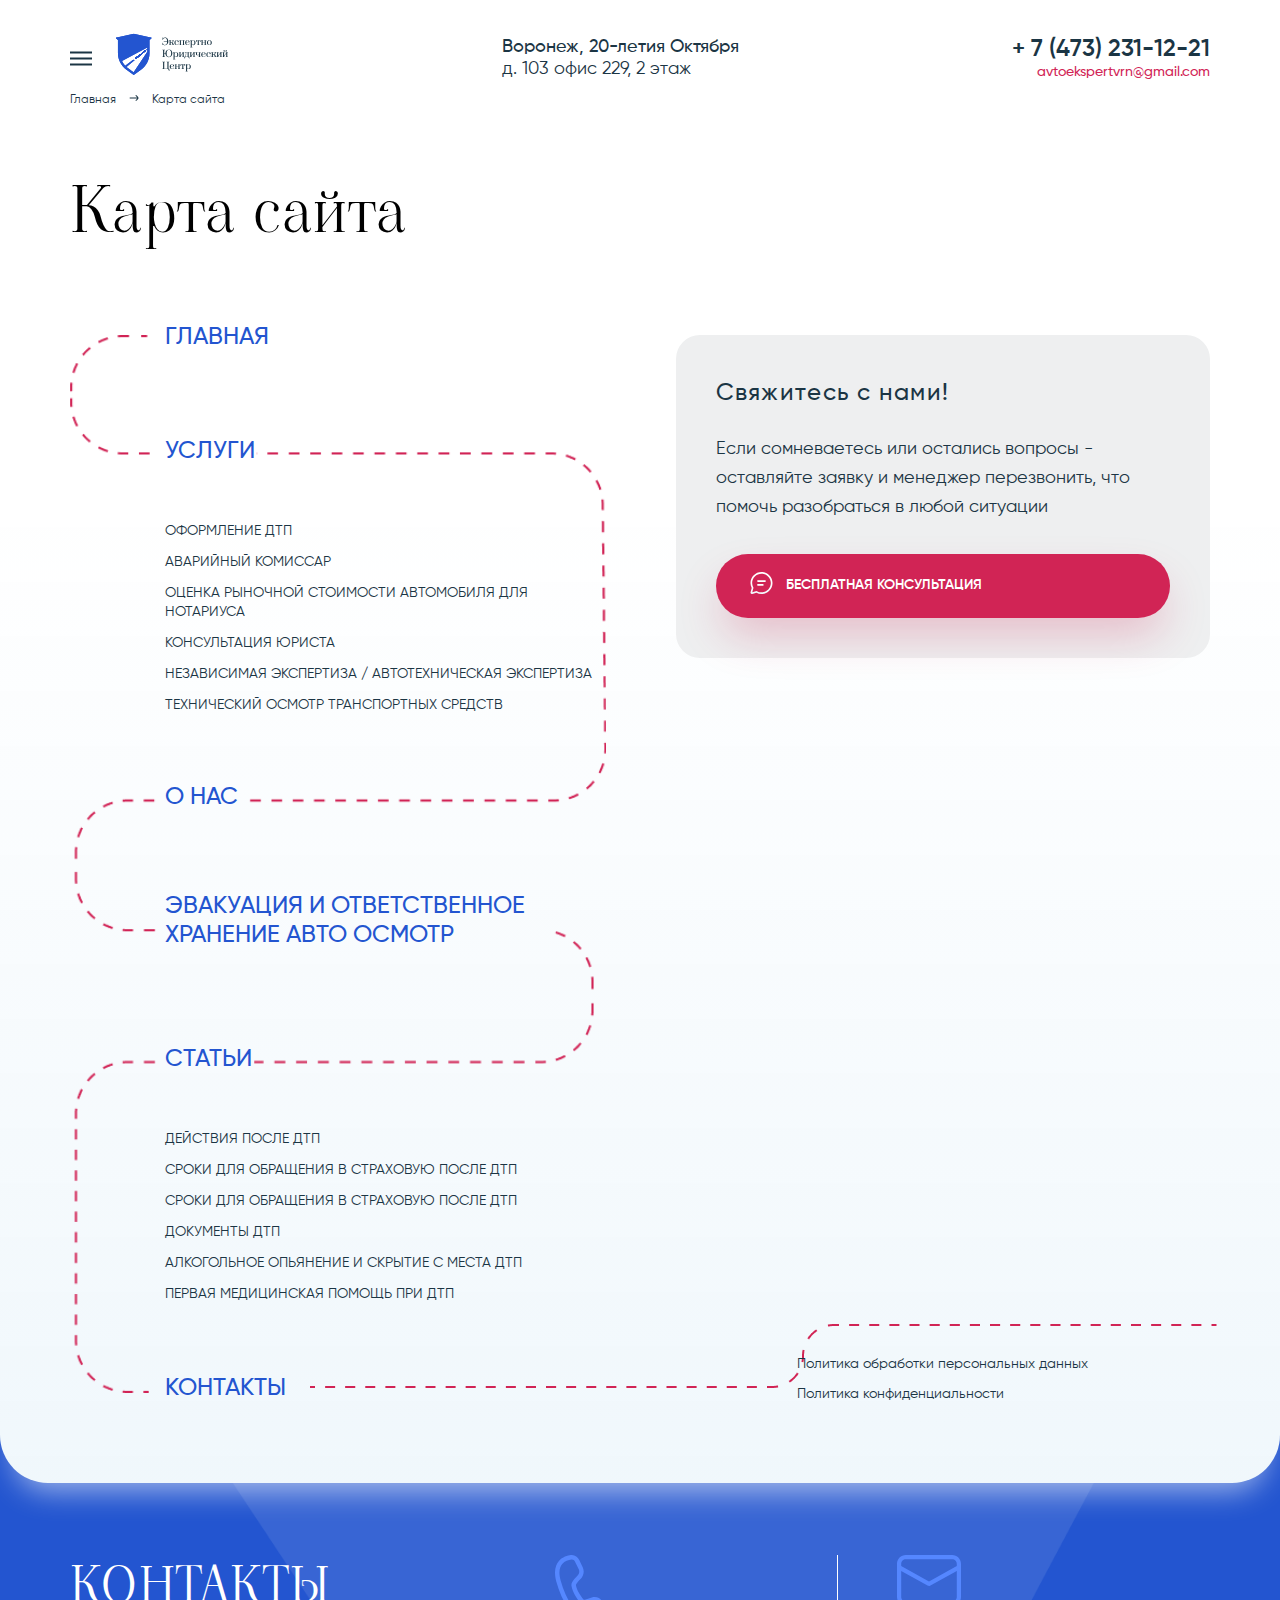
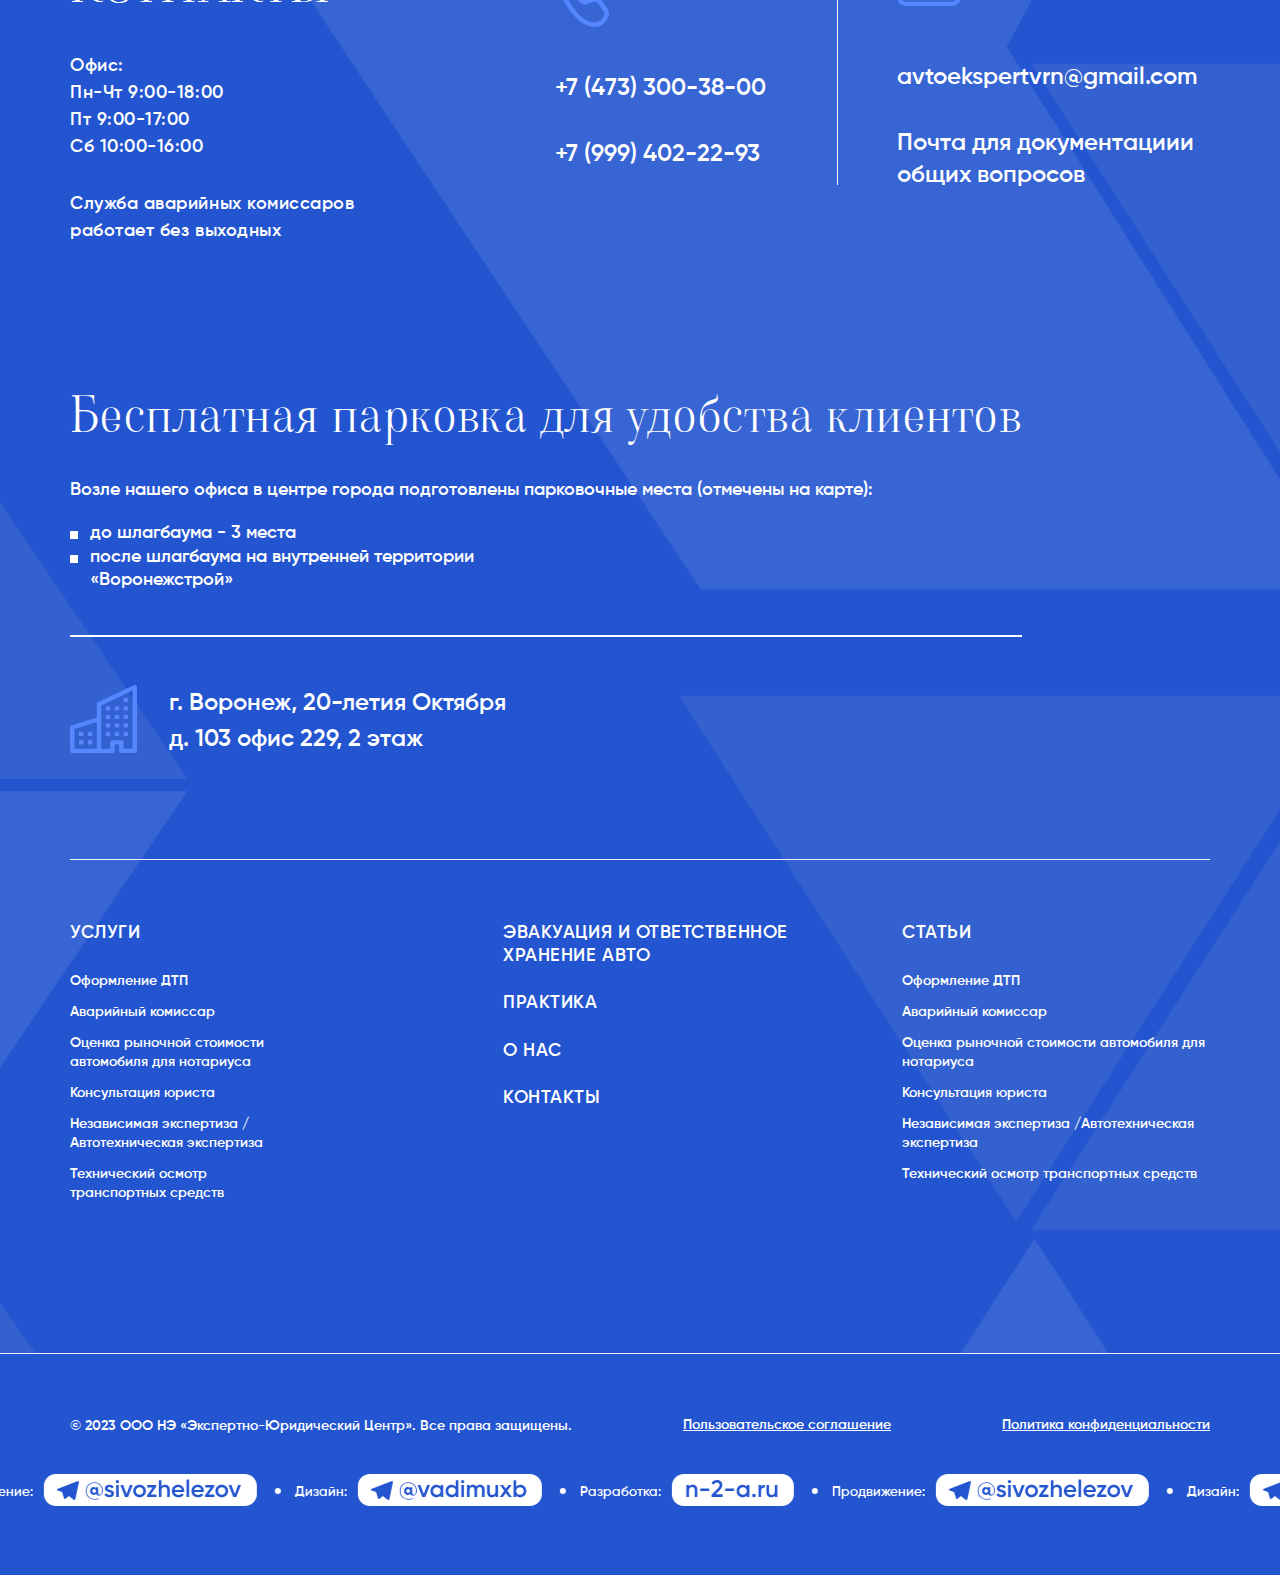
<file: site-map.html>
<!DOCTYPE html>
<html lang="ru">

<head>
    <meta charset="UTF-8">
    <meta name="viewport" content="width=device-width, initial-scale=1.0">
    <title>Карта сайта</title>
    <link rel="stylesheet" href="https://cdn.jsdelivr.net/npm/swiper@10/swiper-bundle.min.css" />
    <link rel="stylesheet" href="css/style.css">

</head>

<body>
    <header class="header">
        <div class="container">
            <div class="header__inner">
                <div class="burger">
                    <svg xmlns="http://www.w3.org/2000/svg" width="22" height="15" viewBox="0 0 22 15" fill="none">
                        <path d="M0 0.5H22V2.5H0V0.5Z" fill="#1B3544" />
                        <path d="M0 6.5H22V8.5H0V6.5Z" fill="#1B3544" />
                        <path d="M0 12.5H22V14.5H0V12.5Z" fill="#1B3544" />
                    </svg>
                </div>
                <div class="logo">
                    <img src="img/logo.svg" alt="">
                </div>
                <div class="address">
                    <div>
                        <span>Воронеж, 20-летия Октября</span>
                        <span>д. 103 офис 229, 2 этаж</span>
                    </div>
                </div>
                <div class="links">
                    <a href="tel:+74732311221">+ 7 (473) 231-12-21</a>
                    <a href="mailto:avtoekspertvrn@gmail.com">avtoekspertvrn@gmail.com</a>
                </div>
            </div>
        </div>
    </header>

    <div class="breadcrumbs">
        <div class="container">
            <ul>
                <li><a href="main.html">Главная</a></li>
                <li class="left_arrow"><a href="site-map.html">Карта сайта</a></li>
            </ul>
        </div>
    </div>

    <main class="main">
        <div class="site-map white-background bottom-radius">
            <div class="container">
                <h1 class="title">Карта сайта</h1>

                <div class="site-map-wrapper">
                    <div class="site-map-content">
                        <div class="link">
                            <a href="#">Главная</a>
                        </div>
                        <div class="link">
                            <a href="#">Услуги</a>
                            <ul>
                                <li><a href="#">Оформление ДТП</a></li>
                                <li><a href="#">Аварийный комиссар</a></li>
                                <li><a href="#">Оценка рыночной стоимости автомобиля для нотариуса</a></li>
                                <li><a href="#">Консультация юриста</a></li>
                                <li><a href="#">Независимая экспертиза / Автотехническая экспертиза</a></li>
                                <li><a href="#">Технический осмотр транспортных средств</a></li>
                            </ul>
                        </div>
                        <div class="link">
                            <a href="#">О нас</a>
                        </div>
                        <div class="link">
                            <a href="#">Эвакуация и ответственное хранение авто осмотр</a>
                        </div>
                        <div class="link">
                            <a href="#">Статьи</a>
                            <ul>
                                <li><a href="#">Действия после ДТП</a></li>
                                <li><a href="#">Сроки для обращения в страховую после ДТП</a></li>
                                <li><a href="#">Сроки для обращения в страховую после ДТП</a></li>
                                <li><a href="#">Документы ДТП</a></li>
                                <li><a href="#">Алкогольное опьянение и скрытие с места ДТП</a></li>
                                <li><a href="#">Первая медицинская помощь при ДТП</a></li>
                            </ul>
                        </div>
                        <div class="link">
                            <a href="#">Контакты</a>
                        </div>
                    </div>
                    <div class="site-map-contact-us">
                        <div class="content">
                            <span class="title">Свяжитесь с нами!</span>
                            <p>Если сомневаетесь или остались вопросы - оставляйте заявку и менеджер перезвонить, что
                                помочь разобраться в любой ситуации</p>
                            <div class="consultation__button">
                                <a href="#">
                                    <span>
                                        <svg xmlns="http://www.w3.org/2000/svg" width="26" height="26"
                                            viewBox="0 0 26 26" fill="none">
                                            <path
                                                d="M13.5 2C19.5751 2 24.5 6.92445 24.5 12.9991C24.5 19.0737 19.5751 23.9981 13.5 23.9981C11.7199 23.9981 9.99961 23.5742 8.45415 22.775L4.24575 23.949C3.51434 24.1532 2.75584 23.7259 2.5516 22.9946C2.48401 22.7525 2.48404 22.4966 2.55164 22.2548L3.72607 18.0501C2.925 16.5033 2.5 14.7812 2.5 12.9991C2.5 6.92445 7.42487 2 13.5 2ZM13.5 3.64986C8.33614 3.64986 4.15 7.83564 4.15 12.9991C4.15 14.6155 4.56005 16.1705 5.33034 17.5499L5.49604 17.8466L4.27206 22.2288L8.65731 21.0055L8.95379 21.1708C10.3321 21.9392 11.8854 22.3483 13.5 22.3483C18.6639 22.3483 22.85 18.1625 22.85 12.9991C22.85 7.83564 18.6639 3.64986 13.5 3.64986ZM9.925 14.099H14.8731C15.3287 14.099 15.6981 14.4683 15.6981 14.9239C15.6981 15.3415 15.3877 15.6867 14.985 15.7413L14.8731 15.7488H9.925C9.46937 15.7488 9.1 15.3795 9.1 14.9239C9.1 14.5063 9.41037 14.1611 9.81305 14.1065L9.925 14.099H14.8731H9.925ZM9.925 10.2493H17.0799C17.5356 10.2493 17.9049 10.6186 17.9049 11.0742C17.9049 11.4919 17.5946 11.837 17.1919 11.8916L17.0799 11.8992H9.925C9.46937 11.8992 9.1 11.5298 9.1 11.0742C9.1 10.6566 9.41037 10.3114 9.81305 10.2568L9.925 10.2493H17.0799H9.925Z"
                                                fill="white" />
                                            <path
                                                d="M13.5 2C19.5751 2 24.5 6.92445 24.5 12.9991C24.5 19.0737 19.5751 23.9981 13.5 23.9981C11.7199 23.9981 9.99961 23.5742 8.45415 22.775L4.24575 23.949C3.51434 24.1532 2.75584 23.7259 2.5516 22.9946C2.48401 22.7525 2.48404 22.4966 2.55164 22.2548L3.72607 18.0501C2.925 16.5033 2.5 14.7812 2.5 12.9991C2.5 6.92445 7.42487 2 13.5 2ZM13.5 3.64986C8.33614 3.64986 4.15 7.83564 4.15 12.9991C4.15 14.6155 4.56005 16.1705 5.33034 17.5499L5.49604 17.8466L4.27206 22.2288L8.65731 21.0055L8.95379 21.1708C10.3321 21.9392 11.8854 22.3483 13.5 22.3483C18.6639 22.3483 22.85 18.1625 22.85 12.9991C22.85 7.83564 18.6639 3.64986 13.5 3.64986ZM9.925 14.099H14.8731C15.3287 14.099 15.6981 14.4683 15.6981 14.9239C15.6981 15.3415 15.3877 15.6867 14.985 15.7413L14.8731 15.7488H9.925C9.46937 15.7488 9.1 15.3795 9.1 14.9239C9.1 14.5063 9.41037 14.1611 9.81305 14.1065L9.925 14.099H14.8731H9.925ZM9.925 10.2493H17.0799C17.5356 10.2493 17.9049 10.6186 17.9049 11.0742C17.9049 11.4919 17.5946 11.837 17.1919 11.8916L17.0799 11.8992H9.925C9.46937 11.8992 9.1 11.5298 9.1 11.0742C9.1 10.6566 9.41037 10.3114 9.81305 10.2568L9.925 10.2493H17.0799H9.925Z"
                                                fill="url(#paint0_linear_1108_1454)" fill-opacity="0.2" />
                                            <defs>
                                                <linearGradient id="paint0_linear_1108_1454" x1="13.5" y1="8.25844"
                                                    x2="13.5" y2="24" gradientUnits="userSpaceOnUse">
                                                    <stop stop-color="white" stop-opacity="0" />
                                                    <stop offset="1" stop-color="#2D94D3" stop-opacity="0.35" />
                                                </linearGradient>
                                            </defs>
                                        </svg>
                                    </span>
                                    <span class="button-text">бесплатная консультация</span>
                                </a>
                            </div>
                        </div>
                    </div>
                    <div class="privacy">
                        <a href="#">Политика обработки персональных данных</a>
                        <a href="#">Политика конфиденциальности</a>
                    </div>
                </div>
            </div>
        </div>
    </main>

    <footer class="footer">
        <div class="container">
            <div class="contacts">
                <div class="contacts__item">
                    <h2>Контакты</h2>
                    <div class="schedule">
                        <span>Офис:</span>
                        <ul>
                            <li>Пн-Чт 9:00-18:00</li>
                            <li>Пт 9:00-17:00</li>
                            <li>Сб 10:00-16:00</li>
                        </ul>
                        <span class="warning__block">
                            Служба аварийных комиссаров работает без выходных
                        </span>
                    </div>
                </div>
                <div class="contacts__item">
                    <span class="contacts__item-icon">
                        <svg xmlns="http://www.w3.org/2000/svg" width="54" height="72" viewBox="0 0 54 72" fill="none">
                            <g clip-path="url(#clip0_1108_1055)">
                                <path
                                    d="M15.9305 0.0724149C19.5955 -0.442414 22.6749 1.85463 24.1322 4.84073L27.719 12.1902C29.709 16.2678 28.5668 21.0511 25.5486 24.0622C23.7685 25.8381 21.9782 27.8676 20.9389 29.6581C20.8822 29.7557 20.8477 29.9007 20.8795 30.0777C21.8387 35.4084 25.3658 40.677 28.5113 44.4536C28.7925 44.7913 29.287 44.9571 29.7981 44.7934L36.8666 42.53C40.7752 41.2785 45.0236 42.7831 47.3437 46.2406L52.4595 53.8645C53.8473 55.9327 54.548 58.7397 53.485 61.4375C52.5355 63.8472 50.698 67.3252 47.3572 69.6362C43.8902 72.0344 39.1405 72.9454 32.9269 70.7619C25.983 68.3217 19.4223 62.1997 13.9829 54.3692C8.51106 46.492 4.00753 36.6508 1.27581 26.3898C-1.30385 16.7 0.255281 10.1804 3.92066 5.97911C7.45708 1.92568 12.5252 0.550774 15.9305 0.0724149ZM20.1562 6.87797C19.345 5.21574 17.8945 4.39408 16.5343 4.58515C13.5097 5.01002 9.72195 6.16414 7.23486 9.01484C4.87672 11.7177 3.24469 16.4773 5.56452 25.1911C8.16839 34.9719 12.4573 44.3178 17.6047 51.728C22.7845 59.1849 28.67 64.4506 34.369 66.4533C39.4447 68.237 42.7085 67.3561 44.8698 65.861C47.1574 64.2786 48.5632 61.7616 49.3629 59.7322C49.7294 58.8019 49.572 57.6011 48.7964 56.4452L43.6806 48.8213C42.4653 47.0102 40.24 46.2221 38.1926 46.8777L31.1241 49.141C29.0122 49.8172 26.6325 49.2146 25.1298 47.4104C21.8564 43.4802 17.6862 37.4529 16.5078 30.9035C16.2926 29.7076 16.4784 28.4319 17.1182 27.3296C18.4652 25.0092 20.5995 22.6422 22.4475 20.7986C24.2525 18.998 24.7638 16.3191 23.743 14.2274L20.1562 6.87797Z"
                                    fill="#5587FF" />
                            </g>
                            <defs>
                                <clipPath id="clip0_1108_1055">
                                    <rect width="54" height="72" fill="white" />
                                </clipPath>
                            </defs>
                        </svg>
                    </span>
                    <ul>
                        <li><a href="#:tel+74733003800">+7 (473) 300-38-00</a></li>
                        <li><a href="#" class="watsapp">+7 (999) 402-22-93 </a></li>
                    </ul>
                </div>
                <div class="contacts__item">
                    <span class="contacts__item-icon">
                        <svg xmlns="http://www.w3.org/2000/svg" width="64" height="51" viewBox="0 0 64 51" fill="none">
                            <g clip-path="url(#clip0_1108_1065)">
                                <path
                                    d="M55.1579 0C60.0413 0 64 3.99586 64 8.925V42.075C64 47.0041 60.0413 51 55.1579 51H8.8421C3.95875 51 0 47.0041 0 42.075V8.925C0 3.99586 3.95875 0 8.8421 0H55.1579ZM59.7895 15.8967L33.0146 30.762C32.453 31.0737 31.7857 31.1083 31.2006 30.8659L30.9854 30.762L4.21053 15.8967V42.075C4.21053 44.6569 6.28415 46.75 8.8421 46.75H55.1579C57.7158 46.75 59.7895 44.6569 59.7895 42.075V15.8967ZM55.1579 4.25H8.8421C6.28415 4.25 4.21053 6.34307 4.21053 8.925V11.0483L32 26.4748L59.7895 11.0466V8.925C59.7895 6.34307 57.7158 4.25 55.1579 4.25Z"
                                    fill="#5587FF" />
                            </g>
                            <defs>
                                <clipPath id="clip0_1108_1065">
                                    <rect width="64" height="51" fill="white" />
                                </clipPath>
                            </defs>
                        </svg>
                    </span>
                    <ul>
                        <li><a href="#mail:avtoekspertvrn@gmail.com">avtoekspertvrn@gmail.com</a></li>
                        <li class="list-text">
                            Почта для документациии общих вопросов
                        </li>
                    </ul>
                </div>

            </div>

            <div class="map__block">
                <div class="content">
                    <h3>Бесплатная парковка для удобства клиентов</h3>
                    <span class="text">Возле нашего офиса в центре города подготовлены парковочные места (отмечены на
                        карте):</span>
                    <ul>
                        <li>до шлагбаума - 3 места</li>
                        <li>после шлагбаума на внутренней территории «Воронежстрой»</li>
                    </ul>
                    <div class="line"></div>
                    <div class="address">
                        <span class="image">
                            <svg xmlns="http://www.w3.org/2000/svg" width="67" height="68" viewBox="0 0 67 68"
                                fill="none">
                                <g clip-path="url(#clip0_1108_1489)">
                                    <path fill-rule="evenodd" clip-rule="evenodd"
                                        d="M65.9414 0.318255C66.5992 0.705326 66.9996 1.38864 67 2.12452V65.875C67 67.0486 66.0001 68 64.7667 68H51.3667C50.1332 68 49.1333 67.0486 49.1333 65.875V59.4999H44.6667V65.875C44.6667 67.0486 43.6668 68 42.4333 68H2.23333C0.999897 68 0 67.0486 0 65.875V42.4998C0.000729518 41.5856 0.615968 40.7742 1.5276 40.4853L26.8 32.4697V19.1246C26.8 18.3204 27.2772 17.5852 28.0328 17.2249L63.7661 0.224754C64.4592 -0.105306 65.2825 -0.0699169 65.9414 0.318255ZM26.8 36.9493L4.46667 44.0298V63.75H26.8V36.9493ZM31.2667 63.75H40.2V57.3749C40.2 56.2013 41.1999 55.2499 42.4333 55.2499H51.3667C52.6001 55.2499 53.6 56.2013 53.6 57.3749V63.75H62.5333V5.56279L31.2667 20.4379V63.75ZM8.93333 46.7498H13.4V50.9999H8.93333V46.7498ZM17.8667 46.7498H22.3333V50.9999H17.8667V46.7498ZM8.93333 55.2499H13.4V59.4999H8.93333V55.2499ZM17.8667 55.2499H22.3333V59.4999H17.8667V55.2499ZM35.7333 38.2498H40.2V42.4998H35.7333V38.2498ZM44.6667 38.2498H49.1333V42.4998H44.6667V38.2498ZM35.7333 46.7498H40.2V50.9999H35.7333V46.7498ZM44.6667 46.7498H49.1333V50.9999H44.6667V46.7498ZM53.6 38.2498H58.0667V42.4998H53.6V38.2498ZM53.6 46.7498H58.0667V50.9999H53.6V46.7498ZM35.7333 29.7497H40.2V33.9998H35.7333V29.7497ZM44.6667 29.7497H49.1333V33.9998H44.6667V29.7497ZM53.6 29.7497H58.0667V33.9998H53.6V29.7497ZM35.7333 21.2497H40.2V25.4997H35.7333V21.2497ZM44.6667 21.2497H49.1333V25.4997H44.6667V21.2497ZM53.6 21.2497H58.0667V25.4997H53.6V21.2497ZM53.6 12.7496H58.0667V16.9996H53.6V12.7496Z"
                                        fill="#5587FF" />
                                </g>
                                <defs>
                                    <clipPath id="clip0_1108_1489">
                                        <rect width="67" height="68" fill="white" />
                                    </clipPath>
                                </defs>
                            </svg>
                        </span>
                        <span class="text">
                            г. Воронеж, 20-летия Октября д. 103 офис 229, 2 этаж
                        </span>
                    </div>
                </div>
                <div class="map">
                    <div style="position:relative;overflow:hidden;"><a
                            href="https://yandex.ru/maps/193/voronezh/?utm_medium=mapframe&utm_source=maps"
                            style="color:#eee;font-size:12px;position:absolute;top:0px;">Воронеж</a><a
                            href="https://yandex.ru/maps/193/voronezh/house/ulitsa_20_letiya_oktyabrya_103/Z0AYdw5gS0UPQFtrfXp0c3pjYg==/?ll=39.190208%2C51.652606&utm_medium=mapframe&utm_source=maps&z=17.07"
                            style="color:#eee;font-size:12px;position:absolute;top:14px;">Улица 20-летия Октября, 103 —
                            Яндекс Карты</a><iframe
                            src="https://yandex.ru/map-widget/v1/?ll=39.190208%2C51.652606&mode=search&ol=geo&ouri=ymapsbm1%3A%2F%2Fgeo%3Fdata%3DCgg1Nzg2OTcwMRJK0KDQvtGB0YHQuNGPLCDQktC-0YDQvtC90LXQtiwg0YPQu9C40YbQsCAyMC3Qu9C10YLQuNGPINCe0LrRgtGP0LHRgNGPLCAxMDMiCg3GwhxCFUWcTkI%2C&z=17.07"
                            width="100%" height="100%" frameborder="1" allowfullscreen="true"
                            style="position:relative;"></iframe></div>
                </div>
            </div>

            <div class="links__block">
                <div class="line"></div>
                <div class="link__lists">
                    <div class="list__wrapper">
                        <span class="list-title">Услуги</span>
                        <ul class="list">
                            <li><a href="#">Оформление ДТП</a></li>
                            <li><a href="#">Аварийный комиссар</a></li>
                            <li><a href="#">Оценка рыночной стоимости автомобиля для нотариуса</a></li>
                            <li><a href="#">Консультация юриста</a></li>
                            <li><a href="#">Независимая экспертиза
                                    /Автотехническая экспертиза</a></li>
                            <li><a href="#">Технический осмотр транспортных средств</a></li>
                        </ul>
                    </div>
                    <div class="list__wrapper">
                        <span class="list-link">Эвакуация и ответственное хранение авто</span>
                        <span class="list-link">Практика</span>
                        <span class="list-link">О нас</span>
                        <span class="list-link">Контакты</span>

                    </div>
                    <div class="list__wrapper">
                        <span class="list-title">Статьи</span>
                        <ul class="list">
                            <li><a href="#">Оформление ДТП</a></li>
                            <li><a href="#">Аварийный комиссар</a></li>
                            <li><a href="#">Оценка рыночной стоимости автомобиля для нотариуса</a></li>
                            <li><a href="#">Консультация юриста</a></li>
                            <li><a href="#">Независимая экспертиза
                                    /Автотехническая экспертиза</a></li>
                            <li><a href="#">Технический осмотр транспортных средств</a></li>
                        </ul>
                    </div>
                </div>
            </div>
        </div>
        <div class="footer__bottom">
            <div class="line"></div>
            <div class="links">
                <p>© 2023 ООО НЭ «Экспертно-Юридический Центр». Все права защищены.</p>
                <a href="#">Пользовательское соглашение</a>
                <a href="#">Политика конфиденциальности</a>
            </div>

            <marquee behavior="alternate" direction="right">
                <div class="ticker">
                    <div class="item">
                        <span>Разработка:</span>
                        <div class="white__block">
                            <svg xmlns="http://www.w3.org/2000/svg" width="122" height="32" viewBox="0 0 122 32"
                                fill="none">
                                <path fill-rule="evenodd" clip-rule="evenodd"
                                    d="M12 0C5.37258 0 0 5.37258 0 12V20C0 26.6274 5.37258 32 12 32H110C116.627 32 122 26.6274 122 20V12C122 5.37258 116.627 0 110 0H12ZM24.16 12.008C23.312 11.128 22.2 10.688 20.824 10.688C19.128 10.688 17.888 11.304 17.104 12.536V11H14.512V23H17.104V16.568C17.104 15.4 17.384 14.536 17.944 13.976C18.504 13.4 19.24 13.112 20.152 13.112C20.984 13.112 21.64 13.352 22.12 13.832C22.6 14.312 22.84 15 22.84 15.896V23H25.432V15.632C25.432 14.096 25.008 12.888 24.16 12.008ZM28.3909 14.456V16.952H37.2709V14.456H28.3909ZM39.6893 20.84V23H50.7533V20.336H43.7933L47.5853 16.544C49.4893 14.608 50.4413 12.784 50.4413 11.072C50.4413 9.472 49.9133 8.208 48.8573 7.28C47.8013 6.352 46.5373 5.888 45.0653 5.888C43.8973 5.888 42.8333 6.176 41.8733 6.752C40.9133 7.328 40.1693 8.176 39.6413 9.296L41.9693 10.664C42.6413 9.272 43.6813 8.576 45.0893 8.576C45.8413 8.576 46.4573 8.808 46.9373 9.272C47.4333 9.72 47.6813 10.352 47.6813 11.168C47.6813 12.208 46.9693 13.44 45.5453 14.864L39.6893 20.84ZM53.3284 14.456V16.952H62.2084V14.456H53.3284ZM77.4908 11H74.8988V12.704C73.9228 11.36 72.5228 10.688 70.6988 10.688C69.0508 10.688 67.6428 11.296 66.4748 12.512C65.3068 13.728 64.7228 15.224 64.7228 17C64.7228 18.76 65.3068 20.256 66.4748 21.488C67.6428 22.704 69.0508 23.312 70.6988 23.312C72.5228 23.312 73.9228 22.632 74.8988 21.272V23H77.4908V11ZM71.1068 20.84C70.0188 20.84 69.1148 20.48 68.3948 19.76C67.6748 19.024 67.3148 18.104 67.3148 17C67.3148 15.896 67.6748 14.984 68.3948 14.264C69.1148 13.528 70.0188 13.16 71.1068 13.16C72.1948 13.16 73.0988 13.528 73.8188 14.264C74.5388 14.984 74.8988 15.896 74.8988 17C74.8988 18.104 74.5388 19.024 73.8188 19.76C73.0988 20.48 72.1948 20.84 71.1068 20.84ZM82.072 23.288C82.568 23.288 82.992 23.112 83.344 22.76C83.696 22.408 83.872 21.984 83.872 21.488C83.872 20.992 83.696 20.568 83.344 20.216C82.992 19.864 82.568 19.688 82.072 19.688C81.56 19.688 81.128 19.864 80.776 20.216C80.44 20.568 80.272 20.992 80.272 21.488C80.272 21.984 80.448 22.408 80.8 22.76C81.152 23.112 81.576 23.288 82.072 23.288ZM92.9172 10.784C91.1092 10.784 89.8772 11.528 89.2212 13.016V11H86.6292V23H89.2212V16.952C89.2212 15.72 89.5892 14.84 90.3252 14.312C91.0612 13.768 91.9252 13.528 92.9172 13.592V10.784ZM105.512 11H102.92V17.432C102.92 18.6 102.64 19.472 102.08 20.048C101.52 20.608 100.784 20.888 99.8723 20.888C99.0403 20.888 98.3843 20.648 97.9043 20.168C97.4243 19.688 97.1843 19 97.1843 18.104V11H94.5923V18.368C94.5923 19.904 95.0163 21.112 95.8643 21.992C96.7123 22.872 97.8243 23.312 99.2003 23.312C100.896 23.312 102.136 22.696 102.92 21.464V23H105.512V11Z"
                                    fill="white" />
                            </svg>
                        </div>
                    </div>
                    <div class="item">
                        <span>Продвижение:</span>
                        <div class="white__block">
                            <svg xmlns="http://www.w3.org/2000/svg" width="213" height="32" viewBox="0 0 213 32"
                                fill="none">
                                <path fill-rule="evenodd" clip-rule="evenodd"
                                    d="M0 12C0 5.37258 5.37258 0 12 0H201C207.627 0 213 5.37258 213 12V20C213 26.6274 207.627 32 201 32H12C5.37258 32 0 26.6274 0 20V12ZM50.576 8.312C52.272 8.312 53.776 8.728 55.088 9.56C56.4 10.376 57.376 11.4 58.016 12.632C58.656 13.864 58.976 15.16 58.976 16.52C58.976 18.2 58.624 19.48 57.92 20.36C57.216 21.24 56.336 21.68 55.28 21.68C53.696 21.68 52.696 21.024 52.28 19.712C51.672 20.496 50.848 20.888 49.808 20.888C48.752 20.888 47.88 20.52 47.192 19.784C46.504 19.032 46.16 18.104 46.16 17C46.16 15.88 46.504 14.952 47.192 14.216C47.88 13.464 48.752 13.088 49.808 13.088C50.736 13.088 51.504 13.408 52.112 14.048V13.328H54.32V18.752C54.32 20.048 54.808 20.696 55.784 20.696C56.472 20.696 57.032 20.352 57.464 19.664C57.912 18.96 58.136 17.912 58.136 16.52C58.136 14.408 57.408 12.64 55.952 11.216C54.512 9.792 52.72 9.08 50.576 9.08C48.384 9.08 46.52 9.84 44.984 11.36C43.448 12.88 42.68 14.76 42.68 17C42.68 19.288 43.464 21.184 45.032 22.688C46.616 24.176 48.608 24.92 51.008 24.92C52.528 24.92 53.864 24.712 55.016 24.296V25.112C53.832 25.496 52.496 25.688 51.008 25.688C48.384 25.688 46.2 24.864 44.456 23.216C42.712 21.584 41.84 19.512 41.84 17C41.84 14.584 42.672 12.536 44.336 10.856C46.016 9.16 48.096 8.312 50.576 8.312ZM50.264 18.872C50.792 18.872 51.232 18.704 51.584 18.368C51.936 18.016 52.112 17.56 52.112 17C52.112 16.44 51.936 15.984 51.584 15.632C51.232 15.28 50.792 15.104 50.264 15.104C49.72 15.104 49.272 15.28 48.92 15.632C48.568 15.984 48.392 16.44 48.392 17C48.392 17.56 48.568 18.016 48.92 18.368C49.272 18.704 49.72 18.872 50.264 18.872ZM63.6603 14.312C63.6603 14.712 63.8763 15.032 64.3083 15.272C64.7563 15.496 65.2923 15.696 65.9163 15.872C66.5563 16.032 67.1963 16.224 67.8363 16.448C68.4763 16.672 69.0123 17.056 69.4443 17.6C69.8923 18.128 70.1163 18.8 70.1163 19.616C70.1163 20.768 69.6683 21.672 68.7723 22.328C67.8923 22.984 66.7803 23.312 65.4363 23.312C64.2523 23.312 63.2363 23.064 62.3883 22.568C61.5403 22.072 60.9243 21.384 60.5403 20.504L62.7723 19.208C63.1883 20.36 64.0763 20.936 65.4363 20.936C66.7963 20.936 67.4763 20.488 67.4763 19.592C67.4763 19.208 67.2523 18.896 66.8043 18.656C66.3723 18.416 65.8363 18.216 65.1963 18.056C64.5723 17.88 63.9403 17.68 63.3003 17.456C62.6603 17.232 62.1163 16.864 61.6683 16.352C61.2363 15.824 61.0203 15.16 61.0203 14.36C61.0203 13.256 61.4363 12.368 62.2683 11.696C63.1163 11.024 64.1643 10.688 65.4123 10.688C66.4043 10.688 67.2843 10.912 68.0523 11.36C68.8363 11.792 69.4363 12.4 69.8523 13.184L67.6683 14.408C67.2523 13.496 66.5003 13.04 65.4123 13.04C64.9163 13.04 64.5003 13.152 64.1643 13.376C63.8283 13.584 63.6603 13.896 63.6603 14.312ZM74.7022 8.72C74.3822 9.04 73.9982 9.2 73.5502 9.2C73.1022 9.2 72.7102 9.04 72.3742 8.72C72.0542 8.384 71.8942 7.992 71.8942 7.544C71.8942 7.096 72.0542 6.712 72.3742 6.392C72.6942 6.056 73.0862 5.888 73.5502 5.888C74.0142 5.888 74.4062 6.056 74.7262 6.392C75.0462 6.712 75.2062 7.096 75.2062 7.544C75.2062 7.992 75.0382 8.384 74.7022 8.72ZM85.9918 11H88.8238L84.1438 23H81.1438L76.4638 11H79.2958L82.6557 20.12L85.9918 11ZM95.6604 23.312C93.9004 23.312 92.4044 22.704 91.1724 21.488C89.9404 20.272 89.3244 18.776 89.3244 17C89.3244 15.224 89.9404 13.728 91.1724 12.512C92.4044 11.296 93.9004 10.688 95.6604 10.688C97.4364 10.688 98.9324 11.296 100.148 12.512C101.38 13.728 101.996 15.224 101.996 17C101.996 18.776 101.38 20.272 100.148 21.488C98.9324 22.704 97.4364 23.312 95.6604 23.312ZM92.9964 19.712C93.7164 20.432 94.6044 20.792 95.6604 20.792C96.7164 20.792 97.6044 20.432 98.3244 19.712C99.0444 18.992 99.4044 18.088 99.4044 17C99.4044 15.912 99.0444 15.008 98.3244 14.288C97.6044 13.568 96.7164 13.208 95.6604 13.208C94.6044 13.208 93.7164 13.568 92.9964 14.288C92.2764 15.008 91.9164 15.912 91.9164 17C91.9164 18.088 92.2764 18.992 92.9964 19.712ZM106.71 20.552H112.542V23H103.182V21.272L108.798 13.448H103.422V11H112.302V12.728L106.71 20.552ZM121.269 10.688C122.645 10.688 123.757 11.128 124.605 12.008C125.453 12.888 125.877 14.096 125.877 15.632V23H123.285V15.896C123.285 15 123.045 14.312 122.565 13.832C122.085 13.352 121.429 13.112 120.597 13.112C119.685 13.112 118.949 13.4 118.389 13.976C117.829 14.536 117.549 15.4 117.549 16.568V23H114.957V6.2H117.549V12.536C118.333 11.304 119.573 10.688 121.269 10.688ZM130.708 18.104C130.9 19.016 131.34 19.72 132.028 20.216C132.716 20.696 133.556 20.936 134.548 20.936C135.924 20.936 136.956 20.44 137.644 19.448L139.78 20.696C138.596 22.44 136.844 23.312 134.524 23.312C132.572 23.312 130.996 22.72 129.796 21.536C128.596 20.336 127.996 18.824 127.996 17C127.996 15.208 128.588 13.712 129.772 12.512C130.956 11.296 132.476 10.688 134.332 10.688C136.092 10.688 137.532 11.304 138.652 12.536C139.788 13.768 140.356 15.264 140.356 17.024C140.356 17.296 140.324 17.656 140.26 18.104H130.708ZM72.2542 11H74.8462V23H72.2542V11ZM130.684 15.992H137.74C137.564 15.016 137.156 14.28 136.516 13.784C135.892 13.288 135.156 13.04 134.308 13.04C133.348 13.04 132.548 13.304 131.908 13.832C131.268 14.36 130.86 15.08 130.684 15.992ZM142.637 23V5.48H145.229V23H142.637ZM150.279 18.104C150.471 19.016 150.911 19.72 151.599 20.216C152.287 20.696 153.127 20.936 154.119 20.936C155.495 20.936 156.527 20.44 157.215 19.448L159.351 20.696C158.167 22.44 156.415 23.312 154.095 23.312C152.143 23.312 150.567 22.72 149.367 21.536C148.167 20.336 147.567 18.824 147.567 17C147.567 15.208 148.159 13.712 149.343 12.512C150.527 11.296 152.047 10.688 153.903 10.688C155.663 10.688 157.103 11.304 158.223 12.536C159.359 13.768 159.927 15.264 159.927 17.024C159.927 17.296 159.895 17.656 159.831 18.104H150.279ZM150.255 15.992H157.311C157.135 15.016 156.727 14.28 156.087 13.784C155.463 13.288 154.727 13.04 153.879 13.04C152.919 13.04 152.119 13.304 151.479 13.832C150.839 14.36 150.431 15.08 150.255 15.992ZM164.694 20.552H170.526V23H161.166V21.272L166.782 13.448H161.406V11H170.286V12.728L164.694 20.552ZM177.879 23.312C176.119 23.312 174.623 22.704 173.391 21.488C172.159 20.272 171.543 18.776 171.543 17C171.543 15.224 172.159 13.728 173.391 12.512C174.623 11.296 176.119 10.688 177.879 10.688C179.655 10.688 181.151 11.296 182.367 12.512C183.599 13.728 184.215 15.224 184.215 17C184.215 18.776 183.599 20.272 182.367 21.488C181.151 22.704 179.655 23.312 177.879 23.312ZM175.215 19.712C175.935 20.432 176.823 20.792 177.879 20.792C178.935 20.792 179.823 20.432 180.543 19.712C181.263 18.992 181.623 18.088 181.623 17C181.623 15.912 181.263 15.008 180.543 14.288C179.823 13.568 178.935 13.208 177.879 13.208C176.823 13.208 175.935 13.568 175.215 14.288C174.495 15.008 174.135 15.912 174.135 17C174.135 18.088 174.495 18.992 175.215 19.712ZM194.226 11H197.058L192.378 23H189.378L184.698 11H187.53L190.89 20.12L194.226 11ZM20.1979 24.4504C20.3091 24.8388 20.3553 25 20.9091 25L21.0097 24.8693L21 25C21.5306 25 21.7731 24.7878 22.0662 24.5313L22.0909 24.5097L24.9118 22.044L29.7717 25.7412C30.7021 26.2698 31.3736 25.9961 31.6053 24.8518L34.924 8.7485C35.2638 7.34581 34.4048 6.70962 33.5147 7.12569L14.0272 14.863C12.697 15.4124 12.7048 16.1766 13.7847 16.5171L18.1815 17.9301L20.0786 24.0749C20.1314 24.2184 20.1671 24.3431 20.1979 24.4504ZM24.3407 21.6096L23.8231 21.2158L23.7616 21.2957L24.3407 21.6096Z"
                                    fill="white" />
                            </svg>
                        </div>
                    </div>
                    <div class="item">
                        <span>Дизайн:</span>
                        <div class="white__block">
                            <svg xmlns="http://www.w3.org/2000/svg" width="184" height="32" viewBox="0 0 184 32"
                                fill="none">
                                <path fill-rule="evenodd" clip-rule="evenodd"
                                    d="M0 12C0 5.37258 5.37258 0 12 0H172C178.627 0 184 5.37258 184 12V20C184 26.6274 178.627 32 172 32H12C5.37258 32 0 26.6274 0 20V12ZM50.576 8.312C52.272 8.312 53.776 8.728 55.088 9.56C56.4 10.376 57.376 11.4 58.016 12.632C58.656 13.864 58.976 15.16 58.976 16.52C58.976 18.2 58.624 19.48 57.92 20.36C57.216 21.24 56.336 21.68 55.28 21.68C53.696 21.68 52.696 21.024 52.28 19.712C51.672 20.496 50.848 20.888 49.808 20.888C48.752 20.888 47.88 20.52 47.192 19.784C46.504 19.032 46.16 18.104 46.16 17C46.16 15.88 46.504 14.952 47.192 14.216C47.88 13.464 48.752 13.088 49.808 13.088C50.736 13.088 51.504 13.408 52.112 14.048V13.328H54.32V18.752C54.32 20.048 54.808 20.696 55.784 20.696C56.472 20.696 57.032 20.352 57.464 19.664C57.912 18.96 58.136 17.912 58.136 16.52C58.136 14.408 57.408 12.64 55.952 11.216C54.512 9.792 52.72 9.08 50.576 9.08C48.384 9.08 46.52 9.84 44.984 11.36C43.448 12.88 42.68 14.76 42.68 17C42.68 19.288 43.464 21.184 45.032 22.688C46.616 24.176 48.608 24.92 51.008 24.92C52.528 24.92 53.864 24.712 55.016 24.296V25.112C53.832 25.496 52.496 25.688 51.008 25.688C48.384 25.688 46.2 24.864 44.456 23.216C42.712 21.584 41.84 19.512 41.84 17C41.84 14.584 42.672 12.536 44.336 10.856C46.016 9.16 48.096 8.312 50.576 8.312ZM50.264 18.872C50.792 18.872 51.232 18.704 51.584 18.368C51.936 18.016 52.112 17.56 52.112 17C52.112 16.44 51.936 15.984 51.584 15.632C51.232 15.28 50.792 15.104 50.264 15.104C49.72 15.104 49.272 15.28 48.92 15.632C48.568 15.984 48.392 16.44 48.392 17C48.392 17.56 48.568 18.016 48.92 18.368C49.272 18.704 49.72 18.872 50.264 18.872ZM69.2339 11H72.0659L67.3859 23H64.3859L59.7059 11H62.5379L65.8979 20.12L69.2339 11ZM82.7426 11H85.3346V23H82.7426V21.272C81.7666 22.632 80.3666 23.312 78.5426 23.312C76.8946 23.312 75.4866 22.704 74.3186 21.488C73.1506 20.256 72.5666 18.76 72.5666 17C72.5666 15.224 73.1506 13.728 74.3186 12.512C75.4866 11.296 76.8946 10.688 78.5426 10.688C80.3666 10.688 81.7666 11.36 82.7426 12.704V11ZM76.2386 19.76C76.9586 20.48 77.8626 20.84 78.9506 20.84C80.0386 20.84 80.9426 20.48 81.6626 19.76C82.3826 19.024 82.7426 18.104 82.7426 17C82.7426 15.896 82.3826 14.984 81.6626 14.264C80.9426 13.528 80.0386 13.16 78.9506 13.16C77.8626 13.16 76.9586 13.528 76.2386 14.264C75.5186 14.984 75.1586 15.896 75.1586 17C75.1586 18.104 75.5186 19.024 76.2386 19.76ZM97.8597 6.2H100.452V23H97.8597V21.272C96.8838 22.632 95.4837 23.312 93.6598 23.312C92.0117 23.312 90.6038 22.704 89.4358 21.488C88.2678 20.256 87.6837 18.76 87.6837 17C87.6837 15.224 88.2678 13.728 89.4358 12.512C90.6038 11.296 92.0117 10.688 93.6598 10.688C95.4837 10.688 96.8838 11.36 97.8597 12.704V6.2ZM91.3558 19.76C92.0758 20.48 92.9798 20.84 94.0677 20.84C95.1558 20.84 96.0598 20.48 96.7798 19.76C97.4997 19.024 97.8597 18.104 97.8597 17C97.8597 15.896 97.4997 14.984 96.7798 14.264C96.0598 13.528 95.1558 13.16 94.0677 13.16C92.9798 13.16 92.0758 13.528 91.3558 14.264C90.6357 14.984 90.2757 15.896 90.2757 17C90.2757 18.104 90.6357 19.024 91.3558 19.76ZM105.921 8.72C105.601 9.04 105.217 9.2 104.769 9.2C104.321 9.2 103.929 9.04 103.593 8.72C103.273 8.384 103.113 7.992 103.113 7.544C103.113 7.096 103.273 6.712 103.593 6.392C103.913 6.056 104.305 5.888 104.769 5.888C105.233 5.888 105.625 6.056 105.945 6.392C106.265 6.712 106.425 7.096 106.425 7.544C106.425 7.992 106.257 8.384 105.921 8.72ZM122.178 10.688C123.538 10.688 124.634 11.128 125.466 12.008C126.299 12.888 126.715 14.072 126.715 15.56V23H124.122V15.728C124.122 14.896 123.915 14.256 123.499 13.808C123.083 13.344 122.515 13.112 121.795 13.112C120.994 13.112 120.354 13.376 119.874 13.904C119.41 14.432 119.178 15.224 119.178 16.28V23H116.587V15.728C116.587 14.896 116.386 14.256 115.987 13.808C115.603 13.344 115.05 13.112 114.33 13.112C113.547 13.112 112.907 13.384 112.41 13.928C111.914 14.456 111.667 15.24 111.667 16.28V23H109.075V11H111.667V12.44C112.435 11.272 113.578 10.688 115.099 10.688C116.634 10.688 117.771 11.32 118.507 12.584C119.307 11.32 120.531 10.688 122.178 10.688ZM137.577 11H140.169V23H137.577V21.464C136.793 22.696 135.553 23.312 133.857 23.312C132.481 23.312 131.369 22.872 130.521 21.992C129.673 21.112 129.249 19.904 129.249 18.368V11H131.841V18.104C131.841 19 132.081 19.688 132.561 20.168C133.041 20.648 133.697 20.888 134.529 20.888C135.441 20.888 136.177 20.608 136.737 20.048C137.297 19.472 137.577 18.6 137.577 17.432V11ZM153.928 23H150.928L147.952 18.896L144.952 23H141.928L146.439 16.832L142.167 11H145.167L147.928 14.792L150.688 11H153.712L149.439 16.856L153.928 23ZM162.46 10.688C164.108 10.688 165.516 11.296 166.684 12.512C167.852 13.728 168.436 15.224 168.436 17C168.436 18.76 167.852 20.256 166.684 21.488C165.516 22.704 164.108 23.312 162.46 23.312C160.636 23.312 159.236 22.632 158.26 21.272V23H155.668V6.2H158.26V12.704C159.236 11.36 160.636 10.688 162.46 10.688ZM159.34 19.76C160.06 20.48 160.964 20.84 162.052 20.84C163.14 20.84 164.044 20.48 164.764 19.76C165.484 19.024 165.844 18.104 165.844 17C165.844 15.896 165.484 14.984 164.764 14.264C164.044 13.528 163.14 13.16 162.052 13.16C160.964 13.16 160.06 13.528 159.34 14.264C158.62 14.984 158.26 15.896 158.26 17C158.26 18.104 158.62 19.024 159.34 19.76ZM20.1979 24.4504C20.3091 24.8388 20.3553 25 20.9091 25L21.0097 24.8693L21 25C21.5306 25 21.7731 24.7878 22.0662 24.5313L22.0909 24.5097L24.9118 22.044L29.7717 25.7412C30.7021 26.2698 31.3736 25.9961 31.6053 24.8518L34.924 8.7485C35.2638 7.34581 34.4048 6.70962 33.5147 7.12569L14.0272 14.863C12.697 15.4124 12.7048 16.1766 13.7847 16.5171L18.1815 17.9301L20.0786 24.0749C20.1314 24.2184 20.1671 24.3431 20.1979 24.4504ZM24.3407 21.6096L23.8231 21.2158L23.7616 21.2957L24.3407 21.6096ZM103.473 11H106.065V23H103.473V11Z"
                                    fill="white" />
                            </svg>
                        </div>
                    </div>
                    <div class="item">
                        <span>Разработка:</span>
                        <div class="white__block">
                            <svg xmlns="http://www.w3.org/2000/svg" width="122" height="32" viewBox="0 0 122 32"
                                fill="none">
                                <path fill-rule="evenodd" clip-rule="evenodd"
                                    d="M12 0C5.37258 0 0 5.37258 0 12V20C0 26.6274 5.37258 32 12 32H110C116.627 32 122 26.6274 122 20V12C122 5.37258 116.627 0 110 0H12ZM24.16 12.008C23.312 11.128 22.2 10.688 20.824 10.688C19.128 10.688 17.888 11.304 17.104 12.536V11H14.512V23H17.104V16.568C17.104 15.4 17.384 14.536 17.944 13.976C18.504 13.4 19.24 13.112 20.152 13.112C20.984 13.112 21.64 13.352 22.12 13.832C22.6 14.312 22.84 15 22.84 15.896V23H25.432V15.632C25.432 14.096 25.008 12.888 24.16 12.008ZM28.3909 14.456V16.952H37.2709V14.456H28.3909ZM39.6893 20.84V23H50.7533V20.336H43.7933L47.5853 16.544C49.4893 14.608 50.4413 12.784 50.4413 11.072C50.4413 9.472 49.9133 8.208 48.8573 7.28C47.8013 6.352 46.5373 5.888 45.0653 5.888C43.8973 5.888 42.8333 6.176 41.8733 6.752C40.9133 7.328 40.1693 8.176 39.6413 9.296L41.9693 10.664C42.6413 9.272 43.6813 8.576 45.0893 8.576C45.8413 8.576 46.4573 8.808 46.9373 9.272C47.4333 9.72 47.6813 10.352 47.6813 11.168C47.6813 12.208 46.9693 13.44 45.5453 14.864L39.6893 20.84ZM53.3284 14.456V16.952H62.2084V14.456H53.3284ZM77.4908 11H74.8988V12.704C73.9228 11.36 72.5228 10.688 70.6988 10.688C69.0508 10.688 67.6428 11.296 66.4748 12.512C65.3068 13.728 64.7228 15.224 64.7228 17C64.7228 18.76 65.3068 20.256 66.4748 21.488C67.6428 22.704 69.0508 23.312 70.6988 23.312C72.5228 23.312 73.9228 22.632 74.8988 21.272V23H77.4908V11ZM71.1068 20.84C70.0188 20.84 69.1148 20.48 68.3948 19.76C67.6748 19.024 67.3148 18.104 67.3148 17C67.3148 15.896 67.6748 14.984 68.3948 14.264C69.1148 13.528 70.0188 13.16 71.1068 13.16C72.1948 13.16 73.0988 13.528 73.8188 14.264C74.5388 14.984 74.8988 15.896 74.8988 17C74.8988 18.104 74.5388 19.024 73.8188 19.76C73.0988 20.48 72.1948 20.84 71.1068 20.84ZM82.072 23.288C82.568 23.288 82.992 23.112 83.344 22.76C83.696 22.408 83.872 21.984 83.872 21.488C83.872 20.992 83.696 20.568 83.344 20.216C82.992 19.864 82.568 19.688 82.072 19.688C81.56 19.688 81.128 19.864 80.776 20.216C80.44 20.568 80.272 20.992 80.272 21.488C80.272 21.984 80.448 22.408 80.8 22.76C81.152 23.112 81.576 23.288 82.072 23.288ZM92.9172 10.784C91.1092 10.784 89.8772 11.528 89.2212 13.016V11H86.6292V23H89.2212V16.952C89.2212 15.72 89.5892 14.84 90.3252 14.312C91.0612 13.768 91.9252 13.528 92.9172 13.592V10.784ZM105.512 11H102.92V17.432C102.92 18.6 102.64 19.472 102.08 20.048C101.52 20.608 100.784 20.888 99.8723 20.888C99.0403 20.888 98.3843 20.648 97.9043 20.168C97.4243 19.688 97.1843 19 97.1843 18.104V11H94.5923V18.368C94.5923 19.904 95.0163 21.112 95.8643 21.992C96.7123 22.872 97.8243 23.312 99.2003 23.312C100.896 23.312 102.136 22.696 102.92 21.464V23H105.512V11Z"
                                    fill="white" />
                            </svg>
                        </div>
                    </div>
                    <div class="item">
                        <span>Продвижение:</span>
                        <div class="white__block">
                            <svg xmlns="http://www.w3.org/2000/svg" width="213" height="32" viewBox="0 0 213 32"
                                fill="none">
                                <path fill-rule="evenodd" clip-rule="evenodd"
                                    d="M0 12C0 5.37258 5.37258 0 12 0H201C207.627 0 213 5.37258 213 12V20C213 26.6274 207.627 32 201 32H12C5.37258 32 0 26.6274 0 20V12ZM50.576 8.312C52.272 8.312 53.776 8.728 55.088 9.56C56.4 10.376 57.376 11.4 58.016 12.632C58.656 13.864 58.976 15.16 58.976 16.52C58.976 18.2 58.624 19.48 57.92 20.36C57.216 21.24 56.336 21.68 55.28 21.68C53.696 21.68 52.696 21.024 52.28 19.712C51.672 20.496 50.848 20.888 49.808 20.888C48.752 20.888 47.88 20.52 47.192 19.784C46.504 19.032 46.16 18.104 46.16 17C46.16 15.88 46.504 14.952 47.192 14.216C47.88 13.464 48.752 13.088 49.808 13.088C50.736 13.088 51.504 13.408 52.112 14.048V13.328H54.32V18.752C54.32 20.048 54.808 20.696 55.784 20.696C56.472 20.696 57.032 20.352 57.464 19.664C57.912 18.96 58.136 17.912 58.136 16.52C58.136 14.408 57.408 12.64 55.952 11.216C54.512 9.792 52.72 9.08 50.576 9.08C48.384 9.08 46.52 9.84 44.984 11.36C43.448 12.88 42.68 14.76 42.68 17C42.68 19.288 43.464 21.184 45.032 22.688C46.616 24.176 48.608 24.92 51.008 24.92C52.528 24.92 53.864 24.712 55.016 24.296V25.112C53.832 25.496 52.496 25.688 51.008 25.688C48.384 25.688 46.2 24.864 44.456 23.216C42.712 21.584 41.84 19.512 41.84 17C41.84 14.584 42.672 12.536 44.336 10.856C46.016 9.16 48.096 8.312 50.576 8.312ZM50.264 18.872C50.792 18.872 51.232 18.704 51.584 18.368C51.936 18.016 52.112 17.56 52.112 17C52.112 16.44 51.936 15.984 51.584 15.632C51.232 15.28 50.792 15.104 50.264 15.104C49.72 15.104 49.272 15.28 48.92 15.632C48.568 15.984 48.392 16.44 48.392 17C48.392 17.56 48.568 18.016 48.92 18.368C49.272 18.704 49.72 18.872 50.264 18.872ZM63.6603 14.312C63.6603 14.712 63.8763 15.032 64.3083 15.272C64.7563 15.496 65.2923 15.696 65.9163 15.872C66.5563 16.032 67.1963 16.224 67.8363 16.448C68.4763 16.672 69.0123 17.056 69.4443 17.6C69.8923 18.128 70.1163 18.8 70.1163 19.616C70.1163 20.768 69.6683 21.672 68.7723 22.328C67.8923 22.984 66.7803 23.312 65.4363 23.312C64.2523 23.312 63.2363 23.064 62.3883 22.568C61.5403 22.072 60.9243 21.384 60.5403 20.504L62.7723 19.208C63.1883 20.36 64.0763 20.936 65.4363 20.936C66.7963 20.936 67.4763 20.488 67.4763 19.592C67.4763 19.208 67.2523 18.896 66.8043 18.656C66.3723 18.416 65.8363 18.216 65.1963 18.056C64.5723 17.88 63.9403 17.68 63.3003 17.456C62.6603 17.232 62.1163 16.864 61.6683 16.352C61.2363 15.824 61.0203 15.16 61.0203 14.36C61.0203 13.256 61.4363 12.368 62.2683 11.696C63.1163 11.024 64.1643 10.688 65.4123 10.688C66.4043 10.688 67.2843 10.912 68.0523 11.36C68.8363 11.792 69.4363 12.4 69.8523 13.184L67.6683 14.408C67.2523 13.496 66.5003 13.04 65.4123 13.04C64.9163 13.04 64.5003 13.152 64.1643 13.376C63.8283 13.584 63.6603 13.896 63.6603 14.312ZM74.7022 8.72C74.3822 9.04 73.9982 9.2 73.5502 9.2C73.1022 9.2 72.7102 9.04 72.3742 8.72C72.0542 8.384 71.8942 7.992 71.8942 7.544C71.8942 7.096 72.0542 6.712 72.3742 6.392C72.6942 6.056 73.0862 5.888 73.5502 5.888C74.0142 5.888 74.4062 6.056 74.7262 6.392C75.0462 6.712 75.2062 7.096 75.2062 7.544C75.2062 7.992 75.0382 8.384 74.7022 8.72ZM85.9918 11H88.8238L84.1438 23H81.1438L76.4638 11H79.2958L82.6557 20.12L85.9918 11ZM95.6604 23.312C93.9004 23.312 92.4044 22.704 91.1724 21.488C89.9404 20.272 89.3244 18.776 89.3244 17C89.3244 15.224 89.9404 13.728 91.1724 12.512C92.4044 11.296 93.9004 10.688 95.6604 10.688C97.4364 10.688 98.9324 11.296 100.148 12.512C101.38 13.728 101.996 15.224 101.996 17C101.996 18.776 101.38 20.272 100.148 21.488C98.9324 22.704 97.4364 23.312 95.6604 23.312ZM92.9964 19.712C93.7164 20.432 94.6044 20.792 95.6604 20.792C96.7164 20.792 97.6044 20.432 98.3244 19.712C99.0444 18.992 99.4044 18.088 99.4044 17C99.4044 15.912 99.0444 15.008 98.3244 14.288C97.6044 13.568 96.7164 13.208 95.6604 13.208C94.6044 13.208 93.7164 13.568 92.9964 14.288C92.2764 15.008 91.9164 15.912 91.9164 17C91.9164 18.088 92.2764 18.992 92.9964 19.712ZM106.71 20.552H112.542V23H103.182V21.272L108.798 13.448H103.422V11H112.302V12.728L106.71 20.552ZM121.269 10.688C122.645 10.688 123.757 11.128 124.605 12.008C125.453 12.888 125.877 14.096 125.877 15.632V23H123.285V15.896C123.285 15 123.045 14.312 122.565 13.832C122.085 13.352 121.429 13.112 120.597 13.112C119.685 13.112 118.949 13.4 118.389 13.976C117.829 14.536 117.549 15.4 117.549 16.568V23H114.957V6.2H117.549V12.536C118.333 11.304 119.573 10.688 121.269 10.688ZM130.708 18.104C130.9 19.016 131.34 19.72 132.028 20.216C132.716 20.696 133.556 20.936 134.548 20.936C135.924 20.936 136.956 20.44 137.644 19.448L139.78 20.696C138.596 22.44 136.844 23.312 134.524 23.312C132.572 23.312 130.996 22.72 129.796 21.536C128.596 20.336 127.996 18.824 127.996 17C127.996 15.208 128.588 13.712 129.772 12.512C130.956 11.296 132.476 10.688 134.332 10.688C136.092 10.688 137.532 11.304 138.652 12.536C139.788 13.768 140.356 15.264 140.356 17.024C140.356 17.296 140.324 17.656 140.26 18.104H130.708ZM72.2542 11H74.8462V23H72.2542V11ZM130.684 15.992H137.74C137.564 15.016 137.156 14.28 136.516 13.784C135.892 13.288 135.156 13.04 134.308 13.04C133.348 13.04 132.548 13.304 131.908 13.832C131.268 14.36 130.86 15.08 130.684 15.992ZM142.637 23V5.48H145.229V23H142.637ZM150.279 18.104C150.471 19.016 150.911 19.72 151.599 20.216C152.287 20.696 153.127 20.936 154.119 20.936C155.495 20.936 156.527 20.44 157.215 19.448L159.351 20.696C158.167 22.44 156.415 23.312 154.095 23.312C152.143 23.312 150.567 22.72 149.367 21.536C148.167 20.336 147.567 18.824 147.567 17C147.567 15.208 148.159 13.712 149.343 12.512C150.527 11.296 152.047 10.688 153.903 10.688C155.663 10.688 157.103 11.304 158.223 12.536C159.359 13.768 159.927 15.264 159.927 17.024C159.927 17.296 159.895 17.656 159.831 18.104H150.279ZM150.255 15.992H157.311C157.135 15.016 156.727 14.28 156.087 13.784C155.463 13.288 154.727 13.04 153.879 13.04C152.919 13.04 152.119 13.304 151.479 13.832C150.839 14.36 150.431 15.08 150.255 15.992ZM164.694 20.552H170.526V23H161.166V21.272L166.782 13.448H161.406V11H170.286V12.728L164.694 20.552ZM177.879 23.312C176.119 23.312 174.623 22.704 173.391 21.488C172.159 20.272 171.543 18.776 171.543 17C171.543 15.224 172.159 13.728 173.391 12.512C174.623 11.296 176.119 10.688 177.879 10.688C179.655 10.688 181.151 11.296 182.367 12.512C183.599 13.728 184.215 15.224 184.215 17C184.215 18.776 183.599 20.272 182.367 21.488C181.151 22.704 179.655 23.312 177.879 23.312ZM175.215 19.712C175.935 20.432 176.823 20.792 177.879 20.792C178.935 20.792 179.823 20.432 180.543 19.712C181.263 18.992 181.623 18.088 181.623 17C181.623 15.912 181.263 15.008 180.543 14.288C179.823 13.568 178.935 13.208 177.879 13.208C176.823 13.208 175.935 13.568 175.215 14.288C174.495 15.008 174.135 15.912 174.135 17C174.135 18.088 174.495 18.992 175.215 19.712ZM194.226 11H197.058L192.378 23H189.378L184.698 11H187.53L190.89 20.12L194.226 11ZM20.1979 24.4504C20.3091 24.8388 20.3553 25 20.9091 25L21.0097 24.8693L21 25C21.5306 25 21.7731 24.7878 22.0662 24.5313L22.0909 24.5097L24.9118 22.044L29.7717 25.7412C30.7021 26.2698 31.3736 25.9961 31.6053 24.8518L34.924 8.7485C35.2638 7.34581 34.4048 6.70962 33.5147 7.12569L14.0272 14.863C12.697 15.4124 12.7048 16.1766 13.7847 16.5171L18.1815 17.9301L20.0786 24.0749C20.1314 24.2184 20.1671 24.3431 20.1979 24.4504ZM24.3407 21.6096L23.8231 21.2158L23.7616 21.2957L24.3407 21.6096Z"
                                    fill="white" />
                            </svg>
                        </div>
                    </div>
                    <div class="item">
                        <span>Дизайн:</span>
                        <div class="white__block">
                            <svg xmlns="http://www.w3.org/2000/svg" width="184" height="32" viewBox="0 0 184 32"
                                fill="none">
                                <path fill-rule="evenodd" clip-rule="evenodd"
                                    d="M0 12C0 5.37258 5.37258 0 12 0H172C178.627 0 184 5.37258 184 12V20C184 26.6274 178.627 32 172 32H12C5.37258 32 0 26.6274 0 20V12ZM50.576 8.312C52.272 8.312 53.776 8.728 55.088 9.56C56.4 10.376 57.376 11.4 58.016 12.632C58.656 13.864 58.976 15.16 58.976 16.52C58.976 18.2 58.624 19.48 57.92 20.36C57.216 21.24 56.336 21.68 55.28 21.68C53.696 21.68 52.696 21.024 52.28 19.712C51.672 20.496 50.848 20.888 49.808 20.888C48.752 20.888 47.88 20.52 47.192 19.784C46.504 19.032 46.16 18.104 46.16 17C46.16 15.88 46.504 14.952 47.192 14.216C47.88 13.464 48.752 13.088 49.808 13.088C50.736 13.088 51.504 13.408 52.112 14.048V13.328H54.32V18.752C54.32 20.048 54.808 20.696 55.784 20.696C56.472 20.696 57.032 20.352 57.464 19.664C57.912 18.96 58.136 17.912 58.136 16.52C58.136 14.408 57.408 12.64 55.952 11.216C54.512 9.792 52.72 9.08 50.576 9.08C48.384 9.08 46.52 9.84 44.984 11.36C43.448 12.88 42.68 14.76 42.68 17C42.68 19.288 43.464 21.184 45.032 22.688C46.616 24.176 48.608 24.92 51.008 24.92C52.528 24.92 53.864 24.712 55.016 24.296V25.112C53.832 25.496 52.496 25.688 51.008 25.688C48.384 25.688 46.2 24.864 44.456 23.216C42.712 21.584 41.84 19.512 41.84 17C41.84 14.584 42.672 12.536 44.336 10.856C46.016 9.16 48.096 8.312 50.576 8.312ZM50.264 18.872C50.792 18.872 51.232 18.704 51.584 18.368C51.936 18.016 52.112 17.56 52.112 17C52.112 16.44 51.936 15.984 51.584 15.632C51.232 15.28 50.792 15.104 50.264 15.104C49.72 15.104 49.272 15.28 48.92 15.632C48.568 15.984 48.392 16.44 48.392 17C48.392 17.56 48.568 18.016 48.92 18.368C49.272 18.704 49.72 18.872 50.264 18.872ZM69.2339 11H72.0659L67.3859 23H64.3859L59.7059 11H62.5379L65.8979 20.12L69.2339 11ZM82.7426 11H85.3346V23H82.7426V21.272C81.7666 22.632 80.3666 23.312 78.5426 23.312C76.8946 23.312 75.4866 22.704 74.3186 21.488C73.1506 20.256 72.5666 18.76 72.5666 17C72.5666 15.224 73.1506 13.728 74.3186 12.512C75.4866 11.296 76.8946 10.688 78.5426 10.688C80.3666 10.688 81.7666 11.36 82.7426 12.704V11ZM76.2386 19.76C76.9586 20.48 77.8626 20.84 78.9506 20.84C80.0386 20.84 80.9426 20.48 81.6626 19.76C82.3826 19.024 82.7426 18.104 82.7426 17C82.7426 15.896 82.3826 14.984 81.6626 14.264C80.9426 13.528 80.0386 13.16 78.9506 13.16C77.8626 13.16 76.9586 13.528 76.2386 14.264C75.5186 14.984 75.1586 15.896 75.1586 17C75.1586 18.104 75.5186 19.024 76.2386 19.76ZM97.8597 6.2H100.452V23H97.8597V21.272C96.8838 22.632 95.4837 23.312 93.6598 23.312C92.0117 23.312 90.6038 22.704 89.4358 21.488C88.2678 20.256 87.6837 18.76 87.6837 17C87.6837 15.224 88.2678 13.728 89.4358 12.512C90.6038 11.296 92.0117 10.688 93.6598 10.688C95.4837 10.688 96.8838 11.36 97.8597 12.704V6.2ZM91.3558 19.76C92.0758 20.48 92.9798 20.84 94.0677 20.84C95.1558 20.84 96.0598 20.48 96.7798 19.76C97.4997 19.024 97.8597 18.104 97.8597 17C97.8597 15.896 97.4997 14.984 96.7798 14.264C96.0598 13.528 95.1558 13.16 94.0677 13.16C92.9798 13.16 92.0758 13.528 91.3558 14.264C90.6357 14.984 90.2757 15.896 90.2757 17C90.2757 18.104 90.6357 19.024 91.3558 19.76ZM105.921 8.72C105.601 9.04 105.217 9.2 104.769 9.2C104.321 9.2 103.929 9.04 103.593 8.72C103.273 8.384 103.113 7.992 103.113 7.544C103.113 7.096 103.273 6.712 103.593 6.392C103.913 6.056 104.305 5.888 104.769 5.888C105.233 5.888 105.625 6.056 105.945 6.392C106.265 6.712 106.425 7.096 106.425 7.544C106.425 7.992 106.257 8.384 105.921 8.72ZM122.178 10.688C123.538 10.688 124.634 11.128 125.466 12.008C126.299 12.888 126.715 14.072 126.715 15.56V23H124.122V15.728C124.122 14.896 123.915 14.256 123.499 13.808C123.083 13.344 122.515 13.112 121.795 13.112C120.994 13.112 120.354 13.376 119.874 13.904C119.41 14.432 119.178 15.224 119.178 16.28V23H116.587V15.728C116.587 14.896 116.386 14.256 115.987 13.808C115.603 13.344 115.05 13.112 114.33 13.112C113.547 13.112 112.907 13.384 112.41 13.928C111.914 14.456 111.667 15.24 111.667 16.28V23H109.075V11H111.667V12.44C112.435 11.272 113.578 10.688 115.099 10.688C116.634 10.688 117.771 11.32 118.507 12.584C119.307 11.32 120.531 10.688 122.178 10.688ZM137.577 11H140.169V23H137.577V21.464C136.793 22.696 135.553 23.312 133.857 23.312C132.481 23.312 131.369 22.872 130.521 21.992C129.673 21.112 129.249 19.904 129.249 18.368V11H131.841V18.104C131.841 19 132.081 19.688 132.561 20.168C133.041 20.648 133.697 20.888 134.529 20.888C135.441 20.888 136.177 20.608 136.737 20.048C137.297 19.472 137.577 18.6 137.577 17.432V11ZM153.928 23H150.928L147.952 18.896L144.952 23H141.928L146.439 16.832L142.167 11H145.167L147.928 14.792L150.688 11H153.712L149.439 16.856L153.928 23ZM162.46 10.688C164.108 10.688 165.516 11.296 166.684 12.512C167.852 13.728 168.436 15.224 168.436 17C168.436 18.76 167.852 20.256 166.684 21.488C165.516 22.704 164.108 23.312 162.46 23.312C160.636 23.312 159.236 22.632 158.26 21.272V23H155.668V6.2H158.26V12.704C159.236 11.36 160.636 10.688 162.46 10.688ZM159.34 19.76C160.06 20.48 160.964 20.84 162.052 20.84C163.14 20.84 164.044 20.48 164.764 19.76C165.484 19.024 165.844 18.104 165.844 17C165.844 15.896 165.484 14.984 164.764 14.264C164.044 13.528 163.14 13.16 162.052 13.16C160.964 13.16 160.06 13.528 159.34 14.264C158.62 14.984 158.26 15.896 158.26 17C158.26 18.104 158.62 19.024 159.34 19.76ZM20.1979 24.4504C20.3091 24.8388 20.3553 25 20.9091 25L21.0097 24.8693L21 25C21.5306 25 21.7731 24.7878 22.0662 24.5313L22.0909 24.5097L24.9118 22.044L29.7717 25.7412C30.7021 26.2698 31.3736 25.9961 31.6053 24.8518L34.924 8.7485C35.2638 7.34581 34.4048 6.70962 33.5147 7.12569L14.0272 14.863C12.697 15.4124 12.7048 16.1766 13.7847 16.5171L18.1815 17.9301L20.0786 24.0749C20.1314 24.2184 20.1671 24.3431 20.1979 24.4504ZM24.3407 21.6096L23.8231 21.2158L23.7616 21.2957L24.3407 21.6096ZM103.473 11H106.065V23H103.473V11Z"
                                    fill="white" />
                            </svg>
                        </div>
                    </div>
                    <div class="item">
                        <span>Разработка:</span>
                        <div class="white__block">
                            <svg xmlns="http://www.w3.org/2000/svg" width="122" height="32" viewBox="0 0 122 32"
                                fill="none">
                                <path fill-rule="evenodd" clip-rule="evenodd"
                                    d="M12 0C5.37258 0 0 5.37258 0 12V20C0 26.6274 5.37258 32 12 32H110C116.627 32 122 26.6274 122 20V12C122 5.37258 116.627 0 110 0H12ZM24.16 12.008C23.312 11.128 22.2 10.688 20.824 10.688C19.128 10.688 17.888 11.304 17.104 12.536V11H14.512V23H17.104V16.568C17.104 15.4 17.384 14.536 17.944 13.976C18.504 13.4 19.24 13.112 20.152 13.112C20.984 13.112 21.64 13.352 22.12 13.832C22.6 14.312 22.84 15 22.84 15.896V23H25.432V15.632C25.432 14.096 25.008 12.888 24.16 12.008ZM28.3909 14.456V16.952H37.2709V14.456H28.3909ZM39.6893 20.84V23H50.7533V20.336H43.7933L47.5853 16.544C49.4893 14.608 50.4413 12.784 50.4413 11.072C50.4413 9.472 49.9133 8.208 48.8573 7.28C47.8013 6.352 46.5373 5.888 45.0653 5.888C43.8973 5.888 42.8333 6.176 41.8733 6.752C40.9133 7.328 40.1693 8.176 39.6413 9.296L41.9693 10.664C42.6413 9.272 43.6813 8.576 45.0893 8.576C45.8413 8.576 46.4573 8.808 46.9373 9.272C47.4333 9.72 47.6813 10.352 47.6813 11.168C47.6813 12.208 46.9693 13.44 45.5453 14.864L39.6893 20.84ZM53.3284 14.456V16.952H62.2084V14.456H53.3284ZM77.4908 11H74.8988V12.704C73.9228 11.36 72.5228 10.688 70.6988 10.688C69.0508 10.688 67.6428 11.296 66.4748 12.512C65.3068 13.728 64.7228 15.224 64.7228 17C64.7228 18.76 65.3068 20.256 66.4748 21.488C67.6428 22.704 69.0508 23.312 70.6988 23.312C72.5228 23.312 73.9228 22.632 74.8988 21.272V23H77.4908V11ZM71.1068 20.84C70.0188 20.84 69.1148 20.48 68.3948 19.76C67.6748 19.024 67.3148 18.104 67.3148 17C67.3148 15.896 67.6748 14.984 68.3948 14.264C69.1148 13.528 70.0188 13.16 71.1068 13.16C72.1948 13.16 73.0988 13.528 73.8188 14.264C74.5388 14.984 74.8988 15.896 74.8988 17C74.8988 18.104 74.5388 19.024 73.8188 19.76C73.0988 20.48 72.1948 20.84 71.1068 20.84ZM82.072 23.288C82.568 23.288 82.992 23.112 83.344 22.76C83.696 22.408 83.872 21.984 83.872 21.488C83.872 20.992 83.696 20.568 83.344 20.216C82.992 19.864 82.568 19.688 82.072 19.688C81.56 19.688 81.128 19.864 80.776 20.216C80.44 20.568 80.272 20.992 80.272 21.488C80.272 21.984 80.448 22.408 80.8 22.76C81.152 23.112 81.576 23.288 82.072 23.288ZM92.9172 10.784C91.1092 10.784 89.8772 11.528 89.2212 13.016V11H86.6292V23H89.2212V16.952C89.2212 15.72 89.5892 14.84 90.3252 14.312C91.0612 13.768 91.9252 13.528 92.9172 13.592V10.784ZM105.512 11H102.92V17.432C102.92 18.6 102.64 19.472 102.08 20.048C101.52 20.608 100.784 20.888 99.8723 20.888C99.0403 20.888 98.3843 20.648 97.9043 20.168C97.4243 19.688 97.1843 19 97.1843 18.104V11H94.5923V18.368C94.5923 19.904 95.0163 21.112 95.8643 21.992C96.7123 22.872 97.8243 23.312 99.2003 23.312C100.896 23.312 102.136 22.696 102.92 21.464V23H105.512V11Z"
                                    fill="white" />
                            </svg>
                        </div>
                    </div>
                    <div class="item">
                        <span>Продвижение:</span>
                        <div class="white__block">
                            <svg xmlns="http://www.w3.org/2000/svg" width="213" height="32" viewBox="0 0 213 32"
                                fill="none">
                                <path fill-rule="evenodd" clip-rule="evenodd"
                                    d="M0 12C0 5.37258 5.37258 0 12 0H201C207.627 0 213 5.37258 213 12V20C213 26.6274 207.627 32 201 32H12C5.37258 32 0 26.6274 0 20V12ZM50.576 8.312C52.272 8.312 53.776 8.728 55.088 9.56C56.4 10.376 57.376 11.4 58.016 12.632C58.656 13.864 58.976 15.16 58.976 16.52C58.976 18.2 58.624 19.48 57.92 20.36C57.216 21.24 56.336 21.68 55.28 21.68C53.696 21.68 52.696 21.024 52.28 19.712C51.672 20.496 50.848 20.888 49.808 20.888C48.752 20.888 47.88 20.52 47.192 19.784C46.504 19.032 46.16 18.104 46.16 17C46.16 15.88 46.504 14.952 47.192 14.216C47.88 13.464 48.752 13.088 49.808 13.088C50.736 13.088 51.504 13.408 52.112 14.048V13.328H54.32V18.752C54.32 20.048 54.808 20.696 55.784 20.696C56.472 20.696 57.032 20.352 57.464 19.664C57.912 18.96 58.136 17.912 58.136 16.52C58.136 14.408 57.408 12.64 55.952 11.216C54.512 9.792 52.72 9.08 50.576 9.08C48.384 9.08 46.52 9.84 44.984 11.36C43.448 12.88 42.68 14.76 42.68 17C42.68 19.288 43.464 21.184 45.032 22.688C46.616 24.176 48.608 24.92 51.008 24.92C52.528 24.92 53.864 24.712 55.016 24.296V25.112C53.832 25.496 52.496 25.688 51.008 25.688C48.384 25.688 46.2 24.864 44.456 23.216C42.712 21.584 41.84 19.512 41.84 17C41.84 14.584 42.672 12.536 44.336 10.856C46.016 9.16 48.096 8.312 50.576 8.312ZM50.264 18.872C50.792 18.872 51.232 18.704 51.584 18.368C51.936 18.016 52.112 17.56 52.112 17C52.112 16.44 51.936 15.984 51.584 15.632C51.232 15.28 50.792 15.104 50.264 15.104C49.72 15.104 49.272 15.28 48.92 15.632C48.568 15.984 48.392 16.44 48.392 17C48.392 17.56 48.568 18.016 48.92 18.368C49.272 18.704 49.72 18.872 50.264 18.872ZM63.6603 14.312C63.6603 14.712 63.8763 15.032 64.3083 15.272C64.7563 15.496 65.2923 15.696 65.9163 15.872C66.5563 16.032 67.1963 16.224 67.8363 16.448C68.4763 16.672 69.0123 17.056 69.4443 17.6C69.8923 18.128 70.1163 18.8 70.1163 19.616C70.1163 20.768 69.6683 21.672 68.7723 22.328C67.8923 22.984 66.7803 23.312 65.4363 23.312C64.2523 23.312 63.2363 23.064 62.3883 22.568C61.5403 22.072 60.9243 21.384 60.5403 20.504L62.7723 19.208C63.1883 20.36 64.0763 20.936 65.4363 20.936C66.7963 20.936 67.4763 20.488 67.4763 19.592C67.4763 19.208 67.2523 18.896 66.8043 18.656C66.3723 18.416 65.8363 18.216 65.1963 18.056C64.5723 17.88 63.9403 17.68 63.3003 17.456C62.6603 17.232 62.1163 16.864 61.6683 16.352C61.2363 15.824 61.0203 15.16 61.0203 14.36C61.0203 13.256 61.4363 12.368 62.2683 11.696C63.1163 11.024 64.1643 10.688 65.4123 10.688C66.4043 10.688 67.2843 10.912 68.0523 11.36C68.8363 11.792 69.4363 12.4 69.8523 13.184L67.6683 14.408C67.2523 13.496 66.5003 13.04 65.4123 13.04C64.9163 13.04 64.5003 13.152 64.1643 13.376C63.8283 13.584 63.6603 13.896 63.6603 14.312ZM74.7022 8.72C74.3822 9.04 73.9982 9.2 73.5502 9.2C73.1022 9.2 72.7102 9.04 72.3742 8.72C72.0542 8.384 71.8942 7.992 71.8942 7.544C71.8942 7.096 72.0542 6.712 72.3742 6.392C72.6942 6.056 73.0862 5.888 73.5502 5.888C74.0142 5.888 74.4062 6.056 74.7262 6.392C75.0462 6.712 75.2062 7.096 75.2062 7.544C75.2062 7.992 75.0382 8.384 74.7022 8.72ZM85.9918 11H88.8238L84.1438 23H81.1438L76.4638 11H79.2958L82.6557 20.12L85.9918 11ZM95.6604 23.312C93.9004 23.312 92.4044 22.704 91.1724 21.488C89.9404 20.272 89.3244 18.776 89.3244 17C89.3244 15.224 89.9404 13.728 91.1724 12.512C92.4044 11.296 93.9004 10.688 95.6604 10.688C97.4364 10.688 98.9324 11.296 100.148 12.512C101.38 13.728 101.996 15.224 101.996 17C101.996 18.776 101.38 20.272 100.148 21.488C98.9324 22.704 97.4364 23.312 95.6604 23.312ZM92.9964 19.712C93.7164 20.432 94.6044 20.792 95.6604 20.792C96.7164 20.792 97.6044 20.432 98.3244 19.712C99.0444 18.992 99.4044 18.088 99.4044 17C99.4044 15.912 99.0444 15.008 98.3244 14.288C97.6044 13.568 96.7164 13.208 95.6604 13.208C94.6044 13.208 93.7164 13.568 92.9964 14.288C92.2764 15.008 91.9164 15.912 91.9164 17C91.9164 18.088 92.2764 18.992 92.9964 19.712ZM106.71 20.552H112.542V23H103.182V21.272L108.798 13.448H103.422V11H112.302V12.728L106.71 20.552ZM121.269 10.688C122.645 10.688 123.757 11.128 124.605 12.008C125.453 12.888 125.877 14.096 125.877 15.632V23H123.285V15.896C123.285 15 123.045 14.312 122.565 13.832C122.085 13.352 121.429 13.112 120.597 13.112C119.685 13.112 118.949 13.4 118.389 13.976C117.829 14.536 117.549 15.4 117.549 16.568V23H114.957V6.2H117.549V12.536C118.333 11.304 119.573 10.688 121.269 10.688ZM130.708 18.104C130.9 19.016 131.34 19.72 132.028 20.216C132.716 20.696 133.556 20.936 134.548 20.936C135.924 20.936 136.956 20.44 137.644 19.448L139.78 20.696C138.596 22.44 136.844 23.312 134.524 23.312C132.572 23.312 130.996 22.72 129.796 21.536C128.596 20.336 127.996 18.824 127.996 17C127.996 15.208 128.588 13.712 129.772 12.512C130.956 11.296 132.476 10.688 134.332 10.688C136.092 10.688 137.532 11.304 138.652 12.536C139.788 13.768 140.356 15.264 140.356 17.024C140.356 17.296 140.324 17.656 140.26 18.104H130.708ZM72.2542 11H74.8462V23H72.2542V11ZM130.684 15.992H137.74C137.564 15.016 137.156 14.28 136.516 13.784C135.892 13.288 135.156 13.04 134.308 13.04C133.348 13.04 132.548 13.304 131.908 13.832C131.268 14.36 130.86 15.08 130.684 15.992ZM142.637 23V5.48H145.229V23H142.637ZM150.279 18.104C150.471 19.016 150.911 19.72 151.599 20.216C152.287 20.696 153.127 20.936 154.119 20.936C155.495 20.936 156.527 20.44 157.215 19.448L159.351 20.696C158.167 22.44 156.415 23.312 154.095 23.312C152.143 23.312 150.567 22.72 149.367 21.536C148.167 20.336 147.567 18.824 147.567 17C147.567 15.208 148.159 13.712 149.343 12.512C150.527 11.296 152.047 10.688 153.903 10.688C155.663 10.688 157.103 11.304 158.223 12.536C159.359 13.768 159.927 15.264 159.927 17.024C159.927 17.296 159.895 17.656 159.831 18.104H150.279ZM150.255 15.992H157.311C157.135 15.016 156.727 14.28 156.087 13.784C155.463 13.288 154.727 13.04 153.879 13.04C152.919 13.04 152.119 13.304 151.479 13.832C150.839 14.36 150.431 15.08 150.255 15.992ZM164.694 20.552H170.526V23H161.166V21.272L166.782 13.448H161.406V11H170.286V12.728L164.694 20.552ZM177.879 23.312C176.119 23.312 174.623 22.704 173.391 21.488C172.159 20.272 171.543 18.776 171.543 17C171.543 15.224 172.159 13.728 173.391 12.512C174.623 11.296 176.119 10.688 177.879 10.688C179.655 10.688 181.151 11.296 182.367 12.512C183.599 13.728 184.215 15.224 184.215 17C184.215 18.776 183.599 20.272 182.367 21.488C181.151 22.704 179.655 23.312 177.879 23.312ZM175.215 19.712C175.935 20.432 176.823 20.792 177.879 20.792C178.935 20.792 179.823 20.432 180.543 19.712C181.263 18.992 181.623 18.088 181.623 17C181.623 15.912 181.263 15.008 180.543 14.288C179.823 13.568 178.935 13.208 177.879 13.208C176.823 13.208 175.935 13.568 175.215 14.288C174.495 15.008 174.135 15.912 174.135 17C174.135 18.088 174.495 18.992 175.215 19.712ZM194.226 11H197.058L192.378 23H189.378L184.698 11H187.53L190.89 20.12L194.226 11ZM20.1979 24.4504C20.3091 24.8388 20.3553 25 20.9091 25L21.0097 24.8693L21 25C21.5306 25 21.7731 24.7878 22.0662 24.5313L22.0909 24.5097L24.9118 22.044L29.7717 25.7412C30.7021 26.2698 31.3736 25.9961 31.6053 24.8518L34.924 8.7485C35.2638 7.34581 34.4048 6.70962 33.5147 7.12569L14.0272 14.863C12.697 15.4124 12.7048 16.1766 13.7847 16.5171L18.1815 17.9301L20.0786 24.0749C20.1314 24.2184 20.1671 24.3431 20.1979 24.4504ZM24.3407 21.6096L23.8231 21.2158L23.7616 21.2957L24.3407 21.6096Z"
                                    fill="white" />
                            </svg>
                        </div>
                    </div>
                    <div class="item">
                        <span>Дизайн:</span>
                        <div class="white__block">
                            <svg xmlns="http://www.w3.org/2000/svg" width="184" height="32" viewBox="0 0 184 32"
                                fill="none">
                                <path fill-rule="evenodd" clip-rule="evenodd"
                                    d="M0 12C0 5.37258 5.37258 0 12 0H172C178.627 0 184 5.37258 184 12V20C184 26.6274 178.627 32 172 32H12C5.37258 32 0 26.6274 0 20V12ZM50.576 8.312C52.272 8.312 53.776 8.728 55.088 9.56C56.4 10.376 57.376 11.4 58.016 12.632C58.656 13.864 58.976 15.16 58.976 16.52C58.976 18.2 58.624 19.48 57.92 20.36C57.216 21.24 56.336 21.68 55.28 21.68C53.696 21.68 52.696 21.024 52.28 19.712C51.672 20.496 50.848 20.888 49.808 20.888C48.752 20.888 47.88 20.52 47.192 19.784C46.504 19.032 46.16 18.104 46.16 17C46.16 15.88 46.504 14.952 47.192 14.216C47.88 13.464 48.752 13.088 49.808 13.088C50.736 13.088 51.504 13.408 52.112 14.048V13.328H54.32V18.752C54.32 20.048 54.808 20.696 55.784 20.696C56.472 20.696 57.032 20.352 57.464 19.664C57.912 18.96 58.136 17.912 58.136 16.52C58.136 14.408 57.408 12.64 55.952 11.216C54.512 9.792 52.72 9.08 50.576 9.08C48.384 9.08 46.52 9.84 44.984 11.36C43.448 12.88 42.68 14.76 42.68 17C42.68 19.288 43.464 21.184 45.032 22.688C46.616 24.176 48.608 24.92 51.008 24.92C52.528 24.92 53.864 24.712 55.016 24.296V25.112C53.832 25.496 52.496 25.688 51.008 25.688C48.384 25.688 46.2 24.864 44.456 23.216C42.712 21.584 41.84 19.512 41.84 17C41.84 14.584 42.672 12.536 44.336 10.856C46.016 9.16 48.096 8.312 50.576 8.312ZM50.264 18.872C50.792 18.872 51.232 18.704 51.584 18.368C51.936 18.016 52.112 17.56 52.112 17C52.112 16.44 51.936 15.984 51.584 15.632C51.232 15.28 50.792 15.104 50.264 15.104C49.72 15.104 49.272 15.28 48.92 15.632C48.568 15.984 48.392 16.44 48.392 17C48.392 17.56 48.568 18.016 48.92 18.368C49.272 18.704 49.72 18.872 50.264 18.872ZM69.2339 11H72.0659L67.3859 23H64.3859L59.7059 11H62.5379L65.8979 20.12L69.2339 11ZM82.7426 11H85.3346V23H82.7426V21.272C81.7666 22.632 80.3666 23.312 78.5426 23.312C76.8946 23.312 75.4866 22.704 74.3186 21.488C73.1506 20.256 72.5666 18.76 72.5666 17C72.5666 15.224 73.1506 13.728 74.3186 12.512C75.4866 11.296 76.8946 10.688 78.5426 10.688C80.3666 10.688 81.7666 11.36 82.7426 12.704V11ZM76.2386 19.76C76.9586 20.48 77.8626 20.84 78.9506 20.84C80.0386 20.84 80.9426 20.48 81.6626 19.76C82.3826 19.024 82.7426 18.104 82.7426 17C82.7426 15.896 82.3826 14.984 81.6626 14.264C80.9426 13.528 80.0386 13.16 78.9506 13.16C77.8626 13.16 76.9586 13.528 76.2386 14.264C75.5186 14.984 75.1586 15.896 75.1586 17C75.1586 18.104 75.5186 19.024 76.2386 19.76ZM97.8597 6.2H100.452V23H97.8597V21.272C96.8838 22.632 95.4837 23.312 93.6598 23.312C92.0117 23.312 90.6038 22.704 89.4358 21.488C88.2678 20.256 87.6837 18.76 87.6837 17C87.6837 15.224 88.2678 13.728 89.4358 12.512C90.6038 11.296 92.0117 10.688 93.6598 10.688C95.4837 10.688 96.8838 11.36 97.8597 12.704V6.2ZM91.3558 19.76C92.0758 20.48 92.9798 20.84 94.0677 20.84C95.1558 20.84 96.0598 20.48 96.7798 19.76C97.4997 19.024 97.8597 18.104 97.8597 17C97.8597 15.896 97.4997 14.984 96.7798 14.264C96.0598 13.528 95.1558 13.16 94.0677 13.16C92.9798 13.16 92.0758 13.528 91.3558 14.264C90.6357 14.984 90.2757 15.896 90.2757 17C90.2757 18.104 90.6357 19.024 91.3558 19.76ZM105.921 8.72C105.601 9.04 105.217 9.2 104.769 9.2C104.321 9.2 103.929 9.04 103.593 8.72C103.273 8.384 103.113 7.992 103.113 7.544C103.113 7.096 103.273 6.712 103.593 6.392C103.913 6.056 104.305 5.888 104.769 5.888C105.233 5.888 105.625 6.056 105.945 6.392C106.265 6.712 106.425 7.096 106.425 7.544C106.425 7.992 106.257 8.384 105.921 8.72ZM122.178 10.688C123.538 10.688 124.634 11.128 125.466 12.008C126.299 12.888 126.715 14.072 126.715 15.56V23H124.122V15.728C124.122 14.896 123.915 14.256 123.499 13.808C123.083 13.344 122.515 13.112 121.795 13.112C120.994 13.112 120.354 13.376 119.874 13.904C119.41 14.432 119.178 15.224 119.178 16.28V23H116.587V15.728C116.587 14.896 116.386 14.256 115.987 13.808C115.603 13.344 115.05 13.112 114.33 13.112C113.547 13.112 112.907 13.384 112.41 13.928C111.914 14.456 111.667 15.24 111.667 16.28V23H109.075V11H111.667V12.44C112.435 11.272 113.578 10.688 115.099 10.688C116.634 10.688 117.771 11.32 118.507 12.584C119.307 11.32 120.531 10.688 122.178 10.688ZM137.577 11H140.169V23H137.577V21.464C136.793 22.696 135.553 23.312 133.857 23.312C132.481 23.312 131.369 22.872 130.521 21.992C129.673 21.112 129.249 19.904 129.249 18.368V11H131.841V18.104C131.841 19 132.081 19.688 132.561 20.168C133.041 20.648 133.697 20.888 134.529 20.888C135.441 20.888 136.177 20.608 136.737 20.048C137.297 19.472 137.577 18.6 137.577 17.432V11ZM153.928 23H150.928L147.952 18.896L144.952 23H141.928L146.439 16.832L142.167 11H145.167L147.928 14.792L150.688 11H153.712L149.439 16.856L153.928 23ZM162.46 10.688C164.108 10.688 165.516 11.296 166.684 12.512C167.852 13.728 168.436 15.224 168.436 17C168.436 18.76 167.852 20.256 166.684 21.488C165.516 22.704 164.108 23.312 162.46 23.312C160.636 23.312 159.236 22.632 158.26 21.272V23H155.668V6.2H158.26V12.704C159.236 11.36 160.636 10.688 162.46 10.688ZM159.34 19.76C160.06 20.48 160.964 20.84 162.052 20.84C163.14 20.84 164.044 20.48 164.764 19.76C165.484 19.024 165.844 18.104 165.844 17C165.844 15.896 165.484 14.984 164.764 14.264C164.044 13.528 163.14 13.16 162.052 13.16C160.964 13.16 160.06 13.528 159.34 14.264C158.62 14.984 158.26 15.896 158.26 17C158.26 18.104 158.62 19.024 159.34 19.76ZM20.1979 24.4504C20.3091 24.8388 20.3553 25 20.9091 25L21.0097 24.8693L21 25C21.5306 25 21.7731 24.7878 22.0662 24.5313L22.0909 24.5097L24.9118 22.044L29.7717 25.7412C30.7021 26.2698 31.3736 25.9961 31.6053 24.8518L34.924 8.7485C35.2638 7.34581 34.4048 6.70962 33.5147 7.12569L14.0272 14.863C12.697 15.4124 12.7048 16.1766 13.7847 16.5171L18.1815 17.9301L20.0786 24.0749C20.1314 24.2184 20.1671 24.3431 20.1979 24.4504ZM24.3407 21.6096L23.8231 21.2158L23.7616 21.2957L24.3407 21.6096ZM103.473 11H106.065V23H103.473V11Z"
                                    fill="white" />
                            </svg>
                        </div>
                    </div>
                    <div class="item">
                        <span>Разработка:</span>
                        <div class="white__block">
                            <svg xmlns="http://www.w3.org/2000/svg" width="122" height="32" viewBox="0 0 122 32"
                                fill="none">
                                <path fill-rule="evenodd" clip-rule="evenodd"
                                    d="M12 0C5.37258 0 0 5.37258 0 12V20C0 26.6274 5.37258 32 12 32H110C116.627 32 122 26.6274 122 20V12C122 5.37258 116.627 0 110 0H12ZM24.16 12.008C23.312 11.128 22.2 10.688 20.824 10.688C19.128 10.688 17.888 11.304 17.104 12.536V11H14.512V23H17.104V16.568C17.104 15.4 17.384 14.536 17.944 13.976C18.504 13.4 19.24 13.112 20.152 13.112C20.984 13.112 21.64 13.352 22.12 13.832C22.6 14.312 22.84 15 22.84 15.896V23H25.432V15.632C25.432 14.096 25.008 12.888 24.16 12.008ZM28.3909 14.456V16.952H37.2709V14.456H28.3909ZM39.6893 20.84V23H50.7533V20.336H43.7933L47.5853 16.544C49.4893 14.608 50.4413 12.784 50.4413 11.072C50.4413 9.472 49.9133 8.208 48.8573 7.28C47.8013 6.352 46.5373 5.888 45.0653 5.888C43.8973 5.888 42.8333 6.176 41.8733 6.752C40.9133 7.328 40.1693 8.176 39.6413 9.296L41.9693 10.664C42.6413 9.272 43.6813 8.576 45.0893 8.576C45.8413 8.576 46.4573 8.808 46.9373 9.272C47.4333 9.72 47.6813 10.352 47.6813 11.168C47.6813 12.208 46.9693 13.44 45.5453 14.864L39.6893 20.84ZM53.3284 14.456V16.952H62.2084V14.456H53.3284ZM77.4908 11H74.8988V12.704C73.9228 11.36 72.5228 10.688 70.6988 10.688C69.0508 10.688 67.6428 11.296 66.4748 12.512C65.3068 13.728 64.7228 15.224 64.7228 17C64.7228 18.76 65.3068 20.256 66.4748 21.488C67.6428 22.704 69.0508 23.312 70.6988 23.312C72.5228 23.312 73.9228 22.632 74.8988 21.272V23H77.4908V11ZM71.1068 20.84C70.0188 20.84 69.1148 20.48 68.3948 19.76C67.6748 19.024 67.3148 18.104 67.3148 17C67.3148 15.896 67.6748 14.984 68.3948 14.264C69.1148 13.528 70.0188 13.16 71.1068 13.16C72.1948 13.16 73.0988 13.528 73.8188 14.264C74.5388 14.984 74.8988 15.896 74.8988 17C74.8988 18.104 74.5388 19.024 73.8188 19.76C73.0988 20.48 72.1948 20.84 71.1068 20.84ZM82.072 23.288C82.568 23.288 82.992 23.112 83.344 22.76C83.696 22.408 83.872 21.984 83.872 21.488C83.872 20.992 83.696 20.568 83.344 20.216C82.992 19.864 82.568 19.688 82.072 19.688C81.56 19.688 81.128 19.864 80.776 20.216C80.44 20.568 80.272 20.992 80.272 21.488C80.272 21.984 80.448 22.408 80.8 22.76C81.152 23.112 81.576 23.288 82.072 23.288ZM92.9172 10.784C91.1092 10.784 89.8772 11.528 89.2212 13.016V11H86.6292V23H89.2212V16.952C89.2212 15.72 89.5892 14.84 90.3252 14.312C91.0612 13.768 91.9252 13.528 92.9172 13.592V10.784ZM105.512 11H102.92V17.432C102.92 18.6 102.64 19.472 102.08 20.048C101.52 20.608 100.784 20.888 99.8723 20.888C99.0403 20.888 98.3843 20.648 97.9043 20.168C97.4243 19.688 97.1843 19 97.1843 18.104V11H94.5923V18.368C94.5923 19.904 95.0163 21.112 95.8643 21.992C96.7123 22.872 97.8243 23.312 99.2003 23.312C100.896 23.312 102.136 22.696 102.92 21.464V23H105.512V11Z"
                                    fill="white" />
                            </svg>
                        </div>
                    </div>
                    <div class="item">
                        <span>Продвижение:</span>
                        <div class="white__block">
                            <svg xmlns="http://www.w3.org/2000/svg" width="213" height="32" viewBox="0 0 213 32"
                                fill="none">
                                <path fill-rule="evenodd" clip-rule="evenodd"
                                    d="M0 12C0 5.37258 5.37258 0 12 0H201C207.627 0 213 5.37258 213 12V20C213 26.6274 207.627 32 201 32H12C5.37258 32 0 26.6274 0 20V12ZM50.576 8.312C52.272 8.312 53.776 8.728 55.088 9.56C56.4 10.376 57.376 11.4 58.016 12.632C58.656 13.864 58.976 15.16 58.976 16.52C58.976 18.2 58.624 19.48 57.92 20.36C57.216 21.24 56.336 21.68 55.28 21.68C53.696 21.68 52.696 21.024 52.28 19.712C51.672 20.496 50.848 20.888 49.808 20.888C48.752 20.888 47.88 20.52 47.192 19.784C46.504 19.032 46.16 18.104 46.16 17C46.16 15.88 46.504 14.952 47.192 14.216C47.88 13.464 48.752 13.088 49.808 13.088C50.736 13.088 51.504 13.408 52.112 14.048V13.328H54.32V18.752C54.32 20.048 54.808 20.696 55.784 20.696C56.472 20.696 57.032 20.352 57.464 19.664C57.912 18.96 58.136 17.912 58.136 16.52C58.136 14.408 57.408 12.64 55.952 11.216C54.512 9.792 52.72 9.08 50.576 9.08C48.384 9.08 46.52 9.84 44.984 11.36C43.448 12.88 42.68 14.76 42.68 17C42.68 19.288 43.464 21.184 45.032 22.688C46.616 24.176 48.608 24.92 51.008 24.92C52.528 24.92 53.864 24.712 55.016 24.296V25.112C53.832 25.496 52.496 25.688 51.008 25.688C48.384 25.688 46.2 24.864 44.456 23.216C42.712 21.584 41.84 19.512 41.84 17C41.84 14.584 42.672 12.536 44.336 10.856C46.016 9.16 48.096 8.312 50.576 8.312ZM50.264 18.872C50.792 18.872 51.232 18.704 51.584 18.368C51.936 18.016 52.112 17.56 52.112 17C52.112 16.44 51.936 15.984 51.584 15.632C51.232 15.28 50.792 15.104 50.264 15.104C49.72 15.104 49.272 15.28 48.92 15.632C48.568 15.984 48.392 16.44 48.392 17C48.392 17.56 48.568 18.016 48.92 18.368C49.272 18.704 49.72 18.872 50.264 18.872ZM63.6603 14.312C63.6603 14.712 63.8763 15.032 64.3083 15.272C64.7563 15.496 65.2923 15.696 65.9163 15.872C66.5563 16.032 67.1963 16.224 67.8363 16.448C68.4763 16.672 69.0123 17.056 69.4443 17.6C69.8923 18.128 70.1163 18.8 70.1163 19.616C70.1163 20.768 69.6683 21.672 68.7723 22.328C67.8923 22.984 66.7803 23.312 65.4363 23.312C64.2523 23.312 63.2363 23.064 62.3883 22.568C61.5403 22.072 60.9243 21.384 60.5403 20.504L62.7723 19.208C63.1883 20.36 64.0763 20.936 65.4363 20.936C66.7963 20.936 67.4763 20.488 67.4763 19.592C67.4763 19.208 67.2523 18.896 66.8043 18.656C66.3723 18.416 65.8363 18.216 65.1963 18.056C64.5723 17.88 63.9403 17.68 63.3003 17.456C62.6603 17.232 62.1163 16.864 61.6683 16.352C61.2363 15.824 61.0203 15.16 61.0203 14.36C61.0203 13.256 61.4363 12.368 62.2683 11.696C63.1163 11.024 64.1643 10.688 65.4123 10.688C66.4043 10.688 67.2843 10.912 68.0523 11.36C68.8363 11.792 69.4363 12.4 69.8523 13.184L67.6683 14.408C67.2523 13.496 66.5003 13.04 65.4123 13.04C64.9163 13.04 64.5003 13.152 64.1643 13.376C63.8283 13.584 63.6603 13.896 63.6603 14.312ZM74.7022 8.72C74.3822 9.04 73.9982 9.2 73.5502 9.2C73.1022 9.2 72.7102 9.04 72.3742 8.72C72.0542 8.384 71.8942 7.992 71.8942 7.544C71.8942 7.096 72.0542 6.712 72.3742 6.392C72.6942 6.056 73.0862 5.888 73.5502 5.888C74.0142 5.888 74.4062 6.056 74.7262 6.392C75.0462 6.712 75.2062 7.096 75.2062 7.544C75.2062 7.992 75.0382 8.384 74.7022 8.72ZM85.9918 11H88.8238L84.1438 23H81.1438L76.4638 11H79.2958L82.6557 20.12L85.9918 11ZM95.6604 23.312C93.9004 23.312 92.4044 22.704 91.1724 21.488C89.9404 20.272 89.3244 18.776 89.3244 17C89.3244 15.224 89.9404 13.728 91.1724 12.512C92.4044 11.296 93.9004 10.688 95.6604 10.688C97.4364 10.688 98.9324 11.296 100.148 12.512C101.38 13.728 101.996 15.224 101.996 17C101.996 18.776 101.38 20.272 100.148 21.488C98.9324 22.704 97.4364 23.312 95.6604 23.312ZM92.9964 19.712C93.7164 20.432 94.6044 20.792 95.6604 20.792C96.7164 20.792 97.6044 20.432 98.3244 19.712C99.0444 18.992 99.4044 18.088 99.4044 17C99.4044 15.912 99.0444 15.008 98.3244 14.288C97.6044 13.568 96.7164 13.208 95.6604 13.208C94.6044 13.208 93.7164 13.568 92.9964 14.288C92.2764 15.008 91.9164 15.912 91.9164 17C91.9164 18.088 92.2764 18.992 92.9964 19.712ZM106.71 20.552H112.542V23H103.182V21.272L108.798 13.448H103.422V11H112.302V12.728L106.71 20.552ZM121.269 10.688C122.645 10.688 123.757 11.128 124.605 12.008C125.453 12.888 125.877 14.096 125.877 15.632V23H123.285V15.896C123.285 15 123.045 14.312 122.565 13.832C122.085 13.352 121.429 13.112 120.597 13.112C119.685 13.112 118.949 13.4 118.389 13.976C117.829 14.536 117.549 15.4 117.549 16.568V23H114.957V6.2H117.549V12.536C118.333 11.304 119.573 10.688 121.269 10.688ZM130.708 18.104C130.9 19.016 131.34 19.72 132.028 20.216C132.716 20.696 133.556 20.936 134.548 20.936C135.924 20.936 136.956 20.44 137.644 19.448L139.78 20.696C138.596 22.44 136.844 23.312 134.524 23.312C132.572 23.312 130.996 22.72 129.796 21.536C128.596 20.336 127.996 18.824 127.996 17C127.996 15.208 128.588 13.712 129.772 12.512C130.956 11.296 132.476 10.688 134.332 10.688C136.092 10.688 137.532 11.304 138.652 12.536C139.788 13.768 140.356 15.264 140.356 17.024C140.356 17.296 140.324 17.656 140.26 18.104H130.708ZM72.2542 11H74.8462V23H72.2542V11ZM130.684 15.992H137.74C137.564 15.016 137.156 14.28 136.516 13.784C135.892 13.288 135.156 13.04 134.308 13.04C133.348 13.04 132.548 13.304 131.908 13.832C131.268 14.36 130.86 15.08 130.684 15.992ZM142.637 23V5.48H145.229V23H142.637ZM150.279 18.104C150.471 19.016 150.911 19.72 151.599 20.216C152.287 20.696 153.127 20.936 154.119 20.936C155.495 20.936 156.527 20.44 157.215 19.448L159.351 20.696C158.167 22.44 156.415 23.312 154.095 23.312C152.143 23.312 150.567 22.72 149.367 21.536C148.167 20.336 147.567 18.824 147.567 17C147.567 15.208 148.159 13.712 149.343 12.512C150.527 11.296 152.047 10.688 153.903 10.688C155.663 10.688 157.103 11.304 158.223 12.536C159.359 13.768 159.927 15.264 159.927 17.024C159.927 17.296 159.895 17.656 159.831 18.104H150.279ZM150.255 15.992H157.311C157.135 15.016 156.727 14.28 156.087 13.784C155.463 13.288 154.727 13.04 153.879 13.04C152.919 13.04 152.119 13.304 151.479 13.832C150.839 14.36 150.431 15.08 150.255 15.992ZM164.694 20.552H170.526V23H161.166V21.272L166.782 13.448H161.406V11H170.286V12.728L164.694 20.552ZM177.879 23.312C176.119 23.312 174.623 22.704 173.391 21.488C172.159 20.272 171.543 18.776 171.543 17C171.543 15.224 172.159 13.728 173.391 12.512C174.623 11.296 176.119 10.688 177.879 10.688C179.655 10.688 181.151 11.296 182.367 12.512C183.599 13.728 184.215 15.224 184.215 17C184.215 18.776 183.599 20.272 182.367 21.488C181.151 22.704 179.655 23.312 177.879 23.312ZM175.215 19.712C175.935 20.432 176.823 20.792 177.879 20.792C178.935 20.792 179.823 20.432 180.543 19.712C181.263 18.992 181.623 18.088 181.623 17C181.623 15.912 181.263 15.008 180.543 14.288C179.823 13.568 178.935 13.208 177.879 13.208C176.823 13.208 175.935 13.568 175.215 14.288C174.495 15.008 174.135 15.912 174.135 17C174.135 18.088 174.495 18.992 175.215 19.712ZM194.226 11H197.058L192.378 23H189.378L184.698 11H187.53L190.89 20.12L194.226 11ZM20.1979 24.4504C20.3091 24.8388 20.3553 25 20.9091 25L21.0097 24.8693L21 25C21.5306 25 21.7731 24.7878 22.0662 24.5313L22.0909 24.5097L24.9118 22.044L29.7717 25.7412C30.7021 26.2698 31.3736 25.9961 31.6053 24.8518L34.924 8.7485C35.2638 7.34581 34.4048 6.70962 33.5147 7.12569L14.0272 14.863C12.697 15.4124 12.7048 16.1766 13.7847 16.5171L18.1815 17.9301L20.0786 24.0749C20.1314 24.2184 20.1671 24.3431 20.1979 24.4504ZM24.3407 21.6096L23.8231 21.2158L23.7616 21.2957L24.3407 21.6096Z"
                                    fill="white" />
                            </svg>
                        </div>
                    </div>
                    <div class="item">
                        <span>Дизайн:</span>
                        <div class="white__block">
                            <svg xmlns="http://www.w3.org/2000/svg" width="184" height="32" viewBox="0 0 184 32"
                                fill="none">
                                <path fill-rule="evenodd" clip-rule="evenodd"
                                    d="M0 12C0 5.37258 5.37258 0 12 0H172C178.627 0 184 5.37258 184 12V20C184 26.6274 178.627 32 172 32H12C5.37258 32 0 26.6274 0 20V12ZM50.576 8.312C52.272 8.312 53.776 8.728 55.088 9.56C56.4 10.376 57.376 11.4 58.016 12.632C58.656 13.864 58.976 15.16 58.976 16.52C58.976 18.2 58.624 19.48 57.92 20.36C57.216 21.24 56.336 21.68 55.28 21.68C53.696 21.68 52.696 21.024 52.28 19.712C51.672 20.496 50.848 20.888 49.808 20.888C48.752 20.888 47.88 20.52 47.192 19.784C46.504 19.032 46.16 18.104 46.16 17C46.16 15.88 46.504 14.952 47.192 14.216C47.88 13.464 48.752 13.088 49.808 13.088C50.736 13.088 51.504 13.408 52.112 14.048V13.328H54.32V18.752C54.32 20.048 54.808 20.696 55.784 20.696C56.472 20.696 57.032 20.352 57.464 19.664C57.912 18.96 58.136 17.912 58.136 16.52C58.136 14.408 57.408 12.64 55.952 11.216C54.512 9.792 52.72 9.08 50.576 9.08C48.384 9.08 46.52 9.84 44.984 11.36C43.448 12.88 42.68 14.76 42.68 17C42.68 19.288 43.464 21.184 45.032 22.688C46.616 24.176 48.608 24.92 51.008 24.92C52.528 24.92 53.864 24.712 55.016 24.296V25.112C53.832 25.496 52.496 25.688 51.008 25.688C48.384 25.688 46.2 24.864 44.456 23.216C42.712 21.584 41.84 19.512 41.84 17C41.84 14.584 42.672 12.536 44.336 10.856C46.016 9.16 48.096 8.312 50.576 8.312ZM50.264 18.872C50.792 18.872 51.232 18.704 51.584 18.368C51.936 18.016 52.112 17.56 52.112 17C52.112 16.44 51.936 15.984 51.584 15.632C51.232 15.28 50.792 15.104 50.264 15.104C49.72 15.104 49.272 15.28 48.92 15.632C48.568 15.984 48.392 16.44 48.392 17C48.392 17.56 48.568 18.016 48.92 18.368C49.272 18.704 49.72 18.872 50.264 18.872ZM69.2339 11H72.0659L67.3859 23H64.3859L59.7059 11H62.5379L65.8979 20.12L69.2339 11ZM82.7426 11H85.3346V23H82.7426V21.272C81.7666 22.632 80.3666 23.312 78.5426 23.312C76.8946 23.312 75.4866 22.704 74.3186 21.488C73.1506 20.256 72.5666 18.76 72.5666 17C72.5666 15.224 73.1506 13.728 74.3186 12.512C75.4866 11.296 76.8946 10.688 78.5426 10.688C80.3666 10.688 81.7666 11.36 82.7426 12.704V11ZM76.2386 19.76C76.9586 20.48 77.8626 20.84 78.9506 20.84C80.0386 20.84 80.9426 20.48 81.6626 19.76C82.3826 19.024 82.7426 18.104 82.7426 17C82.7426 15.896 82.3826 14.984 81.6626 14.264C80.9426 13.528 80.0386 13.16 78.9506 13.16C77.8626 13.16 76.9586 13.528 76.2386 14.264C75.5186 14.984 75.1586 15.896 75.1586 17C75.1586 18.104 75.5186 19.024 76.2386 19.76ZM97.8597 6.2H100.452V23H97.8597V21.272C96.8838 22.632 95.4837 23.312 93.6598 23.312C92.0117 23.312 90.6038 22.704 89.4358 21.488C88.2678 20.256 87.6837 18.76 87.6837 17C87.6837 15.224 88.2678 13.728 89.4358 12.512C90.6038 11.296 92.0117 10.688 93.6598 10.688C95.4837 10.688 96.8838 11.36 97.8597 12.704V6.2ZM91.3558 19.76C92.0758 20.48 92.9798 20.84 94.0677 20.84C95.1558 20.84 96.0598 20.48 96.7798 19.76C97.4997 19.024 97.8597 18.104 97.8597 17C97.8597 15.896 97.4997 14.984 96.7798 14.264C96.0598 13.528 95.1558 13.16 94.0677 13.16C92.9798 13.16 92.0758 13.528 91.3558 14.264C90.6357 14.984 90.2757 15.896 90.2757 17C90.2757 18.104 90.6357 19.024 91.3558 19.76ZM105.921 8.72C105.601 9.04 105.217 9.2 104.769 9.2C104.321 9.2 103.929 9.04 103.593 8.72C103.273 8.384 103.113 7.992 103.113 7.544C103.113 7.096 103.273 6.712 103.593 6.392C103.913 6.056 104.305 5.888 104.769 5.888C105.233 5.888 105.625 6.056 105.945 6.392C106.265 6.712 106.425 7.096 106.425 7.544C106.425 7.992 106.257 8.384 105.921 8.72ZM122.178 10.688C123.538 10.688 124.634 11.128 125.466 12.008C126.299 12.888 126.715 14.072 126.715 15.56V23H124.122V15.728C124.122 14.896 123.915 14.256 123.499 13.808C123.083 13.344 122.515 13.112 121.795 13.112C120.994 13.112 120.354 13.376 119.874 13.904C119.41 14.432 119.178 15.224 119.178 16.28V23H116.587V15.728C116.587 14.896 116.386 14.256 115.987 13.808C115.603 13.344 115.05 13.112 114.33 13.112C113.547 13.112 112.907 13.384 112.41 13.928C111.914 14.456 111.667 15.24 111.667 16.28V23H109.075V11H111.667V12.44C112.435 11.272 113.578 10.688 115.099 10.688C116.634 10.688 117.771 11.32 118.507 12.584C119.307 11.32 120.531 10.688 122.178 10.688ZM137.577 11H140.169V23H137.577V21.464C136.793 22.696 135.553 23.312 133.857 23.312C132.481 23.312 131.369 22.872 130.521 21.992C129.673 21.112 129.249 19.904 129.249 18.368V11H131.841V18.104C131.841 19 132.081 19.688 132.561 20.168C133.041 20.648 133.697 20.888 134.529 20.888C135.441 20.888 136.177 20.608 136.737 20.048C137.297 19.472 137.577 18.6 137.577 17.432V11ZM153.928 23H150.928L147.952 18.896L144.952 23H141.928L146.439 16.832L142.167 11H145.167L147.928 14.792L150.688 11H153.712L149.439 16.856L153.928 23ZM162.46 10.688C164.108 10.688 165.516 11.296 166.684 12.512C167.852 13.728 168.436 15.224 168.436 17C168.436 18.76 167.852 20.256 166.684 21.488C165.516 22.704 164.108 23.312 162.46 23.312C160.636 23.312 159.236 22.632 158.26 21.272V23H155.668V6.2H158.26V12.704C159.236 11.36 160.636 10.688 162.46 10.688ZM159.34 19.76C160.06 20.48 160.964 20.84 162.052 20.84C163.14 20.84 164.044 20.48 164.764 19.76C165.484 19.024 165.844 18.104 165.844 17C165.844 15.896 165.484 14.984 164.764 14.264C164.044 13.528 163.14 13.16 162.052 13.16C160.964 13.16 160.06 13.528 159.34 14.264C158.62 14.984 158.26 15.896 158.26 17C158.26 18.104 158.62 19.024 159.34 19.76ZM20.1979 24.4504C20.3091 24.8388 20.3553 25 20.9091 25L21.0097 24.8693L21 25C21.5306 25 21.7731 24.7878 22.0662 24.5313L22.0909 24.5097L24.9118 22.044L29.7717 25.7412C30.7021 26.2698 31.3736 25.9961 31.6053 24.8518L34.924 8.7485C35.2638 7.34581 34.4048 6.70962 33.5147 7.12569L14.0272 14.863C12.697 15.4124 12.7048 16.1766 13.7847 16.5171L18.1815 17.9301L20.0786 24.0749C20.1314 24.2184 20.1671 24.3431 20.1979 24.4504ZM24.3407 21.6096L23.8231 21.2158L23.7616 21.2957L24.3407 21.6096ZM103.473 11H106.065V23H103.473V11Z"
                                    fill="white" />
                            </svg>
                        </div>
                    </div>
                    <div class="item">
                        <span>Разработка:</span>
                        <div class="white__block">
                            <svg xmlns="http://www.w3.org/2000/svg" width="122" height="32" viewBox="0 0 122 32"
                                fill="none">
                                <path fill-rule="evenodd" clip-rule="evenodd"
                                    d="M12 0C5.37258 0 0 5.37258 0 12V20C0 26.6274 5.37258 32 12 32H110C116.627 32 122 26.6274 122 20V12C122 5.37258 116.627 0 110 0H12ZM24.16 12.008C23.312 11.128 22.2 10.688 20.824 10.688C19.128 10.688 17.888 11.304 17.104 12.536V11H14.512V23H17.104V16.568C17.104 15.4 17.384 14.536 17.944 13.976C18.504 13.4 19.24 13.112 20.152 13.112C20.984 13.112 21.64 13.352 22.12 13.832C22.6 14.312 22.84 15 22.84 15.896V23H25.432V15.632C25.432 14.096 25.008 12.888 24.16 12.008ZM28.3909 14.456V16.952H37.2709V14.456H28.3909ZM39.6893 20.84V23H50.7533V20.336H43.7933L47.5853 16.544C49.4893 14.608 50.4413 12.784 50.4413 11.072C50.4413 9.472 49.9133 8.208 48.8573 7.28C47.8013 6.352 46.5373 5.888 45.0653 5.888C43.8973 5.888 42.8333 6.176 41.8733 6.752C40.9133 7.328 40.1693 8.176 39.6413 9.296L41.9693 10.664C42.6413 9.272 43.6813 8.576 45.0893 8.576C45.8413 8.576 46.4573 8.808 46.9373 9.272C47.4333 9.72 47.6813 10.352 47.6813 11.168C47.6813 12.208 46.9693 13.44 45.5453 14.864L39.6893 20.84ZM53.3284 14.456V16.952H62.2084V14.456H53.3284ZM77.4908 11H74.8988V12.704C73.9228 11.36 72.5228 10.688 70.6988 10.688C69.0508 10.688 67.6428 11.296 66.4748 12.512C65.3068 13.728 64.7228 15.224 64.7228 17C64.7228 18.76 65.3068 20.256 66.4748 21.488C67.6428 22.704 69.0508 23.312 70.6988 23.312C72.5228 23.312 73.9228 22.632 74.8988 21.272V23H77.4908V11ZM71.1068 20.84C70.0188 20.84 69.1148 20.48 68.3948 19.76C67.6748 19.024 67.3148 18.104 67.3148 17C67.3148 15.896 67.6748 14.984 68.3948 14.264C69.1148 13.528 70.0188 13.16 71.1068 13.16C72.1948 13.16 73.0988 13.528 73.8188 14.264C74.5388 14.984 74.8988 15.896 74.8988 17C74.8988 18.104 74.5388 19.024 73.8188 19.76C73.0988 20.48 72.1948 20.84 71.1068 20.84ZM82.072 23.288C82.568 23.288 82.992 23.112 83.344 22.76C83.696 22.408 83.872 21.984 83.872 21.488C83.872 20.992 83.696 20.568 83.344 20.216C82.992 19.864 82.568 19.688 82.072 19.688C81.56 19.688 81.128 19.864 80.776 20.216C80.44 20.568 80.272 20.992 80.272 21.488C80.272 21.984 80.448 22.408 80.8 22.76C81.152 23.112 81.576 23.288 82.072 23.288ZM92.9172 10.784C91.1092 10.784 89.8772 11.528 89.2212 13.016V11H86.6292V23H89.2212V16.952C89.2212 15.72 89.5892 14.84 90.3252 14.312C91.0612 13.768 91.9252 13.528 92.9172 13.592V10.784ZM105.512 11H102.92V17.432C102.92 18.6 102.64 19.472 102.08 20.048C101.52 20.608 100.784 20.888 99.8723 20.888C99.0403 20.888 98.3843 20.648 97.9043 20.168C97.4243 19.688 97.1843 19 97.1843 18.104V11H94.5923V18.368C94.5923 19.904 95.0163 21.112 95.8643 21.992C96.7123 22.872 97.8243 23.312 99.2003 23.312C100.896 23.312 102.136 22.696 102.92 21.464V23H105.512V11Z"
                                    fill="white" />
                            </svg>
                        </div>
                    </div>
                    <div class="item">
                        <span>Продвижение:</span>
                        <div class="white__block">
                            <svg xmlns="http://www.w3.org/2000/svg" width="213" height="32" viewBox="0 0 213 32"
                                fill="none">
                                <path fill-rule="evenodd" clip-rule="evenodd"
                                    d="M0 12C0 5.37258 5.37258 0 12 0H201C207.627 0 213 5.37258 213 12V20C213 26.6274 207.627 32 201 32H12C5.37258 32 0 26.6274 0 20V12ZM50.576 8.312C52.272 8.312 53.776 8.728 55.088 9.56C56.4 10.376 57.376 11.4 58.016 12.632C58.656 13.864 58.976 15.16 58.976 16.52C58.976 18.2 58.624 19.48 57.92 20.36C57.216 21.24 56.336 21.68 55.28 21.68C53.696 21.68 52.696 21.024 52.28 19.712C51.672 20.496 50.848 20.888 49.808 20.888C48.752 20.888 47.88 20.52 47.192 19.784C46.504 19.032 46.16 18.104 46.16 17C46.16 15.88 46.504 14.952 47.192 14.216C47.88 13.464 48.752 13.088 49.808 13.088C50.736 13.088 51.504 13.408 52.112 14.048V13.328H54.32V18.752C54.32 20.048 54.808 20.696 55.784 20.696C56.472 20.696 57.032 20.352 57.464 19.664C57.912 18.96 58.136 17.912 58.136 16.52C58.136 14.408 57.408 12.64 55.952 11.216C54.512 9.792 52.72 9.08 50.576 9.08C48.384 9.08 46.52 9.84 44.984 11.36C43.448 12.88 42.68 14.76 42.68 17C42.68 19.288 43.464 21.184 45.032 22.688C46.616 24.176 48.608 24.92 51.008 24.92C52.528 24.92 53.864 24.712 55.016 24.296V25.112C53.832 25.496 52.496 25.688 51.008 25.688C48.384 25.688 46.2 24.864 44.456 23.216C42.712 21.584 41.84 19.512 41.84 17C41.84 14.584 42.672 12.536 44.336 10.856C46.016 9.16 48.096 8.312 50.576 8.312ZM50.264 18.872C50.792 18.872 51.232 18.704 51.584 18.368C51.936 18.016 52.112 17.56 52.112 17C52.112 16.44 51.936 15.984 51.584 15.632C51.232 15.28 50.792 15.104 50.264 15.104C49.72 15.104 49.272 15.28 48.92 15.632C48.568 15.984 48.392 16.44 48.392 17C48.392 17.56 48.568 18.016 48.92 18.368C49.272 18.704 49.72 18.872 50.264 18.872ZM63.6603 14.312C63.6603 14.712 63.8763 15.032 64.3083 15.272C64.7563 15.496 65.2923 15.696 65.9163 15.872C66.5563 16.032 67.1963 16.224 67.8363 16.448C68.4763 16.672 69.0123 17.056 69.4443 17.6C69.8923 18.128 70.1163 18.8 70.1163 19.616C70.1163 20.768 69.6683 21.672 68.7723 22.328C67.8923 22.984 66.7803 23.312 65.4363 23.312C64.2523 23.312 63.2363 23.064 62.3883 22.568C61.5403 22.072 60.9243 21.384 60.5403 20.504L62.7723 19.208C63.1883 20.36 64.0763 20.936 65.4363 20.936C66.7963 20.936 67.4763 20.488 67.4763 19.592C67.4763 19.208 67.2523 18.896 66.8043 18.656C66.3723 18.416 65.8363 18.216 65.1963 18.056C64.5723 17.88 63.9403 17.68 63.3003 17.456C62.6603 17.232 62.1163 16.864 61.6683 16.352C61.2363 15.824 61.0203 15.16 61.0203 14.36C61.0203 13.256 61.4363 12.368 62.2683 11.696C63.1163 11.024 64.1643 10.688 65.4123 10.688C66.4043 10.688 67.2843 10.912 68.0523 11.36C68.8363 11.792 69.4363 12.4 69.8523 13.184L67.6683 14.408C67.2523 13.496 66.5003 13.04 65.4123 13.04C64.9163 13.04 64.5003 13.152 64.1643 13.376C63.8283 13.584 63.6603 13.896 63.6603 14.312ZM74.7022 8.72C74.3822 9.04 73.9982 9.2 73.5502 9.2C73.1022 9.2 72.7102 9.04 72.3742 8.72C72.0542 8.384 71.8942 7.992 71.8942 7.544C71.8942 7.096 72.0542 6.712 72.3742 6.392C72.6942 6.056 73.0862 5.888 73.5502 5.888C74.0142 5.888 74.4062 6.056 74.7262 6.392C75.0462 6.712 75.2062 7.096 75.2062 7.544C75.2062 7.992 75.0382 8.384 74.7022 8.72ZM85.9918 11H88.8238L84.1438 23H81.1438L76.4638 11H79.2958L82.6557 20.12L85.9918 11ZM95.6604 23.312C93.9004 23.312 92.4044 22.704 91.1724 21.488C89.9404 20.272 89.3244 18.776 89.3244 17C89.3244 15.224 89.9404 13.728 91.1724 12.512C92.4044 11.296 93.9004 10.688 95.6604 10.688C97.4364 10.688 98.9324 11.296 100.148 12.512C101.38 13.728 101.996 15.224 101.996 17C101.996 18.776 101.38 20.272 100.148 21.488C98.9324 22.704 97.4364 23.312 95.6604 23.312ZM92.9964 19.712C93.7164 20.432 94.6044 20.792 95.6604 20.792C96.7164 20.792 97.6044 20.432 98.3244 19.712C99.0444 18.992 99.4044 18.088 99.4044 17C99.4044 15.912 99.0444 15.008 98.3244 14.288C97.6044 13.568 96.7164 13.208 95.6604 13.208C94.6044 13.208 93.7164 13.568 92.9964 14.288C92.2764 15.008 91.9164 15.912 91.9164 17C91.9164 18.088 92.2764 18.992 92.9964 19.712ZM106.71 20.552H112.542V23H103.182V21.272L108.798 13.448H103.422V11H112.302V12.728L106.71 20.552ZM121.269 10.688C122.645 10.688 123.757 11.128 124.605 12.008C125.453 12.888 125.877 14.096 125.877 15.632V23H123.285V15.896C123.285 15 123.045 14.312 122.565 13.832C122.085 13.352 121.429 13.112 120.597 13.112C119.685 13.112 118.949 13.4 118.389 13.976C117.829 14.536 117.549 15.4 117.549 16.568V23H114.957V6.2H117.549V12.536C118.333 11.304 119.573 10.688 121.269 10.688ZM130.708 18.104C130.9 19.016 131.34 19.72 132.028 20.216C132.716 20.696 133.556 20.936 134.548 20.936C135.924 20.936 136.956 20.44 137.644 19.448L139.78 20.696C138.596 22.44 136.844 23.312 134.524 23.312C132.572 23.312 130.996 22.72 129.796 21.536C128.596 20.336 127.996 18.824 127.996 17C127.996 15.208 128.588 13.712 129.772 12.512C130.956 11.296 132.476 10.688 134.332 10.688C136.092 10.688 137.532 11.304 138.652 12.536C139.788 13.768 140.356 15.264 140.356 17.024C140.356 17.296 140.324 17.656 140.26 18.104H130.708ZM72.2542 11H74.8462V23H72.2542V11ZM130.684 15.992H137.74C137.564 15.016 137.156 14.28 136.516 13.784C135.892 13.288 135.156 13.04 134.308 13.04C133.348 13.04 132.548 13.304 131.908 13.832C131.268 14.36 130.86 15.08 130.684 15.992ZM142.637 23V5.48H145.229V23H142.637ZM150.279 18.104C150.471 19.016 150.911 19.72 151.599 20.216C152.287 20.696 153.127 20.936 154.119 20.936C155.495 20.936 156.527 20.44 157.215 19.448L159.351 20.696C158.167 22.44 156.415 23.312 154.095 23.312C152.143 23.312 150.567 22.72 149.367 21.536C148.167 20.336 147.567 18.824 147.567 17C147.567 15.208 148.159 13.712 149.343 12.512C150.527 11.296 152.047 10.688 153.903 10.688C155.663 10.688 157.103 11.304 158.223 12.536C159.359 13.768 159.927 15.264 159.927 17.024C159.927 17.296 159.895 17.656 159.831 18.104H150.279ZM150.255 15.992H157.311C157.135 15.016 156.727 14.28 156.087 13.784C155.463 13.288 154.727 13.04 153.879 13.04C152.919 13.04 152.119 13.304 151.479 13.832C150.839 14.36 150.431 15.08 150.255 15.992ZM164.694 20.552H170.526V23H161.166V21.272L166.782 13.448H161.406V11H170.286V12.728L164.694 20.552ZM177.879 23.312C176.119 23.312 174.623 22.704 173.391 21.488C172.159 20.272 171.543 18.776 171.543 17C171.543 15.224 172.159 13.728 173.391 12.512C174.623 11.296 176.119 10.688 177.879 10.688C179.655 10.688 181.151 11.296 182.367 12.512C183.599 13.728 184.215 15.224 184.215 17C184.215 18.776 183.599 20.272 182.367 21.488C181.151 22.704 179.655 23.312 177.879 23.312ZM175.215 19.712C175.935 20.432 176.823 20.792 177.879 20.792C178.935 20.792 179.823 20.432 180.543 19.712C181.263 18.992 181.623 18.088 181.623 17C181.623 15.912 181.263 15.008 180.543 14.288C179.823 13.568 178.935 13.208 177.879 13.208C176.823 13.208 175.935 13.568 175.215 14.288C174.495 15.008 174.135 15.912 174.135 17C174.135 18.088 174.495 18.992 175.215 19.712ZM194.226 11H197.058L192.378 23H189.378L184.698 11H187.53L190.89 20.12L194.226 11ZM20.1979 24.4504C20.3091 24.8388 20.3553 25 20.9091 25L21.0097 24.8693L21 25C21.5306 25 21.7731 24.7878 22.0662 24.5313L22.0909 24.5097L24.9118 22.044L29.7717 25.7412C30.7021 26.2698 31.3736 25.9961 31.6053 24.8518L34.924 8.7485C35.2638 7.34581 34.4048 6.70962 33.5147 7.12569L14.0272 14.863C12.697 15.4124 12.7048 16.1766 13.7847 16.5171L18.1815 17.9301L20.0786 24.0749C20.1314 24.2184 20.1671 24.3431 20.1979 24.4504ZM24.3407 21.6096L23.8231 21.2158L23.7616 21.2957L24.3407 21.6096Z"
                                    fill="white" />
                            </svg>
                        </div>
                    </div>
                    <div class="item">
                        <span>Дизайн:</span>
                        <div class="white__block">
                            <svg xmlns="http://www.w3.org/2000/svg" width="184" height="32" viewBox="0 0 184 32"
                                fill="none">
                                <path fill-rule="evenodd" clip-rule="evenodd"
                                    d="M0 12C0 5.37258 5.37258 0 12 0H172C178.627 0 184 5.37258 184 12V20C184 26.6274 178.627 32 172 32H12C5.37258 32 0 26.6274 0 20V12ZM50.576 8.312C52.272 8.312 53.776 8.728 55.088 9.56C56.4 10.376 57.376 11.4 58.016 12.632C58.656 13.864 58.976 15.16 58.976 16.52C58.976 18.2 58.624 19.48 57.92 20.36C57.216 21.24 56.336 21.68 55.28 21.68C53.696 21.68 52.696 21.024 52.28 19.712C51.672 20.496 50.848 20.888 49.808 20.888C48.752 20.888 47.88 20.52 47.192 19.784C46.504 19.032 46.16 18.104 46.16 17C46.16 15.88 46.504 14.952 47.192 14.216C47.88 13.464 48.752 13.088 49.808 13.088C50.736 13.088 51.504 13.408 52.112 14.048V13.328H54.32V18.752C54.32 20.048 54.808 20.696 55.784 20.696C56.472 20.696 57.032 20.352 57.464 19.664C57.912 18.96 58.136 17.912 58.136 16.52C58.136 14.408 57.408 12.64 55.952 11.216C54.512 9.792 52.72 9.08 50.576 9.08C48.384 9.08 46.52 9.84 44.984 11.36C43.448 12.88 42.68 14.76 42.68 17C42.68 19.288 43.464 21.184 45.032 22.688C46.616 24.176 48.608 24.92 51.008 24.92C52.528 24.92 53.864 24.712 55.016 24.296V25.112C53.832 25.496 52.496 25.688 51.008 25.688C48.384 25.688 46.2 24.864 44.456 23.216C42.712 21.584 41.84 19.512 41.84 17C41.84 14.584 42.672 12.536 44.336 10.856C46.016 9.16 48.096 8.312 50.576 8.312ZM50.264 18.872C50.792 18.872 51.232 18.704 51.584 18.368C51.936 18.016 52.112 17.56 52.112 17C52.112 16.44 51.936 15.984 51.584 15.632C51.232 15.28 50.792 15.104 50.264 15.104C49.72 15.104 49.272 15.28 48.92 15.632C48.568 15.984 48.392 16.44 48.392 17C48.392 17.56 48.568 18.016 48.92 18.368C49.272 18.704 49.72 18.872 50.264 18.872ZM69.2339 11H72.0659L67.3859 23H64.3859L59.7059 11H62.5379L65.8979 20.12L69.2339 11ZM82.7426 11H85.3346V23H82.7426V21.272C81.7666 22.632 80.3666 23.312 78.5426 23.312C76.8946 23.312 75.4866 22.704 74.3186 21.488C73.1506 20.256 72.5666 18.76 72.5666 17C72.5666 15.224 73.1506 13.728 74.3186 12.512C75.4866 11.296 76.8946 10.688 78.5426 10.688C80.3666 10.688 81.7666 11.36 82.7426 12.704V11ZM76.2386 19.76C76.9586 20.48 77.8626 20.84 78.9506 20.84C80.0386 20.84 80.9426 20.48 81.6626 19.76C82.3826 19.024 82.7426 18.104 82.7426 17C82.7426 15.896 82.3826 14.984 81.6626 14.264C80.9426 13.528 80.0386 13.16 78.9506 13.16C77.8626 13.16 76.9586 13.528 76.2386 14.264C75.5186 14.984 75.1586 15.896 75.1586 17C75.1586 18.104 75.5186 19.024 76.2386 19.76ZM97.8597 6.2H100.452V23H97.8597V21.272C96.8838 22.632 95.4837 23.312 93.6598 23.312C92.0117 23.312 90.6038 22.704 89.4358 21.488C88.2678 20.256 87.6837 18.76 87.6837 17C87.6837 15.224 88.2678 13.728 89.4358 12.512C90.6038 11.296 92.0117 10.688 93.6598 10.688C95.4837 10.688 96.8838 11.36 97.8597 12.704V6.2ZM91.3558 19.76C92.0758 20.48 92.9798 20.84 94.0677 20.84C95.1558 20.84 96.0598 20.48 96.7798 19.76C97.4997 19.024 97.8597 18.104 97.8597 17C97.8597 15.896 97.4997 14.984 96.7798 14.264C96.0598 13.528 95.1558 13.16 94.0677 13.16C92.9798 13.16 92.0758 13.528 91.3558 14.264C90.6357 14.984 90.2757 15.896 90.2757 17C90.2757 18.104 90.6357 19.024 91.3558 19.76ZM105.921 8.72C105.601 9.04 105.217 9.2 104.769 9.2C104.321 9.2 103.929 9.04 103.593 8.72C103.273 8.384 103.113 7.992 103.113 7.544C103.113 7.096 103.273 6.712 103.593 6.392C103.913 6.056 104.305 5.888 104.769 5.888C105.233 5.888 105.625 6.056 105.945 6.392C106.265 6.712 106.425 7.096 106.425 7.544C106.425 7.992 106.257 8.384 105.921 8.72ZM122.178 10.688C123.538 10.688 124.634 11.128 125.466 12.008C126.299 12.888 126.715 14.072 126.715 15.56V23H124.122V15.728C124.122 14.896 123.915 14.256 123.499 13.808C123.083 13.344 122.515 13.112 121.795 13.112C120.994 13.112 120.354 13.376 119.874 13.904C119.41 14.432 119.178 15.224 119.178 16.28V23H116.587V15.728C116.587 14.896 116.386 14.256 115.987 13.808C115.603 13.344 115.05 13.112 114.33 13.112C113.547 13.112 112.907 13.384 112.41 13.928C111.914 14.456 111.667 15.24 111.667 16.28V23H109.075V11H111.667V12.44C112.435 11.272 113.578 10.688 115.099 10.688C116.634 10.688 117.771 11.32 118.507 12.584C119.307 11.32 120.531 10.688 122.178 10.688ZM137.577 11H140.169V23H137.577V21.464C136.793 22.696 135.553 23.312 133.857 23.312C132.481 23.312 131.369 22.872 130.521 21.992C129.673 21.112 129.249 19.904 129.249 18.368V11H131.841V18.104C131.841 19 132.081 19.688 132.561 20.168C133.041 20.648 133.697 20.888 134.529 20.888C135.441 20.888 136.177 20.608 136.737 20.048C137.297 19.472 137.577 18.6 137.577 17.432V11ZM153.928 23H150.928L147.952 18.896L144.952 23H141.928L146.439 16.832L142.167 11H145.167L147.928 14.792L150.688 11H153.712L149.439 16.856L153.928 23ZM162.46 10.688C164.108 10.688 165.516 11.296 166.684 12.512C167.852 13.728 168.436 15.224 168.436 17C168.436 18.76 167.852 20.256 166.684 21.488C165.516 22.704 164.108 23.312 162.46 23.312C160.636 23.312 159.236 22.632 158.26 21.272V23H155.668V6.2H158.26V12.704C159.236 11.36 160.636 10.688 162.46 10.688ZM159.34 19.76C160.06 20.48 160.964 20.84 162.052 20.84C163.14 20.84 164.044 20.48 164.764 19.76C165.484 19.024 165.844 18.104 165.844 17C165.844 15.896 165.484 14.984 164.764 14.264C164.044 13.528 163.14 13.16 162.052 13.16C160.964 13.16 160.06 13.528 159.34 14.264C158.62 14.984 158.26 15.896 158.26 17C158.26 18.104 158.62 19.024 159.34 19.76ZM20.1979 24.4504C20.3091 24.8388 20.3553 25 20.9091 25L21.0097 24.8693L21 25C21.5306 25 21.7731 24.7878 22.0662 24.5313L22.0909 24.5097L24.9118 22.044L29.7717 25.7412C30.7021 26.2698 31.3736 25.9961 31.6053 24.8518L34.924 8.7485C35.2638 7.34581 34.4048 6.70962 33.5147 7.12569L14.0272 14.863C12.697 15.4124 12.7048 16.1766 13.7847 16.5171L18.1815 17.9301L20.0786 24.0749C20.1314 24.2184 20.1671 24.3431 20.1979 24.4504ZM24.3407 21.6096L23.8231 21.2158L23.7616 21.2957L24.3407 21.6096ZM103.473 11H106.065V23H103.473V11Z"
                                    fill="white" />
                            </svg>
                        </div>
                    </div>
                    <div class="item">
                        <span>Разработка:</span>
                        <div class="white__block">
                            <svg xmlns="http://www.w3.org/2000/svg" width="122" height="32" viewBox="0 0 122 32"
                                fill="none">
                                <path fill-rule="evenodd" clip-rule="evenodd"
                                    d="M12 0C5.37258 0 0 5.37258 0 12V20C0 26.6274 5.37258 32 12 32H110C116.627 32 122 26.6274 122 20V12C122 5.37258 116.627 0 110 0H12ZM24.16 12.008C23.312 11.128 22.2 10.688 20.824 10.688C19.128 10.688 17.888 11.304 17.104 12.536V11H14.512V23H17.104V16.568C17.104 15.4 17.384 14.536 17.944 13.976C18.504 13.4 19.24 13.112 20.152 13.112C20.984 13.112 21.64 13.352 22.12 13.832C22.6 14.312 22.84 15 22.84 15.896V23H25.432V15.632C25.432 14.096 25.008 12.888 24.16 12.008ZM28.3909 14.456V16.952H37.2709V14.456H28.3909ZM39.6893 20.84V23H50.7533V20.336H43.7933L47.5853 16.544C49.4893 14.608 50.4413 12.784 50.4413 11.072C50.4413 9.472 49.9133 8.208 48.8573 7.28C47.8013 6.352 46.5373 5.888 45.0653 5.888C43.8973 5.888 42.8333 6.176 41.8733 6.752C40.9133 7.328 40.1693 8.176 39.6413 9.296L41.9693 10.664C42.6413 9.272 43.6813 8.576 45.0893 8.576C45.8413 8.576 46.4573 8.808 46.9373 9.272C47.4333 9.72 47.6813 10.352 47.6813 11.168C47.6813 12.208 46.9693 13.44 45.5453 14.864L39.6893 20.84ZM53.3284 14.456V16.952H62.2084V14.456H53.3284ZM77.4908 11H74.8988V12.704C73.9228 11.36 72.5228 10.688 70.6988 10.688C69.0508 10.688 67.6428 11.296 66.4748 12.512C65.3068 13.728 64.7228 15.224 64.7228 17C64.7228 18.76 65.3068 20.256 66.4748 21.488C67.6428 22.704 69.0508 23.312 70.6988 23.312C72.5228 23.312 73.9228 22.632 74.8988 21.272V23H77.4908V11ZM71.1068 20.84C70.0188 20.84 69.1148 20.48 68.3948 19.76C67.6748 19.024 67.3148 18.104 67.3148 17C67.3148 15.896 67.6748 14.984 68.3948 14.264C69.1148 13.528 70.0188 13.16 71.1068 13.16C72.1948 13.16 73.0988 13.528 73.8188 14.264C74.5388 14.984 74.8988 15.896 74.8988 17C74.8988 18.104 74.5388 19.024 73.8188 19.76C73.0988 20.48 72.1948 20.84 71.1068 20.84ZM82.072 23.288C82.568 23.288 82.992 23.112 83.344 22.76C83.696 22.408 83.872 21.984 83.872 21.488C83.872 20.992 83.696 20.568 83.344 20.216C82.992 19.864 82.568 19.688 82.072 19.688C81.56 19.688 81.128 19.864 80.776 20.216C80.44 20.568 80.272 20.992 80.272 21.488C80.272 21.984 80.448 22.408 80.8 22.76C81.152 23.112 81.576 23.288 82.072 23.288ZM92.9172 10.784C91.1092 10.784 89.8772 11.528 89.2212 13.016V11H86.6292V23H89.2212V16.952C89.2212 15.72 89.5892 14.84 90.3252 14.312C91.0612 13.768 91.9252 13.528 92.9172 13.592V10.784ZM105.512 11H102.92V17.432C102.92 18.6 102.64 19.472 102.08 20.048C101.52 20.608 100.784 20.888 99.8723 20.888C99.0403 20.888 98.3843 20.648 97.9043 20.168C97.4243 19.688 97.1843 19 97.1843 18.104V11H94.5923V18.368C94.5923 19.904 95.0163 21.112 95.8643 21.992C96.7123 22.872 97.8243 23.312 99.2003 23.312C100.896 23.312 102.136 22.696 102.92 21.464V23H105.512V11Z"
                                    fill="white" />
                            </svg>
                        </div>
                    </div>
                    <div class="item">
                        <span>Продвижение:</span>
                        <div class="white__block">
                            <svg xmlns="http://www.w3.org/2000/svg" width="213" height="32" viewBox="0 0 213 32"
                                fill="none">
                                <path fill-rule="evenodd" clip-rule="evenodd"
                                    d="M0 12C0 5.37258 5.37258 0 12 0H201C207.627 0 213 5.37258 213 12V20C213 26.6274 207.627 32 201 32H12C5.37258 32 0 26.6274 0 20V12ZM50.576 8.312C52.272 8.312 53.776 8.728 55.088 9.56C56.4 10.376 57.376 11.4 58.016 12.632C58.656 13.864 58.976 15.16 58.976 16.52C58.976 18.2 58.624 19.48 57.92 20.36C57.216 21.24 56.336 21.68 55.28 21.68C53.696 21.68 52.696 21.024 52.28 19.712C51.672 20.496 50.848 20.888 49.808 20.888C48.752 20.888 47.88 20.52 47.192 19.784C46.504 19.032 46.16 18.104 46.16 17C46.16 15.88 46.504 14.952 47.192 14.216C47.88 13.464 48.752 13.088 49.808 13.088C50.736 13.088 51.504 13.408 52.112 14.048V13.328H54.32V18.752C54.32 20.048 54.808 20.696 55.784 20.696C56.472 20.696 57.032 20.352 57.464 19.664C57.912 18.96 58.136 17.912 58.136 16.52C58.136 14.408 57.408 12.64 55.952 11.216C54.512 9.792 52.72 9.08 50.576 9.08C48.384 9.08 46.52 9.84 44.984 11.36C43.448 12.88 42.68 14.76 42.68 17C42.68 19.288 43.464 21.184 45.032 22.688C46.616 24.176 48.608 24.92 51.008 24.92C52.528 24.92 53.864 24.712 55.016 24.296V25.112C53.832 25.496 52.496 25.688 51.008 25.688C48.384 25.688 46.2 24.864 44.456 23.216C42.712 21.584 41.84 19.512 41.84 17C41.84 14.584 42.672 12.536 44.336 10.856C46.016 9.16 48.096 8.312 50.576 8.312ZM50.264 18.872C50.792 18.872 51.232 18.704 51.584 18.368C51.936 18.016 52.112 17.56 52.112 17C52.112 16.44 51.936 15.984 51.584 15.632C51.232 15.28 50.792 15.104 50.264 15.104C49.72 15.104 49.272 15.28 48.92 15.632C48.568 15.984 48.392 16.44 48.392 17C48.392 17.56 48.568 18.016 48.92 18.368C49.272 18.704 49.72 18.872 50.264 18.872ZM63.6603 14.312C63.6603 14.712 63.8763 15.032 64.3083 15.272C64.7563 15.496 65.2923 15.696 65.9163 15.872C66.5563 16.032 67.1963 16.224 67.8363 16.448C68.4763 16.672 69.0123 17.056 69.4443 17.6C69.8923 18.128 70.1163 18.8 70.1163 19.616C70.1163 20.768 69.6683 21.672 68.7723 22.328C67.8923 22.984 66.7803 23.312 65.4363 23.312C64.2523 23.312 63.2363 23.064 62.3883 22.568C61.5403 22.072 60.9243 21.384 60.5403 20.504L62.7723 19.208C63.1883 20.36 64.0763 20.936 65.4363 20.936C66.7963 20.936 67.4763 20.488 67.4763 19.592C67.4763 19.208 67.2523 18.896 66.8043 18.656C66.3723 18.416 65.8363 18.216 65.1963 18.056C64.5723 17.88 63.9403 17.68 63.3003 17.456C62.6603 17.232 62.1163 16.864 61.6683 16.352C61.2363 15.824 61.0203 15.16 61.0203 14.36C61.0203 13.256 61.4363 12.368 62.2683 11.696C63.1163 11.024 64.1643 10.688 65.4123 10.688C66.4043 10.688 67.2843 10.912 68.0523 11.36C68.8363 11.792 69.4363 12.4 69.8523 13.184L67.6683 14.408C67.2523 13.496 66.5003 13.04 65.4123 13.04C64.9163 13.04 64.5003 13.152 64.1643 13.376C63.8283 13.584 63.6603 13.896 63.6603 14.312ZM74.7022 8.72C74.3822 9.04 73.9982 9.2 73.5502 9.2C73.1022 9.2 72.7102 9.04 72.3742 8.72C72.0542 8.384 71.8942 7.992 71.8942 7.544C71.8942 7.096 72.0542 6.712 72.3742 6.392C72.6942 6.056 73.0862 5.888 73.5502 5.888C74.0142 5.888 74.4062 6.056 74.7262 6.392C75.0462 6.712 75.2062 7.096 75.2062 7.544C75.2062 7.992 75.0382 8.384 74.7022 8.72ZM85.9918 11H88.8238L84.1438 23H81.1438L76.4638 11H79.2958L82.6557 20.12L85.9918 11ZM95.6604 23.312C93.9004 23.312 92.4044 22.704 91.1724 21.488C89.9404 20.272 89.3244 18.776 89.3244 17C89.3244 15.224 89.9404 13.728 91.1724 12.512C92.4044 11.296 93.9004 10.688 95.6604 10.688C97.4364 10.688 98.9324 11.296 100.148 12.512C101.38 13.728 101.996 15.224 101.996 17C101.996 18.776 101.38 20.272 100.148 21.488C98.9324 22.704 97.4364 23.312 95.6604 23.312ZM92.9964 19.712C93.7164 20.432 94.6044 20.792 95.6604 20.792C96.7164 20.792 97.6044 20.432 98.3244 19.712C99.0444 18.992 99.4044 18.088 99.4044 17C99.4044 15.912 99.0444 15.008 98.3244 14.288C97.6044 13.568 96.7164 13.208 95.6604 13.208C94.6044 13.208 93.7164 13.568 92.9964 14.288C92.2764 15.008 91.9164 15.912 91.9164 17C91.9164 18.088 92.2764 18.992 92.9964 19.712ZM106.71 20.552H112.542V23H103.182V21.272L108.798 13.448H103.422V11H112.302V12.728L106.71 20.552ZM121.269 10.688C122.645 10.688 123.757 11.128 124.605 12.008C125.453 12.888 125.877 14.096 125.877 15.632V23H123.285V15.896C123.285 15 123.045 14.312 122.565 13.832C122.085 13.352 121.429 13.112 120.597 13.112C119.685 13.112 118.949 13.4 118.389 13.976C117.829 14.536 117.549 15.4 117.549 16.568V23H114.957V6.2H117.549V12.536C118.333 11.304 119.573 10.688 121.269 10.688ZM130.708 18.104C130.9 19.016 131.34 19.72 132.028 20.216C132.716 20.696 133.556 20.936 134.548 20.936C135.924 20.936 136.956 20.44 137.644 19.448L139.78 20.696C138.596 22.44 136.844 23.312 134.524 23.312C132.572 23.312 130.996 22.72 129.796 21.536C128.596 20.336 127.996 18.824 127.996 17C127.996 15.208 128.588 13.712 129.772 12.512C130.956 11.296 132.476 10.688 134.332 10.688C136.092 10.688 137.532 11.304 138.652 12.536C139.788 13.768 140.356 15.264 140.356 17.024C140.356 17.296 140.324 17.656 140.26 18.104H130.708ZM72.2542 11H74.8462V23H72.2542V11ZM130.684 15.992H137.74C137.564 15.016 137.156 14.28 136.516 13.784C135.892 13.288 135.156 13.04 134.308 13.04C133.348 13.04 132.548 13.304 131.908 13.832C131.268 14.36 130.86 15.08 130.684 15.992ZM142.637 23V5.48H145.229V23H142.637ZM150.279 18.104C150.471 19.016 150.911 19.72 151.599 20.216C152.287 20.696 153.127 20.936 154.119 20.936C155.495 20.936 156.527 20.44 157.215 19.448L159.351 20.696C158.167 22.44 156.415 23.312 154.095 23.312C152.143 23.312 150.567 22.72 149.367 21.536C148.167 20.336 147.567 18.824 147.567 17C147.567 15.208 148.159 13.712 149.343 12.512C150.527 11.296 152.047 10.688 153.903 10.688C155.663 10.688 157.103 11.304 158.223 12.536C159.359 13.768 159.927 15.264 159.927 17.024C159.927 17.296 159.895 17.656 159.831 18.104H150.279ZM150.255 15.992H157.311C157.135 15.016 156.727 14.28 156.087 13.784C155.463 13.288 154.727 13.04 153.879 13.04C152.919 13.04 152.119 13.304 151.479 13.832C150.839 14.36 150.431 15.08 150.255 15.992ZM164.694 20.552H170.526V23H161.166V21.272L166.782 13.448H161.406V11H170.286V12.728L164.694 20.552ZM177.879 23.312C176.119 23.312 174.623 22.704 173.391 21.488C172.159 20.272 171.543 18.776 171.543 17C171.543 15.224 172.159 13.728 173.391 12.512C174.623 11.296 176.119 10.688 177.879 10.688C179.655 10.688 181.151 11.296 182.367 12.512C183.599 13.728 184.215 15.224 184.215 17C184.215 18.776 183.599 20.272 182.367 21.488C181.151 22.704 179.655 23.312 177.879 23.312ZM175.215 19.712C175.935 20.432 176.823 20.792 177.879 20.792C178.935 20.792 179.823 20.432 180.543 19.712C181.263 18.992 181.623 18.088 181.623 17C181.623 15.912 181.263 15.008 180.543 14.288C179.823 13.568 178.935 13.208 177.879 13.208C176.823 13.208 175.935 13.568 175.215 14.288C174.495 15.008 174.135 15.912 174.135 17C174.135 18.088 174.495 18.992 175.215 19.712ZM194.226 11H197.058L192.378 23H189.378L184.698 11H187.53L190.89 20.12L194.226 11ZM20.1979 24.4504C20.3091 24.8388 20.3553 25 20.9091 25L21.0097 24.8693L21 25C21.5306 25 21.7731 24.7878 22.0662 24.5313L22.0909 24.5097L24.9118 22.044L29.7717 25.7412C30.7021 26.2698 31.3736 25.9961 31.6053 24.8518L34.924 8.7485C35.2638 7.34581 34.4048 6.70962 33.5147 7.12569L14.0272 14.863C12.697 15.4124 12.7048 16.1766 13.7847 16.5171L18.1815 17.9301L20.0786 24.0749C20.1314 24.2184 20.1671 24.3431 20.1979 24.4504ZM24.3407 21.6096L23.8231 21.2158L23.7616 21.2957L24.3407 21.6096Z"
                                    fill="white" />
                            </svg>
                        </div>
                    </div>
                    <div class="item">
                        <span>Дизайн:</span>
                        <div class="white__block">
                            <svg xmlns="http://www.w3.org/2000/svg" width="184" height="32" viewBox="0 0 184 32"
                                fill="none">
                                <path fill-rule="evenodd" clip-rule="evenodd"
                                    d="M0 12C0 5.37258 5.37258 0 12 0H172C178.627 0 184 5.37258 184 12V20C184 26.6274 178.627 32 172 32H12C5.37258 32 0 26.6274 0 20V12ZM50.576 8.312C52.272 8.312 53.776 8.728 55.088 9.56C56.4 10.376 57.376 11.4 58.016 12.632C58.656 13.864 58.976 15.16 58.976 16.52C58.976 18.2 58.624 19.48 57.92 20.36C57.216 21.24 56.336 21.68 55.28 21.68C53.696 21.68 52.696 21.024 52.28 19.712C51.672 20.496 50.848 20.888 49.808 20.888C48.752 20.888 47.88 20.52 47.192 19.784C46.504 19.032 46.16 18.104 46.16 17C46.16 15.88 46.504 14.952 47.192 14.216C47.88 13.464 48.752 13.088 49.808 13.088C50.736 13.088 51.504 13.408 52.112 14.048V13.328H54.32V18.752C54.32 20.048 54.808 20.696 55.784 20.696C56.472 20.696 57.032 20.352 57.464 19.664C57.912 18.96 58.136 17.912 58.136 16.52C58.136 14.408 57.408 12.64 55.952 11.216C54.512 9.792 52.72 9.08 50.576 9.08C48.384 9.08 46.52 9.84 44.984 11.36C43.448 12.88 42.68 14.76 42.68 17C42.68 19.288 43.464 21.184 45.032 22.688C46.616 24.176 48.608 24.92 51.008 24.92C52.528 24.92 53.864 24.712 55.016 24.296V25.112C53.832 25.496 52.496 25.688 51.008 25.688C48.384 25.688 46.2 24.864 44.456 23.216C42.712 21.584 41.84 19.512 41.84 17C41.84 14.584 42.672 12.536 44.336 10.856C46.016 9.16 48.096 8.312 50.576 8.312ZM50.264 18.872C50.792 18.872 51.232 18.704 51.584 18.368C51.936 18.016 52.112 17.56 52.112 17C52.112 16.44 51.936 15.984 51.584 15.632C51.232 15.28 50.792 15.104 50.264 15.104C49.72 15.104 49.272 15.28 48.92 15.632C48.568 15.984 48.392 16.44 48.392 17C48.392 17.56 48.568 18.016 48.92 18.368C49.272 18.704 49.72 18.872 50.264 18.872ZM69.2339 11H72.0659L67.3859 23H64.3859L59.7059 11H62.5379L65.8979 20.12L69.2339 11ZM82.7426 11H85.3346V23H82.7426V21.272C81.7666 22.632 80.3666 23.312 78.5426 23.312C76.8946 23.312 75.4866 22.704 74.3186 21.488C73.1506 20.256 72.5666 18.76 72.5666 17C72.5666 15.224 73.1506 13.728 74.3186 12.512C75.4866 11.296 76.8946 10.688 78.5426 10.688C80.3666 10.688 81.7666 11.36 82.7426 12.704V11ZM76.2386 19.76C76.9586 20.48 77.8626 20.84 78.9506 20.84C80.0386 20.84 80.9426 20.48 81.6626 19.76C82.3826 19.024 82.7426 18.104 82.7426 17C82.7426 15.896 82.3826 14.984 81.6626 14.264C80.9426 13.528 80.0386 13.16 78.9506 13.16C77.8626 13.16 76.9586 13.528 76.2386 14.264C75.5186 14.984 75.1586 15.896 75.1586 17C75.1586 18.104 75.5186 19.024 76.2386 19.76ZM97.8597 6.2H100.452V23H97.8597V21.272C96.8838 22.632 95.4837 23.312 93.6598 23.312C92.0117 23.312 90.6038 22.704 89.4358 21.488C88.2678 20.256 87.6837 18.76 87.6837 17C87.6837 15.224 88.2678 13.728 89.4358 12.512C90.6038 11.296 92.0117 10.688 93.6598 10.688C95.4837 10.688 96.8838 11.36 97.8597 12.704V6.2ZM91.3558 19.76C92.0758 20.48 92.9798 20.84 94.0677 20.84C95.1558 20.84 96.0598 20.48 96.7798 19.76C97.4997 19.024 97.8597 18.104 97.8597 17C97.8597 15.896 97.4997 14.984 96.7798 14.264C96.0598 13.528 95.1558 13.16 94.0677 13.16C92.9798 13.16 92.0758 13.528 91.3558 14.264C90.6357 14.984 90.2757 15.896 90.2757 17C90.2757 18.104 90.6357 19.024 91.3558 19.76ZM105.921 8.72C105.601 9.04 105.217 9.2 104.769 9.2C104.321 9.2 103.929 9.04 103.593 8.72C103.273 8.384 103.113 7.992 103.113 7.544C103.113 7.096 103.273 6.712 103.593 6.392C103.913 6.056 104.305 5.888 104.769 5.888C105.233 5.888 105.625 6.056 105.945 6.392C106.265 6.712 106.425 7.096 106.425 7.544C106.425 7.992 106.257 8.384 105.921 8.72ZM122.178 10.688C123.538 10.688 124.634 11.128 125.466 12.008C126.299 12.888 126.715 14.072 126.715 15.56V23H124.122V15.728C124.122 14.896 123.915 14.256 123.499 13.808C123.083 13.344 122.515 13.112 121.795 13.112C120.994 13.112 120.354 13.376 119.874 13.904C119.41 14.432 119.178 15.224 119.178 16.28V23H116.587V15.728C116.587 14.896 116.386 14.256 115.987 13.808C115.603 13.344 115.05 13.112 114.33 13.112C113.547 13.112 112.907 13.384 112.41 13.928C111.914 14.456 111.667 15.24 111.667 16.28V23H109.075V11H111.667V12.44C112.435 11.272 113.578 10.688 115.099 10.688C116.634 10.688 117.771 11.32 118.507 12.584C119.307 11.32 120.531 10.688 122.178 10.688ZM137.577 11H140.169V23H137.577V21.464C136.793 22.696 135.553 23.312 133.857 23.312C132.481 23.312 131.369 22.872 130.521 21.992C129.673 21.112 129.249 19.904 129.249 18.368V11H131.841V18.104C131.841 19 132.081 19.688 132.561 20.168C133.041 20.648 133.697 20.888 134.529 20.888C135.441 20.888 136.177 20.608 136.737 20.048C137.297 19.472 137.577 18.6 137.577 17.432V11ZM153.928 23H150.928L147.952 18.896L144.952 23H141.928L146.439 16.832L142.167 11H145.167L147.928 14.792L150.688 11H153.712L149.439 16.856L153.928 23ZM162.46 10.688C164.108 10.688 165.516 11.296 166.684 12.512C167.852 13.728 168.436 15.224 168.436 17C168.436 18.76 167.852 20.256 166.684 21.488C165.516 22.704 164.108 23.312 162.46 23.312C160.636 23.312 159.236 22.632 158.26 21.272V23H155.668V6.2H158.26V12.704C159.236 11.36 160.636 10.688 162.46 10.688ZM159.34 19.76C160.06 20.48 160.964 20.84 162.052 20.84C163.14 20.84 164.044 20.48 164.764 19.76C165.484 19.024 165.844 18.104 165.844 17C165.844 15.896 165.484 14.984 164.764 14.264C164.044 13.528 163.14 13.16 162.052 13.16C160.964 13.16 160.06 13.528 159.34 14.264C158.62 14.984 158.26 15.896 158.26 17C158.26 18.104 158.62 19.024 159.34 19.76ZM20.1979 24.4504C20.3091 24.8388 20.3553 25 20.9091 25L21.0097 24.8693L21 25C21.5306 25 21.7731 24.7878 22.0662 24.5313L22.0909 24.5097L24.9118 22.044L29.7717 25.7412C30.7021 26.2698 31.3736 25.9961 31.6053 24.8518L34.924 8.7485C35.2638 7.34581 34.4048 6.70962 33.5147 7.12569L14.0272 14.863C12.697 15.4124 12.7048 16.1766 13.7847 16.5171L18.1815 17.9301L20.0786 24.0749C20.1314 24.2184 20.1671 24.3431 20.1979 24.4504ZM24.3407 21.6096L23.8231 21.2158L23.7616 21.2957L24.3407 21.6096ZM103.473 11H106.065V23H103.473V11Z"
                                    fill="white" />
                            </svg>
                        </div>
                    </div>
                    <div class="item">
                        <span>Разработка:</span>
                        <div class="white__block">
                            <svg xmlns="http://www.w3.org/2000/svg" width="122" height="32" viewBox="0 0 122 32"
                                fill="none">
                                <path fill-rule="evenodd" clip-rule="evenodd"
                                    d="M12 0C5.37258 0 0 5.37258 0 12V20C0 26.6274 5.37258 32 12 32H110C116.627 32 122 26.6274 122 20V12C122 5.37258 116.627 0 110 0H12ZM24.16 12.008C23.312 11.128 22.2 10.688 20.824 10.688C19.128 10.688 17.888 11.304 17.104 12.536V11H14.512V23H17.104V16.568C17.104 15.4 17.384 14.536 17.944 13.976C18.504 13.4 19.24 13.112 20.152 13.112C20.984 13.112 21.64 13.352 22.12 13.832C22.6 14.312 22.84 15 22.84 15.896V23H25.432V15.632C25.432 14.096 25.008 12.888 24.16 12.008ZM28.3909 14.456V16.952H37.2709V14.456H28.3909ZM39.6893 20.84V23H50.7533V20.336H43.7933L47.5853 16.544C49.4893 14.608 50.4413 12.784 50.4413 11.072C50.4413 9.472 49.9133 8.208 48.8573 7.28C47.8013 6.352 46.5373 5.888 45.0653 5.888C43.8973 5.888 42.8333 6.176 41.8733 6.752C40.9133 7.328 40.1693 8.176 39.6413 9.296L41.9693 10.664C42.6413 9.272 43.6813 8.576 45.0893 8.576C45.8413 8.576 46.4573 8.808 46.9373 9.272C47.4333 9.72 47.6813 10.352 47.6813 11.168C47.6813 12.208 46.9693 13.44 45.5453 14.864L39.6893 20.84ZM53.3284 14.456V16.952H62.2084V14.456H53.3284ZM77.4908 11H74.8988V12.704C73.9228 11.36 72.5228 10.688 70.6988 10.688C69.0508 10.688 67.6428 11.296 66.4748 12.512C65.3068 13.728 64.7228 15.224 64.7228 17C64.7228 18.76 65.3068 20.256 66.4748 21.488C67.6428 22.704 69.0508 23.312 70.6988 23.312C72.5228 23.312 73.9228 22.632 74.8988 21.272V23H77.4908V11ZM71.1068 20.84C70.0188 20.84 69.1148 20.48 68.3948 19.76C67.6748 19.024 67.3148 18.104 67.3148 17C67.3148 15.896 67.6748 14.984 68.3948 14.264C69.1148 13.528 70.0188 13.16 71.1068 13.16C72.1948 13.16 73.0988 13.528 73.8188 14.264C74.5388 14.984 74.8988 15.896 74.8988 17C74.8988 18.104 74.5388 19.024 73.8188 19.76C73.0988 20.48 72.1948 20.84 71.1068 20.84ZM82.072 23.288C82.568 23.288 82.992 23.112 83.344 22.76C83.696 22.408 83.872 21.984 83.872 21.488C83.872 20.992 83.696 20.568 83.344 20.216C82.992 19.864 82.568 19.688 82.072 19.688C81.56 19.688 81.128 19.864 80.776 20.216C80.44 20.568 80.272 20.992 80.272 21.488C80.272 21.984 80.448 22.408 80.8 22.76C81.152 23.112 81.576 23.288 82.072 23.288ZM92.9172 10.784C91.1092 10.784 89.8772 11.528 89.2212 13.016V11H86.6292V23H89.2212V16.952C89.2212 15.72 89.5892 14.84 90.3252 14.312C91.0612 13.768 91.9252 13.528 92.9172 13.592V10.784ZM105.512 11H102.92V17.432C102.92 18.6 102.64 19.472 102.08 20.048C101.52 20.608 100.784 20.888 99.8723 20.888C99.0403 20.888 98.3843 20.648 97.9043 20.168C97.4243 19.688 97.1843 19 97.1843 18.104V11H94.5923V18.368C94.5923 19.904 95.0163 21.112 95.8643 21.992C96.7123 22.872 97.8243 23.312 99.2003 23.312C100.896 23.312 102.136 22.696 102.92 21.464V23H105.512V11Z"
                                    fill="white" />
                            </svg>
                        </div>
                    </div>
                    <div class="item">
                        <span>Продвижение:</span>
                        <div class="white__block">
                            <svg xmlns="http://www.w3.org/2000/svg" width="213" height="32" viewBox="0 0 213 32"
                                fill="none">
                                <path fill-rule="evenodd" clip-rule="evenodd"
                                    d="M0 12C0 5.37258 5.37258 0 12 0H201C207.627 0 213 5.37258 213 12V20C213 26.6274 207.627 32 201 32H12C5.37258 32 0 26.6274 0 20V12ZM50.576 8.312C52.272 8.312 53.776 8.728 55.088 9.56C56.4 10.376 57.376 11.4 58.016 12.632C58.656 13.864 58.976 15.16 58.976 16.52C58.976 18.2 58.624 19.48 57.92 20.36C57.216 21.24 56.336 21.68 55.28 21.68C53.696 21.68 52.696 21.024 52.28 19.712C51.672 20.496 50.848 20.888 49.808 20.888C48.752 20.888 47.88 20.52 47.192 19.784C46.504 19.032 46.16 18.104 46.16 17C46.16 15.88 46.504 14.952 47.192 14.216C47.88 13.464 48.752 13.088 49.808 13.088C50.736 13.088 51.504 13.408 52.112 14.048V13.328H54.32V18.752C54.32 20.048 54.808 20.696 55.784 20.696C56.472 20.696 57.032 20.352 57.464 19.664C57.912 18.96 58.136 17.912 58.136 16.52C58.136 14.408 57.408 12.64 55.952 11.216C54.512 9.792 52.72 9.08 50.576 9.08C48.384 9.08 46.52 9.84 44.984 11.36C43.448 12.88 42.68 14.76 42.68 17C42.68 19.288 43.464 21.184 45.032 22.688C46.616 24.176 48.608 24.92 51.008 24.92C52.528 24.92 53.864 24.712 55.016 24.296V25.112C53.832 25.496 52.496 25.688 51.008 25.688C48.384 25.688 46.2 24.864 44.456 23.216C42.712 21.584 41.84 19.512 41.84 17C41.84 14.584 42.672 12.536 44.336 10.856C46.016 9.16 48.096 8.312 50.576 8.312ZM50.264 18.872C50.792 18.872 51.232 18.704 51.584 18.368C51.936 18.016 52.112 17.56 52.112 17C52.112 16.44 51.936 15.984 51.584 15.632C51.232 15.28 50.792 15.104 50.264 15.104C49.72 15.104 49.272 15.28 48.92 15.632C48.568 15.984 48.392 16.44 48.392 17C48.392 17.56 48.568 18.016 48.92 18.368C49.272 18.704 49.72 18.872 50.264 18.872ZM63.6603 14.312C63.6603 14.712 63.8763 15.032 64.3083 15.272C64.7563 15.496 65.2923 15.696 65.9163 15.872C66.5563 16.032 67.1963 16.224 67.8363 16.448C68.4763 16.672 69.0123 17.056 69.4443 17.6C69.8923 18.128 70.1163 18.8 70.1163 19.616C70.1163 20.768 69.6683 21.672 68.7723 22.328C67.8923 22.984 66.7803 23.312 65.4363 23.312C64.2523 23.312 63.2363 23.064 62.3883 22.568C61.5403 22.072 60.9243 21.384 60.5403 20.504L62.7723 19.208C63.1883 20.36 64.0763 20.936 65.4363 20.936C66.7963 20.936 67.4763 20.488 67.4763 19.592C67.4763 19.208 67.2523 18.896 66.8043 18.656C66.3723 18.416 65.8363 18.216 65.1963 18.056C64.5723 17.88 63.9403 17.68 63.3003 17.456C62.6603 17.232 62.1163 16.864 61.6683 16.352C61.2363 15.824 61.0203 15.16 61.0203 14.36C61.0203 13.256 61.4363 12.368 62.2683 11.696C63.1163 11.024 64.1643 10.688 65.4123 10.688C66.4043 10.688 67.2843 10.912 68.0523 11.36C68.8363 11.792 69.4363 12.4 69.8523 13.184L67.6683 14.408C67.2523 13.496 66.5003 13.04 65.4123 13.04C64.9163 13.04 64.5003 13.152 64.1643 13.376C63.8283 13.584 63.6603 13.896 63.6603 14.312ZM74.7022 8.72C74.3822 9.04 73.9982 9.2 73.5502 9.2C73.1022 9.2 72.7102 9.04 72.3742 8.72C72.0542 8.384 71.8942 7.992 71.8942 7.544C71.8942 7.096 72.0542 6.712 72.3742 6.392C72.6942 6.056 73.0862 5.888 73.5502 5.888C74.0142 5.888 74.4062 6.056 74.7262 6.392C75.0462 6.712 75.2062 7.096 75.2062 7.544C75.2062 7.992 75.0382 8.384 74.7022 8.72ZM85.9918 11H88.8238L84.1438 23H81.1438L76.4638 11H79.2958L82.6557 20.12L85.9918 11ZM95.6604 23.312C93.9004 23.312 92.4044 22.704 91.1724 21.488C89.9404 20.272 89.3244 18.776 89.3244 17C89.3244 15.224 89.9404 13.728 91.1724 12.512C92.4044 11.296 93.9004 10.688 95.6604 10.688C97.4364 10.688 98.9324 11.296 100.148 12.512C101.38 13.728 101.996 15.224 101.996 17C101.996 18.776 101.38 20.272 100.148 21.488C98.9324 22.704 97.4364 23.312 95.6604 23.312ZM92.9964 19.712C93.7164 20.432 94.6044 20.792 95.6604 20.792C96.7164 20.792 97.6044 20.432 98.3244 19.712C99.0444 18.992 99.4044 18.088 99.4044 17C99.4044 15.912 99.0444 15.008 98.3244 14.288C97.6044 13.568 96.7164 13.208 95.6604 13.208C94.6044 13.208 93.7164 13.568 92.9964 14.288C92.2764 15.008 91.9164 15.912 91.9164 17C91.9164 18.088 92.2764 18.992 92.9964 19.712ZM106.71 20.552H112.542V23H103.182V21.272L108.798 13.448H103.422V11H112.302V12.728L106.71 20.552ZM121.269 10.688C122.645 10.688 123.757 11.128 124.605 12.008C125.453 12.888 125.877 14.096 125.877 15.632V23H123.285V15.896C123.285 15 123.045 14.312 122.565 13.832C122.085 13.352 121.429 13.112 120.597 13.112C119.685 13.112 118.949 13.4 118.389 13.976C117.829 14.536 117.549 15.4 117.549 16.568V23H114.957V6.2H117.549V12.536C118.333 11.304 119.573 10.688 121.269 10.688ZM130.708 18.104C130.9 19.016 131.34 19.72 132.028 20.216C132.716 20.696 133.556 20.936 134.548 20.936C135.924 20.936 136.956 20.44 137.644 19.448L139.78 20.696C138.596 22.44 136.844 23.312 134.524 23.312C132.572 23.312 130.996 22.72 129.796 21.536C128.596 20.336 127.996 18.824 127.996 17C127.996 15.208 128.588 13.712 129.772 12.512C130.956 11.296 132.476 10.688 134.332 10.688C136.092 10.688 137.532 11.304 138.652 12.536C139.788 13.768 140.356 15.264 140.356 17.024C140.356 17.296 140.324 17.656 140.26 18.104H130.708ZM72.2542 11H74.8462V23H72.2542V11ZM130.684 15.992H137.74C137.564 15.016 137.156 14.28 136.516 13.784C135.892 13.288 135.156 13.04 134.308 13.04C133.348 13.04 132.548 13.304 131.908 13.832C131.268 14.36 130.86 15.08 130.684 15.992ZM142.637 23V5.48H145.229V23H142.637ZM150.279 18.104C150.471 19.016 150.911 19.72 151.599 20.216C152.287 20.696 153.127 20.936 154.119 20.936C155.495 20.936 156.527 20.44 157.215 19.448L159.351 20.696C158.167 22.44 156.415 23.312 154.095 23.312C152.143 23.312 150.567 22.72 149.367 21.536C148.167 20.336 147.567 18.824 147.567 17C147.567 15.208 148.159 13.712 149.343 12.512C150.527 11.296 152.047 10.688 153.903 10.688C155.663 10.688 157.103 11.304 158.223 12.536C159.359 13.768 159.927 15.264 159.927 17.024C159.927 17.296 159.895 17.656 159.831 18.104H150.279ZM150.255 15.992H157.311C157.135 15.016 156.727 14.28 156.087 13.784C155.463 13.288 154.727 13.04 153.879 13.04C152.919 13.04 152.119 13.304 151.479 13.832C150.839 14.36 150.431 15.08 150.255 15.992ZM164.694 20.552H170.526V23H161.166V21.272L166.782 13.448H161.406V11H170.286V12.728L164.694 20.552ZM177.879 23.312C176.119 23.312 174.623 22.704 173.391 21.488C172.159 20.272 171.543 18.776 171.543 17C171.543 15.224 172.159 13.728 173.391 12.512C174.623 11.296 176.119 10.688 177.879 10.688C179.655 10.688 181.151 11.296 182.367 12.512C183.599 13.728 184.215 15.224 184.215 17C184.215 18.776 183.599 20.272 182.367 21.488C181.151 22.704 179.655 23.312 177.879 23.312ZM175.215 19.712C175.935 20.432 176.823 20.792 177.879 20.792C178.935 20.792 179.823 20.432 180.543 19.712C181.263 18.992 181.623 18.088 181.623 17C181.623 15.912 181.263 15.008 180.543 14.288C179.823 13.568 178.935 13.208 177.879 13.208C176.823 13.208 175.935 13.568 175.215 14.288C174.495 15.008 174.135 15.912 174.135 17C174.135 18.088 174.495 18.992 175.215 19.712ZM194.226 11H197.058L192.378 23H189.378L184.698 11H187.53L190.89 20.12L194.226 11ZM20.1979 24.4504C20.3091 24.8388 20.3553 25 20.9091 25L21.0097 24.8693L21 25C21.5306 25 21.7731 24.7878 22.0662 24.5313L22.0909 24.5097L24.9118 22.044L29.7717 25.7412C30.7021 26.2698 31.3736 25.9961 31.6053 24.8518L34.924 8.7485C35.2638 7.34581 34.4048 6.70962 33.5147 7.12569L14.0272 14.863C12.697 15.4124 12.7048 16.1766 13.7847 16.5171L18.1815 17.9301L20.0786 24.0749C20.1314 24.2184 20.1671 24.3431 20.1979 24.4504ZM24.3407 21.6096L23.8231 21.2158L23.7616 21.2957L24.3407 21.6096Z"
                                    fill="white" />
                            </svg>
                        </div>
                    </div>
                    <div class="item">
                        <span>Дизайн:</span>
                        <div class="white__block">
                            <svg xmlns="http://www.w3.org/2000/svg" width="184" height="32" viewBox="0 0 184 32"
                                fill="none">
                                <path fill-rule="evenodd" clip-rule="evenodd"
                                    d="M0 12C0 5.37258 5.37258 0 12 0H172C178.627 0 184 5.37258 184 12V20C184 26.6274 178.627 32 172 32H12C5.37258 32 0 26.6274 0 20V12ZM50.576 8.312C52.272 8.312 53.776 8.728 55.088 9.56C56.4 10.376 57.376 11.4 58.016 12.632C58.656 13.864 58.976 15.16 58.976 16.52C58.976 18.2 58.624 19.48 57.92 20.36C57.216 21.24 56.336 21.68 55.28 21.68C53.696 21.68 52.696 21.024 52.28 19.712C51.672 20.496 50.848 20.888 49.808 20.888C48.752 20.888 47.88 20.52 47.192 19.784C46.504 19.032 46.16 18.104 46.16 17C46.16 15.88 46.504 14.952 47.192 14.216C47.88 13.464 48.752 13.088 49.808 13.088C50.736 13.088 51.504 13.408 52.112 14.048V13.328H54.32V18.752C54.32 20.048 54.808 20.696 55.784 20.696C56.472 20.696 57.032 20.352 57.464 19.664C57.912 18.96 58.136 17.912 58.136 16.52C58.136 14.408 57.408 12.64 55.952 11.216C54.512 9.792 52.72 9.08 50.576 9.08C48.384 9.08 46.52 9.84 44.984 11.36C43.448 12.88 42.68 14.76 42.68 17C42.68 19.288 43.464 21.184 45.032 22.688C46.616 24.176 48.608 24.92 51.008 24.92C52.528 24.92 53.864 24.712 55.016 24.296V25.112C53.832 25.496 52.496 25.688 51.008 25.688C48.384 25.688 46.2 24.864 44.456 23.216C42.712 21.584 41.84 19.512 41.84 17C41.84 14.584 42.672 12.536 44.336 10.856C46.016 9.16 48.096 8.312 50.576 8.312ZM50.264 18.872C50.792 18.872 51.232 18.704 51.584 18.368C51.936 18.016 52.112 17.56 52.112 17C52.112 16.44 51.936 15.984 51.584 15.632C51.232 15.28 50.792 15.104 50.264 15.104C49.72 15.104 49.272 15.28 48.92 15.632C48.568 15.984 48.392 16.44 48.392 17C48.392 17.56 48.568 18.016 48.92 18.368C49.272 18.704 49.72 18.872 50.264 18.872ZM69.2339 11H72.0659L67.3859 23H64.3859L59.7059 11H62.5379L65.8979 20.12L69.2339 11ZM82.7426 11H85.3346V23H82.7426V21.272C81.7666 22.632 80.3666 23.312 78.5426 23.312C76.8946 23.312 75.4866 22.704 74.3186 21.488C73.1506 20.256 72.5666 18.76 72.5666 17C72.5666 15.224 73.1506 13.728 74.3186 12.512C75.4866 11.296 76.8946 10.688 78.5426 10.688C80.3666 10.688 81.7666 11.36 82.7426 12.704V11ZM76.2386 19.76C76.9586 20.48 77.8626 20.84 78.9506 20.84C80.0386 20.84 80.9426 20.48 81.6626 19.76C82.3826 19.024 82.7426 18.104 82.7426 17C82.7426 15.896 82.3826 14.984 81.6626 14.264C80.9426 13.528 80.0386 13.16 78.9506 13.16C77.8626 13.16 76.9586 13.528 76.2386 14.264C75.5186 14.984 75.1586 15.896 75.1586 17C75.1586 18.104 75.5186 19.024 76.2386 19.76ZM97.8597 6.2H100.452V23H97.8597V21.272C96.8838 22.632 95.4837 23.312 93.6598 23.312C92.0117 23.312 90.6038 22.704 89.4358 21.488C88.2678 20.256 87.6837 18.76 87.6837 17C87.6837 15.224 88.2678 13.728 89.4358 12.512C90.6038 11.296 92.0117 10.688 93.6598 10.688C95.4837 10.688 96.8838 11.36 97.8597 12.704V6.2ZM91.3558 19.76C92.0758 20.48 92.9798 20.84 94.0677 20.84C95.1558 20.84 96.0598 20.48 96.7798 19.76C97.4997 19.024 97.8597 18.104 97.8597 17C97.8597 15.896 97.4997 14.984 96.7798 14.264C96.0598 13.528 95.1558 13.16 94.0677 13.16C92.9798 13.16 92.0758 13.528 91.3558 14.264C90.6357 14.984 90.2757 15.896 90.2757 17C90.2757 18.104 90.6357 19.024 91.3558 19.76ZM105.921 8.72C105.601 9.04 105.217 9.2 104.769 9.2C104.321 9.2 103.929 9.04 103.593 8.72C103.273 8.384 103.113 7.992 103.113 7.544C103.113 7.096 103.273 6.712 103.593 6.392C103.913 6.056 104.305 5.888 104.769 5.888C105.233 5.888 105.625 6.056 105.945 6.392C106.265 6.712 106.425 7.096 106.425 7.544C106.425 7.992 106.257 8.384 105.921 8.72ZM122.178 10.688C123.538 10.688 124.634 11.128 125.466 12.008C126.299 12.888 126.715 14.072 126.715 15.56V23H124.122V15.728C124.122 14.896 123.915 14.256 123.499 13.808C123.083 13.344 122.515 13.112 121.795 13.112C120.994 13.112 120.354 13.376 119.874 13.904C119.41 14.432 119.178 15.224 119.178 16.28V23H116.587V15.728C116.587 14.896 116.386 14.256 115.987 13.808C115.603 13.344 115.05 13.112 114.33 13.112C113.547 13.112 112.907 13.384 112.41 13.928C111.914 14.456 111.667 15.24 111.667 16.28V23H109.075V11H111.667V12.44C112.435 11.272 113.578 10.688 115.099 10.688C116.634 10.688 117.771 11.32 118.507 12.584C119.307 11.32 120.531 10.688 122.178 10.688ZM137.577 11H140.169V23H137.577V21.464C136.793 22.696 135.553 23.312 133.857 23.312C132.481 23.312 131.369 22.872 130.521 21.992C129.673 21.112 129.249 19.904 129.249 18.368V11H131.841V18.104C131.841 19 132.081 19.688 132.561 20.168C133.041 20.648 133.697 20.888 134.529 20.888C135.441 20.888 136.177 20.608 136.737 20.048C137.297 19.472 137.577 18.6 137.577 17.432V11ZM153.928 23H150.928L147.952 18.896L144.952 23H141.928L146.439 16.832L142.167 11H145.167L147.928 14.792L150.688 11H153.712L149.439 16.856L153.928 23ZM162.46 10.688C164.108 10.688 165.516 11.296 166.684 12.512C167.852 13.728 168.436 15.224 168.436 17C168.436 18.76 167.852 20.256 166.684 21.488C165.516 22.704 164.108 23.312 162.46 23.312C160.636 23.312 159.236 22.632 158.26 21.272V23H155.668V6.2H158.26V12.704C159.236 11.36 160.636 10.688 162.46 10.688ZM159.34 19.76C160.06 20.48 160.964 20.84 162.052 20.84C163.14 20.84 164.044 20.48 164.764 19.76C165.484 19.024 165.844 18.104 165.844 17C165.844 15.896 165.484 14.984 164.764 14.264C164.044 13.528 163.14 13.16 162.052 13.16C160.964 13.16 160.06 13.528 159.34 14.264C158.62 14.984 158.26 15.896 158.26 17C158.26 18.104 158.62 19.024 159.34 19.76ZM20.1979 24.4504C20.3091 24.8388 20.3553 25 20.9091 25L21.0097 24.8693L21 25C21.5306 25 21.7731 24.7878 22.0662 24.5313L22.0909 24.5097L24.9118 22.044L29.7717 25.7412C30.7021 26.2698 31.3736 25.9961 31.6053 24.8518L34.924 8.7485C35.2638 7.34581 34.4048 6.70962 33.5147 7.12569L14.0272 14.863C12.697 15.4124 12.7048 16.1766 13.7847 16.5171L18.1815 17.9301L20.0786 24.0749C20.1314 24.2184 20.1671 24.3431 20.1979 24.4504ZM24.3407 21.6096L23.8231 21.2158L23.7616 21.2957L24.3407 21.6096ZM103.473 11H106.065V23H103.473V11Z"
                                    fill="white" />
                            </svg>
                        </div>
                    </div>
                    <div class="item">
                        <span>Разработка:</span>
                        <div class="white__block">
                            <svg xmlns="http://www.w3.org/2000/svg" width="122" height="32" viewBox="0 0 122 32"
                                fill="none">
                                <path fill-rule="evenodd" clip-rule="evenodd"
                                    d="M12 0C5.37258 0 0 5.37258 0 12V20C0 26.6274 5.37258 32 12 32H110C116.627 32 122 26.6274 122 20V12C122 5.37258 116.627 0 110 0H12ZM24.16 12.008C23.312 11.128 22.2 10.688 20.824 10.688C19.128 10.688 17.888 11.304 17.104 12.536V11H14.512V23H17.104V16.568C17.104 15.4 17.384 14.536 17.944 13.976C18.504 13.4 19.24 13.112 20.152 13.112C20.984 13.112 21.64 13.352 22.12 13.832C22.6 14.312 22.84 15 22.84 15.896V23H25.432V15.632C25.432 14.096 25.008 12.888 24.16 12.008ZM28.3909 14.456V16.952H37.2709V14.456H28.3909ZM39.6893 20.84V23H50.7533V20.336H43.7933L47.5853 16.544C49.4893 14.608 50.4413 12.784 50.4413 11.072C50.4413 9.472 49.9133 8.208 48.8573 7.28C47.8013 6.352 46.5373 5.888 45.0653 5.888C43.8973 5.888 42.8333 6.176 41.8733 6.752C40.9133 7.328 40.1693 8.176 39.6413 9.296L41.9693 10.664C42.6413 9.272 43.6813 8.576 45.0893 8.576C45.8413 8.576 46.4573 8.808 46.9373 9.272C47.4333 9.72 47.6813 10.352 47.6813 11.168C47.6813 12.208 46.9693 13.44 45.5453 14.864L39.6893 20.84ZM53.3284 14.456V16.952H62.2084V14.456H53.3284ZM77.4908 11H74.8988V12.704C73.9228 11.36 72.5228 10.688 70.6988 10.688C69.0508 10.688 67.6428 11.296 66.4748 12.512C65.3068 13.728 64.7228 15.224 64.7228 17C64.7228 18.76 65.3068 20.256 66.4748 21.488C67.6428 22.704 69.0508 23.312 70.6988 23.312C72.5228 23.312 73.9228 22.632 74.8988 21.272V23H77.4908V11ZM71.1068 20.84C70.0188 20.84 69.1148 20.48 68.3948 19.76C67.6748 19.024 67.3148 18.104 67.3148 17C67.3148 15.896 67.6748 14.984 68.3948 14.264C69.1148 13.528 70.0188 13.16 71.1068 13.16C72.1948 13.16 73.0988 13.528 73.8188 14.264C74.5388 14.984 74.8988 15.896 74.8988 17C74.8988 18.104 74.5388 19.024 73.8188 19.76C73.0988 20.48 72.1948 20.84 71.1068 20.84ZM82.072 23.288C82.568 23.288 82.992 23.112 83.344 22.76C83.696 22.408 83.872 21.984 83.872 21.488C83.872 20.992 83.696 20.568 83.344 20.216C82.992 19.864 82.568 19.688 82.072 19.688C81.56 19.688 81.128 19.864 80.776 20.216C80.44 20.568 80.272 20.992 80.272 21.488C80.272 21.984 80.448 22.408 80.8 22.76C81.152 23.112 81.576 23.288 82.072 23.288ZM92.9172 10.784C91.1092 10.784 89.8772 11.528 89.2212 13.016V11H86.6292V23H89.2212V16.952C89.2212 15.72 89.5892 14.84 90.3252 14.312C91.0612 13.768 91.9252 13.528 92.9172 13.592V10.784ZM105.512 11H102.92V17.432C102.92 18.6 102.64 19.472 102.08 20.048C101.52 20.608 100.784 20.888 99.8723 20.888C99.0403 20.888 98.3843 20.648 97.9043 20.168C97.4243 19.688 97.1843 19 97.1843 18.104V11H94.5923V18.368C94.5923 19.904 95.0163 21.112 95.8643 21.992C96.7123 22.872 97.8243 23.312 99.2003 23.312C100.896 23.312 102.136 22.696 102.92 21.464V23H105.512V11Z"
                                    fill="white" />
                            </svg>
                        </div>
                    </div>
                    <div class="item">
                        <span>Продвижение:</span>
                        <div class="white__block">
                            <svg xmlns="http://www.w3.org/2000/svg" width="213" height="32" viewBox="0 0 213 32"
                                fill="none">
                                <path fill-rule="evenodd" clip-rule="evenodd"
                                    d="M0 12C0 5.37258 5.37258 0 12 0H201C207.627 0 213 5.37258 213 12V20C213 26.6274 207.627 32 201 32H12C5.37258 32 0 26.6274 0 20V12ZM50.576 8.312C52.272 8.312 53.776 8.728 55.088 9.56C56.4 10.376 57.376 11.4 58.016 12.632C58.656 13.864 58.976 15.16 58.976 16.52C58.976 18.2 58.624 19.48 57.92 20.36C57.216 21.24 56.336 21.68 55.28 21.68C53.696 21.68 52.696 21.024 52.28 19.712C51.672 20.496 50.848 20.888 49.808 20.888C48.752 20.888 47.88 20.52 47.192 19.784C46.504 19.032 46.16 18.104 46.16 17C46.16 15.88 46.504 14.952 47.192 14.216C47.88 13.464 48.752 13.088 49.808 13.088C50.736 13.088 51.504 13.408 52.112 14.048V13.328H54.32V18.752C54.32 20.048 54.808 20.696 55.784 20.696C56.472 20.696 57.032 20.352 57.464 19.664C57.912 18.96 58.136 17.912 58.136 16.52C58.136 14.408 57.408 12.64 55.952 11.216C54.512 9.792 52.72 9.08 50.576 9.08C48.384 9.08 46.52 9.84 44.984 11.36C43.448 12.88 42.68 14.76 42.68 17C42.68 19.288 43.464 21.184 45.032 22.688C46.616 24.176 48.608 24.92 51.008 24.92C52.528 24.92 53.864 24.712 55.016 24.296V25.112C53.832 25.496 52.496 25.688 51.008 25.688C48.384 25.688 46.2 24.864 44.456 23.216C42.712 21.584 41.84 19.512 41.84 17C41.84 14.584 42.672 12.536 44.336 10.856C46.016 9.16 48.096 8.312 50.576 8.312ZM50.264 18.872C50.792 18.872 51.232 18.704 51.584 18.368C51.936 18.016 52.112 17.56 52.112 17C52.112 16.44 51.936 15.984 51.584 15.632C51.232 15.28 50.792 15.104 50.264 15.104C49.72 15.104 49.272 15.28 48.92 15.632C48.568 15.984 48.392 16.44 48.392 17C48.392 17.56 48.568 18.016 48.92 18.368C49.272 18.704 49.72 18.872 50.264 18.872ZM63.6603 14.312C63.6603 14.712 63.8763 15.032 64.3083 15.272C64.7563 15.496 65.2923 15.696 65.9163 15.872C66.5563 16.032 67.1963 16.224 67.8363 16.448C68.4763 16.672 69.0123 17.056 69.4443 17.6C69.8923 18.128 70.1163 18.8 70.1163 19.616C70.1163 20.768 69.6683 21.672 68.7723 22.328C67.8923 22.984 66.7803 23.312 65.4363 23.312C64.2523 23.312 63.2363 23.064 62.3883 22.568C61.5403 22.072 60.9243 21.384 60.5403 20.504L62.7723 19.208C63.1883 20.36 64.0763 20.936 65.4363 20.936C66.7963 20.936 67.4763 20.488 67.4763 19.592C67.4763 19.208 67.2523 18.896 66.8043 18.656C66.3723 18.416 65.8363 18.216 65.1963 18.056C64.5723 17.88 63.9403 17.68 63.3003 17.456C62.6603 17.232 62.1163 16.864 61.6683 16.352C61.2363 15.824 61.0203 15.16 61.0203 14.36C61.0203 13.256 61.4363 12.368 62.2683 11.696C63.1163 11.024 64.1643 10.688 65.4123 10.688C66.4043 10.688 67.2843 10.912 68.0523 11.36C68.8363 11.792 69.4363 12.4 69.8523 13.184L67.6683 14.408C67.2523 13.496 66.5003 13.04 65.4123 13.04C64.9163 13.04 64.5003 13.152 64.1643 13.376C63.8283 13.584 63.6603 13.896 63.6603 14.312ZM74.7022 8.72C74.3822 9.04 73.9982 9.2 73.5502 9.2C73.1022 9.2 72.7102 9.04 72.3742 8.72C72.0542 8.384 71.8942 7.992 71.8942 7.544C71.8942 7.096 72.0542 6.712 72.3742 6.392C72.6942 6.056 73.0862 5.888 73.5502 5.888C74.0142 5.888 74.4062 6.056 74.7262 6.392C75.0462 6.712 75.2062 7.096 75.2062 7.544C75.2062 7.992 75.0382 8.384 74.7022 8.72ZM85.9918 11H88.8238L84.1438 23H81.1438L76.4638 11H79.2958L82.6557 20.12L85.9918 11ZM95.6604 23.312C93.9004 23.312 92.4044 22.704 91.1724 21.488C89.9404 20.272 89.3244 18.776 89.3244 17C89.3244 15.224 89.9404 13.728 91.1724 12.512C92.4044 11.296 93.9004 10.688 95.6604 10.688C97.4364 10.688 98.9324 11.296 100.148 12.512C101.38 13.728 101.996 15.224 101.996 17C101.996 18.776 101.38 20.272 100.148 21.488C98.9324 22.704 97.4364 23.312 95.6604 23.312ZM92.9964 19.712C93.7164 20.432 94.6044 20.792 95.6604 20.792C96.7164 20.792 97.6044 20.432 98.3244 19.712C99.0444 18.992 99.4044 18.088 99.4044 17C99.4044 15.912 99.0444 15.008 98.3244 14.288C97.6044 13.568 96.7164 13.208 95.6604 13.208C94.6044 13.208 93.7164 13.568 92.9964 14.288C92.2764 15.008 91.9164 15.912 91.9164 17C91.9164 18.088 92.2764 18.992 92.9964 19.712ZM106.71 20.552H112.542V23H103.182V21.272L108.798 13.448H103.422V11H112.302V12.728L106.71 20.552ZM121.269 10.688C122.645 10.688 123.757 11.128 124.605 12.008C125.453 12.888 125.877 14.096 125.877 15.632V23H123.285V15.896C123.285 15 123.045 14.312 122.565 13.832C122.085 13.352 121.429 13.112 120.597 13.112C119.685 13.112 118.949 13.4 118.389 13.976C117.829 14.536 117.549 15.4 117.549 16.568V23H114.957V6.2H117.549V12.536C118.333 11.304 119.573 10.688 121.269 10.688ZM130.708 18.104C130.9 19.016 131.34 19.72 132.028 20.216C132.716 20.696 133.556 20.936 134.548 20.936C135.924 20.936 136.956 20.44 137.644 19.448L139.78 20.696C138.596 22.44 136.844 23.312 134.524 23.312C132.572 23.312 130.996 22.72 129.796 21.536C128.596 20.336 127.996 18.824 127.996 17C127.996 15.208 128.588 13.712 129.772 12.512C130.956 11.296 132.476 10.688 134.332 10.688C136.092 10.688 137.532 11.304 138.652 12.536C139.788 13.768 140.356 15.264 140.356 17.024C140.356 17.296 140.324 17.656 140.26 18.104H130.708ZM72.2542 11H74.8462V23H72.2542V11ZM130.684 15.992H137.74C137.564 15.016 137.156 14.28 136.516 13.784C135.892 13.288 135.156 13.04 134.308 13.04C133.348 13.04 132.548 13.304 131.908 13.832C131.268 14.36 130.86 15.08 130.684 15.992ZM142.637 23V5.48H145.229V23H142.637ZM150.279 18.104C150.471 19.016 150.911 19.72 151.599 20.216C152.287 20.696 153.127 20.936 154.119 20.936C155.495 20.936 156.527 20.44 157.215 19.448L159.351 20.696C158.167 22.44 156.415 23.312 154.095 23.312C152.143 23.312 150.567 22.72 149.367 21.536C148.167 20.336 147.567 18.824 147.567 17C147.567 15.208 148.159 13.712 149.343 12.512C150.527 11.296 152.047 10.688 153.903 10.688C155.663 10.688 157.103 11.304 158.223 12.536C159.359 13.768 159.927 15.264 159.927 17.024C159.927 17.296 159.895 17.656 159.831 18.104H150.279ZM150.255 15.992H157.311C157.135 15.016 156.727 14.28 156.087 13.784C155.463 13.288 154.727 13.04 153.879 13.04C152.919 13.04 152.119 13.304 151.479 13.832C150.839 14.36 150.431 15.08 150.255 15.992ZM164.694 20.552H170.526V23H161.166V21.272L166.782 13.448H161.406V11H170.286V12.728L164.694 20.552ZM177.879 23.312C176.119 23.312 174.623 22.704 173.391 21.488C172.159 20.272 171.543 18.776 171.543 17C171.543 15.224 172.159 13.728 173.391 12.512C174.623 11.296 176.119 10.688 177.879 10.688C179.655 10.688 181.151 11.296 182.367 12.512C183.599 13.728 184.215 15.224 184.215 17C184.215 18.776 183.599 20.272 182.367 21.488C181.151 22.704 179.655 23.312 177.879 23.312ZM175.215 19.712C175.935 20.432 176.823 20.792 177.879 20.792C178.935 20.792 179.823 20.432 180.543 19.712C181.263 18.992 181.623 18.088 181.623 17C181.623 15.912 181.263 15.008 180.543 14.288C179.823 13.568 178.935 13.208 177.879 13.208C176.823 13.208 175.935 13.568 175.215 14.288C174.495 15.008 174.135 15.912 174.135 17C174.135 18.088 174.495 18.992 175.215 19.712ZM194.226 11H197.058L192.378 23H189.378L184.698 11H187.53L190.89 20.12L194.226 11ZM20.1979 24.4504C20.3091 24.8388 20.3553 25 20.9091 25L21.0097 24.8693L21 25C21.5306 25 21.7731 24.7878 22.0662 24.5313L22.0909 24.5097L24.9118 22.044L29.7717 25.7412C30.7021 26.2698 31.3736 25.9961 31.6053 24.8518L34.924 8.7485C35.2638 7.34581 34.4048 6.70962 33.5147 7.12569L14.0272 14.863C12.697 15.4124 12.7048 16.1766 13.7847 16.5171L18.1815 17.9301L20.0786 24.0749C20.1314 24.2184 20.1671 24.3431 20.1979 24.4504ZM24.3407 21.6096L23.8231 21.2158L23.7616 21.2957L24.3407 21.6096Z"
                                    fill="white" />
                            </svg>
                        </div>
                    </div>
                    <div class="item">
                        <span>Дизайн:</span>
                        <div class="white__block">
                            <svg xmlns="http://www.w3.org/2000/svg" width="184" height="32" viewBox="0 0 184 32"
                                fill="none">
                                <path fill-rule="evenodd" clip-rule="evenodd"
                                    d="M0 12C0 5.37258 5.37258 0 12 0H172C178.627 0 184 5.37258 184 12V20C184 26.6274 178.627 32 172 32H12C5.37258 32 0 26.6274 0 20V12ZM50.576 8.312C52.272 8.312 53.776 8.728 55.088 9.56C56.4 10.376 57.376 11.4 58.016 12.632C58.656 13.864 58.976 15.16 58.976 16.52C58.976 18.2 58.624 19.48 57.92 20.36C57.216 21.24 56.336 21.68 55.28 21.68C53.696 21.68 52.696 21.024 52.28 19.712C51.672 20.496 50.848 20.888 49.808 20.888C48.752 20.888 47.88 20.52 47.192 19.784C46.504 19.032 46.16 18.104 46.16 17C46.16 15.88 46.504 14.952 47.192 14.216C47.88 13.464 48.752 13.088 49.808 13.088C50.736 13.088 51.504 13.408 52.112 14.048V13.328H54.32V18.752C54.32 20.048 54.808 20.696 55.784 20.696C56.472 20.696 57.032 20.352 57.464 19.664C57.912 18.96 58.136 17.912 58.136 16.52C58.136 14.408 57.408 12.64 55.952 11.216C54.512 9.792 52.72 9.08 50.576 9.08C48.384 9.08 46.52 9.84 44.984 11.36C43.448 12.88 42.68 14.76 42.68 17C42.68 19.288 43.464 21.184 45.032 22.688C46.616 24.176 48.608 24.92 51.008 24.92C52.528 24.92 53.864 24.712 55.016 24.296V25.112C53.832 25.496 52.496 25.688 51.008 25.688C48.384 25.688 46.2 24.864 44.456 23.216C42.712 21.584 41.84 19.512 41.84 17C41.84 14.584 42.672 12.536 44.336 10.856C46.016 9.16 48.096 8.312 50.576 8.312ZM50.264 18.872C50.792 18.872 51.232 18.704 51.584 18.368C51.936 18.016 52.112 17.56 52.112 17C52.112 16.44 51.936 15.984 51.584 15.632C51.232 15.28 50.792 15.104 50.264 15.104C49.72 15.104 49.272 15.28 48.92 15.632C48.568 15.984 48.392 16.44 48.392 17C48.392 17.56 48.568 18.016 48.92 18.368C49.272 18.704 49.72 18.872 50.264 18.872ZM69.2339 11H72.0659L67.3859 23H64.3859L59.7059 11H62.5379L65.8979 20.12L69.2339 11ZM82.7426 11H85.3346V23H82.7426V21.272C81.7666 22.632 80.3666 23.312 78.5426 23.312C76.8946 23.312 75.4866 22.704 74.3186 21.488C73.1506 20.256 72.5666 18.76 72.5666 17C72.5666 15.224 73.1506 13.728 74.3186 12.512C75.4866 11.296 76.8946 10.688 78.5426 10.688C80.3666 10.688 81.7666 11.36 82.7426 12.704V11ZM76.2386 19.76C76.9586 20.48 77.8626 20.84 78.9506 20.84C80.0386 20.84 80.9426 20.48 81.6626 19.76C82.3826 19.024 82.7426 18.104 82.7426 17C82.7426 15.896 82.3826 14.984 81.6626 14.264C80.9426 13.528 80.0386 13.16 78.9506 13.16C77.8626 13.16 76.9586 13.528 76.2386 14.264C75.5186 14.984 75.1586 15.896 75.1586 17C75.1586 18.104 75.5186 19.024 76.2386 19.76ZM97.8597 6.2H100.452V23H97.8597V21.272C96.8838 22.632 95.4837 23.312 93.6598 23.312C92.0117 23.312 90.6038 22.704 89.4358 21.488C88.2678 20.256 87.6837 18.76 87.6837 17C87.6837 15.224 88.2678 13.728 89.4358 12.512C90.6038 11.296 92.0117 10.688 93.6598 10.688C95.4837 10.688 96.8838 11.36 97.8597 12.704V6.2ZM91.3558 19.76C92.0758 20.48 92.9798 20.84 94.0677 20.84C95.1558 20.84 96.0598 20.48 96.7798 19.76C97.4997 19.024 97.8597 18.104 97.8597 17C97.8597 15.896 97.4997 14.984 96.7798 14.264C96.0598 13.528 95.1558 13.16 94.0677 13.16C92.9798 13.16 92.0758 13.528 91.3558 14.264C90.6357 14.984 90.2757 15.896 90.2757 17C90.2757 18.104 90.6357 19.024 91.3558 19.76ZM105.921 8.72C105.601 9.04 105.217 9.2 104.769 9.2C104.321 9.2 103.929 9.04 103.593 8.72C103.273 8.384 103.113 7.992 103.113 7.544C103.113 7.096 103.273 6.712 103.593 6.392C103.913 6.056 104.305 5.888 104.769 5.888C105.233 5.888 105.625 6.056 105.945 6.392C106.265 6.712 106.425 7.096 106.425 7.544C106.425 7.992 106.257 8.384 105.921 8.72ZM122.178 10.688C123.538 10.688 124.634 11.128 125.466 12.008C126.299 12.888 126.715 14.072 126.715 15.56V23H124.122V15.728C124.122 14.896 123.915 14.256 123.499 13.808C123.083 13.344 122.515 13.112 121.795 13.112C120.994 13.112 120.354 13.376 119.874 13.904C119.41 14.432 119.178 15.224 119.178 16.28V23H116.587V15.728C116.587 14.896 116.386 14.256 115.987 13.808C115.603 13.344 115.05 13.112 114.33 13.112C113.547 13.112 112.907 13.384 112.41 13.928C111.914 14.456 111.667 15.24 111.667 16.28V23H109.075V11H111.667V12.44C112.435 11.272 113.578 10.688 115.099 10.688C116.634 10.688 117.771 11.32 118.507 12.584C119.307 11.32 120.531 10.688 122.178 10.688ZM137.577 11H140.169V23H137.577V21.464C136.793 22.696 135.553 23.312 133.857 23.312C132.481 23.312 131.369 22.872 130.521 21.992C129.673 21.112 129.249 19.904 129.249 18.368V11H131.841V18.104C131.841 19 132.081 19.688 132.561 20.168C133.041 20.648 133.697 20.888 134.529 20.888C135.441 20.888 136.177 20.608 136.737 20.048C137.297 19.472 137.577 18.6 137.577 17.432V11ZM153.928 23H150.928L147.952 18.896L144.952 23H141.928L146.439 16.832L142.167 11H145.167L147.928 14.792L150.688 11H153.712L149.439 16.856L153.928 23ZM162.46 10.688C164.108 10.688 165.516 11.296 166.684 12.512C167.852 13.728 168.436 15.224 168.436 17C168.436 18.76 167.852 20.256 166.684 21.488C165.516 22.704 164.108 23.312 162.46 23.312C160.636 23.312 159.236 22.632 158.26 21.272V23H155.668V6.2H158.26V12.704C159.236 11.36 160.636 10.688 162.46 10.688ZM159.34 19.76C160.06 20.48 160.964 20.84 162.052 20.84C163.14 20.84 164.044 20.48 164.764 19.76C165.484 19.024 165.844 18.104 165.844 17C165.844 15.896 165.484 14.984 164.764 14.264C164.044 13.528 163.14 13.16 162.052 13.16C160.964 13.16 160.06 13.528 159.34 14.264C158.62 14.984 158.26 15.896 158.26 17C158.26 18.104 158.62 19.024 159.34 19.76ZM20.1979 24.4504C20.3091 24.8388 20.3553 25 20.9091 25L21.0097 24.8693L21 25C21.5306 25 21.7731 24.7878 22.0662 24.5313L22.0909 24.5097L24.9118 22.044L29.7717 25.7412C30.7021 26.2698 31.3736 25.9961 31.6053 24.8518L34.924 8.7485C35.2638 7.34581 34.4048 6.70962 33.5147 7.12569L14.0272 14.863C12.697 15.4124 12.7048 16.1766 13.7847 16.5171L18.1815 17.9301L20.0786 24.0749C20.1314 24.2184 20.1671 24.3431 20.1979 24.4504ZM24.3407 21.6096L23.8231 21.2158L23.7616 21.2957L24.3407 21.6096ZM103.473 11H106.065V23H103.473V11Z"
                                    fill="white" />
                            </svg>
                        </div>
                    </div>
                </div>
            </marquee>
        </div>
    </footer>

    <script src="https://cdn.jsdelivr.net/npm/swiper@10/swiper-bundle.min.js"></script>
    <script src="script.js"></script>
</body>

</html>
</file>
<file: css/style.css>
@charset "UTF-8";
@import url("https://fonts.googleapis.com/css2?family=Viaoda+Libre&display=swap");
.burger {
  max-width: 22px;
  height: 14px;
  margin-right: 24px;
}

.header {
  padding-top: 33px;
  background-color: #fff;
}

.header__mobile {
  display: none;
  justify-content: space-between;
  align-items: center;
  padding-bottom: 12px;
}

.header__inner {
  display: flex;
  justify-content: space-between;
  align-items: center;
}
.header__inner .address {
  flex: 1;
  display: flex;
  align-items: center;
  justify-content: center;
}
.header__inner .address div {
  display: flex;
  flex-direction: column;
}
.header__inner .address div span {
  color: #1b3544;
  font-size: 18px;
}
.header__inner .address div span:nth-child(1) {
  font-weight: 500;
}
.header__inner .links {
  display: flex;
  flex-direction: column;
  align-items: flex-end;
}
.header__inner .links a:nth-child(1) {
  font-weight: 600;
  color: #1b3544;
  font-size: 24px;
}
.header__inner .links a:nth-child(2) {
  font-size: 14px;
  color: #d12455;
  font-weight: 500;
}

@font-face {
  font-weight: 400;
  /* Соответствует значению normal */
  font-family: Gilroy;
  src: url("../fonts/gilroy/Gilroy-Regular.ttf");
}
@font-face {
  font-weight: 700;
  /* Соответствует значению normal */
  font-family: Gilroy;
  src: url("../fonts/gilroy/Gilroy-Bold.ttf");
}
@font-face {
  font-weight: 600;
  font-family: Gilroy;
  src: url("../fonts/gilroy/Gilroy-SemiBold.ttf");
}
@font-face {
  font-weight: 300;
  font-family: Gilroy;
  src: url("../fonts/gilroy/Gilroy-Light.ttf");
}
@font-face {
  font-weight: 500;
  font-family: Gilroy;
  src: url("../fonts/gilroy/Gilroy-Medium.ttf");
}
.old-price {
  display: flex;
  gap: 15px;
  align-items: center;
  margin-bottom: 24px;
}
.old-price .price {
  color: #D12455;
  font-size: 32px;
  font-style: normal;
  font-weight: 500;
  line-height: 130%;
  position: relative;
}
.old-price .price::before {
  content: "";
  position: absolute;
  left: 0;
  top: 22px;
  width: 100%;
  height: 2px;
  border-radius: 2px;
  background-color: #1B3544;
  transform: rotate(-7.568deg);
}
.old-price .arrow {
  max-width: 100px;
}

.situation {
  padding: 100px 0;
}
.situation .situation-title__block {
  display: flex;
  justify-content: center;
  align-items: center;
  gap: 16px;
}
.situation .situation-title__block .line {
  background-color: #fff;
  height: 2px;
  width: 100%;
}
.situation .situation-title__block .text {
  color: #FFF;
  font-size: 18px;
  font-style: normal;
  font-weight: 400;
  line-height: 150%;
  letter-spacing: 0.54px;
  text-transform: uppercase;
  white-space: nowrap;
}
.situation .situation-title__block .situation-title {
  text-align: center;
  color: #fff;
  white-space: nowrap;
}
.situation .situation__slider__wrapper .navigation-buttons {
  position: absolute !important;
  height: 70px;
  top: 0;
  right: 25%;
  width: 135px;
}
.situation .situation__slider__wrapper .navigation-buttons .swiper-button-next {
  margin-top: -16px;
}
.situation .situation__slider__wrapper .navigation-buttons .swiper-button-next:after,
.situation .situation__slider__wrapper .navigation-buttons .swiper-rtl .swiper-button-prev:after {
  content: url("../img/arrow-white-right.png") !important;
}
.situation .situation__slider__wrapper .navigation-buttons .swiper-button-prev:after,
.situation .situation__slider__wrapper .navigation-buttons .swiper-rtl .swiper-button-next:after {
  content: url("../img/arrow-white-right.png") !important;
  transform: rotate(180deg);
}
.situation .situation__slider__wrapper .situation__slider {
  width: 134%;
  margin-top: 50px;
  margin-bottom: 60px;
  padding-top: 100px;
}
.situation .situation__slider__wrapper .situation__slider .situation-slide {
  border-radius: 24px;
  background: #fff;
  box-shadow: 0px 0px 2px 0px rgba(255, 255, 255, 0.25);
  padding: 16px;
  display: flex;
  justify-content: space-between;
  flex-direction: column;
  gap: 32px;
}
.situation .situation__slider__wrapper .situation__slider .situation-slide .image {
  width: 100%;
  border-radius: 24px;
}
.situation .situation__slider__wrapper .situation__slider .situation-slide .image img {
  display: flex;
  -o-object-fit: cover;
     object-fit: cover;
}
.situation .situation__slider__wrapper .situation__slider .situation-slide .text {
  color: #1B3544;
  font-size: 24px;
  font-style: normal;
  font-weight: 400;
  line-height: 150%;
  flex: 1 1 1;
}
.situation .situation__slider__wrapper .situation__slider .situation-slide .button__wrapper {
  display: flex;
  justify-content: end;
}
.situation .situation__slider__wrapper .situation__slider .situation-slide .button__wrapper a {
  display: flex;
  justify-content: space-between;
  align-items: center;
  gap: 12px;
  border-radius: 100px;
  border: 1px solid #D12455;
  padding: 12px 24px;
}
.situation .situation__slider__wrapper .situation__slider .situation-slide .button__wrapper a span {
  color: #D12455;
  font-size: 14px;
  font-style: normal;
  font-weight: 400;
  line-height: 130%;
  text-transform: uppercase;
}
.situation .situation-text {
  color: #FFF;
  font-size: 18px;
  font-style: normal;
  font-weight: 500;
  line-height: 130%;
  max-width: 850px;
  margin: 0 auto;
}

.lawyer__block {
  position: relative;
  margin-bottom: 200px;
}
.lawyer__block .lawyer__block-title {
  display: flex;
  justify-content: space-between;
  align-items: center;
}
.lawyer__block .lawyer__block-title .text h2 {
  color: rgba(0, 0, 0, 0.8);
  font-size: 48px;
  font-style: normal;
  font-weight: 400;
  line-height: 130%;
  letter-spacing: 1.44px;
}
.lawyer__block .lawyer__block-title .text .text-with-line {
  display: flex;
  justify-content: space-between;
  align-items: center;
  gap: 12px;
}
.lawyer__block .lawyer__block-title .text .text-with-line span {
  color: #1B3544;
  font-size: 18px;
  font-style: normal;
  font-weight: 300;
  line-height: 150%;
  letter-spacing: 0.54px;
  text-transform: uppercase;
  white-space: nowrap;
}
.lawyer__block .lawyer__block-title .text .text-with-line span span {
  font-weight: 500;
  color: #2355D0;
}
.lawyer__block .lawyer__block-title .text .text-with-line .line {
  background: linear-gradient(90deg, #D12455 0%, #2355D0 100%);
  width: 100%;
  height: 1px;
}
.lawyer__block .lawyer__block-title .navigation-buttons {
  position: absolute !important;
  height: 70px;
  top: 0;
  right: 0;
  width: 135px;
}
.lawyer__block .lawyer__block-title .navigation-buttons .swiper-button-next {
  margin-top: -16px;
}
.lawyer__block .lawyer__block-title .navigation-buttons .swiper-button-next:after,
.lawyer__block .lawyer__block-title .navigation-buttons .swiper-rtl .swiper-button-prev:after {
  content: url("../img/arrow-blue-right.svg") !important;
}
.lawyer__block .lawyer__block-title .navigation-buttons .swiper-button-prev:after,
.lawyer__block .lawyer__block-title .navigation-buttons .swiper-rtl .swiper-button-next:after {
  content: url("../img/arrow-blue-right.svg") !important;
  transform: rotate(180deg);
}
.lawyer__block .lawyer__block-slider .lawyer__slider {
  width: 134%;
  margin-top: 75px;
}
.lawyer__block .lawyer__block-slider .lawyer__slider .lawyer-slide {
  display: flex;
  flex-direction: column;
  gap: 24px;
  padding: 40px;
  border-radius: 24px;
  border: 1px solid rgba(35, 85, 208, 0.05);
  background: #FFF;
  box-shadow: 0px 0px 12px 0px rgba(188, 188, 188, 0.15);
}
.lawyer__block .lawyer__block-slider .lawyer__slider .lawyer-slide .text {
  color: #1B3544;
  font-size: 24px;
  font-style: normal;
  font-weight: 300;
  line-height: 130%;
  letter-spacing: 0.72px;
}
.lawyer__block .lawyer__block-slider .lawyer__slider .lawyer-slide .text span {
  font-weight: 400;
}
.lawyer__block .lawyer__block-slider .lawyer__slider .lawyer-slide .solution-wrapper {
  display: flex;
  justify-content: space-between;
  gap: 32px;
}
.lawyer__block .lawyer__block-slider .lawyer__slider .lawyer-slide .solution-wrapper .solution-block {
  display: flex;
  flex-direction: column;
  gap: 24px;
  flex-basis: 50%;
}
.lawyer__block .lawyer__block-slider .lawyer__slider .lawyer-slide .solution-wrapper .solution-block p {
  color: #1B3544;
  font-size: 16px;
  font-style: normal;
  font-weight: 400;
  line-height: 130%;
}
.lawyer__block .lawyer__block-slider .lawyer__slider .lawyer-slide .solution-wrapper .solution-block h3 {
  display: flex;
  gap: 15px;
}
.lawyer__block .lawyer__block-slider .lawyer__slider .lawyer-slide .solution-wrapper .solution-block h3 .text {
  color: #2355D0;
  font-size: 18px;
  font-style: normal;
  font-weight: 500;
  line-height: 130%;
  text-transform: uppercase;
}
.lawyer__block .lawyer__block-slider .lawyer__slider .lawyer-slide .solution-wrapper .solution-block h3 .image {
  margin-top: -20px;
}
.lawyer__block .lawyer__block-slider .lawyer__slider .lawyer-slide .solution-wrapper .solution-block .red-title .text {
  color: #D12455 !important;
}
.lawyer__block .lawyer__block-slider .lawyer__slider .lawyer-slide .solution-wrapper .solution-block .red-title .image {
  margin-top: 0;
}

.for-car-wrapper {
  padding-top: 100px;
}
.for-car-wrapper h1 {
  color: #1B3544;
  text-align: center;
  font-size: 64px;
  font-style: normal;
  font-weight: 400;
  line-height: 100%;
  letter-spacing: 1.28px;
  white-space: nowrap;
  margin-bottom: 64px;
}
.for-car-wrapper h1 span {
  display: inline-block;
  color: #fff;
  background-color: #D12455;
  padding: 5px;
  border-radius: 24px;
}
.for-car-wrapper .categories-button {
  display: flex;
  justify-content: center;
  gap: 16px;
  align-items: center;
  flex-wrap: wrap;
  margin-bottom: 80px;
}
.for-car-wrapper .categories-button a {
  display: block;
  border-radius: 100px;
  border: 1px solid rgba(27, 53, 68, 0.2);
  padding: 12px 20px;
  background-color: #fff;
  color: #1B3544;
  font-size: 14px;
  font-style: normal;
  font-weight: 400;
  line-height: 130%;
}
.for-car-wrapper .categories-button .active {
  background-color: #D12455 !important;
  color: #fff;
  border-color: #D12455 !important;
}
.for-car-wrapper .post-grid {
  display: grid;
  grid-template-columns: repeat(3, 1fr);
  grid-template-rows: auto;
  grid-gap: 30px;
  margin-bottom: 80px;
}
.for-car-wrapper .post-grid .post {
  border-radius: 24px;
  position: relative;
  box-shadow: 0px 0px 16px rgba(0, 0, 0, 0.07);
}
.for-car-wrapper .post-grid .post .tag {
  position: absolute;
  top: 0;
  left: 0;
  padding: 12px 20px;
  border-radius: 100px;
  border: 1px solid rgba(27, 53, 68, 0.5);
  color: #1B3544;
  font-size: 14px;
  font-style: normal;
  font-weight: 500;
  line-height: 130%;
}
.for-car-wrapper .post-grid .post .text {
  padding: 24px;
}
.for-car-wrapper .post-grid .post .text span {
  width: 90%;
  color: #1B3544;
  font-size: 24px;
  font-style: normal;
  font-weight: 500;
  line-height: 150%;
}
.for-car-wrapper .post-grid .post .text .date {
  margin-top: 12px;
  color: rgba(0, 0, 0, 0.6);
  font-size: 12px;
  font-style: normal;
  font-weight: 400;
  line-height: 130%;
}
.for-car-wrapper .button {
  display: flex;
  justify-content: center;
  margin-bottom: 70px;
}
.for-car-wrapper .button a {
  display: inline-block;
  padding: 16px 32px;
  color: #1B3544;
  font-size: 14px;
  font-style: normal;
  font-weight: 500;
  line-height: 130%;
  text-transform: uppercase;
  border-radius: 100px;
  border: 1px solid #1B3544;
}

.techinacal {
  padding-top: 43px;
  padding-bottom: 80px;
}
.techinacal .info {
  padding-top: 54px;
}
.techinacal .info p {
  color: rgba(0, 0, 0, 0.8);
  font-size: 18px;
  font-style: normal;
  font-weight: 400;
  line-height: 160%;
}
.techinacal .info .info__subtitle {
  display: block;
  color: rgba(0, 0, 0, 0.8);
  font-size: 18px;
  font-style: normal;
  font-weight: 600;
  line-height: 160%;
  margin: 30px 0;
}

.footer {
  background-image: url(../img/footer-bg.png);
  background-repeat: no-repeat;
  background-size: cover;
  background-position: center;
  padding-top: 120px;
}
.footer .contacts {
  display: flex;
  justify-content: space-between;
}
.footer .contacts .contacts__item:nth-child(1) {
  flex-basis: 40%;
}
.footer .contacts .contacts__item:nth-child(2) {
  flex-basis: 27.5%;
  display: flex;
  flex-direction: column;
  gap: 40px;
}
.footer .contacts .contacts__item:nth-child(2) ul {
  display: flex;
  flex-direction: column;
  gap: 35px;
}
.footer .contacts .contacts__item:nth-child(2) ul li {
  color: #FFF;
  font-size: 24px;
  font-style: normal;
  font-weight: 600;
  line-height: 130%;
}
.footer .contacts .contacts__item:nth-child(2) ul li a {
  color: #FFF;
  font-size: 24px;
  font-style: normal;
  font-weight: 600;
  line-height: 130%;
}
.footer .contacts .contacts__item:nth-child(3) {
  position: relative;
  flex-basis: 27.5%;
  display: flex;
  flex-direction: column;
  gap: 50px;
  height: 230px;
}
.footer .contacts .contacts__item:nth-child(3)::after {
  content: "";
  position: absolute;
  left: -60px;
  top: 0;
  height: 100%;
  width: 1px;
  background-color: #fff;
}
.footer .contacts .contacts__item:nth-child(3) ul {
  display: flex;
  flex-direction: column;
  gap: 35px;
}
.footer .contacts .contacts__item:nth-child(3) ul li {
  color: #FFF;
  font-size: 24px;
  font-style: normal;
  font-weight: 600;
  line-height: 130%;
}
.footer .contacts .contacts__item:nth-child(3) ul li a {
  color: #FFF;
  font-size: 24px;
  font-style: normal;
  font-weight: 600;
  line-height: 130%;
}
.footer .contacts .contacts__item h2 {
  color: #fff;
  font-size: 48px;
  font-style: normal;
  font-weight: 400;
  line-height: 130%;
  letter-spacing: 1.44px;
  text-transform: uppercase;
}
.footer .contacts .contacts__item .schedule {
  margin-top: 35px;
}
.footer .contacts .contacts__item .schedule span {
  color: #FFF;
  font-size: 18px;
  font-style: normal;
  font-weight: 600;
  line-height: 150%;
  letter-spacing: 0.54px;
}
.footer .contacts .contacts__item .schedule ul {
  margin-bottom: 30px;
}
.footer .contacts .contacts__item .schedule ul li {
  color: #FFF;
  font-size: 18px;
  font-style: normal;
  font-weight: 600;
  line-height: 150%;
  letter-spacing: 0.54px;
}
.footer .contacts .contacts__item .schedule .warning__block {
  display: block;
  max-width: 288px;
}
.footer .map__block {
  position: relative;
  display: flex;
  justify-content: space-between;
  align-items: center;
  margin-top: 140px;
}
.footer .map__block .map {
  position: absolute;
  right: -34%;
  top: -125px;
  width: 800px;
  height: 700px;
}
.footer .map__block .map div {
  border-radius: 48px 0px 0px 48px;
  border: none;
  width: 100%;
  height: 100%;
}
.footer .map__block .map__mobile {
  display: none;
}
.footer .map__block .content {
  flex-basis: 50%;
}
.footer .map__block .content h3 {
  color: #fff;
  font-size: 48px;
  font-style: normal;
  font-weight: 400;
  line-height: 130%;
  letter-spacing: 1.44px;
  margin-bottom: 32px;
}
.footer .map__block .content > .text {
  display: block;
  color: #fff;
  font-size: 18px;
  font-style: normal;
  font-weight: 600;
  line-height: 130%;
  margin-bottom: 20px;
}
.footer .map__block .content ul {
  margin-left: 20px;
  max-width: 430px;
}
.footer .map__block .content ul li {
  color: #fff;
  position: relative;
  font-size: 18px;
  font-style: normal;
  font-weight: 600;
  line-height: 130%;
}
.footer .map__block .content ul li::before {
  content: "";
  position: absolute;
  left: -20px;
  top: 9px;
  height: 8px;
  width: 8px;
  background: #fff;
}
.footer .map__block .content .line {
  background: #FFF;
  width: 100%;
  height: 2px;
  margin-top: 42px;
  margin-bottom: 48px;
}
.footer .map__block .content .address {
  display: flex;
  gap: 32px;
}
.footer .map__block .content .address .text {
  display: block;
  max-width: 360px;
  color: #fff;
  font-size: 24px;
  font-style: normal;
  font-weight: 600;
  line-height: 150%;
}
.footer .line {
  width: 100%;
  height: 1px;
  background: #fff;
  margin-bottom: 62px;
}
.footer .links__block {
  margin-top: 220px;
  margin-bottom: 150px;
}
.footer .links__block .link__lists {
  display: flex;
  justify-content: space-between;
}
.footer .links__block .link__lists .list__wrapper:nth-child(1) {
  flex-basis: 30%;
}
.footer .links__block .link__lists .list__wrapper:nth-child(1) .list {
  max-width: 224px;
}
.footer .links__block .link__lists .list__wrapper:nth-child(2) {
  flex-basis: 27%;
  display: flex;
  flex-direction: column;
  gap: 24px;
}
.footer .links__block .link__lists .list__wrapper:nth-child(2) span {
  color: #FFF;
  font-size: 18px;
  font-style: normal;
  font-weight: 600;
  line-height: 130%;
  letter-spacing: 0.54px;
  text-transform: uppercase;
}
.footer .links__block .link__lists .list__wrapper:nth-child(3) {
  flex-basis: 27%;
}
.footer .links__block .link__lists .list__wrapper .list-title {
  display: block;
  color: #FFF;
  font-size: 18px;
  font-style: normal;
  font-weight: 600;
  line-height: 130%;
  letter-spacing: 0.54px;
  text-transform: uppercase;
  margin-bottom: 27px;
}
.footer .links__block .link__lists .list__wrapper .list {
  display: flex;
  flex-direction: column;
  gap: 12px;
}
.footer .links__block .link__lists .list__wrapper .list li a {
  color: #FFF;
  font-size: 14px;
  font-style: normal;
  font-weight: 600;
  line-height: 130%;
}
.footer .footer__bottom {
  background-color: #2355D0;
  padding-bottom: 57px;
}
.footer .footer__bottom .links {
  max-width: 1140px;
  margin: 0 auto;
  display: flex;
  justify-content: space-between;
  align-items: center;
}
.footer .footer__bottom .links p {
  color: #FFF;
  font-size: 14px;
  font-style: normal;
  font-weight: 600;
  line-height: 130%;
}
.footer .footer__bottom .links a {
  color: #FFF;
  font-size: 14px;
  font-style: normal;
  font-weight: 600;
  line-height: 140%;
  text-decoration-line: underline;
}
.footer .footer__bottom .ticker {
  display: flex !important;
  justify-content: space-between;
  align-items: center;
  gap: 38px;
  margin-top: 38px;
}
.footer .footer__bottom .ticker .item {
  display: flex;
  justify-content: space-between;
  align-items: center;
  gap: 10px;
}
.footer .footer__bottom .ticker .item span {
  position: relative;
  color: #FFF;
  font-size: 14px;
  font-style: normal;
  font-weight: 600;
  line-height: 140%;
}
.footer .footer__bottom .ticker .item span::after {
  content: "";
  position: absolute;
  top: 5px;
  left: -20px;
  height: 6px;
  width: 6px;
  border-radius: 10px;
  background: #fff;
}

*,
*::after,
*::before {
  box-sizing: border-box;
  padding: 0;
  margin: 0;
}

body {
  font-family: Gilroy;
  background-color: #2355d0;
  overflow-x: hidden !important;
}

.burger__menu {
  display: none;
}

img {
  height: 100%;
  width: 100%;
}

a {
  text-decoration: none;
}

ul,
li {
  list-style-type: none;
}

h1,
h2,
h3,
h4,
h5,
h6 {
  font-family: "Viaoda Libre", cursive;
}

h2 {
  color: #1b3544;
  font-size: 48px;
  font-style: normal;
  font-weight: 400;
  line-height: 130%;
  letter-spacing: 1.44px;
}

h3 {
  color: #1b3544;
  font-size: 32px;
  font-style: normal;
  font-weight: 400;
  line-height: normal;
}

p {
  color: #1b3544;
  font-family: Gilroy;
  font-size: 24px;
  font-style: normal;
  font-weight: 300;
  line-height: 130%;
}

.title {
  white-space: pre-line;
  font-size: 64px;
  font-style: normal;
  font-weight: 400;
  line-height: 130%;
  letter-spacing: 1.28px;
}
.title span {
  color: #d12455;
}

.breadcrumbs {
  padding-top: 8px;
  background-color: #fff;
}
.breadcrumbs ul {
  display: flex;
  align-items: center;
  gap: 36px;
}
.breadcrumbs ul .left_arrow {
  position: relative;
}
.breadcrumbs ul .left_arrow::before {
  content: url("../img/breadcrumbs.svg");
  position: absolute;
  left: -24px;
  top: 1px;
  height: 12px;
  width: 12px;
}
.breadcrumbs ul li a {
  color: #1b3544;
  font-size: 12px;
  font-style: normal;
  font-weight: 400;
  line-height: 130%;
}

.contact-us {
  position: relative;
  border-radius: 24px;
  background: #eeeff0;
  padding: 40px;
}
.contact-us::before {
  content: url("../img/contact-us.png");
  position: absolute;
  right: -90px;
  bottom: -4px;
}
.contact-us .content {
  max-width: 70%;
}
.contact-us .content .title {
  color: #1b3544;
  font-size: 24px;
  font-style: normal;
  font-weight: 500;
  line-height: 150%;
}
.contact-us .content p {
  margin-top: 24px;
  color: #1b3544;
  font-size: 18px;
  font-style: normal;
  font-weight: 400;
  line-height: 160%;
}
.contact-us .content .button__wrapper {
  margin-top: 40px;
  display: flex;
  gap: 32px;
  align-items: center;
}
.contact-us .content .button__wrapper .text-next-to-btn {
  max-width: 270px;
  color: #1b3544;
  font-size: 14px;
  font-style: normal;
  font-weight: 400;
  line-height: 130%;
}
.contact-us .content .button__wrapper .text-next-to-btn span {
  color: #d12455;
}

.container {
  max-width: 1140px;
  margin: 0 auto;
}

.banner {
  border-radius: 24px;
  overflow: hidden;
}
.banner img {
  -o-object-fit: cover;
     object-fit: cover;
  -o-object-position: center;
     object-position: center;
}

.consultation__button a {
  display: flex;
  align-items: center;
  background-color: #d12455;
  padding: 16px 32px;
  gap: 12px;
  border-radius: 100px;
  box-shadow: 0px 22px 44px -6px rgba(209, 36, 85, 0.25);
}
.consultation__button a .button-text {
  white-space: nowrap;
  color: #fff;
  font-size: 14px;
  font-style: normal;
  font-weight: 600;
  line-height: 130%;
  text-transform: uppercase;
}

.white-background {
  background: linear-gradient(180deg, rgba(255, 255, 255, 0) 28.45%, rgba(45, 148, 211, 0.07) 100%), #fff;
  margin-bottom: -48px;
  box-shadow: 0px 22px 30px -15px rgba(255, 255, 255, 0.58);
}

.white-background.all-radius {
  border-radius: 48px;
}

.white-background.bottom-radius {
  border-radius: 0px 0px 48px 48px;
}

.blue-background {
  background-image: url(../img/bg-rectangle.png);
  background-repeat: no-repeat;
  background-position: center;
  background-size: 100%;
}

.top__block {
  padding-top: 6%;
  z-index: 999;
  border-radius: 0px 0px 48px 48px;
}
.top__block__inner {
  display: flex;
  justify-content: space-between;
}
.top__block__inner-content {
  flex-basis: 65%;
  display: flex;
  flex-direction: column;
  gap: 100px;
}
.top__block__inner-content .text {
  display: flex;
  flex-direction: column;
  gap: 16px;
}
.top__block__inner-content .text p {
  font-size: 18px;
  font-style: normal;
  font-weight: 400;
  line-height: 150%;
  letter-spacing: 0.54px;
}
.top__block__inner-content .button__wrapper {
  display: flex;
  gap: 32px;
  align-items: center;
}
.top__block__inner-content .button__wrapper .text-next-to-btn {
  max-width: 270px;
  color: #1b3544;
  font-size: 14px;
  font-style: normal;
  font-weight: 400;
  line-height: 130%;
}
.top__block__inner-content .button__wrapper .text-next-to-btn span {
  color: #d12455;
}

.open-all-button {
  display: flex;
  justify-content: center;
  margin-top: 80px;
}
.open-all-button a {
  padding: 16px 32px;
  background: transparent;
  border-radius: 100px;
  border: 1px solid #fff;
  box-shadow: 0px 22px 44px -6px rgba(209, 36, 85, 0.25);
  color: #fff;
  font-size: 14px;
  font-style: normal;
  font-weight: 500;
  line-height: 130%;
  text-transform: uppercase;
}

.about-us {
  padding-top: 100px;
}
.about-us .about--title {
  position: relative;
  z-index: 1;
  text-align: center;
  color: #fff;
  font-size: 48px;
  font-style: normal;
  font-weight: 400;
  line-height: 130%;
  letter-spacing: 1.44px;
}
.about-us .about--title::after {
  content: url("../img/text-line-bg.png");
  left: -60px;
  top: 20px;
  width: 100%;
  height: 100%;
  position: absolute;
}
.about-us-grid {
  margin-top: 48px;
  margin-bottom: 80px;
  display: grid;
  grid-template-columns: repeat(4, 1fr);
  grid-template-rows: 414px 268px;
  grid-gap: 30px;
  z-index: 999;
}
.about-us-grid .grid-item {
  z-index: 999;
  background-color: #fff;
  border-radius: 24px;
  box-shadow: 0px 0px 2px 0px rgba(255, 255, 255, 0.25);
  text-align: center;
}
.about-us-grid .grid-item:nth-child(1) {
  grid-column: 1/3;
  padding: 0 45px;
  display: flex;
  flex-direction: column;
  justify-content: center;
  align-items: center;
  gap: 48px;
}
.about-us-grid .grid-item:nth-child(2), .about-us-grid .grid-item:nth-child(3) {
  padding: 0 16px;
  display: flex;
  flex-direction: column;
  justify-content: center;
  align-items: center;
  gap: 40px;
}
.about-us-grid .grid-item:nth-child(2) p, .about-us-grid .grid-item:nth-child(3) p {
  font-size: 18px;
}
.about-us-grid .grid-item:nth-child(4) {
  grid-column: 1/3;
  display: flex;
  justify-content: center;
  align-items: center;
  gap: 30px;
  padding: 30px 28px;
}
.about-us-grid .grid-item:nth-child(4) p {
  font-size: 18px;
}
.about-us-grid .grid-item:nth-child(5) {
  grid-column: 3/5;
  display: flex;
  justify-content: center;
  align-items: center;
  gap: 50px;
  padding: 40px 28px;
}
.about-us-grid .grid-item:nth-child(5) p {
  font-size: 18px;
}
.about-us .title--wrapper {
  display: flex;
  justify-content: space-between;
  align-items: center;
  margin-bottom: 80px;
}
.about-us .title--wrapper .navigation-buttons {
  position: relative;
  width: 135px;
  height: 70px;
}
.about-us .title--wrapper .navigation-buttons .swiper-button-next {
  margin-top: -16px;
}
.about-us .title--wrapper .navigation-buttons .swiper-button-next:after,
.about-us .title--wrapper .navigation-buttons .swiper-rtl .swiper-button-prev:after {
  content: url("../img/arrow-white-right.png") !important;
}
.about-us .title--wrapper .navigation-buttons .swiper-button-prev:after,
.about-us .title--wrapper .navigation-buttons .swiper-rtl .swiper-button-next:after {
  content: url("../img/arrow-white-right.png") !important;
  transform: rotate(180deg);
}
.about-us .swiper {
  width: 134%;
}
.about-us .help-cases-slide {
  border-radius: 24px;
  background: #fff;
  box-shadow: 0px 0px 2px 0px rgba(255, 255, 255, 0.25);
  display: flex;
  flex-direction: column;
  padding: 20px 24px;
}
.about-us .help-cases-slide .name {
  display: flex;
  justify-content: space-between;
}
.about-us .help-cases-slide .name .cases-name {
  font-size: 24px;
  font-style: normal;
  font-weight: 500;
  line-height: 150%;
}
.about-us .help-cases-slide .disc {
  flex: 1 1 1;
  display: flex;
  flex-direction: column;
  justify-content: end;
  font-size: 14px;
  font-style: normal;
  font-weight: 400;
  line-height: 130%;
}
.about-us .help-cases-slide .price {
  margin-top: 35px;
  color: #d12455;
  font-family: Gilroy;
  font-size: 14px;
  font-style: normal;
  font-weight: 500;
  line-height: 150%;
}

.red-button a {
  display: flex;
  justify-content: center;
  align-items: center;
  gap: 12px;
  border-radius: 100px;
  border: 1px solid #d12455;
  padding: 12px 24px;
}
.red-button a .button-name {
  color: #d12455;
  font-size: 14px;
  font-style: normal;
  font-weight: 800;
  line-height: 150%;
  text-transform: uppercase;
}

.team__block {
  padding-top: 90px;
  margin-top: 80px;
}
.team__block .team__title {
  display: flex;
  justify-content: space-between;
  align-items: center;
  margin-bottom: 45px;
}
.team__block .team__title h2 {
  position: relative;
  display: block;
  font-size: 64px;
  font-style: normal;
  font-weight: 400;
  line-height: 130%;
  letter-spacing: 1.28px;
  flex-basis: 47%;
}
.team__block .team__title h2::after {
  content: url("../img/Arrow.svg");
  position: absolute;
  right: 50px;
  bottom: -30px;
  width: 107.79px;
  height: 200.829px;
}
.team__block .team__title span {
  flex-basis: 40%;
  display: flex;
  flex-direction: column;
  gap: 24px;
}
.team__block .team__title span h3 {
  font-size: 32px;
  font-style: normal;
  font-weight: 400;
  line-height: normal;
  color: #d12455;
}
.team__block .team__title span p {
  font-size: 18px;
  font-style: normal;
  font-weight: 600;
  line-height: 150%;
  letter-spacing: 0.54px;
}
.team__block .team__slider {
  margin-top: 130px;
  padding-top: 100px;
  width: 134%;
  position: relative;
}
.team__block .team__slider .navigation-buttons {
  position: absolute !important;
  height: 70px;
  top: 0;
  right: 25%;
  width: 135px;
}
.team__block .team__slider .navigation-buttons .swiper-button-next {
  margin-top: -16px;
}
.team__block .team__slider .navigation-buttons .swiper-button-next:after,
.team__block .team__slider .navigation-buttons .swiper-rtl .swiper-button-prev:after {
  content: url("../img/arrow-blue-right.svg") !important;
}
.team__block .team__slider .navigation-buttons .swiper-button-prev:after,
.team__block .team__slider .navigation-buttons .swiper-rtl .swiper-button-next:after {
  content: url("../img/arrow-blue-right.svg") !important;
  transform: rotate(180deg);
}
.team__block .team-slide {
  display: flex;
  gap: 32px;
  border-radius: 24px;
  border: 1px solid #2355d0;
  padding: 24px;
  min-width: 555px;
}
.team__block .team-slide .image-person {
  flex-basis: 50%;
}
.team__block .team-slide .content-person {
  display: flex;
  flex-direction: column;
  flex-basis: 50%;
}
.team__block .team-slide .content-person h4 {
  font-size: 32px;
  font-style: normal;
  font-weight: 400;
  line-height: normal;
  margin-bottom: 12px;
}
.team__block .team-slide .content-person .disc {
  color: #2355d0;
  font-size: 14px;
  font-style: normal;
  font-weight: 600;
  line-height: 130%;
}
.team__block .team-slide .content-person .line {
  background: linear-gradient(90deg, #2355d0 0%, #d12c24 97.92%);
  width: 100%;
  height: 1px;
  margin-top: 16px;
  margin-bottom: 24px;
}
.team__block .team-slide .content-person .text {
  flex: 1;
  display: flex;
  flex-direction: column;
  gap: 24px;
}
.team__block .team-slide .content-person .text p {
  font-size: 14px;
  font-style: normal;
  font-weight: 600;
  line-height: 130%;
}
.team__block .feedback {
  margin-top: 120px;
  padding-bottom: 50px;
  display: flex;
  justify-content: space-between;
  align-items: center;
}
.team__block .feedback .feedback__title {
  flex-basis: 40%;
  display: flex;
  flex-direction: column;
  gap: 32px;
}
.team__block .feedback .feedback__title h2 {
  position: relative;
  font-size: 64px;
  font-style: normal;
  font-weight: 400;
  line-height: 130%;
  letter-spacing: 1.28px;
}
.team__block .feedback .feedback__title h2::after {
  content: url("../img/Arrow_04.svg");
  position: absolute;
  top: -30px;
  right: 0;
}
.team__block .feedback .feedback__title span {
  color: #2355d0;
  font-size: 18px;
  font-style: normal;
  font-weight: 600;
  line-height: 150%;
  letter-spacing: 0.54px;
}
.team__block .feedback .feedback__slider__wrapper {
  flex-basis: 60%;
  max-width: 500px;
  display: flex;
  justify-content: end;
}
.team__block .feedback .feedback__slider__wrapper .feedback__slider {
  max-width: 450px;
  padding-top: 100px;
}
.team__block .feedback .feedback__slider__wrapper .feedback__slider .feedback-slide {
  display: flex;
  justify-content: center;
  border-radius: 24px;
  border: 1px solid rgba(36, 143, 209, 0.2);
  box-shadow: -5px 0px 50px 0px rgba(234, 234, 234, 0.3);
  width: 450px;
  max-height: 575px;
}
.team__block .feedback .feedback__slider__wrapper .feedback__slider .feedback-slide img {
  -o-object-fit: cover;
     object-fit: cover;
  height: auto;
  width: auto;
}
.team__block .feedback .feedback__slider__wrapper .feedback__slider .navigation-buttons {
  position: absolute !important;
  height: 70px;
  top: 0;
  right: 20%;
  width: 135px;
}
.team__block .feedback .feedback__slider__wrapper .feedback__slider .navigation-buttons .swiper-button-next {
  margin-top: -16px;
}
.team__block .feedback .feedback__slider__wrapper .feedback__slider .navigation-buttons .swiper-button-next:after,
.team__block .feedback .feedback__slider__wrapper .feedback__slider .navigation-buttons .swiper-rtl .swiper-button-prev:after {
  content: url("../img/arrow-blue-right.svg") !important;
}
.team__block .feedback .feedback__slider__wrapper .feedback__slider .navigation-buttons .swiper-button-prev:after,
.team__block .feedback .feedback__slider__wrapper .feedback__slider .navigation-buttons .swiper-rtl .swiper-button-next:after {
  content: url("../img/arrow-blue-right.svg") !important;
  transform: rotate(180deg);
}

.contacts__block {
  padding-top: 64px;
  padding-bottom: 80px;
}
.contacts__block .contacts__block-banner {
  margin-bottom: 64px;
}
.contacts__block .title-with-smile {
  max-width: 944px;
  margin: 0 auto;
  display: flex;
  gap: 28px;
  align-items: center;
}
.contacts__block .title-with-smile .title {
  color: #1b3544;
  font-size: 64px;
  font-style: normal;
  font-weight: 400;
  line-height: 130%;
  letter-spacing: 1.28px;
}
.contacts__block .contacts__block-grid {
  max-width: 944px;
  margin: 0 auto;
  display: grid;
  grid-template-columns: repeat(2, 1fr);
  grid-gap: 30px;
  margin-top: 65px;
  margin-bottom: 100px;
}
.contacts__block .contacts__block-grid .grid-item {
  border-radius: 24px;
  background: #f5f5f5;
  padding: 24px 24px 48px 24px;
}
.contacts__block .contacts__block-grid .grid-item .item-title {
  display: flex;
  justify-content: space-between;
  align-items: center;
}
.contacts__block .contacts__block-grid .grid-item .item-title .text {
  color: #1b3544;
  font-size: 24px;
  font-style: normal;
  font-weight: 500;
  line-height: 150%;
  margin-bottom: 12px;
}
.contacts__block .contacts__block-grid .grid-item .item-text {
  color: rgba(0, 0, 0, 0.6);
  font-size: 18px;
  font-style: normal;
  font-weight: 500;
  line-height: 130%;
}
.contacts__block .contacts__block-grid .grid-item:nth-child(1) {
  grid-column: 1/3;
}
.contacts__block .contact-us {
  max-width: 944px;
  margin: 0 auto;
}
.contacts__block .contacts__block-social {
  max-width: 944px;
  margin: 0 auto;
  margin-top: 100px;
}
.contacts__block .contacts__block-social .flex-block {
  margin-top: 67px;
  display: flex;
  align-items: center;
  justify-content: space-between;
}

.about-us {
  padding-top: 100px;
  padding-bottom: 80px;
}
.about-us .title {
  text-align: center;
  position: relative;
  line-height: 100%;
  margin-bottom: 40px;
}
.about-us .title::before {
  content: url("../img/Arrow-about-us.svg");
  position: absolute;
  right: 0;
  bottom: 0;
}
.about-us .title span {
  display: inline-block;
  color: #fff;
  background-color: #2355d0;
  border-radius: 24px;
  padding: 10px;
}
.about-us .sub-text {
  max-width: 800px;
  margin: 0 auto;
  color: #1b3544;
  text-align: center;
  font-size: 18px;
  font-style: normal;
  font-weight: 400;
  line-height: 150%;
  letter-spacing: 0.54px;
  opacity: 0.8;
}
.about-us .about-us-bunner {
  margin-bottom: 100px;
  margin-top: 40px;
}
.about-us .subtitle {
  display: flex;
  justify-content: space-between;
  align-items: center;
}
.about-us .subtitle h4 {
  flex-basis: 70%;
  color: #1b3544;
  font-size: 32px;
  font-style: normal;
  font-weight: 400;
  line-height: normal;
}
.about-us .stats {
  margin-top: 100px;
  display: flex;
  justify-content: space-between;
}
.about-us .stats .lg-text {
  display: block;
  color: #2355d0;
  font-family: Viaoda Libre;
  font-size: 206px;
  font-style: normal;
  font-weight: 400;
  line-height: 100%;
  letter-spacing: 4.12px;
}
.about-us .stats .sm-text {
  display: block;
  color: #1b3544;
  width: 75%;
  font-size: 24px;
  font-style: normal;
  font-weight: 500;
  line-height: 150%;
}
.about-us .staff {
  margin-top: 95px;
  display: flex;
  flex-wrap: wrap;
  -moz-column-gap: 24px;
       column-gap: 24px;
  row-gap: 32px;
}
.about-us .staff .staff-person {
  flex-basis: 18%;
  display: flex;
  flex-direction: column;
  align-items: center;
}
.about-us .staff .staff-person .image {
  margin-bottom: 16px;
}
.about-us .staff .staff-person .name {
  color: #d12455;
  font-family: Viaoda Libre;
  font-size: 24px;
  font-style: normal;
  font-weight: 400;
  line-height: normal;
}
.about-us .staff .staff-person .job-title {
  color: #1b3544;
  font-size: 14px;
  font-style: normal;
  font-weight: 400;
  line-height: 130%;
}
.about-us .our-work-days {
  margin-top: 120px;
}
.about-us .our-work-days h4 {
  color: #1b3544;
  font-size: 32px;
  font-style: normal;
  font-weight: 400;
  line-height: normal;
  margin-bottom: 40px;
}
.about-us .our-work-days .grid__block {
  display: grid;
  grid-template-columns: repeat(3, 1fr);
  grid-template-rows: auto;
  grid-gap: 24px;
}
.about-us .our-work-days .grid__block .grid-item {
  border-radius: 16px;
  overflow: hidden;
}
.about-us .our-work-days .grid__block .grid-item img {
  -o-object-fit: cover;
     object-fit: cover;
  -o-object-position: center;
     object-position: center;
}
.about-us .our-work-days .grid__block .grid-item:nth-child(4) {
  grid-column: 1/4;
  display: grid;
  grid-template-columns: 59% 39%;
  grid-template-rows: repeat(2, 1fr);
  grid-gap: 24px;
}
.about-us .our-work-days .grid__block .grid-item:nth-child(4) .grid-item-child {
  border-radius: 16px;
  overflow: hidden;
}
.about-us .our-work-days .grid__block .grid-item:nth-child(4) .grid-item-child img {
  -o-object-fit: cover;
     object-fit: cover;
  -o-object-position: center;
     object-position: center;
}
.about-us .our-work-days .grid__block .grid-item:nth-child(4) .grid-item-child:nth-child(1) {
  grid-column: 1/2;
  grid-row: 1/3;
}
.about-us .our-work-days .grid__block .grid-item:nth-child(4) .grid-item-child:nth-child(2) {
  grid-column: 2/3;
  grid-row: 1/2;
}
.about-us .our-work-days .grid__block .grid-item:nth-child(4) .grid-item-child:nth-child(3) {
  grid-column: 2/3;
  grid-row: 2/3;
}

.site-map {
  padding-top: 60px;
  padding-bottom: 80px;
  position: relative;
}
.site-map .title {
  margin-bottom: 83px;
}
.site-map .privacy {
  position: absolute;
  display: flex;
  flex-direction: column;
  gap: 12px;
  right: 15%;
  bottom: 80px;
}
.site-map .privacy a {
  color: #1b3544;
  font-size: 14px;
  font-style: normal;
  font-weight: 400;
  line-height: 130%;
}
.site-map .site-map-wrapper {
  display: flex;
  justify-content: space-between;
  align-items: flex-start;
  gap: 70px;
}
.site-map .site-map-wrapper .site-map-content {
  padding-left: 95px;
  background-size: contain;
  background-image: url(../img/line-bg-site-map.png);
  background-repeat: no-repeat;
  flex-basis: 50%;
  display: flex;
  flex-direction: column;
  gap: 80px;
}
.site-map .site-map-wrapper .site-map-content .link {
  display: flex;
  flex-direction: column;
  gap: 56px;
}
.site-map .site-map-wrapper .site-map-content .link:nth-child(1) {
  margin-top: -12px;
}
.site-map .site-map-wrapper .site-map-content .link:nth-child(2) {
  margin-top: 5px;
}
.site-map .site-map-wrapper .site-map-content .link:nth-child(3) {
  margin-top: -12px;
}
.site-map .site-map-wrapper .site-map-content .link:nth-child(5) {
  margin-top: 15px;
}
.site-map .site-map-wrapper .site-map-content .link:nth-child(6) {
  margin-top: -10px;
  position: relative;
}
.site-map .site-map-wrapper .site-map-content .link:nth-child(6)::after {
  content: url(../img/sm-line.png);
  position: absolute;
  right: -33%;
  top: -50px;
  width: 100%;
  height: 100%;
}
.site-map .site-map-wrapper .site-map-content .link a {
  color: #2355d0;
  font-size: 24px;
  font-style: normal;
  font-weight: 500;
  line-height: normal;
  text-transform: uppercase;
}
.site-map .site-map-wrapper .site-map-content .link ul {
  display: flex;
  flex-direction: column;
  gap: 12px;
}
.site-map .site-map-wrapper .site-map-content .link ul li a {
  color: #1b3544;
  font-size: 14px;
  font-style: normal;
  font-weight: 400;
  line-height: 130%;
}
.site-map .site-map-wrapper .site-map-contact-us {
  flex-basis: 50%;
  padding: 40px;
  border-radius: 24px;
  background: #eeeff0;
}
.site-map .site-map-wrapper .site-map-contact-us .content .title {
  color: #1b3544;
  font-size: 24px;
  font-style: normal;
  font-weight: 500;
  line-height: 150%;
}
.site-map .site-map-wrapper .site-map-contact-us .content p {
  margin-top: 24px;
  margin-bottom: 32px;
  color: #1b3544;
  font-size: 18px;
  font-style: normal;
  font-weight: 400;
  line-height: 160%;
}

.articel-page {
  padding-top: 42px;
  padding-bottom: 80px;
}
.articel-page .date-block {
  color: rgba(0, 0, 0, 0.6);
  font-size: 12px;
  font-style: normal;
  font-weight: 400;
  line-height: 130%;
  margin-bottom: 8px;
}
.articel-page .title {
  margin-bottom: 40px;
}
.articel-page .banner {
  margin-bottom: 64px;
}
.articel-page .red-block {
  display: flex;
  justify-content: space-between;
  align-items: center;
  background-color: #d12455;
  padding: 24px 32px;
  border-radius: 24px;
  gap: 30px;
  margin-bottom: 54px;
}
.articel-page .red-block .content p {
  color: #fff;
  font-size: 18px;
  font-style: normal;
  font-weight: 400;
  line-height: 160%;
}
.articel-page .red-block .content:nth-child(1) {
  flex-basis: 35%;
  display: flex;
  flex-direction: column;
  justify-content: space-between;
}
.articel-page .red-block .content:nth-child(1) h3 {
  display: flex;
  gap: 15px;
  margin-bottom: 20px;
  color: #fff;
  font-size: 32px;
  font-style: normal;
  font-weight: 400;
  line-height: normal;
}
.articel-page .red-block .content:nth-child(2) {
  flex-basis: 45%;
  display: flex;
}
.articel-page .red-block .content:nth-child(2) p {
  line-height: 190%;
}
.articel-page .red-block .content:nth-child(3) {
  flex-basis: 30%;
}
.articel-page .red-block .content:nth-child(3) p {
  color: #fff;
  font-size: 24px;
  font-style: normal;
  font-weight: 400;
  line-height: 150%;
}
.articel-page .content-block {
  margin-bottom: 56px;
  width: 70%;
}
.articel-page .content-block h2 {
  margin-bottom: 32px;
}
.articel-page .content-block h2 span {
  text-transform: uppercase;
  color: #d12455;
}
.articel-page .content-block .list-title {
  display: block;
  color: rgba(0, 0, 0, 0.8);
  font-size: 18px;
  font-style: normal;
  font-weight: 400;
  line-height: 140%;
  margin-bottom: 10px;
}
.articel-page .content-block ul li {
  color: rgba(0, 0, 0, 0.8);
  font-size: 18px;
  font-style: normal;
  font-weight: 400;
  line-height: 140%;
}
.articel-page .content-block .list-with-done {
  display: flex;
  flex-direction: column;
  gap: 5px;
}
.articel-page .content-block .list-with-done li {
  margin-left: 30px;
  position: relative;
}
.articel-page .content-block .list-with-done li::before {
  content: url("../img/🦆 icon _checkmark sharp_.svg");
  position: absolute;
  left: -25px;
  top: 0;
}
.articel-page .content-block .list-with-line {
  display: flex;
  flex-direction: column;
  gap: 5px;
}
.articel-page .content-block .list-with-line li {
  margin-left: 40px;
  position: relative;
}
.articel-page .content-block .list-with-line li::before {
  content: "";
  position: absolute;
  width: 18px;
  height: 3px;
  background-color: #d12455;
  left: -35px;
  top: 10px;
}
.articel-page .content-block .text {
  margin-top: 10px;
  display: block;
  color: rgba(0, 0, 0, 0.8);
  font-size: 18px;
  font-style: normal;
  font-weight: 400;
  line-height: 140%;
}
.articel-page .content-block .text span {
  font-weight: 600;
}
.articel-page .content-block .text p span {
  color: #2355d0;
  display: inline-block;
  margin: 0 14px;
}
.articel-page .about-us {
  margin-top: 30px;
}
.articel-page .posts-block {
  margin-top: 125px;
}
.articel-page .posts-block h2 {
  text-align: center;
  margin-bottom: 80px;
}
.articel-page .posts-block .posts-flex {
  display: flex;
  justify-content: space-between;
  align-items: center;
  gap: 30px;
}
.articel-page .posts-block .posts-flex .post {
  border-radius: 24px;
  position: relative;
  box-shadow: 0px 0px 16px rgba(0, 0, 0, 0.07);
}
.articel-page .posts-block .posts-flex .post .tag {
  position: absolute;
  top: 0;
  left: 0;
  padding: 12px 20px;
  border-radius: 100px;
  border: 1px solid rgba(27, 53, 68, 0.5);
  color: #1b3544;
  font-size: 14px;
  font-style: normal;
  font-weight: 500;
  line-height: 130%;
}
.articel-page .posts-block .posts-flex .post .text {
  padding: 24px;
}
.articel-page .posts-block .posts-flex .post .text span {
  width: 90%;
  color: #1b3544;
  font-size: 24px;
  font-style: normal;
  font-weight: 500;
  line-height: 150%;
}
.articel-page .posts-block .posts-flex .post .text .date {
  margin-top: 12px;
  color: rgba(0, 0, 0, 0.6);
  font-size: 12px;
  font-style: normal;
  font-weight: 400;
  line-height: 130%;
}

.all-specters {
  padding-bottom: 100px;
  padding-top: 30px;
}
.all-specters h1 {
  position: relative;
  color: #1b3544;
  text-align: center;
  font-size: 64px;
  font-style: normal;
  font-weight: 400;
  line-height: 100%;
  letter-spacing: 9.28px;
  white-space: pre-line;
}
.all-specters h1 span {
  display: inline-block;
  padding: 10px;
  border-radius: 24px;
  background-color: #2355d0;
  color: #fff;
  margin-top: 12px;
}
.all-specters h1::before {
  content: url("../img/blue-arrow-for-specter.svg");
  position: absolute;
  right: -50px;
  bottom: -115px;
}
.all-specters .subtitle {
  max-width: 920px;
  display: block;
  margin: 0 auto;
  text-align: center;
  margin-top: 30px;
}
.all-specters .categories-button {
  display: flex;
  justify-content: center;
  gap: 16px;
  align-items: center;
  flex-wrap: wrap;
  margin-top: 90px;
  margin-bottom: 80px;
}
.all-specters .categories-button a {
  display: block;
  border-radius: 100px;
  border: 1px solid rgba(27, 53, 68, 0.2);
  padding: 12px 20px;
  background-color: transparent;
  color: #1b3544;
  font-size: 14px;
  font-style: normal;
  font-weight: 400;
  line-height: 130%;
}
.all-specters .categories-button .active {
  background-color: #d12455 !important;
  color: #fff;
  border-color: #d12455 !important;
}
.all-specters .button__wrapper {
  display: flex;
  flex-direction: column;
  align-items: center;
  gap: 32px;
}
.all-specters .button__wrapper .text-next-to-btn {
  white-space: pre-line;
  text-align: center;
}
.all-specters .button__wrapper .text-next-to-btn span {
  color: #d12455;
}

.services {
  padding-top: 140px;
}
.services .services__block {
  padding-left: 98px;
  margin-bottom: 80px;
}
.services .services__block h2 {
  font-size: 48px;
  font-style: normal;
  font-weight: 400;
  line-height: 130%;
  letter-spacing: 1.44px;
  margin-bottom: 24px;
}
.services .services__block .white {
  color: #fff;
}
.services .services__block p {
  color: #fff;
  font-family: Gilroy;
  font-size: 18px;
  font-style: normal;
  font-weight: 400;
  line-height: 150%;
  margin-bottom: 24px;
}
.services .services__block .grid {
  display: grid !important;
  grid-template-columns: repeat(3, 1fr);
  grid-template-rows: repeat(2, 186px);
  grid-gap: 32px;
}
.services .services__block .grid .grid-item {
  border-radius: 24px;
  background: #fff;
  box-shadow: 0px 0px 2px 0px rgba(255, 255, 255, 0.25);
  padding: 24px 20px;
  padding-bottom: 54px;
  position: relative;
}
.services .services__block .grid .grid-item span {
  color: #1b3544;
  font-size: 24px;
  font-style: normal;
  font-weight: 500;
  line-height: 150%;
}
.services .services__block .grid .grid-item .image {
  position: absolute;
  bottom: 14px;
  right: 10px;
}
.services .services__block .flex {
  display: flex;
  justify-content: space-between;
  align-items: center;
  gap: 32px;
}
.services .services__block .flex .flex-item {
  border-radius: 24px;
  background: #fff;
  box-shadow: 0px 0px 2px 0px rgba(255, 255, 255, 0.25);
  display: flex;
  flex-direction: column;
  padding: 20px 24px;
}
.services .services__block .flex .flex-item .name {
  display: flex;
  justify-content: space-between;
}
.services .services__block .flex .flex-item .name .cases-name {
  font-size: 24px;
  font-style: normal;
  font-weight: 500;
  line-height: 150%;
}
.services .services__block .flex .flex-item .disc {
  flex: 1 1 1;
  display: flex;
  flex-direction: column;
  justify-content: end;
  font-size: 14px;
  font-style: normal;
  font-weight: 400;
  line-height: 130%;
}
.services .services__block .flex .flex-item .price {
  margin-top: 35px;
  color: #d12455;
  font-family: Gilroy;
  font-size: 14px;
  font-style: normal;
  font-weight: 500;
  line-height: 150%;
}
.services .services__block .feedback {
  display: flex;
  justify-content: space-between;
  align-items: center;
}
.services .services__block .feedback .feedback__title {
  flex-basis: 40%;
  display: flex;
  flex-direction: column;
  gap: 32px;
}
.services .services__block .feedback .feedback__title h2 {
  position: relative;
  font-size: 64px;
  font-style: normal;
  font-weight: 400;
  line-height: 130%;
  letter-spacing: 1.28px;
}
.services .services__block .feedback .feedback__title h2::after {
  content: url("../img/Arrow_04.svg");
  position: absolute;
  top: -30px;
  right: 0;
}
.services .services__block .feedback .feedback__title span {
  color: #2355d0;
  font-size: 18px;
  font-style: normal;
  font-weight: 600;
  line-height: 150%;
  letter-spacing: 0.54px;
}
.services .services__block .feedback .feedback__slider__wrapper {
  flex-basis: 60%;
  max-width: 500px;
  display: flex;
  justify-content: end;
}
.services .services__block .feedback .feedback__slider__wrapper .feedback__slider {
  max-width: 450px;
  padding-top: 100px;
}
.services .services__block .feedback .feedback__slider__wrapper .feedback__slider .feedback-slide {
  display: flex;
  justify-content: center;
  border-radius: 24px;
  border: 1px solid rgba(36, 143, 209, 0.2);
  box-shadow: -5px 0px 50px 0px rgba(234, 234, 234, 0.3);
  width: 450px;
  max-height: 575px;
}
.services .services__block .feedback .feedback__slider__wrapper .feedback__slider .feedback-slide img {
  -o-object-fit: cover;
     object-fit: cover;
  height: auto;
  width: auto;
}
.services .services__block .feedback .feedback__slider__wrapper .feedback__slider .navigation-buttons {
  position: absolute !important;
  height: 70px;
  top: 0;
  right: 20%;
  width: 135px;
}
.services .services__block .feedback .feedback__slider__wrapper .feedback__slider .navigation-buttons .swiper-button-next {
  margin-top: -16px;
}
.services .services__block .feedback .feedback__slider__wrapper .feedback__slider .navigation-buttons .swiper-button-next:after,
.services .services__block .feedback .feedback__slider__wrapper .feedback__slider .navigation-buttons .swiper-rtl .swiper-button-prev:after {
  content: url("../img/arrow-blue-right.svg") !important;
}
.services .services__block .feedback .feedback__slider__wrapper .feedback__slider .navigation-buttons .swiper-button-prev:after,
.services .services__block .feedback .feedback__slider__wrapper .feedback__slider .navigation-buttons .swiper-rtl .swiper-button-next:after {
  content: url("../img/arrow-blue-right.svg") !important;
  transform: rotate(180deg);
}
.services .white-bg {
  width: 115%;
  margin-left: -7.5%;
  background-color: #fff;
  border-radius: 50px;
  padding: 80px;
  padding-left: 178px;
}
.services .white-bg p {
  color: #1b3544;
}
.services .white-bg .flex-item {
  border: 1px solid rgba(35, 85, 208, 0.05);
  box-shadow: 0px 0px 12px 0px rgba(188, 188, 188, 0.15) !important;
}
.services .services__block-red {
  background-color: #d12455;
  border-radius: 50px;
  width: 168%;
  margin-left: -34%;
  padding: 80px;
}
.services .services__block-red .block-red__inner {
  max-width: 1140px;
  padding-left: 98px;
  margin: 0 auto;
}
.services .title__wrapper {
  display: flex;
  justify-content: space-between;
}
.services .title__wrapper .navigation-buttons {
  position: relative;
  width: 135px;
  height: 70px;
}
.services .title__wrapper .navigation-buttons .swiper-button-next {
  margin-top: -16px;
}
.services .title__wrapper .navigation-buttons .swiper-button-next:after,
.services .title__wrapper .navigation-buttons .swiper-rtl .swiper-button-prev:after {
  content: url("../img/arrow-white-right.png") !important;
}
.services .title__wrapper .navigation-buttons .swiper-button-prev:after,
.services .title__wrapper .navigation-buttons .swiper-rtl .swiper-button-next:after {
  content: url("../img/arrow-white-right.png") !important;
  transform: rotate(180deg);
}
.services .services__slider-1 {
  width: 137%;
}
.services .services__slider-1 .services__slider-1-slide {
  border-radius: 24px;
  background: #fff;
  box-shadow: 0px 0px 2px 0px rgba(255, 255, 255, 0.25);
  display: flex;
  flex-direction: column;
  padding: 20px 24px;
}
.services .services__slider-1 .services__slider-1-slide .name {
  display: flex;
  justify-content: space-between;
}
.services .services__slider-1 .services__slider-1-slide .name .cases-name {
  font-size: 24px;
  font-style: normal;
  font-weight: 500;
  line-height: 150%;
}
.services .services__slider-1 .services__slider-1-slide .disc {
  flex: 1 1 1;
  display: flex;
  flex-direction: column;
  justify-content: end;
  font-size: 14px;
  font-style: normal;
  font-weight: 400;
  line-height: 130%;
}
.services .services__slider-1 .services__slider-1-slide .price {
  margin-top: 35px;
  color: #d12455;
  font-family: Gilroy;
  font-size: 14px;
  font-style: normal;
  font-weight: 500;
  line-height: 150%;
}
.services .services__slider-2 {
  width: 137%;
}
.services .services__slider-2 .services__slider-1-slide {
  border-radius: 24px;
  background: #fff;
  box-shadow: 0px 0px 2px 0px rgba(255, 255, 255, 0.25);
  display: flex;
  flex-direction: column;
  padding: 20px 24px;
}
.services .services__slider-2 .services__slider-1-slide .name {
  display: flex;
  justify-content: space-between;
}
.services .services__slider-2 .services__slider-1-slide .name .cases-name {
  font-size: 24px;
  font-style: normal;
  font-weight: 500;
  line-height: 150%;
}
.services .services__slider-2 .services__slider-1-slide .disc {
  flex: 1 1 1;
  display: flex;
  flex-direction: column;
  justify-content: end;
  font-size: 14px;
  font-style: normal;
  font-weight: 400;
  line-height: 130%;
}
.services .services__slider-2 .services__slider-1-slide .price {
  margin-top: 35px;
  color: #d12455;
  font-family: Gilroy;
  font-size: 14px;
  font-style: normal;
  font-weight: 500;
  line-height: 150%;
}

@media (max-width: 1913px) {
  .map__block {
    flex-direction: column;
    align-items: flex-start !important;
    gap: 40px;
  }
  .map__block .map {
    display: none;
  }
  .map__block .map__mobile {
    display: block !important;
    width: 100%;
    height: 340px !important;
  }
  .map__block .map__mobile div {
    border-radius: 48px;
    border: none;
    width: 100%;
    height: 100%;
  }
  .links__block {
    margin-top: 100px !important;
  }
  .help-cases .swiper {
    width: 100%;
  }
  .team__block .team__slider {
    width: 100%;
  }
}
@media (max-width: 1340px) {
  .about-us .about--title::after {
    display: none;
  }
}
@media (max-width: 1200px) {
  .container {
    max-width: 100%;
    margin: 0 20px;
  }
  .about-us .about-us-grid .grid-item {
    grid-column: 1/5;
  }
  .about-us .about-us-grid .grid-item:nth-child(3) {
    padding: 20px 0;
  }
}
@media (max-width: 1090px) {
  .footer {
    padding-top: 60px;
  }
  .footer .links__block {
    display: none;
  }
  .footer .footer__bottom {
    margin-top: 20px;
  }
  .footer .footer__bottom .line {
    margin-bottom: 20px !important;
  }
  .footer .footer__bottom .links {
    flex-direction: column;
    gap: 20px;
    align-items: flex-start;
    margin-left: 20px;
  }
  .footer .footer__bottom .links p {
    display: none;
  }
  .footer .map__block {
    margin-top: 20px !important;
    gap: 20px !important;
  }
  .footer .map__block .content {
    flex-basis: 100%;
    display: flex;
    flex-direction: column;
  }
  .footer .map__block .content .line {
    order: 1;
    margin-top: 0;
    margin-bottom: 20px;
  }
  .footer .map__block .content h3 {
    order: 3;
    font-size: 24px !important;
  }
  .footer .map__block .content .text {
    order: 4;
    font-size: 14px;
  }
  .footer .map__block .content ul {
    order: 5;
  }
  .footer .map__block .content ul li {
    font-size: 14px;
  }
  .footer .map__block .content .address {
    order: 2;
    margin-bottom: 20px;
  }
  .footer .map__block .content .address .image {
    width: 50px;
    height: 50px;
  }
  .footer .map__block .content .address .image svg {
    width: 50px;
    height: 50px;
  }
  .footer .map__block .content .address .text {
    font-size: 18px !important;
  }
  .footer .map__block .map__mobile {
    display: block !important;
    width: 100%;
    height: 240px !important;
  }
  .footer .map__block .map__mobile div {
    border-radius: 10px;
    border: none;
    width: 100%;
    height: 100%;
  }
  .contacts {
    flex-direction: column;
    align-items: start;
    gap: 20px;
    width: 100%;
  }
  .contacts .contacts__item:nth-child(2) {
    flex-direction: row !important;
    align-items: center;
    gap: 15px !important;
  }
  .contacts .contacts__item:nth-child(2) .contacts__item-icon {
    width: 50px !important;
    height: 50px;
  }
  .contacts .contacts__item:nth-child(2) .contacts__item-icon svg {
    height: 50px;
    width: 50px;
  }
  .contacts .contacts__item:nth-child(2) ul {
    gap: 12px !important;
  }
  .contacts .contacts__item:nth-child(2) ul li > a {
    font-size: 18px !important;
  }
  .contacts .contacts__item:nth-child(3) {
    flex-direction: row !important;
    align-items: center;
    gap: 15px !important;
  }
  .contacts .contacts__item:nth-child(3)::after {
    left: 0 !important;
    top: -8px !important;
    height: 1px !important;
    width: 100% !important;
  }
  .contacts .contacts__item:nth-child(3) .contacts__item-icon {
    width: 50px !important;
    height: 50px;
  }
  .contacts .contacts__item:nth-child(3) .contacts__item-icon svg {
    height: 50px;
    width: 50px;
  }
  .contacts .contacts__item:nth-child(3) ul {
    gap: 12px !important;
  }
  .contacts .contacts__item:nth-child(3) ul li > a {
    font-size: 18px !important;
  }
  .contacts .contacts__item:nth-child(3) ul .list-text {
    font-size: 18px !important;
  }
}
@media (max-width: 676px) {
  .header__mobile {
    display: flex;
  }
  .header__inner {
    display: none;
  }
}
@media (max-width: 1200px) {
  .title {
    font-size: 39px;
    text-align: center;
  }
}
@media (max-width: 1200px) {
  .techinacal.info {
    padding-top: 25px;
  }
}
@media (max-width: 1200px) {
  .about-us {
    padding-top: 35px;
  }
  .about-us .about-us-bunner {
    margin-bottom: 10%;
  }
  .about-us .stats {
    margin-top: 10%;
  }
  .about-us .subtitle h4 {
    font-size: 25px;
  }
  .about-us .stats .lg-text {
    font-size: 110px;
  }
  .about-us .stats .sm-text {
    font-size: 17px;
    margin: 0 auto;
  }
  .about-us .lg-text {
    text-align: center;
  }
  .about-us .subtitle {
    justify-content: space-around;
  }
  .about-us .staff {
    justify-content: space-around;
    margin-top: 10%;
  }
  .about-us .our-work-days {
    margin-top: 10%;
  }
  .about-us .staff .staff-person .name {
    font-size: 20px;
  }
  .about-us .staff .staff-person .image {
    margin-bottom: 5px;
  }
  .about-us .staff .staff-person {
    flex-basis: 30%;
  }
}
@media (max-width: 676px) {
  .about-us .stats {
    flex-direction: column;
    gap: 15px;
  }
  .about-us .title span {
    font-size: 30px;
  }
  .about-us .sub-text {
    text-align: left;
  }
  .about-us span {
    display: none;
  }
  .about-us .subtitle {
    justify-content: inherit;
  }
  .about-us .subtitle h4 {
    flex-basis: 100%;
    font-size: 18px;
  }
  .about-us .stats .lg-text {
    font-size: 52px;
  }
  .about-us .stats .sm-text {
    width: 100%;
    text-align: center;
  }
  .about-us .staff .staff-person {
    flex-basis: 46%;
  }
  .about-us .staff {
    gap: 10px;
  }
  .about-us {
    padding-bottom: 40px;
  }
  .about-us .our-work-days .grid__block {
    display: flex;
    flex-direction: column;
    gap: 10px;
  }
}
@media (max-width: 1200px) {
  .top__block__inner {
    flex-direction: column;
  }
  .top__block__inner-content {
    gap: 42px;
    position: relative;
  }
  .top__block .title {
    font-size: 30px;
  }
  .top__block__inner-content .text p {
    width: 80%;
    margin: 0 auto;
    text-align: center;
  }
  .top__block__inner-content .button__wrapper {
    flex-direction: column;
    align-self: flex-start;
    position: absolute;
    top: 328px;
    left: 50px;
  }
  .top__block__inner-image {
    width: 50%;
    height: 50%;
    margin-left: auto;
  }
  .team__block .feedback .feedback__title {
    text-align: center;
    gap: 20px;
    align-items: center;
  }
  .team__block .feedback .feedback__title h2 {
    font-size: 30px;
  }
  .team__block .feedback .feedback__title span {
    font-size: 22px;
    max-width: 500px;
    width: 100%;
  }
  .team__block .feedback {
    flex-direction: column;
  }
  .team__block .feedback .feedback__title h2::after {
    display: none;
  }
  .white-background.bottom-radius {
    margin-bottom: -12px;
  }
  .team__block .team__title {
    flex-direction: column;
    text-align: center;
  }
  .team__block .team__title h2::after {
    display: none;
  }
  .team__block .team__title h2 {
    font-size: 36px;
    text-align: center;
  }
  .team__block .feedback-slide {
    max-height: 400px !important;
  }
  .team__block .feedback .feedback__slider__wrapper .feedback__slider .feedback-slide img {
    -o-object-fit: contain;
       object-fit: contain;
  }
  .team__block .team__slider .navigation-buttons {
    right: 26% !important;
  }
  .team__block .feedback .feedback__slider__wrapper .feedback__slider .navigation-buttons {
    right: 3% !important;
  }
  .team__block .feedback .feedback__slider__wrapper .feedback__slider {
    margin-top: 50px;
  }
  .team__block .team__slider {
    margin-top: 60px;
  }
}
@media (max-width: 767px) {
  .top__block__inner-content .text p {
    font-size: 14px;
    width: 281px;
    text-align: left;
    margin-left: 0;
  }
  .top__block .title {
    text-align: left;
    font-size: 28px;
    line-height: 110%;
    width: 317px;
  }
  .top__block__inner-image {
    width: 229px;
    height: 387px;
  }
  .consultation__button a .button-text {
    font-size: 14px;
  }
  .consultation__button a {
    gap: 12px;
  }
  .top__block__inner-content .button__wrapper {
    gap: 5px;
    align-items: center;
    top: 656px;
    left: 5px;
  }
  .top__block__inner-content .button__wrapper .text-next-to-btn {
    display: none;
  }
  .top__block__inner .old-price {
    display: none;
  }
  .grid-item h2 {
    font-size: 22px;
  }
  .grid-item h3 {
    font-size: 22px;
  }
  .grid-item p {
    font-size: 18px;
  }
  .about-us-grid .grid-item:nth-child(4),
  .about-us-grid .grid-item:nth-child(5) {
    flex-direction: column;
  }
  .about-us .title--wrapper {
    flex-direction: column;
    gap: 40px;
    margin-bottom: 30px;
  }
  .title--wrapper h2 {
    font-size: 37px;
    text-align: center;
  }
  .white-background.all-radius {
    border-radius: 10px;
    margin-top: 50px;
  }
  .team__block .team-slide {
    flex-direction: column;
    min-width: 335px;
    align-items: center;
  }
  .team__block .feedback .feedback__slider__wrapper .feedback__slider {
    max-width: 300px !important;
  }
  .team__block .team__slider .navigation-buttons {
    right: 3% !important;
  }
}
@media (max-width: 1200px) {
  .articel-page .content-block h2 {
    font-size: 40px;
  }
  .about-us .title--wrapper .navigation-buttons {
    right: 3%;
  }
  .articel-page .content-block {
    width: 100%;
    margin: 0 auto 50px;
    text-align: center;
  }
  .articel-page .content-block .text {
    text-align: left;
  }
  .contact-us::before {
    right: -70px;
    bottom: -77px;
  }
  .articel-page .list {
    text-align: left;
  }
  .contact-us .content .button__wrapper .text-next-to-btn {
    font-size: 11px;
    z-index: 2;
  }
  .contact-us .content p {
    max-width: 309px;
    width: 100%;
    font-size: 14px;
  }
  .articel-page .posts-block .posts-flex .post .text span {
    font-size: 14px;
  }
  .articel-page .posts-block .posts-flex .post .tag {
    padding: 8px 10px;
    font-size: 9px;
  }
  .articel-page .red-block .content p {
    font-size: 16px;
  }
  .articel-page .red-block .content:nth-child(3) p {
    font-size: 21px;
  }
  .articel-page .red-block {
    align-items: end;
  }
  .articel-page p {
    font-size: 21px;
  }
  .articel-page .consultation__button a {
    padding: 12px 22px;
    gap: 8px;
  }
  .articel-page .consultation__button a .button-text {
    font-size: 10px;
  }
  .contact-us {
    overflow: hidden;
  }
}
@media (max-width: 767px) {
  .articel-page .red-block {
    flex-direction: column;
  }
  .articel-page .content {
    max-width: 100%;
    text-align: center;
  }
  .articel-page .contact-us::before {
    display: none;
  }
  .articel-page .contact-us .content .button__wrapper {
    flex-direction: column;
  }
  .articel-page .posts-block .posts-flex {
    flex-direction: column;
  }
  .articel-page .posts-block .posts-flex .post .tag {
    font-size: 13px;
    padding: 12px 20px;
  }
  .white-background.bottom-radius {
    border-radius: 0px 0px 24px 24px;
  }
  .articel-page .posts-block h2 {
    font-size: 33px;
  }
  .articel-page .posts-block {
    margin-top: 60px;
  }
  .articel-page .content-block h2 {
    font-size: 30px;
  }
  .articel-page .title {
    font-size: 30px;
    margin-top: 40px;
  }
}
@media (max-width: 1200px) {
  .for-car-wrapper h1 {
    display: flex;
    flex-direction: column;
    align-items: center;
  }
  .for-car-wrapper .post-grid .post .tag {
    padding: 7px 8px;
    font-size: 10px;
  }
  .consultation__button a {
    padding: 14px 37px;
  }
  .for-car-wrapper .post-grid .post .text span {
    font-size: 14px;
  }
  .for-car-wrapper .consultation__button a {
    padding: 12px 22px;
    gap: 8px;
  }
  .for-car-wrapper .consultation__button a .button-text {
    font-size: 10px;
  }
}
@media (max-width: 767px) {
  .for-car-wrapper h1 {
    font-size: 30px;
  }
  .for-car-wrapper .post-grid {
    display: flex;
    flex-direction: column;
  }
  .for-car-wrapper .post-grid .post .tag {
    font-size: 13px;
    padding: 12px 20px;
  }
  .for-car-wrapper .contact-us::before {
    display: none;
  }
  .for-car-wrapper .contact-us .content .button__wrapper {
    flex-direction: column;
  }
  .for-car-wrapper .contact-us .content {
    max-width: 100%;
    text-align: center;
  }
  .contact-us::before {
    display: none;
  }
  .contacts__block .contact-us .content {
    max-width: 100%;
    text-align: center;
  }
  .contact-us .content .button__wrapper {
    flex-direction: column;
  }
  .contacts__block .title-with-smile .title {
    font-size: 34px;
  }
  .contacts__block-grid {
    display: flex;
    flex-direction: column;
  }
}
@media (max-width: 1200px) {
  .services .services__block .feedback {
    flex-direction: column;
  }
  .services .services__block .feedback .feedback__title h2 {
    font-size: 30px;
  }
  .services .services__block .feedback .feedback__title span {
    font-size: 22px;
    max-width: 500px;
    width: 100%;
  }
  .services .services__block .feedback .feedback__title {
    text-align: center;
    gap: 20px;
    align-items: center;
  }
  .services .services__block .feedback .feedback__slider__wrapper .feedback__slider {
    margin-top: 50px;
  }
  .services .services__block .feedback .feedback__slider__wrapper .feedback__slider .navigation-buttons {
    right: 3% !important;
  }
  .site-map .site-map-wrapper .site-map-content .link:nth-child(6)::after {
    display: none;
  }
  .site-map-wrapper {
    flex-direction: column;
  }
  .site-map .consultation__button a .button-text {
    font-size: 12px;
  }
  .site-map .consultation__button {
    width: -moz-fit-content;
    width: fit-content;
  }
  .site-map .privacy {
    gap: 3px;
    right: 15%;
    bottom: 130px;
  }
}
@media (max-width: 767px) {
  .site-map .site-map-wrapper .site-map-contact-us .content p {
    font-size: 15px;
    margin-top: 20px;
    margin-bottom: 30px;
  }
  .site-map .consultation__button {
    margin-bottom: 50px;
  }
  .site-map .privacy {
    bottom: 120px;
    right: 24%;
    align-items: center;
  }
  .site-map .privacy a {
    font-size: 10px;
  }
}
@media (max-width: 1200px) {
  .lawyer__block .lawyer__block-slider .lawyer__slider {
    width: 100% !important;
  }
  .lawyer__block .lawyer__block-slider .lawyer__slider .lawyer-slide .text {
    font-size: 20px;
  }
  .lawyer__block .lawyer__block-slider .lawyer__slider .lawyer-slide .solution-wrapper .solution-block p {
    font-size: 14px;
  }
  .situation .situation__slider__wrapper .situation__slider {
    width: 100%;
  }
  .situation .situation__slider__wrapper .situation__slider .situation-slide .text {
    font-size: 17px;
  }
  .situation .situation-title__block .situation-title {
    font-size: 30px;
  }
  .situation .situation-title__block .text {
    font-size: 15px;
  }
  .lawyer__block .lawyer__block-title .navigation-buttons {
    right: 3%;
  }
  .lawyer__block .lawyer__block-title .text h2 {
    font-size: 40px;
    margin-bottom: 20px;
  }
  .blue-background {
    padding-bottom: 0;
    padding-top: 50px;
  }
  .services .services__block .grid .grid-item span {
    font-size: 21px;
  }
  .services .services__block .feedback .feedback__title h2::after {
    display: none;
  }
  .white-background.all-radius {
    border-radius: 24px;
  }
}
@media (max-width: 767px) {
  .situation .situation-title__block .text {
    display: none;
  }
  .lawyer__block .lawyer__block-title .text h2 {
    font-size: 29px;
    margin-bottom: 100px;
    text-align: center;
  }
  .lawyer__block .lawyer__block-title .navigation-buttons {
    top: 85px;
  }
  .lawyer__block .lawyer__block-slider .lawyer__slider {
    margin-top: 20px;
  }
  .lawyer__block .lawyer__block-slider .lawyer__slider .lawyer-slide .text {
    font-size: 15px;
  }
  .lawyer__block .lawyer__block-slider .lawyer__slider .lawyer-slide .solution-wrapper {
    flex-direction: column;
  }
  .team__block .red-button a {
    margin-top: 20px;
  }
  .lawyer__block {
    margin-bottom: 55px;
  }
  .situation__wrapper {
    width: 100% !important;
  }
  .contacts__block .contacts__block-grid {
    display: flex;
  }
}
@media (max-width: 1200px) {
  .services .services__block-red {
    width: 100%;
    margin-left: 0;
  }
  .all-specters h1::before {
    display: none !important;
  }
  .services .white-bg {
    padding-left: 80px !important;
    width: 100% !important;
    margin-left: 0 !important;
  }
  .services .services__slider-1 {
    width: 100% !important;
  }
  .services .services__slider-2 {
    width: 100% !important;
  }
  .services .services__block h2 {
    font-size: 38px;
    width: 100%;
  }
  .services .title__wrapper .navigation-buttons {
    right: 3% !important;
  }
  .services .services__block {
    padding-left: 0;
    border-radius: 15px !important;
  }
  .services .services__block-red .block-red__inner {
    padding-left: 80px;
  }
  .services .services__block .feedback .feedback__slider__wrapper .feedback__slider {
    width: 100% !important;
  }
  .services .services__block .feedback .feedback__slider__wrapper .feedback__slider .feedback-slide img {
    -o-object-fit: contain;
       object-fit: contain;
  }
  .services .services__block-red .block-red__inner {
    padding-left: 0 !important;
  }
  .services .services__block {
    padding: 40px 40px 40px 40px !important;
  }
  .services .title__wrapper .navigation-buttons {
    width: 173px !important;
  }
  .situation-text {
    text-align: center;
  }
}
@media (max-width: 767px) {
  .services .services__block .flex {
    flex-direction: column;
  }
  .services .services__block .grid {
    display: flex !important;
    flex-direction: column;
  }
  .services .title__wrapper {
    flex-direction: column;
  }
  .team__block .feedback .feedback__slider__wrapper .feedback__slider .navigation-buttons {
    right: 26% !important;
  }
  .all-specters h1 {
    font-size: 40px;
  }
  .services .services__block .feedback .feedback__slider__wrapper {
    max-width: 300px !important;
  }
  .services__block .white-bg {
    padding-left: 0 !important;
  }
  .services .services__block-red {
    margin-bottom: 30px;
  }
  .services .services__block-red .block-red__inner {
    padding-left: 0;
  }
  .services .white-bg {
    padding: 24px 24px 24px 24px !important;
  }
  .services .services__block h2 {
    font-size: 30px;
    text-align: center;
  }
  .services .services__block p {
    font-size: 16px;
  }
  .services .title__wrapper .navigation-buttons {
    top: -10px;
    right: -73px !important;
    width: 137px !important;
  }
  .services .services__block .feedback .feedback__slider__wrapper .feedback__slider .feedback-slide {
    max-height: 370px !important;
  }
  .services .services__block .feedback .feedback__slider__wrapper .feedback__slider .navigation-buttons {
    right: 5% !important;
  }
  .services .services__block {
    padding: 24px 24px 24px 24px !important;
    margin-bottom: 30px;
  }
  .situation-text {
    text-align: left;
  }
}
.lock {
  overflow: hidden;
}

@media (max-width: 767px) {
  .burger__menu {
    width: 100%;
    display: flex;
    flex-direction: column;
    z-index: 10;
    height: 0;
    background: #fff;
    transition: all 0.5s ease-in-out;
    position: fixed;
    top: 77px;
    left: 0;
    overflow: auto;
  }
  .burger__menu_open {
    height: 100vh;
  }
  .burger__tabs-item {
    display: flex;
    margin: 48px 26px 72px;
    gap: 32px;
  }
  .burger__title {
    font-weight: 400;
    font-size: 24px;
    line-height: 110%;
    color: #1b3544;
  }
  .burger__title.active {
    color: #d12455;
  }
  .burger__links-item {
    display: none;
  }
  .burger__links-item:nth-child(4) {
    align-items: flex-start !important;
  }
  .burger__links-item.active {
    display: flex;
    flex-direction: column;
    align-items: center;
    justify-content: center;
    max-width: 320px;
    width: 100%;
    margin: 0 auto;
  }
  .burger__link {
    color: var(--Black, #1b3544);
    font-family: Gilroy;
    font-size: 16px;
    font-style: normal;
    font-weight: 400;
    line-height: 150%; /* 24px */
    letter-spacing: -0.352px;
    text-align: center !important;
  }
  .burger__line {
    color: linear-gradient(90deg, rgba(27, 53, 68, 0.5) 0%, rgba(27, 53, 68, 0) 0%, rgba(27, 53, 68, 0.5) 51.63%, rgba(27, 53, 68, 0) 100%);
    margin-top: 24px;
    margin-bottom: 24px;
    width: 320px;
    height: 0.5px;
  }
  .burger__contact {
    display: flex;
    flex-direction: column;
    align-items: center;
    margin-bottom: 44px;
  }
  .burger__contact-title {
    color: var(--Black, #1b3544);
    text-align: center;
    font-variant-numeric: lining-nums tabular-nums;
    font-family: Gilroy;
    font-size: 14px;
    font-style: normal;
    font-weight: 600;
    line-height: 130%; /* 18.2px */
    letter-spacing: 0.7px;
    text-transform: uppercase;
  }
  .burger__contact-subtitle {
    color: var(--Black, #1b3544);
    font-variant-numeric: lining-nums tabular-nums;
    font-family: Gilroy;
    font-size: 18px;
    font-style: normal;
    font-weight: 400;
    line-height: 130%;
    letter-spacing: 0.9px;
  }
  .burger__contact-desc {
    color: var(--Black, #1b3544);
    font-variant-numeric: lining-nums tabular-nums;
    font-family: Gilroy;
    font-size: 16px;
    font-style: normal;
    font-weight: 400;
    line-height: 130%;
    letter-spacing: 0.8px;
    text-align: center;
    margin-top: 40px;
  }
  .burger__phone {
    display: flex;
    gap: 8px;
    align-items: center;
  }
  .burger__phone-num {
    display: flex;
    flex-direction: column;
    gap: 6px;
  }
  .burger__num {
    color: var(--Black, #1b3544);
    font-variant-numeric: lining-nums tabular-nums;
    font-family: Gilroy;
    font-size: 18px;
    font-style: normal;
    font-weight: 500;
    line-height: normal;
  }
  .burger__phone-img {
    width: 24px;
    height: 32px;
    margin-right: 8px;
  }
  .burger__phone-icons {
    display: flex;
    gap: 4px;
    align-self: flex-end;
  }
  .burger__text {
    color: var(--Black, #1b3544);
    font-family: Gilroy;
    font-size: 12px;
    font-style: normal;
    font-weight: 400;
    line-height: 130%; /* 15.6px */
  }
  .burger__menu-footer {
    color: var(--Black, #1b3544);
    text-align: center;
    font-family: Gilroy;
    font-size: 12px;
    font-style: normal;
    font-weight: 500;
    line-height: 140%; /* 16.8px */
    max-width: 328px;
    width: 100%;
    margin: auto;
  }
}
.burger__desctop {
  height: 0;
  overflow: auto;
  position: relative;
}

.burger__desctop_open {
  overflow: auto;
  display: flex;
  flex-direction: column;
  justify-content: space-between;
  height: 663px;
  max-width: 1440px;
  width: 100%;
  border-radius: 0px 0px 80px 80px;
  background: #fff;
  box-shadow: 0px 15px 35px 0px rgba(114, 126, 133, 0.1);
  z-index: 10;
  position: fixed;
  align-items: center;
  top: 0;
  padding-bottom: 32px;
  display: flex;
  left: 50%;
  right: 50%;
  transform: translate(-50%);
  padding-top: 153px;
}

.burger__desctop-inner {
  max-width: 1111px;
  width: 100%;
  display: flex;
  justify-content: space-between;
}

.burger__copyright {
  display: flex;
  gap: 35px;
  max-width: 1080px;
  width: 100%;
}

.burger__desctop-footer {
  color: #666;
  font-family: Gilroy;
  font-size: 14px;
  font-style: normal;
  font-weight: 400;
  line-height: 120%; /* 16.8px */
}

.burger__desctop-menu {
  display: inline-flex;
  flex-direction: column;
  align-items: flex-start;
  gap: 32px;
}

.burger__desctop-link {
  color: var(--Red, #d12455);
  font-family: Gilroy;
  font-size: 24px;
  font-style: normal;
  font-weight: 500;
  line-height: normal;
  text-transform: uppercase;
}

.burger__services {
  max-width: 248px;
  display: flex;
  flex-direction: column;
  align-items: flex-start;
  gap: 16px;
}

.burger__services-title {
  color: #1b3544;
  font-family: Gilroy;
  font-size: 24px;
  font-style: normal;
  font-weight: 500;
  line-height: normal;
  letter-spacing: 1.2px;
  text-transform: uppercase;
}

.burger__services-link {
  color: var(--Red, #d12455);
  font-family: Gilroy;
  font-size: 18px;
  font-style: normal;
  font-weight: 400;
  line-height: 150%; /* 27px */
  letter-spacing: -0.396px;
}

.burger__desctop-contact {
  display: inline-flex;
  flex-direction: column;
  align-items: flex-start;
  gap: 48px;
  max-width: 331px;
  width: 100%;
}

.burger__desctop-phone {
  display: flex;
  align-items: center;
  gap: 32px;
}

.burger__desctop-item {
  display: flex;
  flex-direction: column;
  align-items: flex-start;
  gap: 16px;
}

.burger__desctop-num {
  color: var(--Black, #1b3544);
  font-variant-numeric: lining-nums tabular-nums;
  font-family: Gilroy;
  font-size: 18px;
  font-style: normal;
  font-weight: 400;
  line-height: normal;
}

.burger__desctop-num span {
  color: var(--Black, #1b3544);
  font-variant-numeric: lining-nums tabular-nums;
  font-family: Gilroy;
  font-size: 18px;
  font-style: normal;
  font-weight: 600;
  line-height: normal;
}

.burger__desctop-img {
  width: 48px;
  height: 48px;
}

.burger__desctop-icon {
  display: flex;
  align-items: flex-start;
  gap: 16px;
  align-self: flex-end;
}

.burger__desctop-text {
  color: var(--Black, #1b3544);
  font-family: Gilroy;
  font-size: 18px;
  font-style: normal;
  font-weight: 400;
  line-height: 130%; /* 23.4px */
}

.burger__desctop-mail {
  color: var(--Red, #d12455);
  font-family: Gilroy;
  font-size: 18px;
  font-style: normal;
  font-weight: 600;
  line-height: 130%; /* 23.4px */
}

.burger__desctop-addres {
  display: flex;
  flex-direction: column;
  align-items: flex-start;
  gap: 16px;
}

.burger__desctop-sub {
  color: var(--Black, #1b3544);
  font-family: Gilroy;
  font-size: 14px;
  font-style: normal;
  font-weight: 400;
  line-height: 130%; /* 18.2px */
}

.burger__desctop-logo {
  width: 303px;
  height: 40px;
  display: flex;
  gap: 24px;
  position: absolute;
  top: 32px;
  left: 150px;
  align-items: center;
}

.desctop-logo-img {
  width: 17px;
  height: 17px;
}

.esctop-logo-label {
  width: 262px;
  height: 40px;
}

@media (max-width: 676px) {
  .burger__desctop {
    display: none;
  }
}
@media (max-width: 1240px) {
  .about-us .title--wrapper .navigation-buttons {
    right: 3%;
    top: 57px;
    width: 190px;
  }
  .burger__desctop-link {
    font-size: 16px;
  }
  .burger__desctop-menu {
    gap: 35px;
  }
  .burger__services-title {
    font-size: 16px;
  }
  .burger__services-link {
    font-size: 16px;
  }
  .burger__desctop-num {
    font-size: 16px;
  }
  .burger__desctop-num span {
    font-size: 15px;
  }
  .burger__desctop-img {
    width: 36px;
    height: 36px;
  }
  .burger__desctop-item {
    gap: 5px;
  }
  .burger__desctop-phone {
    gap: 16px;
  }
  .burger__desctop-icon {
    gap: 5px;
  }
  .burger__desctop-text {
    font-size: 15px;
  }
  .burger__desctop-mail {
    font-size: 15px;
  }
  .burger__desctop-sub {
    font-size: 12px;
  }
  .burger__desctop-addres {
    gap: 5px;
  }
  .burger__desctop-contact {
    gap: 20px;
  }
  .burger__services {
    gap: 5px;
  }
  .burger__copyright {
    flex-direction: column-reverse;
    gap: 0;
    max-width: 80%;
    text-align: center;
  }
  .burger__desctop_open {
    border-radius: 0px 0px 40px 40px;
    height: 566px;
  }
  .burger__desctop-inner {
    justify-content: space-around;
  }
}
@media (max-width: 825px) {
  .burger__desctop-contact {
    gap: 10px;
    position: absolute;
    bottom: 95px;
    max-width: 90%;
    flex-direction: row-reverse;
    justify-content: space-around;
  }
  .burger__desctop-menu {
    gap: 20px;
  }
  .burger__services {
    gap: 0px;
  }
  .burger__desctop-mail {
    font-size: 12px;
  }
  .burger__desctop-sub {
    font-size: 10px;
  }
  .burger__desctop-img {
    width: 25px;
    height: 25px;
  }
  .burger__desctop-addres {
    gap: 0px;
  }
  .burger__desctop-text {
    font-size: 12px;
    max-width: 170px;
  }
  .burger__desctop-phone {
    gap: 10px;
  }
  .burger__desctop-num {
    font-size: 12px;
  }
  .burger__desctop-num span {
    font-size: 12px;
  }
  .burger__desctop-footer {
    font-size: 10px;
  }
  .burger__desctop-item {
    gap: 2px;
  }
  .esctop-logo-label {
    width: 250px;
  }
}
@media (max-width: 676px) {
  .about-us .title--wrapper .navigation-buttons {
    right: 3%;
    top: 0;
    width: 137px;
  }
}
/************************/
.top-img-mob {
  display: none;
}

.top__block__inner-box {
  display: none;
}

@media (max-width: 767px) {
  .top-img-mob {
    display: block;
  }
  .top-img-deskt {
    display: none;
  }
  .top__block__inner-box {
    display: inline-flex;
    padding: 16px 20px;
    flex-direction: column;
    align-items: flex-start;
    gap: 12px;
    border-radius: 24px;
    background: rgba(255, 255, 255, 0.9);
    box-shadow: 0px 0px 8px 0px rgba(115, 110, 110, 0.2);
    -webkit-backdrop-filter: blur(5px);
            backdrop-filter: blur(5px);
    position: absolute;
    left: 125px;
    top: 406px;
  }
  .top__block__inner-box h4 {
    color: var(--Black, #1b3544);
    font-family: Gilroy;
    font-size: 18px;
    font-style: normal;
    font-weight: 400;
    line-height: normal;
  }
  .top__block__inner-box span {
    color: var(--Blue, #2355d0);
    font-family: Gilroy;
    font-size: 12px;
    font-style: normal;
    font-weight: 400;
    line-height: 150%; /* 18px */
    letter-spacing: 0.6px;
    text-transform: uppercase;
  }
  .situation .situation__slider__wrapper .situation__slider {
    padding-top: 22px;
  }
  .situation .situation-title__block .situation-title {
    font-size: 24px;
  }
  .blue-background {
    padding-bottom: 0;
    padding-top: 60px;
  }
  .top__block__inner-image {
    margin-left: 0;
  }
  .situation .situation__slider__wrapper .situation__slider {
    padding-top: 100px;
  }
  .top__block__inner-content .button__wrapper-main {
    gap: 5px;
    align-items: center;
    top: 656px;
    left: 5px;
    top: 590px !important;
  }
  .button__wrapper .button__wrapper-main {
    top: 635px !important;
    gap: 5px;
    align-items: center;
    top: 656px;
    left: 5px;
  }
}/*# sourceMappingURL=style.css.map */
</file>
